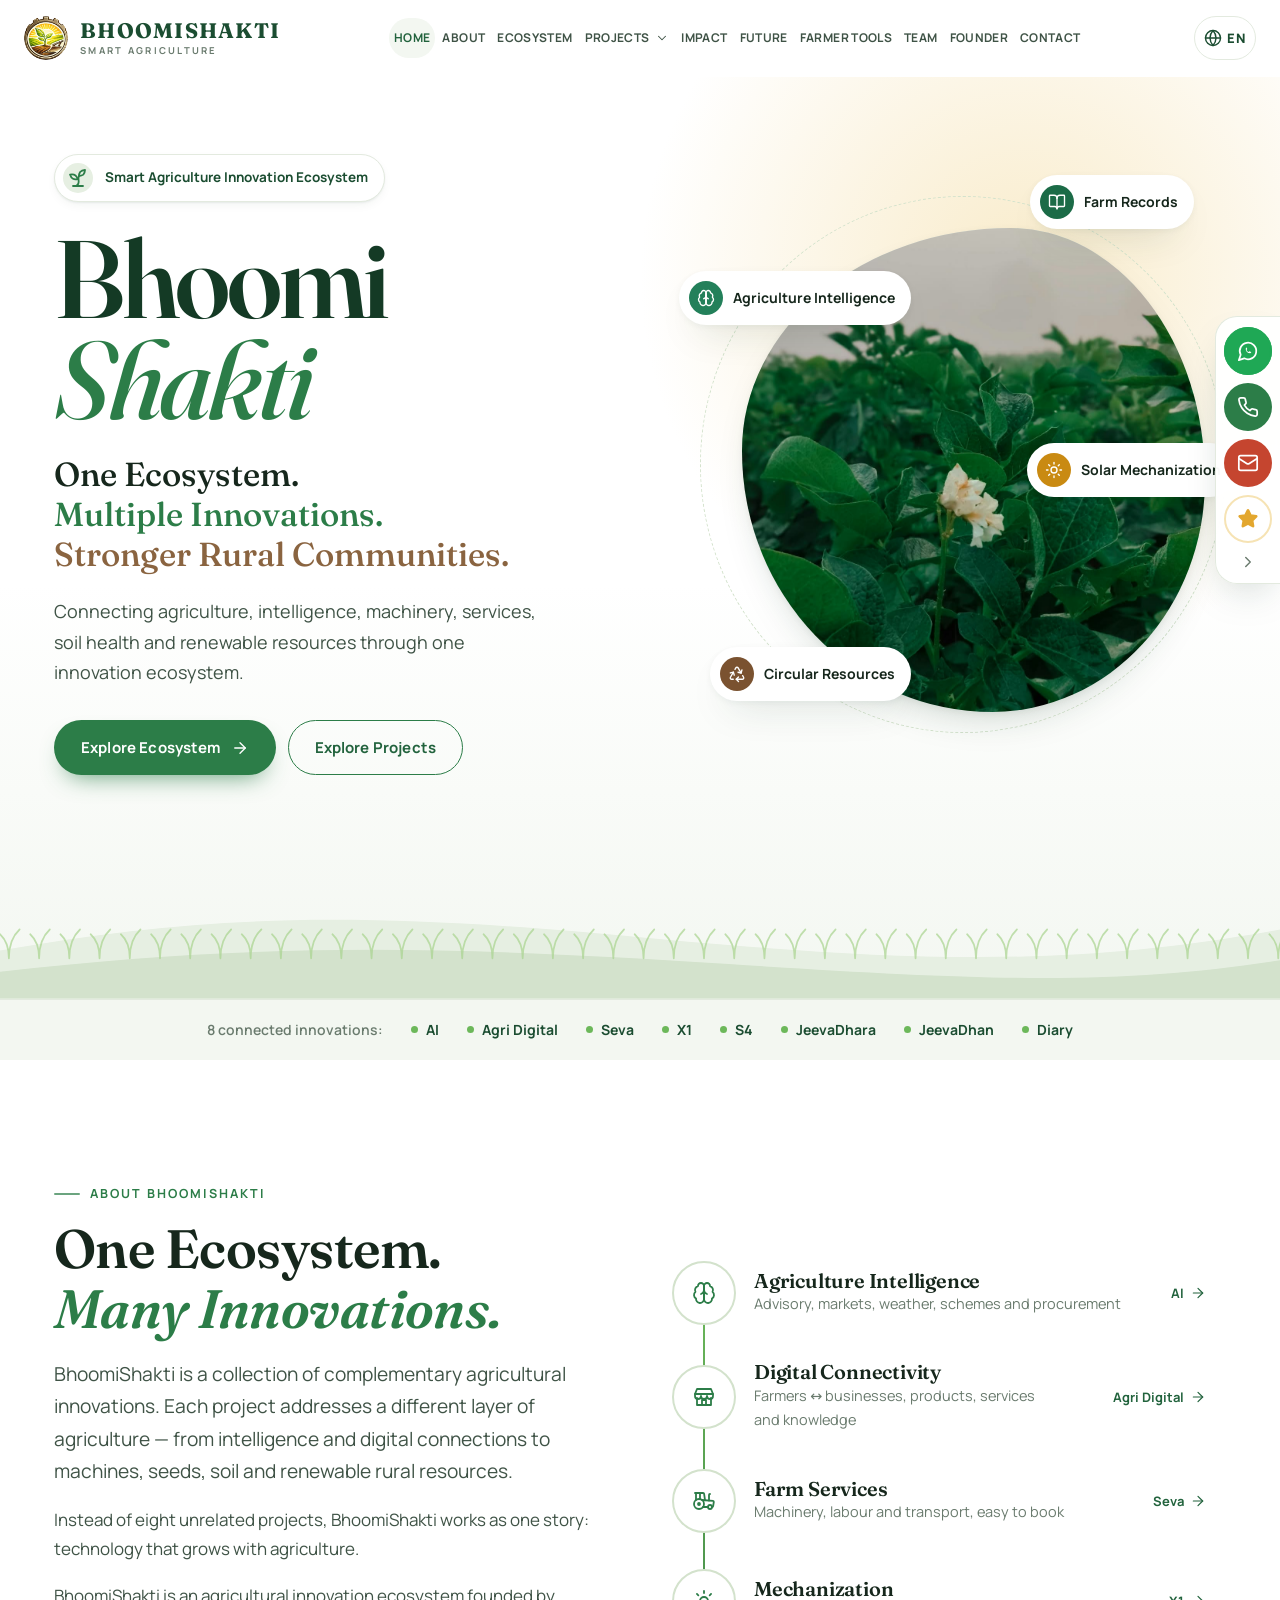
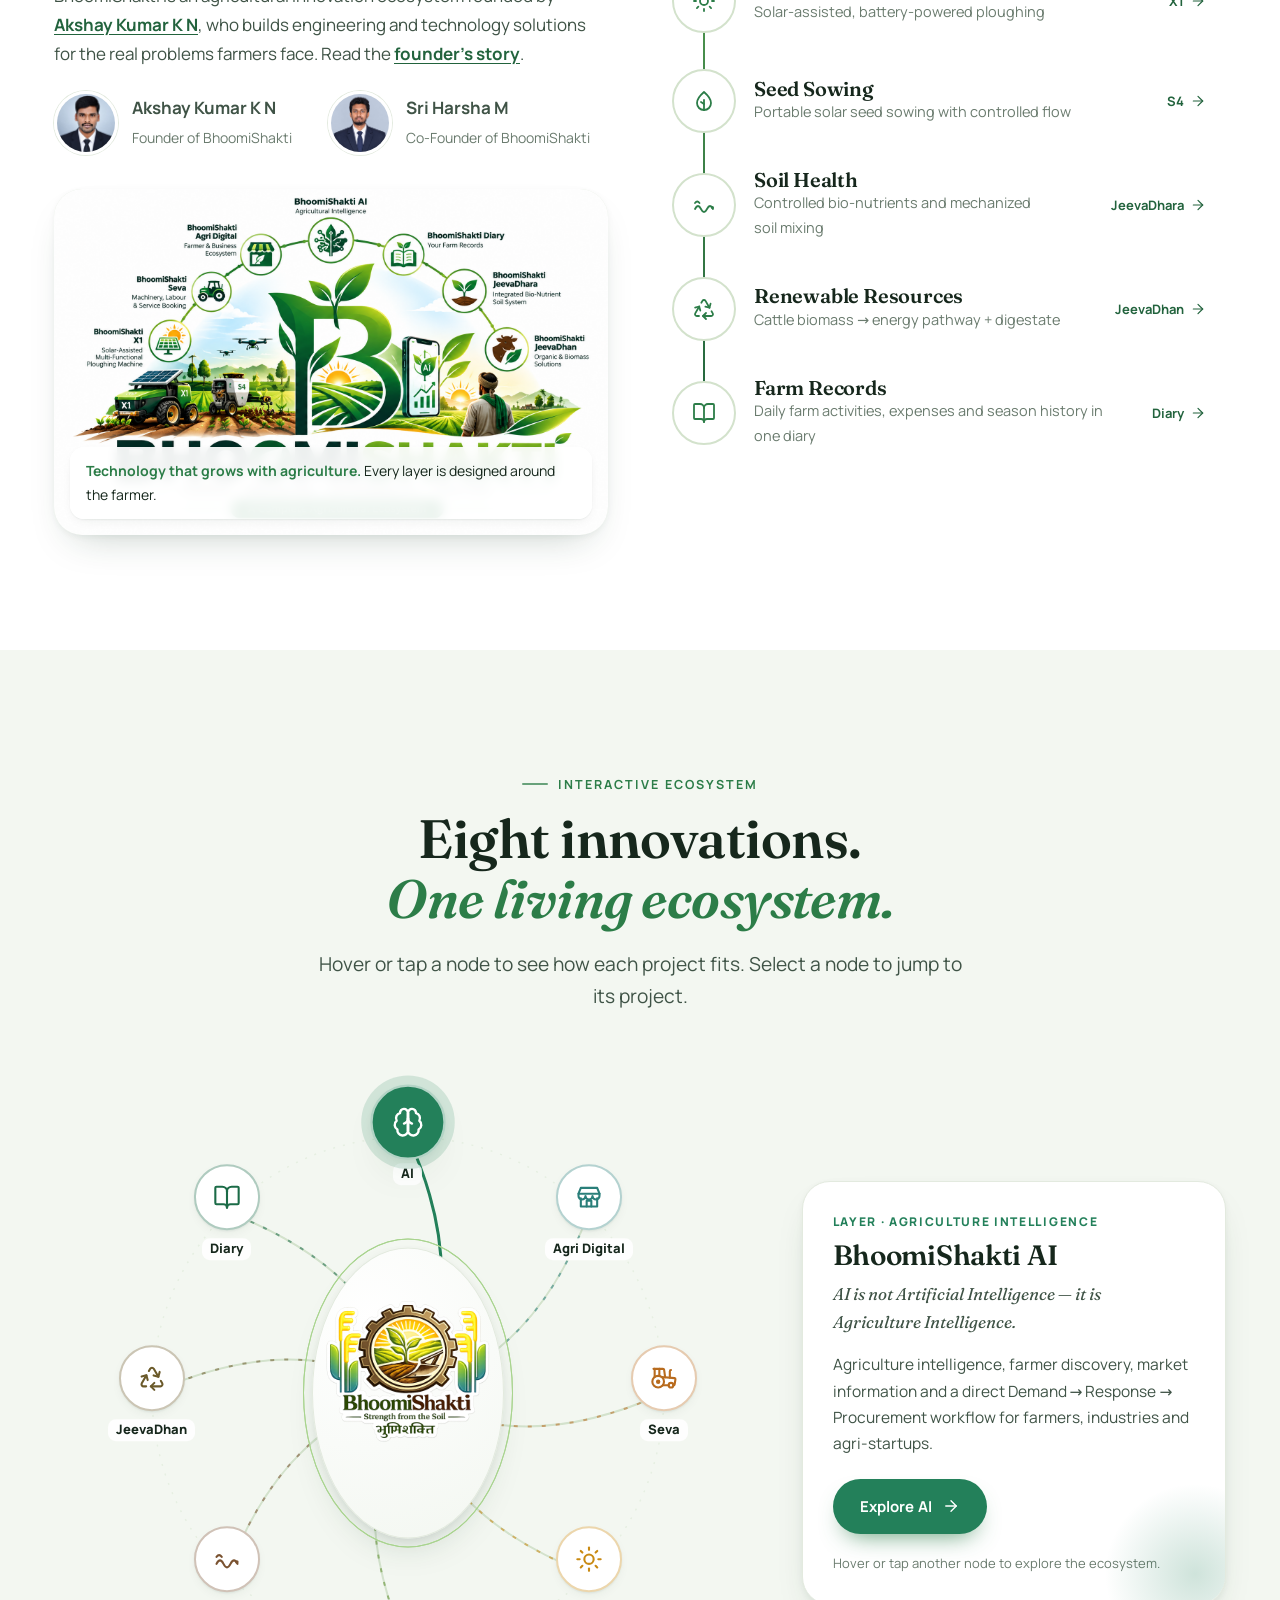
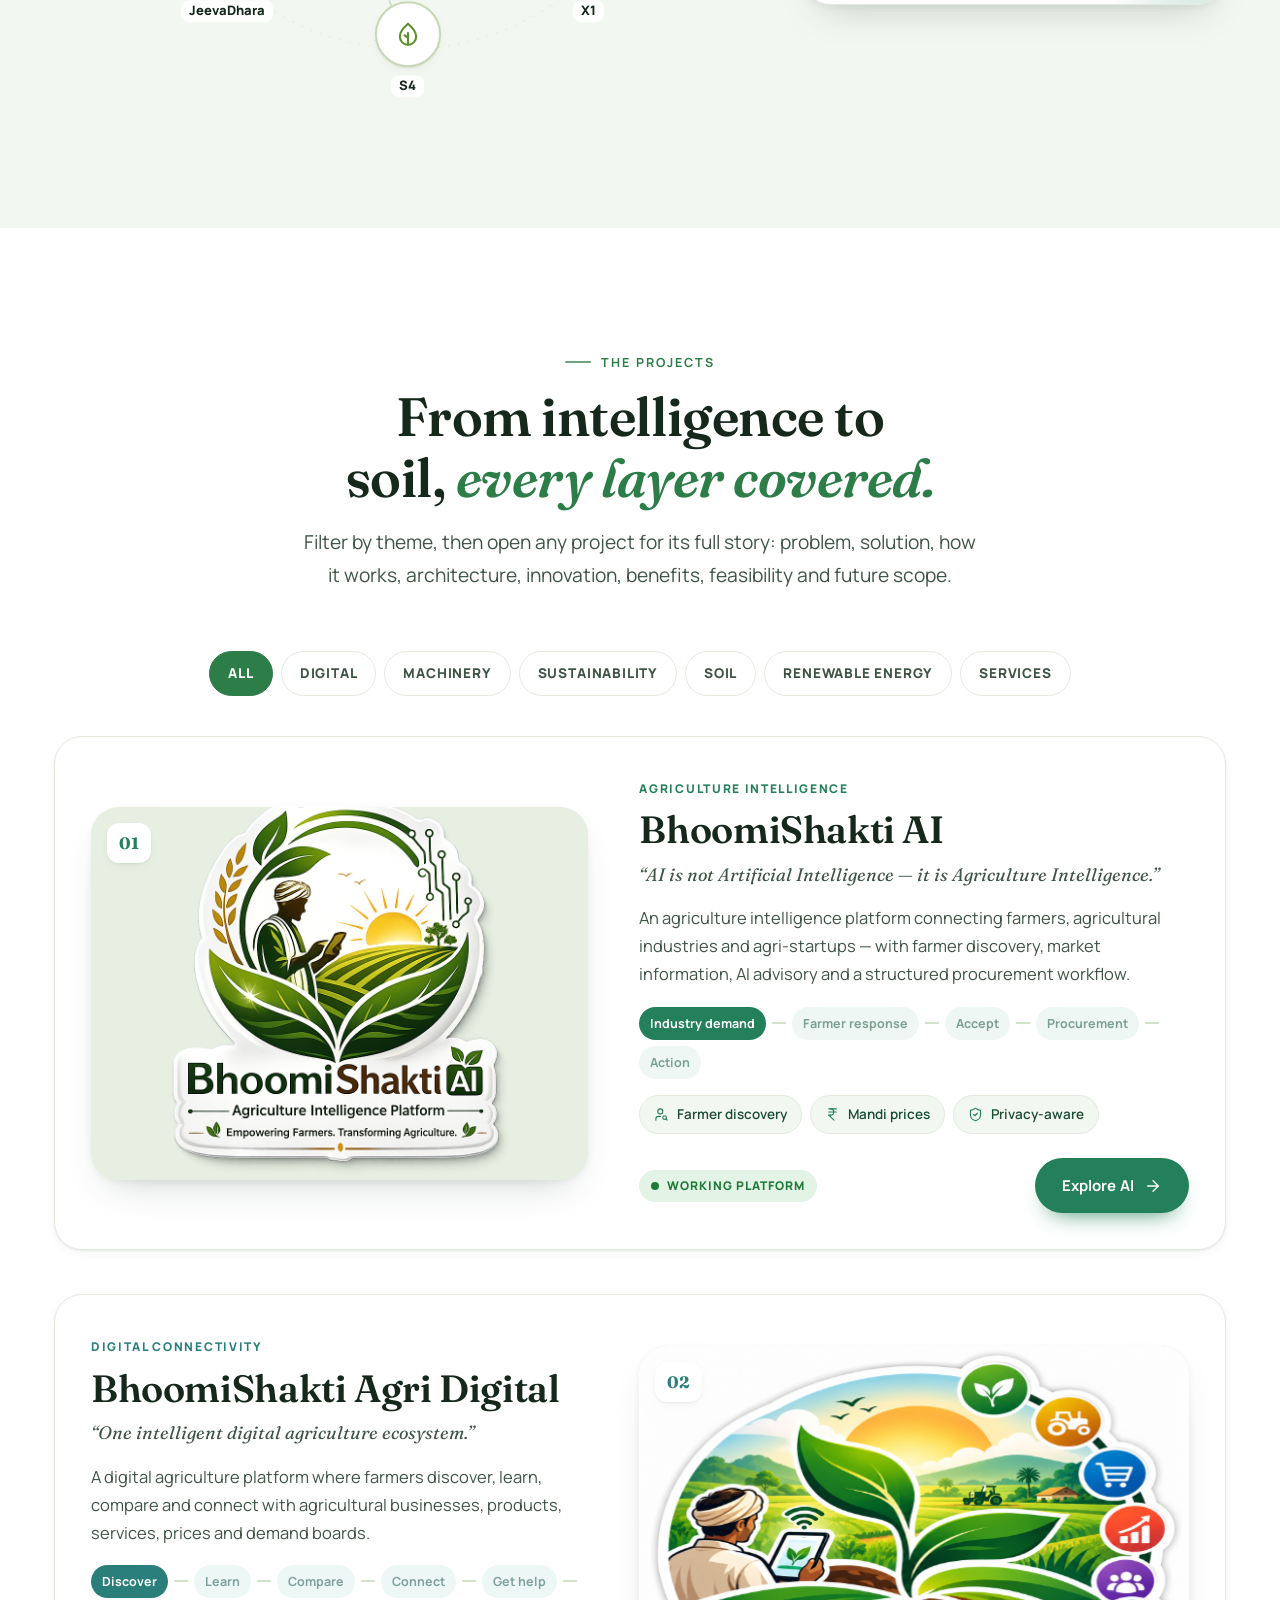
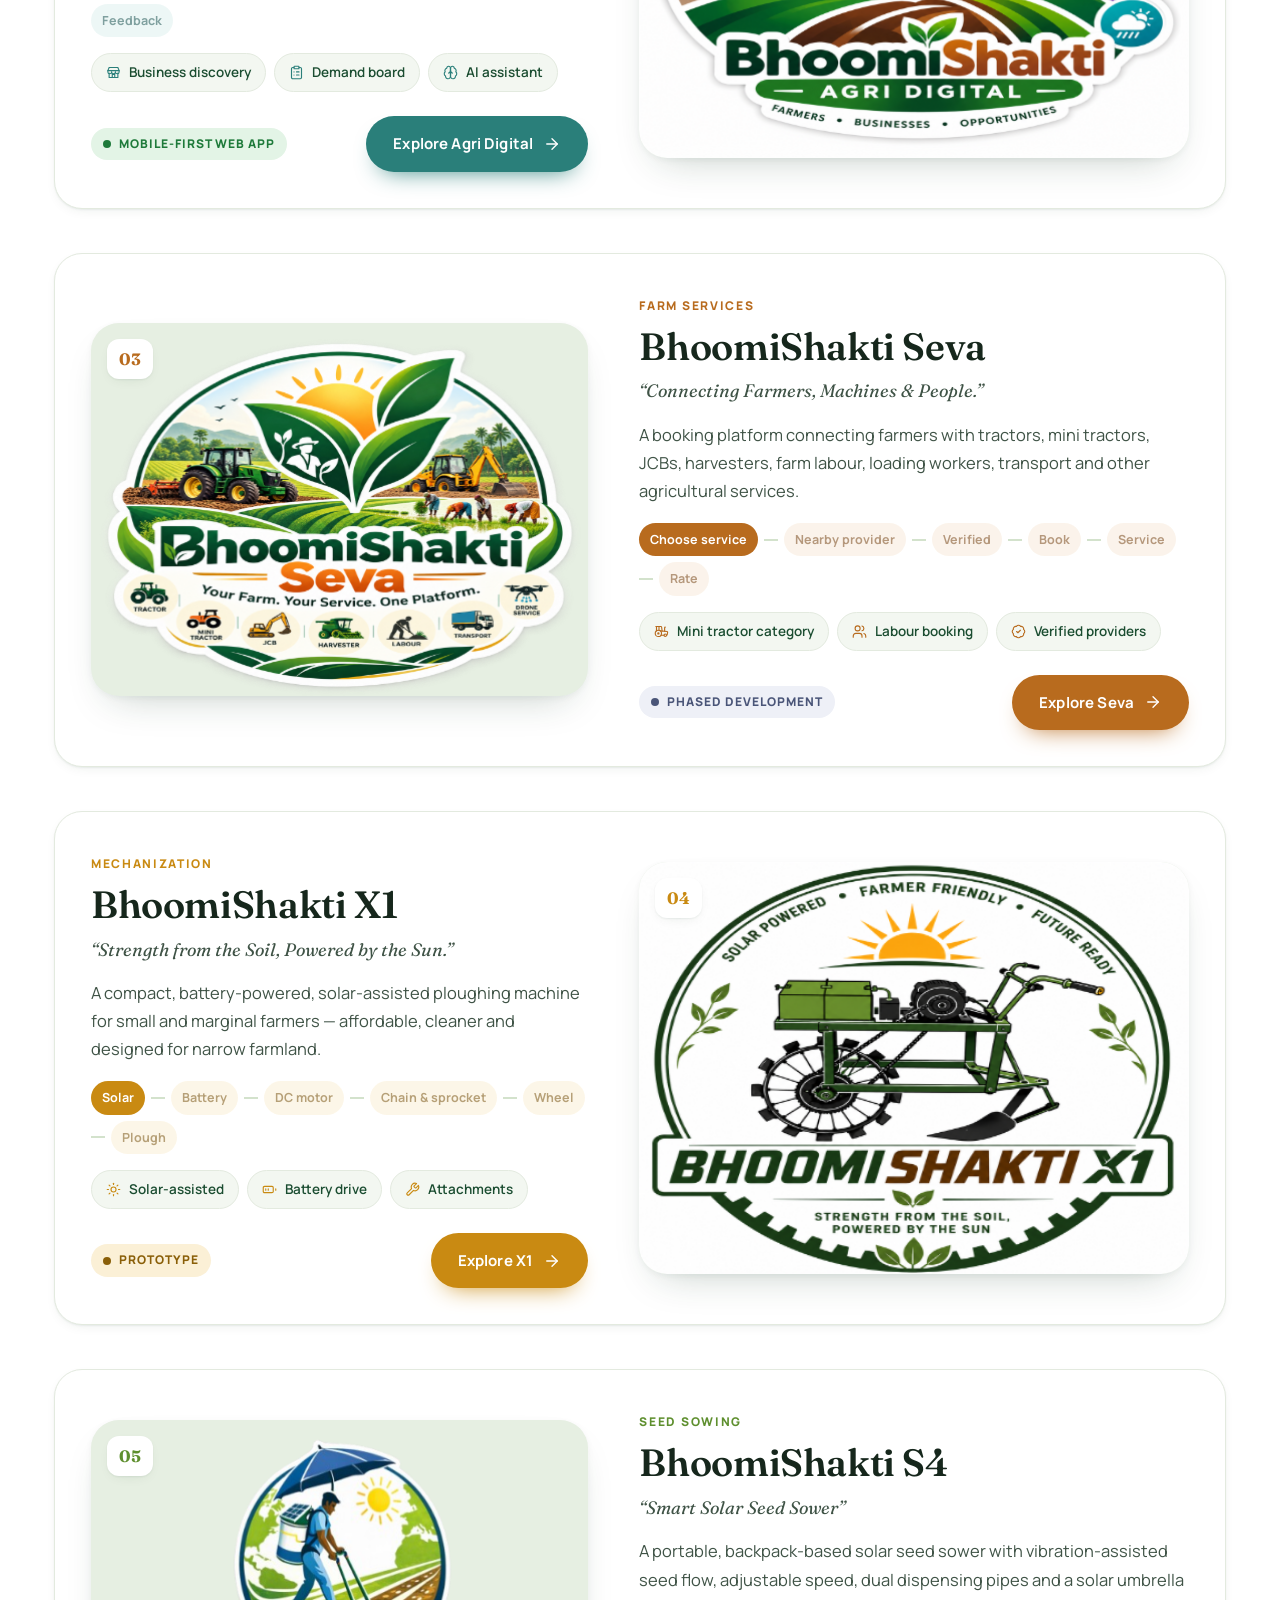
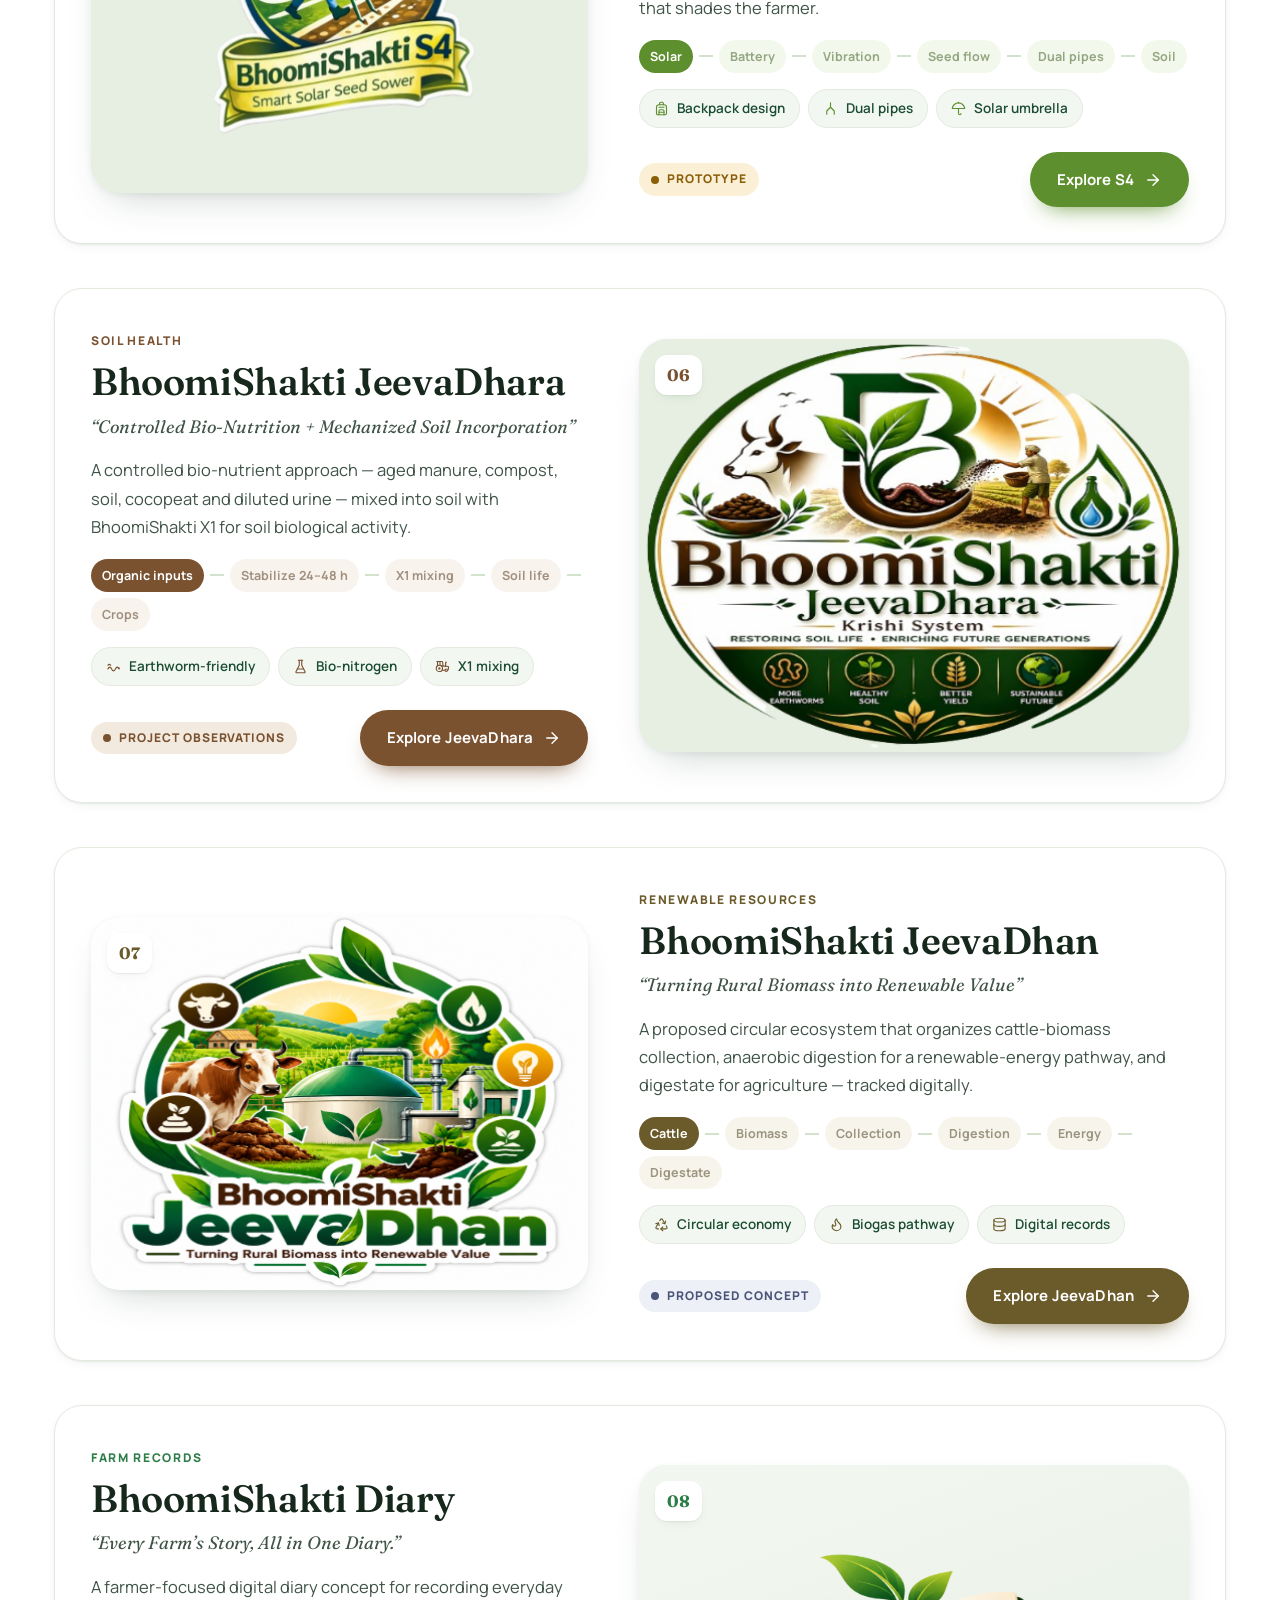
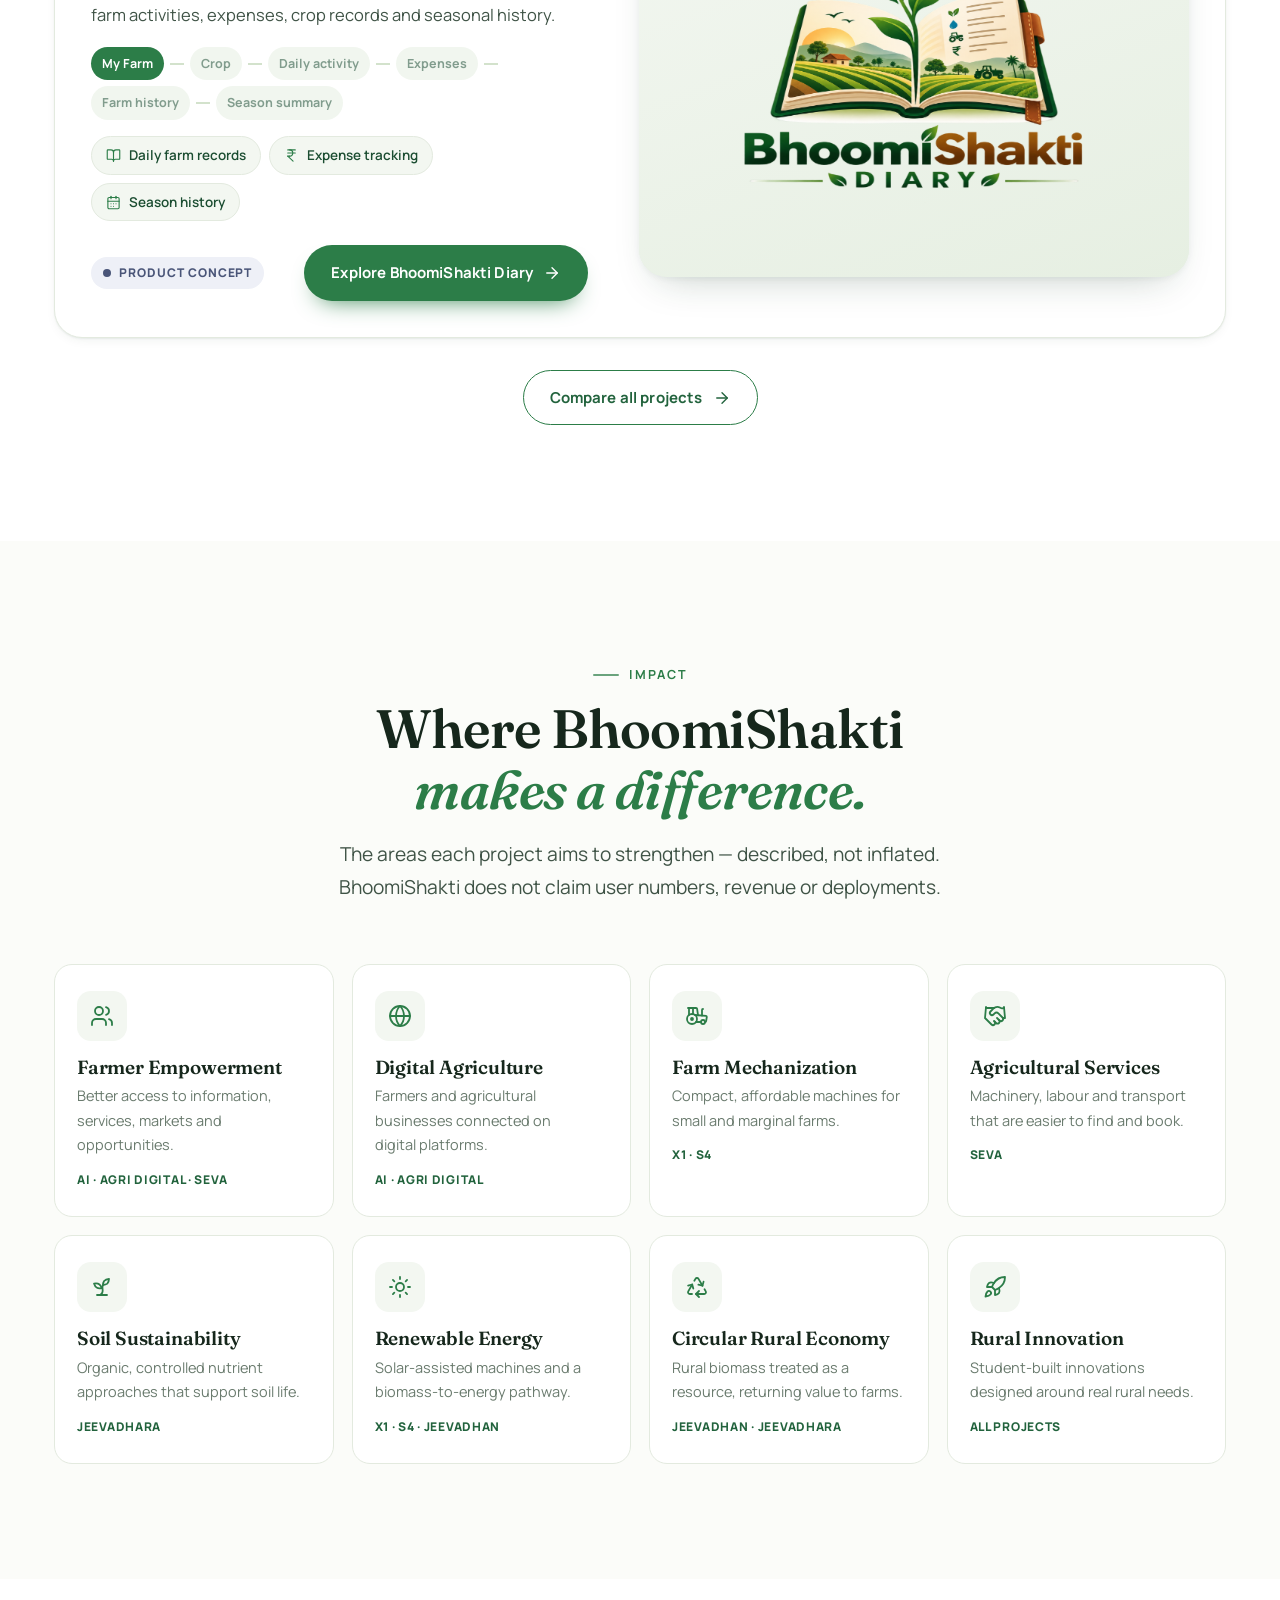
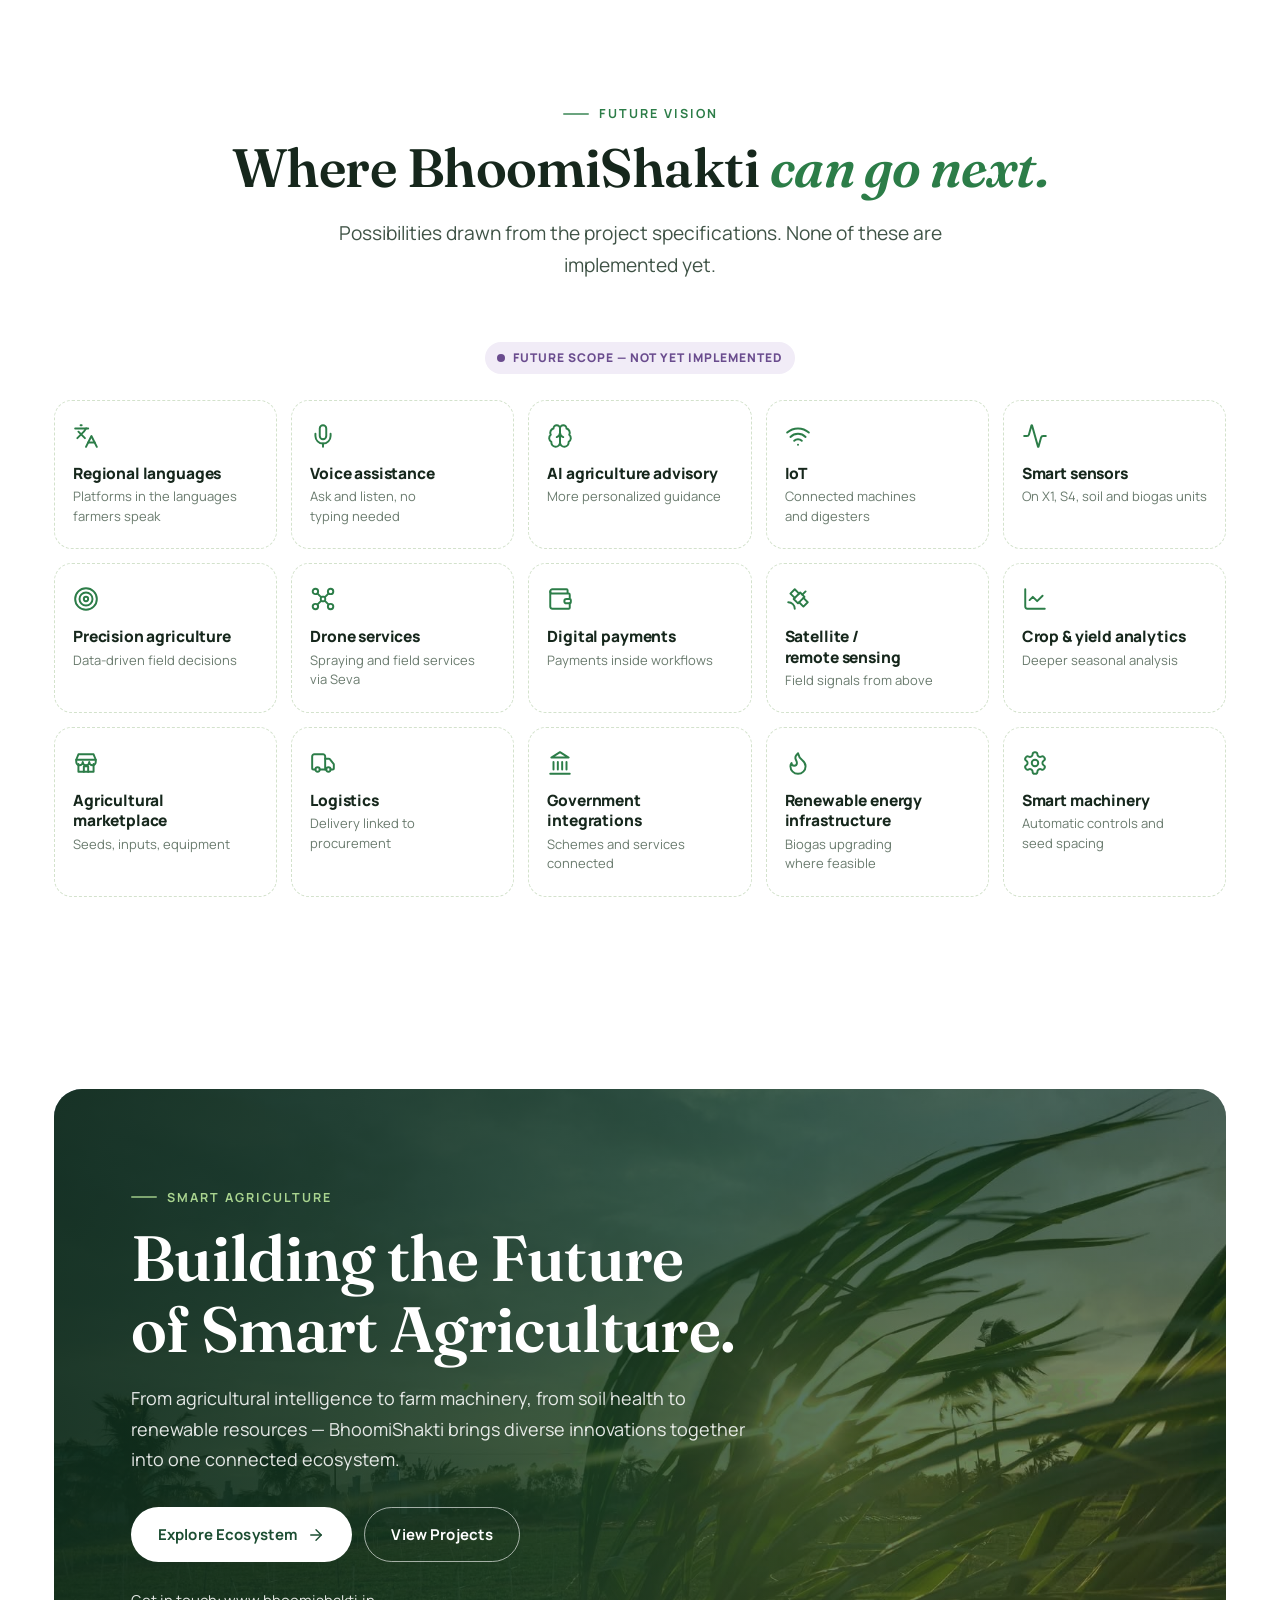
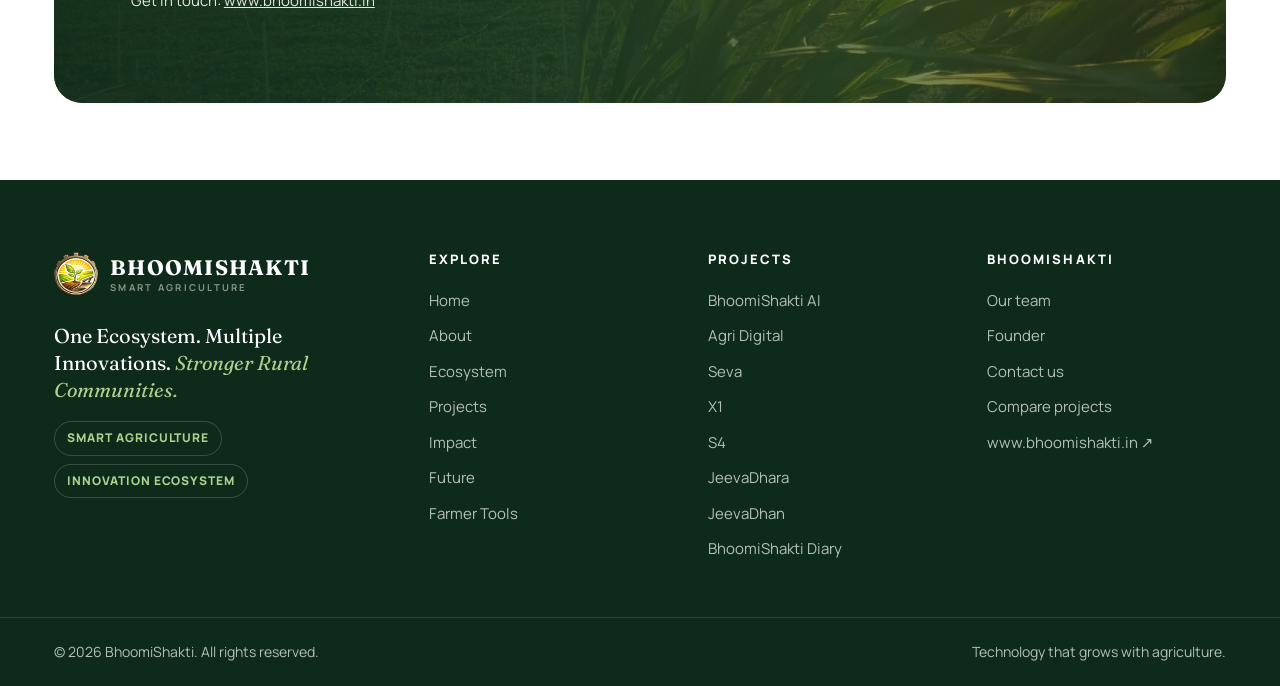
<file: index.html>
<!DOCTYPE html>
<html lang="en" class="js-off">
<head>
  <!-- Google tag (gtag.js) -->
<script async src="https://www.googletagmanager.com/gtag/js?id=G-LCF8DMRQYF"></script>
<script>
  window.dataLayer = window.dataLayer || [];
  function gtag(){dataLayer.push(arguments);}
  gtag('js', new Date());

  gtag('config', 'G-LCF8DMRQYF');
</script>
<meta charset="UTF-8">
<meta name="viewport" content="width=device-width, initial-scale=1.0, viewport-fit=cover">
<title>BhoomiShakti — Agricultural Innovation Ecosystem</title>
<meta name="description" content="BhoomiShakti is an agricultural innovation ecosystem founded by Akshay Kumar K N — eight connected projects for smart farming, machinery, soil and farm services.">
<link rel="canonical" href="https://www.bhoomishakti.in/">
<meta name="robots" content="index, follow">
<meta property="og:type" content="website">
<meta property="og:site_name" content="BhoomiShakti">
<meta property="og:title" content="BhoomiShakti — Agricultural Innovation Ecosystem">
<meta property="og:description" content="BhoomiShakti is an agricultural innovation ecosystem founded by Akshay Kumar K N — eight connected projects for smart farming, machinery, soil and farm services.">
<meta property="og:url" content="https://www.bhoomishakti.in/">
<meta name="twitter:card" content="summary_large_image">
<meta property="og:image" content="https://www.bhoomishakti.in/assets/images/home-hero-field.jpg">
<meta property="og:image:alt" content="Rows of young green crops stretching across an agricultural field">
<meta name="twitter:image" content="https://www.bhoomishakti.in/assets/images/home-hero-field.jpg">
<meta name="twitter:title" content="BhoomiShakti — Agricultural Innovation Ecosystem">
<meta name="twitter:description" content="BhoomiShakti is an agricultural innovation ecosystem founded by Akshay Kumar K N — eight connected projects for smart farming, machinery, soil and farm services.">
<script type="application/ld+json">{
 "@context": "https://schema.org",
 "@graph": [
  {
   "@type": "WebSite",
   "@id": "https://www.bhoomishakti.in/#website",
   "name": "BhoomiShakti",
   "alternateName": [
    "BhoomiShakti.in",
    "Bhoomi Shakti"
   ],
   "url": "https://www.bhoomishakti.in/",
   "description": "BhoomiShakti is an agricultural innovation ecosystem founded by Akshay Kumar K N — eight connected projects for smart farming, machinery, soil and farm services.",
   "inLanguage": "en",
   "publisher": {
    "@id": "https://www.bhoomishakti.in/#organization"
   }
  },
  {
   {
   "@type": "Organization",
   "@id": "https://www.bhoomishakti.in/#organization",
   "name": "BhoomiShakti",
   "url": "https://www.bhoomishakti.in/",
   "logo": {
    "@type": "ImageObject",
    "@id": "https://www.bhoomishakti.in/#logo",
    "url": "https://www.bhoomishakti.in/assets/images/bhoomishakti-logo.png",
    "contentUrl": "https://www.bhoomishakti.in/assets/images/bhoomishakti-logo.png",
    "width": 160,
    "height": 160,
    "caption": "BhoomiShakti logo"
   },
   "image": {
    "@id": "https://www.bhoomishakti.in/#logo"
   },
   "description": "BhoomiShakti is an agricultural innovation ecosystem founded by Akshay Kumar K N with Co-Founder Sri Harsha M — connecting smart farming, AI, machinery, soil health, and renewable rural resources.",
   "slogan": "Technology that grows with agriculture.",
   "founder": [
    {
     "@type": "Person",
     "@id": "https://www.bhoomishakti.in/founder.html#person",
     "name": "Akshay Kumar K N",
     "jobTitle": "Founder",
     "description": "Founder of BhoomiShakti, driving engineering and digital innovation across agricultural intelligence, farm platforms, soil health, and smart rural ecosystems.",
     "url": "https://www.bhoomishakti.in/founder.html",
     "image": {
      "@type": "ImageObject",
      "url": "https://www.bhoomishakti.in/assets/images/team/akshay-kumar-kn-founder-bhoomishakti.jpg",
      "contentUrl": "https://www.bhoomishakti.in/assets/images/team/akshay-kumar-kn-founder-bhoomishakti.jpg"
     }
    },
    {
     "@type": "Person",
     "@id": "https://www.bhoomishakti.in/sri-harsha.html#person",
     "name": "Sri Harsha M",
     "jobTitle": "Co-Founder",
     "description": "Co-Founder of BhoomiShakti specializing in electrical and solar systems, contributing to solar-assisted agricultural machinery and renewable rural energy projects.",
     "url": "https://www.bhoomishakti.in/sri-harsha.html",
     "image": {
      "@type": "ImageObject",
      "url": "https://www.bhoomishakti.in/assets/images/team/sriharsha.jpeg",
      "contentUrl": "https://www.bhoomishakti.in/assets/images/team/sriharsha.jpeg"
     }
    }
   ],
   "sameAs": [
    "https://github.com/Akshay-appu/Bhoomishakti"
   ]
  },
  {
   "@type": "WebPage",
   "@id": "https://www.bhoomishakti.in/#webpage",
   "url": "https://www.bhoomishakti.in/",
   "name": "BhoomiShakti — Agricultural Innovation Ecosystem",
   "description": "BhoomiShakti is an agricultural innovation ecosystem founded by Akshay Kumar K N — eight connected projects for smart farming, machinery, soil and farm services.",
   "isPartOf": {
    "@id": "https://www.bhoomishakti.in/#website"
   },
   "about": {
    "@id": "https://www.bhoomishakti.in/#organization"
   },
   "inLanguage": "en"
  }
 ]
}</script>
<meta name="theme-color" content="#FFFFFF">
<link rel="icon" type="image/png" href="assets/icons/favicon.png">
<link rel="preload" href="assets/fonts/fraunces.woff2" as="font" type="font/woff2" crossorigin>
<link rel="preload" href="assets/fonts/manrope.woff2" as="font" type="font/woff2" crossorigin>
<link rel="stylesheet" href="css/style.css">
</head>
<body class="">
<a class="skip-link" href="#main">Skip to content</a>
<svg xmlns="http://www.w3.org/2000/svg" style="display:none" aria-hidden="true"><defs><symbol id="i-linkedin" viewBox="0 0 24 24"><path d="M16 8a6 6 0 0 1 6 6v7h-4v-7a2 2 0 0 0-4 0v7h-4v-7a6 6 0 0 1 6-6Z"/><rect x="2" y="9" width="4" height="12"/><circle cx="4" cy="4" r="2"/></symbol><symbol id="i-github" viewBox="0 0 24 24"><path d="M15 22v-4a4.8 4.8 0 0 0-1-3.5c3 0 6-2 6-5.5.08-1.25-.27-2.48-1-3.5.28-1.15.28-2.35 0-3.5 0 0-1 0-3 1.5-2.64-.5-5.36-.5-8 0C6 2 5 2 5 2c-.3 1.15-.3 2.35 0 3.5A5.4 5.4 0 0 0 4 9c0 3.5 3 5.5 6 5.5-.39.49-.68 1.05-.85 1.65-.17.6-.22 1.23-.15 1.85v4"/><path d="M9 18c-4.51 2-5-2-7-2"/></symbol><symbol id="i-quote" viewBox="0 0 24 24"><path d="M3 21c3 0 7-1 7-8V5c0-1.25-.76-2.02-2-2H4c-1.25 0-2 .75-2 1.97V11c0 1.25.75 2 2 2 1 0 1 0 1 1v1c0 1-1 2-2 2s-1 .01-1 1.03V20c0 1 0 1 1 1z"/><path d="M15 21c3 0 7-1 7-8V5c0-1.25-.76-2.02-2-2h-4c-1.25 0-2 .75-2 1.97V11c0 1.25.75 2 2 2h.75c0 2.25.25 4-2.75 4v3c0 1 0 1 1 1z"/></symbol><symbol id="i-external" viewBox="0 0 24 24"><path d="M15 3h6v6"/><path d="M10 14 21 3"/><path d="M18 13v6a2 2 0 0 1-2 2H5a2 2 0 0 1-2-2V8a2 2 0 0 1 2-2h6"/></symbol><symbol id="i-user" viewBox="0 0 24 24"><circle cx="12" cy="8" r="5"/><path d="M20 21a8 8 0 0 0-16 0"/></symbol><symbol id="i-leaf" viewBox="0 0 24 24"><path d="M11 20A7 7 0 0 1 9.8 6.1C15.5 5 17 4.48 19 2c1 2 2 4.18 2 8 0 5.5-4.78 10-10 10Z"/><path d="M2 21c0-3 1.85-5.36 5.08-6C9.5 14.52 12 13 13 12"/></symbol><symbol id="i-sprout" viewBox="0 0 24 24"><path d="M7 20h10"/><path d="M10 20c5.5-2.5.8-6.4 3-10"/><path d="M9.5 9.4c1.1.8 1.8 2.2 2.3 3.7-2 .4-3.5.4-4.8-.3-1.2-.6-2.3-1.9-3-4.2 2.8-.5 4.4 0 5.5.8z"/><path d="M14.1 6a7 7 0 0 0-1.1 4c1.9-.1 3.3-.6 4.3-1.4 1-1 1.6-2.3 1.7-4.6-2.7.1-4 1-4.9 2z"/></symbol><symbol id="i-brain" viewBox="0 0 24 24"><path d="M12 5a3 3 0 1 0-5.997.125 4 4 0 0 0-2.526 5.77 4 4 0 0 0 .556 6.588A4 4 0 1 0 12 18Z"/><path d="M12 5a3 3 0 1 1 5.997.125 4 4 0 0 1 2.526 5.77 4 4 0 0 1-.556 6.588A4 4 0 1 1 12 18Z"/><path d="M12 5v13"/><path d="M9 13a4.5 4.5 0 0 0 3-4"/><path d="M15 13a4.5 4.5 0 0 1-3-4"/></symbol><symbol id="i-store" viewBox="0 0 24 24"><path d="M3 9 5 4h14l2 5"/><path d="M3 9h18v2a3 3 0 0 1-6 0 3 3 0 0 1-6 0 3 3 0 0 1-6 0Z"/><path d="M5 13v7h14v-7"/><path d="M10 20v-5h4v5"/></symbol><symbol id="i-tractor" viewBox="0 0 24 24"><path d="m10 11 11 .9a1 1 0 0 1 .8 1.1l-.665 4.158a1 1 0 0 1-.988.842H20"/><path d="M16 18h-5"/><path d="M18 5a1 1 0 0 0-1 1v5.573"/><path d="M3 4h8.129a1 1 0 0 1 .99.863L13 11.246"/><path d="M4 11V4"/><path d="M8 10.1V4"/><circle cx="18" cy="18" r="2"/><circle cx="7" cy="15" r="5"/><circle cx="7" cy="15" r="1"/></symbol><symbol id="i-sun" viewBox="0 0 24 24"><circle cx="12" cy="12" r="4"/><path d="M12 2v2"/><path d="M12 20v2"/><path d="m4.93 4.93 1.41 1.41"/><path d="m17.66 17.66 1.41 1.41"/><path d="M2 12h2"/><path d="M20 12h2"/><path d="m6.34 17.66-1.41 1.41"/><path d="m19.07 4.93-1.41 1.41"/></symbol><symbol id="i-seed" viewBox="0 0 24 24"><path d="M12 21c-4 0-7-3-7-7 0-5 7-11 7-11s7 6 7 11c0 4-3 7-7 7Z"/><path d="M12 21V11"/><path d="M12 15l-3-2"/></symbol><symbol id="i-worm" viewBox="0 0 24 24"><path d="M3 16c2-4 4-4 6 0s4 4 6 0 4-4 6 0"/><circle cx="20.5" cy="14.5" r=".6" fill="currentColor"/><path d="M3 10c1.5-2 3-2 4.5 0"/></symbol><symbol id="i-recycle" viewBox="0 0 24 24"><path d="M7 19H4.815a1.83 1.83 0 0 1-1.57-.881 1.785 1.785 0 0 1-.004-1.784L7.196 9.5"/><path d="M11 19h8.203a1.83 1.83 0 0 0 1.556-.89 1.784 1.784 0 0 0 0-1.775l-1.226-2.12"/><path d="m14 16-3 3 3 3"/><path d="M8.293 13.596 7.196 9.5 3.1 10.598"/><path d="m9.344 5.811 1.093-1.892A1.83 1.83 0 0 1 11.985 3a1.784 1.784 0 0 1 1.546.888l3.943 6.843"/><path d="m13.378 9.633 4.096 1.098 1.097-4.096"/></symbol><symbol id="i-arrow" viewBox="0 0 24 24"><path d="M5 12h14"/><path d="m12 5 7 7-7 7"/></symbol><symbol id="i-arrow-down" viewBox="0 0 24 24"><path d="M12 5v14"/><path d="m19 12-7 7-7-7"/></symbol><symbol id="i-chevron" viewBox="0 0 24 24"><path d="m6 9 6 6 6-6"/></symbol><symbol id="i-chevron-left" viewBox="0 0 24 24"><path d="m15 18-6-6 6-6"/></symbol><symbol id="i-chevron-right" viewBox="0 0 24 24"><path d="m9 18 6-6-6-6"/></symbol><symbol id="i-up" viewBox="0 0 24 24"><path d="m18 15-6-6-6 6"/></symbol><symbol id="i-menu" viewBox="0 0 24 24"><path d="M4 6h16"/><path d="M4 12h16"/><path d="M4 18h16"/></symbol><symbol id="i-close" viewBox="0 0 24 24"><path d="M18 6 6 18"/><path d="m6 6 12 12"/></symbol><symbol id="i-plus" viewBox="0 0 24 24"><path d="M5 12h14"/><path d="M12 5v14"/></symbol><symbol id="i-check" viewBox="0 0 24 24"><path d="M20 6 9 17l-5-5"/></symbol><symbol id="i-users" viewBox="0 0 24 24"><path d="M16 21v-2a4 4 0 0 0-4-4H6a4 4 0 0 0-4 4v2"/><circle cx="9" cy="7" r="4"/><path d="M22 21v-2a4 4 0 0 0-3-3.87"/><path d="M16 3.13a4 4 0 0 1 0 7.75"/></symbol><symbol id="i-user-search" viewBox="0 0 24 24"><circle cx="10" cy="7" r="4"/><path d="M10.3 15H7a4 4 0 0 0-4 4v2"/><circle cx="17" cy="17" r="3"/><path d="m21 21-1.9-1.9"/></symbol><symbol id="i-search" viewBox="0 0 24 24"><circle cx="11" cy="11" r="8"/><path d="m21 21-4.3-4.3"/></symbol><symbol id="i-pin" viewBox="0 0 24 24"><path d="M20 10c0 5-5.5 10.2-7.4 11.8a1 1 0 0 1-1.2 0C9.5 20.2 4 15 4 10a8 8 0 0 1 16 0"/><circle cx="12" cy="10" r="3"/></symbol><symbol id="i-message" viewBox="0 0 24 24"><path d="M14 9a2 2 0 0 1-2 2H6l-4 4V4a2 2 0 0 1 2-2h8a2 2 0 0 1 2 2z"/><path d="M18 9h2a2 2 0 0 1 2 2v11l-4-4h-6a2 2 0 0 1-2-2v-1"/></symbol><symbol id="i-package" viewBox="0 0 24 24"><path d="m16 16 2 2 4-4"/><path d="M21 10V8a2 2 0 0 0-1-1.73l-7-4a2 2 0 0 0-2 0l-7 4A2 2 0 0 0 3 8v8a2 2 0 0 0 1 1.73l7 4a2 2 0 0 0 2 0l2-1.14"/><path d="m7.5 4.27 9 5.15"/><path d="M3.29 7 12 12l8.71-5"/><path d="M12 22V12"/></symbol><symbol id="i-megaphone" viewBox="0 0 24 24"><path d="m3 11 18-5v12L3 14v-3z"/><path d="M11.6 16.8a3 3 0 1 1-5.8-1.6"/></symbol><symbol id="i-cloud" viewBox="0 0 24 24"><path d="M12 2v2"/><path d="m4.93 4.93 1.41 1.41"/><path d="M20 12h2"/><path d="m19.07 4.93-1.41 1.41"/><path d="M15.947 12.65a4 4 0 0 0-5.925-4.128"/><path d="M13 22H7a5 5 0 1 1 4.9-6H13a3 3 0 0 1 0 6Z"/></symbol><symbol id="i-landmark" viewBox="0 0 24 24"><path d="M3 22h18"/><path d="M6 18v-7"/><path d="M10 18v-7"/><path d="M14 18v-7"/><path d="M18 18v-7"/><path d="M12 2 20 7H4z"/></symbol><symbol id="i-rupee" viewBox="0 0 24 24"><path d="M6 3h12"/><path d="M6 8h12"/><path d="m6 13 8.5 8"/><path d="M6 13h3"/><path d="M9 13c6.667 0 6.667-10 0-10"/></symbol><symbol id="i-calendar" viewBox="0 0 24 24"><rect width="18" height="18" x="3" y="4" rx="2"/><path d="M16 2v4"/><path d="M8 2v4"/><path d="M3 10h18"/><path d="M8 14h.01"/><path d="M12 14h.01"/><path d="M16 14h.01"/><path d="M8 18h.01"/><path d="M12 18h.01"/></symbol><symbol id="i-microscope" viewBox="0 0 24 24"><path d="M6 18h8"/><path d="M3 22h18"/><path d="M14 22a7 7 0 1 0 0-14h-1"/><path d="M9 14h2"/><path d="M9 12a2 2 0 0 1-2-2V6h6v4a2 2 0 0 1-2 2Z"/><path d="M12 6V3a1 1 0 0 0-1-1H9a1 1 0 0 0-1 1v3"/></symbol><symbol id="i-handshake" viewBox="0 0 24 24"><path d="m11 17 2 2a1 1 0 1 0 3-3"/><path d="m14 14 2.5 2.5a1 1 0 1 0 3-3l-3.88-3.88a3 3 0 0 0-4.24 0l-.88.88a1 1 0 1 1-3-3l2.81-2.81a5.79 5.79 0 0 1 7.06-.87l.47.28a2 2 0 0 0 1.42.25L21 4"/><path d="m21 3 1 11h-2"/><path d="M3 3 2 14l6.5 6.5a1 1 0 1 0 3-3"/><path d="M3 4h8"/></symbol><symbol id="i-shield" viewBox="0 0 24 24"><path d="M20 13c0 5-3.5 7.5-7.66 8.95a1 1 0 0 1-.67-.01C7.5 20.5 4 18 4 13V6a1 1 0 0 1 1-1c2 0 4.5-1.2 6.24-2.72a1.17 1.17 0 0 1 1.52 0C14.51 3.81 17 5 19 5a1 1 0 0 1 1 1z"/><path d="m9 12 2 2 4-4"/></symbol><symbol id="i-eye-off" viewBox="0 0 24 24"><path d="M10.733 5.076a10.744 10.744 0 0 1 11.205 6.575 1 1 0 0 1 0 .696 10.747 10.747 0 0 1-1.444 2.49"/><path d="M14.084 14.158a3 3 0 0 1-4.242-4.242"/><path d="M17.479 17.499a10.75 10.75 0 0 1-15.417-5.151 1 1 0 0 1 0-.696 10.75 10.75 0 0 1 4.446-5.143"/><path d="m2 2 20 20"/></symbol><symbol id="i-layers" viewBox="0 0 24 24"><path d="m12.83 2.18a2 2 0 0 0-1.66 0L2.6 6.08a1 1 0 0 0 0 1.83l8.58 3.91a2 2 0 0 0 1.66 0l8.58-3.9a1 1 0 0 0 0-1.83Z"/><path d="m22 17.65-9.17 4.16a2 2 0 0 1-1.66 0L2 17.65"/><path d="m22 12.65-9.17 4.16a2 2 0 0 1-1.66 0L2 12.65"/></symbol><symbol id="i-network" viewBox="0 0 24 24"><rect x="16" y="16" width="6" height="6" rx="1"/><rect x="2" y="16" width="6" height="6" rx="1"/><rect x="9" y="2" width="6" height="6" rx="1"/><path d="M5 16v-3a1 1 0 0 1 1-1h12a1 1 0 0 1 1 1v3"/><path d="M12 12V8"/></symbol><symbol id="i-globe" viewBox="0 0 24 24"><circle cx="12" cy="12" r="10"/><path d="M12 2a14.5 14.5 0 0 0 0 20 14.5 14.5 0 0 0 0-20"/><path d="M2 12h20"/></symbol><symbol id="i-server" viewBox="0 0 24 24"><rect width="20" height="8" x="2" y="2" rx="2"/><rect width="20" height="8" x="2" y="14" rx="2"/><path d="M6 6h.01"/><path d="M6 18h.01"/></symbol><symbol id="i-database" viewBox="0 0 24 24"><ellipse cx="12" cy="5" rx="9" ry="3"/><path d="M3 5v14a9 3 0 0 0 18 0V5"/><path d="M3 12a9 3 0 0 0 18 0"/></symbol><symbol id="i-code" viewBox="0 0 24 24"><path d="m16 18 6-6-6-6"/><path d="m8 6-6 6 6 6"/></symbol><symbol id="i-battery" viewBox="0 0 24 24"><rect x="2" y="7" width="16" height="10" rx="2"/><path d="M22 11v2"/><path d="M6 11v2"/><path d="M10 11v2"/></symbol><symbol id="i-zap" viewBox="0 0 24 24"><path d="M4 14a1 1 0 0 1-.78-1.63l9.9-10.2a.5.5 0 0 1 .86.46l-1.92 6.02A1 1 0 0 0 13 10h7a1 1 0 0 1 .78 1.63l-9.9 10.2a.5.5 0 0 1-.86-.46l1.92-6.02A1 1 0 0 0 11 14z"/></symbol><symbol id="i-cog" viewBox="0 0 24 24"><path d="M12.22 2h-.44a2 2 0 0 0-2 2v.18a2 2 0 0 1-1 1.73l-.43.25a2 2 0 0 1-2 0l-.15-.08a2 2 0 0 0-2.73.73l-.22.38a2 2 0 0 0 .73 2.73l.15.1a2 2 0 0 1 1 1.72v.51a2 2 0 0 1-1 1.74l-.15.09a2 2 0 0 0-.73 2.73l.22.38a2 2 0 0 0 2.73.73l.15-.08a2 2 0 0 1 2 0l.43.25a2 2 0 0 1 1 1.73V20a2 2 0 0 0 2 2h.44a2 2 0 0 0 2-2v-.18a2 2 0 0 1 1-1.73l.43-.25a2 2 0 0 1 2 0l.15.08a2 2 0 0 0 2.73-.73l.22-.39a2 2 0 0 0-.73-2.73l-.15-.08a2 2 0 0 1-1-1.74v-.5a2 2 0 0 1 1-1.74l.15-.09a2 2 0 0 0 .73-2.73l-.22-.38a2 2 0 0 0-2.73-.73l-.15.08a2 2 0 0 1-2 0l-.43-.25a2 2 0 0 1-1-1.73V4a2 2 0 0 0-2-2z"/><circle cx="12" cy="12" r="3"/></symbol><symbol id="i-wheel" viewBox="0 0 24 24"><circle cx="12" cy="12" r="9"/><circle cx="12" cy="12" r="2"/><path d="M12 3v7"/><path d="M12 14v7"/><path d="M3 12h7"/><path d="M14 12h7"/></symbol><symbol id="i-chain" viewBox="0 0 24 24"><path d="M9 17H7A5 5 0 0 1 7 7h2"/><path d="M15 7h2a5 5 0 1 1 0 10h-2"/><path d="M8 12h8"/></symbol><symbol id="i-blade" viewBox="0 0 24 24"><path d="M4 20 14 8l6-4-2 7-12 11"/><path d="M4 20h7"/></symbol><symbol id="i-panel" viewBox="0 0 24 24"><rect x="3" y="4" width="18" height="11" rx="1"/><path d="M3 9.5h18"/><path d="M9 4v11"/><path d="M15 4v11"/><path d="M12 15v5"/><path d="M8 20h8"/></symbol><symbol id="i-umbrella" viewBox="0 0 24 24"><path d="M22 12a10.06 10.06 0 0 0-20 0Z"/><path d="M12 12v8a2 2 0 0 0 4 0"/><path d="M12 2v1"/></symbol><symbol id="i-backpack" viewBox="0 0 24 24"><path d="M4 10a4 4 0 0 1 4-4h8a4 4 0 0 1 4 4v10a2 2 0 0 1-2 2H6a2 2 0 0 1-2-2Z"/><path d="M8 10h8"/><path d="M8 18h8"/><path d="M8 22v-6a2 2 0 0 1 2-2h4a2 2 0 0 1 2 2v6"/><path d="M9 6V4a2 2 0 0 1 2-2h2a2 2 0 0 1 2 2v2"/></symbol><symbol id="i-sliders" viewBox="0 0 24 24"><path d="M4 21v-7"/><path d="M4 10V3"/><path d="M12 21v-9"/><path d="M12 8V3"/><path d="M20 21v-5"/><path d="M20 12V3"/><path d="M2 14h4"/><path d="M10 8h4"/><path d="M18 16h4"/></symbol><symbol id="i-pipes" viewBox="0 0 24 24"><path d="M12 3v7"/><path d="M12 10 6 16v5"/><path d="m12 10 6 6v5"/></symbol><symbol id="i-vibrate" viewBox="0 0 24 24"><path d="m2 8 2 2-2 2 2 2-2 2"/><path d="m22 8-2 2 2 2-2 2 2 2"/><rect width="8" height="14" x="8" y="5" rx="1"/></symbol><symbol id="i-droplet" viewBox="0 0 24 24"><path d="M12 22a7 7 0 0 0 7-7c0-2-1-3.9-3-5.5s-3.5-4-4-6.5c-.5 2.5-2 4.9-4 6.5C6 11.1 5 13 5 15a7 7 0 0 0 7 7z"/></symbol><symbol id="i-flask" viewBox="0 0 24 24"><path d="M10 2v7.527a2 2 0 0 1-.211.896L4.72 20.55a1 1 0 0 0 .9 1.45h12.76a1 1 0 0 0 .9-1.45l-5.069-10.127A2 2 0 0 1 14 9.527V2"/><path d="M8.5 2h7"/><path d="M7 16h10"/></symbol><symbol id="i-factory" viewBox="0 0 24 24"><path d="M2 20a2 2 0 0 0 2 2h16a2 2 0 0 0 2-2V8l-7 5V8l-7 5V4a2 2 0 0 0-2-2H4a2 2 0 0 0-2 2Z"/><path d="M17 18h1"/><path d="M12 18h1"/><path d="M7 18h1"/></symbol><symbol id="i-flame" viewBox="0 0 24 24"><path d="M8.5 14.5A2.5 2.5 0 0 0 11 12c0-1.38-.5-2-1-3-1.072-2.143-.224-4.054 2-6 .5 2.5 2 4.9 4 6.5 2 1.6 3 3.5 3 5.5a7 7 0 1 1-14 0c0-1.153.433-2.294 1-3a2.5 2.5 0 0 0 2.5 2.5z"/></symbol><symbol id="i-cow" viewBox="0 0 24 24"><path d="M5 9c-1.5 0-3-1-3-3 2 0 3 .5 4 1.5"/><path d="M19 9c1.5 0 3-1 3-3-2 0-3 .5-4 1.5"/><path d="M6 8.5C6 6 8.5 4 12 4s6 2 6 4.5V14a6 6 0 0 1-12 0Z"/><ellipse cx="12" cy="15.5" rx="3.5" ry="2.5"/><path d="M10.5 15.5h.01"/><path d="M13.5 15.5h.01"/><path d="M9 10h.01"/><path d="M15 10h.01"/></symbol><symbol id="i-truck" viewBox="0 0 24 24"><path d="M14 18V6a2 2 0 0 0-2-2H4a2 2 0 0 0-2 2v11a1 1 0 0 0 1 1h2"/><path d="M15 18H9"/><path d="M19 18h2a1 1 0 0 0 1-1v-3.65a1 1 0 0 0-.22-.624l-3.48-4.35A1 1 0 0 0 17.52 8H14"/><circle cx="17" cy="18" r="2"/><circle cx="7" cy="18" r="2"/></symbol><symbol id="i-drone" viewBox="0 0 24 24"><circle cx="5" cy="5" r="2.5"/><circle cx="19" cy="5" r="2.5"/><circle cx="5" cy="19" r="2.5"/><circle cx="19" cy="19" r="2.5"/><path d="M7 7l3 3"/><path d="m17 7-3 3"/><path d="m7 17 3-3"/><path d="m17 17-3-3"/><rect x="10" y="10" width="4" height="4" rx="1"/></symbol><symbol id="i-digger" viewBox="0 0 24 24"><path d="M2 18h12"/><circle cx="4.5" cy="18" r="2.5"/><circle cx="11.5" cy="18" r="2.5"/><path d="M3 15V11h6l2 4"/><path d="M9 11 14 5l5 3-2 4h-3"/><path d="M19 8v5"/></symbol><symbol id="i-water" viewBox="0 0 24 24"><path d="M2 6c.6.5 1.2 1 2.5 1C7 7 7 5 9.5 5c2.6 0 2.4 2 5 2 2.5 0 2.5-2 5-2 1.3 0 1.9.5 2.5 1"/><path d="M2 12c.6.5 1.2 1 2.5 1 2.5 0 2.5-2 5-2 2.6 0 2.4 2 5 2 2.5 0 2.5-2 5-2 1.3 0 1.9.5 2.5 1"/><path d="M2 18c.6.5 1.2 1 2.5 1 2.5 0 2.5-2 5-2 2.6 0 2.4 2 5 2 2.5 0 2.5-2 5-2 1.3 0 1.9.5 2.5 1"/></symbol><symbol id="i-phone" viewBox="0 0 24 24"><rect width="14" height="20" x="5" y="2" rx="2"/><path d="M12 18h.01"/></symbol><symbol id="i-star" viewBox="0 0 24 24"><path d="M11.525 2.295a.53.53 0 0 1 .95 0l2.31 4.679a2.12 2.12 0 0 0 1.595 1.16l5.166.756a.53.53 0 0 1 .294.904l-3.736 3.638a2.12 2.12 0 0 0-.611 1.878l.882 5.14a.53.53 0 0 1-.771.56l-4.618-2.428a2.12 2.12 0 0 0-1.973 0L6.396 21.01a.53.53 0 0 1-.77-.56l.881-5.139a2.12 2.12 0 0 0-.611-1.879L2.16 9.795a.53.53 0 0 1 .294-.906l5.165-.755a2.12 2.12 0 0 0 1.597-1.16z"/></symbol><symbol id="i-info" viewBox="0 0 24 24"><circle cx="12" cy="12" r="10"/><path d="M12 16v-4"/><path d="M12 8h.01"/></symbol><symbol id="i-mic" viewBox="0 0 24 24"><path d="M12 2a3 3 0 0 0-3 3v7a3 3 0 0 0 6 0V5a3 3 0 0 0-3-3Z"/><path d="M19 10v2a7 7 0 0 1-14 0v-2"/><path d="M12 19v3"/></symbol><symbol id="i-languages" viewBox="0 0 24 24"><path d="m5 8 6 6"/><path d="m4 14 6-6 2-3"/><path d="M2 5h12"/><path d="M7 2h1"/><path d="m22 22-5-10-5 10"/><path d="M14 18h6"/></symbol><symbol id="i-satellite" viewBox="0 0 24 24"><path d="M13 7 9 3 5 7l4 4"/><path d="m17 11 4 4-4 4-4-4"/><path d="m8 12 4 4 6-6-4-4Z"/><path d="m16 8 3-3"/><path d="M9 21a6 6 0 0 0-6-6"/></symbol><symbol id="i-chart" viewBox="0 0 24 24"><path d="M3 3v16a2 2 0 0 0 2 2h16"/><path d="m19 9-5 5-4-4-3 3"/></symbol><symbol id="i-wallet" viewBox="0 0 24 24"><path d="M19 7V4a1 1 0 0 0-1-1H5a2 2 0 0 0 0 4h15a1 1 0 0 1 1 1v4h-3a2 2 0 0 0 0 4h3a1 1 0 0 0 1-1v-2a1 1 0 0 0-1-1"/><path d="M3 5v14a2 2 0 0 0 2 2h15a1 1 0 0 0 1-1v-4"/></symbol><symbol id="i-rocket" viewBox="0 0 24 24"><path d="M4.5 16.5c-1.5 1.26-2 5-2 5s3.74-.5 5-2c.71-.84.7-2.13-.09-2.91a2.18 2.18 0 0 0-2.91-.09z"/><path d="m12 15-3-3a22 22 0 0 1 2-3.95A12.88 12.88 0 0 1 22 2c0 2.72-.78 7.5-6 11a22.35 22.35 0 0 1-4 2z"/><path d="M9 12H4s.55-3.03 2-4c1.62-1.08 5 0 5 0"/><path d="M12 15v5s3.03-.55 4-2c1.08-1.62 0-5 0-5"/></symbol><symbol id="i-building" viewBox="0 0 24 24"><path d="M6 22V4a2 2 0 0 1 2-2h8a2 2 0 0 1 2 2v18Z"/><path d="M6 12H4a2 2 0 0 0-2 2v6a2 2 0 0 0 2 2h2"/><path d="M18 9h2a2 2 0 0 1 2 2v9a2 2 0 0 1-2 2h-2"/><path d="M10 6h4"/><path d="M10 10h4"/><path d="M10 14h4"/><path d="M10 18h4"/></symbol><symbol id="i-target" viewBox="0 0 24 24"><circle cx="12" cy="12" r="10"/><circle cx="12" cy="12" r="6"/><circle cx="12" cy="12" r="2"/></symbol><symbol id="i-badge" viewBox="0 0 24 24"><path d="M3.85 8.62a4 4 0 0 1 4.78-4.77 4 4 0 0 1 6.74 0 4 4 0 0 1 4.78 4.78 4 4 0 0 1 0 6.74 4 4 0 0 1-4.77 4.78 4 4 0 0 1-6.75 0 4 4 0 0 1-4.78-4.77 4 4 0 0 1 0-6.76Z"/><path d="m9 12 2 2 4-4"/></symbol><symbol id="i-clock" viewBox="0 0 24 24"><circle cx="12" cy="12" r="10"/><path d="M12 6v6l4 2"/></symbol><symbol id="i-activity" viewBox="0 0 24 24"><path d="M22 12h-2.48a2 2 0 0 0-1.93 1.46l-2.35 8.36a.25.25 0 0 1-.48 0L9.24 2.18a.25.25 0 0 0-.48 0l-2.35 8.36A2 2 0 0 1 4.49 12H2"/></symbol><symbol id="i-wifi" viewBox="0 0 24 24"><path d="M12 20h.01"/><path d="M2 8.82a15 15 0 0 1 20 0"/><path d="M5 12.859a10 10 0 0 1 14 0"/><path d="M8.5 16.429a5 5 0 0 1 7 0"/></symbol><symbol id="i-compass" viewBox="0 0 24 24"><circle cx="12" cy="12" r="10"/><path d="m16.24 7.76-1.804 5.411a2 2 0 0 1-1.265 1.265L7.76 16.24l1.804-5.411a2 2 0 0 1 1.265-1.265z"/></symbol><symbol id="i-sparkles" viewBox="0 0 24 24"><path d="M9.937 15.5A2 2 0 0 0 8.5 14.063l-6.135-1.582a.5.5 0 0 1 0-.962L8.5 9.936A2 2 0 0 0 9.937 8.5l1.582-6.135a.5.5 0 0 1 .963 0L14.063 8.5A2 2 0 0 0 15.5 9.937l6.135 1.581a.5.5 0 0 1 0 .964L15.5 14.063a2 2 0 0 0-1.437 1.437l-1.582 6.135a.5.5 0 0 1-.963 0z"/></symbol><symbol id="i-book" viewBox="0 0 24 24"><path d="M12 7v14"/><path d="M3 18a1 1 0 0 1-1-1V4a1 1 0 0 1 1-1h5a4 4 0 0 1 4 4 4 4 0 0 1 4-4h5a1 1 0 0 1 1 1v13a1 1 0 0 1-1 1h-6a3 3 0 0 0-3 3 3 3 0 0 0-3-3z"/></symbol><symbol id="i-scale" viewBox="0 0 24 24"><path d="m16 16 3-8 3 8c-.87.65-1.92 1-3 1s-2.13-.35-3-1Z"/><path d="m2 16 3-8 3 8c-.87.65-1.92 1-3 1s-2.13-.35-3-1Z"/><path d="M7 21h10"/><path d="M12 3v18"/><path d="M3 7h2c2 0 5-1 7-2 2 1 5 2 7 2h2"/></symbol><symbol id="i-help" viewBox="0 0 24 24"><circle cx="12" cy="12" r="10"/><path d="M9.09 9a3 3 0 0 1 5.83 1c0 2-3 3-3 3"/><path d="M12 17h.01"/></symbol><symbol id="i-thumbs" viewBox="0 0 24 24"><path d="M7 10v12"/><path d="M15 5.88 14 10h5.83a2 2 0 0 1 1.92 2.56l-2.33 8A2 2 0 0 1 17.5 22H4a2 2 0 0 1-2-2v-8a2 2 0 0 1 2-2h2.76a2 2 0 0 0 1.79-1.11L12 2a3.13 3.13 0 0 1 3 3.88Z"/></symbol><symbol id="i-mountain" viewBox="0 0 24 24"><path d="m8 3 4 8 5-5 5 15H2L8 3z"/></symbol><symbol id="i-repeat" viewBox="0 0 24 24"><path d="m17 2 4 4-4 4"/><path d="M3 11v-1a4 4 0 0 1 4-4h14"/><path d="m7 22-4-4 4-4"/><path d="M21 13v1a4 4 0 0 1-4 4H3"/></symbol><symbol id="i-clipboard" viewBox="0 0 24 24"><rect width="8" height="4" x="8" y="2" rx="1" ry="1"/><path d="M16 4h2a2 2 0 0 1 2 2v14a2 2 0 0 1-2 2H6a2 2 0 0 1-2-2V6a2 2 0 0 1 2-2h2"/><path d="M12 11h4"/><path d="M12 16h4"/><path d="M8 11h.01"/><path d="M8 16h.01"/></symbol><symbol id="i-lock" viewBox="0 0 24 24"><rect width="18" height="11" x="3" y="11" rx="2" ry="2"/><path d="M7 11V7a5 5 0 0 1 10 0v4"/></symbol><symbol id="i-test" viewBox="0 0 24 24"><path d="M9 2v17.5A2.5 2.5 0 0 1 6.5 22A2.5 2.5 0 0 1 4 19.5V2"/><path d="M20 2v17.5a2.5 2.5 0 0 1-2.5 2.5a2.5 2.5 0 0 1-2.5-2.5V2"/><path d="M3 2h7"/><path d="M14 2h7"/><path d="M9 16H4"/><path d="M20 16h-5"/></symbol><symbol id="i-wrench" viewBox="0 0 24 24"><path d="M14.7 6.3a1 1 0 0 0 0 1.4l1.6 1.6a1 1 0 0 0 1.4 0l3.77-3.77a6 6 0 0 1-7.94 7.94l-6.91 6.91a2.12 2.12 0 0 1-3-3l6.91-6.91a6 6 0 0 1 7.94-7.94l-3.76 3.76z"/></symbol><symbol id="i-hammer" viewBox="0 0 24 24"><path d="m15 12-8.373 8.373a1 1 0 1 1-3-3L12 9"/><path d="m18 15 4-4"/><path d="m21.5 11.5-1.914-1.914A2 2 0 0 1 19 8.172V7l-2.26-2.26a6 6 0 0 0-4.202-1.756L9 2.96l.92.82A6.18 6.18 0 0 1 12 8.4V10l2 2h1.172a2 2 0 0 1 1.414.586L18.5 14.5"/></symbol><symbol id="i-heart" viewBox="0 0 24 24"><path d="M19 14c1.49-1.46 3-3.21 3-5.5A5.5 5.5 0 0 0 16.5 3c-1.76 0-3 .5-4.5 2-1.5-1.5-2.74-2-4.5-2A5.5 5.5 0 0 0 2 8.5c0 2.3 1.5 4.05 3 5.5l7 7Z"/></symbol><symbol id="i-wind" viewBox="0 0 24 24"><path d="M12.8 19.6A2 2 0 1 0 14 16H2"/><path d="M17.5 8a2.5 2.5 0 1 1 2 4H2"/><path d="M9.8 4.4A2 2 0 1 1 11 8H2"/></symbol><symbol id="i-microbe" viewBox="0 0 24 24"><circle cx="12" cy="12" r="5"/><path d="M12 7V3"/><path d="M12 21v-4"/><path d="M7 12H3"/><path d="M21 12h-4"/><path d="m8.5 8.5-2.8-2.8"/><path d="m18.3 18.3-2.8-2.8"/><path d="m15.5 8.5 2.8-2.8"/><path d="m5.7 18.3 2.8-2.8"/></symbol><symbol id="i-plant" viewBox="0 0 24 24"><path d="M12 22V12"/><path d="M12 12C12 7 8 5 3 5c0 5 3 7 9 7Z"/><path d="M12 14c0-4 3-6 8-6 0 4-3 6-8 6Z"/></symbol><symbol id="i-mail" viewBox="0 0 24 24"><rect width="20" height="16" x="2" y="4" rx="2"/><path d="m22 7-8.97 5.7a1.94 1.94 0 0 1-2.06 0L2 7"/></symbol></defs></svg>

<header class="site-header">
  <nav class="container nav" aria-label="Main">
    <a class="brand" href="index.html" aria-label="BhoomiShakti home">
      <!-- IMAGE: BhoomiShakti logo emblem (navigation).
      Use the official circular BhoomiShakti emblem (gear, sprout, sun, field) as a transparent PNG or SVG.
      Purpose: brand recognition on every page. -->
      <img src="assets/images/bhoomishakti-logo.png" alt="BhoomiShakti emblem" width="44" height="44">
      <span class="brand-word">BHOOMISHAKTI<small>SMART AGRICULTURE</small></span>
    </a>
    <ul class="nav-links">
      <li><a class="nav-link" href="#home">Home</a></li>
      <li><a class="nav-link" href="#about">About</a></li>
      <li><a class="nav-link" href="#ecosystem">Ecosystem</a></li>
      <li class="dropdown">
        <button class="nav-link" type="button" aria-expanded="false" aria-haspopup="true">Projects <svg class="ico caret" aria-hidden="true"><use href="#i-chevron"></use></svg></button>
        <div class="dropdown-menu" role="menu">
          <a href="ai.html"><span class="dm-dot"><svg class="ico" aria-hidden="true"><use href="#i-brain"></use></svg></span><span><b>BhoomiShakti AI</b><span class="dm-sub">Agriculture intelligence & procurement</span></span></a><a href="agri-digital.html"><span class="dm-dot"><svg class="ico" aria-hidden="true"><use href="#i-store"></use></svg></span><span><b>BhoomiShakti Agri Digital</b><span class="dm-sub">Farmers ↔ businesses, products & services</span></span></a><a href="seva.html"><span class="dm-dot"><svg class="ico" aria-hidden="true"><use href="#i-tractor"></use></svg></span><span><b>BhoomiShakti Seva</b><span class="dm-sub">Machinery, labour & transport booking</span></span></a><a href="x1.html"><span class="dm-dot"><svg class="ico" aria-hidden="true"><use href="#i-sun"></use></svg></span><span><b>BhoomiShakti X1</b><span class="dm-sub">Solar-assisted ploughing machine</span></span></a><a href="s4.html"><span class="dm-dot"><svg class="ico" aria-hidden="true"><use href="#i-seed"></use></svg></span><span><b>BhoomiShakti S4</b><span class="dm-sub">Portable solar seed sower</span></span></a><a href="jeevadhara.html"><span class="dm-dot"><svg class="ico" aria-hidden="true"><use href="#i-worm"></use></svg></span><span><b>BhoomiShakti JeevaDhara</b><span class="dm-sub">Bio-nutrients & soil mixing</span></span></a><a href="jeevadhan.html"><span class="dm-dot"><svg class="ico" aria-hidden="true"><use href="#i-recycle"></use></svg></span><span><b>BhoomiShakti JeevaDhan</b><span class="dm-sub">Biomass, energy & circular economy</span></span></a><a href="bhoomishakti-diary.html"><span class="dm-dot"><svg class="ico" aria-hidden="true"><use href="#i-book"></use></svg></span><span><b>BhoomiShakti Diary</b><span class="dm-sub">Farm records app · product concept</span></span></a>
          <a class="dm-all" href="projects.html">View all projects &amp; compare <svg class="ico" aria-hidden="true"><use href="#i-arrow"></use></svg></a>
        </div>
      </li>
      <li><a class="nav-link" href="#impact">Impact</a></li>
      <li><a class="nav-link" href="#future">Future</a></li>
      <li><a class="nav-link nav-tools" href="farmer-tools.html">Farmer Tools</a></li>
       <!-- <li><a class="nav-link nav-tools" href="https://cropcare-ai-psi.vercel.app/">BhoomiShakti Crop Care AI</a></li> -->
      <li><a class="nav-link" href="team.html">Team</a></li>
      <li><a class="nav-link" href="founder.html">Founder</a></li>
      <li><a class="nav-link" href="contact.html">Contact</a></li>
    </ul>
    <div class="nav-cta">
      <a class="btn btn-primary" href="#ecosystem">Explore Ecosystem</a>
      <button class="burger" type="button" aria-label="Open menu" aria-expanded="false" aria-controls="mobile-nav"><svg class="ico" aria-hidden="true"><use href="#i-menu"></use></svg></button>
    </div>
  </nav>
</header>

<div class="mobile-nav" id="mobile-nav" aria-hidden="true" role="dialog" aria-modal="true" aria-label="Menu">
  <div class="mobile-nav-top">
    <a class="brand" href="index.html">
      <!-- IMAGE: BhoomiShakti logo emblem (mobile menu). Use the official circular BhoomiShakti emblem as a transparent PNG/SVG. Purpose: brand recognition inside the mobile menu. -->
      <img src="assets/images/t13.jpeg" alt="" width="44" height="44"><span class="brand-word">BHOOMISHAKTI<small>SMART AGRICULTURE</small></span></a>
    <button class="burger mobile-close" type="button" aria-label="Close menu" style="display:grid"><svg class="ico" aria-hidden="true"><use href="#i-close"></use></svg></button>
  </div>
  <a class="m-link" href="#home">Home <span>01</span></a>
  <a class="m-link" href="#about">About <span>02</span></a>
  <a class="m-link" href="#ecosystem">Ecosystem <span>03</span></a>
  <a class="m-link" href="projects.html">Projects <span>04</span></a>
  <a class="m-link" href="#impact">Impact <span>05</span></a>
  <a class="m-link" href="#future">Future <span>06</span></a>
  <a class="m-link" href="farmer-tools.html">Farmer Tools <span>07</span></a>
  <a class="m-link" href="team.html">Team <span>08</span></a>
  <a class="m-link" href="founder.html">Founder <span>09</span></a>
  <a class="m-link" href="contact.html">Contact <span>10</span></a>
  <div class="m-projects"><a href="ai.html">AI</a><a href="agri-digital.html">Agri Digital</a><a href="seva.html">Seva</a><a href="x1.html">X1</a><a href="s4.html">S4</a><a href="jeevadhara.html">JeevaDhara</a><a href="jeevadhan.html">JeevaDhan</a><a href="bhoomishakti-diary.html">Diary</a></div>
  <a class="btn btn-primary" href="#ecosystem">Explore Ecosystem <svg class="ico" aria-hidden="true"><use href="#i-arrow"></use></svg></a>
</div>

<main id="main">

<!-- ================= HERO ================= -->
<section class="hero-home" id="home" aria-labelledby="hero-title">
  <div class="sun-glow" aria-hidden="true"></div>
  <div class="leaf-layer" data-leaves="16" aria-hidden="true"></div>
  <div class="container hero-grid">
    <div>
      <span class="hero-mark reveal"><span class="sprout"><svg class="ico" aria-hidden="true"><use href="#i-sprout"></use></svg></span>Smart Agriculture Innovation Ecosystem</span>
      <h1 class="hero-title reveal" id="hero-title"><span>Bhoomi</span><span class="word-shakti">Shakti</span></h1>
      <p class="hero-tagline reveal"><span>One Ecosystem.</span><span>Multiple Innovations.</span><span>Stronger Rural Communities.</span></p>
      <p class="hero-sub reveal">Connecting agriculture, intelligence, machinery, services, soil health and renewable resources through one innovation ecosystem.</p>
      <div class="btn-row reveal">
        <a class="btn btn-primary" href="#ecosystem">Explore Ecosystem <svg class="ico" aria-hidden="true"><use href="#i-arrow"></use></svg></a>
        <a class="btn btn-outline" href="#projects">Explore Projects</a>
      </div>
    </div>
    <div class="hero-visual reveal scale">
      <div class="orbit-ring" aria-hidden="true"></div>
      <div class="frame blob">
<!-- IMAGE: Home hero agricultural landscape. Use a natural Indian farming landscape with green crops, ideally with a farmer, in soft morning sunlight. Purpose: communicate smart and sustainable agriculture at first glance. -->
<img src="assets/images/t13.jpeg" alt="Rows of young green crops stretching across an agricultural field" loading="eager" decoding="async"></div>
      <a class="hero-float" href="ai.html" style="left:-4%;top:14%"><span class="dot" style="background:#23805A"><svg class="ico" aria-hidden="true"><use href="#i-brain"></use></svg></span>Agriculture Intelligence</a>
      <a class="hero-float" href="x1.html" style="right:-2%;top:46%"><span class="dot" style="background:#C98A12"><svg class="ico" aria-hidden="true"><use href="#i-sun"></use></svg></span>Solar Mechanization</a>
      <a class="hero-float" href="jeevadhan.html" style="left:2%;bottom:6%"><span class="dot" style="background:#7A5230"><svg class="ico" aria-hidden="true"><use href="#i-recycle"></use></svg></span>Circular Resources</a>
      <a class="hero-float" href="bhoomishakti-diary.html" style="right:6%;top:-4%;animation-delay:-3s"><span class="dot" style="background:#1B6B47"><svg class="ico" aria-hidden="true"><use href="#i-book"></use></svg></span>Farm Records</a>
    </div>
  </div>
  <div class="field-silhouette" aria-hidden="true">
<svg viewBox="0 0 1440 160" preserveAspectRatio="none"><path d="M0 110 C 240 70 420 70 720 96 S 1200 128 1440 88 V160 H0Z" fill="#E6EFE2"/>
<path d="M0 132 C 300 100 520 106 820 124 S 1260 146 1440 120 V160 H0Z" fill="#D3E2CC"/>
<g stroke="#A9D48F" stroke-width="2" fill="none" stroke-linecap="round" opacity=".7"><path d="M10 118c0-14 5-24 12-30M10 118c0-12-4-20-10-25" /><path d="M44 118c0-14 5-24 12-30M44 118c0-12-4-20-10-25" /><path d="M78 118c0-14 5-24 12-30M78 118c0-12-4-20-10-25" /><path d="M112 118c0-14 5-24 12-30M112 118c0-12-4-20-10-25" /><path d="M146 118c0-14 5-24 12-30M146 118c0-12-4-20-10-25" /><path d="M180 118c0-14 5-24 12-30M180 118c0-12-4-20-10-25" /><path d="M214 118c0-14 5-24 12-30M214 118c0-12-4-20-10-25" /><path d="M248 118c0-14 5-24 12-30M248 118c0-12-4-20-10-25" /><path d="M282 118c0-14 5-24 12-30M282 118c0-12-4-20-10-25" /><path d="M316 118c0-14 5-24 12-30M316 118c0-12-4-20-10-25" /><path d="M350 118c0-14 5-24 12-30M350 118c0-12-4-20-10-25" /><path d="M384 118c0-14 5-24 12-30M384 118c0-12-4-20-10-25" /><path d="M418 118c0-14 5-24 12-30M418 118c0-12-4-20-10-25" /><path d="M452 118c0-14 5-24 12-30M452 118c0-12-4-20-10-25" /><path d="M486 118c0-14 5-24 12-30M486 118c0-12-4-20-10-25" /><path d="M520 118c0-14 5-24 12-30M520 118c0-12-4-20-10-25" /><path d="M554 118c0-14 5-24 12-30M554 118c0-12-4-20-10-25" /><path d="M588 118c0-14 5-24 12-30M588 118c0-12-4-20-10-25" /><path d="M622 118c0-14 5-24 12-30M622 118c0-12-4-20-10-25" /><path d="M656 118c0-14 5-24 12-30M656 118c0-12-4-20-10-25" /><path d="M690 118c0-14 5-24 12-30M690 118c0-12-4-20-10-25" /><path d="M724 118c0-14 5-24 12-30M724 118c0-12-4-20-10-25" /><path d="M758 118c0-14 5-24 12-30M758 118c0-12-4-20-10-25" /><path d="M792 118c0-14 5-24 12-30M792 118c0-12-4-20-10-25" /><path d="M826 118c0-14 5-24 12-30M826 118c0-12-4-20-10-25" /><path d="M860 118c0-14 5-24 12-30M860 118c0-12-4-20-10-25" /><path d="M894 118c0-14 5-24 12-30M894 118c0-12-4-20-10-25" /><path d="M928 118c0-14 5-24 12-30M928 118c0-12-4-20-10-25" /><path d="M962 118c0-14 5-24 12-30M962 118c0-12-4-20-10-25" /><path d="M996 118c0-14 5-24 12-30M996 118c0-12-4-20-10-25" /><path d="M1030 118c0-14 5-24 12-30M1030 118c0-12-4-20-10-25" /><path d="M1064 118c0-14 5-24 12-30M1064 118c0-12-4-20-10-25" /><path d="M1098 118c0-14 5-24 12-30M1098 118c0-12-4-20-10-25" /><path d="M1132 118c0-14 5-24 12-30M1132 118c0-12-4-20-10-25" /><path d="M1166 118c0-14 5-24 12-30M1166 118c0-12-4-20-10-25" /><path d="M1200 118c0-14 5-24 12-30M1200 118c0-12-4-20-10-25" /><path d="M1234 118c0-14 5-24 12-30M1234 118c0-12-4-20-10-25" /><path d="M1268 118c0-14 5-24 12-30M1268 118c0-12-4-20-10-25" /><path d="M1302 118c0-14 5-24 12-30M1302 118c0-12-4-20-10-25" /><path d="M1336 118c0-14 5-24 12-30M1336 118c0-12-4-20-10-25" /><path d="M1370 118c0-14 5-24 12-30M1370 118c0-12-4-20-10-25" /><path d="M1404 118c0-14 5-24 12-30M1404 118c0-12-4-20-10-25" /><path d="M1438 118c0-14 5-24 12-30M1438 118c0-12-4-20-10-25" /></g></svg></div>
</section>
<div class="hero-strip"><div class="container"><span class="muted" style="font-weight:600">8 connected innovations:</span><a href="ai.html">AI</a><a href="agri-digital.html">Agri Digital</a><a href="seva.html">Seva</a><a href="x1.html">X1</a><a href="s4.html">S4</a><a href="jeevadhara.html">JeevaDhara</a><a href="jeevadhan.html">JeevaDhan</a><a href="bhoomishakti-diary.html">Diary</a></div></div>

<!-- ================= ABOUT ================= -->
<section class="section" id="about" aria-labelledby="about-title">
  <div class="leaf-layer" data-leaves="5" data-leaf-mode="drift" aria-hidden="true"></div>
  <div class="container split">
    <div>
      <div class="reveal"><span class="eyebrow">About BhoomiShakti</span>
      <h2 class="h2" id="about-title">One Ecosystem. <em class="accent">Many Innovations.</em></h2>
      <p class="lead">BhoomiShakti is a collection of complementary agricultural innovations. Each project addresses a different layer of agriculture — from intelligence and digital connections to machines, seeds, soil and renewable rural resources.</p>
      <p class="lead" style="font-size:17px">Instead of eight unrelated projects, BhoomiShakti works as one story: technology that grows with agriculture.</p>
      <p class="lead" style="font-size:17px">BhoomiShakti is an agricultural innovation ecosystem founded by <a href="founder.html" style="color:var(--green-700);font-weight:700;text-decoration:underline;text-underline-offset:3px">Akshay Kumar K N</a>, who builds engineering and technology solutions for the real problems farmers face. Read the <a href="founder.html" style="color:var(--green-700);font-weight:700;text-decoration:underline;text-underline-offset:3px">founder’s story</a>.</p>
      <div style="display:flex;flex-wrap:wrap;gap:16px 36px;margin-top:22px">      <a href="founder.html" style="display:flex;align-items:center;gap:14px;text-decoration:none;color:inherit"><img src="assets/images/team/akshay-kumar-kn-founder-bhoomishakti.jpg" alt="Akshay Kumar K N – Founder of BhoomiShakti" width="64" height="64" loading="lazy" decoding="async" style="width:64px;height:64px;flex:none;border-radius:50%;object-fit:cover;object-position:center 18%;border:3px solid #fff;box-shadow:0 0 0 1px var(--line)"><span><strong style="display:block;font-size:17px">Akshay Kumar K N</strong><span style="font-size:14px;color:var(--ink-muted)">Founder of BhoomiShakti</span></span></a>
            <a href="sri-harsha.html" style="display:flex;align-items:center;gap:14px;text-decoration:none;color:inherit"><img src="assets/images/team/sriharsha.jpeg" alt="Sri Harsha M – Co-Founder of BhoomiShakti" width="64" height="64" loading="lazy" decoding="async" style="width:64px;height:64px;flex:none;border-radius:50%;object-fit:cover;object-position:center 18%;border:3px solid #fff;box-shadow:0 0 0 1px var(--line)"><span><strong style="display:block;font-size:17px">Sri Harsha M</strong><span style="font-size:14px;color:var(--ink-muted)">Co-Founder of BhoomiShakti</span></span></a></div></div>
      <div class="frame reveal" style="margin-top:34px;aspect-ratio:16/10">
<!-- IMAGE: About section image. Use a close-up photo of young crop seedlings or a farmer’s hands with soil and sprouts. Purpose: communicate growth, care and the farmer at the centre of the ecosystem. -->
<img src="assets/images/bhoomishakti-agricultural-ecosystem-banner.png" alt="Young seedlings and leaves in soft light" loading="lazy" decoding="async">
        <p class="caption"><b>Technology that grows with agriculture.</b> Every layer is designed around the farmer.</p></div>
    </div>
    <div class="layers reveal" data-stagger>
      <span class="layers-line" aria-hidden="true"></span>
      <a class="layer-row reveal" href="ai.html"><span class="node"><svg class="ico" aria-hidden="true"><use href="#i-brain"></use></svg></span><span><h3>Agriculture Intelligence</h3><p>Advisory, markets, weather, schemes and procurement</p></span><span class="to">AI <svg class="ico" aria-hidden="true"><use href="#i-arrow"></use></svg></span></a><a class="layer-row reveal" href="agri-digital.html"><span class="node"><svg class="ico" aria-hidden="true"><use href="#i-store"></use></svg></span><span><h3>Digital Connectivity</h3><p>Farmers ↔ businesses, products, services and knowledge</p></span><span class="to">Agri Digital <svg class="ico" aria-hidden="true"><use href="#i-arrow"></use></svg></span></a><a class="layer-row reveal" href="seva.html"><span class="node"><svg class="ico" aria-hidden="true"><use href="#i-tractor"></use></svg></span><span><h3>Farm Services</h3><p>Machinery, labour and transport, easy to book</p></span><span class="to">Seva <svg class="ico" aria-hidden="true"><use href="#i-arrow"></use></svg></span></a><a class="layer-row reveal" href="x1.html"><span class="node"><svg class="ico" aria-hidden="true"><use href="#i-sun"></use></svg></span><span><h3>Mechanization</h3><p>Solar-assisted, battery-powered ploughing</p></span><span class="to">X1 <svg class="ico" aria-hidden="true"><use href="#i-arrow"></use></svg></span></a><a class="layer-row reveal" href="s4.html"><span class="node"><svg class="ico" aria-hidden="true"><use href="#i-seed"></use></svg></span><span><h3>Seed Sowing</h3><p>Portable solar seed sowing with controlled flow</p></span><span class="to">S4 <svg class="ico" aria-hidden="true"><use href="#i-arrow"></use></svg></span></a><a class="layer-row reveal" href="jeevadhara.html"><span class="node"><svg class="ico" aria-hidden="true"><use href="#i-worm"></use></svg></span><span><h3>Soil Health</h3><p>Controlled bio-nutrients and mechanized soil mixing</p></span><span class="to">JeevaDhara <svg class="ico" aria-hidden="true"><use href="#i-arrow"></use></svg></span></a><a class="layer-row reveal" href="jeevadhan.html"><span class="node"><svg class="ico" aria-hidden="true"><use href="#i-recycle"></use></svg></span><span><h3>Renewable Resources</h3><p>Cattle biomass → energy pathway + digestate</p></span><span class="to">JeevaDhan <svg class="ico" aria-hidden="true"><use href="#i-arrow"></use></svg></span></a><a class="layer-row reveal" href="bhoomishakti-diary.html"><span class="node"><svg class="ico" aria-hidden="true"><use href="#i-book"></use></svg></span><span><h3>Farm Records</h3><p>Daily farm activities, expenses and season history in one diary</p></span><span class="to">Diary <svg class="ico" aria-hidden="true"><use href="#i-arrow"></use></svg></span></a>
    </div>
  </div>
</section>

<!-- ================= ECOSYSTEM ================= -->
<section class="section bg-sage" id="ecosystem" aria-labelledby="eco-title">
  <div class="container">
    <div class="head-center section-head reveal"><span class="eyebrow center">Interactive ecosystem</span><h2 class="h2" id="eco-title">Eight innovations. <em class="accent">One living ecosystem.</em></h2><p class="lead">Hover or tap a node to see how each project fits. Select a node to jump to its project.</p></div>
    <div class="eco-wrap">
      <div class="eco reveal scale" id="eco">
        <svg class="eco-lines" viewBox="0 0 100 100" preserveAspectRatio="none" aria-hidden="true"></svg>
        <div class="eco-center">
<!-- IMAGE: Ecosystem centre emblem. Use the BhoomiShakti circular logo (transparent PNG/SVG). Purpose: show BhoomiShakti as the centre that connects every project. -->
<img src="assets/images/stickerx1.png"style="width:100%; height:100%; object-fit:contain; object-position:center; display:block;" alt="" loading="lazy" decoding="async"><b></b></div>
      </div>
      <aside class="eco-info reveal" id="eco-info" aria-live="polite"><div class="eco-info-inner"></div></aside>
    </div>
  </div>
</section>

<!-- ================= PROJECTS ================= -->
<section class="section" id="projects" aria-labelledby="projects-title">
  <div class="leaf-layer" data-leaves="6" data-leaf-mode="drift" aria-hidden="true"></div>
  <div class="container">
    <div class="head-center section-head reveal"><span class="eyebrow center">The projects</span><h2 class="h2" id="projects-title">From intelligence to soil, <em class="accent">every layer covered.</em></h2><p class="lead">Filter by theme, then open any project for its full story: problem, solution, how it works, architecture, innovation, benefits, feasibility and future scope.</p></div>
    <div class="filter-bar reveal" data-filter-target="#showcase" role="group" aria-label="Filter projects"><button class="filter-btn active" type="button" data-filter="all" aria-pressed="true">All</button><button class="filter-btn" type="button" data-filter="digital" aria-pressed="false">Digital</button><button class="filter-btn" type="button" data-filter="machinery" aria-pressed="false">Machinery</button><button class="filter-btn" type="button" data-filter="sustainability" aria-pressed="false">Sustainability</button><button class="filter-btn" type="button" data-filter="soil" aria-pressed="false">Soil</button><button class="filter-btn" type="button" data-filter="renewable" aria-pressed="false">Renewable Energy</button><button class="filter-btn" type="button" data-filter="services" aria-pressed="false">Services</button></div>
    <p class="sr-only" aria-live="polite" data-filter-live></p>
    <div class="showcase" id="showcase"><article class="show filter-item reveal theme-ai" id="show-ai" data-cats="digital">
  <div class="show-media"><span class="show-num">01</span><div class="frame">
<!-- IMAGE: BhoomiShakti AI showcase card. Use a photo of a farmer using a smartphone in a green field, or a clean platform screenshot. Purpose: show agriculture intelligence in a real farm context. -->
<img src="assets/images/bhoomishaktiai.png" alt="Farmer using agriculture intelligence in the field" loading="lazy" decoding="async"></div></div>
  <div class="show-body">
    <span class="layer-tag">Agriculture Intelligence</span>
    <h3>BhoomiShakti AI</h3>
    <p class="tagline">“AI is not Artificial Intelligence — it is Agriculture Intelligence.”</p>
    <p class="desc">An agriculture intelligence platform connecting farmers, agricultural industries and agri-startups — with farmer discovery, market information, AI advisory and a structured procurement workflow.</p>
    <div class="mini-flow" aria-label="How it works"><span>Industry demand</span><i></i><span>Farmer response</span><i></i><span>Accept</span><i></i><span>Procurement</span><i></i><span>Action</span></div>
    <div class="chip-row" style="margin-top:16px"><span class="chip"><svg class="ico" aria-hidden="true"><use href="#i-user-search"></use></svg>Farmer discovery</span><span class="chip"><svg class="ico" aria-hidden="true"><use href="#i-rupee"></use></svg>Mandi prices</span><span class="chip"><svg class="ico" aria-hidden="true"><use href="#i-shield"></use></svg>Privacy-aware</span></div>
    <div class="show-foot"><span class="status status-implemented">Working platform</span><a class="btn btn-accent" href="ai.html">Explore AI <svg class="ico" aria-hidden="true"><use href="#i-arrow"></use></svg></a></div>
  </div>
</article><article class="show filter-item reveal theme-agri" id="show-agri-digital" data-cats="digital services">
  <div class="show-media"><span class="show-num">02</span><div class="frame">
<!-- IMAGE: Agri Digital showcase card. Use a photo of a farmer browsing agricultural products or an agri-input shop. Purpose: communicate digital discovery of businesses, products and services. -->
<img src="assets/images/imresizer-resize-bhoomishakti-agri.png" alt="Farmer discovering agricultural businesses digitally" loading="lazy" decoding="async"></div></div>
  <div class="show-body">
    <span class="layer-tag">Digital Connectivity</span>
    <h3>BhoomiShakti Agri Digital</h3>
    <p class="tagline">“One intelligent digital agriculture ecosystem.”</p>
    <p class="desc">A digital agriculture platform where farmers discover, learn, compare and connect with agricultural businesses, products, services, prices and demand boards.</p>
    <div class="mini-flow" aria-label="How it works"><span>Discover</span><i></i><span>Learn</span><i></i><span>Compare</span><i></i><span>Connect</span><i></i><span>Get help</span><i></i><span>Feedback</span></div>
    <div class="chip-row" style="margin-top:16px"><span class="chip"><svg class="ico" aria-hidden="true"><use href="#i-store"></use></svg>Business discovery</span><span class="chip"><svg class="ico" aria-hidden="true"><use href="#i-clipboard"></use></svg>Demand board</span><span class="chip"><svg class="ico" aria-hidden="true"><use href="#i-brain"></use></svg>AI assistant</span></div>
    <div class="show-foot"><span class="status status-implemented">Mobile-first web app</span><a class="btn btn-accent" href="agri-digital.html">Explore Agri Digital <svg class="ico" aria-hidden="true"><use href="#i-arrow"></use></svg></a></div>
  </div>
</article><article class="show filter-item reveal theme-seva" id="show-seva" data-cats="services digital machinery">
  <div class="show-media"><span class="show-num">03</span><div class="frame">
<!-- IMAGE: BhoomiShakti Seva showcase card. Use a photo of a tractor with an implement working a field, or farm labourers at work. Purpose: communicate machinery, labour and service booking. -->
<img src="assets/images/imresizer-resize-bhoomishakti-seva.png" alt="Tractor and farm workers in a field" loading="lazy" decoding="async"></div></div>
  <div class="show-body">
    <span class="layer-tag">Farm Services</span>
    <h3>BhoomiShakti Seva</h3>
    <p class="tagline">“Connecting Farmers, Machines & People.”</p>
    <p class="desc">A booking platform connecting farmers with tractors, mini tractors, JCBs, harvesters, farm labour, loading workers, transport and other agricultural services.</p>
    <div class="mini-flow" aria-label="How it works"><span>Choose service</span><i></i><span>Nearby provider</span><i></i><span>Verified</span><i></i><span>Book</span><i></i><span>Service</span><i></i><span>Rate</span></div>
    <div class="chip-row" style="margin-top:16px"><span class="chip"><svg class="ico" aria-hidden="true"><use href="#i-tractor"></use></svg>Mini tractor category</span><span class="chip"><svg class="ico" aria-hidden="true"><use href="#i-users"></use></svg>Labour booking</span><span class="chip"><svg class="ico" aria-hidden="true"><use href="#i-badge"></use></svg>Verified providers</span></div>
    <div class="show-foot"><span class="status status-proposed">Phased development</span><a class="btn btn-accent" href="seva.html">Explore Seva <svg class="ico" aria-hidden="true"><use href="#i-arrow"></use></svg></a></div>
  </div>
</article><article class="show filter-item reveal theme-x1" id="show-x1" data-cats="machinery renewable">
  <div class="show-media"><span class="show-num">04</span><div class="frame">
<!-- IMAGE: BhoomiShakti X1 showcase card. Use a high-quality photo or render of the X1 solar-assisted ploughing machine working in a small field. Purpose: show compact solar mechanization. -->
<img src="assets/images/imresizer-resize-bhoomishaktix1-machine.png" alt="BhoomiShakti X1 solar-assisted ploughing machine" loading="lazy" decoding="async"></div></div>
  <div class="show-body">
    <span class="layer-tag">Mechanization</span>
    <h3>BhoomiShakti X1</h3>
    <p class="tagline">“Strength from the Soil, Powered by the Sun.”</p>
    <p class="desc">A compact, battery-powered, solar-assisted ploughing machine for small and marginal farmers — affordable, cleaner and designed for narrow farmland.</p>
    <div class="mini-flow" aria-label="How it works"><span>Solar</span><i></i><span>Battery</span><i></i><span>DC motor</span><i></i><span>Chain & sprocket</span><i></i><span>Wheel</span><i></i><span>Plough</span></div>
    <div class="chip-row" style="margin-top:16px"><span class="chip"><svg class="ico" aria-hidden="true"><use href="#i-sun"></use></svg>Solar-assisted</span><span class="chip"><svg class="ico" aria-hidden="true"><use href="#i-battery"></use></svg>Battery drive</span><span class="chip"><svg class="ico" aria-hidden="true"><use href="#i-wrench"></use></svg>Attachments</span></div>
    <div class="show-foot"><span class="status status-prototype">Prototype</span><a class="btn btn-accent" href="x1.html">Explore X1 <svg class="ico" aria-hidden="true"><use href="#i-arrow"></use></svg></a></div>
  </div>
</article><article class="show filter-item reveal theme-s4" id="show-s4" data-cats="machinery renewable">
  <div class="show-media"><span class="show-num">05</span><div class="frame">
<!-- IMAGE: BhoomiShakti S4 showcase card. Use a photo of the S4 backpack seed sower with its solar umbrella being worn in a field. Purpose: show portable solar seed sowing and farmer comfort. -->
<img src="assets/images/imresizer-resize-bhoomishakti-s4.png" alt="BhoomiShakti S4 backpack solar seed sower" loading="lazy" decoding="async"></div></div>
  <div class="show-body">
    <span class="layer-tag">Seed Sowing</span>
    <h3>BhoomiShakti S4</h3>
    <p class="tagline">“Smart Solar Seed Sower”</p>
    <p class="desc">A portable, backpack-based solar seed sower with vibration-assisted seed flow, adjustable speed, dual dispensing pipes and a solar umbrella that shades the farmer.</p>
    <div class="mini-flow" aria-label="How it works"><span>Solar</span><i></i><span>Battery</span><i></i><span>Vibration</span><i></i><span>Seed flow</span><i></i><span>Dual pipes</span><i></i><span>Soil</span></div>
    <div class="chip-row" style="margin-top:16px"><span class="chip"><svg class="ico" aria-hidden="true"><use href="#i-backpack"></use></svg>Backpack design</span><span class="chip"><svg class="ico" aria-hidden="true"><use href="#i-pipes"></use></svg>Dual pipes</span><span class="chip"><svg class="ico" aria-hidden="true"><use href="#i-umbrella"></use></svg>Solar umbrella</span></div>
    <div class="show-foot"><span class="status status-prototype">Prototype</span><a class="btn btn-accent" href="s4.html">Explore S4 <svg class="ico" aria-hidden="true"><use href="#i-arrow"></use></svg></a></div>
  </div>
</article><article class="show filter-item reveal theme-jeevadhara" id="show-jeevadhara" data-cats="soil sustainability">
  <div class="show-media"><span class="show-num">06</span><div class="frame">
<!-- IMAGE: JeevaDhara showcase card. Use a photo of dark, healthy soil with compost, roots or earthworms. Purpose: communicate soil life and bio-nutrients. -->
<img src="assets/images/imresizer-resize-bhoomishakti-jeevadhara-krishi-system-removebg-preview-1.png" alt="Healthy agricultural soil prepared with organic inputs" loading="lazy" decoding="async"></div></div>
  <div class="show-body">
    <span class="layer-tag">Soil Health</span>
    <h3>BhoomiShakti JeevaDhara</h3>
    <p class="tagline">“Controlled Bio-Nutrition + Mechanized Soil Incorporation”</p>
    <p class="desc">A controlled bio-nutrient approach — aged manure, compost, soil, cocopeat and diluted urine — mixed into soil with BhoomiShakti X1 for soil biological activity.</p>
    <div class="mini-flow" aria-label="How it works"><span>Organic inputs</span><i></i><span>Stabilize 24–48 h</span><i></i><span>X1 mixing</span><i></i><span>Soil life</span><i></i><span>Crops</span></div>
    <div class="chip-row" style="margin-top:16px"><span class="chip"><svg class="ico" aria-hidden="true"><use href="#i-worm"></use></svg>Earthworm-friendly</span><span class="chip"><svg class="ico" aria-hidden="true"><use href="#i-flask"></use></svg>Bio-nitrogen</span><span class="chip"><svg class="ico" aria-hidden="true"><use href="#i-tractor"></use></svg>X1 mixing</span></div>
    <div class="show-foot"><span class="status status-observation">Project observations</span><a class="btn btn-accent" href="jeevadhara.html">Explore JeevaDhara <svg class="ico" aria-hidden="true"><use href="#i-arrow"></use></svg></a></div>
  </div>
</article><article class="show filter-item reveal theme-jeevadhan" id="show-jeevadhan" data-cats="renewable sustainability">
  <div class="show-media"><span class="show-num">07</span><div class="frame">
<!-- IMAGE: JeevaDhan showcase card. Use a rural photo with cattle near a village biogas unit or collection point. Purpose: communicate biomass as a renewable rural resource. -->
<img src="assets/images/imresizer-resize-bhoomishakti-jeevadhan.png" alt="Rural landscape with cattle and biomass collection" loading="lazy" decoding="async"></div></div>
  <div class="show-body">
    <span class="layer-tag">Renewable Resources</span>
    <h3>BhoomiShakti JeevaDhan</h3>
    <p class="tagline">“Turning Rural Biomass into Renewable Value”</p>
    <p class="desc">A proposed circular ecosystem that organizes cattle-biomass collection, anaerobic digestion for a renewable-energy pathway, and digestate for agriculture — tracked digitally.</p>
    <div class="mini-flow" aria-label="How it works"><span>Cattle</span><i></i><span>Biomass</span><i></i><span>Collection</span><i></i><span>Digestion</span><i></i><span>Energy</span><i></i><span>Digestate</span></div>
    <div class="chip-row" style="margin-top:16px"><span class="chip"><svg class="ico" aria-hidden="true"><use href="#i-recycle"></use></svg>Circular economy</span><span class="chip"><svg class="ico" aria-hidden="true"><use href="#i-flame"></use></svg>Biogas pathway</span><span class="chip"><svg class="ico" aria-hidden="true"><use href="#i-database"></use></svg>Digital records</span></div>
    <div class="show-foot"><span class="status status-proposed">Proposed concept</span><a class="btn btn-accent" href="jeevadhan.html">Explore JeevaDhan <svg class="ico" aria-hidden="true"><use href="#i-arrow"></use></svg></a></div>
  </div>
</article>
<article class="show filter-item reveal" id="show-diary" data-cats="digital">
  <div class="show-media"><span class="show-num">08</span><div class="frame">
<!-- IMAGE: BhoomiShakti Diary showcase card. Shows the BhoomiShakti Diary logo (an open diary whose pages are field rows, with a sprout in the morning sun) on a soft green background. Optional later: replace with a real photo of a farmer recording a farm activity on a phone. Purpose: introduce the farm-records product concept. -->
<img src="assets/images/imresizer-resize-chatgpt-image-oct-1-2026-09-38-36-pm.png" alt="BhoomiShakti Diary logo" loading="lazy" decoding="async" style="object-fit:contain;padding:12%;background:linear-gradient(160deg,#F3F7F1,#E6EFE2)"></div></div>
  <div class="show-body">
    <span class="layer-tag">Farm Records</span>
    <h3>BhoomiShakti Diary</h3>
    <p class="tagline">“Every Farm’s Story, All in One Diary.”</p>
    <p class="desc">A farmer-focused digital diary concept for recording everyday farm activities, expenses, crop records and seasonal history.</p>
    <div class="mini-flow" aria-label="How it works"><span>My Farm</span><i></i><span>Crop</span><i></i><span>Daily activity</span><i></i><span>Expenses</span><i></i><span>Farm history</span><i></i><span>Season summary</span></div>
    <div class="chip-row" style="margin-top:16px"><span class="chip"><svg class="ico" aria-hidden="true"><use href="#i-book"></use></svg>Daily farm records</span><span class="chip"><svg class="ico" aria-hidden="true"><use href="#i-rupee"></use></svg>Expense tracking</span><span class="chip"><svg class="ico" aria-hidden="true"><use href="#i-calendar"></use></svg>Season history</span></div>
    <div class="show-foot"><span class="status status-proposed">Product concept</span><a class="btn btn-accent" href="bhoomishakti-diary.html">Explore BhoomiShakti Diary <svg class="ico" aria-hidden="true"><use href="#i-arrow"></use></svg></a></div>
  </div>
</article></div>
    <p class="filter-empty">No projects in this category.</p>
    <div class="btn-row" style="justify-content:center"><a class="btn btn-outline" href="projects.html#compare">Compare all projects <svg class="ico" aria-hidden="true"><use href="#i-arrow"></use></svg></a></div>
  </div>
</section>

<!-- ================= IMPACT ================= -->
<section class="section bg-paper" id="impact" aria-labelledby="impact-title">
  <div class="container">
    <div class="head-center section-head reveal"><span class="eyebrow center">Impact</span><h2 class="h2" id="impact-title">Where BhoomiShakti <em class="accent">makes a difference.</em></h2><p class="lead">The areas each project aims to strengthen — described, not inflated. BhoomiShakti does not claim user numbers, revenue or deployments.</p></div>
    <div class="impact-grid" data-stagger><article class="impact reveal"><span class="emoji"><svg class="ico" aria-hidden="true"><use href="#i-users"></use></svg></span><h3>Farmer Empowerment</h3><p>Better access to information, services, markets and opportunities.</p><p class="from">AI · Agri Digital · Seva</p></article><article class="impact reveal"><span class="emoji"><svg class="ico" aria-hidden="true"><use href="#i-globe"></use></svg></span><h3>Digital Agriculture</h3><p>Farmers and agricultural businesses connected on digital platforms.</p><p class="from">AI · Agri Digital</p></article><article class="impact reveal"><span class="emoji"><svg class="ico" aria-hidden="true"><use href="#i-tractor"></use></svg></span><h3>Farm Mechanization</h3><p>Compact, affordable machines for small and marginal farms.</p><p class="from">X1 · S4</p></article><article class="impact reveal"><span class="emoji"><svg class="ico" aria-hidden="true"><use href="#i-handshake"></use></svg></span><h3>Agricultural Services</h3><p>Machinery, labour and transport that are easier to find and book.</p><p class="from">Seva</p></article><article class="impact reveal"><span class="emoji"><svg class="ico" aria-hidden="true"><use href="#i-sprout"></use></svg></span><h3>Soil Sustainability</h3><p>Organic, controlled nutrient approaches that support soil life.</p><p class="from">JeevaDhara</p></article><article class="impact reveal"><span class="emoji"><svg class="ico" aria-hidden="true"><use href="#i-sun"></use></svg></span><h3>Renewable Energy</h3><p>Solar-assisted machines and a biomass-to-energy pathway.</p><p class="from">X1 · S4 · JeevaDhan</p></article><article class="impact reveal"><span class="emoji"><svg class="ico" aria-hidden="true"><use href="#i-recycle"></use></svg></span><h3>Circular Rural Economy</h3><p>Rural biomass treated as a resource, returning value to farms.</p><p class="from">JeevaDhan · JeevaDhara</p></article><article class="impact reveal"><span class="emoji"><svg class="ico" aria-hidden="true"><use href="#i-rocket"></use></svg></span><h3>Rural Innovation</h3><p>Student-built innovations designed around real rural needs.</p><p class="from">All projects</p></article></div>
  </div>
</section>

<!-- ================= FUTURE ================= -->
<section class="section" id="future" aria-labelledby="future-title">
  <div class="leaf-layer" data-leaves="5" data-leaf-mode="drift" aria-hidden="true"></div>
  <div class="container">
    <div class="head-center section-head reveal"><span class="eyebrow center">Future vision</span><h2 class="h2" id="future-title">Where BhoomiShakti <em class="accent">can go next.</em></h2><p class="lead">Possibilities drawn from the project specifications. None of these are implemented yet.</p></div>
    <div class="future-label reveal"><span class="status status-future">Future Scope — not yet implemented</span></div>
    <div class="future-grid" data-stagger><article class="future reveal"><svg class="ico" aria-hidden="true"><use href="#i-languages"></use></svg><h3>Regional languages</h3><p>Platforms in the languages farmers speak</p></article><article class="future reveal"><svg class="ico" aria-hidden="true"><use href="#i-mic"></use></svg><h3>Voice assistance</h3><p>Ask and listen, no typing needed</p></article><article class="future reveal"><svg class="ico" aria-hidden="true"><use href="#i-brain"></use></svg><h3>AI agriculture advisory</h3><p>More personalized guidance</p></article><article class="future reveal"><svg class="ico" aria-hidden="true"><use href="#i-wifi"></use></svg><h3>IoT</h3><p>Connected machines and digesters</p></article><article class="future reveal"><svg class="ico" aria-hidden="true"><use href="#i-activity"></use></svg><h3>Smart sensors</h3><p>On X1, S4, soil and biogas units</p></article><article class="future reveal"><svg class="ico" aria-hidden="true"><use href="#i-target"></use></svg><h3>Precision agriculture</h3><p>Data-driven field decisions</p></article><article class="future reveal"><svg class="ico" aria-hidden="true"><use href="#i-drone"></use></svg><h3>Drone services</h3><p>Spraying and field services via Seva</p></article><article class="future reveal"><svg class="ico" aria-hidden="true"><use href="#i-wallet"></use></svg><h3>Digital payments</h3><p>Payments inside workflows</p></article><article class="future reveal"><svg class="ico" aria-hidden="true"><use href="#i-satellite"></use></svg><h3>Satellite / remote sensing</h3><p>Field signals from above</p></article><article class="future reveal"><svg class="ico" aria-hidden="true"><use href="#i-chart"></use></svg><h3>Crop & yield analytics</h3><p>Deeper seasonal analysis</p></article><article class="future reveal"><svg class="ico" aria-hidden="true"><use href="#i-store"></use></svg><h3>Agricultural marketplace</h3><p>Seeds, inputs, equipment</p></article><article class="future reveal"><svg class="ico" aria-hidden="true"><use href="#i-truck"></use></svg><h3>Logistics</h3><p>Delivery linked to procurement</p></article><article class="future reveal"><svg class="ico" aria-hidden="true"><use href="#i-landmark"></use></svg><h3>Government integrations</h3><p>Schemes and services connected</p></article><article class="future reveal"><svg class="ico" aria-hidden="true"><use href="#i-flame"></use></svg><h3>Renewable energy infrastructure</h3><p>Biogas upgrading where feasible</p></article><article class="future reveal"><svg class="ico" aria-hidden="true"><use href="#i-cog"></use></svg><h3>Smart machinery</h3><p>Automatic controls and seed spacing</p></article></div>
  </div>
</section>

<!-- ================= CTA ================= -->
<section class="section tight" id="contact" aria-labelledby="cta-title">
  <div class="container">
    <div class="cta-band reveal">
      <div class="cta-bg" aria-hidden="true">
<!-- IMAGE: Closing call-to-action background. Use a wide, calm agricultural landscape at golden hour (crop rows, horizon). Purpose: end the story with a hopeful view of the future of farming. A dark green overlay is applied on top. -->
<img src="assets/images/t6.jpeg" alt="" loading="lazy" decoding="async"></div>
      <div class="leaf-layer" data-leaves="8" data-leaf-mode="drift" aria-hidden="true"></div>
      <span class="eyebrow" style="color:var(--leaf-soft)">Smart Agriculture</span>
      <h2 class="h2" id="cta-title">Building the Future of Smart Agriculture.</h2>
      <p>From agricultural intelligence to farm machinery, from soil health to renewable resources — BhoomiShakti brings diverse innovations together into one connected ecosystem.</p>
      <div class="btn-row"><a class="btn btn-light" href="#ecosystem">Explore Ecosystem <svg class="ico" aria-hidden="true"><use href="#i-arrow"></use></svg></a><a class="btn btn-ghost-light" href="projects.html">View Projects</a></div>
      <p style="font-size:15px;margin-top:26px">Get in touch: <a href="https://www.bhoomishakti.in" target="_blank" rel="noopener" style="text-decoration:underline">www.bhoomishakti.in</a></p>
    </div>
  </div>
</section>
</main>

<footer class="site-footer" id="footer">
  <div class="container footer-grid">
    <div>
      <a class="brand" href="index.html">
      <!-- IMAGE: BhoomiShakti logo emblem (footer). Use the official circular BhoomiShakti emblem as a transparent PNG/SVG; it sits on a dark green background. Purpose: brand sign-off in the footer. -->
      <img src="assets/images/bhoomishakti-logo.png" alt="BhoomiShakti emblem" width="44" height="44" loading="lazy"><span class="brand-word">BHOOMISHAKTI<small>SMART AGRICULTURE</small></span></a>
      <p class="tag">One Ecosystem. Multiple Innovations. <span>Stronger Rural Communities.</span></p>
      <div class="footer-pills"><span>Smart Agriculture</span><span>Innovation Ecosystem</span></div>
    </div>
    <div>
      <h4>Explore</h4>
      <ul>
        <li><a href="index.html#home">Home</a></li>
        <li><a href="index.html#about">About</a></li>
        <li><a href="index.html#ecosystem">Ecosystem</a></li>
        <li><a href="projects.html">Projects</a></li>
        <li><a href="index.html#impact">Impact</a></li>
        <li><a href="index.html#future">Future</a></li>
        <li><a href="farmer-tools.html">Farmer Tools</a></li>
      </ul>
    </div>
    <div>
      <h4>Projects</h4>
      <ul><li><a href="ai.html">BhoomiShakti AI</a></li><li><a href="agri-digital.html">Agri Digital</a></li><li><a href="seva.html">Seva</a></li><li><a href="x1.html">X1</a></li><li><a href="s4.html">S4</a></li><li><a href="jeevadhara.html">JeevaDhara</a></li><li><a href="jeevadhan.html">JeevaDhan</a></li><li><a href="bhoomishakti-diary.html">BhoomiShakti Diary</a></li></ul>
    </div>
    <div>
      <h4>BhoomiShakti</h4>
      <ul>
        <li><a href="team.html">Our team</a></li>
        <li><a href="founder.html">Founder</a></li>
        <li><a href="contact.html">Contact us</a></li>
        <li><a href="projects.html#compare">Compare projects</a></li>
        <li><a href="https://www.bhoomishakti.in" target="_blank" rel="noopener">www.bhoomishakti.in ↗</a></li>
      </ul>
    </div>
  </div>
  <div class="footer-bottom">
    <div class="container">
      <span>© 2026 BhoomiShakti. All rights reserved.</span>
      <span>Technology that grows with agriculture.</span>
    </div>
  </div>
</footer>
<button class="to-top" type="button" aria-label="Back to top"><svg class="ico" aria-hidden="true"><use href="#i-up"></use></svg></button>
<script src="js/script.js" defer></script>
<script src="js/quick-contact.js" defer></script>
<script src="js/bhoomishakti-language.js" defer></script>
</body>
</html>
</file>
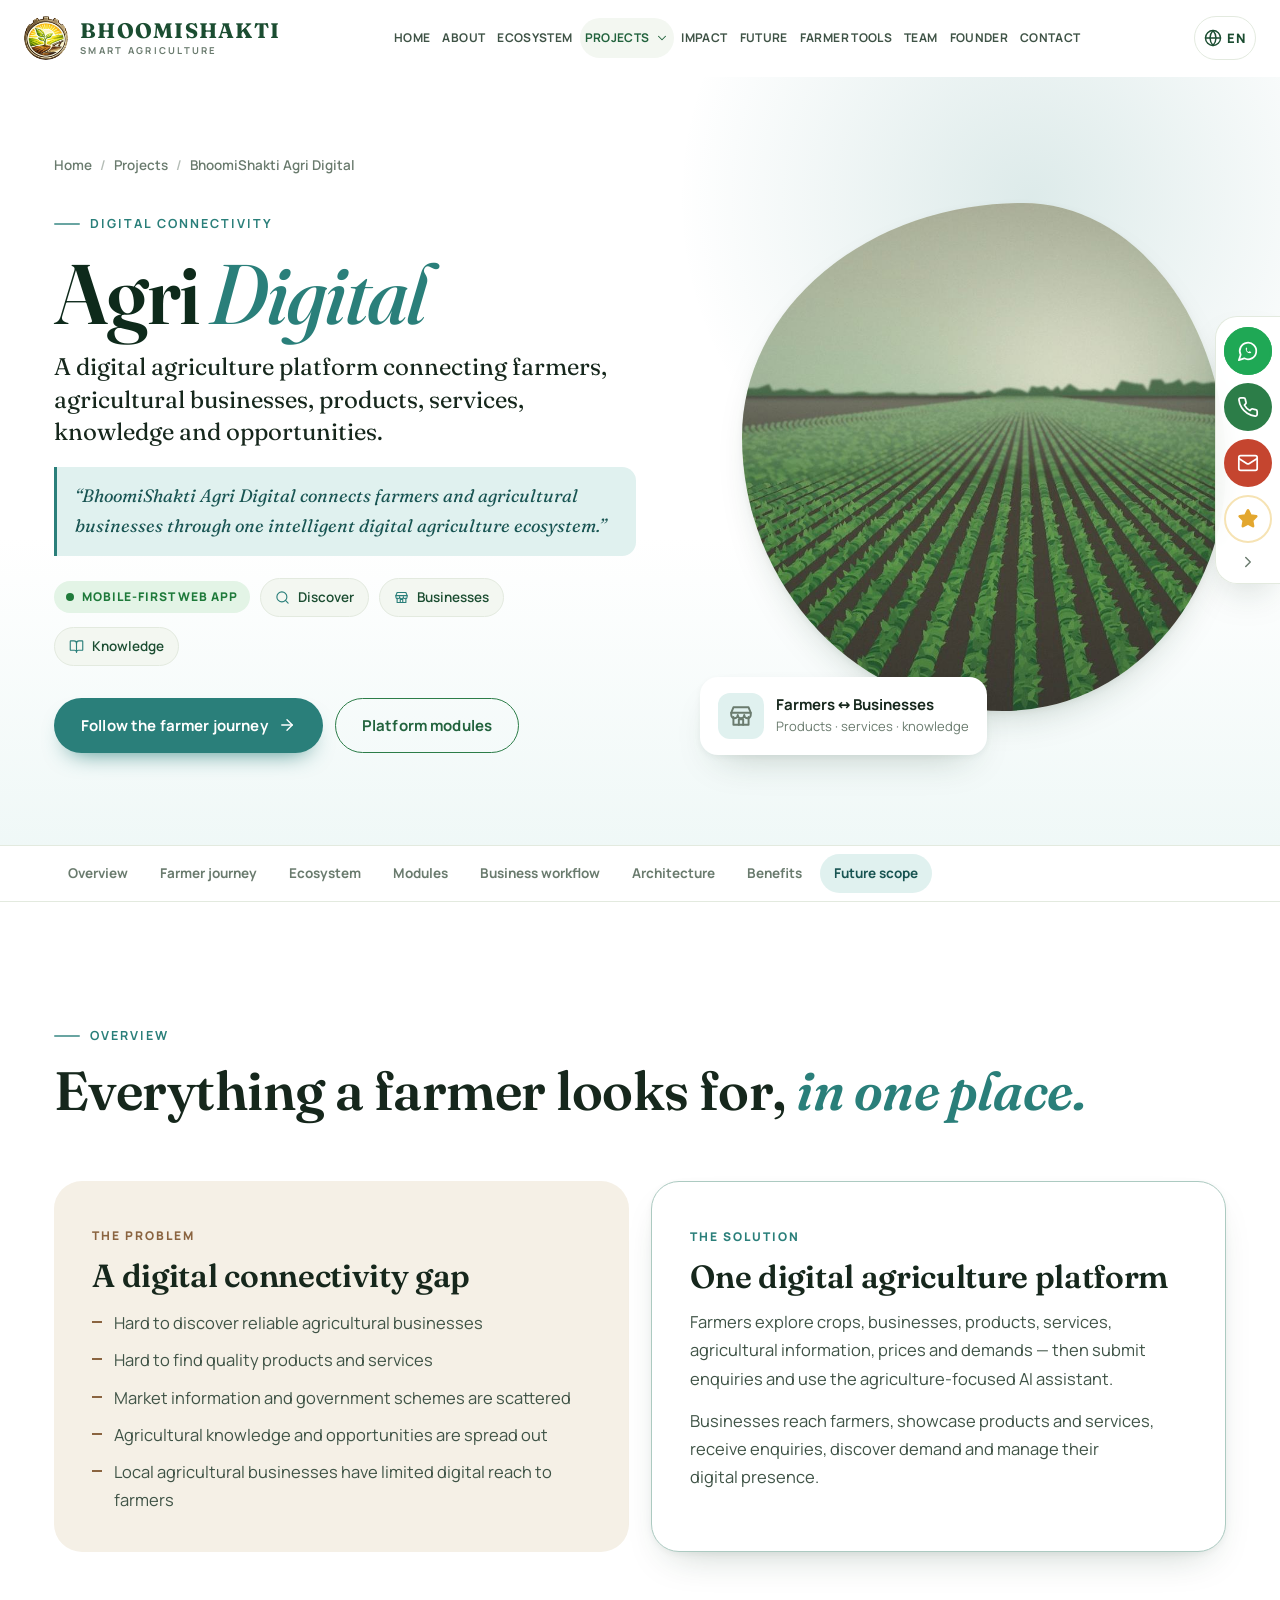
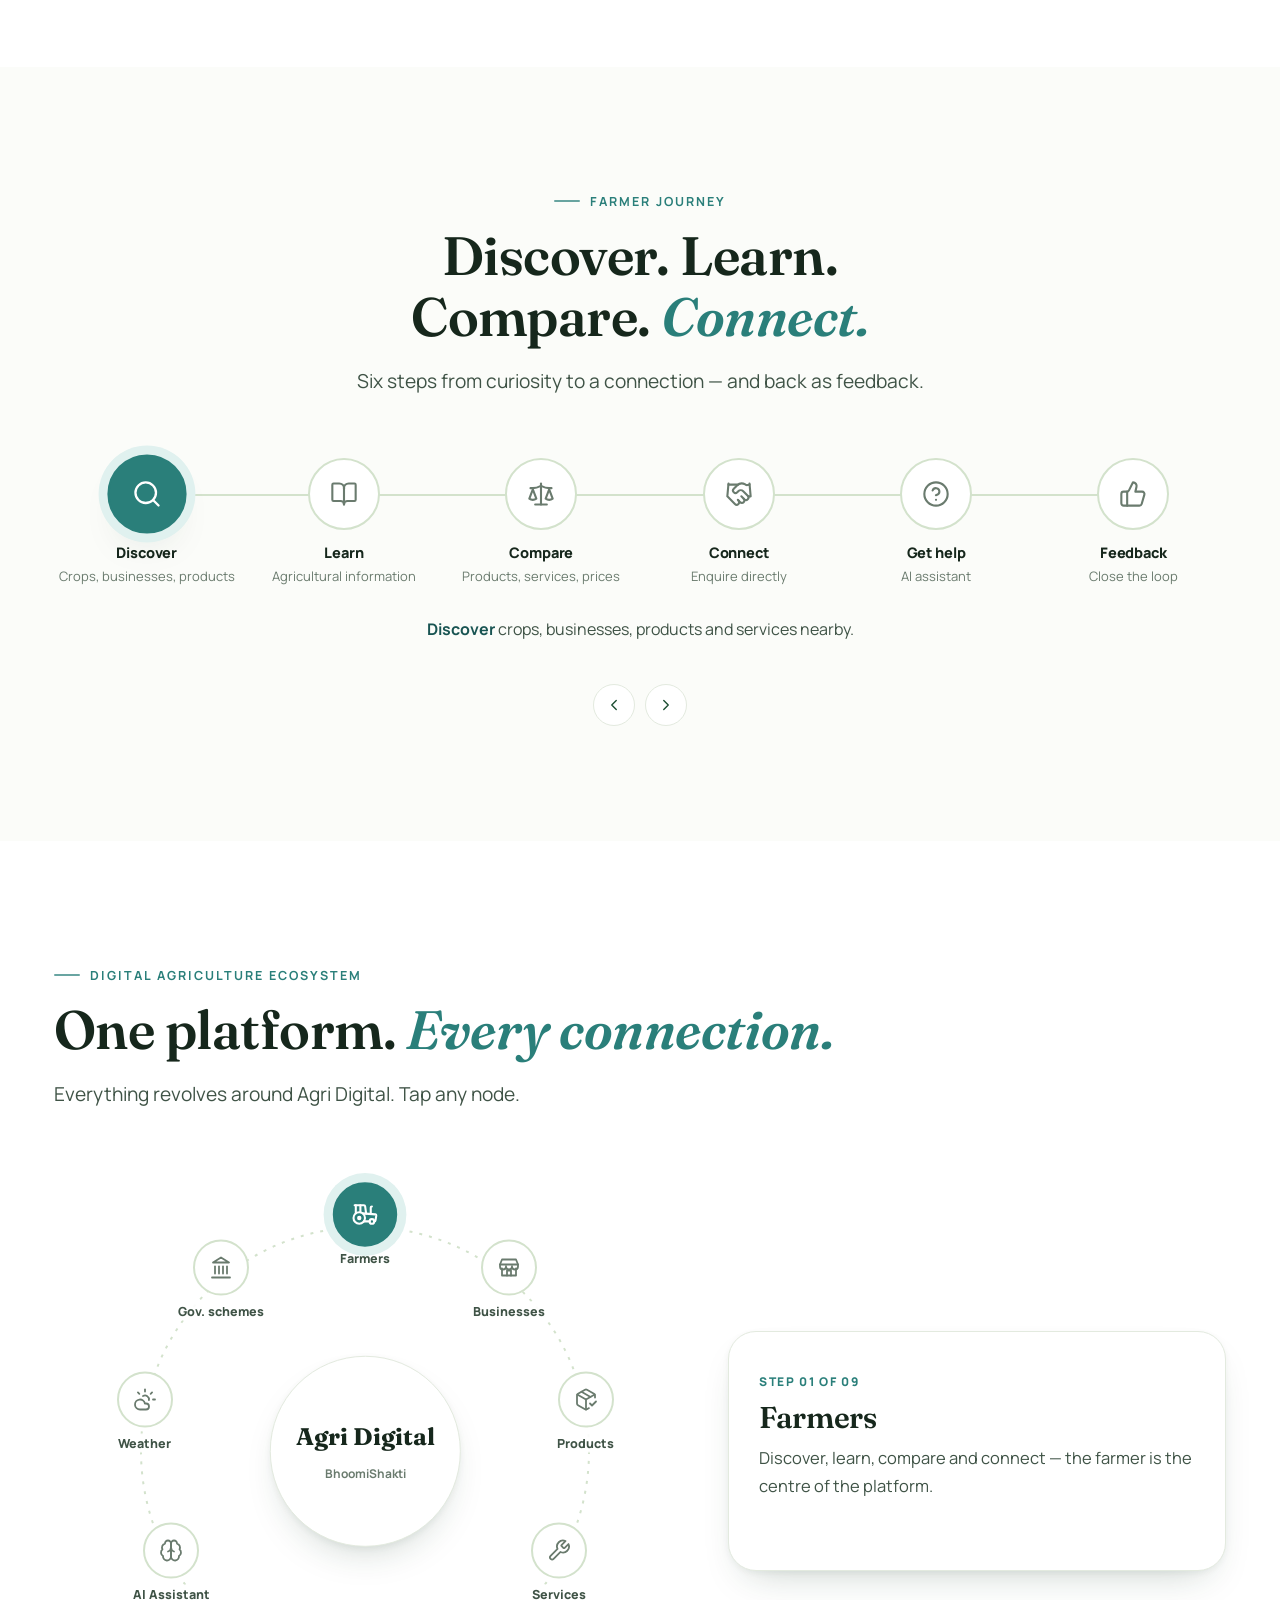
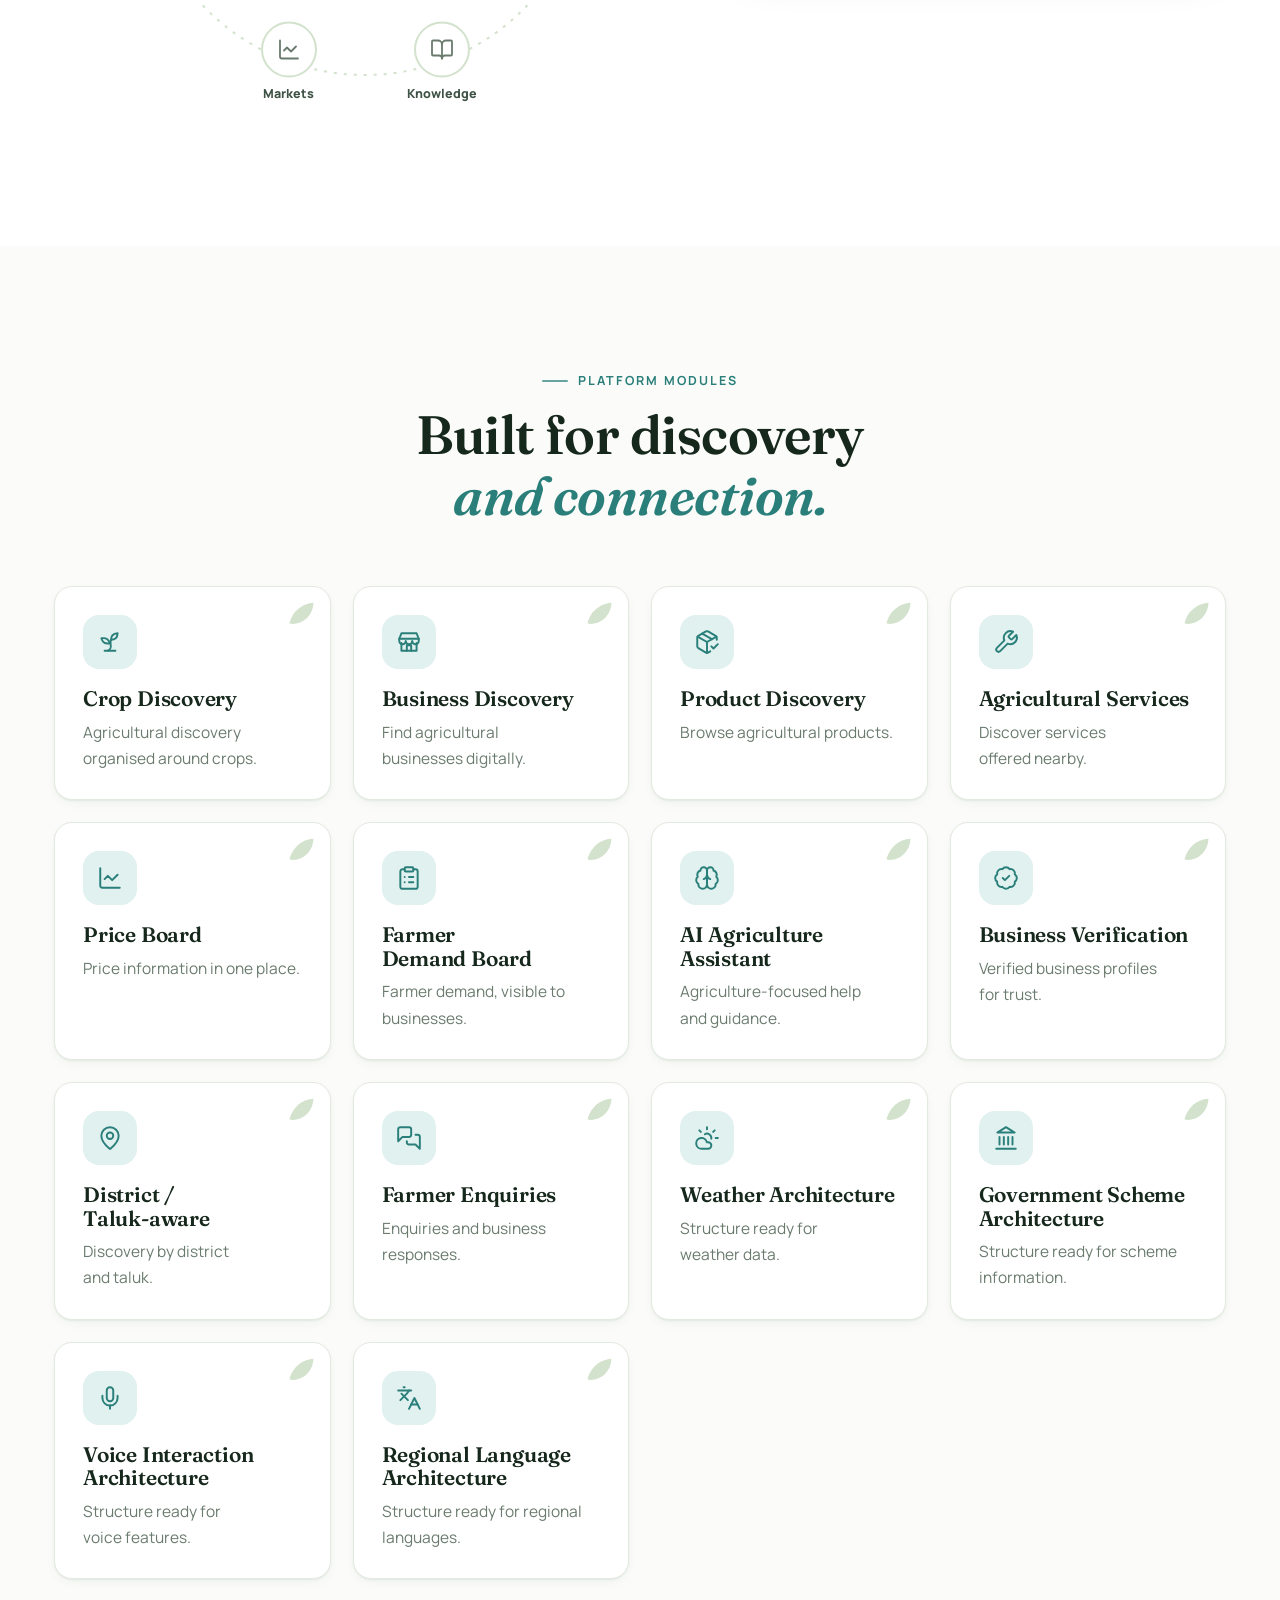
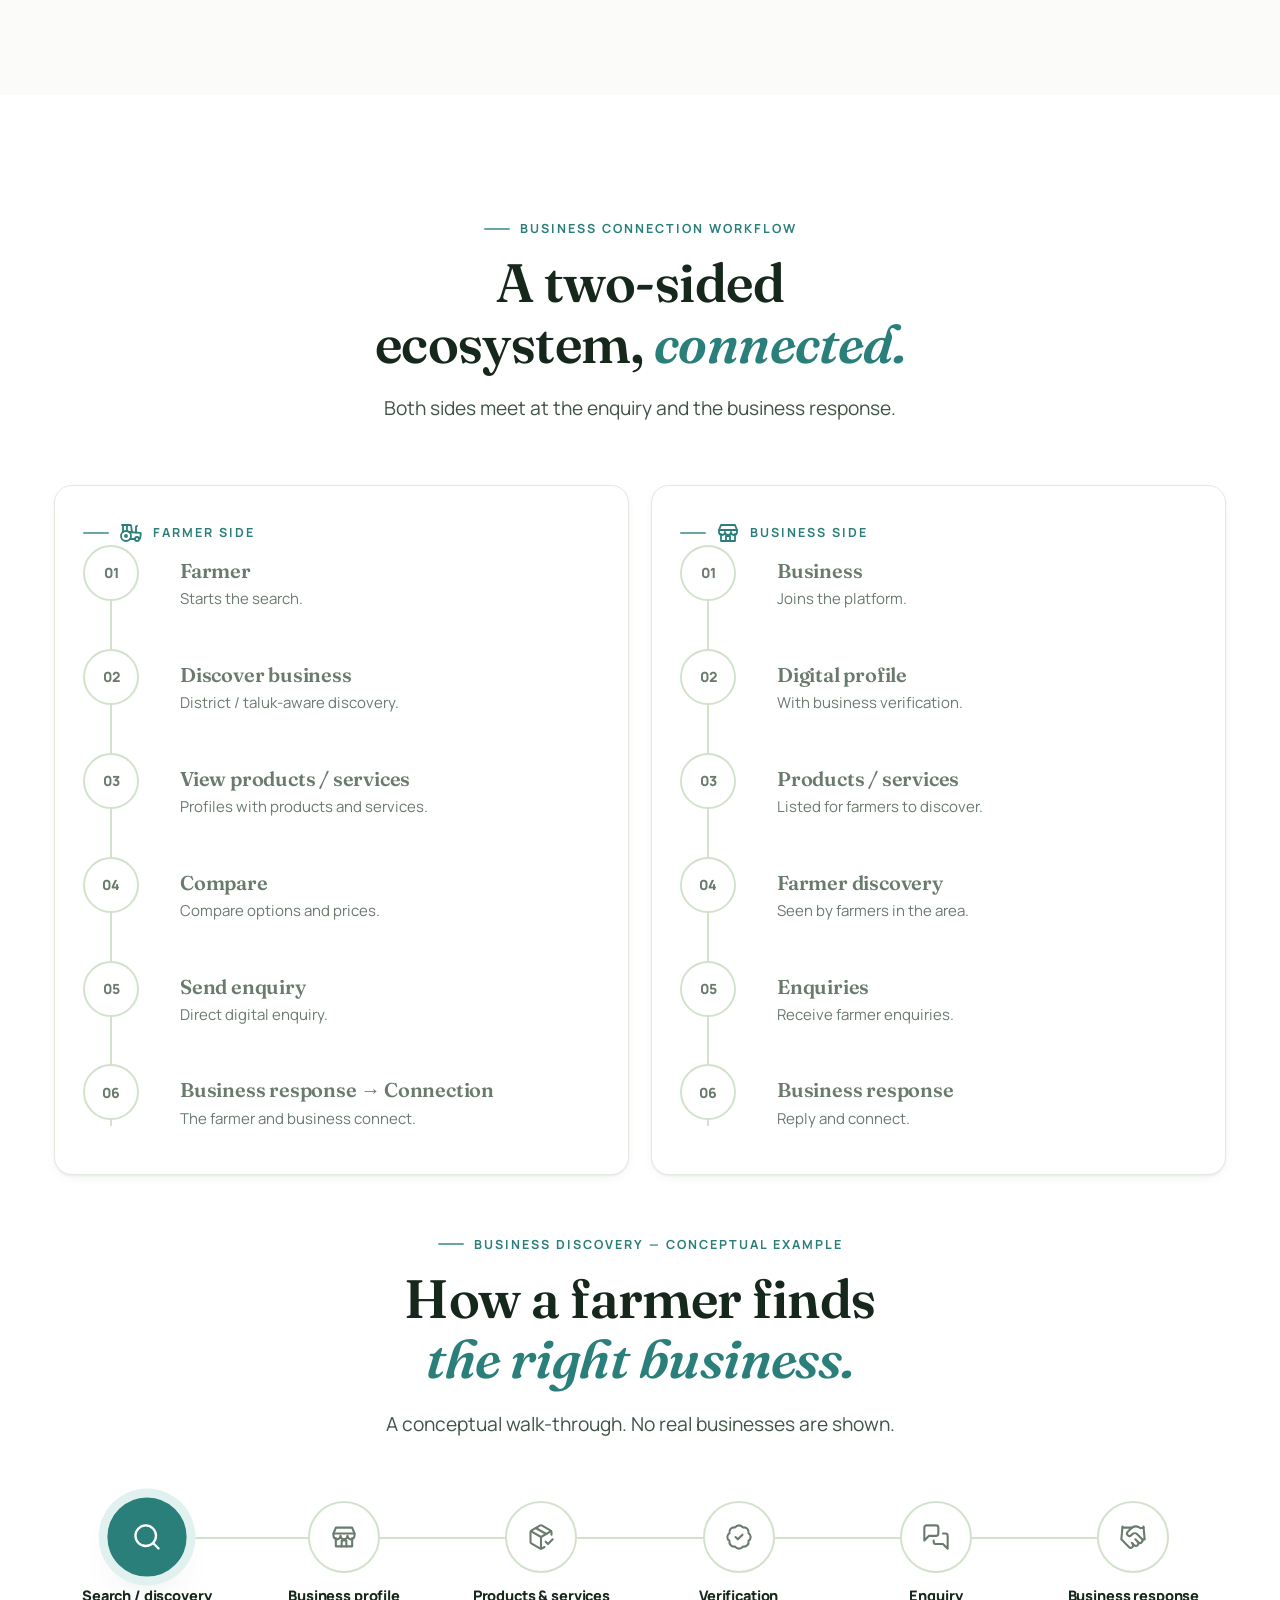
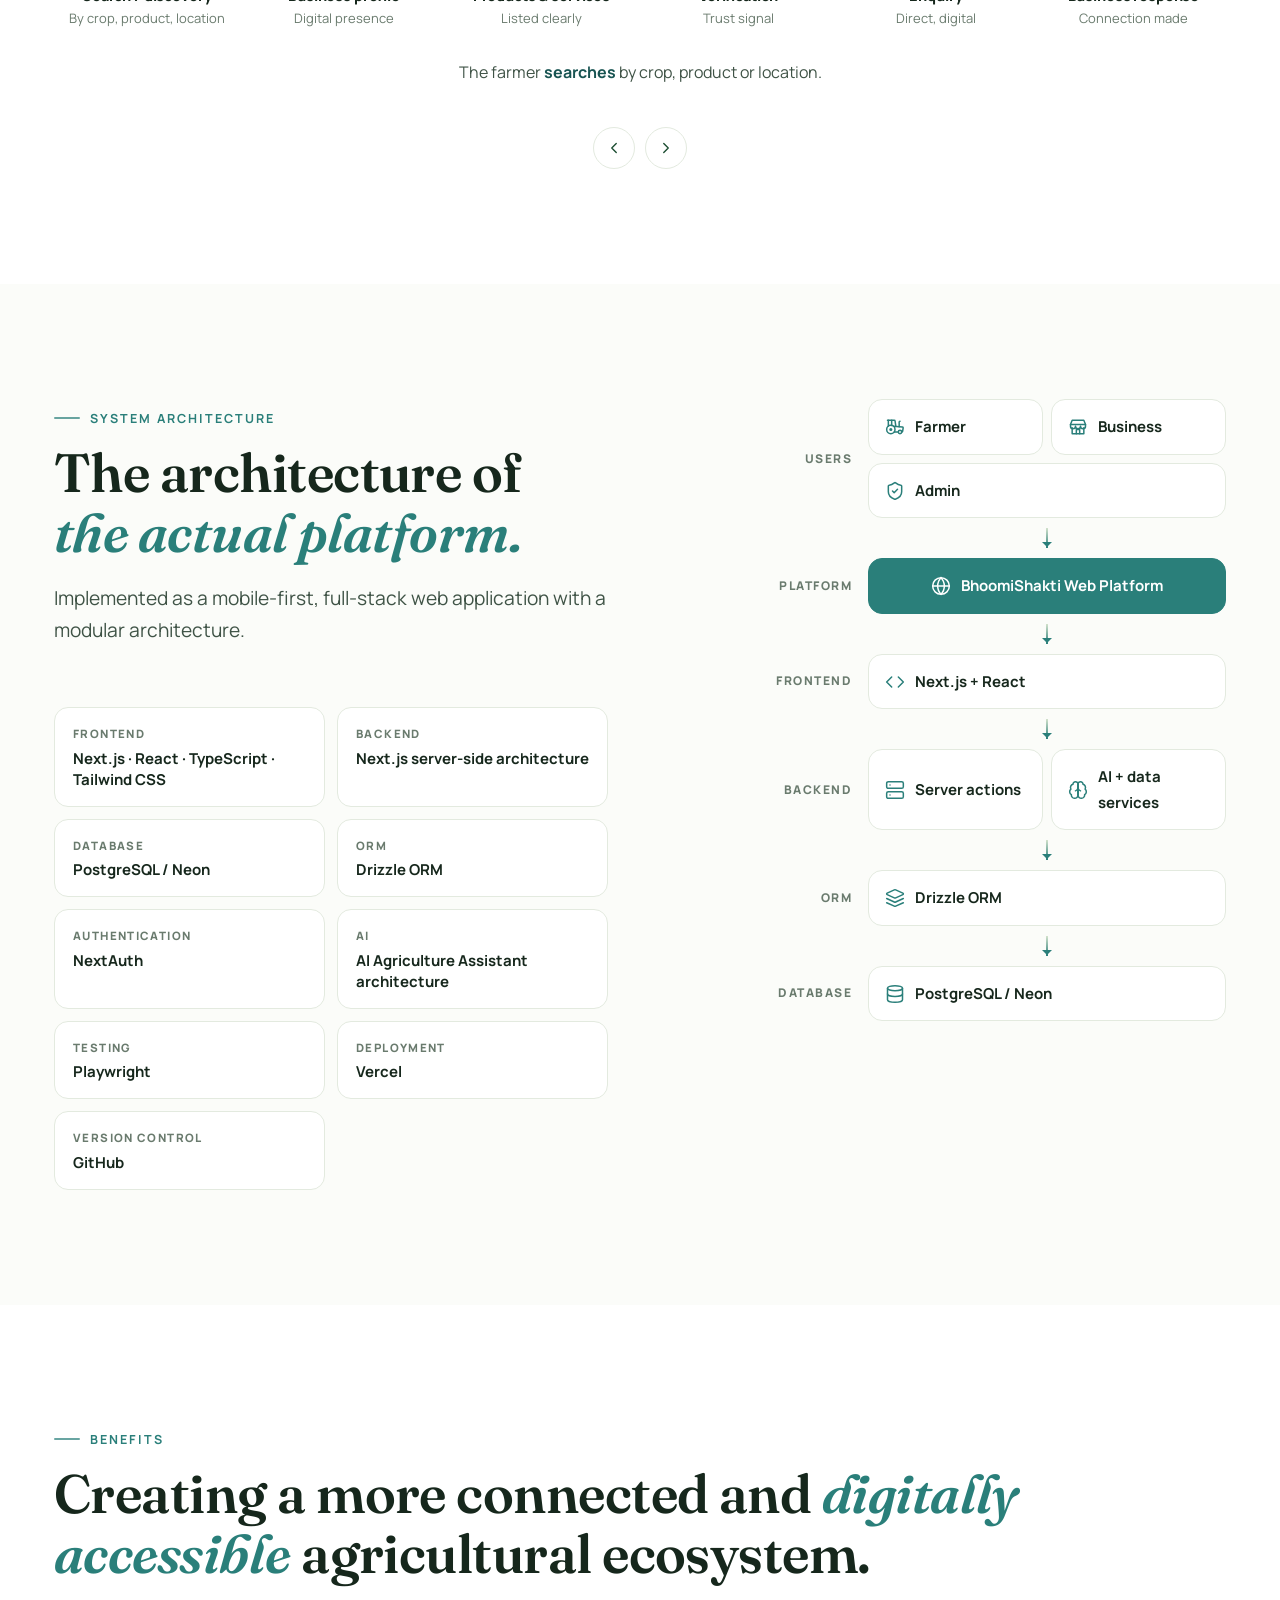
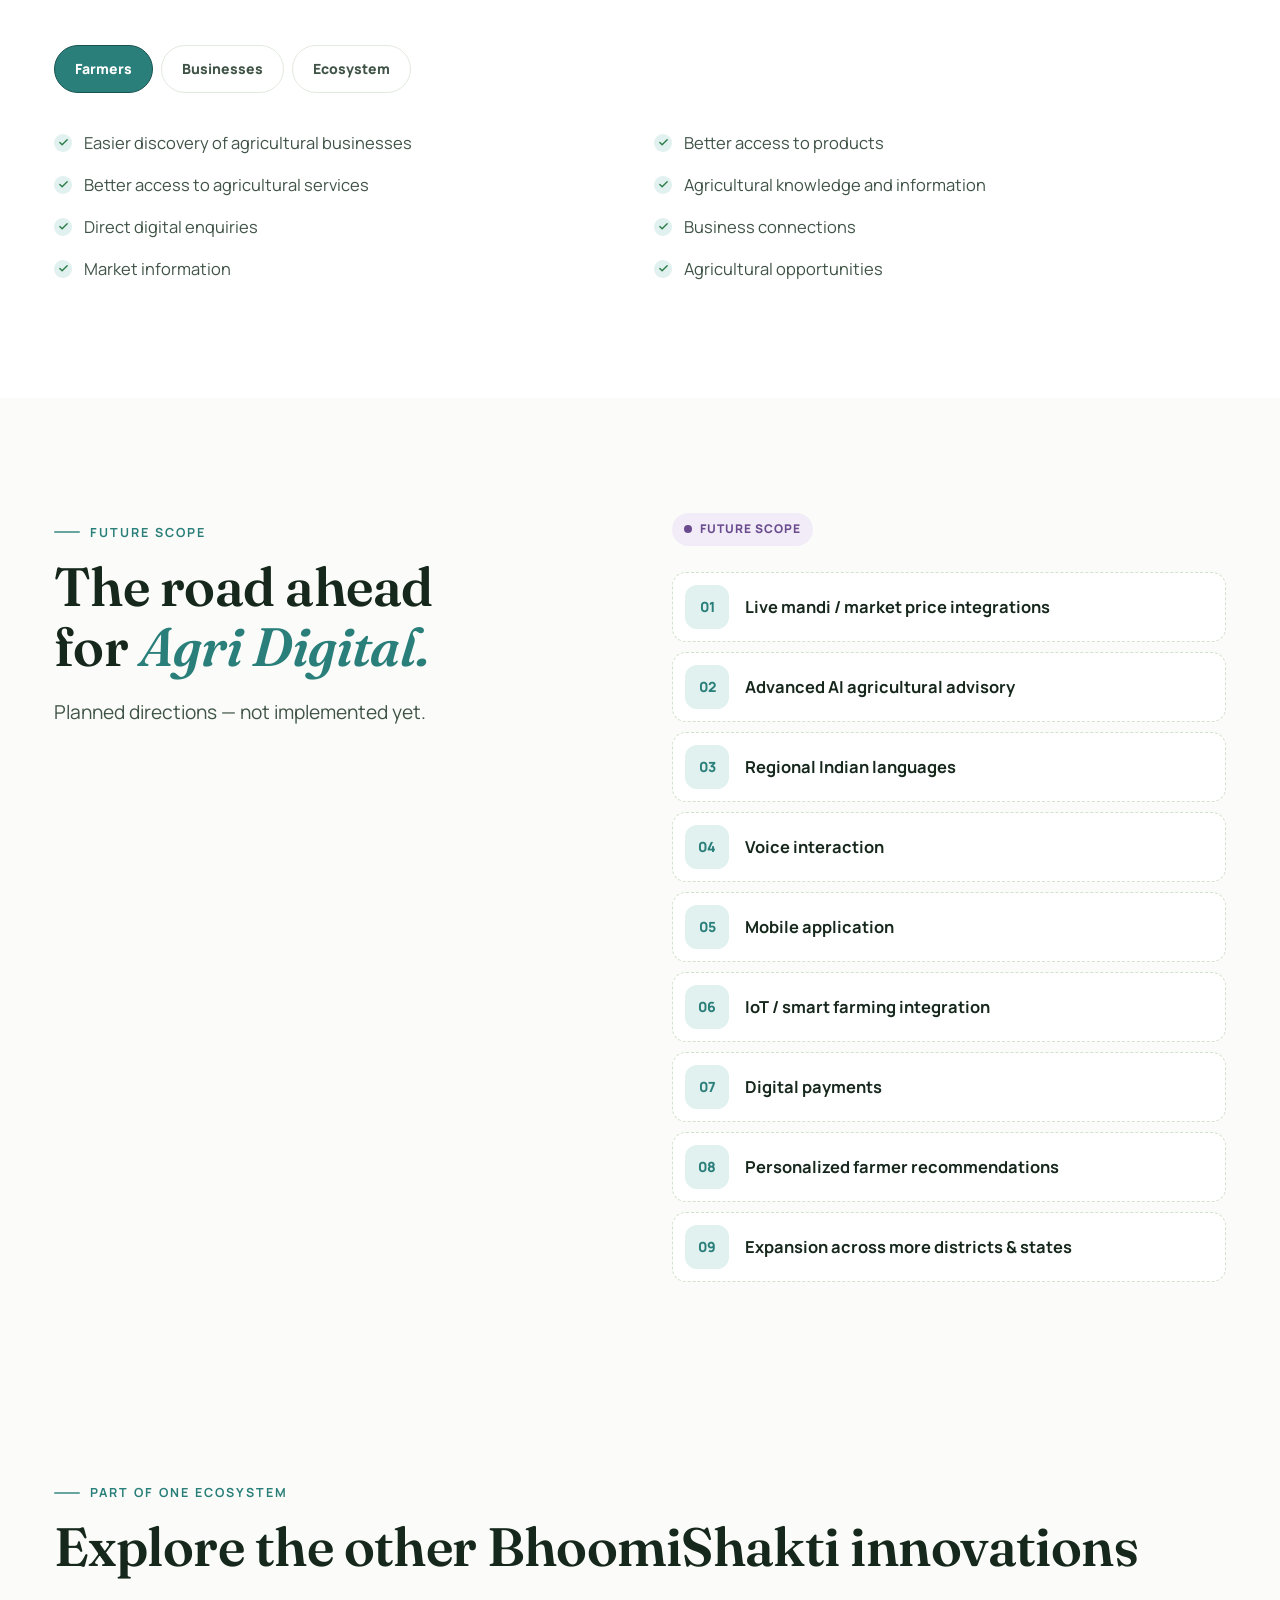
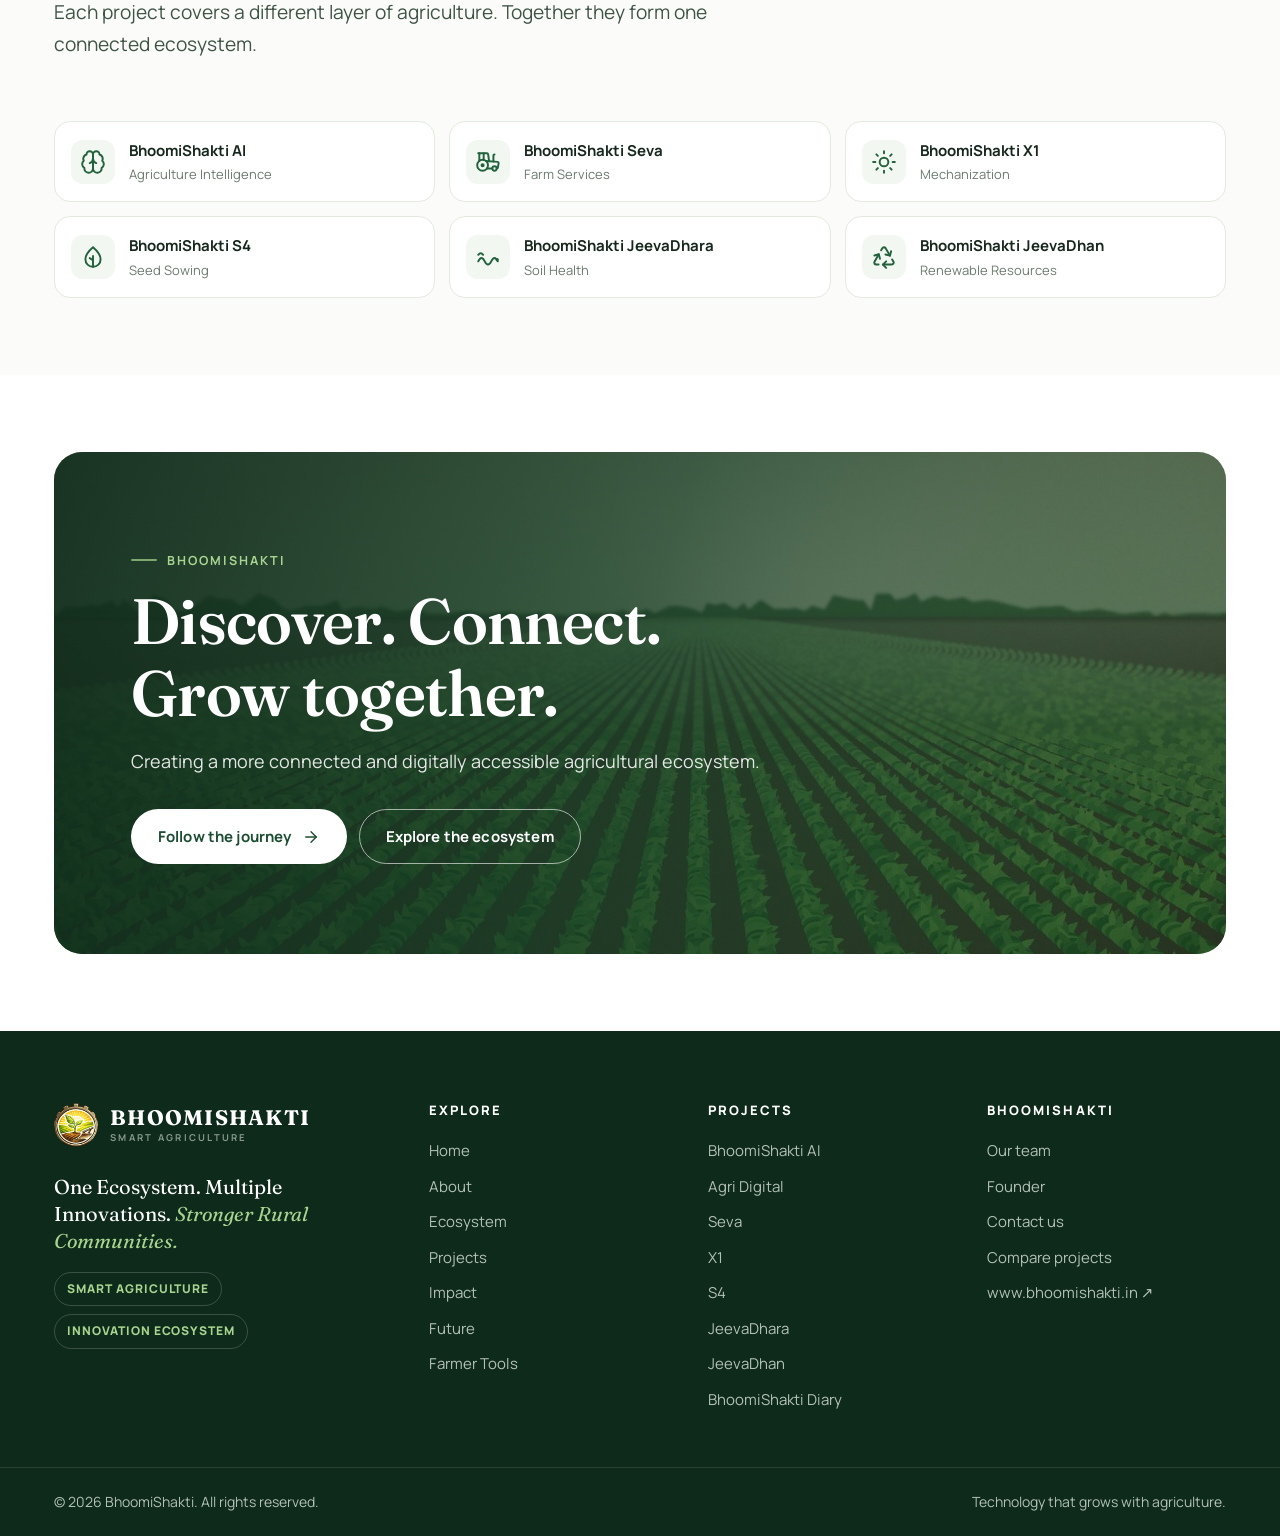
<file: agri-digital.html>
<!DOCTYPE html>
<html lang="en" class="js-off">
<head>
  <!-- Google tag (gtag.js) -->
<script async src="https://www.googletagmanager.com/gtag/js?id=G-LCF8DMRQYF"></script>
<script>
  window.dataLayer = window.dataLayer || [];
  function gtag(){dataLayer.push(arguments);}
  gtag('js', new Date());

  gtag('config', 'G-LCF8DMRQYF');
</script>
<meta charset="UTF-8">
<meta name="viewport" content="width=device-width, initial-scale=1.0, viewport-fit=cover">
<title>BhoomiShakti Agri Digital — Digital Agriculture Platform</title>
<meta name="description" content="BhoomiShakti Agri Digital connects farmers with agricultural businesses, products, services, knowledge and opportunities.">
<link rel="canonical" href="https://www.bhoomishakti.in/agri-digital.html">
<meta name="robots" content="index, follow">
<meta property="og:type" content="website">
<meta property="og:site_name" content="BhoomiShakti">
<meta property="og:title" content="BhoomiShakti Agri Digital — Digital Agriculture Platform">
<meta property="og:description" content="BhoomiShakti Agri Digital connects farmers with agricultural businesses, products, services, knowledge and opportunities.">
<meta property="og:url" content="https://www.bhoomishakti.in/agri-digital.html">
<meta name="twitter:card" content="summary_large_image">
<meta name="twitter:title" content="BhoomiShakti Agri Digital — Digital Agriculture Platform">
<meta name="twitter:description" content="BhoomiShakti Agri Digital connects farmers with agricultural businesses, products, services, knowledge and opportunities.">
<script type="application/ld+json">{"@context": "https://schema.org", "@type": "BreadcrumbList", "itemListElement": [{"@type": "ListItem", "position": 1, "name": "Home", "item": "https://www.bhoomishakti.in/"}, {"@type": "ListItem", "position": 2, "name": "Projects", "item": "https://www.bhoomishakti.in/projects.html"}, {"@type": "ListItem", "position": 3, "name": "BhoomiShakti Agri Digital", "item": "https://www.bhoomishakti.in/agri-digital.html"}]}</script>
<meta name="theme-color" content="#FFFFFF">
<link rel="icon" type="image/png" href="assets/icons/favicon.png">
<link rel="preload" href="assets/fonts/fraunces.woff2" as="font" type="font/woff2" crossorigin>
<link rel="preload" href="assets/fonts/manrope.woff2" as="font" type="font/woff2" crossorigin>
<link rel="stylesheet" href="css/style.css">
</head>
<body class="theme-agri">
<a class="skip-link" href="#main">Skip to content</a>
<svg xmlns="http://www.w3.org/2000/svg" style="display:none" aria-hidden="true"><defs><symbol id="i-linkedin" viewBox="0 0 24 24"><path d="M16 8a6 6 0 0 1 6 6v7h-4v-7a2 2 0 0 0-4 0v7h-4v-7a6 6 0 0 1 6-6Z"/><rect x="2" y="9" width="4" height="12"/><circle cx="4" cy="4" r="2"/></symbol><symbol id="i-github" viewBox="0 0 24 24"><path d="M15 22v-4a4.8 4.8 0 0 0-1-3.5c3 0 6-2 6-5.5.08-1.25-.27-2.48-1-3.5.28-1.15.28-2.35 0-3.5 0 0-1 0-3 1.5-2.64-.5-5.36-.5-8 0C6 2 5 2 5 2c-.3 1.15-.3 2.35 0 3.5A5.4 5.4 0 0 0 4 9c0 3.5 3 5.5 6 5.5-.39.49-.68 1.05-.85 1.65-.17.6-.22 1.23-.15 1.85v4"/><path d="M9 18c-4.51 2-5-2-7-2"/></symbol><symbol id="i-quote" viewBox="0 0 24 24"><path d="M3 21c3 0 7-1 7-8V5c0-1.25-.76-2.02-2-2H4c-1.25 0-2 .75-2 1.97V11c0 1.25.75 2 2 2 1 0 1 0 1 1v1c0 1-1 2-2 2s-1 .01-1 1.03V20c0 1 0 1 1 1z"/><path d="M15 21c3 0 7-1 7-8V5c0-1.25-.76-2.02-2-2h-4c-1.25 0-2 .75-2 1.97V11c0 1.25.75 2 2 2h.75c0 2.25.25 4-2.75 4v3c0 1 0 1 1 1z"/></symbol><symbol id="i-external" viewBox="0 0 24 24"><path d="M15 3h6v6"/><path d="M10 14 21 3"/><path d="M18 13v6a2 2 0 0 1-2 2H5a2 2 0 0 1-2-2V8a2 2 0 0 1 2-2h6"/></symbol><symbol id="i-user" viewBox="0 0 24 24"><circle cx="12" cy="8" r="5"/><path d="M20 21a8 8 0 0 0-16 0"/></symbol><symbol id="i-leaf" viewBox="0 0 24 24"><path d="M11 20A7 7 0 0 1 9.8 6.1C15.5 5 17 4.48 19 2c1 2 2 4.18 2 8 0 5.5-4.78 10-10 10Z"/><path d="M2 21c0-3 1.85-5.36 5.08-6C9.5 14.52 12 13 13 12"/></symbol><symbol id="i-sprout" viewBox="0 0 24 24"><path d="M7 20h10"/><path d="M10 20c5.5-2.5.8-6.4 3-10"/><path d="M9.5 9.4c1.1.8 1.8 2.2 2.3 3.7-2 .4-3.5.4-4.8-.3-1.2-.6-2.3-1.9-3-4.2 2.8-.5 4.4 0 5.5.8z"/><path d="M14.1 6a7 7 0 0 0-1.1 4c1.9-.1 3.3-.6 4.3-1.4 1-1 1.6-2.3 1.7-4.6-2.7.1-4 1-4.9 2z"/></symbol><symbol id="i-brain" viewBox="0 0 24 24"><path d="M12 5a3 3 0 1 0-5.997.125 4 4 0 0 0-2.526 5.77 4 4 0 0 0 .556 6.588A4 4 0 1 0 12 18Z"/><path d="M12 5a3 3 0 1 1 5.997.125 4 4 0 0 1 2.526 5.77 4 4 0 0 1-.556 6.588A4 4 0 1 1 12 18Z"/><path d="M12 5v13"/><path d="M9 13a4.5 4.5 0 0 0 3-4"/><path d="M15 13a4.5 4.5 0 0 1-3-4"/></symbol><symbol id="i-store" viewBox="0 0 24 24"><path d="M3 9 5 4h14l2 5"/><path d="M3 9h18v2a3 3 0 0 1-6 0 3 3 0 0 1-6 0 3 3 0 0 1-6 0Z"/><path d="M5 13v7h14v-7"/><path d="M10 20v-5h4v5"/></symbol><symbol id="i-tractor" viewBox="0 0 24 24"><path d="m10 11 11 .9a1 1 0 0 1 .8 1.1l-.665 4.158a1 1 0 0 1-.988.842H20"/><path d="M16 18h-5"/><path d="M18 5a1 1 0 0 0-1 1v5.573"/><path d="M3 4h8.129a1 1 0 0 1 .99.863L13 11.246"/><path d="M4 11V4"/><path d="M8 10.1V4"/><circle cx="18" cy="18" r="2"/><circle cx="7" cy="15" r="5"/><circle cx="7" cy="15" r="1"/></symbol><symbol id="i-sun" viewBox="0 0 24 24"><circle cx="12" cy="12" r="4"/><path d="M12 2v2"/><path d="M12 20v2"/><path d="m4.93 4.93 1.41 1.41"/><path d="m17.66 17.66 1.41 1.41"/><path d="M2 12h2"/><path d="M20 12h2"/><path d="m6.34 17.66-1.41 1.41"/><path d="m19.07 4.93-1.41 1.41"/></symbol><symbol id="i-seed" viewBox="0 0 24 24"><path d="M12 21c-4 0-7-3-7-7 0-5 7-11 7-11s7 6 7 11c0 4-3 7-7 7Z"/><path d="M12 21V11"/><path d="M12 15l-3-2"/></symbol><symbol id="i-worm" viewBox="0 0 24 24"><path d="M3 16c2-4 4-4 6 0s4 4 6 0 4-4 6 0"/><circle cx="20.5" cy="14.5" r=".6" fill="currentColor"/><path d="M3 10c1.5-2 3-2 4.5 0"/></symbol><symbol id="i-recycle" viewBox="0 0 24 24"><path d="M7 19H4.815a1.83 1.83 0 0 1-1.57-.881 1.785 1.785 0 0 1-.004-1.784L7.196 9.5"/><path d="M11 19h8.203a1.83 1.83 0 0 0 1.556-.89 1.784 1.784 0 0 0 0-1.775l-1.226-2.12"/><path d="m14 16-3 3 3 3"/><path d="M8.293 13.596 7.196 9.5 3.1 10.598"/><path d="m9.344 5.811 1.093-1.892A1.83 1.83 0 0 1 11.985 3a1.784 1.784 0 0 1 1.546.888l3.943 6.843"/><path d="m13.378 9.633 4.096 1.098 1.097-4.096"/></symbol><symbol id="i-arrow" viewBox="0 0 24 24"><path d="M5 12h14"/><path d="m12 5 7 7-7 7"/></symbol><symbol id="i-arrow-down" viewBox="0 0 24 24"><path d="M12 5v14"/><path d="m19 12-7 7-7-7"/></symbol><symbol id="i-chevron" viewBox="0 0 24 24"><path d="m6 9 6 6 6-6"/></symbol><symbol id="i-chevron-left" viewBox="0 0 24 24"><path d="m15 18-6-6 6-6"/></symbol><symbol id="i-chevron-right" viewBox="0 0 24 24"><path d="m9 18 6-6-6-6"/></symbol><symbol id="i-up" viewBox="0 0 24 24"><path d="m18 15-6-6-6 6"/></symbol><symbol id="i-menu" viewBox="0 0 24 24"><path d="M4 6h16"/><path d="M4 12h16"/><path d="M4 18h16"/></symbol><symbol id="i-close" viewBox="0 0 24 24"><path d="M18 6 6 18"/><path d="m6 6 12 12"/></symbol><symbol id="i-plus" viewBox="0 0 24 24"><path d="M5 12h14"/><path d="M12 5v14"/></symbol><symbol id="i-check" viewBox="0 0 24 24"><path d="M20 6 9 17l-5-5"/></symbol><symbol id="i-users" viewBox="0 0 24 24"><path d="M16 21v-2a4 4 0 0 0-4-4H6a4 4 0 0 0-4 4v2"/><circle cx="9" cy="7" r="4"/><path d="M22 21v-2a4 4 0 0 0-3-3.87"/><path d="M16 3.13a4 4 0 0 1 0 7.75"/></symbol><symbol id="i-user-search" viewBox="0 0 24 24"><circle cx="10" cy="7" r="4"/><path d="M10.3 15H7a4 4 0 0 0-4 4v2"/><circle cx="17" cy="17" r="3"/><path d="m21 21-1.9-1.9"/></symbol><symbol id="i-search" viewBox="0 0 24 24"><circle cx="11" cy="11" r="8"/><path d="m21 21-4.3-4.3"/></symbol><symbol id="i-pin" viewBox="0 0 24 24"><path d="M20 10c0 5-5.5 10.2-7.4 11.8a1 1 0 0 1-1.2 0C9.5 20.2 4 15 4 10a8 8 0 0 1 16 0"/><circle cx="12" cy="10" r="3"/></symbol><symbol id="i-message" viewBox="0 0 24 24"><path d="M14 9a2 2 0 0 1-2 2H6l-4 4V4a2 2 0 0 1 2-2h8a2 2 0 0 1 2 2z"/><path d="M18 9h2a2 2 0 0 1 2 2v11l-4-4h-6a2 2 0 0 1-2-2v-1"/></symbol><symbol id="i-package" viewBox="0 0 24 24"><path d="m16 16 2 2 4-4"/><path d="M21 10V8a2 2 0 0 0-1-1.73l-7-4a2 2 0 0 0-2 0l-7 4A2 2 0 0 0 3 8v8a2 2 0 0 0 1 1.73l7 4a2 2 0 0 0 2 0l2-1.14"/><path d="m7.5 4.27 9 5.15"/><path d="M3.29 7 12 12l8.71-5"/><path d="M12 22V12"/></symbol><symbol id="i-megaphone" viewBox="0 0 24 24"><path d="m3 11 18-5v12L3 14v-3z"/><path d="M11.6 16.8a3 3 0 1 1-5.8-1.6"/></symbol><symbol id="i-cloud" viewBox="0 0 24 24"><path d="M12 2v2"/><path d="m4.93 4.93 1.41 1.41"/><path d="M20 12h2"/><path d="m19.07 4.93-1.41 1.41"/><path d="M15.947 12.65a4 4 0 0 0-5.925-4.128"/><path d="M13 22H7a5 5 0 1 1 4.9-6H13a3 3 0 0 1 0 6Z"/></symbol><symbol id="i-landmark" viewBox="0 0 24 24"><path d="M3 22h18"/><path d="M6 18v-7"/><path d="M10 18v-7"/><path d="M14 18v-7"/><path d="M18 18v-7"/><path d="M12 2 20 7H4z"/></symbol><symbol id="i-rupee" viewBox="0 0 24 24"><path d="M6 3h12"/><path d="M6 8h12"/><path d="m6 13 8.5 8"/><path d="M6 13h3"/><path d="M9 13c6.667 0 6.667-10 0-10"/></symbol><symbol id="i-calendar" viewBox="0 0 24 24"><rect width="18" height="18" x="3" y="4" rx="2"/><path d="M16 2v4"/><path d="M8 2v4"/><path d="M3 10h18"/><path d="M8 14h.01"/><path d="M12 14h.01"/><path d="M16 14h.01"/><path d="M8 18h.01"/><path d="M12 18h.01"/></symbol><symbol id="i-microscope" viewBox="0 0 24 24"><path d="M6 18h8"/><path d="M3 22h18"/><path d="M14 22a7 7 0 1 0 0-14h-1"/><path d="M9 14h2"/><path d="M9 12a2 2 0 0 1-2-2V6h6v4a2 2 0 0 1-2 2Z"/><path d="M12 6V3a1 1 0 0 0-1-1H9a1 1 0 0 0-1 1v3"/></symbol><symbol id="i-handshake" viewBox="0 0 24 24"><path d="m11 17 2 2a1 1 0 1 0 3-3"/><path d="m14 14 2.5 2.5a1 1 0 1 0 3-3l-3.88-3.88a3 3 0 0 0-4.24 0l-.88.88a1 1 0 1 1-3-3l2.81-2.81a5.79 5.79 0 0 1 7.06-.87l.47.28a2 2 0 0 0 1.42.25L21 4"/><path d="m21 3 1 11h-2"/><path d="M3 3 2 14l6.5 6.5a1 1 0 1 0 3-3"/><path d="M3 4h8"/></symbol><symbol id="i-shield" viewBox="0 0 24 24"><path d="M20 13c0 5-3.5 7.5-7.66 8.95a1 1 0 0 1-.67-.01C7.5 20.5 4 18 4 13V6a1 1 0 0 1 1-1c2 0 4.5-1.2 6.24-2.72a1.17 1.17 0 0 1 1.52 0C14.51 3.81 17 5 19 5a1 1 0 0 1 1 1z"/><path d="m9 12 2 2 4-4"/></symbol><symbol id="i-eye-off" viewBox="0 0 24 24"><path d="M10.733 5.076a10.744 10.744 0 0 1 11.205 6.575 1 1 0 0 1 0 .696 10.747 10.747 0 0 1-1.444 2.49"/><path d="M14.084 14.158a3 3 0 0 1-4.242-4.242"/><path d="M17.479 17.499a10.75 10.75 0 0 1-15.417-5.151 1 1 0 0 1 0-.696 10.75 10.75 0 0 1 4.446-5.143"/><path d="m2 2 20 20"/></symbol><symbol id="i-layers" viewBox="0 0 24 24"><path d="m12.83 2.18a2 2 0 0 0-1.66 0L2.6 6.08a1 1 0 0 0 0 1.83l8.58 3.91a2 2 0 0 0 1.66 0l8.58-3.9a1 1 0 0 0 0-1.83Z"/><path d="m22 17.65-9.17 4.16a2 2 0 0 1-1.66 0L2 17.65"/><path d="m22 12.65-9.17 4.16a2 2 0 0 1-1.66 0L2 12.65"/></symbol><symbol id="i-network" viewBox="0 0 24 24"><rect x="16" y="16" width="6" height="6" rx="1"/><rect x="2" y="16" width="6" height="6" rx="1"/><rect x="9" y="2" width="6" height="6" rx="1"/><path d="M5 16v-3a1 1 0 0 1 1-1h12a1 1 0 0 1 1 1v3"/><path d="M12 12V8"/></symbol><symbol id="i-globe" viewBox="0 0 24 24"><circle cx="12" cy="12" r="10"/><path d="M12 2a14.5 14.5 0 0 0 0 20 14.5 14.5 0 0 0 0-20"/><path d="M2 12h20"/></symbol><symbol id="i-server" viewBox="0 0 24 24"><rect width="20" height="8" x="2" y="2" rx="2"/><rect width="20" height="8" x="2" y="14" rx="2"/><path d="M6 6h.01"/><path d="M6 18h.01"/></symbol><symbol id="i-database" viewBox="0 0 24 24"><ellipse cx="12" cy="5" rx="9" ry="3"/><path d="M3 5v14a9 3 0 0 0 18 0V5"/><path d="M3 12a9 3 0 0 0 18 0"/></symbol><symbol id="i-code" viewBox="0 0 24 24"><path d="m16 18 6-6-6-6"/><path d="m8 6-6 6 6 6"/></symbol><symbol id="i-battery" viewBox="0 0 24 24"><rect x="2" y="7" width="16" height="10" rx="2"/><path d="M22 11v2"/><path d="M6 11v2"/><path d="M10 11v2"/></symbol><symbol id="i-zap" viewBox="0 0 24 24"><path d="M4 14a1 1 0 0 1-.78-1.63l9.9-10.2a.5.5 0 0 1 .86.46l-1.92 6.02A1 1 0 0 0 13 10h7a1 1 0 0 1 .78 1.63l-9.9 10.2a.5.5 0 0 1-.86-.46l1.92-6.02A1 1 0 0 0 11 14z"/></symbol><symbol id="i-cog" viewBox="0 0 24 24"><path d="M12.22 2h-.44a2 2 0 0 0-2 2v.18a2 2 0 0 1-1 1.73l-.43.25a2 2 0 0 1-2 0l-.15-.08a2 2 0 0 0-2.73.73l-.22.38a2 2 0 0 0 .73 2.73l.15.1a2 2 0 0 1 1 1.72v.51a2 2 0 0 1-1 1.74l-.15.09a2 2 0 0 0-.73 2.73l.22.38a2 2 0 0 0 2.73.73l.15-.08a2 2 0 0 1 2 0l.43.25a2 2 0 0 1 1 1.73V20a2 2 0 0 0 2 2h.44a2 2 0 0 0 2-2v-.18a2 2 0 0 1 1-1.73l.43-.25a2 2 0 0 1 2 0l.15.08a2 2 0 0 0 2.73-.73l.22-.39a2 2 0 0 0-.73-2.73l-.15-.08a2 2 0 0 1-1-1.74v-.5a2 2 0 0 1 1-1.74l.15-.09a2 2 0 0 0 .73-2.73l-.22-.38a2 2 0 0 0-2.73-.73l-.15.08a2 2 0 0 1-2 0l-.43-.25a2 2 0 0 1-1-1.73V4a2 2 0 0 0-2-2z"/><circle cx="12" cy="12" r="3"/></symbol><symbol id="i-wheel" viewBox="0 0 24 24"><circle cx="12" cy="12" r="9"/><circle cx="12" cy="12" r="2"/><path d="M12 3v7"/><path d="M12 14v7"/><path d="M3 12h7"/><path d="M14 12h7"/></symbol><symbol id="i-chain" viewBox="0 0 24 24"><path d="M9 17H7A5 5 0 0 1 7 7h2"/><path d="M15 7h2a5 5 0 1 1 0 10h-2"/><path d="M8 12h8"/></symbol><symbol id="i-blade" viewBox="0 0 24 24"><path d="M4 20 14 8l6-4-2 7-12 11"/><path d="M4 20h7"/></symbol><symbol id="i-panel" viewBox="0 0 24 24"><rect x="3" y="4" width="18" height="11" rx="1"/><path d="M3 9.5h18"/><path d="M9 4v11"/><path d="M15 4v11"/><path d="M12 15v5"/><path d="M8 20h8"/></symbol><symbol id="i-umbrella" viewBox="0 0 24 24"><path d="M22 12a10.06 10.06 0 0 0-20 0Z"/><path d="M12 12v8a2 2 0 0 0 4 0"/><path d="M12 2v1"/></symbol><symbol id="i-backpack" viewBox="0 0 24 24"><path d="M4 10a4 4 0 0 1 4-4h8a4 4 0 0 1 4 4v10a2 2 0 0 1-2 2H6a2 2 0 0 1-2-2Z"/><path d="M8 10h8"/><path d="M8 18h8"/><path d="M8 22v-6a2 2 0 0 1 2-2h4a2 2 0 0 1 2 2v6"/><path d="M9 6V4a2 2 0 0 1 2-2h2a2 2 0 0 1 2 2v2"/></symbol><symbol id="i-sliders" viewBox="0 0 24 24"><path d="M4 21v-7"/><path d="M4 10V3"/><path d="M12 21v-9"/><path d="M12 8V3"/><path d="M20 21v-5"/><path d="M20 12V3"/><path d="M2 14h4"/><path d="M10 8h4"/><path d="M18 16h4"/></symbol><symbol id="i-pipes" viewBox="0 0 24 24"><path d="M12 3v7"/><path d="M12 10 6 16v5"/><path d="m12 10 6 6v5"/></symbol><symbol id="i-vibrate" viewBox="0 0 24 24"><path d="m2 8 2 2-2 2 2 2-2 2"/><path d="m22 8-2 2 2 2-2 2 2 2"/><rect width="8" height="14" x="8" y="5" rx="1"/></symbol><symbol id="i-droplet" viewBox="0 0 24 24"><path d="M12 22a7 7 0 0 0 7-7c0-2-1-3.9-3-5.5s-3.5-4-4-6.5c-.5 2.5-2 4.9-4 6.5C6 11.1 5 13 5 15a7 7 0 0 0 7 7z"/></symbol><symbol id="i-flask" viewBox="0 0 24 24"><path d="M10 2v7.527a2 2 0 0 1-.211.896L4.72 20.55a1 1 0 0 0 .9 1.45h12.76a1 1 0 0 0 .9-1.45l-5.069-10.127A2 2 0 0 1 14 9.527V2"/><path d="M8.5 2h7"/><path d="M7 16h10"/></symbol><symbol id="i-factory" viewBox="0 0 24 24"><path d="M2 20a2 2 0 0 0 2 2h16a2 2 0 0 0 2-2V8l-7 5V8l-7 5V4a2 2 0 0 0-2-2H4a2 2 0 0 0-2 2Z"/><path d="M17 18h1"/><path d="M12 18h1"/><path d="M7 18h1"/></symbol><symbol id="i-flame" viewBox="0 0 24 24"><path d="M8.5 14.5A2.5 2.5 0 0 0 11 12c0-1.38-.5-2-1-3-1.072-2.143-.224-4.054 2-6 .5 2.5 2 4.9 4 6.5 2 1.6 3 3.5 3 5.5a7 7 0 1 1-14 0c0-1.153.433-2.294 1-3a2.5 2.5 0 0 0 2.5 2.5z"/></symbol><symbol id="i-cow" viewBox="0 0 24 24"><path d="M5 9c-1.5 0-3-1-3-3 2 0 3 .5 4 1.5"/><path d="M19 9c1.5 0 3-1 3-3-2 0-3 .5-4 1.5"/><path d="M6 8.5C6 6 8.5 4 12 4s6 2 6 4.5V14a6 6 0 0 1-12 0Z"/><ellipse cx="12" cy="15.5" rx="3.5" ry="2.5"/><path d="M10.5 15.5h.01"/><path d="M13.5 15.5h.01"/><path d="M9 10h.01"/><path d="M15 10h.01"/></symbol><symbol id="i-truck" viewBox="0 0 24 24"><path d="M14 18V6a2 2 0 0 0-2-2H4a2 2 0 0 0-2 2v11a1 1 0 0 0 1 1h2"/><path d="M15 18H9"/><path d="M19 18h2a1 1 0 0 0 1-1v-3.65a1 1 0 0 0-.22-.624l-3.48-4.35A1 1 0 0 0 17.52 8H14"/><circle cx="17" cy="18" r="2"/><circle cx="7" cy="18" r="2"/></symbol><symbol id="i-drone" viewBox="0 0 24 24"><circle cx="5" cy="5" r="2.5"/><circle cx="19" cy="5" r="2.5"/><circle cx="5" cy="19" r="2.5"/><circle cx="19" cy="19" r="2.5"/><path d="M7 7l3 3"/><path d="m17 7-3 3"/><path d="m7 17 3-3"/><path d="m17 17-3-3"/><rect x="10" y="10" width="4" height="4" rx="1"/></symbol><symbol id="i-digger" viewBox="0 0 24 24"><path d="M2 18h12"/><circle cx="4.5" cy="18" r="2.5"/><circle cx="11.5" cy="18" r="2.5"/><path d="M3 15V11h6l2 4"/><path d="M9 11 14 5l5 3-2 4h-3"/><path d="M19 8v5"/></symbol><symbol id="i-water" viewBox="0 0 24 24"><path d="M2 6c.6.5 1.2 1 2.5 1C7 7 7 5 9.5 5c2.6 0 2.4 2 5 2 2.5 0 2.5-2 5-2 1.3 0 1.9.5 2.5 1"/><path d="M2 12c.6.5 1.2 1 2.5 1 2.5 0 2.5-2 5-2 2.6 0 2.4 2 5 2 2.5 0 2.5-2 5-2 1.3 0 1.9.5 2.5 1"/><path d="M2 18c.6.5 1.2 1 2.5 1 2.5 0 2.5-2 5-2 2.6 0 2.4 2 5 2 2.5 0 2.5-2 5-2 1.3 0 1.9.5 2.5 1"/></symbol><symbol id="i-phone" viewBox="0 0 24 24"><rect width="14" height="20" x="5" y="2" rx="2"/><path d="M12 18h.01"/></symbol><symbol id="i-star" viewBox="0 0 24 24"><path d="M11.525 2.295a.53.53 0 0 1 .95 0l2.31 4.679a2.12 2.12 0 0 0 1.595 1.16l5.166.756a.53.53 0 0 1 .294.904l-3.736 3.638a2.12 2.12 0 0 0-.611 1.878l.882 5.14a.53.53 0 0 1-.771.56l-4.618-2.428a2.12 2.12 0 0 0-1.973 0L6.396 21.01a.53.53 0 0 1-.77-.56l.881-5.139a2.12 2.12 0 0 0-.611-1.879L2.16 9.795a.53.53 0 0 1 .294-.906l5.165-.755a2.12 2.12 0 0 0 1.597-1.16z"/></symbol><symbol id="i-info" viewBox="0 0 24 24"><circle cx="12" cy="12" r="10"/><path d="M12 16v-4"/><path d="M12 8h.01"/></symbol><symbol id="i-mic" viewBox="0 0 24 24"><path d="M12 2a3 3 0 0 0-3 3v7a3 3 0 0 0 6 0V5a3 3 0 0 0-3-3Z"/><path d="M19 10v2a7 7 0 0 1-14 0v-2"/><path d="M12 19v3"/></symbol><symbol id="i-languages" viewBox="0 0 24 24"><path d="m5 8 6 6"/><path d="m4 14 6-6 2-3"/><path d="M2 5h12"/><path d="M7 2h1"/><path d="m22 22-5-10-5 10"/><path d="M14 18h6"/></symbol><symbol id="i-satellite" viewBox="0 0 24 24"><path d="M13 7 9 3 5 7l4 4"/><path d="m17 11 4 4-4 4-4-4"/><path d="m8 12 4 4 6-6-4-4Z"/><path d="m16 8 3-3"/><path d="M9 21a6 6 0 0 0-6-6"/></symbol><symbol id="i-chart" viewBox="0 0 24 24"><path d="M3 3v16a2 2 0 0 0 2 2h16"/><path d="m19 9-5 5-4-4-3 3"/></symbol><symbol id="i-wallet" viewBox="0 0 24 24"><path d="M19 7V4a1 1 0 0 0-1-1H5a2 2 0 0 0 0 4h15a1 1 0 0 1 1 1v4h-3a2 2 0 0 0 0 4h3a1 1 0 0 0 1-1v-2a1 1 0 0 0-1-1"/><path d="M3 5v14a2 2 0 0 0 2 2h15a1 1 0 0 0 1-1v-4"/></symbol><symbol id="i-rocket" viewBox="0 0 24 24"><path d="M4.5 16.5c-1.5 1.26-2 5-2 5s3.74-.5 5-2c.71-.84.7-2.13-.09-2.91a2.18 2.18 0 0 0-2.91-.09z"/><path d="m12 15-3-3a22 22 0 0 1 2-3.95A12.88 12.88 0 0 1 22 2c0 2.72-.78 7.5-6 11a22.35 22.35 0 0 1-4 2z"/><path d="M9 12H4s.55-3.03 2-4c1.62-1.08 5 0 5 0"/><path d="M12 15v5s3.03-.55 4-2c1.08-1.62 0-5 0-5"/></symbol><symbol id="i-building" viewBox="0 0 24 24"><path d="M6 22V4a2 2 0 0 1 2-2h8a2 2 0 0 1 2 2v18Z"/><path d="M6 12H4a2 2 0 0 0-2 2v6a2 2 0 0 0 2 2h2"/><path d="M18 9h2a2 2 0 0 1 2 2v9a2 2 0 0 1-2 2h-2"/><path d="M10 6h4"/><path d="M10 10h4"/><path d="M10 14h4"/><path d="M10 18h4"/></symbol><symbol id="i-target" viewBox="0 0 24 24"><circle cx="12" cy="12" r="10"/><circle cx="12" cy="12" r="6"/><circle cx="12" cy="12" r="2"/></symbol><symbol id="i-badge" viewBox="0 0 24 24"><path d="M3.85 8.62a4 4 0 0 1 4.78-4.77 4 4 0 0 1 6.74 0 4 4 0 0 1 4.78 4.78 4 4 0 0 1 0 6.74 4 4 0 0 1-4.77 4.78 4 4 0 0 1-6.75 0 4 4 0 0 1-4.78-4.77 4 4 0 0 1 0-6.76Z"/><path d="m9 12 2 2 4-4"/></symbol><symbol id="i-clock" viewBox="0 0 24 24"><circle cx="12" cy="12" r="10"/><path d="M12 6v6l4 2"/></symbol><symbol id="i-activity" viewBox="0 0 24 24"><path d="M22 12h-2.48a2 2 0 0 0-1.93 1.46l-2.35 8.36a.25.25 0 0 1-.48 0L9.24 2.18a.25.25 0 0 0-.48 0l-2.35 8.36A2 2 0 0 1 4.49 12H2"/></symbol><symbol id="i-wifi" viewBox="0 0 24 24"><path d="M12 20h.01"/><path d="M2 8.82a15 15 0 0 1 20 0"/><path d="M5 12.859a10 10 0 0 1 14 0"/><path d="M8.5 16.429a5 5 0 0 1 7 0"/></symbol><symbol id="i-compass" viewBox="0 0 24 24"><circle cx="12" cy="12" r="10"/><path d="m16.24 7.76-1.804 5.411a2 2 0 0 1-1.265 1.265L7.76 16.24l1.804-5.411a2 2 0 0 1 1.265-1.265z"/></symbol><symbol id="i-sparkles" viewBox="0 0 24 24"><path d="M9.937 15.5A2 2 0 0 0 8.5 14.063l-6.135-1.582a.5.5 0 0 1 0-.962L8.5 9.936A2 2 0 0 0 9.937 8.5l1.582-6.135a.5.5 0 0 1 .963 0L14.063 8.5A2 2 0 0 0 15.5 9.937l6.135 1.581a.5.5 0 0 1 0 .964L15.5 14.063a2 2 0 0 0-1.437 1.437l-1.582 6.135a.5.5 0 0 1-.963 0z"/></symbol><symbol id="i-book" viewBox="0 0 24 24"><path d="M12 7v14"/><path d="M3 18a1 1 0 0 1-1-1V4a1 1 0 0 1 1-1h5a4 4 0 0 1 4 4 4 4 0 0 1 4-4h5a1 1 0 0 1 1 1v13a1 1 0 0 1-1 1h-6a3 3 0 0 0-3 3 3 3 0 0 0-3-3z"/></symbol><symbol id="i-scale" viewBox="0 0 24 24"><path d="m16 16 3-8 3 8c-.87.65-1.92 1-3 1s-2.13-.35-3-1Z"/><path d="m2 16 3-8 3 8c-.87.65-1.92 1-3 1s-2.13-.35-3-1Z"/><path d="M7 21h10"/><path d="M12 3v18"/><path d="M3 7h2c2 0 5-1 7-2 2 1 5 2 7 2h2"/></symbol><symbol id="i-help" viewBox="0 0 24 24"><circle cx="12" cy="12" r="10"/><path d="M9.09 9a3 3 0 0 1 5.83 1c0 2-3 3-3 3"/><path d="M12 17h.01"/></symbol><symbol id="i-thumbs" viewBox="0 0 24 24"><path d="M7 10v12"/><path d="M15 5.88 14 10h5.83a2 2 0 0 1 1.92 2.56l-2.33 8A2 2 0 0 1 17.5 22H4a2 2 0 0 1-2-2v-8a2 2 0 0 1 2-2h2.76a2 2 0 0 0 1.79-1.11L12 2a3.13 3.13 0 0 1 3 3.88Z"/></symbol><symbol id="i-mountain" viewBox="0 0 24 24"><path d="m8 3 4 8 5-5 5 15H2L8 3z"/></symbol><symbol id="i-repeat" viewBox="0 0 24 24"><path d="m17 2 4 4-4 4"/><path d="M3 11v-1a4 4 0 0 1 4-4h14"/><path d="m7 22-4-4 4-4"/><path d="M21 13v1a4 4 0 0 1-4 4H3"/></symbol><symbol id="i-clipboard" viewBox="0 0 24 24"><rect width="8" height="4" x="8" y="2" rx="1" ry="1"/><path d="M16 4h2a2 2 0 0 1 2 2v14a2 2 0 0 1-2 2H6a2 2 0 0 1-2-2V6a2 2 0 0 1 2-2h2"/><path d="M12 11h4"/><path d="M12 16h4"/><path d="M8 11h.01"/><path d="M8 16h.01"/></symbol><symbol id="i-lock" viewBox="0 0 24 24"><rect width="18" height="11" x="3" y="11" rx="2" ry="2"/><path d="M7 11V7a5 5 0 0 1 10 0v4"/></symbol><symbol id="i-test" viewBox="0 0 24 24"><path d="M9 2v17.5A2.5 2.5 0 0 1 6.5 22A2.5 2.5 0 0 1 4 19.5V2"/><path d="M20 2v17.5a2.5 2.5 0 0 1-2.5 2.5a2.5 2.5 0 0 1-2.5-2.5V2"/><path d="M3 2h7"/><path d="M14 2h7"/><path d="M9 16H4"/><path d="M20 16h-5"/></symbol><symbol id="i-wrench" viewBox="0 0 24 24"><path d="M14.7 6.3a1 1 0 0 0 0 1.4l1.6 1.6a1 1 0 0 0 1.4 0l3.77-3.77a6 6 0 0 1-7.94 7.94l-6.91 6.91a2.12 2.12 0 0 1-3-3l6.91-6.91a6 6 0 0 1 7.94-7.94l-3.76 3.76z"/></symbol><symbol id="i-hammer" viewBox="0 0 24 24"><path d="m15 12-8.373 8.373a1 1 0 1 1-3-3L12 9"/><path d="m18 15 4-4"/><path d="m21.5 11.5-1.914-1.914A2 2 0 0 1 19 8.172V7l-2.26-2.26a6 6 0 0 0-4.202-1.756L9 2.96l.92.82A6.18 6.18 0 0 1 12 8.4V10l2 2h1.172a2 2 0 0 1 1.414.586L18.5 14.5"/></symbol><symbol id="i-heart" viewBox="0 0 24 24"><path d="M19 14c1.49-1.46 3-3.21 3-5.5A5.5 5.5 0 0 0 16.5 3c-1.76 0-3 .5-4.5 2-1.5-1.5-2.74-2-4.5-2A5.5 5.5 0 0 0 2 8.5c0 2.3 1.5 4.05 3 5.5l7 7Z"/></symbol><symbol id="i-wind" viewBox="0 0 24 24"><path d="M12.8 19.6A2 2 0 1 0 14 16H2"/><path d="M17.5 8a2.5 2.5 0 1 1 2 4H2"/><path d="M9.8 4.4A2 2 0 1 1 11 8H2"/></symbol><symbol id="i-microbe" viewBox="0 0 24 24"><circle cx="12" cy="12" r="5"/><path d="M12 7V3"/><path d="M12 21v-4"/><path d="M7 12H3"/><path d="M21 12h-4"/><path d="m8.5 8.5-2.8-2.8"/><path d="m18.3 18.3-2.8-2.8"/><path d="m15.5 8.5 2.8-2.8"/><path d="m5.7 18.3 2.8-2.8"/></symbol><symbol id="i-plant" viewBox="0 0 24 24"><path d="M12 22V12"/><path d="M12 12C12 7 8 5 3 5c0 5 3 7 9 7Z"/><path d="M12 14c0-4 3-6 8-6 0 4-3 6-8 6Z"/></symbol><symbol id="i-mail" viewBox="0 0 24 24"><rect width="20" height="16" x="2" y="4" rx="2"/><path d="m22 7-8.97 5.7a1.94 1.94 0 0 1-2.06 0L2 7"/></symbol></defs></svg>

<header class="site-header">
  <nav class="container nav" aria-label="Main">
    <a class="brand" href="index.html" aria-label="BhoomiShakti home">
      <!-- IMAGE: BhoomiShakti logo emblem (navigation).
      Use the official circular BhoomiShakti emblem (gear, sprout, sun, field) as a transparent PNG or SVG.
      Purpose: brand recognition on every page. -->
      <img src="assets/images/bhoomishakti-logo.png" alt="BhoomiShakti emblem" width="44" height="44">
      <span class="brand-word">BHOOMISHAKTI<small>SMART AGRICULTURE</small></span>
    </a>
    <ul class="nav-links">
      <li><a class="nav-link" href="index.html#home">Home</a></li>
      <li><a class="nav-link" href="index.html#about">About</a></li>
      <li><a class="nav-link" href="index.html#ecosystem">Ecosystem</a></li>
      <li class="dropdown">
        <button class="nav-link active" type="button" aria-expanded="false" aria-haspopup="true">Projects <svg class="ico caret" aria-hidden="true"><use href="#i-chevron"></use></svg></button>
        <div class="dropdown-menu" role="menu">
          <a href="ai.html"><span class="dm-dot"><svg class="ico" aria-hidden="true"><use href="#i-brain"></use></svg></span><span><b>BhoomiShakti AI</b><span class="dm-sub">Agriculture intelligence & procurement</span></span></a><a href="agri-digital.html" aria-current="page"><span class="dm-dot"><svg class="ico" aria-hidden="true"><use href="#i-store"></use></svg></span><span><b>BhoomiShakti Agri Digital</b><span class="dm-sub">Farmers ↔ businesses, products & services</span></span></a><a href="seva.html"><span class="dm-dot"><svg class="ico" aria-hidden="true"><use href="#i-tractor"></use></svg></span><span><b>BhoomiShakti Seva</b><span class="dm-sub">Machinery, labour & transport booking</span></span></a><a href="x1.html"><span class="dm-dot"><svg class="ico" aria-hidden="true"><use href="#i-sun"></use></svg></span><span><b>BhoomiShakti X1</b><span class="dm-sub">Solar-assisted ploughing machine</span></span></a><a href="s4.html"><span class="dm-dot"><svg class="ico" aria-hidden="true"><use href="#i-seed"></use></svg></span><span><b>BhoomiShakti S4</b><span class="dm-sub">Portable solar seed sower</span></span></a><a href="jeevadhara.html"><span class="dm-dot"><svg class="ico" aria-hidden="true"><use href="#i-worm"></use></svg></span><span><b>BhoomiShakti JeevaDhara</b><span class="dm-sub">Bio-nutrients & soil mixing</span></span></a><a href="jeevadhan.html"><span class="dm-dot"><svg class="ico" aria-hidden="true"><use href="#i-recycle"></use></svg></span><span><b>BhoomiShakti JeevaDhan</b><span class="dm-sub">Biomass, energy & circular economy</span></span></a><a href="bhoomishakti-diary.html"><span class="dm-dot"><svg class="ico" aria-hidden="true"><use href="#i-book"></use></svg></span><span><b>BhoomiShakti Diary</b><span class="dm-sub">Farm records app · product concept</span></span></a>
          <a class="dm-all" href="projects.html">View all projects &amp; compare <svg class="ico" aria-hidden="true"><use href="#i-arrow"></use></svg></a>
        </div>
      </li>
      <li><a class="nav-link" href="index.html#impact">Impact</a></li>
      <li><a class="nav-link" href="index.html#future">Future</a></li>
      <li><a class="nav-link nav-tools" href="farmer-tools.html">Farmer Tools</a></li>
      <li><a class="nav-link" href="team.html">Team</a></li>
      <li><a class="nav-link" href="founder.html">Founder</a></li>
      <li><a class="nav-link" href="contact.html">Contact</a></li>
    </ul>
    <div class="nav-cta">
      <a class="btn btn-primary" href="index.html#ecosystem">Explore Ecosystem</a>
      <button class="burger" type="button" aria-label="Open menu" aria-expanded="false" aria-controls="mobile-nav"><svg class="ico" aria-hidden="true"><use href="#i-menu"></use></svg></button>
    </div>
  </nav>
</header>

<div class="mobile-nav" id="mobile-nav" aria-hidden="true" role="dialog" aria-modal="true" aria-label="Menu">
  <div class="mobile-nav-top">
    <a class="brand" href="index.html">
      <!-- IMAGE: BhoomiShakti logo emblem (mobile menu). Use the official circular BhoomiShakti emblem as a transparent PNG/SVG. Purpose: brand recognition inside the mobile menu. -->
      <img src="assets/images/bhoomishakti-logo.png" alt="" width="44" height="44"><span class="brand-word">BHOOMISHAKTI<small>SMART AGRICULTURE</small></span></a>
    <button class="burger mobile-close" type="button" aria-label="Close menu" style="display:grid"><svg class="ico" aria-hidden="true"><use href="#i-close"></use></svg></button>
  </div>
  <a class="m-link" href="index.html#home">Home <span>01</span></a>
  <a class="m-link" href="index.html#about">About <span>02</span></a>
  <a class="m-link" href="index.html#ecosystem">Ecosystem <span>03</span></a>
  <a class="m-link" href="projects.html">Projects <span>04</span></a>
  <a class="m-link" href="index.html#impact">Impact <span>05</span></a>
  <a class="m-link" href="index.html#future">Future <span>06</span></a>
  <a class="m-link" href="farmer-tools.html">Farmer Tools <span>07</span></a>
  <a class="m-link" href="team.html">Team <span>08</span></a>
  <a class="m-link" href="founder.html">Founder <span>09</span></a>
  <a class="m-link" href="contact.html">Contact <span>10</span></a>
  <div class="m-projects"><a href="ai.html">AI</a><a href="agri-digital.html">Agri Digital</a><a href="seva.html">Seva</a><a href="x1.html">X1</a><a href="s4.html">S4</a><a href="jeevadhara.html">JeevaDhara</a><a href="jeevadhan.html">JeevaDhan</a><a href="bhoomishakti-diary.html">Diary</a></div>
  <a class="btn btn-primary" href="index.html#ecosystem">Explore Ecosystem <svg class="ico" aria-hidden="true"><use href="#i-arrow"></use></svg></a>
</div>
<main id="main"><section class="p-hero" id="top" aria-labelledby="p-title">
  <div class="sun-glow" aria-hidden="true"></div>
  <div class="leaf-layer" data-leaves="10" data-leaf-tone="green" aria-hidden="true"></div>
  <div class="container">
    <nav class="crumbs reveal" aria-label="Breadcrumb"><a href="index.html">Home</a><span class="sep">/</span><a href="projects.html">Projects</a><span class="sep">/</span><span aria-current="page">BhoomiShakti Agri Digital</span></nav>
    <div class="p-hero-grid">
      <div>
        <span class="eyebrow reveal">Digital Connectivity</span>
        <h1 class="p-title reveal" id="p-title">Agri <span class="accent">Digital</span></h1>
        <p class="p-sub reveal">A digital agriculture platform connecting farmers, agricultural businesses, products, services, knowledge and opportunities.</p>
        <p class="p-tagline reveal">“BhoomiShakti Agri Digital connects farmers and agricultural businesses through one intelligent digital agriculture ecosystem.”</p>
        <div class="p-meta reveal"><span class="status status-implemented">Mobile-first web app</span><span class="chip"><svg class="ico" aria-hidden="true"><use href="#i-search"></use></svg>Discover</span><span class="chip"><svg class="ico" aria-hidden="true"><use href="#i-store"></use></svg>Businesses</span><span class="chip"><svg class="ico" aria-hidden="true"><use href="#i-book"></use></svg>Knowledge</span></div>
        <div class="btn-row reveal"><a class="btn btn-accent" href="#journey">Follow the farmer journey <svg class="ico" aria-hidden="true"><use href="#i-arrow"></use></svg></a><a class="btn btn-outline" href="#modules">Platform modules</a></div>
      </div>
      <div class="p-visual reveal scale">
        <div class="frame blob">
<!-- IMAGE: Agri Digital hero. Use a high-quality photograph of a farmer using a smartphone in an agricultural environment. Purpose: communicate digital discovery in everyday farming. -->
<img src="assets/images/agri-digital-hero.jpg" alt="Agricultural field — farmers discovering services digitally" loading="eager" decoding="async"></div>
        <div class="p-badge"><span class="icon-bubble"><svg class="ico" aria-hidden="true"><use href="#i-store"></use></svg></span><span><b>Farmers ↔ Businesses</b><span>Products · services · knowledge</span></span></div>
      </div>
    </div>
  </div>
</section><nav class="subnav" aria-label="On this page"><div class="container"><ul><li><a href="#overview">Overview</a></li><li><a href="#journey">Farmer journey</a></li><li><a href="#ecosystem-map">Ecosystem</a></li><li><a href="#modules">Modules</a></li><li><a href="#business">Business workflow</a></li><li><a href="#architecture">Architecture</a></li><li><a href="#benefits">Benefits</a></li><li><a href="#future">Future scope</a></li></ul></div></nav><section class="section" id="overview"><div class="container"><div class="section-head reveal"><span class="eyebrow">Overview</span><h2 class="h2">Everything a farmer looks for, <em class="accent">in one place.</em></h2></div><div class="ps-grid">
  <div class="ps problem reveal from-left"><span class="ps-label">The problem</span><h3>A digital connectivity gap</h3><ul class="list-dash"><li>Hard to discover reliable agricultural businesses</li><li>Hard to find quality products and services</li><li>Market information and government schemes are scattered</li><li>Agricultural knowledge and opportunities are spread out</li><li>Local agricultural businesses have limited digital reach to farmers</li></ul></div>
  <div class="ps solution reveal from-right"><span class="ps-label">The solution</span><h3>One digital agriculture platform</h3><p>Farmers explore crops, businesses, products, services, agricultural information, prices and demands — then submit enquiries and use the agriculture-focused AI assistant.</p><p>Businesses reach farmers, showcase products and services, receive enquiries, discover demand and manage their digital presence.</p></div>
</div></div></section><section class="section bg-paper" id="journey"><div class="container"><div class="head-center section-head reveal"><span class="eyebrow center">Farmer journey</span><h2 class="h2">Discover. Learn. Compare. <em class="accent">Connect.</em></h2><p class="lead">Six steps from curiosity to a connection — and back as feedback.</p></div><div class="journey-wrap"><div data-flow-wrap>
<div class="flow" data-flow data-caption-target="#ad-cap" data-delay="2400"><div class="flow-progress" aria-hidden="true"></div><div class="flow-step" data-caption="<b>Discover</b> crops, businesses, products and services nearby."><div class="fs-node"><svg class="ico" aria-hidden="true"><use href="#i-search"></use></svg></div><div><h4>Discover</h4><p>Crops, businesses, products</p></div></div><div class="flow-step" data-caption="<b>Learn</b> from agricultural information and knowledge."><div class="fs-node"><svg class="ico" aria-hidden="true"><use href="#i-book"></use></svg></div><div><h4>Learn</h4><p>Agricultural information</p></div></div><div class="flow-step" data-caption="<b>Compare</b> products, services and the price board."><div class="fs-node"><svg class="ico" aria-hidden="true"><use href="#i-scale"></use></svg></div><div><h4>Compare</h4><p>Products, services, prices</p></div></div><div class="flow-step" data-caption="<b>Connect</b> with a business through a direct enquiry."><div class="fs-node"><svg class="ico" aria-hidden="true"><use href="#i-handshake"></use></svg></div><div><h4>Connect</h4><p>Enquire directly</p></div></div><div class="flow-step" data-caption="<b>Get help</b> from the agriculture-focused AI assistant."><div class="fs-node"><svg class="ico" aria-hidden="true"><use href="#i-help"></use></svg></div><div><h4>Get help</h4><p>AI assistant</p></div></div><div class="flow-step" data-caption="Share <b>feedback</b> to keep the ecosystem improving."><div class="fs-node"><svg class="ico" aria-hidden="true"><use href="#i-thumbs"></use></svg></div><div><h4>Feedback</h4><p>Close the loop</p></div></div></div>
<p class="flow-caption" id="ad-cap" aria-live="polite"></p>
<div class="flow-controls"><button class="icon-btn" type="button" data-flow-prev aria-label="Previous step"><svg class="ico" aria-hidden="true"><use href="#i-chevron-left"></use></svg></button><button class="icon-btn" type="button" data-flow-next aria-label="Next step"><svg class="ico" aria-hidden="true"><use href="#i-chevron-right"></use></svg></button></div>
</div></div></div></section><section class="section" id="ecosystem-map"><div class="container"><div class="section-head reveal"><span class="eyebrow">Digital agriculture ecosystem</span><h2 class="h2">One platform. <em class="accent">Every connection.</em></h2><p class="lead">Everything revolves around Agri Digital. Tap any node.</p></div><div class="cycle-wrap"><div class="cycle reveal scale" data-cycle='[{"t": "Farmers", "i": "tractor", "d": "Discover, learn, compare and connect \u2014 the farmer is the centre of the platform."}, {"t": "Businesses", "i": "store", "d": "Agricultural businesses get a digital profile and reach farmers."}, {"t": "Products", "i": "package", "d": "Agricultural products farmers can discover and compare."}, {"t": "Services", "i": "wrench", "d": "Agricultural services offered by businesses in the area."}, {"t": "Knowledge", "i": "book", "d": "Crop-based agricultural information and learning."}, {"t": "Markets", "i": "chart", "d": "Price board and farmer demand board."}, {"t": "AI Assistant", "i": "brain", "d": "An agriculture-focused AI assistant for help and guidance."}, {"t": "Weather", "i": "cloud", "d": "Weather architecture, ready for data providers.", "s": "future", "sl": "Architecture in place"}, {"t": "Gov. schemes", "i": "landmark", "d": "Government-scheme architecture, ready to be extended.", "s": "future", "sl": "Architecture in place"}]' data-detail="#ad-detail"><svg viewBox="0 0 100 100" preserveAspectRatio="none" aria-hidden="true"></svg><div class="c-center"><div><b>Agri Digital</b><span>BhoomiShakti</span></div></div></div>
<div class="cycle-detail reveal" id="ad-detail" aria-live="polite"></div></div></div></section><section class="section bg-paper" id="modules"><div class="container"><div class="head-center section-head reveal"><span class="eyebrow center">Platform modules</span><h2 class="h2">Built for discovery <em class="accent">and connection.</em></h2></div><div class="grid grid-4" data-stagger><article class="card hover reveal"><div class="icon-bubble"><svg class="ico" aria-hidden="true"><use href="#i-sprout"></use></svg></div><svg class="leaf-corner" viewBox="0 0 34 30" aria-hidden="true"><path d="M2 26C6 12 17 3 31 2c-1 15-11 25-25 26-1.6 0-3-.3-4-.9Z" fill="currentColor"/></svg><h3>Crop Discovery</h3><p>Agricultural discovery organised around crops.</p></article><article class="card hover reveal"><div class="icon-bubble"><svg class="ico" aria-hidden="true"><use href="#i-store"></use></svg></div><svg class="leaf-corner" viewBox="0 0 34 30" aria-hidden="true"><path d="M2 26C6 12 17 3 31 2c-1 15-11 25-25 26-1.6 0-3-.3-4-.9Z" fill="currentColor"/></svg><h3>Business Discovery</h3><p>Find agricultural businesses digitally.</p></article><article class="card hover reveal"><div class="icon-bubble"><svg class="ico" aria-hidden="true"><use href="#i-package"></use></svg></div><svg class="leaf-corner" viewBox="0 0 34 30" aria-hidden="true"><path d="M2 26C6 12 17 3 31 2c-1 15-11 25-25 26-1.6 0-3-.3-4-.9Z" fill="currentColor"/></svg><h3>Product Discovery</h3><p>Browse agricultural products.</p></article><article class="card hover reveal"><div class="icon-bubble"><svg class="ico" aria-hidden="true"><use href="#i-wrench"></use></svg></div><svg class="leaf-corner" viewBox="0 0 34 30" aria-hidden="true"><path d="M2 26C6 12 17 3 31 2c-1 15-11 25-25 26-1.6 0-3-.3-4-.9Z" fill="currentColor"/></svg><h3>Agricultural Services</h3><p>Discover services offered nearby.</p></article><article class="card hover reveal"><div class="icon-bubble"><svg class="ico" aria-hidden="true"><use href="#i-chart"></use></svg></div><svg class="leaf-corner" viewBox="0 0 34 30" aria-hidden="true"><path d="M2 26C6 12 17 3 31 2c-1 15-11 25-25 26-1.6 0-3-.3-4-.9Z" fill="currentColor"/></svg><h3>Price Board</h3><p>Price information in one place.</p></article><article class="card hover reveal"><div class="icon-bubble"><svg class="ico" aria-hidden="true"><use href="#i-clipboard"></use></svg></div><svg class="leaf-corner" viewBox="0 0 34 30" aria-hidden="true"><path d="M2 26C6 12 17 3 31 2c-1 15-11 25-25 26-1.6 0-3-.3-4-.9Z" fill="currentColor"/></svg><h3>Farmer Demand Board</h3><p>Farmer demand, visible to businesses.</p></article><article class="card hover reveal"><div class="icon-bubble"><svg class="ico" aria-hidden="true"><use href="#i-brain"></use></svg></div><svg class="leaf-corner" viewBox="0 0 34 30" aria-hidden="true"><path d="M2 26C6 12 17 3 31 2c-1 15-11 25-25 26-1.6 0-3-.3-4-.9Z" fill="currentColor"/></svg><h3>AI Agriculture Assistant</h3><p>Agriculture-focused help and guidance.</p></article><article class="card hover reveal"><div class="icon-bubble"><svg class="ico" aria-hidden="true"><use href="#i-badge"></use></svg></div><svg class="leaf-corner" viewBox="0 0 34 30" aria-hidden="true"><path d="M2 26C6 12 17 3 31 2c-1 15-11 25-25 26-1.6 0-3-.3-4-.9Z" fill="currentColor"/></svg><h3>Business Verification</h3><p>Verified business profiles for trust.</p></article><article class="card hover reveal"><div class="icon-bubble"><svg class="ico" aria-hidden="true"><use href="#i-pin"></use></svg></div><svg class="leaf-corner" viewBox="0 0 34 30" aria-hidden="true"><path d="M2 26C6 12 17 3 31 2c-1 15-11 25-25 26-1.6 0-3-.3-4-.9Z" fill="currentColor"/></svg><h3>District / Taluk-aware</h3><p>Discovery by district and taluk.</p></article><article class="card hover reveal"><div class="icon-bubble"><svg class="ico" aria-hidden="true"><use href="#i-message"></use></svg></div><svg class="leaf-corner" viewBox="0 0 34 30" aria-hidden="true"><path d="M2 26C6 12 17 3 31 2c-1 15-11 25-25 26-1.6 0-3-.3-4-.9Z" fill="currentColor"/></svg><h3>Farmer Enquiries</h3><p>Enquiries and business responses.</p></article><article class="card hover reveal"><div class="icon-bubble"><svg class="ico" aria-hidden="true"><use href="#i-cloud"></use></svg></div><svg class="leaf-corner" viewBox="0 0 34 30" aria-hidden="true"><path d="M2 26C6 12 17 3 31 2c-1 15-11 25-25 26-1.6 0-3-.3-4-.9Z" fill="currentColor"/></svg><h3>Weather Architecture</h3><p>Structure ready for weather data.</p></article><article class="card hover reveal"><div class="icon-bubble"><svg class="ico" aria-hidden="true"><use href="#i-landmark"></use></svg></div><svg class="leaf-corner" viewBox="0 0 34 30" aria-hidden="true"><path d="M2 26C6 12 17 3 31 2c-1 15-11 25-25 26-1.6 0-3-.3-4-.9Z" fill="currentColor"/></svg><h3>Government Scheme Architecture</h3><p>Structure ready for scheme information.</p></article><article class="card hover reveal"><div class="icon-bubble"><svg class="ico" aria-hidden="true"><use href="#i-mic"></use></svg></div><svg class="leaf-corner" viewBox="0 0 34 30" aria-hidden="true"><path d="M2 26C6 12 17 3 31 2c-1 15-11 25-25 26-1.6 0-3-.3-4-.9Z" fill="currentColor"/></svg><h3>Voice Interaction Architecture</h3><p>Structure ready for voice features.</p></article><article class="card hover reveal"><div class="icon-bubble"><svg class="ico" aria-hidden="true"><use href="#i-languages"></use></svg></div><svg class="leaf-corner" viewBox="0 0 34 30" aria-hidden="true"><path d="M2 26C6 12 17 3 31 2c-1 15-11 25-25 26-1.6 0-3-.3-4-.9Z" fill="currentColor"/></svg><h3>Regional Language Architecture</h3><p>Structure ready for regional languages.</p></article></div></div></section><section class="section" id="business"><div class="container"><div class="head-center section-head reveal"><span class="eyebrow center">Business connection workflow</span><h2 class="h2">A two-sided ecosystem, <em class="accent">connected.</em></h2><p class="lead">Both sides meet at the enquiry and the business response.</p></div><div class="grid grid-2">
<div class="card reveal from-left"><span class="eyebrow"><svg class="ico" aria-hidden="true"><use href="#i-tractor"></use></svg> Farmer side</span><ol class="vtimeline"><span class="vt-fill" aria-hidden="true"></span><li class="vt-item"><div class="vt-dot">01</div><div class="vt-card"><h4>Farmer</h4><p>Starts the search.</p></div></li><li class="vt-item"><div class="vt-dot">02</div><div class="vt-card"><h4>Discover business</h4><p>District / taluk-aware discovery.</p></div></li><li class="vt-item"><div class="vt-dot">03</div><div class="vt-card"><h4>View products / services</h4><p>Profiles with products and services.</p></div></li><li class="vt-item"><div class="vt-dot">04</div><div class="vt-card"><h4>Compare</h4><p>Compare options and prices.</p></div></li><li class="vt-item"><div class="vt-dot">05</div><div class="vt-card"><h4>Send enquiry</h4><p>Direct digital enquiry.</p></div></li><li class="vt-item"><div class="vt-dot">06</div><div class="vt-card"><h4>Business response → Connection</h4><p>The farmer and business connect.</p></div></li></ol></div>
<div class="card reveal from-right"><span class="eyebrow"><svg class="ico" aria-hidden="true"><use href="#i-store"></use></svg> Business side</span><ol class="vtimeline"><span class="vt-fill" aria-hidden="true"></span><li class="vt-item"><div class="vt-dot">01</div><div class="vt-card"><h4>Business</h4><p>Joins the platform.</p></div></li><li class="vt-item"><div class="vt-dot">02</div><div class="vt-card"><h4>Digital profile</h4><p>With business verification.</p></div></li><li class="vt-item"><div class="vt-dot">03</div><div class="vt-card"><h4>Products / services</h4><p>Listed for farmers to discover.</p></div></li><li class="vt-item"><div class="vt-dot">04</div><div class="vt-card"><h4>Farmer discovery</h4><p>Seen by farmers in the area.</p></div></li><li class="vt-item"><div class="vt-dot">05</div><div class="vt-card"><h4>Enquiries</h4><p>Receive farmer enquiries.</p></div></li><li class="vt-item"><div class="vt-dot">06</div><div class="vt-card"><h4>Business response</h4><p>Reply and connect.</p></div></li></ol></div>
</div>
<div style="margin-top:50px"><div class="head-center section-head reveal"><span class="eyebrow center">Business discovery — conceptual example</span><h2 class="h2">How a farmer finds <em class="accent">the right business.</em></h2><p class="lead">A conceptual walk-through. No real businesses are shown.</p></div>
<div data-flow-wrap>
<div class="flow" data-flow data-caption-target="#bd-cap" data-delay="2400"><div class="flow-progress" aria-hidden="true"></div><div class="flow-step" data-caption="The farmer <b>searches</b> by crop, product or location."><div class="fs-node"><svg class="ico" aria-hidden="true"><use href="#i-search"></use></svg></div><div><h4>Search / discovery</h4><p>By crop, product, location</p></div></div><div class="flow-step" data-caption="A <b>business profile</b> shows what the business offers."><div class="fs-node"><svg class="ico" aria-hidden="true"><use href="#i-store"></use></svg></div><div><h4>Business profile</h4><p>Digital presence</p></div></div><div class="flow-step" data-caption="<b>Products and services</b> are listed clearly."><div class="fs-node"><svg class="ico" aria-hidden="true"><use href="#i-package"></use></svg></div><div><h4>Products & services</h4><p>Listed clearly</p></div></div><div class="flow-step" data-caption="<b>Business verification</b> adds trust."><div class="fs-node"><svg class="ico" aria-hidden="true"><use href="#i-badge"></use></svg></div><div><h4>Verification</h4><p>Trust signal</p></div></div><div class="flow-step" data-caption="The farmer sends an <b>enquiry</b>."><div class="fs-node"><svg class="ico" aria-hidden="true"><use href="#i-message"></use></svg></div><div><h4>Enquiry</h4><p>Direct, digital</p></div></div><div class="flow-step" data-caption="The <b>business responds</b> — a connection is made."><div class="fs-node"><svg class="ico" aria-hidden="true"><use href="#i-handshake"></use></svg></div><div><h4>Business response</h4><p>Connection made</p></div></div></div>
<p class="flow-caption" id="bd-cap" aria-live="polite"></p>
<div class="flow-controls"><button class="icon-btn" type="button" data-flow-prev aria-label="Previous step"><svg class="ico" aria-hidden="true"><use href="#i-chevron-left"></use></svg></button><button class="icon-btn" type="button" data-flow-next aria-label="Next step"><svg class="ico" aria-hidden="true"><use href="#i-chevron-right"></use></svg></button></div>
</div></div></div></section><section class="section bg-paper" id="architecture"><div class="container"><div class="split" style="align-items:start"><div><div class="section-head reveal"><span class="eyebrow">System architecture</span><h2 class="h2">The architecture of <em class="accent">the actual platform.</em></h2><p class="lead">Implemented as a mobile-first, full-stack web application with a modular architecture.</p></div>
<div class="tech-cards" data-stagger><div class="tech reveal"><small>Frontend</small><b>Next.js · React · TypeScript · Tailwind CSS</b></div><div class="tech reveal"><small>Backend</small><b>Next.js server-side architecture</b></div><div class="tech reveal"><small>Database</small><b>PostgreSQL / Neon</b></div><div class="tech reveal"><small>ORM</small><b>Drizzle ORM</b></div><div class="tech reveal"><small>Authentication</small><b>NextAuth</b></div><div class="tech reveal"><small>AI</small><b>AI Agriculture Assistant architecture</b></div><div class="tech reveal"><small>Testing</small><b>Playwright</b></div><div class="tech reveal"><small>Deployment</small><b>Vercel</b></div><div class="tech reveal"><small>Version control</small><b>GitHub</b></div></div></div>
<div><div class="arch" data-stagger><div class="arch-row reveal"><div class="arch-label">Users</div><div class="arch-cells"><div class="arch-cell"><svg class="ico" aria-hidden="true"><use href="#i-tractor"></use></svg><span>Farmer</span></div><div class="arch-cell"><svg class="ico" aria-hidden="true"><use href="#i-store"></use></svg><span>Business</span></div><div class="arch-cell"><svg class="ico" aria-hidden="true"><use href="#i-shield"></use></svg><span>Admin</span></div></div></div><div class="arch-arrow" aria-hidden="true"><div></div><span></span></div><div class="arch-row reveal"><div class="arch-label">Platform</div><div class="arch-cells"><div class="arch-cell main"><svg class="ico" aria-hidden="true"><use href="#i-globe"></use></svg><span>BhoomiShakti Web Platform</span></div></div></div><div class="arch-arrow" aria-hidden="true"><div></div><span></span></div><div class="arch-row reveal"><div class="arch-label">Frontend</div><div class="arch-cells"><div class="arch-cell"><svg class="ico" aria-hidden="true"><use href="#i-code"></use></svg><span>Next.js + React</span></div></div></div><div class="arch-arrow" aria-hidden="true"><div></div><span></span></div><div class="arch-row reveal"><div class="arch-label">Backend</div><div class="arch-cells"><div class="arch-cell"><svg class="ico" aria-hidden="true"><use href="#i-server"></use></svg><span>Server actions</span></div><div class="arch-cell"><svg class="ico" aria-hidden="true"><use href="#i-brain"></use></svg><span>AI + data services</span></div></div></div><div class="arch-arrow" aria-hidden="true"><div></div><span></span></div><div class="arch-row reveal"><div class="arch-label">ORM</div><div class="arch-cells"><div class="arch-cell"><svg class="ico" aria-hidden="true"><use href="#i-layers"></use></svg><span>Drizzle ORM</span></div></div></div><div class="arch-arrow" aria-hidden="true"><div></div><span></span></div><div class="arch-row reveal"><div class="arch-label">Database</div><div class="arch-cells"><div class="arch-cell"><svg class="ico" aria-hidden="true"><use href="#i-database"></use></svg><span>PostgreSQL / Neon</span></div></div></div></div></div></div></div></section><section class="section" id="benefits"><div class="container"><div class="section-head reveal"><span class="eyebrow">Benefits</span><h2 class="h2">Creating a more connected and <em class="accent">digitally accessible</em> agricultural ecosystem.</h2></div><div class="tabs reveal"><div class="tab-list" role="tablist"><button class="tab-btn" role="tab" id="ad-ben-t0" aria-controls="ad-ben-p0" aria-selected="true" tabindex="0">Farmers</button><button class="tab-btn" role="tab" id="ad-ben-t1" aria-controls="ad-ben-p1" aria-selected="false" tabindex="-1">Businesses</button><button class="tab-btn" role="tab" id="ad-ben-t2" aria-controls="ad-ben-p2" aria-selected="false" tabindex="-1">Ecosystem</button></div><div class="tab-panel" role="tabpanel" id="ad-ben-p0" aria-labelledby="ad-ben-t0"><ul class="list-check grid grid-2" style="gap:4px 28px"><li>Easier discovery of agricultural businesses</li><li>Better access to products</li><li>Better access to agricultural services</li><li>Agricultural knowledge and information</li><li>Direct digital enquiries</li><li>Business connections</li><li>Market information</li><li>Agricultural opportunities</li></ul></div><div class="tab-panel" role="tabpanel" id="ad-ben-p1" aria-labelledby="ad-ben-t1" hidden><ul class="list-check grid grid-2" style="gap:4px 28px"><li>Digital visibility among farmers</li><li>Product promotion</li><li>Service promotion</li><li>Farmer enquiries</li><li>Demand discovery</li><li>Business profile</li><li>Verification</li><li>Digital farmer connections</li></ul></div><div class="tab-panel" role="tabpanel" id="ad-ben-p2" aria-labelledby="ad-ben-t2" hidden><p class="lead" style="margin-top:0">Farmers ↕ Agri Digital ↕ Businesses ↕ Products + Services + Knowledge + Opportunities.</p><p style="margin-top:12px">The modular architecture lets agricultural services, data providers, AI capabilities, regional languages, voice and location-aware features be added progressively.</p></div></div></div></section><section class="section bg-paper" id="future"><div class="container"><div class="split" style="align-items:start"><div><div class="section-head reveal"><span class="eyebrow">Future scope</span><h2 class="h2">The road ahead for <em class="accent">Agri Digital.</em></h2><p class="lead">Planned directions — not implemented yet.</p></div></div>
<div><div class="future-label reveal" style="justify-content:flex-start"><span class="status status-future">Future Scope</span></div><ol class="roadmap" data-stagger><li class="road reveal"><span class="rn">01</span><div><b>Live mandi / market price integrations</b></div></li><li class="road reveal"><span class="rn">02</span><div><b>Advanced AI agricultural advisory</b></div></li><li class="road reveal"><span class="rn">03</span><div><b>Regional Indian languages</b></div></li><li class="road reveal"><span class="rn">04</span><div><b>Voice interaction</b></div></li><li class="road reveal"><span class="rn">05</span><div><b>Mobile application</b></div></li><li class="road reveal"><span class="rn">06</span><div><b>IoT / smart farming integration</b></div></li><li class="road reveal"><span class="rn">07</span><div><b>Digital payments</b></div></li><li class="road reveal"><span class="rn">08</span><div><b>Personalized farmer recommendations</b></div></li><li class="road reveal"><span class="rn">09</span><div><b>Expansion across more districts & states</b></div></li></ol></div></div></div></section><section class="section tight bg-paper" aria-labelledby="rel-title">
  <div class="container">
    <div class="section-head reveal"><span class="eyebrow">Part of one ecosystem</span><h2 class="h2" id="rel-title">Explore the other BhoomiShakti innovations</h2><p class="lead">Each project covers a different layer of agriculture. Together they form one connected ecosystem.</p></div>
    <div class="related" data-stagger><a class="rel reveal" href="ai.html"><span class="icon-bubble"><svg class="ico" aria-hidden="true"><use href="#i-brain"></use></svg></span><span><b>BhoomiShakti AI</b><span>Agriculture Intelligence</span></span></a><a class="rel reveal" href="seva.html"><span class="icon-bubble"><svg class="ico" aria-hidden="true"><use href="#i-tractor"></use></svg></span><span><b>BhoomiShakti Seva</b><span>Farm Services</span></span></a><a class="rel reveal" href="x1.html"><span class="icon-bubble"><svg class="ico" aria-hidden="true"><use href="#i-sun"></use></svg></span><span><b>BhoomiShakti X1</b><span>Mechanization</span></span></a><a class="rel reveal" href="s4.html"><span class="icon-bubble"><svg class="ico" aria-hidden="true"><use href="#i-seed"></use></svg></span><span><b>BhoomiShakti S4</b><span>Seed Sowing</span></span></a><a class="rel reveal" href="jeevadhara.html"><span class="icon-bubble"><svg class="ico" aria-hidden="true"><use href="#i-worm"></use></svg></span><span><b>BhoomiShakti JeevaDhara</b><span>Soil Health</span></span></a><a class="rel reveal" href="jeevadhan.html"><span class="icon-bubble"><svg class="ico" aria-hidden="true"><use href="#i-recycle"></use></svg></span><span><b>BhoomiShakti JeevaDhan</b><span>Renewable Resources</span></span></a></div>
  </div>
</section><section class="section tight" id="contact" aria-labelledby="cta-title">
  <div class="container">
    <div class="cta-band reveal">
      <div class="cta-bg" aria-hidden="true">
<!-- IMAGE: Agri Digital closing background. Use a natural agricultural field with a subtle digital-agriculture theme. Purpose: end on farmers and businesses connected. A dark green overlay is applied. -->
<img src="assets/images/agri-digital-cta.jpg" alt="" loading="lazy" decoding="async"></div>
      <div class="leaf-layer" data-leaves="8" data-leaf-mode="drift" aria-hidden="true"></div>
      <span class="eyebrow" style="color:var(--leaf-soft)">BhoomiShakti</span>
      <h2 class="h2" id="cta-title">Discover. Connect. Grow together.</h2>
      <p>Creating a more connected and digitally accessible agricultural ecosystem.</p>
      <div class="btn-row"><a class="btn btn-light" href="#journey">Follow the journey <svg class="ico" aria-hidden="true"><use href="#i-arrow"></use></svg></a><a class="btn btn-ghost-light" href="index.html#ecosystem">Explore the ecosystem</a></div>
    </div>
  </div>
</section></main>
<footer class="site-footer" id="footer">
  <div class="container footer-grid">
    <div>
      <a class="brand" href="index.html">
      <!-- IMAGE: BhoomiShakti logo emblem (footer). Use the official circular BhoomiShakti emblem as a transparent PNG/SVG; it sits on a dark green background. Purpose: brand sign-off in the footer. -->
      <img src="assets/images/bhoomishakti-logo.png" alt="BhoomiShakti emblem" width="44" height="44" loading="lazy"><span class="brand-word">BHOOMISHAKTI<small>SMART AGRICULTURE</small></span></a>
      <p class="tag">One Ecosystem. Multiple Innovations. <span>Stronger Rural Communities.</span></p>
      <div class="footer-pills"><span>Smart Agriculture</span><span>Innovation Ecosystem</span></div>
    </div>
    <div>
      <h4>Explore</h4>
      <ul>
        <li><a href="index.html#home">Home</a></li>
        <li><a href="index.html#about">About</a></li>
        <li><a href="index.html#ecosystem">Ecosystem</a></li>
        <li><a href="projects.html">Projects</a></li>
        <li><a href="index.html#impact">Impact</a></li>
        <li><a href="index.html#future">Future</a></li>
        <li><a href="farmer-tools.html">Farmer Tools</a></li>
      </ul>
    </div>
    <div>
      <h4>Projects</h4>
      <ul><li><a href="ai.html">BhoomiShakti AI</a></li><li><a href="agri-digital.html">Agri Digital</a></li><li><a href="seva.html">Seva</a></li><li><a href="x1.html">X1</a></li><li><a href="s4.html">S4</a></li><li><a href="jeevadhara.html">JeevaDhara</a></li><li><a href="jeevadhan.html">JeevaDhan</a></li><li><a href="bhoomishakti-diary.html">BhoomiShakti Diary</a></li></ul>
    </div>
    <div>
      <h4>BhoomiShakti</h4>
      <ul>
        <li><a href="team.html">Our team</a></li>
        <li><a href="founder.html">Founder</a></li>
        <li><a href="contact.html">Contact us</a></li>
        <li><a href="projects.html#compare">Compare projects</a></li>
        <li><a href="https://www.bhoomishakti.in" target="_blank" rel="noopener">www.bhoomishakti.in ↗</a></li>
      </ul>
    </div>
  </div>
  <div class="footer-bottom">
    <div class="container">
      <span>© 2026 BhoomiShakti. All rights reserved.</span>
      <span>Technology that grows with agriculture.</span>
    </div>
  </div>
</footer>
<button class="to-top" type="button" aria-label="Back to top"><svg class="ico" aria-hidden="true"><use href="#i-up"></use></svg></button>
<script src="js/script.js" defer></script>
<script src="js/quick-contact.js" defer></script>
<script src="js/bhoomishakti-language.js" defer></script>
</body>
</html>
</file>
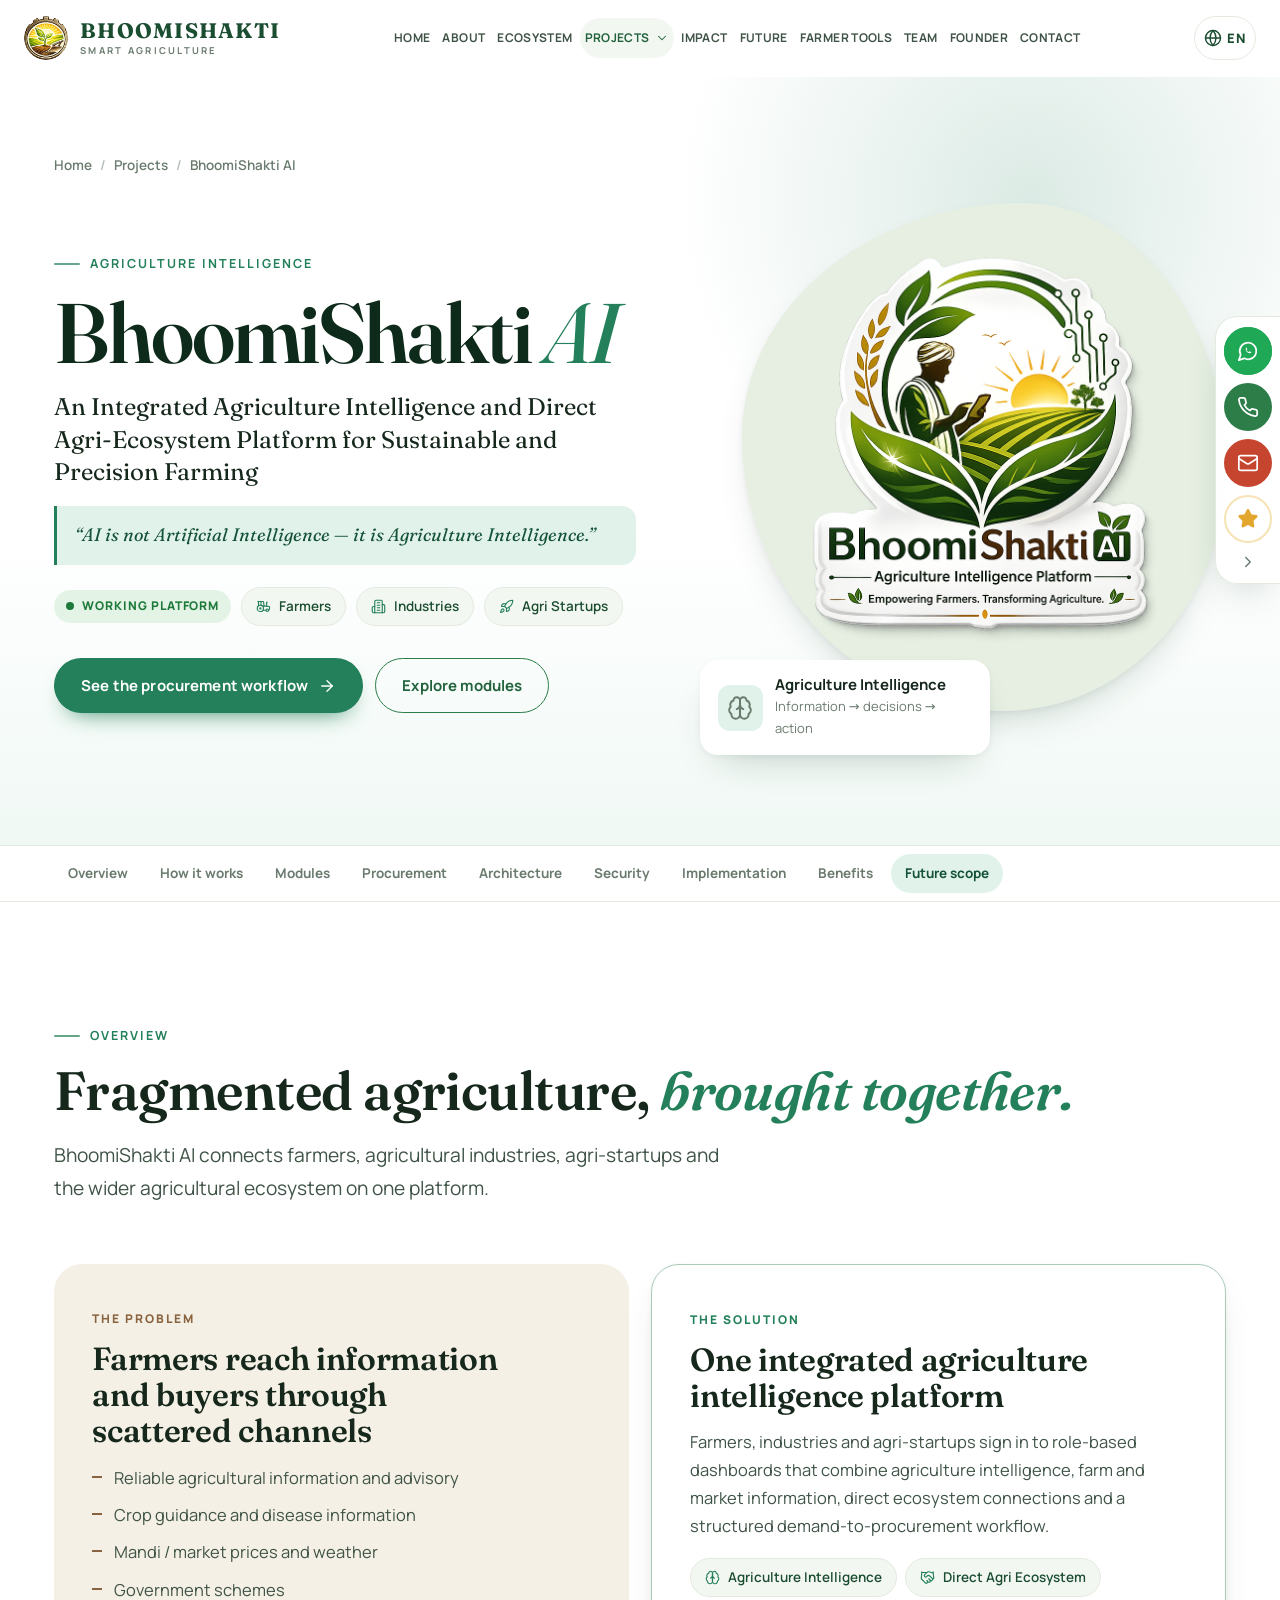
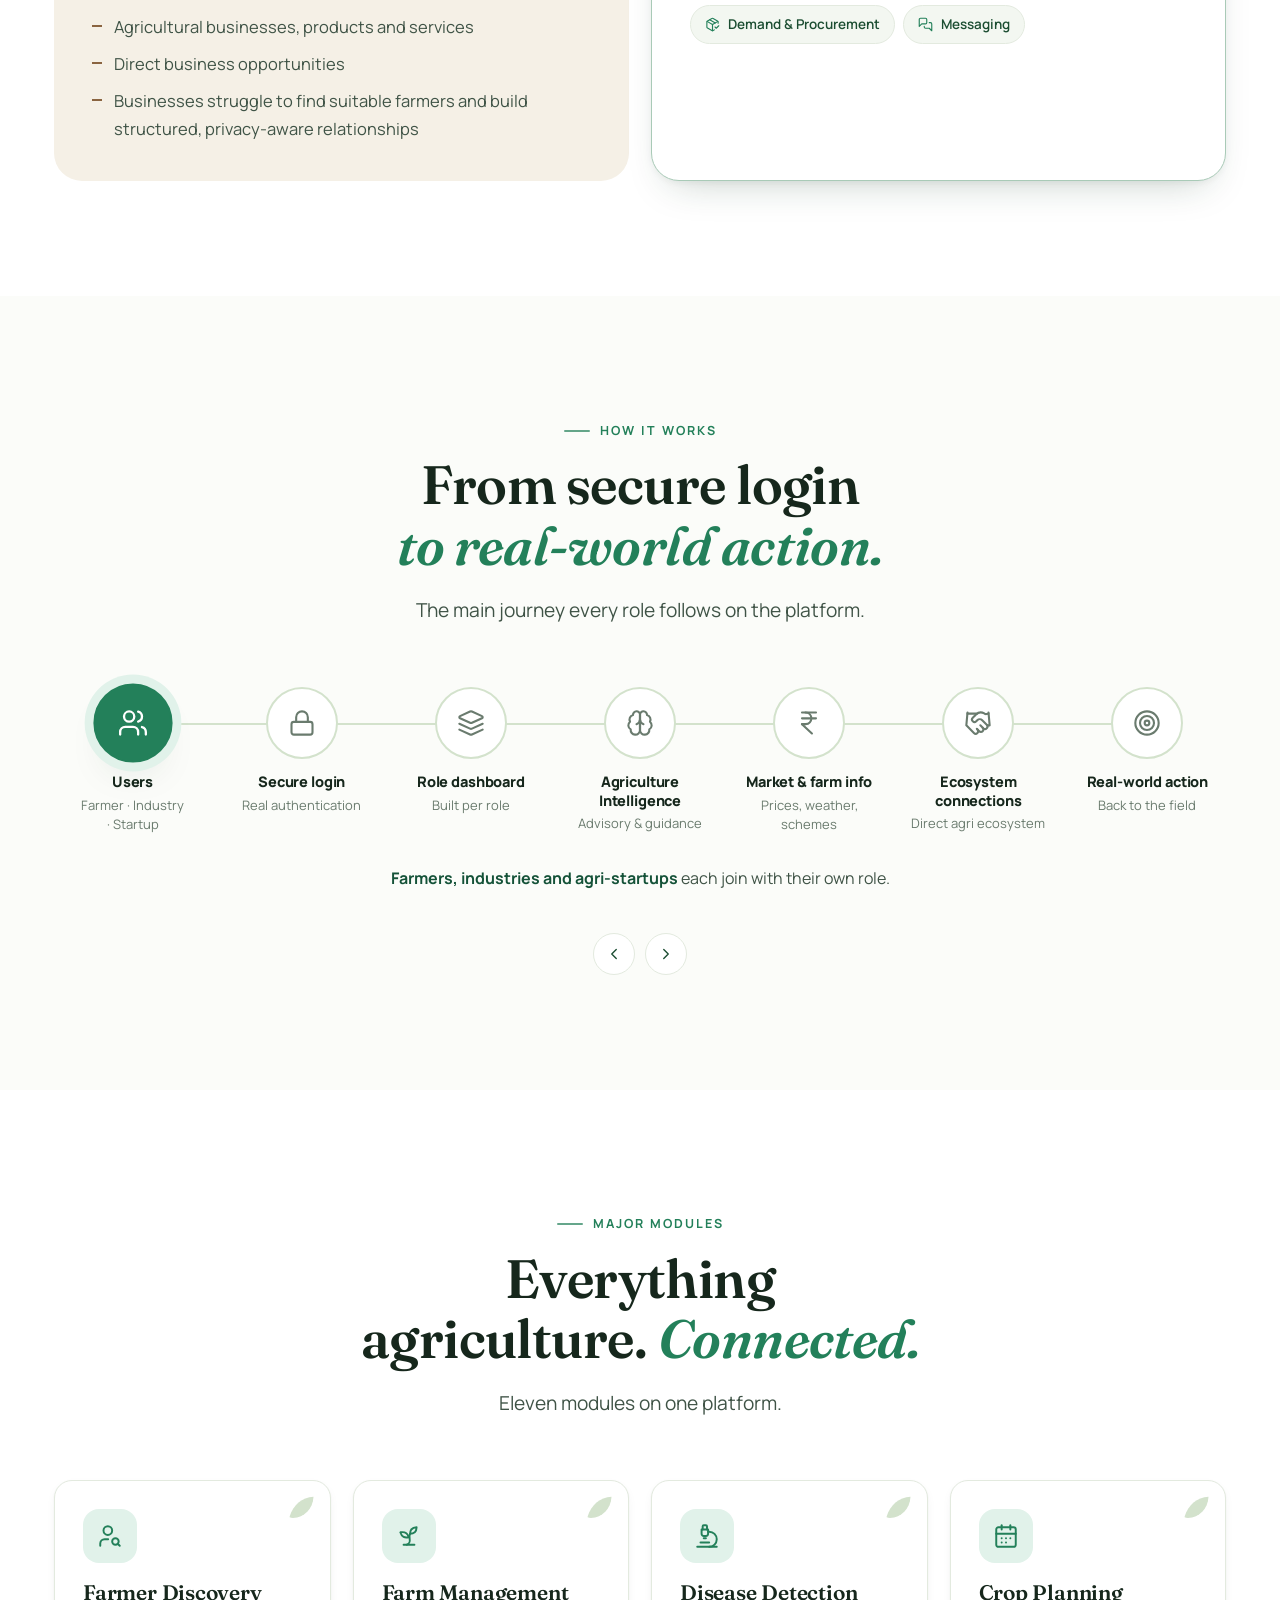
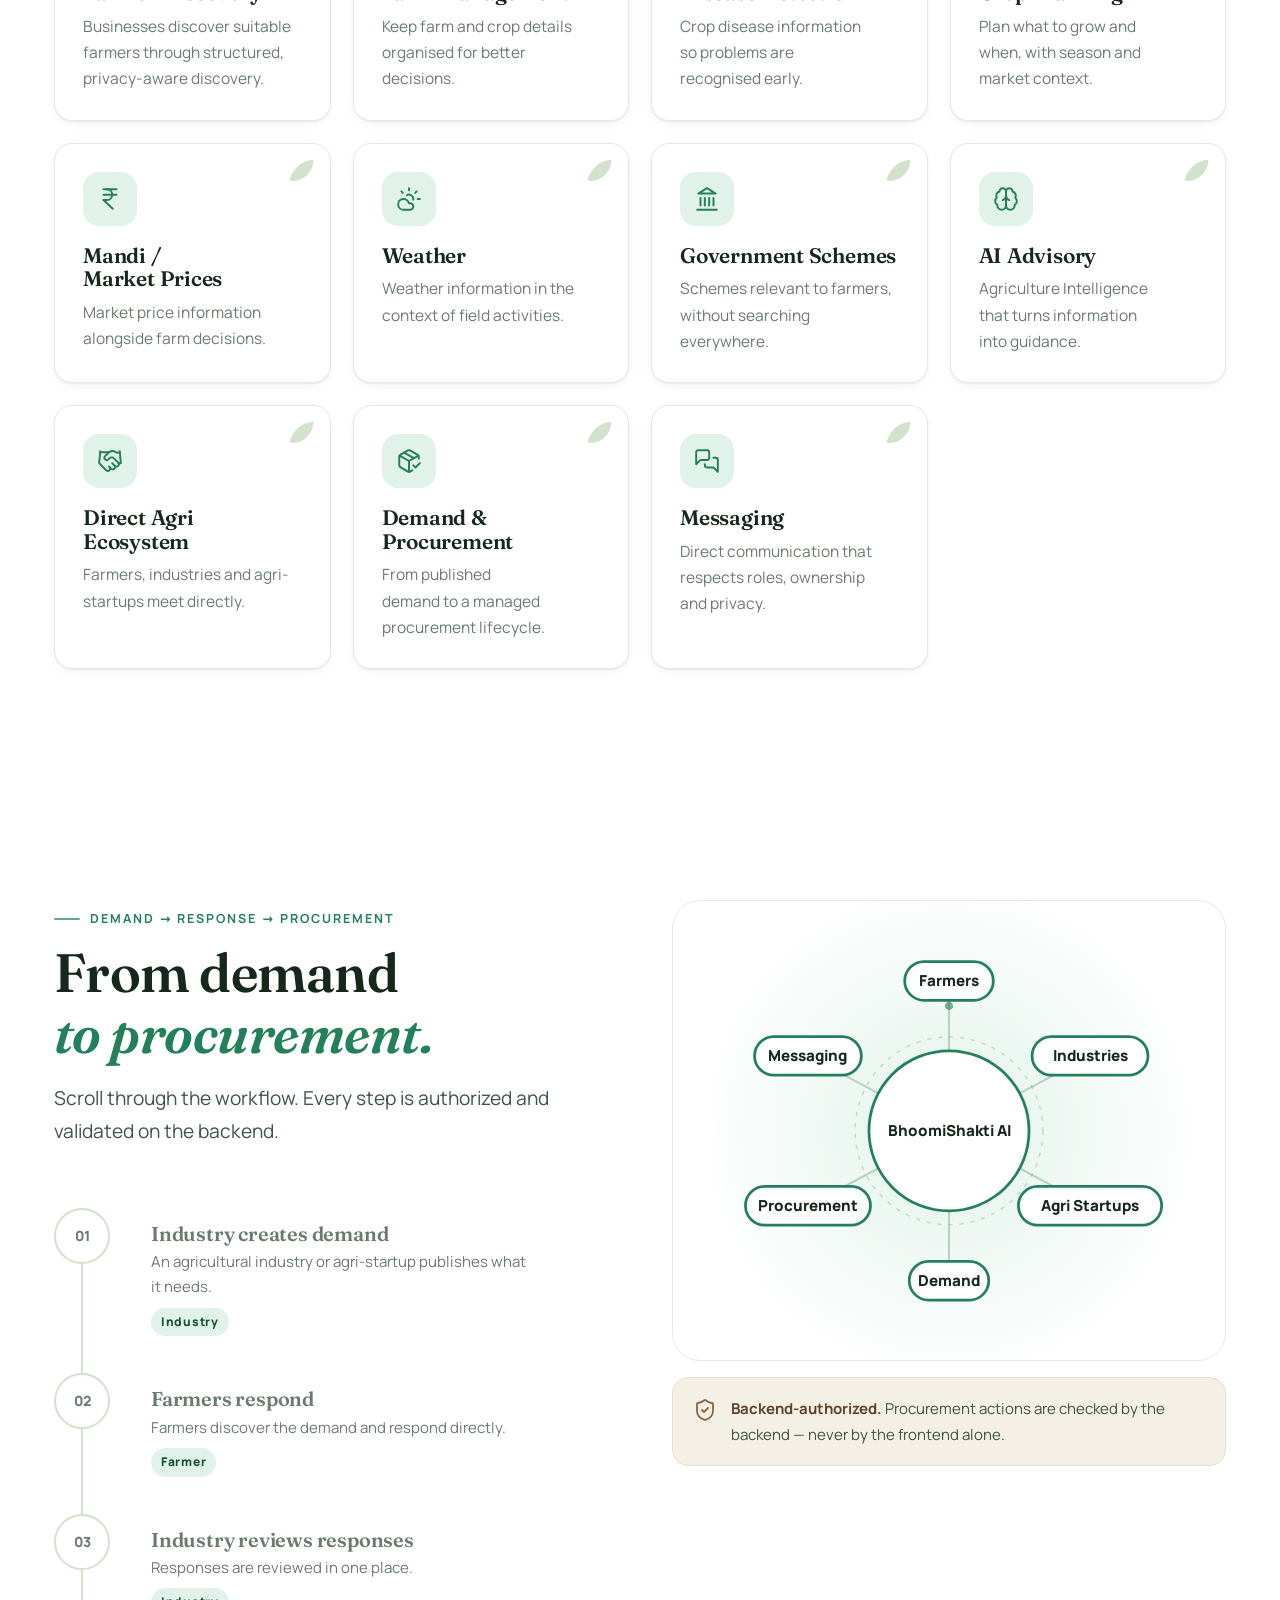
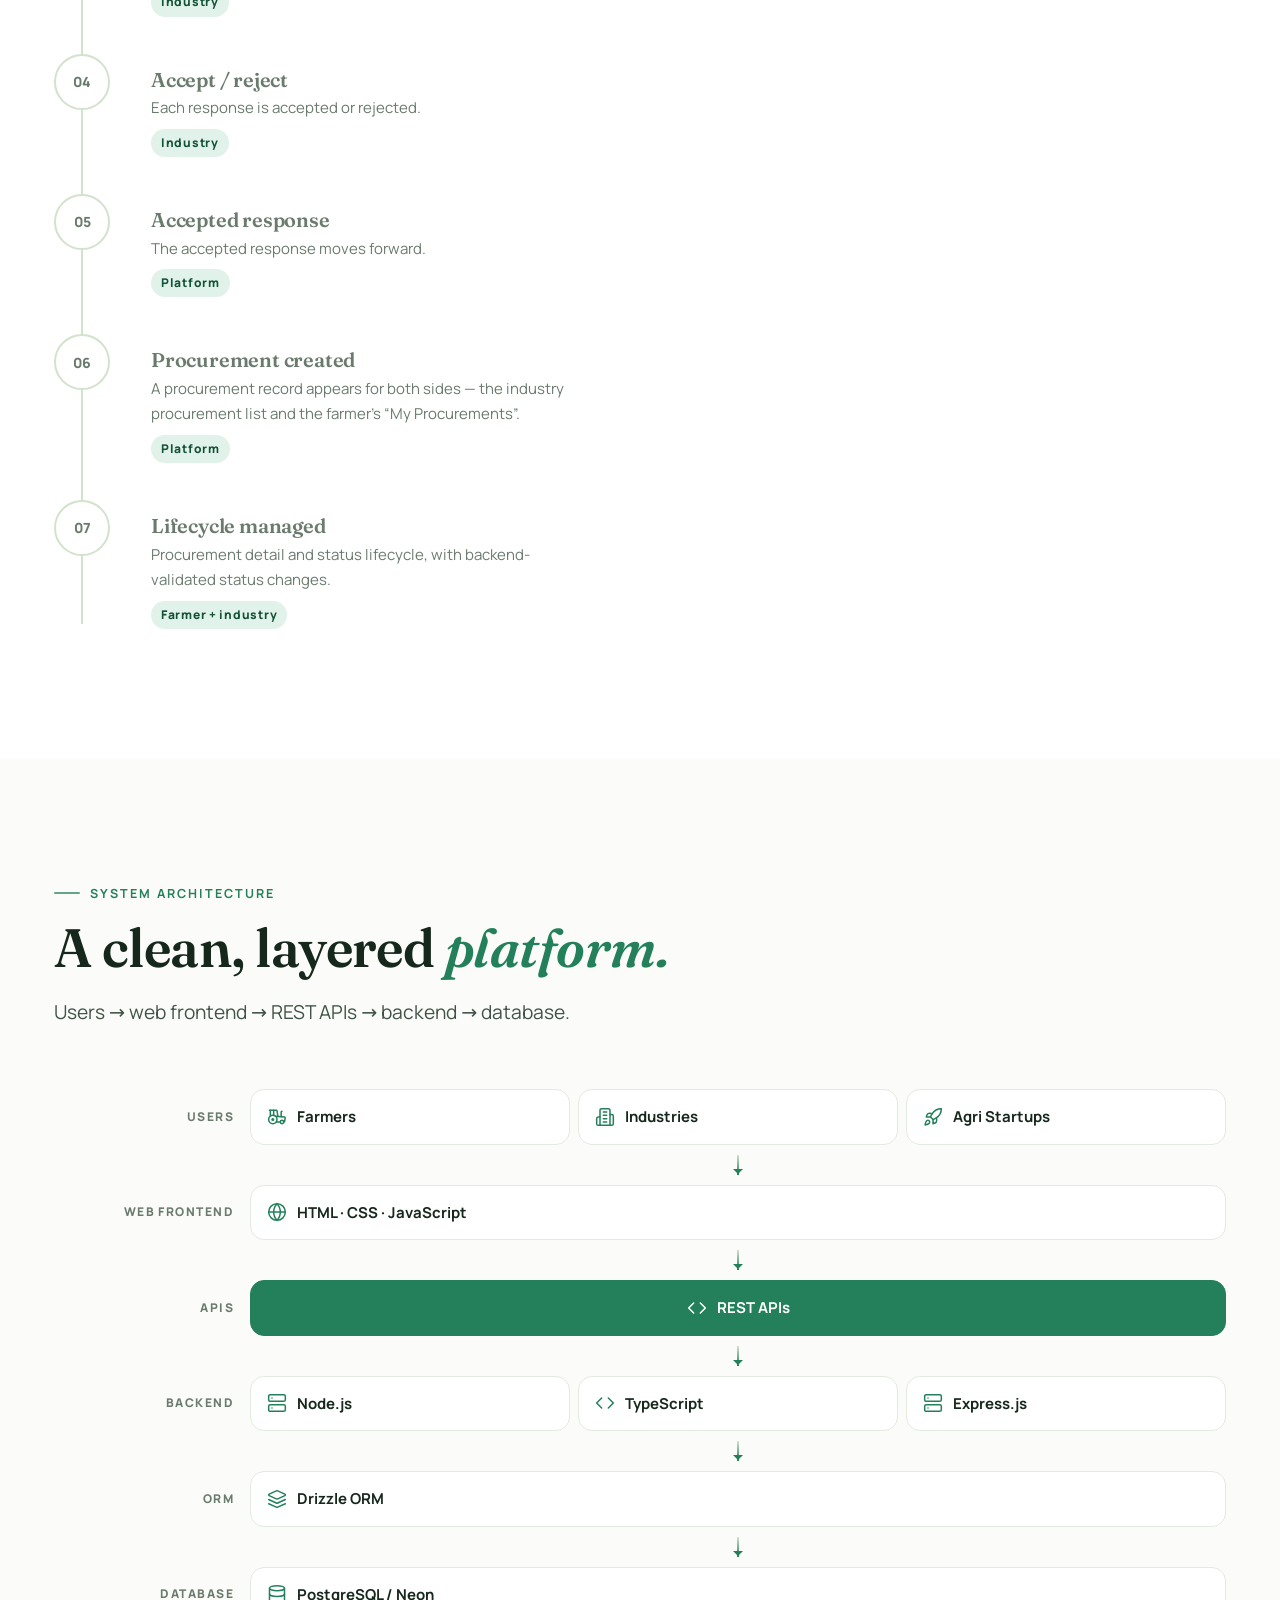
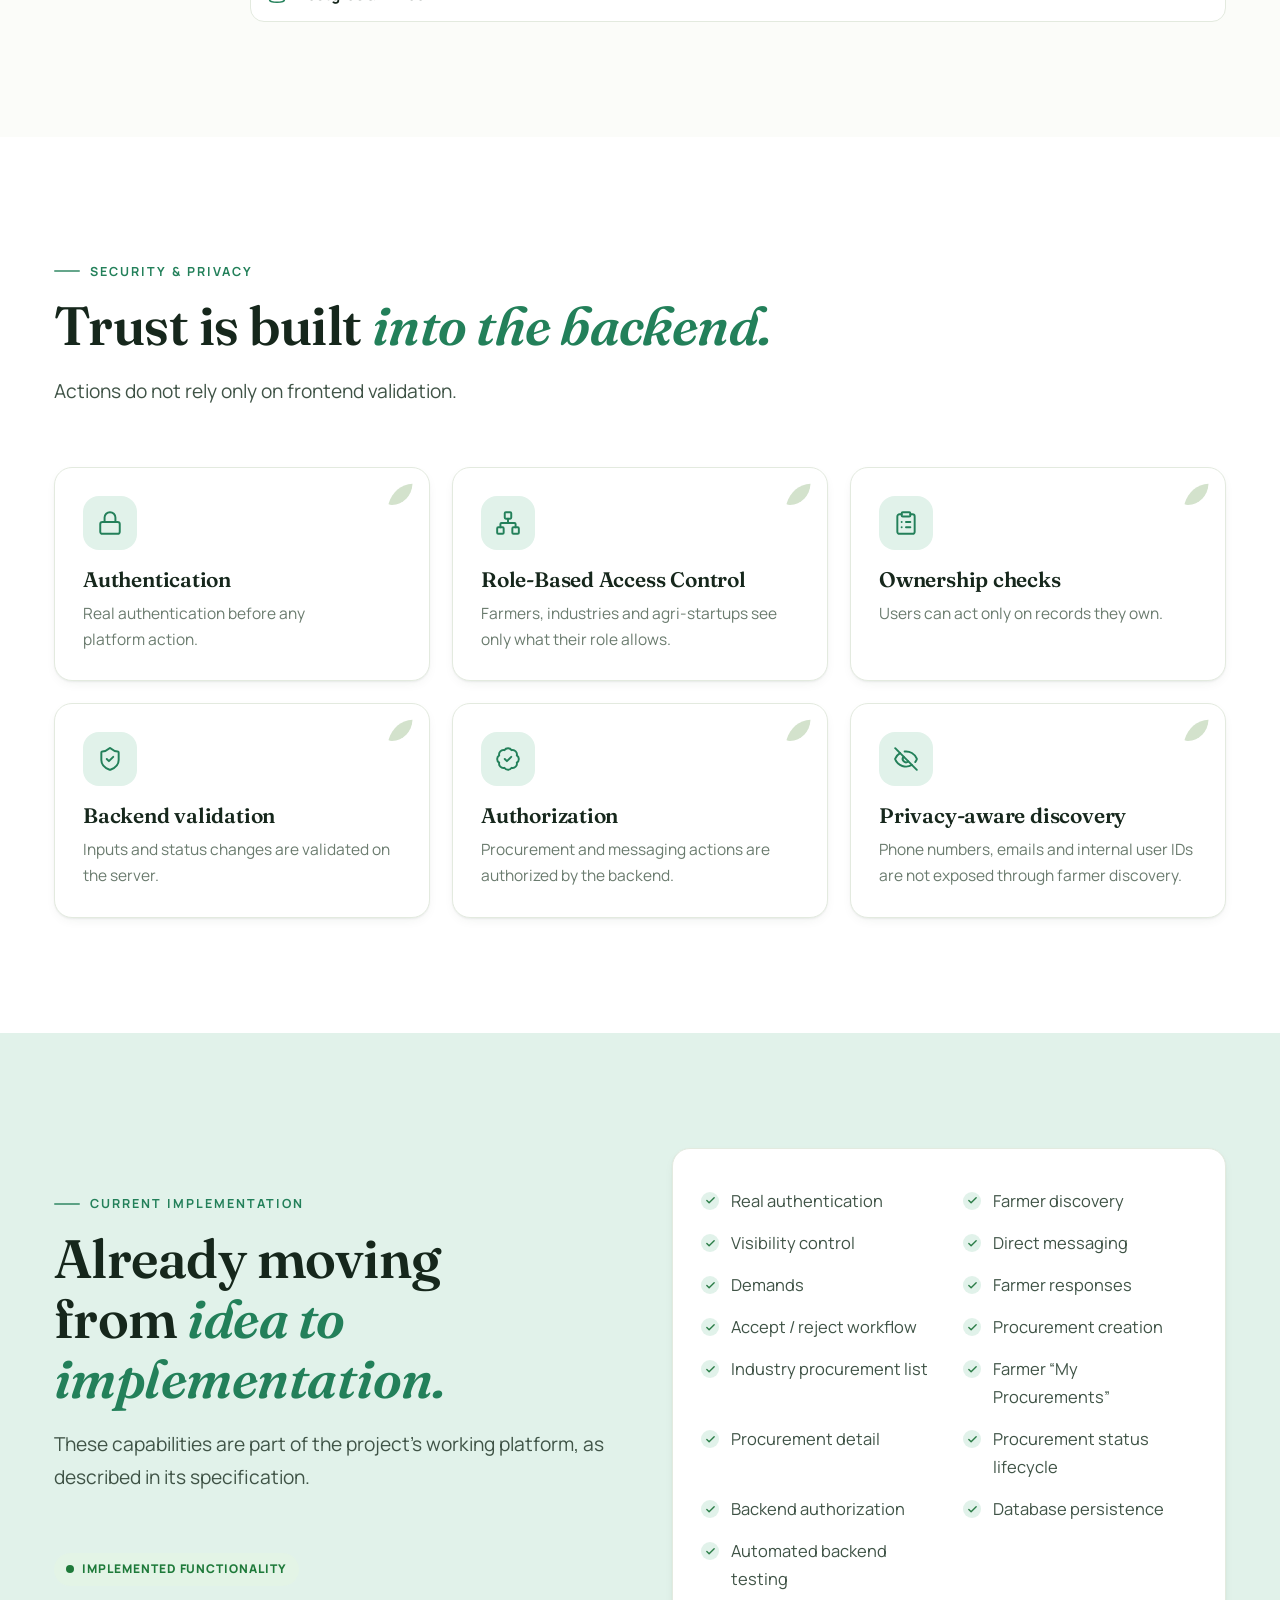
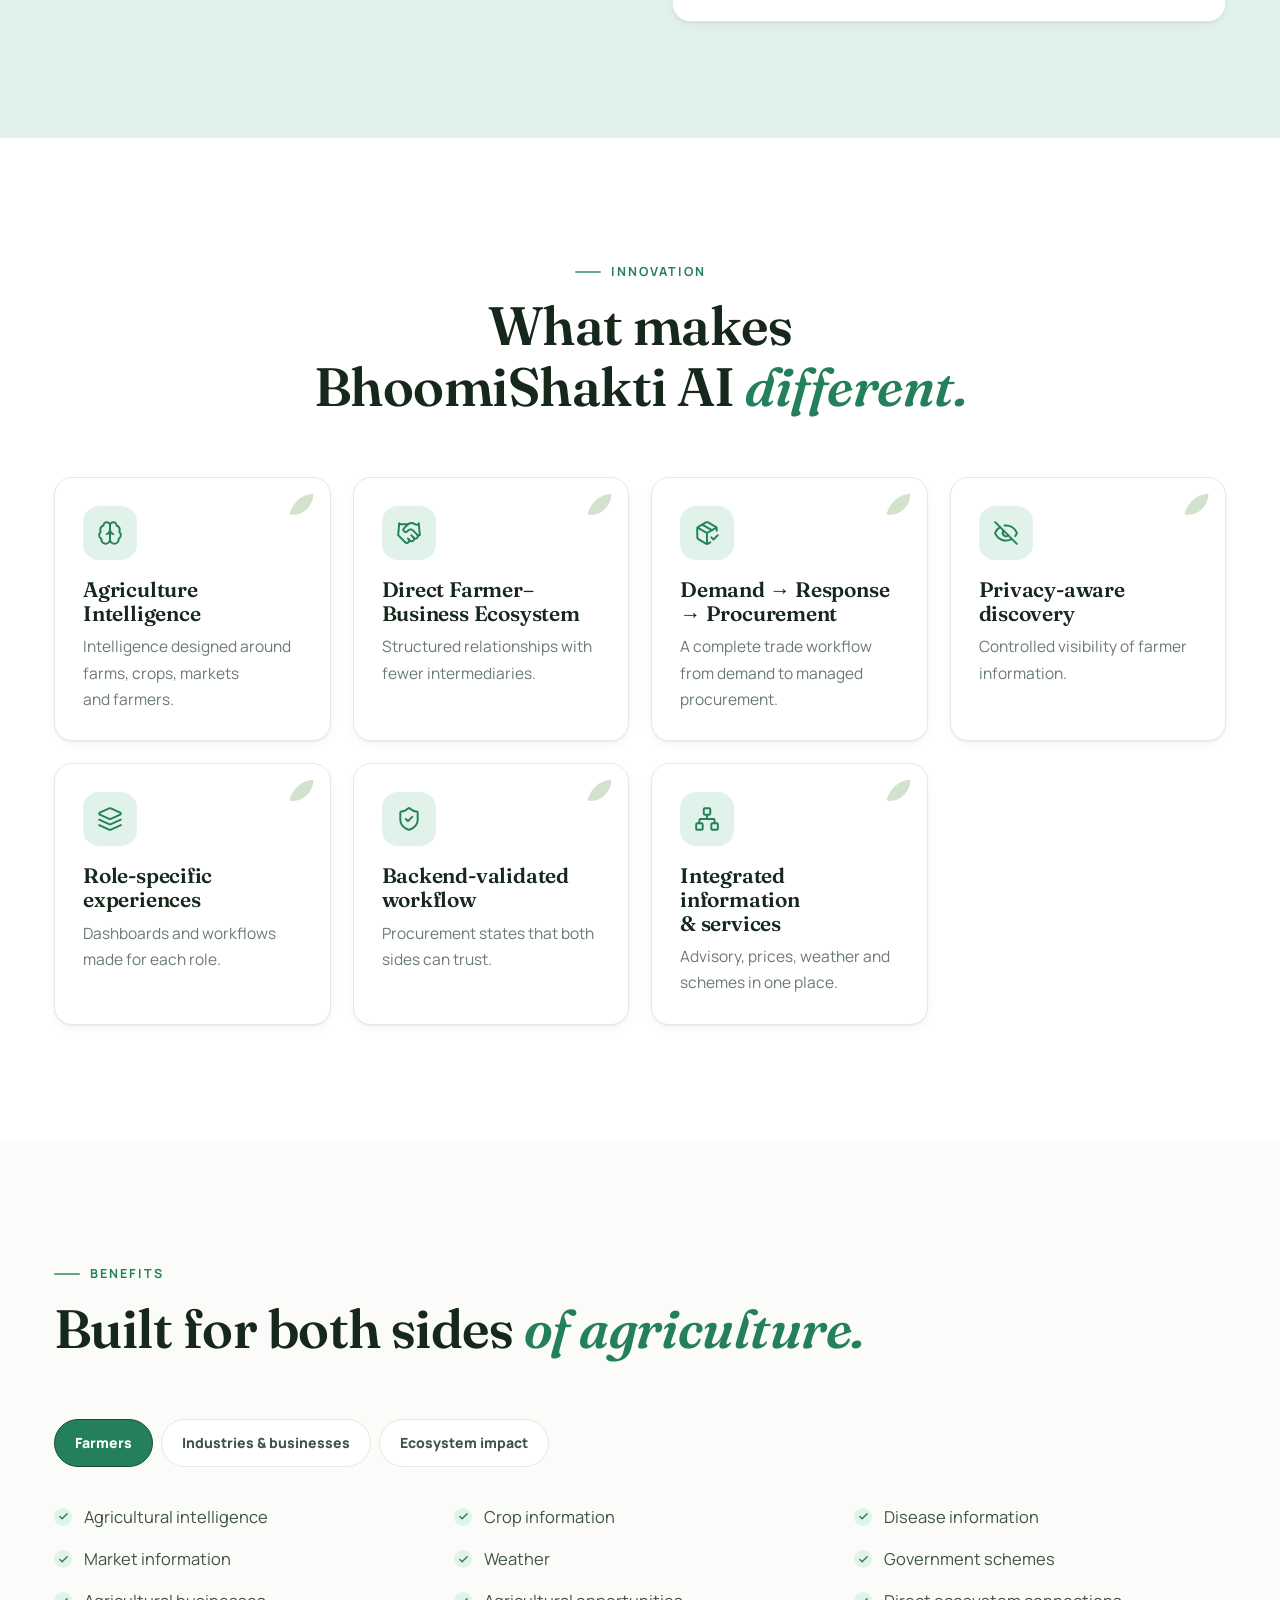
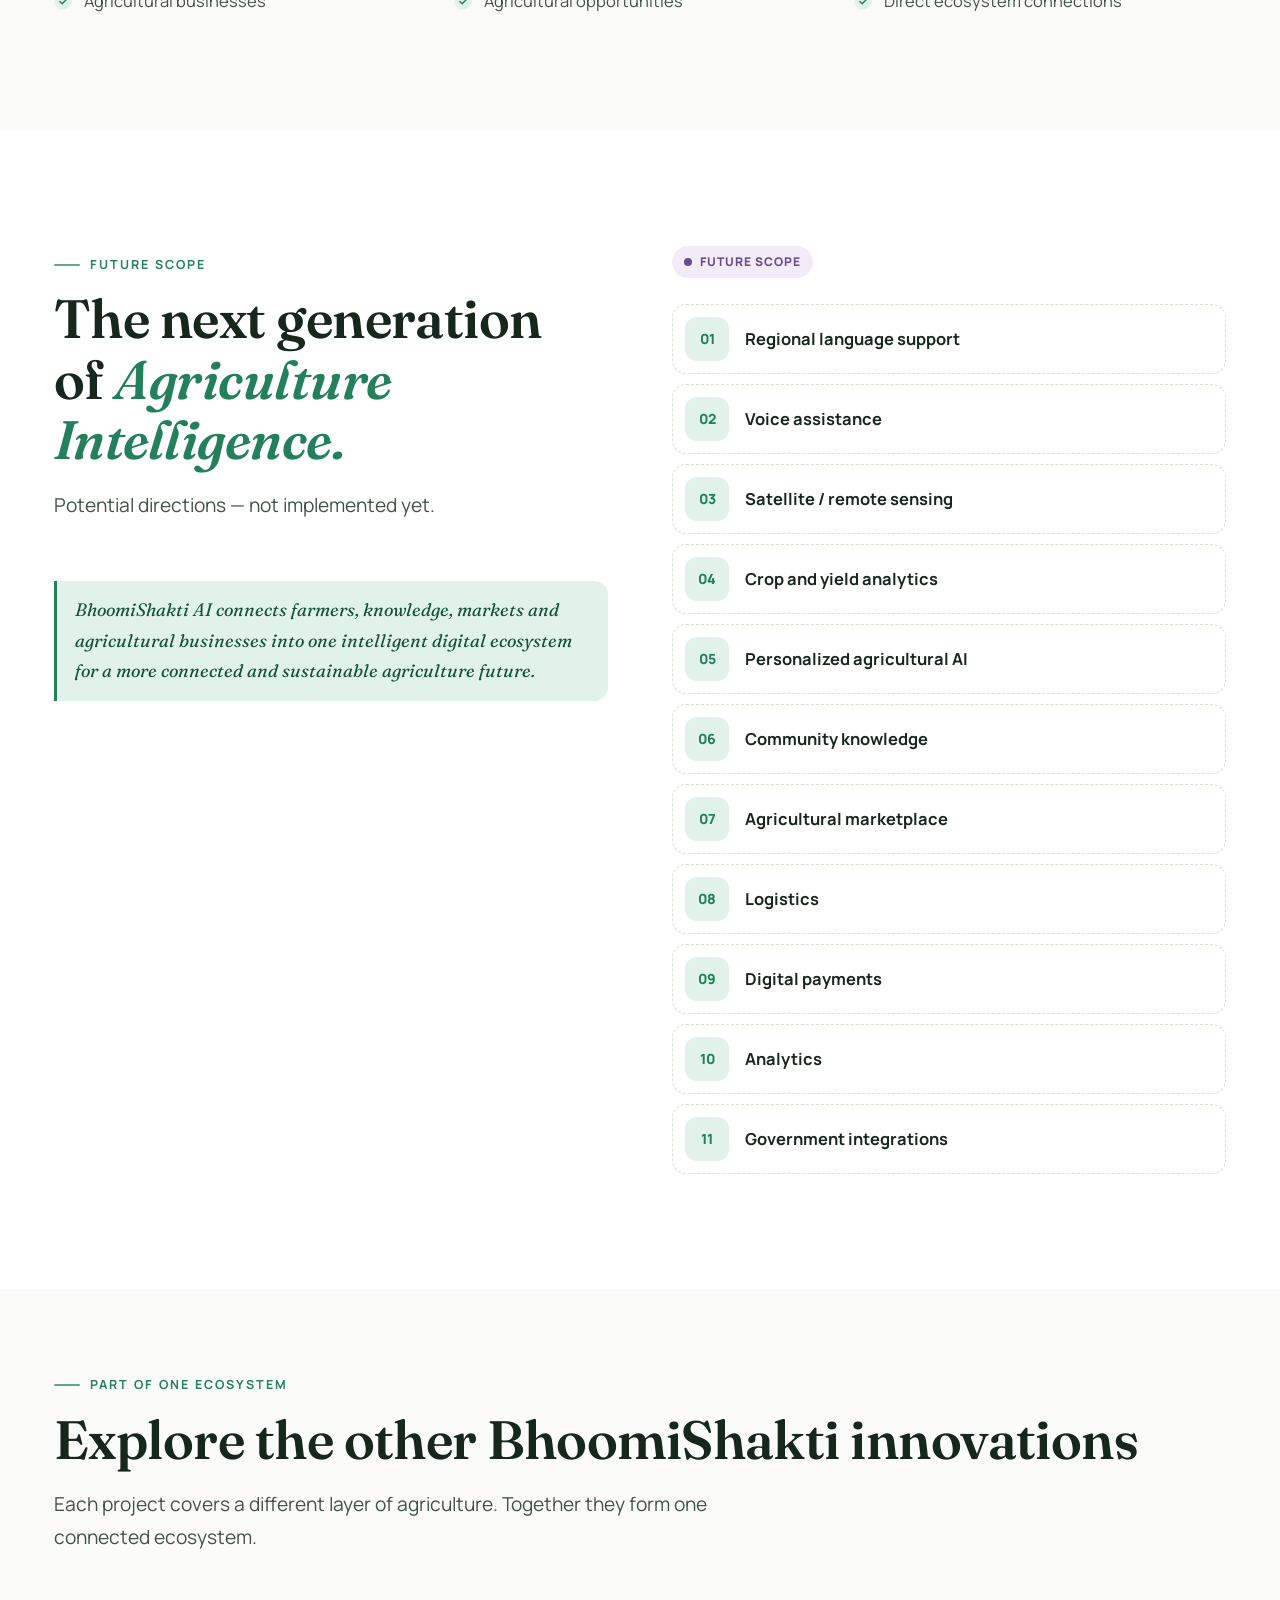
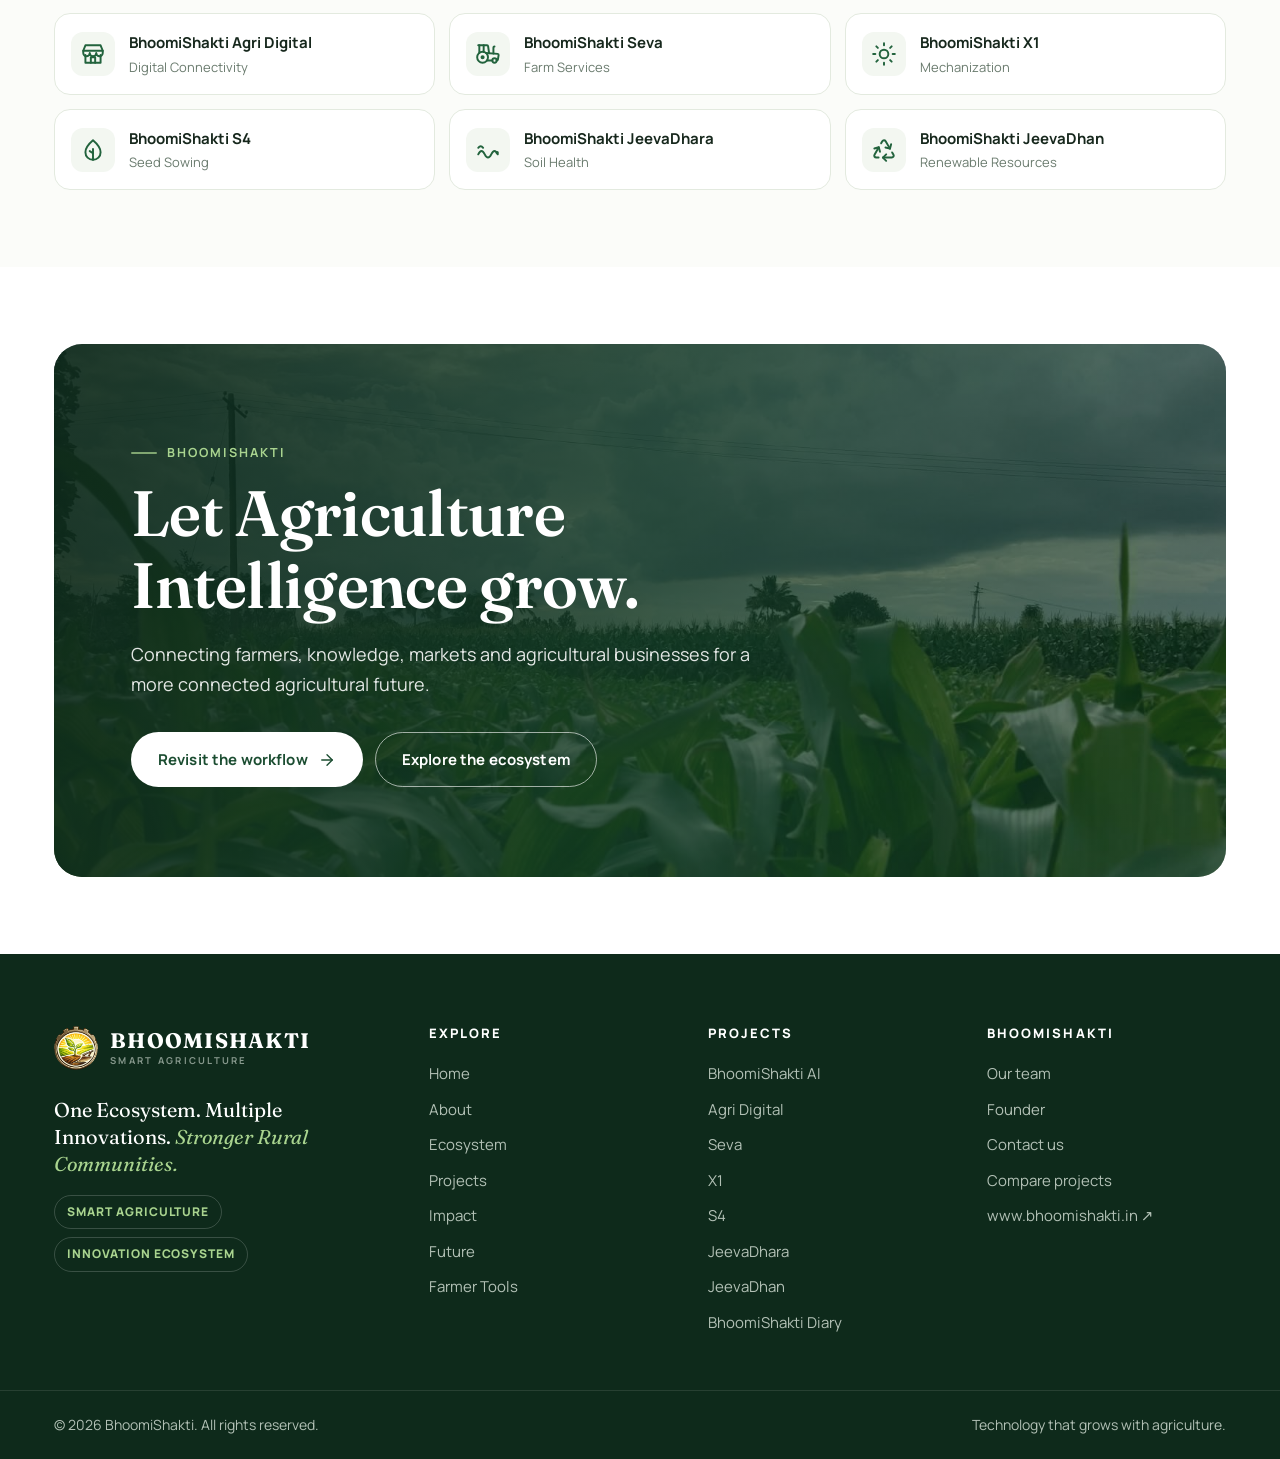
<file: ai.html>
<!DOCTYPE html>
<html lang="en" class="js-off">
<head>
  <!-- Google tag (gtag.js) -->
<script async src="https://www.googletagmanager.com/gtag/js?id=G-LCF8DMRQYF"></script>
<script>
  window.dataLayer = window.dataLayer || [];
  function gtag(){dataLayer.push(arguments);}
  gtag('js', new Date());

  gtag('config', 'G-LCF8DMRQYF');
</script>
<meta charset="UTF-8">
<meta name="viewport" content="width=device-width, initial-scale=1.0, viewport-fit=cover">
<title>BhoomiShakti AI — Agriculture Intelligence</title>
<meta name="description" content="BhoomiShakti AI: an integrated agriculture intelligence and direct agri-ecosystem platform. AI is not Artificial Intelligence — it is Agriculture Intelligence.">
<link rel="canonical" href="https://www.bhoomishakti.in/ai.html">
<meta name="robots" content="index, follow">
<meta property="og:type" content="website">
<meta property="og:site_name" content="BhoomiShakti">
<meta property="og:title" content="BhoomiShakti AI — Agriculture Intelligence">
<meta property="og:description" content="BhoomiShakti AI: an integrated agriculture intelligence and direct agri-ecosystem platform. AI is not Artificial Intelligence — it is Agriculture Intelligence.">
<meta property="og:url" content="https://www.bhoomishakti.in/ai.html">
<meta name="twitter:card" content="summary_large_image">
<meta name="twitter:title" content="BhoomiShakti AI — Agriculture Intelligence">
<meta name="twitter:description" content="BhoomiShakti AI: an integrated agriculture intelligence and direct agri-ecosystem platform. AI is not Artificial Intelligence — it is Agriculture Intelligence.">
<script type="application/ld+json">{"@context": "https://schema.org", "@type": "BreadcrumbList", "itemListElement": [{"@type": "ListItem", "position": 1, "name": "Home", "item": "https://www.bhoomishakti.in/"}, {"@type": "ListItem", "position": 2, "name": "Projects", "item": "https://www.bhoomishakti.in/projects.html"}, {"@type": "ListItem", "position": 3, "name": "BhoomiShakti AI", "item": "https://www.bhoomishakti.in/ai.html"}]}</script>
<meta name="theme-color" content="#FFFFFF">
<link rel="icon" type="image/png" href="assets/icons/favicon.png">
<link rel="preload" href="assets/fonts/fraunces.woff2" as="font" type="font/woff2" crossorigin>
<link rel="preload" href="assets/fonts/manrope.woff2" as="font" type="font/woff2" crossorigin>
<link rel="stylesheet" href="css/style.css">
</head>
<body class="theme-ai">
<a class="skip-link" href="#main">Skip to content</a>
<svg xmlns="http://www.w3.org/2000/svg" style="display:none" aria-hidden="true"><defs><symbol id="i-linkedin" viewBox="0 0 24 24"><path d="M16 8a6 6 0 0 1 6 6v7h-4v-7a2 2 0 0 0-4 0v7h-4v-7a6 6 0 0 1 6-6Z"/><rect x="2" y="9" width="4" height="12"/><circle cx="4" cy="4" r="2"/></symbol><symbol id="i-github" viewBox="0 0 24 24"><path d="M15 22v-4a4.8 4.8 0 0 0-1-3.5c3 0 6-2 6-5.5.08-1.25-.27-2.48-1-3.5.28-1.15.28-2.35 0-3.5 0 0-1 0-3 1.5-2.64-.5-5.36-.5-8 0C6 2 5 2 5 2c-.3 1.15-.3 2.35 0 3.5A5.4 5.4 0 0 0 4 9c0 3.5 3 5.5 6 5.5-.39.49-.68 1.05-.85 1.65-.17.6-.22 1.23-.15 1.85v4"/><path d="M9 18c-4.51 2-5-2-7-2"/></symbol><symbol id="i-quote" viewBox="0 0 24 24"><path d="M3 21c3 0 7-1 7-8V5c0-1.25-.76-2.02-2-2H4c-1.25 0-2 .75-2 1.97V11c0 1.25.75 2 2 2 1 0 1 0 1 1v1c0 1-1 2-2 2s-1 .01-1 1.03V20c0 1 0 1 1 1z"/><path d="M15 21c3 0 7-1 7-8V5c0-1.25-.76-2.02-2-2h-4c-1.25 0-2 .75-2 1.97V11c0 1.25.75 2 2 2h.75c0 2.25.25 4-2.75 4v3c0 1 0 1 1 1z"/></symbol><symbol id="i-external" viewBox="0 0 24 24"><path d="M15 3h6v6"/><path d="M10 14 21 3"/><path d="M18 13v6a2 2 0 0 1-2 2H5a2 2 0 0 1-2-2V8a2 2 0 0 1 2-2h6"/></symbol><symbol id="i-user" viewBox="0 0 24 24"><circle cx="12" cy="8" r="5"/><path d="M20 21a8 8 0 0 0-16 0"/></symbol><symbol id="i-leaf" viewBox="0 0 24 24"><path d="M11 20A7 7 0 0 1 9.8 6.1C15.5 5 17 4.48 19 2c1 2 2 4.18 2 8 0 5.5-4.78 10-10 10Z"/><path d="M2 21c0-3 1.85-5.36 5.08-6C9.5 14.52 12 13 13 12"/></symbol><symbol id="i-sprout" viewBox="0 0 24 24"><path d="M7 20h10"/><path d="M10 20c5.5-2.5.8-6.4 3-10"/><path d="M9.5 9.4c1.1.8 1.8 2.2 2.3 3.7-2 .4-3.5.4-4.8-.3-1.2-.6-2.3-1.9-3-4.2 2.8-.5 4.4 0 5.5.8z"/><path d="M14.1 6a7 7 0 0 0-1.1 4c1.9-.1 3.3-.6 4.3-1.4 1-1 1.6-2.3 1.7-4.6-2.7.1-4 1-4.9 2z"/></symbol><symbol id="i-brain" viewBox="0 0 24 24"><path d="M12 5a3 3 0 1 0-5.997.125 4 4 0 0 0-2.526 5.77 4 4 0 0 0 .556 6.588A4 4 0 1 0 12 18Z"/><path d="M12 5a3 3 0 1 1 5.997.125 4 4 0 0 1 2.526 5.77 4 4 0 0 1-.556 6.588A4 4 0 1 1 12 18Z"/><path d="M12 5v13"/><path d="M9 13a4.5 4.5 0 0 0 3-4"/><path d="M15 13a4.5 4.5 0 0 1-3-4"/></symbol><symbol id="i-store" viewBox="0 0 24 24"><path d="M3 9 5 4h14l2 5"/><path d="M3 9h18v2a3 3 0 0 1-6 0 3 3 0 0 1-6 0 3 3 0 0 1-6 0Z"/><path d="M5 13v7h14v-7"/><path d="M10 20v-5h4v5"/></symbol><symbol id="i-tractor" viewBox="0 0 24 24"><path d="m10 11 11 .9a1 1 0 0 1 .8 1.1l-.665 4.158a1 1 0 0 1-.988.842H20"/><path d="M16 18h-5"/><path d="M18 5a1 1 0 0 0-1 1v5.573"/><path d="M3 4h8.129a1 1 0 0 1 .99.863L13 11.246"/><path d="M4 11V4"/><path d="M8 10.1V4"/><circle cx="18" cy="18" r="2"/><circle cx="7" cy="15" r="5"/><circle cx="7" cy="15" r="1"/></symbol><symbol id="i-sun" viewBox="0 0 24 24"><circle cx="12" cy="12" r="4"/><path d="M12 2v2"/><path d="M12 20v2"/><path d="m4.93 4.93 1.41 1.41"/><path d="m17.66 17.66 1.41 1.41"/><path d="M2 12h2"/><path d="M20 12h2"/><path d="m6.34 17.66-1.41 1.41"/><path d="m19.07 4.93-1.41 1.41"/></symbol><symbol id="i-seed" viewBox="0 0 24 24"><path d="M12 21c-4 0-7-3-7-7 0-5 7-11 7-11s7 6 7 11c0 4-3 7-7 7Z"/><path d="M12 21V11"/><path d="M12 15l-3-2"/></symbol><symbol id="i-worm" viewBox="0 0 24 24"><path d="M3 16c2-4 4-4 6 0s4 4 6 0 4-4 6 0"/><circle cx="20.5" cy="14.5" r=".6" fill="currentColor"/><path d="M3 10c1.5-2 3-2 4.5 0"/></symbol><symbol id="i-recycle" viewBox="0 0 24 24"><path d="M7 19H4.815a1.83 1.83 0 0 1-1.57-.881 1.785 1.785 0 0 1-.004-1.784L7.196 9.5"/><path d="M11 19h8.203a1.83 1.83 0 0 0 1.556-.89 1.784 1.784 0 0 0 0-1.775l-1.226-2.12"/><path d="m14 16-3 3 3 3"/><path d="M8.293 13.596 7.196 9.5 3.1 10.598"/><path d="m9.344 5.811 1.093-1.892A1.83 1.83 0 0 1 11.985 3a1.784 1.784 0 0 1 1.546.888l3.943 6.843"/><path d="m13.378 9.633 4.096 1.098 1.097-4.096"/></symbol><symbol id="i-arrow" viewBox="0 0 24 24"><path d="M5 12h14"/><path d="m12 5 7 7-7 7"/></symbol><symbol id="i-arrow-down" viewBox="0 0 24 24"><path d="M12 5v14"/><path d="m19 12-7 7-7-7"/></symbol><symbol id="i-chevron" viewBox="0 0 24 24"><path d="m6 9 6 6 6-6"/></symbol><symbol id="i-chevron-left" viewBox="0 0 24 24"><path d="m15 18-6-6 6-6"/></symbol><symbol id="i-chevron-right" viewBox="0 0 24 24"><path d="m9 18 6-6-6-6"/></symbol><symbol id="i-up" viewBox="0 0 24 24"><path d="m18 15-6-6-6 6"/></symbol><symbol id="i-menu" viewBox="0 0 24 24"><path d="M4 6h16"/><path d="M4 12h16"/><path d="M4 18h16"/></symbol><symbol id="i-close" viewBox="0 0 24 24"><path d="M18 6 6 18"/><path d="m6 6 12 12"/></symbol><symbol id="i-plus" viewBox="0 0 24 24"><path d="M5 12h14"/><path d="M12 5v14"/></symbol><symbol id="i-check" viewBox="0 0 24 24"><path d="M20 6 9 17l-5-5"/></symbol><symbol id="i-users" viewBox="0 0 24 24"><path d="M16 21v-2a4 4 0 0 0-4-4H6a4 4 0 0 0-4 4v2"/><circle cx="9" cy="7" r="4"/><path d="M22 21v-2a4 4 0 0 0-3-3.87"/><path d="M16 3.13a4 4 0 0 1 0 7.75"/></symbol><symbol id="i-user-search" viewBox="0 0 24 24"><circle cx="10" cy="7" r="4"/><path d="M10.3 15H7a4 4 0 0 0-4 4v2"/><circle cx="17" cy="17" r="3"/><path d="m21 21-1.9-1.9"/></symbol><symbol id="i-search" viewBox="0 0 24 24"><circle cx="11" cy="11" r="8"/><path d="m21 21-4.3-4.3"/></symbol><symbol id="i-pin" viewBox="0 0 24 24"><path d="M20 10c0 5-5.5 10.2-7.4 11.8a1 1 0 0 1-1.2 0C9.5 20.2 4 15 4 10a8 8 0 0 1 16 0"/><circle cx="12" cy="10" r="3"/></symbol><symbol id="i-message" viewBox="0 0 24 24"><path d="M14 9a2 2 0 0 1-2 2H6l-4 4V4a2 2 0 0 1 2-2h8a2 2 0 0 1 2 2z"/><path d="M18 9h2a2 2 0 0 1 2 2v11l-4-4h-6a2 2 0 0 1-2-2v-1"/></symbol><symbol id="i-package" viewBox="0 0 24 24"><path d="m16 16 2 2 4-4"/><path d="M21 10V8a2 2 0 0 0-1-1.73l-7-4a2 2 0 0 0-2 0l-7 4A2 2 0 0 0 3 8v8a2 2 0 0 0 1 1.73l7 4a2 2 0 0 0 2 0l2-1.14"/><path d="m7.5 4.27 9 5.15"/><path d="M3.29 7 12 12l8.71-5"/><path d="M12 22V12"/></symbol><symbol id="i-megaphone" viewBox="0 0 24 24"><path d="m3 11 18-5v12L3 14v-3z"/><path d="M11.6 16.8a3 3 0 1 1-5.8-1.6"/></symbol><symbol id="i-cloud" viewBox="0 0 24 24"><path d="M12 2v2"/><path d="m4.93 4.93 1.41 1.41"/><path d="M20 12h2"/><path d="m19.07 4.93-1.41 1.41"/><path d="M15.947 12.65a4 4 0 0 0-5.925-4.128"/><path d="M13 22H7a5 5 0 1 1 4.9-6H13a3 3 0 0 1 0 6Z"/></symbol><symbol id="i-landmark" viewBox="0 0 24 24"><path d="M3 22h18"/><path d="M6 18v-7"/><path d="M10 18v-7"/><path d="M14 18v-7"/><path d="M18 18v-7"/><path d="M12 2 20 7H4z"/></symbol><symbol id="i-rupee" viewBox="0 0 24 24"><path d="M6 3h12"/><path d="M6 8h12"/><path d="m6 13 8.5 8"/><path d="M6 13h3"/><path d="M9 13c6.667 0 6.667-10 0-10"/></symbol><symbol id="i-calendar" viewBox="0 0 24 24"><rect width="18" height="18" x="3" y="4" rx="2"/><path d="M16 2v4"/><path d="M8 2v4"/><path d="M3 10h18"/><path d="M8 14h.01"/><path d="M12 14h.01"/><path d="M16 14h.01"/><path d="M8 18h.01"/><path d="M12 18h.01"/></symbol><symbol id="i-microscope" viewBox="0 0 24 24"><path d="M6 18h8"/><path d="M3 22h18"/><path d="M14 22a7 7 0 1 0 0-14h-1"/><path d="M9 14h2"/><path d="M9 12a2 2 0 0 1-2-2V6h6v4a2 2 0 0 1-2 2Z"/><path d="M12 6V3a1 1 0 0 0-1-1H9a1 1 0 0 0-1 1v3"/></symbol><symbol id="i-handshake" viewBox="0 0 24 24"><path d="m11 17 2 2a1 1 0 1 0 3-3"/><path d="m14 14 2.5 2.5a1 1 0 1 0 3-3l-3.88-3.88a3 3 0 0 0-4.24 0l-.88.88a1 1 0 1 1-3-3l2.81-2.81a5.79 5.79 0 0 1 7.06-.87l.47.28a2 2 0 0 0 1.42.25L21 4"/><path d="m21 3 1 11h-2"/><path d="M3 3 2 14l6.5 6.5a1 1 0 1 0 3-3"/><path d="M3 4h8"/></symbol><symbol id="i-shield" viewBox="0 0 24 24"><path d="M20 13c0 5-3.5 7.5-7.66 8.95a1 1 0 0 1-.67-.01C7.5 20.5 4 18 4 13V6a1 1 0 0 1 1-1c2 0 4.5-1.2 6.24-2.72a1.17 1.17 0 0 1 1.52 0C14.51 3.81 17 5 19 5a1 1 0 0 1 1 1z"/><path d="m9 12 2 2 4-4"/></symbol><symbol id="i-eye-off" viewBox="0 0 24 24"><path d="M10.733 5.076a10.744 10.744 0 0 1 11.205 6.575 1 1 0 0 1 0 .696 10.747 10.747 0 0 1-1.444 2.49"/><path d="M14.084 14.158a3 3 0 0 1-4.242-4.242"/><path d="M17.479 17.499a10.75 10.75 0 0 1-15.417-5.151 1 1 0 0 1 0-.696 10.75 10.75 0 0 1 4.446-5.143"/><path d="m2 2 20 20"/></symbol><symbol id="i-layers" viewBox="0 0 24 24"><path d="m12.83 2.18a2 2 0 0 0-1.66 0L2.6 6.08a1 1 0 0 0 0 1.83l8.58 3.91a2 2 0 0 0 1.66 0l8.58-3.9a1 1 0 0 0 0-1.83Z"/><path d="m22 17.65-9.17 4.16a2 2 0 0 1-1.66 0L2 17.65"/><path d="m22 12.65-9.17 4.16a2 2 0 0 1-1.66 0L2 12.65"/></symbol><symbol id="i-network" viewBox="0 0 24 24"><rect x="16" y="16" width="6" height="6" rx="1"/><rect x="2" y="16" width="6" height="6" rx="1"/><rect x="9" y="2" width="6" height="6" rx="1"/><path d="M5 16v-3a1 1 0 0 1 1-1h12a1 1 0 0 1 1 1v3"/><path d="M12 12V8"/></symbol><symbol id="i-globe" viewBox="0 0 24 24"><circle cx="12" cy="12" r="10"/><path d="M12 2a14.5 14.5 0 0 0 0 20 14.5 14.5 0 0 0 0-20"/><path d="M2 12h20"/></symbol><symbol id="i-server" viewBox="0 0 24 24"><rect width="20" height="8" x="2" y="2" rx="2"/><rect width="20" height="8" x="2" y="14" rx="2"/><path d="M6 6h.01"/><path d="M6 18h.01"/></symbol><symbol id="i-database" viewBox="0 0 24 24"><ellipse cx="12" cy="5" rx="9" ry="3"/><path d="M3 5v14a9 3 0 0 0 18 0V5"/><path d="M3 12a9 3 0 0 0 18 0"/></symbol><symbol id="i-code" viewBox="0 0 24 24"><path d="m16 18 6-6-6-6"/><path d="m8 6-6 6 6 6"/></symbol><symbol id="i-battery" viewBox="0 0 24 24"><rect x="2" y="7" width="16" height="10" rx="2"/><path d="M22 11v2"/><path d="M6 11v2"/><path d="M10 11v2"/></symbol><symbol id="i-zap" viewBox="0 0 24 24"><path d="M4 14a1 1 0 0 1-.78-1.63l9.9-10.2a.5.5 0 0 1 .86.46l-1.92 6.02A1 1 0 0 0 13 10h7a1 1 0 0 1 .78 1.63l-9.9 10.2a.5.5 0 0 1-.86-.46l1.92-6.02A1 1 0 0 0 11 14z"/></symbol><symbol id="i-cog" viewBox="0 0 24 24"><path d="M12.22 2h-.44a2 2 0 0 0-2 2v.18a2 2 0 0 1-1 1.73l-.43.25a2 2 0 0 1-2 0l-.15-.08a2 2 0 0 0-2.73.73l-.22.38a2 2 0 0 0 .73 2.73l.15.1a2 2 0 0 1 1 1.72v.51a2 2 0 0 1-1 1.74l-.15.09a2 2 0 0 0-.73 2.73l.22.38a2 2 0 0 0 2.73.73l.15-.08a2 2 0 0 1 2 0l.43.25a2 2 0 0 1 1 1.73V20a2 2 0 0 0 2 2h.44a2 2 0 0 0 2-2v-.18a2 2 0 0 1 1-1.73l.43-.25a2 2 0 0 1 2 0l.15.08a2 2 0 0 0 2.73-.73l.22-.39a2 2 0 0 0-.73-2.73l-.15-.08a2 2 0 0 1-1-1.74v-.5a2 2 0 0 1 1-1.74l.15-.09a2 2 0 0 0 .73-2.73l-.22-.38a2 2 0 0 0-2.73-.73l-.15.08a2 2 0 0 1-2 0l-.43-.25a2 2 0 0 1-1-1.73V4a2 2 0 0 0-2-2z"/><circle cx="12" cy="12" r="3"/></symbol><symbol id="i-wheel" viewBox="0 0 24 24"><circle cx="12" cy="12" r="9"/><circle cx="12" cy="12" r="2"/><path d="M12 3v7"/><path d="M12 14v7"/><path d="M3 12h7"/><path d="M14 12h7"/></symbol><symbol id="i-chain" viewBox="0 0 24 24"><path d="M9 17H7A5 5 0 0 1 7 7h2"/><path d="M15 7h2a5 5 0 1 1 0 10h-2"/><path d="M8 12h8"/></symbol><symbol id="i-blade" viewBox="0 0 24 24"><path d="M4 20 14 8l6-4-2 7-12 11"/><path d="M4 20h7"/></symbol><symbol id="i-panel" viewBox="0 0 24 24"><rect x="3" y="4" width="18" height="11" rx="1"/><path d="M3 9.5h18"/><path d="M9 4v11"/><path d="M15 4v11"/><path d="M12 15v5"/><path d="M8 20h8"/></symbol><symbol id="i-umbrella" viewBox="0 0 24 24"><path d="M22 12a10.06 10.06 0 0 0-20 0Z"/><path d="M12 12v8a2 2 0 0 0 4 0"/><path d="M12 2v1"/></symbol><symbol id="i-backpack" viewBox="0 0 24 24"><path d="M4 10a4 4 0 0 1 4-4h8a4 4 0 0 1 4 4v10a2 2 0 0 1-2 2H6a2 2 0 0 1-2-2Z"/><path d="M8 10h8"/><path d="M8 18h8"/><path d="M8 22v-6a2 2 0 0 1 2-2h4a2 2 0 0 1 2 2v6"/><path d="M9 6V4a2 2 0 0 1 2-2h2a2 2 0 0 1 2 2v2"/></symbol><symbol id="i-sliders" viewBox="0 0 24 24"><path d="M4 21v-7"/><path d="M4 10V3"/><path d="M12 21v-9"/><path d="M12 8V3"/><path d="M20 21v-5"/><path d="M20 12V3"/><path d="M2 14h4"/><path d="M10 8h4"/><path d="M18 16h4"/></symbol><symbol id="i-pipes" viewBox="0 0 24 24"><path d="M12 3v7"/><path d="M12 10 6 16v5"/><path d="m12 10 6 6v5"/></symbol><symbol id="i-vibrate" viewBox="0 0 24 24"><path d="m2 8 2 2-2 2 2 2-2 2"/><path d="m22 8-2 2 2 2-2 2 2 2"/><rect width="8" height="14" x="8" y="5" rx="1"/></symbol><symbol id="i-droplet" viewBox="0 0 24 24"><path d="M12 22a7 7 0 0 0 7-7c0-2-1-3.9-3-5.5s-3.5-4-4-6.5c-.5 2.5-2 4.9-4 6.5C6 11.1 5 13 5 15a7 7 0 0 0 7 7z"/></symbol><symbol id="i-flask" viewBox="0 0 24 24"><path d="M10 2v7.527a2 2 0 0 1-.211.896L4.72 20.55a1 1 0 0 0 .9 1.45h12.76a1 1 0 0 0 .9-1.45l-5.069-10.127A2 2 0 0 1 14 9.527V2"/><path d="M8.5 2h7"/><path d="M7 16h10"/></symbol><symbol id="i-factory" viewBox="0 0 24 24"><path d="M2 20a2 2 0 0 0 2 2h16a2 2 0 0 0 2-2V8l-7 5V8l-7 5V4a2 2 0 0 0-2-2H4a2 2 0 0 0-2 2Z"/><path d="M17 18h1"/><path d="M12 18h1"/><path d="M7 18h1"/></symbol><symbol id="i-flame" viewBox="0 0 24 24"><path d="M8.5 14.5A2.5 2.5 0 0 0 11 12c0-1.38-.5-2-1-3-1.072-2.143-.224-4.054 2-6 .5 2.5 2 4.9 4 6.5 2 1.6 3 3.5 3 5.5a7 7 0 1 1-14 0c0-1.153.433-2.294 1-3a2.5 2.5 0 0 0 2.5 2.5z"/></symbol><symbol id="i-cow" viewBox="0 0 24 24"><path d="M5 9c-1.5 0-3-1-3-3 2 0 3 .5 4 1.5"/><path d="M19 9c1.5 0 3-1 3-3-2 0-3 .5-4 1.5"/><path d="M6 8.5C6 6 8.5 4 12 4s6 2 6 4.5V14a6 6 0 0 1-12 0Z"/><ellipse cx="12" cy="15.5" rx="3.5" ry="2.5"/><path d="M10.5 15.5h.01"/><path d="M13.5 15.5h.01"/><path d="M9 10h.01"/><path d="M15 10h.01"/></symbol><symbol id="i-truck" viewBox="0 0 24 24"><path d="M14 18V6a2 2 0 0 0-2-2H4a2 2 0 0 0-2 2v11a1 1 0 0 0 1 1h2"/><path d="M15 18H9"/><path d="M19 18h2a1 1 0 0 0 1-1v-3.65a1 1 0 0 0-.22-.624l-3.48-4.35A1 1 0 0 0 17.52 8H14"/><circle cx="17" cy="18" r="2"/><circle cx="7" cy="18" r="2"/></symbol><symbol id="i-drone" viewBox="0 0 24 24"><circle cx="5" cy="5" r="2.5"/><circle cx="19" cy="5" r="2.5"/><circle cx="5" cy="19" r="2.5"/><circle cx="19" cy="19" r="2.5"/><path d="M7 7l3 3"/><path d="m17 7-3 3"/><path d="m7 17 3-3"/><path d="m17 17-3-3"/><rect x="10" y="10" width="4" height="4" rx="1"/></symbol><symbol id="i-digger" viewBox="0 0 24 24"><path d="M2 18h12"/><circle cx="4.5" cy="18" r="2.5"/><circle cx="11.5" cy="18" r="2.5"/><path d="M3 15V11h6l2 4"/><path d="M9 11 14 5l5 3-2 4h-3"/><path d="M19 8v5"/></symbol><symbol id="i-water" viewBox="0 0 24 24"><path d="M2 6c.6.5 1.2 1 2.5 1C7 7 7 5 9.5 5c2.6 0 2.4 2 5 2 2.5 0 2.5-2 5-2 1.3 0 1.9.5 2.5 1"/><path d="M2 12c.6.5 1.2 1 2.5 1 2.5 0 2.5-2 5-2 2.6 0 2.4 2 5 2 2.5 0 2.5-2 5-2 1.3 0 1.9.5 2.5 1"/><path d="M2 18c.6.5 1.2 1 2.5 1 2.5 0 2.5-2 5-2 2.6 0 2.4 2 5 2 2.5 0 2.5-2 5-2 1.3 0 1.9.5 2.5 1"/></symbol><symbol id="i-phone" viewBox="0 0 24 24"><rect width="14" height="20" x="5" y="2" rx="2"/><path d="M12 18h.01"/></symbol><symbol id="i-star" viewBox="0 0 24 24"><path d="M11.525 2.295a.53.53 0 0 1 .95 0l2.31 4.679a2.12 2.12 0 0 0 1.595 1.16l5.166.756a.53.53 0 0 1 .294.904l-3.736 3.638a2.12 2.12 0 0 0-.611 1.878l.882 5.14a.53.53 0 0 1-.771.56l-4.618-2.428a2.12 2.12 0 0 0-1.973 0L6.396 21.01a.53.53 0 0 1-.77-.56l.881-5.139a2.12 2.12 0 0 0-.611-1.879L2.16 9.795a.53.53 0 0 1 .294-.906l5.165-.755a2.12 2.12 0 0 0 1.597-1.16z"/></symbol><symbol id="i-info" viewBox="0 0 24 24"><circle cx="12" cy="12" r="10"/><path d="M12 16v-4"/><path d="M12 8h.01"/></symbol><symbol id="i-mic" viewBox="0 0 24 24"><path d="M12 2a3 3 0 0 0-3 3v7a3 3 0 0 0 6 0V5a3 3 0 0 0-3-3Z"/><path d="M19 10v2a7 7 0 0 1-14 0v-2"/><path d="M12 19v3"/></symbol><symbol id="i-languages" viewBox="0 0 24 24"><path d="m5 8 6 6"/><path d="m4 14 6-6 2-3"/><path d="M2 5h12"/><path d="M7 2h1"/><path d="m22 22-5-10-5 10"/><path d="M14 18h6"/></symbol><symbol id="i-satellite" viewBox="0 0 24 24"><path d="M13 7 9 3 5 7l4 4"/><path d="m17 11 4 4-4 4-4-4"/><path d="m8 12 4 4 6-6-4-4Z"/><path d="m16 8 3-3"/><path d="M9 21a6 6 0 0 0-6-6"/></symbol><symbol id="i-chart" viewBox="0 0 24 24"><path d="M3 3v16a2 2 0 0 0 2 2h16"/><path d="m19 9-5 5-4-4-3 3"/></symbol><symbol id="i-wallet" viewBox="0 0 24 24"><path d="M19 7V4a1 1 0 0 0-1-1H5a2 2 0 0 0 0 4h15a1 1 0 0 1 1 1v4h-3a2 2 0 0 0 0 4h3a1 1 0 0 0 1-1v-2a1 1 0 0 0-1-1"/><path d="M3 5v14a2 2 0 0 0 2 2h15a1 1 0 0 0 1-1v-4"/></symbol><symbol id="i-rocket" viewBox="0 0 24 24"><path d="M4.5 16.5c-1.5 1.26-2 5-2 5s3.74-.5 5-2c.71-.84.7-2.13-.09-2.91a2.18 2.18 0 0 0-2.91-.09z"/><path d="m12 15-3-3a22 22 0 0 1 2-3.95A12.88 12.88 0 0 1 22 2c0 2.72-.78 7.5-6 11a22.35 22.35 0 0 1-4 2z"/><path d="M9 12H4s.55-3.03 2-4c1.62-1.08 5 0 5 0"/><path d="M12 15v5s3.03-.55 4-2c1.08-1.62 0-5 0-5"/></symbol><symbol id="i-building" viewBox="0 0 24 24"><path d="M6 22V4a2 2 0 0 1 2-2h8a2 2 0 0 1 2 2v18Z"/><path d="M6 12H4a2 2 0 0 0-2 2v6a2 2 0 0 0 2 2h2"/><path d="M18 9h2a2 2 0 0 1 2 2v9a2 2 0 0 1-2 2h-2"/><path d="M10 6h4"/><path d="M10 10h4"/><path d="M10 14h4"/><path d="M10 18h4"/></symbol><symbol id="i-target" viewBox="0 0 24 24"><circle cx="12" cy="12" r="10"/><circle cx="12" cy="12" r="6"/><circle cx="12" cy="12" r="2"/></symbol><symbol id="i-badge" viewBox="0 0 24 24"><path d="M3.85 8.62a4 4 0 0 1 4.78-4.77 4 4 0 0 1 6.74 0 4 4 0 0 1 4.78 4.78 4 4 0 0 1 0 6.74 4 4 0 0 1-4.77 4.78 4 4 0 0 1-6.75 0 4 4 0 0 1-4.78-4.77 4 4 0 0 1 0-6.76Z"/><path d="m9 12 2 2 4-4"/></symbol><symbol id="i-clock" viewBox="0 0 24 24"><circle cx="12" cy="12" r="10"/><path d="M12 6v6l4 2"/></symbol><symbol id="i-activity" viewBox="0 0 24 24"><path d="M22 12h-2.48a2 2 0 0 0-1.93 1.46l-2.35 8.36a.25.25 0 0 1-.48 0L9.24 2.18a.25.25 0 0 0-.48 0l-2.35 8.36A2 2 0 0 1 4.49 12H2"/></symbol><symbol id="i-wifi" viewBox="0 0 24 24"><path d="M12 20h.01"/><path d="M2 8.82a15 15 0 0 1 20 0"/><path d="M5 12.859a10 10 0 0 1 14 0"/><path d="M8.5 16.429a5 5 0 0 1 7 0"/></symbol><symbol id="i-compass" viewBox="0 0 24 24"><circle cx="12" cy="12" r="10"/><path d="m16.24 7.76-1.804 5.411a2 2 0 0 1-1.265 1.265L7.76 16.24l1.804-5.411a2 2 0 0 1 1.265-1.265z"/></symbol><symbol id="i-sparkles" viewBox="0 0 24 24"><path d="M9.937 15.5A2 2 0 0 0 8.5 14.063l-6.135-1.582a.5.5 0 0 1 0-.962L8.5 9.936A2 2 0 0 0 9.937 8.5l1.582-6.135a.5.5 0 0 1 .963 0L14.063 8.5A2 2 0 0 0 15.5 9.937l6.135 1.581a.5.5 0 0 1 0 .964L15.5 14.063a2 2 0 0 0-1.437 1.437l-1.582 6.135a.5.5 0 0 1-.963 0z"/></symbol><symbol id="i-book" viewBox="0 0 24 24"><path d="M12 7v14"/><path d="M3 18a1 1 0 0 1-1-1V4a1 1 0 0 1 1-1h5a4 4 0 0 1 4 4 4 4 0 0 1 4-4h5a1 1 0 0 1 1 1v13a1 1 0 0 1-1 1h-6a3 3 0 0 0-3 3 3 3 0 0 0-3-3z"/></symbol><symbol id="i-scale" viewBox="0 0 24 24"><path d="m16 16 3-8 3 8c-.87.65-1.92 1-3 1s-2.13-.35-3-1Z"/><path d="m2 16 3-8 3 8c-.87.65-1.92 1-3 1s-2.13-.35-3-1Z"/><path d="M7 21h10"/><path d="M12 3v18"/><path d="M3 7h2c2 0 5-1 7-2 2 1 5 2 7 2h2"/></symbol><symbol id="i-help" viewBox="0 0 24 24"><circle cx="12" cy="12" r="10"/><path d="M9.09 9a3 3 0 0 1 5.83 1c0 2-3 3-3 3"/><path d="M12 17h.01"/></symbol><symbol id="i-thumbs" viewBox="0 0 24 24"><path d="M7 10v12"/><path d="M15 5.88 14 10h5.83a2 2 0 0 1 1.92 2.56l-2.33 8A2 2 0 0 1 17.5 22H4a2 2 0 0 1-2-2v-8a2 2 0 0 1 2-2h2.76a2 2 0 0 0 1.79-1.11L12 2a3.13 3.13 0 0 1 3 3.88Z"/></symbol><symbol id="i-mountain" viewBox="0 0 24 24"><path d="m8 3 4 8 5-5 5 15H2L8 3z"/></symbol><symbol id="i-repeat" viewBox="0 0 24 24"><path d="m17 2 4 4-4 4"/><path d="M3 11v-1a4 4 0 0 1 4-4h14"/><path d="m7 22-4-4 4-4"/><path d="M21 13v1a4 4 0 0 1-4 4H3"/></symbol><symbol id="i-clipboard" viewBox="0 0 24 24"><rect width="8" height="4" x="8" y="2" rx="1" ry="1"/><path d="M16 4h2a2 2 0 0 1 2 2v14a2 2 0 0 1-2 2H6a2 2 0 0 1-2-2V6a2 2 0 0 1 2-2h2"/><path d="M12 11h4"/><path d="M12 16h4"/><path d="M8 11h.01"/><path d="M8 16h.01"/></symbol><symbol id="i-lock" viewBox="0 0 24 24"><rect width="18" height="11" x="3" y="11" rx="2" ry="2"/><path d="M7 11V7a5 5 0 0 1 10 0v4"/></symbol><symbol id="i-test" viewBox="0 0 24 24"><path d="M9 2v17.5A2.5 2.5 0 0 1 6.5 22A2.5 2.5 0 0 1 4 19.5V2"/><path d="M20 2v17.5a2.5 2.5 0 0 1-2.5 2.5a2.5 2.5 0 0 1-2.5-2.5V2"/><path d="M3 2h7"/><path d="M14 2h7"/><path d="M9 16H4"/><path d="M20 16h-5"/></symbol><symbol id="i-wrench" viewBox="0 0 24 24"><path d="M14.7 6.3a1 1 0 0 0 0 1.4l1.6 1.6a1 1 0 0 0 1.4 0l3.77-3.77a6 6 0 0 1-7.94 7.94l-6.91 6.91a2.12 2.12 0 0 1-3-3l6.91-6.91a6 6 0 0 1 7.94-7.94l-3.76 3.76z"/></symbol><symbol id="i-hammer" viewBox="0 0 24 24"><path d="m15 12-8.373 8.373a1 1 0 1 1-3-3L12 9"/><path d="m18 15 4-4"/><path d="m21.5 11.5-1.914-1.914A2 2 0 0 1 19 8.172V7l-2.26-2.26a6 6 0 0 0-4.202-1.756L9 2.96l.92.82A6.18 6.18 0 0 1 12 8.4V10l2 2h1.172a2 2 0 0 1 1.414.586L18.5 14.5"/></symbol><symbol id="i-heart" viewBox="0 0 24 24"><path d="M19 14c1.49-1.46 3-3.21 3-5.5A5.5 5.5 0 0 0 16.5 3c-1.76 0-3 .5-4.5 2-1.5-1.5-2.74-2-4.5-2A5.5 5.5 0 0 0 2 8.5c0 2.3 1.5 4.05 3 5.5l7 7Z"/></symbol><symbol id="i-wind" viewBox="0 0 24 24"><path d="M12.8 19.6A2 2 0 1 0 14 16H2"/><path d="M17.5 8a2.5 2.5 0 1 1 2 4H2"/><path d="M9.8 4.4A2 2 0 1 1 11 8H2"/></symbol><symbol id="i-microbe" viewBox="0 0 24 24"><circle cx="12" cy="12" r="5"/><path d="M12 7V3"/><path d="M12 21v-4"/><path d="M7 12H3"/><path d="M21 12h-4"/><path d="m8.5 8.5-2.8-2.8"/><path d="m18.3 18.3-2.8-2.8"/><path d="m15.5 8.5 2.8-2.8"/><path d="m5.7 18.3 2.8-2.8"/></symbol><symbol id="i-plant" viewBox="0 0 24 24"><path d="M12 22V12"/><path d="M12 12C12 7 8 5 3 5c0 5 3 7 9 7Z"/><path d="M12 14c0-4 3-6 8-6 0 4-3 6-8 6Z"/></symbol><symbol id="i-mail" viewBox="0 0 24 24"><rect width="20" height="16" x="2" y="4" rx="2"/><path d="m22 7-8.97 5.7a1.94 1.94 0 0 1-2.06 0L2 7"/></symbol></defs></svg>

<header class="site-header">
  <nav class="container nav" aria-label="Main">
    <a class="brand" href="index.html" aria-label="BhoomiShakti home">
      <!-- IMAGE: BhoomiShakti logo emblem (navigation).
      Use the official circular BhoomiShakti emblem (gear, sprout, sun, field) as a transparent PNG or SVG.
      Purpose: brand recognition on every page. -->
      <img src="assets/images/bhoomishakti-logo.png" alt="BhoomiShakti emblem" width="44" height="44">
      <span class="brand-word">BHOOMISHAKTI<small>SMART AGRICULTURE</small></span>
    </a>
    <ul class="nav-links">
      <li><a class="nav-link" href="index.html#home">Home</a></li>
      <li><a class="nav-link" href="index.html#about">About</a></li>
      <li><a class="nav-link" href="index.html#ecosystem">Ecosystem</a></li>
      <li class="dropdown">
        <button class="nav-link active" type="button" aria-expanded="false" aria-haspopup="true">Projects <svg class="ico caret" aria-hidden="true"><use href="#i-chevron"></use></svg></button>
        <div class="dropdown-menu" role="menu">
          <a href="ai.html" aria-current="page"><span class="dm-dot"><svg class="ico" aria-hidden="true"><use href="#i-brain"></use></svg></span><span><b>BhoomiShakti AI</b><span class="dm-sub">Agriculture intelligence & procurement</span></span></a><a href="agri-digital.html"><span class="dm-dot"><svg class="ico" aria-hidden="true"><use href="#i-store"></use></svg></span><span><b>BhoomiShakti Agri Digital</b><span class="dm-sub">Farmers ↔ businesses, products & services</span></span></a><a href="seva.html"><span class="dm-dot"><svg class="ico" aria-hidden="true"><use href="#i-tractor"></use></svg></span><span><b>BhoomiShakti Seva</b><span class="dm-sub">Machinery, labour & transport booking</span></span></a><a href="x1.html"><span class="dm-dot"><svg class="ico" aria-hidden="true"><use href="#i-sun"></use></svg></span><span><b>BhoomiShakti X1</b><span class="dm-sub">Solar-assisted ploughing machine</span></span></a><a href="s4.html"><span class="dm-dot"><svg class="ico" aria-hidden="true"><use href="#i-seed"></use></svg></span><span><b>BhoomiShakti S4</b><span class="dm-sub">Portable solar seed sower</span></span></a><a href="jeevadhara.html"><span class="dm-dot"><svg class="ico" aria-hidden="true"><use href="#i-worm"></use></svg></span><span><b>BhoomiShakti JeevaDhara</b><span class="dm-sub">Bio-nutrients & soil mixing</span></span></a><a href="jeevadhan.html"><span class="dm-dot"><svg class="ico" aria-hidden="true"><use href="#i-recycle"></use></svg></span><span><b>BhoomiShakti JeevaDhan</b><span class="dm-sub">Biomass, energy & circular economy</span></span></a><a href="bhoomishakti-diary.html"><span class="dm-dot"><svg class="ico" aria-hidden="true"><use href="#i-book"></use></svg></span><span><b>BhoomiShakti Diary</b><span class="dm-sub">Farm records app · product concept</span></span></a>
          <a class="dm-all" href="projects.html">View all projects &amp; compare <svg class="ico" aria-hidden="true"><use href="#i-arrow"></use></svg></a>
        </div>
      </li>
      <li><a class="nav-link" href="index.html#impact">Impact</a></li>
      <li><a class="nav-link" href="index.html#future">Future</a></li>
      <li><a class="nav-link nav-tools" href="farmer-tools.html">Farmer Tools</a></li>
      <li><a class="nav-link" href="team.html">Team</a></li>
      <li><a class="nav-link" href="founder.html">Founder</a></li>
      <li><a class="nav-link" href="contact.html">Contact</a></li>
    </ul>
    <div class="nav-cta">
      <a class="btn btn-primary" href="index.html#ecosystem">Explore Ecosystem</a>
      <button class="burger" type="button" aria-label="Open menu" aria-expanded="false" aria-controls="mobile-nav"><svg class="ico" aria-hidden="true"><use href="#i-menu"></use></svg></button>
    </div>
  </nav>
</header>

<div class="mobile-nav" id="mobile-nav" aria-hidden="true" role="dialog" aria-modal="true" aria-label="Menu">
  <div class="mobile-nav-top">
    <a class="brand" href="index.html">
      <!-- IMAGE: BhoomiShakti logo emblem (mobile menu). Use the official circular BhoomiShakti emblem as a transparent PNG/SVG. Purpose: brand recognition inside the mobile menu. -->
      <img src="assets/images/bhoomishakti-logo.png" alt="" width="44" height="44"><span class="brand-word">BHOOMISHAKTI<small>SMART AGRICULTURE</small></span></a>
    <button class="burger mobile-close" type="button" aria-label="Close menu" style="display:grid"><svg class="ico" aria-hidden="true"><use href="#i-close"></use></svg></button>
  </div>
  <a class="m-link" href="index.html#home">Home <span>01</span></a>
  <a class="m-link" href="index.html#about">About <span>02</span></a>
  <a class="m-link" href="index.html#ecosystem">Ecosystem <span>03</span></a>
  <a class="m-link" href="projects.html">Projects <span>04</span></a>
  <a class="m-link" href="index.html#impact">Impact <span>05</span></a>
  <a class="m-link" href="index.html#future">Future <span>06</span></a>
  <a class="m-link" href="farmer-tools.html">Farmer Tools <span>07</span></a>
  <a class="m-link" href="team.html">Team <span>08</span></a>
  <a class="m-link" href="founder.html">Founder <span>09</span></a>
  <a class="m-link" href="contact.html">Contact <span>10</span></a>
  <div class="m-projects"><a href="ai.html">AI</a><a href="agri-digital.html">Agri Digital</a><a href="seva.html">Seva</a><a href="x1.html">X1</a><a href="s4.html">S4</a><a href="jeevadhara.html">JeevaDhara</a><a href="jeevadhan.html">JeevaDhan</a><a href="bhoomishakti-diary.html">Diary</a></div>
  <a class="btn btn-primary" href="index.html#ecosystem">Explore Ecosystem <svg class="ico" aria-hidden="true"><use href="#i-arrow"></use></svg></a>
</div>
<main id="main"><section class="p-hero" id="top" aria-labelledby="p-title">
  <div class="sun-glow" aria-hidden="true"></div>
  <div class="leaf-layer" data-leaves="10" data-leaf-tone="green" aria-hidden="true"></div>
  <div class="container">
    <nav class="crumbs reveal" aria-label="Breadcrumb"><a href="index.html">Home</a><span class="sep">/</span><a href="projects.html">Projects</a><span class="sep">/</span><span aria-current="page">BhoomiShakti AI</span></nav>
    <div class="p-hero-grid">
      <div>
        <span class="eyebrow reveal">Agriculture Intelligence</span>
        <h1 class="p-title reveal" id="p-title">BhoomiShakti <span class="accent">AI</span></h1>
        <p class="p-sub reveal">An Integrated Agriculture Intelligence and Direct Agri-Ecosystem Platform for Sustainable and Precision Farming</p>
        <p class="p-tagline reveal">“AI is not Artificial Intelligence — it is Agriculture Intelligence.”</p>
        <div class="p-meta reveal"><span class="status status-implemented">Working platform</span><span class="chip"><svg class="ico" aria-hidden="true"><use href="#i-tractor"></use></svg>Farmers</span><span class="chip"><svg class="ico" aria-hidden="true"><use href="#i-building"></use></svg>Industries</span><span class="chip"><svg class="ico" aria-hidden="true"><use href="#i-rocket"></use></svg>Agri Startups</span></div>
        <div class="btn-row reveal"><a class="btn btn-accent" href="#procurement">See the procurement workflow <svg class="ico" aria-hidden="true"><use href="#i-arrow"></use></svg></a><a class="btn btn-outline" href="#modules">Explore modules</a></div>
      </div>
      <div class="p-visual reveal scale">
        <div class="frame blob">
<!-- IMAGE: BhoomiShakti AI hero. Use a high-quality photo of a farmer in a green field using a smartphone, or a clean screenshot of the BhoomiShakti AI dashboard. Purpose: agriculture intelligence in a real farm context. -->
<img src="assets/images/bhoomishaktiai.png" alt="Young crops and leaves — agriculture intelligence in the field" loading="eager" decoding="async"></div>
        <div class="p-badge"><span class="icon-bubble"><svg class="ico" aria-hidden="true"><use href="#i-brain"></use></svg></span><span><b>Agriculture Intelligence</b><span>Information → decisions → action</span></span></div>
      </div>
    </div>
  </div>
</section><nav class="subnav" aria-label="On this page"><div class="container"><ul><li><a href="#overview">Overview</a></li><li><a href="#how">How it works</a></li><li><a href="#modules">Modules</a></li><li><a href="#procurement">Procurement</a></li><li><a href="#architecture">Architecture</a></li><li><a href="#security">Security</a></li><li><a href="#implementation">Implementation</a></li><li><a href="#benefits">Benefits</a></li><li><a href="#future">Future scope</a></li></ul></div></nav><section class="section" id="overview"><div class="container"><div class="section-head reveal"><span class="eyebrow">Overview</span><h2 class="h2">Fragmented agriculture, <em class="accent">brought together.</em></h2><p class="lead">BhoomiShakti AI connects farmers, agricultural industries, agri-startups and the wider agricultural ecosystem on one platform.</p></div><div class="ps-grid">
  <div class="ps problem reveal from-left"><span class="ps-label">The problem</span><h3>Farmers reach information and buyers through scattered channels</h3><ul class="list-dash"><li>Reliable agricultural information and advisory</li><li>Crop guidance and disease information</li><li>Mandi / market prices and weather</li><li>Government schemes</li><li>Agricultural businesses, products and services</li><li>Direct business opportunities</li><li>Businesses struggle to find suitable farmers and build structured, privacy-aware relationships</li></ul></div>
  <div class="ps solution reveal from-right"><span class="ps-label">The solution</span><h3>One integrated agriculture intelligence platform</h3><p>Farmers, industries and agri-startups sign in to role-based dashboards that combine agriculture intelligence, farm and market information, direct ecosystem connections and a structured demand-to-procurement workflow.</p><div class="chip-row" style="margin-top:18px"><span class="chip"><svg class="ico" aria-hidden="true"><use href="#i-brain"></use></svg>Agriculture Intelligence</span><span class="chip"><svg class="ico" aria-hidden="true"><use href="#i-handshake"></use></svg>Direct Agri Ecosystem</span><span class="chip"><svg class="ico" aria-hidden="true"><use href="#i-package"></use></svg>Demand &amp; Procurement</span><span class="chip"><svg class="ico" aria-hidden="true"><use href="#i-message"></use></svg>Messaging</span></div></div>
</div></div></section><section class="section bg-paper" id="how"><div class="container"><div class="head-center section-head reveal"><span class="eyebrow center">How it works</span><h2 class="h2">From secure login <em class="accent">to real-world action.</em></h2><p class="lead">The main journey every role follows on the platform.</p></div><div data-flow-wrap>
<div class="flow" data-flow data-caption-target="#ai-cap" data-delay="2400"><div class="flow-progress" aria-hidden="true"></div><div class="flow-step" data-caption="<b>Farmers, industries and agri-startups</b> each join with their own role."><div class="fs-node"><svg class="ico" aria-hidden="true"><use href="#i-users"></use></svg></div><div><h4>Users</h4><p>Farmer · Industry · Startup</p></div></div><div class="flow-step" data-caption="<b>Secure login</b> with authentication before anything else."><div class="fs-node"><svg class="ico" aria-hidden="true"><use href="#i-lock"></use></svg></div><div><h4>Secure login</h4><p>Real authentication</p></div></div><div class="flow-step" data-caption="Each role gets a <b>role-based dashboard</b> with the tools it needs."><div class="fs-node"><svg class="ico" aria-hidden="true"><use href="#i-layers"></use></svg></div><div><h4>Role dashboard</h4><p>Built per role</p></div></div><div class="flow-step" data-caption="<b>Agriculture Intelligence</b> turns information into guidance."><div class="fs-node"><svg class="ico" aria-hidden="true"><use href="#i-brain"></use></svg></div><div><h4>Agriculture Intelligence</h4><p>Advisory & guidance</p></div></div><div class="flow-step" data-caption="<b>Market and farm information</b> sits next to decisions."><div class="fs-node"><svg class="ico" aria-hidden="true"><use href="#i-rupee"></use></svg></div><div><h4>Market & farm info</h4><p>Prices, weather, schemes</p></div></div><div class="flow-step" data-caption="Farmers and businesses <b>connect directly</b> through the platform."><div class="fs-node"><svg class="ico" aria-hidden="true"><use href="#i-handshake"></use></svg></div><div><h4>Ecosystem connections</h4><p>Direct agri ecosystem</p></div></div><div class="flow-step" data-caption="Everything ends in <b>real agricultural action</b>."><div class="fs-node"><svg class="ico" aria-hidden="true"><use href="#i-target"></use></svg></div><div><h4>Real-world action</h4><p>Back to the field</p></div></div></div>
<p class="flow-caption" id="ai-cap" aria-live="polite"></p>
<div class="flow-controls"><button class="icon-btn" type="button" data-flow-prev aria-label="Previous step"><svg class="ico" aria-hidden="true"><use href="#i-chevron-left"></use></svg></button><button class="icon-btn" type="button" data-flow-next aria-label="Next step"><svg class="ico" aria-hidden="true"><use href="#i-chevron-right"></use></svg></button></div>
</div></div></section><section class="section" id="modules"><div class="container"><div class="head-center section-head reveal"><span class="eyebrow center">Major modules</span><h2 class="h2">Everything agriculture. <em class="accent">Connected.</em></h2><p class="lead">Eleven modules on one platform.</p></div><div class="grid grid-4" data-stagger><article class="card hover reveal"><div class="icon-bubble"><svg class="ico" aria-hidden="true"><use href="#i-user-search"></use></svg></div><svg class="leaf-corner" viewBox="0 0 34 30" aria-hidden="true"><path d="M2 26C6 12 17 3 31 2c-1 15-11 25-25 26-1.6 0-3-.3-4-.9Z" fill="currentColor"/></svg><h3>Farmer Discovery</h3><p>Businesses discover suitable farmers through structured, privacy-aware discovery.</p></article><article class="card hover reveal"><div class="icon-bubble"><svg class="ico" aria-hidden="true"><use href="#i-sprout"></use></svg></div><svg class="leaf-corner" viewBox="0 0 34 30" aria-hidden="true"><path d="M2 26C6 12 17 3 31 2c-1 15-11 25-25 26-1.6 0-3-.3-4-.9Z" fill="currentColor"/></svg><h3>Farm Management</h3><p>Keep farm and crop details organised for better decisions.</p></article><article class="card hover reveal"><div class="icon-bubble"><svg class="ico" aria-hidden="true"><use href="#i-microscope"></use></svg></div><svg class="leaf-corner" viewBox="0 0 34 30" aria-hidden="true"><path d="M2 26C6 12 17 3 31 2c-1 15-11 25-25 26-1.6 0-3-.3-4-.9Z" fill="currentColor"/></svg><h3>Disease Detection</h3><p>Crop disease information so problems are recognised early.</p></article><article class="card hover reveal"><div class="icon-bubble"><svg class="ico" aria-hidden="true"><use href="#i-calendar"></use></svg></div><svg class="leaf-corner" viewBox="0 0 34 30" aria-hidden="true"><path d="M2 26C6 12 17 3 31 2c-1 15-11 25-25 26-1.6 0-3-.3-4-.9Z" fill="currentColor"/></svg><h3>Crop Planning</h3><p>Plan what to grow and when, with season and market context.</p></article><article class="card hover reveal"><div class="icon-bubble"><svg class="ico" aria-hidden="true"><use href="#i-rupee"></use></svg></div><svg class="leaf-corner" viewBox="0 0 34 30" aria-hidden="true"><path d="M2 26C6 12 17 3 31 2c-1 15-11 25-25 26-1.6 0-3-.3-4-.9Z" fill="currentColor"/></svg><h3>Mandi / Market Prices</h3><p>Market price information alongside farm decisions.</p></article><article class="card hover reveal"><div class="icon-bubble"><svg class="ico" aria-hidden="true"><use href="#i-cloud"></use></svg></div><svg class="leaf-corner" viewBox="0 0 34 30" aria-hidden="true"><path d="M2 26C6 12 17 3 31 2c-1 15-11 25-25 26-1.6 0-3-.3-4-.9Z" fill="currentColor"/></svg><h3>Weather</h3><p>Weather information in the context of field activities.</p></article><article class="card hover reveal"><div class="icon-bubble"><svg class="ico" aria-hidden="true"><use href="#i-landmark"></use></svg></div><svg class="leaf-corner" viewBox="0 0 34 30" aria-hidden="true"><path d="M2 26C6 12 17 3 31 2c-1 15-11 25-25 26-1.6 0-3-.3-4-.9Z" fill="currentColor"/></svg><h3>Government Schemes</h3><p>Schemes relevant to farmers, without searching everywhere.</p></article><article class="card hover reveal"><div class="icon-bubble"><svg class="ico" aria-hidden="true"><use href="#i-brain"></use></svg></div><svg class="leaf-corner" viewBox="0 0 34 30" aria-hidden="true"><path d="M2 26C6 12 17 3 31 2c-1 15-11 25-25 26-1.6 0-3-.3-4-.9Z" fill="currentColor"/></svg><h3>AI Advisory</h3><p>Agriculture Intelligence that turns information into guidance.</p></article><article class="card hover reveal"><div class="icon-bubble"><svg class="ico" aria-hidden="true"><use href="#i-handshake"></use></svg></div><svg class="leaf-corner" viewBox="0 0 34 30" aria-hidden="true"><path d="M2 26C6 12 17 3 31 2c-1 15-11 25-25 26-1.6 0-3-.3-4-.9Z" fill="currentColor"/></svg><h3>Direct Agri Ecosystem</h3><p>Farmers, industries and agri-startups meet directly.</p></article><article class="card hover reveal"><div class="icon-bubble"><svg class="ico" aria-hidden="true"><use href="#i-package"></use></svg></div><svg class="leaf-corner" viewBox="0 0 34 30" aria-hidden="true"><path d="M2 26C6 12 17 3 31 2c-1 15-11 25-25 26-1.6 0-3-.3-4-.9Z" fill="currentColor"/></svg><h3>Demand & Procurement</h3><p>From published demand to a managed procurement lifecycle.</p></article><article class="card hover reveal"><div class="icon-bubble"><svg class="ico" aria-hidden="true"><use href="#i-message"></use></svg></div><svg class="leaf-corner" viewBox="0 0 34 30" aria-hidden="true"><path d="M2 26C6 12 17 3 31 2c-1 15-11 25-25 26-1.6 0-3-.3-4-.9Z" fill="currentColor"/></svg><h3>Messaging</h3><p>Direct communication that respects roles, ownership and privacy.</p></article></div></div></section><section class="section" id="procurement"><div class="container"><div class="split" style="align-items:start">
  <div><div class="section-head reveal"><span class="eyebrow">Demand → Response → Procurement</span><h2 class="h2">From demand <em class="accent">to procurement.</em></h2><p class="lead">Scroll through the workflow. Every step is authorized and validated on the backend.</p></div>
    <ol class="vtimeline"><span class="vt-fill" aria-hidden="true"></span><li class="vt-item"><div class="vt-dot">01</div><div class="vt-card"><h4>Industry creates demand</h4><p>An agricultural industry or agri-startup publishes what it needs.</p><span class=who>Industry</span></div></li><li class="vt-item"><div class="vt-dot">02</div><div class="vt-card"><h4>Farmers respond</h4><p>Farmers discover the demand and respond directly.</p><span class=who>Farmer</span></div></li><li class="vt-item"><div class="vt-dot">03</div><div class="vt-card"><h4>Industry reviews responses</h4><p>Responses are reviewed in one place.</p><span class=who>Industry</span></div></li><li class="vt-item"><div class="vt-dot">04</div><div class="vt-card"><h4>Accept / reject</h4><p>Each response is accepted or rejected.</p><span class=who>Industry</span></div></li><li class="vt-item"><div class="vt-dot">05</div><div class="vt-card"><h4>Accepted response</h4><p>The accepted response moves forward.</p><span class=who>Platform</span></div></li><li class="vt-item"><div class="vt-dot">06</div><div class="vt-card"><h4>Procurement created</h4><p>A procurement record appears for both sides — the industry procurement list and the farmer’s “My Procurements”.</p><span class=who>Platform</span></div></li><li class="vt-item"><div class="vt-dot">07</div><div class="vt-card"><h4>Lifecycle managed</h4><p>Procurement detail and status lifecycle, with backend-validated status changes.</p><span class=who>Farmer + industry</span></div></li></ol>
  </div>
  <div style="position:sticky;top:150px"><div class="net reveal scale" role="img" aria-label="Farmers, industries and agri-startups connected through BhoomiShakti AI"><svg viewBox="0 0 400 330"><path class="n-line" d="M200,165 L200.0,56.4" id="nl0Bh"/><path class="n-line" d="M200,165 L302.2,110.7" id="nl1Bh"/><path class="n-line" d="M200,165 L302.2,219.3" id="nl2Bh"/><path class="n-line" d="M200,165 L200.0,273.6" id="nl3Bh"/><path class="n-line" d="M200,165 L97.8,219.3" id="nl4Bh"/><path class="n-line" d="M200,165 L97.8,110.7" id="nl5Bh"/><circle r="4" class="n-pulse"><animateMotion dur="2.2s" repeatCount="indefinite" path="M200,165 L200.0,56.4"/></circle><circle r="3" class="n-pulse" opacity=".6"><animateMotion dur="2.6s" repeatCount="indefinite" keyPoints="1;0" keyTimes="0;1" calcMode="linear" path="M200,165 L200.0,56.4"/></circle><circle r="4" class="n-pulse"><animateMotion dur="2.5s" repeatCount="indefinite" path="M200,165 L302.2,110.7"/></circle><circle r="3" class="n-pulse" opacity=".6"><animateMotion dur="2.9s" repeatCount="indefinite" keyPoints="1;0" keyTimes="0;1" calcMode="linear" path="M200,165 L302.2,110.7"/></circle><circle r="4" class="n-pulse"><animateMotion dur="2.8s" repeatCount="indefinite" path="M200,165 L302.2,219.3"/></circle><circle r="3" class="n-pulse" opacity=".6"><animateMotion dur="3.1s" repeatCount="indefinite" keyPoints="1;0" keyTimes="0;1" calcMode="linear" path="M200,165 L302.2,219.3"/></circle><circle r="4" class="n-pulse"><animateMotion dur="3.1s" repeatCount="indefinite" path="M200,165 L200.0,273.6"/></circle><circle r="3" class="n-pulse" opacity=".6"><animateMotion dur="3.4s" repeatCount="indefinite" keyPoints="1;0" keyTimes="0;1" calcMode="linear" path="M200,165 L200.0,273.6"/></circle><circle r="4" class="n-pulse"><animateMotion dur="3.4s" repeatCount="indefinite" path="M200,165 L97.8,219.3"/></circle><circle r="3" class="n-pulse" opacity=".6"><animateMotion dur="3.6s" repeatCount="indefinite" keyPoints="1;0" keyTimes="0;1" calcMode="linear" path="M200,165 L97.8,219.3"/></circle><circle r="4" class="n-pulse"><animateMotion dur="3.7s" repeatCount="indefinite" path="M200,165 L97.8,110.7"/></circle><circle r="3" class="n-pulse" opacity=".6"><animateMotion dur="3.9s" repeatCount="indefinite" keyPoints="1;0" keyTimes="0;1" calcMode="linear" path="M200,165 L97.8,110.7"/></circle>
<circle cx="200" cy="165" r="58" fill="#fff" stroke="var(--accent)" stroke-width="2"/><circle cx="200" cy="165" r="68" fill="none" stroke="var(--accent)" stroke-opacity=".25" stroke-dasharray="3 5"/>
<text x="200" y="169" text-anchor="middle" style="font-size:11px">BhoomiShakti AI</text><g><rect x="167.9" y="42.4" width="64.2" height="28" rx="14" class="n-node"/><text x="200.0" y="60.4" text-anchor="middle">Farmers</text></g><g><rect x="260.2" y="96.7" width="84.0" height="28" rx="14" class="n-node"/><text x="302.2" y="114.7" text-anchor="middle">Industries</text></g><g><rect x="250.3" y="205.3" width="103.8" height="28" rx="14" class="n-node"/><text x="302.2" y="223.3" text-anchor="middle">Agri Startups</text></g><g><rect x="171.2" y="259.6" width="57.6" height="28" rx="14" class="n-node"/><text x="200.0" y="277.6" text-anchor="middle">Demand</text></g><g><rect x="52.5" y="205.3" width="90.6" height="28" rx="14" class="n-node"/><text x="97.8" y="223.3" text-anchor="middle">Procurement</text></g><g><rect x="59.1" y="96.7" width="77.4" height="28" rx="14" class="n-node"/><text x="97.8" y="114.7" text-anchor="middle">Messaging</text></g></svg></div>
    <p class="note reveal" style="margin-top:16px"><svg class="ico" aria-hidden="true"><use href="#i-shield"></use></svg><span><b>Backend-authorized.</b> Procurement actions are checked by the backend — never by the frontend alone.</span></p></div>
</div></div></section><section class="section bg-paper" id="architecture"><div class="container"><div class="section-head reveal"><span class="eyebrow">System architecture</span><h2 class="h2">A clean, layered <em class="accent">platform.</em></h2><p class="lead">Users → web frontend → REST APIs → backend → database.</p></div><div class="arch" data-stagger><div class="arch-row reveal"><div class="arch-label">Users</div><div class="arch-cells"><div class="arch-cell"><svg class="ico" aria-hidden="true"><use href="#i-tractor"></use></svg><span>Farmers</span></div><div class="arch-cell"><svg class="ico" aria-hidden="true"><use href="#i-building"></use></svg><span>Industries</span></div><div class="arch-cell"><svg class="ico" aria-hidden="true"><use href="#i-rocket"></use></svg><span>Agri Startups</span></div></div></div><div class="arch-arrow" aria-hidden="true"><div></div><span></span></div><div class="arch-row reveal"><div class="arch-label">Web frontend</div><div class="arch-cells"><div class="arch-cell"><svg class="ico" aria-hidden="true"><use href="#i-globe"></use></svg><span>HTML · CSS · JavaScript</span></div></div></div><div class="arch-arrow" aria-hidden="true"><div></div><span></span></div><div class="arch-row reveal"><div class="arch-label">APIs</div><div class="arch-cells"><div class="arch-cell main"><svg class="ico" aria-hidden="true"><use href="#i-code"></use></svg><span>REST APIs</span></div></div></div><div class="arch-arrow" aria-hidden="true"><div></div><span></span></div><div class="arch-row reveal"><div class="arch-label">Backend</div><div class="arch-cells"><div class="arch-cell"><svg class="ico" aria-hidden="true"><use href="#i-server"></use></svg><span>Node.js</span></div><div class="arch-cell"><svg class="ico" aria-hidden="true"><use href="#i-code"></use></svg><span>TypeScript</span></div><div class="arch-cell"><svg class="ico" aria-hidden="true"><use href="#i-server"></use></svg><span>Express.js</span></div></div></div><div class="arch-arrow" aria-hidden="true"><div></div><span></span></div><div class="arch-row reveal"><div class="arch-label">ORM</div><div class="arch-cells"><div class="arch-cell"><svg class="ico" aria-hidden="true"><use href="#i-layers"></use></svg><span>Drizzle ORM</span></div></div></div><div class="arch-arrow" aria-hidden="true"><div></div><span></span></div><div class="arch-row reveal"><div class="arch-label">Database</div><div class="arch-cells"><div class="arch-cell"><svg class="ico" aria-hidden="true"><use href="#i-database"></use></svg><span>PostgreSQL / Neon</span></div></div></div></div></div></section><section class="section" id="security"><div class="container"><div class="section-head reveal"><span class="eyebrow">Security & privacy</span><h2 class="h2">Trust is built <em class="accent">into the backend.</em></h2><p class="lead">Actions do not rely only on frontend validation.</p></div><div class="grid grid-3" data-stagger><article class="card hover reveal"><div class="icon-bubble"><svg class="ico" aria-hidden="true"><use href="#i-lock"></use></svg></div><svg class="leaf-corner" viewBox="0 0 34 30" aria-hidden="true"><path d="M2 26C6 12 17 3 31 2c-1 15-11 25-25 26-1.6 0-3-.3-4-.9Z" fill="currentColor"/></svg><h3>Authentication</h3><p>Real authentication before any platform action.</p></article><article class="card hover reveal"><div class="icon-bubble"><svg class="ico" aria-hidden="true"><use href="#i-network"></use></svg></div><svg class="leaf-corner" viewBox="0 0 34 30" aria-hidden="true"><path d="M2 26C6 12 17 3 31 2c-1 15-11 25-25 26-1.6 0-3-.3-4-.9Z" fill="currentColor"/></svg><h3>Role-Based Access Control</h3><p>Farmers, industries and agri-startups see only what their role allows.</p></article><article class="card hover reveal"><div class="icon-bubble"><svg class="ico" aria-hidden="true"><use href="#i-clipboard"></use></svg></div><svg class="leaf-corner" viewBox="0 0 34 30" aria-hidden="true"><path d="M2 26C6 12 17 3 31 2c-1 15-11 25-25 26-1.6 0-3-.3-4-.9Z" fill="currentColor"/></svg><h3>Ownership checks</h3><p>Users can act only on records they own.</p></article><article class="card hover reveal"><div class="icon-bubble"><svg class="ico" aria-hidden="true"><use href="#i-shield"></use></svg></div><svg class="leaf-corner" viewBox="0 0 34 30" aria-hidden="true"><path d="M2 26C6 12 17 3 31 2c-1 15-11 25-25 26-1.6 0-3-.3-4-.9Z" fill="currentColor"/></svg><h3>Backend validation</h3><p>Inputs and status changes are validated on the server.</p></article><article class="card hover reveal"><div class="icon-bubble"><svg class="ico" aria-hidden="true"><use href="#i-badge"></use></svg></div><svg class="leaf-corner" viewBox="0 0 34 30" aria-hidden="true"><path d="M2 26C6 12 17 3 31 2c-1 15-11 25-25 26-1.6 0-3-.3-4-.9Z" fill="currentColor"/></svg><h3>Authorization</h3><p>Procurement and messaging actions are authorized by the backend.</p></article><article class="card hover reveal"><div class="icon-bubble"><svg class="ico" aria-hidden="true"><use href="#i-eye-off"></use></svg></div><svg class="leaf-corner" viewBox="0 0 34 30" aria-hidden="true"><path d="M2 26C6 12 17 3 31 2c-1 15-11 25-25 26-1.6 0-3-.3-4-.9Z" fill="currentColor"/></svg><h3>Privacy-aware discovery</h3><p>Phone numbers, emails and internal user IDs are not exposed through farmer discovery.</p></article></div></div></section><section class="section bg-accent-soft" id="implementation"><div class="container"><div class="split">
  <div><div class="section-head reveal"><span class="eyebrow">Current implementation</span><h2 class="h2">Already moving from <em class="accent">idea to implementation.</em></h2><p class="lead">These capabilities are part of the project’s working platform, as described in its specification.</p></div>
    <div class="reveal"><span class="status status-implemented">Implemented functionality</span></div></div>
  <div class="card reveal"><ul class="list-check grid grid-2" style="gap:4px 28px"><li>Real authentication</li><li>Farmer discovery</li><li>Visibility control</li><li>Direct messaging</li><li>Demands</li><li>Farmer responses</li><li>Accept / reject workflow</li><li>Procurement creation</li><li>Industry procurement list</li><li>Farmer “My Procurements”</li><li>Procurement detail</li><li>Procurement status lifecycle</li><li>Backend authorization</li><li>Database persistence</li><li>Automated backend testing</li></ul></div>
</div></div></section><section class="section" id="innovation"><div class="container"><div class="head-center section-head reveal"><span class="eyebrow center">Innovation</span><h2 class="h2">What makes BhoomiShakti AI <em class="accent">different.</em></h2></div><div class="grid grid-4" data-stagger><article class="card hover reveal"><div class="icon-bubble"><svg class="ico" aria-hidden="true"><use href="#i-brain"></use></svg></div><svg class="leaf-corner" viewBox="0 0 34 30" aria-hidden="true"><path d="M2 26C6 12 17 3 31 2c-1 15-11 25-25 26-1.6 0-3-.3-4-.9Z" fill="currentColor"/></svg><h3>Agriculture Intelligence</h3><p>Intelligence designed around farms, crops, markets and farmers.</p></article><article class="card hover reveal"><div class="icon-bubble"><svg class="ico" aria-hidden="true"><use href="#i-handshake"></use></svg></div><svg class="leaf-corner" viewBox="0 0 34 30" aria-hidden="true"><path d="M2 26C6 12 17 3 31 2c-1 15-11 25-25 26-1.6 0-3-.3-4-.9Z" fill="currentColor"/></svg><h3>Direct Farmer–Business Ecosystem</h3><p>Structured relationships with fewer intermediaries.</p></article><article class="card hover reveal"><div class="icon-bubble"><svg class="ico" aria-hidden="true"><use href="#i-package"></use></svg></div><svg class="leaf-corner" viewBox="0 0 34 30" aria-hidden="true"><path d="M2 26C6 12 17 3 31 2c-1 15-11 25-25 26-1.6 0-3-.3-4-.9Z" fill="currentColor"/></svg><h3>Demand → Response → Procurement</h3><p>A complete trade workflow from demand to managed procurement.</p></article><article class="card hover reveal"><div class="icon-bubble"><svg class="ico" aria-hidden="true"><use href="#i-eye-off"></use></svg></div><svg class="leaf-corner" viewBox="0 0 34 30" aria-hidden="true"><path d="M2 26C6 12 17 3 31 2c-1 15-11 25-25 26-1.6 0-3-.3-4-.9Z" fill="currentColor"/></svg><h3>Privacy-aware discovery</h3><p>Controlled visibility of farmer information.</p></article><article class="card hover reveal"><div class="icon-bubble"><svg class="ico" aria-hidden="true"><use href="#i-layers"></use></svg></div><svg class="leaf-corner" viewBox="0 0 34 30" aria-hidden="true"><path d="M2 26C6 12 17 3 31 2c-1 15-11 25-25 26-1.6 0-3-.3-4-.9Z" fill="currentColor"/></svg><h3>Role-specific experiences</h3><p>Dashboards and workflows made for each role.</p></article><article class="card hover reveal"><div class="icon-bubble"><svg class="ico" aria-hidden="true"><use href="#i-shield"></use></svg></div><svg class="leaf-corner" viewBox="0 0 34 30" aria-hidden="true"><path d="M2 26C6 12 17 3 31 2c-1 15-11 25-25 26-1.6 0-3-.3-4-.9Z" fill="currentColor"/></svg><h3>Backend-validated workflow</h3><p>Procurement states that both sides can trust.</p></article><article class="card hover reveal"><div class="icon-bubble"><svg class="ico" aria-hidden="true"><use href="#i-network"></use></svg></div><svg class="leaf-corner" viewBox="0 0 34 30" aria-hidden="true"><path d="M2 26C6 12 17 3 31 2c-1 15-11 25-25 26-1.6 0-3-.3-4-.9Z" fill="currentColor"/></svg><h3>Integrated information & services</h3><p>Advisory, prices, weather and schemes in one place.</p></article></div></div></section><section class="section bg-paper" id="benefits"><div class="container"><div class="section-head reveal"><span class="eyebrow">Benefits</span><h2 class="h2">Built for both sides <em class="accent">of agriculture.</em></h2></div><div class="tabs reveal"><div class="tab-list" role="tablist"><button class="tab-btn" role="tab" id="ai-ben-t0" aria-controls="ai-ben-p0" aria-selected="true" tabindex="0">Farmers</button><button class="tab-btn" role="tab" id="ai-ben-t1" aria-controls="ai-ben-p1" aria-selected="false" tabindex="-1">Industries & businesses</button><button class="tab-btn" role="tab" id="ai-ben-t2" aria-controls="ai-ben-p2" aria-selected="false" tabindex="-1">Ecosystem impact</button></div><div class="tab-panel" role="tabpanel" id="ai-ben-p0" aria-labelledby="ai-ben-t0"><ul class="list-check grid grid-3" style="gap:4px 28px"><li>Agricultural intelligence</li><li>Crop information</li><li>Disease information</li><li>Market information</li><li>Weather</li><li>Government schemes</li><li>Agricultural businesses</li><li>Agricultural opportunities</li><li>Direct ecosystem connections</li></ul></div><div class="tab-panel" role="tabpanel" id="ai-ben-p1" aria-labelledby="ai-ben-t1" hidden><ul class="list-check grid grid-3" style="gap:4px 28px"><li>Discover suitable farmers</li><li>Create agricultural demands</li><li>Receive farmer responses</li><li>Manage responses</li><li>Create procurements</li><li>Manage the procurement lifecycle</li><li>Communicate through the platform</li></ul></div><div class="tab-panel" role="tabpanel" id="ai-ben-p2" aria-labelledby="ai-ben-t2" hidden><ul class="list-check grid grid-3" style="gap:4px 28px"><li>Farmer empowerment</li><li>Better access to agricultural information</li><li>Improved digital connectivity</li><li>Direct farmer–business interaction</li><li>Agricultural market access</li><li>Smarter agricultural decision support</li><li>More connected agricultural ecosystems</li></ul></div></div></div></section><section class="section" id="future"><div class="container"><div class="split" style="align-items:start"><div><div class="section-head reveal"><span class="eyebrow">Future scope</span><h2 class="h2">The next generation of <em class="accent">Agriculture Intelligence.</em></h2><p class="lead">Potential directions — not implemented yet.</p></div>
    <p class="p-tagline reveal">BhoomiShakti AI connects farmers, knowledge, markets and agricultural businesses into one intelligent digital ecosystem for a more connected and sustainable agriculture future.</p></div>
    <div><div class="future-label reveal" style="justify-content:flex-start"><span class="status status-future">Future Scope</span></div><ol class="roadmap" data-stagger><li class="road reveal"><span class="rn">01</span><div><b>Regional language support</b></div></li><li class="road reveal"><span class="rn">02</span><div><b>Voice assistance</b></div></li><li class="road reveal"><span class="rn">03</span><div><b>Satellite / remote sensing</b></div></li><li class="road reveal"><span class="rn">04</span><div><b>Crop and yield analytics</b></div></li><li class="road reveal"><span class="rn">05</span><div><b>Personalized agricultural AI</b></div></li><li class="road reveal"><span class="rn">06</span><div><b>Community knowledge</b></div></li><li class="road reveal"><span class="rn">07</span><div><b>Agricultural marketplace</b></div></li><li class="road reveal"><span class="rn">08</span><div><b>Logistics</b></div></li><li class="road reveal"><span class="rn">09</span><div><b>Digital payments</b></div></li><li class="road reveal"><span class="rn">10</span><div><b>Analytics</b></div></li><li class="road reveal"><span class="rn">11</span><div><b>Government integrations</b></div></li></ol></div></div></div></section><section class="section tight bg-paper" aria-labelledby="rel-title">
  <div class="container">
    <div class="section-head reveal"><span class="eyebrow">Part of one ecosystem</span><h2 class="h2" id="rel-title">Explore the other BhoomiShakti innovations</h2><p class="lead">Each project covers a different layer of agriculture. Together they form one connected ecosystem.</p></div>
    <div class="related" data-stagger><a class="rel reveal" href="agri-digital.html"><span class="icon-bubble"><svg class="ico" aria-hidden="true"><use href="#i-store"></use></svg></span><span><b>BhoomiShakti Agri Digital</b><span>Digital Connectivity</span></span></a><a class="rel reveal" href="seva.html"><span class="icon-bubble"><svg class="ico" aria-hidden="true"><use href="#i-tractor"></use></svg></span><span><b>BhoomiShakti Seva</b><span>Farm Services</span></span></a><a class="rel reveal" href="x1.html"><span class="icon-bubble"><svg class="ico" aria-hidden="true"><use href="#i-sun"></use></svg></span><span><b>BhoomiShakti X1</b><span>Mechanization</span></span></a><a class="rel reveal" href="s4.html"><span class="icon-bubble"><svg class="ico" aria-hidden="true"><use href="#i-seed"></use></svg></span><span><b>BhoomiShakti S4</b><span>Seed Sowing</span></span></a><a class="rel reveal" href="jeevadhara.html"><span class="icon-bubble"><svg class="ico" aria-hidden="true"><use href="#i-worm"></use></svg></span><span><b>BhoomiShakti JeevaDhara</b><span>Soil Health</span></span></a><a class="rel reveal" href="jeevadhan.html"><span class="icon-bubble"><svg class="ico" aria-hidden="true"><use href="#i-recycle"></use></svg></span><span><b>BhoomiShakti JeevaDhan</b><span>Renewable Resources</span></span></a></div>
  </div>
</section><section class="section tight" id="contact" aria-labelledby="cta-title">
  <div class="container">
    <div class="cta-band reveal">
      <div class="cta-bg" aria-hidden="true">
<!-- IMAGE: BhoomiShakti AI closing background. Use a wide green field with a farmer or subtle digital-agriculture feel. Purpose: close the page on connected, intelligent farming. A dark green overlay is applied. -->
<img src="assets/images/t18.png" alt="" loading="lazy" decoding="async"></div>
      <div class="leaf-layer" data-leaves="8" data-leaf-mode="drift" aria-hidden="true"></div>
      <span class="eyebrow" style="color:var(--leaf-soft)">BhoomiShakti</span>
      <h2 class="h2" id="cta-title">Let Agriculture Intelligence grow.</h2>
      <p>Connecting farmers, knowledge, markets and agricultural businesses for a more connected agricultural future.</p>
      <div class="btn-row"><a class="btn btn-light" href="#procurement">Revisit the workflow <svg class="ico" aria-hidden="true"><use href="#i-arrow"></use></svg></a><a class="btn btn-ghost-light" href="index.html#ecosystem">Explore the ecosystem</a></div>
    </div>
  </div>
</section></main>
<footer class="site-footer" id="footer">
  <div class="container footer-grid">
    <div>
      <a class="brand" href="index.html">
      <!-- IMAGE: BhoomiShakti logo emblem (footer). Use the official circular BhoomiShakti emblem as a transparent PNG/SVG; it sits on a dark green background. Purpose: brand sign-off in the footer. -->
      <img src="assets/images/bhoomishakti-logo.png" alt="BhoomiShakti emblem" width="44" height="44" loading="lazy"><span class="brand-word">BHOOMISHAKTI<small>SMART AGRICULTURE</small></span></a>
      <p class="tag">One Ecosystem. Multiple Innovations. <span>Stronger Rural Communities.</span></p>
      <div class="footer-pills"><span>Smart Agriculture</span><span>Innovation Ecosystem</span></div>
    </div>
    <div>
      <h4>Explore</h4>
      <ul>
        <li><a href="index.html#home">Home</a></li>
        <li><a href="index.html#about">About</a></li>
        <li><a href="index.html#ecosystem">Ecosystem</a></li>
        <li><a href="projects.html">Projects</a></li>
        <li><a href="index.html#impact">Impact</a></li>
        <li><a href="index.html#future">Future</a></li>
        <li><a href="farmer-tools.html">Farmer Tools</a></li>
      </ul>
    </div>
    <div>
      <h4>Projects</h4>
      <ul><li><a href="ai.html">BhoomiShakti AI</a></li><li><a href="agri-digital.html">Agri Digital</a></li><li><a href="seva.html">Seva</a></li><li><a href="x1.html">X1</a></li><li><a href="s4.html">S4</a></li><li><a href="jeevadhara.html">JeevaDhara</a></li><li><a href="jeevadhan.html">JeevaDhan</a></li><li><a href="bhoomishakti-diary.html">BhoomiShakti Diary</a></li></ul>
    </div>
    <div>
      <h4>BhoomiShakti</h4>
      <ul>
        <li><a href="team.html">Our team</a></li>
        <li><a href="founder.html">Founder</a></li>
        <li><a href="contact.html">Contact us</a></li>
        <li><a href="projects.html#compare">Compare projects</a></li>
        <li><a href="https://www.bhoomishakti.in" target="_blank" rel="noopener">www.bhoomishakti.in ↗</a></li>
      </ul>
    </div>
  </div>
  <div class="footer-bottom">
    <div class="container">
      <span>© 2026 BhoomiShakti. All rights reserved.</span>
      <span>Technology that grows with agriculture.</span>
    </div>
  </div>
</footer>
<button class="to-top" type="button" aria-label="Back to top"><svg class="ico" aria-hidden="true"><use href="#i-up"></use></svg></button>
<script src="js/script.js" defer></script>
<script src="js/quick-contact.js" defer></script>
<script src="js/bhoomishakti-language.js" defer></script>
</body>
</html>
</file>
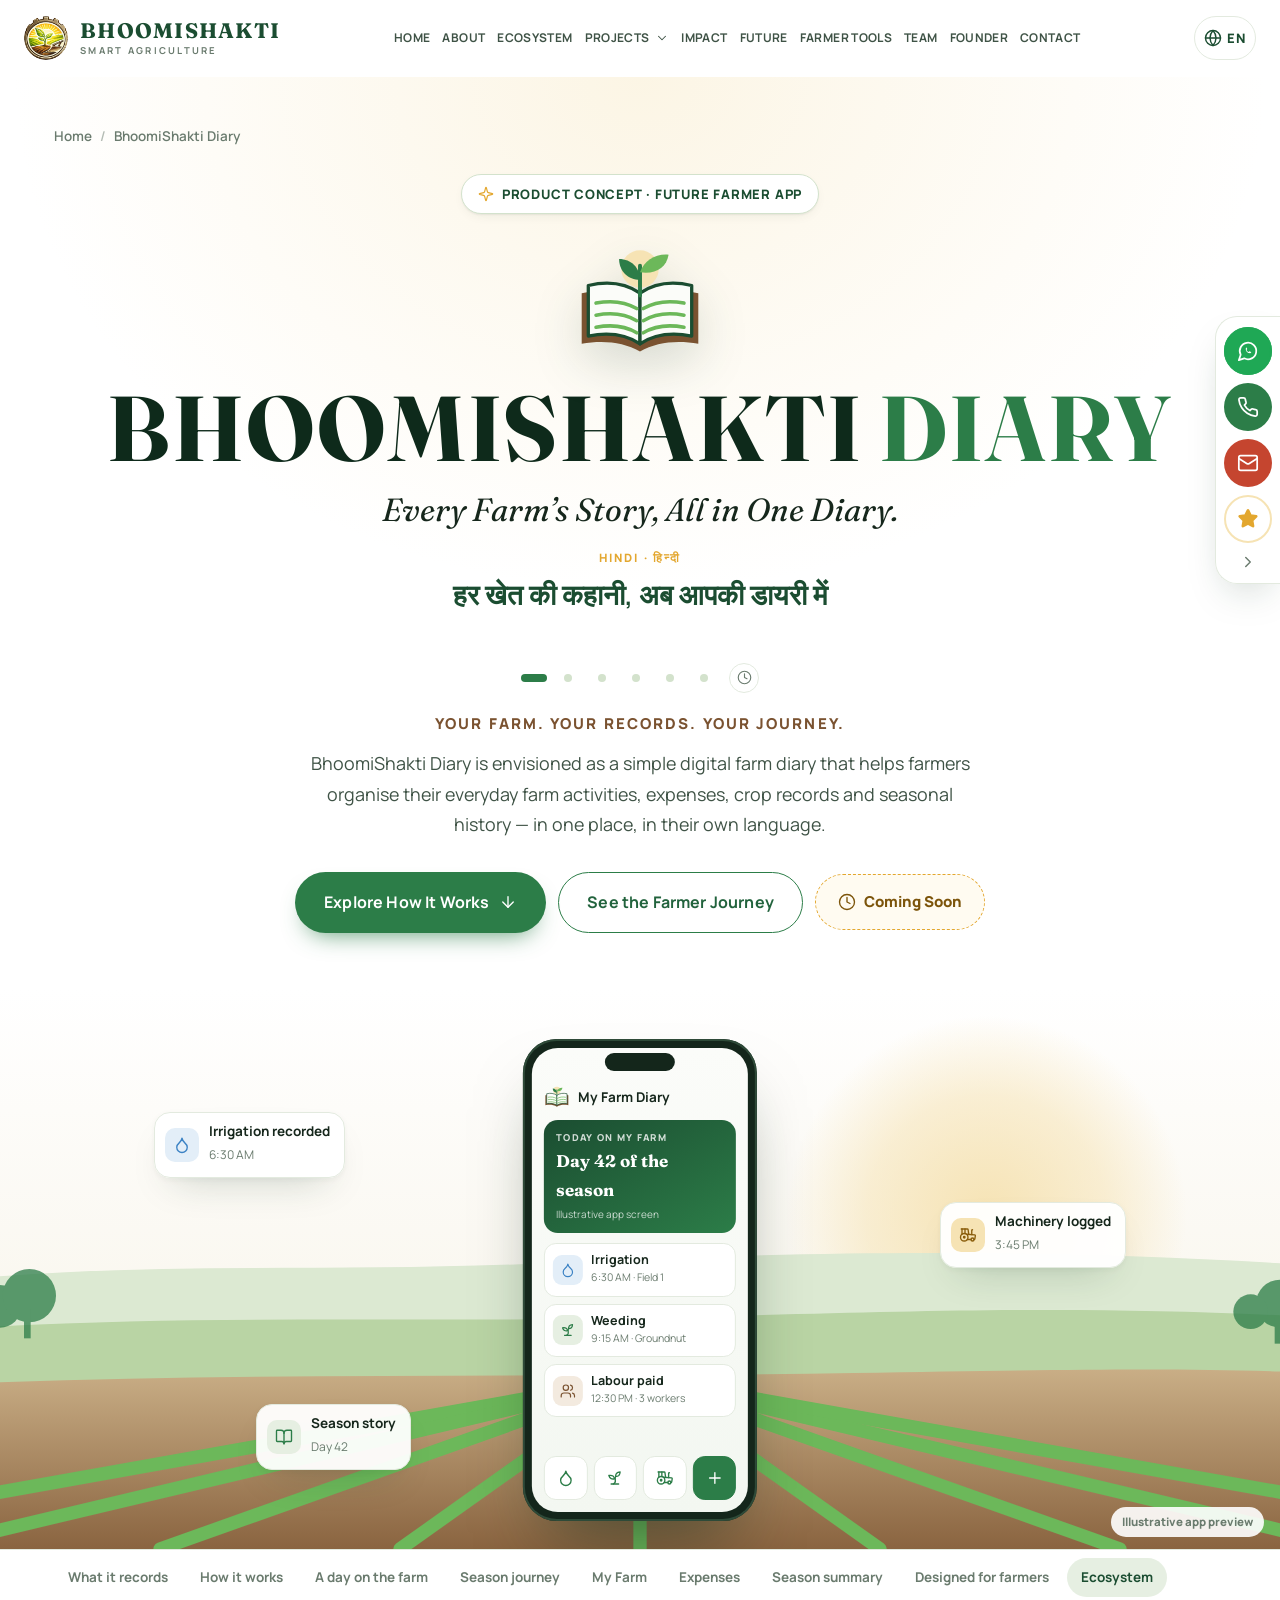
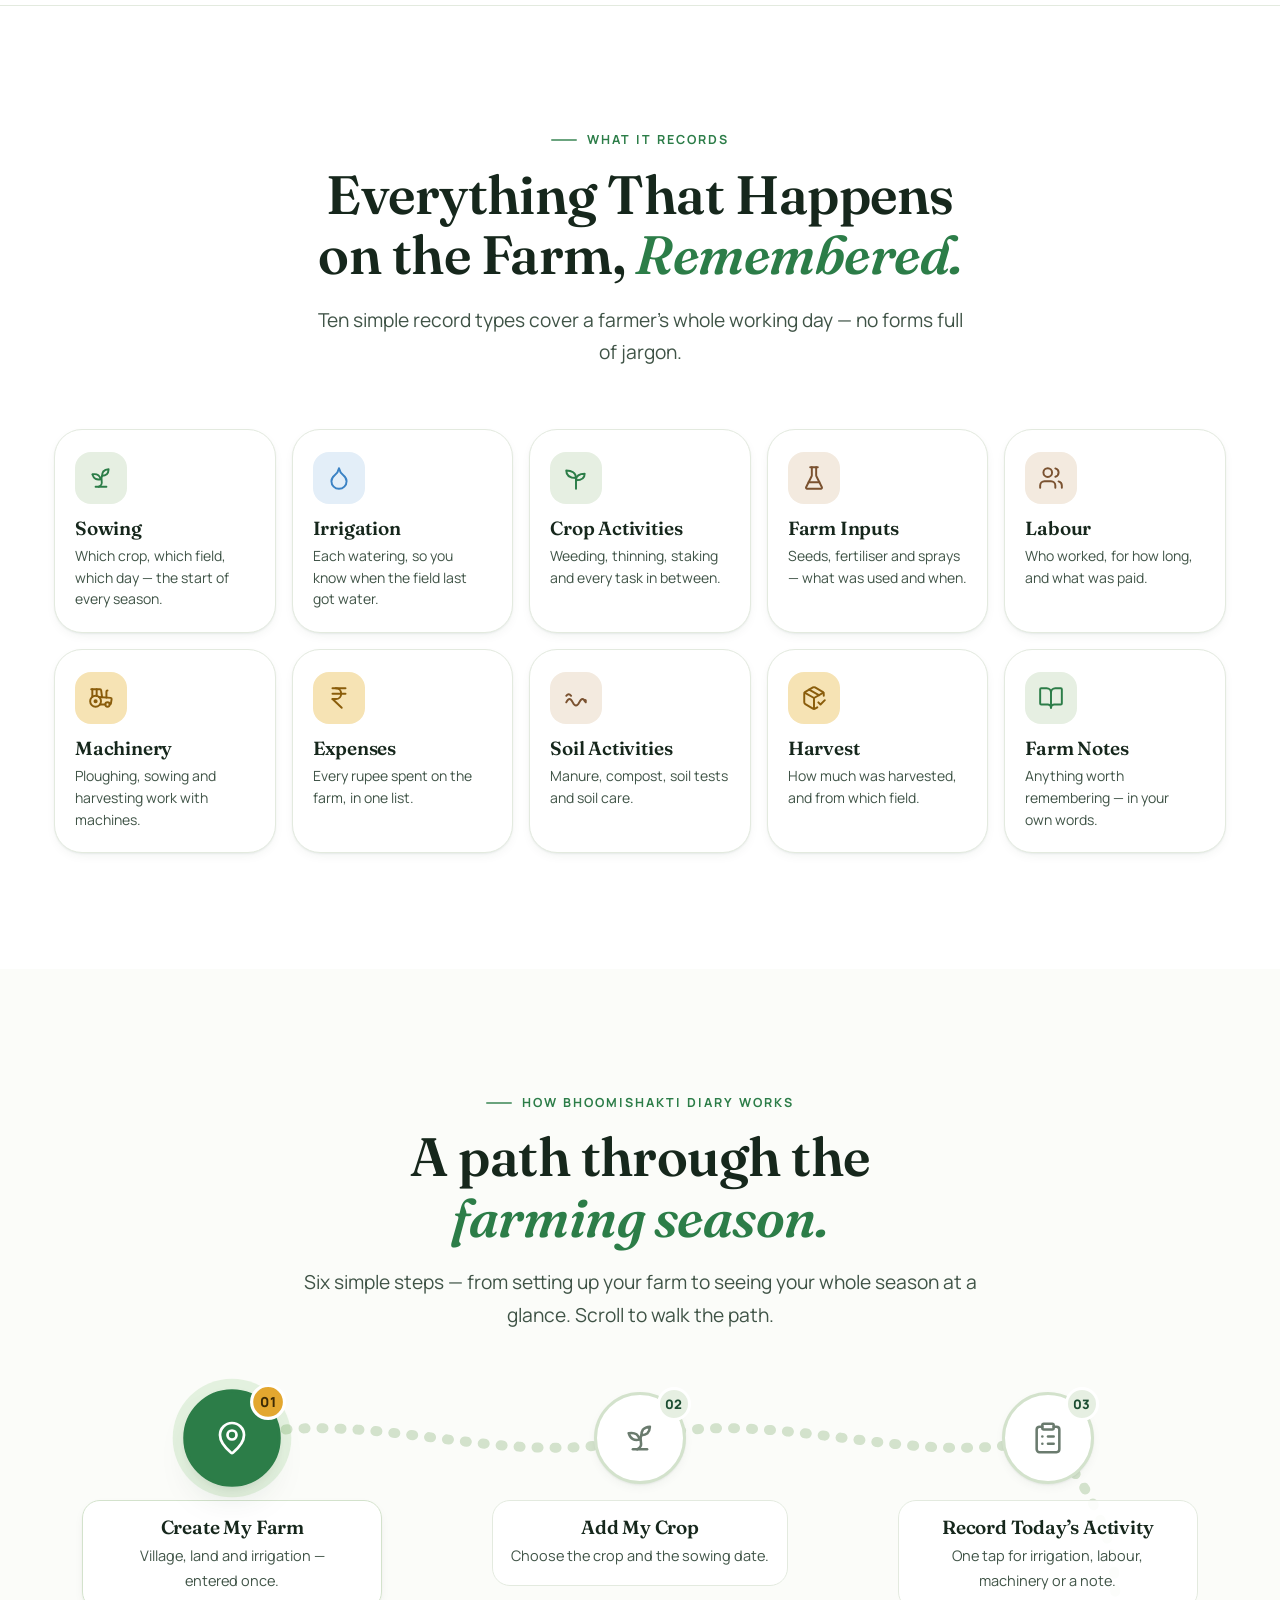
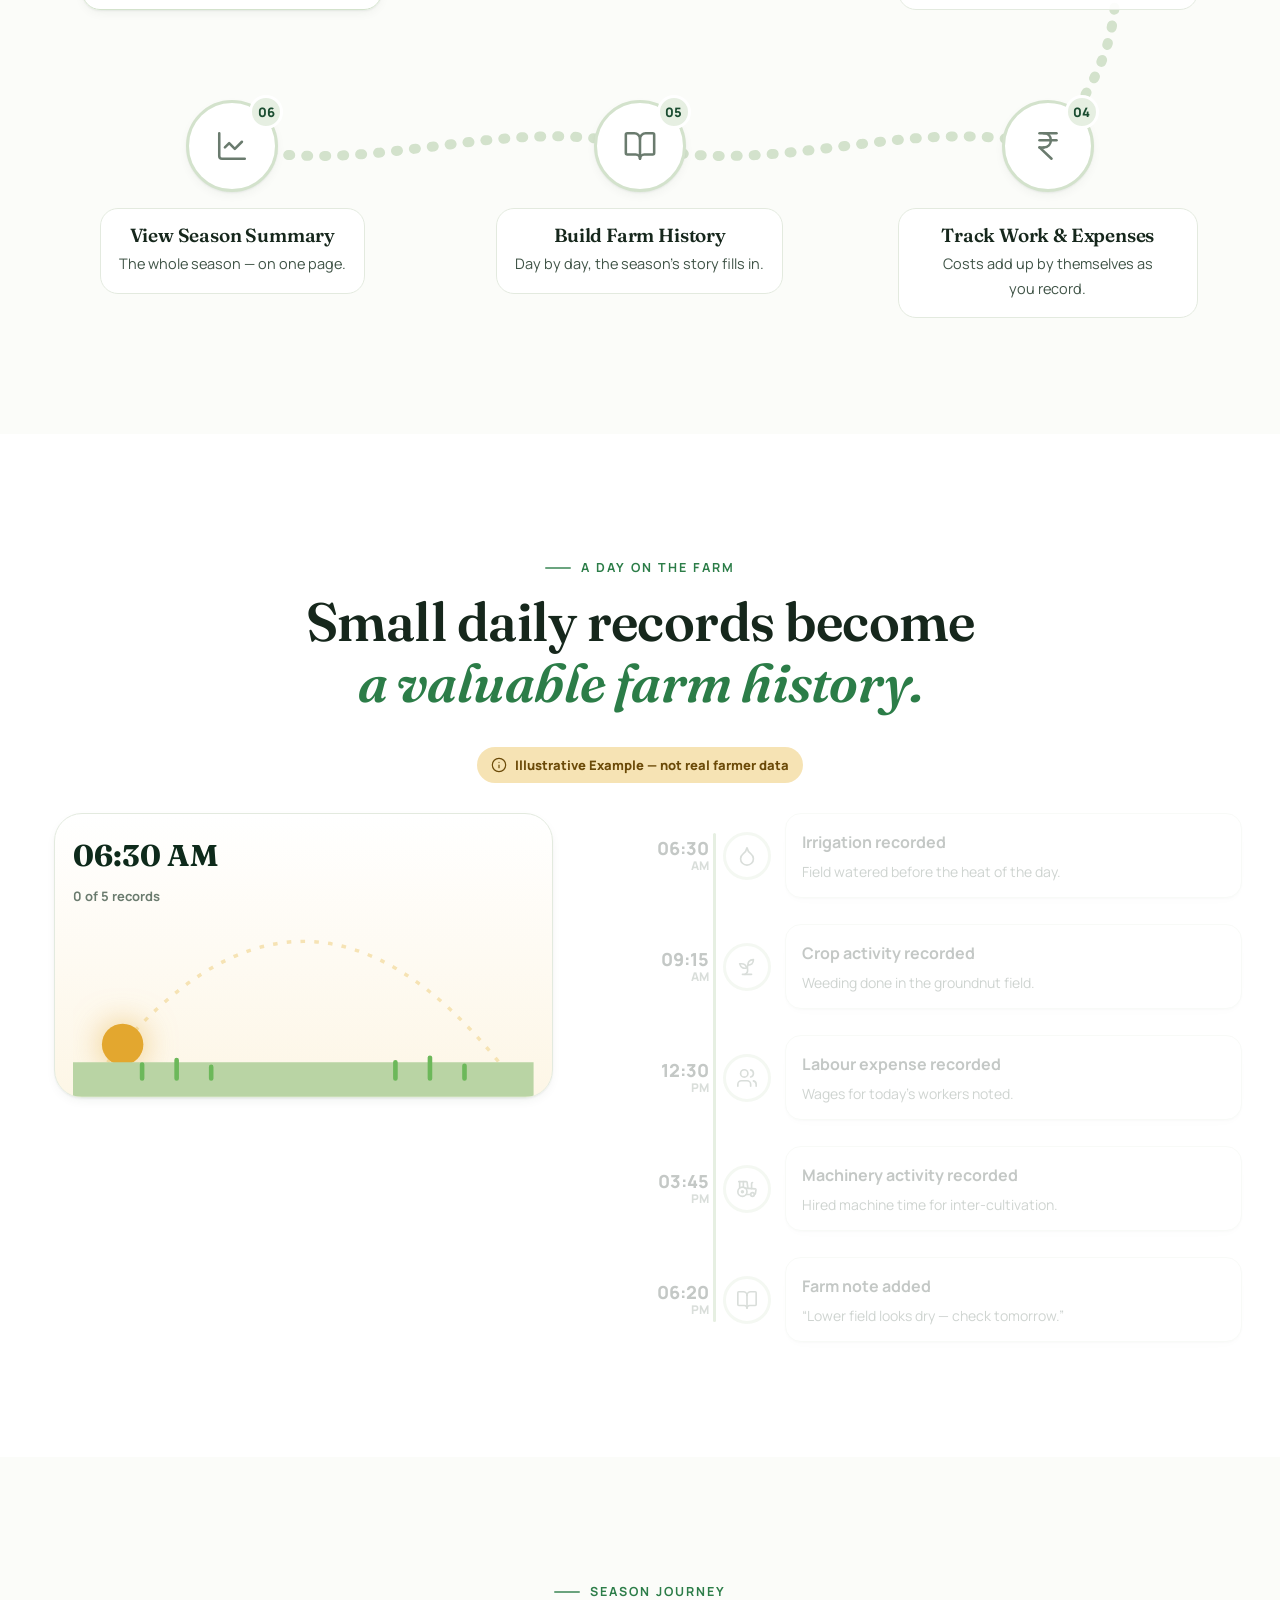
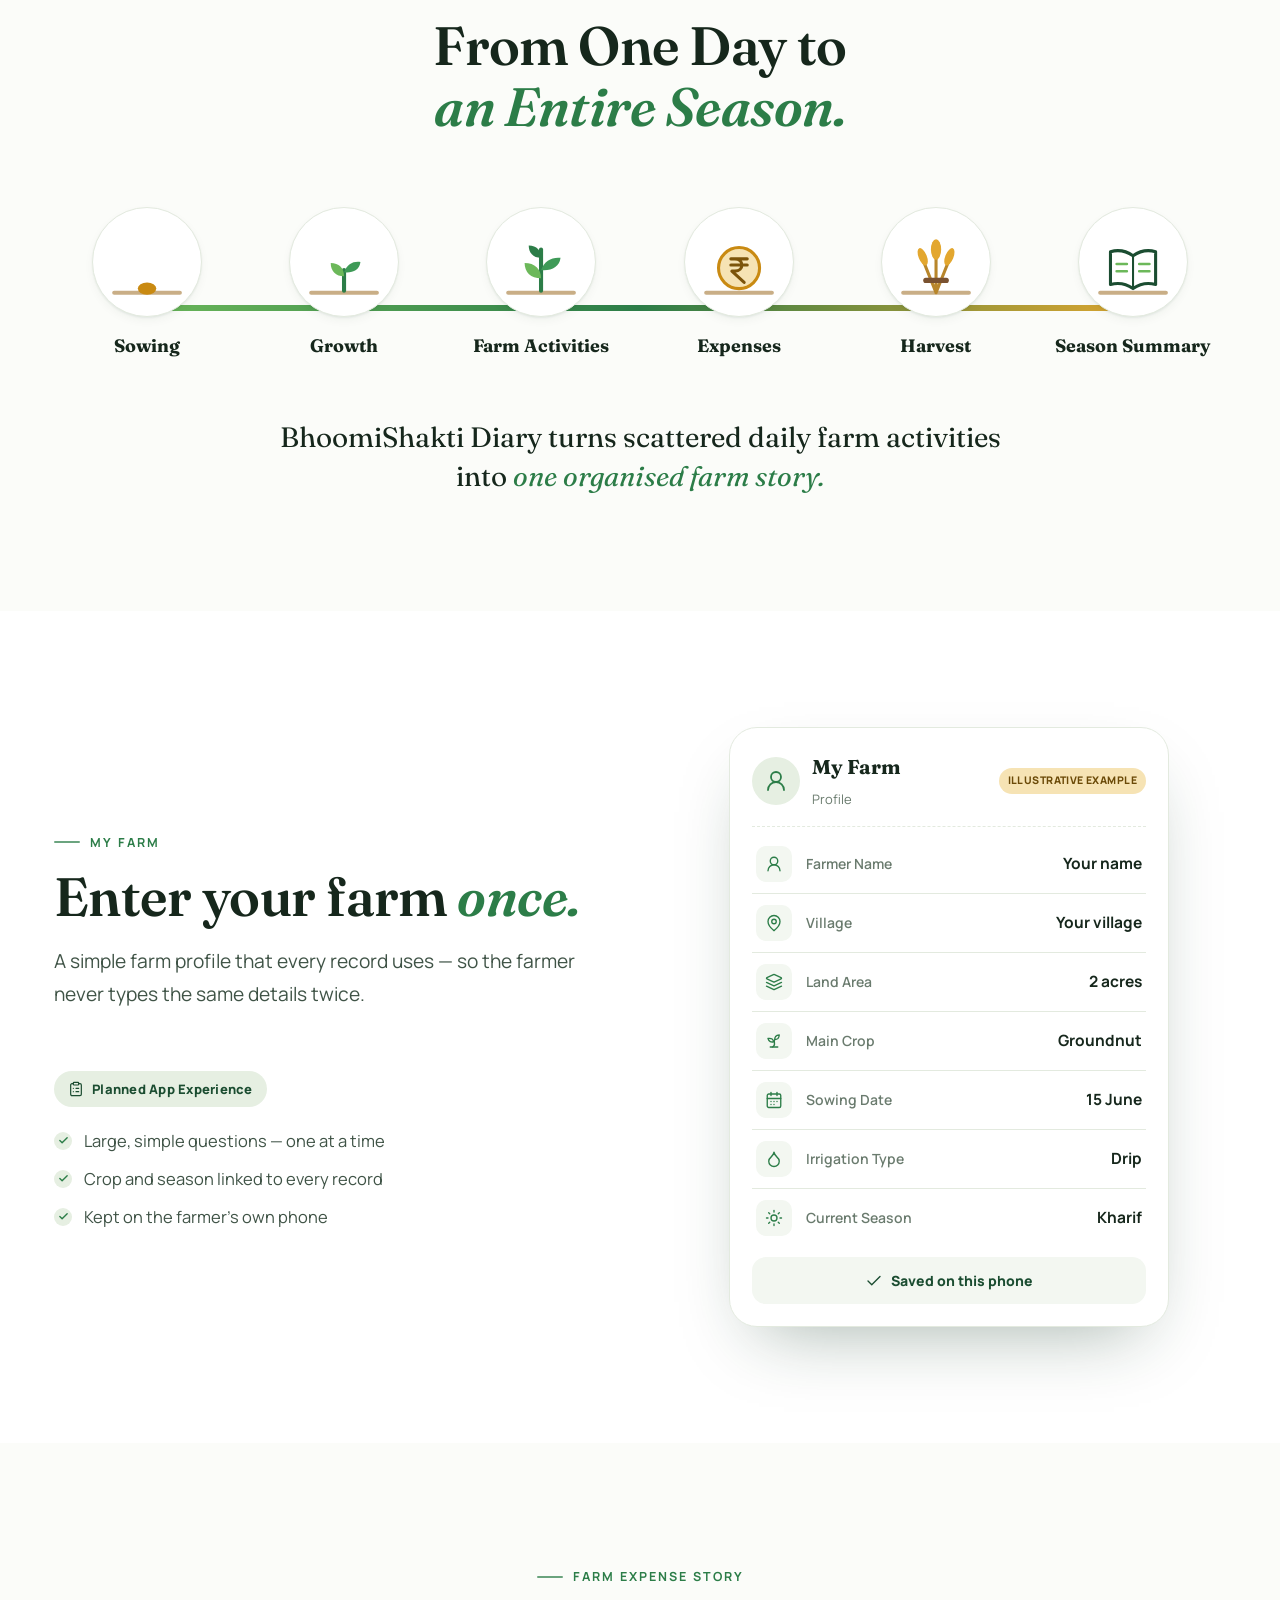
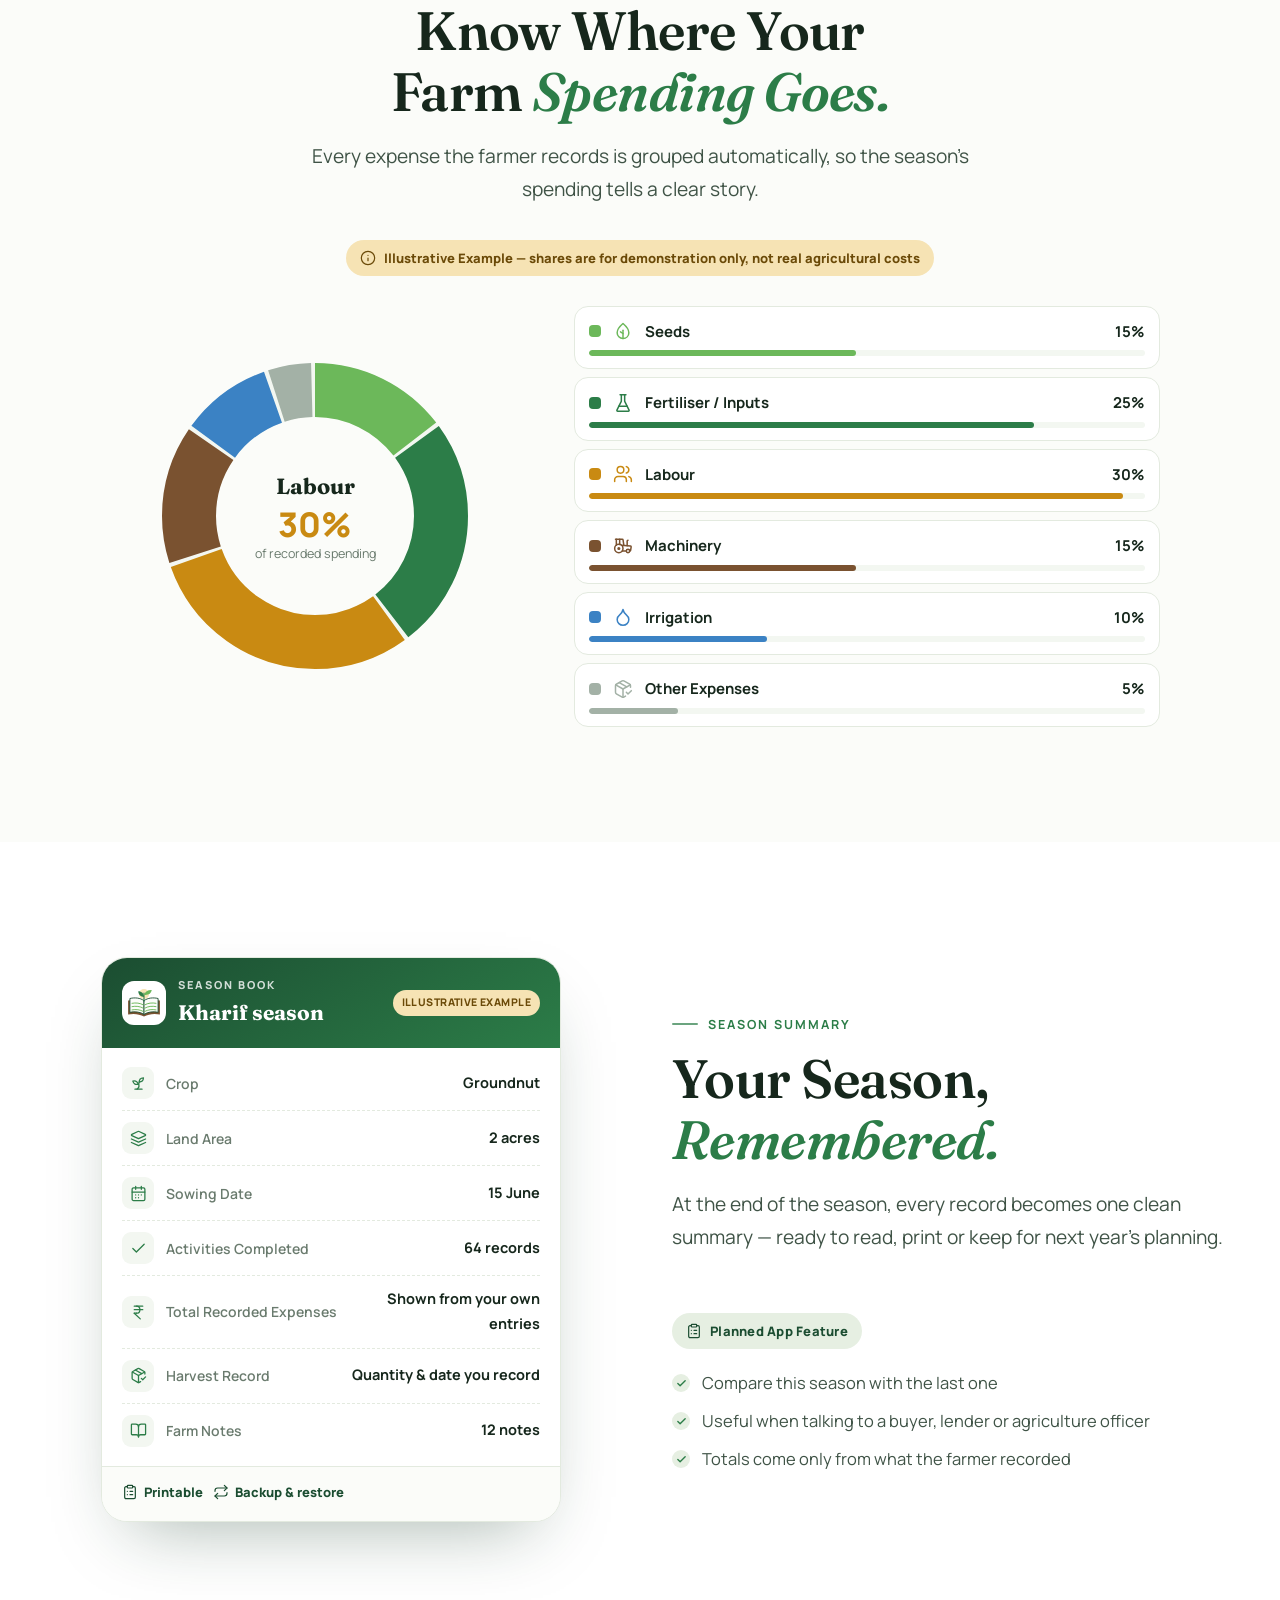
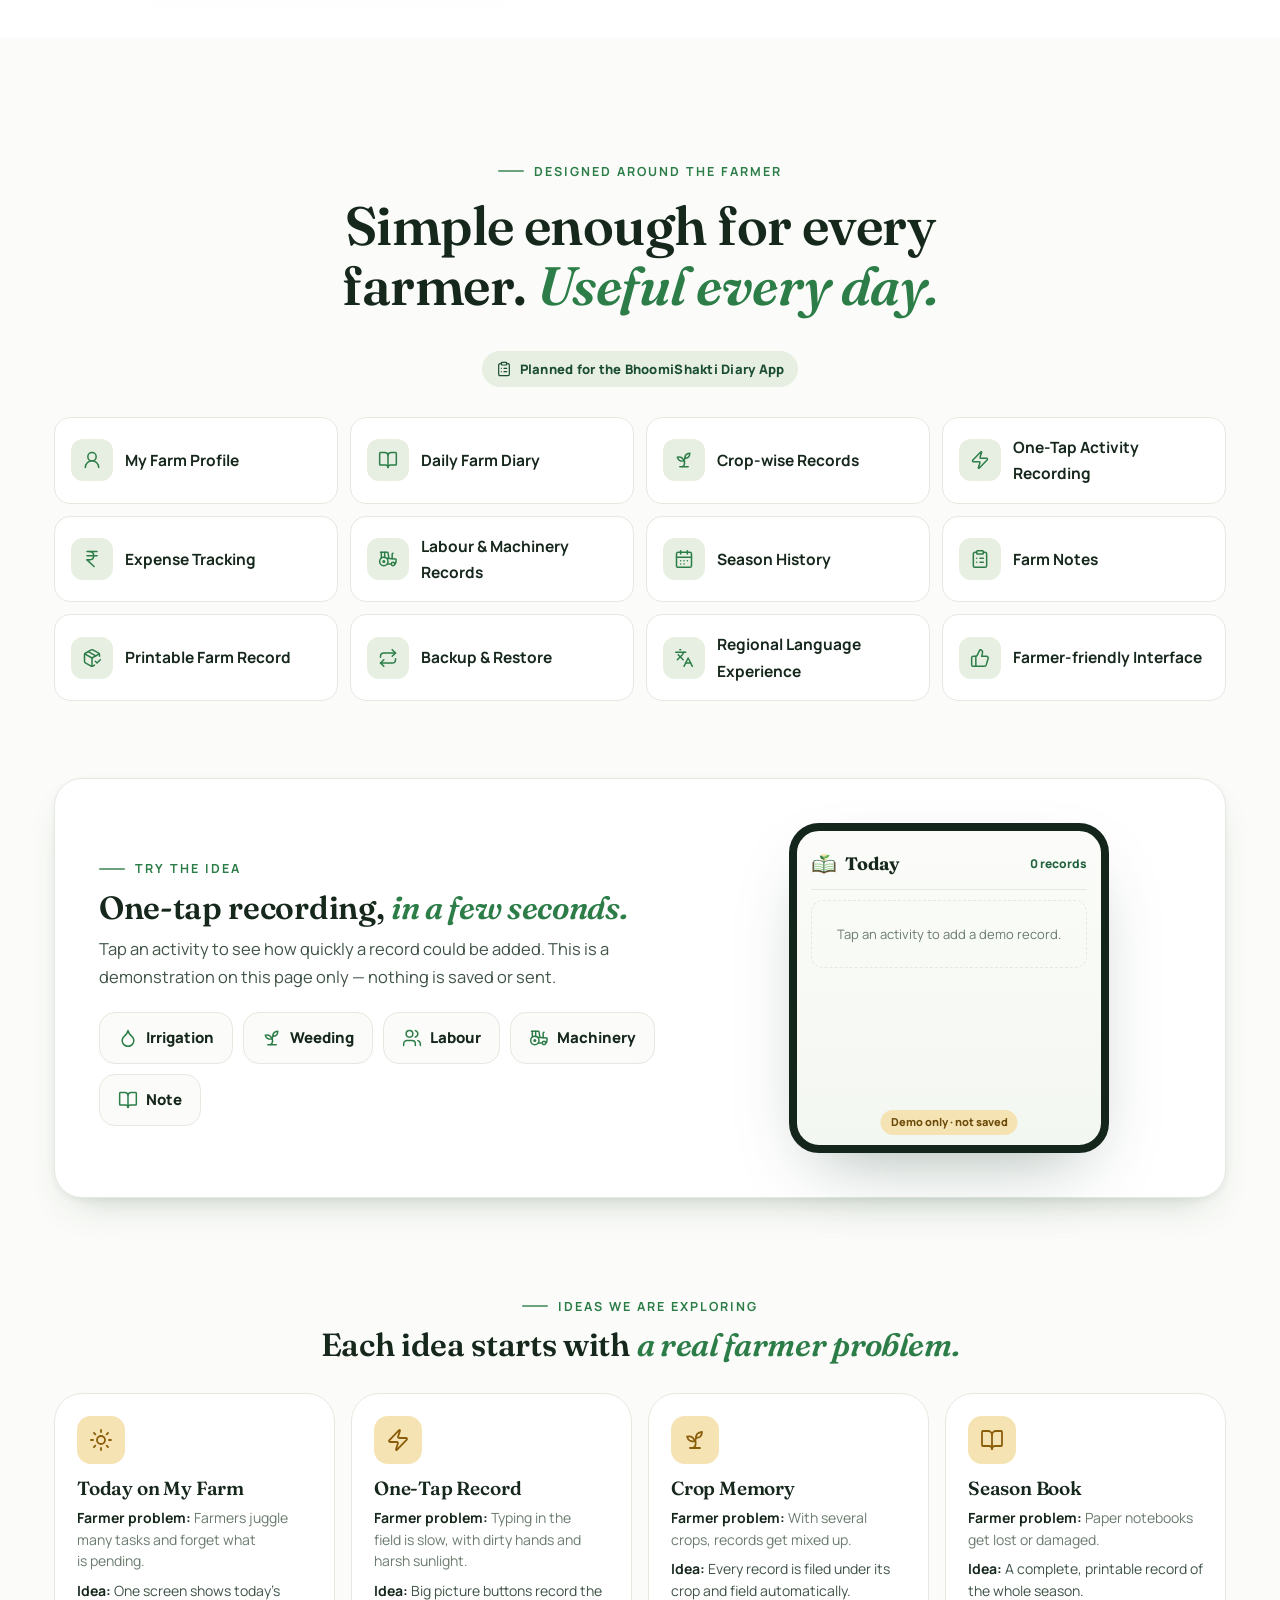
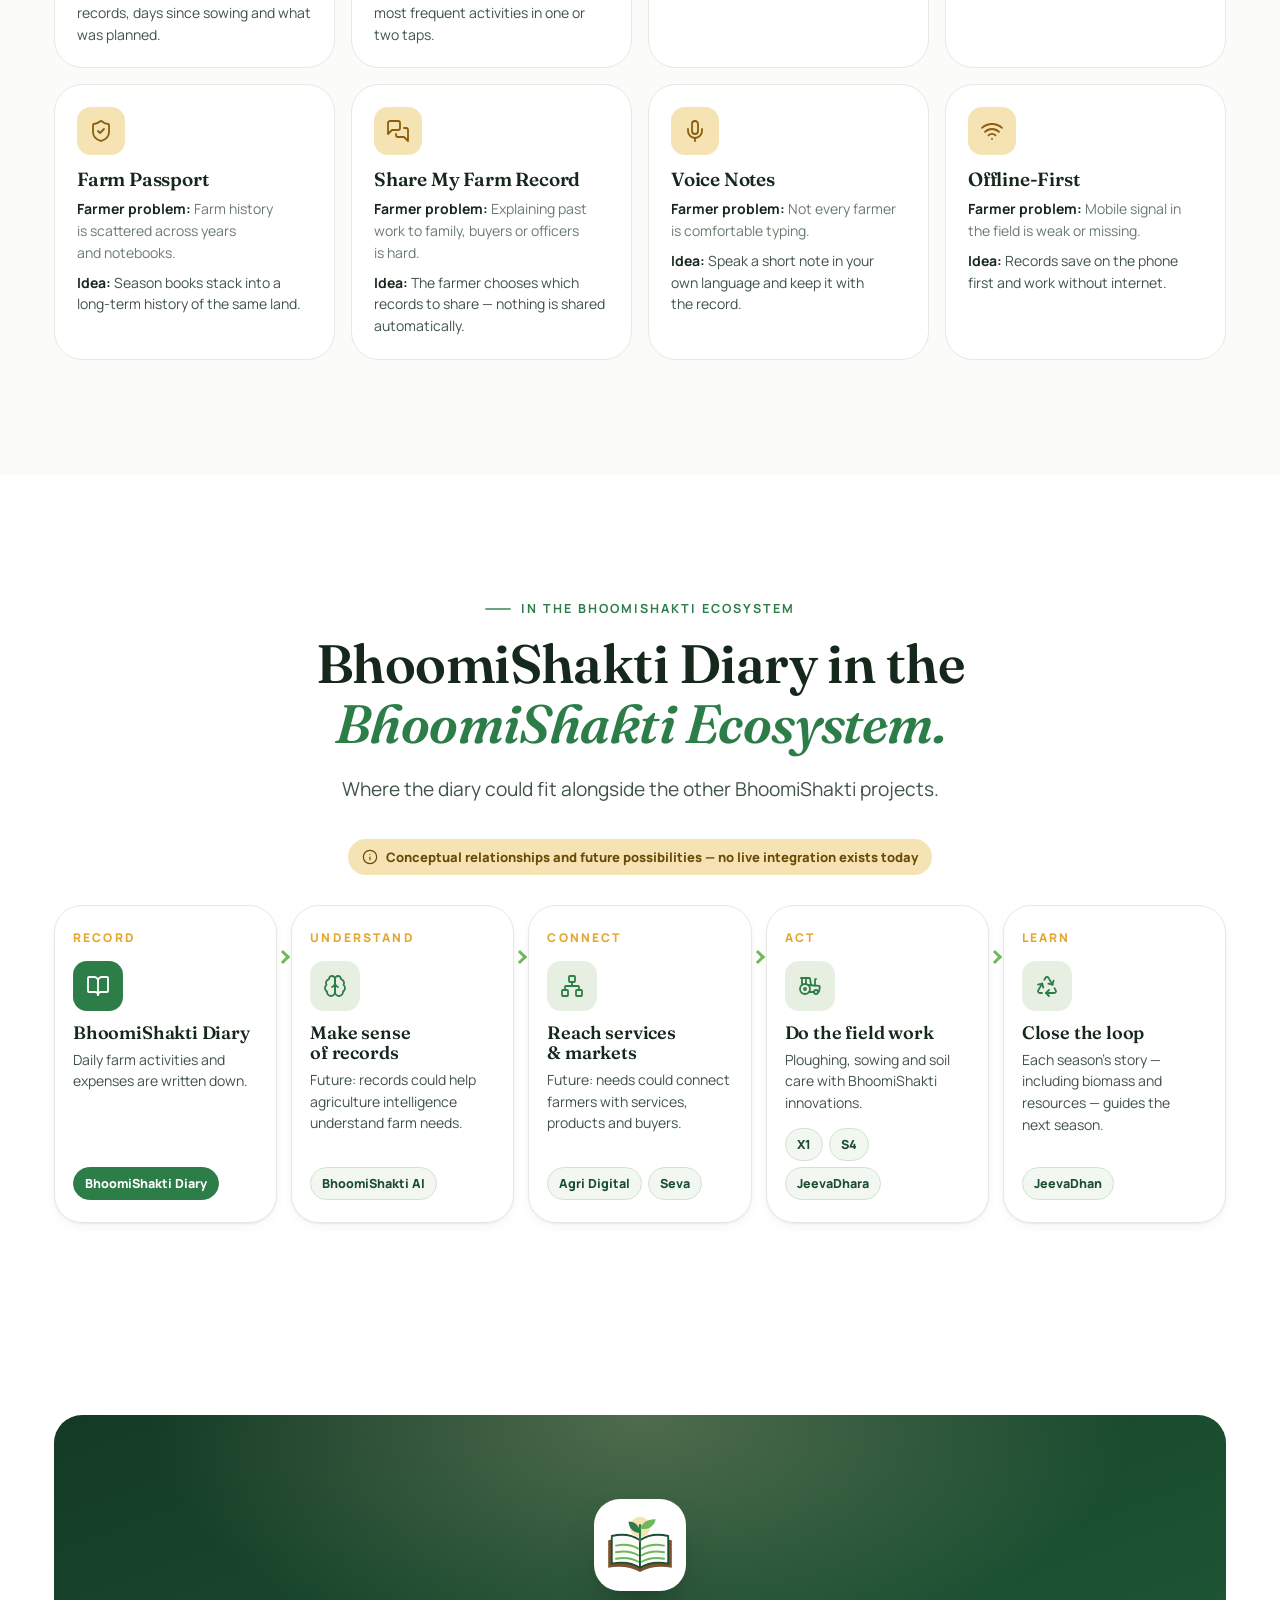
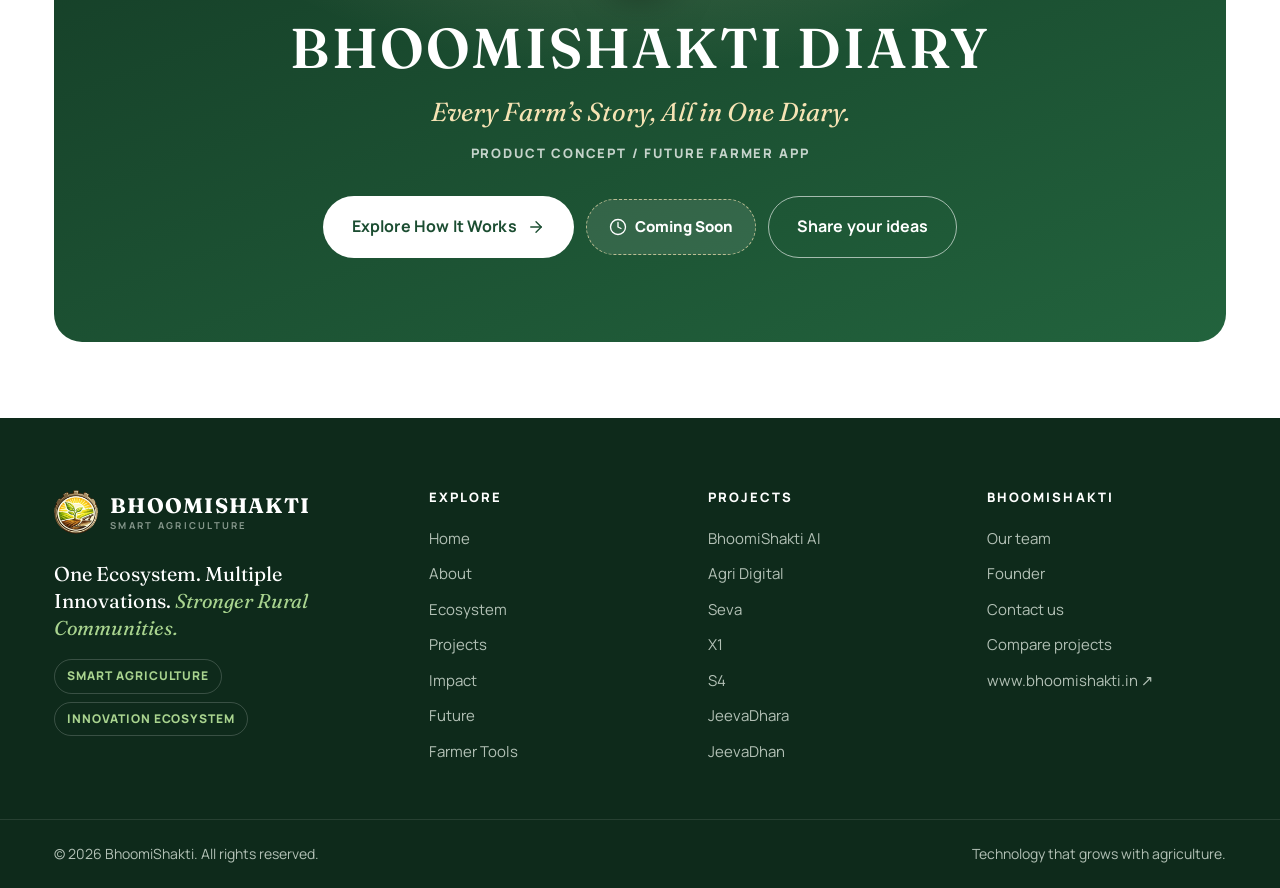
<file: bhoomishakti-diary.html>
<!DOCTYPE html>
<html lang="en" class="js-off">
<head>
  <!-- Google tag (gtag.js) -->
<script async src="https://www.googletagmanager.com/gtag/js?id=G-LCF8DMRQYF"></script>
<script>
  window.dataLayer = window.dataLayer || [];
  function gtag(){dataLayer.push(arguments);}
  gtag('js', new Date());

  gtag('config', 'G-LCF8DMRQYF');
</script>
<meta charset="UTF-8">
<meta name="viewport" content="width=device-width, initial-scale=1.0, viewport-fit=cover">
<title>BhoomiShakti Diary — Every Farm’s Story, All in One Diary</title>
<meta name="description" content="BhoomiShakti Diary: a product concept for a simple farm diary app that helps farmers record daily activities, expenses, crop records and season history.">
<link rel="canonical" href="https://www.bhoomishakti.in/bhoomishakti-diary.html">
<meta name="robots" content="index, follow">
<meta property="og:type" content="website">
<meta property="og:site_name" content="BhoomiShakti">
<meta property="og:title" content="BhoomiShakti Diary — Every Farm’s Story, All in One Diary">
<meta property="og:description" content="BhoomiShakti Diary: a product concept for a simple farm diary app that helps farmers record daily activities, expenses, crop records and season history.">
<meta property="og:url" content="https://www.bhoomishakti.in/bhoomishakti-diary.html">
<meta name="twitter:card" content="summary_large_image">
<meta name="twitter:title" content="BhoomiShakti Diary — Every Farm’s Story, All in One Diary">
<meta name="twitter:description" content="BhoomiShakti Diary: a product concept for a simple farm diary app that helps farmers record daily activities, expenses, crop records and season history.">
<meta name="theme-color" content="#FFFFFF">
<link rel="icon" type="image/png" href="assets/icons/favicon.png">
<link rel="preload" href="assets/fonts/fraunces.woff2" as="font" type="font/woff2" crossorigin>
<link rel="preload" href="assets/fonts/manrope.woff2" as="font" type="font/woff2" crossorigin>
<link rel="stylesheet" href="css/style.css">
<link rel="stylesheet" href="css/bhoomishakti-diary.css">
</head>
<body class="page-diary">
<a class="skip-link" href="#main">Skip to content</a>
<svg xmlns="http://www.w3.org/2000/svg" style="display:none" aria-hidden="true"><defs><symbol id="i-linkedin" viewBox="0 0 24 24"><path d="M16 8a6 6 0 0 1 6 6v7h-4v-7a2 2 0 0 0-4 0v7h-4v-7a6 6 0 0 1 6-6Z"/><rect x="2" y="9" width="4" height="12"/><circle cx="4" cy="4" r="2"/></symbol><symbol id="i-github" viewBox="0 0 24 24"><path d="M15 22v-4a4.8 4.8 0 0 0-1-3.5c3 0 6-2 6-5.5.08-1.25-.27-2.48-1-3.5.28-1.15.28-2.35 0-3.5 0 0-1 0-3 1.5-2.64-.5-5.36-.5-8 0C6 2 5 2 5 2c-.3 1.15-.3 2.35 0 3.5A5.4 5.4 0 0 0 4 9c0 3.5 3 5.5 6 5.5-.39.49-.68 1.05-.85 1.65-.17.6-.22 1.23-.15 1.85v4"/><path d="M9 18c-4.51 2-5-2-7-2"/></symbol><symbol id="i-quote" viewBox="0 0 24 24"><path d="M3 21c3 0 7-1 7-8V5c0-1.25-.76-2.02-2-2H4c-1.25 0-2 .75-2 1.97V11c0 1.25.75 2 2 2 1 0 1 0 1 1v1c0 1-1 2-2 2s-1 .01-1 1.03V20c0 1 0 1 1 1z"/><path d="M15 21c3 0 7-1 7-8V5c0-1.25-.76-2.02-2-2h-4c-1.25 0-2 .75-2 1.97V11c0 1.25.75 2 2 2h.75c0 2.25.25 4-2.75 4v3c0 1 0 1 1 1z"/></symbol><symbol id="i-external" viewBox="0 0 24 24"><path d="M15 3h6v6"/><path d="M10 14 21 3"/><path d="M18 13v6a2 2 0 0 1-2 2H5a2 2 0 0 1-2-2V8a2 2 0 0 1 2-2h6"/></symbol><symbol id="i-user" viewBox="0 0 24 24"><circle cx="12" cy="8" r="5"/><path d="M20 21a8 8 0 0 0-16 0"/></symbol><symbol id="i-leaf" viewBox="0 0 24 24"><path d="M11 20A7 7 0 0 1 9.8 6.1C15.5 5 17 4.48 19 2c1 2 2 4.18 2 8 0 5.5-4.78 10-10 10Z"/><path d="M2 21c0-3 1.85-5.36 5.08-6C9.5 14.52 12 13 13 12"/></symbol><symbol id="i-sprout" viewBox="0 0 24 24"><path d="M7 20h10"/><path d="M10 20c5.5-2.5.8-6.4 3-10"/><path d="M9.5 9.4c1.1.8 1.8 2.2 2.3 3.7-2 .4-3.5.4-4.8-.3-1.2-.6-2.3-1.9-3-4.2 2.8-.5 4.4 0 5.5.8z"/><path d="M14.1 6a7 7 0 0 0-1.1 4c1.9-.1 3.3-.6 4.3-1.4 1-1 1.6-2.3 1.7-4.6-2.7.1-4 1-4.9 2z"/></symbol><symbol id="i-brain" viewBox="0 0 24 24"><path d="M12 5a3 3 0 1 0-5.997.125 4 4 0 0 0-2.526 5.77 4 4 0 0 0 .556 6.588A4 4 0 1 0 12 18Z"/><path d="M12 5a3 3 0 1 1 5.997.125 4 4 0 0 1 2.526 5.77 4 4 0 0 1-.556 6.588A4 4 0 1 1 12 18Z"/><path d="M12 5v13"/><path d="M9 13a4.5 4.5 0 0 0 3-4"/><path d="M15 13a4.5 4.5 0 0 1-3-4"/></symbol><symbol id="i-store" viewBox="0 0 24 24"><path d="M3 9 5 4h14l2 5"/><path d="M3 9h18v2a3 3 0 0 1-6 0 3 3 0 0 1-6 0 3 3 0 0 1-6 0Z"/><path d="M5 13v7h14v-7"/><path d="M10 20v-5h4v5"/></symbol><symbol id="i-tractor" viewBox="0 0 24 24"><path d="m10 11 11 .9a1 1 0 0 1 .8 1.1l-.665 4.158a1 1 0 0 1-.988.842H20"/><path d="M16 18h-5"/><path d="M18 5a1 1 0 0 0-1 1v5.573"/><path d="M3 4h8.129a1 1 0 0 1 .99.863L13 11.246"/><path d="M4 11V4"/><path d="M8 10.1V4"/><circle cx="18" cy="18" r="2"/><circle cx="7" cy="15" r="5"/><circle cx="7" cy="15" r="1"/></symbol><symbol id="i-sun" viewBox="0 0 24 24"><circle cx="12" cy="12" r="4"/><path d="M12 2v2"/><path d="M12 20v2"/><path d="m4.93 4.93 1.41 1.41"/><path d="m17.66 17.66 1.41 1.41"/><path d="M2 12h2"/><path d="M20 12h2"/><path d="m6.34 17.66-1.41 1.41"/><path d="m19.07 4.93-1.41 1.41"/></symbol><symbol id="i-seed" viewBox="0 0 24 24"><path d="M12 21c-4 0-7-3-7-7 0-5 7-11 7-11s7 6 7 11c0 4-3 7-7 7Z"/><path d="M12 21V11"/><path d="M12 15l-3-2"/></symbol><symbol id="i-worm" viewBox="0 0 24 24"><path d="M3 16c2-4 4-4 6 0s4 4 6 0 4-4 6 0"/><circle cx="20.5" cy="14.5" r=".6" fill="currentColor"/><path d="M3 10c1.5-2 3-2 4.5 0"/></symbol><symbol id="i-recycle" viewBox="0 0 24 24"><path d="M7 19H4.815a1.83 1.83 0 0 1-1.57-.881 1.785 1.785 0 0 1-.004-1.784L7.196 9.5"/><path d="M11 19h8.203a1.83 1.83 0 0 0 1.556-.89 1.784 1.784 0 0 0 0-1.775l-1.226-2.12"/><path d="m14 16-3 3 3 3"/><path d="M8.293 13.596 7.196 9.5 3.1 10.598"/><path d="m9.344 5.811 1.093-1.892A1.83 1.83 0 0 1 11.985 3a1.784 1.784 0 0 1 1.546.888l3.943 6.843"/><path d="m13.378 9.633 4.096 1.098 1.097-4.096"/></symbol><symbol id="i-arrow" viewBox="0 0 24 24"><path d="M5 12h14"/><path d="m12 5 7 7-7 7"/></symbol><symbol id="i-arrow-down" viewBox="0 0 24 24"><path d="M12 5v14"/><path d="m19 12-7 7-7-7"/></symbol><symbol id="i-chevron" viewBox="0 0 24 24"><path d="m6 9 6 6 6-6"/></symbol><symbol id="i-chevron-left" viewBox="0 0 24 24"><path d="m15 18-6-6 6-6"/></symbol><symbol id="i-chevron-right" viewBox="0 0 24 24"><path d="m9 18 6-6-6-6"/></symbol><symbol id="i-up" viewBox="0 0 24 24"><path d="m18 15-6-6-6 6"/></symbol><symbol id="i-menu" viewBox="0 0 24 24"><path d="M4 6h16"/><path d="M4 12h16"/><path d="M4 18h16"/></symbol><symbol id="i-close" viewBox="0 0 24 24"><path d="M18 6 6 18"/><path d="m6 6 12 12"/></symbol><symbol id="i-plus" viewBox="0 0 24 24"><path d="M5 12h14"/><path d="M12 5v14"/></symbol><symbol id="i-check" viewBox="0 0 24 24"><path d="M20 6 9 17l-5-5"/></symbol><symbol id="i-users" viewBox="0 0 24 24"><path d="M16 21v-2a4 4 0 0 0-4-4H6a4 4 0 0 0-4 4v2"/><circle cx="9" cy="7" r="4"/><path d="M22 21v-2a4 4 0 0 0-3-3.87"/><path d="M16 3.13a4 4 0 0 1 0 7.75"/></symbol><symbol id="i-user-search" viewBox="0 0 24 24"><circle cx="10" cy="7" r="4"/><path d="M10.3 15H7a4 4 0 0 0-4 4v2"/><circle cx="17" cy="17" r="3"/><path d="m21 21-1.9-1.9"/></symbol><symbol id="i-search" viewBox="0 0 24 24"><circle cx="11" cy="11" r="8"/><path d="m21 21-4.3-4.3"/></symbol><symbol id="i-pin" viewBox="0 0 24 24"><path d="M20 10c0 5-5.5 10.2-7.4 11.8a1 1 0 0 1-1.2 0C9.5 20.2 4 15 4 10a8 8 0 0 1 16 0"/><circle cx="12" cy="10" r="3"/></symbol><symbol id="i-message" viewBox="0 0 24 24"><path d="M14 9a2 2 0 0 1-2 2H6l-4 4V4a2 2 0 0 1 2-2h8a2 2 0 0 1 2 2z"/><path d="M18 9h2a2 2 0 0 1 2 2v11l-4-4h-6a2 2 0 0 1-2-2v-1"/></symbol><symbol id="i-package" viewBox="0 0 24 24"><path d="m16 16 2 2 4-4"/><path d="M21 10V8a2 2 0 0 0-1-1.73l-7-4a2 2 0 0 0-2 0l-7 4A2 2 0 0 0 3 8v8a2 2 0 0 0 1 1.73l7 4a2 2 0 0 0 2 0l2-1.14"/><path d="m7.5 4.27 9 5.15"/><path d="M3.29 7 12 12l8.71-5"/><path d="M12 22V12"/></symbol><symbol id="i-megaphone" viewBox="0 0 24 24"><path d="m3 11 18-5v12L3 14v-3z"/><path d="M11.6 16.8a3 3 0 1 1-5.8-1.6"/></symbol><symbol id="i-cloud" viewBox="0 0 24 24"><path d="M12 2v2"/><path d="m4.93 4.93 1.41 1.41"/><path d="M20 12h2"/><path d="m19.07 4.93-1.41 1.41"/><path d="M15.947 12.65a4 4 0 0 0-5.925-4.128"/><path d="M13 22H7a5 5 0 1 1 4.9-6H13a3 3 0 0 1 0 6Z"/></symbol><symbol id="i-landmark" viewBox="0 0 24 24"><path d="M3 22h18"/><path d="M6 18v-7"/><path d="M10 18v-7"/><path d="M14 18v-7"/><path d="M18 18v-7"/><path d="M12 2 20 7H4z"/></symbol><symbol id="i-rupee" viewBox="0 0 24 24"><path d="M6 3h12"/><path d="M6 8h12"/><path d="m6 13 8.5 8"/><path d="M6 13h3"/><path d="M9 13c6.667 0 6.667-10 0-10"/></symbol><symbol id="i-calendar" viewBox="0 0 24 24"><rect width="18" height="18" x="3" y="4" rx="2"/><path d="M16 2v4"/><path d="M8 2v4"/><path d="M3 10h18"/><path d="M8 14h.01"/><path d="M12 14h.01"/><path d="M16 14h.01"/><path d="M8 18h.01"/><path d="M12 18h.01"/></symbol><symbol id="i-microscope" viewBox="0 0 24 24"><path d="M6 18h8"/><path d="M3 22h18"/><path d="M14 22a7 7 0 1 0 0-14h-1"/><path d="M9 14h2"/><path d="M9 12a2 2 0 0 1-2-2V6h6v4a2 2 0 0 1-2 2Z"/><path d="M12 6V3a1 1 0 0 0-1-1H9a1 1 0 0 0-1 1v3"/></symbol><symbol id="i-handshake" viewBox="0 0 24 24"><path d="m11 17 2 2a1 1 0 1 0 3-3"/><path d="m14 14 2.5 2.5a1 1 0 1 0 3-3l-3.88-3.88a3 3 0 0 0-4.24 0l-.88.88a1 1 0 1 1-3-3l2.81-2.81a5.79 5.79 0 0 1 7.06-.87l.47.28a2 2 0 0 0 1.42.25L21 4"/><path d="m21 3 1 11h-2"/><path d="M3 3 2 14l6.5 6.5a1 1 0 1 0 3-3"/><path d="M3 4h8"/></symbol><symbol id="i-shield" viewBox="0 0 24 24"><path d="M20 13c0 5-3.5 7.5-7.66 8.95a1 1 0 0 1-.67-.01C7.5 20.5 4 18 4 13V6a1 1 0 0 1 1-1c2 0 4.5-1.2 6.24-2.72a1.17 1.17 0 0 1 1.52 0C14.51 3.81 17 5 19 5a1 1 0 0 1 1 1z"/><path d="m9 12 2 2 4-4"/></symbol><symbol id="i-eye-off" viewBox="0 0 24 24"><path d="M10.733 5.076a10.744 10.744 0 0 1 11.205 6.575 1 1 0 0 1 0 .696 10.747 10.747 0 0 1-1.444 2.49"/><path d="M14.084 14.158a3 3 0 0 1-4.242-4.242"/><path d="M17.479 17.499a10.75 10.75 0 0 1-15.417-5.151 1 1 0 0 1 0-.696 10.75 10.75 0 0 1 4.446-5.143"/><path d="m2 2 20 20"/></symbol><symbol id="i-layers" viewBox="0 0 24 24"><path d="m12.83 2.18a2 2 0 0 0-1.66 0L2.6 6.08a1 1 0 0 0 0 1.83l8.58 3.91a2 2 0 0 0 1.66 0l8.58-3.9a1 1 0 0 0 0-1.83Z"/><path d="m22 17.65-9.17 4.16a2 2 0 0 1-1.66 0L2 17.65"/><path d="m22 12.65-9.17 4.16a2 2 0 0 1-1.66 0L2 12.65"/></symbol><symbol id="i-network" viewBox="0 0 24 24"><rect x="16" y="16" width="6" height="6" rx="1"/><rect x="2" y="16" width="6" height="6" rx="1"/><rect x="9" y="2" width="6" height="6" rx="1"/><path d="M5 16v-3a1 1 0 0 1 1-1h12a1 1 0 0 1 1 1v3"/><path d="M12 12V8"/></symbol><symbol id="i-globe" viewBox="0 0 24 24"><circle cx="12" cy="12" r="10"/><path d="M12 2a14.5 14.5 0 0 0 0 20 14.5 14.5 0 0 0 0-20"/><path d="M2 12h20"/></symbol><symbol id="i-server" viewBox="0 0 24 24"><rect width="20" height="8" x="2" y="2" rx="2"/><rect width="20" height="8" x="2" y="14" rx="2"/><path d="M6 6h.01"/><path d="M6 18h.01"/></symbol><symbol id="i-database" viewBox="0 0 24 24"><ellipse cx="12" cy="5" rx="9" ry="3"/><path d="M3 5v14a9 3 0 0 0 18 0V5"/><path d="M3 12a9 3 0 0 0 18 0"/></symbol><symbol id="i-code" viewBox="0 0 24 24"><path d="m16 18 6-6-6-6"/><path d="m8 6-6 6 6 6"/></symbol><symbol id="i-battery" viewBox="0 0 24 24"><rect x="2" y="7" width="16" height="10" rx="2"/><path d="M22 11v2"/><path d="M6 11v2"/><path d="M10 11v2"/></symbol><symbol id="i-zap" viewBox="0 0 24 24"><path d="M4 14a1 1 0 0 1-.78-1.63l9.9-10.2a.5.5 0 0 1 .86.46l-1.92 6.02A1 1 0 0 0 13 10h7a1 1 0 0 1 .78 1.63l-9.9 10.2a.5.5 0 0 1-.86-.46l1.92-6.02A1 1 0 0 0 11 14z"/></symbol><symbol id="i-cog" viewBox="0 0 24 24"><path d="M12.22 2h-.44a2 2 0 0 0-2 2v.18a2 2 0 0 1-1 1.73l-.43.25a2 2 0 0 1-2 0l-.15-.08a2 2 0 0 0-2.73.73l-.22.38a2 2 0 0 0 .73 2.73l.15.1a2 2 0 0 1 1 1.72v.51a2 2 0 0 1-1 1.74l-.15.09a2 2 0 0 0-.73 2.73l.22.38a2 2 0 0 0 2.73.73l.15-.08a2 2 0 0 1 2 0l.43.25a2 2 0 0 1 1 1.73V20a2 2 0 0 0 2 2h.44a2 2 0 0 0 2-2v-.18a2 2 0 0 1 1-1.73l.43-.25a2 2 0 0 1 2 0l.15.08a2 2 0 0 0 2.73-.73l.22-.39a2 2 0 0 0-.73-2.73l-.15-.08a2 2 0 0 1-1-1.74v-.5a2 2 0 0 1 1-1.74l.15-.09a2 2 0 0 0 .73-2.73l-.22-.38a2 2 0 0 0-2.73-.73l-.15.08a2 2 0 0 1-2 0l-.43-.25a2 2 0 0 1-1-1.73V4a2 2 0 0 0-2-2z"/><circle cx="12" cy="12" r="3"/></symbol><symbol id="i-wheel" viewBox="0 0 24 24"><circle cx="12" cy="12" r="9"/><circle cx="12" cy="12" r="2"/><path d="M12 3v7"/><path d="M12 14v7"/><path d="M3 12h7"/><path d="M14 12h7"/></symbol><symbol id="i-chain" viewBox="0 0 24 24"><path d="M9 17H7A5 5 0 0 1 7 7h2"/><path d="M15 7h2a5 5 0 1 1 0 10h-2"/><path d="M8 12h8"/></symbol><symbol id="i-blade" viewBox="0 0 24 24"><path d="M4 20 14 8l6-4-2 7-12 11"/><path d="M4 20h7"/></symbol><symbol id="i-panel" viewBox="0 0 24 24"><rect x="3" y="4" width="18" height="11" rx="1"/><path d="M3 9.5h18"/><path d="M9 4v11"/><path d="M15 4v11"/><path d="M12 15v5"/><path d="M8 20h8"/></symbol><symbol id="i-umbrella" viewBox="0 0 24 24"><path d="M22 12a10.06 10.06 0 0 0-20 0Z"/><path d="M12 12v8a2 2 0 0 0 4 0"/><path d="M12 2v1"/></symbol><symbol id="i-backpack" viewBox="0 0 24 24"><path d="M4 10a4 4 0 0 1 4-4h8a4 4 0 0 1 4 4v10a2 2 0 0 1-2 2H6a2 2 0 0 1-2-2Z"/><path d="M8 10h8"/><path d="M8 18h8"/><path d="M8 22v-6a2 2 0 0 1 2-2h4a2 2 0 0 1 2 2v6"/><path d="M9 6V4a2 2 0 0 1 2-2h2a2 2 0 0 1 2 2v2"/></symbol><symbol id="i-sliders" viewBox="0 0 24 24"><path d="M4 21v-7"/><path d="M4 10V3"/><path d="M12 21v-9"/><path d="M12 8V3"/><path d="M20 21v-5"/><path d="M20 12V3"/><path d="M2 14h4"/><path d="M10 8h4"/><path d="M18 16h4"/></symbol><symbol id="i-pipes" viewBox="0 0 24 24"><path d="M12 3v7"/><path d="M12 10 6 16v5"/><path d="m12 10 6 6v5"/></symbol><symbol id="i-vibrate" viewBox="0 0 24 24"><path d="m2 8 2 2-2 2 2 2-2 2"/><path d="m22 8-2 2 2 2-2 2 2 2"/><rect width="8" height="14" x="8" y="5" rx="1"/></symbol><symbol id="i-droplet" viewBox="0 0 24 24"><path d="M12 22a7 7 0 0 0 7-7c0-2-1-3.9-3-5.5s-3.5-4-4-6.5c-.5 2.5-2 4.9-4 6.5C6 11.1 5 13 5 15a7 7 0 0 0 7 7z"/></symbol><symbol id="i-flask" viewBox="0 0 24 24"><path d="M10 2v7.527a2 2 0 0 1-.211.896L4.72 20.55a1 1 0 0 0 .9 1.45h12.76a1 1 0 0 0 .9-1.45l-5.069-10.127A2 2 0 0 1 14 9.527V2"/><path d="M8.5 2h7"/><path d="M7 16h10"/></symbol><symbol id="i-factory" viewBox="0 0 24 24"><path d="M2 20a2 2 0 0 0 2 2h16a2 2 0 0 0 2-2V8l-7 5V8l-7 5V4a2 2 0 0 0-2-2H4a2 2 0 0 0-2 2Z"/><path d="M17 18h1"/><path d="M12 18h1"/><path d="M7 18h1"/></symbol><symbol id="i-flame" viewBox="0 0 24 24"><path d="M8.5 14.5A2.5 2.5 0 0 0 11 12c0-1.38-.5-2-1-3-1.072-2.143-.224-4.054 2-6 .5 2.5 2 4.9 4 6.5 2 1.6 3 3.5 3 5.5a7 7 0 1 1-14 0c0-1.153.433-2.294 1-3a2.5 2.5 0 0 0 2.5 2.5z"/></symbol><symbol id="i-cow" viewBox="0 0 24 24"><path d="M5 9c-1.5 0-3-1-3-3 2 0 3 .5 4 1.5"/><path d="M19 9c1.5 0 3-1 3-3-2 0-3 .5-4 1.5"/><path d="M6 8.5C6 6 8.5 4 12 4s6 2 6 4.5V14a6 6 0 0 1-12 0Z"/><ellipse cx="12" cy="15.5" rx="3.5" ry="2.5"/><path d="M10.5 15.5h.01"/><path d="M13.5 15.5h.01"/><path d="M9 10h.01"/><path d="M15 10h.01"/></symbol><symbol id="i-truck" viewBox="0 0 24 24"><path d="M14 18V6a2 2 0 0 0-2-2H4a2 2 0 0 0-2 2v11a1 1 0 0 0 1 1h2"/><path d="M15 18H9"/><path d="M19 18h2a1 1 0 0 0 1-1v-3.65a1 1 0 0 0-.22-.624l-3.48-4.35A1 1 0 0 0 17.52 8H14"/><circle cx="17" cy="18" r="2"/><circle cx="7" cy="18" r="2"/></symbol><symbol id="i-drone" viewBox="0 0 24 24"><circle cx="5" cy="5" r="2.5"/><circle cx="19" cy="5" r="2.5"/><circle cx="5" cy="19" r="2.5"/><circle cx="19" cy="19" r="2.5"/><path d="M7 7l3 3"/><path d="m17 7-3 3"/><path d="m7 17 3-3"/><path d="m17 17-3-3"/><rect x="10" y="10" width="4" height="4" rx="1"/></symbol><symbol id="i-digger" viewBox="0 0 24 24"><path d="M2 18h12"/><circle cx="4.5" cy="18" r="2.5"/><circle cx="11.5" cy="18" r="2.5"/><path d="M3 15V11h6l2 4"/><path d="M9 11 14 5l5 3-2 4h-3"/><path d="M19 8v5"/></symbol><symbol id="i-water" viewBox="0 0 24 24"><path d="M2 6c.6.5 1.2 1 2.5 1C7 7 7 5 9.5 5c2.6 0 2.4 2 5 2 2.5 0 2.5-2 5-2 1.3 0 1.9.5 2.5 1"/><path d="M2 12c.6.5 1.2 1 2.5 1 2.5 0 2.5-2 5-2 2.6 0 2.4 2 5 2 2.5 0 2.5-2 5-2 1.3 0 1.9.5 2.5 1"/><path d="M2 18c.6.5 1.2 1 2.5 1 2.5 0 2.5-2 5-2 2.6 0 2.4 2 5 2 2.5 0 2.5-2 5-2 1.3 0 1.9.5 2.5 1"/></symbol><symbol id="i-phone" viewBox="0 0 24 24"><rect width="14" height="20" x="5" y="2" rx="2"/><path d="M12 18h.01"/></symbol><symbol id="i-star" viewBox="0 0 24 24"><path d="M11.525 2.295a.53.53 0 0 1 .95 0l2.31 4.679a2.12 2.12 0 0 0 1.595 1.16l5.166.756a.53.53 0 0 1 .294.904l-3.736 3.638a2.12 2.12 0 0 0-.611 1.878l.882 5.14a.53.53 0 0 1-.771.56l-4.618-2.428a2.12 2.12 0 0 0-1.973 0L6.396 21.01a.53.53 0 0 1-.77-.56l.881-5.139a2.12 2.12 0 0 0-.611-1.879L2.16 9.795a.53.53 0 0 1 .294-.906l5.165-.755a2.12 2.12 0 0 0 1.597-1.16z"/></symbol><symbol id="i-info" viewBox="0 0 24 24"><circle cx="12" cy="12" r="10"/><path d="M12 16v-4"/><path d="M12 8h.01"/></symbol><symbol id="i-mic" viewBox="0 0 24 24"><path d="M12 2a3 3 0 0 0-3 3v7a3 3 0 0 0 6 0V5a3 3 0 0 0-3-3Z"/><path d="M19 10v2a7 7 0 0 1-14 0v-2"/><path d="M12 19v3"/></symbol><symbol id="i-languages" viewBox="0 0 24 24"><path d="m5 8 6 6"/><path d="m4 14 6-6 2-3"/><path d="M2 5h12"/><path d="M7 2h1"/><path d="m22 22-5-10-5 10"/><path d="M14 18h6"/></symbol><symbol id="i-satellite" viewBox="0 0 24 24"><path d="M13 7 9 3 5 7l4 4"/><path d="m17 11 4 4-4 4-4-4"/><path d="m8 12 4 4 6-6-4-4Z"/><path d="m16 8 3-3"/><path d="M9 21a6 6 0 0 0-6-6"/></symbol><symbol id="i-chart" viewBox="0 0 24 24"><path d="M3 3v16a2 2 0 0 0 2 2h16"/><path d="m19 9-5 5-4-4-3 3"/></symbol><symbol id="i-wallet" viewBox="0 0 24 24"><path d="M19 7V4a1 1 0 0 0-1-1H5a2 2 0 0 0 0 4h15a1 1 0 0 1 1 1v4h-3a2 2 0 0 0 0 4h3a1 1 0 0 0 1-1v-2a1 1 0 0 0-1-1"/><path d="M3 5v14a2 2 0 0 0 2 2h15a1 1 0 0 0 1-1v-4"/></symbol><symbol id="i-rocket" viewBox="0 0 24 24"><path d="M4.5 16.5c-1.5 1.26-2 5-2 5s3.74-.5 5-2c.71-.84.7-2.13-.09-2.91a2.18 2.18 0 0 0-2.91-.09z"/><path d="m12 15-3-3a22 22 0 0 1 2-3.95A12.88 12.88 0 0 1 22 2c0 2.72-.78 7.5-6 11a22.35 22.35 0 0 1-4 2z"/><path d="M9 12H4s.55-3.03 2-4c1.62-1.08 5 0 5 0"/><path d="M12 15v5s3.03-.55 4-2c1.08-1.62 0-5 0-5"/></symbol><symbol id="i-building" viewBox="0 0 24 24"><path d="M6 22V4a2 2 0 0 1 2-2h8a2 2 0 0 1 2 2v18Z"/><path d="M6 12H4a2 2 0 0 0-2 2v6a2 2 0 0 0 2 2h2"/><path d="M18 9h2a2 2 0 0 1 2 2v9a2 2 0 0 1-2 2h-2"/><path d="M10 6h4"/><path d="M10 10h4"/><path d="M10 14h4"/><path d="M10 18h4"/></symbol><symbol id="i-target" viewBox="0 0 24 24"><circle cx="12" cy="12" r="10"/><circle cx="12" cy="12" r="6"/><circle cx="12" cy="12" r="2"/></symbol><symbol id="i-badge" viewBox="0 0 24 24"><path d="M3.85 8.62a4 4 0 0 1 4.78-4.77 4 4 0 0 1 6.74 0 4 4 0 0 1 4.78 4.78 4 4 0 0 1 0 6.74 4 4 0 0 1-4.77 4.78 4 4 0 0 1-6.75 0 4 4 0 0 1-4.78-4.77 4 4 0 0 1 0-6.76Z"/><path d="m9 12 2 2 4-4"/></symbol><symbol id="i-clock" viewBox="0 0 24 24"><circle cx="12" cy="12" r="10"/><path d="M12 6v6l4 2"/></symbol><symbol id="i-activity" viewBox="0 0 24 24"><path d="M22 12h-2.48a2 2 0 0 0-1.93 1.46l-2.35 8.36a.25.25 0 0 1-.48 0L9.24 2.18a.25.25 0 0 0-.48 0l-2.35 8.36A2 2 0 0 1 4.49 12H2"/></symbol><symbol id="i-wifi" viewBox="0 0 24 24"><path d="M12 20h.01"/><path d="M2 8.82a15 15 0 0 1 20 0"/><path d="M5 12.859a10 10 0 0 1 14 0"/><path d="M8.5 16.429a5 5 0 0 1 7 0"/></symbol><symbol id="i-compass" viewBox="0 0 24 24"><circle cx="12" cy="12" r="10"/><path d="m16.24 7.76-1.804 5.411a2 2 0 0 1-1.265 1.265L7.76 16.24l1.804-5.411a2 2 0 0 1 1.265-1.265z"/></symbol><symbol id="i-sparkles" viewBox="0 0 24 24"><path d="M9.937 15.5A2 2 0 0 0 8.5 14.063l-6.135-1.582a.5.5 0 0 1 0-.962L8.5 9.936A2 2 0 0 0 9.937 8.5l1.582-6.135a.5.5 0 0 1 .963 0L14.063 8.5A2 2 0 0 0 15.5 9.937l6.135 1.581a.5.5 0 0 1 0 .964L15.5 14.063a2 2 0 0 0-1.437 1.437l-1.582 6.135a.5.5 0 0 1-.963 0z"/></symbol><symbol id="i-book" viewBox="0 0 24 24"><path d="M12 7v14"/><path d="M3 18a1 1 0 0 1-1-1V4a1 1 0 0 1 1-1h5a4 4 0 0 1 4 4 4 4 0 0 1 4-4h5a1 1 0 0 1 1 1v13a1 1 0 0 1-1 1h-6a3 3 0 0 0-3 3 3 3 0 0 0-3-3z"/></symbol><symbol id="i-scale" viewBox="0 0 24 24"><path d="m16 16 3-8 3 8c-.87.65-1.92 1-3 1s-2.13-.35-3-1Z"/><path d="m2 16 3-8 3 8c-.87.65-1.92 1-3 1s-2.13-.35-3-1Z"/><path d="M7 21h10"/><path d="M12 3v18"/><path d="M3 7h2c2 0 5-1 7-2 2 1 5 2 7 2h2"/></symbol><symbol id="i-help" viewBox="0 0 24 24"><circle cx="12" cy="12" r="10"/><path d="M9.09 9a3 3 0 0 1 5.83 1c0 2-3 3-3 3"/><path d="M12 17h.01"/></symbol><symbol id="i-thumbs" viewBox="0 0 24 24"><path d="M7 10v12"/><path d="M15 5.88 14 10h5.83a2 2 0 0 1 1.92 2.56l-2.33 8A2 2 0 0 1 17.5 22H4a2 2 0 0 1-2-2v-8a2 2 0 0 1 2-2h2.76a2 2 0 0 0 1.79-1.11L12 2a3.13 3.13 0 0 1 3 3.88Z"/></symbol><symbol id="i-mountain" viewBox="0 0 24 24"><path d="m8 3 4 8 5-5 5 15H2L8 3z"/></symbol><symbol id="i-repeat" viewBox="0 0 24 24"><path d="m17 2 4 4-4 4"/><path d="M3 11v-1a4 4 0 0 1 4-4h14"/><path d="m7 22-4-4 4-4"/><path d="M21 13v1a4 4 0 0 1-4 4H3"/></symbol><symbol id="i-clipboard" viewBox="0 0 24 24"><rect width="8" height="4" x="8" y="2" rx="1" ry="1"/><path d="M16 4h2a2 2 0 0 1 2 2v14a2 2 0 0 1-2 2H6a2 2 0 0 1-2-2V6a2 2 0 0 1 2-2h2"/><path d="M12 11h4"/><path d="M12 16h4"/><path d="M8 11h.01"/><path d="M8 16h.01"/></symbol><symbol id="i-lock" viewBox="0 0 24 24"><rect width="18" height="11" x="3" y="11" rx="2" ry="2"/><path d="M7 11V7a5 5 0 0 1 10 0v4"/></symbol><symbol id="i-test" viewBox="0 0 24 24"><path d="M9 2v17.5A2.5 2.5 0 0 1 6.5 22A2.5 2.5 0 0 1 4 19.5V2"/><path d="M20 2v17.5a2.5 2.5 0 0 1-2.5 2.5a2.5 2.5 0 0 1-2.5-2.5V2"/><path d="M3 2h7"/><path d="M14 2h7"/><path d="M9 16H4"/><path d="M20 16h-5"/></symbol><symbol id="i-wrench" viewBox="0 0 24 24"><path d="M14.7 6.3a1 1 0 0 0 0 1.4l1.6 1.6a1 1 0 0 0 1.4 0l3.77-3.77a6 6 0 0 1-7.94 7.94l-6.91 6.91a2.12 2.12 0 0 1-3-3l6.91-6.91a6 6 0 0 1 7.94-7.94l-3.76 3.76z"/></symbol><symbol id="i-hammer" viewBox="0 0 24 24"><path d="m15 12-8.373 8.373a1 1 0 1 1-3-3L12 9"/><path d="m18 15 4-4"/><path d="m21.5 11.5-1.914-1.914A2 2 0 0 1 19 8.172V7l-2.26-2.26a6 6 0 0 0-4.202-1.756L9 2.96l.92.82A6.18 6.18 0 0 1 12 8.4V10l2 2h1.172a2 2 0 0 1 1.414.586L18.5 14.5"/></symbol><symbol id="i-heart" viewBox="0 0 24 24"><path d="M19 14c1.49-1.46 3-3.21 3-5.5A5.5 5.5 0 0 0 16.5 3c-1.76 0-3 .5-4.5 2-1.5-1.5-2.74-2-4.5-2A5.5 5.5 0 0 0 2 8.5c0 2.3 1.5 4.05 3 5.5l7 7Z"/></symbol><symbol id="i-wind" viewBox="0 0 24 24"><path d="M12.8 19.6A2 2 0 1 0 14 16H2"/><path d="M17.5 8a2.5 2.5 0 1 1 2 4H2"/><path d="M9.8 4.4A2 2 0 1 1 11 8H2"/></symbol><symbol id="i-microbe" viewBox="0 0 24 24"><circle cx="12" cy="12" r="5"/><path d="M12 7V3"/><path d="M12 21v-4"/><path d="M7 12H3"/><path d="M21 12h-4"/><path d="m8.5 8.5-2.8-2.8"/><path d="m18.3 18.3-2.8-2.8"/><path d="m15.5 8.5 2.8-2.8"/><path d="m5.7 18.3 2.8-2.8"/></symbol><symbol id="i-plant" viewBox="0 0 24 24"><path d="M12 22V12"/><path d="M12 12C12 7 8 5 3 5c0 5 3 7 9 7Z"/><path d="M12 14c0-4 3-6 8-6 0 4-3 6-8 6Z"/></symbol><symbol id="i-mail" viewBox="0 0 24 24"><rect width="20" height="16" x="2" y="4" rx="2"/><path d="m22 7-8.97 5.7a1.94 1.94 0 0 1-2.06 0L2 7"/></symbol></defs></svg>

<header class="site-header">
  <nav class="container nav" aria-label="Main">
    <a class="brand" href="index.html" aria-label="BhoomiShakti home">
      <!-- IMAGE: BhoomiShakti logo emblem (navigation).
      Use the official circular BhoomiShakti emblem (gear, sprout, sun, field) as a transparent PNG or SVG.
      Purpose: brand recognition on every page. -->
      <img src="assets/images/bhoomishakti-logo.png" alt="BhoomiShakti emblem" width="44" height="44">
      <span class="brand-word">BHOOMISHAKTI<small>SMART AGRICULTURE</small></span>
    </a>
    <ul class="nav-links">
      <li><a class="nav-link" href="index.html#home">Home</a></li>
      <li><a class="nav-link" href="index.html#about">About</a></li>
      <li><a class="nav-link" href="index.html#ecosystem">Ecosystem</a></li>
      <li class="dropdown">
        <button class="nav-link" type="button" aria-expanded="false" aria-haspopup="true">Projects <svg class="ico caret" aria-hidden="true"><use href="#i-chevron"></use></svg></button>
        <div class="dropdown-menu" role="menu">
          <a href="ai.html"><span class="dm-dot"><svg class="ico" aria-hidden="true"><use href="#i-brain"></use></svg></span><span><b>BhoomiShakti AI</b><span class="dm-sub">Agriculture intelligence & procurement</span></span></a><a href="agri-digital.html"><span class="dm-dot"><svg class="ico" aria-hidden="true"><use href="#i-store"></use></svg></span><span><b>BhoomiShakti Agri Digital</b><span class="dm-sub">Farmers ↔ businesses, products & services</span></span></a><a href="seva.html"><span class="dm-dot"><svg class="ico" aria-hidden="true"><use href="#i-tractor"></use></svg></span><span><b>BhoomiShakti Seva</b><span class="dm-sub">Machinery, labour & transport booking</span></span></a><a href="x1.html"><span class="dm-dot"><svg class="ico" aria-hidden="true"><use href="#i-sun"></use></svg></span><span><b>BhoomiShakti X1</b><span class="dm-sub">Solar-assisted ploughing machine</span></span></a><a href="s4.html"><span class="dm-dot"><svg class="ico" aria-hidden="true"><use href="#i-seed"></use></svg></span><span><b>BhoomiShakti S4</b><span class="dm-sub">Portable solar seed sower</span></span></a><a href="jeevadhara.html"><span class="dm-dot"><svg class="ico" aria-hidden="true"><use href="#i-worm"></use></svg></span><span><b>BhoomiShakti JeevaDhara</b><span class="dm-sub">Bio-nutrients & soil mixing</span></span></a><a href="jeevadhan.html"><span class="dm-dot"><svg class="ico" aria-hidden="true"><use href="#i-recycle"></use></svg></span><span><b>BhoomiShakti JeevaDhan</b><span class="dm-sub">Biomass, energy & circular economy</span></span></a>
          <a class="dm-all" href="projects.html">View all projects &amp; compare <svg class="ico" aria-hidden="true"><use href="#i-arrow"></use></svg></a>
        </div>
      </li>
      <li><a class="nav-link" href="index.html#impact">Impact</a></li>
      <li><a class="nav-link" href="index.html#future">Future</a></li>
      <li><a class="nav-link nav-tools" href="farmer-tools.html">Farmer Tools</a></li>
      <li><a class="nav-link" href="team.html">Team</a></li>
      <li><a class="nav-link" href="founder.html">Founder</a></li>
      <li><a class="nav-link" href="contact.html">Contact</a></li>
    </ul>
    <div class="nav-cta">
      <a class="btn btn-primary" href="index.html#ecosystem">Explore Ecosystem</a>
      <button class="burger" type="button" aria-label="Open menu" aria-expanded="false" aria-controls="mobile-nav"><svg class="ico" aria-hidden="true"><use href="#i-menu"></use></svg></button>
    </div>
  </nav>
</header>

<div class="mobile-nav" id="mobile-nav" aria-hidden="true" role="dialog" aria-modal="true" aria-label="Menu">
  <div class="mobile-nav-top">
    <a class="brand" href="index.html">
      <!-- IMAGE: BhoomiShakti logo emblem (mobile menu). Use the official circular BhoomiShakti emblem as a transparent PNG/SVG. Purpose: brand recognition inside the mobile menu. -->
      <img src="assets/images/bhoomishakti-logo.png" alt="" width="44" height="44"><span class="brand-word">BHOOMISHAKTI<small>SMART AGRICULTURE</small></span></a>
    <button class="burger mobile-close" type="button" aria-label="Close menu" style="display:grid"><svg class="ico" aria-hidden="true"><use href="#i-close"></use></svg></button>
  </div>
  <a class="m-link" href="index.html#home">Home <span>01</span></a>
  <a class="m-link" href="index.html#about">About <span>02</span></a>
  <a class="m-link" href="index.html#ecosystem">Ecosystem <span>03</span></a>
  <a class="m-link" href="projects.html">Projects <span>04</span></a>
  <a class="m-link" href="index.html#impact">Impact <span>05</span></a>
  <a class="m-link" href="index.html#future">Future <span>06</span></a>
  <a class="m-link" href="farmer-tools.html">Farmer Tools <span>07</span></a>
  <a class="m-link" href="team.html">Team <span>08</span></a>
  <a class="m-link" href="founder.html">Founder <span>09</span></a>
  <a class="m-link" href="contact.html">Contact <span>10</span></a>
  <div class="m-projects"><a href="ai.html">AI</a><a href="agri-digital.html">Agri Digital</a><a href="seva.html">Seva</a><a href="x1.html">X1</a><a href="s4.html">S4</a><a href="jeevadhara.html">JeevaDhara</a><a href="jeevadhan.html">JeevaDhan</a></div>
  <a class="btn btn-primary" href="index.html#ecosystem">Explore Ecosystem <svg class="ico" aria-hidden="true"><use href="#i-arrow"></use></svg></a>
</div>
<main id="main"><section class="bsd-hero" id="top" aria-labelledby="bsd-title">
  <div class="leaf-layer" data-leaves="12" aria-hidden="true"></div>
  <div class="container bsd-hero-inner">
    <nav class="crumbs reveal" aria-label="Breadcrumb"><a href="index.html">Home</a><span class="sep">/</span><span aria-current="page">BhoomiShakti Diary</span></nav>
    <span class="bsd-concept reveal"><svg class="ico" aria-hidden="true"><use href="#i-sparkles"></use></svg>Product Concept · Future Farmer App</span>
    <!-- IMAGE: BhoomiShakti Diary logo (inline SVG, hero). Original mark: an open diary whose pages are field rows, with a sprout rising in the morning sun.
         Same artwork as assets/images/diary/bhoomishakti-diary-logo.svg. Purpose: the product identity at the top of the page. -->
    <div class="bsd-logo-wrap reveal scale"><svg class="bsd-logo" viewBox="0 0 120 120" role="img" aria-label="BhoomiShakti Diary logo">
  <circle class="lg-sun" cx="60" cy="30" r="17" fill="#F6E3B4"/>
  <path d="M60 58C45 49 25 48 7 52v46c18-3.5 38-2 53 7 15-9 35-10.5 53-7V52c-18-4-38-3-53 6Z" fill="#7A5230"/>
  <path d="M60 52C47 43 30 41 13 45v46c17-3.5 34-1.5 47 7Z" fill="#FBFCF9" stroke="#1B4D31" stroke-width="3" stroke-linejoin="round"/>
  <path d="M60 52c13-9 30-11 47-7v46c-17-3.5-34-1.5-47 7Z" fill="#FBFCF9" stroke="#1B4D31" stroke-width="3" stroke-linejoin="round"/>
  <g class="lg-rows" fill="none" stroke="#6CB85A" stroke-width="3.2" stroke-linecap="round">
    <path pathLength="1" d="M20 83c13-2.5 27-1 37 5"/><path pathLength="1" d="M20 72c13-2.5 27-1 37 5"/><path pathLength="1" d="M20 61c13-2.5 27-1 37 5"/>
    <path pathLength="1" d="M100 83c-13-2.5-27-1-37 5"/><path pathLength="1" d="M100 72c-13-2.5-27-1-37 5"/><path pathLength="1" d="M100 61c-13-2.5-27-1-37 5"/>
  </g>
  <path class="lg-stem" pathLength="1" d="M60 54V27" stroke="#2C7D48" stroke-width="3.6" stroke-linecap="round"/>
  <path class="lg-leaf lg-leaf-l" d="M60 40c-11 0-19-8-19-19 11 0 19 8 19 19Z" fill="#2C7D48"/>
  <path class="lg-leaf lg-leaf-r" d="M60 33c4-11 14-17 26-16-2 12-12 18-26 16Z" fill="#6CB85A"/>
</svg></div>
    <h1 class="bsd-title reveal" id="bsd-title">BHOOMISHAKTI <span>DIARY</span></h1>
    <p class="bsd-tagline reveal">Every Farm’s Story, All in One Diary.</p>
    <div class="rt reveal" data-rotator aria-roledescription="rotating tagline">
      <div class="rt-stage" aria-live="off"><p class="rt-item is-on" lang="hi" data-lang="Hindi"><span class="rt-lang">HINDI · हिन्दी</span><span class="rt-text">हर खेत की कहानी, अब आपकी डायरी में</span></p><p class="rt-item" lang="kn" data-lang="Kannada" aria-hidden="true"><span class="rt-lang">KANNADA · ಕನ್ನಡ</span><span class="rt-text">ಪ್ರತಿ ಹೊಲದ ಕಥೆ, ಈಗ ನಿಮ್ಮ ಡೈರಿಯಲ್ಲಿ</span></p><p class="rt-item" lang="ta" data-lang="Tamil" aria-hidden="true"><span class="rt-lang">TAMIL · தமிழ்</span><span class="rt-text">ஒவ்வொரு வயலின் கதையும், இப்போது உங்கள் டைரியில்</span></p><p class="rt-item" lang="te" data-lang="Telugu" aria-hidden="true"><span class="rt-lang">TELUGU · తెలుగు</span><span class="rt-text">ప్రతి పొలం కథ, ఇప్పుడు మీ డైరీలో</span></p><p class="rt-item" lang="mr" data-lang="Marathi" aria-hidden="true"><span class="rt-lang">MARATHI · मराठी</span><span class="rt-text">प्रत्येक शेताची कहाणी, आता तुमच्या डायरीत</span></p><p class="rt-item" lang="ml" data-lang="Malayalam" aria-hidden="true"><span class="rt-lang">MALAYALAM · മലയാളം</span><span class="rt-text">ഓരോ കൃഷിയിടത്തിന്റെയും കഥ, ഇനി നിങ്ങളുടെ ഡയറിയിൽ</span></p></div>
      <div class="rt-dots" role="group" aria-label="Choose a language"><button type="button" class="rt-dot is-on" data-i="0" aria-label="Show Hindi tagline"></button><button type="button" class="rt-dot" data-i="1" aria-label="Show Kannada tagline"></button><button type="button" class="rt-dot" data-i="2" aria-label="Show Tamil tagline"></button><button type="button" class="rt-dot" data-i="3" aria-label="Show Telugu tagline"></button><button type="button" class="rt-dot" data-i="4" aria-label="Show Marathi tagline"></button><button type="button" class="rt-dot" data-i="5" aria-label="Show Malayalam tagline"></button><button type="button" class="rt-pause" data-rt-pause aria-pressed="false" aria-label="Pause tagline rotation"><svg class="ico" aria-hidden="true"><use href="#i-clock"></use></svg></button></div>
      <p class="sr-only">The tagline in six Indian languages. Hindi: हर खेत की कहानी, अब आपकी डायरी में. Kannada: ಪ್ರತಿ ಹೊಲದ ಕಥೆ, ಈಗ ನಿಮ್ಮ ಡೈರಿಯಲ್ಲಿ. Tamil: ஒவ்வொரு வயலின் கதையும், இப்போது உங்கள் டைரியில். Telugu: ప్రతి పొలం కథ, ఇప్పుడు మీ డైరీలో. Marathi: प्रत्येक शेताची कहाणी, आता तुमच्या डायरीत. Malayalam: ഓരോ കൃഷിയിടത്തിന്റെയും കഥ, ഇനി നിങ്ങളുടെ ഡയറിയിൽ.</p>
    </div>
    <p class="bsd-motto reveal">Your farm. Your records. Your journey.</p>
    <p class="bsd-lead reveal">BhoomiShakti Diary is envisioned as a simple digital farm diary that helps farmers organise their everyday farm activities, expenses, crop records and seasonal history — in one place, in their own language.</p>
    <div class="btn-row bsd-ctas reveal">
      <a class="btn btn-primary btn-lg" href="#how">Explore How It Works <svg class="ico" aria-hidden="true"><use href="#i-arrow-down"></use></svg></a>
      <a class="btn btn-outline btn-lg" href="#day">See the Farmer Journey</a>
      <span class="bsd-soon" role="note"><svg class="ico" aria-hidden="true"><use href="#i-clock"></use></svg>Coming Soon</span>
    </div>
  </div>

  <div class="bsd-visual reveal" aria-label="Illustrative app preview: a farmer's diary on a phone in a crop field" role="img">
    <!-- IMAGE: Hero illustration (inline SVG) — a crop field at sunrise with converging furrows.
         Optional later: replace with a real photograph of an Indian farmer holding a phone in a green field (wide, 2400×900 px).
         Purpose: show daily farm activities becoming organised digital records. -->
    <svg class="hv-field" viewBox="0 0 1200 420" preserveAspectRatio="xMidYMax slice" aria-hidden="true">
  <defs>
    <linearGradient id="hv-sky" x1="0" y1="0" x2="0" y2="1"><stop offset="0" stop-color="#FFFFFF"/><stop offset="1" stop-color="#F6F1E3"/></linearGradient>
    <radialGradient id="hv-sun" cx=".5" cy=".5" r=".5"><stop offset="0" stop-color="#F6E3B4"/><stop offset=".6" stop-color="#F6E3B4" stop-opacity=".55"/><stop offset="1" stop-color="#F6E3B4" stop-opacity="0"/></radialGradient>
    <linearGradient id="hv-soil" x1="0" y1="0" x2="0" y2="1"><stop offset="0" stop-color="#C9AE86"/><stop offset="1" stop-color="#8A6440"/></linearGradient>
  </defs>
  <rect width="1200" height="420" fill="url(#hv-sky)"/>
  <circle class="hv-sun" cx="860" cy="170" r="150" fill="url(#hv-sun)"/>
  <path d="M0 230 C180 200 330 214 520 206 S900 190 1200 214 V420 H0Z" fill="#DCE9D2"/>
  <path d="M0 262 C220 240 420 252 640 246 S980 236 1200 252 V420 H0Z" fill="#B9D4A4"/>
  <path d="M0 300 C260 286 520 292 760 288 S1040 284 1200 292 V420 H0Z" fill="url(#hv-soil)"/>
  <g class="hv-rows" stroke-linecap="round" fill="none">
    <path d="M600 292 L-120 420" stroke="#6CB85A" stroke-width="10"/><path d="M600 292 L60 420" stroke="#6CB85A" stroke-width="10"/>
    <path d="M600 292 L240 420" stroke="#6CB85A" stroke-width="10"/><path d="M600 292 L420 420" stroke="#6CB85A" stroke-width="10"/>
    <path d="M600 292 L600 420" stroke="#6CB85A" stroke-width="10"/><path d="M600 292 L780 420" stroke="#6CB85A" stroke-width="10"/>
    <path d="M600 292 L960 420" stroke="#6CB85A" stroke-width="10"/><path d="M600 292 L1140 420" stroke="#6CB85A" stroke-width="10"/>
    <path d="M600 292 L1320 420" stroke="#6CB85A" stroke-width="10"/>
  </g>
  <g fill="#2C7D48" opacity=".75"><circle cx="120" cy="238" r="16"/><circle cx="142" cy="230" r="20"/><rect x="138" y="240" width="5" height="22"/><circle cx="1080" cy="236" r="18"/><circle cx="1058" cy="242" r="13"/><rect x="1076" y="246" width="5" height="20"/></g>
</svg>
    <div class="hv-phone" data-parallax="0.06">
      <div class="hv-notch"></div>
      <div class="hv-screen">
        <div class="hv-app-top"><span class="hv-app-logo"><svg class="bsd-logo" viewBox="0 0 120 120" role="img" aria-label="BhoomiShakti Diary logo">
  <circle class="lg-sun" cx="60" cy="30" r="17" fill="#F6E3B4"/>
  <path d="M60 58C45 49 25 48 7 52v46c18-3.5 38-2 53 7 15-9 35-10.5 53-7V52c-18-4-38-3-53 6Z" fill="#7A5230"/>
  <path d="M60 52C47 43 30 41 13 45v46c17-3.5 34-1.5 47 7Z" fill="#FBFCF9" stroke="#1B4D31" stroke-width="3" stroke-linejoin="round"/>
  <path d="M60 52c13-9 30-11 47-7v46c-17-3.5-34-1.5-47 7Z" fill="#FBFCF9" stroke="#1B4D31" stroke-width="3" stroke-linejoin="round"/>
  <g class="lg-rows" fill="none" stroke="#6CB85A" stroke-width="3.2" stroke-linecap="round">
    <path pathLength="1" d="M20 83c13-2.5 27-1 37 5"/><path pathLength="1" d="M20 72c13-2.5 27-1 37 5"/><path pathLength="1" d="M20 61c13-2.5 27-1 37 5"/>
    <path pathLength="1" d="M100 83c-13-2.5-27-1-37 5"/><path pathLength="1" d="M100 72c-13-2.5-27-1-37 5"/><path pathLength="1" d="M100 61c-13-2.5-27-1-37 5"/>
  </g>
  <path class="lg-stem" pathLength="1" d="M60 54V27" stroke="#2C7D48" stroke-width="3.6" stroke-linecap="round"/>
  <path class="lg-leaf lg-leaf-l" d="M60 40c-11 0-19-8-19-19 11 0 19 8 19 19Z" fill="#2C7D48"/>
  <path class="lg-leaf lg-leaf-r" d="M60 33c4-11 14-17 26-16-2 12-12 18-26 16Z" fill="#6CB85A"/>
</svg></span><b>My Farm Diary</b></div>
        <div class="hv-today"><small>TODAY ON MY FARM</small><b>Day 42 of the season</b><span>Illustrative app screen</span></div>
        <ul class="hv-list">
          <li><i class="d-w"><svg class="ico" aria-hidden="true"><use href="#i-droplet"></use></svg></i><span><b>Irrigation</b><small>6:30 AM · Field 1</small></span></li>
          <li><i class="d-g"><svg class="ico" aria-hidden="true"><use href="#i-sprout"></use></svg></i><span><b>Weeding</b><small>9:15 AM · Groundnut</small></span></li>
          <li><i class="d-e"><svg class="ico" aria-hidden="true"><use href="#i-users"></use></svg></i><span><b>Labour paid</b><small>12:30 PM · 3 workers</small></span></li>
        </ul>
        <div class="hv-quick"><span><svg class="ico" aria-hidden="true"><use href="#i-droplet"></use></svg></span><span><svg class="ico" aria-hidden="true"><use href="#i-sprout"></use></svg></span><span><svg class="ico" aria-hidden="true"><use href="#i-tractor"></use></svg></span><span><svg class="ico" aria-hidden="true"><use href="#i-plus"></use></svg></span></div>
      </div>
    </div>
    <div class="hv-chip c1"><span class="hv-ci"><svg class="ico" aria-hidden="true"><use href="#i-droplet"></use></svg></span><span><b>Irrigation recorded</b><small>6:30 AM</small></span></div>
    <div class="hv-chip c2"><span class="hv-ci"><svg class="ico" aria-hidden="true"><use href="#i-tractor"></use></svg></span><span><b>Machinery logged</b><small>3:45 PM</small></span></div>
    <div class="hv-chip c3"><span class="hv-ci"><svg class="ico" aria-hidden="true"><use href="#i-book"></use></svg></span><span><b>Season story</b><small>Day 42</small></span></div>
    <span class="hv-label">Illustrative app preview</span>
  </div>
</section><nav class="subnav" aria-label="On this page"><div class="container"><ul><li><a href="#records">What it records</a></li><li><a href="#how">How it works</a></li><li><a href="#day">A day on the farm</a></li><li><a href="#season">Season journey</a></li><li><a href="#myfarm">My Farm</a></li><li><a href="#expenses">Expenses</a></li><li><a href="#summary">Season summary</a></li><li><a href="#designed">Designed for farmers</a></li><li><a href="#ecosystem">Ecosystem</a></li></ul></div></nav><section class="section" id="records" aria-labelledby="rec-title">
  <div class="container">
    <div class="head-center section-head reveal"><span class="eyebrow center">What it records</span><h2 class="h2" id="rec-title">Everything That Happens on the Farm, <em class="accent">Remembered.</em></h2><p class="lead">Ten simple record types cover a farmer’s whole working day — no forms full of jargon.</p></div>
    <div class="recs" data-stagger><article class="rec reveal rec-g"><span class="rec-ico"><svg class="ico" aria-hidden="true"><use href="#i-sprout"></use></svg></span><h3>Sowing</h3><p>Which crop, which field, which day — the start of every season.</p></article><article class="rec reveal rec-w"><span class="rec-ico"><svg class="ico" aria-hidden="true"><use href="#i-droplet"></use></svg></span><h3>Irrigation</h3><p>Each watering, so you know when the field last got water.</p></article><article class="rec reveal rec-g"><span class="rec-ico"><svg class="ico" aria-hidden="true"><use href="#i-plant"></use></svg></span><h3>Crop Activities</h3><p>Weeding, thinning, staking and every task in between.</p></article><article class="rec reveal rec-e"><span class="rec-ico"><svg class="ico" aria-hidden="true"><use href="#i-flask"></use></svg></span><h3>Farm Inputs</h3><p>Seeds, fertiliser and sprays — what was used and when.</p></article><article class="rec reveal rec-e"><span class="rec-ico"><svg class="ico" aria-hidden="true"><use href="#i-users"></use></svg></span><h3>Labour</h3><p>Who worked, for how long, and what was paid.</p></article><article class="rec reveal rec-s"><span class="rec-ico"><svg class="ico" aria-hidden="true"><use href="#i-tractor"></use></svg></span><h3>Machinery</h3><p>Ploughing, sowing and harvesting work with machines.</p></article><article class="rec reveal rec-s"><span class="rec-ico"><svg class="ico" aria-hidden="true"><use href="#i-rupee"></use></svg></span><h3>Expenses</h3><p>Every rupee spent on the farm, in one list.</p></article><article class="rec reveal rec-e"><span class="rec-ico"><svg class="ico" aria-hidden="true"><use href="#i-worm"></use></svg></span><h3>Soil Activities</h3><p>Manure, compost, soil tests and soil care.</p></article><article class="rec reveal rec-s"><span class="rec-ico"><svg class="ico" aria-hidden="true"><use href="#i-package"></use></svg></span><h3>Harvest</h3><p>How much was harvested, and from which field.</p></article><article class="rec reveal rec-g"><span class="rec-ico"><svg class="ico" aria-hidden="true"><use href="#i-book"></use></svg></span><h3>Farm Notes</h3><p>Anything worth remembering — in your own words.</p></article></div>
  </div>
</section><section class="section bg-paper hw-section" id="how" aria-labelledby="how-title">
  <div class="leaf-layer" data-leaves="5" data-leaf-mode="drift" aria-hidden="true"></div>
  <div class="container">
    <div class="head-center section-head reveal"><span class="eyebrow center">How BhoomiShakti Diary works</span><h2 class="h2" id="how-title">A path through the <em class="accent">farming season.</em></h2><p class="lead">Six simple steps — from setting up your farm to seeing your whole season at a glance. Scroll to walk the path.</p></div>
    <div class="hw" data-how>
      <svg class="hw-path" aria-hidden="true"><path class="hw-track"/><path class="hw-draw"/><circle class="hw-seed" r="9"/></svg>
      <ol class="hw-steps"><li class="hw-step" data-step="0"><span class="hw-node"><span class="hw-num">01</span><svg class="ico" aria-hidden="true"><use href="#i-pin"></use></svg></span><div class="hw-card"><h3>Create My Farm</h3><p>Village, land and irrigation — entered once.</p></div></li><li class="hw-step" data-step="1"><span class="hw-node"><span class="hw-num">02</span><svg class="ico" aria-hidden="true"><use href="#i-sprout"></use></svg></span><div class="hw-card"><h3>Add My Crop</h3><p>Choose the crop and the sowing date.</p></div></li><li class="hw-step" data-step="2"><span class="hw-node"><span class="hw-num">03</span><svg class="ico" aria-hidden="true"><use href="#i-clipboard"></use></svg></span><div class="hw-card"><h3>Record Today’s Activity</h3><p>One tap for irrigation, labour, machinery or a note.</p></div></li><li class="hw-step" data-step="3"><span class="hw-node"><span class="hw-num">04</span><svg class="ico" aria-hidden="true"><use href="#i-rupee"></use></svg></span><div class="hw-card"><h3>Track Work & Expenses</h3><p>Costs add up by themselves as you record.</p></div></li><li class="hw-step" data-step="4"><span class="hw-node"><span class="hw-num">05</span><svg class="ico" aria-hidden="true"><use href="#i-book"></use></svg></span><div class="hw-card"><h3>Build Farm History</h3><p>Day by day, the season’s story fills in.</p></div></li><li class="hw-step" data-step="5"><span class="hw-node"><span class="hw-num">06</span><svg class="ico" aria-hidden="true"><use href="#i-chart"></use></svg></span><div class="hw-card"><h3>View Season Summary</h3><p>The whole season — on one page.</p></div></li></ol>
    </div>
  </div>
</section><section class="section" id="day" aria-labelledby="day-title">
  <div class="container">
    <div class="head-center section-head reveal"><span class="eyebrow center">A day on the farm</span><h2 class="h2" id="day-title">Small daily records become <em class="accent">a valuable farm history.</em></h2></div>
    <p class="illus-tag center reveal"><svg class="ico" aria-hidden="true"><use href="#i-info"></use></svg>Illustrative Example — not real farmer data</p>
    <div class="dy" data-day>
      <div class="dy-sky" aria-hidden="true">
        <svg viewBox="0 0 400 230">
          <path class="dy-arc" d="M30 200 Q200 -10 370 200" fill="none"/>
          <circle class="dy-sun" r="18" cx="30" cy="200"/>
          <path d="M0 200 H400 V230 H0Z" fill="#B9D4A4"/>
          <g stroke="#6CB85A" stroke-width="4" stroke-linecap="round"><path d="M60 214v-12M90 214v-16M120 214v-10M280 214v-14M310 214v-18M340 214v-11"/></g>
        </svg>
        <div class="dy-clock"><span data-dy-time>06:30 AM</span><small data-dy-count>1 of 5 records</small></div>
      </div>
      <ol class="dy-list"><li class="dy-item dy-w" data-hour="6.5"><time>06:30<small>AM</small></time><span class="dy-dot"><svg class="ico" aria-hidden="true"><use href="#i-droplet"></use></svg></span><div class="dy-card"><b>Irrigation recorded</b><p>Field watered before the heat of the day.</p></div></li><li class="dy-item dy-g" data-hour="9.25"><time>09:15<small>AM</small></time><span class="dy-dot"><svg class="ico" aria-hidden="true"><use href="#i-sprout"></use></svg></span><div class="dy-card"><b>Crop activity recorded</b><p>Weeding done in the groundnut field.</p></div></li><li class="dy-item dy-e" data-hour="12.5"><time>12:30<small>PM</small></time><span class="dy-dot"><svg class="ico" aria-hidden="true"><use href="#i-users"></use></svg></span><div class="dy-card"><b>Labour expense recorded</b><p>Wages for today’s workers noted.</p></div></li><li class="dy-item dy-s" data-hour="15.75"><time>03:45<small>PM</small></time><span class="dy-dot"><svg class="ico" aria-hidden="true"><use href="#i-tractor"></use></svg></span><div class="dy-card"><b>Machinery activity recorded</b><p>Hired machine time for inter-cultivation.</p></div></li><li class="dy-item dy-g" data-hour="18.33"><time>06:20<small>PM</small></time><span class="dy-dot"><svg class="ico" aria-hidden="true"><use href="#i-book"></use></svg></span><div class="dy-card"><b>Farm note added</b><p>“Lower field looks dry — check tomorrow.”</p></div></li></ol>
    </div>
  </div>
</section><section class="section bg-paper" id="season" aria-labelledby="season-title">
  <div class="container">
    <div class="head-center section-head reveal"><span class="eyebrow center">Season journey</span><h2 class="h2" id="season-title">From One Day to <em class="accent">an Entire Season.</em></h2></div>
    <div class="sj reveal" data-season><span class="sj-ground" aria-hidden="true"><i></i></span><ol class="sj-stages"><li class="sj-stage" style="--i:0"><span class="sj-art"><svg viewBox="0 0 80 72" aria-hidden="true"><path d="M8 66h64" stroke="#C9AE86" stroke-width="4" stroke-linecap="round"/><ellipse cx="40" cy="62" rx="9" ry="6" fill="#C98A12"/></svg></span><b>Sowing</b></li><li class="sj-stage" style="--i:1"><span class="sj-art"><svg viewBox="0 0 80 72" aria-hidden="true"><path d="M8 66h64" stroke="#C9AE86" stroke-width="4" stroke-linecap="round"/><path d="M40 64V44" stroke="#2C7D48" stroke-width="4" stroke-linecap="round"/><path d="M40 50c-8 0-13-5-13-13 8 0 13 5 13 13Z" fill="#6CB85A"/><path d="M40 46c3-8 9-11 16-10-1 8-8 11-16 10Z" fill="#3E9A57"/></svg></span><b>Growth</b></li><li class="sj-stage" style="--i:2"><span class="sj-art"><svg viewBox="0 0 80 72" aria-hidden="true"><path d="M8 66h64" stroke="#C9AE86" stroke-width="4" stroke-linecap="round"/><path d="M40 64V24" stroke="#2C7D48" stroke-width="4" stroke-linecap="round"/><path d="M40 52c-10 0-16-6-16-15 10 0 16 6 16 15Z" fill="#6CB85A"/><path d="M40 44c3-9 11-13 19-12-1 9-9 13-19 12Z" fill="#3E9A57"/><path d="M40 32c-8 0-12-5-12-12 8 0 12 5 12 12Z" fill="#2C7D48"/></svg></span><b>Farm Activities</b></li><li class="sj-stage" style="--i:3"><span class="sj-art"><svg viewBox="0 0 80 72" aria-hidden="true"><path d="M8 66h64" stroke="#C9AE86" stroke-width="4" stroke-linecap="round"/><circle cx="40" cy="42" r="20" fill="#F6E3B4" stroke="#C98A12" stroke-width="3"/><path d="M32 33h16M32 39h16M36 33c9 0 9 12 0 12h-3l12 11" fill="none" stroke="#7C540A" stroke-width="3" stroke-linecap="round" stroke-linejoin="round"/></svg></span><b>Expenses</b></li><li class="sj-stage" style="--i:4"><span class="sj-art"><svg viewBox="0 0 80 72" aria-hidden="true"><path d="M8 66h64" stroke="#C9AE86" stroke-width="4" stroke-linecap="round"/><path d="M40 66V30M40 66l-12-30M40 66l12-30" stroke="#B8862B" stroke-width="3" stroke-linecap="round"/><g fill="#E3A72F"><ellipse cx="40" cy="24" rx="5" ry="10"/><ellipse cx="27" cy="31" rx="4" ry="9" transform="rotate(-22 27 31)"/><ellipse cx="53" cy="31" rx="4" ry="9" transform="rotate(22 53 31)"/></g><path d="M30 54h20" stroke="#7A5230" stroke-width="5" stroke-linecap="round"/></svg></span><b>Harvest</b></li><li class="sj-stage" style="--i:5"><span class="sj-art"><svg viewBox="0 0 80 72" aria-hidden="true"><path d="M8 66h64" stroke="#C9AE86" stroke-width="4" stroke-linecap="round"/><path d="M40 30c-7-5-15-6-22-4v32c7-2 15-1 22 4 7-5 15-6 22-4V26c-7-2-15-1-22 4Z" fill="#fff" stroke="#1B4D31" stroke-width="3" stroke-linejoin="round"/><path d="M40 30v32" stroke="#1B4D31" stroke-width="2"/><g stroke="#6CB85A" stroke-width="2.5" stroke-linecap="round"><path d="M24 38h10M24 45h10M46 38h10M46 45h10"/></g></svg></span><b>Season Summary</b></li></ol></div>
    <p class="sj-quote reveal">BhoomiShakti Diary turns scattered daily farm activities into <em>one organised farm story.</em></p>
  </div>
</section><section class="section" id="myfarm" aria-labelledby="mf-title">
  <div class="container">
    <div class="split mf-split">
      <div>
        <div class="section-head reveal"><span class="eyebrow">My Farm</span><h2 class="h2" id="mf-title">Enter your farm <em class="accent">once.</em></h2><p class="lead">A simple farm profile that every record uses — so the farmer never types the same details twice.</p></div>
        <span class="plan-tag reveal"><svg class="ico" aria-hidden="true"><use href="#i-clipboard"></use></svg>Planned App Experience</span>
        <ul class="list-check reveal" style="margin-top:20px">
          <li>Large, simple questions — one at a time</li>
          <li>Crop and season linked to every record</li>
          <li>Kept on the farmer’s own phone</li>
        </ul>
      </div>
      <div class="mf-card reveal scale">
        <div class="mf-head"><span class="mf-avatar"><svg class="ico" aria-hidden="true"><use href="#i-user"></use></svg></span><div><b>My Farm</b><small>Profile</small></div><span class="illus-mini">Illustrative example</span></div>
        <ul class="mf-list"><li><span class="mf-ico"><svg class="ico" aria-hidden="true"><use href="#i-user"></use></svg></span><span class="mf-k">Farmer Name</span><b class="mf-v">Your name</b></li><li><span class="mf-ico"><svg class="ico" aria-hidden="true"><use href="#i-pin"></use></svg></span><span class="mf-k">Village</span><b class="mf-v">Your village</b></li><li><span class="mf-ico"><svg class="ico" aria-hidden="true"><use href="#i-layers"></use></svg></span><span class="mf-k">Land Area</span><b class="mf-v">2 acres</b></li><li><span class="mf-ico"><svg class="ico" aria-hidden="true"><use href="#i-sprout"></use></svg></span><span class="mf-k">Main Crop</span><b class="mf-v">Groundnut</b></li><li><span class="mf-ico"><svg class="ico" aria-hidden="true"><use href="#i-calendar"></use></svg></span><span class="mf-k">Sowing Date</span><b class="mf-v">15 June</b></li><li><span class="mf-ico"><svg class="ico" aria-hidden="true"><use href="#i-droplet"></use></svg></span><span class="mf-k">Irrigation Type</span><b class="mf-v">Drip</b></li><li><span class="mf-ico"><svg class="ico" aria-hidden="true"><use href="#i-sun"></use></svg></span><span class="mf-k">Current Season</span><b class="mf-v">Kharif</b></li></ul>
        <div class="mf-edit"><svg class="ico" aria-hidden="true"><use href="#i-check"></use></svg>Saved on this phone</div>
      </div>
    </div>
  </div>
</section><section class="section bg-paper" id="expenses" aria-labelledby="ex-title">
  <div class="container">
    <div class="head-center section-head reveal"><span class="eyebrow center">Farm expense story</span><h2 class="h2" id="ex-title">Know Where Your Farm <em class="accent">Spending Goes.</em></h2><p class="lead">Every expense the farmer records is grouped automatically, so the season’s spending tells a clear story.</p></div>
    <p class="illus-tag center reveal"><svg class="ico" aria-hidden="true"><use href="#i-info"></use></svg>Illustrative Example — shares are for demonstration only, not real agricultural costs</p>
    <div class="ex reveal" data-expenses data-values="15,25,30,15,10,5" data-colors="#6CB85A,#2C7D48,#C98A12,#7A5230,#3B82C4,#A3B1A6" data-names="Seeds|Fertiliser / Inputs|Labour|Machinery|Irrigation|Other Expenses">
      <div class="ex-donut"><svg viewBox="0 0 200 200" role="img" aria-label="Illustrative donut chart of farm spending by category"><circle class="ex-base" cx="100" cy="100" r="70"/><g data-ex-arcs></g></svg>
        <div class="ex-center"><b data-ex-label>Labour</b><span data-ex-pct>30%</span><small>of recorded spending</small></div></div>
      <ul class="ex-list"><li><button type="button" class="ex-row" data-i="0" style="--c:#6CB85A"><span class="ex-sw"></span><svg class="ico" aria-hidden="true"><use href="#i-seed"></use></svg><span class="ex-name">Seeds</span><b class="ex-pct">15%</b><span class="ex-bar"><i style="width:48.0%"></i></span></button></li><li><button type="button" class="ex-row" data-i="1" style="--c:#2C7D48"><span class="ex-sw"></span><svg class="ico" aria-hidden="true"><use href="#i-flask"></use></svg><span class="ex-name">Fertiliser / Inputs</span><b class="ex-pct">25%</b><span class="ex-bar"><i style="width:80.0%"></i></span></button></li><li><button type="button" class="ex-row" data-i="2" style="--c:#C98A12"><span class="ex-sw"></span><svg class="ico" aria-hidden="true"><use href="#i-users"></use></svg><span class="ex-name">Labour</span><b class="ex-pct">30%</b><span class="ex-bar"><i style="width:96.0%"></i></span></button></li><li><button type="button" class="ex-row" data-i="3" style="--c:#7A5230"><span class="ex-sw"></span><svg class="ico" aria-hidden="true"><use href="#i-tractor"></use></svg><span class="ex-name">Machinery</span><b class="ex-pct">15%</b><span class="ex-bar"><i style="width:48.0%"></i></span></button></li><li><button type="button" class="ex-row" data-i="4" style="--c:#3B82C4"><span class="ex-sw"></span><svg class="ico" aria-hidden="true"><use href="#i-droplet"></use></svg><span class="ex-name">Irrigation</span><b class="ex-pct">10%</b><span class="ex-bar"><i style="width:32.0%"></i></span></button></li><li><button type="button" class="ex-row" data-i="5" style="--c:#A3B1A6"><span class="ex-sw"></span><svg class="ico" aria-hidden="true"><use href="#i-package"></use></svg><span class="ex-name">Other Expenses</span><b class="ex-pct">5%</b><span class="ex-bar"><i style="width:16.0%"></i></span></button></li></ul>
    </div>
  </div>
</section><section class="section" id="summary" aria-labelledby="ss-title">
  <div class="container">
    <div class="split ss-split">
      <div class="ss-book reveal scale">
        <div class="ss-cover"><span class="ss-logo"><svg class="bsd-logo" viewBox="0 0 120 120" role="img" aria-label="BhoomiShakti Diary logo">
  <circle class="lg-sun" cx="60" cy="30" r="17" fill="#F6E3B4"/>
  <path d="M60 58C45 49 25 48 7 52v46c18-3.5 38-2 53 7 15-9 35-10.5 53-7V52c-18-4-38-3-53 6Z" fill="#7A5230"/>
  <path d="M60 52C47 43 30 41 13 45v46c17-3.5 34-1.5 47 7Z" fill="#FBFCF9" stroke="#1B4D31" stroke-width="3" stroke-linejoin="round"/>
  <path d="M60 52c13-9 30-11 47-7v46c-17-3.5-34-1.5-47 7Z" fill="#FBFCF9" stroke="#1B4D31" stroke-width="3" stroke-linejoin="round"/>
  <g class="lg-rows" fill="none" stroke="#6CB85A" stroke-width="3.2" stroke-linecap="round">
    <path pathLength="1" d="M20 83c13-2.5 27-1 37 5"/><path pathLength="1" d="M20 72c13-2.5 27-1 37 5"/><path pathLength="1" d="M20 61c13-2.5 27-1 37 5"/>
    <path pathLength="1" d="M100 83c-13-2.5-27-1-37 5"/><path pathLength="1" d="M100 72c-13-2.5-27-1-37 5"/><path pathLength="1" d="M100 61c-13-2.5-27-1-37 5"/>
  </g>
  <path class="lg-stem" pathLength="1" d="M60 54V27" stroke="#2C7D48" stroke-width="3.6" stroke-linecap="round"/>
  <path class="lg-leaf lg-leaf-l" d="M60 40c-11 0-19-8-19-19 11 0 19 8 19 19Z" fill="#2C7D48"/>
  <path class="lg-leaf lg-leaf-r" d="M60 33c4-11 14-17 26-16-2 12-12 18-26 16Z" fill="#6CB85A"/>
</svg></span><div><small>SEASON BOOK</small><b>Kharif season</b></div><span class="illus-mini">Illustrative example</span></div>
        <div class="ss-rows"><div class="ss-row"><span class="ss-ico"><svg class="ico" aria-hidden="true"><use href="#i-sprout"></use></svg></span><span class="ss-k">Crop</span><b class="ss-v">Groundnut</b></div><div class="ss-row"><span class="ss-ico"><svg class="ico" aria-hidden="true"><use href="#i-layers"></use></svg></span><span class="ss-k">Land Area</span><b class="ss-v">2 acres</b></div><div class="ss-row"><span class="ss-ico"><svg class="ico" aria-hidden="true"><use href="#i-calendar"></use></svg></span><span class="ss-k">Sowing Date</span><b class="ss-v">15 June</b></div><div class="ss-row"><span class="ss-ico"><svg class="ico" aria-hidden="true"><use href="#i-check"></use></svg></span><span class="ss-k">Activities Completed</span><b class="ss-v"><span data-count="64">64</span> records</b></div><div class="ss-row"><span class="ss-ico"><svg class="ico" aria-hidden="true"><use href="#i-rupee"></use></svg></span><span class="ss-k">Total Recorded Expenses</span><b class="ss-v">Shown from your own entries</b></div><div class="ss-row"><span class="ss-ico"><svg class="ico" aria-hidden="true"><use href="#i-package"></use></svg></span><span class="ss-k">Harvest Record</span><b class="ss-v">Quantity &amp; date you record</b></div><div class="ss-row"><span class="ss-ico"><svg class="ico" aria-hidden="true"><use href="#i-book"></use></svg></span><span class="ss-k">Farm Notes</span><b class="ss-v"><span data-count="12">12</span> notes</b></div></div>
        <div class="ss-foot"><span><svg class="ico" aria-hidden="true"><use href="#i-clipboard"></use></svg>Printable</span><span><svg class="ico" aria-hidden="true"><use href="#i-repeat"></use></svg>Backup &amp; restore</span></div>
      </div>
      <div>
        <div class="section-head reveal"><span class="eyebrow">Season summary</span><h2 class="h2" id="ss-title">Your Season, <em class="accent">Remembered.</em></h2><p class="lead">At the end of the season, every record becomes one clean summary — ready to read, print or keep for next year’s planning.</p></div>
        <span class="plan-tag reveal"><svg class="ico" aria-hidden="true"><use href="#i-clipboard"></use></svg>Planned App Feature</span>
        <ul class="list-check reveal" style="margin-top:20px">
          <li>Compare this season with the last one</li>
          <li>Useful when talking to a buyer, lender or agriculture officer</li>
          <li>Totals come only from what the farmer recorded</li>
        </ul>
      </div>
    </div>
  </div>
</section><section class="section bg-paper" id="designed" aria-labelledby="dz-title">
  <div class="leaf-layer" data-leaves="5" data-leaf-tone="earth" data-leaf-mode="drift" aria-hidden="true"></div>
  <div class="container">
    <div class="head-center section-head reveal"><span class="eyebrow center">Designed around the farmer</span><h2 class="h2" id="dz-title">Simple enough for every farmer. <em class="accent">Useful every day.</em></h2></div>
    <p class="plan-tag center-tag reveal"><svg class="ico" aria-hidden="true"><use href="#i-clipboard"></use></svg>Planned for the BhoomiShakti Diary App</p>
    <ul class="feats" data-stagger><li class="ft reveal"><span><svg class="ico" aria-hidden="true"><use href="#i-user"></use></svg></span>My Farm Profile</li><li class="ft reveal"><span><svg class="ico" aria-hidden="true"><use href="#i-book"></use></svg></span>Daily Farm Diary</li><li class="ft reveal"><span><svg class="ico" aria-hidden="true"><use href="#i-sprout"></use></svg></span>Crop-wise Records</li><li class="ft reveal"><span><svg class="ico" aria-hidden="true"><use href="#i-zap"></use></svg></span>One-Tap Activity Recording</li><li class="ft reveal"><span><svg class="ico" aria-hidden="true"><use href="#i-rupee"></use></svg></span>Expense Tracking</li><li class="ft reveal"><span><svg class="ico" aria-hidden="true"><use href="#i-tractor"></use></svg></span>Labour &amp; Machinery Records</li><li class="ft reveal"><span><svg class="ico" aria-hidden="true"><use href="#i-calendar"></use></svg></span>Season History</li><li class="ft reveal"><span><svg class="ico" aria-hidden="true"><use href="#i-clipboard"></use></svg></span>Farm Notes</li><li class="ft reveal"><span><svg class="ico" aria-hidden="true"><use href="#i-package"></use></svg></span>Printable Farm Record</li><li class="ft reveal"><span><svg class="ico" aria-hidden="true"><use href="#i-repeat"></use></svg></span>Backup &amp; Restore</li><li class="ft reveal"><span><svg class="ico" aria-hidden="true"><use href="#i-languages"></use></svg></span>Regional Language Experience</li><li class="ft reveal"><span><svg class="ico" aria-hidden="true"><use href="#i-thumbs"></use></svg></span>Farmer-friendly Interface</li></ul>

    <div class="try reveal" data-try>
      <div class="try-text">
        <span class="eyebrow">Try the idea</span>
        <h3 class="h3">One-tap recording, <em class="accent">in a few seconds.</em></h3>
        <p>Tap an activity to see how quickly a record could be added. This is a demonstration on this page only — nothing is saved or sent.</p>
        <div class="try-btns" role="group" aria-label="Demo activities">
          <button type="button" data-act="Irrigation" data-ico="droplet" data-c="w"><svg class="ico" aria-hidden="true"><use href="#i-droplet"></use></svg>Irrigation</button>
          <button type="button" data-act="Weeding" data-ico="sprout" data-c="g"><svg class="ico" aria-hidden="true"><use href="#i-sprout"></use></svg>Weeding</button>
          <button type="button" data-act="Labour" data-ico="users" data-c="e"><svg class="ico" aria-hidden="true"><use href="#i-users"></use></svg>Labour</button>
          <button type="button" data-act="Machinery" data-ico="tractor" data-c="s"><svg class="ico" aria-hidden="true"><use href="#i-tractor"></use></svg>Machinery</button>
          <button type="button" data-act="Farm note" data-ico="book" data-c="g"><svg class="ico" aria-hidden="true"><use href="#i-book"></use></svg>Note</button>
        </div>
      </div>
      <div class="try-phone" aria-live="polite">
        <div class="tp-top"><span class="hv-app-logo"><svg class="bsd-logo" viewBox="0 0 120 120" role="img" aria-label="BhoomiShakti Diary logo">
  <circle class="lg-sun" cx="60" cy="30" r="17" fill="#F6E3B4"/>
  <path d="M60 58C45 49 25 48 7 52v46c18-3.5 38-2 53 7 15-9 35-10.5 53-7V52c-18-4-38-3-53 6Z" fill="#7A5230"/>
  <path d="M60 52C47 43 30 41 13 45v46c17-3.5 34-1.5 47 7Z" fill="#FBFCF9" stroke="#1B4D31" stroke-width="3" stroke-linejoin="round"/>
  <path d="M60 52c13-9 30-11 47-7v46c-17-3.5-34-1.5-47 7Z" fill="#FBFCF9" stroke="#1B4D31" stroke-width="3" stroke-linejoin="round"/>
  <g class="lg-rows" fill="none" stroke="#6CB85A" stroke-width="3.2" stroke-linecap="round">
    <path pathLength="1" d="M20 83c13-2.5 27-1 37 5"/><path pathLength="1" d="M20 72c13-2.5 27-1 37 5"/><path pathLength="1" d="M20 61c13-2.5 27-1 37 5"/>
    <path pathLength="1" d="M100 83c-13-2.5-27-1-37 5"/><path pathLength="1" d="M100 72c-13-2.5-27-1-37 5"/><path pathLength="1" d="M100 61c-13-2.5-27-1-37 5"/>
  </g>
  <path class="lg-stem" pathLength="1" d="M60 54V27" stroke="#2C7D48" stroke-width="3.6" stroke-linecap="round"/>
  <path class="lg-leaf lg-leaf-l" d="M60 40c-11 0-19-8-19-19 11 0 19 8 19 19Z" fill="#2C7D48"/>
  <path class="lg-leaf lg-leaf-r" d="M60 33c4-11 14-17 26-16-2 12-12 18-26 16Z" fill="#6CB85A"/>
</svg></span><b>Today</b><small data-try-n>0 records</small></div>
        <ul class="tp-list" data-try-list><li class="tp-empty">Tap an activity to add a demo record.</li></ul>
        <span class="tp-tag">Demo only · not saved</span>
      </div>
    </div>

    <div class="inv-head reveal"><span class="eyebrow">Ideas we are exploring</span><h3 class="h3">Each idea starts with <em class="accent">a real farmer problem.</em></h3></div>
    <div class="invs" data-stagger><article class="inv reveal"><span class="inv-ico"><svg class="ico" aria-hidden="true"><use href="#i-sun"></use></svg></span><h3>Today on My Farm</h3><p class="inv-p"><b>Farmer problem:</b> Farmers juggle many tasks and forget what is pending.</p><p><b>Idea:</b> One screen shows today’s records, days since sowing and what was planned.</p></article><article class="inv reveal"><span class="inv-ico"><svg class="ico" aria-hidden="true"><use href="#i-zap"></use></svg></span><h3>One-Tap Record</h3><p class="inv-p"><b>Farmer problem:</b> Typing in the field is slow, with dirty hands and harsh sunlight.</p><p><b>Idea:</b> Big picture buttons record the most frequent activities in one or two taps.</p></article><article class="inv reveal"><span class="inv-ico"><svg class="ico" aria-hidden="true"><use href="#i-sprout"></use></svg></span><h3>Crop Memory</h3><p class="inv-p"><b>Farmer problem:</b> With several crops, records get mixed up.</p><p><b>Idea:</b> Every record is filed under its crop and field automatically.</p></article><article class="inv reveal"><span class="inv-ico"><svg class="ico" aria-hidden="true"><use href="#i-book"></use></svg></span><h3>Season Book</h3><p class="inv-p"><b>Farmer problem:</b> Paper notebooks get lost or damaged.</p><p><b>Idea:</b> A complete, printable record of the whole season.</p></article><article class="inv reveal"><span class="inv-ico"><svg class="ico" aria-hidden="true"><use href="#i-shield"></use></svg></span><h3>Farm Passport</h3><p class="inv-p"><b>Farmer problem:</b> Farm history is scattered across years and notebooks.</p><p><b>Idea:</b> Season books stack into a long-term history of the same land.</p></article><article class="inv reveal"><span class="inv-ico"><svg class="ico" aria-hidden="true"><use href="#i-message"></use></svg></span><h3>Share My Farm Record</h3><p class="inv-p"><b>Farmer problem:</b> Explaining past work to family, buyers or officers is hard.</p><p><b>Idea:</b> The farmer chooses which records to share — nothing is shared automatically.</p></article><article class="inv reveal"><span class="inv-ico"><svg class="ico" aria-hidden="true"><use href="#i-mic"></use></svg></span><h3>Voice Notes</h3><p class="inv-p"><b>Farmer problem:</b> Not every farmer is comfortable typing.</p><p><b>Idea:</b> Speak a short note in your own language and keep it with the record.</p></article><article class="inv reveal"><span class="inv-ico"><svg class="ico" aria-hidden="true"><use href="#i-wifi"></use></svg></span><h3>Offline-First</h3><p class="inv-p"><b>Farmer problem:</b> Mobile signal in the field is weak or missing.</p><p><b>Idea:</b> Records save on the phone first and work without internet.</p></article></div>
  </div>
</section><section class="section" id="ecosystem" aria-labelledby="eco-title">
  <div class="container">
    <div class="head-center section-head reveal"><span class="eyebrow center">In the BhoomiShakti ecosystem</span><h2 class="h2" id="eco-title">BhoomiShakti Diary in the <em class="accent">BhoomiShakti Ecosystem.</em></h2><p class="lead">Where the diary could fit alongside the other BhoomiShakti projects.</p></div>
    <p class="illus-tag center reveal"><svg class="ico" aria-hidden="true"><use href="#i-info"></use></svg>Conceptual relationships and future possibilities — no live integration exists today</p>
    <ol class="ecs" data-stagger><li class="ec reveal" style="--i:0"><span class="ec-step">RECORD</span><span class="ec-ico"><svg class="ico" aria-hidden="true"><use href="#i-book"></use></svg></span><h3>BhoomiShakti Diary</h3><p>Daily farm activities and expenses are written down.</p><div class="ec-links"><span class="ec-self">BhoomiShakti Diary</span></div></li><li class="ec reveal" style="--i:1"><span class="ec-step">UNDERSTAND</span><span class="ec-ico"><svg class="ico" aria-hidden="true"><use href="#i-brain"></use></svg></span><h3>Make sense of records</h3><p>Future: records could help agriculture intelligence understand farm needs.</p><div class="ec-links"><a href="ai.html">BhoomiShakti AI</a></div></li><li class="ec reveal" style="--i:2"><span class="ec-step">CONNECT</span><span class="ec-ico"><svg class="ico" aria-hidden="true"><use href="#i-network"></use></svg></span><h3>Reach services &amp; markets</h3><p>Future: needs could connect farmers with services, products and buyers.</p><div class="ec-links"><a href="agri-digital.html">Agri Digital</a><a href="seva.html">Seva</a></div></li><li class="ec reveal" style="--i:3"><span class="ec-step">ACT</span><span class="ec-ico"><svg class="ico" aria-hidden="true"><use href="#i-tractor"></use></svg></span><h3>Do the field work</h3><p>Ploughing, sowing and soil care with BhoomiShakti innovations.</p><div class="ec-links"><a href="x1.html">X1</a><a href="s4.html">S4</a><a href="jeevadhara.html">JeevaDhara</a></div></li><li class="ec reveal" style="--i:4"><span class="ec-step">LEARN</span><span class="ec-ico"><svg class="ico" aria-hidden="true"><use href="#i-recycle"></use></svg></span><h3>Close the loop</h3><p>Each season’s story — including biomass and resources — guides the next season.</p><div class="ec-links"><a href="jeevadhan.html">JeevaDhan</a></div></li></ol>
  </div>
</section><section class="section tight" id="coming-soon" aria-labelledby="fin-title">
  <div class="container">
    <div class="fin reveal">
      <div class="leaf-layer" data-leaves="8" data-leaf-mode="drift" aria-hidden="true"></div>
      <!-- IMAGE: BhoomiShakti Diary logo (inline SVG, closing banner). Same artwork as assets/images/diary/bhoomishakti-diary-logo.svg. Purpose: sign off the page with the product identity. -->
      <span class="fin-logo"><svg class="bsd-logo" viewBox="0 0 120 120" role="img" aria-label="BhoomiShakti Diary logo">
  <circle class="lg-sun" cx="60" cy="30" r="17" fill="#F6E3B4"/>
  <path d="M60 58C45 49 25 48 7 52v46c18-3.5 38-2 53 7 15-9 35-10.5 53-7V52c-18-4-38-3-53 6Z" fill="#7A5230"/>
  <path d="M60 52C47 43 30 41 13 45v46c17-3.5 34-1.5 47 7Z" fill="#FBFCF9" stroke="#1B4D31" stroke-width="3" stroke-linejoin="round"/>
  <path d="M60 52c13-9 30-11 47-7v46c-17-3.5-34-1.5-47 7Z" fill="#FBFCF9" stroke="#1B4D31" stroke-width="3" stroke-linejoin="round"/>
  <g class="lg-rows" fill="none" stroke="#6CB85A" stroke-width="3.2" stroke-linecap="round">
    <path pathLength="1" d="M20 83c13-2.5 27-1 37 5"/><path pathLength="1" d="M20 72c13-2.5 27-1 37 5"/><path pathLength="1" d="M20 61c13-2.5 27-1 37 5"/>
    <path pathLength="1" d="M100 83c-13-2.5-27-1-37 5"/><path pathLength="1" d="M100 72c-13-2.5-27-1-37 5"/><path pathLength="1" d="M100 61c-13-2.5-27-1-37 5"/>
  </g>
  <path class="lg-stem" pathLength="1" d="M60 54V27" stroke="#2C7D48" stroke-width="3.6" stroke-linecap="round"/>
  <path class="lg-leaf lg-leaf-l" d="M60 40c-11 0-19-8-19-19 11 0 19 8 19 19Z" fill="#2C7D48"/>
  <path class="lg-leaf lg-leaf-r" d="M60 33c4-11 14-17 26-16-2 12-12 18-26 16Z" fill="#6CB85A"/>
</svg></span>
      <h2 class="fin-title" id="fin-title">BHOOMISHAKTI DIARY</h2>
      <p class="fin-tag">Every Farm’s Story, All in One Diary.</p>
      <p class="fin-sub">Product Concept / Future Farmer App</p>
      <div class="btn-row fin-ctas">
        <a class="btn btn-light btn-lg" href="#how">Explore How It Works <svg class="ico" aria-hidden="true"><use href="#i-arrow"></use></svg></a>
        <span class="bsd-soon light" role="note"><svg class="ico" aria-hidden="true"><use href="#i-clock"></use></svg>Coming Soon</span>
        <a class="btn btn-ghost-light btn-lg" href="contact.html">Share your ideas</a>
      </div>
    </div>
  </div>
</section></main>
<footer class="site-footer" id="footer">
  <div class="container footer-grid">
    <div>
      <a class="brand" href="index.html">
      <!-- IMAGE: BhoomiShakti logo emblem (footer). Use the official circular BhoomiShakti emblem as a transparent PNG/SVG; it sits on a dark green background. Purpose: brand sign-off in the footer. -->
      <img src="assets/images/bhoomishakti-logo.png" alt="BhoomiShakti emblem" width="44" height="44" loading="lazy"><span class="brand-word">BHOOMISHAKTI<small>SMART AGRICULTURE</small></span></a>
      <p class="tag">One Ecosystem. Multiple Innovations. <span>Stronger Rural Communities.</span></p>
      <div class="footer-pills"><span>Smart Agriculture</span><span>Innovation Ecosystem</span></div>
    </div>
    <div>
      <h4>Explore</h4>
      <ul>
        <li><a href="index.html#home">Home</a></li>
        <li><a href="index.html#about">About</a></li>
        <li><a href="index.html#ecosystem">Ecosystem</a></li>
        <li><a href="projects.html">Projects</a></li>
        <li><a href="index.html#impact">Impact</a></li>
        <li><a href="index.html#future">Future</a></li>
        <li><a href="farmer-tools.html">Farmer Tools</a></li>
      </ul>
    </div>
    <div>
      <h4>Projects</h4>
      <ul><li><a href="ai.html">BhoomiShakti AI</a></li><li><a href="agri-digital.html">Agri Digital</a></li><li><a href="seva.html">Seva</a></li><li><a href="x1.html">X1</a></li><li><a href="s4.html">S4</a></li><li><a href="jeevadhara.html">JeevaDhara</a></li><li><a href="jeevadhan.html">JeevaDhan</a></li></ul>
    </div>
    <div>
      <h4>BhoomiShakti</h4>
      <ul>
        <li><a href="team.html">Our team</a></li>
        <li><a href="founder.html">Founder</a></li>
        <li><a href="contact.html">Contact us</a></li>
        <li><a href="projects.html#compare">Compare projects</a></li>
        <li><a href="https://www.bhoomishakti.in" target="_blank" rel="noopener">www.bhoomishakti.in ↗</a></li>
      </ul>
    </div>
  </div>
  <div class="footer-bottom">
    <div class="container">
      <span>© 2026 BhoomiShakti. All rights reserved.</span>
      <span>Technology that grows with agriculture.</span>
    </div>
  </div>
</footer>
<button class="to-top" type="button" aria-label="Back to top"><svg class="ico" aria-hidden="true"><use href="#i-up"></use></svg></button>
<script src="js/script.js" defer></script>
<script src="js/bhoomishakti-diary.js" defer></script>
<script src="js/quick-contact.js" defer></script>
<script src="js/bhoomishakti-language.js" defer></script>
</body>
</html>
</file>
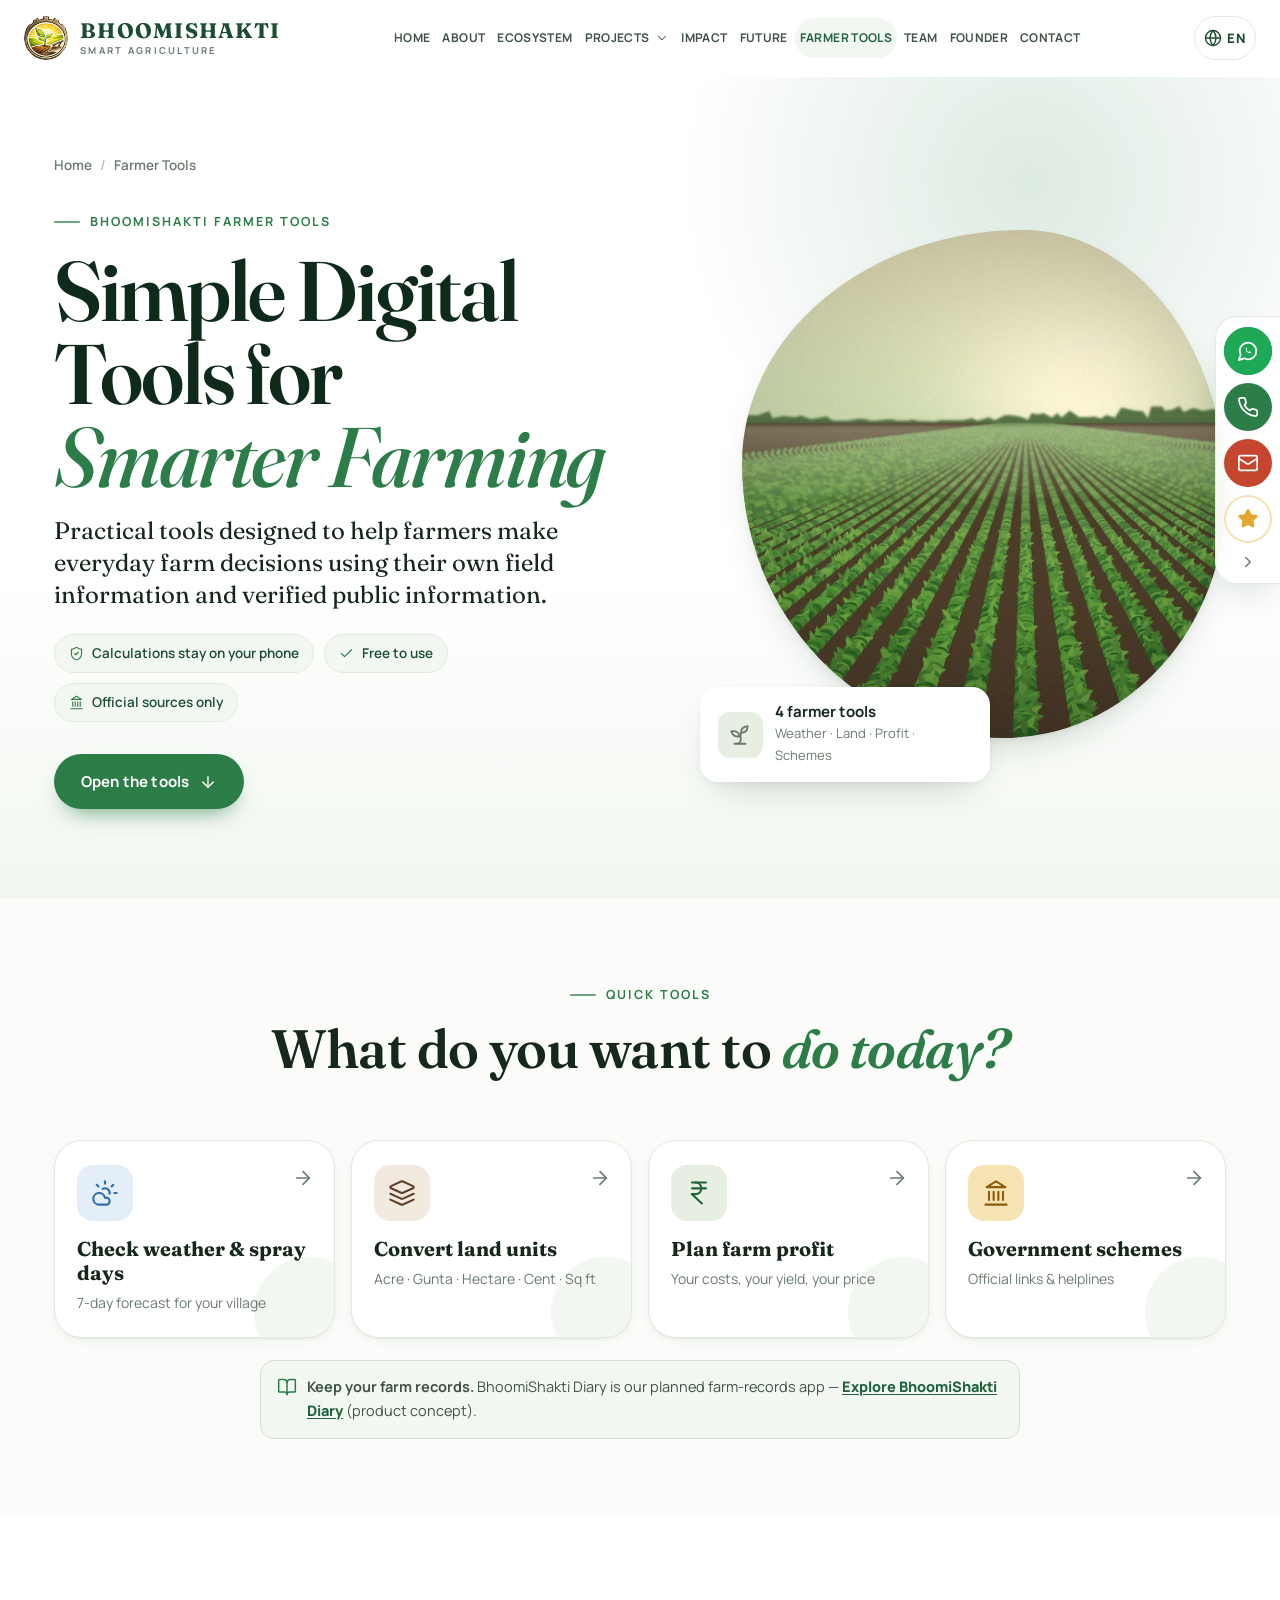
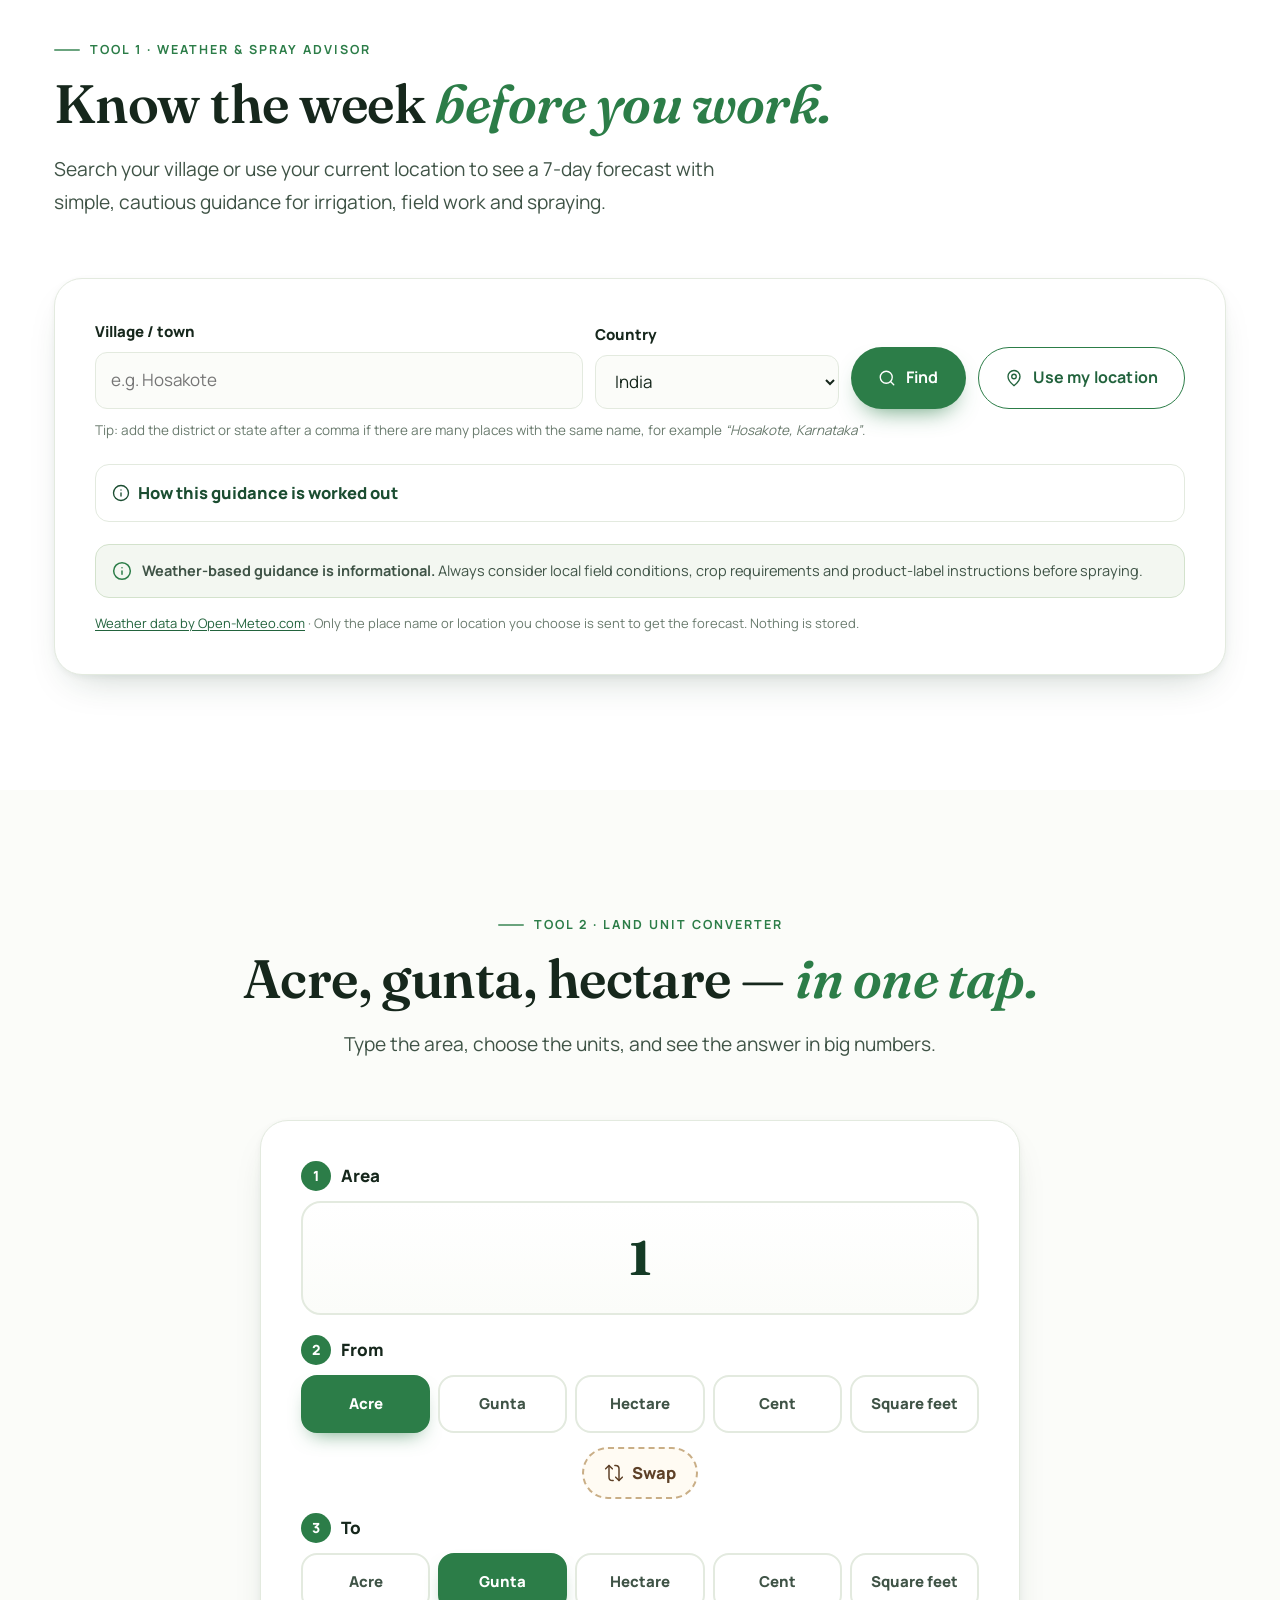
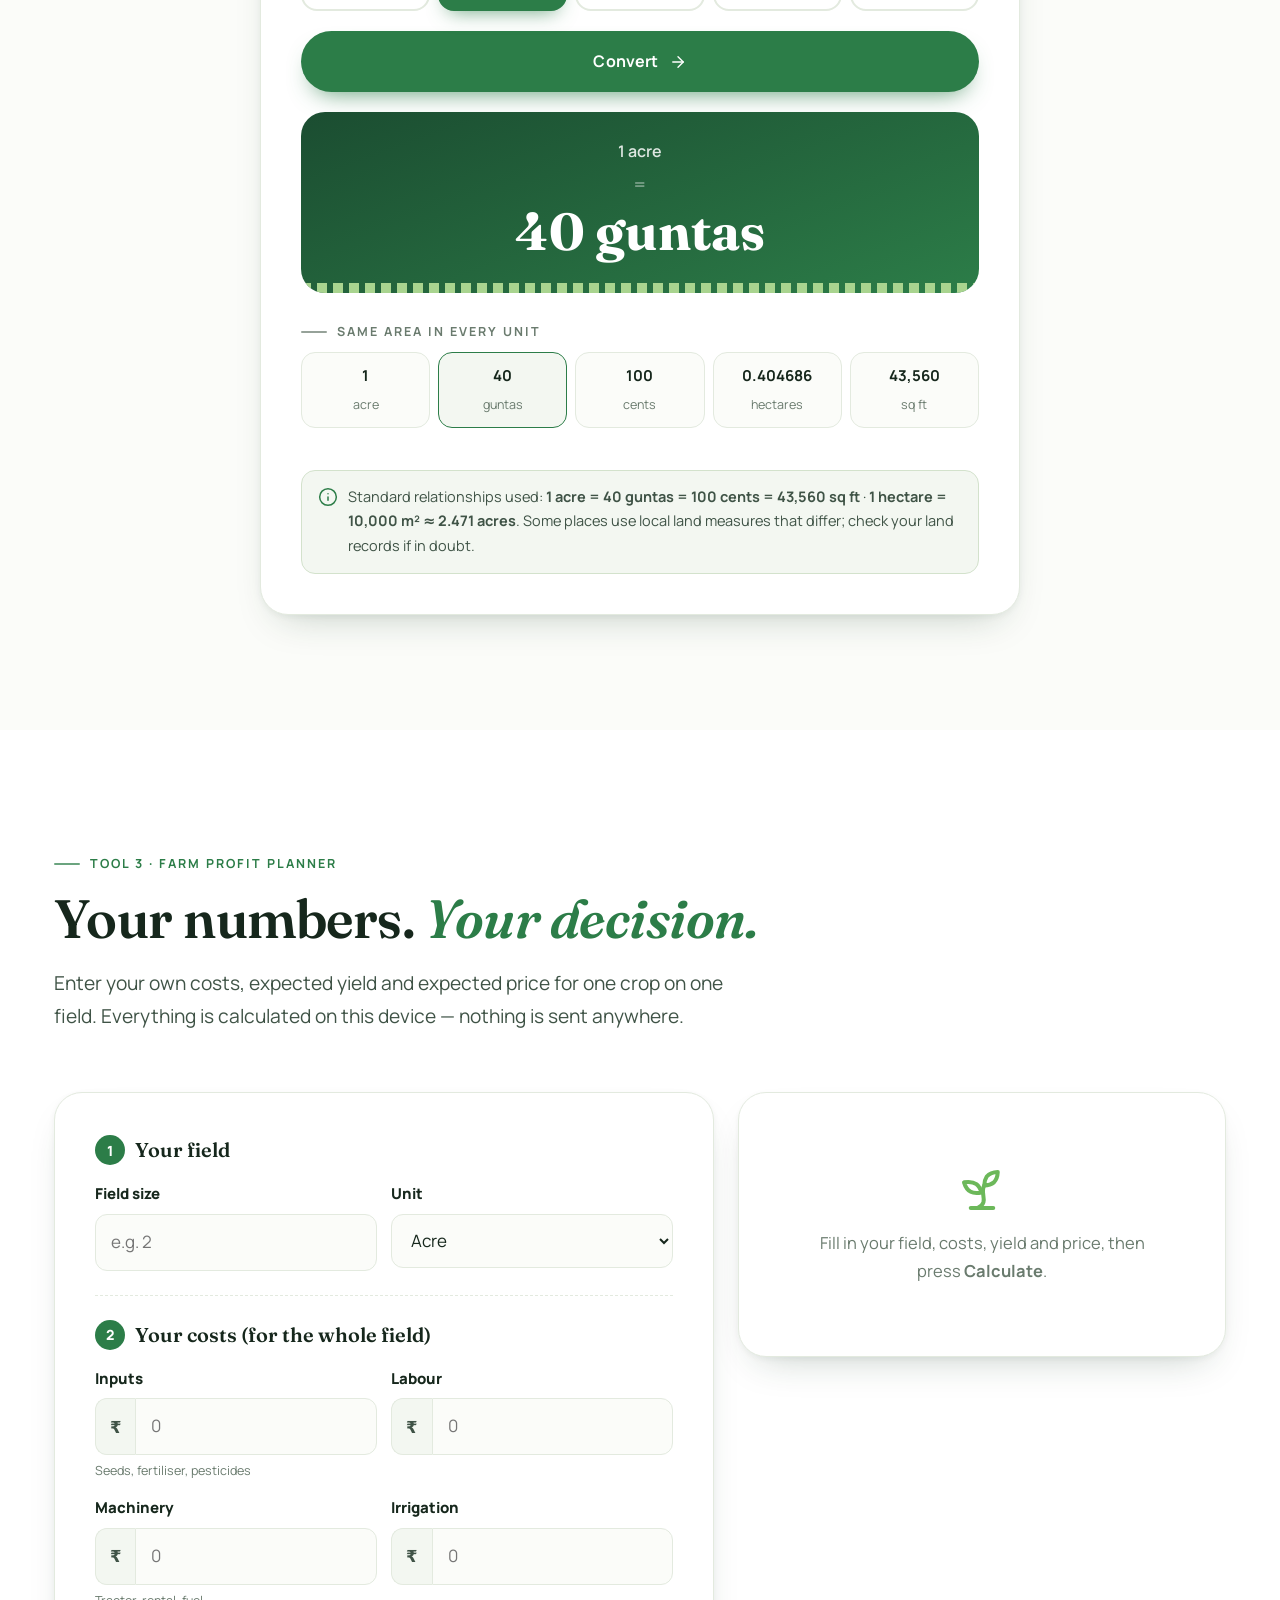
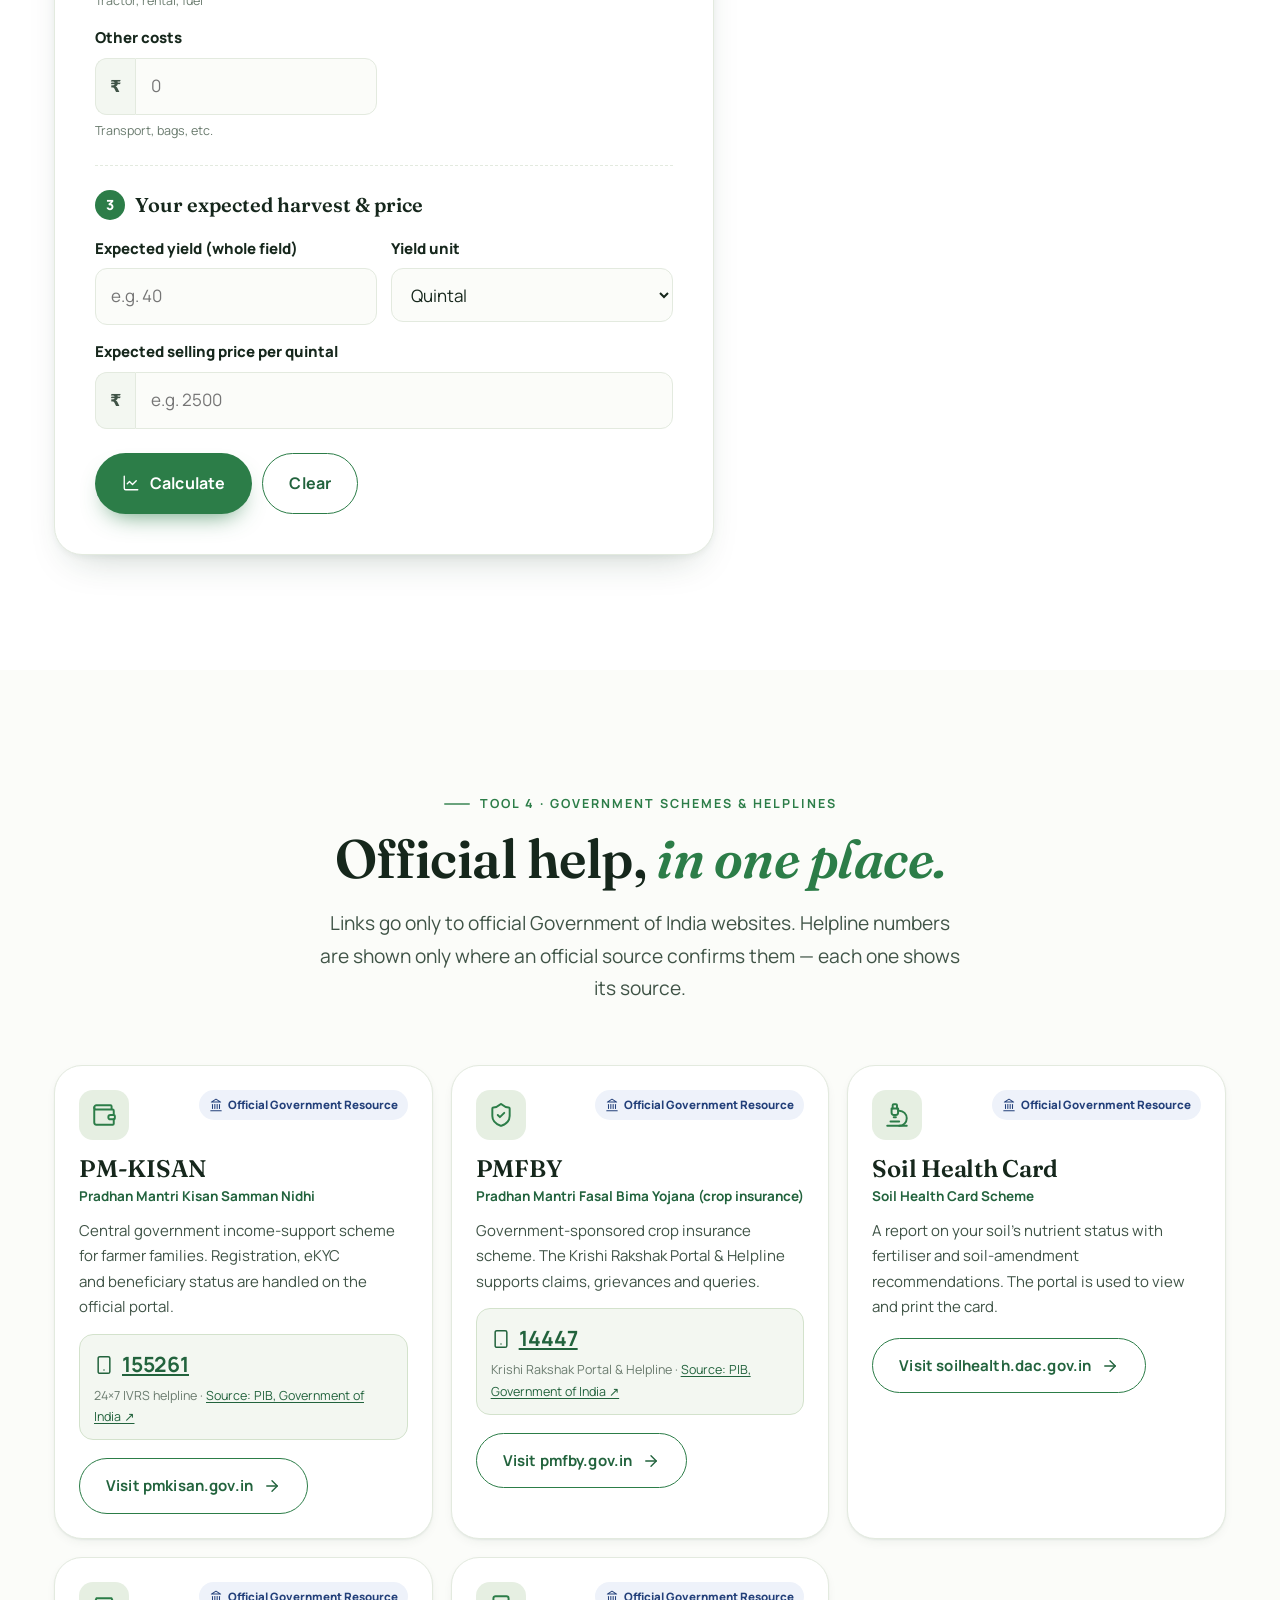
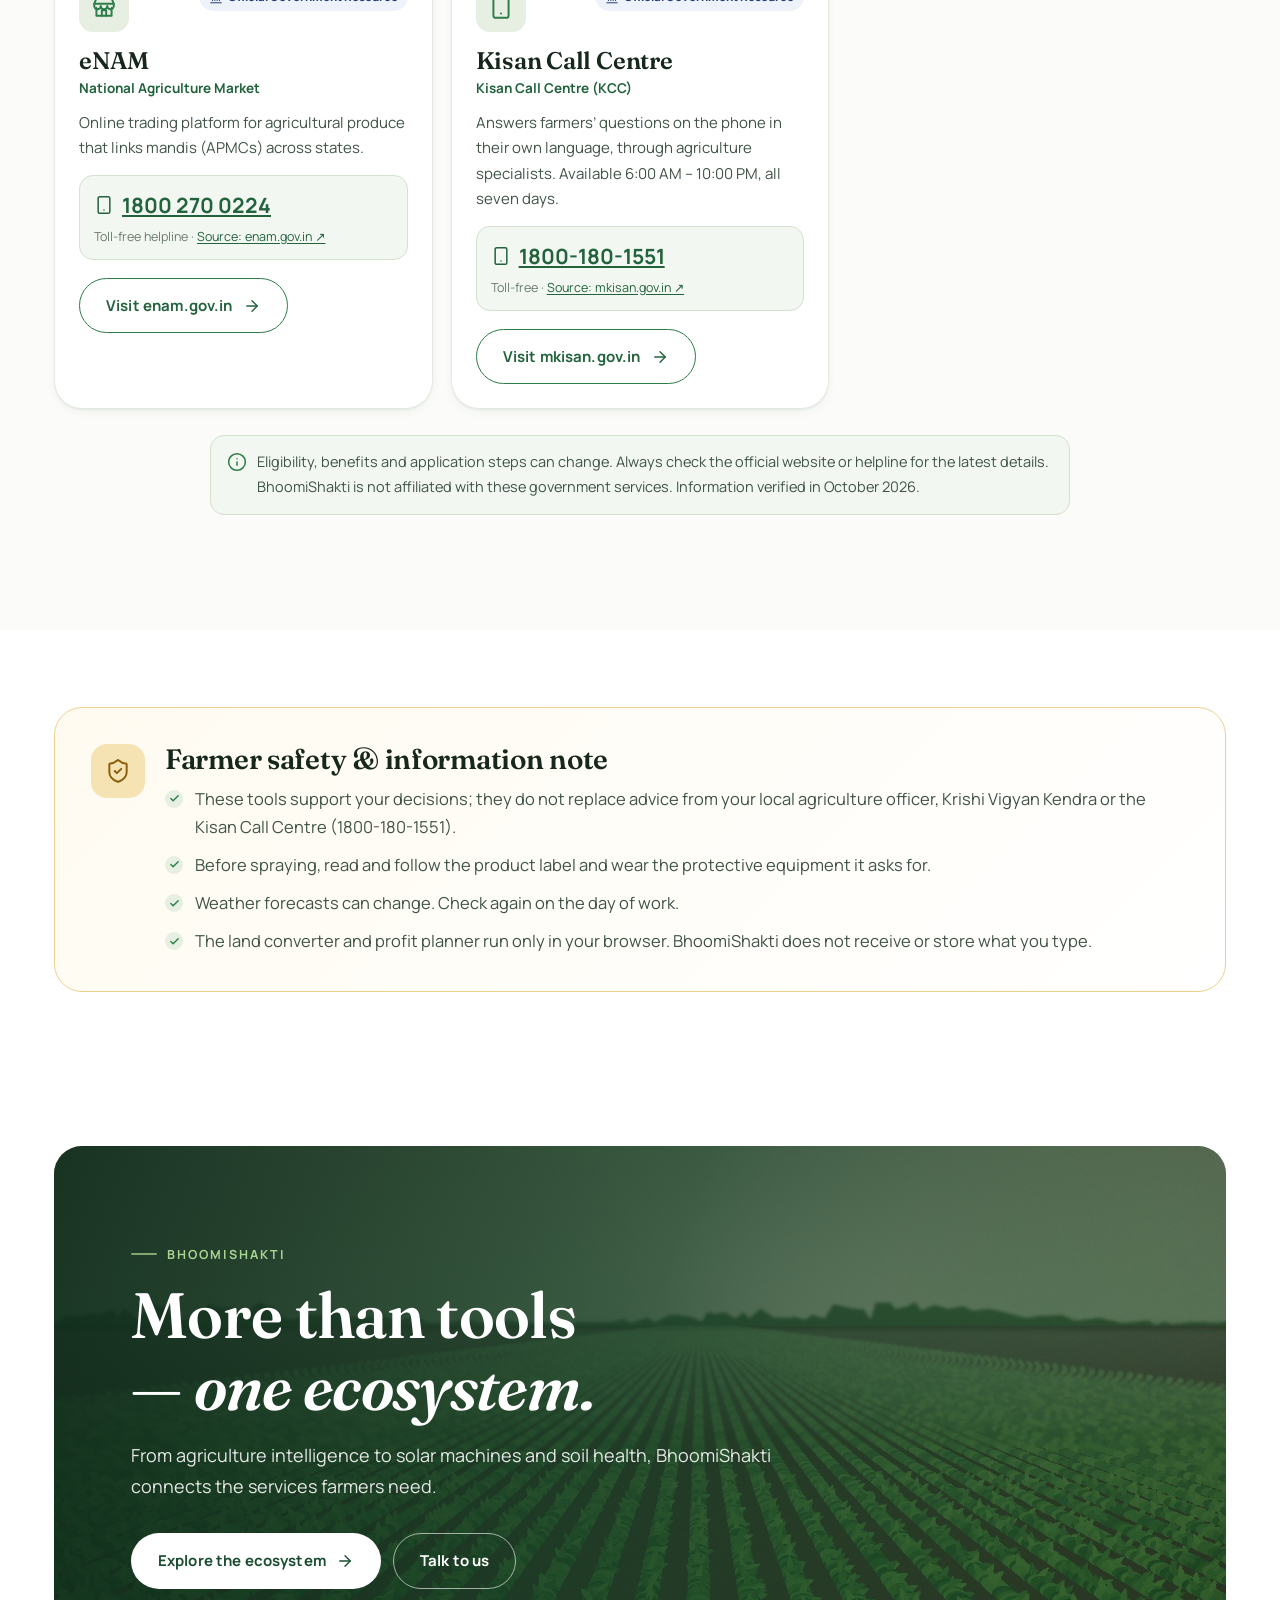
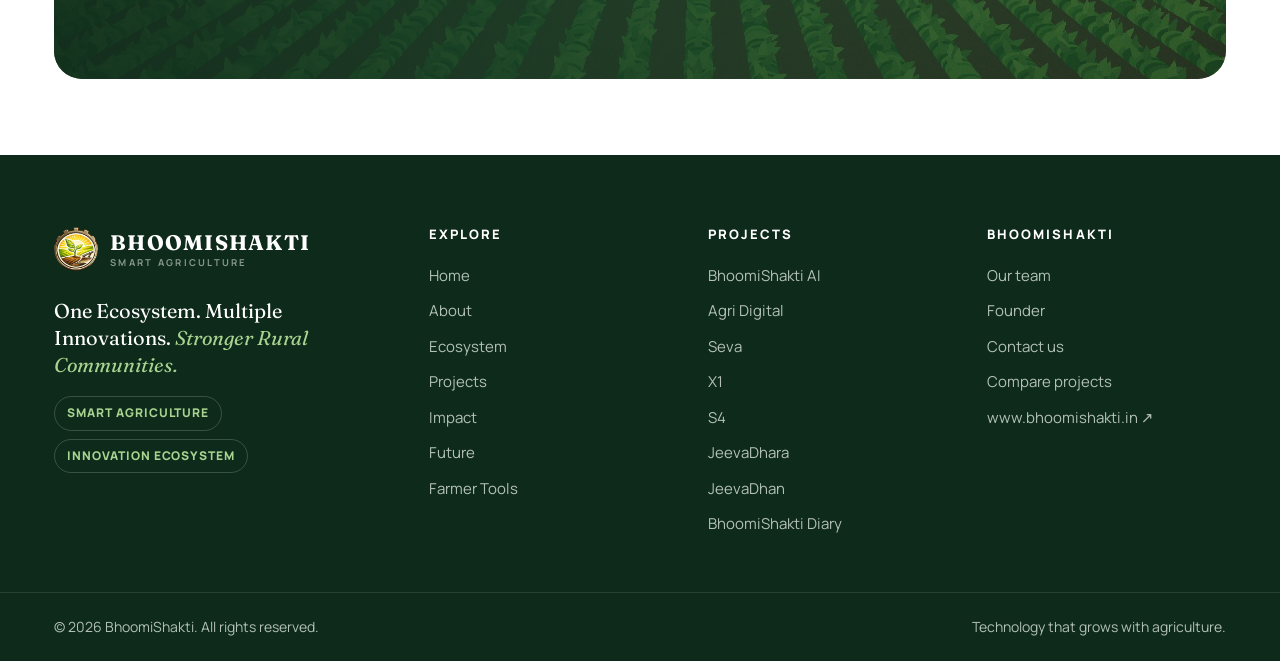
<file: farmer-tools.html>
<!DOCTYPE html>
<html lang="en" class="js-off">
<head>
  <!-- Google tag (gtag.js) -->
<script async src="https://www.googletagmanager.com/gtag/js?id=G-LCF8DMRQYF"></script>
<script>
  window.dataLayer = window.dataLayer || [];
  function gtag(){dataLayer.push(arguments);}
  gtag('js', new Date());

  gtag('config', 'G-LCF8DMRQYF');
</script>
<meta charset="UTF-8">
<meta name="viewport" content="width=device-width, initial-scale=1.0, viewport-fit=cover">
<title>BhoomiShakti Farmer Tools</title>
<meta name="description" content="Free farmer tools from BhoomiShakti: 7-day weather and spray advisor, land unit converter, farm profit planner and official government schemes and helplines.">
<link rel="canonical" href="https://www.bhoomishakti.in/farmer-tools.html">
<meta name="robots" content="index, follow">
<meta property="og:type" content="website">
<meta property="og:site_name" content="BhoomiShakti">
<meta property="og:title" content="BhoomiShakti Farmer Tools">
<meta property="og:description" content="Free farmer tools from BhoomiShakti: 7-day weather and spray advisor, land unit converter, farm profit planner and official government schemes and helplines.">
<meta property="og:url" content="https://www.bhoomishakti.in/farmer-tools.html">
<meta name="twitter:card" content="summary_large_image">
<meta name="twitter:title" content="BhoomiShakti Farmer Tools">
<meta name="twitter:description" content="Free farmer tools from BhoomiShakti: 7-day weather and spray advisor, land unit converter, farm profit planner and official government schemes and helplines.">
<meta name="theme-color" content="#FFFFFF">
<link rel="icon" type="image/png" href="assets/icons/favicon.png">
<link rel="preload" href="assets/fonts/fraunces.woff2" as="font" type="font/woff2" crossorigin>
<link rel="preload" href="assets/fonts/manrope.woff2" as="font" type="font/woff2" crossorigin>
<link rel="stylesheet" href="css/style.css">
</head>
<body class="page-tools">
<a class="skip-link" href="#main">Skip to content</a>
<svg xmlns="http://www.w3.org/2000/svg" style="display:none" aria-hidden="true"><defs><symbol id="i-linkedin" viewBox="0 0 24 24"><path d="M16 8a6 6 0 0 1 6 6v7h-4v-7a2 2 0 0 0-4 0v7h-4v-7a6 6 0 0 1 6-6Z"/><rect x="2" y="9" width="4" height="12"/><circle cx="4" cy="4" r="2"/></symbol><symbol id="i-github" viewBox="0 0 24 24"><path d="M15 22v-4a4.8 4.8 0 0 0-1-3.5c3 0 6-2 6-5.5.08-1.25-.27-2.48-1-3.5.28-1.15.28-2.35 0-3.5 0 0-1 0-3 1.5-2.64-.5-5.36-.5-8 0C6 2 5 2 5 2c-.3 1.15-.3 2.35 0 3.5A5.4 5.4 0 0 0 4 9c0 3.5 3 5.5 6 5.5-.39.49-.68 1.05-.85 1.65-.17.6-.22 1.23-.15 1.85v4"/><path d="M9 18c-4.51 2-5-2-7-2"/></symbol><symbol id="i-quote" viewBox="0 0 24 24"><path d="M3 21c3 0 7-1 7-8V5c0-1.25-.76-2.02-2-2H4c-1.25 0-2 .75-2 1.97V11c0 1.25.75 2 2 2 1 0 1 0 1 1v1c0 1-1 2-2 2s-1 .01-1 1.03V20c0 1 0 1 1 1z"/><path d="M15 21c3 0 7-1 7-8V5c0-1.25-.76-2.02-2-2h-4c-1.25 0-2 .75-2 1.97V11c0 1.25.75 2 2 2h.75c0 2.25.25 4-2.75 4v3c0 1 0 1 1 1z"/></symbol><symbol id="i-external" viewBox="0 0 24 24"><path d="M15 3h6v6"/><path d="M10 14 21 3"/><path d="M18 13v6a2 2 0 0 1-2 2H5a2 2 0 0 1-2-2V8a2 2 0 0 1 2-2h6"/></symbol><symbol id="i-user" viewBox="0 0 24 24"><circle cx="12" cy="8" r="5"/><path d="M20 21a8 8 0 0 0-16 0"/></symbol><symbol id="i-leaf" viewBox="0 0 24 24"><path d="M11 20A7 7 0 0 1 9.8 6.1C15.5 5 17 4.48 19 2c1 2 2 4.18 2 8 0 5.5-4.78 10-10 10Z"/><path d="M2 21c0-3 1.85-5.36 5.08-6C9.5 14.52 12 13 13 12"/></symbol><symbol id="i-sprout" viewBox="0 0 24 24"><path d="M7 20h10"/><path d="M10 20c5.5-2.5.8-6.4 3-10"/><path d="M9.5 9.4c1.1.8 1.8 2.2 2.3 3.7-2 .4-3.5.4-4.8-.3-1.2-.6-2.3-1.9-3-4.2 2.8-.5 4.4 0 5.5.8z"/><path d="M14.1 6a7 7 0 0 0-1.1 4c1.9-.1 3.3-.6 4.3-1.4 1-1 1.6-2.3 1.7-4.6-2.7.1-4 1-4.9 2z"/></symbol><symbol id="i-brain" viewBox="0 0 24 24"><path d="M12 5a3 3 0 1 0-5.997.125 4 4 0 0 0-2.526 5.77 4 4 0 0 0 .556 6.588A4 4 0 1 0 12 18Z"/><path d="M12 5a3 3 0 1 1 5.997.125 4 4 0 0 1 2.526 5.77 4 4 0 0 1-.556 6.588A4 4 0 1 1 12 18Z"/><path d="M12 5v13"/><path d="M9 13a4.5 4.5 0 0 0 3-4"/><path d="M15 13a4.5 4.5 0 0 1-3-4"/></symbol><symbol id="i-store" viewBox="0 0 24 24"><path d="M3 9 5 4h14l2 5"/><path d="M3 9h18v2a3 3 0 0 1-6 0 3 3 0 0 1-6 0 3 3 0 0 1-6 0Z"/><path d="M5 13v7h14v-7"/><path d="M10 20v-5h4v5"/></symbol><symbol id="i-tractor" viewBox="0 0 24 24"><path d="m10 11 11 .9a1 1 0 0 1 .8 1.1l-.665 4.158a1 1 0 0 1-.988.842H20"/><path d="M16 18h-5"/><path d="M18 5a1 1 0 0 0-1 1v5.573"/><path d="M3 4h8.129a1 1 0 0 1 .99.863L13 11.246"/><path d="M4 11V4"/><path d="M8 10.1V4"/><circle cx="18" cy="18" r="2"/><circle cx="7" cy="15" r="5"/><circle cx="7" cy="15" r="1"/></symbol><symbol id="i-sun" viewBox="0 0 24 24"><circle cx="12" cy="12" r="4"/><path d="M12 2v2"/><path d="M12 20v2"/><path d="m4.93 4.93 1.41 1.41"/><path d="m17.66 17.66 1.41 1.41"/><path d="M2 12h2"/><path d="M20 12h2"/><path d="m6.34 17.66-1.41 1.41"/><path d="m19.07 4.93-1.41 1.41"/></symbol><symbol id="i-seed" viewBox="0 0 24 24"><path d="M12 21c-4 0-7-3-7-7 0-5 7-11 7-11s7 6 7 11c0 4-3 7-7 7Z"/><path d="M12 21V11"/><path d="M12 15l-3-2"/></symbol><symbol id="i-worm" viewBox="0 0 24 24"><path d="M3 16c2-4 4-4 6 0s4 4 6 0 4-4 6 0"/><circle cx="20.5" cy="14.5" r=".6" fill="currentColor"/><path d="M3 10c1.5-2 3-2 4.5 0"/></symbol><symbol id="i-recycle" viewBox="0 0 24 24"><path d="M7 19H4.815a1.83 1.83 0 0 1-1.57-.881 1.785 1.785 0 0 1-.004-1.784L7.196 9.5"/><path d="M11 19h8.203a1.83 1.83 0 0 0 1.556-.89 1.784 1.784 0 0 0 0-1.775l-1.226-2.12"/><path d="m14 16-3 3 3 3"/><path d="M8.293 13.596 7.196 9.5 3.1 10.598"/><path d="m9.344 5.811 1.093-1.892A1.83 1.83 0 0 1 11.985 3a1.784 1.784 0 0 1 1.546.888l3.943 6.843"/><path d="m13.378 9.633 4.096 1.098 1.097-4.096"/></symbol><symbol id="i-arrow" viewBox="0 0 24 24"><path d="M5 12h14"/><path d="m12 5 7 7-7 7"/></symbol><symbol id="i-arrow-down" viewBox="0 0 24 24"><path d="M12 5v14"/><path d="m19 12-7 7-7-7"/></symbol><symbol id="i-chevron" viewBox="0 0 24 24"><path d="m6 9 6 6 6-6"/></symbol><symbol id="i-chevron-left" viewBox="0 0 24 24"><path d="m15 18-6-6 6-6"/></symbol><symbol id="i-chevron-right" viewBox="0 0 24 24"><path d="m9 18 6-6-6-6"/></symbol><symbol id="i-up" viewBox="0 0 24 24"><path d="m18 15-6-6-6 6"/></symbol><symbol id="i-menu" viewBox="0 0 24 24"><path d="M4 6h16"/><path d="M4 12h16"/><path d="M4 18h16"/></symbol><symbol id="i-close" viewBox="0 0 24 24"><path d="M18 6 6 18"/><path d="m6 6 12 12"/></symbol><symbol id="i-plus" viewBox="0 0 24 24"><path d="M5 12h14"/><path d="M12 5v14"/></symbol><symbol id="i-check" viewBox="0 0 24 24"><path d="M20 6 9 17l-5-5"/></symbol><symbol id="i-users" viewBox="0 0 24 24"><path d="M16 21v-2a4 4 0 0 0-4-4H6a4 4 0 0 0-4 4v2"/><circle cx="9" cy="7" r="4"/><path d="M22 21v-2a4 4 0 0 0-3-3.87"/><path d="M16 3.13a4 4 0 0 1 0 7.75"/></symbol><symbol id="i-user-search" viewBox="0 0 24 24"><circle cx="10" cy="7" r="4"/><path d="M10.3 15H7a4 4 0 0 0-4 4v2"/><circle cx="17" cy="17" r="3"/><path d="m21 21-1.9-1.9"/></symbol><symbol id="i-search" viewBox="0 0 24 24"><circle cx="11" cy="11" r="8"/><path d="m21 21-4.3-4.3"/></symbol><symbol id="i-pin" viewBox="0 0 24 24"><path d="M20 10c0 5-5.5 10.2-7.4 11.8a1 1 0 0 1-1.2 0C9.5 20.2 4 15 4 10a8 8 0 0 1 16 0"/><circle cx="12" cy="10" r="3"/></symbol><symbol id="i-message" viewBox="0 0 24 24"><path d="M14 9a2 2 0 0 1-2 2H6l-4 4V4a2 2 0 0 1 2-2h8a2 2 0 0 1 2 2z"/><path d="M18 9h2a2 2 0 0 1 2 2v11l-4-4h-6a2 2 0 0 1-2-2v-1"/></symbol><symbol id="i-package" viewBox="0 0 24 24"><path d="m16 16 2 2 4-4"/><path d="M21 10V8a2 2 0 0 0-1-1.73l-7-4a2 2 0 0 0-2 0l-7 4A2 2 0 0 0 3 8v8a2 2 0 0 0 1 1.73l7 4a2 2 0 0 0 2 0l2-1.14"/><path d="m7.5 4.27 9 5.15"/><path d="M3.29 7 12 12l8.71-5"/><path d="M12 22V12"/></symbol><symbol id="i-megaphone" viewBox="0 0 24 24"><path d="m3 11 18-5v12L3 14v-3z"/><path d="M11.6 16.8a3 3 0 1 1-5.8-1.6"/></symbol><symbol id="i-cloud" viewBox="0 0 24 24"><path d="M12 2v2"/><path d="m4.93 4.93 1.41 1.41"/><path d="M20 12h2"/><path d="m19.07 4.93-1.41 1.41"/><path d="M15.947 12.65a4 4 0 0 0-5.925-4.128"/><path d="M13 22H7a5 5 0 1 1 4.9-6H13a3 3 0 0 1 0 6Z"/></symbol><symbol id="i-landmark" viewBox="0 0 24 24"><path d="M3 22h18"/><path d="M6 18v-7"/><path d="M10 18v-7"/><path d="M14 18v-7"/><path d="M18 18v-7"/><path d="M12 2 20 7H4z"/></symbol><symbol id="i-rupee" viewBox="0 0 24 24"><path d="M6 3h12"/><path d="M6 8h12"/><path d="m6 13 8.5 8"/><path d="M6 13h3"/><path d="M9 13c6.667 0 6.667-10 0-10"/></symbol><symbol id="i-calendar" viewBox="0 0 24 24"><rect width="18" height="18" x="3" y="4" rx="2"/><path d="M16 2v4"/><path d="M8 2v4"/><path d="M3 10h18"/><path d="M8 14h.01"/><path d="M12 14h.01"/><path d="M16 14h.01"/><path d="M8 18h.01"/><path d="M12 18h.01"/></symbol><symbol id="i-microscope" viewBox="0 0 24 24"><path d="M6 18h8"/><path d="M3 22h18"/><path d="M14 22a7 7 0 1 0 0-14h-1"/><path d="M9 14h2"/><path d="M9 12a2 2 0 0 1-2-2V6h6v4a2 2 0 0 1-2 2Z"/><path d="M12 6V3a1 1 0 0 0-1-1H9a1 1 0 0 0-1 1v3"/></symbol><symbol id="i-handshake" viewBox="0 0 24 24"><path d="m11 17 2 2a1 1 0 1 0 3-3"/><path d="m14 14 2.5 2.5a1 1 0 1 0 3-3l-3.88-3.88a3 3 0 0 0-4.24 0l-.88.88a1 1 0 1 1-3-3l2.81-2.81a5.79 5.79 0 0 1 7.06-.87l.47.28a2 2 0 0 0 1.42.25L21 4"/><path d="m21 3 1 11h-2"/><path d="M3 3 2 14l6.5 6.5a1 1 0 1 0 3-3"/><path d="M3 4h8"/></symbol><symbol id="i-shield" viewBox="0 0 24 24"><path d="M20 13c0 5-3.5 7.5-7.66 8.95a1 1 0 0 1-.67-.01C7.5 20.5 4 18 4 13V6a1 1 0 0 1 1-1c2 0 4.5-1.2 6.24-2.72a1.17 1.17 0 0 1 1.52 0C14.51 3.81 17 5 19 5a1 1 0 0 1 1 1z"/><path d="m9 12 2 2 4-4"/></symbol><symbol id="i-eye-off" viewBox="0 0 24 24"><path d="M10.733 5.076a10.744 10.744 0 0 1 11.205 6.575 1 1 0 0 1 0 .696 10.747 10.747 0 0 1-1.444 2.49"/><path d="M14.084 14.158a3 3 0 0 1-4.242-4.242"/><path d="M17.479 17.499a10.75 10.75 0 0 1-15.417-5.151 1 1 0 0 1 0-.696 10.75 10.75 0 0 1 4.446-5.143"/><path d="m2 2 20 20"/></symbol><symbol id="i-layers" viewBox="0 0 24 24"><path d="m12.83 2.18a2 2 0 0 0-1.66 0L2.6 6.08a1 1 0 0 0 0 1.83l8.58 3.91a2 2 0 0 0 1.66 0l8.58-3.9a1 1 0 0 0 0-1.83Z"/><path d="m22 17.65-9.17 4.16a2 2 0 0 1-1.66 0L2 17.65"/><path d="m22 12.65-9.17 4.16a2 2 0 0 1-1.66 0L2 12.65"/></symbol><symbol id="i-network" viewBox="0 0 24 24"><rect x="16" y="16" width="6" height="6" rx="1"/><rect x="2" y="16" width="6" height="6" rx="1"/><rect x="9" y="2" width="6" height="6" rx="1"/><path d="M5 16v-3a1 1 0 0 1 1-1h12a1 1 0 0 1 1 1v3"/><path d="M12 12V8"/></symbol><symbol id="i-globe" viewBox="0 0 24 24"><circle cx="12" cy="12" r="10"/><path d="M12 2a14.5 14.5 0 0 0 0 20 14.5 14.5 0 0 0 0-20"/><path d="M2 12h20"/></symbol><symbol id="i-server" viewBox="0 0 24 24"><rect width="20" height="8" x="2" y="2" rx="2"/><rect width="20" height="8" x="2" y="14" rx="2"/><path d="M6 6h.01"/><path d="M6 18h.01"/></symbol><symbol id="i-database" viewBox="0 0 24 24"><ellipse cx="12" cy="5" rx="9" ry="3"/><path d="M3 5v14a9 3 0 0 0 18 0V5"/><path d="M3 12a9 3 0 0 0 18 0"/></symbol><symbol id="i-code" viewBox="0 0 24 24"><path d="m16 18 6-6-6-6"/><path d="m8 6-6 6 6 6"/></symbol><symbol id="i-battery" viewBox="0 0 24 24"><rect x="2" y="7" width="16" height="10" rx="2"/><path d="M22 11v2"/><path d="M6 11v2"/><path d="M10 11v2"/></symbol><symbol id="i-zap" viewBox="0 0 24 24"><path d="M4 14a1 1 0 0 1-.78-1.63l9.9-10.2a.5.5 0 0 1 .86.46l-1.92 6.02A1 1 0 0 0 13 10h7a1 1 0 0 1 .78 1.63l-9.9 10.2a.5.5 0 0 1-.86-.46l1.92-6.02A1 1 0 0 0 11 14z"/></symbol><symbol id="i-cog" viewBox="0 0 24 24"><path d="M12.22 2h-.44a2 2 0 0 0-2 2v.18a2 2 0 0 1-1 1.73l-.43.25a2 2 0 0 1-2 0l-.15-.08a2 2 0 0 0-2.73.73l-.22.38a2 2 0 0 0 .73 2.73l.15.1a2 2 0 0 1 1 1.72v.51a2 2 0 0 1-1 1.74l-.15.09a2 2 0 0 0-.73 2.73l.22.38a2 2 0 0 0 2.73.73l.15-.08a2 2 0 0 1 2 0l.43.25a2 2 0 0 1 1 1.73V20a2 2 0 0 0 2 2h.44a2 2 0 0 0 2-2v-.18a2 2 0 0 1 1-1.73l.43-.25a2 2 0 0 1 2 0l.15.08a2 2 0 0 0 2.73-.73l.22-.39a2 2 0 0 0-.73-2.73l-.15-.08a2 2 0 0 1-1-1.74v-.5a2 2 0 0 1 1-1.74l.15-.09a2 2 0 0 0 .73-2.73l-.22-.38a2 2 0 0 0-2.73-.73l-.15.08a2 2 0 0 1-2 0l-.43-.25a2 2 0 0 1-1-1.73V4a2 2 0 0 0-2-2z"/><circle cx="12" cy="12" r="3"/></symbol><symbol id="i-wheel" viewBox="0 0 24 24"><circle cx="12" cy="12" r="9"/><circle cx="12" cy="12" r="2"/><path d="M12 3v7"/><path d="M12 14v7"/><path d="M3 12h7"/><path d="M14 12h7"/></symbol><symbol id="i-chain" viewBox="0 0 24 24"><path d="M9 17H7A5 5 0 0 1 7 7h2"/><path d="M15 7h2a5 5 0 1 1 0 10h-2"/><path d="M8 12h8"/></symbol><symbol id="i-blade" viewBox="0 0 24 24"><path d="M4 20 14 8l6-4-2 7-12 11"/><path d="M4 20h7"/></symbol><symbol id="i-panel" viewBox="0 0 24 24"><rect x="3" y="4" width="18" height="11" rx="1"/><path d="M3 9.5h18"/><path d="M9 4v11"/><path d="M15 4v11"/><path d="M12 15v5"/><path d="M8 20h8"/></symbol><symbol id="i-umbrella" viewBox="0 0 24 24"><path d="M22 12a10.06 10.06 0 0 0-20 0Z"/><path d="M12 12v8a2 2 0 0 0 4 0"/><path d="M12 2v1"/></symbol><symbol id="i-backpack" viewBox="0 0 24 24"><path d="M4 10a4 4 0 0 1 4-4h8a4 4 0 0 1 4 4v10a2 2 0 0 1-2 2H6a2 2 0 0 1-2-2Z"/><path d="M8 10h8"/><path d="M8 18h8"/><path d="M8 22v-6a2 2 0 0 1 2-2h4a2 2 0 0 1 2 2v6"/><path d="M9 6V4a2 2 0 0 1 2-2h2a2 2 0 0 1 2 2v2"/></symbol><symbol id="i-sliders" viewBox="0 0 24 24"><path d="M4 21v-7"/><path d="M4 10V3"/><path d="M12 21v-9"/><path d="M12 8V3"/><path d="M20 21v-5"/><path d="M20 12V3"/><path d="M2 14h4"/><path d="M10 8h4"/><path d="M18 16h4"/></symbol><symbol id="i-pipes" viewBox="0 0 24 24"><path d="M12 3v7"/><path d="M12 10 6 16v5"/><path d="m12 10 6 6v5"/></symbol><symbol id="i-vibrate" viewBox="0 0 24 24"><path d="m2 8 2 2-2 2 2 2-2 2"/><path d="m22 8-2 2 2 2-2 2 2 2"/><rect width="8" height="14" x="8" y="5" rx="1"/></symbol><symbol id="i-droplet" viewBox="0 0 24 24"><path d="M12 22a7 7 0 0 0 7-7c0-2-1-3.9-3-5.5s-3.5-4-4-6.5c-.5 2.5-2 4.9-4 6.5C6 11.1 5 13 5 15a7 7 0 0 0 7 7z"/></symbol><symbol id="i-flask" viewBox="0 0 24 24"><path d="M10 2v7.527a2 2 0 0 1-.211.896L4.72 20.55a1 1 0 0 0 .9 1.45h12.76a1 1 0 0 0 .9-1.45l-5.069-10.127A2 2 0 0 1 14 9.527V2"/><path d="M8.5 2h7"/><path d="M7 16h10"/></symbol><symbol id="i-factory" viewBox="0 0 24 24"><path d="M2 20a2 2 0 0 0 2 2h16a2 2 0 0 0 2-2V8l-7 5V8l-7 5V4a2 2 0 0 0-2-2H4a2 2 0 0 0-2 2Z"/><path d="M17 18h1"/><path d="M12 18h1"/><path d="M7 18h1"/></symbol><symbol id="i-flame" viewBox="0 0 24 24"><path d="M8.5 14.5A2.5 2.5 0 0 0 11 12c0-1.38-.5-2-1-3-1.072-2.143-.224-4.054 2-6 .5 2.5 2 4.9 4 6.5 2 1.6 3 3.5 3 5.5a7 7 0 1 1-14 0c0-1.153.433-2.294 1-3a2.5 2.5 0 0 0 2.5 2.5z"/></symbol><symbol id="i-cow" viewBox="0 0 24 24"><path d="M5 9c-1.5 0-3-1-3-3 2 0 3 .5 4 1.5"/><path d="M19 9c1.5 0 3-1 3-3-2 0-3 .5-4 1.5"/><path d="M6 8.5C6 6 8.5 4 12 4s6 2 6 4.5V14a6 6 0 0 1-12 0Z"/><ellipse cx="12" cy="15.5" rx="3.5" ry="2.5"/><path d="M10.5 15.5h.01"/><path d="M13.5 15.5h.01"/><path d="M9 10h.01"/><path d="M15 10h.01"/></symbol><symbol id="i-truck" viewBox="0 0 24 24"><path d="M14 18V6a2 2 0 0 0-2-2H4a2 2 0 0 0-2 2v11a1 1 0 0 0 1 1h2"/><path d="M15 18H9"/><path d="M19 18h2a1 1 0 0 0 1-1v-3.65a1 1 0 0 0-.22-.624l-3.48-4.35A1 1 0 0 0 17.52 8H14"/><circle cx="17" cy="18" r="2"/><circle cx="7" cy="18" r="2"/></symbol><symbol id="i-drone" viewBox="0 0 24 24"><circle cx="5" cy="5" r="2.5"/><circle cx="19" cy="5" r="2.5"/><circle cx="5" cy="19" r="2.5"/><circle cx="19" cy="19" r="2.5"/><path d="M7 7l3 3"/><path d="m17 7-3 3"/><path d="m7 17 3-3"/><path d="m17 17-3-3"/><rect x="10" y="10" width="4" height="4" rx="1"/></symbol><symbol id="i-digger" viewBox="0 0 24 24"><path d="M2 18h12"/><circle cx="4.5" cy="18" r="2.5"/><circle cx="11.5" cy="18" r="2.5"/><path d="M3 15V11h6l2 4"/><path d="M9 11 14 5l5 3-2 4h-3"/><path d="M19 8v5"/></symbol><symbol id="i-water" viewBox="0 0 24 24"><path d="M2 6c.6.5 1.2 1 2.5 1C7 7 7 5 9.5 5c2.6 0 2.4 2 5 2 2.5 0 2.5-2 5-2 1.3 0 1.9.5 2.5 1"/><path d="M2 12c.6.5 1.2 1 2.5 1 2.5 0 2.5-2 5-2 2.6 0 2.4 2 5 2 2.5 0 2.5-2 5-2 1.3 0 1.9.5 2.5 1"/><path d="M2 18c.6.5 1.2 1 2.5 1 2.5 0 2.5-2 5-2 2.6 0 2.4 2 5 2 2.5 0 2.5-2 5-2 1.3 0 1.9.5 2.5 1"/></symbol><symbol id="i-phone" viewBox="0 0 24 24"><rect width="14" height="20" x="5" y="2" rx="2"/><path d="M12 18h.01"/></symbol><symbol id="i-star" viewBox="0 0 24 24"><path d="M11.525 2.295a.53.53 0 0 1 .95 0l2.31 4.679a2.12 2.12 0 0 0 1.595 1.16l5.166.756a.53.53 0 0 1 .294.904l-3.736 3.638a2.12 2.12 0 0 0-.611 1.878l.882 5.14a.53.53 0 0 1-.771.56l-4.618-2.428a2.12 2.12 0 0 0-1.973 0L6.396 21.01a.53.53 0 0 1-.77-.56l.881-5.139a2.12 2.12 0 0 0-.611-1.879L2.16 9.795a.53.53 0 0 1 .294-.906l5.165-.755a2.12 2.12 0 0 0 1.597-1.16z"/></symbol><symbol id="i-info" viewBox="0 0 24 24"><circle cx="12" cy="12" r="10"/><path d="M12 16v-4"/><path d="M12 8h.01"/></symbol><symbol id="i-mic" viewBox="0 0 24 24"><path d="M12 2a3 3 0 0 0-3 3v7a3 3 0 0 0 6 0V5a3 3 0 0 0-3-3Z"/><path d="M19 10v2a7 7 0 0 1-14 0v-2"/><path d="M12 19v3"/></symbol><symbol id="i-languages" viewBox="0 0 24 24"><path d="m5 8 6 6"/><path d="m4 14 6-6 2-3"/><path d="M2 5h12"/><path d="M7 2h1"/><path d="m22 22-5-10-5 10"/><path d="M14 18h6"/></symbol><symbol id="i-satellite" viewBox="0 0 24 24"><path d="M13 7 9 3 5 7l4 4"/><path d="m17 11 4 4-4 4-4-4"/><path d="m8 12 4 4 6-6-4-4Z"/><path d="m16 8 3-3"/><path d="M9 21a6 6 0 0 0-6-6"/></symbol><symbol id="i-chart" viewBox="0 0 24 24"><path d="M3 3v16a2 2 0 0 0 2 2h16"/><path d="m19 9-5 5-4-4-3 3"/></symbol><symbol id="i-wallet" viewBox="0 0 24 24"><path d="M19 7V4a1 1 0 0 0-1-1H5a2 2 0 0 0 0 4h15a1 1 0 0 1 1 1v4h-3a2 2 0 0 0 0 4h3a1 1 0 0 0 1-1v-2a1 1 0 0 0-1-1"/><path d="M3 5v14a2 2 0 0 0 2 2h15a1 1 0 0 0 1-1v-4"/></symbol><symbol id="i-rocket" viewBox="0 0 24 24"><path d="M4.5 16.5c-1.5 1.26-2 5-2 5s3.74-.5 5-2c.71-.84.7-2.13-.09-2.91a2.18 2.18 0 0 0-2.91-.09z"/><path d="m12 15-3-3a22 22 0 0 1 2-3.95A12.88 12.88 0 0 1 22 2c0 2.72-.78 7.5-6 11a22.35 22.35 0 0 1-4 2z"/><path d="M9 12H4s.55-3.03 2-4c1.62-1.08 5 0 5 0"/><path d="M12 15v5s3.03-.55 4-2c1.08-1.62 0-5 0-5"/></symbol><symbol id="i-building" viewBox="0 0 24 24"><path d="M6 22V4a2 2 0 0 1 2-2h8a2 2 0 0 1 2 2v18Z"/><path d="M6 12H4a2 2 0 0 0-2 2v6a2 2 0 0 0 2 2h2"/><path d="M18 9h2a2 2 0 0 1 2 2v9a2 2 0 0 1-2 2h-2"/><path d="M10 6h4"/><path d="M10 10h4"/><path d="M10 14h4"/><path d="M10 18h4"/></symbol><symbol id="i-target" viewBox="0 0 24 24"><circle cx="12" cy="12" r="10"/><circle cx="12" cy="12" r="6"/><circle cx="12" cy="12" r="2"/></symbol><symbol id="i-badge" viewBox="0 0 24 24"><path d="M3.85 8.62a4 4 0 0 1 4.78-4.77 4 4 0 0 1 6.74 0 4 4 0 0 1 4.78 4.78 4 4 0 0 1 0 6.74 4 4 0 0 1-4.77 4.78 4 4 0 0 1-6.75 0 4 4 0 0 1-4.78-4.77 4 4 0 0 1 0-6.76Z"/><path d="m9 12 2 2 4-4"/></symbol><symbol id="i-clock" viewBox="0 0 24 24"><circle cx="12" cy="12" r="10"/><path d="M12 6v6l4 2"/></symbol><symbol id="i-activity" viewBox="0 0 24 24"><path d="M22 12h-2.48a2 2 0 0 0-1.93 1.46l-2.35 8.36a.25.25 0 0 1-.48 0L9.24 2.18a.25.25 0 0 0-.48 0l-2.35 8.36A2 2 0 0 1 4.49 12H2"/></symbol><symbol id="i-wifi" viewBox="0 0 24 24"><path d="M12 20h.01"/><path d="M2 8.82a15 15 0 0 1 20 0"/><path d="M5 12.859a10 10 0 0 1 14 0"/><path d="M8.5 16.429a5 5 0 0 1 7 0"/></symbol><symbol id="i-compass" viewBox="0 0 24 24"><circle cx="12" cy="12" r="10"/><path d="m16.24 7.76-1.804 5.411a2 2 0 0 1-1.265 1.265L7.76 16.24l1.804-5.411a2 2 0 0 1 1.265-1.265z"/></symbol><symbol id="i-sparkles" viewBox="0 0 24 24"><path d="M9.937 15.5A2 2 0 0 0 8.5 14.063l-6.135-1.582a.5.5 0 0 1 0-.962L8.5 9.936A2 2 0 0 0 9.937 8.5l1.582-6.135a.5.5 0 0 1 .963 0L14.063 8.5A2 2 0 0 0 15.5 9.937l6.135 1.581a.5.5 0 0 1 0 .964L15.5 14.063a2 2 0 0 0-1.437 1.437l-1.582 6.135a.5.5 0 0 1-.963 0z"/></symbol><symbol id="i-book" viewBox="0 0 24 24"><path d="M12 7v14"/><path d="M3 18a1 1 0 0 1-1-1V4a1 1 0 0 1 1-1h5a4 4 0 0 1 4 4 4 4 0 0 1 4-4h5a1 1 0 0 1 1 1v13a1 1 0 0 1-1 1h-6a3 3 0 0 0-3 3 3 3 0 0 0-3-3z"/></symbol><symbol id="i-scale" viewBox="0 0 24 24"><path d="m16 16 3-8 3 8c-.87.65-1.92 1-3 1s-2.13-.35-3-1Z"/><path d="m2 16 3-8 3 8c-.87.65-1.92 1-3 1s-2.13-.35-3-1Z"/><path d="M7 21h10"/><path d="M12 3v18"/><path d="M3 7h2c2 0 5-1 7-2 2 1 5 2 7 2h2"/></symbol><symbol id="i-help" viewBox="0 0 24 24"><circle cx="12" cy="12" r="10"/><path d="M9.09 9a3 3 0 0 1 5.83 1c0 2-3 3-3 3"/><path d="M12 17h.01"/></symbol><symbol id="i-thumbs" viewBox="0 0 24 24"><path d="M7 10v12"/><path d="M15 5.88 14 10h5.83a2 2 0 0 1 1.92 2.56l-2.33 8A2 2 0 0 1 17.5 22H4a2 2 0 0 1-2-2v-8a2 2 0 0 1 2-2h2.76a2 2 0 0 0 1.79-1.11L12 2a3.13 3.13 0 0 1 3 3.88Z"/></symbol><symbol id="i-mountain" viewBox="0 0 24 24"><path d="m8 3 4 8 5-5 5 15H2L8 3z"/></symbol><symbol id="i-repeat" viewBox="0 0 24 24"><path d="m17 2 4 4-4 4"/><path d="M3 11v-1a4 4 0 0 1 4-4h14"/><path d="m7 22-4-4 4-4"/><path d="M21 13v1a4 4 0 0 1-4 4H3"/></symbol><symbol id="i-clipboard" viewBox="0 0 24 24"><rect width="8" height="4" x="8" y="2" rx="1" ry="1"/><path d="M16 4h2a2 2 0 0 1 2 2v14a2 2 0 0 1-2 2H6a2 2 0 0 1-2-2V6a2 2 0 0 1 2-2h2"/><path d="M12 11h4"/><path d="M12 16h4"/><path d="M8 11h.01"/><path d="M8 16h.01"/></symbol><symbol id="i-lock" viewBox="0 0 24 24"><rect width="18" height="11" x="3" y="11" rx="2" ry="2"/><path d="M7 11V7a5 5 0 0 1 10 0v4"/></symbol><symbol id="i-test" viewBox="0 0 24 24"><path d="M9 2v17.5A2.5 2.5 0 0 1 6.5 22A2.5 2.5 0 0 1 4 19.5V2"/><path d="M20 2v17.5a2.5 2.5 0 0 1-2.5 2.5a2.5 2.5 0 0 1-2.5-2.5V2"/><path d="M3 2h7"/><path d="M14 2h7"/><path d="M9 16H4"/><path d="M20 16h-5"/></symbol><symbol id="i-wrench" viewBox="0 0 24 24"><path d="M14.7 6.3a1 1 0 0 0 0 1.4l1.6 1.6a1 1 0 0 0 1.4 0l3.77-3.77a6 6 0 0 1-7.94 7.94l-6.91 6.91a2.12 2.12 0 0 1-3-3l6.91-6.91a6 6 0 0 1 7.94-7.94l-3.76 3.76z"/></symbol><symbol id="i-hammer" viewBox="0 0 24 24"><path d="m15 12-8.373 8.373a1 1 0 1 1-3-3L12 9"/><path d="m18 15 4-4"/><path d="m21.5 11.5-1.914-1.914A2 2 0 0 1 19 8.172V7l-2.26-2.26a6 6 0 0 0-4.202-1.756L9 2.96l.92.82A6.18 6.18 0 0 1 12 8.4V10l2 2h1.172a2 2 0 0 1 1.414.586L18.5 14.5"/></symbol><symbol id="i-heart" viewBox="0 0 24 24"><path d="M19 14c1.49-1.46 3-3.21 3-5.5A5.5 5.5 0 0 0 16.5 3c-1.76 0-3 .5-4.5 2-1.5-1.5-2.74-2-4.5-2A5.5 5.5 0 0 0 2 8.5c0 2.3 1.5 4.05 3 5.5l7 7Z"/></symbol><symbol id="i-wind" viewBox="0 0 24 24"><path d="M12.8 19.6A2 2 0 1 0 14 16H2"/><path d="M17.5 8a2.5 2.5 0 1 1 2 4H2"/><path d="M9.8 4.4A2 2 0 1 1 11 8H2"/></symbol><symbol id="i-microbe" viewBox="0 0 24 24"><circle cx="12" cy="12" r="5"/><path d="M12 7V3"/><path d="M12 21v-4"/><path d="M7 12H3"/><path d="M21 12h-4"/><path d="m8.5 8.5-2.8-2.8"/><path d="m18.3 18.3-2.8-2.8"/><path d="m15.5 8.5 2.8-2.8"/><path d="m5.7 18.3 2.8-2.8"/></symbol><symbol id="i-plant" viewBox="0 0 24 24"><path d="M12 22V12"/><path d="M12 12C12 7 8 5 3 5c0 5 3 7 9 7Z"/><path d="M12 14c0-4 3-6 8-6 0 4-3 6-8 6Z"/></symbol><symbol id="i-mail" viewBox="0 0 24 24"><rect width="20" height="16" x="2" y="4" rx="2"/><path d="m22 7-8.97 5.7a1.94 1.94 0 0 1-2.06 0L2 7"/></symbol></defs></svg>

<header class="site-header">
  <nav class="container nav" aria-label="Main">
    <a class="brand" href="index.html" aria-label="BhoomiShakti home">
      <!-- IMAGE: BhoomiShakti logo emblem (navigation).
      Use the official circular BhoomiShakti emblem (gear, sprout, sun, field) as a transparent PNG or SVG.
      Purpose: brand recognition on every page. -->
      <img src="assets/images/bhoomishakti-logo.png" alt="BhoomiShakti emblem" width="44" height="44">
      <span class="brand-word">BHOOMISHAKTI<small>SMART AGRICULTURE</small></span>
    </a>
    <ul class="nav-links">
      <li><a class="nav-link" href="index.html#home">Home</a></li>
      <li><a class="nav-link" href="index.html#about">About</a></li>
      <li><a class="nav-link" href="index.html#ecosystem">Ecosystem</a></li>
      <li class="dropdown">
        <button class="nav-link" type="button" aria-expanded="false" aria-haspopup="true">Projects <svg class="ico caret" aria-hidden="true"><use href="#i-chevron"></use></svg></button>
        <div class="dropdown-menu" role="menu">
          <a href="ai.html"><span class="dm-dot"><svg class="ico" aria-hidden="true"><use href="#i-brain"></use></svg></span><span><b>BhoomiShakti AI</b><span class="dm-sub">Agriculture intelligence & procurement</span></span></a><a href="agri-digital.html"><span class="dm-dot"><svg class="ico" aria-hidden="true"><use href="#i-store"></use></svg></span><span><b>BhoomiShakti Agri Digital</b><span class="dm-sub">Farmers ↔ businesses, products & services</span></span></a><a href="seva.html"><span class="dm-dot"><svg class="ico" aria-hidden="true"><use href="#i-tractor"></use></svg></span><span><b>BhoomiShakti Seva</b><span class="dm-sub">Machinery, labour & transport booking</span></span></a><a href="x1.html"><span class="dm-dot"><svg class="ico" aria-hidden="true"><use href="#i-sun"></use></svg></span><span><b>BhoomiShakti X1</b><span class="dm-sub">Solar-assisted ploughing machine</span></span></a><a href="s4.html"><span class="dm-dot"><svg class="ico" aria-hidden="true"><use href="#i-seed"></use></svg></span><span><b>BhoomiShakti S4</b><span class="dm-sub">Portable solar seed sower</span></span></a><a href="jeevadhara.html"><span class="dm-dot"><svg class="ico" aria-hidden="true"><use href="#i-worm"></use></svg></span><span><b>BhoomiShakti JeevaDhara</b><span class="dm-sub">Bio-nutrients & soil mixing</span></span></a><a href="jeevadhan.html"><span class="dm-dot"><svg class="ico" aria-hidden="true"><use href="#i-recycle"></use></svg></span><span><b>BhoomiShakti JeevaDhan</b><span class="dm-sub">Biomass, energy & circular economy</span></span></a><a href="bhoomishakti-diary.html"><span class="dm-dot"><svg class="ico" aria-hidden="true"><use href="#i-book"></use></svg></span><span><b>BhoomiShakti Diary</b><span class="dm-sub">Farm records app · product concept</span></span></a>
          <a class="dm-all" href="projects.html">View all projects &amp; compare <svg class="ico" aria-hidden="true"><use href="#i-arrow"></use></svg></a>
        </div>
      </li>
      <li><a class="nav-link" href="index.html#impact">Impact</a></li>
      <li><a class="nav-link" href="index.html#future">Future</a></li>
      <li><a class="nav-link nav-tools" href="farmer-tools.html" aria-current="page">Farmer Tools</a></li>
      <li><a class="nav-link" href="team.html">Team</a></li>
      <li><a class="nav-link" href="founder.html">Founder</a></li>
      <li><a class="nav-link" href="contact.html">Contact</a></li>
    </ul>
    <div class="nav-cta">
      <a class="btn btn-primary" href="index.html#ecosystem">Explore Ecosystem</a>
      <button class="burger" type="button" aria-label="Open menu" aria-expanded="false" aria-controls="mobile-nav"><svg class="ico" aria-hidden="true"><use href="#i-menu"></use></svg></button>
    </div>
  </nav>
</header>

<div class="mobile-nav" id="mobile-nav" aria-hidden="true" role="dialog" aria-modal="true" aria-label="Menu">
  <div class="mobile-nav-top">
    <a class="brand" href="index.html">
      <!-- IMAGE: BhoomiShakti logo emblem (mobile menu). Use the official circular BhoomiShakti emblem as a transparent PNG/SVG. Purpose: brand recognition inside the mobile menu. -->
      <img src="assets/images/bhoomishakti-logo.png" alt="" width="44" height="44"><span class="brand-word">BHOOMISHAKTI<small>SMART AGRICULTURE</small></span></a>
    <button class="burger mobile-close" type="button" aria-label="Close menu" style="display:grid"><svg class="ico" aria-hidden="true"><use href="#i-close"></use></svg></button>
  </div>
  <a class="m-link" href="index.html#home">Home <span>01</span></a>
  <a class="m-link" href="index.html#about">About <span>02</span></a>
  <a class="m-link" href="index.html#ecosystem">Ecosystem <span>03</span></a>
  <a class="m-link" href="projects.html">Projects <span>04</span></a>
  <a class="m-link" href="index.html#impact">Impact <span>05</span></a>
  <a class="m-link" href="index.html#future">Future <span>06</span></a>
  <a class="m-link" href="farmer-tools.html">Farmer Tools <span>07</span></a>
  <a class="m-link" href="team.html">Team <span>08</span></a>
  <a class="m-link" href="founder.html">Founder <span>09</span></a>
  <a class="m-link" href="contact.html">Contact <span>10</span></a>
  <div class="m-projects"><a href="ai.html">AI</a><a href="agri-digital.html">Agri Digital</a><a href="seva.html">Seva</a><a href="x1.html">X1</a><a href="s4.html">S4</a><a href="jeevadhara.html">JeevaDhara</a><a href="jeevadhan.html">JeevaDhan</a><a href="bhoomishakti-diary.html">Diary</a></div>
  <a class="btn btn-primary" href="index.html#ecosystem">Explore Ecosystem <svg class="ico" aria-hidden="true"><use href="#i-arrow"></use></svg></a>
</div>
<main id="main"><section class="p-hero ft-hero" id="top" aria-labelledby="ft-title">
  <div class="sun-glow" aria-hidden="true"></div>
  <div class="leaf-layer" data-leaves="12" aria-hidden="true"></div>
  <div class="container">
    <nav class="crumbs reveal" aria-label="Breadcrumb"><a href="index.html">Home</a><span class="sep">/</span><span aria-current="page">Farmer Tools</span></nav>
    <div class="p-hero-grid">
      <div>
        <span class="eyebrow reveal">BhoomiShakti Farmer Tools</span>
        <h1 class="p-title reveal" id="ft-title">Simple Digital Tools for <span class="accent">Smarter Farming</span></h1>
        <p class="p-sub reveal">Practical tools designed to help farmers make everyday farm decisions using their own field information and verified public information.</p>
        <div class="p-meta reveal">
          <span class="chip"><svg class="ico" aria-hidden="true"><use href="#i-shield"></use></svg>Calculations stay on your phone</span>
          <span class="chip"><svg class="ico" aria-hidden="true"><use href="#i-check"></use></svg>Free to use</span>
          <span class="chip"><svg class="ico" aria-hidden="true"><use href="#i-landmark"></use></svg>Official sources only</span>
        </div>
        <div class="btn-row reveal"><a class="btn btn-primary" href="#tools">Open the tools <svg class="ico" aria-hidden="true"><use href="#i-arrow-down"></use></svg></a></div>
      </div>
      <div class="p-visual reveal scale">
        <div class="frame blob">
<!-- IMAGE: FARMER TOOLS HERO — Use a real photo of a farmer using a mobile phone in the field, or a clear crop-field landscape (landscape or 4:5, about 1400 px wide). Purpose: show that these tools are made for use in the field. -->
<img src="assets/images/home-hero-field.jpg" alt="Green crop rows in a farm field" loading="eager" decoding="async"></div>
        <div class="p-badge"><span class="icon-bubble"><svg class="ico" aria-hidden="true"><use href="#i-sprout"></use></svg></span><span><b>4 farmer tools</b><span>Weather · Land · Profit · Schemes</span></span></div>
      </div>
    </div>
  </div>
</section><section class="section tight bg-paper" id="tools" aria-labelledby="qt-title">
  <div class="container">
    <div class="head-center section-head reveal"><span class="eyebrow center">Quick tools</span><h2 class="h2" id="qt-title">What do you want to <em class="accent">do today?</em></h2></div>
    <div class="qtools" data-stagger>
      <a class="qtool reveal" href="#weather"><span class="qt-ico qt-sky"><svg class="ico" aria-hidden="true"><use href="#i-cloud"></use></svg></span><b>Check weather &amp; spray days</b><span>7-day forecast for your village</span><svg class="ico qt-go" aria-hidden="true"><use href="#i-arrow"></use></svg></a>
      <a class="qtool reveal" href="#land"><span class="qt-ico qt-soil"><svg class="ico" aria-hidden="true"><use href="#i-layers"></use></svg></span><b>Convert land units</b><span>Acre · Gunta · Hectare · Cent · Sq ft</span><svg class="ico qt-go" aria-hidden="true"><use href="#i-arrow"></use></svg></a>
      <a class="qtool reveal" href="#profit"><span class="qt-ico qt-leaf"><svg class="ico" aria-hidden="true"><use href="#i-rupee"></use></svg></span><b>Plan farm profit</b><span>Your costs, your yield, your price</span><svg class="ico qt-go" aria-hidden="true"><use href="#i-arrow"></use></svg></a>
      <a class="qtool reveal" href="#schemes"><span class="qt-ico qt-sun"><svg class="ico" aria-hidden="true"><use href="#i-landmark"></use></svg></span><b>Government schemes</b><span>Official links &amp; helplines</span><svg class="ico qt-go" aria-hidden="true"><use href="#i-arrow"></use></svg></a>
    </div>
    <p class="tool-note reveal" style="max-width:760px;margin:22px auto 0"><svg class="ico" aria-hidden="true"><use href="#i-book"></use></svg><span><b>Keep your farm records.</b> BhoomiShakti Diary is our planned farm-records app — <a href="bhoomishakti-diary.html" style="color:var(--green-700);font-weight:800;text-decoration:underline;text-underline-offset:2px">Explore BhoomiShakti Diary</a> (product concept).</span></p>
  </div>
</section><section class="section" id="weather" aria-labelledby="w-title">
  <div class="leaf-layer" data-leaves="5" data-leaf-mode="drift" aria-hidden="true"></div>
  <div class="container">
    <div class="section-head reveal"><span class="eyebrow">Tool 1 · Weather &amp; spray advisor</span><h2 class="h2" id="w-title">Know the week <em class="accent">before you work.</em></h2><p class="lead">Search your village or use your current location to see a 7-day forecast with simple, cautious guidance for irrigation, field work and spraying.</p></div>
    <div class="tool-card w-card reveal" data-weather>
      <form class="w-search" data-w-form role="search" aria-label="Find your village">
        <div class="field w-field"><label for="w-place">Village / town</label>
          <input id="w-place" type="text" placeholder="e.g. Hosakote" autocomplete="off" required minlength="2"></div>
        <div class="field w-field w-country"><label for="w-country">Country</label>
          <select id="w-country"><option value="IN" selected>India</option><option value="">Any country</option></select></div>
        <button class="btn btn-primary btn-big" type="submit"><svg class="ico" aria-hidden="true"><use href="#i-search"></use></svg>Find</button>
        <button class="btn btn-outline btn-big" type="button" data-w-geo><svg class="ico" aria-hidden="true"><use href="#i-pin"></use></svg>Use my location</button>
      </form>
      <p class="w-tip">Tip: add the district or state after a comma if there are many places with the same name, for example <i>“Hosakote, Karnataka”</i>.</p>
      <div class="w-results" data-w-results aria-live="polite"></div>
      <div class="w-status" data-w-status role="status" aria-live="polite"></div>
      <div class="w-out" data-w-out hidden>
        <div class="w-place-row"><div><span class="eyebrow">Forecast for</span><h3 data-w-name></h3></div><button class="btn btn-outline btn-sm" type="button" data-w-change><svg class="ico" aria-hidden="true"><use href="#i-search"></use></svg>Change place</button></div>
        <div class="w-days" data-w-days></div>
        <div class="w-detail" data-w-detail aria-live="polite"></div>
      </div>
      <details class="w-rules">
        <summary><svg class="ico" aria-hidden="true"><use href="#i-info"></use></svg>How this guidance is worked out</summary>
        <ul>
          <li><b>Rain expected</b> when the forecast for the day is <b>2.5 mm or more</b> — the India Meteorological Department’s lower limit for “light rain” in 24 hours.</li>
          <li><b>Very hot</b> when the forecast maximum is <b>40 °C or more</b> — the IMD’s heat-wave threshold for the plains (hill areas use a lower threshold).</li>
          <li><b>Possible spray hours</b> are daytime hours (6 AM – 6 PM) with no rain forecast and wind between <b>5 and 13 km/h</b> (3–8 mph), the range recommended in pesticide-stewardship guidance. Very calm air can also cause drift.</li>
          <li>Forecast wind is at 10 m height and for your area, not your exact field.</li>
        </ul>
        <p class="w-src">Sources: <a href="https://mausam.imd.gov.in/" target="_blank" rel="noopener">India Meteorological Department</a> (rainfall terminology, <a href="https://internal.imd.gov.in/section/nhac/dynamic/Definition.pdf" target="_blank" rel="noopener">heat-wave definition</a>) · <a href="https://pesticidestewardship.org/pesticide-drift/evaluate-the-weather/" target="_blank" rel="noopener">Pesticide Environmental Stewardship — evaluate the weather</a></p>
      </details>
      <p class="tool-note"><svg class="ico" aria-hidden="true"><use href="#i-info"></use></svg><span><b>Weather-based guidance is informational.</b> Always consider local field conditions, crop requirements and product-label instructions before spraying.</span></p>
      <p class="w-credit"><a href="https://open-meteo.com/" target="_blank" rel="noopener">Weather data by Open-Meteo.com</a> · Only the place name or location you choose is sent to get the forecast. Nothing is stored.</p>
    </div>
  </div>
</section><section class="section bg-paper" id="land" aria-labelledby="l-title">
  <div class="container">
    <div class="head-center section-head reveal"><span class="eyebrow center">Tool 2 · Land unit converter</span><h2 class="h2" id="l-title">Acre, gunta, hectare — <em class="accent">in one tap.</em></h2><p class="lead">Type the area, choose the units, and see the answer in big numbers.</p></div>
    <form class="tool-card land reveal" data-land novalidate>
      <div class="land-step">
        <label class="land-label" for="l-value"><span class="n">1</span>Area</label>
        <input class="land-value" id="l-value" type="number" inputmode="decimal" min="0" step="any" value="1" aria-describedby="l-err">
        <p class="land-err" id="l-err" data-l-err hidden>Please enter an area of 0 or more.</p>
      </div>
      <div class="land-step">
        <span class="land-label" id="l-from-l"><span class="n">2</span>From</span>
        <div class="u-grid" role="radiogroup" aria-labelledby="l-from-l"><label class="u-chip"><input type="radio" name="from" value="acre" checked><span>Acre</span></label><label class="u-chip"><input type="radio" name="from" value="gunta"><span>Gunta</span></label><label class="u-chip"><input type="radio" name="from" value="hectare"><span>Hectare</span></label><label class="u-chip"><input type="radio" name="from" value="cent"><span>Cent</span></label><label class="u-chip"><input type="radio" name="from" value="sqft"><span>Square feet</span></label></div>
      </div>
      <div class="land-swap-row"><button class="land-swap" type="button" data-l-swap aria-label="Swap from and to units"><svg class="ico" aria-hidden="true"><use href="#i-repeat"></use></svg><span>Swap</span></button></div>
      <div class="land-step">
        <span class="land-label" id="l-to-l"><span class="n">3</span>To</span>
        <div class="u-grid" role="radiogroup" aria-labelledby="l-to-l"><label class="u-chip"><input type="radio" name="to" value="acre"><span>Acre</span></label><label class="u-chip"><input type="radio" name="to" value="gunta" checked><span>Gunta</span></label><label class="u-chip"><input type="radio" name="to" value="hectare"><span>Hectare</span></label><label class="u-chip"><input type="radio" name="to" value="cent"><span>Cent</span></label><label class="u-chip"><input type="radio" name="to" value="sqft"><span>Square feet</span></label></div>
      </div>
      <button class="btn btn-primary btn-big land-go" type="submit">Convert <svg class="ico" aria-hidden="true"><use href="#i-arrow"></use></svg></button>
      <div class="land-result" data-l-result aria-live="polite">
        <span class="lr-from" data-l-from></span>
        <span class="lr-eq">=</span>
        <b class="lr-to" data-l-to></b>
        <div class="lr-field" aria-hidden="true"><i data-l-fill></i></div>
      </div>
      <div class="land-all"><span class="eyebrow">Same area in every unit</span><ul data-l-all></ul></div>
      <p class="tool-note"><svg class="ico" aria-hidden="true"><use href="#i-info"></use></svg><span>Standard relationships used: <b>1 acre = 40 guntas = 100 cents = 43,560 sq ft</b> · <b>1 hectare = 10,000 m² ≈ 2.471 acres</b>. Some places use local land measures that differ; check your land records if in doubt.</span></p>
    </form>
  </div>
</section><section class="section" id="profit" aria-labelledby="p-title2">
  <div class="leaf-layer" data-leaves="4" data-leaf-tone="earth" data-leaf-mode="drift" aria-hidden="true"></div>
  <div class="container">
    <div class="section-head reveal"><span class="eyebrow">Tool 3 · Farm profit planner</span><h2 class="h2" id="p-title2">Your numbers. <em class="accent">Your decision.</em></h2><p class="lead">Enter your own costs, expected yield and expected price for one crop on one field. Everything is calculated on this device — nothing is sent anywhere.</p></div>
    <div class="pp-grid">
      <form class="tool-card pp-form reveal" data-profit novalidate>
        <fieldset><legend><span class="n">1</span>Your field</legend>
          <div class="pp-row">
            <div class="field pp-field"><label for="pp-size">Field size</label><input id="pp-size" type="number" inputmode="decimal" min="0" step="any" placeholder="e.g. 2"><span class="err">Enter a field size greater than 0.</span></div>
            <div class="field pp-field"><label for="pp-size-u">Unit</label><select id="pp-size-u"><option value="acre">Acre</option><option value="hectare">Hectare</option><option value="gunta">Gunta</option></select></div>
          </div>
        </fieldset>
        <fieldset><legend><span class="n">2</span>Your costs (for the whole field)</legend>
          <div class="pp-row">
            <div class="field pp-field"><label for="pp-input">Inputs</label><div class="pp-input"><span>₹</span><input id="pp-input" name="pp-input" type="number" inputmode="decimal" min="0" step="any" placeholder="0"></div><small>Seeds, fertiliser, pesticides</small><span class="err">Enter 0 or more.</span></div>
            <div class="field pp-field"><label for="pp-labour">Labour</label><div class="pp-input"><span>₹</span><input id="pp-labour" name="pp-labour" type="number" inputmode="decimal" min="0" step="any" placeholder="0"></div><span class="err">Enter 0 or more.</span></div>
            <div class="field pp-field"><label for="pp-machine">Machinery</label><div class="pp-input"><span>₹</span><input id="pp-machine" name="pp-machine" type="number" inputmode="decimal" min="0" step="any" placeholder="0"></div><small>Tractor, rental, fuel</small><span class="err">Enter 0 or more.</span></div>
            <div class="field pp-field"><label for="pp-water">Irrigation</label><div class="pp-input"><span>₹</span><input id="pp-water" name="pp-water" type="number" inputmode="decimal" min="0" step="any" placeholder="0"></div><span class="err">Enter 0 or more.</span></div>
            <div class="field pp-field"><label for="pp-other">Other costs</label><div class="pp-input"><span>₹</span><input id="pp-other" name="pp-other" type="number" inputmode="decimal" min="0" step="any" placeholder="0"></div><small>Transport, bags, etc.</small><span class="err">Enter 0 or more.</span></div>
          </div>
        </fieldset>
        <fieldset><legend><span class="n">3</span>Your expected harvest &amp; price</legend>
          <div class="pp-row">
            <div class="field pp-field"><label for="pp-yield">Expected yield (whole field)</label><input id="pp-yield" type="number" inputmode="decimal" min="0" step="any" placeholder="e.g. 40"><span class="err">Enter an expected yield greater than 0.</span></div>
            <div class="field pp-field"><label for="pp-yield-u">Yield unit</label><select id="pp-yield-u"><option value="quintal">Quintal</option><option value="kg">Kg</option><option value="tonne">Tonne</option></select></div>
            <div class="field pp-field pp-wide"><label for="pp-price">Expected selling price <span data-pp-per>per quintal</span></label><div class="pp-input"><span>₹</span><input id="pp-price" type="number" inputmode="decimal" min="0" step="any" placeholder="e.g. 2500"></div><span class="err">Enter an expected price of 0 or more.</span></div>
          </div>
        </fieldset>
        <div class="pp-actions"><button class="btn btn-primary btn-big" type="submit"><svg class="ico" aria-hidden="true"><use href="#i-chart"></use></svg>Calculate</button><button class="btn btn-outline btn-big" type="reset">Clear</button></div>
        <p class="pp-msg" data-pp-msg role="alert" hidden></p>
      </form>

      <div class="tool-card pp-out reveal" data-pp-out aria-live="polite">
        <div class="pp-print-head"><b>BhoomiShakti Farm Profit Planner</b><span data-pp-date></span></div>
        <div class="pp-empty" data-pp-empty><svg class="ico pp-empty-ico" aria-hidden="true"><use href="#i-sprout"></use></svg><p>Fill in your field, costs, yield and price, then press <b>Calculate</b>.</p></div>
        <div class="pp-results" data-pp-results hidden>
          <div class="pp-big" data-pp-profit-box><span>Estimated profit</span><b data-pp-profit></b><small data-pp-per-area></small></div>
          <div class="pp-bars" aria-hidden="true">
            <div class="pp-bar"><span>Total cost</span><i data-pp-bar-cost></i><b data-pp-cost-v></b></div>
            <div class="pp-bar rev"><span>Expected revenue</span><i data-pp-bar-rev></i><b data-pp-rev-v></b></div>
          </div>
          <div class="pp-stats">
            <div><span>Total cost</span><b data-pp-cost></b></div>
            <div><span>Expected revenue</span><b data-pp-rev></b></div>
            <div class="pp-min"><span>Minimum price to cover costs</span><b data-pp-min></b></div>
          </div>
          <div class="pp-formulas"><span class="eyebrow">How it was calculated</span><ol data-pp-formulas></ol></div>
          <p class="pp-disclaimer">These are estimates based on the values you enter. Actual farm returns may vary.</p>
          <div class="pp-actions pp-noprint"><button class="btn btn-outline" type="button" data-pp-print><svg class="ico" aria-hidden="true"><use href="#i-clipboard"></use></svg>Print / Save as PDF</button></div>
        </div>
      </div>
    </div>
  </div>
</section><section class="section bg-paper" id="schemes" aria-labelledby="s-title">
  <div class="container">
    <div class="head-center section-head reveal"><span class="eyebrow center">Tool 4 · Government schemes &amp; helplines</span><h2 class="h2" id="s-title">Official help, <em class="accent">in one place.</em></h2><p class="lead">Links go only to official Government of India websites. Helpline numbers are shown only where an official source confirms them — each one shows its source.</p></div>
    <div class="schemes" data-stagger><article class="scheme reveal">
      <div class="sc-top"><span class="icon-bubble"><svg class="ico" aria-hidden="true"><use href="#i-wallet"></use></svg></span><span class="sc-badge"><svg class="ico" aria-hidden="true"><use href="#i-landmark"></use></svg>Official Government Resource</span></div>
      <h3>PM-KISAN</h3>
      <p class="sc-full">Pradhan Mantri Kisan Samman Nidhi</p>
      <p class="sc-what">Central government income-support scheme for farmer families. Registration, eKYC and beneficiary status are handled on the official portal.</p>
      <div class="sc-help"><a class="sc-tel" href="tel:155261"><svg class="ico" aria-hidden="true"><use href="#i-phone"></use></svg><b>155261</b></a><span>24×7 IVRS helpline · <a href="https://www.pib.gov.in/PressReleasePage.aspx?PRID=1906870" target="_blank" rel="noopener">Source: PIB, Government of India ↗</a></span></div>
      <a class="btn btn-outline sc-btn" href="https://pmkisan.gov.in/" target="_blank" rel="noopener">Visit pmkisan.gov.in <svg class="ico" aria-hidden="true"><use href="#i-arrow"></use></svg></a>
    </article><article class="scheme reveal">
      <div class="sc-top"><span class="icon-bubble"><svg class="ico" aria-hidden="true"><use href="#i-shield"></use></svg></span><span class="sc-badge"><svg class="ico" aria-hidden="true"><use href="#i-landmark"></use></svg>Official Government Resource</span></div>
      <h3>PMFBY</h3>
      <p class="sc-full">Pradhan Mantri Fasal Bima Yojana (crop insurance)</p>
      <p class="sc-what">Government-sponsored crop insurance scheme. The Krishi Rakshak Portal &amp; Helpline supports claims, grievances and queries.</p>
      <div class="sc-help"><a class="sc-tel" href="tel:14447"><svg class="ico" aria-hidden="true"><use href="#i-phone"></use></svg><b>14447</b></a><span>Krishi Rakshak Portal &amp; Helpline · <a href="https://www.pib.gov.in/PressReleaseIframePage.aspx?PRID=2004173" target="_blank" rel="noopener">Source: PIB, Government of India ↗</a></span></div>
      <a class="btn btn-outline sc-btn" href="https://pmfby.gov.in/" target="_blank" rel="noopener">Visit pmfby.gov.in <svg class="ico" aria-hidden="true"><use href="#i-arrow"></use></svg></a>
    </article><article class="scheme reveal">
      <div class="sc-top"><span class="icon-bubble"><svg class="ico" aria-hidden="true"><use href="#i-microscope"></use></svg></span><span class="sc-badge"><svg class="ico" aria-hidden="true"><use href="#i-landmark"></use></svg>Official Government Resource</span></div>
      <h3>Soil Health Card</h3>
      <p class="sc-full">Soil Health Card Scheme</p>
      <p class="sc-what">A report on your soil’s nutrient status with fertiliser and soil-amendment recommendations. The portal is used to view and print the card.</p>
      
      <a class="btn btn-outline sc-btn" href="https://soilhealth.dac.gov.in/" target="_blank" rel="noopener">Visit soilhealth.dac.gov.in <svg class="ico" aria-hidden="true"><use href="#i-arrow"></use></svg></a>
    </article><article class="scheme reveal">
      <div class="sc-top"><span class="icon-bubble"><svg class="ico" aria-hidden="true"><use href="#i-store"></use></svg></span><span class="sc-badge"><svg class="ico" aria-hidden="true"><use href="#i-landmark"></use></svg>Official Government Resource</span></div>
      <h3>eNAM</h3>
      <p class="sc-full">National Agriculture Market</p>
      <p class="sc-what">Online trading platform for agricultural produce that links mandis (APMCs) across states.</p>
      <div class="sc-help"><a class="sc-tel" href="tel:18002700224"><svg class="ico" aria-hidden="true"><use href="#i-phone"></use></svg><b>1800 270 0224</b></a><span>Toll-free helpline · <a href="https://enam.gov.in/web/" target="_blank" rel="noopener">Source: enam.gov.in ↗</a></span></div>
      <a class="btn btn-outline sc-btn" href="https://enam.gov.in/web/" target="_blank" rel="noopener">Visit enam.gov.in <svg class="ico" aria-hidden="true"><use href="#i-arrow"></use></svg></a>
    </article><article class="scheme reveal">
      <div class="sc-top"><span class="icon-bubble"><svg class="ico" aria-hidden="true"><use href="#i-phone"></use></svg></span><span class="sc-badge"><svg class="ico" aria-hidden="true"><use href="#i-landmark"></use></svg>Official Government Resource</span></div>
      <h3>Kisan Call Centre</h3>
      <p class="sc-full">Kisan Call Centre (KCC)</p>
      <p class="sc-what">Answers farmers’ questions on the phone in their own language, through agriculture specialists. Available 6:00 AM – 10:00 PM, all seven days.</p>
      <div class="sc-help"><a class="sc-tel" href="tel:18001801551"><svg class="ico" aria-hidden="true"><use href="#i-phone"></use></svg><b>1800-180-1551</b></a><span>Toll-free · <a href="https://mkisan.gov.in/Alpha/aboutkcc.aspx" target="_blank" rel="noopener">Source: mkisan.gov.in ↗</a></span></div>
      <a class="btn btn-outline sc-btn" href="https://mkisan.gov.in/Alpha/aboutkcc.aspx" target="_blank" rel="noopener">Visit mkisan.gov.in <svg class="ico" aria-hidden="true"><use href="#i-arrow"></use></svg></a>
    </article></div>
    <p class="tool-note s-note reveal"><svg class="ico" aria-hidden="true"><use href="#i-info"></use></svg><span>Eligibility, benefits and application steps can change. Always check the official website or helpline for the latest details. BhoomiShakti is not affiliated with these government services. Information verified in October 2026.</span></p>
  </div>
</section><section class="section tight" aria-labelledby="safe-title">
  <div class="container">
    <div class="safety reveal">
      <span class="icon-bubble"><svg class="ico" aria-hidden="true"><use href="#i-shield"></use></svg></span>
      <div>
        <h2 class="h3" id="safe-title">Farmer safety &amp; information note</h2>
        <ul class="list-check">
          <li>These tools support your decisions; they do not replace advice from your local agriculture officer, Krishi Vigyan Kendra or the Kisan Call Centre (1800-180-1551).</li>
          <li>Before spraying, read and follow the product label and wear the protective equipment it asks for.</li>
          <li>Weather forecasts can change. Check again on the day of work.</li>
          <li>The land converter and profit planner run only in your browser. BhoomiShakti does not receive or store what you type.</li>
        </ul>
      </div>
    </div>
  </div>
</section><section class="section tight" id="contact" aria-labelledby="cta-title">
  <div class="container">
    <div class="cta-band reveal">
      <div class="cta-bg" aria-hidden="true">
<!-- IMAGE: Farmer Tools closing banner. Use a real photo of farmers in the field or BhoomiShakti machines in use (landscape, about 1600×900 px). Purpose: lead farmers from the tools to the BhoomiShakti ecosystem. -->
<img src="assets/images/home-cta.jpg" alt="" loading="lazy" decoding="async"></div>
      <div class="leaf-layer" data-leaves="8" data-leaf-mode="drift" aria-hidden="true"></div>
      <span class="eyebrow" style="color:var(--leaf-soft)">BhoomiShakti</span>
      <h2 class="h2" id="cta-title">More than tools — <em>one ecosystem.</em></h2>
      <p>From agriculture intelligence to solar machines and soil health, BhoomiShakti connects the services farmers need.</p>
      <div class="btn-row"><a class="btn btn-light" href="index.html#ecosystem">Explore the ecosystem <svg class="ico" aria-hidden="true"><use href="#i-arrow"></use></svg></a><a class="btn btn-ghost-light" href="contact.html">Talk to us</a></div>
    </div>
  </div>
</section></main>
<footer class="site-footer" id="footer">
  <div class="container footer-grid">
    <div>
      <a class="brand" href="index.html">
      <!-- IMAGE: BhoomiShakti logo emblem (footer). Use the official circular BhoomiShakti emblem as a transparent PNG/SVG; it sits on a dark green background. Purpose: brand sign-off in the footer. -->
      <img src="assets/images/bhoomishakti-logo.png" alt="BhoomiShakti emblem" width="44" height="44" loading="lazy"><span class="brand-word">BHOOMISHAKTI<small>SMART AGRICULTURE</small></span></a>
      <p class="tag">One Ecosystem. Multiple Innovations. <span>Stronger Rural Communities.</span></p>
      <div class="footer-pills"><span>Smart Agriculture</span><span>Innovation Ecosystem</span></div>
    </div>
    <div>
      <h4>Explore</h4>
      <ul>
        <li><a href="index.html#home">Home</a></li>
        <li><a href="index.html#about">About</a></li>
        <li><a href="index.html#ecosystem">Ecosystem</a></li>
        <li><a href="projects.html">Projects</a></li>
        <li><a href="index.html#impact">Impact</a></li>
        <li><a href="index.html#future">Future</a></li>
        <li><a href="farmer-tools.html">Farmer Tools</a></li>
      </ul>
    </div>
    <div>
      <h4>Projects</h4>
      <ul><li><a href="ai.html">BhoomiShakti AI</a></li><li><a href="agri-digital.html">Agri Digital</a></li><li><a href="seva.html">Seva</a></li><li><a href="x1.html">X1</a></li><li><a href="s4.html">S4</a></li><li><a href="jeevadhara.html">JeevaDhara</a></li><li><a href="jeevadhan.html">JeevaDhan</a></li><li><a href="bhoomishakti-diary.html">BhoomiShakti Diary</a></li></ul>
    </div>
    <div>
      <h4>BhoomiShakti</h4>
      <ul>
        <li><a href="team.html">Our team</a></li>
        <li><a href="founder.html">Founder</a></li>
        <li><a href="contact.html">Contact us</a></li>
        <li><a href="projects.html#compare">Compare projects</a></li>
        <li><a href="https://www.bhoomishakti.in" target="_blank" rel="noopener">www.bhoomishakti.in ↗</a></li>
      </ul>
    </div>
  </div>
  <div class="footer-bottom">
    <div class="container">
      <span>© 2026 BhoomiShakti. All rights reserved.</span>
      <span>Technology that grows with agriculture.</span>
    </div>
  </div>
</footer>
<button class="to-top" type="button" aria-label="Back to top"><svg class="ico" aria-hidden="true"><use href="#i-up"></use></svg></button>
<script src="js/script.js" defer></script>
<script src="js/farmer-tools.js" defer></script>
<script src="js/quick-contact.js" defer></script>
<script src="js/bhoomishakti-language.js" defer></script>
</body>
</html>
</file>
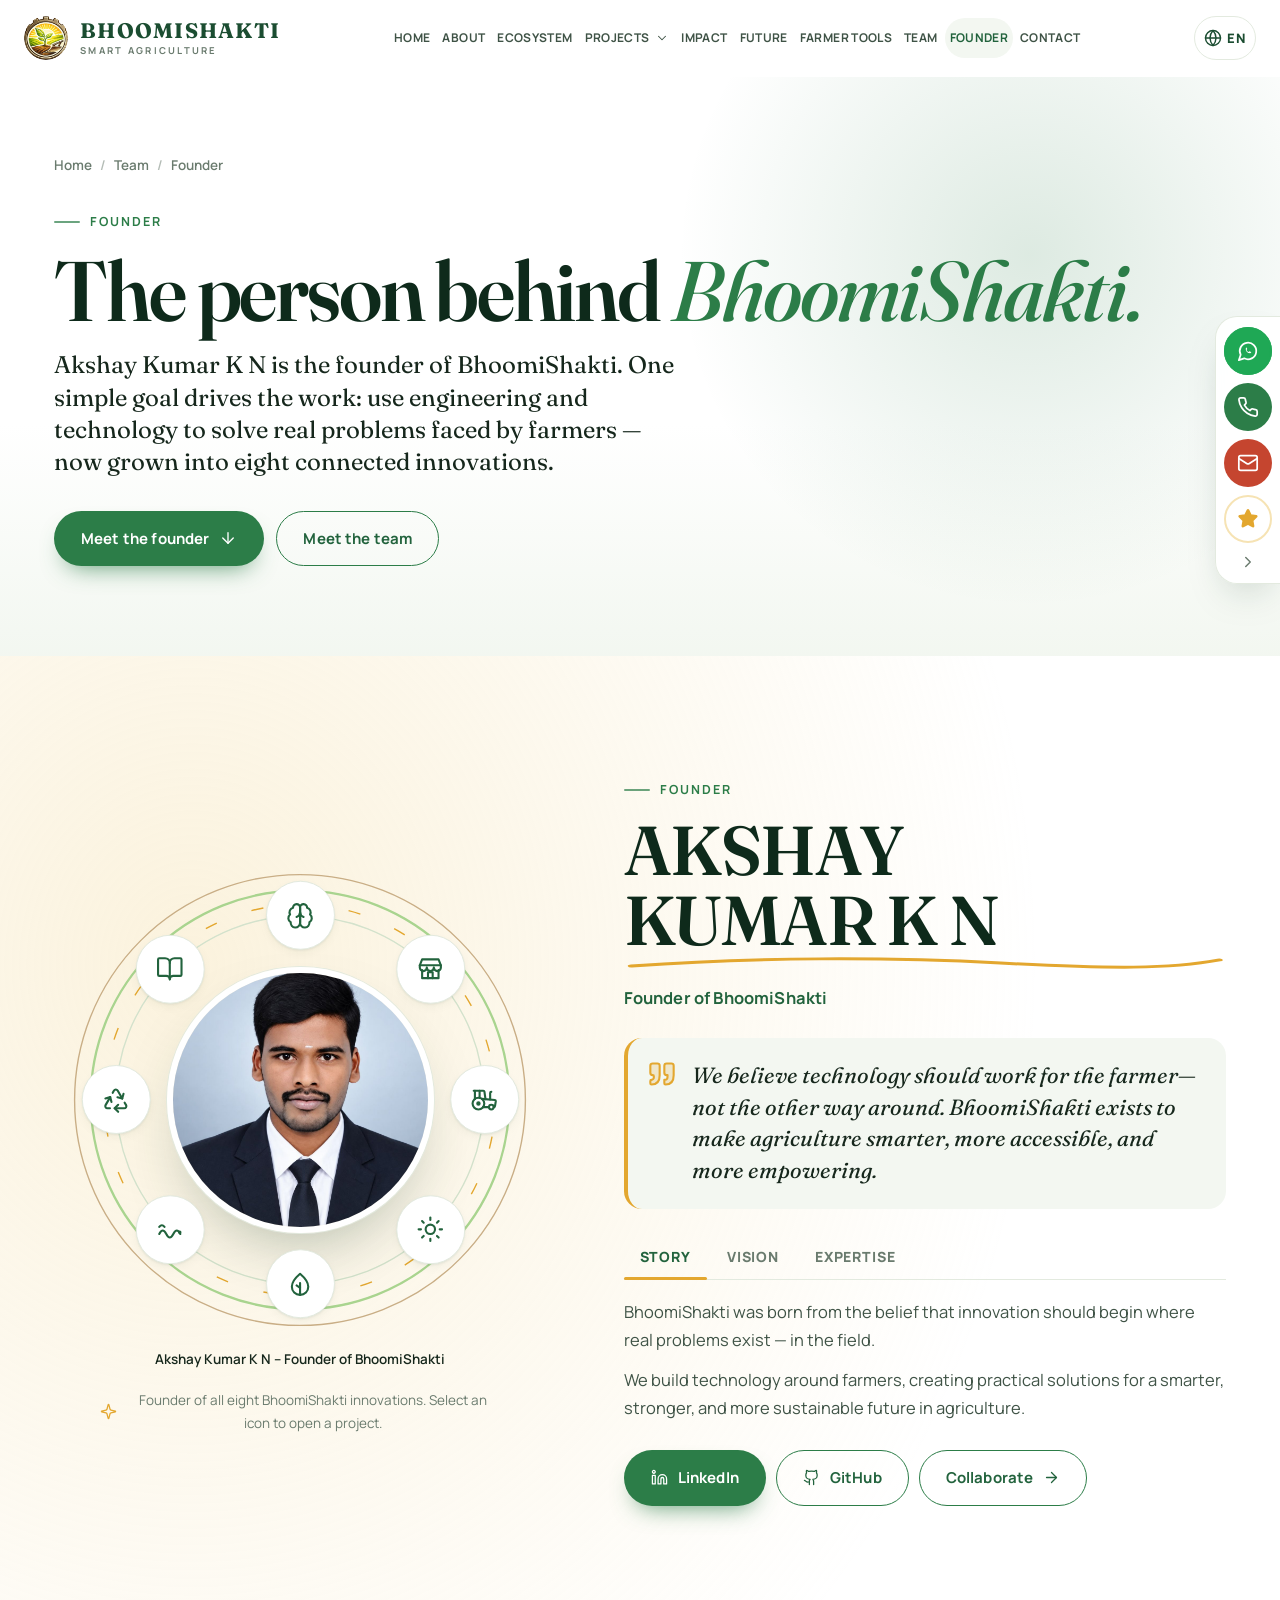
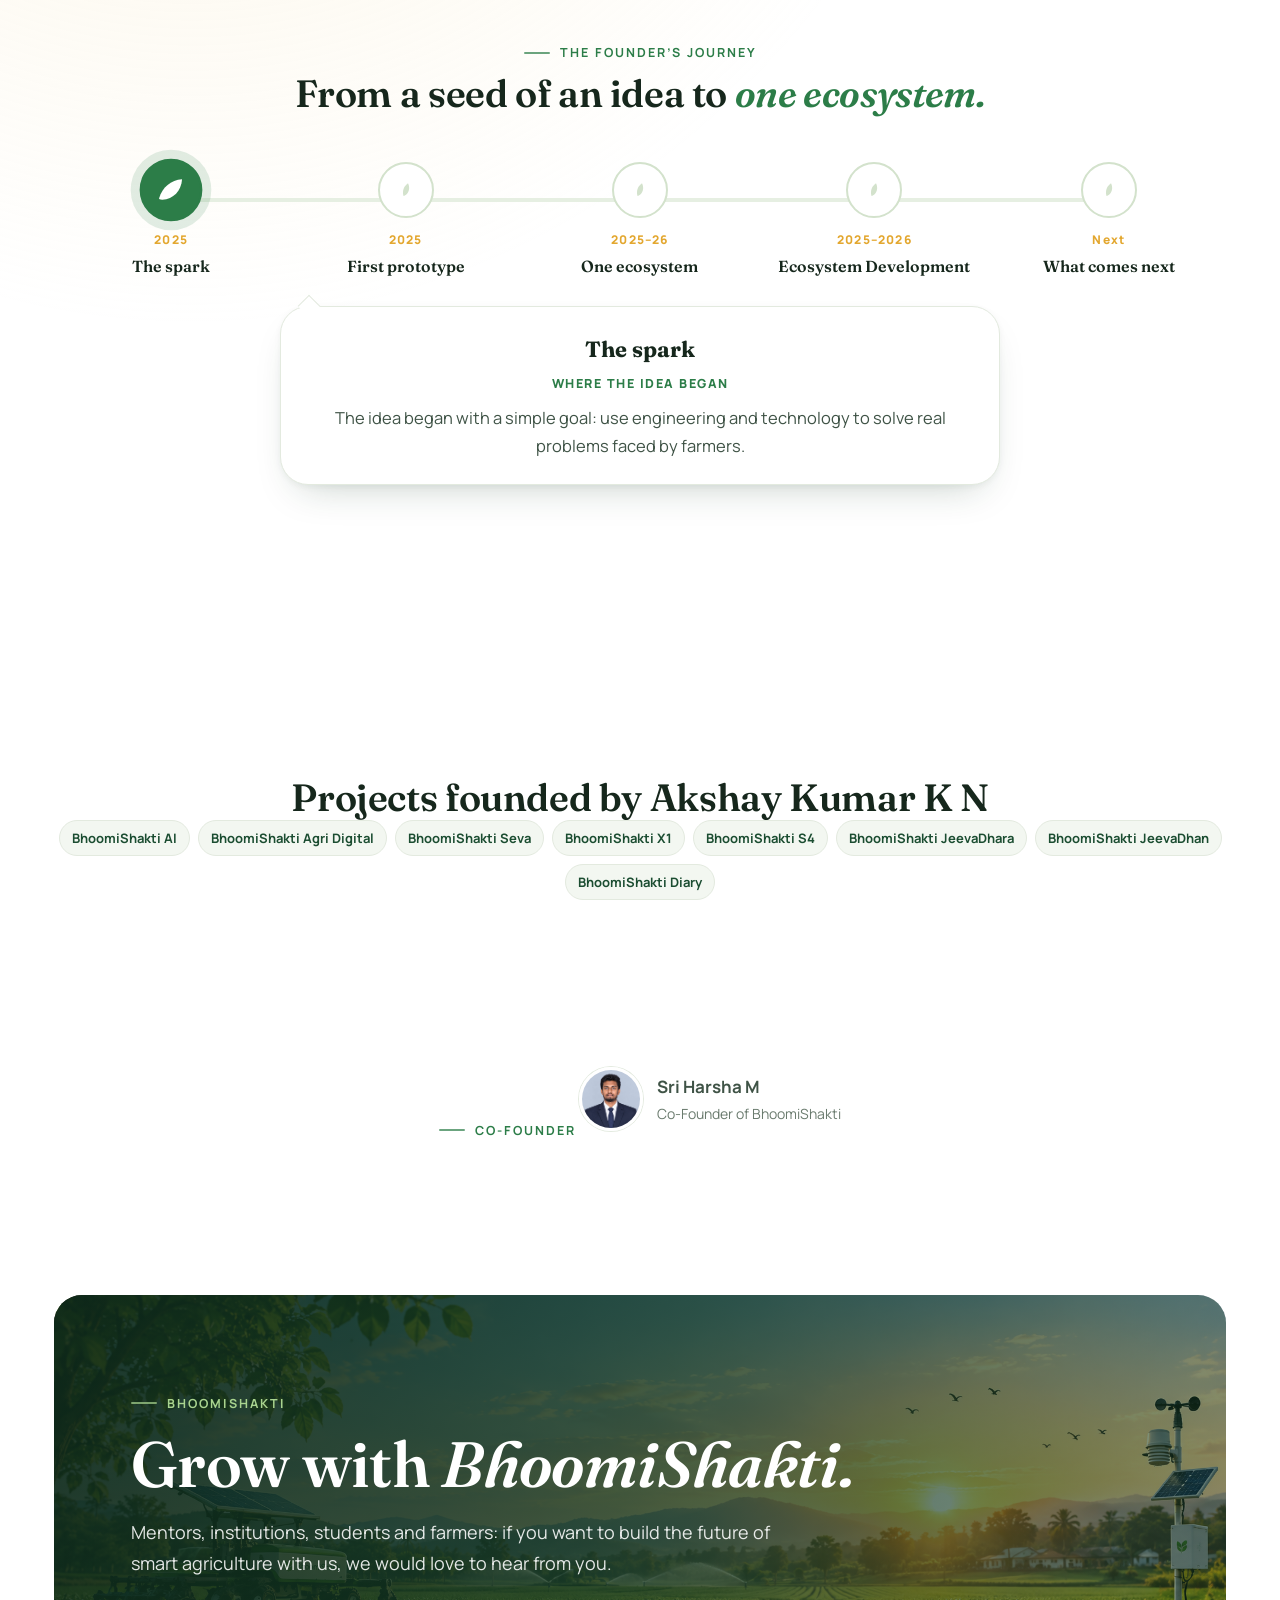
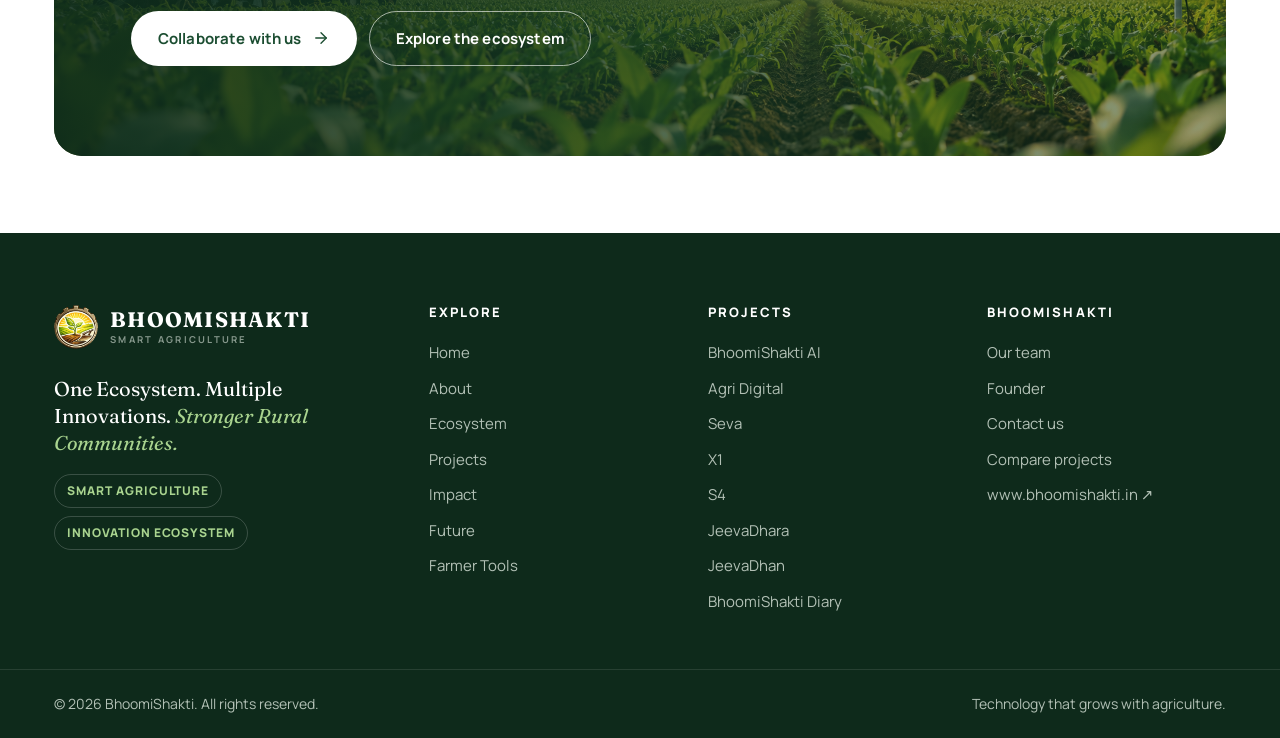
<file: founder.html>
<!DOCTYPE html>
<html lang="en" class="js-off">
<head>
  <!-- Google tag (gtag.js) -->
<script async src="https://www.googletagmanager.com/gtag/js?id=G-LCF8DMRQYF"></script>
<script>
  window.dataLayer = window.dataLayer || [];
  function gtag(){dataLayer.push(arguments);}
  gtag('js', new Date());

  gtag('config', 'G-LCF8DMRQYF');
</script>
<meta charset="UTF-8">
<meta name="viewport" content="width=device-width, initial-scale=1.0, viewport-fit=cover">
<title>Akshay Kumar K N — Founder of BhoomiShakti | BhoomiShakti.in</title>
<meta name="description" content="Akshay Kumar K N is the founder of BhoomiShakti, the agricultural innovation ecosystem behind AI, Agri Digital, Seva, X1, S4, JeevaDhara, JeevaDhan and Diary.">
<link rel="canonical" href="https://www.bhoomishakti.in/founder.html">
<meta name="robots" content="index, follow">
<meta property="og:type" content="profile">
<meta property="og:site_name" content="BhoomiShakti">
<meta property="og:title" content="Akshay Kumar K N — Founder of BhoomiShakti">
<meta property="og:description" content="Akshay Kumar K N is the founder of BhoomiShakti, the agricultural innovation ecosystem behind AI, Agri Digital, Seva, X1, S4, JeevaDhara, JeevaDhan and Diary.">
<meta property="og:url" content="https://www.bhoomishakti.in/founder.html">
<meta name="twitter:card" content="summary_large_image">
<meta property="og:image" content="https://www.bhoomishakti.in/assets/images/team/akshay-kumar-kn-founder-bhoomishakti.jpg">
<meta property="og:image:alt" content="Akshay Kumar K N – Founder of BhoomiShakti">
<meta name="twitter:image" content="https://www.bhoomishakti.in/assets/images/team/akshay-kumar-kn-founder-bhoomishakti.jpg">
<meta name="twitter:title" content="Akshay Kumar K N — Founder of BhoomiShakti">
<meta name="twitter:description" content="Akshay Kumar K N is the founder of BhoomiShakti, the agricultural innovation ecosystem behind AI, Agri Digital, Seva, X1, S4, JeevaDhara, JeevaDhan and Diary. and the software developer behind the AutoGit Sync VS Code extension.">
<!-- Verified profiles: when the founder's official LinkedIn / other profile URLs are ready, add them as "sameAs": ["https://…"] to the Person below (and on the Organization in index.html for company pages). Only add pages you control. -->
<script type="application/ld+json">{
 "@context": "https://schema.org",
 "@graph": [
  {
   "@type": "ProfilePage",
   "@id": "https://www.bhoomishakti.in/founder.html#profilepage",
   "url": "https://www.bhoomishakti.in/founder.html",
   "name": "Akshay Kumar K N — Founder of BhoomiShakti",
   "description": "Akshay Kumar K N is the founder of BhoomiShakti, the agricultural innovation ecosystem behind AI, Agri Digital, Seva, X1, S4, JeevaDhara, JeevaDhan and Diary. and the creator of the AutoGit Sync VS Code extension.",
   "inLanguage": "en",
   "dateModified": "2026-11-11",
   "isPartOf": {
    "@id": "https://www.bhoomishakti.in/#website"
   },
   "mainEntity": {
    "@id": "https://www.bhoomishakti.in/founder.html#person"
   },
   "primaryImageOfPage": {
    "@id": "https://www.bhoomishakti.in/founder.html#photo"
   },
   "breadcrumb": {
    "@id": "https://www.bhoomishakti.in/founder.html#breadcrumb"
   }
  },
  {
   "@type": "Person",
   "@id": "https://www.bhoomishakti.in/founder.html#person",
   "name": "Akshay Kumar K N",
   "jobTitle": "Founder",
   "description": "Akshay Kumar K N is the founder of BhoomiShakti, an agricultural innovation ecosystem of eight connected projects. He works on engineering-driven innovation across smart agricultural machinery, AI, sustainable farming and farmer-focused digital solutions.",
   "url": "https://www.bhoomishakti.in/founder.html",
  "sameAs": [
    "https://www.linkedin.com/in/akshay-kumar-kn-a35733236/",
    "https://github.com/Akshay-appu",
    "https://marketplace.visualstudio.com/publishers/AkshayKumarKN"
   ],
   "image": {
    "@type": "ImageObject",
    "@id": "https://www.bhoomishakti.in/founder.html#photo",
    "url": "https://www.bhoomishakti.in/assets/images/team/akshay-kumar-kn-founder-bhoomishakti.jpg",
    "contentUrl": "https://www.bhoomishakti.in/assets/images/team/akshay-kumar-kn-founder-bhoomishakti.jpg",
    "width": 960,
    "height": 1108,
    "name": "Akshay Kumar K N – Founder of BhoomiShakti",
    "caption": "Portrait of Akshay Kumar K N, founder of BhoomiShakti"
   },
   "worksFor": {
    "@type": "Organization",
    "@id": "https://www.bhoomishakti.in/#organization",
    "name": "BhoomiShakti",
    "url": "https://www.bhoomishakti.in/"
   },
   "knowsAbout": [
    "Agricultural innovation",
    "Agri-tech and smart farming",
    "Agriculture intelligence and AI",
    "Sustainable agriculture",
    "Digital agriculture ecosystems",
    "Software development and developer tools",
    "Visual Studio Code extension development",
    "Research and development"
   ],
   "mainEntityOfPage": {
    "@id": "https://www.bhoomishakti.in/founder.html#profilepage"
   }
  },
  {
   "@type": "SoftwareApplication",
   "@id": "https://www.bhoomishakti.in/founder.html#autogit-sync",
   "name": "AutoGit Sync",
   "applicationCategory": "DeveloperApplication",
   "operatingSystem": "Windows, macOS, Linux",
   "url": "https://marketplace.visualstudio.com/items?itemName=AkshayKumarKN.autogit-sync",
   "sameAs": "https://github.com/Akshay-appu/autogit-sync",
   "description": "Visual Studio Code extension developed by Akshay Kumar K N that automates zero-terminal GitHub repository creation and error-gated code syncing on save.",
   "author": {
    "@id": "https://www.bhoomishakti.in/founder.html#person"
   },
   "offers": {
    "@type": "Offer",
    "price": "0",
    "priceCurrency": "USD"
   }
  },
  {
   "@type": "BreadcrumbList",
   "@id": "https://www.bhoomishakti.in/founder.html#breadcrumb",
   "itemListElement": [
    {
     "@type": "ListItem",
     "position": 1,
     "name": "Home",
     "item": "https://www.bhoomishakti.in/"
    },
    {
     "@type": "ListItem",
     "position": 2,
     "name": "Team",
     "item": "https://www.bhoomishakti.in/team.html"
    },
    {
     "@type": "ListItem",
     "position": 3,
     "name": "Founder",
     "item": "https://www.bhoomishakti.in/founder.html"
    }
   ]
  }
 ]
}</script>
<meta name="theme-color" content="#FFFFFF">
<link rel="icon" type="image/png" href="assets/icons/favicon.png">
<link rel="preload" href="assets/fonts/fraunces.woff2" as="font" type="font/woff2" crossorigin>
<link rel="preload" href="assets/fonts/manrope.woff2" as="font" type="font/woff2" crossorigin>
<link rel="stylesheet" href="css/style.css">
</head>
<body class="page-team page-founder">
<a class="skip-link" href="#main">Skip to content</a>
<svg xmlns="http://www.w3.org/2000/svg" style="display:none" aria-hidden="true"><defs><symbol id="i-linkedin" viewBox="0 0 24 24"><path d="M16 8a6 6 0 0 1 6 6v7h-4v-7a2 2 0 0 0-4 0v7h-4v-7a6 6 0 0 1 6-6Z"/><rect x="2" y="9" width="4" height="12"/><circle cx="4" cy="4" r="2"/></symbol><symbol id="i-github" viewBox="0 0 24 24"><path d="M15 22v-4a4.8 4.8 0 0 0-1-3.5c3 0 6-2 6-5.5.08-1.25-.27-2.48-1-3.5.28-1.15.28-2.35 0-3.5 0 0-1 0-3 1.5-2.64-.5-5.36-.5-8 0C6 2 5 2 5 2c-.3 1.15-.3 2.35 0 3.5A5.4 5.4 0 0 0 4 9c0 3.5 3 5.5 6 5.5-.39.49-.68 1.05-.85 1.65-.17.6-.22 1.23-.15 1.85v4"/><path d="M9 18c-4.51 2-5-2-7-2"/></symbol><symbol id="i-quote" viewBox="0 0 24 24"><path d="M3 21c3 0 7-1 7-8V5c0-1.25-.76-2.02-2-2H4c-1.25 0-2 .75-2 1.97V11c0 1.25.75 2 2 2 1 0 1 0 1 1v1c0 1-1 2-2 2s-1 .01-1 1.03V20c0 1 0 1 1 1z"/><path d="M15 21c3 0 7-1 7-8V5c0-1.25-.76-2.02-2-2h-4c-1.25 0-2 .75-2 1.97V11c0 1.25.75 2 2 2h.75c0 2.25.25 4-2.75 4v3c0 1 0 1 1 1z"/></symbol><symbol id="i-external" viewBox="0 0 24 24"><path d="M15 3h6v6"/><path d="M10 14 21 3"/><path d="M18 13v6a2 2 0 0 1-2 2H5a2 2 0 0 1-2-2V8a2 2 0 0 1 2-2h6"/></symbol><symbol id="i-user" viewBox="0 0 24 24"><circle cx="12" cy="8" r="5"/><path d="M20 21a8 8 0 0 0-16 0"/></symbol><symbol id="i-leaf" viewBox="0 0 24 24"><path d="M11 20A7 7 0 0 1 9.8 6.1C15.5 5 17 4.48 19 2c1 2 2 4.18 2 8 0 5.5-4.78 10-10 10Z"/><path d="M2 21c0-3 1.85-5.36 5.08-6C9.5 14.52 12 13 13 12"/></symbol><symbol id="i-sprout" viewBox="0 0 24 24"><path d="M7 20h10"/><path d="M10 20c5.5-2.5.8-6.4 3-10"/><path d="M9.5 9.4c1.1.8 1.8 2.2 2.3 3.7-2 .4-3.5.4-4.8-.3-1.2-.6-2.3-1.9-3-4.2 2.8-.5 4.4 0 5.5.8z"/><path d="M14.1 6a7 7 0 0 0-1.1 4c1.9-.1 3.3-.6 4.3-1.4 1-1 1.6-2.3 1.7-4.6-2.7.1-4 1-4.9 2z"/></symbol><symbol id="i-brain" viewBox="0 0 24 24"><path d="M12 5a3 3 0 1 0-5.997.125 4 4 0 0 0-2.526 5.77 4 4 0 0 0 .556 6.588A4 4 0 1 0 12 18Z"/><path d="M12 5a3 3 0 1 1 5.997.125 4 4 0 0 1 2.526 5.77 4 4 0 0 1-.556 6.588A4 4 0 1 1 12 18Z"/><path d="M12 5v13"/><path d="M9 13a4.5 4.5 0 0 0 3-4"/><path d="M15 13a4.5 4.5 0 0 1-3-4"/></symbol><symbol id="i-store" viewBox="0 0 24 24"><path d="M3 9 5 4h14l2 5"/><path d="M3 9h18v2a3 3 0 0 1-6 0 3 3 0 0 1-6 0 3 3 0 0 1-6 0Z"/><path d="M5 13v7h14v-7"/><path d="M10 20v-5h4v5"/></symbol><symbol id="i-tractor" viewBox="0 0 24 24"><path d="m10 11 11 .9a1 1 0 0 1 .8 1.1l-.665 4.158a1 1 0 0 1-.988.842H20"/><path d="M16 18h-5"/><path d="M18 5a1 1 0 0 0-1 1v5.573"/><path d="M3 4h8.129a1 1 0 0 1 .99.863L13 11.246"/><path d="M4 11V4"/><path d="M8 10.1V4"/><circle cx="18" cy="18" r="2"/><circle cx="7" cy="15" r="5"/><circle cx="7" cy="15" r="1"/></symbol><symbol id="i-sun" viewBox="0 0 24 24"><circle cx="12" cy="12" r="4"/><path d="M12 2v2"/><path d="M12 20v2"/><path d="m4.93 4.93 1.41 1.41"/><path d="m17.66 17.66 1.41 1.41"/><path d="M2 12h2"/><path d="M20 12h2"/><path d="m6.34 17.66-1.41 1.41"/><path d="m19.07 4.93-1.41 1.41"/></symbol><symbol id="i-seed" viewBox="0 0 24 24"><path d="M12 21c-4 0-7-3-7-7 0-5 7-11 7-11s7 6 7 11c0 4-3 7-7 7Z"/><path d="M12 21V11"/><path d="M12 15l-3-2"/></symbol><symbol id="i-worm" viewBox="0 0 24 24"><path d="M3 16c2-4 4-4 6 0s4 4 6 0 4-4 6 0"/><circle cx="20.5" cy="14.5" r=".6" fill="currentColor"/><path d="M3 10c1.5-2 3-2 4.5 0"/></symbol><symbol id="i-recycle" viewBox="0 0 24 24"><path d="M7 19H4.815a1.83 1.83 0 0 1-1.57-.881 1.785 1.785 0 0 1-.004-1.784L7.196 9.5"/><path d="M11 19h8.203a1.83 1.83 0 0 0 1.556-.89 1.784 1.784 0 0 0 0-1.775l-1.226-2.12"/><path d="m14 16-3 3 3 3"/><path d="M8.293 13.596 7.196 9.5 3.1 10.598"/><path d="m9.344 5.811 1.093-1.892A1.83 1.83 0 0 1 11.985 3a1.784 1.784 0 0 1 1.546.888l3.943 6.843"/><path d="m13.378 9.633 4.096 1.098 1.097-4.096"/></symbol><symbol id="i-arrow" viewBox="0 0 24 24"><path d="M5 12h14"/><path d="m12 5 7 7-7 7"/></symbol><symbol id="i-arrow-down" viewBox="0 0 24 24"><path d="M12 5v14"/><path d="m19 12-7 7-7-7"/></symbol><symbol id="i-chevron" viewBox="0 0 24 24"><path d="m6 9 6 6 6-6"/></symbol><symbol id="i-chevron-left" viewBox="0 0 24 24"><path d="m15 18-6-6 6-6"/></symbol><symbol id="i-chevron-right" viewBox="0 0 24 24"><path d="m9 18 6-6-6-6"/></symbol><symbol id="i-up" viewBox="0 0 24 24"><path d="m18 15-6-6-6 6"/></symbol><symbol id="i-menu" viewBox="0 0 24 24"><path d="M4 6h16"/><path d="M4 12h16"/><path d="M4 18h16"/></symbol><symbol id="i-close" viewBox="0 0 24 24"><path d="M18 6 6 18"/><path d="m6 6 12 12"/></symbol><symbol id="i-plus" viewBox="0 0 24 24"><path d="M5 12h14"/><path d="M12 5v14"/></symbol><symbol id="i-check" viewBox="0 0 24 24"><path d="M20 6 9 17l-5-5"/></symbol><symbol id="i-users" viewBox="0 0 24 24"><path d="M16 21v-2a4 4 0 0 0-4-4H6a4 4 0 0 0-4 4v2"/><circle cx="9" cy="7" r="4"/><path d="M22 21v-2a4 4 0 0 0-3-3.87"/><path d="M16 3.13a4 4 0 0 1 0 7.75"/></symbol><symbol id="i-user-search" viewBox="0 0 24 24"><circle cx="10" cy="7" r="4"/><path d="M10.3 15H7a4 4 0 0 0-4 4v2"/><circle cx="17" cy="17" r="3"/><path d="m21 21-1.9-1.9"/></symbol><symbol id="i-search" viewBox="0 0 24 24"><circle cx="11" cy="11" r="8"/><path d="m21 21-4.3-4.3"/></symbol><symbol id="i-pin" viewBox="0 0 24 24"><path d="M20 10c0 5-5.5 10.2-7.4 11.8a1 1 0 0 1-1.2 0C9.5 20.2 4 15 4 10a8 8 0 0 1 16 0"/><circle cx="12" cy="10" r="3"/></symbol><symbol id="i-message" viewBox="0 0 24 24"><path d="M14 9a2 2 0 0 1-2 2H6l-4 4V4a2 2 0 0 1 2-2h8a2 2 0 0 1 2 2z"/><path d="M18 9h2a2 2 0 0 1 2 2v11l-4-4h-6a2 2 0 0 1-2-2v-1"/></symbol><symbol id="i-package" viewBox="0 0 24 24"><path d="m16 16 2 2 4-4"/><path d="M21 10V8a2 2 0 0 0-1-1.73l-7-4a2 2 0 0 0-2 0l-7 4A2 2 0 0 0 3 8v8a2 2 0 0 0 1 1.73l7 4a2 2 0 0 0 2 0l2-1.14"/><path d="m7.5 4.27 9 5.15"/><path d="M3.29 7 12 12l8.71-5"/><path d="M12 22V12"/></symbol><symbol id="i-megaphone" viewBox="0 0 24 24"><path d="m3 11 18-5v12L3 14v-3z"/><path d="M11.6 16.8a3 3 0 1 1-5.8-1.6"/></symbol><symbol id="i-cloud" viewBox="0 0 24 24"><path d="M12 2v2"/><path d="m4.93 4.93 1.41 1.41"/><path d="M20 12h2"/><path d="m19.07 4.93-1.41 1.41"/><path d="M15.947 12.65a4 4 0 0 0-5.925-4.128"/><path d="M13 22H7a5 5 0 1 1 4.9-6H13a3 3 0 0 1 0 6Z"/></symbol><symbol id="i-landmark" viewBox="0 0 24 24"><path d="M3 22h18"/><path d="M6 18v-7"/><path d="M10 18v-7"/><path d="M14 18v-7"/><path d="M18 18v-7"/><path d="M12 2 20 7H4z"/></symbol><symbol id="i-rupee" viewBox="0 0 24 24"><path d="M6 3h12"/><path d="M6 8h12"/><path d="m6 13 8.5 8"/><path d="M6 13h3"/><path d="M9 13c6.667 0 6.667-10 0-10"/></symbol><symbol id="i-calendar" viewBox="0 0 24 24"><rect width="18" height="18" x="3" y="4" rx="2"/><path d="M16 2v4"/><path d="M8 2v4"/><path d="M3 10h18"/><path d="M8 14h.01"/><path d="M12 14h.01"/><path d="M16 14h.01"/><path d="M8 18h.01"/><path d="M12 18h.01"/></symbol><symbol id="i-microscope" viewBox="0 0 24 24"><path d="M6 18h8"/><path d="M3 22h18"/><path d="M14 22a7 7 0 1 0 0-14h-1"/><path d="M9 14h2"/><path d="M9 12a2 2 0 0 1-2-2V6h6v4a2 2 0 0 1-2 2Z"/><path d="M12 6V3a1 1 0 0 0-1-1H9a1 1 0 0 0-1 1v3"/></symbol><symbol id="i-handshake" viewBox="0 0 24 24"><path d="m11 17 2 2a1 1 0 1 0 3-3"/><path d="m14 14 2.5 2.5a1 1 0 1 0 3-3l-3.88-3.88a3 3 0 0 0-4.24 0l-.88.88a1 1 0 1 1-3-3l2.81-2.81a5.79 5.79 0 0 1 7.06-.87l.47.28a2 2 0 0 0 1.42.25L21 4"/><path d="m21 3 1 11h-2"/><path d="M3 3 2 14l6.5 6.5a1 1 0 1 0 3-3"/><path d="M3 4h8"/></symbol><symbol id="i-shield" viewBox="0 0 24 24"><path d="M20 13c0 5-3.5 7.5-7.66 8.95a1 1 0 0 1-.67-.01C7.5 20.5 4 18 4 13V6a1 1 0 0 1 1-1c2 0 4.5-1.2 6.24-2.72a1.17 1.17 0 0 1 1.52 0C14.51 3.81 17 5 19 5a1 1 0 0 1 1 1z"/><path d="m9 12 2 2 4-4"/></symbol><symbol id="i-eye-off" viewBox="0 0 24 24"><path d="M10.733 5.076a10.744 10.744 0 0 1 11.205 6.575 1 1 0 0 1 0 .696 10.747 10.747 0 0 1-1.444 2.49"/><path d="M14.084 14.158a3 3 0 0 1-4.242-4.242"/><path d="M17.479 17.499a10.75 10.75 0 0 1-15.417-5.151 1 1 0 0 1 0-.696 10.75 10.75 0 0 1 4.446-5.143"/><path d="m2 2 20 20"/></symbol><symbol id="i-layers" viewBox="0 0 24 24"><path d="m12.83 2.18a2 2 0 0 0-1.66 0L2.6 6.08a1 1 0 0 0 0 1.83l8.58 3.91a2 2 0 0 0 1.66 0l8.58-3.9a1 1 0 0 0 0-1.83Z"/><path d="m22 17.65-9.17 4.16a2 2 0 0 1-1.66 0L2 17.65"/><path d="m22 12.65-9.17 4.16a2 2 0 0 1-1.66 0L2 12.65"/></symbol><symbol id="i-network" viewBox="0 0 24 24"><rect x="16" y="16" width="6" height="6" rx="1"/><rect x="2" y="16" width="6" height="6" rx="1"/><rect x="9" y="2" width="6" height="6" rx="1"/><path d="M5 16v-3a1 1 0 0 1 1-1h12a1 1 0 0 1 1 1v3"/><path d="M12 12V8"/></symbol><symbol id="i-globe" viewBox="0 0 24 24"><circle cx="12" cy="12" r="10"/><path d="M12 2a14.5 14.5 0 0 0 0 20 14.5 14.5 0 0 0 0-20"/><path d="M2 12h20"/></symbol><symbol id="i-server" viewBox="0 0 24 24"><rect width="20" height="8" x="2" y="2" rx="2"/><rect width="20" height="8" x="2" y="14" rx="2"/><path d="M6 6h.01"/><path d="M6 18h.01"/></symbol><symbol id="i-database" viewBox="0 0 24 24"><ellipse cx="12" cy="5" rx="9" ry="3"/><path d="M3 5v14a9 3 0 0 0 18 0V5"/><path d="M3 12a9 3 0 0 0 18 0"/></symbol><symbol id="i-code" viewBox="0 0 24 24"><path d="m16 18 6-6-6-6"/><path d="m8 6-6 6 6 6"/></symbol><symbol id="i-battery" viewBox="0 0 24 24"><rect x="2" y="7" width="16" height="10" rx="2"/><path d="M22 11v2"/><path d="M6 11v2"/><path d="M10 11v2"/></symbol><symbol id="i-zap" viewBox="0 0 24 24"><path d="M4 14a1 1 0 0 1-.78-1.63l9.9-10.2a.5.5 0 0 1 .86.46l-1.92 6.02A1 1 0 0 0 13 10h7a1 1 0 0 1 .78 1.63l-9.9 10.2a.5.5 0 0 1-.86-.46l1.92-6.02A1 1 0 0 0 11 14z"/></symbol><symbol id="i-cog" viewBox="0 0 24 24"><path d="M12.22 2h-.44a2 2 0 0 0-2 2v.18a2 2 0 0 1-1 1.73l-.43.25a2 2 0 0 1-2 0l-.15-.08a2 2 0 0 0-2.73.73l-.22.38a2 2 0 0 0 .73 2.73l.15.1a2 2 0 0 1 1 1.72v.51a2 2 0 0 1-1 1.74l-.15.09a2 2 0 0 0-.73 2.73l.22.38a2 2 0 0 0 2.73.73l.15-.08a2 2 0 0 1 2 0l.43.25a2 2 0 0 1 1 1.73V20a2 2 0 0 0 2 2h.44a2 2 0 0 0 2-2v-.18a2 2 0 0 1 1-1.73l.43-.25a2 2 0 0 1 2 0l.15.08a2 2 0 0 0 2.73-.73l.22-.39a2 2 0 0 0-.73-2.73l-.15-.08a2 2 0 0 1-1-1.74v-.5a2 2 0 0 1 1-1.74l.15-.09a2 2 0 0 0 .73-2.73l-.22-.38a2 2 0 0 0-2.73-.73l-.15.08a2 2 0 0 1-2 0l-.43-.25a2 2 0 0 1-1-1.73V4a2 2 0 0 0-2-2z"/><circle cx="12" cy="12" r="3"/></symbol><symbol id="i-wheel" viewBox="0 0 24 24"><circle cx="12" cy="12" r="9"/><circle cx="12" cy="12" r="2"/><path d="M12 3v7"/><path d="M12 14v7"/><path d="M3 12h7"/><path d="M14 12h7"/></symbol><symbol id="i-chain" viewBox="0 0 24 24"><path d="M9 17H7A5 5 0 0 1 7 7h2"/><path d="M15 7h2a5 5 0 1 1 0 10h-2"/><path d="M8 12h8"/></symbol><symbol id="i-blade" viewBox="0 0 24 24"><path d="M4 20 14 8l6-4-2 7-12 11"/><path d="M4 20h7"/></symbol><symbol id="i-panel" viewBox="0 0 24 24"><rect x="3" y="4" width="18" height="11" rx="1"/><path d="M3 9.5h18"/><path d="M9 4v11"/><path d="M15 4v11"/><path d="M12 15v5"/><path d="M8 20h8"/></symbol><symbol id="i-umbrella" viewBox="0 0 24 24"><path d="M22 12a10.06 10.06 0 0 0-20 0Z"/><path d="M12 12v8a2 2 0 0 0 4 0"/><path d="M12 2v1"/></symbol><symbol id="i-backpack" viewBox="0 0 24 24"><path d="M4 10a4 4 0 0 1 4-4h8a4 4 0 0 1 4 4v10a2 2 0 0 1-2 2H6a2 2 0 0 1-2-2Z"/><path d="M8 10h8"/><path d="M8 18h8"/><path d="M8 22v-6a2 2 0 0 1 2-2h4a2 2 0 0 1 2 2v6"/><path d="M9 6V4a2 2 0 0 1 2-2h2a2 2 0 0 1 2 2v2"/></symbol><symbol id="i-sliders" viewBox="0 0 24 24"><path d="M4 21v-7"/><path d="M4 10V3"/><path d="M12 21v-9"/><path d="M12 8V3"/><path d="M20 21v-5"/><path d="M20 12V3"/><path d="M2 14h4"/><path d="M10 8h4"/><path d="M18 16h4"/></symbol><symbol id="i-pipes" viewBox="0 0 24 24"><path d="M12 3v7"/><path d="M12 10 6 16v5"/><path d="m12 10 6 6v5"/></symbol><symbol id="i-vibrate" viewBox="0 0 24 24"><path d="m2 8 2 2-2 2 2 2-2 2"/><path d="m22 8-2 2 2 2-2 2 2 2"/><rect width="8" height="14" x="8" y="5" rx="1"/></symbol><symbol id="i-droplet" viewBox="0 0 24 24"><path d="M12 22a7 7 0 0 0 7-7c0-2-1-3.9-3-5.5s-3.5-4-4-6.5c-.5 2.5-2 4.9-4 6.5C6 11.1 5 13 5 15a7 7 0 0 0 7 7z"/></symbol><symbol id="i-flask" viewBox="0 0 24 24"><path d="M10 2v7.527a2 2 0 0 1-.211.896L4.72 20.55a1 1 0 0 0 .9 1.45h12.76a1 1 0 0 0 .9-1.45l-5.069-10.127A2 2 0 0 1 14 9.527V2"/><path d="M8.5 2h7"/><path d="M7 16h10"/></symbol><symbol id="i-factory" viewBox="0 0 24 24"><path d="M2 20a2 2 0 0 0 2 2h16a2 2 0 0 0 2-2V8l-7 5V8l-7 5V4a2 2 0 0 0-2-2H4a2 2 0 0 0-2 2Z"/><path d="M17 18h1"/><path d="M12 18h1"/><path d="M7 18h1"/></symbol><symbol id="i-flame" viewBox="0 0 24 24"><path d="M8.5 14.5A2.5 2.5 0 0 0 11 12c0-1.38-.5-2-1-3-1.072-2.143-.224-4.054 2-6 .5 2.5 2 4.9 4 6.5 2 1.6 3 3.5 3 5.5a7 7 0 1 1-14 0c0-1.153.433-2.294 1-3a2.5 2.5 0 0 0 2.5 2.5z"/></symbol><symbol id="i-cow" viewBox="0 0 24 24"><path d="M5 9c-1.5 0-3-1-3-3 2 0 3 .5 4 1.5"/><path d="M19 9c1.5 0 3-1 3-3-2 0-3 .5-4 1.5"/><path d="M6 8.5C6 6 8.5 4 12 4s6 2 6 4.5V14a6 6 0 0 1-12 0Z"/><ellipse cx="12" cy="15.5" rx="3.5" ry="2.5"/><path d="M10.5 15.5h.01"/><path d="M13.5 15.5h.01"/><path d="M9 10h.01"/><path d="M15 10h.01"/></symbol><symbol id="i-truck" viewBox="0 0 24 24"><path d="M14 18V6a2 2 0 0 0-2-2H4a2 2 0 0 0-2 2v11a1 1 0 0 0 1 1h2"/><path d="M15 18H9"/><path d="M19 18h2a1 1 0 0 0 1-1v-3.65a1 1 0 0 0-.22-.624l-3.48-4.35A1 1 0 0 0 17.52 8H14"/><circle cx="17" cy="18" r="2"/><circle cx="7" cy="18" r="2"/></symbol><symbol id="i-drone" viewBox="0 0 24 24"><circle cx="5" cy="5" r="2.5"/><circle cx="19" cy="5" r="2.5"/><circle cx="5" cy="19" r="2.5"/><circle cx="19" cy="19" r="2.5"/><path d="M7 7l3 3"/><path d="m17 7-3 3"/><path d="m7 17 3-3"/><path d="m17 17-3-3"/><rect x="10" y="10" width="4" height="4" rx="1"/></symbol><symbol id="i-digger" viewBox="0 0 24 24"><path d="M2 18h12"/><circle cx="4.5" cy="18" r="2.5"/><circle cx="11.5" cy="18" r="2.5"/><path d="M3 15V11h6l2 4"/><path d="M9 11 14 5l5 3-2 4h-3"/><path d="M19 8v5"/></symbol><symbol id="i-water" viewBox="0 0 24 24"><path d="M2 6c.6.5 1.2 1 2.5 1C7 7 7 5 9.5 5c2.6 0 2.4 2 5 2 2.5 0 2.5-2 5-2 1.3 0 1.9.5 2.5 1"/><path d="M2 12c.6.5 1.2 1 2.5 1 2.5 0 2.5-2 5-2 2.6 0 2.4 2 5 2 2.5 0 2.5-2 5-2 1.3 0 1.9.5 2.5 1"/><path d="M2 18c.6.5 1.2 1 2.5 1 2.5 0 2.5-2 5-2 2.6 0 2.4 2 5 2 2.5 0 2.5-2 5-2 1.3 0 1.9.5 2.5 1"/></symbol><symbol id="i-phone" viewBox="0 0 24 24"><rect width="14" height="20" x="5" y="2" rx="2"/><path d="M12 18h.01"/></symbol><symbol id="i-star" viewBox="0 0 24 24"><path d="M11.525 2.295a.53.53 0 0 1 .95 0l2.31 4.679a2.12 2.12 0 0 0 1.595 1.16l5.166.756a.53.53 0 0 1 .294.904l-3.736 3.638a2.12 2.12 0 0 0-.611 1.878l.882 5.14a.53.53 0 0 1-.771.56l-4.618-2.428a2.12 2.12 0 0 0-1.973 0L6.396 21.01a.53.53 0 0 1-.77-.56l.881-5.139a2.12 2.12 0 0 0-.611-1.879L2.16 9.795a.53.53 0 0 1 .294-.906l5.165-.755a2.12 2.12 0 0 0 1.597-1.16z"/></symbol><symbol id="i-info" viewBox="0 0 24 24"><circle cx="12" cy="12" r="10"/><path d="M12 16v-4"/><path d="M12 8h.01"/></symbol><symbol id="i-mic" viewBox="0 0 24 24"><path d="M12 2a3 3 0 0 0-3 3v7a3 3 0 0 0 6 0V5a3 3 0 0 0-3-3Z"/><path d="M19 10v2a7 7 0 0 1-14 0v-2"/><path d="M12 19v3"/></symbol><symbol id="i-languages" viewBox="0 0 24 24"><path d="m5 8 6 6"/><path d="m4 14 6-6 2-3"/><path d="M2 5h12"/><path d="M7 2h1"/><path d="m22 22-5-10-5 10"/><path d="M14 18h6"/></symbol><symbol id="i-satellite" viewBox="0 0 24 24"><path d="M13 7 9 3 5 7l4 4"/><path d="m17 11 4 4-4 4-4-4"/><path d="m8 12 4 4 6-6-4-4Z"/><path d="m16 8 3-3"/><path d="M9 21a6 6 0 0 0-6-6"/></symbol><symbol id="i-chart" viewBox="0 0 24 24"><path d="M3 3v16a2 2 0 0 0 2 2h16"/><path d="m19 9-5 5-4-4-3 3"/></symbol><symbol id="i-wallet" viewBox="0 0 24 24"><path d="M19 7V4a1 1 0 0 0-1-1H5a2 2 0 0 0 0 4h15a1 1 0 0 1 1 1v4h-3a2 2 0 0 0 0 4h3a1 1 0 0 0 1-1v-2a1 1 0 0 0-1-1"/><path d="M3 5v14a2 2 0 0 0 2 2h15a1 1 0 0 0 1-1v-4"/></symbol><symbol id="i-rocket" viewBox="0 0 24 24"><path d="M4.5 16.5c-1.5 1.26-2 5-2 5s3.74-.5 5-2c.71-.84.7-2.13-.09-2.91a2.18 2.18 0 0 0-2.91-.09z"/><path d="m12 15-3-3a22 22 0 0 1 2-3.95A12.88 12.88 0 0 1 22 2c0 2.72-.78 7.5-6 11a22.35 22.35 0 0 1-4 2z"/><path d="M9 12H4s.55-3.03 2-4c1.62-1.08 5 0 5 0"/><path d="M12 15v5s3.03-.55 4-2c1.08-1.62 0-5 0-5"/></symbol><symbol id="i-building" viewBox="0 0 24 24"><path d="M6 22V4a2 2 0 0 1 2-2h8a2 2 0 0 1 2 2v18Z"/><path d="M6 12H4a2 2 0 0 0-2 2v6a2 2 0 0 0 2 2h2"/><path d="M18 9h2a2 2 0 0 1 2 2v9a2 2 0 0 1-2 2h-2"/><path d="M10 6h4"/><path d="M10 10h4"/><path d="M10 14h4"/><path d="M10 18h4"/></symbol><symbol id="i-target" viewBox="0 0 24 24"><circle cx="12" cy="12" r="10"/><circle cx="12" cy="12" r="6"/><circle cx="12" cy="12" r="2"/></symbol><symbol id="i-badge" viewBox="0 0 24 24"><path d="M3.85 8.62a4 4 0 0 1 4.78-4.77 4 4 0 0 1 6.74 0 4 4 0 0 1 4.78 4.78 4 4 0 0 1 0 6.74 4 4 0 0 1-4.77 4.78 4 4 0 0 1-6.75 0 4 4 0 0 1-4.78-4.77 4 4 0 0 1 0-6.76Z"/><path d="m9 12 2 2 4-4"/></symbol><symbol id="i-clock" viewBox="0 0 24 24"><circle cx="12" cy="12" r="10"/><path d="M12 6v6l4 2"/></symbol><symbol id="i-activity" viewBox="0 0 24 24"><path d="M22 12h-2.48a2 2 0 0 0-1.93 1.46l-2.35 8.36a.25.25 0 0 1-.48 0L9.24 2.18a.25.25 0 0 0-.48 0l-2.35 8.36A2 2 0 0 1 4.49 12H2"/></symbol><symbol id="i-wifi" viewBox="0 0 24 24"><path d="M12 20h.01"/><path d="M2 8.82a15 15 0 0 1 20 0"/><path d="M5 12.859a10 10 0 0 1 14 0"/><path d="M8.5 16.429a5 5 0 0 1 7 0"/></symbol><symbol id="i-compass" viewBox="0 0 24 24"><circle cx="12" cy="12" r="10"/><path d="m16.24 7.76-1.804 5.411a2 2 0 0 1-1.265 1.265L7.76 16.24l1.804-5.411a2 2 0 0 1 1.265-1.265z"/></symbol><symbol id="i-sparkles" viewBox="0 0 24 24"><path d="M9.937 15.5A2 2 0 0 0 8.5 14.063l-6.135-1.582a.5.5 0 0 1 0-.962L8.5 9.936A2 2 0 0 0 9.937 8.5l1.582-6.135a.5.5 0 0 1 .963 0L14.063 8.5A2 2 0 0 0 15.5 9.937l6.135 1.581a.5.5 0 0 1 0 .964L15.5 14.063a2 2 0 0 0-1.437 1.437l-1.582 6.135a.5.5 0 0 1-.963 0z"/></symbol><symbol id="i-book" viewBox="0 0 24 24"><path d="M12 7v14"/><path d="M3 18a1 1 0 0 1-1-1V4a1 1 0 0 1 1-1h5a4 4 0 0 1 4 4 4 4 0 0 1 4-4h5a1 1 0 0 1 1 1v13a1 1 0 0 1-1 1h-6a3 3 0 0 0-3 3 3 3 0 0 0-3-3z"/></symbol><symbol id="i-scale" viewBox="0 0 24 24"><path d="m16 16 3-8 3 8c-.87.65-1.92 1-3 1s-2.13-.35-3-1Z"/><path d="m2 16 3-8 3 8c-.87.65-1.92 1-3 1s-2.13-.35-3-1Z"/><path d="M7 21h10"/><path d="M12 3v18"/><path d="M3 7h2c2 0 5-1 7-2 2 1 5 2 7 2h2"/></symbol><symbol id="i-help" viewBox="0 0 24 24"><circle cx="12" cy="12" r="10"/><path d="M9.09 9a3 3 0 0 1 5.83 1c0 2-3 3-3 3"/><path d="M12 17h.01"/></symbol><symbol id="i-thumbs" viewBox="0 0 24 24"><path d="M7 10v12"/><path d="M15 5.88 14 10h5.83a2 2 0 0 1 1.92 2.56l-2.33 8A2 2 0 0 1 17.5 22H4a2 2 0 0 1-2-2v-8a2 2 0 0 1 2-2h2.76a2 2 0 0 0 1.79-1.11L12 2a3.13 3.13 0 0 1 3 3.88Z"/></symbol><symbol id="i-mountain" viewBox="0 0 24 24"><path d="m8 3 4 8 5-5 5 15H2L8 3z"/></symbol><symbol id="i-repeat" viewBox="0 0 24 24"><path d="m17 2 4 4-4 4"/><path d="M3 11v-1a4 4 0 0 1 4-4h14"/><path d="m7 22-4-4 4-4"/><path d="M21 13v1a4 4 0 0 1-4 4H3"/></symbol><symbol id="i-clipboard" viewBox="0 0 24 24"><rect width="8" height="4" x="8" y="2" rx="1" ry="1"/><path d="M16 4h2a2 2 0 0 1 2 2v14a2 2 0 0 1-2 2H6a2 2 0 0 1-2-2V6a2 2 0 0 1 2-2h2"/><path d="M12 11h4"/><path d="M12 16h4"/><path d="M8 11h.01"/><path d="M8 16h.01"/></symbol><symbol id="i-lock" viewBox="0 0 24 24"><rect width="18" height="11" x="3" y="11" rx="2" ry="2"/><path d="M7 11V7a5 5 0 0 1 10 0v4"/></symbol><symbol id="i-test" viewBox="0 0 24 24"><path d="M9 2v17.5A2.5 2.5 0 0 1 6.5 22A2.5 2.5 0 0 1 4 19.5V2"/><path d="M20 2v17.5a2.5 2.5 0 0 1-2.5 2.5a2.5 2.5 0 0 1-2.5-2.5V2"/><path d="M3 2h7"/><path d="M14 2h7"/><path d="M9 16H4"/><path d="M20 16h-5"/></symbol><symbol id="i-wrench" viewBox="0 0 24 24"><path d="M14.7 6.3a1 1 0 0 0 0 1.4l1.6 1.6a1 1 0 0 0 1.4 0l3.77-3.77a6 6 0 0 1-7.94 7.94l-6.91 6.91a2.12 2.12 0 0 1-3-3l6.91-6.91a6 6 0 0 1 7.94-7.94l-3.76 3.76z"/></symbol><symbol id="i-hammer" viewBox="0 0 24 24"><path d="m15 12-8.373 8.373a1 1 0 1 1-3-3L12 9"/><path d="m18 15 4-4"/><path d="m21.5 11.5-1.914-1.914A2 2 0 0 1 19 8.172V7l-2.26-2.26a6 6 0 0 0-4.202-1.756L9 2.96l.92.82A6.18 6.18 0 0 1 12 8.4V10l2 2h1.172a2 2 0 0 1 1.414.586L18.5 14.5"/></symbol><symbol id="i-heart" viewBox="0 0 24 24"><path d="M19 14c1.49-1.46 3-3.21 3-5.5A5.5 5.5 0 0 0 16.5 3c-1.76 0-3 .5-4.5 2-1.5-1.5-2.74-2-4.5-2A5.5 5.5 0 0 0 2 8.5c0 2.3 1.5 4.05 3 5.5l7 7Z"/></symbol><symbol id="i-wind" viewBox="0 0 24 24"><path d="M12.8 19.6A2 2 0 1 0 14 16H2"/><path d="M17.5 8a2.5 2.5 0 1 1 2 4H2"/><path d="M9.8 4.4A2 2 0 1 1 11 8H2"/></symbol><symbol id="i-microbe" viewBox="0 0 24 24"><circle cx="12" cy="12" r="5"/><path d="M12 7V3"/><path d="M12 21v-4"/><path d="M7 12H3"/><path d="M21 12h-4"/><path d="m8.5 8.5-2.8-2.8"/><path d="m18.3 18.3-2.8-2.8"/><path d="m15.5 8.5 2.8-2.8"/><path d="m5.7 18.3 2.8-2.8"/></symbol><symbol id="i-plant" viewBox="0 0 24 24"><path d="M12 22V12"/><path d="M12 12C12 7 8 5 3 5c0 5 3 7 9 7Z"/><path d="M12 14c0-4 3-6 8-6 0 4-3 6-8 6Z"/></symbol><symbol id="i-mail" viewBox="0 0 24 24"><rect width="20" height="16" x="2" y="4" rx="2"/><path d="m22 7-8.97 5.7a1.94 1.94 0 0 1-2.06 0L2 7"/></symbol></defs></svg>

<header class="site-header">
  <nav class="container nav" aria-label="Main">
    <a class="brand" href="index.html" aria-label="BhoomiShakti home">
      <!-- IMAGE: BhoomiShakti logo emblem (navigation).
      Use the official circular BhoomiShakti emblem (gear, sprout, sun, field) as a transparent PNG or SVG.
      Purpose: brand recognition on every page. -->
      <img src="assets/images/bhoomishakti-logo.png" alt="BhoomiShakti emblem" width="44" height="44">
      <span class="brand-word">BHOOMISHAKTI<small>SMART AGRICULTURE</small></span>
    </a>
    <ul class="nav-links">
      <li><a class="nav-link" href="index.html#home">Home</a></li>
      <li><a class="nav-link" href="index.html#about">About</a></li>
      <li><a class="nav-link" href="index.html#ecosystem">Ecosystem</a></li>
      <li class="dropdown">
        <button class="nav-link" type="button" aria-expanded="false" aria-haspopup="true">Projects <svg class="ico caret" aria-hidden="true"><use href="#i-chevron"></use></svg></button>
        <div class="dropdown-menu" role="menu">
          <a href="ai.html"><span class="dm-dot"><svg class="ico" aria-hidden="true"><use href="#i-brain"></use></svg></span><span><b>BhoomiShakti AI</b><span class="dm-sub">Agriculture intelligence & procurement</span></span></a><a href="agri-digital.html"><span class="dm-dot"><svg class="ico" aria-hidden="true"><use href="#i-store"></use></svg></span><span><b>BhoomiShakti Agri Digital</b><span class="dm-sub">Farmers ↔ businesses, products & services</span></span></a><a href="seva.html"><span class="dm-dot"><svg class="ico" aria-hidden="true"><use href="#i-tractor"></use></svg></span><span><b>BhoomiShakti Seva</b><span class="dm-sub">Machinery, labour & transport booking</span></span></a><a href="x1.html"><span class="dm-dot"><svg class="ico" aria-hidden="true"><use href="#i-sun"></use></svg></span><span><b>BhoomiShakti X1</b><span class="dm-sub">Solar-assisted ploughing machine</span></span></a><a href="s4.html"><span class="dm-dot"><svg class="ico" aria-hidden="true"><use href="#i-seed"></use></svg></span><span><b>BhoomiShakti S4</b><span class="dm-sub">Portable solar seed sower</span></span></a><a href="jeevadhara.html"><span class="dm-dot"><svg class="ico" aria-hidden="true"><use href="#i-worm"></use></svg></span><span><b>BhoomiShakti JeevaDhara</b><span class="dm-sub">Bio-nutrients & soil mixing</span></span></a><a href="jeevadhan.html"><span class="dm-dot"><svg class="ico" aria-hidden="true"><use href="#i-recycle"></use></svg></span><span><b>BhoomiShakti JeevaDhan</b><span class="dm-sub">Biomass, energy & circular economy</span></span></a><a href="bhoomishakti-diary.html"><span class="dm-dot"><svg class="ico" aria-hidden="true"><use href="#i-book"></use></svg></span><span><b>BhoomiShakti Diary</b><span class="dm-sub">Farm records app · product concept</span></span></a>
          <a class="dm-all" href="projects.html">View all projects &amp; compare <svg class="ico" aria-hidden="true"><use href="#i-arrow"></use></svg></a>
        </div>
      </li>
      <li><a class="nav-link" href="index.html#impact">Impact</a></li>
      <li><a class="nav-link" href="index.html#future">Future</a></li>
      <li><a class="nav-link nav-tools" href="farmer-tools.html">Farmer Tools</a></li>
      <li><a class="nav-link" href="team.html">Team</a></li>
      <li><a class="nav-link" href="founder.html" aria-current="page">Founder</a></li>
      <li><a class="nav-link" href="contact.html">Contact</a></li>
    </ul>
    <div class="nav-cta">
      <a class="btn btn-primary" href="index.html#ecosystem">Explore Ecosystem</a>
      <button class="burger" type="button" aria-label="Open menu" aria-expanded="false" aria-controls="mobile-nav"><svg class="ico" aria-hidden="true"><use href="#i-menu"></use></svg></button>
    </div>
  </nav>
</header>

<div class="mobile-nav" id="mobile-nav" aria-hidden="true" role="dialog" aria-modal="true" aria-label="Menu">
  <div class="mobile-nav-top">
    <a class="brand" href="index.html">
      <!-- IMAGE: BhoomiShakti logo emblem (mobile menu). Use the official circular BhoomiShakti emblem as a transparent PNG/SVG. Purpose: brand recognition inside the mobile menu. -->
      <img src="assets/images/bhoomishakti-logo.png" alt="" width="44" height="44"><span class="brand-word">BHOOMISHAKTI<small>SMART AGRICULTURE</small></span></a>
    <button class="burger mobile-close" type="button" aria-label="Close menu" style="display:grid"><svg class="ico" aria-hidden="true"><use href="#i-close"></use></svg></button>
  </div>
  <a class="m-link" href="index.html#home">Home <span>01</span></a>
  <a class="m-link" href="index.html#about">About <span>02</span></a>
  <a class="m-link" href="index.html#ecosystem">Ecosystem <span>03</span></a>
  <a class="m-link" href="projects.html">Projects <span>04</span></a>
  <a class="m-link" href="index.html#impact">Impact <span>05</span></a>
  <a class="m-link" href="index.html#future">Future <span>06</span></a>
  <a class="m-link" href="farmer-tools.html">Farmer Tools <span>07</span></a>
  <a class="m-link" href="team.html">Team <span>08</span></a>
  <a class="m-link" href="founder.html">Founder <span>09</span></a>
  <a class="m-link" href="contact.html">Contact <span>10</span></a>
  <div class="m-projects"><a href="ai.html">AI</a><a href="agri-digital.html">Agri Digital</a><a href="seva.html">Seva</a><a href="x1.html">X1</a><a href="s4.html">S4</a><a href="jeevadhara.html">JeevaDhara</a><a href="jeevadhan.html">JeevaDhan</a><a href="bhoomishakti-diary.html">Diary</a></div>
  <a class="btn btn-primary" href="index.html#ecosystem">Explore Ecosystem <svg class="ico" aria-hidden="true"><use href="#i-arrow"></use></svg></a>
</div>
<main id="main"><section class="p-hero" id="top" aria-labelledby="fd-title">
  <div class="sun-glow" aria-hidden="true"></div>
  <div class="leaf-layer" data-leaves="10" aria-hidden="true"></div>
  <div class="container">
    <nav class="crumbs reveal" aria-label="Breadcrumb"><a href="index.html">Home</a><span class="sep">/</span><a href="team.html">Team</a><span class="sep">/</span><span aria-current="page">Founder</span></nav>
    <span class="eyebrow reveal">Founder</span>
    <h1 class="p-title reveal" id="fd-title">The person behind <span class="accent">BhoomiShakti.</span></h1>
    <p class="p-sub reveal">Akshay Kumar K N is the founder of BhoomiShakti. One simple goal drives the work: use engineering and technology to solve real problems faced by farmers — now grown into eight connected innovations.</p>
    <div class="btn-row reveal"><a class="btn btn-primary" href="#founder">Meet the founder <svg class="ico" aria-hidden="true"><use href="#i-arrow-down"></use></svg></a><a class="btn btn-outline" href="team.html#members">Meet the team</a></div>
  </div>
</section>
<!-- ======================= FOUNDER (standalone page; mirrors the founder section of team.html) — EDIT: name, title, quote, story, journey, links, photo ======================= -->
<section class="section founder" id="founder" aria-labelledby="f-name" data-projects="ai agri-digital seva x1 s4 jeevadhara jeevadhan diary">
  <div class="leaf-layer" data-leaves="6" data-leaf-tone="gold" data-leaf-mode="drift" aria-hidden="true"></div>
  <div class="container">
    <div class="f-grid">
      <div class="f-visual reveal scale">
        <div class="f-orbit" data-orbit>
          <svg class="f-rings" viewBox="0 0 400 400" aria-hidden="true">
  <circle cx="200" cy="200" r="196" pathLength="100"/>
  <circle cx="200" cy="200" r="182" pathLength="100"/>
  <circle cx="200" cy="200" r="170" pathLength="100"/>
  <circle cx="200" cy="200" r="160" pathLength="100"/>
</svg>
          <div class="f-photo">
<!-- IMAGE: Founder portrait (genuine photograph, optimised): assets/images/team/akshay-kumar-kn-founder-bhoomishakti.jpg. To change it, replace that file and keep the descriptive filename and alt text. -->
<img src="assets/images/team/akshay-kumar-kn-founder-bhoomishakti.jpg" alt="Akshay Kumar K N – Founder of BhoomiShakti" loading="eager" decoding="async" fetchpriority="high" width="960" height="1108"></div>
          <div class="orbit-ring"><a class="orb" href="ai.html" style="--a:0.00deg" aria-label="BhoomiShakti AI"><span class="orb-in"><svg class="ico" aria-hidden="true"><use href="#i-brain"></use></svg><em>AI</em></span></a><a class="orb" href="agri-digital.html" style="--a:45.00deg" aria-label="BhoomiShakti Agri Digital"><span class="orb-in"><svg class="ico" aria-hidden="true"><use href="#i-store"></use></svg><em>Agri Digital</em></span></a><a class="orb" href="seva.html" style="--a:90.00deg" aria-label="BhoomiShakti Seva"><span class="orb-in"><svg class="ico" aria-hidden="true"><use href="#i-tractor"></use></svg><em>Seva</em></span></a><a class="orb" href="x1.html" style="--a:135.00deg" aria-label="BhoomiShakti X1"><span class="orb-in"><svg class="ico" aria-hidden="true"><use href="#i-sun"></use></svg><em>X1</em></span></a><a class="orb" href="s4.html" style="--a:180.00deg" aria-label="BhoomiShakti S4"><span class="orb-in"><svg class="ico" aria-hidden="true"><use href="#i-seed"></use></svg><em>S4</em></span></a><a class="orb" href="jeevadhara.html" style="--a:225.00deg" aria-label="BhoomiShakti JeevaDhara"><span class="orb-in"><svg class="ico" aria-hidden="true"><use href="#i-worm"></use></svg><em>JeevaDhara</em></span></a><a class="orb" href="jeevadhan.html" style="--a:270.00deg" aria-label="BhoomiShakti JeevaDhan"><span class="orb-in"><svg class="ico" aria-hidden="true"><use href="#i-recycle"></use></svg><em>JeevaDhan</em></span></a><a class="orb" href="bhoomishakti-diary.html" style="--a:315.00deg" aria-label="BhoomiShakti Diary"><span class="orb-in"><svg class="ico" aria-hidden="true"><use href="#i-book"></use></svg><em>Diary</em></span></a></div>
        </div>
        <p class="f-caption" style="font-weight:600;color:var(--ink)">Akshay Kumar K N – Founder of BhoomiShakti</p>
        <p class="f-caption"><svg class="ico" aria-hidden="true"><use href="#i-sparkles"></use></svg>Founder of all eight BhoomiShakti innovations. Select an icon to open a project.</p>
      </div>
      <div class="f-text">
        <span class="eyebrow reveal">Founder</span>
        <h2 class="f-name reveal" id="f-name"><span class="f-wipe">AKSHAY KUMAR K N</span><svg class="f-swoosh" viewBox="0 0 320 24" preserveAspectRatio="none" aria-hidden="true"><path d="M4 16 C70 4 140 4 200 12 S290 20 316 8" pathLength="100"/></svg></h2>
        <p class="f-title reveal">Founder of BhoomiShakti</p>
        <blockquote class="f-quote reveal">
          <svg class="ico f-q" aria-hidden="true"><use href="#i-quote"></use></svg>
          <p>We believe technology should work for the farmer—not the other way around. BhoomiShakti exists to make agriculture smarter, more accessible, and more empowering.</p>
        </blockquote>
        <div class="f-tabs" data-ftabs>
          <div class="f-tablist" role="tablist" aria-label="About the founder">
            <button role="tab" id="ft-0" aria-controls="fp-0" aria-selected="true" tabindex="0">Story</button>
            <button role="tab" id="ft-1" aria-controls="fp-1" aria-selected="false" tabindex="-1">Vision</button>
            <button role="tab" id="ft-2" aria-controls="fp-2" aria-selected="false" tabindex="-1">Expertise</button>
            <span class="f-ink" aria-hidden="true"></span>
          </div>
          <div class="f-panel" role="tabpanel" id="fp-0" aria-labelledby="ft-0">
            <p>BhoomiShakti was born from the belief that innovation should begin where real problems exist — in the field.</p>
            <p>We build technology around farmers, creating practical solutions for a smarter, stronger, and more sustainable future in agriculture.</p>
          </div>
          <div class="f-panel" role="tabpanel" id="fp-1" aria-labelledby="ft-1" hidden>
            <ul class="f-vision">
              <li><svg class="ico" aria-hidden="true"><use href="#i-target"></use></svg><span><b>Farmer-Centered Innovation</b>Building practical technology around the real needs and challenges of farmers.</span></li>
              <li><svg class="ico" aria-hidden="true"><use href="#i-users"></use></svg><span><b>Connected Agricultural Ecosystem</b>Connecting farmers with technology, markets, services, knowledge, and opportunities.</span></li>
              <li><svg class="ico" aria-hidden="true"><use href="#i-sprout"></use></svg><span><b>Sustainable Future for Agriculture</b>Creating long-term solutions that protect the environment and support future generations of farmers.</span></li>
            </ul>
          </div>
          <div class="f-panel" role="tabpanel" id="fp-2" aria-labelledby="ft-2" hidden>
            <div class="skill-tags"><span>Agricultural Innovation</span><span>Agri-Tech & Smart Farming</span><span>AI & Agricultural Intelligence</span><span>Sustainable Agriculture</span><span>Digital Agriculture Ecosystems</span><span>Software & Developer Tools</span><span>AutoGit Sync creator</span><span>Research & Development</span></div>
            <p class="muted" style="margin-top:14px">Engineering-driven innovation across smart agricultural machinery, AI, sustainable farming, and farmer-focused digital solutions—alongside developer tooling such as <a href="https://marketplace.visualstudio.com/items?itemName=AkshayKumarKN.autogit-sync" target="_blank" rel="noopener">AutoGit Sync</a> for Visual Studio Code.</p>
          </div>
        </div>
        <div class="f-links reveal">
          <a class="btn btn-primary" href="https://www.linkedin.com/in/akshay-kumar-kn-a35733236/" data-link="linkedin"><svg class="ico" aria-hidden="true"><use href="#i-linkedin"></use></svg>LinkedIn</a>
          <a class="btn btn-outline" href="#" target="_blank" rel="noopener"><svg class="ico" aria-hidden="true"><use href="#i-github"></use></svg>GitHub</a>
          <a class="btn btn-outline" href="#" data-link="email"><svg class="ico" aria-hidden="true"><use href="#i-mail"></use></svg>Email</a>
          <a class="btn btn-outline" href="contact.html?topic=collab">Collaborate <svg class="ico" aria-hidden="true"><use href="#i-arrow"></use></svg></a>
        </div>
        <div class="f-links reveal">
          <a class="btn btn-primary" href="#" data-link="linkedin"><svg class="ico" aria-hidden="true"><use href="#i-linkedin"></use></svg>LinkedIn</a>
          <a class="btn btn-outline" href="#" data-link="email"><svg class="ico" aria-hidden="true"><use href="#i-mail"></use></svg>Email</a>
          <!-- <a class="btn btn-outline" href="contact.html?topic=collab">Collaborate <svg class="ico" aria-hidden="true"><use href="#i-arrow"></use></svg></a> -->
        </div>
      </div>
    </div>

    <div class="gj-head reveal"><span class="eyebrow">The founder’s journey</span><h3 class="h3">From a seed of an idea to <em class="accent">one ecosystem.</em></h3></div>
    <div class="gjourney reveal" data-journey>
      <div class="gj-track"><span class="gj-stem" aria-hidden="true"><i></i></span><ol class="gj-nodes"><li class="gj-node" data-i="0"><button type="button" class="gj-btn" aria-controls="gj-panel" aria-pressed="true"><span class="gj-bud" aria-hidden="true"><svg viewBox="0 0 34 30"><path d="M2 26C6 12 17 3 31 2c-1 15-11 25-25 26-1.6 0-3-.3-4-.9Z"/></svg></span><span class="gj-year">2025</span><span class="gj-t">The spark</span></button><template><b class="gj-h">The spark</b><span class="gj-k">Where the idea began</span><p>The idea began with a simple goal: use engineering and technology to solve real problems faced by farmers.</p></template></li><li class="gj-node" data-i="1"><button type="button" class="gj-btn" aria-controls="gj-panel" aria-pressed="false"><span class="gj-bud" aria-hidden="true"><svg viewBox="0 0 34 30"><path d="M2 26C6 12 17 3 31 2c-1 15-11 25-25 26-1.6 0-3-.3-4-.9Z"/></svg></span><span class="gj-year">2025</span><span class="gj-t">First prototype</span></button><template><b class="gj-h">First prototype</b><span class="gj-k">From sketch to machine</span><p>Early agricultural innovations evolved into practical concepts such as BhoomiShakti X1 and S4.</p></template></li><li class="gj-node" data-i="2"><button type="button" class="gj-btn" aria-controls="gj-panel" aria-pressed="false"><span class="gj-bud" aria-hidden="true"><svg viewBox="0 0 34 30"><path d="M2 26C6 12 17 3 31 2c-1 15-11 25-25 26-1.6 0-3-.3-4-.9Z"/></svg></span><span class="gj-year">2025–26</span><span class="gj-t">One ecosystem</span></button><template><b class="gj-h">One ecosystem</b><span class="gj-k">Eight innovations connected</span><p>Individual ideas grew into a connected BhoomiShakti ecosystem spanning machinery, sustainability, AI, digital agriculture, and farmer services.</p></template></li><li class="gj-node" data-i="3"><button type="button" class="gj-btn" aria-controls="gj-panel" aria-pressed="false"><span class="gj-bud" aria-hidden="true"><svg viewBox="0 0 34 30"><path d="M2 26C6 12 17 3 31 2c-1 15-11 25-25 26-1.6 0-3-.3-4-.9Z"/></svg></span><span class="gj-year">2025–2026 </span><span class="gj-t">Ecosystem Development</span></button><template><b class="gj-h">Ecosystem Development</b><span class="gj-k">Building the ecosystem & taking it national</span><p>The concept expanded into BhoomiShakti AI, Agri Digital, Seva, Biomass, JeevaDhara Krishi System, X1, and S4, creating a connected agricultural ecosystem.</p></template></li><li class="gj-node" data-i="4"><button type="button" class="gj-btn" aria-controls="gj-panel" aria-pressed="false"><span class="gj-bud" aria-hidden="true"><svg viewBox="0 0 34 30"><path d="M2 26C6 12 17 3 31 2c-1 15-11 25-25 26-1.6 0-3-.3-4-.9Z"/></svg></span><span class="gj-year">Next</span><span class="gj-t">What comes next</span></button><template><b class="gj-h">What comes next</b><span class="gj-k">Future Scope</span><p>From prototypes to real-world impact — taking BhoomiShakti into farms, connecting its innovations, and improving them through real farmer feedback.
Our next goal is to build a scalable, AI-powered and sustainable agricultural ecosystem that grows with the farmer.</p></template></li></ol></div>
      <div class="gj-panel" id="gj-panel" aria-live="polite"></div>
    </div>
  </div>
</section>
<section class="section tight" id="projects-founded" aria-labelledby="pf-title">
  <div class="container">
    <div class="gj-head reveal"><h3 class="h3" id="pf-title">Projects founded by Akshay Kumar K N</h3></div>
    <div class="skill-tags reveal" style="justify-content:center"><span><a href="ai.html">BhoomiShakti AI</a></span><span><a href="agri-digital.html">BhoomiShakti Agri Digital</a></span><span><a href="seva.html">BhoomiShakti Seva</a></span><span><a href="x1.html">BhoomiShakti X1</a></span><span><a href="s4.html">BhoomiShakti S4</a></span><span><a href="jeevadhara.html">BhoomiShakti JeevaDhara</a></span><span><a href="jeevadhan.html">BhoomiShakti JeevaDhan</a></span><span><a href="bhoomishakti-diary.html">BhoomiShakti Diary</a></span></div>
  </div>
</section>
<section class="section tight" id="cofounder-link" aria-label="Co-Founder">
  <div class="container" style="text-align:center">
    <span class="eyebrow center">Co-Founder</span>
    <a class="cf-leader" href="sri-harsha.html"><img src="assets/images/team/sriharsha.jpeg" alt="Sri Harsha M – Co-Founder of BhoomiShakti" width="64" height="64" loading="lazy" decoding="async"><span style="text-align:left"><strong>Sri Harsha M</strong><small>Co-Founder of BhoomiShakti</small></span></a>
  </div>
</section>
<section class="section tight" id="contact" aria-labelledby="cta-title">
  <div class="container">
    <div class="cta-band reveal">
      <div class="cta-bg" aria-hidden="true">
<!-- IMAGE: Founder page closing banner. Ideally a real photo of the BhoomiShakti team in the field or with a prototype (landscape, 1600×900 px). Purpose: end the Founder page with an invitation to collaborate. -->
<img src="assets/images/smart-farming-at-golden-sunrise.png" alt="" loading="lazy" decoding="async"></div>
      <div class="leaf-layer" data-leaves="8" data-leaf-mode="drift" aria-hidden="true"></div>
      <span class="eyebrow" style="color:var(--leaf-soft)">BhoomiShakti</span>
      <h2 class="h2" id="cta-title">Grow with <em>BhoomiShakti.</em></h2>
      <p>Mentors, institutions, students and farmers: if you want to build the future of smart agriculture with us, we would love to hear from you.</p>
      <div class="btn-row"><a class="btn btn-light" href="contact.html?topic=collab">Collaborate with us <svg class="ico" aria-hidden="true"><use href="#i-arrow"></use></svg></a><a class="btn btn-ghost-light" href="index.html#ecosystem">Explore the ecosystem</a></div>
    </div>
  </div>
</section>
</main>
<footer class="site-footer" id="footer">
  <div class="container footer-grid">
    <div>
      <a class="brand" href="index.html">
      <!-- IMAGE: BhoomiShakti logo emblem (footer). Use the official circular BhoomiShakti emblem as a transparent PNG/SVG; it sits on a dark green background. Purpose: brand sign-off in the footer. -->
      <img src="assets/images/bhoomishakti-logo.png" alt="BhoomiShakti emblem" width="44" height="44" loading="lazy"><span class="brand-word">BHOOMISHAKTI<small>SMART AGRICULTURE</small></span></a>
      <p class="tag">One Ecosystem. Multiple Innovations. <span>Stronger Rural Communities.</span></p>
      <div class="footer-pills"><span>Smart Agriculture</span><span>Innovation Ecosystem</span></div>
    </div>
    <div>
      <h4>Explore</h4>
      <ul>
        <li><a href="index.html#home">Home</a></li>
        <li><a href="index.html#about">About</a></li>
        <li><a href="index.html#ecosystem">Ecosystem</a></li>
        <li><a href="projects.html">Projects</a></li>
        <li><a href="index.html#impact">Impact</a></li>
        <li><a href="index.html#future">Future</a></li>
        <li><a href="farmer-tools.html">Farmer Tools</a></li>
      </ul>
    </div>
    <div>
      <h4>Projects</h4>
      <ul><li><a href="ai.html">BhoomiShakti AI</a></li><li><a href="agri-digital.html">Agri Digital</a></li><li><a href="seva.html">Seva</a></li><li><a href="x1.html">X1</a></li><li><a href="s4.html">S4</a></li><li><a href="jeevadhara.html">JeevaDhara</a></li><li><a href="jeevadhan.html">JeevaDhan</a></li><li><a href="bhoomishakti-diary.html">BhoomiShakti Diary</a></li></ul>
    </div>
    <div>
      <h4>BhoomiShakti</h4>
      <ul>
        <li><a href="team.html">Our team</a></li>
        <li><a href="founder.html">Founder</a></li>
        <li><a href="contact.html">Contact us</a></li>
        <li><a href="projects.html#compare">Compare projects</a></li>
        <li><a href="https://www.bhoomishakti.in" target="_blank" rel="noopener">www.bhoomishakti.in ↗</a></li>
      </ul>
    </div>
  </div>
  <div class="footer-bottom">
    <div class="container">
      <span>© 2026 BhoomiShakti. All rights reserved.</span>
      <span>Technology that grows with agriculture.</span>
    </div>
  </div>
</footer>
<button class="to-top" type="button" aria-label="Back to top"><svg class="ico" aria-hidden="true"><use href="#i-up"></use></svg></button>
<script src="js/script.js" defer></script>
<script src="js/team.js" defer></script>
<script src="js/quick-contact.js" defer></script>
<script src="js/bhoomishakti-language.js" defer></script>
</body>
</html>
</file>
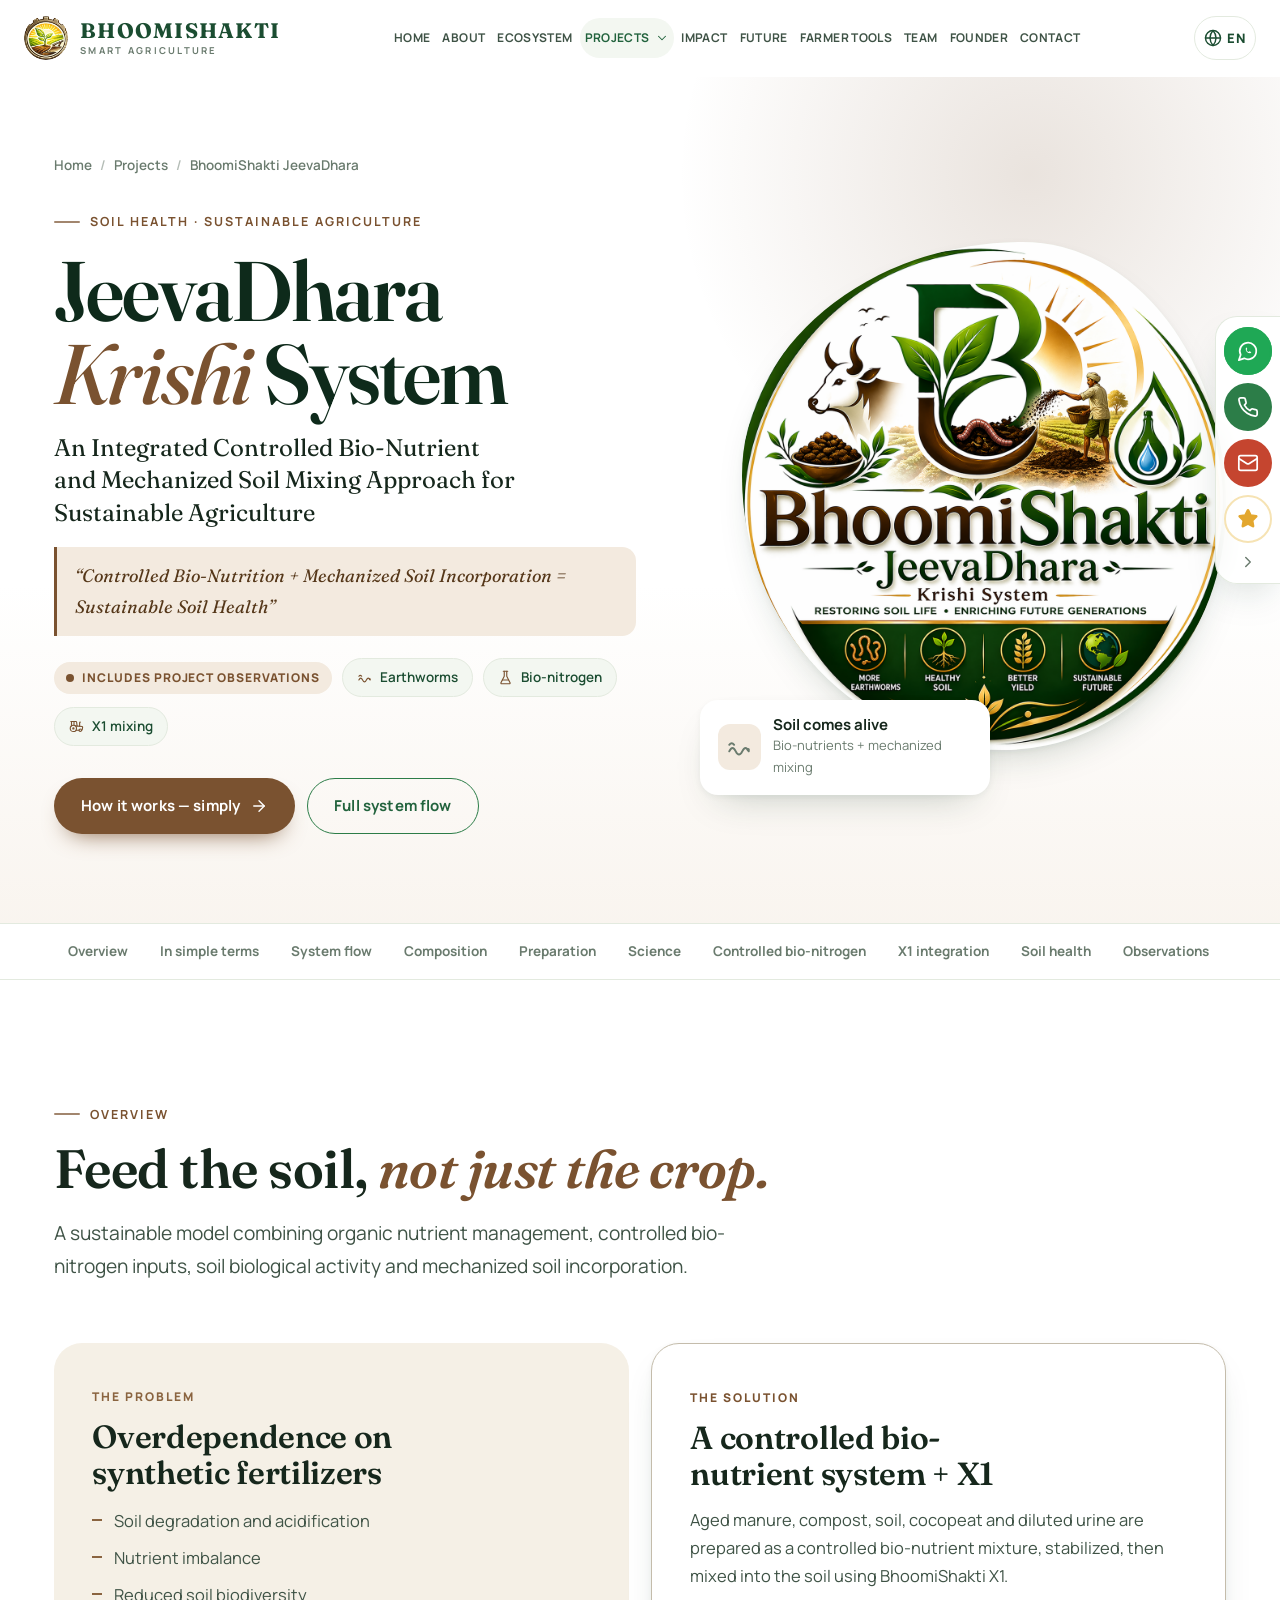
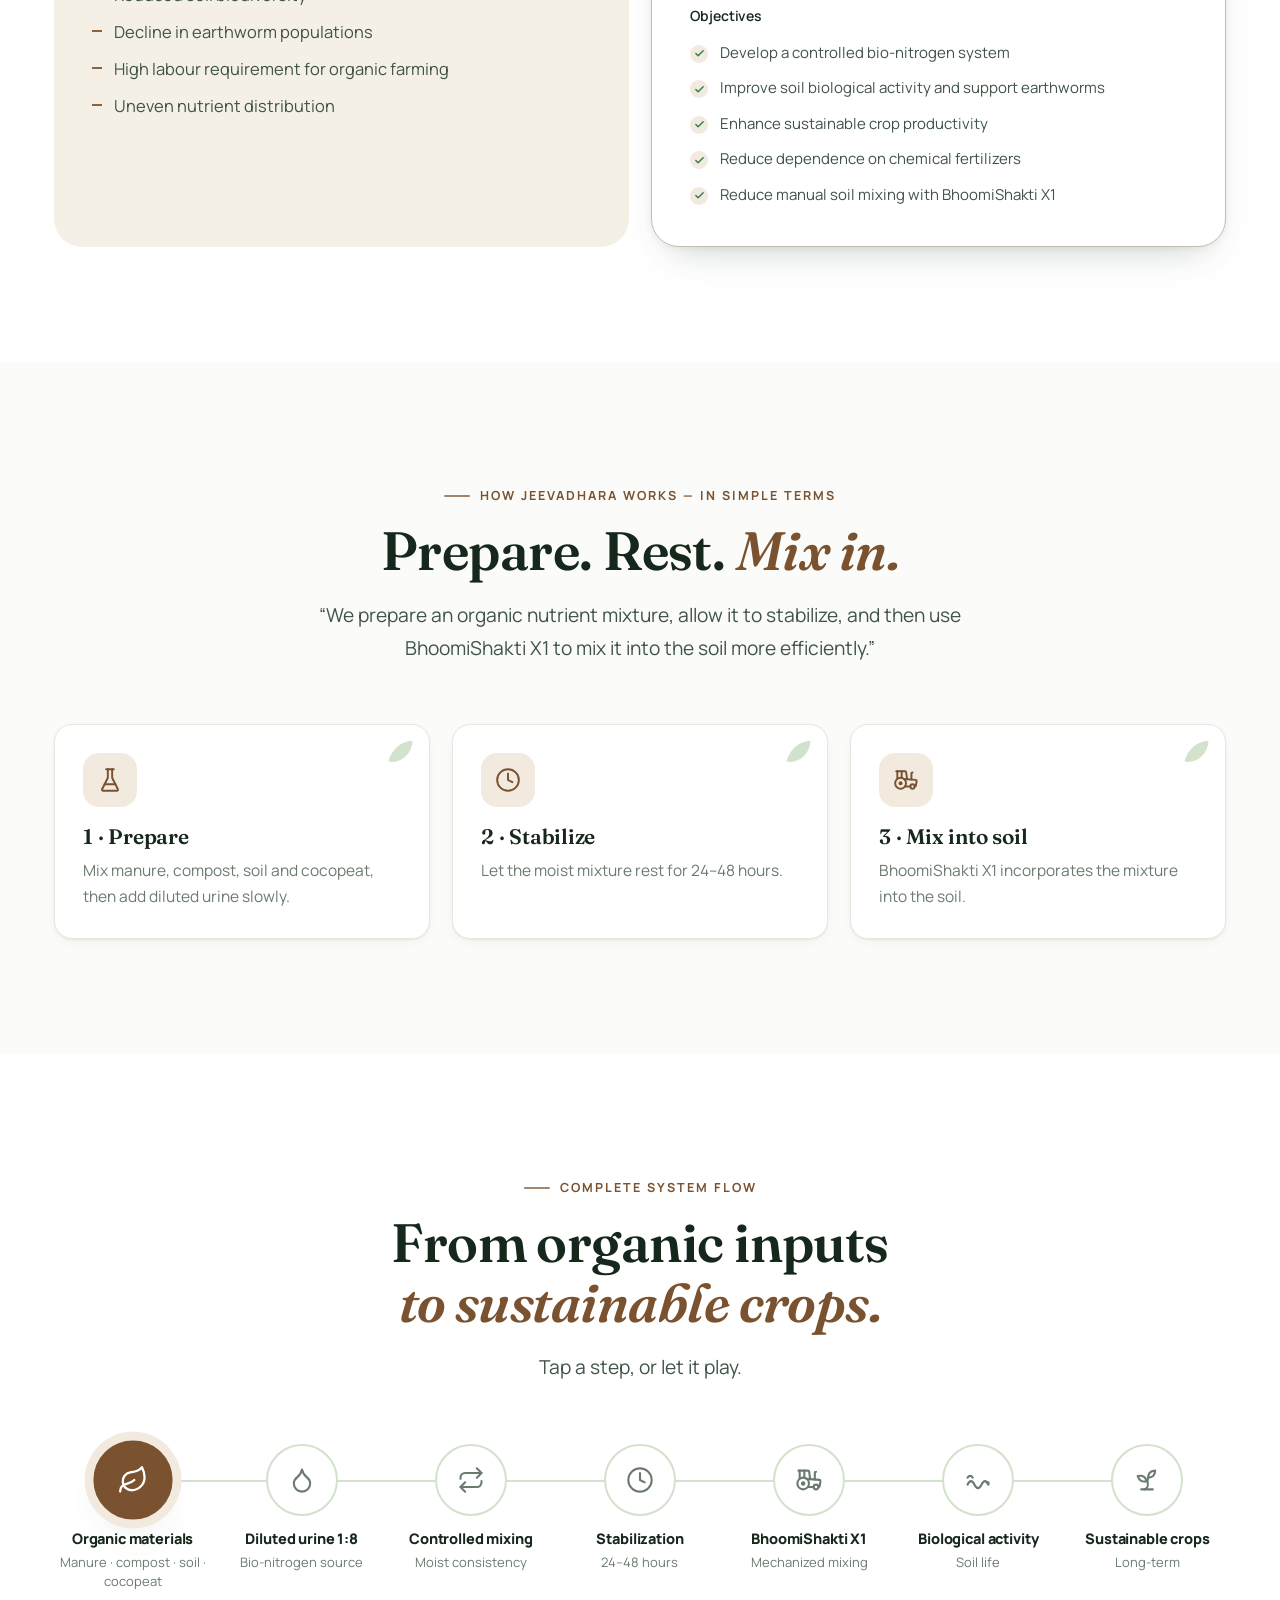
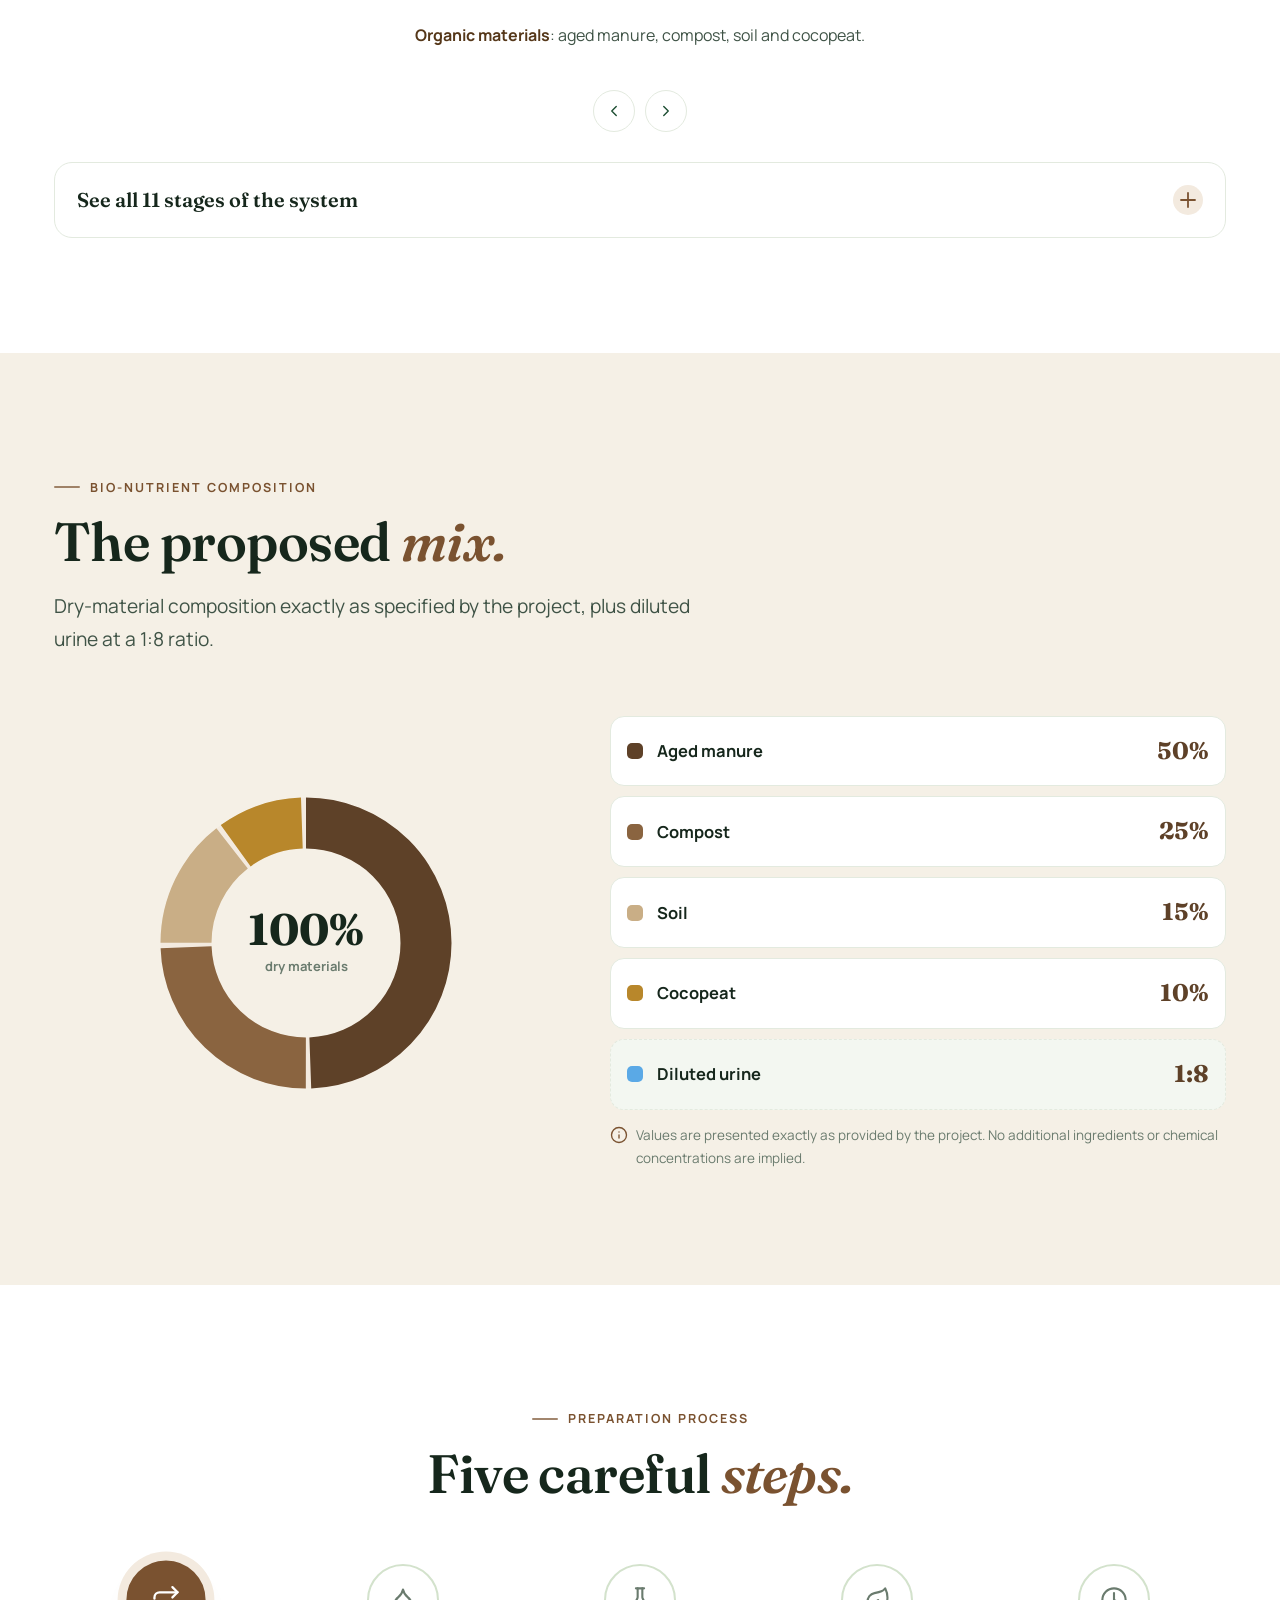
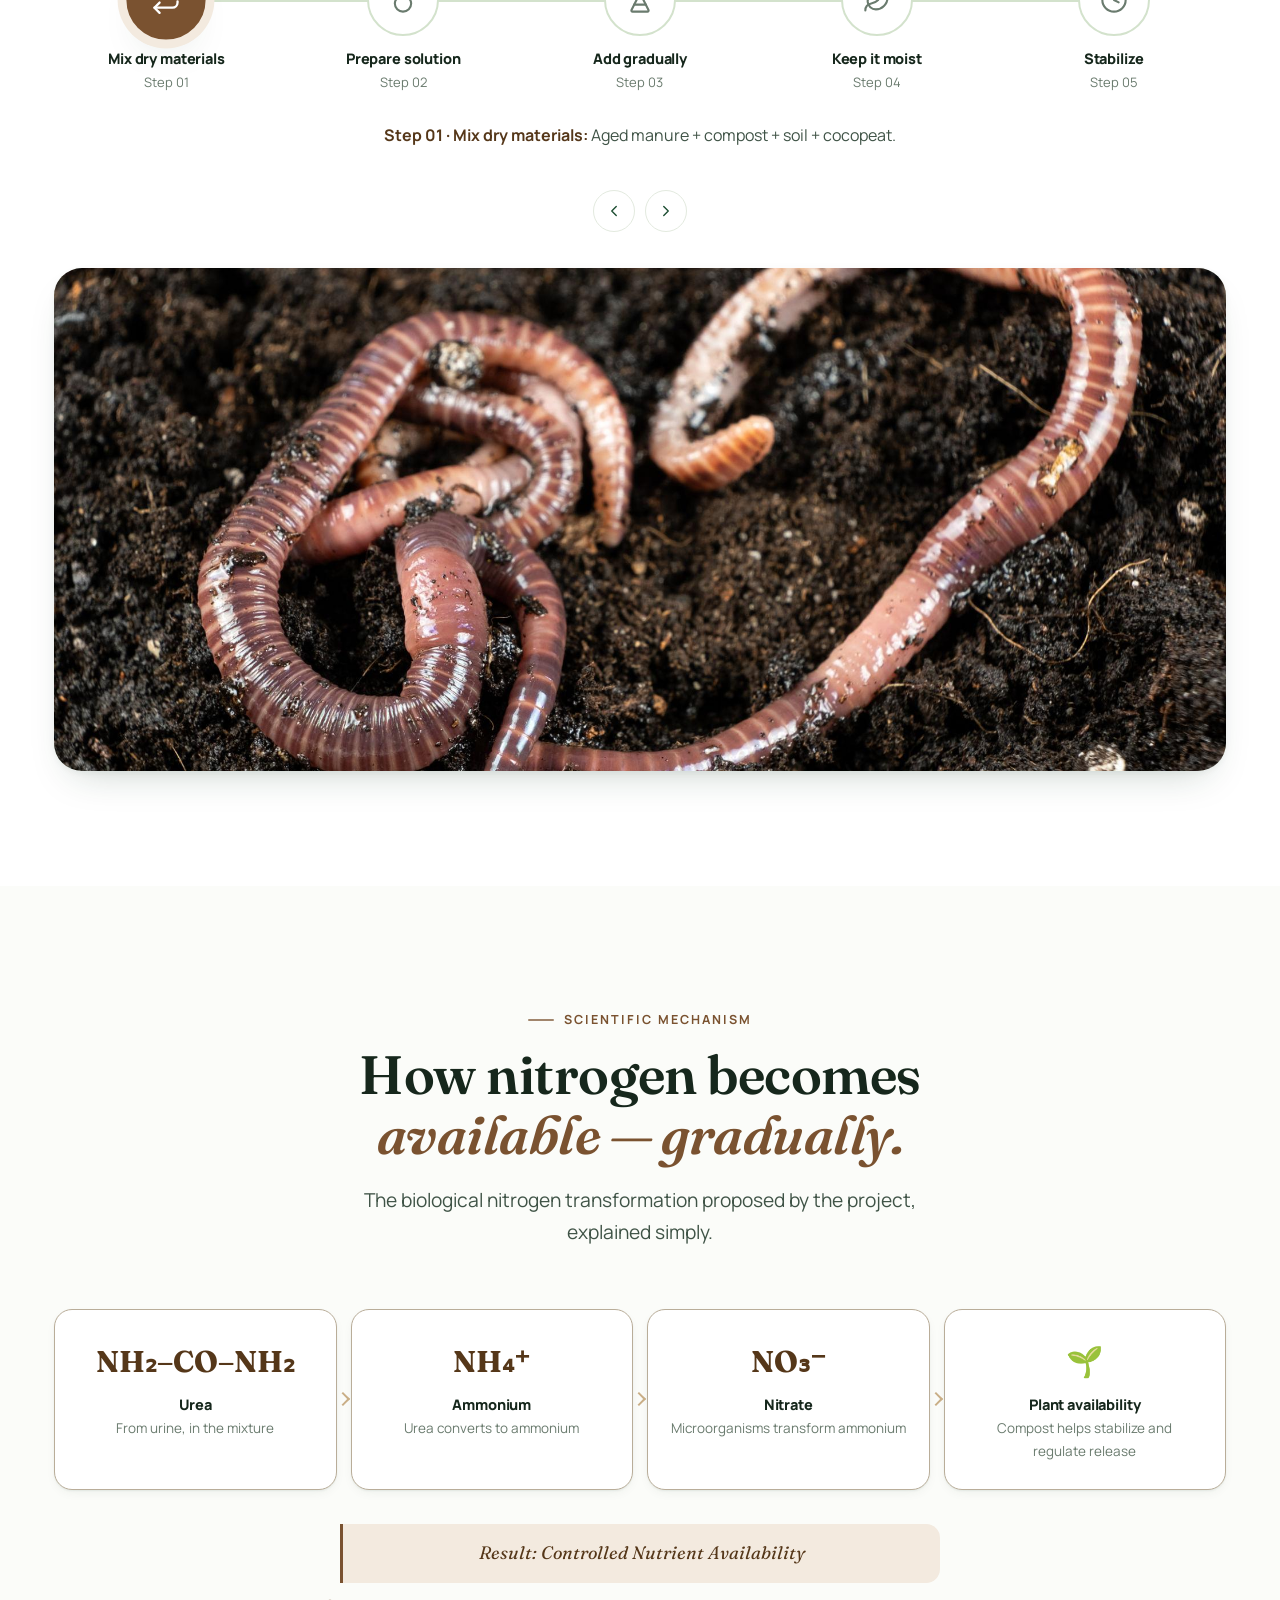
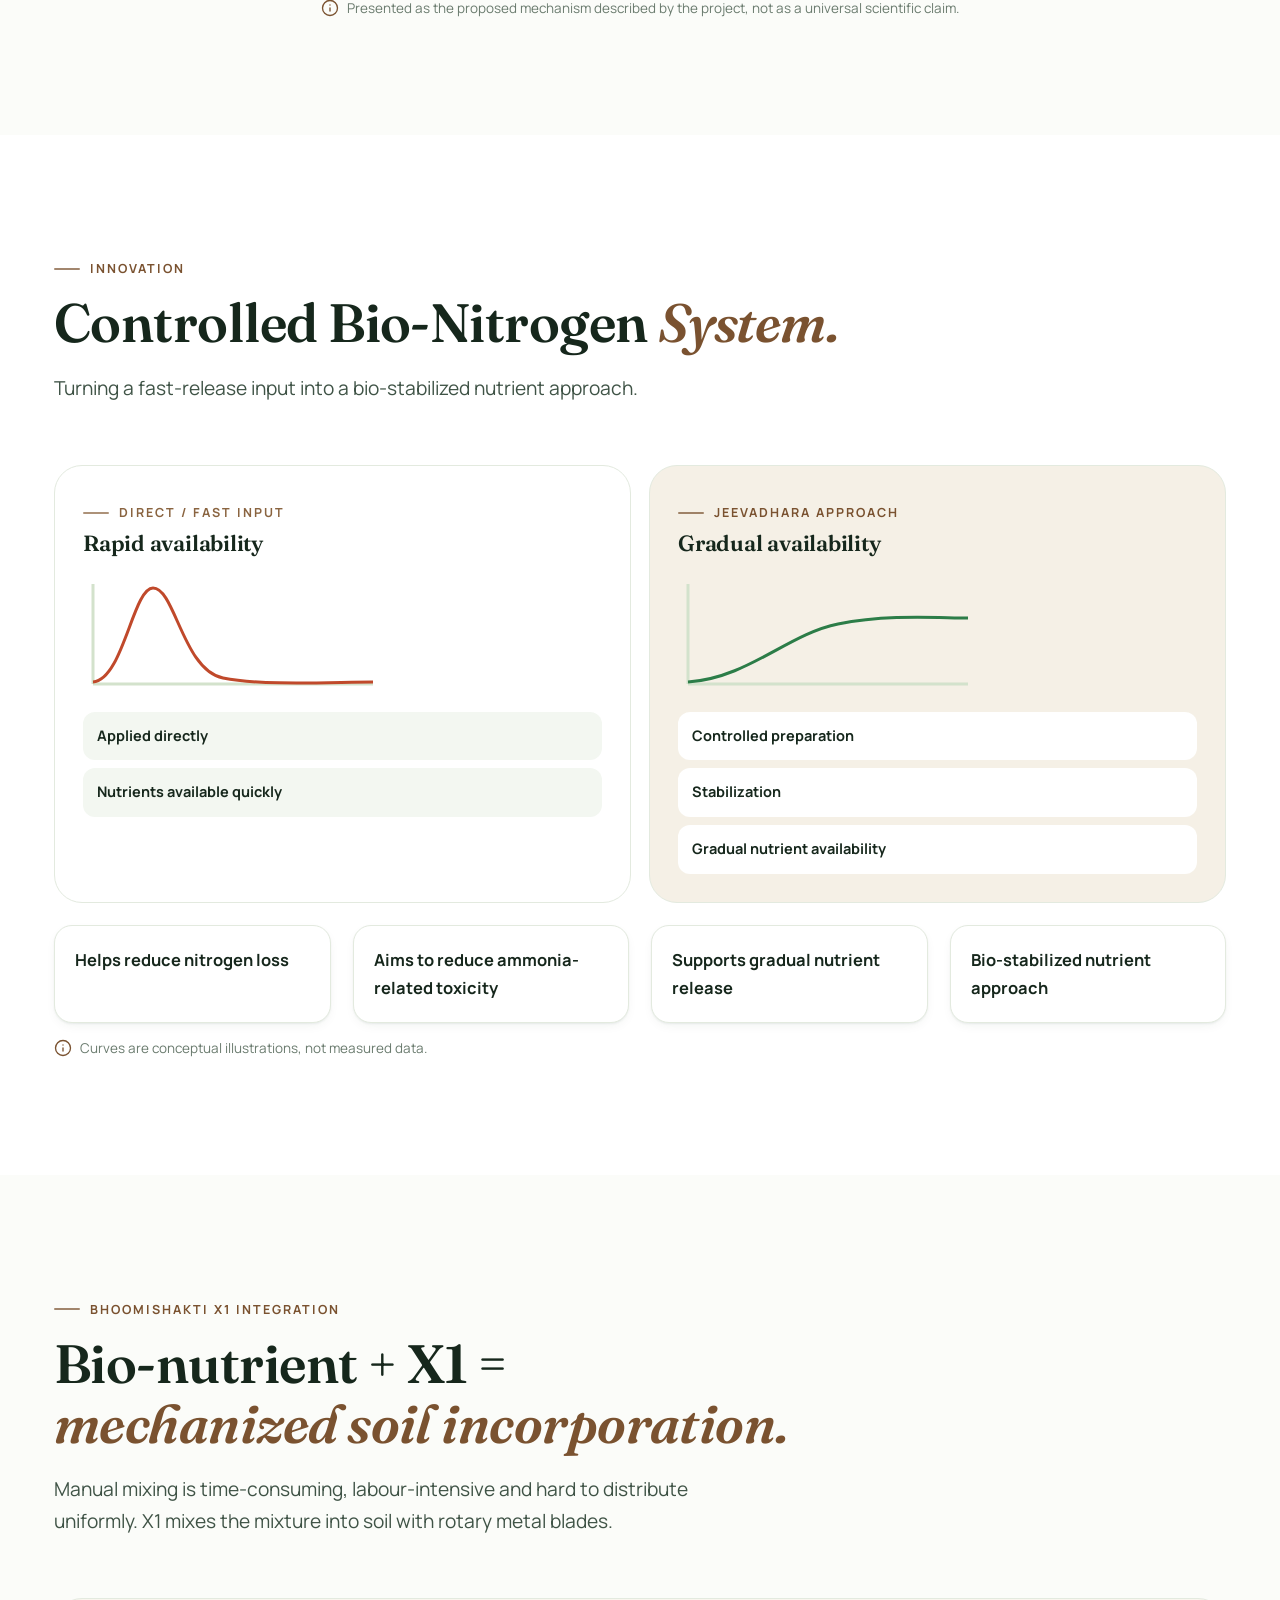
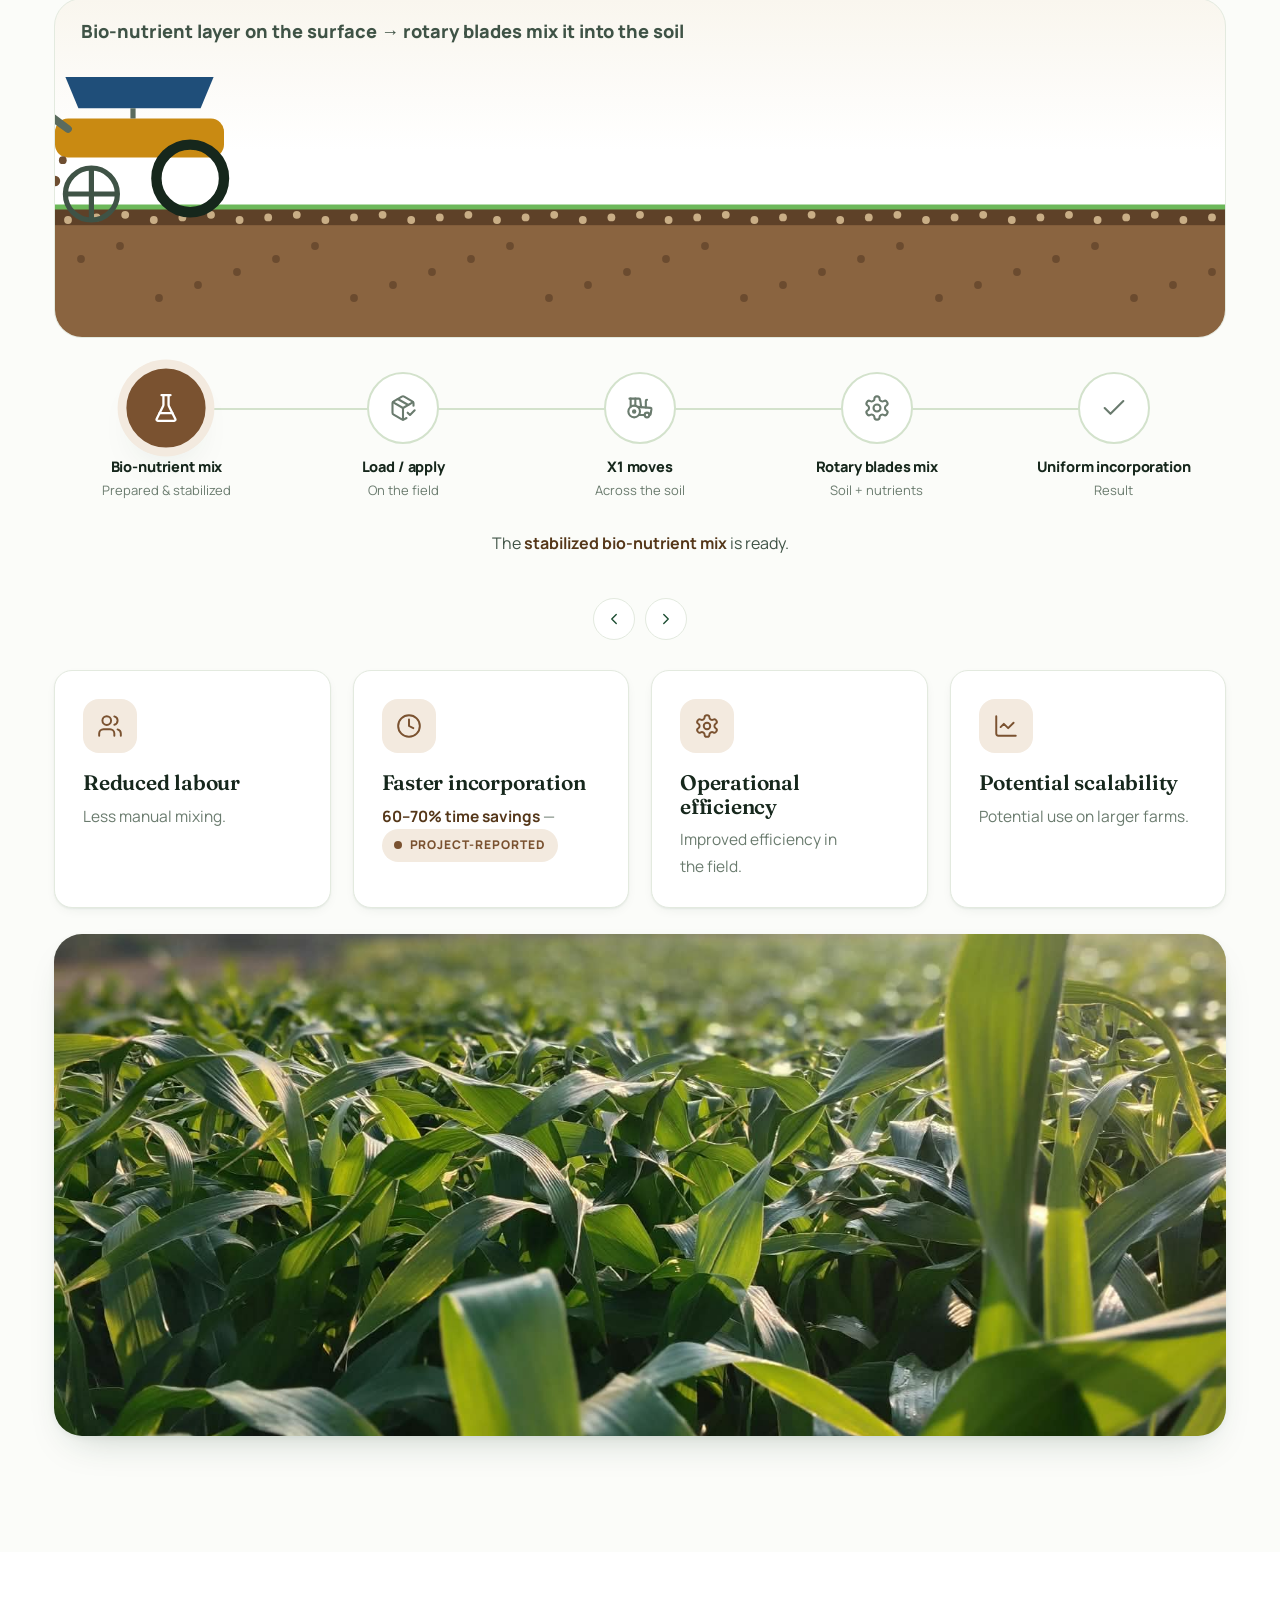
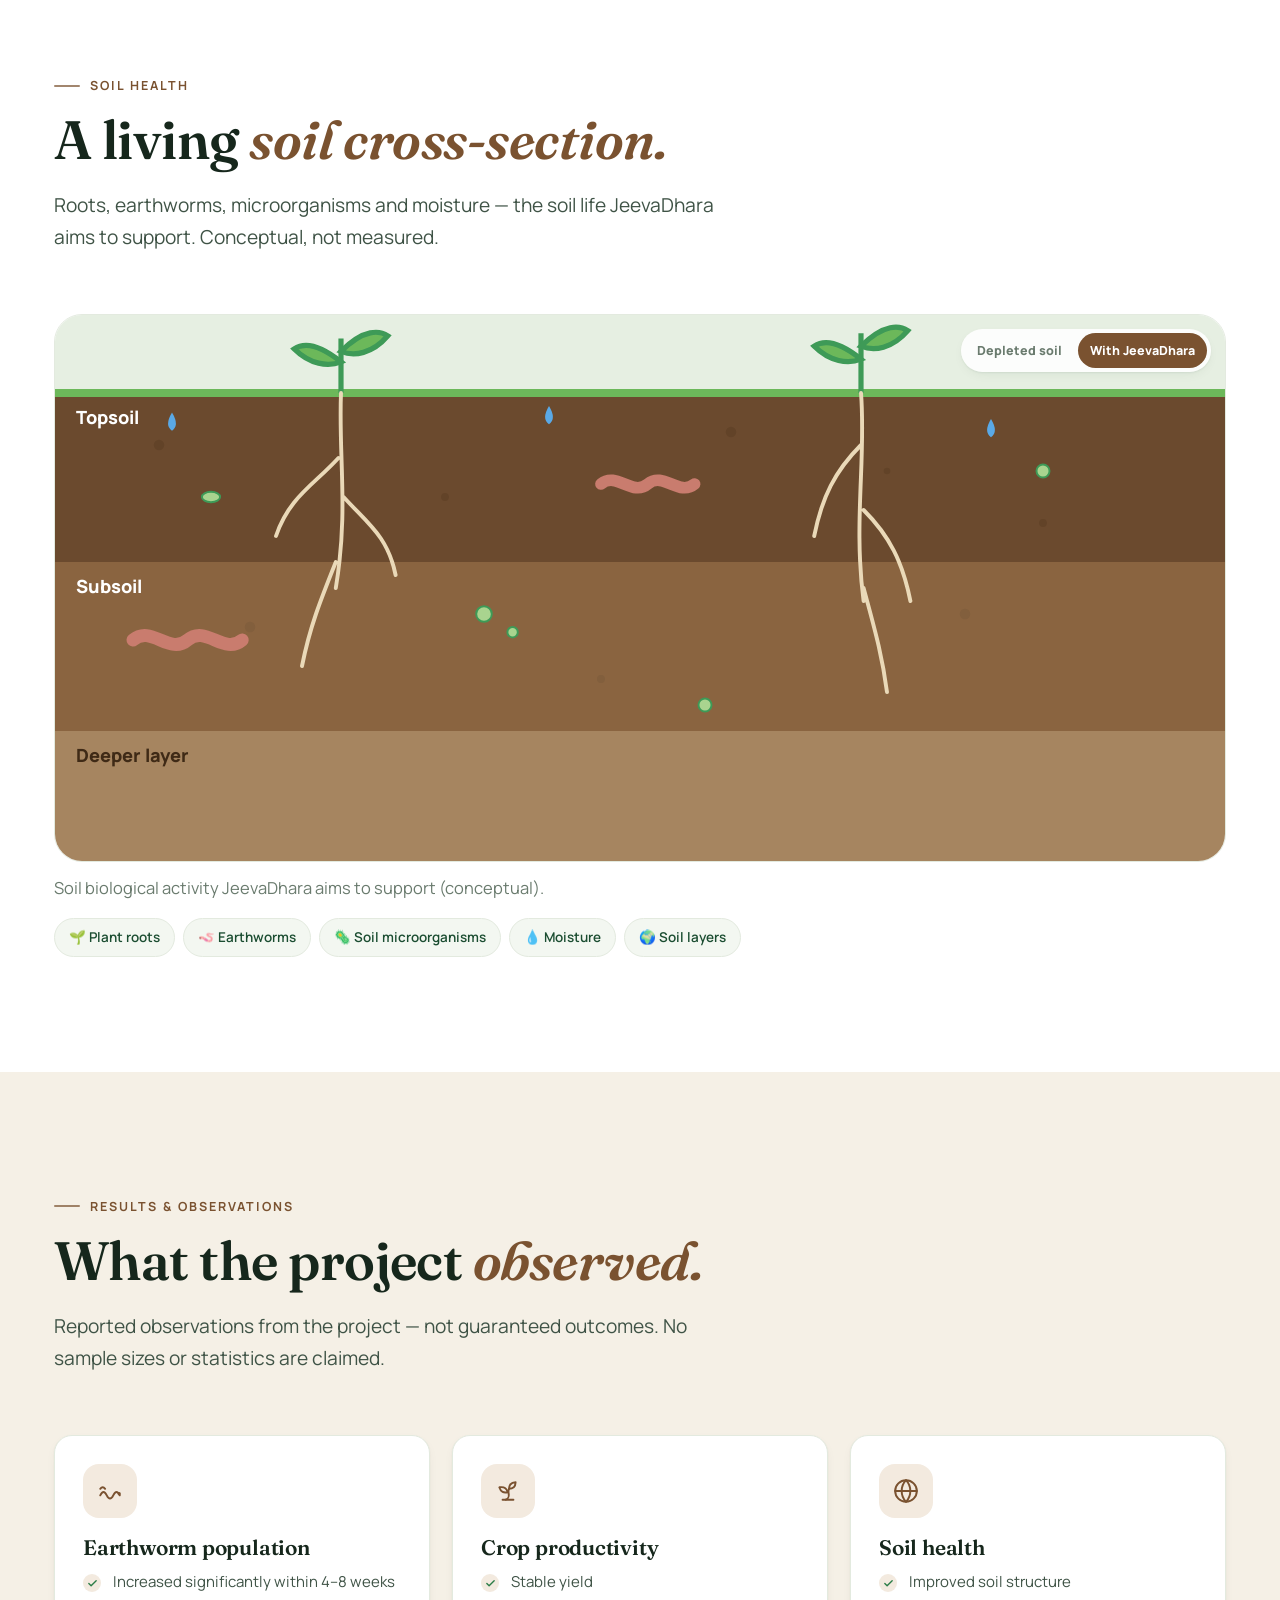
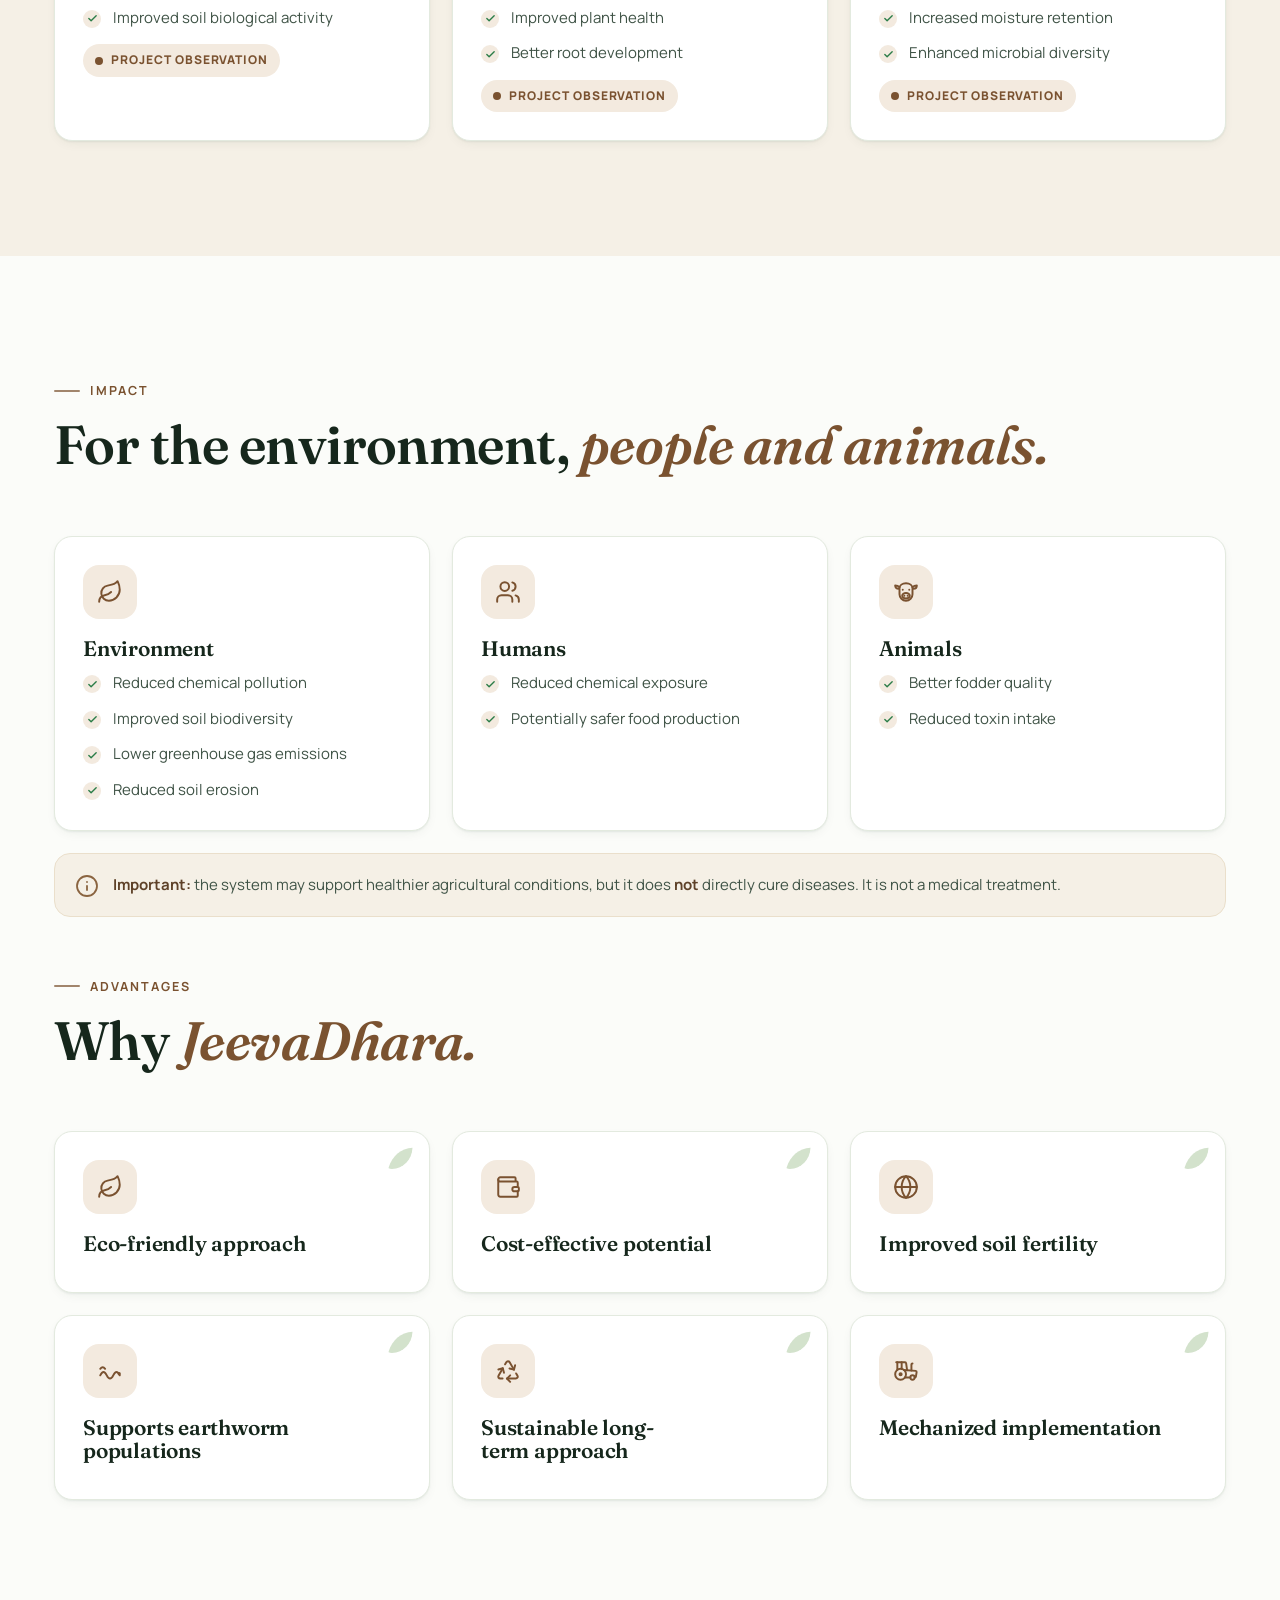
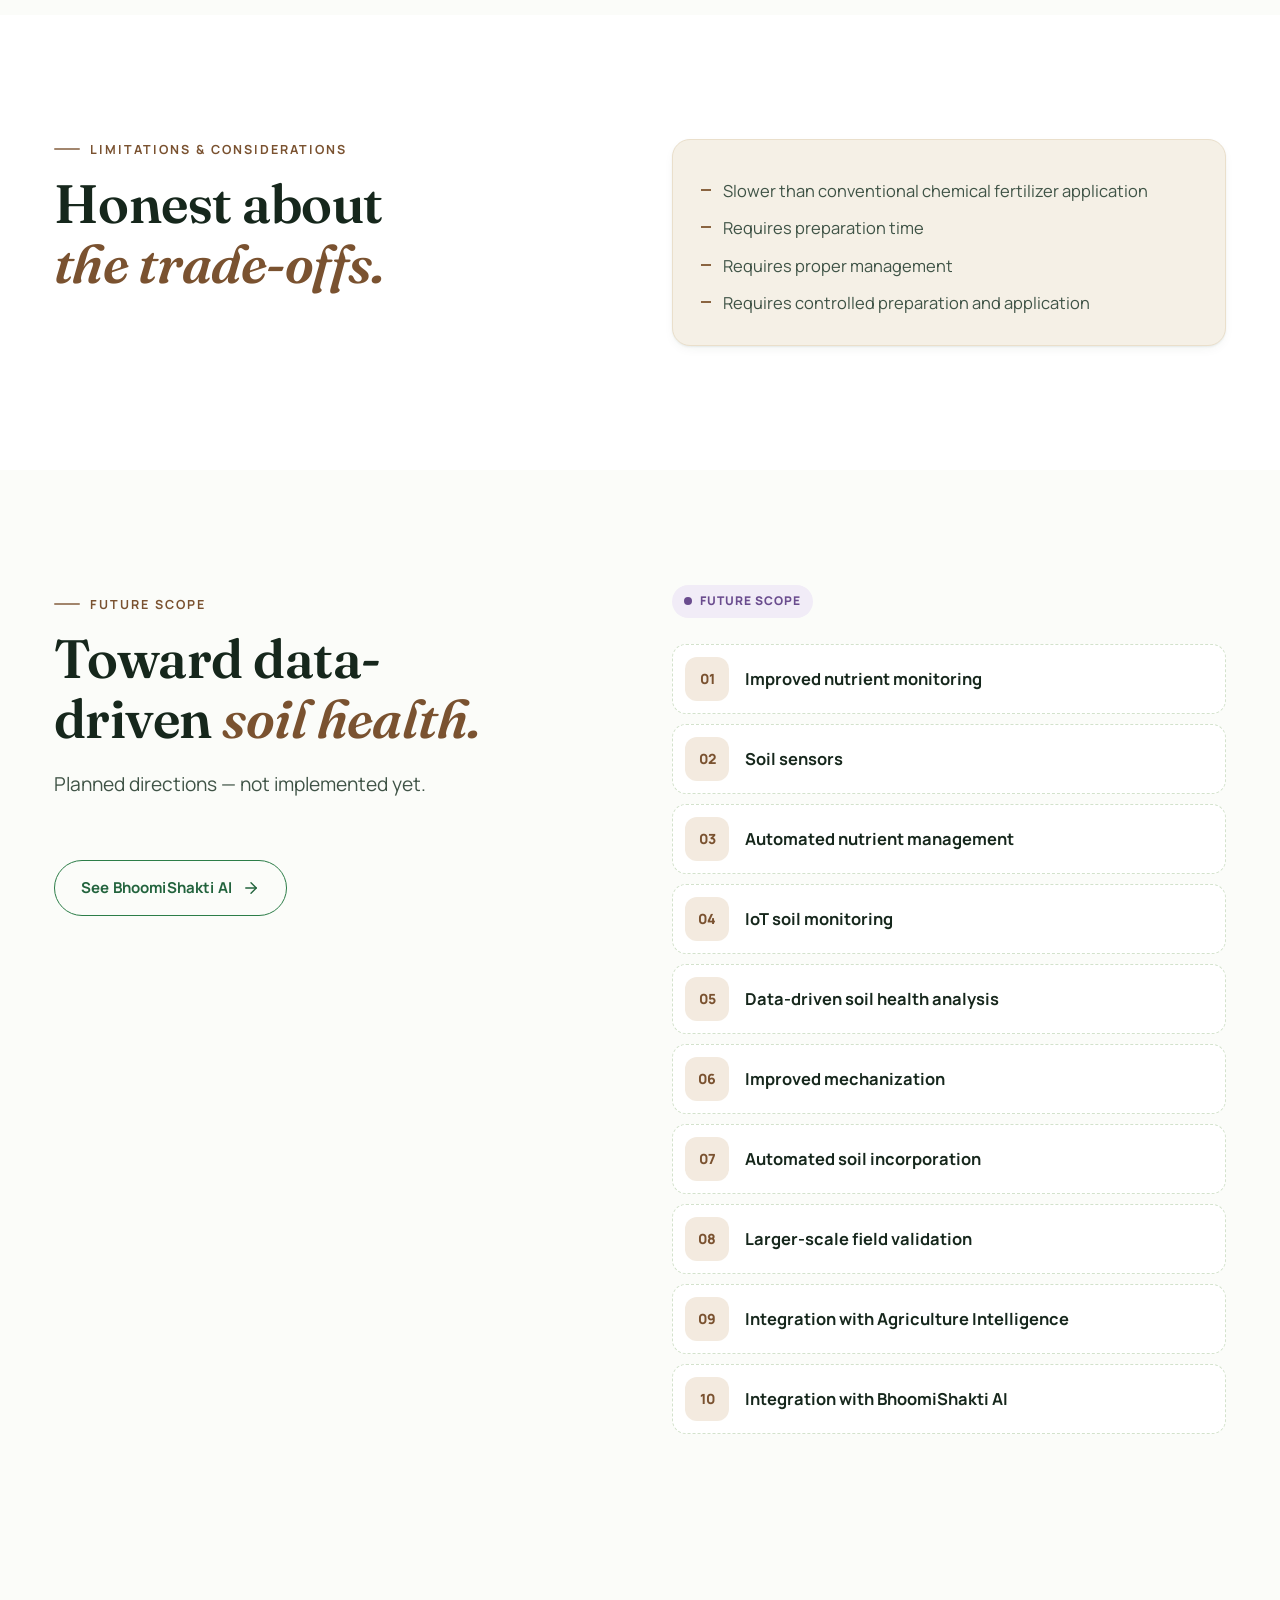
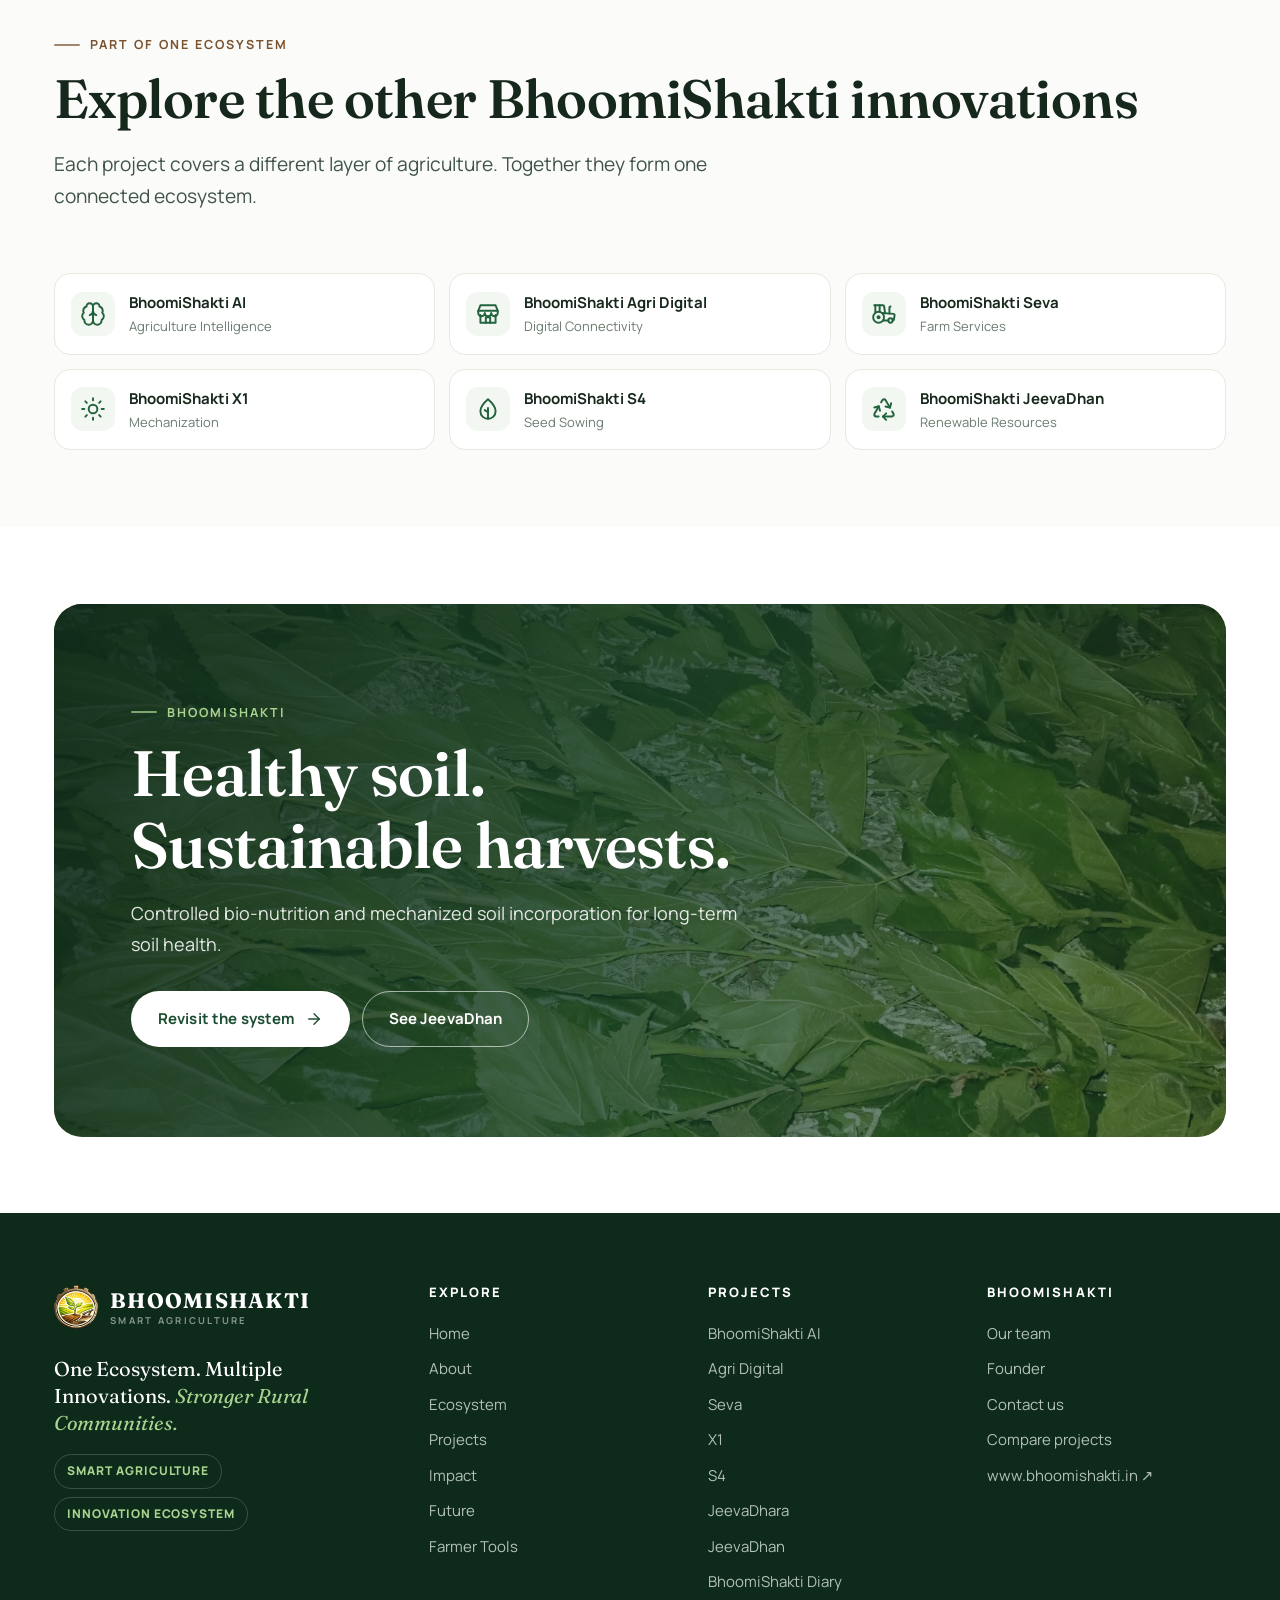
<file: jeevadhara.html>
<!DOCTYPE html>
<html lang="en" class="js-off">
<head>
  <!-- Google tag (gtag.js) -->
<script async src="https://www.googletagmanager.com/gtag/js?id=G-LCF8DMRQYF"></script>
<script>
  window.dataLayer = window.dataLayer || [];
  function gtag(){dataLayer.push(arguments);}
  gtag('js', new Date());

  gtag('config', 'G-LCF8DMRQYF');
</script>
<meta charset="UTF-8">
<meta name="viewport" content="width=device-width, initial-scale=1.0, viewport-fit=cover">
<title>BhoomiShakti JeevaDhara Krishi System — Soil Health</title>
<meta name="description" content="JeevaDhara Krishi System: a controlled bio-nutrient and mechanized soil mixing approach for sustainable agriculture, supported by BhoomiShakti X1.">
<link rel="canonical" href="https://www.bhoomishakti.in/jeevadhara.html">
<meta name="robots" content="index, follow">
<meta property="og:type" content="website">
<meta property="og:site_name" content="BhoomiShakti">
<meta property="og:title" content="BhoomiShakti JeevaDhara Krishi System — Soil Health">
<meta property="og:description" content="JeevaDhara Krishi System: a controlled bio-nutrient and mechanized soil mixing approach for sustainable agriculture, supported by BhoomiShakti X1.">
<meta property="og:url" content="https://www.bhoomishakti.in/jeevadhara.html">
<meta name="twitter:card" content="summary_large_image">
<meta name="twitter:title" content="BhoomiShakti JeevaDhara Krishi System — Soil Health">
<meta name="twitter:description" content="JeevaDhara Krishi System: a controlled bio-nutrient and mechanized soil mixing approach for sustainable agriculture, supported by BhoomiShakti X1.">
<script type="application/ld+json">{"@context": "https://schema.org", "@type": "BreadcrumbList", "itemListElement": [{"@type": "ListItem", "position": 1, "name": "Home", "item": "https://www.bhoomishakti.in/"}, {"@type": "ListItem", "position": 2, "name": "Projects", "item": "https://www.bhoomishakti.in/projects.html"}, {"@type": "ListItem", "position": 3, "name": "BhoomiShakti JeevaDhara", "item": "https://www.bhoomishakti.in/jeevadhara.html"}]}</script>
<meta name="theme-color" content="#FFFFFF">
<link rel="icon" type="image/png" href="assets/icons/favicon.png">
<link rel="preload" href="assets/fonts/fraunces.woff2" as="font" type="font/woff2" crossorigin>
<link rel="preload" href="assets/fonts/manrope.woff2" as="font" type="font/woff2" crossorigin>
<link rel="stylesheet" href="css/style.css">
</head>
<body class="theme-jeevadhara">
<a class="skip-link" href="#main">Skip to content</a>
<svg xmlns="http://www.w3.org/2000/svg" style="display:none" aria-hidden="true"><defs><symbol id="i-linkedin" viewBox="0 0 24 24"><path d="M16 8a6 6 0 0 1 6 6v7h-4v-7a2 2 0 0 0-4 0v7h-4v-7a6 6 0 0 1 6-6Z"/><rect x="2" y="9" width="4" height="12"/><circle cx="4" cy="4" r="2"/></symbol><symbol id="i-github" viewBox="0 0 24 24"><path d="M15 22v-4a4.8 4.8 0 0 0-1-3.5c3 0 6-2 6-5.5.08-1.25-.27-2.48-1-3.5.28-1.15.28-2.35 0-3.5 0 0-1 0-3 1.5-2.64-.5-5.36-.5-8 0C6 2 5 2 5 2c-.3 1.15-.3 2.35 0 3.5A5.4 5.4 0 0 0 4 9c0 3.5 3 5.5 6 5.5-.39.49-.68 1.05-.85 1.65-.17.6-.22 1.23-.15 1.85v4"/><path d="M9 18c-4.51 2-5-2-7-2"/></symbol><symbol id="i-quote" viewBox="0 0 24 24"><path d="M3 21c3 0 7-1 7-8V5c0-1.25-.76-2.02-2-2H4c-1.25 0-2 .75-2 1.97V11c0 1.25.75 2 2 2 1 0 1 0 1 1v1c0 1-1 2-2 2s-1 .01-1 1.03V20c0 1 0 1 1 1z"/><path d="M15 21c3 0 7-1 7-8V5c0-1.25-.76-2.02-2-2h-4c-1.25 0-2 .75-2 1.97V11c0 1.25.75 2 2 2h.75c0 2.25.25 4-2.75 4v3c0 1 0 1 1 1z"/></symbol><symbol id="i-external" viewBox="0 0 24 24"><path d="M15 3h6v6"/><path d="M10 14 21 3"/><path d="M18 13v6a2 2 0 0 1-2 2H5a2 2 0 0 1-2-2V8a2 2 0 0 1 2-2h6"/></symbol><symbol id="i-user" viewBox="0 0 24 24"><circle cx="12" cy="8" r="5"/><path d="M20 21a8 8 0 0 0-16 0"/></symbol><symbol id="i-leaf" viewBox="0 0 24 24"><path d="M11 20A7 7 0 0 1 9.8 6.1C15.5 5 17 4.48 19 2c1 2 2 4.18 2 8 0 5.5-4.78 10-10 10Z"/><path d="M2 21c0-3 1.85-5.36 5.08-6C9.5 14.52 12 13 13 12"/></symbol><symbol id="i-sprout" viewBox="0 0 24 24"><path d="M7 20h10"/><path d="M10 20c5.5-2.5.8-6.4 3-10"/><path d="M9.5 9.4c1.1.8 1.8 2.2 2.3 3.7-2 .4-3.5.4-4.8-.3-1.2-.6-2.3-1.9-3-4.2 2.8-.5 4.4 0 5.5.8z"/><path d="M14.1 6a7 7 0 0 0-1.1 4c1.9-.1 3.3-.6 4.3-1.4 1-1 1.6-2.3 1.7-4.6-2.7.1-4 1-4.9 2z"/></symbol><symbol id="i-brain" viewBox="0 0 24 24"><path d="M12 5a3 3 0 1 0-5.997.125 4 4 0 0 0-2.526 5.77 4 4 0 0 0 .556 6.588A4 4 0 1 0 12 18Z"/><path d="M12 5a3 3 0 1 1 5.997.125 4 4 0 0 1 2.526 5.77 4 4 0 0 1-.556 6.588A4 4 0 1 1 12 18Z"/><path d="M12 5v13"/><path d="M9 13a4.5 4.5 0 0 0 3-4"/><path d="M15 13a4.5 4.5 0 0 1-3-4"/></symbol><symbol id="i-store" viewBox="0 0 24 24"><path d="M3 9 5 4h14l2 5"/><path d="M3 9h18v2a3 3 0 0 1-6 0 3 3 0 0 1-6 0 3 3 0 0 1-6 0Z"/><path d="M5 13v7h14v-7"/><path d="M10 20v-5h4v5"/></symbol><symbol id="i-tractor" viewBox="0 0 24 24"><path d="m10 11 11 .9a1 1 0 0 1 .8 1.1l-.665 4.158a1 1 0 0 1-.988.842H20"/><path d="M16 18h-5"/><path d="M18 5a1 1 0 0 0-1 1v5.573"/><path d="M3 4h8.129a1 1 0 0 1 .99.863L13 11.246"/><path d="M4 11V4"/><path d="M8 10.1V4"/><circle cx="18" cy="18" r="2"/><circle cx="7" cy="15" r="5"/><circle cx="7" cy="15" r="1"/></symbol><symbol id="i-sun" viewBox="0 0 24 24"><circle cx="12" cy="12" r="4"/><path d="M12 2v2"/><path d="M12 20v2"/><path d="m4.93 4.93 1.41 1.41"/><path d="m17.66 17.66 1.41 1.41"/><path d="M2 12h2"/><path d="M20 12h2"/><path d="m6.34 17.66-1.41 1.41"/><path d="m19.07 4.93-1.41 1.41"/></symbol><symbol id="i-seed" viewBox="0 0 24 24"><path d="M12 21c-4 0-7-3-7-7 0-5 7-11 7-11s7 6 7 11c0 4-3 7-7 7Z"/><path d="M12 21V11"/><path d="M12 15l-3-2"/></symbol><symbol id="i-worm" viewBox="0 0 24 24"><path d="M3 16c2-4 4-4 6 0s4 4 6 0 4-4 6 0"/><circle cx="20.5" cy="14.5" r=".6" fill="currentColor"/><path d="M3 10c1.5-2 3-2 4.5 0"/></symbol><symbol id="i-recycle" viewBox="0 0 24 24"><path d="M7 19H4.815a1.83 1.83 0 0 1-1.57-.881 1.785 1.785 0 0 1-.004-1.784L7.196 9.5"/><path d="M11 19h8.203a1.83 1.83 0 0 0 1.556-.89 1.784 1.784 0 0 0 0-1.775l-1.226-2.12"/><path d="m14 16-3 3 3 3"/><path d="M8.293 13.596 7.196 9.5 3.1 10.598"/><path d="m9.344 5.811 1.093-1.892A1.83 1.83 0 0 1 11.985 3a1.784 1.784 0 0 1 1.546.888l3.943 6.843"/><path d="m13.378 9.633 4.096 1.098 1.097-4.096"/></symbol><symbol id="i-arrow" viewBox="0 0 24 24"><path d="M5 12h14"/><path d="m12 5 7 7-7 7"/></symbol><symbol id="i-arrow-down" viewBox="0 0 24 24"><path d="M12 5v14"/><path d="m19 12-7 7-7-7"/></symbol><symbol id="i-chevron" viewBox="0 0 24 24"><path d="m6 9 6 6 6-6"/></symbol><symbol id="i-chevron-left" viewBox="0 0 24 24"><path d="m15 18-6-6 6-6"/></symbol><symbol id="i-chevron-right" viewBox="0 0 24 24"><path d="m9 18 6-6-6-6"/></symbol><symbol id="i-up" viewBox="0 0 24 24"><path d="m18 15-6-6-6 6"/></symbol><symbol id="i-menu" viewBox="0 0 24 24"><path d="M4 6h16"/><path d="M4 12h16"/><path d="M4 18h16"/></symbol><symbol id="i-close" viewBox="0 0 24 24"><path d="M18 6 6 18"/><path d="m6 6 12 12"/></symbol><symbol id="i-plus" viewBox="0 0 24 24"><path d="M5 12h14"/><path d="M12 5v14"/></symbol><symbol id="i-check" viewBox="0 0 24 24"><path d="M20 6 9 17l-5-5"/></symbol><symbol id="i-users" viewBox="0 0 24 24"><path d="M16 21v-2a4 4 0 0 0-4-4H6a4 4 0 0 0-4 4v2"/><circle cx="9" cy="7" r="4"/><path d="M22 21v-2a4 4 0 0 0-3-3.87"/><path d="M16 3.13a4 4 0 0 1 0 7.75"/></symbol><symbol id="i-user-search" viewBox="0 0 24 24"><circle cx="10" cy="7" r="4"/><path d="M10.3 15H7a4 4 0 0 0-4 4v2"/><circle cx="17" cy="17" r="3"/><path d="m21 21-1.9-1.9"/></symbol><symbol id="i-search" viewBox="0 0 24 24"><circle cx="11" cy="11" r="8"/><path d="m21 21-4.3-4.3"/></symbol><symbol id="i-pin" viewBox="0 0 24 24"><path d="M20 10c0 5-5.5 10.2-7.4 11.8a1 1 0 0 1-1.2 0C9.5 20.2 4 15 4 10a8 8 0 0 1 16 0"/><circle cx="12" cy="10" r="3"/></symbol><symbol id="i-message" viewBox="0 0 24 24"><path d="M14 9a2 2 0 0 1-2 2H6l-4 4V4a2 2 0 0 1 2-2h8a2 2 0 0 1 2 2z"/><path d="M18 9h2a2 2 0 0 1 2 2v11l-4-4h-6a2 2 0 0 1-2-2v-1"/></symbol><symbol id="i-package" viewBox="0 0 24 24"><path d="m16 16 2 2 4-4"/><path d="M21 10V8a2 2 0 0 0-1-1.73l-7-4a2 2 0 0 0-2 0l-7 4A2 2 0 0 0 3 8v8a2 2 0 0 0 1 1.73l7 4a2 2 0 0 0 2 0l2-1.14"/><path d="m7.5 4.27 9 5.15"/><path d="M3.29 7 12 12l8.71-5"/><path d="M12 22V12"/></symbol><symbol id="i-megaphone" viewBox="0 0 24 24"><path d="m3 11 18-5v12L3 14v-3z"/><path d="M11.6 16.8a3 3 0 1 1-5.8-1.6"/></symbol><symbol id="i-cloud" viewBox="0 0 24 24"><path d="M12 2v2"/><path d="m4.93 4.93 1.41 1.41"/><path d="M20 12h2"/><path d="m19.07 4.93-1.41 1.41"/><path d="M15.947 12.65a4 4 0 0 0-5.925-4.128"/><path d="M13 22H7a5 5 0 1 1 4.9-6H13a3 3 0 0 1 0 6Z"/></symbol><symbol id="i-landmark" viewBox="0 0 24 24"><path d="M3 22h18"/><path d="M6 18v-7"/><path d="M10 18v-7"/><path d="M14 18v-7"/><path d="M18 18v-7"/><path d="M12 2 20 7H4z"/></symbol><symbol id="i-rupee" viewBox="0 0 24 24"><path d="M6 3h12"/><path d="M6 8h12"/><path d="m6 13 8.5 8"/><path d="M6 13h3"/><path d="M9 13c6.667 0 6.667-10 0-10"/></symbol><symbol id="i-calendar" viewBox="0 0 24 24"><rect width="18" height="18" x="3" y="4" rx="2"/><path d="M16 2v4"/><path d="M8 2v4"/><path d="M3 10h18"/><path d="M8 14h.01"/><path d="M12 14h.01"/><path d="M16 14h.01"/><path d="M8 18h.01"/><path d="M12 18h.01"/></symbol><symbol id="i-microscope" viewBox="0 0 24 24"><path d="M6 18h8"/><path d="M3 22h18"/><path d="M14 22a7 7 0 1 0 0-14h-1"/><path d="M9 14h2"/><path d="M9 12a2 2 0 0 1-2-2V6h6v4a2 2 0 0 1-2 2Z"/><path d="M12 6V3a1 1 0 0 0-1-1H9a1 1 0 0 0-1 1v3"/></symbol><symbol id="i-handshake" viewBox="0 0 24 24"><path d="m11 17 2 2a1 1 0 1 0 3-3"/><path d="m14 14 2.5 2.5a1 1 0 1 0 3-3l-3.88-3.88a3 3 0 0 0-4.24 0l-.88.88a1 1 0 1 1-3-3l2.81-2.81a5.79 5.79 0 0 1 7.06-.87l.47.28a2 2 0 0 0 1.42.25L21 4"/><path d="m21 3 1 11h-2"/><path d="M3 3 2 14l6.5 6.5a1 1 0 1 0 3-3"/><path d="M3 4h8"/></symbol><symbol id="i-shield" viewBox="0 0 24 24"><path d="M20 13c0 5-3.5 7.5-7.66 8.95a1 1 0 0 1-.67-.01C7.5 20.5 4 18 4 13V6a1 1 0 0 1 1-1c2 0 4.5-1.2 6.24-2.72a1.17 1.17 0 0 1 1.52 0C14.51 3.81 17 5 19 5a1 1 0 0 1 1 1z"/><path d="m9 12 2 2 4-4"/></symbol><symbol id="i-eye-off" viewBox="0 0 24 24"><path d="M10.733 5.076a10.744 10.744 0 0 1 11.205 6.575 1 1 0 0 1 0 .696 10.747 10.747 0 0 1-1.444 2.49"/><path d="M14.084 14.158a3 3 0 0 1-4.242-4.242"/><path d="M17.479 17.499a10.75 10.75 0 0 1-15.417-5.151 1 1 0 0 1 0-.696 10.75 10.75 0 0 1 4.446-5.143"/><path d="m2 2 20 20"/></symbol><symbol id="i-layers" viewBox="0 0 24 24"><path d="m12.83 2.18a2 2 0 0 0-1.66 0L2.6 6.08a1 1 0 0 0 0 1.83l8.58 3.91a2 2 0 0 0 1.66 0l8.58-3.9a1 1 0 0 0 0-1.83Z"/><path d="m22 17.65-9.17 4.16a2 2 0 0 1-1.66 0L2 17.65"/><path d="m22 12.65-9.17 4.16a2 2 0 0 1-1.66 0L2 12.65"/></symbol><symbol id="i-network" viewBox="0 0 24 24"><rect x="16" y="16" width="6" height="6" rx="1"/><rect x="2" y="16" width="6" height="6" rx="1"/><rect x="9" y="2" width="6" height="6" rx="1"/><path d="M5 16v-3a1 1 0 0 1 1-1h12a1 1 0 0 1 1 1v3"/><path d="M12 12V8"/></symbol><symbol id="i-globe" viewBox="0 0 24 24"><circle cx="12" cy="12" r="10"/><path d="M12 2a14.5 14.5 0 0 0 0 20 14.5 14.5 0 0 0 0-20"/><path d="M2 12h20"/></symbol><symbol id="i-server" viewBox="0 0 24 24"><rect width="20" height="8" x="2" y="2" rx="2"/><rect width="20" height="8" x="2" y="14" rx="2"/><path d="M6 6h.01"/><path d="M6 18h.01"/></symbol><symbol id="i-database" viewBox="0 0 24 24"><ellipse cx="12" cy="5" rx="9" ry="3"/><path d="M3 5v14a9 3 0 0 0 18 0V5"/><path d="M3 12a9 3 0 0 0 18 0"/></symbol><symbol id="i-code" viewBox="0 0 24 24"><path d="m16 18 6-6-6-6"/><path d="m8 6-6 6 6 6"/></symbol><symbol id="i-battery" viewBox="0 0 24 24"><rect x="2" y="7" width="16" height="10" rx="2"/><path d="M22 11v2"/><path d="M6 11v2"/><path d="M10 11v2"/></symbol><symbol id="i-zap" viewBox="0 0 24 24"><path d="M4 14a1 1 0 0 1-.78-1.63l9.9-10.2a.5.5 0 0 1 .86.46l-1.92 6.02A1 1 0 0 0 13 10h7a1 1 0 0 1 .78 1.63l-9.9 10.2a.5.5 0 0 1-.86-.46l1.92-6.02A1 1 0 0 0 11 14z"/></symbol><symbol id="i-cog" viewBox="0 0 24 24"><path d="M12.22 2h-.44a2 2 0 0 0-2 2v.18a2 2 0 0 1-1 1.73l-.43.25a2 2 0 0 1-2 0l-.15-.08a2 2 0 0 0-2.73.73l-.22.38a2 2 0 0 0 .73 2.73l.15.1a2 2 0 0 1 1 1.72v.51a2 2 0 0 1-1 1.74l-.15.09a2 2 0 0 0-.73 2.73l.22.38a2 2 0 0 0 2.73.73l.15-.08a2 2 0 0 1 2 0l.43.25a2 2 0 0 1 1 1.73V20a2 2 0 0 0 2 2h.44a2 2 0 0 0 2-2v-.18a2 2 0 0 1 1-1.73l.43-.25a2 2 0 0 1 2 0l.15.08a2 2 0 0 0 2.73-.73l.22-.39a2 2 0 0 0-.73-2.73l-.15-.08a2 2 0 0 1-1-1.74v-.5a2 2 0 0 1 1-1.74l.15-.09a2 2 0 0 0 .73-2.73l-.22-.38a2 2 0 0 0-2.73-.73l-.15.08a2 2 0 0 1-2 0l-.43-.25a2 2 0 0 1-1-1.73V4a2 2 0 0 0-2-2z"/><circle cx="12" cy="12" r="3"/></symbol><symbol id="i-wheel" viewBox="0 0 24 24"><circle cx="12" cy="12" r="9"/><circle cx="12" cy="12" r="2"/><path d="M12 3v7"/><path d="M12 14v7"/><path d="M3 12h7"/><path d="M14 12h7"/></symbol><symbol id="i-chain" viewBox="0 0 24 24"><path d="M9 17H7A5 5 0 0 1 7 7h2"/><path d="M15 7h2a5 5 0 1 1 0 10h-2"/><path d="M8 12h8"/></symbol><symbol id="i-blade" viewBox="0 0 24 24"><path d="M4 20 14 8l6-4-2 7-12 11"/><path d="M4 20h7"/></symbol><symbol id="i-panel" viewBox="0 0 24 24"><rect x="3" y="4" width="18" height="11" rx="1"/><path d="M3 9.5h18"/><path d="M9 4v11"/><path d="M15 4v11"/><path d="M12 15v5"/><path d="M8 20h8"/></symbol><symbol id="i-umbrella" viewBox="0 0 24 24"><path d="M22 12a10.06 10.06 0 0 0-20 0Z"/><path d="M12 12v8a2 2 0 0 0 4 0"/><path d="M12 2v1"/></symbol><symbol id="i-backpack" viewBox="0 0 24 24"><path d="M4 10a4 4 0 0 1 4-4h8a4 4 0 0 1 4 4v10a2 2 0 0 1-2 2H6a2 2 0 0 1-2-2Z"/><path d="M8 10h8"/><path d="M8 18h8"/><path d="M8 22v-6a2 2 0 0 1 2-2h4a2 2 0 0 1 2 2v6"/><path d="M9 6V4a2 2 0 0 1 2-2h2a2 2 0 0 1 2 2v2"/></symbol><symbol id="i-sliders" viewBox="0 0 24 24"><path d="M4 21v-7"/><path d="M4 10V3"/><path d="M12 21v-9"/><path d="M12 8V3"/><path d="M20 21v-5"/><path d="M20 12V3"/><path d="M2 14h4"/><path d="M10 8h4"/><path d="M18 16h4"/></symbol><symbol id="i-pipes" viewBox="0 0 24 24"><path d="M12 3v7"/><path d="M12 10 6 16v5"/><path d="m12 10 6 6v5"/></symbol><symbol id="i-vibrate" viewBox="0 0 24 24"><path d="m2 8 2 2-2 2 2 2-2 2"/><path d="m22 8-2 2 2 2-2 2 2 2"/><rect width="8" height="14" x="8" y="5" rx="1"/></symbol><symbol id="i-droplet" viewBox="0 0 24 24"><path d="M12 22a7 7 0 0 0 7-7c0-2-1-3.9-3-5.5s-3.5-4-4-6.5c-.5 2.5-2 4.9-4 6.5C6 11.1 5 13 5 15a7 7 0 0 0 7 7z"/></symbol><symbol id="i-flask" viewBox="0 0 24 24"><path d="M10 2v7.527a2 2 0 0 1-.211.896L4.72 20.55a1 1 0 0 0 .9 1.45h12.76a1 1 0 0 0 .9-1.45l-5.069-10.127A2 2 0 0 1 14 9.527V2"/><path d="M8.5 2h7"/><path d="M7 16h10"/></symbol><symbol id="i-factory" viewBox="0 0 24 24"><path d="M2 20a2 2 0 0 0 2 2h16a2 2 0 0 0 2-2V8l-7 5V8l-7 5V4a2 2 0 0 0-2-2H4a2 2 0 0 0-2 2Z"/><path d="M17 18h1"/><path d="M12 18h1"/><path d="M7 18h1"/></symbol><symbol id="i-flame" viewBox="0 0 24 24"><path d="M8.5 14.5A2.5 2.5 0 0 0 11 12c0-1.38-.5-2-1-3-1.072-2.143-.224-4.054 2-6 .5 2.5 2 4.9 4 6.5 2 1.6 3 3.5 3 5.5a7 7 0 1 1-14 0c0-1.153.433-2.294 1-3a2.5 2.5 0 0 0 2.5 2.5z"/></symbol><symbol id="i-cow" viewBox="0 0 24 24"><path d="M5 9c-1.5 0-3-1-3-3 2 0 3 .5 4 1.5"/><path d="M19 9c1.5 0 3-1 3-3-2 0-3 .5-4 1.5"/><path d="M6 8.5C6 6 8.5 4 12 4s6 2 6 4.5V14a6 6 0 0 1-12 0Z"/><ellipse cx="12" cy="15.5" rx="3.5" ry="2.5"/><path d="M10.5 15.5h.01"/><path d="M13.5 15.5h.01"/><path d="M9 10h.01"/><path d="M15 10h.01"/></symbol><symbol id="i-truck" viewBox="0 0 24 24"><path d="M14 18V6a2 2 0 0 0-2-2H4a2 2 0 0 0-2 2v11a1 1 0 0 0 1 1h2"/><path d="M15 18H9"/><path d="M19 18h2a1 1 0 0 0 1-1v-3.65a1 1 0 0 0-.22-.624l-3.48-4.35A1 1 0 0 0 17.52 8H14"/><circle cx="17" cy="18" r="2"/><circle cx="7" cy="18" r="2"/></symbol><symbol id="i-drone" viewBox="0 0 24 24"><circle cx="5" cy="5" r="2.5"/><circle cx="19" cy="5" r="2.5"/><circle cx="5" cy="19" r="2.5"/><circle cx="19" cy="19" r="2.5"/><path d="M7 7l3 3"/><path d="m17 7-3 3"/><path d="m7 17 3-3"/><path d="m17 17-3-3"/><rect x="10" y="10" width="4" height="4" rx="1"/></symbol><symbol id="i-digger" viewBox="0 0 24 24"><path d="M2 18h12"/><circle cx="4.5" cy="18" r="2.5"/><circle cx="11.5" cy="18" r="2.5"/><path d="M3 15V11h6l2 4"/><path d="M9 11 14 5l5 3-2 4h-3"/><path d="M19 8v5"/></symbol><symbol id="i-water" viewBox="0 0 24 24"><path d="M2 6c.6.5 1.2 1 2.5 1C7 7 7 5 9.5 5c2.6 0 2.4 2 5 2 2.5 0 2.5-2 5-2 1.3 0 1.9.5 2.5 1"/><path d="M2 12c.6.5 1.2 1 2.5 1 2.5 0 2.5-2 5-2 2.6 0 2.4 2 5 2 2.5 0 2.5-2 5-2 1.3 0 1.9.5 2.5 1"/><path d="M2 18c.6.5 1.2 1 2.5 1 2.5 0 2.5-2 5-2 2.6 0 2.4 2 5 2 2.5 0 2.5-2 5-2 1.3 0 1.9.5 2.5 1"/></symbol><symbol id="i-phone" viewBox="0 0 24 24"><rect width="14" height="20" x="5" y="2" rx="2"/><path d="M12 18h.01"/></symbol><symbol id="i-star" viewBox="0 0 24 24"><path d="M11.525 2.295a.53.53 0 0 1 .95 0l2.31 4.679a2.12 2.12 0 0 0 1.595 1.16l5.166.756a.53.53 0 0 1 .294.904l-3.736 3.638a2.12 2.12 0 0 0-.611 1.878l.882 5.14a.53.53 0 0 1-.771.56l-4.618-2.428a2.12 2.12 0 0 0-1.973 0L6.396 21.01a.53.53 0 0 1-.77-.56l.881-5.139a2.12 2.12 0 0 0-.611-1.879L2.16 9.795a.53.53 0 0 1 .294-.906l5.165-.755a2.12 2.12 0 0 0 1.597-1.16z"/></symbol><symbol id="i-info" viewBox="0 0 24 24"><circle cx="12" cy="12" r="10"/><path d="M12 16v-4"/><path d="M12 8h.01"/></symbol><symbol id="i-mic" viewBox="0 0 24 24"><path d="M12 2a3 3 0 0 0-3 3v7a3 3 0 0 0 6 0V5a3 3 0 0 0-3-3Z"/><path d="M19 10v2a7 7 0 0 1-14 0v-2"/><path d="M12 19v3"/></symbol><symbol id="i-languages" viewBox="0 0 24 24"><path d="m5 8 6 6"/><path d="m4 14 6-6 2-3"/><path d="M2 5h12"/><path d="M7 2h1"/><path d="m22 22-5-10-5 10"/><path d="M14 18h6"/></symbol><symbol id="i-satellite" viewBox="0 0 24 24"><path d="M13 7 9 3 5 7l4 4"/><path d="m17 11 4 4-4 4-4-4"/><path d="m8 12 4 4 6-6-4-4Z"/><path d="m16 8 3-3"/><path d="M9 21a6 6 0 0 0-6-6"/></symbol><symbol id="i-chart" viewBox="0 0 24 24"><path d="M3 3v16a2 2 0 0 0 2 2h16"/><path d="m19 9-5 5-4-4-3 3"/></symbol><symbol id="i-wallet" viewBox="0 0 24 24"><path d="M19 7V4a1 1 0 0 0-1-1H5a2 2 0 0 0 0 4h15a1 1 0 0 1 1 1v4h-3a2 2 0 0 0 0 4h3a1 1 0 0 0 1-1v-2a1 1 0 0 0-1-1"/><path d="M3 5v14a2 2 0 0 0 2 2h15a1 1 0 0 0 1-1v-4"/></symbol><symbol id="i-rocket" viewBox="0 0 24 24"><path d="M4.5 16.5c-1.5 1.26-2 5-2 5s3.74-.5 5-2c.71-.84.7-2.13-.09-2.91a2.18 2.18 0 0 0-2.91-.09z"/><path d="m12 15-3-3a22 22 0 0 1 2-3.95A12.88 12.88 0 0 1 22 2c0 2.72-.78 7.5-6 11a22.35 22.35 0 0 1-4 2z"/><path d="M9 12H4s.55-3.03 2-4c1.62-1.08 5 0 5 0"/><path d="M12 15v5s3.03-.55 4-2c1.08-1.62 0-5 0-5"/></symbol><symbol id="i-building" viewBox="0 0 24 24"><path d="M6 22V4a2 2 0 0 1 2-2h8a2 2 0 0 1 2 2v18Z"/><path d="M6 12H4a2 2 0 0 0-2 2v6a2 2 0 0 0 2 2h2"/><path d="M18 9h2a2 2 0 0 1 2 2v9a2 2 0 0 1-2 2h-2"/><path d="M10 6h4"/><path d="M10 10h4"/><path d="M10 14h4"/><path d="M10 18h4"/></symbol><symbol id="i-target" viewBox="0 0 24 24"><circle cx="12" cy="12" r="10"/><circle cx="12" cy="12" r="6"/><circle cx="12" cy="12" r="2"/></symbol><symbol id="i-badge" viewBox="0 0 24 24"><path d="M3.85 8.62a4 4 0 0 1 4.78-4.77 4 4 0 0 1 6.74 0 4 4 0 0 1 4.78 4.78 4 4 0 0 1 0 6.74 4 4 0 0 1-4.77 4.78 4 4 0 0 1-6.75 0 4 4 0 0 1-4.78-4.77 4 4 0 0 1 0-6.76Z"/><path d="m9 12 2 2 4-4"/></symbol><symbol id="i-clock" viewBox="0 0 24 24"><circle cx="12" cy="12" r="10"/><path d="M12 6v6l4 2"/></symbol><symbol id="i-activity" viewBox="0 0 24 24"><path d="M22 12h-2.48a2 2 0 0 0-1.93 1.46l-2.35 8.36a.25.25 0 0 1-.48 0L9.24 2.18a.25.25 0 0 0-.48 0l-2.35 8.36A2 2 0 0 1 4.49 12H2"/></symbol><symbol id="i-wifi" viewBox="0 0 24 24"><path d="M12 20h.01"/><path d="M2 8.82a15 15 0 0 1 20 0"/><path d="M5 12.859a10 10 0 0 1 14 0"/><path d="M8.5 16.429a5 5 0 0 1 7 0"/></symbol><symbol id="i-compass" viewBox="0 0 24 24"><circle cx="12" cy="12" r="10"/><path d="m16.24 7.76-1.804 5.411a2 2 0 0 1-1.265 1.265L7.76 16.24l1.804-5.411a2 2 0 0 1 1.265-1.265z"/></symbol><symbol id="i-sparkles" viewBox="0 0 24 24"><path d="M9.937 15.5A2 2 0 0 0 8.5 14.063l-6.135-1.582a.5.5 0 0 1 0-.962L8.5 9.936A2 2 0 0 0 9.937 8.5l1.582-6.135a.5.5 0 0 1 .963 0L14.063 8.5A2 2 0 0 0 15.5 9.937l6.135 1.581a.5.5 0 0 1 0 .964L15.5 14.063a2 2 0 0 0-1.437 1.437l-1.582 6.135a.5.5 0 0 1-.963 0z"/></symbol><symbol id="i-book" viewBox="0 0 24 24"><path d="M12 7v14"/><path d="M3 18a1 1 0 0 1-1-1V4a1 1 0 0 1 1-1h5a4 4 0 0 1 4 4 4 4 0 0 1 4-4h5a1 1 0 0 1 1 1v13a1 1 0 0 1-1 1h-6a3 3 0 0 0-3 3 3 3 0 0 0-3-3z"/></symbol><symbol id="i-scale" viewBox="0 0 24 24"><path d="m16 16 3-8 3 8c-.87.65-1.92 1-3 1s-2.13-.35-3-1Z"/><path d="m2 16 3-8 3 8c-.87.65-1.92 1-3 1s-2.13-.35-3-1Z"/><path d="M7 21h10"/><path d="M12 3v18"/><path d="M3 7h2c2 0 5-1 7-2 2 1 5 2 7 2h2"/></symbol><symbol id="i-help" viewBox="0 0 24 24"><circle cx="12" cy="12" r="10"/><path d="M9.09 9a3 3 0 0 1 5.83 1c0 2-3 3-3 3"/><path d="M12 17h.01"/></symbol><symbol id="i-thumbs" viewBox="0 0 24 24"><path d="M7 10v12"/><path d="M15 5.88 14 10h5.83a2 2 0 0 1 1.92 2.56l-2.33 8A2 2 0 0 1 17.5 22H4a2 2 0 0 1-2-2v-8a2 2 0 0 1 2-2h2.76a2 2 0 0 0 1.79-1.11L12 2a3.13 3.13 0 0 1 3 3.88Z"/></symbol><symbol id="i-mountain" viewBox="0 0 24 24"><path d="m8 3 4 8 5-5 5 15H2L8 3z"/></symbol><symbol id="i-repeat" viewBox="0 0 24 24"><path d="m17 2 4 4-4 4"/><path d="M3 11v-1a4 4 0 0 1 4-4h14"/><path d="m7 22-4-4 4-4"/><path d="M21 13v1a4 4 0 0 1-4 4H3"/></symbol><symbol id="i-clipboard" viewBox="0 0 24 24"><rect width="8" height="4" x="8" y="2" rx="1" ry="1"/><path d="M16 4h2a2 2 0 0 1 2 2v14a2 2 0 0 1-2 2H6a2 2 0 0 1-2-2V6a2 2 0 0 1 2-2h2"/><path d="M12 11h4"/><path d="M12 16h4"/><path d="M8 11h.01"/><path d="M8 16h.01"/></symbol><symbol id="i-lock" viewBox="0 0 24 24"><rect width="18" height="11" x="3" y="11" rx="2" ry="2"/><path d="M7 11V7a5 5 0 0 1 10 0v4"/></symbol><symbol id="i-test" viewBox="0 0 24 24"><path d="M9 2v17.5A2.5 2.5 0 0 1 6.5 22A2.5 2.5 0 0 1 4 19.5V2"/><path d="M20 2v17.5a2.5 2.5 0 0 1-2.5 2.5a2.5 2.5 0 0 1-2.5-2.5V2"/><path d="M3 2h7"/><path d="M14 2h7"/><path d="M9 16H4"/><path d="M20 16h-5"/></symbol><symbol id="i-wrench" viewBox="0 0 24 24"><path d="M14.7 6.3a1 1 0 0 0 0 1.4l1.6 1.6a1 1 0 0 0 1.4 0l3.77-3.77a6 6 0 0 1-7.94 7.94l-6.91 6.91a2.12 2.12 0 0 1-3-3l6.91-6.91a6 6 0 0 1 7.94-7.94l-3.76 3.76z"/></symbol><symbol id="i-hammer" viewBox="0 0 24 24"><path d="m15 12-8.373 8.373a1 1 0 1 1-3-3L12 9"/><path d="m18 15 4-4"/><path d="m21.5 11.5-1.914-1.914A2 2 0 0 1 19 8.172V7l-2.26-2.26a6 6 0 0 0-4.202-1.756L9 2.96l.92.82A6.18 6.18 0 0 1 12 8.4V10l2 2h1.172a2 2 0 0 1 1.414.586L18.5 14.5"/></symbol><symbol id="i-heart" viewBox="0 0 24 24"><path d="M19 14c1.49-1.46 3-3.21 3-5.5A5.5 5.5 0 0 0 16.5 3c-1.76 0-3 .5-4.5 2-1.5-1.5-2.74-2-4.5-2A5.5 5.5 0 0 0 2 8.5c0 2.3 1.5 4.05 3 5.5l7 7Z"/></symbol><symbol id="i-wind" viewBox="0 0 24 24"><path d="M12.8 19.6A2 2 0 1 0 14 16H2"/><path d="M17.5 8a2.5 2.5 0 1 1 2 4H2"/><path d="M9.8 4.4A2 2 0 1 1 11 8H2"/></symbol><symbol id="i-microbe" viewBox="0 0 24 24"><circle cx="12" cy="12" r="5"/><path d="M12 7V3"/><path d="M12 21v-4"/><path d="M7 12H3"/><path d="M21 12h-4"/><path d="m8.5 8.5-2.8-2.8"/><path d="m18.3 18.3-2.8-2.8"/><path d="m15.5 8.5 2.8-2.8"/><path d="m5.7 18.3 2.8-2.8"/></symbol><symbol id="i-plant" viewBox="0 0 24 24"><path d="M12 22V12"/><path d="M12 12C12 7 8 5 3 5c0 5 3 7 9 7Z"/><path d="M12 14c0-4 3-6 8-6 0 4-3 6-8 6Z"/></symbol><symbol id="i-mail" viewBox="0 0 24 24"><rect width="20" height="16" x="2" y="4" rx="2"/><path d="m22 7-8.97 5.7a1.94 1.94 0 0 1-2.06 0L2 7"/></symbol></defs></svg>

<header class="site-header">
  <nav class="container nav" aria-label="Main">
    <a class="brand" href="index.html" aria-label="BhoomiShakti home">
      <!-- IMAGE: BhoomiShakti logo emblem (navigation).
      Use the official circular BhoomiShakti emblem (gear, sprout, sun, field) as a transparent PNG or SVG.
      Purpose: brand recognition on every page. -->
      <img src="assets/images/bhoomishakti-logo.png" alt="BhoomiShakti emblem" width="44" height="44">
      <span class="brand-word">BHOOMISHAKTI<small>SMART AGRICULTURE</small></span>
    </a>
    <ul class="nav-links">
      <li><a class="nav-link" href="index.html#home">Home</a></li>
      <li><a class="nav-link" href="index.html#about">About</a></li>
      <li><a class="nav-link" href="index.html#ecosystem">Ecosystem</a></li>
      <li class="dropdown">
        <button class="nav-link active" type="button" aria-expanded="false" aria-haspopup="true">Projects <svg class="ico caret" aria-hidden="true"><use href="#i-chevron"></use></svg></button>
        <div class="dropdown-menu" role="menu">
          <a href="ai.html"><span class="dm-dot"><svg class="ico" aria-hidden="true"><use href="#i-brain"></use></svg></span><span><b>BhoomiShakti AI</b><span class="dm-sub">Agriculture intelligence & procurement</span></span></a><a href="agri-digital.html"><span class="dm-dot"><svg class="ico" aria-hidden="true"><use href="#i-store"></use></svg></span><span><b>BhoomiShakti Agri Digital</b><span class="dm-sub">Farmers ↔ businesses, products & services</span></span></a><a href="seva.html"><span class="dm-dot"><svg class="ico" aria-hidden="true"><use href="#i-tractor"></use></svg></span><span><b>BhoomiShakti Seva</b><span class="dm-sub">Machinery, labour & transport booking</span></span></a><a href="x1.html"><span class="dm-dot"><svg class="ico" aria-hidden="true"><use href="#i-sun"></use></svg></span><span><b>BhoomiShakti X1</b><span class="dm-sub">Solar-assisted ploughing machine</span></span></a><a href="s4.html"><span class="dm-dot"><svg class="ico" aria-hidden="true"><use href="#i-seed"></use></svg></span><span><b>BhoomiShakti S4</b><span class="dm-sub">Portable solar seed sower</span></span></a><a href="jeevadhara.html" aria-current="page"><span class="dm-dot"><svg class="ico" aria-hidden="true"><use href="#i-worm"></use></svg></span><span><b>BhoomiShakti JeevaDhara</b><span class="dm-sub">Bio-nutrients & soil mixing</span></span></a><a href="jeevadhan.html"><span class="dm-dot"><svg class="ico" aria-hidden="true"><use href="#i-recycle"></use></svg></span><span><b>BhoomiShakti JeevaDhan</b><span class="dm-sub">Biomass, energy & circular economy</span></span></a><a href="bhoomishakti-diary.html"><span class="dm-dot"><svg class="ico" aria-hidden="true"><use href="#i-book"></use></svg></span><span><b>BhoomiShakti Diary</b><span class="dm-sub">Farm records app · product concept</span></span></a>
          <a class="dm-all" href="projects.html">View all projects &amp; compare <svg class="ico" aria-hidden="true"><use href="#i-arrow"></use></svg></a>
        </div>
      </li>
      <li><a class="nav-link" href="index.html#impact">Impact</a></li>
      <li><a class="nav-link" href="index.html#future">Future</a></li>
      <li><a class="nav-link nav-tools" href="farmer-tools.html">Farmer Tools</a></li>
      <li><a class="nav-link" href="team.html">Team</a></li>
      <li><a class="nav-link" href="founder.html">Founder</a></li>
      <li><a class="nav-link" href="contact.html">Contact</a></li>
    </ul>
    <div class="nav-cta">
      <a class="btn btn-primary" href="index.html#ecosystem">Explore Ecosystem</a>
      <button class="burger" type="button" aria-label="Open menu" aria-expanded="false" aria-controls="mobile-nav"><svg class="ico" aria-hidden="true"><use href="#i-menu"></use></svg></button>
    </div>
  </nav>
</header>

<div class="mobile-nav" id="mobile-nav" aria-hidden="true" role="dialog" aria-modal="true" aria-label="Menu">
  <div class="mobile-nav-top">
    <a class="brand" href="index.html">
      <!-- IMAGE: BhoomiShakti logo emblem (mobile menu). Use the official circular BhoomiShakti emblem as a transparent PNG/SVG. Purpose: brand recognition inside the mobile menu. -->
      <img src="assets/images/bhoomishakti-logo.png" alt="" width="44" height="44"><span class="brand-word">BHOOMISHAKTI<small>SMART AGRICULTURE</small></span></a>
    <button class="burger mobile-close" type="button" aria-label="Close menu" style="display:grid"><svg class="ico" aria-hidden="true"><use href="#i-close"></use></svg></button>
  </div>
  <a class="m-link" href="index.html#home">Home <span>01</span></a>
  <a class="m-link" href="index.html#about">About <span>02</span></a>
  <a class="m-link" href="index.html#ecosystem">Ecosystem <span>03</span></a>
  <a class="m-link" href="projects.html">Projects <span>04</span></a>
  <a class="m-link" href="index.html#impact">Impact <span>05</span></a>
  <a class="m-link" href="index.html#future">Future <span>06</span></a>
  <a class="m-link" href="farmer-tools.html">Farmer Tools <span>07</span></a>
  <a class="m-link" href="team.html">Team <span>08</span></a>
  <a class="m-link" href="founder.html">Founder <span>09</span></a>
  <a class="m-link" href="contact.html">Contact <span>10</span></a>
  <div class="m-projects"><a href="ai.html">AI</a><a href="agri-digital.html">Agri Digital</a><a href="seva.html">Seva</a><a href="x1.html">X1</a><a href="s4.html">S4</a><a href="jeevadhara.html">JeevaDhara</a><a href="jeevadhan.html">JeevaDhan</a><a href="bhoomishakti-diary.html">Diary</a></div>
  <a class="btn btn-primary" href="index.html#ecosystem">Explore Ecosystem <svg class="ico" aria-hidden="true"><use href="#i-arrow"></use></svg></a>
</div>
<main id="main"><section class="p-hero" id="top" aria-labelledby="p-title">
  <div class="sun-glow" aria-hidden="true"></div>
  <div class="leaf-layer" data-leaves="10" data-leaf-tone="earth" aria-hidden="true"></div>
  <div class="container">
    <nav class="crumbs reveal" aria-label="Breadcrumb"><a href="index.html">Home</a><span class="sep">/</span><a href="projects.html">Projects</a><span class="sep">/</span><span aria-current="page">BhoomiShakti JeevaDhara</span></nav>
    <div class="p-hero-grid">
      <div>
        <span class="eyebrow reveal">Soil Health · Sustainable Agriculture</span>
        <h1 class="p-title reveal" id="p-title">JeevaDhara <span class="accent">Krishi</span> System</h1>
        <p class="p-sub reveal">An Integrated Controlled Bio-Nutrient and Mechanized Soil Mixing Approach for Sustainable Agriculture</p>
        <p class="p-tagline reveal">“Controlled Bio-Nutrition + Mechanized Soil Incorporation = Sustainable Soil Health”</p>
        <div class="p-meta reveal"><span class="status status-observation">Includes project observations</span><span class="chip"><svg class="ico" aria-hidden="true"><use href="#i-worm"></use></svg>Earthworms</span><span class="chip"><svg class="ico" aria-hidden="true"><use href="#i-flask"></use></svg>Bio-nitrogen</span><span class="chip"><svg class="ico" aria-hidden="true"><use href="#i-tractor"></use></svg>X1 mixing</span></div>
        <div class="btn-row reveal"><a class="btn btn-accent" href="#simple">How it works — simply <svg class="ico" aria-hidden="true"><use href="#i-arrow"></use></svg></a><a class="btn btn-outline" href="#system">Full system flow</a></div>
      </div>
      <div class="p-visual reveal scale">
        <div class="frame blob">
<!-- IMAGE: JEEVADHARA HERO — Use a high-quality agricultural soil / crop image representing sustainable farming (dark healthy soil, young crops). Purpose: communicate soil life and sustainability. -->
<img src="assets/images/bhoomishakti-jeevadhara-krishi-system.png" alt="Healthy agricultural field representing sustainable soil" loading="eager" decoding="async"></div>
        <div class="p-badge"><span class="icon-bubble"><svg class="ico" aria-hidden="true"><use href="#i-worm"></use></svg></span><span><b>Soil comes alive</b><span>Bio-nutrients + mechanized mixing</span></span></div>
      </div>
    </div>
  </div>
</section><nav class="subnav" aria-label="On this page"><div class="container"><ul><li><a href="#overview">Overview</a></li><li><a href="#simple">In simple terms</a></li><li><a href="#system">System flow</a></li><li><a href="#composition">Composition</a></li><li><a href="#preparation">Preparation</a></li><li><a href="#science">Science</a></li><li><a href="#controlled">Controlled bio-nitrogen</a></li><li><a href="#x1">X1 integration</a></li><li><a href="#soil">Soil health</a></li><li><a href="#observations">Observations</a></li><li><a href="#impact">Impact</a></li><li><a href="#limitations">Limitations</a></li><li><a href="#future">Future scope</a></li></ul></div></nav><section class="section" id="overview"><div class="container"><div class="section-head reveal"><span class="eyebrow">Overview</span><h2 class="h2">Feed the soil, <em class="accent">not just the crop.</em></h2><p class="lead">A sustainable model combining organic nutrient management, controlled bio-nitrogen inputs, soil biological activity and mechanized soil incorporation.</p></div><div class="ps-grid">
  <div class="ps problem reveal from-left"><span class="ps-label">The problem</span><h3>Overdependence on synthetic fertilizers</h3><ul class="list-dash"><li>Soil degradation and acidification</li><li>Nutrient imbalance</li><li>Reduced soil biodiversity</li><li>Decline in earthworm populations</li><li>High labour requirement for organic farming</li><li>Uneven nutrient distribution</li></ul></div>
  <div class="ps solution reveal from-right"><span class="ps-label">The solution</span><h3>A controlled bio-nutrient system + X1</h3><p>Aged manure, compost, soil, cocopeat and diluted urine are prepared as a controlled bio-nutrient mixture, stabilized, then mixed into the soil using BhoomiShakti X1.</p><h4 style="font-family:var(--font-body);font-size:14px;margin-top:18px;color:var(--ink)">Objectives</h4><ul class="list-check" style="font-size:15px"><li>Develop a controlled bio-nitrogen system</li><li>Improve soil biological activity and support earthworms</li><li>Enhance sustainable crop productivity</li><li>Reduce dependence on chemical fertilizers</li><li>Reduce manual soil mixing with BhoomiShakti X1</li></ul></div>
</div></div></section><section class="section bg-paper" id="simple"><div class="container"><div class="head-center section-head reveal"><span class="eyebrow center">How JeevaDhara works — in simple terms</span><h2 class="h2">Prepare. Rest. <em class="accent">Mix in.</em></h2><p class="lead">“We prepare an organic nutrient mixture, allow it to stabilize, and then use BhoomiShakti X1 to mix it into the soil more efficiently.”</p></div><div class="grid grid-3" data-stagger><article class="card hover reveal"><div class="icon-bubble"><svg class="ico" aria-hidden="true"><use href="#i-flask"></use></svg></div><svg class="leaf-corner" viewBox="0 0 34 30" aria-hidden="true"><path d="M2 26C6 12 17 3 31 2c-1 15-11 25-25 26-1.6 0-3-.3-4-.9Z" fill="currentColor"/></svg><h3>1 · Prepare</h3><p>Mix manure, compost, soil and cocopeat, then add diluted urine slowly.</p></article><article class="card hover reveal"><div class="icon-bubble"><svg class="ico" aria-hidden="true"><use href="#i-clock"></use></svg></div><svg class="leaf-corner" viewBox="0 0 34 30" aria-hidden="true"><path d="M2 26C6 12 17 3 31 2c-1 15-11 25-25 26-1.6 0-3-.3-4-.9Z" fill="currentColor"/></svg><h3>2 · Stabilize</h3><p>Let the moist mixture rest for 24–48 hours.</p></article><article class="card hover reveal"><div class="icon-bubble"><svg class="ico" aria-hidden="true"><use href="#i-tractor"></use></svg></div><svg class="leaf-corner" viewBox="0 0 34 30" aria-hidden="true"><path d="M2 26C6 12 17 3 31 2c-1 15-11 25-25 26-1.6 0-3-.3-4-.9Z" fill="currentColor"/></svg><h3>3 · Mix into soil</h3><p>BhoomiShakti X1 incorporates the mixture into the soil.</p></article></div></div></section><section class="section" id="system"><div class="container"><div class="head-center section-head reveal"><span class="eyebrow center">Complete system flow</span><h2 class="h2">From organic inputs <em class="accent">to sustainable crops.</em></h2><p class="lead">Tap a step, or let it play.</p></div><div data-flow-wrap>
<div class="flow" data-flow data-caption-target="#jd-cap" data-delay="2400"><div class="flow-progress" aria-hidden="true"></div><div class="flow-step" data-caption="<b>Organic materials</b>: aged manure, compost, soil and cocopeat."><div class="fs-node"><svg class="ico" aria-hidden="true"><use href="#i-leaf"></use></svg></div><div><h4>Organic materials</h4><p>Manure · compost · soil · cocopeat</p></div></div><div class="flow-step" data-caption="<b>Diluted urine (1:8)</b> is added gradually as a controlled bio-nitrogen source."><div class="fs-node"><svg class="ico" aria-hidden="true"><use href="#i-droplet"></use></svg></div><div><h4>Diluted urine 1:8</h4><p>Bio-nitrogen source</p></div></div><div class="flow-step" data-caption="<b>Controlled mixing</b> to a moist consistency."><div class="fs-node"><svg class="ico" aria-hidden="true"><use href="#i-repeat"></use></svg></div><div><h4>Controlled mixing</h4><p>Moist consistency</p></div></div><div class="flow-step" data-caption="<b>24–48 hour stabilization</b> creates the bio-nutrient system."><div class="fs-node"><svg class="ico" aria-hidden="true"><use href="#i-clock"></use></svg></div><div><h4>Stabilization</h4><p>24–48 hours</p></div></div><div class="flow-step" data-caption="<b>BhoomiShakti X1</b> mixes the bio-nutrients into the soil."><div class="fs-node"><svg class="ico" aria-hidden="true"><use href="#i-tractor"></use></svg></div><div><h4>BhoomiShakti X1</h4><p>Mechanized mixing</p></div></div><div class="flow-step" data-caption="Incorporation supports <b>soil biological activity</b>."><div class="fs-node"><svg class="ico" aria-hidden="true"><use href="#i-worm"></use></svg></div><div><h4>Biological activity</h4><p>Soil life</p></div></div><div class="flow-step" data-caption="The aim: <b>sustainable crop production</b>."><div class="fs-node"><svg class="ico" aria-hidden="true"><use href="#i-sprout"></use></svg></div><div><h4>Sustainable crops</h4><p>Long-term</p></div></div></div>
<p class="flow-caption" id="jd-cap" aria-live="polite"></p>
<div class="flow-controls"><button class="icon-btn" type="button" data-flow-prev aria-label="Previous step"><svg class="ico" aria-hidden="true"><use href="#i-chevron-left"></use></svg></button><button class="icon-btn" type="button" data-flow-next aria-label="Next step"><svg class="ico" aria-hidden="true"><use href="#i-chevron-right"></use></svg></button></div>
</div><div class="acc reveal" style="margin-top:30px"><button class="acc-btn" type="button" aria-expanded="false">See all 11 stages of the system<span class="plus"><svg class="ico" aria-hidden="true"><use href="#i-plus"></use></svg></span></button><div class="acc-panel"><div><div class="acc-body"><ol class="mini-flow" style="margin-top:0"><span class=on>Organic materials</span><i></i><span class=on>Manure + compost + soil + cocopeat</span><i></i><span class=on>Diluted urine 1:8</span><i></i><span class=on>Controlled mixing</span><i></i><span class=on>24–48 hour stabilization</span><i></i><span class=on>Bio-nutrient system</span><i></i><span class=on>BhoomiShakti X1</span><i></i><span class=on>Mechanized soil mixing</span><i></i><span class=on>Soil incorporation</span><i></i><span class=on>Biological activity</span><i></i><span class=on>Sustainable crop production</span></ol></div></div></div></div></div></section><section class="section bg-beige" id="composition"><div class="container"><div class="section-head reveal"><span class="eyebrow">Bio-nutrient composition</span><h2 class="h2">The proposed <em class="accent">mix.</em></h2><p class="lead">Dry-material composition exactly as specified by the project, plus diluted urine at a 1:8 ratio.</p></div><div class="compo"><div class="donut reveal scale" id="donut"><svg viewBox="0 0 200 200" role="img" aria-label="Composition: aged manure 50%, compost 25%, soil 15%, cocopeat 10%"><circle cx="100" cy="100" r="80" fill="none" stroke="#F3EADF" stroke-width="34"/><circle class="seg" cx="100" cy="100" r="80" stroke="#5E4128" data-seg="manure" data-pct="50" data-name="Aged manure" tabindex="0" aria-label="Aged manure 50%"/><circle class="seg" cx="100" cy="100" r="80" stroke="#8A6440" data-seg="compost" data-pct="25" data-name="Compost" tabindex="0" aria-label="Compost 25%"/><circle class="seg" cx="100" cy="100" r="80" stroke="#C9AE86" data-seg="soil" data-pct="15" data-name="Soil" tabindex="0" aria-label="Soil 15%"/><circle class="seg" cx="100" cy="100" r="80" stroke="#B8872B" data-seg="cocopeat" data-pct="10" data-name="Cocopeat" tabindex="0" aria-label="Cocopeat 10%"/></svg><div class="donut-center"><div><b>100%</b><span>dry materials</span></div></div></div>
<div><div class="compo-list" data-stagger><div class="compo-item reveal" data-seg="manure" tabindex="0"><i style="background:#5E4128"></i><b>Aged manure</b><span class="pct">50%</span></div><div class="compo-item reveal" data-seg="compost" tabindex="0"><i style="background:#8A6440"></i><b>Compost</b><span class="pct">25%</span></div><div class="compo-item reveal" data-seg="soil" tabindex="0"><i style="background:#C9AE86"></i><b>Soil</b><span class="pct">15%</span></div><div class="compo-item reveal" data-seg="cocopeat" tabindex="0"><i style="background:#B8872B"></i><b>Cocopeat</b><span class="pct">10%</span></div><div class="compo-item plus reveal"><i style="background:#5AA9E6"></i><b>Diluted urine</b><span class="pct">1:8</span></div></div>
<p class="form-note reveal"><svg class="ico" aria-hidden="true"><use href="#i-info"></use></svg><span>Values are presented exactly as provided by the project. No additional ingredients or chemical concentrations are implied.</span></p></div></div></div></section><section class="section" id="preparation"><div class="container"><div class="head-center section-head reveal"><span class="eyebrow center">Preparation process</span><h2 class="h2">Five careful <em class="accent">steps.</em></h2></div><div data-flow-wrap>
<div class="flow" data-flow data-caption-target="#prep-cap" data-delay="2200"><div class="flow-progress" aria-hidden="true"></div><div class="flow-step" data-caption="<b>Step 01 · Mix dry materials:</b> Aged manure + compost + soil + cocopeat."><div class="fs-node"><svg class="ico" aria-hidden="true"><use href="#i-repeat"></use></svg></div><div><h4>Mix dry materials</h4><p>Step 01</p></div></div><div class="flow-step" data-caption="<b>Step 02 · Prepare solution:</b> Diluted urine at a 1:8 ratio."><div class="fs-node"><svg class="ico" aria-hidden="true"><use href="#i-droplet"></use></svg></div><div><h4>Prepare solution</h4><p>Step 02</p></div></div><div class="flow-step" data-caption="<b>Step 03 · Add gradually:</b> Slowly add the solution to the dry mixture."><div class="fs-node"><svg class="ico" aria-hidden="true"><use href="#i-flask"></use></svg></div><div><h4>Add gradually</h4><p>Step 03</p></div></div><div class="flow-step" data-caption="<b>Step 04 · Keep it moist:</b> Maintain a moist consistency."><div class="fs-node"><svg class="ico" aria-hidden="true"><use href="#i-leaf"></use></svg></div><div><h4>Keep it moist</h4><p>Step 04</p></div></div><div class="flow-step" data-caption="<b>Step 05 · Stabilize:</b> Allow 24–48 hours."><div class="fs-node"><svg class="ico" aria-hidden="true"><use href="#i-clock"></use></svg></div><div><h4>Stabilize</h4><p>Step 05</p></div></div></div>
<p class="flow-caption" id="prep-cap" aria-live="polite"></p>
<div class="flow-controls"><button class="icon-btn" type="button" data-flow-prev aria-label="Previous step"><svg class="ico" aria-hidden="true"><use href="#i-chevron-left"></use></svg></button><button class="icon-btn" type="button" data-flow-next aria-label="Next step"><svg class="ico" aria-hidden="true"><use href="#i-chevron-right"></use></svg></button></div>
</div><div class="frame reveal" style="margin-top:36px;aspect-ratio:21/9">
<!-- IMAGE: JEEVADHARA PREPARATION — Show the preparation of the organic bio-nutrient mixture (aged manure, compost, soil and cocopeat being mixed). Purpose: make the preparation process tangible. -->
<img src="assets/images/earthworm.jpeg" alt="Soil prepared with organic inputs" loading="lazy" decoding="async"></div></div></section><section class="section bg-paper" id="science"><div class="container"><div class="head-center section-head reveal"><span class="eyebrow center">Scientific mechanism</span><h2 class="h2">How nitrogen becomes <em class="accent">available — gradually.</em></h2><p class="lead">The biological nitrogen transformation proposed by the project, explained simply.</p></div><div class="nitro" data-sequence>
<div class="nitro-step" data-seq-step><div class="formula">NH₂–CO–NH₂</div><h4>Urea</h4><p>From urine, in the mixture</p></div>
<div class="nitro-step" data-seq-step><div class="formula">NH₄⁺</div><h4>Ammonium</h4><p>Urea converts to ammonium</p></div>
<div class="nitro-step" data-seq-step><div class="formula">NO₃⁻</div><h4>Nitrate</h4><p>Microorganisms transform ammonium</p></div>
<div class="nitro-step" data-seq-step><div class="formula">🌱</div><h4>Plant availability</h4><p>Compost helps stabilize and regulate release</p></div>
</div>
<p class="p-tagline reveal" style="margin:34px auto 0;text-align:center">Result: Controlled Nutrient Availability</p>
<p class="form-note reveal" style="justify-content:center"><svg class="ico" aria-hidden="true"><use href="#i-info"></use></svg><span>Presented as the proposed mechanism described by the project, not as a universal scientific claim.</span></p></div></section><section class="section" id="controlled"><div class="container"><div class="section-head reveal"><span class="eyebrow">Innovation</span><h2 class="h2">Controlled Bio-Nitrogen <em class="accent">System.</em></h2><p class="lead">Turning a fast-release input into a bio-stabilized nutrient approach.</p></div><div class="compare">
<div class="cmp reveal from-left"><span class="eyebrow" style="color:var(--earth-500)">Direct / fast input</span><h3 style="margin-top:8px">Rapid availability</h3>
<svg class="curve" viewBox="0 0 300 120" aria-hidden="true"><path d="M10 110 H290 M10 110 V10" stroke="#D3E2CC" stroke-width="2"/><path d="M10 108 C40 106 50 14 70 14 C92 14 100 96 140 104 S250 108 290 108" stroke="#C0492B"/></svg>
<div class="cmp-flow"><span>Applied directly</span><span>Nutrients available quickly</span></div></div>
<div class="cmp alt reveal from-right"><span class="eyebrow">JeevaDhara approach</span><h3 style="margin-top:8px">Gradual availability</h3>
<svg class="curve" viewBox="0 0 300 120" aria-hidden="true"><path d="M10 110 H290 M10 110 V10" stroke="#D3E2CC" stroke-width="2"/><path d="M10 108 C70 104 110 60 160 50 S260 44 290 44" stroke="#2C7D48"/></svg>
<div class="cmp-flow"><span>Controlled preparation</span><span>Stabilization</span><span>Gradual nutrient availability</span></div></div></div>
<div class="grid grid-4" style="margin-top:22px" data-stagger><div class="card reveal" style="padding:20px"><b style="color:var(--ink)">Helps reduce nitrogen loss</b></div><div class="card reveal" style="padding:20px"><b style="color:var(--ink)">Aims to reduce ammonia-related toxicity</b></div><div class="card reveal" style="padding:20px"><b style="color:var(--ink)">Supports gradual nutrient release</b></div><div class="card reveal" style="padding:20px"><b style="color:var(--ink)">Bio-stabilized nutrient approach</b></div></div>
<p class="form-note reveal"><svg class="ico" aria-hidden="true"><use href="#i-info"></use></svg><span>Curves are conceptual illustrations, not measured data.</span></p></div></section><section class="section bg-paper" id="x1"><div class="container"><div class="section-head reveal"><span class="eyebrow">BhoomiShakti X1 integration</span><h2 class="h2">Bio-nutrient + X1 = <em class="accent">mechanized soil incorporation.</em></h2><p class="lead">Manual mixing is time-consuming, labour-intensive and hard to distribute uniformly. X1 mixes the mixture into soil with rotary metal blades.</p></div><div class="mixer reveal"><svg viewBox="0 0 900 260" role="img" aria-labelledby="mix-t"><title id="mix-t">BhoomiShakti X1 moving across soil and mixing the bio-nutrient layer into it (conceptual animation)</title>
<rect y="170" width="900" height="90" fill="#8A6440"/><rect y="160" width="900" height="14" fill="#5E4128"/>
<g fill="#C9AE86"><circle cx="10" cy="170" r="3"/><circle cx="32" cy="168" r="3"/><circle cx="54" cy="166" r="3"/><circle cx="76" cy="170" r="3"/><circle cx="98" cy="168" r="3"/><circle cx="120" cy="166" r="3"/><circle cx="142" cy="170" r="3"/><circle cx="164" cy="168" r="3"/><circle cx="186" cy="166" r="3"/><circle cx="208" cy="170" r="3"/><circle cx="230" cy="168" r="3"/><circle cx="252" cy="166" r="3"/><circle cx="274" cy="170" r="3"/><circle cx="296" cy="168" r="3"/><circle cx="318" cy="166" r="3"/><circle cx="340" cy="170" r="3"/><circle cx="362" cy="168" r="3"/><circle cx="384" cy="166" r="3"/><circle cx="406" cy="170" r="3"/><circle cx="428" cy="168" r="3"/><circle cx="450" cy="166" r="3"/><circle cx="472" cy="170" r="3"/><circle cx="494" cy="168" r="3"/><circle cx="516" cy="166" r="3"/><circle cx="538" cy="170" r="3"/><circle cx="560" cy="168" r="3"/><circle cx="582" cy="166" r="3"/><circle cx="604" cy="170" r="3"/><circle cx="626" cy="168" r="3"/><circle cx="648" cy="166" r="3"/><circle cx="670" cy="170" r="3"/><circle cx="692" cy="168" r="3"/><circle cx="714" cy="166" r="3"/><circle cx="736" cy="170" r="3"/><circle cx="758" cy="168" r="3"/><circle cx="780" cy="166" r="3"/><circle cx="802" cy="170" r="3"/><circle cx="824" cy="168" r="3"/><circle cx="846" cy="166" r="3"/><circle cx="868" cy="170" r="3"/><circle cx="890" cy="168" r="3"/></g>
<g fill="#5E4128" opacity=".7"><circle cx="20" cy="200" r="3"/><circle cx="50" cy="190" r="3"/><circle cx="80" cy="230" r="3"/><circle cx="110" cy="220" r="3"/><circle cx="140" cy="210" r="3"/><circle cx="170" cy="200" r="3"/><circle cx="200" cy="190" r="3"/><circle cx="230" cy="230" r="3"/><circle cx="260" cy="220" r="3"/><circle cx="290" cy="210" r="3"/><circle cx="320" cy="200" r="3"/><circle cx="350" cy="190" r="3"/><circle cx="380" cy="230" r="3"/><circle cx="410" cy="220" r="3"/><circle cx="440" cy="210" r="3"/><circle cx="470" cy="200" r="3"/><circle cx="500" cy="190" r="3"/><circle cx="530" cy="230" r="3"/><circle cx="560" cy="220" r="3"/><circle cx="590" cy="210" r="3"/><circle cx="620" cy="200" r="3"/><circle cx="650" cy="190" r="3"/><circle cx="680" cy="230" r="3"/><circle cx="710" cy="220" r="3"/><circle cx="740" cy="210" r="3"/><circle cx="770" cy="200" r="3"/><circle cx="800" cy="190" r="3"/><circle cx="830" cy="230" r="3"/><circle cx="860" cy="220" r="3"/><circle cx="890" cy="210" r="3"/></g>
<path d="M0 160 H900" stroke="#6CB85A" stroke-width="4"/>
<g class="x1-move"><rect x="0" y="92" width="130" height="30" rx="10" fill="#C98A12"/><path d="M8 60 L122 60 L112 84 L18 84 Z" fill="#1F4E79"/><path d="M60 84 V92" stroke="#5A6B5E" stroke-width="4"/>
<g class="blade"><circle cx="28" cy="150" r="20" fill="none" stroke="#3F5346" stroke-width="4"/><path d="M28 130 V170 M8 150 H48" stroke="#3F5346" stroke-width="4"/></g>
<circle cx="104" cy="138" r="26" fill="none" stroke="#16271C" stroke-width="8"/><path d="M-30 70 L10 100" stroke="#5A6B5E" stroke-width="6" stroke-linecap="round"/>
<g fill="#6E4E31"><circle cx="0" cy="140" r="4"/><circle cx="-10" cy="130" r="3"/><circle cx="6" cy="124" r="3"/></g></g>
<text x="20" y="30" font-family="Manrope, sans-serif" font-size="14" font-weight="800" fill="#3F5346">Bio-nutrient layer on the surface → rotary blades mix it into the soil</text>
</svg></div><div style="margin-top:34px"><div data-flow-wrap>
<div class="flow" data-flow data-caption-target="#mix-cap" data-delay="2400"><div class="flow-progress" aria-hidden="true"></div><div class="flow-step" data-caption="The <b>stabilized bio-nutrient mix</b> is ready."><div class="fs-node"><svg class="ico" aria-hidden="true"><use href="#i-flask"></use></svg></div><div><h4>Bio-nutrient mix</h4><p>Prepared & stabilized</p></div></div><div class="flow-step" data-caption="The mix is <b>loaded or applied</b> on the field."><div class="fs-node"><svg class="ico" aria-hidden="true"><use href="#i-package"></use></svg></div><div><h4>Load / apply</h4><p>On the field</p></div></div><div class="flow-step" data-caption="<b>BhoomiShakti X1</b> moves across the soil."><div class="fs-node"><svg class="ico" aria-hidden="true"><use href="#i-tractor"></use></svg></div><div><h4>X1 moves</h4><p>Across the soil</p></div></div><div class="flow-step" data-caption="<b>Rotary blades</b> mix soil and nutrients."><div class="fs-node"><svg class="ico" aria-hidden="true"><use href="#i-cog"></use></svg></div><div><h4>Rotary blades mix</h4><p>Soil + nutrients</p></div></div><div class="flow-step" data-caption="More <b>uniform incorporation</b> of nutrients."><div class="fs-node"><svg class="ico" aria-hidden="true"><use href="#i-check"></use></svg></div><div><h4>Uniform incorporation</h4><p>Result</p></div></div></div>
<p class="flow-caption" id="mix-cap" aria-live="polite"></p>
<div class="flow-controls"><button class="icon-btn" type="button" data-flow-prev aria-label="Previous step"><svg class="ico" aria-hidden="true"><use href="#i-chevron-left"></use></svg></button><button class="icon-btn" type="button" data-flow-next aria-label="Next step"><svg class="ico" aria-hidden="true"><use href="#i-chevron-right"></use></svg></button></div>
</div></div><div class="grid grid-4" style="margin-top:30px" data-stagger>
<div class="card reveal"><div class="icon-bubble"><svg class="ico" aria-hidden="true"><use href="#i-users"></use></svg></div><h3>Reduced labour</h3><p>Less manual mixing.</p></div>
<div class="card reveal"><div class="icon-bubble"><svg class="ico" aria-hidden="true"><use href="#i-clock"></use></svg></div><h3>Faster incorporation</h3><p><b style="color:var(--accent-ink)">60–70% time savings</b> — <span class="status status-observation">Project-reported</span></p></div>
<div class="card reveal"><div class="icon-bubble"><svg class="ico" aria-hidden="true"><use href="#i-cog"></use></svg></div><h3>Operational efficiency</h3><p>Improved efficiency in the field.</p></div>
<div class="card reveal"><div class="icon-bubble"><svg class="ico" aria-hidden="true"><use href="#i-chart"></use></svg></div><h3>Potential scalability</h3><p>Potential use on larger farms.</p></div></div>
<!-- <p class="form-note reveal"><svg class="ico" aria-hidden="true"><use href="#i-info"></use></svg><span>The 60–70% time saving is a figure reported/observed by the project, not a guaranteed performance level.</span></p> -->
<div class="frame reveal" style="margin-top:26px;aspect-ratio:21/9">
<!-- IMAGE: BHOOMISHAKTI X1 INTEGRATION — Show BhoomiShakti X1 mechanically incorporating the bio-nutrient mixture into soil. Purpose: connect JeevaDhara with the X1 machine. -->
<img src="assets/images/t10.png" alt="BhoomiShakti X1 working the soil" loading="lazy" decoding="async"></div></div></section><section class="section" id="soil"><div class="container"><div class="section-head reveal"><span class="eyebrow">Soil health</span><h2 class="h2">A living <em class="accent">soil cross-section.</em></h2><p class="lead">Roots, earthworms, microorganisms and moisture — the soil life JeevaDhara aims to support. Conceptual, not measured.</p></div><div class="soil-viz reveal" id="soilviz"><svg viewBox="0 0 900 420" role="img" aria-labelledby="soil-t"><title id="soil-t">Conceptual soil cross-section with plant roots, earthworms, microorganisms, moisture and soil layers</title>
<rect width="900" height="60" fill="#E6EFE2"/><rect y="60" width="900" height="130" fill="#6B4A2E"/><rect y="190" width="900" height="130" fill="#8A6440"/><rect y="320" width="900" height="100" fill="#A68560"/>
<g fill="#5A3C22" opacity=".5"><circle cx="80" cy="100" r="4"/><circle cx="300" cy="140" r="3"/><circle cx="520" cy="90" r="4"/><circle cx="760" cy="160" r="3"/><circle cx="640" cy="120" r="2.5"/></g>
<g fill="#7A5A3A" opacity=".5"><circle cx="150" cy="240" r="4"/><circle cx="420" cy="280" r="3"/><circle cx="700" cy="230" r="4"/></g>
<path d="M0 60 H900" stroke="#6CB85A" stroke-width="6"/>
<g stroke="#3E9A57" stroke-width="4" fill="#6CB85A"><path d="M220 60 V18" fill="none"/><path d="M220 36 C200 20 190 22 184 26 C196 38 210 40 220 36Z"/><path d="M220 28 C238 10 250 12 256 16 C244 30 230 32 220 28Z"/><path d="M620 60 V14" fill="none"/><path d="M620 34 C600 18 590 20 584 24 C596 36 610 38 620 34Z"/><path d="M620 24 C638 6 650 8 656 12 C644 26 630 28 620 24Z"/></g>
<g class="life" stroke="#EAD9B8" stroke-width="3" fill="none" stroke-linecap="round"><path d="M220 60 C218 110 226 150 216 210 M218 110 C200 130 180 140 170 170 M222 140 C240 160 256 170 262 200 M216 190 C204 220 196 240 190 270"/><path d="M620 60 C624 110 614 160 622 220 M620 100 C600 120 590 140 584 170 M622 150 C642 170 652 190 658 220 M622 210 C630 240 636 260 640 290"/></g>
<g class="life"><g class="worm"><path d="M60 250 c14 -12 28 12 42 0 s28 12 42 0" stroke="#C97C6E" stroke-width="10" fill="none" stroke-linecap="round"/></g><g class="worm w2"><path d="M420 130 c12 -10 24 10 36 0 s24 10 36 0" stroke="#C97C6E" stroke-width="9" fill="none" stroke-linecap="round"/></g></g>
<g class="life" fill="#A9D48F" stroke="#3E9A57" stroke-width="1.5"><circle class="microbe" cx="330" cy="230" r="6"/><circle class="microbe" cx="352" cy="244" r="4" style="animation-delay:-1s"/><circle class="microbe" cx="760" cy="120" r="5" style="animation-delay:-2s"/><circle class="microbe" cx="500" cy="300" r="5" style="animation-delay:-3s"/><ellipse class="microbe" cx="120" cy="140" rx="7" ry="4" style="animation-delay:-1.5s"/></g>
<g class="life" fill="#5AA9E6"><path class="drop" d="M380 70 q6 10 0 14 q-6 -4 0 -14Z"/><path class="drop" d="M720 80 q6 10 0 14 q-6 -4 0 -14Z" style="animation-delay:-1.3s"/><path class="drop" d="M90 75 q6 10 0 14 q-6 -4 0 -14Z" style="animation-delay:-2.6s"/></g>
<g font-family="Manrope, sans-serif" font-size="14" font-weight="800" fill="#FFF"><text x="16" y="84">Topsoil</text><text x="16" y="214">Subsoil</text><text x="16" y="344" fill="#3F2A16">Deeper layer</text></g>
</svg><div class="toggle" role="group" aria-label="Soil view"><button type="button" data-view="base" aria-pressed="false" data-caption="Soil with less biological activity (conceptual).">Depleted soil</button><button type="button" class="active" data-view="life" aria-pressed="true" data-caption="Soil biological activity JeevaDhara aims to support (conceptual).">With JeevaDhara</button></div></div>
<p class="soil-caption muted reveal" style="margin-top:12px" aria-live="polite">Soil biological activity JeevaDhara aims to support (conceptual).</p>
<div class="soil-legend reveal"><span class="chip">🌱 Plant roots</span><span class="chip">🪱 Earthworms</span><span class="chip">🦠 Soil microorganisms</span><span class="chip">💧 Moisture</span><span class="chip">🌍 Soil layers</span></div></div></section><section class="section bg-beige" id="observations"><div class="container"><div class="section-head reveal"><span class="eyebrow">Results & observations</span><h2 class="h2">What the project <em class="accent">observed.</em></h2><p class="lead">Reported observations from the project — not guaranteed outcomes. No sample sizes or statistics are claimed.</p></div><div class="grid grid-3" data-stagger>
<article class="card reveal"><div class="icon-bubble"><svg class="ico" aria-hidden="true"><use href="#i-worm"></use></svg></div><h3>Earthworm population</h3><ul class="list-check" style="font-size:15px;margin-top:10px"><li>Increased significantly within 4–8 weeks</li><li>Improved soil biological activity</li></ul><p style="margin-top:14px"><span class="status status-observation">Project observation</span></p></article>
<article class="card reveal"><div class="icon-bubble"><svg class="ico" aria-hidden="true"><use href="#i-sprout"></use></svg></div><h3>Crop productivity</h3><ul class="list-check" style="font-size:15px;margin-top:10px"><li>Stable yield</li><li>Improved plant health</li><li>Better root development</li></ul><p style="margin-top:14px"><span class="status status-observation">Project observation</span></p></article>
<article class="card reveal"><div class="icon-bubble"><svg class="ico" aria-hidden="true"><use href="#i-globe"></use></svg></div><h3>Soil health</h3><ul class="list-check" style="font-size:15px;margin-top:10px"><li>Improved soil structure</li><li>Increased moisture retention</li><li>Enhanced microbial diversity</li></ul><p style="margin-top:14px"><span class="status status-observation">Project observation</span></p></article></div></div></section><section class="section bg-paper" id="impact"><div class="container"><div class="section-head reveal"><span class="eyebrow">Impact</span><h2 class="h2">For the environment, <em class="accent">people and animals.</em></h2></div><div class="grid grid-3" data-stagger>
<article class="card reveal"><div class="icon-bubble"><svg class="ico" aria-hidden="true"><use href="#i-leaf"></use></svg></div><h3>Environment</h3><ul class="list-check" style="font-size:15px;margin-top:10px"><li>Reduced chemical pollution</li><li>Improved soil biodiversity</li><li>Lower greenhouse gas emissions</li><li>Reduced soil erosion</li></ul></article>
<article class="card reveal"><div class="icon-bubble"><svg class="ico" aria-hidden="true"><use href="#i-users"></use></svg></div><h3>Humans</h3><ul class="list-check" style="font-size:15px;margin-top:10px"><li>Reduced chemical exposure</li><li>Potentially safer food production</li></ul></article>
<article class="card reveal"><div class="icon-bubble"><svg class="ico" aria-hidden="true"><use href="#i-cow"></use></svg></div><h3>Animals</h3><ul class="list-check" style="font-size:15px;margin-top:10px"><li>Better fodder quality</li><li>Reduced toxin intake</li></ul></article></div>
<p class="note reveal" style="margin-top:22px"><svg class="ico" aria-hidden="true"><use href="#i-info"></use></svg><span><b>Important:</b> the system may support healthier agricultural conditions, but it does <b>not</b> directly cure diseases. It is not a medical treatment.</span></p>
<div style="margin-top:50px"><div class="section-head reveal"><span class="eyebrow">Advantages</span><h2 class="h2">Why <em class="accent">JeevaDhara.</em></h2></div><div class="grid grid-3" data-stagger><article class="card hover reveal"><div class="icon-bubble"><svg class="ico" aria-hidden="true"><use href="#i-leaf"></use></svg></div><svg class="leaf-corner" viewBox="0 0 34 30" aria-hidden="true"><path d="M2 26C6 12 17 3 31 2c-1 15-11 25-25 26-1.6 0-3-.3-4-.9Z" fill="currentColor"/></svg><h3>Eco-friendly approach</h3><p></p></article><article class="card hover reveal"><div class="icon-bubble"><svg class="ico" aria-hidden="true"><use href="#i-wallet"></use></svg></div><svg class="leaf-corner" viewBox="0 0 34 30" aria-hidden="true"><path d="M2 26C6 12 17 3 31 2c-1 15-11 25-25 26-1.6 0-3-.3-4-.9Z" fill="currentColor"/></svg><h3>Cost-effective potential</h3><p></p></article><article class="card hover reveal"><div class="icon-bubble"><svg class="ico" aria-hidden="true"><use href="#i-globe"></use></svg></div><svg class="leaf-corner" viewBox="0 0 34 30" aria-hidden="true"><path d="M2 26C6 12 17 3 31 2c-1 15-11 25-25 26-1.6 0-3-.3-4-.9Z" fill="currentColor"/></svg><h3>Improved soil fertility</h3><p></p></article><article class="card hover reveal"><div class="icon-bubble"><svg class="ico" aria-hidden="true"><use href="#i-worm"></use></svg></div><svg class="leaf-corner" viewBox="0 0 34 30" aria-hidden="true"><path d="M2 26C6 12 17 3 31 2c-1 15-11 25-25 26-1.6 0-3-.3-4-.9Z" fill="currentColor"/></svg><h3>Supports earthworm populations</h3><p></p></article><article class="card hover reveal"><div class="icon-bubble"><svg class="ico" aria-hidden="true"><use href="#i-recycle"></use></svg></div><svg class="leaf-corner" viewBox="0 0 34 30" aria-hidden="true"><path d="M2 26C6 12 17 3 31 2c-1 15-11 25-25 26-1.6 0-3-.3-4-.9Z" fill="currentColor"/></svg><h3>Sustainable long-term approach</h3><p></p></article><article class="card hover reveal"><div class="icon-bubble"><svg class="ico" aria-hidden="true"><use href="#i-tractor"></use></svg></div><svg class="leaf-corner" viewBox="0 0 34 30" aria-hidden="true"><path d="M2 26C6 12 17 3 31 2c-1 15-11 25-25 26-1.6 0-3-.3-4-.9Z" fill="currentColor"/></svg><h3>Mechanized implementation</h3><p></p></article></div></div></div></section><section class="section" id="limitations"><div class="container"><div class="split"><div><div class="section-head reveal"><span class="eyebrow">Limitations & considerations</span><h2 class="h2">Honest about <em class="accent">the trade-offs.</em></h2></div></div>
<div class="card reveal" style="background:var(--beige);border-color:#EADFCB"><ul class="list-dash" style="font-size:16.5px"><li>Slower than conventional chemical fertilizer application</li><li>Requires preparation time</li><li>Requires proper management</li><li>Requires controlled preparation and application</li></ul></div></div></div></section><section class="section bg-paper" id="future"><div class="container"><div class="split" style="align-items:start"><div><div class="section-head reveal"><span class="eyebrow">Future scope</span><h2 class="h2">Toward data-driven <em class="accent">soil health.</em></h2><p class="lead">Planned directions — not implemented yet.</p></div><a class="btn btn-outline reveal" href="ai.html">See BhoomiShakti AI <svg class="ico" aria-hidden="true"><use href="#i-arrow"></use></svg></a></div>
<div><div class="future-label reveal" style="justify-content:flex-start"><span class="status status-future">Future Scope</span></div><ol class="roadmap" data-stagger><li class="road reveal"><span class="rn">01</span><div><b>Improved nutrient monitoring</b></div></li><li class="road reveal"><span class="rn">02</span><div><b>Soil sensors</b></div></li><li class="road reveal"><span class="rn">03</span><div><b>Automated nutrient management</b></div></li><li class="road reveal"><span class="rn">04</span><div><b>IoT soil monitoring</b></div></li><li class="road reveal"><span class="rn">05</span><div><b>Data-driven soil health analysis</b></div></li><li class="road reveal"><span class="rn">06</span><div><b>Improved mechanization</b></div></li><li class="road reveal"><span class="rn">07</span><div><b>Automated soil incorporation</b></div></li><li class="road reveal"><span class="rn">08</span><div><b>Larger-scale field validation</b></div></li><li class="road reveal"><span class="rn">09</span><div><b>Integration with Agriculture Intelligence</b></div></li><li class="road reveal"><span class="rn">10</span><div><b>Integration with BhoomiShakti AI</b></div></li></ol></div></div></div></section><section class="section tight bg-paper" aria-labelledby="rel-title">
  <div class="container">
    <div class="section-head reveal"><span class="eyebrow">Part of one ecosystem</span><h2 class="h2" id="rel-title">Explore the other BhoomiShakti innovations</h2><p class="lead">Each project covers a different layer of agriculture. Together they form one connected ecosystem.</p></div>
    <div class="related" data-stagger><a class="rel reveal" href="ai.html"><span class="icon-bubble"><svg class="ico" aria-hidden="true"><use href="#i-brain"></use></svg></span><span><b>BhoomiShakti AI</b><span>Agriculture Intelligence</span></span></a><a class="rel reveal" href="agri-digital.html"><span class="icon-bubble"><svg class="ico" aria-hidden="true"><use href="#i-store"></use></svg></span><span><b>BhoomiShakti Agri Digital</b><span>Digital Connectivity</span></span></a><a class="rel reveal" href="seva.html"><span class="icon-bubble"><svg class="ico" aria-hidden="true"><use href="#i-tractor"></use></svg></span><span><b>BhoomiShakti Seva</b><span>Farm Services</span></span></a><a class="rel reveal" href="x1.html"><span class="icon-bubble"><svg class="ico" aria-hidden="true"><use href="#i-sun"></use></svg></span><span><b>BhoomiShakti X1</b><span>Mechanization</span></span></a><a class="rel reveal" href="s4.html"><span class="icon-bubble"><svg class="ico" aria-hidden="true"><use href="#i-seed"></use></svg></span><span><b>BhoomiShakti S4</b><span>Seed Sowing</span></span></a><a class="rel reveal" href="jeevadhan.html"><span class="icon-bubble"><svg class="ico" aria-hidden="true"><use href="#i-recycle"></use></svg></span><span><b>BhoomiShakti JeevaDhan</b><span>Renewable Resources</span></span></a></div>
  </div>
</section><section class="section tight" id="contact" aria-labelledby="cta-title">
  <div class="container">
    <div class="cta-band reveal">
      <div class="cta-bg" aria-hidden="true">
<!-- IMAGE: JEEVADHARA CTA BACKGROUND — Sustainable agricultural field with healthy crops. Purpose: close on living soil and sustainable harvests. A dark green overlay is applied. -->
<img src="assets/images/r2.jpeg" alt="" loading="lazy" decoding="async"></div>
      <div class="leaf-layer" data-leaves="8" data-leaf-mode="drift" aria-hidden="true"></div>
      <span class="eyebrow" style="color:var(--leaf-soft)">BhoomiShakti</span>
      <h2 class="h2" id="cta-title">Healthy soil. Sustainable harvests.</h2>
      <p>Controlled bio-nutrition and mechanized soil incorporation for long-term soil health.</p>
      <div class="btn-row"><a class="btn btn-light" href="#system">Revisit the system <svg class="ico" aria-hidden="true"><use href="#i-arrow"></use></svg></a><a class="btn btn-ghost-light" href="jeevadhan.html">See JeevaDhan</a></div>
    </div>
  </div>
</section></main>
<footer class="site-footer" id="footer">
  <div class="container footer-grid">
    <div>
      <a class="brand" href="index.html">
      <!-- IMAGE: BhoomiShakti logo emblem (footer). Use the official circular BhoomiShakti emblem as a transparent PNG/SVG; it sits on a dark green background. Purpose: brand sign-off in the footer. -->
      <img src="assets/images/bhoomishakti-logo.png" alt="BhoomiShakti emblem" width="44" height="44" loading="lazy"><span class="brand-word">BHOOMISHAKTI<small>SMART AGRICULTURE</small></span></a>
      <p class="tag">One Ecosystem. Multiple Innovations. <span>Stronger Rural Communities.</span></p>
      <div class="footer-pills"><span>Smart Agriculture</span><span>Innovation Ecosystem</span></div>
    </div>
    <div>
      <h4>Explore</h4>
      <ul>
        <li><a href="index.html#home">Home</a></li>
        <li><a href="index.html#about">About</a></li>
        <li><a href="index.html#ecosystem">Ecosystem</a></li>
        <li><a href="projects.html">Projects</a></li>
        <li><a href="index.html#impact">Impact</a></li>
        <li><a href="index.html#future">Future</a></li>
        <li><a href="farmer-tools.html">Farmer Tools</a></li>
      </ul>
    </div>
    <div>
      <h4>Projects</h4>
      <ul><li><a href="ai.html">BhoomiShakti AI</a></li><li><a href="agri-digital.html">Agri Digital</a></li><li><a href="seva.html">Seva</a></li><li><a href="x1.html">X1</a></li><li><a href="s4.html">S4</a></li><li><a href="jeevadhara.html">JeevaDhara</a></li><li><a href="jeevadhan.html">JeevaDhan</a></li><li><a href="bhoomishakti-diary.html">BhoomiShakti Diary</a></li></ul>
    </div>
    <div>
      <h4>BhoomiShakti</h4>
      <ul>
        <li><a href="team.html">Our team</a></li>
        <li><a href="founder.html">Founder</a></li>
        <li><a href="contact.html">Contact us</a></li>
        <li><a href="projects.html#compare">Compare projects</a></li>
        <li><a href="https://www.bhoomishakti.in" target="_blank" rel="noopener">www.bhoomishakti.in ↗</a></li>
      </ul>
    </div>
  </div>
  <div class="footer-bottom">
    <div class="container">
      <span>© 2026 BhoomiShakti. All rights reserved.</span>
      <span>Technology that grows with agriculture.</span>
    </div>
  </div>
</footer>
<button class="to-top" type="button" aria-label="Back to top"><svg class="ico" aria-hidden="true"><use href="#i-up"></use></svg></button>
<script src="js/script.js" defer></script>
<script src="js/quick-contact.js" defer></script>
<script src="js/bhoomishakti-language.js" defer></script>
</body>
</html>
</file>
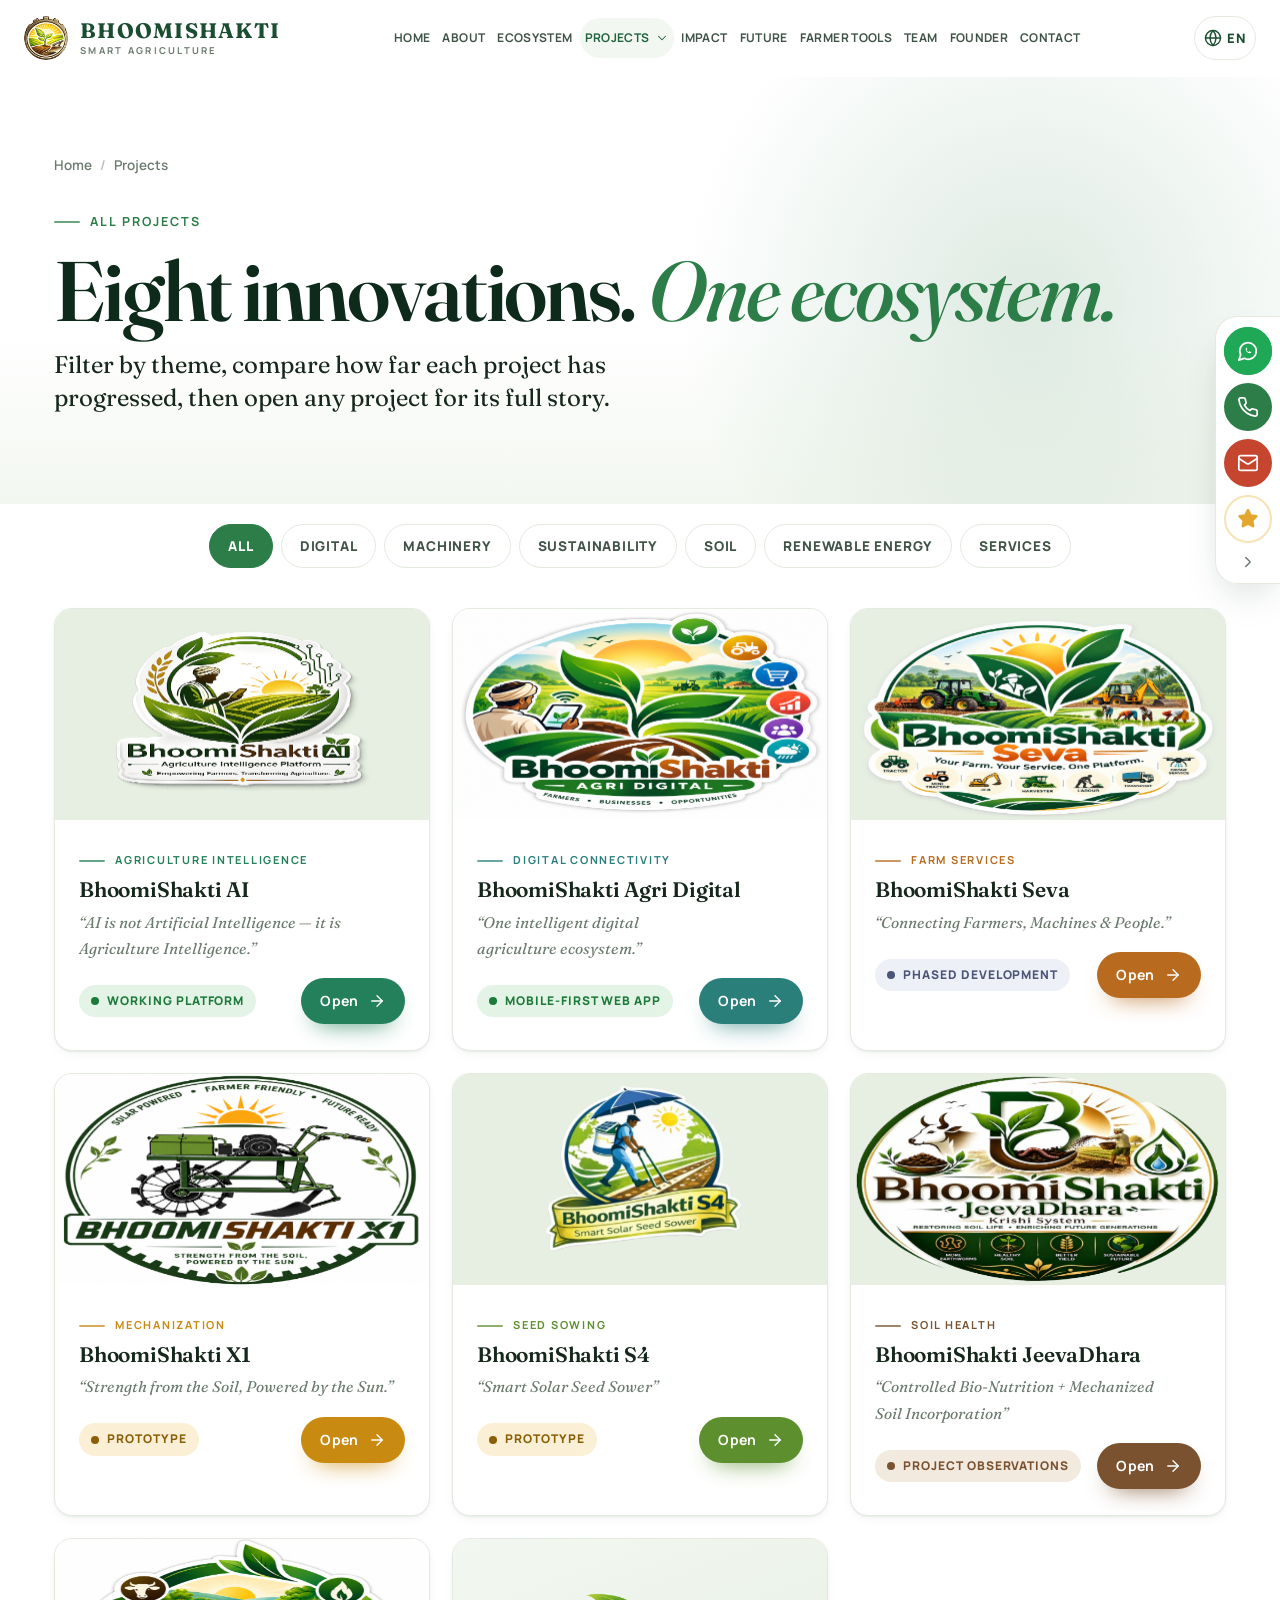
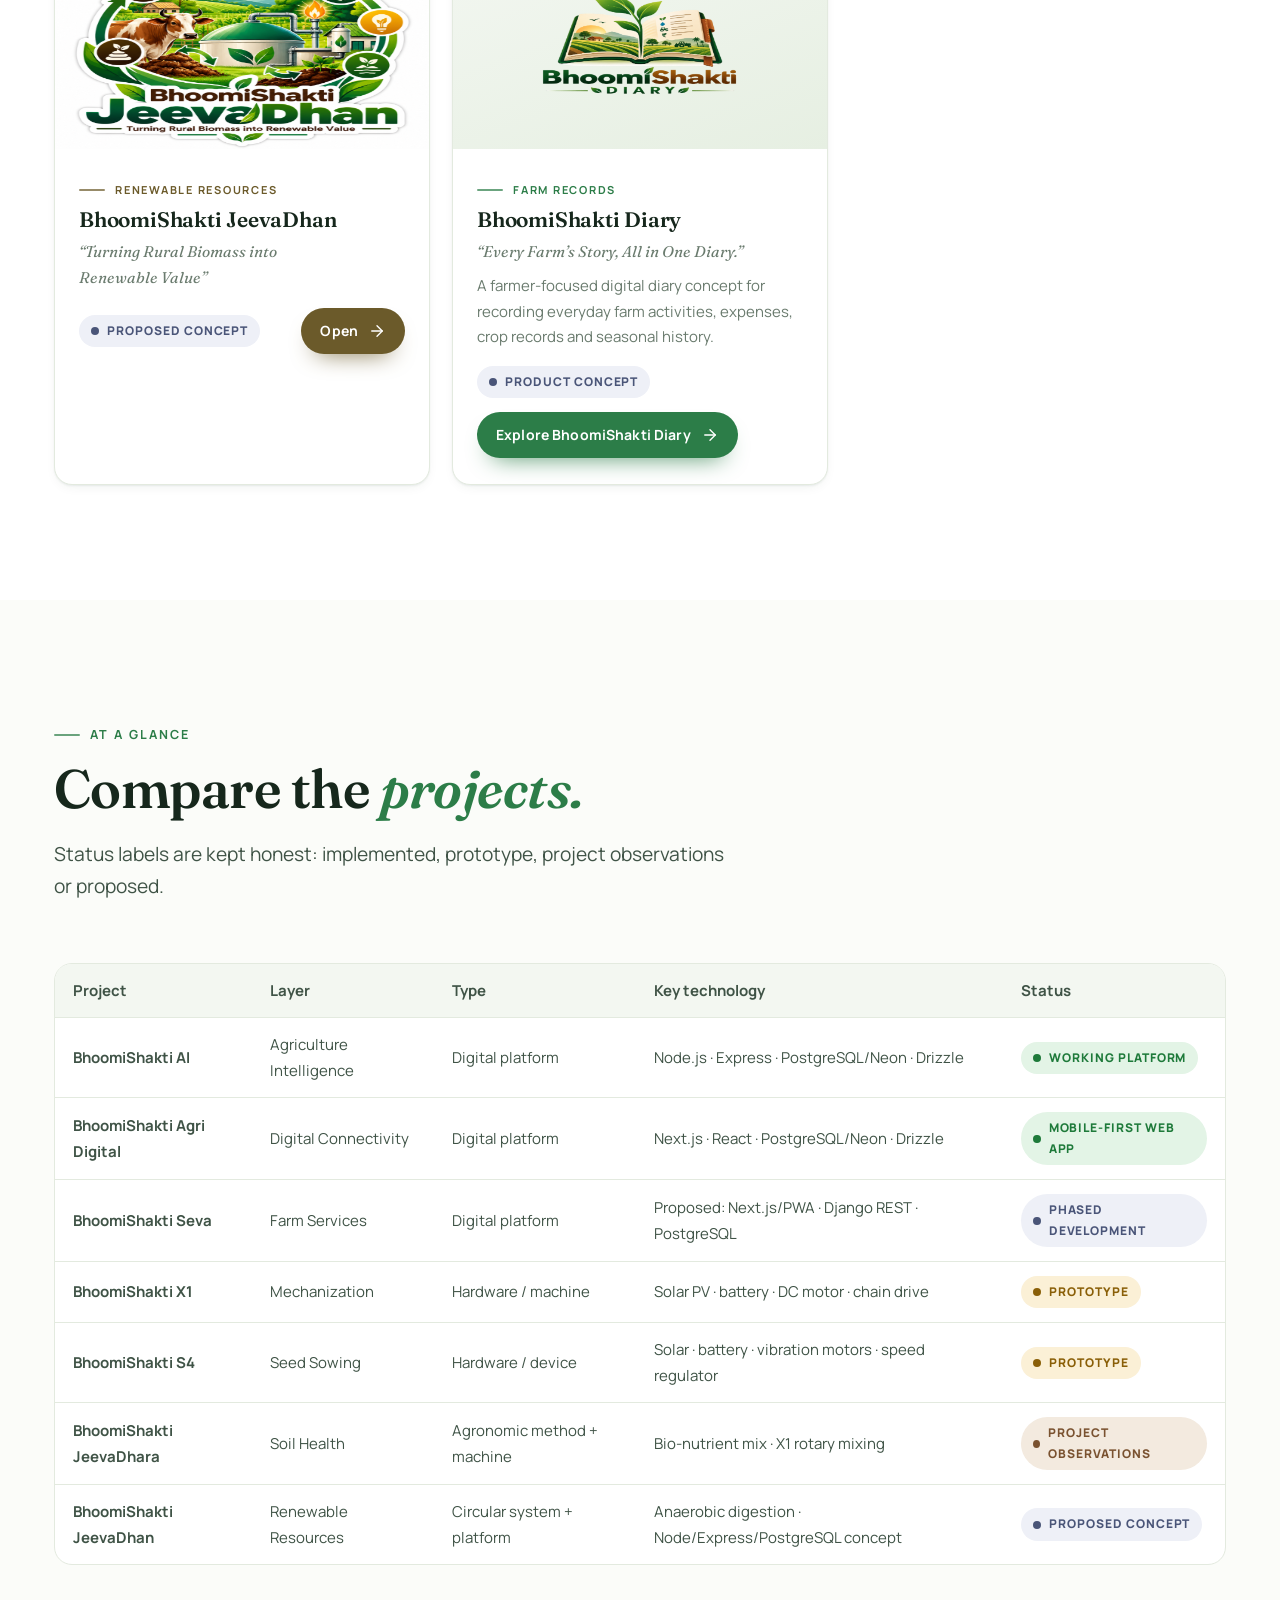
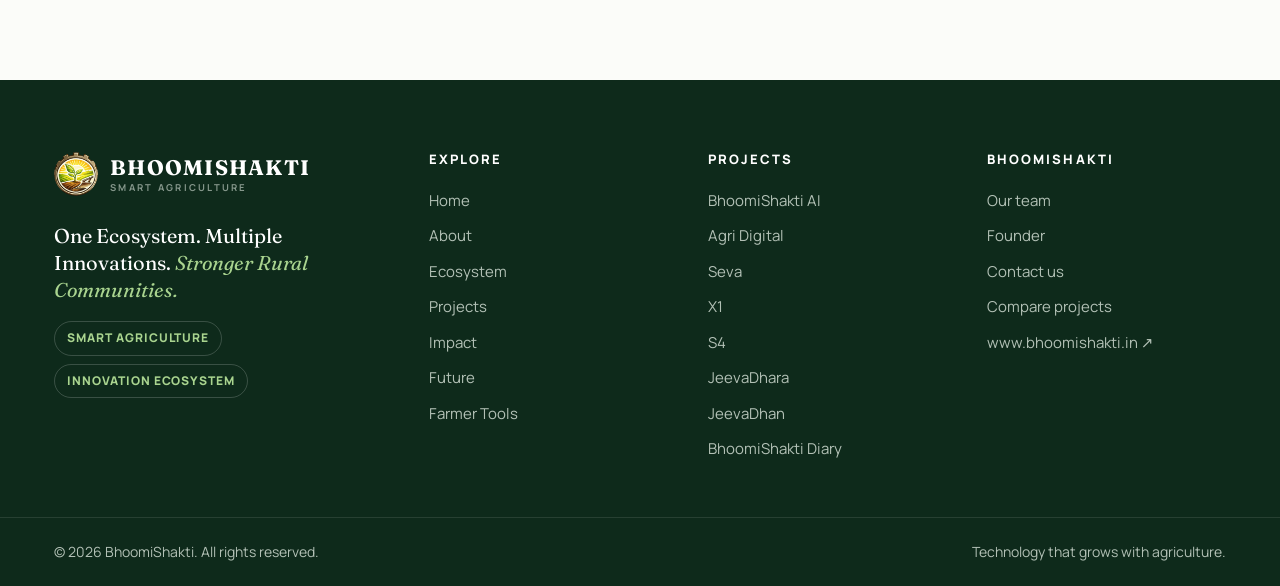
<file: projects.html>
<!DOCTYPE html>
<html lang="en" class="js-off">
<head>
  <!-- Google tag (gtag.js) -->
<script async src="https://www.googletagmanager.com/gtag/js?id=G-LCF8DMRQYF"></script>
<script>
  window.dataLayer = window.dataLayer || [];
  function gtag(){dataLayer.push(arguments);}
  gtag('js', new Date());

  gtag('config', 'G-LCF8DMRQYF');
</script>
<meta charset="UTF-8">
<meta name="viewport" content="width=device-width, initial-scale=1.0, viewport-fit=cover">
<title>BhoomiShakti Projects — All Eight Innovations</title>
<meta name="description" content="All eight BhoomiShakti projects: AI, Agri Digital, Seva, X1, S4, JeevaDhara, JeevaDhan and BhoomiShakti Diary — filter and compare.">
<link rel="canonical" href="https://www.bhoomishakti.in/projects.html">
<meta name="robots" content="index, follow">
<meta property="og:type" content="website">
<meta property="og:site_name" content="BhoomiShakti">
<meta property="og:title" content="BhoomiShakti Projects — All Eight Innovations">
<meta property="og:description" content="All eight BhoomiShakti projects: AI, Agri Digital, Seva, X1, S4, JeevaDhara, JeevaDhan and BhoomiShakti Diary — filter and compare.">
<meta property="og:url" content="https://www.bhoomishakti.in/projects.html">
<meta name="twitter:card" content="summary_large_image">
<meta name="twitter:title" content="BhoomiShakti Projects — All Eight Innovations">
<meta name="twitter:description" content="All eight BhoomiShakti projects: AI, Agri Digital, Seva, X1, S4, JeevaDhara, JeevaDhan and BhoomiShakti Diary — filter and compare.">
<meta name="theme-color" content="#FFFFFF">
<link rel="icon" type="image/png" href="assets/icons/favicon.png">
<link rel="preload" href="assets/fonts/fraunces.woff2" as="font" type="font/woff2" crossorigin>
<link rel="preload" href="assets/fonts/manrope.woff2" as="font" type="font/woff2" crossorigin>
<link rel="stylesheet" href="css/style.css">
</head>
<body class="">
<a class="skip-link" href="#main">Skip to content</a>
<svg xmlns="http://www.w3.org/2000/svg" style="display:none" aria-hidden="true"><defs><symbol id="i-linkedin" viewBox="0 0 24 24"><path d="M16 8a6 6 0 0 1 6 6v7h-4v-7a2 2 0 0 0-4 0v7h-4v-7a6 6 0 0 1 6-6Z"/><rect x="2" y="9" width="4" height="12"/><circle cx="4" cy="4" r="2"/></symbol><symbol id="i-github" viewBox="0 0 24 24"><path d="M15 22v-4a4.8 4.8 0 0 0-1-3.5c3 0 6-2 6-5.5.08-1.25-.27-2.48-1-3.5.28-1.15.28-2.35 0-3.5 0 0-1 0-3 1.5-2.64-.5-5.36-.5-8 0C6 2 5 2 5 2c-.3 1.15-.3 2.35 0 3.5A5.4 5.4 0 0 0 4 9c0 3.5 3 5.5 6 5.5-.39.49-.68 1.05-.85 1.65-.17.6-.22 1.23-.15 1.85v4"/><path d="M9 18c-4.51 2-5-2-7-2"/></symbol><symbol id="i-quote" viewBox="0 0 24 24"><path d="M3 21c3 0 7-1 7-8V5c0-1.25-.76-2.02-2-2H4c-1.25 0-2 .75-2 1.97V11c0 1.25.75 2 2 2 1 0 1 0 1 1v1c0 1-1 2-2 2s-1 .01-1 1.03V20c0 1 0 1 1 1z"/><path d="M15 21c3 0 7-1 7-8V5c0-1.25-.76-2.02-2-2h-4c-1.25 0-2 .75-2 1.97V11c0 1.25.75 2 2 2h.75c0 2.25.25 4-2.75 4v3c0 1 0 1 1 1z"/></symbol><symbol id="i-external" viewBox="0 0 24 24"><path d="M15 3h6v6"/><path d="M10 14 21 3"/><path d="M18 13v6a2 2 0 0 1-2 2H5a2 2 0 0 1-2-2V8a2 2 0 0 1 2-2h6"/></symbol><symbol id="i-user" viewBox="0 0 24 24"><circle cx="12" cy="8" r="5"/><path d="M20 21a8 8 0 0 0-16 0"/></symbol><symbol id="i-leaf" viewBox="0 0 24 24"><path d="M11 20A7 7 0 0 1 9.8 6.1C15.5 5 17 4.48 19 2c1 2 2 4.18 2 8 0 5.5-4.78 10-10 10Z"/><path d="M2 21c0-3 1.85-5.36 5.08-6C9.5 14.52 12 13 13 12"/></symbol><symbol id="i-sprout" viewBox="0 0 24 24"><path d="M7 20h10"/><path d="M10 20c5.5-2.5.8-6.4 3-10"/><path d="M9.5 9.4c1.1.8 1.8 2.2 2.3 3.7-2 .4-3.5.4-4.8-.3-1.2-.6-2.3-1.9-3-4.2 2.8-.5 4.4 0 5.5.8z"/><path d="M14.1 6a7 7 0 0 0-1.1 4c1.9-.1 3.3-.6 4.3-1.4 1-1 1.6-2.3 1.7-4.6-2.7.1-4 1-4.9 2z"/></symbol><symbol id="i-brain" viewBox="0 0 24 24"><path d="M12 5a3 3 0 1 0-5.997.125 4 4 0 0 0-2.526 5.77 4 4 0 0 0 .556 6.588A4 4 0 1 0 12 18Z"/><path d="M12 5a3 3 0 1 1 5.997.125 4 4 0 0 1 2.526 5.77 4 4 0 0 1-.556 6.588A4 4 0 1 1 12 18Z"/><path d="M12 5v13"/><path d="M9 13a4.5 4.5 0 0 0 3-4"/><path d="M15 13a4.5 4.5 0 0 1-3-4"/></symbol><symbol id="i-store" viewBox="0 0 24 24"><path d="M3 9 5 4h14l2 5"/><path d="M3 9h18v2a3 3 0 0 1-6 0 3 3 0 0 1-6 0 3 3 0 0 1-6 0Z"/><path d="M5 13v7h14v-7"/><path d="M10 20v-5h4v5"/></symbol><symbol id="i-tractor" viewBox="0 0 24 24"><path d="m10 11 11 .9a1 1 0 0 1 .8 1.1l-.665 4.158a1 1 0 0 1-.988.842H20"/><path d="M16 18h-5"/><path d="M18 5a1 1 0 0 0-1 1v5.573"/><path d="M3 4h8.129a1 1 0 0 1 .99.863L13 11.246"/><path d="M4 11V4"/><path d="M8 10.1V4"/><circle cx="18" cy="18" r="2"/><circle cx="7" cy="15" r="5"/><circle cx="7" cy="15" r="1"/></symbol><symbol id="i-sun" viewBox="0 0 24 24"><circle cx="12" cy="12" r="4"/><path d="M12 2v2"/><path d="M12 20v2"/><path d="m4.93 4.93 1.41 1.41"/><path d="m17.66 17.66 1.41 1.41"/><path d="M2 12h2"/><path d="M20 12h2"/><path d="m6.34 17.66-1.41 1.41"/><path d="m19.07 4.93-1.41 1.41"/></symbol><symbol id="i-seed" viewBox="0 0 24 24"><path d="M12 21c-4 0-7-3-7-7 0-5 7-11 7-11s7 6 7 11c0 4-3 7-7 7Z"/><path d="M12 21V11"/><path d="M12 15l-3-2"/></symbol><symbol id="i-worm" viewBox="0 0 24 24"><path d="M3 16c2-4 4-4 6 0s4 4 6 0 4-4 6 0"/><circle cx="20.5" cy="14.5" r=".6" fill="currentColor"/><path d="M3 10c1.5-2 3-2 4.5 0"/></symbol><symbol id="i-recycle" viewBox="0 0 24 24"><path d="M7 19H4.815a1.83 1.83 0 0 1-1.57-.881 1.785 1.785 0 0 1-.004-1.784L7.196 9.5"/><path d="M11 19h8.203a1.83 1.83 0 0 0 1.556-.89 1.784 1.784 0 0 0 0-1.775l-1.226-2.12"/><path d="m14 16-3 3 3 3"/><path d="M8.293 13.596 7.196 9.5 3.1 10.598"/><path d="m9.344 5.811 1.093-1.892A1.83 1.83 0 0 1 11.985 3a1.784 1.784 0 0 1 1.546.888l3.943 6.843"/><path d="m13.378 9.633 4.096 1.098 1.097-4.096"/></symbol><symbol id="i-arrow" viewBox="0 0 24 24"><path d="M5 12h14"/><path d="m12 5 7 7-7 7"/></symbol><symbol id="i-arrow-down" viewBox="0 0 24 24"><path d="M12 5v14"/><path d="m19 12-7 7-7-7"/></symbol><symbol id="i-chevron" viewBox="0 0 24 24"><path d="m6 9 6 6 6-6"/></symbol><symbol id="i-chevron-left" viewBox="0 0 24 24"><path d="m15 18-6-6 6-6"/></symbol><symbol id="i-chevron-right" viewBox="0 0 24 24"><path d="m9 18 6-6-6-6"/></symbol><symbol id="i-up" viewBox="0 0 24 24"><path d="m18 15-6-6-6 6"/></symbol><symbol id="i-menu" viewBox="0 0 24 24"><path d="M4 6h16"/><path d="M4 12h16"/><path d="M4 18h16"/></symbol><symbol id="i-close" viewBox="0 0 24 24"><path d="M18 6 6 18"/><path d="m6 6 12 12"/></symbol><symbol id="i-plus" viewBox="0 0 24 24"><path d="M5 12h14"/><path d="M12 5v14"/></symbol><symbol id="i-check" viewBox="0 0 24 24"><path d="M20 6 9 17l-5-5"/></symbol><symbol id="i-users" viewBox="0 0 24 24"><path d="M16 21v-2a4 4 0 0 0-4-4H6a4 4 0 0 0-4 4v2"/><circle cx="9" cy="7" r="4"/><path d="M22 21v-2a4 4 0 0 0-3-3.87"/><path d="M16 3.13a4 4 0 0 1 0 7.75"/></symbol><symbol id="i-user-search" viewBox="0 0 24 24"><circle cx="10" cy="7" r="4"/><path d="M10.3 15H7a4 4 0 0 0-4 4v2"/><circle cx="17" cy="17" r="3"/><path d="m21 21-1.9-1.9"/></symbol><symbol id="i-search" viewBox="0 0 24 24"><circle cx="11" cy="11" r="8"/><path d="m21 21-4.3-4.3"/></symbol><symbol id="i-pin" viewBox="0 0 24 24"><path d="M20 10c0 5-5.5 10.2-7.4 11.8a1 1 0 0 1-1.2 0C9.5 20.2 4 15 4 10a8 8 0 0 1 16 0"/><circle cx="12" cy="10" r="3"/></symbol><symbol id="i-message" viewBox="0 0 24 24"><path d="M14 9a2 2 0 0 1-2 2H6l-4 4V4a2 2 0 0 1 2-2h8a2 2 0 0 1 2 2z"/><path d="M18 9h2a2 2 0 0 1 2 2v11l-4-4h-6a2 2 0 0 1-2-2v-1"/></symbol><symbol id="i-package" viewBox="0 0 24 24"><path d="m16 16 2 2 4-4"/><path d="M21 10V8a2 2 0 0 0-1-1.73l-7-4a2 2 0 0 0-2 0l-7 4A2 2 0 0 0 3 8v8a2 2 0 0 0 1 1.73l7 4a2 2 0 0 0 2 0l2-1.14"/><path d="m7.5 4.27 9 5.15"/><path d="M3.29 7 12 12l8.71-5"/><path d="M12 22V12"/></symbol><symbol id="i-megaphone" viewBox="0 0 24 24"><path d="m3 11 18-5v12L3 14v-3z"/><path d="M11.6 16.8a3 3 0 1 1-5.8-1.6"/></symbol><symbol id="i-cloud" viewBox="0 0 24 24"><path d="M12 2v2"/><path d="m4.93 4.93 1.41 1.41"/><path d="M20 12h2"/><path d="m19.07 4.93-1.41 1.41"/><path d="M15.947 12.65a4 4 0 0 0-5.925-4.128"/><path d="M13 22H7a5 5 0 1 1 4.9-6H13a3 3 0 0 1 0 6Z"/></symbol><symbol id="i-landmark" viewBox="0 0 24 24"><path d="M3 22h18"/><path d="M6 18v-7"/><path d="M10 18v-7"/><path d="M14 18v-7"/><path d="M18 18v-7"/><path d="M12 2 20 7H4z"/></symbol><symbol id="i-rupee" viewBox="0 0 24 24"><path d="M6 3h12"/><path d="M6 8h12"/><path d="m6 13 8.5 8"/><path d="M6 13h3"/><path d="M9 13c6.667 0 6.667-10 0-10"/></symbol><symbol id="i-calendar" viewBox="0 0 24 24"><rect width="18" height="18" x="3" y="4" rx="2"/><path d="M16 2v4"/><path d="M8 2v4"/><path d="M3 10h18"/><path d="M8 14h.01"/><path d="M12 14h.01"/><path d="M16 14h.01"/><path d="M8 18h.01"/><path d="M12 18h.01"/></symbol><symbol id="i-microscope" viewBox="0 0 24 24"><path d="M6 18h8"/><path d="M3 22h18"/><path d="M14 22a7 7 0 1 0 0-14h-1"/><path d="M9 14h2"/><path d="M9 12a2 2 0 0 1-2-2V6h6v4a2 2 0 0 1-2 2Z"/><path d="M12 6V3a1 1 0 0 0-1-1H9a1 1 0 0 0-1 1v3"/></symbol><symbol id="i-handshake" viewBox="0 0 24 24"><path d="m11 17 2 2a1 1 0 1 0 3-3"/><path d="m14 14 2.5 2.5a1 1 0 1 0 3-3l-3.88-3.88a3 3 0 0 0-4.24 0l-.88.88a1 1 0 1 1-3-3l2.81-2.81a5.79 5.79 0 0 1 7.06-.87l.47.28a2 2 0 0 0 1.42.25L21 4"/><path d="m21 3 1 11h-2"/><path d="M3 3 2 14l6.5 6.5a1 1 0 1 0 3-3"/><path d="M3 4h8"/></symbol><symbol id="i-shield" viewBox="0 0 24 24"><path d="M20 13c0 5-3.5 7.5-7.66 8.95a1 1 0 0 1-.67-.01C7.5 20.5 4 18 4 13V6a1 1 0 0 1 1-1c2 0 4.5-1.2 6.24-2.72a1.17 1.17 0 0 1 1.52 0C14.51 3.81 17 5 19 5a1 1 0 0 1 1 1z"/><path d="m9 12 2 2 4-4"/></symbol><symbol id="i-eye-off" viewBox="0 0 24 24"><path d="M10.733 5.076a10.744 10.744 0 0 1 11.205 6.575 1 1 0 0 1 0 .696 10.747 10.747 0 0 1-1.444 2.49"/><path d="M14.084 14.158a3 3 0 0 1-4.242-4.242"/><path d="M17.479 17.499a10.75 10.75 0 0 1-15.417-5.151 1 1 0 0 1 0-.696 10.75 10.75 0 0 1 4.446-5.143"/><path d="m2 2 20 20"/></symbol><symbol id="i-layers" viewBox="0 0 24 24"><path d="m12.83 2.18a2 2 0 0 0-1.66 0L2.6 6.08a1 1 0 0 0 0 1.83l8.58 3.91a2 2 0 0 0 1.66 0l8.58-3.9a1 1 0 0 0 0-1.83Z"/><path d="m22 17.65-9.17 4.16a2 2 0 0 1-1.66 0L2 17.65"/><path d="m22 12.65-9.17 4.16a2 2 0 0 1-1.66 0L2 12.65"/></symbol><symbol id="i-network" viewBox="0 0 24 24"><rect x="16" y="16" width="6" height="6" rx="1"/><rect x="2" y="16" width="6" height="6" rx="1"/><rect x="9" y="2" width="6" height="6" rx="1"/><path d="M5 16v-3a1 1 0 0 1 1-1h12a1 1 0 0 1 1 1v3"/><path d="M12 12V8"/></symbol><symbol id="i-globe" viewBox="0 0 24 24"><circle cx="12" cy="12" r="10"/><path d="M12 2a14.5 14.5 0 0 0 0 20 14.5 14.5 0 0 0 0-20"/><path d="M2 12h20"/></symbol><symbol id="i-server" viewBox="0 0 24 24"><rect width="20" height="8" x="2" y="2" rx="2"/><rect width="20" height="8" x="2" y="14" rx="2"/><path d="M6 6h.01"/><path d="M6 18h.01"/></symbol><symbol id="i-database" viewBox="0 0 24 24"><ellipse cx="12" cy="5" rx="9" ry="3"/><path d="M3 5v14a9 3 0 0 0 18 0V5"/><path d="M3 12a9 3 0 0 0 18 0"/></symbol><symbol id="i-code" viewBox="0 0 24 24"><path d="m16 18 6-6-6-6"/><path d="m8 6-6 6 6 6"/></symbol><symbol id="i-battery" viewBox="0 0 24 24"><rect x="2" y="7" width="16" height="10" rx="2"/><path d="M22 11v2"/><path d="M6 11v2"/><path d="M10 11v2"/></symbol><symbol id="i-zap" viewBox="0 0 24 24"><path d="M4 14a1 1 0 0 1-.78-1.63l9.9-10.2a.5.5 0 0 1 .86.46l-1.92 6.02A1 1 0 0 0 13 10h7a1 1 0 0 1 .78 1.63l-9.9 10.2a.5.5 0 0 1-.86-.46l1.92-6.02A1 1 0 0 0 11 14z"/></symbol><symbol id="i-cog" viewBox="0 0 24 24"><path d="M12.22 2h-.44a2 2 0 0 0-2 2v.18a2 2 0 0 1-1 1.73l-.43.25a2 2 0 0 1-2 0l-.15-.08a2 2 0 0 0-2.73.73l-.22.38a2 2 0 0 0 .73 2.73l.15.1a2 2 0 0 1 1 1.72v.51a2 2 0 0 1-1 1.74l-.15.09a2 2 0 0 0-.73 2.73l.22.38a2 2 0 0 0 2.73.73l.15-.08a2 2 0 0 1 2 0l.43.25a2 2 0 0 1 1 1.73V20a2 2 0 0 0 2 2h.44a2 2 0 0 0 2-2v-.18a2 2 0 0 1 1-1.73l.43-.25a2 2 0 0 1 2 0l.15.08a2 2 0 0 0 2.73-.73l.22-.39a2 2 0 0 0-.73-2.73l-.15-.08a2 2 0 0 1-1-1.74v-.5a2 2 0 0 1 1-1.74l.15-.09a2 2 0 0 0 .73-2.73l-.22-.38a2 2 0 0 0-2.73-.73l-.15.08a2 2 0 0 1-2 0l-.43-.25a2 2 0 0 1-1-1.73V4a2 2 0 0 0-2-2z"/><circle cx="12" cy="12" r="3"/></symbol><symbol id="i-wheel" viewBox="0 0 24 24"><circle cx="12" cy="12" r="9"/><circle cx="12" cy="12" r="2"/><path d="M12 3v7"/><path d="M12 14v7"/><path d="M3 12h7"/><path d="M14 12h7"/></symbol><symbol id="i-chain" viewBox="0 0 24 24"><path d="M9 17H7A5 5 0 0 1 7 7h2"/><path d="M15 7h2a5 5 0 1 1 0 10h-2"/><path d="M8 12h8"/></symbol><symbol id="i-blade" viewBox="0 0 24 24"><path d="M4 20 14 8l6-4-2 7-12 11"/><path d="M4 20h7"/></symbol><symbol id="i-panel" viewBox="0 0 24 24"><rect x="3" y="4" width="18" height="11" rx="1"/><path d="M3 9.5h18"/><path d="M9 4v11"/><path d="M15 4v11"/><path d="M12 15v5"/><path d="M8 20h8"/></symbol><symbol id="i-umbrella" viewBox="0 0 24 24"><path d="M22 12a10.06 10.06 0 0 0-20 0Z"/><path d="M12 12v8a2 2 0 0 0 4 0"/><path d="M12 2v1"/></symbol><symbol id="i-backpack" viewBox="0 0 24 24"><path d="M4 10a4 4 0 0 1 4-4h8a4 4 0 0 1 4 4v10a2 2 0 0 1-2 2H6a2 2 0 0 1-2-2Z"/><path d="M8 10h8"/><path d="M8 18h8"/><path d="M8 22v-6a2 2 0 0 1 2-2h4a2 2 0 0 1 2 2v6"/><path d="M9 6V4a2 2 0 0 1 2-2h2a2 2 0 0 1 2 2v2"/></symbol><symbol id="i-sliders" viewBox="0 0 24 24"><path d="M4 21v-7"/><path d="M4 10V3"/><path d="M12 21v-9"/><path d="M12 8V3"/><path d="M20 21v-5"/><path d="M20 12V3"/><path d="M2 14h4"/><path d="M10 8h4"/><path d="M18 16h4"/></symbol><symbol id="i-pipes" viewBox="0 0 24 24"><path d="M12 3v7"/><path d="M12 10 6 16v5"/><path d="m12 10 6 6v5"/></symbol><symbol id="i-vibrate" viewBox="0 0 24 24"><path d="m2 8 2 2-2 2 2 2-2 2"/><path d="m22 8-2 2 2 2-2 2 2 2"/><rect width="8" height="14" x="8" y="5" rx="1"/></symbol><symbol id="i-droplet" viewBox="0 0 24 24"><path d="M12 22a7 7 0 0 0 7-7c0-2-1-3.9-3-5.5s-3.5-4-4-6.5c-.5 2.5-2 4.9-4 6.5C6 11.1 5 13 5 15a7 7 0 0 0 7 7z"/></symbol><symbol id="i-flask" viewBox="0 0 24 24"><path d="M10 2v7.527a2 2 0 0 1-.211.896L4.72 20.55a1 1 0 0 0 .9 1.45h12.76a1 1 0 0 0 .9-1.45l-5.069-10.127A2 2 0 0 1 14 9.527V2"/><path d="M8.5 2h7"/><path d="M7 16h10"/></symbol><symbol id="i-factory" viewBox="0 0 24 24"><path d="M2 20a2 2 0 0 0 2 2h16a2 2 0 0 0 2-2V8l-7 5V8l-7 5V4a2 2 0 0 0-2-2H4a2 2 0 0 0-2 2Z"/><path d="M17 18h1"/><path d="M12 18h1"/><path d="M7 18h1"/></symbol><symbol id="i-flame" viewBox="0 0 24 24"><path d="M8.5 14.5A2.5 2.5 0 0 0 11 12c0-1.38-.5-2-1-3-1.072-2.143-.224-4.054 2-6 .5 2.5 2 4.9 4 6.5 2 1.6 3 3.5 3 5.5a7 7 0 1 1-14 0c0-1.153.433-2.294 1-3a2.5 2.5 0 0 0 2.5 2.5z"/></symbol><symbol id="i-cow" viewBox="0 0 24 24"><path d="M5 9c-1.5 0-3-1-3-3 2 0 3 .5 4 1.5"/><path d="M19 9c1.5 0 3-1 3-3-2 0-3 .5-4 1.5"/><path d="M6 8.5C6 6 8.5 4 12 4s6 2 6 4.5V14a6 6 0 0 1-12 0Z"/><ellipse cx="12" cy="15.5" rx="3.5" ry="2.5"/><path d="M10.5 15.5h.01"/><path d="M13.5 15.5h.01"/><path d="M9 10h.01"/><path d="M15 10h.01"/></symbol><symbol id="i-truck" viewBox="0 0 24 24"><path d="M14 18V6a2 2 0 0 0-2-2H4a2 2 0 0 0-2 2v11a1 1 0 0 0 1 1h2"/><path d="M15 18H9"/><path d="M19 18h2a1 1 0 0 0 1-1v-3.65a1 1 0 0 0-.22-.624l-3.48-4.35A1 1 0 0 0 17.52 8H14"/><circle cx="17" cy="18" r="2"/><circle cx="7" cy="18" r="2"/></symbol><symbol id="i-drone" viewBox="0 0 24 24"><circle cx="5" cy="5" r="2.5"/><circle cx="19" cy="5" r="2.5"/><circle cx="5" cy="19" r="2.5"/><circle cx="19" cy="19" r="2.5"/><path d="M7 7l3 3"/><path d="m17 7-3 3"/><path d="m7 17 3-3"/><path d="m17 17-3-3"/><rect x="10" y="10" width="4" height="4" rx="1"/></symbol><symbol id="i-digger" viewBox="0 0 24 24"><path d="M2 18h12"/><circle cx="4.5" cy="18" r="2.5"/><circle cx="11.5" cy="18" r="2.5"/><path d="M3 15V11h6l2 4"/><path d="M9 11 14 5l5 3-2 4h-3"/><path d="M19 8v5"/></symbol><symbol id="i-water" viewBox="0 0 24 24"><path d="M2 6c.6.5 1.2 1 2.5 1C7 7 7 5 9.5 5c2.6 0 2.4 2 5 2 2.5 0 2.5-2 5-2 1.3 0 1.9.5 2.5 1"/><path d="M2 12c.6.5 1.2 1 2.5 1 2.5 0 2.5-2 5-2 2.6 0 2.4 2 5 2 2.5 0 2.5-2 5-2 1.3 0 1.9.5 2.5 1"/><path d="M2 18c.6.5 1.2 1 2.5 1 2.5 0 2.5-2 5-2 2.6 0 2.4 2 5 2 2.5 0 2.5-2 5-2 1.3 0 1.9.5 2.5 1"/></symbol><symbol id="i-phone" viewBox="0 0 24 24"><rect width="14" height="20" x="5" y="2" rx="2"/><path d="M12 18h.01"/></symbol><symbol id="i-star" viewBox="0 0 24 24"><path d="M11.525 2.295a.53.53 0 0 1 .95 0l2.31 4.679a2.12 2.12 0 0 0 1.595 1.16l5.166.756a.53.53 0 0 1 .294.904l-3.736 3.638a2.12 2.12 0 0 0-.611 1.878l.882 5.14a.53.53 0 0 1-.771.56l-4.618-2.428a2.12 2.12 0 0 0-1.973 0L6.396 21.01a.53.53 0 0 1-.77-.56l.881-5.139a2.12 2.12 0 0 0-.611-1.879L2.16 9.795a.53.53 0 0 1 .294-.906l5.165-.755a2.12 2.12 0 0 0 1.597-1.16z"/></symbol><symbol id="i-info" viewBox="0 0 24 24"><circle cx="12" cy="12" r="10"/><path d="M12 16v-4"/><path d="M12 8h.01"/></symbol><symbol id="i-mic" viewBox="0 0 24 24"><path d="M12 2a3 3 0 0 0-3 3v7a3 3 0 0 0 6 0V5a3 3 0 0 0-3-3Z"/><path d="M19 10v2a7 7 0 0 1-14 0v-2"/><path d="M12 19v3"/></symbol><symbol id="i-languages" viewBox="0 0 24 24"><path d="m5 8 6 6"/><path d="m4 14 6-6 2-3"/><path d="M2 5h12"/><path d="M7 2h1"/><path d="m22 22-5-10-5 10"/><path d="M14 18h6"/></symbol><symbol id="i-satellite" viewBox="0 0 24 24"><path d="M13 7 9 3 5 7l4 4"/><path d="m17 11 4 4-4 4-4-4"/><path d="m8 12 4 4 6-6-4-4Z"/><path d="m16 8 3-3"/><path d="M9 21a6 6 0 0 0-6-6"/></symbol><symbol id="i-chart" viewBox="0 0 24 24"><path d="M3 3v16a2 2 0 0 0 2 2h16"/><path d="m19 9-5 5-4-4-3 3"/></symbol><symbol id="i-wallet" viewBox="0 0 24 24"><path d="M19 7V4a1 1 0 0 0-1-1H5a2 2 0 0 0 0 4h15a1 1 0 0 1 1 1v4h-3a2 2 0 0 0 0 4h3a1 1 0 0 0 1-1v-2a1 1 0 0 0-1-1"/><path d="M3 5v14a2 2 0 0 0 2 2h15a1 1 0 0 0 1-1v-4"/></symbol><symbol id="i-rocket" viewBox="0 0 24 24"><path d="M4.5 16.5c-1.5 1.26-2 5-2 5s3.74-.5 5-2c.71-.84.7-2.13-.09-2.91a2.18 2.18 0 0 0-2.91-.09z"/><path d="m12 15-3-3a22 22 0 0 1 2-3.95A12.88 12.88 0 0 1 22 2c0 2.72-.78 7.5-6 11a22.35 22.35 0 0 1-4 2z"/><path d="M9 12H4s.55-3.03 2-4c1.62-1.08 5 0 5 0"/><path d="M12 15v5s3.03-.55 4-2c1.08-1.62 0-5 0-5"/></symbol><symbol id="i-building" viewBox="0 0 24 24"><path d="M6 22V4a2 2 0 0 1 2-2h8a2 2 0 0 1 2 2v18Z"/><path d="M6 12H4a2 2 0 0 0-2 2v6a2 2 0 0 0 2 2h2"/><path d="M18 9h2a2 2 0 0 1 2 2v9a2 2 0 0 1-2 2h-2"/><path d="M10 6h4"/><path d="M10 10h4"/><path d="M10 14h4"/><path d="M10 18h4"/></symbol><symbol id="i-target" viewBox="0 0 24 24"><circle cx="12" cy="12" r="10"/><circle cx="12" cy="12" r="6"/><circle cx="12" cy="12" r="2"/></symbol><symbol id="i-badge" viewBox="0 0 24 24"><path d="M3.85 8.62a4 4 0 0 1 4.78-4.77 4 4 0 0 1 6.74 0 4 4 0 0 1 4.78 4.78 4 4 0 0 1 0 6.74 4 4 0 0 1-4.77 4.78 4 4 0 0 1-6.75 0 4 4 0 0 1-4.78-4.77 4 4 0 0 1 0-6.76Z"/><path d="m9 12 2 2 4-4"/></symbol><symbol id="i-clock" viewBox="0 0 24 24"><circle cx="12" cy="12" r="10"/><path d="M12 6v6l4 2"/></symbol><symbol id="i-activity" viewBox="0 0 24 24"><path d="M22 12h-2.48a2 2 0 0 0-1.93 1.46l-2.35 8.36a.25.25 0 0 1-.48 0L9.24 2.18a.25.25 0 0 0-.48 0l-2.35 8.36A2 2 0 0 1 4.49 12H2"/></symbol><symbol id="i-wifi" viewBox="0 0 24 24"><path d="M12 20h.01"/><path d="M2 8.82a15 15 0 0 1 20 0"/><path d="M5 12.859a10 10 0 0 1 14 0"/><path d="M8.5 16.429a5 5 0 0 1 7 0"/></symbol><symbol id="i-compass" viewBox="0 0 24 24"><circle cx="12" cy="12" r="10"/><path d="m16.24 7.76-1.804 5.411a2 2 0 0 1-1.265 1.265L7.76 16.24l1.804-5.411a2 2 0 0 1 1.265-1.265z"/></symbol><symbol id="i-sparkles" viewBox="0 0 24 24"><path d="M9.937 15.5A2 2 0 0 0 8.5 14.063l-6.135-1.582a.5.5 0 0 1 0-.962L8.5 9.936A2 2 0 0 0 9.937 8.5l1.582-6.135a.5.5 0 0 1 .963 0L14.063 8.5A2 2 0 0 0 15.5 9.937l6.135 1.581a.5.5 0 0 1 0 .964L15.5 14.063a2 2 0 0 0-1.437 1.437l-1.582 6.135a.5.5 0 0 1-.963 0z"/></symbol><symbol id="i-book" viewBox="0 0 24 24"><path d="M12 7v14"/><path d="M3 18a1 1 0 0 1-1-1V4a1 1 0 0 1 1-1h5a4 4 0 0 1 4 4 4 4 0 0 1 4-4h5a1 1 0 0 1 1 1v13a1 1 0 0 1-1 1h-6a3 3 0 0 0-3 3 3 3 0 0 0-3-3z"/></symbol><symbol id="i-scale" viewBox="0 0 24 24"><path d="m16 16 3-8 3 8c-.87.65-1.92 1-3 1s-2.13-.35-3-1Z"/><path d="m2 16 3-8 3 8c-.87.65-1.92 1-3 1s-2.13-.35-3-1Z"/><path d="M7 21h10"/><path d="M12 3v18"/><path d="M3 7h2c2 0 5-1 7-2 2 1 5 2 7 2h2"/></symbol><symbol id="i-help" viewBox="0 0 24 24"><circle cx="12" cy="12" r="10"/><path d="M9.09 9a3 3 0 0 1 5.83 1c0 2-3 3-3 3"/><path d="M12 17h.01"/></symbol><symbol id="i-thumbs" viewBox="0 0 24 24"><path d="M7 10v12"/><path d="M15 5.88 14 10h5.83a2 2 0 0 1 1.92 2.56l-2.33 8A2 2 0 0 1 17.5 22H4a2 2 0 0 1-2-2v-8a2 2 0 0 1 2-2h2.76a2 2 0 0 0 1.79-1.11L12 2a3.13 3.13 0 0 1 3 3.88Z"/></symbol><symbol id="i-mountain" viewBox="0 0 24 24"><path d="m8 3 4 8 5-5 5 15H2L8 3z"/></symbol><symbol id="i-repeat" viewBox="0 0 24 24"><path d="m17 2 4 4-4 4"/><path d="M3 11v-1a4 4 0 0 1 4-4h14"/><path d="m7 22-4-4 4-4"/><path d="M21 13v1a4 4 0 0 1-4 4H3"/></symbol><symbol id="i-clipboard" viewBox="0 0 24 24"><rect width="8" height="4" x="8" y="2" rx="1" ry="1"/><path d="M16 4h2a2 2 0 0 1 2 2v14a2 2 0 0 1-2 2H6a2 2 0 0 1-2-2V6a2 2 0 0 1 2-2h2"/><path d="M12 11h4"/><path d="M12 16h4"/><path d="M8 11h.01"/><path d="M8 16h.01"/></symbol><symbol id="i-lock" viewBox="0 0 24 24"><rect width="18" height="11" x="3" y="11" rx="2" ry="2"/><path d="M7 11V7a5 5 0 0 1 10 0v4"/></symbol><symbol id="i-test" viewBox="0 0 24 24"><path d="M9 2v17.5A2.5 2.5 0 0 1 6.5 22A2.5 2.5 0 0 1 4 19.5V2"/><path d="M20 2v17.5a2.5 2.5 0 0 1-2.5 2.5a2.5 2.5 0 0 1-2.5-2.5V2"/><path d="M3 2h7"/><path d="M14 2h7"/><path d="M9 16H4"/><path d="M20 16h-5"/></symbol><symbol id="i-wrench" viewBox="0 0 24 24"><path d="M14.7 6.3a1 1 0 0 0 0 1.4l1.6 1.6a1 1 0 0 0 1.4 0l3.77-3.77a6 6 0 0 1-7.94 7.94l-6.91 6.91a2.12 2.12 0 0 1-3-3l6.91-6.91a6 6 0 0 1 7.94-7.94l-3.76 3.76z"/></symbol><symbol id="i-hammer" viewBox="0 0 24 24"><path d="m15 12-8.373 8.373a1 1 0 1 1-3-3L12 9"/><path d="m18 15 4-4"/><path d="m21.5 11.5-1.914-1.914A2 2 0 0 1 19 8.172V7l-2.26-2.26a6 6 0 0 0-4.202-1.756L9 2.96l.92.82A6.18 6.18 0 0 1 12 8.4V10l2 2h1.172a2 2 0 0 1 1.414.586L18.5 14.5"/></symbol><symbol id="i-heart" viewBox="0 0 24 24"><path d="M19 14c1.49-1.46 3-3.21 3-5.5A5.5 5.5 0 0 0 16.5 3c-1.76 0-3 .5-4.5 2-1.5-1.5-2.74-2-4.5-2A5.5 5.5 0 0 0 2 8.5c0 2.3 1.5 4.05 3 5.5l7 7Z"/></symbol><symbol id="i-wind" viewBox="0 0 24 24"><path d="M12.8 19.6A2 2 0 1 0 14 16H2"/><path d="M17.5 8a2.5 2.5 0 1 1 2 4H2"/><path d="M9.8 4.4A2 2 0 1 1 11 8H2"/></symbol><symbol id="i-microbe" viewBox="0 0 24 24"><circle cx="12" cy="12" r="5"/><path d="M12 7V3"/><path d="M12 21v-4"/><path d="M7 12H3"/><path d="M21 12h-4"/><path d="m8.5 8.5-2.8-2.8"/><path d="m18.3 18.3-2.8-2.8"/><path d="m15.5 8.5 2.8-2.8"/><path d="m5.7 18.3 2.8-2.8"/></symbol><symbol id="i-plant" viewBox="0 0 24 24"><path d="M12 22V12"/><path d="M12 12C12 7 8 5 3 5c0 5 3 7 9 7Z"/><path d="M12 14c0-4 3-6 8-6 0 4-3 6-8 6Z"/></symbol><symbol id="i-mail" viewBox="0 0 24 24"><rect width="20" height="16" x="2" y="4" rx="2"/><path d="m22 7-8.97 5.7a1.94 1.94 0 0 1-2.06 0L2 7"/></symbol></defs></svg>

<header class="site-header">
  <nav class="container nav" aria-label="Main">
    <a class="brand" href="index.html" aria-label="BhoomiShakti home">
      <!-- IMAGE: BhoomiShakti logo emblem (navigation).
      Use the official circular BhoomiShakti emblem (gear, sprout, sun, field) as a transparent PNG or SVG.
      Purpose: brand recognition on every page. -->
      <img src="assets/images/bhoomishakti-logo.png" alt="BhoomiShakti emblem" width="44" height="44">
      <span class="brand-word">BHOOMISHAKTI<small>SMART AGRICULTURE</small></span>
    </a>
    <ul class="nav-links">
      <li><a class="nav-link" href="index.html#home">Home</a></li>
      <li><a class="nav-link" href="index.html#about">About</a></li>
      <li><a class="nav-link" href="index.html#ecosystem">Ecosystem</a></li>
      <li class="dropdown">
        <button class="nav-link active" type="button" aria-expanded="false" aria-haspopup="true">Projects <svg class="ico caret" aria-hidden="true"><use href="#i-chevron"></use></svg></button>
        <div class="dropdown-menu" role="menu">
          <a href="ai.html"><span class="dm-dot"><svg class="ico" aria-hidden="true"><use href="#i-brain"></use></svg></span><span><b>BhoomiShakti AI</b><span class="dm-sub">Agriculture intelligence & procurement</span></span></a><a href="agri-digital.html"><span class="dm-dot"><svg class="ico" aria-hidden="true"><use href="#i-store"></use></svg></span><span><b>BhoomiShakti Agri Digital</b><span class="dm-sub">Farmers ↔ businesses, products & services</span></span></a><a href="seva.html"><span class="dm-dot"><svg class="ico" aria-hidden="true"><use href="#i-tractor"></use></svg></span><span><b>BhoomiShakti Seva</b><span class="dm-sub">Machinery, labour & transport booking</span></span></a><a href="x1.html"><span class="dm-dot"><svg class="ico" aria-hidden="true"><use href="#i-sun"></use></svg></span><span><b>BhoomiShakti X1</b><span class="dm-sub">Solar-assisted ploughing machine</span></span></a><a href="s4.html"><span class="dm-dot"><svg class="ico" aria-hidden="true"><use href="#i-seed"></use></svg></span><span><b>BhoomiShakti S4</b><span class="dm-sub">Portable solar seed sower</span></span></a><a href="jeevadhara.html"><span class="dm-dot"><svg class="ico" aria-hidden="true"><use href="#i-worm"></use></svg></span><span><b>BhoomiShakti JeevaDhara</b><span class="dm-sub">Bio-nutrients & soil mixing</span></span></a><a href="jeevadhan.html"><span class="dm-dot"><svg class="ico" aria-hidden="true"><use href="#i-recycle"></use></svg></span><span><b>BhoomiShakti JeevaDhan</b><span class="dm-sub">Biomass, energy & circular economy</span></span></a><a href="bhoomishakti-diary.html"><span class="dm-dot"><svg class="ico" aria-hidden="true"><use href="#i-book"></use></svg></span><span><b>BhoomiShakti Diary</b><span class="dm-sub">Farm records app · product concept</span></span></a>
          <a class="dm-all" href="projects.html">View all projects &amp; compare <svg class="ico" aria-hidden="true"><use href="#i-arrow"></use></svg></a>
        </div>
      </li>
      <li><a class="nav-link" href="index.html#impact">Impact</a></li>
      <li><a class="nav-link" href="index.html#future">Future</a></li>
      <li><a class="nav-link nav-tools" href="farmer-tools.html">Farmer Tools</a></li>
      <li><a class="nav-link" href="team.html">Team</a></li>
      <li><a class="nav-link" href="founder.html">Founder</a></li>
      <li><a class="nav-link" href="contact.html">Contact</a></li>
    </ul>
    <div class="nav-cta">
      <a class="btn btn-primary" href="index.html#ecosystem">Explore Ecosystem</a>
      <button class="burger" type="button" aria-label="Open menu" aria-expanded="false" aria-controls="mobile-nav"><svg class="ico" aria-hidden="true"><use href="#i-menu"></use></svg></button>
    </div>
  </nav>
</header>

<div class="mobile-nav" id="mobile-nav" aria-hidden="true" role="dialog" aria-modal="true" aria-label="Menu">
  <div class="mobile-nav-top">
    <a class="brand" href="index.html">
      <!-- IMAGE: BhoomiShakti logo emblem (mobile menu). Use the official circular BhoomiShakti emblem as a transparent PNG/SVG. Purpose: brand recognition inside the mobile menu. -->
      <img src="assets/images/bhoomishakti-logo.png" alt="" width="44" height="44"><span class="brand-word">BHOOMISHAKTI<small>SMART AGRICULTURE</small></span></a>
    <button class="burger mobile-close" type="button" aria-label="Close menu" style="display:grid"><svg class="ico" aria-hidden="true"><use href="#i-close"></use></svg></button>
  </div>
  <a class="m-link" href="index.html#home">Home <span>01</span></a>
  <a class="m-link" href="index.html#about">About <span>02</span></a>
  <a class="m-link" href="index.html#ecosystem">Ecosystem <span>03</span></a>
  <a class="m-link" href="projects.html">Projects <span>04</span></a>
  <a class="m-link" href="index.html#impact">Impact <span>05</span></a>
  <a class="m-link" href="index.html#future">Future <span>06</span></a>
  <a class="m-link" href="farmer-tools.html">Farmer Tools <span>07</span></a>
  <a class="m-link" href="team.html">Team <span>08</span></a>
  <a class="m-link" href="founder.html">Founder <span>09</span></a>
  <a class="m-link" href="contact.html">Contact <span>10</span></a>
  <div class="m-projects"><a href="ai.html">AI</a><a href="agri-digital.html">Agri Digital</a><a href="seva.html">Seva</a><a href="x1.html">X1</a><a href="s4.html">S4</a><a href="jeevadhara.html">JeevaDhara</a><a href="jeevadhan.html">JeevaDhan</a><a href="bhoomishakti-diary.html">Diary</a></div>
  <a class="btn btn-primary" href="index.html#ecosystem">Explore Ecosystem <svg class="ico" aria-hidden="true"><use href="#i-arrow"></use></svg></a>
</div>
<main id="main"><section class="p-hero" id="top" aria-labelledby="p-title">
  <div class="sun-glow" aria-hidden="true"></div><div class="leaf-layer" data-leaves="10" aria-hidden="true"></div>
  <div class="container"><nav class="crumbs reveal" aria-label="Breadcrumb"><a href="index.html">Home</a><span class="sep">/</span><span aria-current="page">Projects</span></nav>
  <span class="eyebrow reveal">All projects</span><h1 class="p-title reveal" id="p-title">Eight innovations. <span class="accent">One ecosystem.</span></h1>
  <p class="p-sub reveal">Filter by theme, compare how far each project has progressed, then open any project for its full story.</p></div>
</section>
<section class="section" style="padding-top:20px"><div class="container">
  <div class="filter-bar reveal" data-filter-target="#plist" role="group" aria-label="Filter projects"><button class="filter-btn active" type="button" data-filter="all" aria-pressed="true">All</button><button class="filter-btn" type="button" data-filter="digital" aria-pressed="false">Digital</button><button class="filter-btn" type="button" data-filter="machinery" aria-pressed="false">Machinery</button><button class="filter-btn" type="button" data-filter="sustainability" aria-pressed="false">Sustainability</button><button class="filter-btn" type="button" data-filter="soil" aria-pressed="false">Soil</button><button class="filter-btn" type="button" data-filter="renewable" aria-pressed="false">Renewable Energy</button><button class="filter-btn" type="button" data-filter="services" aria-pressed="false">Services</button></div>
  <p class="sr-only" aria-live="polite" data-filter-live></p>
  <div class="grid grid-3" id="plist"><article class="card hover filter-item reveal theme-ai" data-cats="digital" style="padding:0;overflow:hidden">
  <div class="frame" style="border-radius:0;aspect-ratio:16/9;box-shadow:none">
<!-- IMAGE: BhoomiShakti AI project card. Use the main photo of this project (see the project page hero comment). Purpose: recognisable thumbnail in the project grid. -->
<img src="assets/images/projects-imresizer-resize-bhoomishaktiai.png" alt="BhoomiShakti AI" loading="lazy" decoding="async"></div>
  <div style="padding:22px 24px 26px"><span class="eyebrow" style="font-size:11px">Agriculture Intelligence</span><h3 style="margin-top:8px">BhoomiShakti AI</h3><p style="font-style:italic;font-family:var(--font-display)">“AI is not Artificial Intelligence — it is Agriculture Intelligence.”</p>
  <div class="show-foot" style="margin-top:16px"><span class="status status-implemented">Working platform</span><a class="btn btn-accent" style="padding:10px 18px;font-size:14px" href="ai.html">Open <svg class="ico" aria-hidden="true"><use href="#i-arrow"></use></svg></a></div></div>
</article><article class="card hover filter-item reveal theme-agri" data-cats="digital services" style="padding:0;overflow:hidden">
  <div class="frame" style="border-radius:0;aspect-ratio:16/9;box-shadow:none">
<!-- IMAGE: BhoomiShakti Agri Digital project card. Use the main photo of this project (see the project page hero comment). Purpose: recognisable thumbnail in the project grid. -->
<img src="assets/images/projects-imresizer-resize-imresizer-resize-bhoomishakti-agri.png" alt="BhoomiShakti Agri Digital" loading="lazy" decoding="async"></div>
  <div style="padding:22px 24px 26px"><span class="eyebrow" style="font-size:11px">Digital Connectivity</span><h3 style="margin-top:8px">BhoomiShakti Agri Digital</h3><p style="font-style:italic;font-family:var(--font-display)">“One intelligent digital agriculture ecosystem.”</p>
  <div class="show-foot" style="margin-top:16px"><span class="status status-implemented">Mobile-first web app</span><a class="btn btn-accent" style="padding:10px 18px;font-size:14px" href="agri-digital.html">Open <svg class="ico" aria-hidden="true"><use href="#i-arrow"></use></svg></a></div></div>
</article><article class="card hover filter-item reveal theme-seva" data-cats="services digital machinery" style="padding:0;overflow:hidden">
  <div class="frame" style="border-radius:0;aspect-ratio:16/9;box-shadow:none">
<!-- IMAGE: BhoomiShakti Seva project card. Use the main photo of this project (see the project page hero comment). Purpose: recognisable thumbnail in the project grid. -->
<img src="assets/images/projects-imresizer-resize-imresizer-resize-bhoomishakti-seva.png" alt="BhoomiShakti Seva" loading="lazy" decoding="async"></div>
  <div style="padding:22px 24px 26px"><span class="eyebrow" style="font-size:11px">Farm Services</span><h3 style="margin-top:8px">BhoomiShakti Seva</h3><p style="font-style:italic;font-family:var(--font-display)">“Connecting Farmers, Machines & People.”</p>
  <div class="show-foot" style="margin-top:16px"><span class="status status-proposed">Phased development</span><a class="btn btn-accent" style="padding:10px 18px;font-size:14px" href="seva.html">Open <svg class="ico" aria-hidden="true"><use href="#i-arrow"></use></svg></a></div></div>
</article><article class="card hover filter-item reveal theme-x1" data-cats="machinery renewable" style="padding:0;overflow:hidden">
  <div class="frame" style="border-radius:0;aspect-ratio:16/9;box-shadow:none">
<!-- IMAGE: BhoomiShakti X1 project card. Use the main photo of this project (see the project page hero comment). Purpose: recognisable thumbnail in the project grid. -->
<img src="assets/images/projects-imresizer-resize-imresizer-resize-bhoomishaktix1-machine.png" alt="BhoomiShakti X1" loading="lazy" decoding="async"></div>
  <div style="padding:22px 24px 26px"><span class="eyebrow" style="font-size:11px">Mechanization</span><h3 style="margin-top:8px">BhoomiShakti X1</h3><p style="font-style:italic;font-family:var(--font-display)">“Strength from the Soil, Powered by the Sun.”</p>
  <div class="show-foot" style="margin-top:16px"><span class="status status-prototype">Prototype</span><a class="btn btn-accent" style="padding:10px 18px;font-size:14px" href="x1.html">Open <svg class="ico" aria-hidden="true"><use href="#i-arrow"></use></svg></a></div></div>
</article><article class="card hover filter-item reveal theme-s4" data-cats="machinery renewable" style="padding:0;overflow:hidden">
  <div class="frame" style="border-radius:0;aspect-ratio:16/9;box-shadow:none">
<!-- IMAGE: BhoomiShakti S4 project card. Use the main photo of this project (see the project page hero comment). Purpose: recognisable thumbnail in the project grid. -->
<img src="assets/images/projects-imresizer-resize-imresizer-resize-bhoomishakti-s4.png" alt="BhoomiShakti S4" loading="lazy" decoding="async"></div>
  <div style="padding:22px 24px 26px"><span class="eyebrow" style="font-size:11px">Seed Sowing</span><h3 style="margin-top:8px">BhoomiShakti S4</h3><p style="font-style:italic;font-family:var(--font-display)">“Smart Solar Seed Sower”</p>
  <div class="show-foot" style="margin-top:16px"><span class="status status-prototype">Prototype</span><a class="btn btn-accent" style="padding:10px 18px;font-size:14px" href="s4.html">Open <svg class="ico" aria-hidden="true"><use href="#i-arrow"></use></svg></a></div></div>
</article><article class="card hover filter-item reveal theme-jeevadhara" data-cats="soil sustainability" style="padding:0;overflow:hidden">
  <div class="frame" style="border-radius:0;aspect-ratio:16/9;box-shadow:none">
<!-- IMAGE: BhoomiShakti JeevaDhara project card. Use the main photo of this project (see the project page hero comment). Purpose: recognisable thumbnail in the project grid. -->
<img src="assets/images/projects-imresizer-resize-imresizer-resize-bhoomishakti-jeevadhara-krishi-system-removebg-preview-1.png" alt="BhoomiShakti JeevaDhara" loading="lazy" decoding="async"></div>
  <div style="padding:22px 24px 26px"><span class="eyebrow" style="font-size:11px">Soil Health</span><h3 style="margin-top:8px">BhoomiShakti JeevaDhara</h3><p style="font-style:italic;font-family:var(--font-display)">“Controlled Bio-Nutrition + Mechanized Soil Incorporation”</p>
  <div class="show-foot" style="margin-top:16px"><span class="status status-observation">Project observations</span><a class="btn btn-accent" style="padding:10px 18px;font-size:14px" href="jeevadhara.html">Open <svg class="ico" aria-hidden="true"><use href="#i-arrow"></use></svg></a></div></div>
</article><article class="card hover filter-item reveal theme-jeevadhan" data-cats="renewable sustainability" style="padding:0;overflow:hidden">
  <div class="frame" style="border-radius:0;aspect-ratio:16/9;box-shadow:none">
<!-- IMAGE: BhoomiShakti JeevaDhan project card. Use the main photo of this project (see the project page hero comment). Purpose: recognisable thumbnail in the project grid. -->
<img src="assets/images/projects-imresizer-resize-imresizer-resize-bhoomishakti-jeevadhan.png" alt="BhoomiShakti JeevaDhan" loading="lazy" decoding="async"></div>
  <div style="padding:22px 24px 26px"><span class="eyebrow" style="font-size:11px">Renewable Resources</span><h3 style="margin-top:8px">BhoomiShakti JeevaDhan</h3><p style="font-style:italic;font-family:var(--font-display)">“Turning Rural Biomass into Renewable Value”</p>
  <div class="show-foot" style="margin-top:16px"><span class="status status-proposed">Proposed concept</span><a class="btn btn-accent" style="padding:10px 18px;font-size:14px" href="jeevadhan.html">Open <svg class="ico" aria-hidden="true"><use href="#i-arrow"></use></svg></a></div></div>
</article>
<article class="card hover filter-item reveal" data-cats="digital" style="padding:0;overflow:hidden">
  <div class="frame" style="border-radius:0;aspect-ratio:16/9;box-shadow:none">
<!-- IMAGE: BhoomiShakti Diary project card. Shows the BhoomiShakti Diary logo on a soft green background (assets/images/diary/bhoomishakti-diary-logo.svg). Optional later: a real photo of a farmer recording farm work on a phone. Purpose: recognisable thumbnail in the project grid. -->
<img src="assets/images/projects-imresizer-resize-imresizer-resize-chatgpt-image-oct-1-2026-09-38-36-pm.png" alt="BhoomiShakti Diary" loading="lazy" decoding="async" style="object-fit:contain;padding:12%;background:linear-gradient(160deg,#F3F7F1,#E6EFE2)"></div>
  <div style="padding:22px 24px 26px"><span class="eyebrow" style="font-size:11px">Farm Records</span><h3 style="margin-top:8px">BhoomiShakti Diary</h3><p style="font-style:italic;font-family:var(--font-display)">“Every Farm’s Story, All in One Diary.”</p><p style="font-size:15px;margin-top:8px">A farmer-focused digital diary concept for recording everyday farm activities, expenses, crop records and seasonal history.</p>
  <div class="show-foot" style="margin-top:16px"><span class="status status-proposed">Product concept</span><a class="btn btn-accent" style="padding:10px 18px;font-size:14px" href="bhoomishakti-diary.html">Explore BhoomiShakti Diary <svg class="ico" aria-hidden="true"><use href="#i-arrow"></use></svg></a></div></div>
</article></div>
  <p class="filter-empty">No projects in this category.</p>
</div></section>
<section class="section bg-paper" id="compare" aria-labelledby="cmp-title"><div class="container">
  <div class="section-head reveal"><span class="eyebrow">At a glance</span><h2 class="h2" id="cmp-title">Compare the <em class="accent">projects.</em></h2><p class="lead">Status labels are kept honest: implemented, prototype, project observations or proposed.</p></div>
  <div class="reveal" style="overflow-x:auto;border:1px solid var(--line);border-radius:var(--radius);background:#fff">
  <table class="cmp-table" style="width:100%;min-width:760px;border-collapse:collapse;font-size:15px">
  <thead><tr style="text-align:left;background:var(--sage-50)"><th style="padding:14px 18px">Project</th><th style="padding:14px 18px">Layer</th><th style="padding:14px 18px">Type</th><th style="padding:14px 18px">Key technology</th><th style="padding:14px 18px">Status</th></tr></thead>
  <tbody><tr><td><a href="ai.html"><b>BhoomiShakti AI</b></a></td><td>Agriculture Intelligence</td><td>Digital platform</td><td>Node.js · Express · PostgreSQL/Neon · Drizzle</td><td><span class="status status-implemented">Working platform</span></td></tr><tr><td><a href="agri-digital.html"><b>BhoomiShakti Agri Digital</b></a></td><td>Digital Connectivity</td><td>Digital platform</td><td>Next.js · React · PostgreSQL/Neon · Drizzle</td><td><span class="status status-implemented">Mobile-first web app</span></td></tr><tr><td><a href="seva.html"><b>BhoomiShakti Seva</b></a></td><td>Farm Services</td><td>Digital platform</td><td>Proposed: Next.js/PWA · Django REST · PostgreSQL</td><td><span class="status status-proposed">Phased development</span></td></tr><tr><td><a href="x1.html"><b>BhoomiShakti X1</b></a></td><td>Mechanization</td><td>Hardware / machine</td><td>Solar PV · battery · DC motor · chain drive</td><td><span class="status status-prototype">Prototype</span></td></tr><tr><td><a href="s4.html"><b>BhoomiShakti S4</b></a></td><td>Seed Sowing</td><td>Hardware / device</td><td>Solar · battery · vibration motors · speed regulator</td><td><span class="status status-prototype">Prototype</span></td></tr><tr><td><a href="jeevadhara.html"><b>BhoomiShakti JeevaDhara</b></a></td><td>Soil Health</td><td>Agronomic method + machine</td><td>Bio-nutrient mix · X1 rotary mixing</td><td><span class="status status-observation">Project observations</span></td></tr><tr><td><a href="jeevadhan.html"><b>BhoomiShakti JeevaDhan</b></a></td><td>Renewable Resources</td><td>Circular system + platform</td><td>Anaerobic digestion · Node/Express/PostgreSQL concept</td><td><span class="status status-proposed">Proposed concept</span></td></tr></tbody></table></div>
</div></section>
<style>.cmp-table td{padding:14px 18px;border-top:1px solid var(--line);vertical-align:middle} .cmp-table a:hover b{color:var(--green-600)}</style></main>
<footer class="site-footer" id="footer">
  <div class="container footer-grid">
    <div>
      <a class="brand" href="index.html">
      <!-- IMAGE: BhoomiShakti logo emblem (footer). Use the official circular BhoomiShakti emblem as a transparent PNG/SVG; it sits on a dark green background. Purpose: brand sign-off in the footer. -->
      <img src="assets/images/bhoomishakti-logo.png" alt="BhoomiShakti emblem" width="44" height="44" loading="lazy"><span class="brand-word">BHOOMISHAKTI<small>SMART AGRICULTURE</small></span></a>
      <p class="tag">One Ecosystem. Multiple Innovations. <span>Stronger Rural Communities.</span></p>
      <div class="footer-pills"><span>Smart Agriculture</span><span>Innovation Ecosystem</span></div>
    </div>
    <div>
      <h4>Explore</h4>
      <ul>
        <li><a href="index.html#home">Home</a></li>
        <li><a href="index.html#about">About</a></li>
        <li><a href="index.html#ecosystem">Ecosystem</a></li>
        <li><a href="projects.html">Projects</a></li>
        <li><a href="index.html#impact">Impact</a></li>
        <li><a href="index.html#future">Future</a></li>
        <li><a href="farmer-tools.html">Farmer Tools</a></li>
      </ul>
    </div>
    <div>
      <h4>Projects</h4>
      <ul><li><a href="ai.html">BhoomiShakti AI</a></li><li><a href="agri-digital.html">Agri Digital</a></li><li><a href="seva.html">Seva</a></li><li><a href="x1.html">X1</a></li><li><a href="s4.html">S4</a></li><li><a href="jeevadhara.html">JeevaDhara</a></li><li><a href="jeevadhan.html">JeevaDhan</a></li><li><a href="bhoomishakti-diary.html">BhoomiShakti Diary</a></li></ul>
    </div>
    <div>
      <h4>BhoomiShakti</h4>
      <ul>
        <li><a href="team.html">Our team</a></li>
        <li><a href="founder.html">Founder</a></li>
        <li><a href="contact.html">Contact us</a></li>
        <li><a href="projects.html#compare">Compare projects</a></li>
        <li><a href="https://www.bhoomishakti.in" target="_blank" rel="noopener">www.bhoomishakti.in ↗</a></li>
      </ul>
    </div>
  </div>
  <div class="footer-bottom">
    <div class="container">
      <span>© 2026 BhoomiShakti. All rights reserved.</span>
      <span>Technology that grows with agriculture.</span>
    </div>
  </div>
</footer>
<button class="to-top" type="button" aria-label="Back to top"><svg class="ico" aria-hidden="true"><use href="#i-up"></use></svg></button>
<script src="js/script.js" defer></script>
<script src="js/quick-contact.js" defer></script>
<script src="js/bhoomishakti-language.js" defer></script>
</body>
</html>
</file>
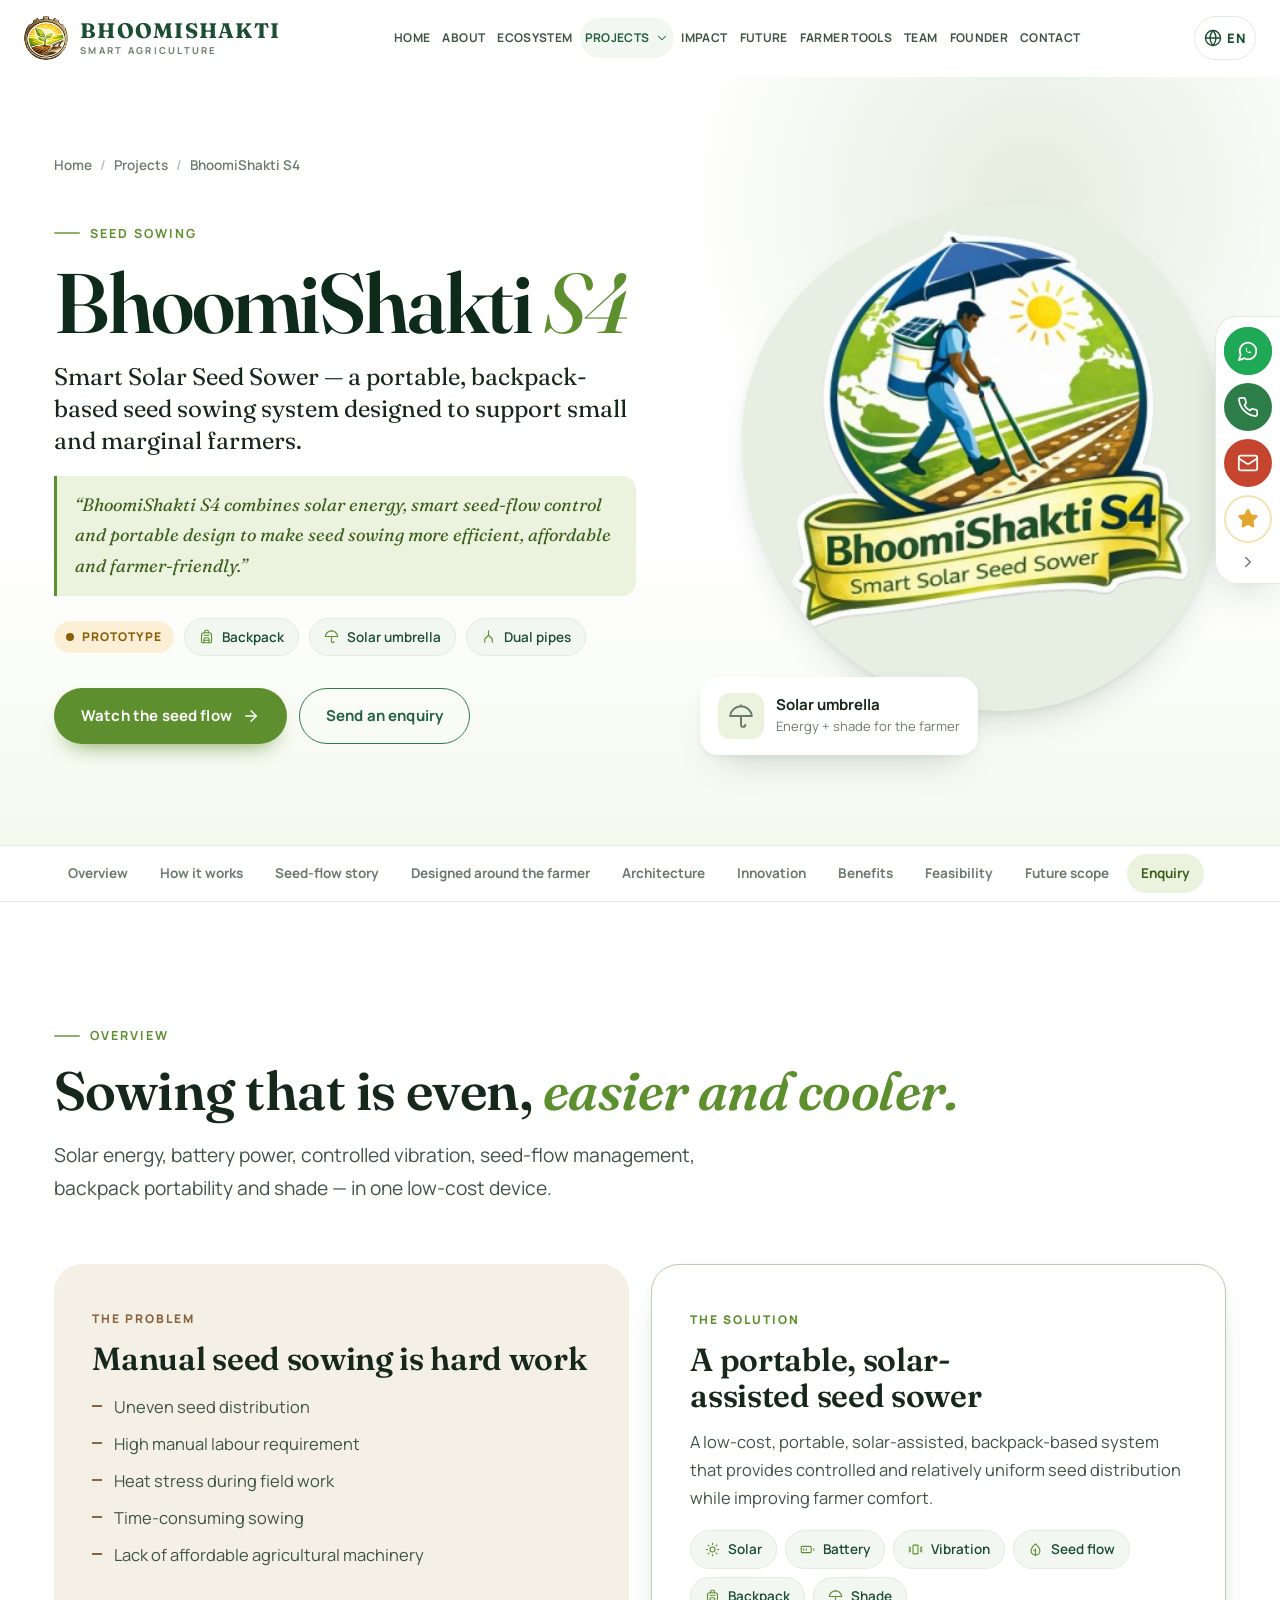
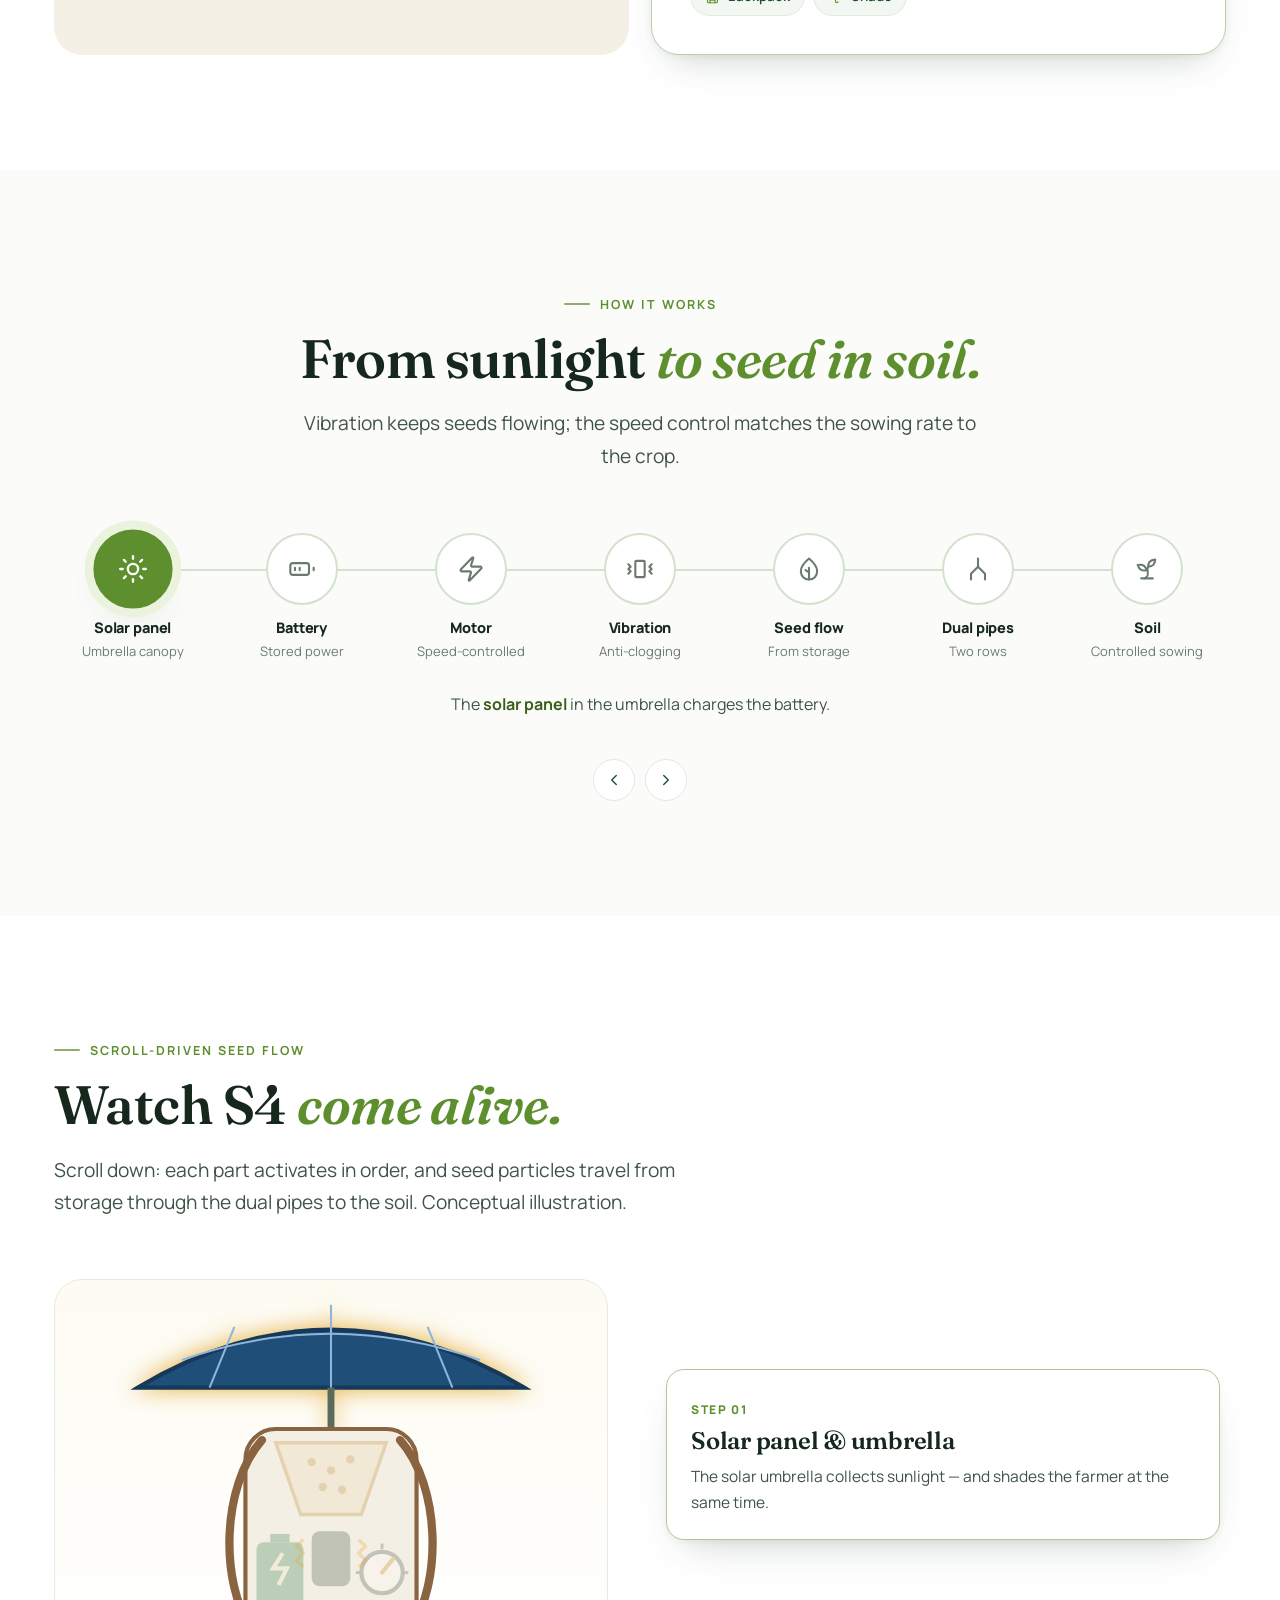
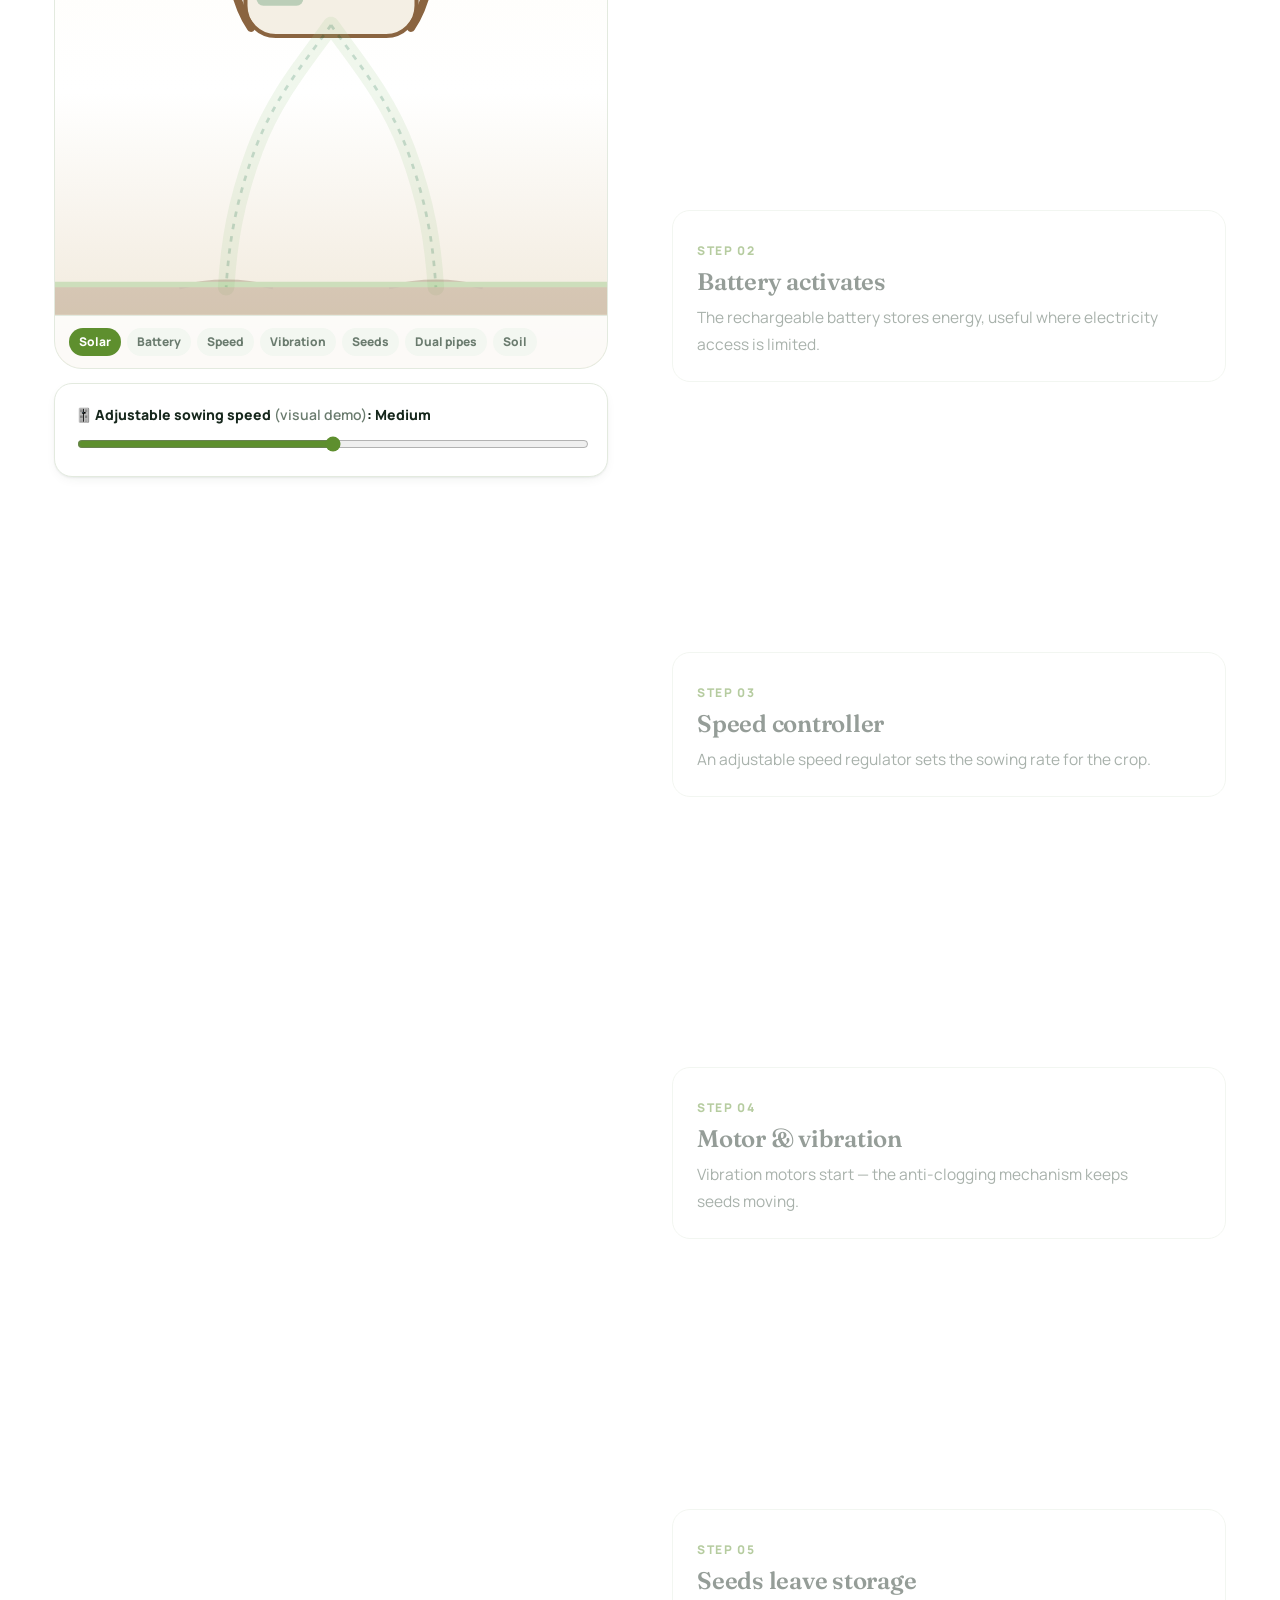
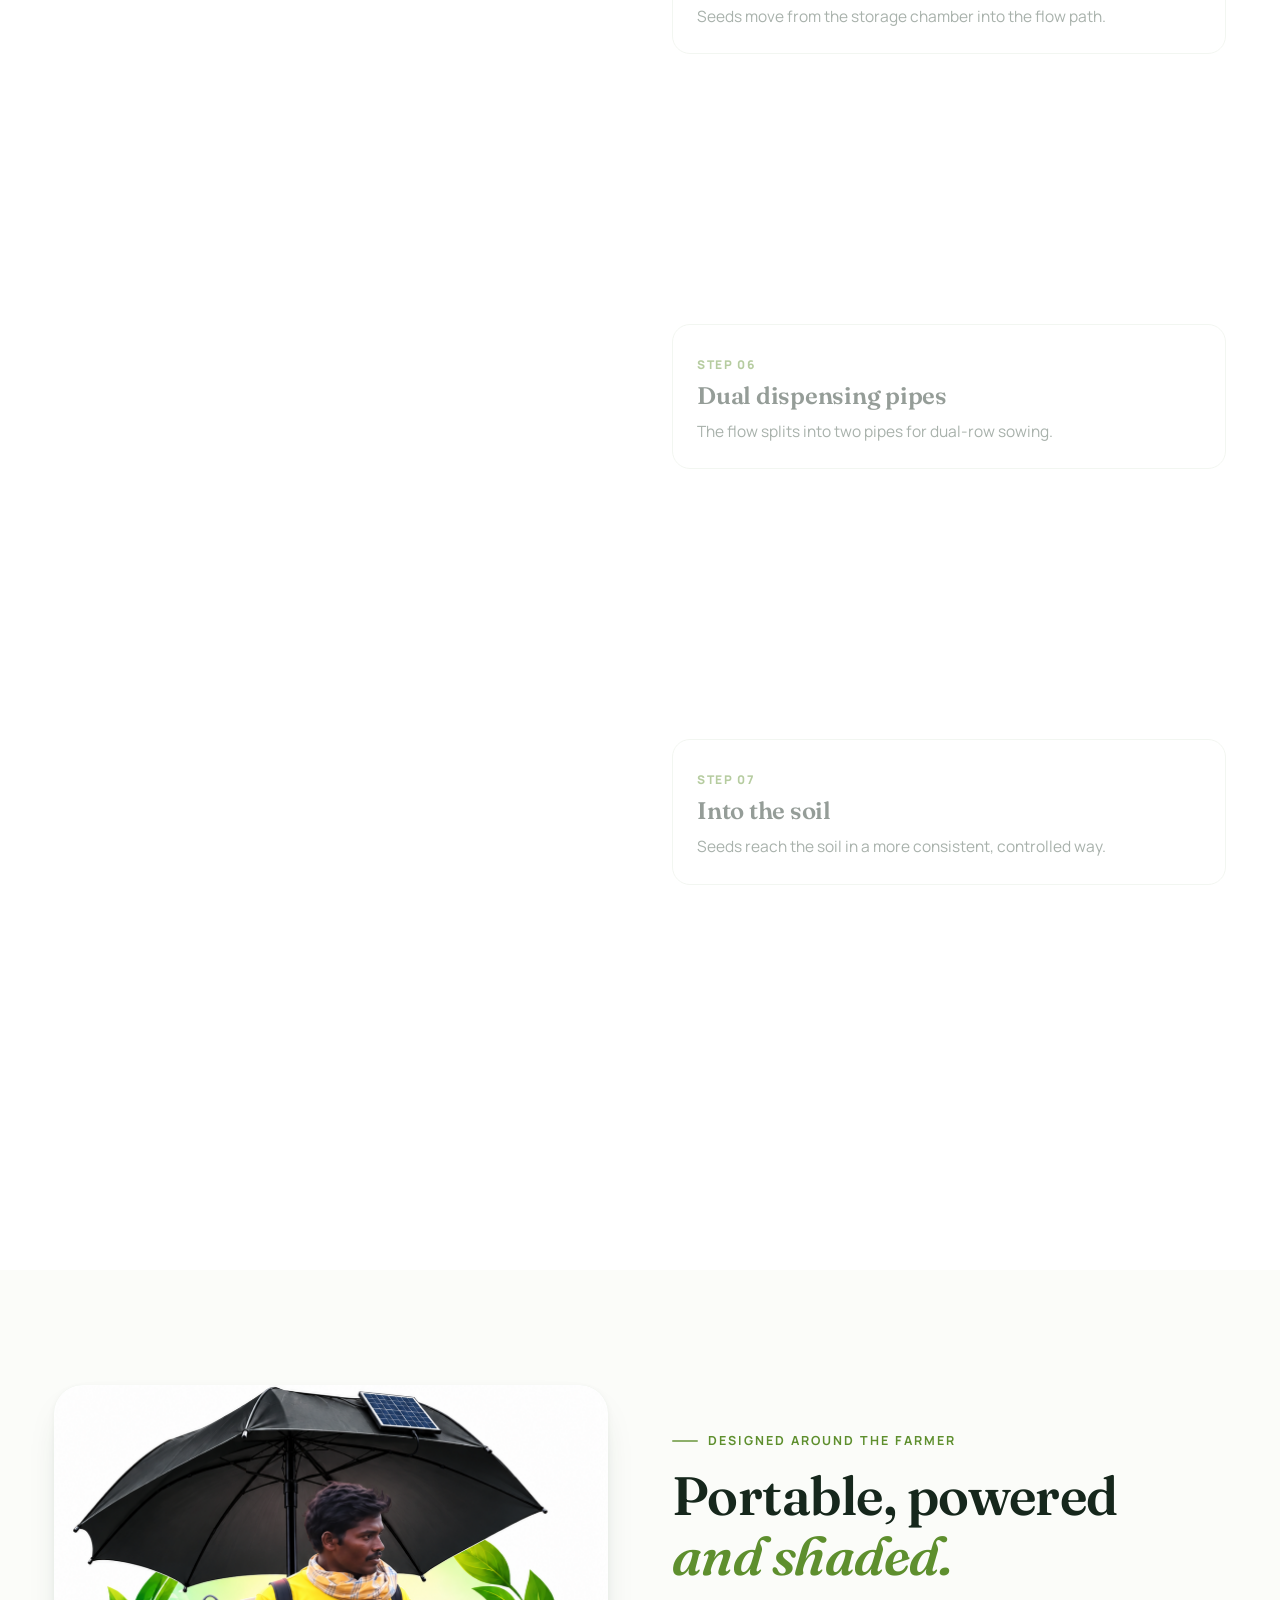
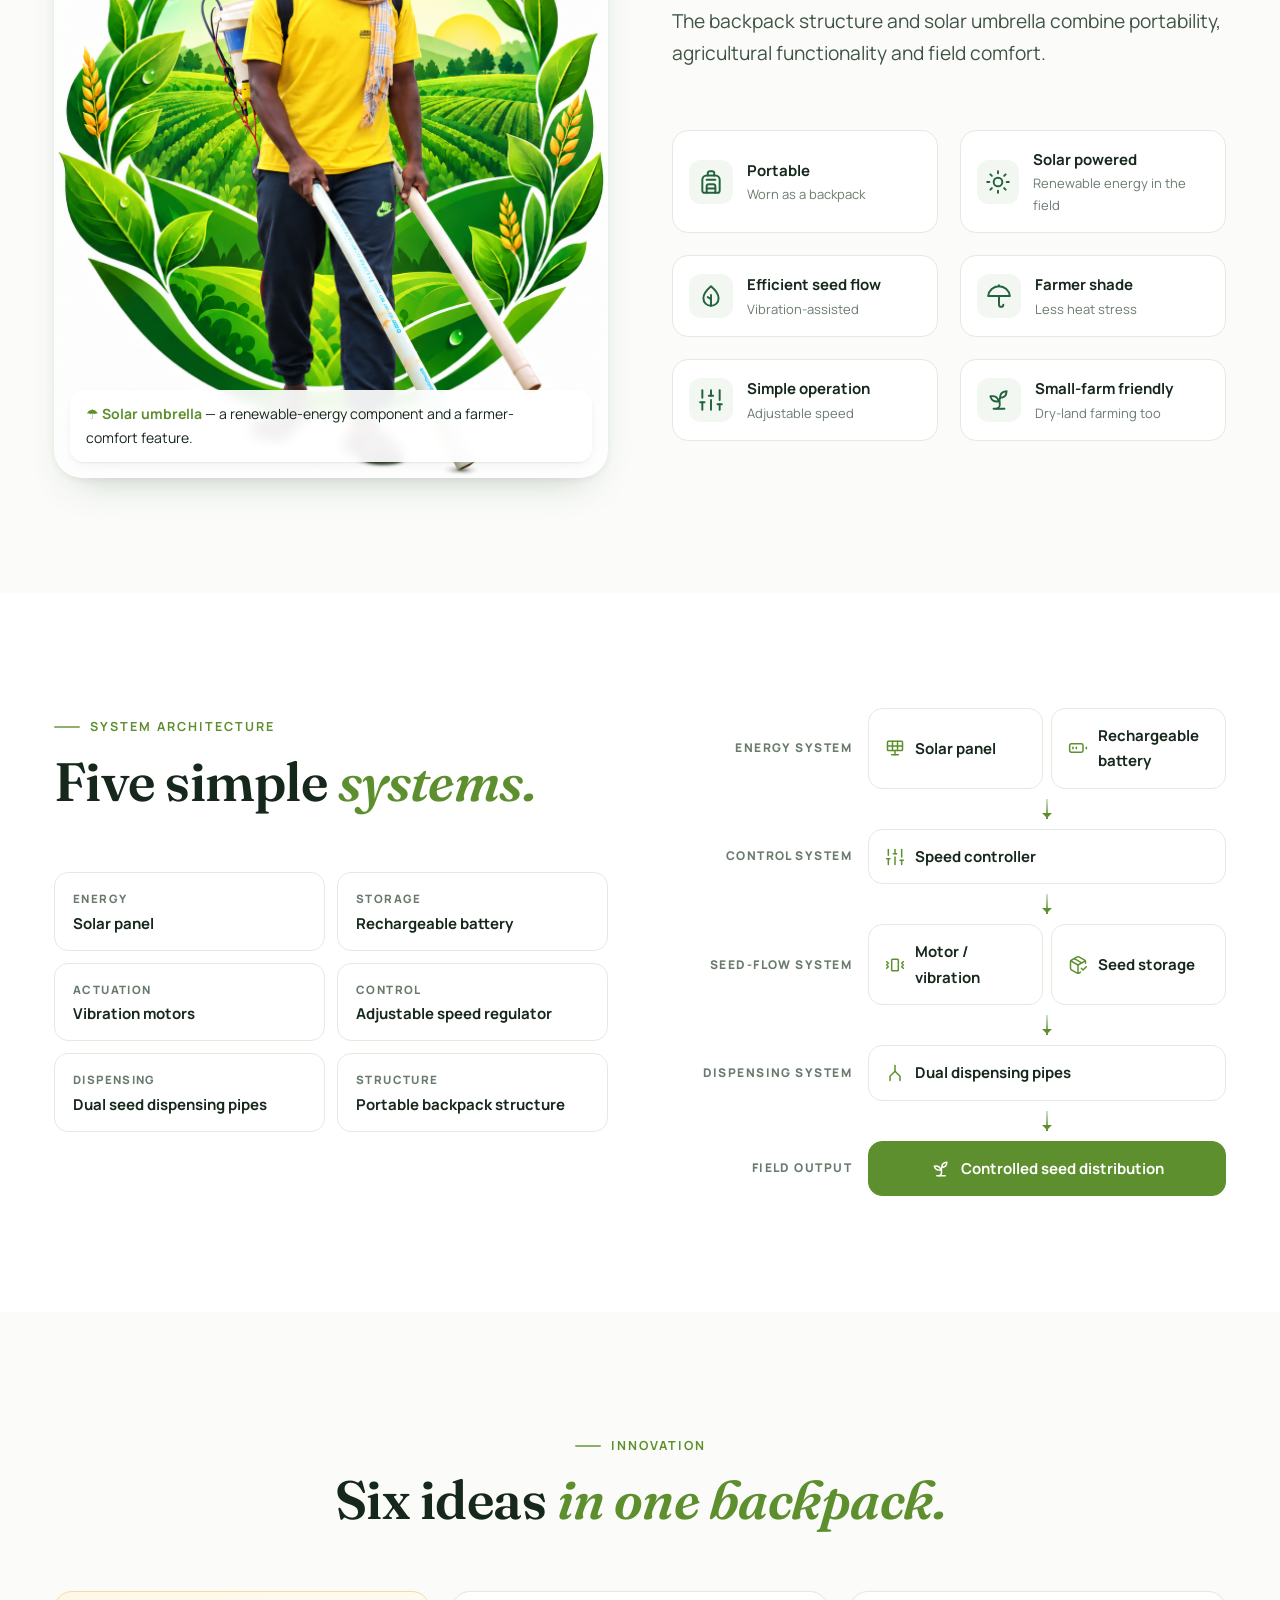
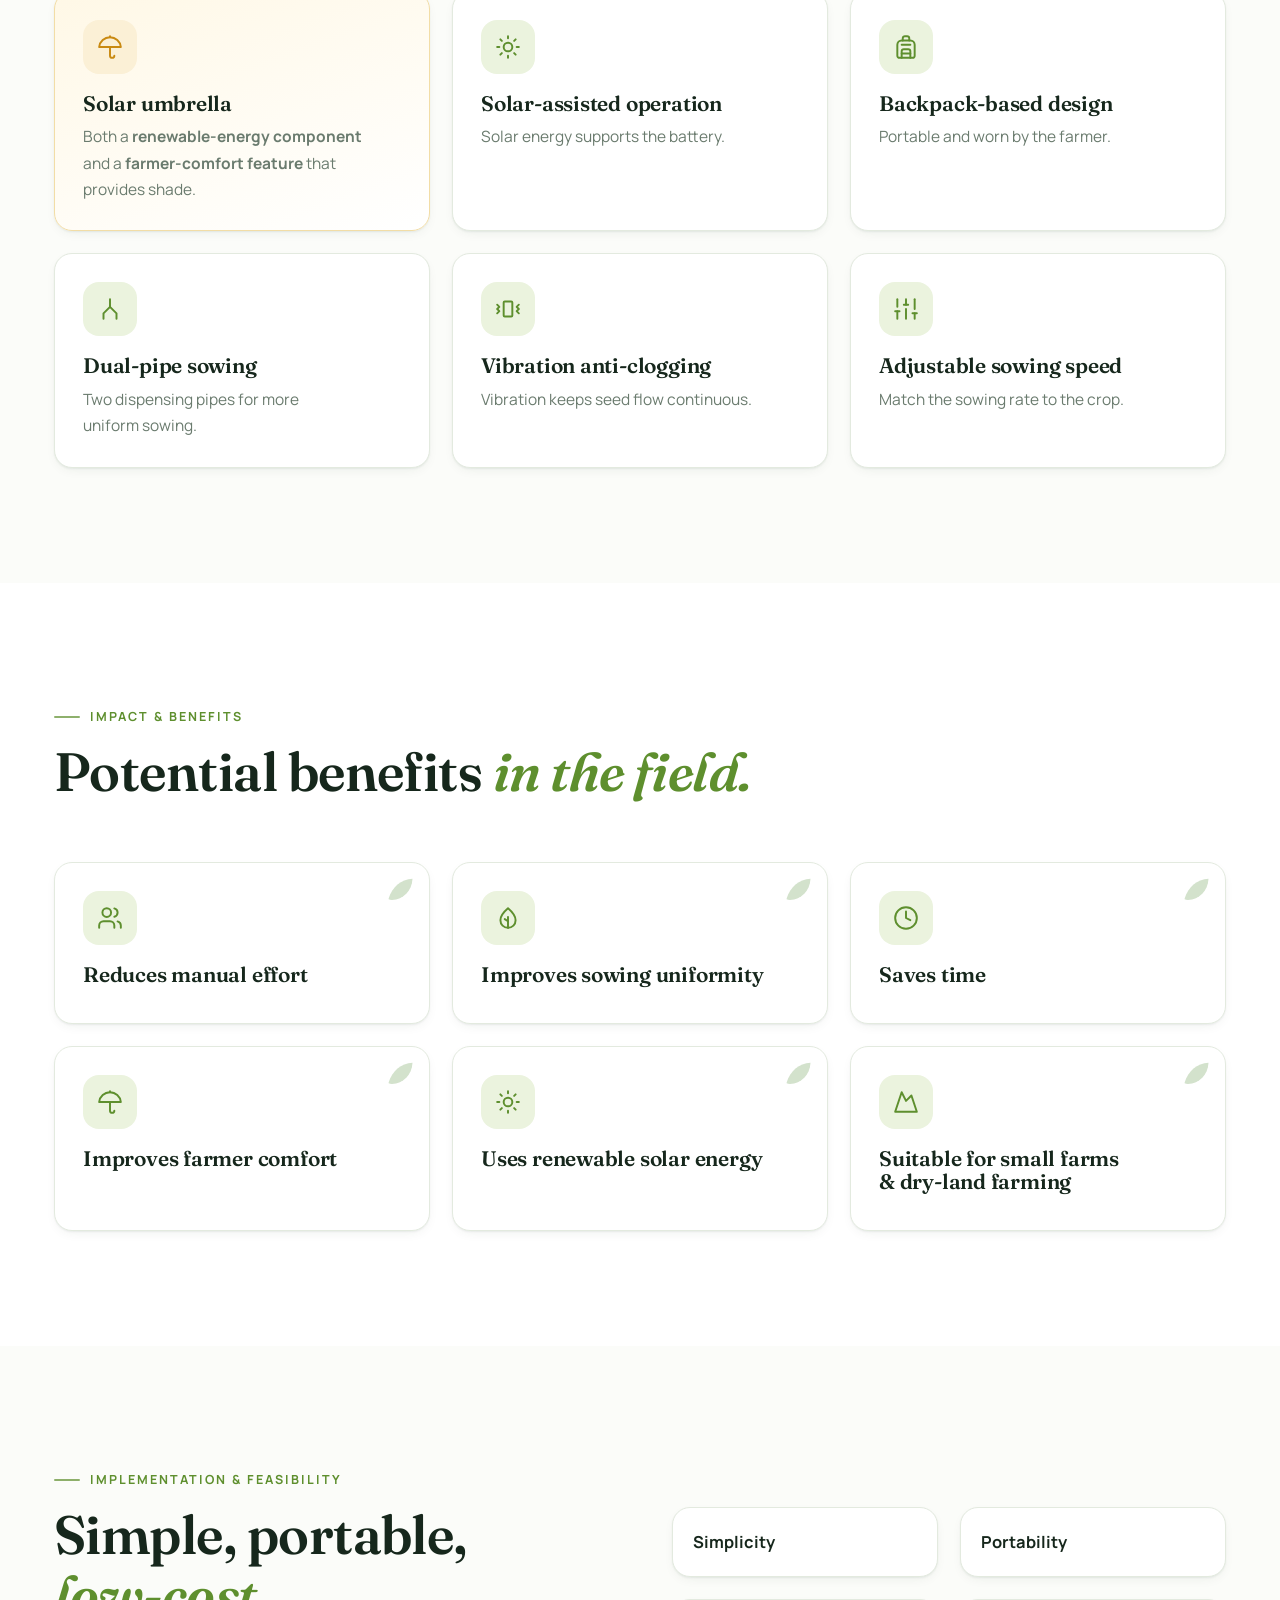
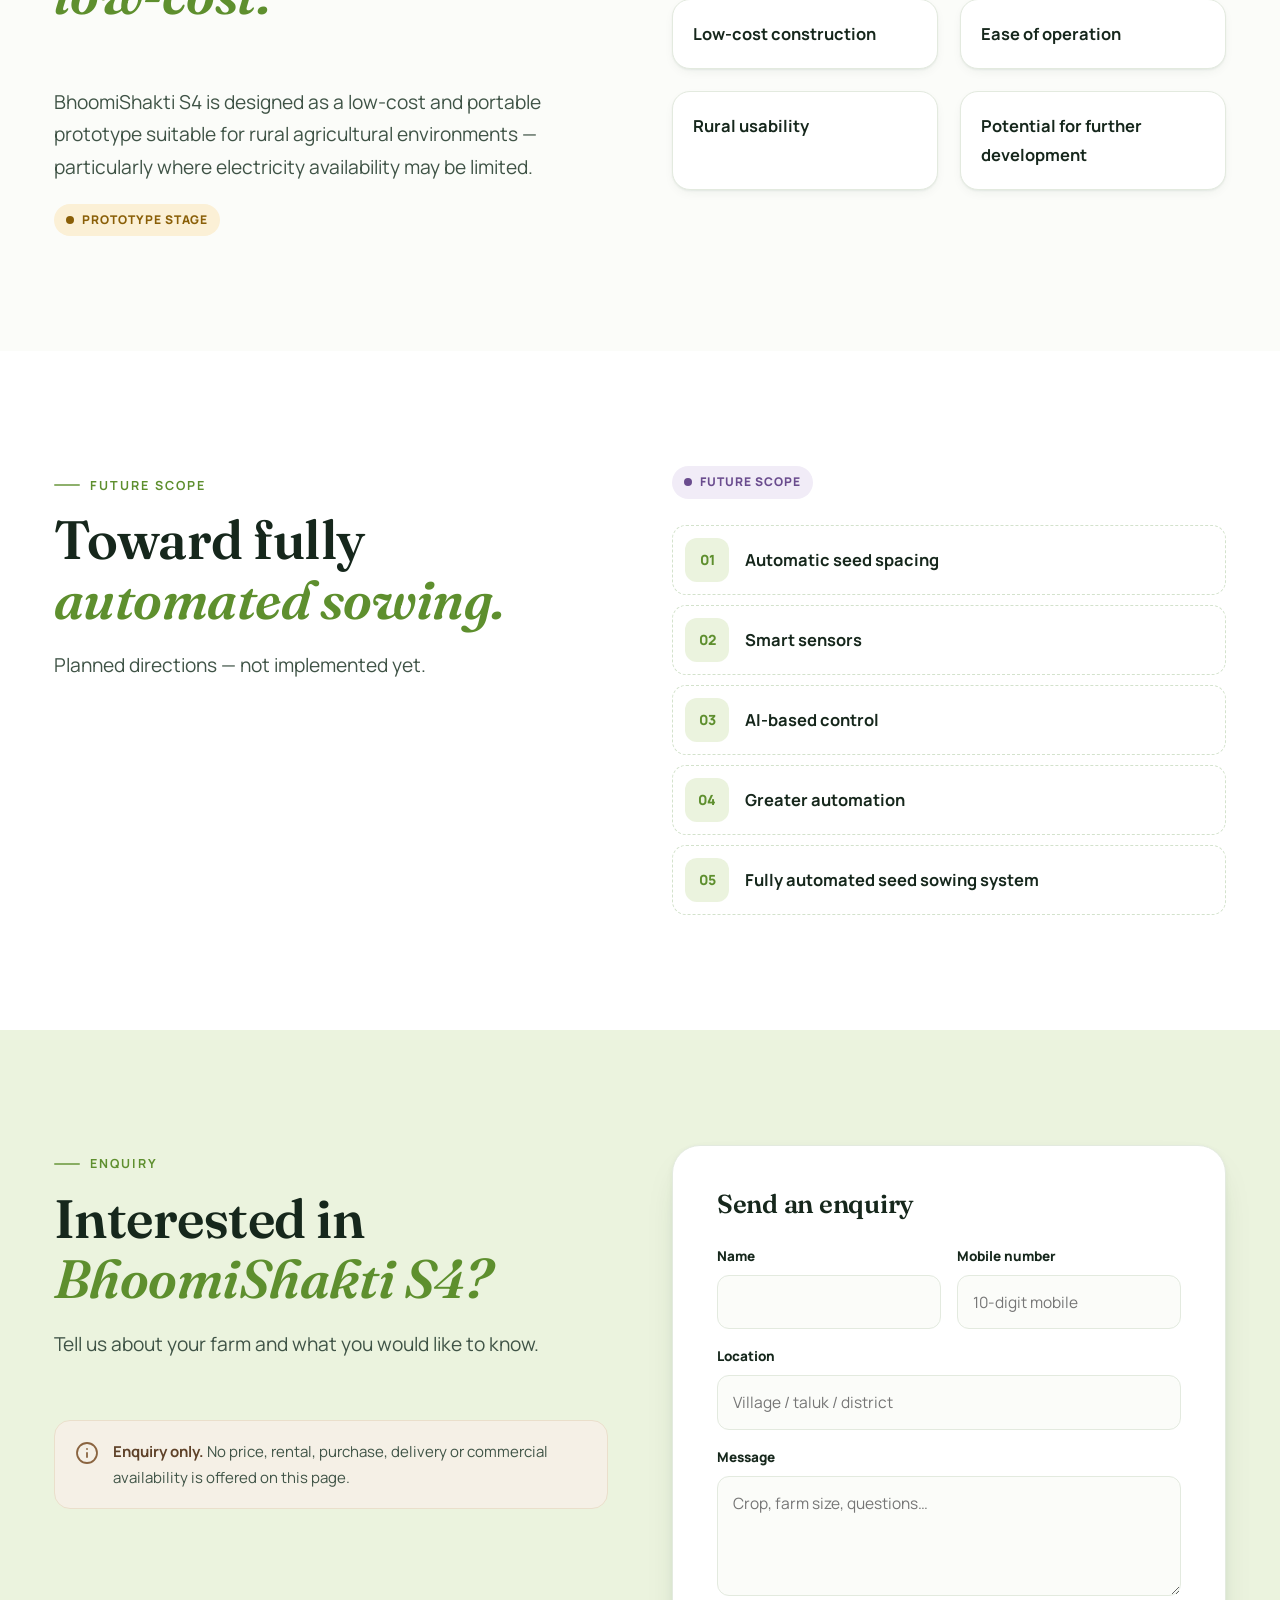
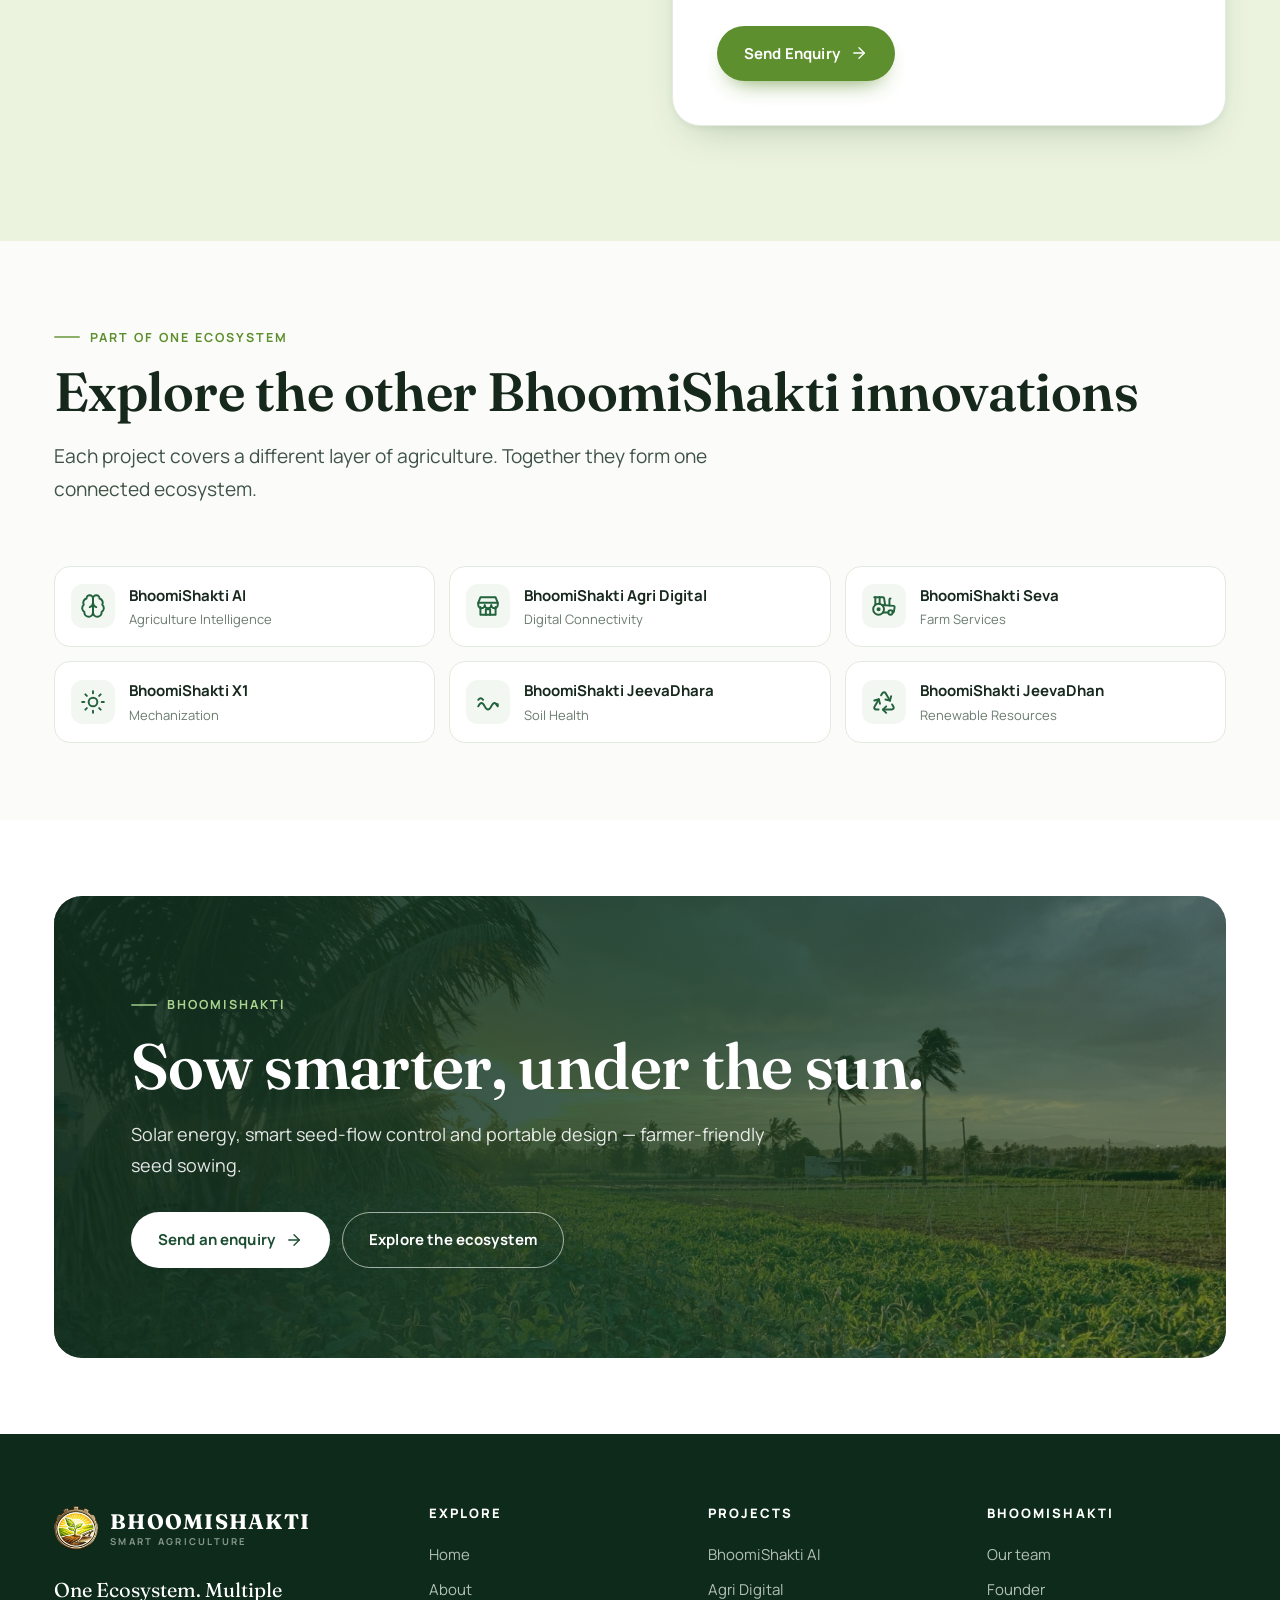
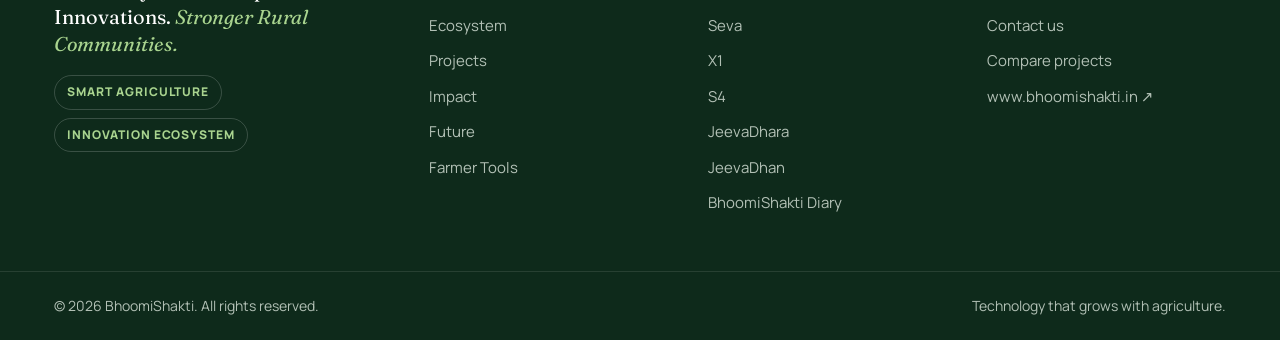
<file: s4.html>
<!DOCTYPE html>
<html lang="en" class="js-off">
<head>
  <!-- Google tag (gtag.js) -->
<script async src="https://www.googletagmanager.com/gtag/js?id=G-LCF8DMRQYF"></script>
<script>
  window.dataLayer = window.dataLayer || [];
  function gtag(){dataLayer.push(arguments);}
  gtag('js', new Date());

  gtag('config', 'G-LCF8DMRQYF');
</script>
<meta charset="UTF-8">
<meta name="viewport" content="width=device-width, initial-scale=1.0, viewport-fit=cover">
<title>BhoomiShakti S4 — Smart Solar Seed Sower</title>
<meta name="description" content="BhoomiShakti S4: a portable, backpack-based, solar-assisted seed sower with dual pipes, vibration-assisted seed flow and a solar umbrella.">
<link rel="canonical" href="https://www.bhoomishakti.in/s4.html">
<meta name="robots" content="index, follow">
<meta property="og:type" content="website">
<meta property="og:site_name" content="BhoomiShakti">
<meta property="og:title" content="BhoomiShakti S4 — Smart Solar Seed Sower">
<meta property="og:description" content="BhoomiShakti S4: a portable, backpack-based, solar-assisted seed sower with dual pipes, vibration-assisted seed flow and a solar umbrella.">
<meta property="og:url" content="https://www.bhoomishakti.in/s4.html">
<meta name="twitter:card" content="summary_large_image">
<meta name="twitter:title" content="BhoomiShakti S4 — Smart Solar Seed Sower">
<meta name="twitter:description" content="BhoomiShakti S4: a portable, backpack-based, solar-assisted seed sower with dual pipes, vibration-assisted seed flow and a solar umbrella.">
<script type="application/ld+json">{"@context": "https://schema.org", "@type": "BreadcrumbList", "itemListElement": [{"@type": "ListItem", "position": 1, "name": "Home", "item": "https://www.bhoomishakti.in/"}, {"@type": "ListItem", "position": 2, "name": "Projects", "item": "https://www.bhoomishakti.in/projects.html"}, {"@type": "ListItem", "position": 3, "name": "BhoomiShakti S4", "item": "https://www.bhoomishakti.in/s4.html"}]}</script>
<meta name="theme-color" content="#FFFFFF">
<link rel="icon" type="image/png" href="assets/icons/favicon.png">
<link rel="preload" href="assets/fonts/fraunces.woff2" as="font" type="font/woff2" crossorigin>
<link rel="preload" href="assets/fonts/manrope.woff2" as="font" type="font/woff2" crossorigin>
<link rel="stylesheet" href="css/style.css">
</head>
<body class="theme-s4">
<a class="skip-link" href="#main">Skip to content</a>
<svg xmlns="http://www.w3.org/2000/svg" style="display:none" aria-hidden="true"><defs><symbol id="i-linkedin" viewBox="0 0 24 24"><path d="M16 8a6 6 0 0 1 6 6v7h-4v-7a2 2 0 0 0-4 0v7h-4v-7a6 6 0 0 1 6-6Z"/><rect x="2" y="9" width="4" height="12"/><circle cx="4" cy="4" r="2"/></symbol><symbol id="i-github" viewBox="0 0 24 24"><path d="M15 22v-4a4.8 4.8 0 0 0-1-3.5c3 0 6-2 6-5.5.08-1.25-.27-2.48-1-3.5.28-1.15.28-2.35 0-3.5 0 0-1 0-3 1.5-2.64-.5-5.36-.5-8 0C6 2 5 2 5 2c-.3 1.15-.3 2.35 0 3.5A5.4 5.4 0 0 0 4 9c0 3.5 3 5.5 6 5.5-.39.49-.68 1.05-.85 1.65-.17.6-.22 1.23-.15 1.85v4"/><path d="M9 18c-4.51 2-5-2-7-2"/></symbol><symbol id="i-quote" viewBox="0 0 24 24"><path d="M3 21c3 0 7-1 7-8V5c0-1.25-.76-2.02-2-2H4c-1.25 0-2 .75-2 1.97V11c0 1.25.75 2 2 2 1 0 1 0 1 1v1c0 1-1 2-2 2s-1 .01-1 1.03V20c0 1 0 1 1 1z"/><path d="M15 21c3 0 7-1 7-8V5c0-1.25-.76-2.02-2-2h-4c-1.25 0-2 .75-2 1.97V11c0 1.25.75 2 2 2h.75c0 2.25.25 4-2.75 4v3c0 1 0 1 1 1z"/></symbol><symbol id="i-external" viewBox="0 0 24 24"><path d="M15 3h6v6"/><path d="M10 14 21 3"/><path d="M18 13v6a2 2 0 0 1-2 2H5a2 2 0 0 1-2-2V8a2 2 0 0 1 2-2h6"/></symbol><symbol id="i-user" viewBox="0 0 24 24"><circle cx="12" cy="8" r="5"/><path d="M20 21a8 8 0 0 0-16 0"/></symbol><symbol id="i-leaf" viewBox="0 0 24 24"><path d="M11 20A7 7 0 0 1 9.8 6.1C15.5 5 17 4.48 19 2c1 2 2 4.18 2 8 0 5.5-4.78 10-10 10Z"/><path d="M2 21c0-3 1.85-5.36 5.08-6C9.5 14.52 12 13 13 12"/></symbol><symbol id="i-sprout" viewBox="0 0 24 24"><path d="M7 20h10"/><path d="M10 20c5.5-2.5.8-6.4 3-10"/><path d="M9.5 9.4c1.1.8 1.8 2.2 2.3 3.7-2 .4-3.5.4-4.8-.3-1.2-.6-2.3-1.9-3-4.2 2.8-.5 4.4 0 5.5.8z"/><path d="M14.1 6a7 7 0 0 0-1.1 4c1.9-.1 3.3-.6 4.3-1.4 1-1 1.6-2.3 1.7-4.6-2.7.1-4 1-4.9 2z"/></symbol><symbol id="i-brain" viewBox="0 0 24 24"><path d="M12 5a3 3 0 1 0-5.997.125 4 4 0 0 0-2.526 5.77 4 4 0 0 0 .556 6.588A4 4 0 1 0 12 18Z"/><path d="M12 5a3 3 0 1 1 5.997.125 4 4 0 0 1 2.526 5.77 4 4 0 0 1-.556 6.588A4 4 0 1 1 12 18Z"/><path d="M12 5v13"/><path d="M9 13a4.5 4.5 0 0 0 3-4"/><path d="M15 13a4.5 4.5 0 0 1-3-4"/></symbol><symbol id="i-store" viewBox="0 0 24 24"><path d="M3 9 5 4h14l2 5"/><path d="M3 9h18v2a3 3 0 0 1-6 0 3 3 0 0 1-6 0 3 3 0 0 1-6 0Z"/><path d="M5 13v7h14v-7"/><path d="M10 20v-5h4v5"/></symbol><symbol id="i-tractor" viewBox="0 0 24 24"><path d="m10 11 11 .9a1 1 0 0 1 .8 1.1l-.665 4.158a1 1 0 0 1-.988.842H20"/><path d="M16 18h-5"/><path d="M18 5a1 1 0 0 0-1 1v5.573"/><path d="M3 4h8.129a1 1 0 0 1 .99.863L13 11.246"/><path d="M4 11V4"/><path d="M8 10.1V4"/><circle cx="18" cy="18" r="2"/><circle cx="7" cy="15" r="5"/><circle cx="7" cy="15" r="1"/></symbol><symbol id="i-sun" viewBox="0 0 24 24"><circle cx="12" cy="12" r="4"/><path d="M12 2v2"/><path d="M12 20v2"/><path d="m4.93 4.93 1.41 1.41"/><path d="m17.66 17.66 1.41 1.41"/><path d="M2 12h2"/><path d="M20 12h2"/><path d="m6.34 17.66-1.41 1.41"/><path d="m19.07 4.93-1.41 1.41"/></symbol><symbol id="i-seed" viewBox="0 0 24 24"><path d="M12 21c-4 0-7-3-7-7 0-5 7-11 7-11s7 6 7 11c0 4-3 7-7 7Z"/><path d="M12 21V11"/><path d="M12 15l-3-2"/></symbol><symbol id="i-worm" viewBox="0 0 24 24"><path d="M3 16c2-4 4-4 6 0s4 4 6 0 4-4 6 0"/><circle cx="20.5" cy="14.5" r=".6" fill="currentColor"/><path d="M3 10c1.5-2 3-2 4.5 0"/></symbol><symbol id="i-recycle" viewBox="0 0 24 24"><path d="M7 19H4.815a1.83 1.83 0 0 1-1.57-.881 1.785 1.785 0 0 1-.004-1.784L7.196 9.5"/><path d="M11 19h8.203a1.83 1.83 0 0 0 1.556-.89 1.784 1.784 0 0 0 0-1.775l-1.226-2.12"/><path d="m14 16-3 3 3 3"/><path d="M8.293 13.596 7.196 9.5 3.1 10.598"/><path d="m9.344 5.811 1.093-1.892A1.83 1.83 0 0 1 11.985 3a1.784 1.784 0 0 1 1.546.888l3.943 6.843"/><path d="m13.378 9.633 4.096 1.098 1.097-4.096"/></symbol><symbol id="i-arrow" viewBox="0 0 24 24"><path d="M5 12h14"/><path d="m12 5 7 7-7 7"/></symbol><symbol id="i-arrow-down" viewBox="0 0 24 24"><path d="M12 5v14"/><path d="m19 12-7 7-7-7"/></symbol><symbol id="i-chevron" viewBox="0 0 24 24"><path d="m6 9 6 6 6-6"/></symbol><symbol id="i-chevron-left" viewBox="0 0 24 24"><path d="m15 18-6-6 6-6"/></symbol><symbol id="i-chevron-right" viewBox="0 0 24 24"><path d="m9 18 6-6-6-6"/></symbol><symbol id="i-up" viewBox="0 0 24 24"><path d="m18 15-6-6-6 6"/></symbol><symbol id="i-menu" viewBox="0 0 24 24"><path d="M4 6h16"/><path d="M4 12h16"/><path d="M4 18h16"/></symbol><symbol id="i-close" viewBox="0 0 24 24"><path d="M18 6 6 18"/><path d="m6 6 12 12"/></symbol><symbol id="i-plus" viewBox="0 0 24 24"><path d="M5 12h14"/><path d="M12 5v14"/></symbol><symbol id="i-check" viewBox="0 0 24 24"><path d="M20 6 9 17l-5-5"/></symbol><symbol id="i-users" viewBox="0 0 24 24"><path d="M16 21v-2a4 4 0 0 0-4-4H6a4 4 0 0 0-4 4v2"/><circle cx="9" cy="7" r="4"/><path d="M22 21v-2a4 4 0 0 0-3-3.87"/><path d="M16 3.13a4 4 0 0 1 0 7.75"/></symbol><symbol id="i-user-search" viewBox="0 0 24 24"><circle cx="10" cy="7" r="4"/><path d="M10.3 15H7a4 4 0 0 0-4 4v2"/><circle cx="17" cy="17" r="3"/><path d="m21 21-1.9-1.9"/></symbol><symbol id="i-search" viewBox="0 0 24 24"><circle cx="11" cy="11" r="8"/><path d="m21 21-4.3-4.3"/></symbol><symbol id="i-pin" viewBox="0 0 24 24"><path d="M20 10c0 5-5.5 10.2-7.4 11.8a1 1 0 0 1-1.2 0C9.5 20.2 4 15 4 10a8 8 0 0 1 16 0"/><circle cx="12" cy="10" r="3"/></symbol><symbol id="i-message" viewBox="0 0 24 24"><path d="M14 9a2 2 0 0 1-2 2H6l-4 4V4a2 2 0 0 1 2-2h8a2 2 0 0 1 2 2z"/><path d="M18 9h2a2 2 0 0 1 2 2v11l-4-4h-6a2 2 0 0 1-2-2v-1"/></symbol><symbol id="i-package" viewBox="0 0 24 24"><path d="m16 16 2 2 4-4"/><path d="M21 10V8a2 2 0 0 0-1-1.73l-7-4a2 2 0 0 0-2 0l-7 4A2 2 0 0 0 3 8v8a2 2 0 0 0 1 1.73l7 4a2 2 0 0 0 2 0l2-1.14"/><path d="m7.5 4.27 9 5.15"/><path d="M3.29 7 12 12l8.71-5"/><path d="M12 22V12"/></symbol><symbol id="i-megaphone" viewBox="0 0 24 24"><path d="m3 11 18-5v12L3 14v-3z"/><path d="M11.6 16.8a3 3 0 1 1-5.8-1.6"/></symbol><symbol id="i-cloud" viewBox="0 0 24 24"><path d="M12 2v2"/><path d="m4.93 4.93 1.41 1.41"/><path d="M20 12h2"/><path d="m19.07 4.93-1.41 1.41"/><path d="M15.947 12.65a4 4 0 0 0-5.925-4.128"/><path d="M13 22H7a5 5 0 1 1 4.9-6H13a3 3 0 0 1 0 6Z"/></symbol><symbol id="i-landmark" viewBox="0 0 24 24"><path d="M3 22h18"/><path d="M6 18v-7"/><path d="M10 18v-7"/><path d="M14 18v-7"/><path d="M18 18v-7"/><path d="M12 2 20 7H4z"/></symbol><symbol id="i-rupee" viewBox="0 0 24 24"><path d="M6 3h12"/><path d="M6 8h12"/><path d="m6 13 8.5 8"/><path d="M6 13h3"/><path d="M9 13c6.667 0 6.667-10 0-10"/></symbol><symbol id="i-calendar" viewBox="0 0 24 24"><rect width="18" height="18" x="3" y="4" rx="2"/><path d="M16 2v4"/><path d="M8 2v4"/><path d="M3 10h18"/><path d="M8 14h.01"/><path d="M12 14h.01"/><path d="M16 14h.01"/><path d="M8 18h.01"/><path d="M12 18h.01"/></symbol><symbol id="i-microscope" viewBox="0 0 24 24"><path d="M6 18h8"/><path d="M3 22h18"/><path d="M14 22a7 7 0 1 0 0-14h-1"/><path d="M9 14h2"/><path d="M9 12a2 2 0 0 1-2-2V6h6v4a2 2 0 0 1-2 2Z"/><path d="M12 6V3a1 1 0 0 0-1-1H9a1 1 0 0 0-1 1v3"/></symbol><symbol id="i-handshake" viewBox="0 0 24 24"><path d="m11 17 2 2a1 1 0 1 0 3-3"/><path d="m14 14 2.5 2.5a1 1 0 1 0 3-3l-3.88-3.88a3 3 0 0 0-4.24 0l-.88.88a1 1 0 1 1-3-3l2.81-2.81a5.79 5.79 0 0 1 7.06-.87l.47.28a2 2 0 0 0 1.42.25L21 4"/><path d="m21 3 1 11h-2"/><path d="M3 3 2 14l6.5 6.5a1 1 0 1 0 3-3"/><path d="M3 4h8"/></symbol><symbol id="i-shield" viewBox="0 0 24 24"><path d="M20 13c0 5-3.5 7.5-7.66 8.95a1 1 0 0 1-.67-.01C7.5 20.5 4 18 4 13V6a1 1 0 0 1 1-1c2 0 4.5-1.2 6.24-2.72a1.17 1.17 0 0 1 1.52 0C14.51 3.81 17 5 19 5a1 1 0 0 1 1 1z"/><path d="m9 12 2 2 4-4"/></symbol><symbol id="i-eye-off" viewBox="0 0 24 24"><path d="M10.733 5.076a10.744 10.744 0 0 1 11.205 6.575 1 1 0 0 1 0 .696 10.747 10.747 0 0 1-1.444 2.49"/><path d="M14.084 14.158a3 3 0 0 1-4.242-4.242"/><path d="M17.479 17.499a10.75 10.75 0 0 1-15.417-5.151 1 1 0 0 1 0-.696 10.75 10.75 0 0 1 4.446-5.143"/><path d="m2 2 20 20"/></symbol><symbol id="i-layers" viewBox="0 0 24 24"><path d="m12.83 2.18a2 2 0 0 0-1.66 0L2.6 6.08a1 1 0 0 0 0 1.83l8.58 3.91a2 2 0 0 0 1.66 0l8.58-3.9a1 1 0 0 0 0-1.83Z"/><path d="m22 17.65-9.17 4.16a2 2 0 0 1-1.66 0L2 17.65"/><path d="m22 12.65-9.17 4.16a2 2 0 0 1-1.66 0L2 12.65"/></symbol><symbol id="i-network" viewBox="0 0 24 24"><rect x="16" y="16" width="6" height="6" rx="1"/><rect x="2" y="16" width="6" height="6" rx="1"/><rect x="9" y="2" width="6" height="6" rx="1"/><path d="M5 16v-3a1 1 0 0 1 1-1h12a1 1 0 0 1 1 1v3"/><path d="M12 12V8"/></symbol><symbol id="i-globe" viewBox="0 0 24 24"><circle cx="12" cy="12" r="10"/><path d="M12 2a14.5 14.5 0 0 0 0 20 14.5 14.5 0 0 0 0-20"/><path d="M2 12h20"/></symbol><symbol id="i-server" viewBox="0 0 24 24"><rect width="20" height="8" x="2" y="2" rx="2"/><rect width="20" height="8" x="2" y="14" rx="2"/><path d="M6 6h.01"/><path d="M6 18h.01"/></symbol><symbol id="i-database" viewBox="0 0 24 24"><ellipse cx="12" cy="5" rx="9" ry="3"/><path d="M3 5v14a9 3 0 0 0 18 0V5"/><path d="M3 12a9 3 0 0 0 18 0"/></symbol><symbol id="i-code" viewBox="0 0 24 24"><path d="m16 18 6-6-6-6"/><path d="m8 6-6 6 6 6"/></symbol><symbol id="i-battery" viewBox="0 0 24 24"><rect x="2" y="7" width="16" height="10" rx="2"/><path d="M22 11v2"/><path d="M6 11v2"/><path d="M10 11v2"/></symbol><symbol id="i-zap" viewBox="0 0 24 24"><path d="M4 14a1 1 0 0 1-.78-1.63l9.9-10.2a.5.5 0 0 1 .86.46l-1.92 6.02A1 1 0 0 0 13 10h7a1 1 0 0 1 .78 1.63l-9.9 10.2a.5.5 0 0 1-.86-.46l1.92-6.02A1 1 0 0 0 11 14z"/></symbol><symbol id="i-cog" viewBox="0 0 24 24"><path d="M12.22 2h-.44a2 2 0 0 0-2 2v.18a2 2 0 0 1-1 1.73l-.43.25a2 2 0 0 1-2 0l-.15-.08a2 2 0 0 0-2.73.73l-.22.38a2 2 0 0 0 .73 2.73l.15.1a2 2 0 0 1 1 1.72v.51a2 2 0 0 1-1 1.74l-.15.09a2 2 0 0 0-.73 2.73l.22.38a2 2 0 0 0 2.73.73l.15-.08a2 2 0 0 1 2 0l.43.25a2 2 0 0 1 1 1.73V20a2 2 0 0 0 2 2h.44a2 2 0 0 0 2-2v-.18a2 2 0 0 1 1-1.73l.43-.25a2 2 0 0 1 2 0l.15.08a2 2 0 0 0 2.73-.73l.22-.39a2 2 0 0 0-.73-2.73l-.15-.08a2 2 0 0 1-1-1.74v-.5a2 2 0 0 1 1-1.74l.15-.09a2 2 0 0 0 .73-2.73l-.22-.38a2 2 0 0 0-2.73-.73l-.15.08a2 2 0 0 1-2 0l-.43-.25a2 2 0 0 1-1-1.73V4a2 2 0 0 0-2-2z"/><circle cx="12" cy="12" r="3"/></symbol><symbol id="i-wheel" viewBox="0 0 24 24"><circle cx="12" cy="12" r="9"/><circle cx="12" cy="12" r="2"/><path d="M12 3v7"/><path d="M12 14v7"/><path d="M3 12h7"/><path d="M14 12h7"/></symbol><symbol id="i-chain" viewBox="0 0 24 24"><path d="M9 17H7A5 5 0 0 1 7 7h2"/><path d="M15 7h2a5 5 0 1 1 0 10h-2"/><path d="M8 12h8"/></symbol><symbol id="i-blade" viewBox="0 0 24 24"><path d="M4 20 14 8l6-4-2 7-12 11"/><path d="M4 20h7"/></symbol><symbol id="i-panel" viewBox="0 0 24 24"><rect x="3" y="4" width="18" height="11" rx="1"/><path d="M3 9.5h18"/><path d="M9 4v11"/><path d="M15 4v11"/><path d="M12 15v5"/><path d="M8 20h8"/></symbol><symbol id="i-umbrella" viewBox="0 0 24 24"><path d="M22 12a10.06 10.06 0 0 0-20 0Z"/><path d="M12 12v8a2 2 0 0 0 4 0"/><path d="M12 2v1"/></symbol><symbol id="i-backpack" viewBox="0 0 24 24"><path d="M4 10a4 4 0 0 1 4-4h8a4 4 0 0 1 4 4v10a2 2 0 0 1-2 2H6a2 2 0 0 1-2-2Z"/><path d="M8 10h8"/><path d="M8 18h8"/><path d="M8 22v-6a2 2 0 0 1 2-2h4a2 2 0 0 1 2 2v6"/><path d="M9 6V4a2 2 0 0 1 2-2h2a2 2 0 0 1 2 2v2"/></symbol><symbol id="i-sliders" viewBox="0 0 24 24"><path d="M4 21v-7"/><path d="M4 10V3"/><path d="M12 21v-9"/><path d="M12 8V3"/><path d="M20 21v-5"/><path d="M20 12V3"/><path d="M2 14h4"/><path d="M10 8h4"/><path d="M18 16h4"/></symbol><symbol id="i-pipes" viewBox="0 0 24 24"><path d="M12 3v7"/><path d="M12 10 6 16v5"/><path d="m12 10 6 6v5"/></symbol><symbol id="i-vibrate" viewBox="0 0 24 24"><path d="m2 8 2 2-2 2 2 2-2 2"/><path d="m22 8-2 2 2 2-2 2 2 2"/><rect width="8" height="14" x="8" y="5" rx="1"/></symbol><symbol id="i-droplet" viewBox="0 0 24 24"><path d="M12 22a7 7 0 0 0 7-7c0-2-1-3.9-3-5.5s-3.5-4-4-6.5c-.5 2.5-2 4.9-4 6.5C6 11.1 5 13 5 15a7 7 0 0 0 7 7z"/></symbol><symbol id="i-flask" viewBox="0 0 24 24"><path d="M10 2v7.527a2 2 0 0 1-.211.896L4.72 20.55a1 1 0 0 0 .9 1.45h12.76a1 1 0 0 0 .9-1.45l-5.069-10.127A2 2 0 0 1 14 9.527V2"/><path d="M8.5 2h7"/><path d="M7 16h10"/></symbol><symbol id="i-factory" viewBox="0 0 24 24"><path d="M2 20a2 2 0 0 0 2 2h16a2 2 0 0 0 2-2V8l-7 5V8l-7 5V4a2 2 0 0 0-2-2H4a2 2 0 0 0-2 2Z"/><path d="M17 18h1"/><path d="M12 18h1"/><path d="M7 18h1"/></symbol><symbol id="i-flame" viewBox="0 0 24 24"><path d="M8.5 14.5A2.5 2.5 0 0 0 11 12c0-1.38-.5-2-1-3-1.072-2.143-.224-4.054 2-6 .5 2.5 2 4.9 4 6.5 2 1.6 3 3.5 3 5.5a7 7 0 1 1-14 0c0-1.153.433-2.294 1-3a2.5 2.5 0 0 0 2.5 2.5z"/></symbol><symbol id="i-cow" viewBox="0 0 24 24"><path d="M5 9c-1.5 0-3-1-3-3 2 0 3 .5 4 1.5"/><path d="M19 9c1.5 0 3-1 3-3-2 0-3 .5-4 1.5"/><path d="M6 8.5C6 6 8.5 4 12 4s6 2 6 4.5V14a6 6 0 0 1-12 0Z"/><ellipse cx="12" cy="15.5" rx="3.5" ry="2.5"/><path d="M10.5 15.5h.01"/><path d="M13.5 15.5h.01"/><path d="M9 10h.01"/><path d="M15 10h.01"/></symbol><symbol id="i-truck" viewBox="0 0 24 24"><path d="M14 18V6a2 2 0 0 0-2-2H4a2 2 0 0 0-2 2v11a1 1 0 0 0 1 1h2"/><path d="M15 18H9"/><path d="M19 18h2a1 1 0 0 0 1-1v-3.65a1 1 0 0 0-.22-.624l-3.48-4.35A1 1 0 0 0 17.52 8H14"/><circle cx="17" cy="18" r="2"/><circle cx="7" cy="18" r="2"/></symbol><symbol id="i-drone" viewBox="0 0 24 24"><circle cx="5" cy="5" r="2.5"/><circle cx="19" cy="5" r="2.5"/><circle cx="5" cy="19" r="2.5"/><circle cx="19" cy="19" r="2.5"/><path d="M7 7l3 3"/><path d="m17 7-3 3"/><path d="m7 17 3-3"/><path d="m17 17-3-3"/><rect x="10" y="10" width="4" height="4" rx="1"/></symbol><symbol id="i-digger" viewBox="0 0 24 24"><path d="M2 18h12"/><circle cx="4.5" cy="18" r="2.5"/><circle cx="11.5" cy="18" r="2.5"/><path d="M3 15V11h6l2 4"/><path d="M9 11 14 5l5 3-2 4h-3"/><path d="M19 8v5"/></symbol><symbol id="i-water" viewBox="0 0 24 24"><path d="M2 6c.6.5 1.2 1 2.5 1C7 7 7 5 9.5 5c2.6 0 2.4 2 5 2 2.5 0 2.5-2 5-2 1.3 0 1.9.5 2.5 1"/><path d="M2 12c.6.5 1.2 1 2.5 1 2.5 0 2.5-2 5-2 2.6 0 2.4 2 5 2 2.5 0 2.5-2 5-2 1.3 0 1.9.5 2.5 1"/><path d="M2 18c.6.5 1.2 1 2.5 1 2.5 0 2.5-2 5-2 2.6 0 2.4 2 5 2 2.5 0 2.5-2 5-2 1.3 0 1.9.5 2.5 1"/></symbol><symbol id="i-phone" viewBox="0 0 24 24"><rect width="14" height="20" x="5" y="2" rx="2"/><path d="M12 18h.01"/></symbol><symbol id="i-star" viewBox="0 0 24 24"><path d="M11.525 2.295a.53.53 0 0 1 .95 0l2.31 4.679a2.12 2.12 0 0 0 1.595 1.16l5.166.756a.53.53 0 0 1 .294.904l-3.736 3.638a2.12 2.12 0 0 0-.611 1.878l.882 5.14a.53.53 0 0 1-.771.56l-4.618-2.428a2.12 2.12 0 0 0-1.973 0L6.396 21.01a.53.53 0 0 1-.77-.56l.881-5.139a2.12 2.12 0 0 0-.611-1.879L2.16 9.795a.53.53 0 0 1 .294-.906l5.165-.755a2.12 2.12 0 0 0 1.597-1.16z"/></symbol><symbol id="i-info" viewBox="0 0 24 24"><circle cx="12" cy="12" r="10"/><path d="M12 16v-4"/><path d="M12 8h.01"/></symbol><symbol id="i-mic" viewBox="0 0 24 24"><path d="M12 2a3 3 0 0 0-3 3v7a3 3 0 0 0 6 0V5a3 3 0 0 0-3-3Z"/><path d="M19 10v2a7 7 0 0 1-14 0v-2"/><path d="M12 19v3"/></symbol><symbol id="i-languages" viewBox="0 0 24 24"><path d="m5 8 6 6"/><path d="m4 14 6-6 2-3"/><path d="M2 5h12"/><path d="M7 2h1"/><path d="m22 22-5-10-5 10"/><path d="M14 18h6"/></symbol><symbol id="i-satellite" viewBox="0 0 24 24"><path d="M13 7 9 3 5 7l4 4"/><path d="m17 11 4 4-4 4-4-4"/><path d="m8 12 4 4 6-6-4-4Z"/><path d="m16 8 3-3"/><path d="M9 21a6 6 0 0 0-6-6"/></symbol><symbol id="i-chart" viewBox="0 0 24 24"><path d="M3 3v16a2 2 0 0 0 2 2h16"/><path d="m19 9-5 5-4-4-3 3"/></symbol><symbol id="i-wallet" viewBox="0 0 24 24"><path d="M19 7V4a1 1 0 0 0-1-1H5a2 2 0 0 0 0 4h15a1 1 0 0 1 1 1v4h-3a2 2 0 0 0 0 4h3a1 1 0 0 0 1-1v-2a1 1 0 0 0-1-1"/><path d="M3 5v14a2 2 0 0 0 2 2h15a1 1 0 0 0 1-1v-4"/></symbol><symbol id="i-rocket" viewBox="0 0 24 24"><path d="M4.5 16.5c-1.5 1.26-2 5-2 5s3.74-.5 5-2c.71-.84.7-2.13-.09-2.91a2.18 2.18 0 0 0-2.91-.09z"/><path d="m12 15-3-3a22 22 0 0 1 2-3.95A12.88 12.88 0 0 1 22 2c0 2.72-.78 7.5-6 11a22.35 22.35 0 0 1-4 2z"/><path d="M9 12H4s.55-3.03 2-4c1.62-1.08 5 0 5 0"/><path d="M12 15v5s3.03-.55 4-2c1.08-1.62 0-5 0-5"/></symbol><symbol id="i-building" viewBox="0 0 24 24"><path d="M6 22V4a2 2 0 0 1 2-2h8a2 2 0 0 1 2 2v18Z"/><path d="M6 12H4a2 2 0 0 0-2 2v6a2 2 0 0 0 2 2h2"/><path d="M18 9h2a2 2 0 0 1 2 2v9a2 2 0 0 1-2 2h-2"/><path d="M10 6h4"/><path d="M10 10h4"/><path d="M10 14h4"/><path d="M10 18h4"/></symbol><symbol id="i-target" viewBox="0 0 24 24"><circle cx="12" cy="12" r="10"/><circle cx="12" cy="12" r="6"/><circle cx="12" cy="12" r="2"/></symbol><symbol id="i-badge" viewBox="0 0 24 24"><path d="M3.85 8.62a4 4 0 0 1 4.78-4.77 4 4 0 0 1 6.74 0 4 4 0 0 1 4.78 4.78 4 4 0 0 1 0 6.74 4 4 0 0 1-4.77 4.78 4 4 0 0 1-6.75 0 4 4 0 0 1-4.78-4.77 4 4 0 0 1 0-6.76Z"/><path d="m9 12 2 2 4-4"/></symbol><symbol id="i-clock" viewBox="0 0 24 24"><circle cx="12" cy="12" r="10"/><path d="M12 6v6l4 2"/></symbol><symbol id="i-activity" viewBox="0 0 24 24"><path d="M22 12h-2.48a2 2 0 0 0-1.93 1.46l-2.35 8.36a.25.25 0 0 1-.48 0L9.24 2.18a.25.25 0 0 0-.48 0l-2.35 8.36A2 2 0 0 1 4.49 12H2"/></symbol><symbol id="i-wifi" viewBox="0 0 24 24"><path d="M12 20h.01"/><path d="M2 8.82a15 15 0 0 1 20 0"/><path d="M5 12.859a10 10 0 0 1 14 0"/><path d="M8.5 16.429a5 5 0 0 1 7 0"/></symbol><symbol id="i-compass" viewBox="0 0 24 24"><circle cx="12" cy="12" r="10"/><path d="m16.24 7.76-1.804 5.411a2 2 0 0 1-1.265 1.265L7.76 16.24l1.804-5.411a2 2 0 0 1 1.265-1.265z"/></symbol><symbol id="i-sparkles" viewBox="0 0 24 24"><path d="M9.937 15.5A2 2 0 0 0 8.5 14.063l-6.135-1.582a.5.5 0 0 1 0-.962L8.5 9.936A2 2 0 0 0 9.937 8.5l1.582-6.135a.5.5 0 0 1 .963 0L14.063 8.5A2 2 0 0 0 15.5 9.937l6.135 1.581a.5.5 0 0 1 0 .964L15.5 14.063a2 2 0 0 0-1.437 1.437l-1.582 6.135a.5.5 0 0 1-.963 0z"/></symbol><symbol id="i-book" viewBox="0 0 24 24"><path d="M12 7v14"/><path d="M3 18a1 1 0 0 1-1-1V4a1 1 0 0 1 1-1h5a4 4 0 0 1 4 4 4 4 0 0 1 4-4h5a1 1 0 0 1 1 1v13a1 1 0 0 1-1 1h-6a3 3 0 0 0-3 3 3 3 0 0 0-3-3z"/></symbol><symbol id="i-scale" viewBox="0 0 24 24"><path d="m16 16 3-8 3 8c-.87.65-1.92 1-3 1s-2.13-.35-3-1Z"/><path d="m2 16 3-8 3 8c-.87.65-1.92 1-3 1s-2.13-.35-3-1Z"/><path d="M7 21h10"/><path d="M12 3v18"/><path d="M3 7h2c2 0 5-1 7-2 2 1 5 2 7 2h2"/></symbol><symbol id="i-help" viewBox="0 0 24 24"><circle cx="12" cy="12" r="10"/><path d="M9.09 9a3 3 0 0 1 5.83 1c0 2-3 3-3 3"/><path d="M12 17h.01"/></symbol><symbol id="i-thumbs" viewBox="0 0 24 24"><path d="M7 10v12"/><path d="M15 5.88 14 10h5.83a2 2 0 0 1 1.92 2.56l-2.33 8A2 2 0 0 1 17.5 22H4a2 2 0 0 1-2-2v-8a2 2 0 0 1 2-2h2.76a2 2 0 0 0 1.79-1.11L12 2a3.13 3.13 0 0 1 3 3.88Z"/></symbol><symbol id="i-mountain" viewBox="0 0 24 24"><path d="m8 3 4 8 5-5 5 15H2L8 3z"/></symbol><symbol id="i-repeat" viewBox="0 0 24 24"><path d="m17 2 4 4-4 4"/><path d="M3 11v-1a4 4 0 0 1 4-4h14"/><path d="m7 22-4-4 4-4"/><path d="M21 13v1a4 4 0 0 1-4 4H3"/></symbol><symbol id="i-clipboard" viewBox="0 0 24 24"><rect width="8" height="4" x="8" y="2" rx="1" ry="1"/><path d="M16 4h2a2 2 0 0 1 2 2v14a2 2 0 0 1-2 2H6a2 2 0 0 1-2-2V6a2 2 0 0 1 2-2h2"/><path d="M12 11h4"/><path d="M12 16h4"/><path d="M8 11h.01"/><path d="M8 16h.01"/></symbol><symbol id="i-lock" viewBox="0 0 24 24"><rect width="18" height="11" x="3" y="11" rx="2" ry="2"/><path d="M7 11V7a5 5 0 0 1 10 0v4"/></symbol><symbol id="i-test" viewBox="0 0 24 24"><path d="M9 2v17.5A2.5 2.5 0 0 1 6.5 22A2.5 2.5 0 0 1 4 19.5V2"/><path d="M20 2v17.5a2.5 2.5 0 0 1-2.5 2.5a2.5 2.5 0 0 1-2.5-2.5V2"/><path d="M3 2h7"/><path d="M14 2h7"/><path d="M9 16H4"/><path d="M20 16h-5"/></symbol><symbol id="i-wrench" viewBox="0 0 24 24"><path d="M14.7 6.3a1 1 0 0 0 0 1.4l1.6 1.6a1 1 0 0 0 1.4 0l3.77-3.77a6 6 0 0 1-7.94 7.94l-6.91 6.91a2.12 2.12 0 0 1-3-3l6.91-6.91a6 6 0 0 1 7.94-7.94l-3.76 3.76z"/></symbol><symbol id="i-hammer" viewBox="0 0 24 24"><path d="m15 12-8.373 8.373a1 1 0 1 1-3-3L12 9"/><path d="m18 15 4-4"/><path d="m21.5 11.5-1.914-1.914A2 2 0 0 1 19 8.172V7l-2.26-2.26a6 6 0 0 0-4.202-1.756L9 2.96l.92.82A6.18 6.18 0 0 1 12 8.4V10l2 2h1.172a2 2 0 0 1 1.414.586L18.5 14.5"/></symbol><symbol id="i-heart" viewBox="0 0 24 24"><path d="M19 14c1.49-1.46 3-3.21 3-5.5A5.5 5.5 0 0 0 16.5 3c-1.76 0-3 .5-4.5 2-1.5-1.5-2.74-2-4.5-2A5.5 5.5 0 0 0 2 8.5c0 2.3 1.5 4.05 3 5.5l7 7Z"/></symbol><symbol id="i-wind" viewBox="0 0 24 24"><path d="M12.8 19.6A2 2 0 1 0 14 16H2"/><path d="M17.5 8a2.5 2.5 0 1 1 2 4H2"/><path d="M9.8 4.4A2 2 0 1 1 11 8H2"/></symbol><symbol id="i-microbe" viewBox="0 0 24 24"><circle cx="12" cy="12" r="5"/><path d="M12 7V3"/><path d="M12 21v-4"/><path d="M7 12H3"/><path d="M21 12h-4"/><path d="m8.5 8.5-2.8-2.8"/><path d="m18.3 18.3-2.8-2.8"/><path d="m15.5 8.5 2.8-2.8"/><path d="m5.7 18.3 2.8-2.8"/></symbol><symbol id="i-plant" viewBox="0 0 24 24"><path d="M12 22V12"/><path d="M12 12C12 7 8 5 3 5c0 5 3 7 9 7Z"/><path d="M12 14c0-4 3-6 8-6 0 4-3 6-8 6Z"/></symbol><symbol id="i-mail" viewBox="0 0 24 24"><rect width="20" height="16" x="2" y="4" rx="2"/><path d="m22 7-8.97 5.7a1.94 1.94 0 0 1-2.06 0L2 7"/></symbol></defs></svg>

<header class="site-header">
  <nav class="container nav" aria-label="Main">
    <a class="brand" href="index.html" aria-label="BhoomiShakti home">
      <!-- IMAGE: BhoomiShakti logo emblem (navigation).
      Use the official circular BhoomiShakti emblem (gear, sprout, sun, field) as a transparent PNG or SVG.
      Purpose: brand recognition on every page. -->
      <img src="assets/images/bhoomishakti-logo.png" alt="BhoomiShakti emblem" width="44" height="44">
      <span class="brand-word">BHOOMISHAKTI<small>SMART AGRICULTURE</small></span>
    </a>
    <ul class="nav-links">
      <li><a class="nav-link" href="index.html#home">Home</a></li>
      <li><a class="nav-link" href="index.html#about">About</a></li>
      <li><a class="nav-link" href="index.html#ecosystem">Ecosystem</a></li>
      <li class="dropdown">
        <button class="nav-link active" type="button" aria-expanded="false" aria-haspopup="true">Projects <svg class="ico caret" aria-hidden="true"><use href="#i-chevron"></use></svg></button>
        <div class="dropdown-menu" role="menu">
          <a href="ai.html"><span class="dm-dot"><svg class="ico" aria-hidden="true"><use href="#i-brain"></use></svg></span><span><b>BhoomiShakti AI</b><span class="dm-sub">Agriculture intelligence & procurement</span></span></a><a href="agri-digital.html"><span class="dm-dot"><svg class="ico" aria-hidden="true"><use href="#i-store"></use></svg></span><span><b>BhoomiShakti Agri Digital</b><span class="dm-sub">Farmers ↔ businesses, products & services</span></span></a><a href="seva.html"><span class="dm-dot"><svg class="ico" aria-hidden="true"><use href="#i-tractor"></use></svg></span><span><b>BhoomiShakti Seva</b><span class="dm-sub">Machinery, labour & transport booking</span></span></a><a href="x1.html"><span class="dm-dot"><svg class="ico" aria-hidden="true"><use href="#i-sun"></use></svg></span><span><b>BhoomiShakti X1</b><span class="dm-sub">Solar-assisted ploughing machine</span></span></a><a href="s4.html" aria-current="page"><span class="dm-dot"><svg class="ico" aria-hidden="true"><use href="#i-seed"></use></svg></span><span><b>BhoomiShakti S4</b><span class="dm-sub">Portable solar seed sower</span></span></a><a href="jeevadhara.html"><span class="dm-dot"><svg class="ico" aria-hidden="true"><use href="#i-worm"></use></svg></span><span><b>BhoomiShakti JeevaDhara</b><span class="dm-sub">Bio-nutrients & soil mixing</span></span></a><a href="jeevadhan.html"><span class="dm-dot"><svg class="ico" aria-hidden="true"><use href="#i-recycle"></use></svg></span><span><b>BhoomiShakti JeevaDhan</b><span class="dm-sub">Biomass, energy & circular economy</span></span></a><a href="bhoomishakti-diary.html"><span class="dm-dot"><svg class="ico" aria-hidden="true"><use href="#i-book"></use></svg></span><span><b>BhoomiShakti Diary</b><span class="dm-sub">Farm records app · product concept</span></span></a>
          <a class="dm-all" href="projects.html">View all projects &amp; compare <svg class="ico" aria-hidden="true"><use href="#i-arrow"></use></svg></a>
        </div>
      </li>
      <li><a class="nav-link" href="index.html#impact">Impact</a></li>
      <li><a class="nav-link" href="index.html#future">Future</a></li>
      <li><a class="nav-link nav-tools" href="farmer-tools.html">Farmer Tools</a></li>
      <li><a class="nav-link" href="team.html">Team</a></li>
      <li><a class="nav-link" href="founder.html">Founder</a></li>
      <li><a class="nav-link" href="contact.html">Contact</a></li>
    </ul>
    <div class="nav-cta">
      <a class="btn btn-primary" href="index.html#ecosystem">Explore Ecosystem</a>
      <button class="burger" type="button" aria-label="Open menu" aria-expanded="false" aria-controls="mobile-nav"><svg class="ico" aria-hidden="true"><use href="#i-menu"></use></svg></button>
    </div>
  </nav>
</header>

<div class="mobile-nav" id="mobile-nav" aria-hidden="true" role="dialog" aria-modal="true" aria-label="Menu">
  <div class="mobile-nav-top">
    <a class="brand" href="index.html">
      <!-- IMAGE: BhoomiShakti logo emblem (mobile menu). Use the official circular BhoomiShakti emblem as a transparent PNG/SVG. Purpose: brand recognition inside the mobile menu. -->
      <img src="assets/images/bhoomishakti-logo.png" alt="" width="44" height="44"><span class="brand-word">BHOOMISHAKTI<small>SMART AGRICULTURE</small></span></a>
    <button class="burger mobile-close" type="button" aria-label="Close menu" style="display:grid"><svg class="ico" aria-hidden="true"><use href="#i-close"></use></svg></button>
  </div>
  <a class="m-link" href="index.html#home">Home <span>01</span></a>
  <a class="m-link" href="index.html#about">About <span>02</span></a>
  <a class="m-link" href="index.html#ecosystem">Ecosystem <span>03</span></a>
  <a class="m-link" href="projects.html">Projects <span>04</span></a>
  <a class="m-link" href="index.html#impact">Impact <span>05</span></a>
  <a class="m-link" href="index.html#future">Future <span>06</span></a>
  <a class="m-link" href="farmer-tools.html">Farmer Tools <span>07</span></a>
  <a class="m-link" href="team.html">Team <span>08</span></a>
  <a class="m-link" href="founder.html">Founder <span>09</span></a>
  <a class="m-link" href="contact.html">Contact <span>10</span></a>
  <div class="m-projects"><a href="ai.html">AI</a><a href="agri-digital.html">Agri Digital</a><a href="seva.html">Seva</a><a href="x1.html">X1</a><a href="s4.html">S4</a><a href="jeevadhara.html">JeevaDhara</a><a href="jeevadhan.html">JeevaDhan</a><a href="bhoomishakti-diary.html">Diary</a></div>
  <a class="btn btn-primary" href="index.html#ecosystem">Explore Ecosystem <svg class="ico" aria-hidden="true"><use href="#i-arrow"></use></svg></a>
</div>
<main id="main"><section class="p-hero" id="top" aria-labelledby="p-title">
  <div class="sun-glow" aria-hidden="true"></div>
  <div class="leaf-layer" data-leaves="10" data-leaf-tone="green" aria-hidden="true"></div>
  <div class="container">
    <nav class="crumbs reveal" aria-label="Breadcrumb"><a href="index.html">Home</a><span class="sep">/</span><a href="projects.html">Projects</a><span class="sep">/</span><span aria-current="page">BhoomiShakti S4</span></nav>
    <div class="p-hero-grid">
      <div>
        <span class="eyebrow reveal">Seed Sowing</span>
        <h1 class="p-title reveal" id="p-title">BhoomiShakti <span class="accent">S4</span></h1>
        <p class="p-sub reveal">Smart Solar Seed Sower — a portable, backpack-based seed sowing system designed to support small and marginal farmers.</p>
        <p class="p-tagline reveal">“BhoomiShakti S4 combines solar energy, smart seed-flow control and portable design to make seed sowing more efficient, affordable and farmer-friendly.”</p>
        <div class="p-meta reveal"><span class="status status-prototype">Prototype</span><span class="chip"><svg class="ico" aria-hidden="true"><use href="#i-backpack"></use></svg>Backpack</span><span class="chip"><svg class="ico" aria-hidden="true"><use href="#i-umbrella"></use></svg>Solar umbrella</span><span class="chip"><svg class="ico" aria-hidden="true"><use href="#i-pipes"></use></svg>Dual pipes</span></div>
        <div class="btn-row reveal"><a class="btn btn-accent" href="#story">Watch the seed flow <svg class="ico" aria-hidden="true"><use href="#i-arrow"></use></svg></a><a class="btn btn-outline" href="#enquiry">Send an enquiry</a></div>
      </div>
      <div class="p-visual reveal scale">
        <div class="frame blob">
<!-- IMAGE: BHOOMISHAKTI S4 HERO — Use a high-quality photograph/render of the Smart Solar Seed Sower worn by a farmer, showing the solar umbrella. Purpose: show portable solar seed sowing and farmer comfort. -->
<img src="assets/images/bhoomishakti-s4.png" alt="BhoomiShakti S4 smart solar seed sower concept" loading="eager" decoding="async"></div>
        <div class="p-badge"><span class="icon-bubble"><svg class="ico" aria-hidden="true"><use href="#i-umbrella"></use></svg></span><span><b>Solar umbrella</b><span>Energy + shade for the farmer</span></span></div>
      </div>
    </div>
  </div>
</section><nav class="subnav" aria-label="On this page"><div class="container"><ul><li><a href="#overview">Overview</a></li><li><a href="#how">How it works</a></li><li><a href="#story">Seed-flow story</a></li><li><a href="#farmer">Designed around the farmer</a></li><li><a href="#architecture">Architecture</a></li><li><a href="#innovation">Innovation</a></li><li><a href="#benefits">Benefits</a></li><li><a href="#feasibility">Feasibility</a></li><li><a href="#future">Future scope</a></li><li><a href="#enquiry">Enquiry</a></li></ul></div></nav><section class="section" id="overview"><div class="container"><div class="section-head reveal"><span class="eyebrow">Overview</span><h2 class="h2">Sowing that is even, <em class="accent">easier and cooler.</em></h2><p class="lead">Solar energy, battery power, controlled vibration, seed-flow management, backpack portability and shade — in one low-cost device.</p></div><div class="ps-grid">
  <div class="ps problem reveal from-left"><span class="ps-label">The problem</span><h3>Manual seed sowing is hard work</h3><ul class="list-dash"><li>Uneven seed distribution</li><li>High manual labour requirement</li><li>Heat stress during field work</li><li>Time-consuming sowing</li><li>Lack of affordable agricultural machinery</li></ul></div>
  <div class="ps solution reveal from-right"><span class="ps-label">The solution</span><h3>A portable, solar-assisted seed sower</h3><p>A low-cost, portable, solar-assisted, backpack-based system that provides controlled and relatively uniform seed distribution while improving farmer comfort.</p><div class="chip-row" style="margin-top:18px"><span class="chip"><svg class="ico" aria-hidden="true"><use href="#i-sun"></use></svg>Solar</span><span class="chip"><svg class="ico" aria-hidden="true"><use href="#i-battery"></use></svg>Battery</span><span class="chip"><svg class="ico" aria-hidden="true"><use href="#i-vibrate"></use></svg>Vibration</span><span class="chip"><svg class="ico" aria-hidden="true"><use href="#i-seed"></use></svg>Seed flow</span><span class="chip"><svg class="ico" aria-hidden="true"><use href="#i-backpack"></use></svg>Backpack</span><span class="chip"><svg class="ico" aria-hidden="true"><use href="#i-umbrella"></use></svg>Shade</span></div></div>
</div></div></section><section class="section bg-paper" id="how"><div class="container"><div class="head-center section-head reveal"><span class="eyebrow center">How it works</span><h2 class="h2">From sunlight <em class="accent">to seed in soil.</em></h2><p class="lead">Vibration keeps seeds flowing; the speed control matches the sowing rate to the crop.</p></div><div data-flow-wrap>
<div class="flow" data-flow data-caption-target="#s4-cap" data-delay="2000"><div class="flow-progress" aria-hidden="true"></div><div class="flow-step" data-caption="The <b>solar panel</b> in the umbrella charges the battery."><div class="fs-node"><svg class="ico" aria-hidden="true"><use href="#i-sun"></use></svg></div><div><h4>Solar panel</h4><p>Umbrella canopy</p></div></div><div class="flow-step" data-caption="The <b>rechargeable battery</b> powers the system."><div class="fs-node"><svg class="ico" aria-hidden="true"><use href="#i-battery"></use></svg></div><div><h4>Battery</h4><p>Stored power</p></div></div><div class="flow-step" data-caption="The <b>motor</b> runs at the speed the operator sets."><div class="fs-node"><svg class="ico" aria-hidden="true"><use href="#i-zap"></use></svg></div><div><h4>Motor</h4><p>Speed-controlled</p></div></div><div class="flow-step" data-caption="<b>Vibration</b> keeps seed flow continuous."><div class="fs-node"><svg class="ico" aria-hidden="true"><use href="#i-vibrate"></use></svg></div><div><h4>Vibration</h4><p>Anti-clogging</p></div></div><div class="flow-step" data-caption="<b>Seeds flow</b> from the storage chamber."><div class="fs-node"><svg class="ico" aria-hidden="true"><use href="#i-seed"></use></svg></div><div><h4>Seed flow</h4><p>From storage</p></div></div><div class="flow-step" data-caption="Seeds exit through <b>dual dispensing pipes</b>."><div class="fs-node"><svg class="ico" aria-hidden="true"><use href="#i-pipes"></use></svg></div><div><h4>Dual pipes</h4><p>Two rows</p></div></div><div class="flow-step" data-caption="Seeds reach the <b>soil</b> with more consistent spacing."><div class="fs-node"><svg class="ico" aria-hidden="true"><use href="#i-sprout"></use></svg></div><div><h4>Soil</h4><p>Controlled sowing</p></div></div></div>
<p class="flow-caption" id="s4-cap" aria-live="polite"></p>
<div class="flow-controls"><button class="icon-btn" type="button" data-flow-prev aria-label="Previous step"><svg class="ico" aria-hidden="true"><use href="#i-chevron-left"></use></svg></button><button class="icon-btn" type="button" data-flow-next aria-label="Next step"><svg class="ico" aria-hidden="true"><use href="#i-chevron-right"></use></svg></button></div>
</div></div></section><section class="section" id="story"><div class="container"><div class="section-head reveal"><span class="eyebrow">Scroll-driven seed flow</span><h2 class="h2">Watch S4 <em class="accent">come alive.</em></h2><p class="lead">Scroll down: each part activates in order, and seed particles travel from storage through the dual pipes to the soil. Conceptual illustration.</p></div><div class="scrolly">
  <div class="scrolly-figure"><div class="sower" id="sower"><svg class="s4-art" viewBox="0 0 400 460" role="img" aria-labelledby="s4svg-t"><title id="s4svg-t">Conceptual diagram of BhoomiShakti S4: solar umbrella, battery, speed controller, vibration motor, seed storage, dual pipes and soil</title>
<g class="s4p" data-stage="0"><path d="M60 78 Q200 -6 340 78 Z" fill="#1F4E79" stroke="#16395A" stroke-width="3"/><g stroke="#8FB6D9" stroke-width="1.5" fill="none"><path d="M200 18 L200 78"/><path d="M130 34 L112 78"/><path d="M270 34 L288 78"/><path d="M92 58 Q200 20 308 58"/></g><path d="M200 78 V112" stroke="#5A6B5E" stroke-width="5"/><text x="200" y="12" text-anchor="middle" font-size="13" font-weight="800" fill="#16271C" dy="-2"></text></g>
<rect x="138" y="108" width="124" height="150" rx="22" fill="#F4EFE4" stroke="#8A6440" stroke-width="3"/>
<path d="M150 116 C120 150 120 220 142 252 M250 116 C280 150 280 220 258 252" stroke="#8A6440" stroke-width="6" fill="none" stroke-linecap="round"/>
<g class="s4p" data-stage="4"><path d="M160 118 H240 L222 170 H178 Z" fill="#EBD9B0" stroke="#B8872B" stroke-width="2.5"/><g fill="#B8872B"><circle cx="186" cy="132" r="3"/><circle cx="200" cy="138" r="3"/><circle cx="214" cy="130" r="3"/><circle cx="194" cy="150" r="3"/><circle cx="208" cy="152" r="3"/></g></g>
<g class="s4p" data-stage="1"><rect x="146" y="190" width="34" height="46" rx="5" fill="#2C7D48"/><rect x="156" y="184" width="14" height="6" fill="#2C7D48"/><path d="M165 198 l-7 11 h10 l-6 12" stroke="#F6E3B4" stroke-width="3" fill="none"/></g>
<g class="s4p" data-stage="2"><circle cx="237" cy="212" r="15" fill="#fff" stroke="#3F5346" stroke-width="3"/><path d="M237 212 L245 202" stroke="#C98A12" stroke-width="3" stroke-linecap="round"/><g stroke="#3F5346" stroke-width="2"><path d="M222 212h-4"/><path d="M256 212h-4"/><path d="M237 195v-4"/></g></g>
<g class="s4p vibe" data-stage="3" style="transform-box:fill-box;transform-origin:center"><rect x="186" y="182" width="28" height="40" rx="6" fill="#3F5346"/><path d="M180 188 l-5 5 5 5 -5 5 5 5" stroke="#E3A72F" stroke-width="2.5" fill="none"/><path d="M220 188 l5 5 -5 5 5 5 -5 5" stroke="#E3A72F" stroke-width="2.5" fill="none"/></g>
<g class="s4p" data-stage="5"><path d="M200 250 C185 272 160 300 145 340 S126 410 124 440 M200 250 C215 272 240 300 255 340 S274 410 276 440" stroke="#9CC98A" stroke-width="12" fill="none" stroke-linecap="round" opacity=".55"/><path d="M200 250 C185 272 160 300 145 340 S126 410 124 440 M200 250 C215 272 240 300 255 340 S274 410 276 440" stroke="#2C7D48" stroke-width="2" fill="none" stroke-dasharray="4 5"/></g>
<g class="s4p" data-stage="6"><rect x="0" y="438" width="400" height="22" fill="#8A6440"/><path d="M90 440 q34 -8 68 0 M242 440 q34 -8 68 0" stroke="#6E4E31" stroke-width="3" fill="none"/><path d="M0 438 H400" stroke="#6CB85A" stroke-width="4"/></g>
</svg><canvas aria-hidden="true"></canvas><div class="sower-legend" aria-hidden="true"><span>Solar</span><span>Battery</span><span>Speed</span><span>Vibration</span><span>Seeds</span><span>Dual pipes</span><span>Soil</span></div></div>
    <div class="card" style="margin-top:14px;padding:16px 20px"><label for="s4-speed" style="font-weight:800;color:var(--ink);font-size:14px">🎚️ Adjustable sowing speed <span class="muted" style="font-weight:600">(visual demo)</span>: <output id="s4-speed-out">Medium</output></label><input id="s4-speed" type="range" min="1" max="5" value="3" style="width:100%;accent-color:var(--accent);margin-top:8px"></div></div>
  <div class="scrolly-steps"><article class="scrolly-step" data-step="0"><span class="num">STEP 01</span><h3>Solar panel & umbrella</h3><p>The solar umbrella collects sunlight — and shades the farmer at the same time.</p></article><article class="scrolly-step" data-step="1"><span class="num">STEP 02</span><h3>Battery activates</h3><p>The rechargeable battery stores energy, useful where electricity access is limited.</p></article><article class="scrolly-step" data-step="2"><span class="num">STEP 03</span><h3>Speed controller</h3><p>An adjustable speed regulator sets the sowing rate for the crop.</p></article><article class="scrolly-step" data-step="3"><span class="num">STEP 04</span><h3>Motor & vibration</h3><p>Vibration motors start — the anti-clogging mechanism keeps seeds moving.</p></article><article class="scrolly-step" data-step="4"><span class="num">STEP 05</span><h3>Seeds leave storage</h3><p>Seeds move from the storage chamber into the flow path.</p></article><article class="scrolly-step" data-step="5"><span class="num">STEP 06</span><h3>Dual dispensing pipes</h3><p>The flow splits into two pipes for dual-row sowing.</p></article><article class="scrolly-step" data-step="6"><span class="num">STEP 07</span><h3>Into the soil</h3><p>Seeds reach the soil in a more consistent, controlled way.</p></article></div>
</div></div></section><section class="section bg-paper" id="farmer"><div class="container"><div class="split"><div class="frame reveal" style="aspect-ratio:4/5">
<!-- IMAGE: BHOOMISHAKTI S4 BACKPACK — Show the portable backpack structure worn by the farmer, with the solar umbrella giving shade. Purpose: communicate portability and field comfort. -->
<img src="assets/images/imresizer-resize-solar-powered-umbrella-farmer.png" alt="Farmer-friendly S4 seed sower concept" loading="lazy" decoding="async"><p class="caption"><b>☂️ Solar umbrella</b> — a renewable-energy component and a farmer-comfort feature.</p></div>
<div><div class="section-head reveal"><span class="eyebrow">Designed around the farmer</span><h2 class="h2">Portable, powered <em class="accent">and shaded.</em></h2><p class="lead">The backpack structure and solar umbrella combine portability, agricultural functionality and field comfort.</p></div>
<div class="grid grid-2" data-stagger><div class="rel reveal" style="cursor:default"><span class="icon-bubble"><svg class="ico" aria-hidden="true"><use href="#i-backpack"></use></svg></span><span><b>Portable</b><span>Worn as a backpack</span></span></div><div class="rel reveal" style="cursor:default"><span class="icon-bubble"><svg class="ico" aria-hidden="true"><use href="#i-sun"></use></svg></span><span><b>Solar powered</b><span>Renewable energy in the field</span></span></div><div class="rel reveal" style="cursor:default"><span class="icon-bubble"><svg class="ico" aria-hidden="true"><use href="#i-seed"></use></svg></span><span><b>Efficient seed flow</b><span>Vibration-assisted</span></span></div><div class="rel reveal" style="cursor:default"><span class="icon-bubble"><svg class="ico" aria-hidden="true"><use href="#i-umbrella"></use></svg></span><span><b>Farmer shade</b><span>Less heat stress</span></span></div><div class="rel reveal" style="cursor:default"><span class="icon-bubble"><svg class="ico" aria-hidden="true"><use href="#i-sliders"></use></svg></span><span><b>Simple operation</b><span>Adjustable speed</span></span></div><div class="rel reveal" style="cursor:default"><span class="icon-bubble"><svg class="ico" aria-hidden="true"><use href="#i-sprout"></use></svg></span><span><b>Small-farm friendly</b><span>Dry-land farming too</span></span></div></div></div></div></div></section><section class="section" id="architecture"><div class="container"><div class="split" style="align-items:start"><div><div class="section-head reveal"><span class="eyebrow">System architecture</span><h2 class="h2">Five simple <em class="accent">systems.</em></h2></div>
<div class="tech-cards" data-stagger><div class="tech reveal"><small>Energy</small><b>Solar panel</b></div><div class="tech reveal"><small>Storage</small><b>Rechargeable battery</b></div><div class="tech reveal"><small>Actuation</small><b>Vibration motors</b></div><div class="tech reveal"><small>Control</small><b>Adjustable speed regulator</b></div><div class="tech reveal"><small>Dispensing</small><b>Dual seed dispensing pipes</b></div><div class="tech reveal"><small>Structure</small><b>Portable backpack structure</b></div></div></div>
<div><div class="arch" data-stagger><div class="arch-row reveal"><div class="arch-label">Energy system</div><div class="arch-cells"><div class="arch-cell"><svg class="ico" aria-hidden="true"><use href="#i-panel"></use></svg><span>Solar panel</span></div><div class="arch-cell"><svg class="ico" aria-hidden="true"><use href="#i-battery"></use></svg><span>Rechargeable battery</span></div></div></div><div class="arch-arrow" aria-hidden="true"><div></div><span></span></div><div class="arch-row reveal"><div class="arch-label">Control system</div><div class="arch-cells"><div class="arch-cell"><svg class="ico" aria-hidden="true"><use href="#i-sliders"></use></svg><span>Speed controller</span></div></div></div><div class="arch-arrow" aria-hidden="true"><div></div><span></span></div><div class="arch-row reveal"><div class="arch-label">Seed-flow system</div><div class="arch-cells"><div class="arch-cell"><svg class="ico" aria-hidden="true"><use href="#i-vibrate"></use></svg><span>Motor / vibration</span></div><div class="arch-cell"><svg class="ico" aria-hidden="true"><use href="#i-package"></use></svg><span>Seed storage</span></div></div></div><div class="arch-arrow" aria-hidden="true"><div></div><span></span></div><div class="arch-row reveal"><div class="arch-label">Dispensing system</div><div class="arch-cells"><div class="arch-cell"><svg class="ico" aria-hidden="true"><use href="#i-pipes"></use></svg><span>Dual dispensing pipes</span></div></div></div><div class="arch-arrow" aria-hidden="true"><div></div><span></span></div><div class="arch-row reveal"><div class="arch-label">Field output</div><div class="arch-cells"><div class="arch-cell main"><svg class="ico" aria-hidden="true"><use href="#i-sprout"></use></svg><span>Controlled seed distribution</span></div></div></div></div></div></div></div></section><section class="section bg-paper" id="innovation"><div class="container"><div class="head-center section-head reveal"><span class="eyebrow center">Innovation</span><h2 class="h2">Six ideas <em class="accent">in one backpack.</em></h2></div><div class="grid grid-3" data-stagger>
<article class="card hover reveal" style="grid-column:span 1;background:linear-gradient(160deg,#FFF8E6,#fff);border-color:#F2DDA6"><div class="icon-bubble" style="background:#FBF0D6;color:#C98A12"><svg class="ico" aria-hidden="true"><use href="#i-umbrella"></use></svg></div><h3>Solar umbrella</h3><p>Both a <b>renewable-energy component</b> and a <b>farmer-comfort feature</b> that provides shade.</p></article>
<article class="card hover reveal"><div class="icon-bubble"><svg class="ico" aria-hidden="true"><use href="#i-sun"></use></svg></div><h3>Solar-assisted operation</h3><p>Solar energy supports the battery.</p></article><article class="card hover reveal"><div class="icon-bubble"><svg class="ico" aria-hidden="true"><use href="#i-backpack"></use></svg></div><h3>Backpack-based design</h3><p>Portable and worn by the farmer.</p></article><article class="card hover reveal"><div class="icon-bubble"><svg class="ico" aria-hidden="true"><use href="#i-pipes"></use></svg></div><h3>Dual-pipe sowing</h3><p>Two dispensing pipes for more uniform sowing.</p></article><article class="card hover reveal"><div class="icon-bubble"><svg class="ico" aria-hidden="true"><use href="#i-vibrate"></use></svg></div><h3>Vibration anti-clogging</h3><p>Vibration keeps seed flow continuous.</p></article><article class="card hover reveal"><div class="icon-bubble"><svg class="ico" aria-hidden="true"><use href="#i-sliders"></use></svg></div><h3>Adjustable sowing speed</h3><p>Match the sowing rate to the crop.</p></article>
</div></div></section><section class="section" id="benefits"><div class="container"><div class="section-head reveal"><span class="eyebrow">Impact & benefits</span><h2 class="h2">Potential benefits <em class="accent">in the field.</em></h2></div><div class="grid grid-3" data-stagger><article class="card hover reveal"><div class="icon-bubble"><svg class="ico" aria-hidden="true"><use href="#i-users"></use></svg></div><svg class="leaf-corner" viewBox="0 0 34 30" aria-hidden="true"><path d="M2 26C6 12 17 3 31 2c-1 15-11 25-25 26-1.6 0-3-.3-4-.9Z" fill="currentColor"/></svg><h3>Reduces manual effort</h3><p></p></article><article class="card hover reveal"><div class="icon-bubble"><svg class="ico" aria-hidden="true"><use href="#i-seed"></use></svg></div><svg class="leaf-corner" viewBox="0 0 34 30" aria-hidden="true"><path d="M2 26C6 12 17 3 31 2c-1 15-11 25-25 26-1.6 0-3-.3-4-.9Z" fill="currentColor"/></svg><h3>Improves sowing uniformity</h3><p></p></article><article class="card hover reveal"><div class="icon-bubble"><svg class="ico" aria-hidden="true"><use href="#i-clock"></use></svg></div><svg class="leaf-corner" viewBox="0 0 34 30" aria-hidden="true"><path d="M2 26C6 12 17 3 31 2c-1 15-11 25-25 26-1.6 0-3-.3-4-.9Z" fill="currentColor"/></svg><h3>Saves time</h3><p></p></article><article class="card hover reveal"><div class="icon-bubble"><svg class="ico" aria-hidden="true"><use href="#i-umbrella"></use></svg></div><svg class="leaf-corner" viewBox="0 0 34 30" aria-hidden="true"><path d="M2 26C6 12 17 3 31 2c-1 15-11 25-25 26-1.6 0-3-.3-4-.9Z" fill="currentColor"/></svg><h3>Improves farmer comfort</h3><p></p></article><article class="card hover reveal"><div class="icon-bubble"><svg class="ico" aria-hidden="true"><use href="#i-sun"></use></svg></div><svg class="leaf-corner" viewBox="0 0 34 30" aria-hidden="true"><path d="M2 26C6 12 17 3 31 2c-1 15-11 25-25 26-1.6 0-3-.3-4-.9Z" fill="currentColor"/></svg><h3>Uses renewable solar energy</h3><p></p></article><article class="card hover reveal"><div class="icon-bubble"><svg class="ico" aria-hidden="true"><use href="#i-mountain"></use></svg></div><svg class="leaf-corner" viewBox="0 0 34 30" aria-hidden="true"><path d="M2 26C6 12 17 3 31 2c-1 15-11 25-25 26-1.6 0-3-.3-4-.9Z" fill="currentColor"/></svg><h3>Suitable for small farms & dry-land farming</h3><p></p></article></div></div></section><section class="section bg-paper" id="feasibility"><div class="container"><div class="split"><div><div class="section-head reveal"><span class="eyebrow">Implementation & feasibility</span><h2 class="h2">Simple, portable, <em class="accent">low-cost.</em></h2></div>
<p class="lead reveal">BhoomiShakti S4 is designed as a low-cost and portable prototype suitable for rural agricultural environments — particularly where electricity availability may be limited.</p><div class="reveal" style="margin-top:20px"><span class="status status-prototype">Prototype stage</span></div></div>
<div class="grid grid-2" data-stagger><div class="card reveal" style="padding:20px"><b style="color:var(--ink)">Simplicity</b></div><div class="card reveal" style="padding:20px"><b style="color:var(--ink)">Portability</b></div><div class="card reveal" style="padding:20px"><b style="color:var(--ink)">Low-cost construction</b></div><div class="card reveal" style="padding:20px"><b style="color:var(--ink)">Ease of operation</b></div><div class="card reveal" style="padding:20px"><b style="color:var(--ink)">Rural usability</b></div><div class="card reveal" style="padding:20px"><b style="color:var(--ink)">Potential for further development</b></div></div></div></div></section><section class="section" id="future"><div class="container"><div class="split" style="align-items:start"><div><div class="section-head reveal"><span class="eyebrow">Future scope</span><h2 class="h2">Toward fully <em class="accent">automated sowing.</em></h2><p class="lead">Planned directions — not implemented yet.</p></div></div>
<div><div class="future-label reveal" style="justify-content:flex-start"><span class="status status-future">Future Scope</span></div><ol class="roadmap" data-stagger><li class="road reveal"><span class="rn">01</span><div><b>Automatic seed spacing</b></div></li><li class="road reveal"><span class="rn">02</span><div><b>Smart sensors</b></div></li><li class="road reveal"><span class="rn">03</span><div><b>AI-based control</b></div></li><li class="road reveal"><span class="rn">04</span><div><b>Greater automation</b></div></li><li class="road reveal"><span class="rn">05</span><div><b>Fully automated seed sowing system</b></div></li></ol></div></div></div></section><section class="section bg-accent-soft" id="enquiry"><div class="container"><div class="split" style="align-items:start"><div><div class="section-head reveal"><span class="eyebrow">Enquiry</span><h2 class="h2">Interested in <em class="accent">BhoomiShakti S4?</em></h2><p class="lead">Tell us about your farm and what you would like to know.</p></div>
<p class="note reveal"><svg class="ico" aria-hidden="true"><use href="#i-info"></use></svg><span><b>Enquiry only.</b> No price, rental, purchase, delivery or commercial availability is offered on this page.</span></p></div>
<form class="form-card js-form reveal" data-kind="enquiry" novalidate aria-labelledby="s4-form-title"><h3 id="s4-form-title" style="font-size:26px">Send an enquiry</h3>
<div class="form-grid">
<div class="field"><label for="s-name">Name</label><input id="s-name" name="name" type="text" autocomplete="name" required><p class="err">Please enter your name.</p></div>
<div class="field"><label for="s-mobile">Mobile number</label><input id="s-mobile" name="mobile" type="tel" inputmode="numeric" autocomplete="tel" placeholder="10-digit mobile" required><p class="err">Enter a valid 10-digit mobile number.</p></div>
<div class="field full"><label for="s-location">Location</label><input id="s-location" name="location" type="text" placeholder="Village / taluk / district" required><p class="err">Please enter your location.</p></div>
<div class="field full"><label for="s-msg">Message</label><textarea id="s-msg" name="message" placeholder="Crop, farm size, questions…"></textarea></div></div>
<button class="btn btn-accent" type="submit" style="margin-top:22px">Send Enquiry <svg class="ico" aria-hidden="true"><use href="#i-arrow"></use></svg></button><p class="form-status" role="status" aria-live="polite"></p></form></div></div></section><section class="section tight bg-paper" aria-labelledby="rel-title">
  <div class="container">
    <div class="section-head reveal"><span class="eyebrow">Part of one ecosystem</span><h2 class="h2" id="rel-title">Explore the other BhoomiShakti innovations</h2><p class="lead">Each project covers a different layer of agriculture. Together they form one connected ecosystem.</p></div>
    <div class="related" data-stagger><a class="rel reveal" href="ai.html"><span class="icon-bubble"><svg class="ico" aria-hidden="true"><use href="#i-brain"></use></svg></span><span><b>BhoomiShakti AI</b><span>Agriculture Intelligence</span></span></a><a class="rel reveal" href="agri-digital.html"><span class="icon-bubble"><svg class="ico" aria-hidden="true"><use href="#i-store"></use></svg></span><span><b>BhoomiShakti Agri Digital</b><span>Digital Connectivity</span></span></a><a class="rel reveal" href="seva.html"><span class="icon-bubble"><svg class="ico" aria-hidden="true"><use href="#i-tractor"></use></svg></span><span><b>BhoomiShakti Seva</b><span>Farm Services</span></span></a><a class="rel reveal" href="x1.html"><span class="icon-bubble"><svg class="ico" aria-hidden="true"><use href="#i-sun"></use></svg></span><span><b>BhoomiShakti X1</b><span>Mechanization</span></span></a><a class="rel reveal" href="jeevadhara.html"><span class="icon-bubble"><svg class="ico" aria-hidden="true"><use href="#i-worm"></use></svg></span><span><b>BhoomiShakti JeevaDhara</b><span>Soil Health</span></span></a><a class="rel reveal" href="jeevadhan.html"><span class="icon-bubble"><svg class="ico" aria-hidden="true"><use href="#i-recycle"></use></svg></span><span><b>BhoomiShakti JeevaDhan</b><span>Renewable Resources</span></span></a></div>
  </div>
</section><section class="section tight" id="contact" aria-labelledby="cta-title">
  <div class="container">
    <div class="cta-band reveal">
      <div class="cta-bg" aria-hidden="true">
<!-- IMAGE: BHOOMISHAKTI S4 CTA BACKGROUND — Natural agricultural field showing the seed-sowing environment. Purpose: close on efficient, comfortable sowing. A dark green overlay is applied. -->
<img src="assets/images/img1.jpg" alt="" loading="lazy" decoding="async"></div>
      <div class="leaf-layer" data-leaves="8" data-leaf-mode="drift" aria-hidden="true"></div>
      <span class="eyebrow" style="color:var(--leaf-soft)">BhoomiShakti</span>
      <h2 class="h2" id="cta-title">Sow smarter, under the sun.</h2>
      <p>Solar energy, smart seed-flow control and portable design — farmer-friendly seed sowing.</p>
      <div class="btn-row"><a class="btn btn-light" href="#enquiry">Send an enquiry <svg class="ico" aria-hidden="true"><use href="#i-arrow"></use></svg></a><a class="btn btn-ghost-light" href="index.html#ecosystem">Explore the ecosystem</a></div>
    </div>
  </div>
</section></main>
<footer class="site-footer" id="footer">
  <div class="container footer-grid">
    <div>
      <a class="brand" href="index.html">
      <!-- IMAGE: BhoomiShakti logo emblem (footer). Use the official circular BhoomiShakti emblem as a transparent PNG/SVG; it sits on a dark green background. Purpose: brand sign-off in the footer. -->
      <img src="assets/images/bhoomishakti-logo.png" alt="BhoomiShakti emblem" width="44" height="44" loading="lazy"><span class="brand-word">BHOOMISHAKTI<small>SMART AGRICULTURE</small></span></a>
      <p class="tag">One Ecosystem. Multiple Innovations. <span>Stronger Rural Communities.</span></p>
      <div class="footer-pills"><span>Smart Agriculture</span><span>Innovation Ecosystem</span></div>
    </div>
    <div>
      <h4>Explore</h4>
      <ul>
        <li><a href="index.html#home">Home</a></li>
        <li><a href="index.html#about">About</a></li>
        <li><a href="index.html#ecosystem">Ecosystem</a></li>
        <li><a href="projects.html">Projects</a></li>
        <li><a href="index.html#impact">Impact</a></li>
        <li><a href="index.html#future">Future</a></li>
        <li><a href="farmer-tools.html">Farmer Tools</a></li>
      </ul>
    </div>
    <div>
      <h4>Projects</h4>
      <ul><li><a href="ai.html">BhoomiShakti AI</a></li><li><a href="agri-digital.html">Agri Digital</a></li><li><a href="seva.html">Seva</a></li><li><a href="x1.html">X1</a></li><li><a href="s4.html">S4</a></li><li><a href="jeevadhara.html">JeevaDhara</a></li><li><a href="jeevadhan.html">JeevaDhan</a></li><li><a href="bhoomishakti-diary.html">BhoomiShakti Diary</a></li></ul>
    </div>
    <div>
      <h4>BhoomiShakti</h4>
      <ul>
        <li><a href="team.html">Our team</a></li>
        <li><a href="founder.html">Founder</a></li>
        <li><a href="contact.html">Contact us</a></li>
        <li><a href="projects.html#compare">Compare projects</a></li>
        <li><a href="https://www.bhoomishakti.in" target="_blank" rel="noopener">www.bhoomishakti.in ↗</a></li>
      </ul>
    </div>
  </div>
  <div class="footer-bottom">
    <div class="container">
      <span>© 2026 BhoomiShakti. All rights reserved.</span>
      <span>Technology that grows with agriculture.</span>
    </div>
  </div>
</footer>
<button class="to-top" type="button" aria-label="Back to top"><svg class="ico" aria-hidden="true"><use href="#i-up"></use></svg></button>
<script src="js/script.js" defer></script>
<script src="js/quick-contact.js" defer></script>
<script src="js/bhoomishakti-language.js" defer></script>
</body>
</html>
</file>
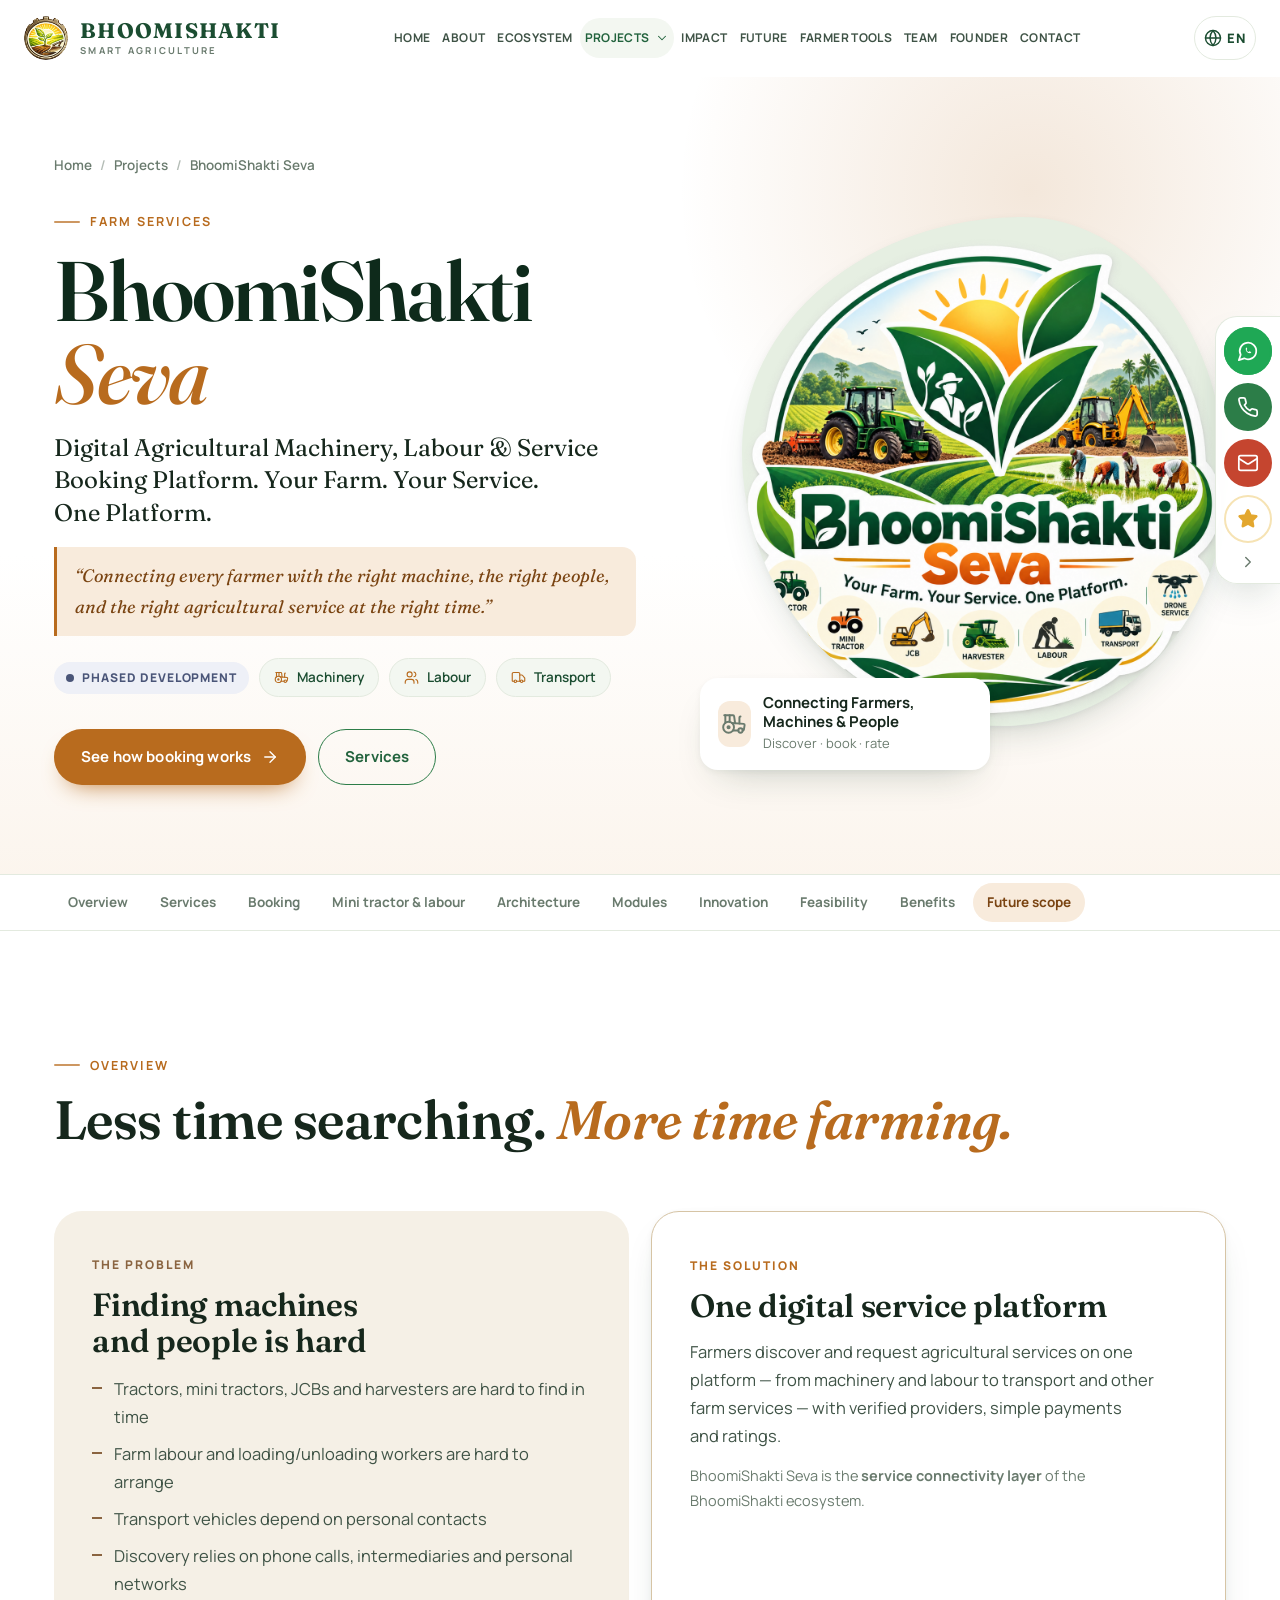
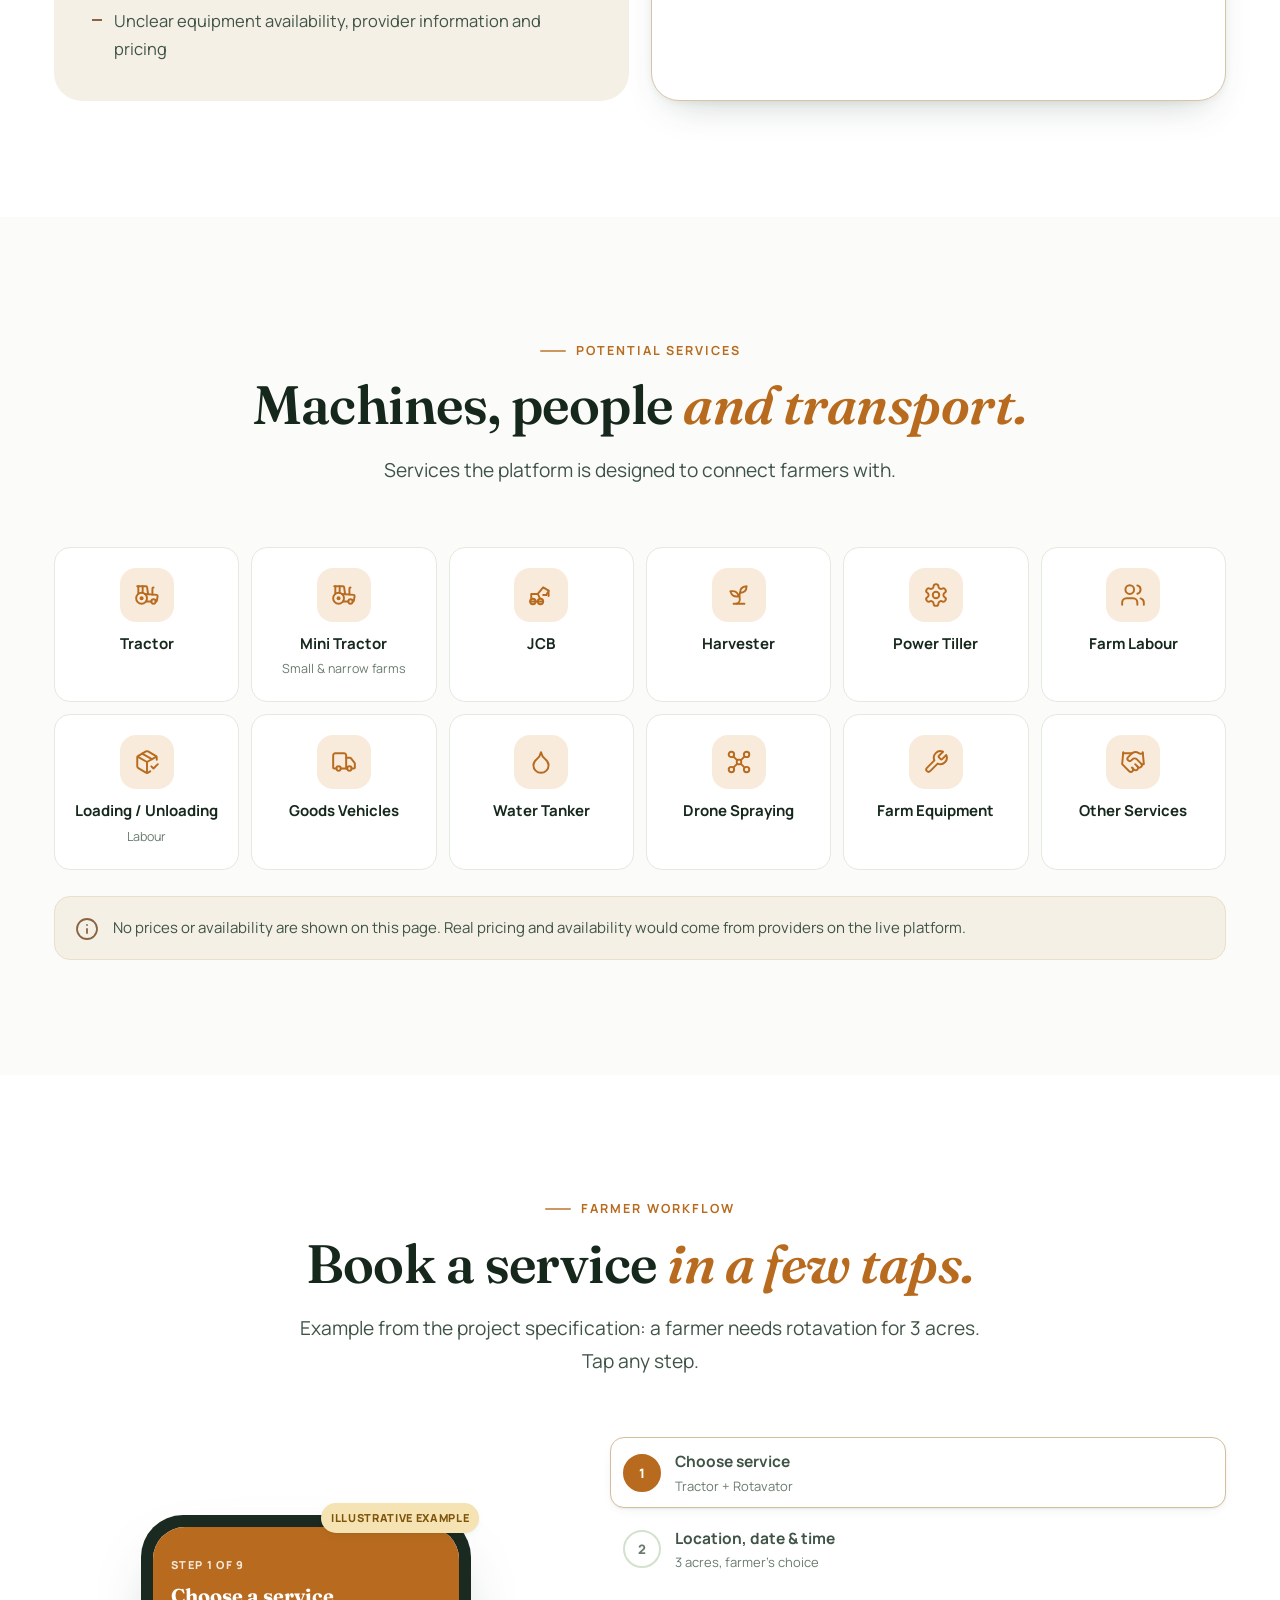
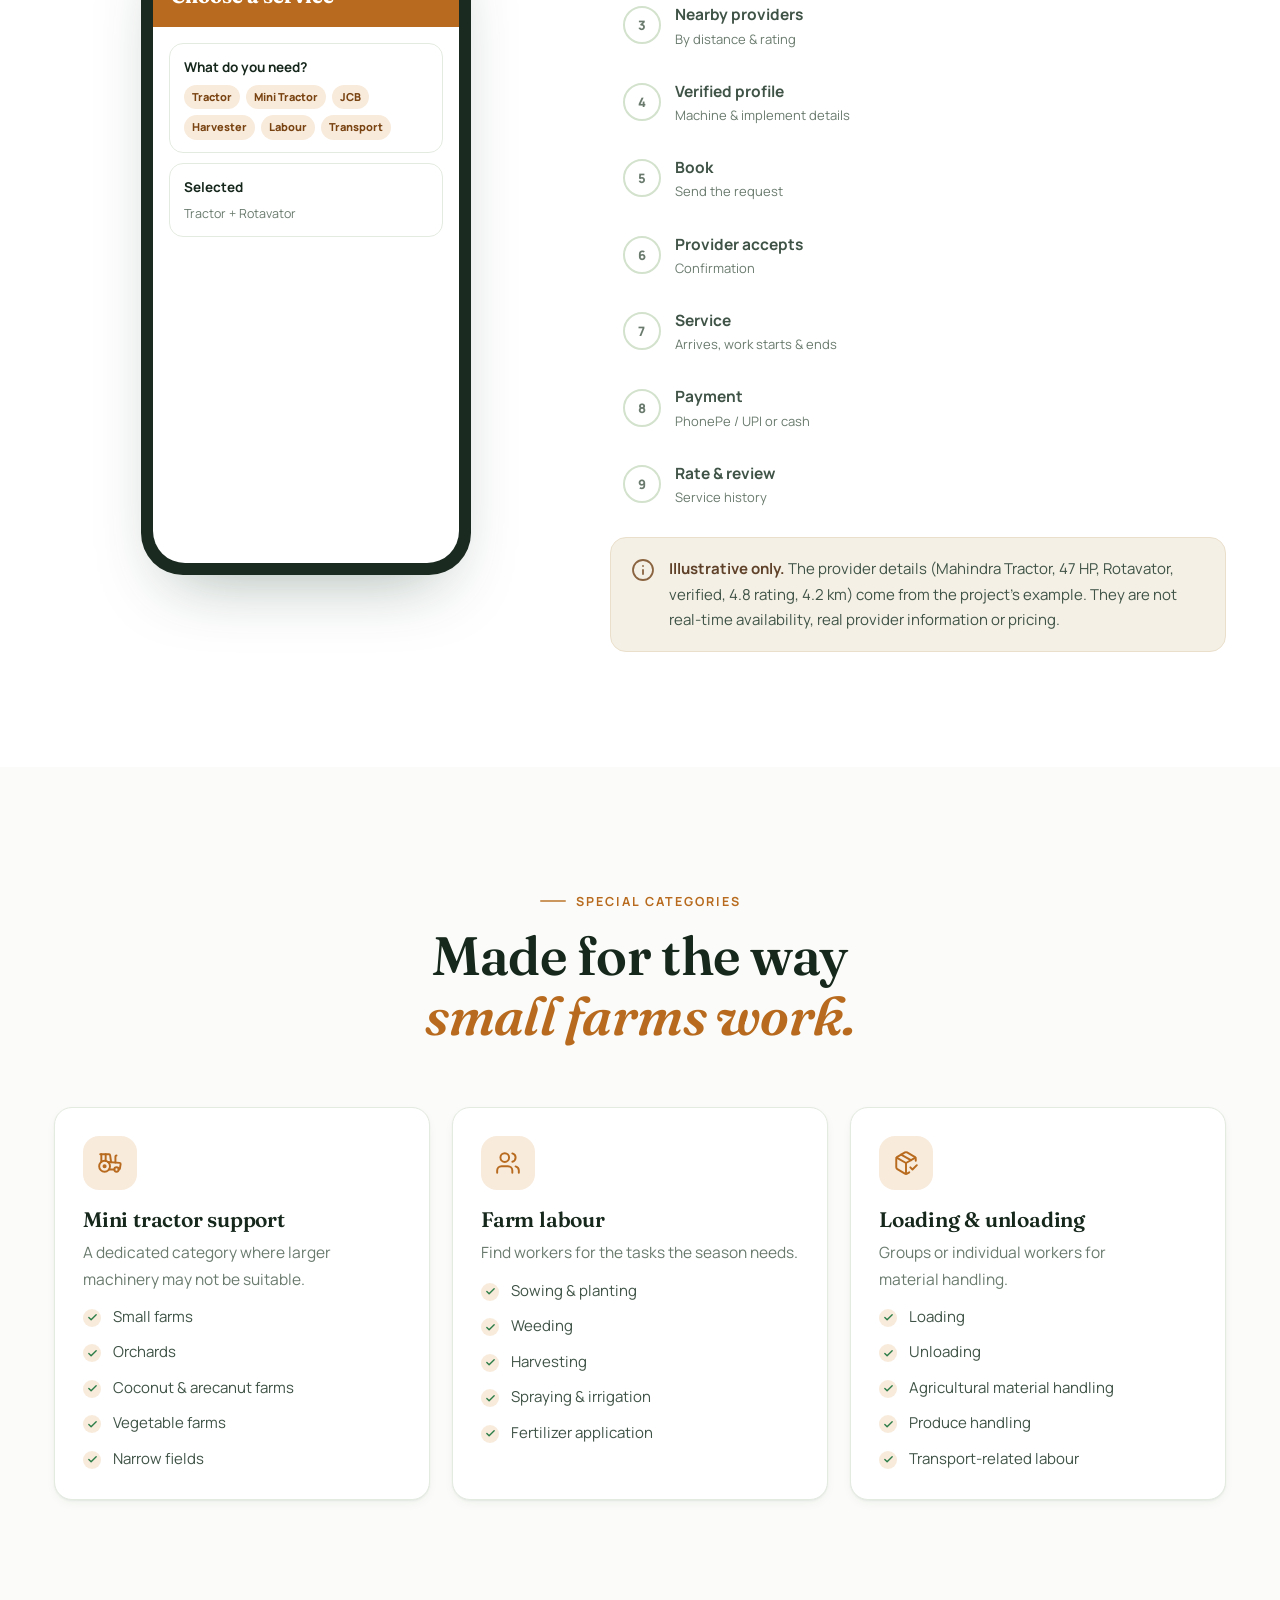
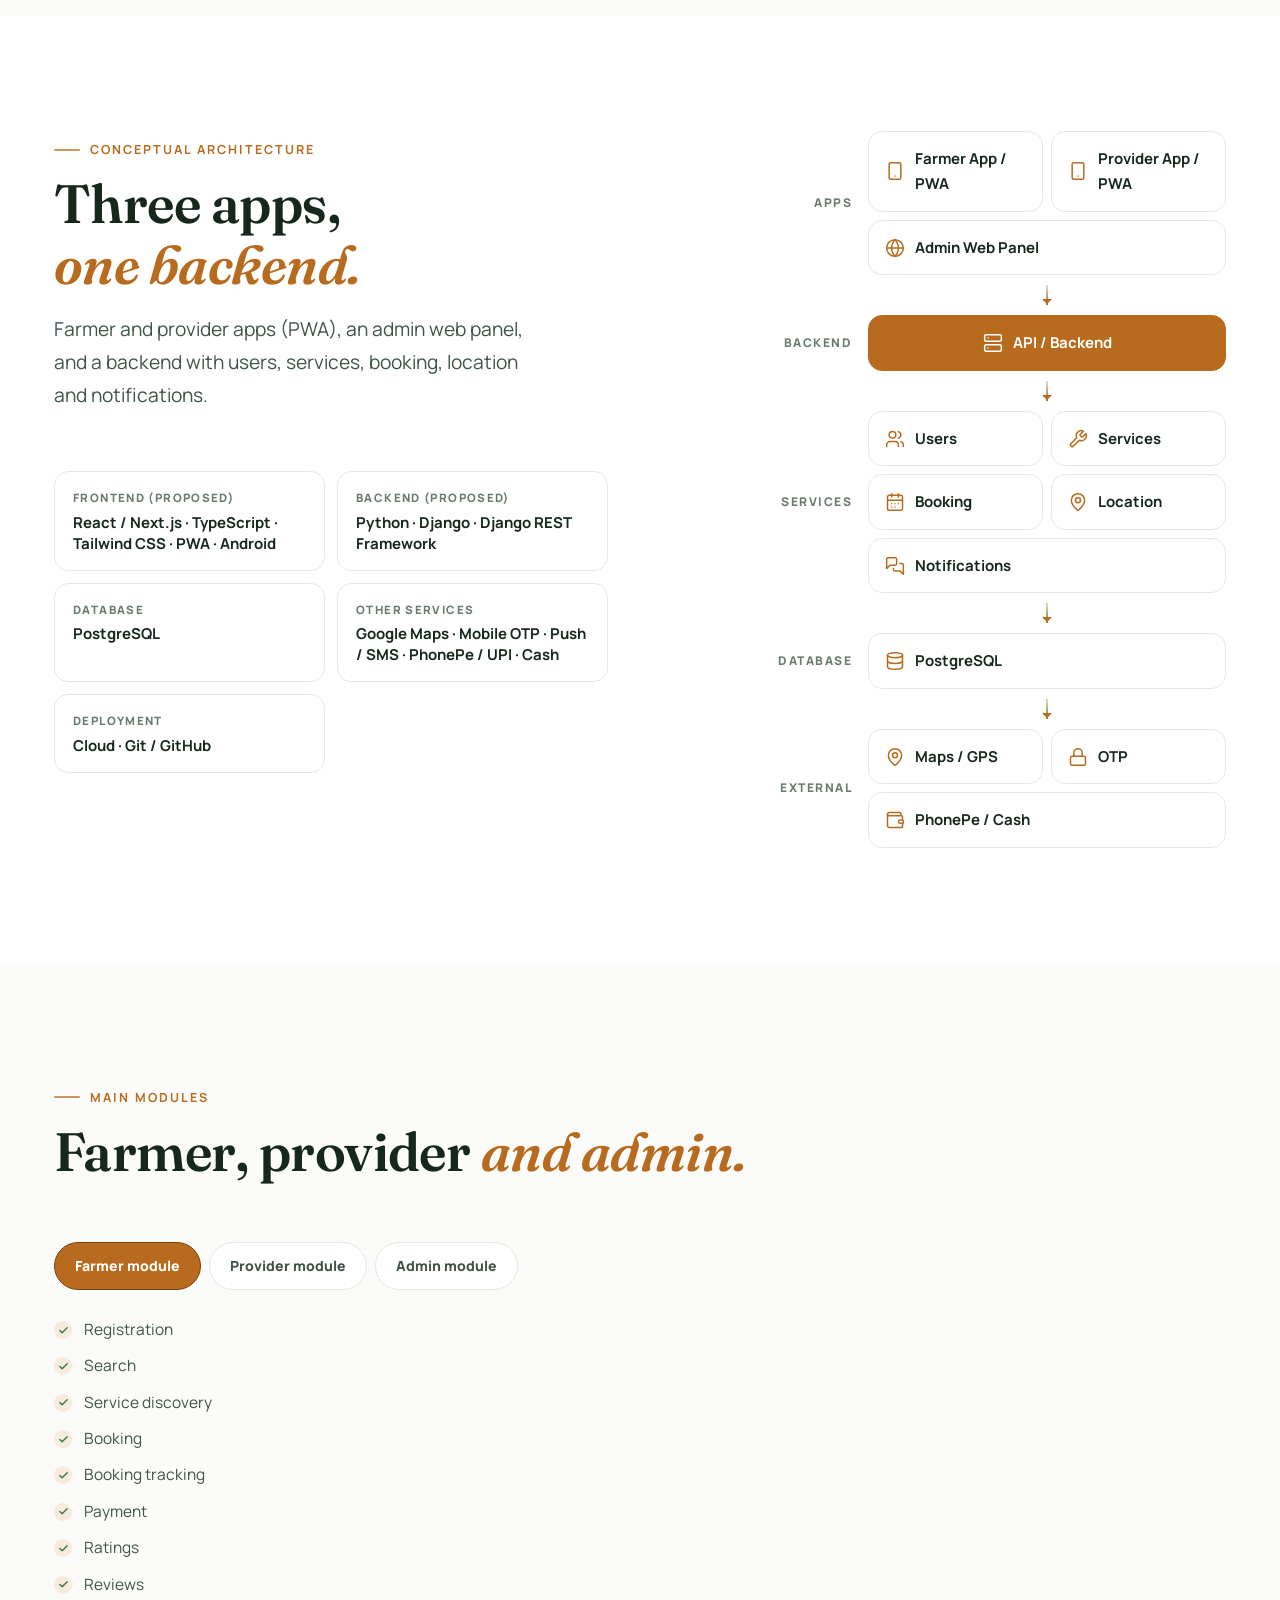
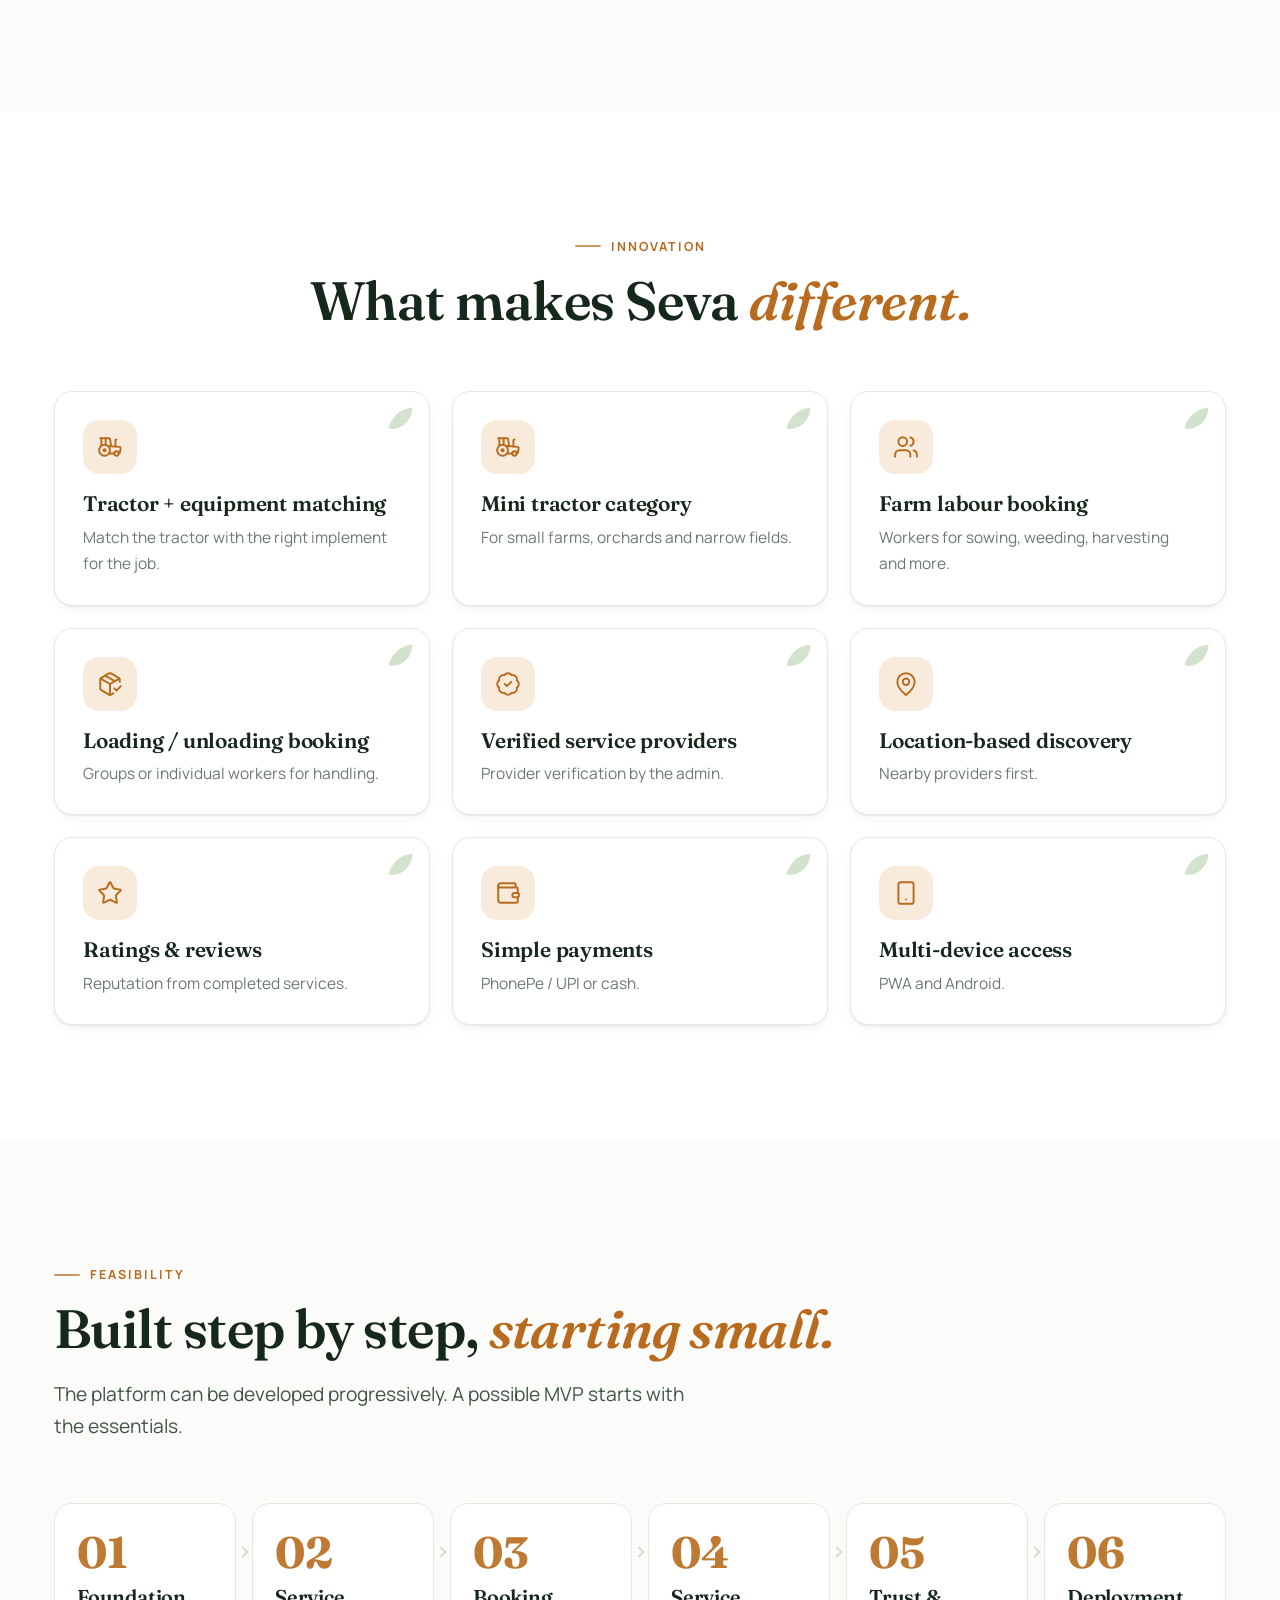
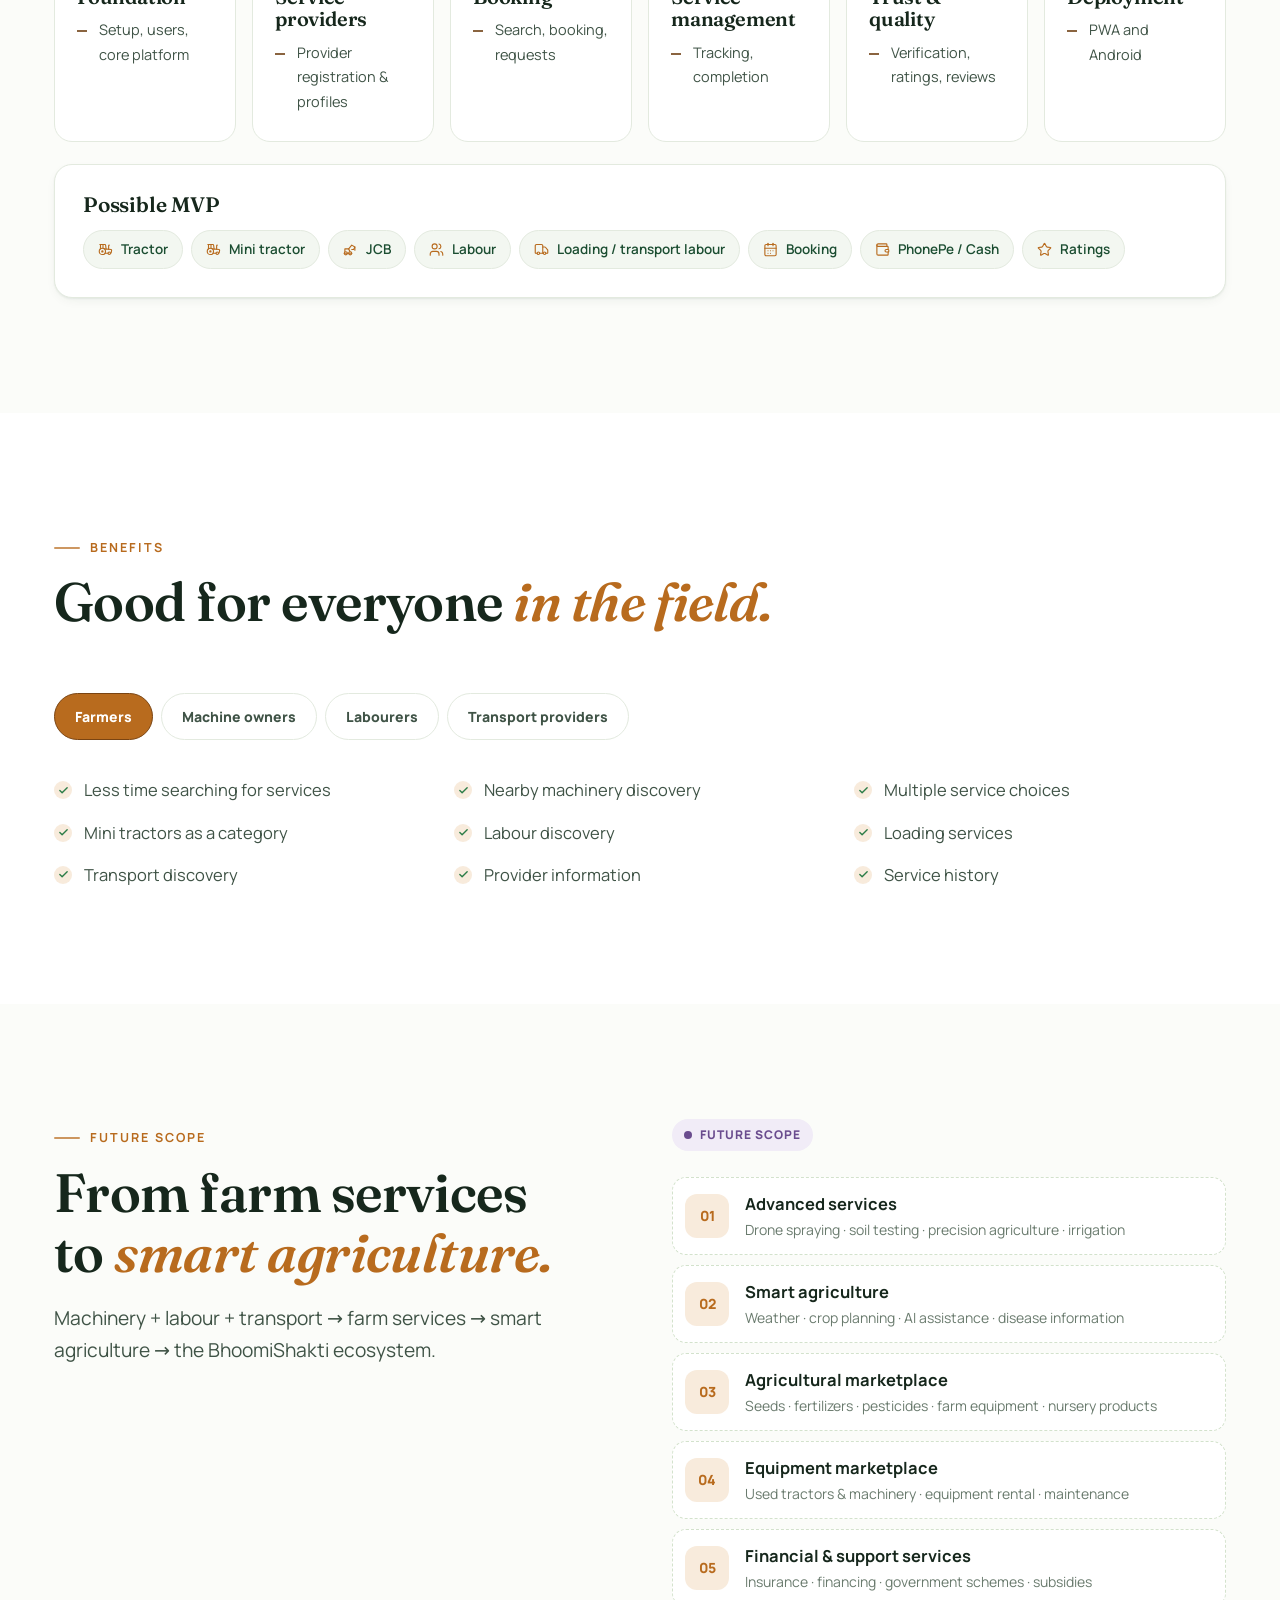
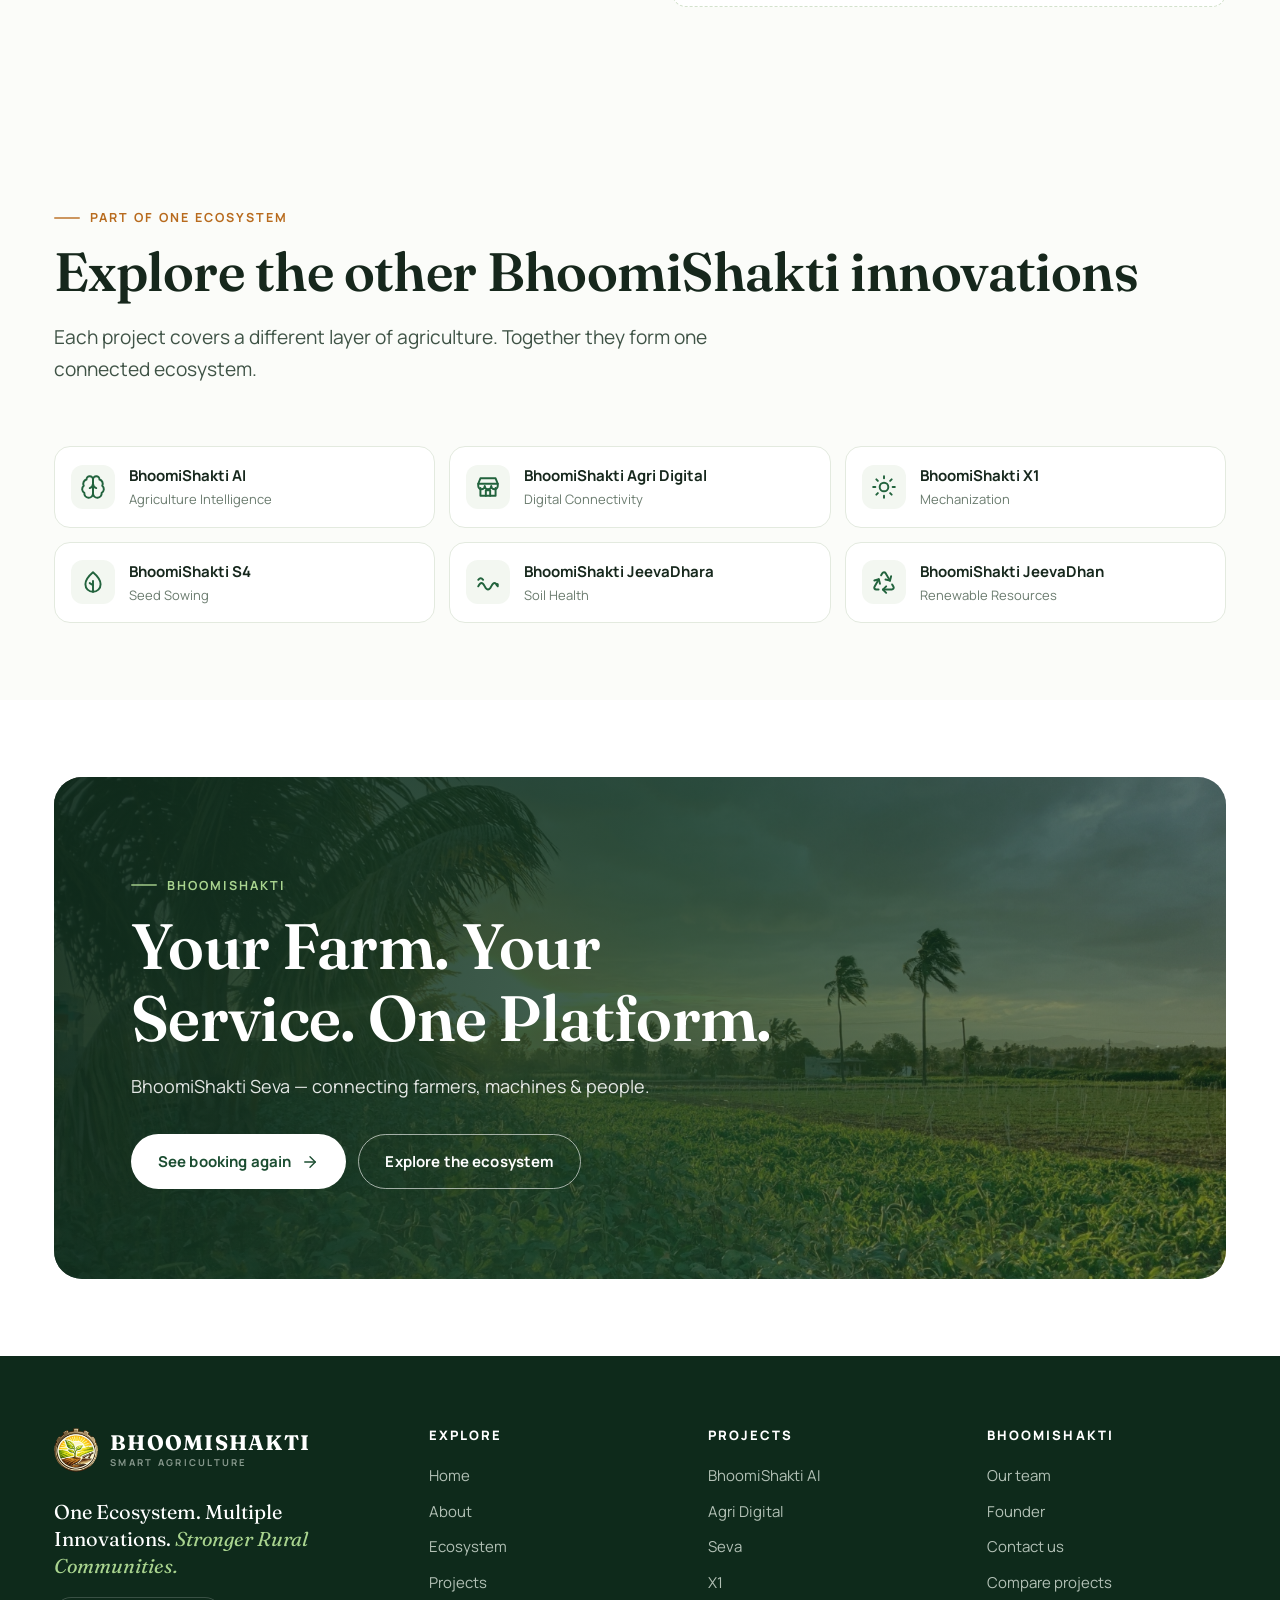
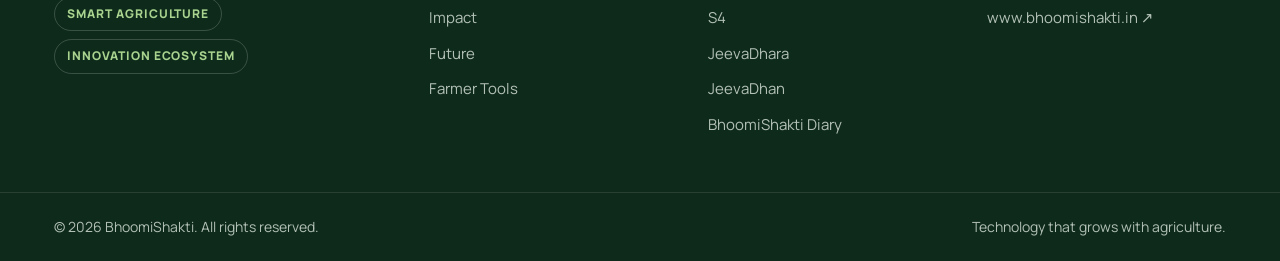
<file: seva.html>
<!DOCTYPE html>
<html lang="en" class="js-off">
<head>
  <!-- Google tag (gtag.js) -->
<script async src="https://www.googletagmanager.com/gtag/js?id=G-LCF8DMRQYF"></script>
<script>
  window.dataLayer = window.dataLayer || [];
  function gtag(){dataLayer.push(arguments);}
  gtag('js', new Date());

  gtag('config', 'G-LCF8DMRQYF');
</script>
<meta charset="UTF-8">
<meta name="viewport" content="width=device-width, initial-scale=1.0, viewport-fit=cover">
<title>BhoomiShakti Seva — Farm Services Platform</title>
<meta name="description" content="BhoomiShakti Seva connects farmers with verified machinery, labour and transport providers, making farm services easier to discover, book and access.">
<link rel="canonical" href="https://www.bhoomishakti.in/seva.html">
<meta name="robots" content="index, follow">
<meta property="og:type" content="website">
<meta property="og:site_name" content="BhoomiShakti">
<meta property="og:title" content="BhoomiShakti Seva — Farm Services Platform">
<meta property="og:description" content="BhoomiShakti Seva connects farmers with verified machinery, labour and transport providers, making farm services easier to discover, book and access.">
<meta property="og:url" content="https://www.bhoomishakti.in/seva.html">
<meta name="twitter:card" content="summary_large_image">
<meta name="twitter:title" content="BhoomiShakti Seva — Farm Services Platform">
<meta name="twitter:description" content="BhoomiShakti Seva connects farmers with verified machinery, labour and transport providers, making farm services easier to discover, book and access.">
<script type="application/ld+json">{"@context": "https://schema.org", "@type": "BreadcrumbList", "itemListElement": [{"@type": "ListItem", "position": 1, "name": "Home", "item": "https://www.bhoomishakti.in/"}, {"@type": "ListItem", "position": 2, "name": "Projects", "item": "https://www.bhoomishakti.in/projects.html"}, {"@type": "ListItem", "position": 3, "name": "BhoomiShakti Seva", "item": "https://www.bhoomishakti.in/seva.html"}]}</script>
<meta name="theme-color" content="#FFFFFF">
<link rel="icon" type="image/png" href="assets/icons/favicon.png">
<link rel="preload" href="assets/fonts/fraunces.woff2" as="font" type="font/woff2" crossorigin>
<link rel="preload" href="assets/fonts/manrope.woff2" as="font" type="font/woff2" crossorigin>
<link rel="stylesheet" href="css/style.css">
</head>
<body class="theme-seva">
<a class="skip-link" href="#main">Skip to content</a>
<svg xmlns="http://www.w3.org/2000/svg" style="display:none" aria-hidden="true"><defs><symbol id="i-linkedin" viewBox="0 0 24 24"><path d="M16 8a6 6 0 0 1 6 6v7h-4v-7a2 2 0 0 0-4 0v7h-4v-7a6 6 0 0 1 6-6Z"/><rect x="2" y="9" width="4" height="12"/><circle cx="4" cy="4" r="2"/></symbol><symbol id="i-github" viewBox="0 0 24 24"><path d="M15 22v-4a4.8 4.8 0 0 0-1-3.5c3 0 6-2 6-5.5.08-1.25-.27-2.48-1-3.5.28-1.15.28-2.35 0-3.5 0 0-1 0-3 1.5-2.64-.5-5.36-.5-8 0C6 2 5 2 5 2c-.3 1.15-.3 2.35 0 3.5A5.4 5.4 0 0 0 4 9c0 3.5 3 5.5 6 5.5-.39.49-.68 1.05-.85 1.65-.17.6-.22 1.23-.15 1.85v4"/><path d="M9 18c-4.51 2-5-2-7-2"/></symbol><symbol id="i-quote" viewBox="0 0 24 24"><path d="M3 21c3 0 7-1 7-8V5c0-1.25-.76-2.02-2-2H4c-1.25 0-2 .75-2 1.97V11c0 1.25.75 2 2 2 1 0 1 0 1 1v1c0 1-1 2-2 2s-1 .01-1 1.03V20c0 1 0 1 1 1z"/><path d="M15 21c3 0 7-1 7-8V5c0-1.25-.76-2.02-2-2h-4c-1.25 0-2 .75-2 1.97V11c0 1.25.75 2 2 2h.75c0 2.25.25 4-2.75 4v3c0 1 0 1 1 1z"/></symbol><symbol id="i-external" viewBox="0 0 24 24"><path d="M15 3h6v6"/><path d="M10 14 21 3"/><path d="M18 13v6a2 2 0 0 1-2 2H5a2 2 0 0 1-2-2V8a2 2 0 0 1 2-2h6"/></symbol><symbol id="i-user" viewBox="0 0 24 24"><circle cx="12" cy="8" r="5"/><path d="M20 21a8 8 0 0 0-16 0"/></symbol><symbol id="i-leaf" viewBox="0 0 24 24"><path d="M11 20A7 7 0 0 1 9.8 6.1C15.5 5 17 4.48 19 2c1 2 2 4.18 2 8 0 5.5-4.78 10-10 10Z"/><path d="M2 21c0-3 1.85-5.36 5.08-6C9.5 14.52 12 13 13 12"/></symbol><symbol id="i-sprout" viewBox="0 0 24 24"><path d="M7 20h10"/><path d="M10 20c5.5-2.5.8-6.4 3-10"/><path d="M9.5 9.4c1.1.8 1.8 2.2 2.3 3.7-2 .4-3.5.4-4.8-.3-1.2-.6-2.3-1.9-3-4.2 2.8-.5 4.4 0 5.5.8z"/><path d="M14.1 6a7 7 0 0 0-1.1 4c1.9-.1 3.3-.6 4.3-1.4 1-1 1.6-2.3 1.7-4.6-2.7.1-4 1-4.9 2z"/></symbol><symbol id="i-brain" viewBox="0 0 24 24"><path d="M12 5a3 3 0 1 0-5.997.125 4 4 0 0 0-2.526 5.77 4 4 0 0 0 .556 6.588A4 4 0 1 0 12 18Z"/><path d="M12 5a3 3 0 1 1 5.997.125 4 4 0 0 1 2.526 5.77 4 4 0 0 1-.556 6.588A4 4 0 1 1 12 18Z"/><path d="M12 5v13"/><path d="M9 13a4.5 4.5 0 0 0 3-4"/><path d="M15 13a4.5 4.5 0 0 1-3-4"/></symbol><symbol id="i-store" viewBox="0 0 24 24"><path d="M3 9 5 4h14l2 5"/><path d="M3 9h18v2a3 3 0 0 1-6 0 3 3 0 0 1-6 0 3 3 0 0 1-6 0Z"/><path d="M5 13v7h14v-7"/><path d="M10 20v-5h4v5"/></symbol><symbol id="i-tractor" viewBox="0 0 24 24"><path d="m10 11 11 .9a1 1 0 0 1 .8 1.1l-.665 4.158a1 1 0 0 1-.988.842H20"/><path d="M16 18h-5"/><path d="M18 5a1 1 0 0 0-1 1v5.573"/><path d="M3 4h8.129a1 1 0 0 1 .99.863L13 11.246"/><path d="M4 11V4"/><path d="M8 10.1V4"/><circle cx="18" cy="18" r="2"/><circle cx="7" cy="15" r="5"/><circle cx="7" cy="15" r="1"/></symbol><symbol id="i-sun" viewBox="0 0 24 24"><circle cx="12" cy="12" r="4"/><path d="M12 2v2"/><path d="M12 20v2"/><path d="m4.93 4.93 1.41 1.41"/><path d="m17.66 17.66 1.41 1.41"/><path d="M2 12h2"/><path d="M20 12h2"/><path d="m6.34 17.66-1.41 1.41"/><path d="m19.07 4.93-1.41 1.41"/></symbol><symbol id="i-seed" viewBox="0 0 24 24"><path d="M12 21c-4 0-7-3-7-7 0-5 7-11 7-11s7 6 7 11c0 4-3 7-7 7Z"/><path d="M12 21V11"/><path d="M12 15l-3-2"/></symbol><symbol id="i-worm" viewBox="0 0 24 24"><path d="M3 16c2-4 4-4 6 0s4 4 6 0 4-4 6 0"/><circle cx="20.5" cy="14.5" r=".6" fill="currentColor"/><path d="M3 10c1.5-2 3-2 4.5 0"/></symbol><symbol id="i-recycle" viewBox="0 0 24 24"><path d="M7 19H4.815a1.83 1.83 0 0 1-1.57-.881 1.785 1.785 0 0 1-.004-1.784L7.196 9.5"/><path d="M11 19h8.203a1.83 1.83 0 0 0 1.556-.89 1.784 1.784 0 0 0 0-1.775l-1.226-2.12"/><path d="m14 16-3 3 3 3"/><path d="M8.293 13.596 7.196 9.5 3.1 10.598"/><path d="m9.344 5.811 1.093-1.892A1.83 1.83 0 0 1 11.985 3a1.784 1.784 0 0 1 1.546.888l3.943 6.843"/><path d="m13.378 9.633 4.096 1.098 1.097-4.096"/></symbol><symbol id="i-arrow" viewBox="0 0 24 24"><path d="M5 12h14"/><path d="m12 5 7 7-7 7"/></symbol><symbol id="i-arrow-down" viewBox="0 0 24 24"><path d="M12 5v14"/><path d="m19 12-7 7-7-7"/></symbol><symbol id="i-chevron" viewBox="0 0 24 24"><path d="m6 9 6 6 6-6"/></symbol><symbol id="i-chevron-left" viewBox="0 0 24 24"><path d="m15 18-6-6 6-6"/></symbol><symbol id="i-chevron-right" viewBox="0 0 24 24"><path d="m9 18 6-6-6-6"/></symbol><symbol id="i-up" viewBox="0 0 24 24"><path d="m18 15-6-6-6 6"/></symbol><symbol id="i-menu" viewBox="0 0 24 24"><path d="M4 6h16"/><path d="M4 12h16"/><path d="M4 18h16"/></symbol><symbol id="i-close" viewBox="0 0 24 24"><path d="M18 6 6 18"/><path d="m6 6 12 12"/></symbol><symbol id="i-plus" viewBox="0 0 24 24"><path d="M5 12h14"/><path d="M12 5v14"/></symbol><symbol id="i-check" viewBox="0 0 24 24"><path d="M20 6 9 17l-5-5"/></symbol><symbol id="i-users" viewBox="0 0 24 24"><path d="M16 21v-2a4 4 0 0 0-4-4H6a4 4 0 0 0-4 4v2"/><circle cx="9" cy="7" r="4"/><path d="M22 21v-2a4 4 0 0 0-3-3.87"/><path d="M16 3.13a4 4 0 0 1 0 7.75"/></symbol><symbol id="i-user-search" viewBox="0 0 24 24"><circle cx="10" cy="7" r="4"/><path d="M10.3 15H7a4 4 0 0 0-4 4v2"/><circle cx="17" cy="17" r="3"/><path d="m21 21-1.9-1.9"/></symbol><symbol id="i-search" viewBox="0 0 24 24"><circle cx="11" cy="11" r="8"/><path d="m21 21-4.3-4.3"/></symbol><symbol id="i-pin" viewBox="0 0 24 24"><path d="M20 10c0 5-5.5 10.2-7.4 11.8a1 1 0 0 1-1.2 0C9.5 20.2 4 15 4 10a8 8 0 0 1 16 0"/><circle cx="12" cy="10" r="3"/></symbol><symbol id="i-message" viewBox="0 0 24 24"><path d="M14 9a2 2 0 0 1-2 2H6l-4 4V4a2 2 0 0 1 2-2h8a2 2 0 0 1 2 2z"/><path d="M18 9h2a2 2 0 0 1 2 2v11l-4-4h-6a2 2 0 0 1-2-2v-1"/></symbol><symbol id="i-package" viewBox="0 0 24 24"><path d="m16 16 2 2 4-4"/><path d="M21 10V8a2 2 0 0 0-1-1.73l-7-4a2 2 0 0 0-2 0l-7 4A2 2 0 0 0 3 8v8a2 2 0 0 0 1 1.73l7 4a2 2 0 0 0 2 0l2-1.14"/><path d="m7.5 4.27 9 5.15"/><path d="M3.29 7 12 12l8.71-5"/><path d="M12 22V12"/></symbol><symbol id="i-megaphone" viewBox="0 0 24 24"><path d="m3 11 18-5v12L3 14v-3z"/><path d="M11.6 16.8a3 3 0 1 1-5.8-1.6"/></symbol><symbol id="i-cloud" viewBox="0 0 24 24"><path d="M12 2v2"/><path d="m4.93 4.93 1.41 1.41"/><path d="M20 12h2"/><path d="m19.07 4.93-1.41 1.41"/><path d="M15.947 12.65a4 4 0 0 0-5.925-4.128"/><path d="M13 22H7a5 5 0 1 1 4.9-6H13a3 3 0 0 1 0 6Z"/></symbol><symbol id="i-landmark" viewBox="0 0 24 24"><path d="M3 22h18"/><path d="M6 18v-7"/><path d="M10 18v-7"/><path d="M14 18v-7"/><path d="M18 18v-7"/><path d="M12 2 20 7H4z"/></symbol><symbol id="i-rupee" viewBox="0 0 24 24"><path d="M6 3h12"/><path d="M6 8h12"/><path d="m6 13 8.5 8"/><path d="M6 13h3"/><path d="M9 13c6.667 0 6.667-10 0-10"/></symbol><symbol id="i-calendar" viewBox="0 0 24 24"><rect width="18" height="18" x="3" y="4" rx="2"/><path d="M16 2v4"/><path d="M8 2v4"/><path d="M3 10h18"/><path d="M8 14h.01"/><path d="M12 14h.01"/><path d="M16 14h.01"/><path d="M8 18h.01"/><path d="M12 18h.01"/></symbol><symbol id="i-microscope" viewBox="0 0 24 24"><path d="M6 18h8"/><path d="M3 22h18"/><path d="M14 22a7 7 0 1 0 0-14h-1"/><path d="M9 14h2"/><path d="M9 12a2 2 0 0 1-2-2V6h6v4a2 2 0 0 1-2 2Z"/><path d="M12 6V3a1 1 0 0 0-1-1H9a1 1 0 0 0-1 1v3"/></symbol><symbol id="i-handshake" viewBox="0 0 24 24"><path d="m11 17 2 2a1 1 0 1 0 3-3"/><path d="m14 14 2.5 2.5a1 1 0 1 0 3-3l-3.88-3.88a3 3 0 0 0-4.24 0l-.88.88a1 1 0 1 1-3-3l2.81-2.81a5.79 5.79 0 0 1 7.06-.87l.47.28a2 2 0 0 0 1.42.25L21 4"/><path d="m21 3 1 11h-2"/><path d="M3 3 2 14l6.5 6.5a1 1 0 1 0 3-3"/><path d="M3 4h8"/></symbol><symbol id="i-shield" viewBox="0 0 24 24"><path d="M20 13c0 5-3.5 7.5-7.66 8.95a1 1 0 0 1-.67-.01C7.5 20.5 4 18 4 13V6a1 1 0 0 1 1-1c2 0 4.5-1.2 6.24-2.72a1.17 1.17 0 0 1 1.52 0C14.51 3.81 17 5 19 5a1 1 0 0 1 1 1z"/><path d="m9 12 2 2 4-4"/></symbol><symbol id="i-eye-off" viewBox="0 0 24 24"><path d="M10.733 5.076a10.744 10.744 0 0 1 11.205 6.575 1 1 0 0 1 0 .696 10.747 10.747 0 0 1-1.444 2.49"/><path d="M14.084 14.158a3 3 0 0 1-4.242-4.242"/><path d="M17.479 17.499a10.75 10.75 0 0 1-15.417-5.151 1 1 0 0 1 0-.696 10.75 10.75 0 0 1 4.446-5.143"/><path d="m2 2 20 20"/></symbol><symbol id="i-layers" viewBox="0 0 24 24"><path d="m12.83 2.18a2 2 0 0 0-1.66 0L2.6 6.08a1 1 0 0 0 0 1.83l8.58 3.91a2 2 0 0 0 1.66 0l8.58-3.9a1 1 0 0 0 0-1.83Z"/><path d="m22 17.65-9.17 4.16a2 2 0 0 1-1.66 0L2 17.65"/><path d="m22 12.65-9.17 4.16a2 2 0 0 1-1.66 0L2 12.65"/></symbol><symbol id="i-network" viewBox="0 0 24 24"><rect x="16" y="16" width="6" height="6" rx="1"/><rect x="2" y="16" width="6" height="6" rx="1"/><rect x="9" y="2" width="6" height="6" rx="1"/><path d="M5 16v-3a1 1 0 0 1 1-1h12a1 1 0 0 1 1 1v3"/><path d="M12 12V8"/></symbol><symbol id="i-globe" viewBox="0 0 24 24"><circle cx="12" cy="12" r="10"/><path d="M12 2a14.5 14.5 0 0 0 0 20 14.5 14.5 0 0 0 0-20"/><path d="M2 12h20"/></symbol><symbol id="i-server" viewBox="0 0 24 24"><rect width="20" height="8" x="2" y="2" rx="2"/><rect width="20" height="8" x="2" y="14" rx="2"/><path d="M6 6h.01"/><path d="M6 18h.01"/></symbol><symbol id="i-database" viewBox="0 0 24 24"><ellipse cx="12" cy="5" rx="9" ry="3"/><path d="M3 5v14a9 3 0 0 0 18 0V5"/><path d="M3 12a9 3 0 0 0 18 0"/></symbol><symbol id="i-code" viewBox="0 0 24 24"><path d="m16 18 6-6-6-6"/><path d="m8 6-6 6 6 6"/></symbol><symbol id="i-battery" viewBox="0 0 24 24"><rect x="2" y="7" width="16" height="10" rx="2"/><path d="M22 11v2"/><path d="M6 11v2"/><path d="M10 11v2"/></symbol><symbol id="i-zap" viewBox="0 0 24 24"><path d="M4 14a1 1 0 0 1-.78-1.63l9.9-10.2a.5.5 0 0 1 .86.46l-1.92 6.02A1 1 0 0 0 13 10h7a1 1 0 0 1 .78 1.63l-9.9 10.2a.5.5 0 0 1-.86-.46l1.92-6.02A1 1 0 0 0 11 14z"/></symbol><symbol id="i-cog" viewBox="0 0 24 24"><path d="M12.22 2h-.44a2 2 0 0 0-2 2v.18a2 2 0 0 1-1 1.73l-.43.25a2 2 0 0 1-2 0l-.15-.08a2 2 0 0 0-2.73.73l-.22.38a2 2 0 0 0 .73 2.73l.15.1a2 2 0 0 1 1 1.72v.51a2 2 0 0 1-1 1.74l-.15.09a2 2 0 0 0-.73 2.73l.22.38a2 2 0 0 0 2.73.73l.15-.08a2 2 0 0 1 2 0l.43.25a2 2 0 0 1 1 1.73V20a2 2 0 0 0 2 2h.44a2 2 0 0 0 2-2v-.18a2 2 0 0 1 1-1.73l.43-.25a2 2 0 0 1 2 0l.15.08a2 2 0 0 0 2.73-.73l.22-.39a2 2 0 0 0-.73-2.73l-.15-.08a2 2 0 0 1-1-1.74v-.5a2 2 0 0 1 1-1.74l.15-.09a2 2 0 0 0 .73-2.73l-.22-.38a2 2 0 0 0-2.73-.73l-.15.08a2 2 0 0 1-2 0l-.43-.25a2 2 0 0 1-1-1.73V4a2 2 0 0 0-2-2z"/><circle cx="12" cy="12" r="3"/></symbol><symbol id="i-wheel" viewBox="0 0 24 24"><circle cx="12" cy="12" r="9"/><circle cx="12" cy="12" r="2"/><path d="M12 3v7"/><path d="M12 14v7"/><path d="M3 12h7"/><path d="M14 12h7"/></symbol><symbol id="i-chain" viewBox="0 0 24 24"><path d="M9 17H7A5 5 0 0 1 7 7h2"/><path d="M15 7h2a5 5 0 1 1 0 10h-2"/><path d="M8 12h8"/></symbol><symbol id="i-blade" viewBox="0 0 24 24"><path d="M4 20 14 8l6-4-2 7-12 11"/><path d="M4 20h7"/></symbol><symbol id="i-panel" viewBox="0 0 24 24"><rect x="3" y="4" width="18" height="11" rx="1"/><path d="M3 9.5h18"/><path d="M9 4v11"/><path d="M15 4v11"/><path d="M12 15v5"/><path d="M8 20h8"/></symbol><symbol id="i-umbrella" viewBox="0 0 24 24"><path d="M22 12a10.06 10.06 0 0 0-20 0Z"/><path d="M12 12v8a2 2 0 0 0 4 0"/><path d="M12 2v1"/></symbol><symbol id="i-backpack" viewBox="0 0 24 24"><path d="M4 10a4 4 0 0 1 4-4h8a4 4 0 0 1 4 4v10a2 2 0 0 1-2 2H6a2 2 0 0 1-2-2Z"/><path d="M8 10h8"/><path d="M8 18h8"/><path d="M8 22v-6a2 2 0 0 1 2-2h4a2 2 0 0 1 2 2v6"/><path d="M9 6V4a2 2 0 0 1 2-2h2a2 2 0 0 1 2 2v2"/></symbol><symbol id="i-sliders" viewBox="0 0 24 24"><path d="M4 21v-7"/><path d="M4 10V3"/><path d="M12 21v-9"/><path d="M12 8V3"/><path d="M20 21v-5"/><path d="M20 12V3"/><path d="M2 14h4"/><path d="M10 8h4"/><path d="M18 16h4"/></symbol><symbol id="i-pipes" viewBox="0 0 24 24"><path d="M12 3v7"/><path d="M12 10 6 16v5"/><path d="m12 10 6 6v5"/></symbol><symbol id="i-vibrate" viewBox="0 0 24 24"><path d="m2 8 2 2-2 2 2 2-2 2"/><path d="m22 8-2 2 2 2-2 2 2 2"/><rect width="8" height="14" x="8" y="5" rx="1"/></symbol><symbol id="i-droplet" viewBox="0 0 24 24"><path d="M12 22a7 7 0 0 0 7-7c0-2-1-3.9-3-5.5s-3.5-4-4-6.5c-.5 2.5-2 4.9-4 6.5C6 11.1 5 13 5 15a7 7 0 0 0 7 7z"/></symbol><symbol id="i-flask" viewBox="0 0 24 24"><path d="M10 2v7.527a2 2 0 0 1-.211.896L4.72 20.55a1 1 0 0 0 .9 1.45h12.76a1 1 0 0 0 .9-1.45l-5.069-10.127A2 2 0 0 1 14 9.527V2"/><path d="M8.5 2h7"/><path d="M7 16h10"/></symbol><symbol id="i-factory" viewBox="0 0 24 24"><path d="M2 20a2 2 0 0 0 2 2h16a2 2 0 0 0 2-2V8l-7 5V8l-7 5V4a2 2 0 0 0-2-2H4a2 2 0 0 0-2 2Z"/><path d="M17 18h1"/><path d="M12 18h1"/><path d="M7 18h1"/></symbol><symbol id="i-flame" viewBox="0 0 24 24"><path d="M8.5 14.5A2.5 2.5 0 0 0 11 12c0-1.38-.5-2-1-3-1.072-2.143-.224-4.054 2-6 .5 2.5 2 4.9 4 6.5 2 1.6 3 3.5 3 5.5a7 7 0 1 1-14 0c0-1.153.433-2.294 1-3a2.5 2.5 0 0 0 2.5 2.5z"/></symbol><symbol id="i-cow" viewBox="0 0 24 24"><path d="M5 9c-1.5 0-3-1-3-3 2 0 3 .5 4 1.5"/><path d="M19 9c1.5 0 3-1 3-3-2 0-3 .5-4 1.5"/><path d="M6 8.5C6 6 8.5 4 12 4s6 2 6 4.5V14a6 6 0 0 1-12 0Z"/><ellipse cx="12" cy="15.5" rx="3.5" ry="2.5"/><path d="M10.5 15.5h.01"/><path d="M13.5 15.5h.01"/><path d="M9 10h.01"/><path d="M15 10h.01"/></symbol><symbol id="i-truck" viewBox="0 0 24 24"><path d="M14 18V6a2 2 0 0 0-2-2H4a2 2 0 0 0-2 2v11a1 1 0 0 0 1 1h2"/><path d="M15 18H9"/><path d="M19 18h2a1 1 0 0 0 1-1v-3.65a1 1 0 0 0-.22-.624l-3.48-4.35A1 1 0 0 0 17.52 8H14"/><circle cx="17" cy="18" r="2"/><circle cx="7" cy="18" r="2"/></symbol><symbol id="i-drone" viewBox="0 0 24 24"><circle cx="5" cy="5" r="2.5"/><circle cx="19" cy="5" r="2.5"/><circle cx="5" cy="19" r="2.5"/><circle cx="19" cy="19" r="2.5"/><path d="M7 7l3 3"/><path d="m17 7-3 3"/><path d="m7 17 3-3"/><path d="m17 17-3-3"/><rect x="10" y="10" width="4" height="4" rx="1"/></symbol><symbol id="i-digger" viewBox="0 0 24 24"><path d="M2 18h12"/><circle cx="4.5" cy="18" r="2.5"/><circle cx="11.5" cy="18" r="2.5"/><path d="M3 15V11h6l2 4"/><path d="M9 11 14 5l5 3-2 4h-3"/><path d="M19 8v5"/></symbol><symbol id="i-water" viewBox="0 0 24 24"><path d="M2 6c.6.5 1.2 1 2.5 1C7 7 7 5 9.5 5c2.6 0 2.4 2 5 2 2.5 0 2.5-2 5-2 1.3 0 1.9.5 2.5 1"/><path d="M2 12c.6.5 1.2 1 2.5 1 2.5 0 2.5-2 5-2 2.6 0 2.4 2 5 2 2.5 0 2.5-2 5-2 1.3 0 1.9.5 2.5 1"/><path d="M2 18c.6.5 1.2 1 2.5 1 2.5 0 2.5-2 5-2 2.6 0 2.4 2 5 2 2.5 0 2.5-2 5-2 1.3 0 1.9.5 2.5 1"/></symbol><symbol id="i-phone" viewBox="0 0 24 24"><rect width="14" height="20" x="5" y="2" rx="2"/><path d="M12 18h.01"/></symbol><symbol id="i-star" viewBox="0 0 24 24"><path d="M11.525 2.295a.53.53 0 0 1 .95 0l2.31 4.679a2.12 2.12 0 0 0 1.595 1.16l5.166.756a.53.53 0 0 1 .294.904l-3.736 3.638a2.12 2.12 0 0 0-.611 1.878l.882 5.14a.53.53 0 0 1-.771.56l-4.618-2.428a2.12 2.12 0 0 0-1.973 0L6.396 21.01a.53.53 0 0 1-.77-.56l.881-5.139a2.12 2.12 0 0 0-.611-1.879L2.16 9.795a.53.53 0 0 1 .294-.906l5.165-.755a2.12 2.12 0 0 0 1.597-1.16z"/></symbol><symbol id="i-info" viewBox="0 0 24 24"><circle cx="12" cy="12" r="10"/><path d="M12 16v-4"/><path d="M12 8h.01"/></symbol><symbol id="i-mic" viewBox="0 0 24 24"><path d="M12 2a3 3 0 0 0-3 3v7a3 3 0 0 0 6 0V5a3 3 0 0 0-3-3Z"/><path d="M19 10v2a7 7 0 0 1-14 0v-2"/><path d="M12 19v3"/></symbol><symbol id="i-languages" viewBox="0 0 24 24"><path d="m5 8 6 6"/><path d="m4 14 6-6 2-3"/><path d="M2 5h12"/><path d="M7 2h1"/><path d="m22 22-5-10-5 10"/><path d="M14 18h6"/></symbol><symbol id="i-satellite" viewBox="0 0 24 24"><path d="M13 7 9 3 5 7l4 4"/><path d="m17 11 4 4-4 4-4-4"/><path d="m8 12 4 4 6-6-4-4Z"/><path d="m16 8 3-3"/><path d="M9 21a6 6 0 0 0-6-6"/></symbol><symbol id="i-chart" viewBox="0 0 24 24"><path d="M3 3v16a2 2 0 0 0 2 2h16"/><path d="m19 9-5 5-4-4-3 3"/></symbol><symbol id="i-wallet" viewBox="0 0 24 24"><path d="M19 7V4a1 1 0 0 0-1-1H5a2 2 0 0 0 0 4h15a1 1 0 0 1 1 1v4h-3a2 2 0 0 0 0 4h3a1 1 0 0 0 1-1v-2a1 1 0 0 0-1-1"/><path d="M3 5v14a2 2 0 0 0 2 2h15a1 1 0 0 0 1-1v-4"/></symbol><symbol id="i-rocket" viewBox="0 0 24 24"><path d="M4.5 16.5c-1.5 1.26-2 5-2 5s3.74-.5 5-2c.71-.84.7-2.13-.09-2.91a2.18 2.18 0 0 0-2.91-.09z"/><path d="m12 15-3-3a22 22 0 0 1 2-3.95A12.88 12.88 0 0 1 22 2c0 2.72-.78 7.5-6 11a22.35 22.35 0 0 1-4 2z"/><path d="M9 12H4s.55-3.03 2-4c1.62-1.08 5 0 5 0"/><path d="M12 15v5s3.03-.55 4-2c1.08-1.62 0-5 0-5"/></symbol><symbol id="i-building" viewBox="0 0 24 24"><path d="M6 22V4a2 2 0 0 1 2-2h8a2 2 0 0 1 2 2v18Z"/><path d="M6 12H4a2 2 0 0 0-2 2v6a2 2 0 0 0 2 2h2"/><path d="M18 9h2a2 2 0 0 1 2 2v9a2 2 0 0 1-2 2h-2"/><path d="M10 6h4"/><path d="M10 10h4"/><path d="M10 14h4"/><path d="M10 18h4"/></symbol><symbol id="i-target" viewBox="0 0 24 24"><circle cx="12" cy="12" r="10"/><circle cx="12" cy="12" r="6"/><circle cx="12" cy="12" r="2"/></symbol><symbol id="i-badge" viewBox="0 0 24 24"><path d="M3.85 8.62a4 4 0 0 1 4.78-4.77 4 4 0 0 1 6.74 0 4 4 0 0 1 4.78 4.78 4 4 0 0 1 0 6.74 4 4 0 0 1-4.77 4.78 4 4 0 0 1-6.75 0 4 4 0 0 1-4.78-4.77 4 4 0 0 1 0-6.76Z"/><path d="m9 12 2 2 4-4"/></symbol><symbol id="i-clock" viewBox="0 0 24 24"><circle cx="12" cy="12" r="10"/><path d="M12 6v6l4 2"/></symbol><symbol id="i-activity" viewBox="0 0 24 24"><path d="M22 12h-2.48a2 2 0 0 0-1.93 1.46l-2.35 8.36a.25.25 0 0 1-.48 0L9.24 2.18a.25.25 0 0 0-.48 0l-2.35 8.36A2 2 0 0 1 4.49 12H2"/></symbol><symbol id="i-wifi" viewBox="0 0 24 24"><path d="M12 20h.01"/><path d="M2 8.82a15 15 0 0 1 20 0"/><path d="M5 12.859a10 10 0 0 1 14 0"/><path d="M8.5 16.429a5 5 0 0 1 7 0"/></symbol><symbol id="i-compass" viewBox="0 0 24 24"><circle cx="12" cy="12" r="10"/><path d="m16.24 7.76-1.804 5.411a2 2 0 0 1-1.265 1.265L7.76 16.24l1.804-5.411a2 2 0 0 1 1.265-1.265z"/></symbol><symbol id="i-sparkles" viewBox="0 0 24 24"><path d="M9.937 15.5A2 2 0 0 0 8.5 14.063l-6.135-1.582a.5.5 0 0 1 0-.962L8.5 9.936A2 2 0 0 0 9.937 8.5l1.582-6.135a.5.5 0 0 1 .963 0L14.063 8.5A2 2 0 0 0 15.5 9.937l6.135 1.581a.5.5 0 0 1 0 .964L15.5 14.063a2 2 0 0 0-1.437 1.437l-1.582 6.135a.5.5 0 0 1-.963 0z"/></symbol><symbol id="i-book" viewBox="0 0 24 24"><path d="M12 7v14"/><path d="M3 18a1 1 0 0 1-1-1V4a1 1 0 0 1 1-1h5a4 4 0 0 1 4 4 4 4 0 0 1 4-4h5a1 1 0 0 1 1 1v13a1 1 0 0 1-1 1h-6a3 3 0 0 0-3 3 3 3 0 0 0-3-3z"/></symbol><symbol id="i-scale" viewBox="0 0 24 24"><path d="m16 16 3-8 3 8c-.87.65-1.92 1-3 1s-2.13-.35-3-1Z"/><path d="m2 16 3-8 3 8c-.87.65-1.92 1-3 1s-2.13-.35-3-1Z"/><path d="M7 21h10"/><path d="M12 3v18"/><path d="M3 7h2c2 0 5-1 7-2 2 1 5 2 7 2h2"/></symbol><symbol id="i-help" viewBox="0 0 24 24"><circle cx="12" cy="12" r="10"/><path d="M9.09 9a3 3 0 0 1 5.83 1c0 2-3 3-3 3"/><path d="M12 17h.01"/></symbol><symbol id="i-thumbs" viewBox="0 0 24 24"><path d="M7 10v12"/><path d="M15 5.88 14 10h5.83a2 2 0 0 1 1.92 2.56l-2.33 8A2 2 0 0 1 17.5 22H4a2 2 0 0 1-2-2v-8a2 2 0 0 1 2-2h2.76a2 2 0 0 0 1.79-1.11L12 2a3.13 3.13 0 0 1 3 3.88Z"/></symbol><symbol id="i-mountain" viewBox="0 0 24 24"><path d="m8 3 4 8 5-5 5 15H2L8 3z"/></symbol><symbol id="i-repeat" viewBox="0 0 24 24"><path d="m17 2 4 4-4 4"/><path d="M3 11v-1a4 4 0 0 1 4-4h14"/><path d="m7 22-4-4 4-4"/><path d="M21 13v1a4 4 0 0 1-4 4H3"/></symbol><symbol id="i-clipboard" viewBox="0 0 24 24"><rect width="8" height="4" x="8" y="2" rx="1" ry="1"/><path d="M16 4h2a2 2 0 0 1 2 2v14a2 2 0 0 1-2 2H6a2 2 0 0 1-2-2V6a2 2 0 0 1 2-2h2"/><path d="M12 11h4"/><path d="M12 16h4"/><path d="M8 11h.01"/><path d="M8 16h.01"/></symbol><symbol id="i-lock" viewBox="0 0 24 24"><rect width="18" height="11" x="3" y="11" rx="2" ry="2"/><path d="M7 11V7a5 5 0 0 1 10 0v4"/></symbol><symbol id="i-test" viewBox="0 0 24 24"><path d="M9 2v17.5A2.5 2.5 0 0 1 6.5 22A2.5 2.5 0 0 1 4 19.5V2"/><path d="M20 2v17.5a2.5 2.5 0 0 1-2.5 2.5a2.5 2.5 0 0 1-2.5-2.5V2"/><path d="M3 2h7"/><path d="M14 2h7"/><path d="M9 16H4"/><path d="M20 16h-5"/></symbol><symbol id="i-wrench" viewBox="0 0 24 24"><path d="M14.7 6.3a1 1 0 0 0 0 1.4l1.6 1.6a1 1 0 0 0 1.4 0l3.77-3.77a6 6 0 0 1-7.94 7.94l-6.91 6.91a2.12 2.12 0 0 1-3-3l6.91-6.91a6 6 0 0 1 7.94-7.94l-3.76 3.76z"/></symbol><symbol id="i-hammer" viewBox="0 0 24 24"><path d="m15 12-8.373 8.373a1 1 0 1 1-3-3L12 9"/><path d="m18 15 4-4"/><path d="m21.5 11.5-1.914-1.914A2 2 0 0 1 19 8.172V7l-2.26-2.26a6 6 0 0 0-4.202-1.756L9 2.96l.92.82A6.18 6.18 0 0 1 12 8.4V10l2 2h1.172a2 2 0 0 1 1.414.586L18.5 14.5"/></symbol><symbol id="i-heart" viewBox="0 0 24 24"><path d="M19 14c1.49-1.46 3-3.21 3-5.5A5.5 5.5 0 0 0 16.5 3c-1.76 0-3 .5-4.5 2-1.5-1.5-2.74-2-4.5-2A5.5 5.5 0 0 0 2 8.5c0 2.3 1.5 4.05 3 5.5l7 7Z"/></symbol><symbol id="i-wind" viewBox="0 0 24 24"><path d="M12.8 19.6A2 2 0 1 0 14 16H2"/><path d="M17.5 8a2.5 2.5 0 1 1 2 4H2"/><path d="M9.8 4.4A2 2 0 1 1 11 8H2"/></symbol><symbol id="i-microbe" viewBox="0 0 24 24"><circle cx="12" cy="12" r="5"/><path d="M12 7V3"/><path d="M12 21v-4"/><path d="M7 12H3"/><path d="M21 12h-4"/><path d="m8.5 8.5-2.8-2.8"/><path d="m18.3 18.3-2.8-2.8"/><path d="m15.5 8.5 2.8-2.8"/><path d="m5.7 18.3 2.8-2.8"/></symbol><symbol id="i-plant" viewBox="0 0 24 24"><path d="M12 22V12"/><path d="M12 12C12 7 8 5 3 5c0 5 3 7 9 7Z"/><path d="M12 14c0-4 3-6 8-6 0 4-3 6-8 6Z"/></symbol><symbol id="i-mail" viewBox="0 0 24 24"><rect width="20" height="16" x="2" y="4" rx="2"/><path d="m22 7-8.97 5.7a1.94 1.94 0 0 1-2.06 0L2 7"/></symbol></defs></svg>

<header class="site-header">
  <nav class="container nav" aria-label="Main">
    <a class="brand" href="index.html" aria-label="BhoomiShakti home">
      <!-- IMAGE: BhoomiShakti logo emblem (navigation).
      Use the official circular BhoomiShakti emblem (gear, sprout, sun, field) as a transparent PNG or SVG.
      Purpose: brand recognition on every page. -->
      <img src="assets/images/bhoomishakti-logo.png" alt="BhoomiShakti emblem" width="44" height="44">
      <span class="brand-word">BHOOMISHAKTI<small>SMART AGRICULTURE</small></span>
    </a>
    <ul class="nav-links">
      <li><a class="nav-link" href="index.html#home">Home</a></li>
      <li><a class="nav-link" href="index.html#about">About</a></li>
      <li><a class="nav-link" href="index.html#ecosystem">Ecosystem</a></li>
      <li class="dropdown">
        <button class="nav-link active" type="button" aria-expanded="false" aria-haspopup="true">Projects <svg class="ico caret" aria-hidden="true"><use href="#i-chevron"></use></svg></button>
        <div class="dropdown-menu" role="menu">
          <a href="ai.html"><span class="dm-dot"><svg class="ico" aria-hidden="true"><use href="#i-brain"></use></svg></span><span><b>BhoomiShakti AI</b><span class="dm-sub">Agriculture intelligence & procurement</span></span></a><a href="agri-digital.html"><span class="dm-dot"><svg class="ico" aria-hidden="true"><use href="#i-store"></use></svg></span><span><b>BhoomiShakti Agri Digital</b><span class="dm-sub">Farmers ↔ businesses, products & services</span></span></a><a href="seva.html" aria-current="page"><span class="dm-dot"><svg class="ico" aria-hidden="true"><use href="#i-tractor"></use></svg></span><span><b>BhoomiShakti Seva</b><span class="dm-sub">Machinery, labour & transport booking</span></span></a><a href="x1.html"><span class="dm-dot"><svg class="ico" aria-hidden="true"><use href="#i-sun"></use></svg></span><span><b>BhoomiShakti X1</b><span class="dm-sub">Solar-assisted ploughing machine</span></span></a><a href="s4.html"><span class="dm-dot"><svg class="ico" aria-hidden="true"><use href="#i-seed"></use></svg></span><span><b>BhoomiShakti S4</b><span class="dm-sub">Portable solar seed sower</span></span></a><a href="jeevadhara.html"><span class="dm-dot"><svg class="ico" aria-hidden="true"><use href="#i-worm"></use></svg></span><span><b>BhoomiShakti JeevaDhara</b><span class="dm-sub">Bio-nutrients & soil mixing</span></span></a><a href="jeevadhan.html"><span class="dm-dot"><svg class="ico" aria-hidden="true"><use href="#i-recycle"></use></svg></span><span><b>BhoomiShakti JeevaDhan</b><span class="dm-sub">Biomass, energy & circular economy</span></span></a><a href="bhoomishakti-diary.html"><span class="dm-dot"><svg class="ico" aria-hidden="true"><use href="#i-book"></use></svg></span><span><b>BhoomiShakti Diary</b><span class="dm-sub">Farm records app · product concept</span></span></a>
          <a class="dm-all" href="projects.html">View all projects &amp; compare <svg class="ico" aria-hidden="true"><use href="#i-arrow"></use></svg></a>
        </div>
      </li>
      <li><a class="nav-link" href="index.html#impact">Impact</a></li>
      <li><a class="nav-link" href="index.html#future">Future</a></li>
      <li><a class="nav-link nav-tools" href="farmer-tools.html">Farmer Tools</a></li>
      <li><a class="nav-link" href="team.html">Team</a></li>
      <li><a class="nav-link" href="founder.html">Founder</a></li>
      <li><a class="nav-link" href="contact.html">Contact</a></li>
    </ul>
    <div class="nav-cta">
      <a class="btn btn-primary" href="index.html#ecosystem">Explore Ecosystem</a>
      <button class="burger" type="button" aria-label="Open menu" aria-expanded="false" aria-controls="mobile-nav"><svg class="ico" aria-hidden="true"><use href="#i-menu"></use></svg></button>
    </div>
  </nav>
</header>

<div class="mobile-nav" id="mobile-nav" aria-hidden="true" role="dialog" aria-modal="true" aria-label="Menu">
  <div class="mobile-nav-top">
    <a class="brand" href="index.html">
      <!-- IMAGE: BhoomiShakti logo emblem (mobile menu). Use the official circular BhoomiShakti emblem as a transparent PNG/SVG. Purpose: brand recognition inside the mobile menu. -->
      <img src="assets/images/bhoomishakti-logo.png" alt="" width="44" height="44"><span class="brand-word">BHOOMISHAKTI<small>SMART AGRICULTURE</small></span></a>
    <button class="burger mobile-close" type="button" aria-label="Close menu" style="display:grid"><svg class="ico" aria-hidden="true"><use href="#i-close"></use></svg></button>
  </div>
  <a class="m-link" href="index.html#home">Home <span>01</span></a>
  <a class="m-link" href="index.html#about">About <span>02</span></a>
  <a class="m-link" href="index.html#ecosystem">Ecosystem <span>03</span></a>
  <a class="m-link" href="projects.html">Projects <span>04</span></a>
  <a class="m-link" href="index.html#impact">Impact <span>05</span></a>
  <a class="m-link" href="index.html#future">Future <span>06</span></a>
  <a class="m-link" href="farmer-tools.html">Farmer Tools <span>07</span></a>
  <a class="m-link" href="team.html">Team <span>08</span></a>
  <a class="m-link" href="founder.html">Founder <span>09</span></a>
  <a class="m-link" href="contact.html">Contact <span>10</span></a>
  <div class="m-projects"><a href="ai.html">AI</a><a href="agri-digital.html">Agri Digital</a><a href="seva.html">Seva</a><a href="x1.html">X1</a><a href="s4.html">S4</a><a href="jeevadhara.html">JeevaDhara</a><a href="jeevadhan.html">JeevaDhan</a><a href="bhoomishakti-diary.html">Diary</a></div>
  <a class="btn btn-primary" href="index.html#ecosystem">Explore Ecosystem <svg class="ico" aria-hidden="true"><use href="#i-arrow"></use></svg></a>
</div>
<main id="main"><section class="p-hero" id="top" aria-labelledby="p-title">
  <div class="sun-glow" aria-hidden="true"></div>
  <div class="leaf-layer" data-leaves="10" data-leaf-tone="green" aria-hidden="true"></div>
  <div class="container">
    <nav class="crumbs reveal" aria-label="Breadcrumb"><a href="index.html">Home</a><span class="sep">/</span><a href="projects.html">Projects</a><span class="sep">/</span><span aria-current="page">BhoomiShakti Seva</span></nav>
    <div class="p-hero-grid">
      <div>
        <span class="eyebrow reveal">Farm Services</span>
        <h1 class="p-title reveal" id="p-title">BhoomiShakti <span class="accent">Seva</span></h1>
        <p class="p-sub reveal">Digital Agricultural Machinery, Labour & Service Booking Platform. Your Farm. Your Service. One Platform.</p>
        <p class="p-tagline reveal">“Connecting every farmer with the right machine, the right people, and the right agricultural service at the right time.”</p>
        <div class="p-meta reveal"><span class="status status-proposed">Phased development</span><span class="chip"><svg class="ico" aria-hidden="true"><use href="#i-tractor"></use></svg>Machinery</span><span class="chip"><svg class="ico" aria-hidden="true"><use href="#i-users"></use></svg>Labour</span><span class="chip"><svg class="ico" aria-hidden="true"><use href="#i-truck"></use></svg>Transport</span></div>
        <div class="btn-row reveal"><a class="btn btn-accent" href="#booking-demo">See how booking works <svg class="ico" aria-hidden="true"><use href="#i-arrow"></use></svg></a><a class="btn btn-outline" href="#services">Services</a></div>
      </div>
      <div class="p-visual reveal scale">
        <div class="frame blob">
<!-- IMAGE: BhoomiShakti Seva hero. Use a photo of a tractor with an implement (e.g. rotavator) working a field, ideally with a farmer. Purpose: communicate machinery and farm services on demand. -->
<img src="assets/images/bhoomishakti-seva.png" alt="Agricultural field ready for machinery services" loading="eager" decoding="async"></div>
        <div class="p-badge"><span class="icon-bubble"><svg class="ico" aria-hidden="true"><use href="#i-tractor"></use></svg></span><span><b>Connecting Farmers, Machines & People</b><span>Discover · book · rate</span></span></div>
      </div>
    </div>
  </div>
</section><nav class="subnav" aria-label="On this page"><div class="container"><ul><li><a href="#overview">Overview</a></li><li><a href="#services">Services</a></li><li><a href="#booking-demo">Booking</a></li><li><a href="#categories">Mini tractor & labour</a></li><li><a href="#architecture">Architecture</a></li><li><a href="#modules">Modules</a></li><li><a href="#innovation">Innovation</a></li><li><a href="#feasibility">Feasibility</a></li><li><a href="#benefits">Benefits</a></li><li><a href="#future">Future scope</a></li></ul></div></nav><section class="section" id="overview"><div class="container"><div class="section-head reveal"><span class="eyebrow">Overview</span><h2 class="h2">Less time searching. <em class="accent">More time farming.</em></h2></div><div class="ps-grid">
  <div class="ps problem reveal from-left"><span class="ps-label">The problem</span><h3>Finding machines and people is hard</h3><ul class="list-dash"><li>Tractors, mini tractors, JCBs and harvesters are hard to find in time</li><li>Farm labour and loading/unloading workers are hard to arrange</li><li>Transport vehicles depend on personal contacts</li><li>Discovery relies on phone calls, intermediaries and personal networks</li><li>Unclear equipment availability, provider information and pricing</li></ul></div>
  <div class="ps solution reveal from-right"><span class="ps-label">The solution</span><h3>One digital service platform</h3><p>Farmers discover and request agricultural services on one platform — from machinery and labour to transport and other farm services — with verified providers, simple payments and ratings.</p><p class="muted" style="font-size:14.5px">BhoomiShakti Seva is the <b>service connectivity layer</b> of the BhoomiShakti ecosystem.</p></div>
</div></div></section><section class="section bg-paper" id="services"><div class="container"><div class="head-center section-head reveal"><span class="eyebrow center">Potential services</span><h2 class="h2">Machines, people <em class="accent">and transport.</em></h2><p class="lead">Services the platform is designed to connect farmers with.</p></div><div class="services-grid" data-stagger><div class="svc reveal"><div class="icon-bubble"><svg class="ico" aria-hidden="true"><use href="#i-tractor"></use></svg></div><b>Tractor</b></div><div class="svc reveal"><div class="icon-bubble"><svg class="ico" aria-hidden="true"><use href="#i-tractor"></use></svg></div><b>Mini Tractor</b><span>Small & narrow farms</span></div><div class="svc reveal"><div class="icon-bubble"><svg class="ico" aria-hidden="true"><use href="#i-digger"></use></svg></div><b>JCB</b></div><div class="svc reveal"><div class="icon-bubble"><svg class="ico" aria-hidden="true"><use href="#i-sprout"></use></svg></div><b>Harvester</b></div><div class="svc reveal"><div class="icon-bubble"><svg class="ico" aria-hidden="true"><use href="#i-cog"></use></svg></div><b>Power Tiller</b></div><div class="svc reveal"><div class="icon-bubble"><svg class="ico" aria-hidden="true"><use href="#i-users"></use></svg></div><b>Farm Labour</b></div><div class="svc reveal"><div class="icon-bubble"><svg class="ico" aria-hidden="true"><use href="#i-package"></use></svg></div><b>Loading / Unloading</b><span>Labour</span></div><div class="svc reveal"><div class="icon-bubble"><svg class="ico" aria-hidden="true"><use href="#i-truck"></use></svg></div><b>Goods Vehicles</b></div><div class="svc reveal"><div class="icon-bubble"><svg class="ico" aria-hidden="true"><use href="#i-droplet"></use></svg></div><b>Water Tanker</b></div><div class="svc reveal"><div class="icon-bubble"><svg class="ico" aria-hidden="true"><use href="#i-drone"></use></svg></div><b>Drone Spraying</b></div><div class="svc reveal"><div class="icon-bubble"><svg class="ico" aria-hidden="true"><use href="#i-wrench"></use></svg></div><b>Farm Equipment</b></div><div class="svc reveal"><div class="icon-bubble"><svg class="ico" aria-hidden="true"><use href="#i-handshake"></use></svg></div><b>Other Services</b></div></div><p class="note reveal" style="margin-top:26px"><svg class="ico" aria-hidden="true"><use href="#i-info"></use></svg><span>No prices or availability are shown on this page. Real pricing and availability would come from providers on the live platform.</span></p></div></section><section class="section" id="booking-demo"><div class="container"><div class="head-center section-head reveal"><span class="eyebrow center">Farmer workflow</span><h2 class="h2">Book a service <em class="accent">in a few taps.</em></h2><p class="lead">Example from the project specification: a farmer needs rotavation for 3 acres. Tap any step.</p></div><div class="booking" id="booking">
  <div class="reveal"><div class="phone"><span class="phone-ex">Illustrative example</span><div class="phone-screen"><div class="phone-top"><small>Step 1 of 9</small><b>Choose a service</b></div><div class="phone-body"></div></div></div></div>
  <div><div class="book-steps reveal"><button class="book-step" type="button"><span class="bn">1</span><span><b>Choose service</b><span>Tractor + Rotavator</span></span></button><button class="book-step" type="button"><span class="bn">2</span><span><b>Location, date & time</b><span>3 acres, farmer’s choice</span></span></button><button class="book-step" type="button"><span class="bn">3</span><span><b>Nearby providers</b><span>By distance & rating</span></span></button><button class="book-step" type="button"><span class="bn">4</span><span><b>Verified profile</b><span>Machine & implement details</span></span></button><button class="book-step" type="button"><span class="bn">5</span><span><b>Book</b><span>Send the request</span></span></button><button class="book-step" type="button"><span class="bn">6</span><span><b>Provider accepts</b><span>Confirmation</span></span></button><button class="book-step" type="button"><span class="bn">7</span><span><b>Service</b><span>Arrives, work starts & ends</span></span></button><button class="book-step" type="button"><span class="bn">8</span><span><b>Payment</b><span>PhonePe / UPI or cash</span></span></button><button class="book-step" type="button"><span class="bn">9</span><span><b>Rate & review</b><span>Service history</span></span></button></div>
  <p class="note reveal" style="margin-top:18px"><svg class="ico" aria-hidden="true"><use href="#i-info"></use></svg><span><b>Illustrative only.</b> The provider details (Mahindra Tractor, 47 HP, Rotavator, verified, 4.8 rating, 4.2 km) come from the project’s example. They are not real-time availability, real provider information or pricing.</span></p></div>
</div></div></section><section class="section bg-paper" id="categories"><div class="container"><div class="head-center section-head reveal"><span class="eyebrow center">Special categories</span><h2 class="h2">Made for the way <em class="accent">small farms work.</em></h2></div><div class="grid grid-3" data-stagger>
<article class="card hover reveal"><div class="icon-bubble"><svg class="ico" aria-hidden="true"><use href="#i-tractor"></use></svg></div><h3>Mini tractor support</h3><p>A dedicated category where larger machinery may not be suitable.</p><ul class="list-check" style="margin-top:12px;font-size:15px"><li>Small farms</li><li>Orchards</li><li>Coconut & arecanut farms</li><li>Vegetable farms</li><li>Narrow fields</li></ul></article>
<article class="card hover reveal"><div class="icon-bubble"><svg class="ico" aria-hidden="true"><use href="#i-users"></use></svg></div><h3>Farm labour</h3><p>Find workers for the tasks the season needs.</p><ul class="list-check" style="margin-top:12px;font-size:15px"><li>Sowing & planting</li><li>Weeding</li><li>Harvesting</li><li>Spraying & irrigation</li><li>Fertilizer application</li></ul></article>
<article class="card hover reveal"><div class="icon-bubble"><svg class="ico" aria-hidden="true"><use href="#i-package"></use></svg></div><h3>Loading & unloading</h3><p>Groups or individual workers for material handling.</p><ul class="list-check" style="margin-top:12px;font-size:15px"><li>Loading</li><li>Unloading</li><li>Agricultural material handling</li><li>Produce handling</li><li>Transport-related labour</li></ul></article>
</div></div></section><section class="section" id="architecture"><div class="container"><div class="split" style="align-items:start"><div><div class="section-head reveal"><span class="eyebrow">Conceptual architecture</span><h2 class="h2">Three apps, <em class="accent">one backend.</em></h2><p class="lead">Farmer and provider apps (PWA), an admin web panel, and a backend with users, services, booking, location and notifications.</p></div>
<div class="tech-cards" data-stagger><div class="tech reveal"><small>Frontend (proposed)</small><b>React / Next.js · TypeScript · Tailwind CSS · PWA · Android</b></div><div class="tech reveal"><small>Backend (proposed)</small><b>Python · Django · Django REST Framework</b></div><div class="tech reveal"><small>Database</small><b>PostgreSQL</b></div><div class="tech reveal"><small>Other services</small><b>Google Maps · Mobile OTP · Push / SMS · PhonePe / UPI · Cash</b></div><div class="tech reveal"><small>Deployment</small><b>Cloud · Git / GitHub</b></div></div></div>
<div><div class="arch" data-stagger><div class="arch-row reveal"><div class="arch-label">Apps</div><div class="arch-cells"><div class="arch-cell"><svg class="ico" aria-hidden="true"><use href="#i-phone"></use></svg><span>Farmer App / PWA</span></div><div class="arch-cell"><svg class="ico" aria-hidden="true"><use href="#i-phone"></use></svg><span>Provider App / PWA</span></div><div class="arch-cell"><svg class="ico" aria-hidden="true"><use href="#i-globe"></use></svg><span>Admin Web Panel</span></div></div></div><div class="arch-arrow" aria-hidden="true"><div></div><span></span></div><div class="arch-row reveal"><div class="arch-label">Backend</div><div class="arch-cells"><div class="arch-cell main"><svg class="ico" aria-hidden="true"><use href="#i-server"></use></svg><span>API / Backend</span></div></div></div><div class="arch-arrow" aria-hidden="true"><div></div><span></span></div><div class="arch-row reveal"><div class="arch-label">Services</div><div class="arch-cells"><div class="arch-cell"><svg class="ico" aria-hidden="true"><use href="#i-users"></use></svg><span>Users</span></div><div class="arch-cell"><svg class="ico" aria-hidden="true"><use href="#i-wrench"></use></svg><span>Services</span></div><div class="arch-cell"><svg class="ico" aria-hidden="true"><use href="#i-calendar"></use></svg><span>Booking</span></div><div class="arch-cell"><svg class="ico" aria-hidden="true"><use href="#i-pin"></use></svg><span>Location</span></div><div class="arch-cell"><svg class="ico" aria-hidden="true"><use href="#i-message"></use></svg><span>Notifications</span></div></div></div><div class="arch-arrow" aria-hidden="true"><div></div><span></span></div><div class="arch-row reveal"><div class="arch-label">Database</div><div class="arch-cells"><div class="arch-cell"><svg class="ico" aria-hidden="true"><use href="#i-database"></use></svg><span>PostgreSQL</span></div></div></div><div class="arch-arrow" aria-hidden="true"><div></div><span></span></div><div class="arch-row reveal"><div class="arch-label">External</div><div class="arch-cells"><div class="arch-cell"><svg class="ico" aria-hidden="true"><use href="#i-pin"></use></svg><span>Maps / GPS</span></div><div class="arch-cell"><svg class="ico" aria-hidden="true"><use href="#i-lock"></use></svg><span>OTP</span></div><div class="arch-cell"><svg class="ico" aria-hidden="true"><use href="#i-wallet"></use></svg><span>PhonePe / Cash</span></div></div></div></div></div></div></div></section><section class="section bg-paper" id="modules"><div class="container"><div class="section-head reveal"><span class="eyebrow">Main modules</span><h2 class="h2">Farmer, provider <em class="accent">and admin.</em></h2></div><div class="tabs reveal"><div class="tab-list" role="tablist"><button class="tab-btn" role="tab" id="sv-mod-t0" aria-controls="sv-mod-p0" aria-selected="true" tabindex="0">Farmer module</button><button class="tab-btn" role="tab" id="sv-mod-t1" aria-controls="sv-mod-p1" aria-selected="false" tabindex="-1">Provider module</button><button class="tab-btn" role="tab" id="sv-mod-t2" aria-controls="sv-mod-p2" aria-selected="false" tabindex="-1">Admin module</button></div><div class="tab-panel" role="tabpanel" id="sv-mod-p0" aria-labelledby="sv-mod-t0"><ul class="list-check" style="font-size:15.5px"><li>Registration</li><li>Search</li><li>Service discovery</li><li>Booking</li><li>Booking tracking</li><li>Payment</li><li>Ratings</li><li>Reviews</li></ul></div><div class="tab-panel" role="tabpanel" id="sv-mod-p1" aria-labelledby="sv-mod-t1" hidden><ul class="list-check" style="font-size:15.5px"><li>Registration</li><li>Profile</li><li>Equipment management</li><li>Availability</li><li>Booking requests</li><li>Job history</li></ul></div><div class="tab-panel" role="tabpanel" id="sv-mod-p2" aria-labelledby="sv-mod-t2" hidden><ul class="list-check" style="font-size:15.5px"><li>Provider verification</li><li>User management</li><li>Booking management</li><li>Complaints</li><li>Reports</li><li>Service management</li></ul></div></div></div></section><section class="section" id="innovation"><div class="container"><div class="head-center section-head reveal"><span class="eyebrow center">Innovation</span><h2 class="h2">What makes Seva <em class="accent">different.</em></h2></div><div class="grid grid-3" data-stagger><article class="card hover reveal"><div class="icon-bubble"><svg class="ico" aria-hidden="true"><use href="#i-tractor"></use></svg></div><svg class="leaf-corner" viewBox="0 0 34 30" aria-hidden="true"><path d="M2 26C6 12 17 3 31 2c-1 15-11 25-25 26-1.6 0-3-.3-4-.9Z" fill="currentColor"/></svg><h3>Tractor + equipment matching</h3><p>Match the tractor with the right implement for the job.</p></article><article class="card hover reveal"><div class="icon-bubble"><svg class="ico" aria-hidden="true"><use href="#i-tractor"></use></svg></div><svg class="leaf-corner" viewBox="0 0 34 30" aria-hidden="true"><path d="M2 26C6 12 17 3 31 2c-1 15-11 25-25 26-1.6 0-3-.3-4-.9Z" fill="currentColor"/></svg><h3>Mini tractor category</h3><p>For small farms, orchards and narrow fields.</p></article><article class="card hover reveal"><div class="icon-bubble"><svg class="ico" aria-hidden="true"><use href="#i-users"></use></svg></div><svg class="leaf-corner" viewBox="0 0 34 30" aria-hidden="true"><path d="M2 26C6 12 17 3 31 2c-1 15-11 25-25 26-1.6 0-3-.3-4-.9Z" fill="currentColor"/></svg><h3>Farm labour booking</h3><p>Workers for sowing, weeding, harvesting and more.</p></article><article class="card hover reveal"><div class="icon-bubble"><svg class="ico" aria-hidden="true"><use href="#i-package"></use></svg></div><svg class="leaf-corner" viewBox="0 0 34 30" aria-hidden="true"><path d="M2 26C6 12 17 3 31 2c-1 15-11 25-25 26-1.6 0-3-.3-4-.9Z" fill="currentColor"/></svg><h3>Loading / unloading booking</h3><p>Groups or individual workers for handling.</p></article><article class="card hover reveal"><div class="icon-bubble"><svg class="ico" aria-hidden="true"><use href="#i-badge"></use></svg></div><svg class="leaf-corner" viewBox="0 0 34 30" aria-hidden="true"><path d="M2 26C6 12 17 3 31 2c-1 15-11 25-25 26-1.6 0-3-.3-4-.9Z" fill="currentColor"/></svg><h3>Verified service providers</h3><p>Provider verification by the admin.</p></article><article class="card hover reveal"><div class="icon-bubble"><svg class="ico" aria-hidden="true"><use href="#i-pin"></use></svg></div><svg class="leaf-corner" viewBox="0 0 34 30" aria-hidden="true"><path d="M2 26C6 12 17 3 31 2c-1 15-11 25-25 26-1.6 0-3-.3-4-.9Z" fill="currentColor"/></svg><h3>Location-based discovery</h3><p>Nearby providers first.</p></article><article class="card hover reveal"><div class="icon-bubble"><svg class="ico" aria-hidden="true"><use href="#i-star"></use></svg></div><svg class="leaf-corner" viewBox="0 0 34 30" aria-hidden="true"><path d="M2 26C6 12 17 3 31 2c-1 15-11 25-25 26-1.6 0-3-.3-4-.9Z" fill="currentColor"/></svg><h3>Ratings & reviews</h3><p>Reputation from completed services.</p></article><article class="card hover reveal"><div class="icon-bubble"><svg class="ico" aria-hidden="true"><use href="#i-wallet"></use></svg></div><svg class="leaf-corner" viewBox="0 0 34 30" aria-hidden="true"><path d="M2 26C6 12 17 3 31 2c-1 15-11 25-25 26-1.6 0-3-.3-4-.9Z" fill="currentColor"/></svg><h3>Simple payments</h3><p>PhonePe / UPI or cash.</p></article><article class="card hover reveal"><div class="icon-bubble"><svg class="ico" aria-hidden="true"><use href="#i-phone"></use></svg></div><svg class="leaf-corner" viewBox="0 0 34 30" aria-hidden="true"><path d="M2 26C6 12 17 3 31 2c-1 15-11 25-25 26-1.6 0-3-.3-4-.9Z" fill="currentColor"/></svg><h3>Multi-device access</h3><p>PWA and Android.</p></article></div></div></section><section class="section bg-paper" id="feasibility"><div class="container"><div class="section-head reveal"><span class="eyebrow">Feasibility</span><h2 class="h2">Built step by step, <em class="accent">starting small.</em></h2><p class="lead">The platform can be developed progressively. A possible MVP starts with the essentials.</p></div><div class="phases" style="--n:6" data-stagger><article class="phase reveal"><span class="ph-n">01</span><h3>Foundation</h3><ul class="list-dash"><li>Setup, users, core platform</li></ul></article><article class="phase reveal"><span class="ph-n">02</span><h3>Service providers</h3><ul class="list-dash"><li>Provider registration & profiles</li></ul></article><article class="phase reveal"><span class="ph-n">03</span><h3>Booking</h3><ul class="list-dash"><li>Search, booking, requests</li></ul></article><article class="phase reveal"><span class="ph-n">04</span><h3>Service management</h3><ul class="list-dash"><li>Tracking, completion</li></ul></article><article class="phase reveal"><span class="ph-n">05</span><h3>Trust & quality</h3><ul class="list-dash"><li>Verification, ratings, reviews</li></ul></article><article class="phase reveal"><span class="ph-n">06</span><h3>Deployment</h3><ul class="list-dash"><li>PWA and Android</li></ul></article></div><div class="card reveal" style="margin-top:22px"><h3 style="margin-top:0">Possible MVP</h3><div class="chip-row" style="margin-top:14px"><span class="chip"><svg class="ico" aria-hidden="true"><use href="#i-tractor"></use></svg>Tractor</span><span class="chip"><svg class="ico" aria-hidden="true"><use href="#i-tractor"></use></svg>Mini tractor</span><span class="chip"><svg class="ico" aria-hidden="true"><use href="#i-digger"></use></svg>JCB</span><span class="chip"><svg class="ico" aria-hidden="true"><use href="#i-users"></use></svg>Labour</span><span class="chip"><svg class="ico" aria-hidden="true"><use href="#i-truck"></use></svg>Loading / transport labour</span><span class="chip"><svg class="ico" aria-hidden="true"><use href="#i-calendar"></use></svg>Booking</span><span class="chip"><svg class="ico" aria-hidden="true"><use href="#i-wallet"></use></svg>PhonePe / Cash</span><span class="chip"><svg class="ico" aria-hidden="true"><use href="#i-star"></use></svg>Ratings</span></div></div></div></section><section class="section" id="benefits"><div class="container"><div class="section-head reveal"><span class="eyebrow">Benefits</span><h2 class="h2">Good for everyone <em class="accent">in the field.</em></h2></div><div class="tabs reveal"><div class="tab-list" role="tablist"><button class="tab-btn" role="tab" id="sv-ben-t0" aria-controls="sv-ben-p0" aria-selected="true" tabindex="0">Farmers</button><button class="tab-btn" role="tab" id="sv-ben-t1" aria-controls="sv-ben-p1" aria-selected="false" tabindex="-1">Machine owners</button><button class="tab-btn" role="tab" id="sv-ben-t2" aria-controls="sv-ben-p2" aria-selected="false" tabindex="-1">Labourers</button><button class="tab-btn" role="tab" id="sv-ben-t3" aria-controls="sv-ben-p3" aria-selected="false" tabindex="-1">Transport providers</button></div><div class="tab-panel" role="tabpanel" id="sv-ben-p0" aria-labelledby="sv-ben-t0"><ul class="list-check grid grid-3" style="gap:4px 28px"><li>Less time searching for services</li><li>Nearby machinery discovery</li><li>Multiple service choices</li><li>Mini tractors as a category</li><li>Labour discovery</li><li>Loading services</li><li>Transport discovery</li><li>Provider information</li><li>Service history</li></ul></div><div class="tab-panel" role="tabpanel" id="sv-ben-p1" aria-labelledby="sv-ben-t1" hidden><ul class="list-check grid grid-3" style="gap:4px 28px"><li>Increased visibility</li><li>More booking opportunities</li><li>Better equipment utilization</li><li>Digital records</li><li>Implement / service information</li><li>Reputation through ratings</li></ul></div><div class="tab-panel" role="tabpanel" id="sv-ben-p2" aria-labelledby="sv-ben-t2" hidden><ul class="list-check grid grid-2" style="gap:4px 28px"><li>Digital profiles</li><li>Skill information</li><li>Availability</li><li>Job opportunities</li></ul></div><div class="tab-panel" role="tabpanel" id="sv-ben-p3" aria-labelledby="sv-ben-t3" hidden><ul class="list-check grid grid-2" style="gap:4px 28px"><li>Greater visibility</li><li>Agricultural service demand</li><li>Digital connection with farmers</li></ul></div></div></div></section><section class="section bg-paper" id="future"><div class="container"><div class="split" style="align-items:start"><div><div class="section-head reveal"><span class="eyebrow">Future scope</span><h2 class="h2">From farm services to <em class="accent">smart agriculture.</em></h2><p class="lead">Machinery + labour + transport → farm services → smart agriculture → the BhoomiShakti ecosystem.</p></div></div>
<div><div class="future-label reveal" style="justify-content:flex-start"><span class="status status-future">Future Scope</span></div><ol class="roadmap" data-stagger><li class="road reveal"><span class="rn">01</span><div><b>Advanced services</b><span>Drone spraying · soil testing · precision agriculture · irrigation</span></div></li><li class="road reveal"><span class="rn">02</span><div><b>Smart agriculture</b><span>Weather · crop planning · AI assistance · disease information</span></div></li><li class="road reveal"><span class="rn">03</span><div><b>Agricultural marketplace</b><span>Seeds · fertilizers · pesticides · farm equipment · nursery products</span></div></li><li class="road reveal"><span class="rn">04</span><div><b>Equipment marketplace</b><span>Used tractors & machinery · equipment rental · maintenance</span></div></li><li class="road reveal"><span class="rn">05</span><div><b>Financial & support services</b><span>Insurance · financing · government schemes · subsidies</span></div></li></ol></div></div></div></section><section class="section tight bg-paper" aria-labelledby="rel-title">
  <div class="container">
    <div class="section-head reveal"><span class="eyebrow">Part of one ecosystem</span><h2 class="h2" id="rel-title">Explore the other BhoomiShakti innovations</h2><p class="lead">Each project covers a different layer of agriculture. Together they form one connected ecosystem.</p></div>
    <div class="related" data-stagger><a class="rel reveal" href="ai.html"><span class="icon-bubble"><svg class="ico" aria-hidden="true"><use href="#i-brain"></use></svg></span><span><b>BhoomiShakti AI</b><span>Agriculture Intelligence</span></span></a><a class="rel reveal" href="agri-digital.html"><span class="icon-bubble"><svg class="ico" aria-hidden="true"><use href="#i-store"></use></svg></span><span><b>BhoomiShakti Agri Digital</b><span>Digital Connectivity</span></span></a><a class="rel reveal" href="x1.html"><span class="icon-bubble"><svg class="ico" aria-hidden="true"><use href="#i-sun"></use></svg></span><span><b>BhoomiShakti X1</b><span>Mechanization</span></span></a><a class="rel reveal" href="s4.html"><span class="icon-bubble"><svg class="ico" aria-hidden="true"><use href="#i-seed"></use></svg></span><span><b>BhoomiShakti S4</b><span>Seed Sowing</span></span></a><a class="rel reveal" href="jeevadhara.html"><span class="icon-bubble"><svg class="ico" aria-hidden="true"><use href="#i-worm"></use></svg></span><span><b>BhoomiShakti JeevaDhara</b><span>Soil Health</span></span></a><a class="rel reveal" href="jeevadhan.html"><span class="icon-bubble"><svg class="ico" aria-hidden="true"><use href="#i-recycle"></use></svg></span><span><b>BhoomiShakti JeevaDhan</b><span>Renewable Resources</span></span></a></div>
  </div>
</section><section class="section tight" id="contact" aria-labelledby="cta-title">
  <div class="container">
    <div class="cta-band reveal">
      <div class="cta-bg" aria-hidden="true">
<!-- IMAGE: BhoomiShakti Seva closing background. Use a field with a tractor and workers at dusk. Purpose: end on machines and people working together. A dark green overlay is applied. -->
<img src="assets/images/img1.jpg" alt="" loading="lazy" decoding="async"></div>
      <div class="leaf-layer" data-leaves="8" data-leaf-mode="drift" aria-hidden="true"></div>
      <span class="eyebrow" style="color:var(--leaf-soft)">BhoomiShakti</span>
      <h2 class="h2" id="cta-title">Your Farm. Your Service. One Platform.</h2>
      <p>BhoomiShakti Seva — connecting farmers, machines & people.</p>
      <div class="btn-row"><a class="btn btn-light" href="#booking-demo">See booking again <svg class="ico" aria-hidden="true"><use href="#i-arrow"></use></svg></a><a class="btn btn-ghost-light" href="index.html#ecosystem">Explore the ecosystem</a></div>
    </div>
  </div>
</section></main>
<footer class="site-footer" id="footer">
  <div class="container footer-grid">
    <div>
      <a class="brand" href="index.html">
      <!-- IMAGE: BhoomiShakti logo emblem (footer). Use the official circular BhoomiShakti emblem as a transparent PNG/SVG; it sits on a dark green background. Purpose: brand sign-off in the footer. -->
      <img src="assets/images/bhoomishakti-logo.png" alt="BhoomiShakti emblem" width="44" height="44" loading="lazy"><span class="brand-word">BHOOMISHAKTI<small>SMART AGRICULTURE</small></span></a>
      <p class="tag">One Ecosystem. Multiple Innovations. <span>Stronger Rural Communities.</span></p>
      <div class="footer-pills"><span>Smart Agriculture</span><span>Innovation Ecosystem</span></div>
    </div>
    <div>
      <h4>Explore</h4>
      <ul>
        <li><a href="index.html#home">Home</a></li>
        <li><a href="index.html#about">About</a></li>
        <li><a href="index.html#ecosystem">Ecosystem</a></li>
        <li><a href="projects.html">Projects</a></li>
        <li><a href="index.html#impact">Impact</a></li>
        <li><a href="index.html#future">Future</a></li>
        <li><a href="farmer-tools.html">Farmer Tools</a></li>
      </ul>
    </div>
    <div>
      <h4>Projects</h4>
      <ul><li><a href="ai.html">BhoomiShakti AI</a></li><li><a href="agri-digital.html">Agri Digital</a></li><li><a href="seva.html">Seva</a></li><li><a href="x1.html">X1</a></li><li><a href="s4.html">S4</a></li><li><a href="jeevadhara.html">JeevaDhara</a></li><li><a href="jeevadhan.html">JeevaDhan</a></li><li><a href="bhoomishakti-diary.html">BhoomiShakti Diary</a></li></ul>
    </div>
    <div>
      <h4>BhoomiShakti</h4>
      <ul>
        <li><a href="team.html">Our team</a></li>
        <li><a href="founder.html">Founder</a></li>
        <li><a href="contact.html">Contact us</a></li>
        <li><a href="projects.html#compare">Compare projects</a></li>
        <li><a href="https://www.bhoomishakti.in" target="_blank" rel="noopener">www.bhoomishakti.in ↗</a></li>
      </ul>
    </div>
  </div>
  <div class="footer-bottom">
    <div class="container">
      <span>© 2026 BhoomiShakti. All rights reserved.</span>
      <span>Technology that grows with agriculture.</span>
    </div>
  </div>
</footer>
<button class="to-top" type="button" aria-label="Back to top"><svg class="ico" aria-hidden="true"><use href="#i-up"></use></svg></button>
<script src="js/script.js" defer></script>
<script src="js/quick-contact.js" defer></script>
<script src="js/bhoomishakti-language.js" defer></script>
</body>
</html>
</file>
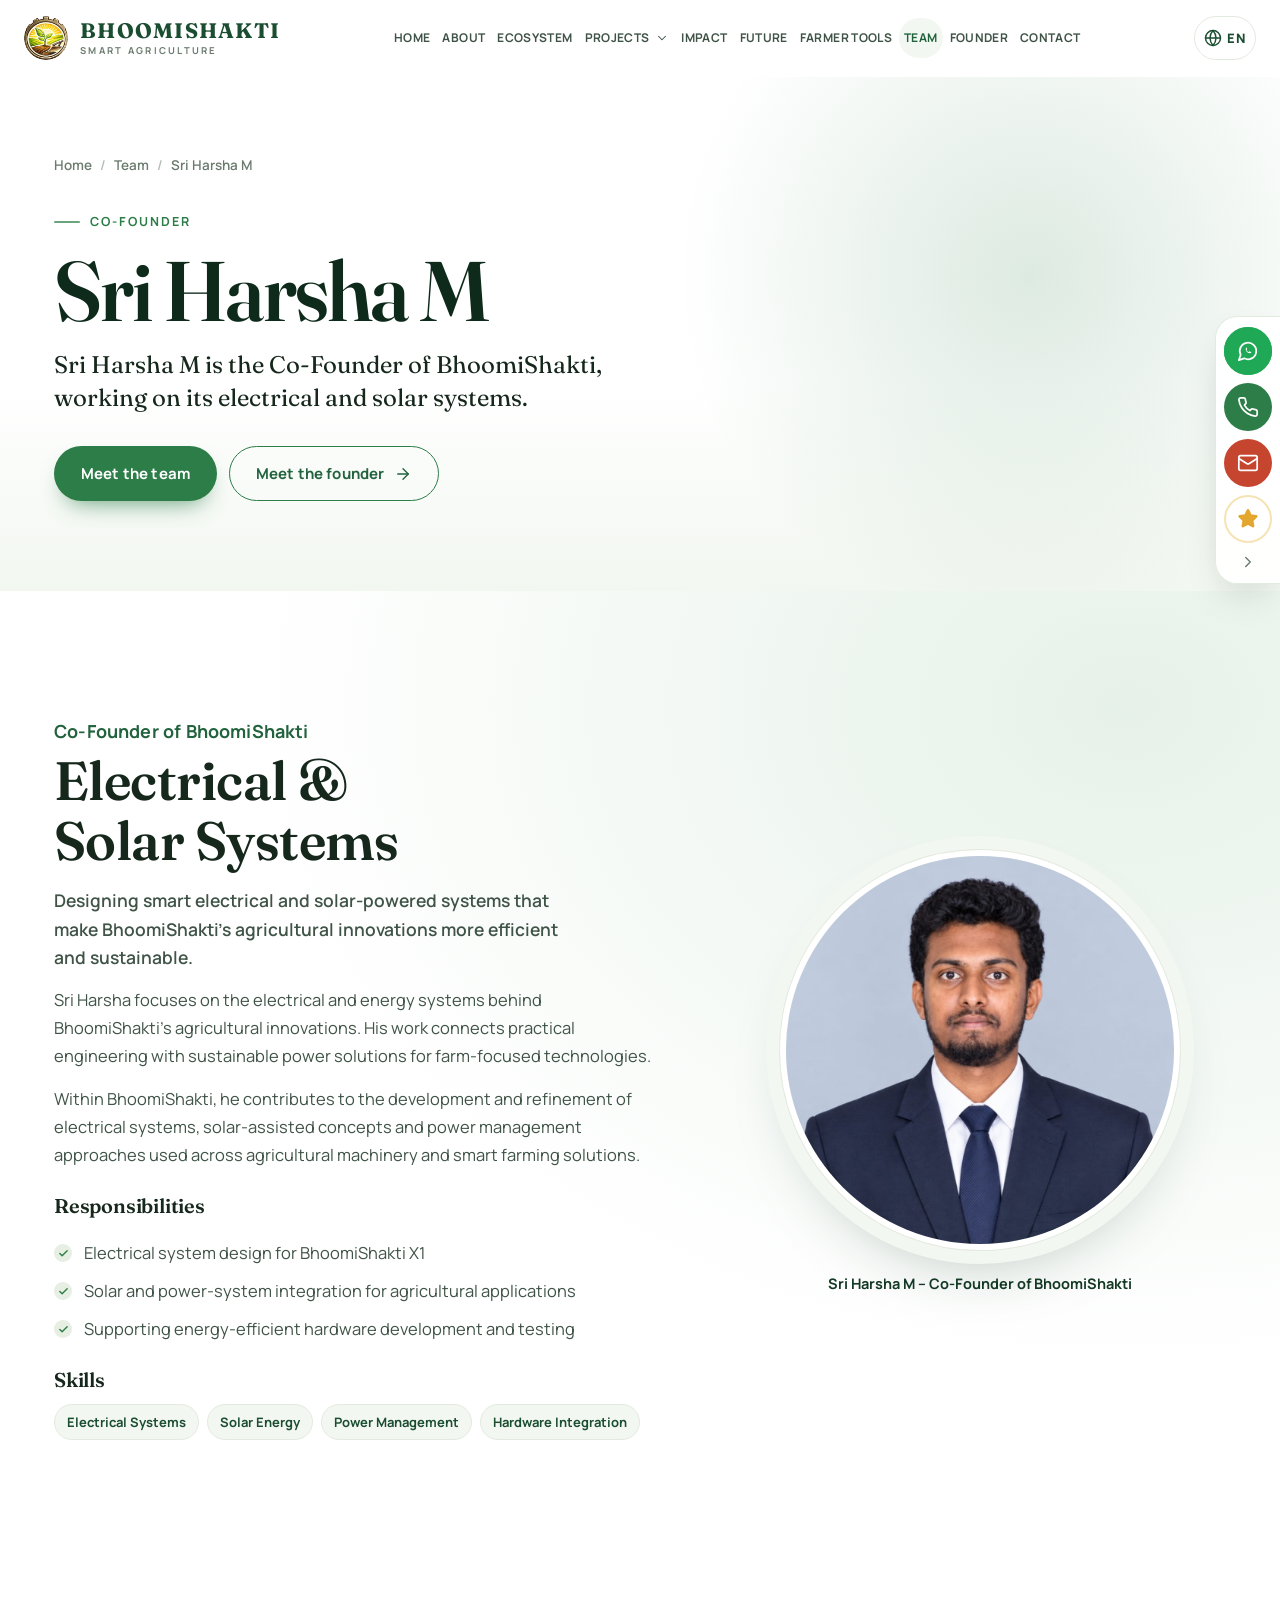
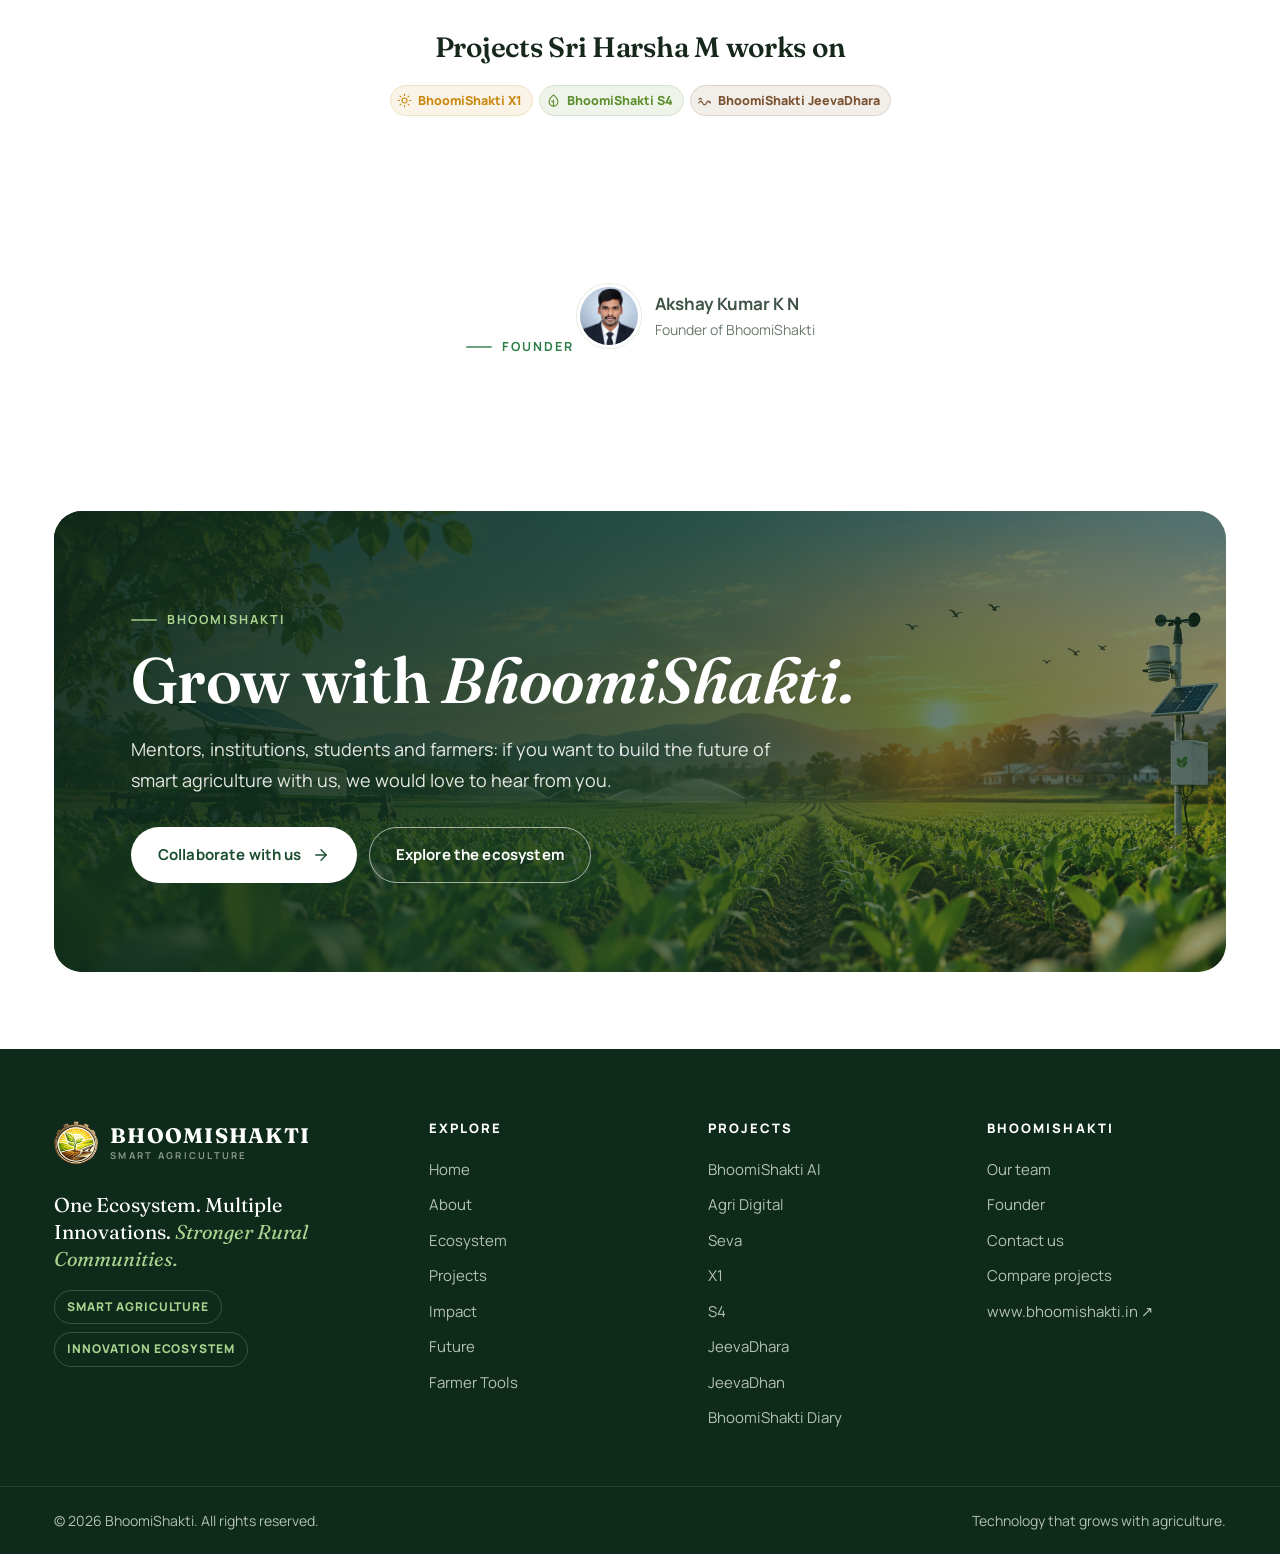
<file: sri-harsha.html>
<!DOCTYPE html>
<html lang="en" class="js-off">
<head>
  <!-- Google tag (gtag.js) -->
<script async src="https://www.googletagmanager.com/gtag/js?id=G-LCF8DMRQYF"></script>
<script>
  window.dataLayer = window.dataLayer || [];
  function gtag(){dataLayer.push(arguments);}
  gtag('js', new Date());

  gtag('config', 'G-LCF8DMRQYF');
</script>
<meta charset="UTF-8">
<meta name="viewport" content="width=device-width, initial-scale=1.0, viewport-fit=cover">
<title>Sri Harsha M — Co-Founder of BhoomiShakti</title>
<meta name="description" content="Sri Harsha M is the Co-Founder of BhoomiShakti, working on electrical and solar systems for the X1, S4 and JeevaDhara agricultural innovations.">
<link rel="canonical" href="https://www.bhoomishakti.in/sri-harsha.html">
<meta name="robots" content="index, follow">
<meta property="og:type" content="profile">
<meta property="og:site_name" content="BhoomiShakti">
<meta property="og:title" content="Sri Harsha M — Co-Founder of BhoomiShakti">
<meta property="og:description" content="Sri Harsha M is the Co-Founder of BhoomiShakti, working on electrical and solar systems for the X1, S4 and JeevaDhara agricultural innovations.">
<meta property="og:url" content="https://www.bhoomishakti.in/sri-harsha.html">
<meta name="twitter:card" content="summary_large_image">
<meta property="og:image" content="https://www.bhoomishakti.in/assets/images/team/sriharsha.jpeg">
<meta property="og:image:width" content="1022">
<meta property="og:image:height" content="1280">
<meta property="og:image:alt" content="Sri Harsha M – Co-Founder of BhoomiShakti">
<meta name="twitter:image" content="https://www.bhoomishakti.in/assets/images/team/sriharsha.jpeg">
<meta name="twitter:image:alt" content="Sri Harsha M – Co-Founder of BhoomiShakti">
<meta name="twitter:title" content="Sri Harsha M — Co-Founder of BhoomiShakti">
<meta name="twitter:description" content="Sri Harsha M is the Co-Founder of BhoomiShakti, working on electrical and solar systems for the X1, S4 and JeevaDhara agricultural innovations.">
<!-- Verified profiles: if Sri Harsha M has official profile URLs he wants linked (e.g. LinkedIn), add them as "sameAs": ["https://…"] to the Person below. Only add pages he controls. -->
<script type="application/ld+json">{
 "@context": "https://schema.org",
 "@graph": [
  {
   "@type": "ProfilePage",
   "@id": "https://www.bhoomishakti.in/sri-harsha.html#profilepage",
   "url": "https://www.bhoomishakti.in/sri-harsha.html",
   "name": "Sri Harsha M — Co-Founder of BhoomiShakti",
   "description": "Sri Harsha M is the Co-Founder of BhoomiShakti, working on electrical and solar systems for the X1, S4 and JeevaDhara agricultural innovations.",
   "inLanguage": "en",
   "dateModified": "2026-11-21",
   "isPartOf": {
    "@id": "https://www.bhoomishakti.in/#website"
   },
   "mainEntity": {
    "@id": "https://www.bhoomishakti.in/sri-harsha.html#person"
   },
   "primaryImageOfPage": {
    "@id": "https://www.bhoomishakti.in/sri-harsha.html#photo"
   },
   "breadcrumb": {
    "@id": "https://www.bhoomishakti.in/sri-harsha.html#breadcrumb"
   }
  },
  {
   "@type": "Person",
   "@id": "https://www.bhoomishakti.in/sri-harsha.html#person",
   "name": "Sri Harsha M",
   "jobTitle": "Co-Founder",
   "description": "Designing smart electrical and solar-powered systems that make BhoomiShakti's agricultural innovations more efficient and sustainable.",
   "url": "https://www.bhoomishakti.in/sri-harsha.html",
   "image": {
    "@type": "ImageObject",
    "@id": "https://www.bhoomishakti.in/sri-harsha.html#photo",
    "url": "https://www.bhoomishakti.in/assets/images/team/sriharsha.jpeg",
    "contentUrl": "https://www.bhoomishakti.in/assets/images/team/sriharsha.jpeg",
    "width": 1022,
    "height": 1280,
    "name": "Sri Harsha M – Co-Founder of BhoomiShakti",
    "caption": "Portrait of Sri Harsha M, Co-Founder of BhoomiShakti"
   },
   "worksFor": {
    "@type": "Organization",
    "@id": "https://www.bhoomishakti.in/#organization",
    "name": "BhoomiShakti",
    "url": "https://www.bhoomishakti.in/"
   },
   "knowsAbout": [
    "Electrical systems",
    "Solar energy",
    "Power management",
    "Hardware integration"
   ],
   "mainEntityOfPage": {
    "@id": "https://www.bhoomishakti.in/sri-harsha.html#profilepage"
   }
  },
  {
   "@type": "BreadcrumbList",
   "@id": "https://www.bhoomishakti.in/sri-harsha.html#breadcrumb",
   "itemListElement": [
    {
     "@type": "ListItem",
     "position": 1,
     "name": "Home",
     "item": "https://www.bhoomishakti.in/"
    },
    {
     "@type": "ListItem",
     "position": 2,
     "name": "Team",
     "item": "https://www.bhoomishakti.in/team.html"
    },
    {
     "@type": "ListItem",
     "position": 3,
     "name": "Sri Harsha M",
     "item": "https://www.bhoomishakti.in/sri-harsha.html"
    }
   ]
  }
 ]
}</script>
<meta name="theme-color" content="#FFFFFF">
<link rel="icon" type="image/png" href="assets/icons/favicon.png">
<link rel="preload" href="assets/fonts/fraunces.woff2" as="font" type="font/woff2" crossorigin>
<link rel="preload" href="assets/fonts/manrope.woff2" as="font" type="font/woff2" crossorigin>
<link rel="stylesheet" href="css/style.css">
</head>
<body class="page-team page-cofounder">
<a class="skip-link" href="#main">Skip to content</a>
<svg xmlns="http://www.w3.org/2000/svg" style="display:none" aria-hidden="true"><defs><symbol id="i-linkedin" viewBox="0 0 24 24"><path d="M16 8a6 6 0 0 1 6 6v7h-4v-7a2 2 0 0 0-4 0v7h-4v-7a6 6 0 0 1 6-6Z"/><rect x="2" y="9" width="4" height="12"/><circle cx="4" cy="4" r="2"/></symbol><symbol id="i-github" viewBox="0 0 24 24"><path d="M15 22v-4a4.8 4.8 0 0 0-1-3.5c3 0 6-2 6-5.5.08-1.25-.27-2.48-1-3.5.28-1.15.28-2.35 0-3.5 0 0-1 0-3 1.5-2.64-.5-5.36-.5-8 0C6 2 5 2 5 2c-.3 1.15-.3 2.35 0 3.5A5.4 5.4 0 0 0 4 9c0 3.5 3 5.5 6 5.5-.39.49-.68 1.05-.85 1.65-.17.6-.22 1.23-.15 1.85v4"/><path d="M9 18c-4.51 2-5-2-7-2"/></symbol><symbol id="i-quote" viewBox="0 0 24 24"><path d="M3 21c3 0 7-1 7-8V5c0-1.25-.76-2.02-2-2H4c-1.25 0-2 .75-2 1.97V11c0 1.25.75 2 2 2 1 0 1 0 1 1v1c0 1-1 2-2 2s-1 .01-1 1.03V20c0 1 0 1 1 1z"/><path d="M15 21c3 0 7-1 7-8V5c0-1.25-.76-2.02-2-2h-4c-1.25 0-2 .75-2 1.97V11c0 1.25.75 2 2 2h.75c0 2.25.25 4-2.75 4v3c0 1 0 1 1 1z"/></symbol><symbol id="i-external" viewBox="0 0 24 24"><path d="M15 3h6v6"/><path d="M10 14 21 3"/><path d="M18 13v6a2 2 0 0 1-2 2H5a2 2 0 0 1-2-2V8a2 2 0 0 1 2-2h6"/></symbol><symbol id="i-user" viewBox="0 0 24 24"><circle cx="12" cy="8" r="5"/><path d="M20 21a8 8 0 0 0-16 0"/></symbol><symbol id="i-leaf" viewBox="0 0 24 24"><path d="M11 20A7 7 0 0 1 9.8 6.1C15.5 5 17 4.48 19 2c1 2 2 4.18 2 8 0 5.5-4.78 10-10 10Z"/><path d="M2 21c0-3 1.85-5.36 5.08-6C9.5 14.52 12 13 13 12"/></symbol><symbol id="i-sprout" viewBox="0 0 24 24"><path d="M7 20h10"/><path d="M10 20c5.5-2.5.8-6.4 3-10"/><path d="M9.5 9.4c1.1.8 1.8 2.2 2.3 3.7-2 .4-3.5.4-4.8-.3-1.2-.6-2.3-1.9-3-4.2 2.8-.5 4.4 0 5.5.8z"/><path d="M14.1 6a7 7 0 0 0-1.1 4c1.9-.1 3.3-.6 4.3-1.4 1-1 1.6-2.3 1.7-4.6-2.7.1-4 1-4.9 2z"/></symbol><symbol id="i-brain" viewBox="0 0 24 24"><path d="M12 5a3 3 0 1 0-5.997.125 4 4 0 0 0-2.526 5.77 4 4 0 0 0 .556 6.588A4 4 0 1 0 12 18Z"/><path d="M12 5a3 3 0 1 1 5.997.125 4 4 0 0 1 2.526 5.77 4 4 0 0 1-.556 6.588A4 4 0 1 1 12 18Z"/><path d="M12 5v13"/><path d="M9 13a4.5 4.5 0 0 0 3-4"/><path d="M15 13a4.5 4.5 0 0 1-3-4"/></symbol><symbol id="i-store" viewBox="0 0 24 24"><path d="M3 9 5 4h14l2 5"/><path d="M3 9h18v2a3 3 0 0 1-6 0 3 3 0 0 1-6 0 3 3 0 0 1-6 0Z"/><path d="M5 13v7h14v-7"/><path d="M10 20v-5h4v5"/></symbol><symbol id="i-tractor" viewBox="0 0 24 24"><path d="m10 11 11 .9a1 1 0 0 1 .8 1.1l-.665 4.158a1 1 0 0 1-.988.842H20"/><path d="M16 18h-5"/><path d="M18 5a1 1 0 0 0-1 1v5.573"/><path d="M3 4h8.129a1 1 0 0 1 .99.863L13 11.246"/><path d="M4 11V4"/><path d="M8 10.1V4"/><circle cx="18" cy="18" r="2"/><circle cx="7" cy="15" r="5"/><circle cx="7" cy="15" r="1"/></symbol><symbol id="i-sun" viewBox="0 0 24 24"><circle cx="12" cy="12" r="4"/><path d="M12 2v2"/><path d="M12 20v2"/><path d="m4.93 4.93 1.41 1.41"/><path d="m17.66 17.66 1.41 1.41"/><path d="M2 12h2"/><path d="M20 12h2"/><path d="m6.34 17.66-1.41 1.41"/><path d="m19.07 4.93-1.41 1.41"/></symbol><symbol id="i-seed" viewBox="0 0 24 24"><path d="M12 21c-4 0-7-3-7-7 0-5 7-11 7-11s7 6 7 11c0 4-3 7-7 7Z"/><path d="M12 21V11"/><path d="M12 15l-3-2"/></symbol><symbol id="i-worm" viewBox="0 0 24 24"><path d="M3 16c2-4 4-4 6 0s4 4 6 0 4-4 6 0"/><circle cx="20.5" cy="14.5" r=".6" fill="currentColor"/><path d="M3 10c1.5-2 3-2 4.5 0"/></symbol><symbol id="i-recycle" viewBox="0 0 24 24"><path d="M7 19H4.815a1.83 1.83 0 0 1-1.57-.881 1.785 1.785 0 0 1-.004-1.784L7.196 9.5"/><path d="M11 19h8.203a1.83 1.83 0 0 0 1.556-.89 1.784 1.784 0 0 0 0-1.775l-1.226-2.12"/><path d="m14 16-3 3 3 3"/><path d="M8.293 13.596 7.196 9.5 3.1 10.598"/><path d="m9.344 5.811 1.093-1.892A1.83 1.83 0 0 1 11.985 3a1.784 1.784 0 0 1 1.546.888l3.943 6.843"/><path d="m13.378 9.633 4.096 1.098 1.097-4.096"/></symbol><symbol id="i-arrow" viewBox="0 0 24 24"><path d="M5 12h14"/><path d="m12 5 7 7-7 7"/></symbol><symbol id="i-arrow-down" viewBox="0 0 24 24"><path d="M12 5v14"/><path d="m19 12-7 7-7-7"/></symbol><symbol id="i-chevron" viewBox="0 0 24 24"><path d="m6 9 6 6 6-6"/></symbol><symbol id="i-chevron-left" viewBox="0 0 24 24"><path d="m15 18-6-6 6-6"/></symbol><symbol id="i-chevron-right" viewBox="0 0 24 24"><path d="m9 18 6-6-6-6"/></symbol><symbol id="i-up" viewBox="0 0 24 24"><path d="m18 15-6-6-6 6"/></symbol><symbol id="i-menu" viewBox="0 0 24 24"><path d="M4 6h16"/><path d="M4 12h16"/><path d="M4 18h16"/></symbol><symbol id="i-close" viewBox="0 0 24 24"><path d="M18 6 6 18"/><path d="m6 6 12 12"/></symbol><symbol id="i-plus" viewBox="0 0 24 24"><path d="M5 12h14"/><path d="M12 5v14"/></symbol><symbol id="i-check" viewBox="0 0 24 24"><path d="M20 6 9 17l-5-5"/></symbol><symbol id="i-users" viewBox="0 0 24 24"><path d="M16 21v-2a4 4 0 0 0-4-4H6a4 4 0 0 0-4 4v2"/><circle cx="9" cy="7" r="4"/><path d="M22 21v-2a4 4 0 0 0-3-3.87"/><path d="M16 3.13a4 4 0 0 1 0 7.75"/></symbol><symbol id="i-user-search" viewBox="0 0 24 24"><circle cx="10" cy="7" r="4"/><path d="M10.3 15H7a4 4 0 0 0-4 4v2"/><circle cx="17" cy="17" r="3"/><path d="m21 21-1.9-1.9"/></symbol><symbol id="i-search" viewBox="0 0 24 24"><circle cx="11" cy="11" r="8"/><path d="m21 21-4.3-4.3"/></symbol><symbol id="i-pin" viewBox="0 0 24 24"><path d="M20 10c0 5-5.5 10.2-7.4 11.8a1 1 0 0 1-1.2 0C9.5 20.2 4 15 4 10a8 8 0 0 1 16 0"/><circle cx="12" cy="10" r="3"/></symbol><symbol id="i-message" viewBox="0 0 24 24"><path d="M14 9a2 2 0 0 1-2 2H6l-4 4V4a2 2 0 0 1 2-2h8a2 2 0 0 1 2 2z"/><path d="M18 9h2a2 2 0 0 1 2 2v11l-4-4h-6a2 2 0 0 1-2-2v-1"/></symbol><symbol id="i-package" viewBox="0 0 24 24"><path d="m16 16 2 2 4-4"/><path d="M21 10V8a2 2 0 0 0-1-1.73l-7-4a2 2 0 0 0-2 0l-7 4A2 2 0 0 0 3 8v8a2 2 0 0 0 1 1.73l7 4a2 2 0 0 0 2 0l2-1.14"/><path d="m7.5 4.27 9 5.15"/><path d="M3.29 7 12 12l8.71-5"/><path d="M12 22V12"/></symbol><symbol id="i-megaphone" viewBox="0 0 24 24"><path d="m3 11 18-5v12L3 14v-3z"/><path d="M11.6 16.8a3 3 0 1 1-5.8-1.6"/></symbol><symbol id="i-cloud" viewBox="0 0 24 24"><path d="M12 2v2"/><path d="m4.93 4.93 1.41 1.41"/><path d="M20 12h2"/><path d="m19.07 4.93-1.41 1.41"/><path d="M15.947 12.65a4 4 0 0 0-5.925-4.128"/><path d="M13 22H7a5 5 0 1 1 4.9-6H13a3 3 0 0 1 0 6Z"/></symbol><symbol id="i-landmark" viewBox="0 0 24 24"><path d="M3 22h18"/><path d="M6 18v-7"/><path d="M10 18v-7"/><path d="M14 18v-7"/><path d="M18 18v-7"/><path d="M12 2 20 7H4z"/></symbol><symbol id="i-rupee" viewBox="0 0 24 24"><path d="M6 3h12"/><path d="M6 8h12"/><path d="m6 13 8.5 8"/><path d="M6 13h3"/><path d="M9 13c6.667 0 6.667-10 0-10"/></symbol><symbol id="i-calendar" viewBox="0 0 24 24"><rect width="18" height="18" x="3" y="4" rx="2"/><path d="M16 2v4"/><path d="M8 2v4"/><path d="M3 10h18"/><path d="M8 14h.01"/><path d="M12 14h.01"/><path d="M16 14h.01"/><path d="M8 18h.01"/><path d="M12 18h.01"/></symbol><symbol id="i-microscope" viewBox="0 0 24 24"><path d="M6 18h8"/><path d="M3 22h18"/><path d="M14 22a7 7 0 1 0 0-14h-1"/><path d="M9 14h2"/><path d="M9 12a2 2 0 0 1-2-2V6h6v4a2 2 0 0 1-2 2Z"/><path d="M12 6V3a1 1 0 0 0-1-1H9a1 1 0 0 0-1 1v3"/></symbol><symbol id="i-handshake" viewBox="0 0 24 24"><path d="m11 17 2 2a1 1 0 1 0 3-3"/><path d="m14 14 2.5 2.5a1 1 0 1 0 3-3l-3.88-3.88a3 3 0 0 0-4.24 0l-.88.88a1 1 0 1 1-3-3l2.81-2.81a5.79 5.79 0 0 1 7.06-.87l.47.28a2 2 0 0 0 1.42.25L21 4"/><path d="m21 3 1 11h-2"/><path d="M3 3 2 14l6.5 6.5a1 1 0 1 0 3-3"/><path d="M3 4h8"/></symbol><symbol id="i-shield" viewBox="0 0 24 24"><path d="M20 13c0 5-3.5 7.5-7.66 8.95a1 1 0 0 1-.67-.01C7.5 20.5 4 18 4 13V6a1 1 0 0 1 1-1c2 0 4.5-1.2 6.24-2.72a1.17 1.17 0 0 1 1.52 0C14.51 3.81 17 5 19 5a1 1 0 0 1 1 1z"/><path d="m9 12 2 2 4-4"/></symbol><symbol id="i-eye-off" viewBox="0 0 24 24"><path d="M10.733 5.076a10.744 10.744 0 0 1 11.205 6.575 1 1 0 0 1 0 .696 10.747 10.747 0 0 1-1.444 2.49"/><path d="M14.084 14.158a3 3 0 0 1-4.242-4.242"/><path d="M17.479 17.499a10.75 10.75 0 0 1-15.417-5.151 1 1 0 0 1 0-.696 10.75 10.75 0 0 1 4.446-5.143"/><path d="m2 2 20 20"/></symbol><symbol id="i-layers" viewBox="0 0 24 24"><path d="m12.83 2.18a2 2 0 0 0-1.66 0L2.6 6.08a1 1 0 0 0 0 1.83l8.58 3.91a2 2 0 0 0 1.66 0l8.58-3.9a1 1 0 0 0 0-1.83Z"/><path d="m22 17.65-9.17 4.16a2 2 0 0 1-1.66 0L2 17.65"/><path d="m22 12.65-9.17 4.16a2 2 0 0 1-1.66 0L2 12.65"/></symbol><symbol id="i-network" viewBox="0 0 24 24"><rect x="16" y="16" width="6" height="6" rx="1"/><rect x="2" y="16" width="6" height="6" rx="1"/><rect x="9" y="2" width="6" height="6" rx="1"/><path d="M5 16v-3a1 1 0 0 1 1-1h12a1 1 0 0 1 1 1v3"/><path d="M12 12V8"/></symbol><symbol id="i-globe" viewBox="0 0 24 24"><circle cx="12" cy="12" r="10"/><path d="M12 2a14.5 14.5 0 0 0 0 20 14.5 14.5 0 0 0 0-20"/><path d="M2 12h20"/></symbol><symbol id="i-server" viewBox="0 0 24 24"><rect width="20" height="8" x="2" y="2" rx="2"/><rect width="20" height="8" x="2" y="14" rx="2"/><path d="M6 6h.01"/><path d="M6 18h.01"/></symbol><symbol id="i-database" viewBox="0 0 24 24"><ellipse cx="12" cy="5" rx="9" ry="3"/><path d="M3 5v14a9 3 0 0 0 18 0V5"/><path d="M3 12a9 3 0 0 0 18 0"/></symbol><symbol id="i-code" viewBox="0 0 24 24"><path d="m16 18 6-6-6-6"/><path d="m8 6-6 6 6 6"/></symbol><symbol id="i-battery" viewBox="0 0 24 24"><rect x="2" y="7" width="16" height="10" rx="2"/><path d="M22 11v2"/><path d="M6 11v2"/><path d="M10 11v2"/></symbol><symbol id="i-zap" viewBox="0 0 24 24"><path d="M4 14a1 1 0 0 1-.78-1.63l9.9-10.2a.5.5 0 0 1 .86.46l-1.92 6.02A1 1 0 0 0 13 10h7a1 1 0 0 1 .78 1.63l-9.9 10.2a.5.5 0 0 1-.86-.46l1.92-6.02A1 1 0 0 0 11 14z"/></symbol><symbol id="i-cog" viewBox="0 0 24 24"><path d="M12.22 2h-.44a2 2 0 0 0-2 2v.18a2 2 0 0 1-1 1.73l-.43.25a2 2 0 0 1-2 0l-.15-.08a2 2 0 0 0-2.73.73l-.22.38a2 2 0 0 0 .73 2.73l.15.1a2 2 0 0 1 1 1.72v.51a2 2 0 0 1-1 1.74l-.15.09a2 2 0 0 0-.73 2.73l.22.38a2 2 0 0 0 2.73.73l.15-.08a2 2 0 0 1 2 0l.43.25a2 2 0 0 1 1 1.73V20a2 2 0 0 0 2 2h.44a2 2 0 0 0 2-2v-.18a2 2 0 0 1 1-1.73l.43-.25a2 2 0 0 1 2 0l.15.08a2 2 0 0 0 2.73-.73l.22-.39a2 2 0 0 0-.73-2.73l-.15-.08a2 2 0 0 1-1-1.74v-.5a2 2 0 0 1 1-1.74l.15-.09a2 2 0 0 0 .73-2.73l-.22-.38a2 2 0 0 0-2.73-.73l-.15.08a2 2 0 0 1-2 0l-.43-.25a2 2 0 0 1-1-1.73V4a2 2 0 0 0-2-2z"/><circle cx="12" cy="12" r="3"/></symbol><symbol id="i-wheel" viewBox="0 0 24 24"><circle cx="12" cy="12" r="9"/><circle cx="12" cy="12" r="2"/><path d="M12 3v7"/><path d="M12 14v7"/><path d="M3 12h7"/><path d="M14 12h7"/></symbol><symbol id="i-chain" viewBox="0 0 24 24"><path d="M9 17H7A5 5 0 0 1 7 7h2"/><path d="M15 7h2a5 5 0 1 1 0 10h-2"/><path d="M8 12h8"/></symbol><symbol id="i-blade" viewBox="0 0 24 24"><path d="M4 20 14 8l6-4-2 7-12 11"/><path d="M4 20h7"/></symbol><symbol id="i-panel" viewBox="0 0 24 24"><rect x="3" y="4" width="18" height="11" rx="1"/><path d="M3 9.5h18"/><path d="M9 4v11"/><path d="M15 4v11"/><path d="M12 15v5"/><path d="M8 20h8"/></symbol><symbol id="i-umbrella" viewBox="0 0 24 24"><path d="M22 12a10.06 10.06 0 0 0-20 0Z"/><path d="M12 12v8a2 2 0 0 0 4 0"/><path d="M12 2v1"/></symbol><symbol id="i-backpack" viewBox="0 0 24 24"><path d="M4 10a4 4 0 0 1 4-4h8a4 4 0 0 1 4 4v10a2 2 0 0 1-2 2H6a2 2 0 0 1-2-2Z"/><path d="M8 10h8"/><path d="M8 18h8"/><path d="M8 22v-6a2 2 0 0 1 2-2h4a2 2 0 0 1 2 2v6"/><path d="M9 6V4a2 2 0 0 1 2-2h2a2 2 0 0 1 2 2v2"/></symbol><symbol id="i-sliders" viewBox="0 0 24 24"><path d="M4 21v-7"/><path d="M4 10V3"/><path d="M12 21v-9"/><path d="M12 8V3"/><path d="M20 21v-5"/><path d="M20 12V3"/><path d="M2 14h4"/><path d="M10 8h4"/><path d="M18 16h4"/></symbol><symbol id="i-pipes" viewBox="0 0 24 24"><path d="M12 3v7"/><path d="M12 10 6 16v5"/><path d="m12 10 6 6v5"/></symbol><symbol id="i-vibrate" viewBox="0 0 24 24"><path d="m2 8 2 2-2 2 2 2-2 2"/><path d="m22 8-2 2 2 2-2 2 2 2"/><rect width="8" height="14" x="8" y="5" rx="1"/></symbol><symbol id="i-droplet" viewBox="0 0 24 24"><path d="M12 22a7 7 0 0 0 7-7c0-2-1-3.9-3-5.5s-3.5-4-4-6.5c-.5 2.5-2 4.9-4 6.5C6 11.1 5 13 5 15a7 7 0 0 0 7 7z"/></symbol><symbol id="i-flask" viewBox="0 0 24 24"><path d="M10 2v7.527a2 2 0 0 1-.211.896L4.72 20.55a1 1 0 0 0 .9 1.45h12.76a1 1 0 0 0 .9-1.45l-5.069-10.127A2 2 0 0 1 14 9.527V2"/><path d="M8.5 2h7"/><path d="M7 16h10"/></symbol><symbol id="i-factory" viewBox="0 0 24 24"><path d="M2 20a2 2 0 0 0 2 2h16a2 2 0 0 0 2-2V8l-7 5V8l-7 5V4a2 2 0 0 0-2-2H4a2 2 0 0 0-2 2Z"/><path d="M17 18h1"/><path d="M12 18h1"/><path d="M7 18h1"/></symbol><symbol id="i-flame" viewBox="0 0 24 24"><path d="M8.5 14.5A2.5 2.5 0 0 0 11 12c0-1.38-.5-2-1-3-1.072-2.143-.224-4.054 2-6 .5 2.5 2 4.9 4 6.5 2 1.6 3 3.5 3 5.5a7 7 0 1 1-14 0c0-1.153.433-2.294 1-3a2.5 2.5 0 0 0 2.5 2.5z"/></symbol><symbol id="i-cow" viewBox="0 0 24 24"><path d="M5 9c-1.5 0-3-1-3-3 2 0 3 .5 4 1.5"/><path d="M19 9c1.5 0 3-1 3-3-2 0-3 .5-4 1.5"/><path d="M6 8.5C6 6 8.5 4 12 4s6 2 6 4.5V14a6 6 0 0 1-12 0Z"/><ellipse cx="12" cy="15.5" rx="3.5" ry="2.5"/><path d="M10.5 15.5h.01"/><path d="M13.5 15.5h.01"/><path d="M9 10h.01"/><path d="M15 10h.01"/></symbol><symbol id="i-truck" viewBox="0 0 24 24"><path d="M14 18V6a2 2 0 0 0-2-2H4a2 2 0 0 0-2 2v11a1 1 0 0 0 1 1h2"/><path d="M15 18H9"/><path d="M19 18h2a1 1 0 0 0 1-1v-3.65a1 1 0 0 0-.22-.624l-3.48-4.35A1 1 0 0 0 17.52 8H14"/><circle cx="17" cy="18" r="2"/><circle cx="7" cy="18" r="2"/></symbol><symbol id="i-drone" viewBox="0 0 24 24"><circle cx="5" cy="5" r="2.5"/><circle cx="19" cy="5" r="2.5"/><circle cx="5" cy="19" r="2.5"/><circle cx="19" cy="19" r="2.5"/><path d="M7 7l3 3"/><path d="m17 7-3 3"/><path d="m7 17 3-3"/><path d="m17 17-3-3"/><rect x="10" y="10" width="4" height="4" rx="1"/></symbol><symbol id="i-digger" viewBox="0 0 24 24"><path d="M2 18h12"/><circle cx="4.5" cy="18" r="2.5"/><circle cx="11.5" cy="18" r="2.5"/><path d="M3 15V11h6l2 4"/><path d="M9 11 14 5l5 3-2 4h-3"/><path d="M19 8v5"/></symbol><symbol id="i-water" viewBox="0 0 24 24"><path d="M2 6c.6.5 1.2 1 2.5 1C7 7 7 5 9.5 5c2.6 0 2.4 2 5 2 2.5 0 2.5-2 5-2 1.3 0 1.9.5 2.5 1"/><path d="M2 12c.6.5 1.2 1 2.5 1 2.5 0 2.5-2 5-2 2.6 0 2.4 2 5 2 2.5 0 2.5-2 5-2 1.3 0 1.9.5 2.5 1"/><path d="M2 18c.6.5 1.2 1 2.5 1 2.5 0 2.5-2 5-2 2.6 0 2.4 2 5 2 2.5 0 2.5-2 5-2 1.3 0 1.9.5 2.5 1"/></symbol><symbol id="i-phone" viewBox="0 0 24 24"><rect width="14" height="20" x="5" y="2" rx="2"/><path d="M12 18h.01"/></symbol><symbol id="i-star" viewBox="0 0 24 24"><path d="M11.525 2.295a.53.53 0 0 1 .95 0l2.31 4.679a2.12 2.12 0 0 0 1.595 1.16l5.166.756a.53.53 0 0 1 .294.904l-3.736 3.638a2.12 2.12 0 0 0-.611 1.878l.882 5.14a.53.53 0 0 1-.771.56l-4.618-2.428a2.12 2.12 0 0 0-1.973 0L6.396 21.01a.53.53 0 0 1-.77-.56l.881-5.139a2.12 2.12 0 0 0-.611-1.879L2.16 9.795a.53.53 0 0 1 .294-.906l5.165-.755a2.12 2.12 0 0 0 1.597-1.16z"/></symbol><symbol id="i-info" viewBox="0 0 24 24"><circle cx="12" cy="12" r="10"/><path d="M12 16v-4"/><path d="M12 8h.01"/></symbol><symbol id="i-mic" viewBox="0 0 24 24"><path d="M12 2a3 3 0 0 0-3 3v7a3 3 0 0 0 6 0V5a3 3 0 0 0-3-3Z"/><path d="M19 10v2a7 7 0 0 1-14 0v-2"/><path d="M12 19v3"/></symbol><symbol id="i-languages" viewBox="0 0 24 24"><path d="m5 8 6 6"/><path d="m4 14 6-6 2-3"/><path d="M2 5h12"/><path d="M7 2h1"/><path d="m22 22-5-10-5 10"/><path d="M14 18h6"/></symbol><symbol id="i-satellite" viewBox="0 0 24 24"><path d="M13 7 9 3 5 7l4 4"/><path d="m17 11 4 4-4 4-4-4"/><path d="m8 12 4 4 6-6-4-4Z"/><path d="m16 8 3-3"/><path d="M9 21a6 6 0 0 0-6-6"/></symbol><symbol id="i-chart" viewBox="0 0 24 24"><path d="M3 3v16a2 2 0 0 0 2 2h16"/><path d="m19 9-5 5-4-4-3 3"/></symbol><symbol id="i-wallet" viewBox="0 0 24 24"><path d="M19 7V4a1 1 0 0 0-1-1H5a2 2 0 0 0 0 4h15a1 1 0 0 1 1 1v4h-3a2 2 0 0 0 0 4h3a1 1 0 0 0 1-1v-2a1 1 0 0 0-1-1"/><path d="M3 5v14a2 2 0 0 0 2 2h15a1 1 0 0 0 1-1v-4"/></symbol><symbol id="i-rocket" viewBox="0 0 24 24"><path d="M4.5 16.5c-1.5 1.26-2 5-2 5s3.74-.5 5-2c.71-.84.7-2.13-.09-2.91a2.18 2.18 0 0 0-2.91-.09z"/><path d="m12 15-3-3a22 22 0 0 1 2-3.95A12.88 12.88 0 0 1 22 2c0 2.72-.78 7.5-6 11a22.35 22.35 0 0 1-4 2z"/><path d="M9 12H4s.55-3.03 2-4c1.62-1.08 5 0 5 0"/><path d="M12 15v5s3.03-.55 4-2c1.08-1.62 0-5 0-5"/></symbol><symbol id="i-building" viewBox="0 0 24 24"><path d="M6 22V4a2 2 0 0 1 2-2h8a2 2 0 0 1 2 2v18Z"/><path d="M6 12H4a2 2 0 0 0-2 2v6a2 2 0 0 0 2 2h2"/><path d="M18 9h2a2 2 0 0 1 2 2v9a2 2 0 0 1-2 2h-2"/><path d="M10 6h4"/><path d="M10 10h4"/><path d="M10 14h4"/><path d="M10 18h4"/></symbol><symbol id="i-target" viewBox="0 0 24 24"><circle cx="12" cy="12" r="10"/><circle cx="12" cy="12" r="6"/><circle cx="12" cy="12" r="2"/></symbol><symbol id="i-badge" viewBox="0 0 24 24"><path d="M3.85 8.62a4 4 0 0 1 4.78-4.77 4 4 0 0 1 6.74 0 4 4 0 0 1 4.78 4.78 4 4 0 0 1 0 6.74 4 4 0 0 1-4.77 4.78 4 4 0 0 1-6.75 0 4 4 0 0 1-4.78-4.77 4 4 0 0 1 0-6.76Z"/><path d="m9 12 2 2 4-4"/></symbol><symbol id="i-clock" viewBox="0 0 24 24"><circle cx="12" cy="12" r="10"/><path d="M12 6v6l4 2"/></symbol><symbol id="i-activity" viewBox="0 0 24 24"><path d="M22 12h-2.48a2 2 0 0 0-1.93 1.46l-2.35 8.36a.25.25 0 0 1-.48 0L9.24 2.18a.25.25 0 0 0-.48 0l-2.35 8.36A2 2 0 0 1 4.49 12H2"/></symbol><symbol id="i-wifi" viewBox="0 0 24 24"><path d="M12 20h.01"/><path d="M2 8.82a15 15 0 0 1 20 0"/><path d="M5 12.859a10 10 0 0 1 14 0"/><path d="M8.5 16.429a5 5 0 0 1 7 0"/></symbol><symbol id="i-compass" viewBox="0 0 24 24"><circle cx="12" cy="12" r="10"/><path d="m16.24 7.76-1.804 5.411a2 2 0 0 1-1.265 1.265L7.76 16.24l1.804-5.411a2 2 0 0 1 1.265-1.265z"/></symbol><symbol id="i-sparkles" viewBox="0 0 24 24"><path d="M9.937 15.5A2 2 0 0 0 8.5 14.063l-6.135-1.582a.5.5 0 0 1 0-.962L8.5 9.936A2 2 0 0 0 9.937 8.5l1.582-6.135a.5.5 0 0 1 .963 0L14.063 8.5A2 2 0 0 0 15.5 9.937l6.135 1.581a.5.5 0 0 1 0 .964L15.5 14.063a2 2 0 0 0-1.437 1.437l-1.582 6.135a.5.5 0 0 1-.963 0z"/></symbol><symbol id="i-book" viewBox="0 0 24 24"><path d="M12 7v14"/><path d="M3 18a1 1 0 0 1-1-1V4a1 1 0 0 1 1-1h5a4 4 0 0 1 4 4 4 4 0 0 1 4-4h5a1 1 0 0 1 1 1v13a1 1 0 0 1-1 1h-6a3 3 0 0 0-3 3 3 3 0 0 0-3-3z"/></symbol><symbol id="i-scale" viewBox="0 0 24 24"><path d="m16 16 3-8 3 8c-.87.65-1.92 1-3 1s-2.13-.35-3-1Z"/><path d="m2 16 3-8 3 8c-.87.65-1.92 1-3 1s-2.13-.35-3-1Z"/><path d="M7 21h10"/><path d="M12 3v18"/><path d="M3 7h2c2 0 5-1 7-2 2 1 5 2 7 2h2"/></symbol><symbol id="i-help" viewBox="0 0 24 24"><circle cx="12" cy="12" r="10"/><path d="M9.09 9a3 3 0 0 1 5.83 1c0 2-3 3-3 3"/><path d="M12 17h.01"/></symbol><symbol id="i-thumbs" viewBox="0 0 24 24"><path d="M7 10v12"/><path d="M15 5.88 14 10h5.83a2 2 0 0 1 1.92 2.56l-2.33 8A2 2 0 0 1 17.5 22H4a2 2 0 0 1-2-2v-8a2 2 0 0 1 2-2h2.76a2 2 0 0 0 1.79-1.11L12 2a3.13 3.13 0 0 1 3 3.88Z"/></symbol><symbol id="i-mountain" viewBox="0 0 24 24"><path d="m8 3 4 8 5-5 5 15H2L8 3z"/></symbol><symbol id="i-repeat" viewBox="0 0 24 24"><path d="m17 2 4 4-4 4"/><path d="M3 11v-1a4 4 0 0 1 4-4h14"/><path d="m7 22-4-4 4-4"/><path d="M21 13v1a4 4 0 0 1-4 4H3"/></symbol><symbol id="i-clipboard" viewBox="0 0 24 24"><rect width="8" height="4" x="8" y="2" rx="1" ry="1"/><path d="M16 4h2a2 2 0 0 1 2 2v14a2 2 0 0 1-2 2H6a2 2 0 0 1-2-2V6a2 2 0 0 1 2-2h2"/><path d="M12 11h4"/><path d="M12 16h4"/><path d="M8 11h.01"/><path d="M8 16h.01"/></symbol><symbol id="i-lock" viewBox="0 0 24 24"><rect width="18" height="11" x="3" y="11" rx="2" ry="2"/><path d="M7 11V7a5 5 0 0 1 10 0v4"/></symbol><symbol id="i-test" viewBox="0 0 24 24"><path d="M9 2v17.5A2.5 2.5 0 0 1 6.5 22A2.5 2.5 0 0 1 4 19.5V2"/><path d="M20 2v17.5a2.5 2.5 0 0 1-2.5 2.5a2.5 2.5 0 0 1-2.5-2.5V2"/><path d="M3 2h7"/><path d="M14 2h7"/><path d="M9 16H4"/><path d="M20 16h-5"/></symbol><symbol id="i-wrench" viewBox="0 0 24 24"><path d="M14.7 6.3a1 1 0 0 0 0 1.4l1.6 1.6a1 1 0 0 0 1.4 0l3.77-3.77a6 6 0 0 1-7.94 7.94l-6.91 6.91a2.12 2.12 0 0 1-3-3l6.91-6.91a6 6 0 0 1 7.94-7.94l-3.76 3.76z"/></symbol><symbol id="i-hammer" viewBox="0 0 24 24"><path d="m15 12-8.373 8.373a1 1 0 1 1-3-3L12 9"/><path d="m18 15 4-4"/><path d="m21.5 11.5-1.914-1.914A2 2 0 0 1 19 8.172V7l-2.26-2.26a6 6 0 0 0-4.202-1.756L9 2.96l.92.82A6.18 6.18 0 0 1 12 8.4V10l2 2h1.172a2 2 0 0 1 1.414.586L18.5 14.5"/></symbol><symbol id="i-heart" viewBox="0 0 24 24"><path d="M19 14c1.49-1.46 3-3.21 3-5.5A5.5 5.5 0 0 0 16.5 3c-1.76 0-3 .5-4.5 2-1.5-1.5-2.74-2-4.5-2A5.5 5.5 0 0 0 2 8.5c0 2.3 1.5 4.05 3 5.5l7 7Z"/></symbol><symbol id="i-wind" viewBox="0 0 24 24"><path d="M12.8 19.6A2 2 0 1 0 14 16H2"/><path d="M17.5 8a2.5 2.5 0 1 1 2 4H2"/><path d="M9.8 4.4A2 2 0 1 1 11 8H2"/></symbol><symbol id="i-microbe" viewBox="0 0 24 24"><circle cx="12" cy="12" r="5"/><path d="M12 7V3"/><path d="M12 21v-4"/><path d="M7 12H3"/><path d="M21 12h-4"/><path d="m8.5 8.5-2.8-2.8"/><path d="m18.3 18.3-2.8-2.8"/><path d="m15.5 8.5 2.8-2.8"/><path d="m5.7 18.3 2.8-2.8"/></symbol><symbol id="i-plant" viewBox="0 0 24 24"><path d="M12 22V12"/><path d="M12 12C12 7 8 5 3 5c0 5 3 7 9 7Z"/><path d="M12 14c0-4 3-6 8-6 0 4-3 6-8 6Z"/></symbol><symbol id="i-mail" viewBox="0 0 24 24"><rect width="20" height="16" x="2" y="4" rx="2"/><path d="m22 7-8.97 5.7a1.94 1.94 0 0 1-2.06 0L2 7"/></symbol></defs></svg>

<header class="site-header">
  <nav class="container nav" aria-label="Main">
    <a class="brand" href="index.html" aria-label="BhoomiShakti home">
      <!-- IMAGE: BhoomiShakti logo emblem (navigation).
      Use the official circular BhoomiShakti emblem (gear, sprout, sun, field) as a transparent PNG or SVG.
      Purpose: brand recognition on every page. -->
      <img src="assets/images/bhoomishakti-logo.png" alt="BhoomiShakti emblem" width="44" height="44">
      <span class="brand-word">BHOOMISHAKTI<small>SMART AGRICULTURE</small></span>
    </a>
    <ul class="nav-links">
      <li><a class="nav-link" href="index.html#home">Home</a></li>
      <li><a class="nav-link" href="index.html#about">About</a></li>
      <li><a class="nav-link" href="index.html#ecosystem">Ecosystem</a></li>
      <li class="dropdown">
        <button class="nav-link" type="button" aria-expanded="false" aria-haspopup="true">Projects <svg class="ico caret" aria-hidden="true"><use href="#i-chevron"></use></svg></button>
        <div class="dropdown-menu" role="menu">
          <a href="ai.html"><span class="dm-dot"><svg class="ico" aria-hidden="true"><use href="#i-brain"></use></svg></span><span><b>BhoomiShakti AI</b><span class="dm-sub">Agriculture intelligence & procurement</span></span></a><a href="agri-digital.html"><span class="dm-dot"><svg class="ico" aria-hidden="true"><use href="#i-store"></use></svg></span><span><b>BhoomiShakti Agri Digital</b><span class="dm-sub">Farmers ↔ businesses, products & services</span></span></a><a href="seva.html"><span class="dm-dot"><svg class="ico" aria-hidden="true"><use href="#i-tractor"></use></svg></span><span><b>BhoomiShakti Seva</b><span class="dm-sub">Machinery, labour & transport booking</span></span></a><a href="x1.html"><span class="dm-dot"><svg class="ico" aria-hidden="true"><use href="#i-sun"></use></svg></span><span><b>BhoomiShakti X1</b><span class="dm-sub">Solar-assisted ploughing machine</span></span></a><a href="s4.html"><span class="dm-dot"><svg class="ico" aria-hidden="true"><use href="#i-seed"></use></svg></span><span><b>BhoomiShakti S4</b><span class="dm-sub">Portable solar seed sower</span></span></a><a href="jeevadhara.html"><span class="dm-dot"><svg class="ico" aria-hidden="true"><use href="#i-worm"></use></svg></span><span><b>BhoomiShakti JeevaDhara</b><span class="dm-sub">Bio-nutrients & soil mixing</span></span></a><a href="jeevadhan.html"><span class="dm-dot"><svg class="ico" aria-hidden="true"><use href="#i-recycle"></use></svg></span><span><b>BhoomiShakti JeevaDhan</b><span class="dm-sub">Biomass, energy & circular economy</span></span></a><a href="bhoomishakti-diary.html"><span class="dm-dot"><svg class="ico" aria-hidden="true"><use href="#i-book"></use></svg></span><span><b>BhoomiShakti Diary</b><span class="dm-sub">Farm records app · product concept</span></span></a>
          <a class="dm-all" href="projects.html">View all projects &amp; compare <svg class="ico" aria-hidden="true"><use href="#i-arrow"></use></svg></a>
        </div>
      </li>
      <li><a class="nav-link" href="index.html#impact">Impact</a></li>
      <li><a class="nav-link" href="index.html#future">Future</a></li>
      <li><a class="nav-link nav-tools" href="farmer-tools.html">Farmer Tools</a></li>
      <li><a class="nav-link" href="team.html" aria-current="page">Team</a></li>
      <li><a class="nav-link" href="founder.html">Founder</a></li>
      <li><a class="nav-link" href="contact.html">Contact</a></li>
    </ul>
    <div class="nav-cta">
      <a class="btn btn-primary" href="index.html#ecosystem">Explore Ecosystem</a>
      <button class="burger" type="button" aria-label="Open menu" aria-expanded="false" aria-controls="mobile-nav"><svg class="ico" aria-hidden="true"><use href="#i-menu"></use></svg></button>
    </div>
  </nav>
</header>

<div class="mobile-nav" id="mobile-nav" aria-hidden="true" role="dialog" aria-modal="true" aria-label="Menu">
  <div class="mobile-nav-top">
    <a class="brand" href="index.html">
      <!-- IMAGE: BhoomiShakti logo emblem (mobile menu). Use the official circular BhoomiShakti emblem as a transparent PNG/SVG. Purpose: brand recognition inside the mobile menu. -->
      <img src="assets/images/bhoomishakti-logo.png" alt="" width="44" height="44"><span class="brand-word">BHOOMISHAKTI<small>SMART AGRICULTURE</small></span></a>
    <button class="burger mobile-close" type="button" aria-label="Close menu" style="display:grid"><svg class="ico" aria-hidden="true"><use href="#i-close"></use></svg></button>
  </div>
  <a class="m-link" href="index.html#home">Home <span>01</span></a>
  <a class="m-link" href="index.html#about">About <span>02</span></a>
  <a class="m-link" href="index.html#ecosystem">Ecosystem <span>03</span></a>
  <a class="m-link" href="projects.html">Projects <span>04</span></a>
  <a class="m-link" href="index.html#impact">Impact <span>05</span></a>
  <a class="m-link" href="index.html#future">Future <span>06</span></a>
  <a class="m-link" href="farmer-tools.html">Farmer Tools <span>07</span></a>
  <a class="m-link" href="team.html">Team <span>08</span></a>
  <a class="m-link" href="founder.html">Founder <span>09</span></a>
  <a class="m-link" href="contact.html">Contact <span>10</span></a>
  <div class="m-projects"><a href="ai.html">AI</a><a href="agri-digital.html">Agri Digital</a><a href="seva.html">Seva</a><a href="x1.html">X1</a><a href="s4.html">S4</a><a href="jeevadhara.html">JeevaDhara</a><a href="jeevadhan.html">JeevaDhan</a><a href="bhoomishakti-diary.html">Diary</a></div>
  <a class="btn btn-primary" href="index.html#ecosystem">Explore Ecosystem <svg class="ico" aria-hidden="true"><use href="#i-arrow"></use></svg></a>
</div>
<main id="main"><section class="p-hero" id="top" aria-labelledby="sh-title">
  <div class="sun-glow" aria-hidden="true"></div>
  <div class="leaf-layer" data-leaves="10" aria-hidden="true"></div>
  <div class="container">
    <nav class="crumbs reveal" aria-label="Breadcrumb"><a href="index.html">Home</a><span class="sep">/</span><a href="team.html">Team</a><span class="sep">/</span><span aria-current="page">Sri Harsha M</span></nav>
    <span class="eyebrow reveal">Co-Founder</span>
    <h1 class="p-title reveal" id="sh-title">Sri Harsha M</h1>
    <p class="p-sub reveal">Sri Harsha M is the Co-Founder of BhoomiShakti, working on its electrical and solar systems.</p>
    <div class="btn-row reveal"><a class="btn btn-primary" href="team.html">Meet the team</a><a class="btn btn-outline" href="founder.html">Meet the founder <svg class="ico" aria-hidden="true"><use href="#i-arrow"></use></svg></a></div>
  </div>
</section>
<section class="section cofounder-sec" id="profile" aria-labelledby="cf-heading">
  <div class="container">
    <div class="cofounder">
      <div class="cf-body cf-text reveal">
        <p class="f-title">Co-Founder of BhoomiShakti</p>
        <h2 class="h2" id="cf-heading">Electrical &amp; Solar Systems</h2>
        <p class="m-line" style="font-weight:600">Designing smart electrical and solar-powered systems that make BhoomiShakti’s agricultural innovations more efficient and sustainable.</p>
        <p>Sri Harsha focuses on the electrical and energy systems behind BhoomiShakti’s agricultural innovations. His work connects practical engineering with sustainable power solutions for farm-focused technologies.</p>
        <p>Within BhoomiShakti, he contributes to the development and refinement of electrical systems, solar-assisted concepts and power management approaches used across agricultural machinery and smart farming solutions.</p>
        <h3>Responsibilities</h3>
        <ul class="list-check"><li>Electrical system design for BhoomiShakti X1</li><li>Solar and power-system integration for agricultural applications</li><li>Supporting energy-efficient hardware development and testing</li></ul>
        <h3>Skills</h3>
        <div class="skill-tags"><span>Electrical Systems</span><span>Solar Energy</span><span>Power Management</span><span>Hardware Integration</span></div>
      </div>
      <figure class="cf-fig reveal">
        <div class="cf-photo"><img src="assets/images/team/sriharsha.jpeg" alt="Sri Harsha M – Co-Founder of BhoomiShakti" loading="eager" decoding="async" fetchpriority="high" width="1022" height="1280"></div>
        <figcaption class="cf-caption">Sri Harsha M – Co-Founder of BhoomiShakti</figcaption>
      </figure>
    </div>
  </div>
</section>
<section class="section tight" id="projects-works" aria-labelledby="pw-title">
  <div class="container">
    <div class="head-center reveal"><h2 class="h3" id="pw-title">Projects Sri Harsha M works on</h2></div>
    <div class="m-projects reveal" style="justify-content:center;margin-top:22px"><a class="p-chip" href="x1.html" data-p="x1"><svg class="ico" aria-hidden="true"><use href="#i-sun"></use></svg>BhoomiShakti X1</a><a class="p-chip" href="s4.html" data-p="s4"><svg class="ico" aria-hidden="true"><use href="#i-seed"></use></svg>BhoomiShakti S4</a><a class="p-chip" href="jeevadhara.html" data-p="jeevadhara"><svg class="ico" aria-hidden="true"><use href="#i-worm"></use></svg>BhoomiShakti JeevaDhara</a></div>
  </div>
</section>
<section class="section tight" id="leadership" aria-label="Founder">
  <div class="container" style="text-align:center">
    <span class="eyebrow center">Founder</span>
    <a class="cf-leader" href="founder.html"><img src="assets/images/team/akshay-kumar-kn-founder-bhoomishakti.jpg" alt="Akshay Kumar K N – Founder of BhoomiShakti" width="64" height="64" loading="lazy" decoding="async"><span style="text-align:left"><strong>Akshay Kumar K N</strong><small>Founder of BhoomiShakti</small></span></a>
  </div>
</section>
<section class="section tight" id="contact" aria-labelledby="cta-title">
  <div class="container">
    <div class="cta-band reveal">
      <div class="cta-bg" aria-hidden="true">
<!-- IMAGE: Founder page closing banner. Ideally a real photo of the BhoomiShakti team in the field or with a prototype (landscape, 1600×900 px). Purpose: end the Founder page with an invitation to collaborate. -->
<img src="assets/images/smart-farming-at-golden-sunrise.png" alt="" loading="lazy" decoding="async"></div>
      <div class="leaf-layer" data-leaves="8" data-leaf-mode="drift" aria-hidden="true"></div>
      <span class="eyebrow" style="color:var(--leaf-soft)">BhoomiShakti</span>
      <h2 class="h2" id="cta-title">Grow with <em>BhoomiShakti.</em></h2>
      <p>Mentors, institutions, students and farmers: if you want to build the future of smart agriculture with us, we would love to hear from you.</p>
      <div class="btn-row"><a class="btn btn-light" href="contact.html?topic=collab">Collaborate with us <svg class="ico" aria-hidden="true"><use href="#i-arrow"></use></svg></a><a class="btn btn-ghost-light" href="index.html#ecosystem">Explore the ecosystem</a></div>
    </div>
  </div>
</section>
</main>
<footer class="site-footer" id="footer">
  <div class="container footer-grid">
    <div>
      <a class="brand" href="index.html">
      <!-- IMAGE: BhoomiShakti logo emblem (footer). Use the official circular BhoomiShakti emblem as a transparent PNG/SVG; it sits on a dark green background. Purpose: brand sign-off in the footer. -->
      <img src="assets/images/bhoomishakti-logo.png" alt="BhoomiShakti emblem" width="44" height="44" loading="lazy"><span class="brand-word">BHOOMISHAKTI<small>SMART AGRICULTURE</small></span></a>
      <p class="tag">One Ecosystem. Multiple Innovations. <span>Stronger Rural Communities.</span></p>
      <div class="footer-pills"><span>Smart Agriculture</span><span>Innovation Ecosystem</span></div>
    </div>
    <div>
      <h4>Explore</h4>
      <ul>
        <li><a href="index.html#home">Home</a></li>
        <li><a href="index.html#about">About</a></li>
        <li><a href="index.html#ecosystem">Ecosystem</a></li>
        <li><a href="projects.html">Projects</a></li>
        <li><a href="index.html#impact">Impact</a></li>
        <li><a href="index.html#future">Future</a></li>
        <li><a href="farmer-tools.html">Farmer Tools</a></li>
      </ul>
    </div>
    <div>
      <h4>Projects</h4>
      <ul><li><a href="ai.html">BhoomiShakti AI</a></li><li><a href="agri-digital.html">Agri Digital</a></li><li><a href="seva.html">Seva</a></li><li><a href="x1.html">X1</a></li><li><a href="s4.html">S4</a></li><li><a href="jeevadhara.html">JeevaDhara</a></li><li><a href="jeevadhan.html">JeevaDhan</a></li><li><a href="bhoomishakti-diary.html">BhoomiShakti Diary</a></li></ul>
    </div>
    <div>
      <h4>BhoomiShakti</h4>
      <ul>
        <li><a href="team.html">Our team</a></li>
        <li><a href="founder.html">Founder</a></li>
        <li><a href="contact.html">Contact us</a></li>
        <li><a href="projects.html#compare">Compare projects</a></li>
        <li><a href="https://www.bhoomishakti.in" target="_blank" rel="noopener">www.bhoomishakti.in ↗</a></li>
      </ul>
    </div>
  </div>
  <div class="footer-bottom">
    <div class="container">
      <span>© 2026 BhoomiShakti. All rights reserved.</span>
      <span>Technology that grows with agriculture.</span>
    </div>
  </div>
</footer>
<button class="to-top" type="button" aria-label="Back to top"><svg class="ico" aria-hidden="true"><use href="#i-up"></use></svg></button>
<script src="js/script.js" defer></script>
<script src="js/team.js" defer></script>
<script src="js/quick-contact.js" defer></script>
<script src="js/bhoomishakti-language.js" defer></script>
</body>
</html>
</file>
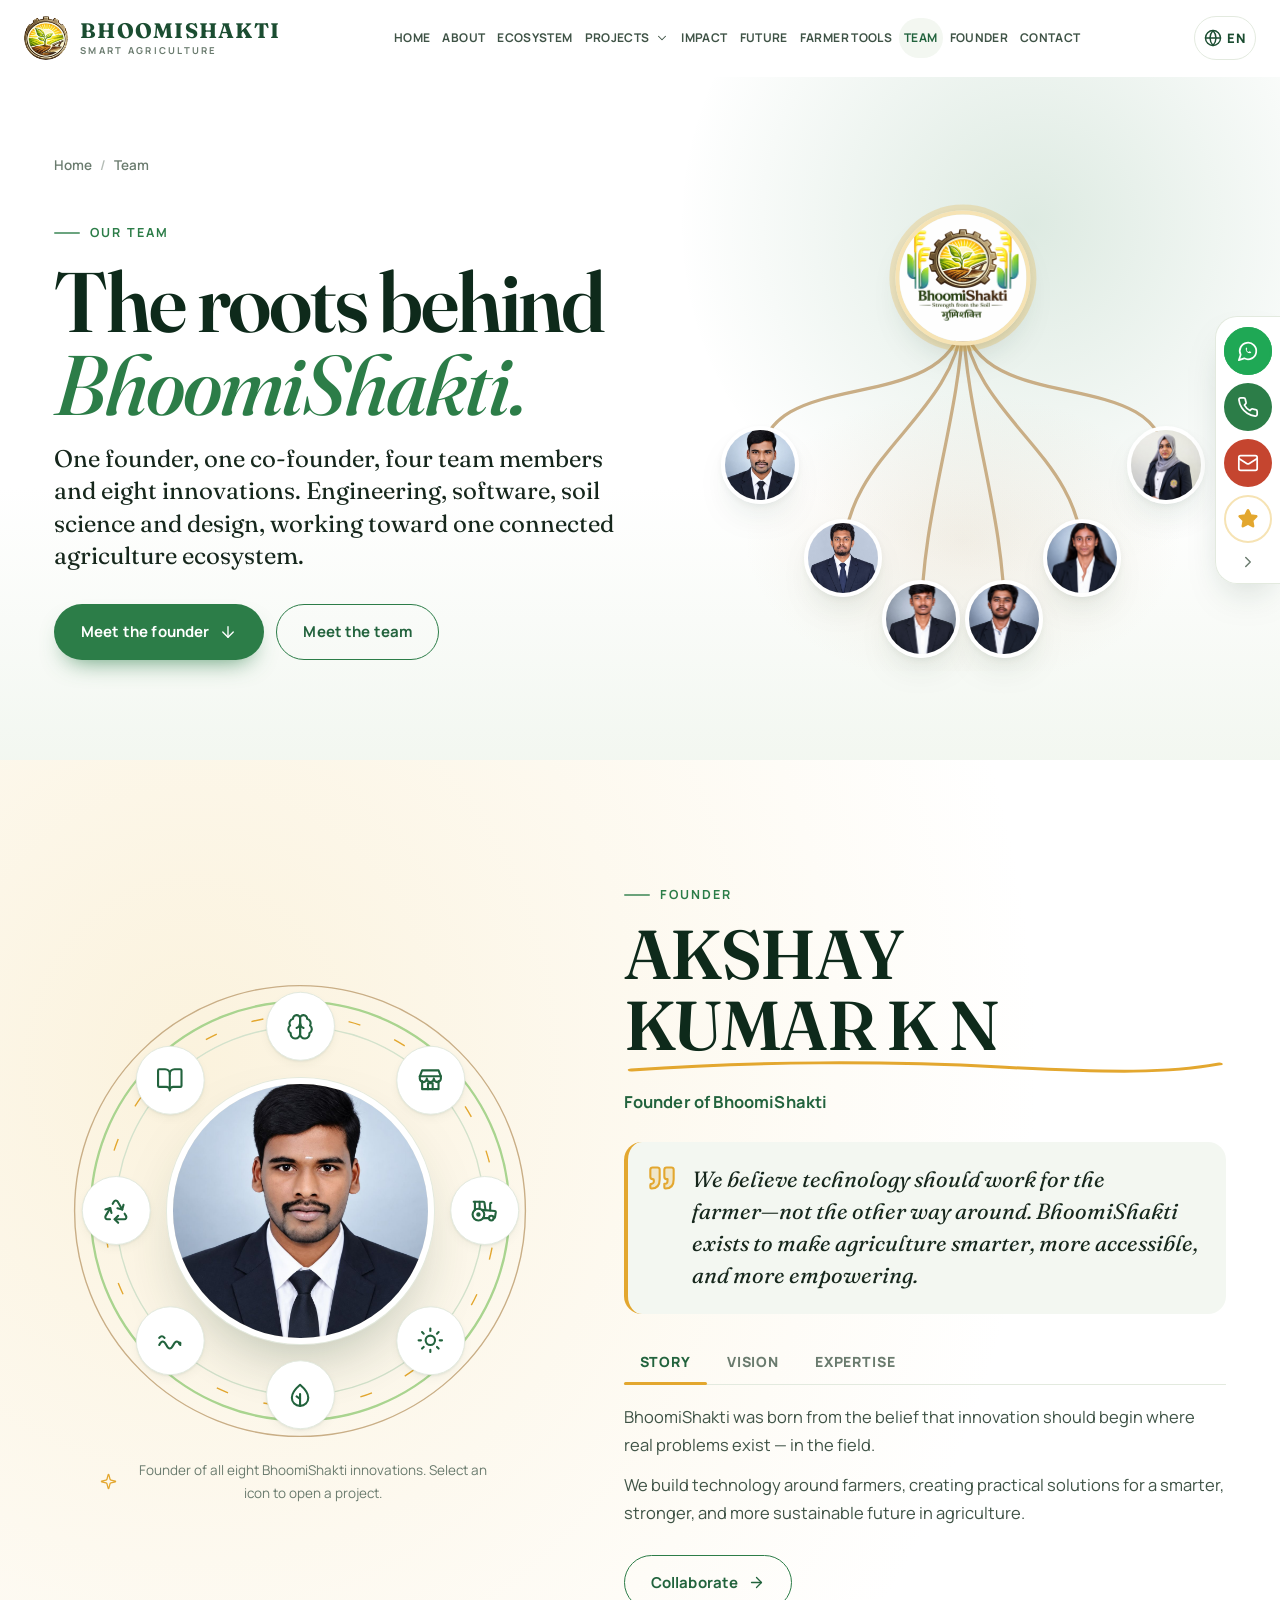
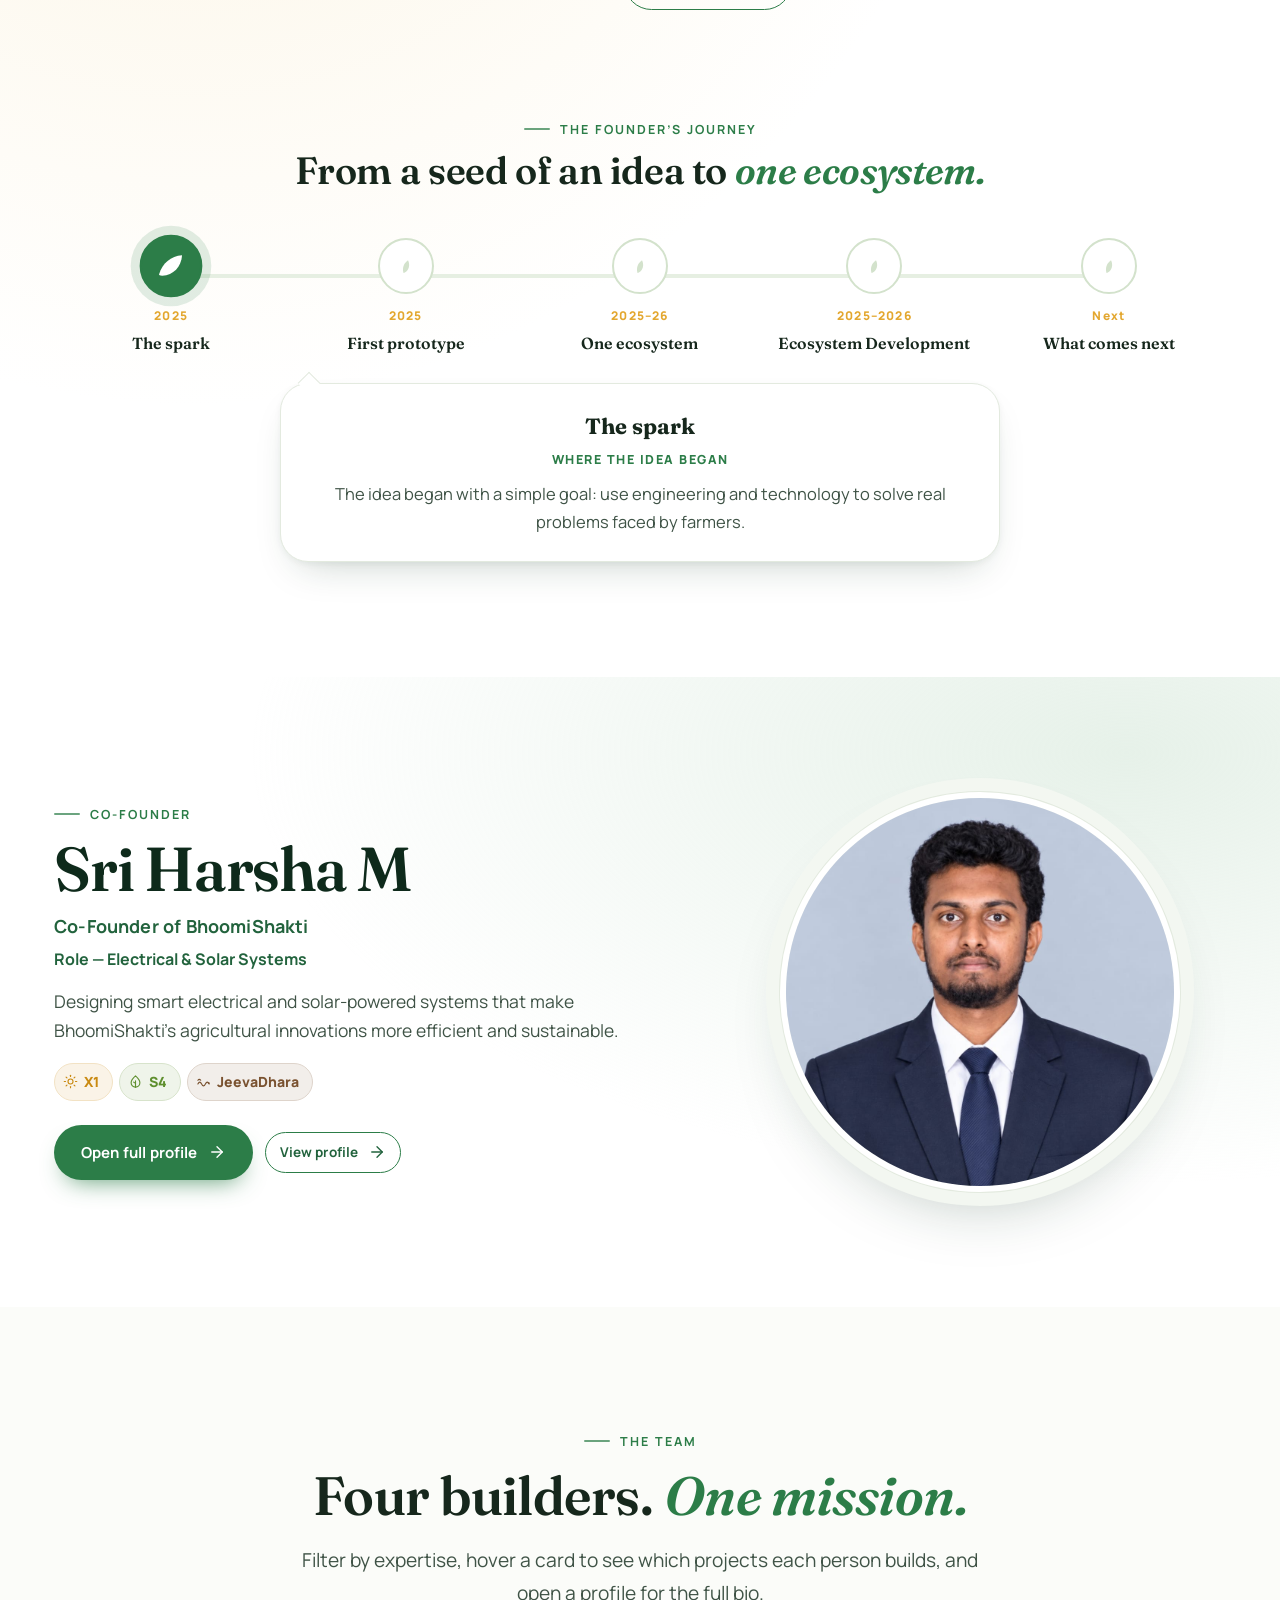
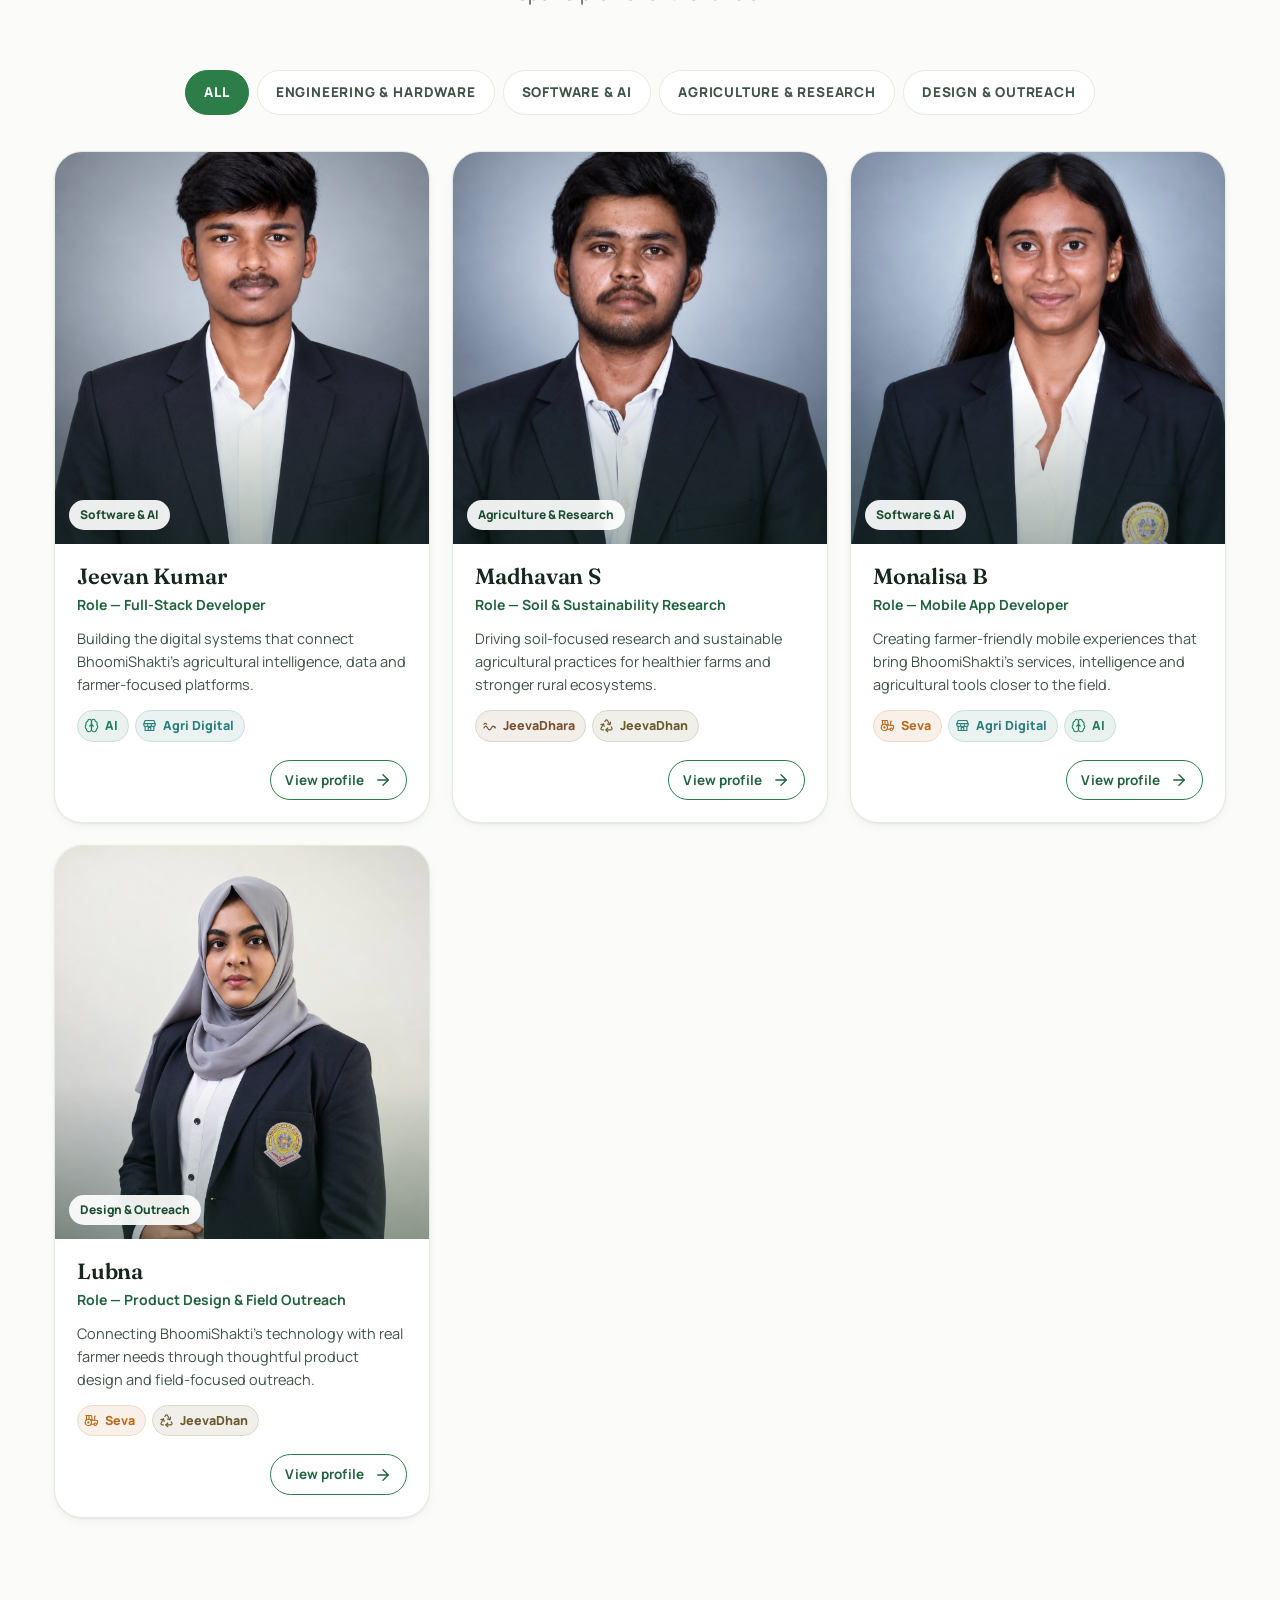
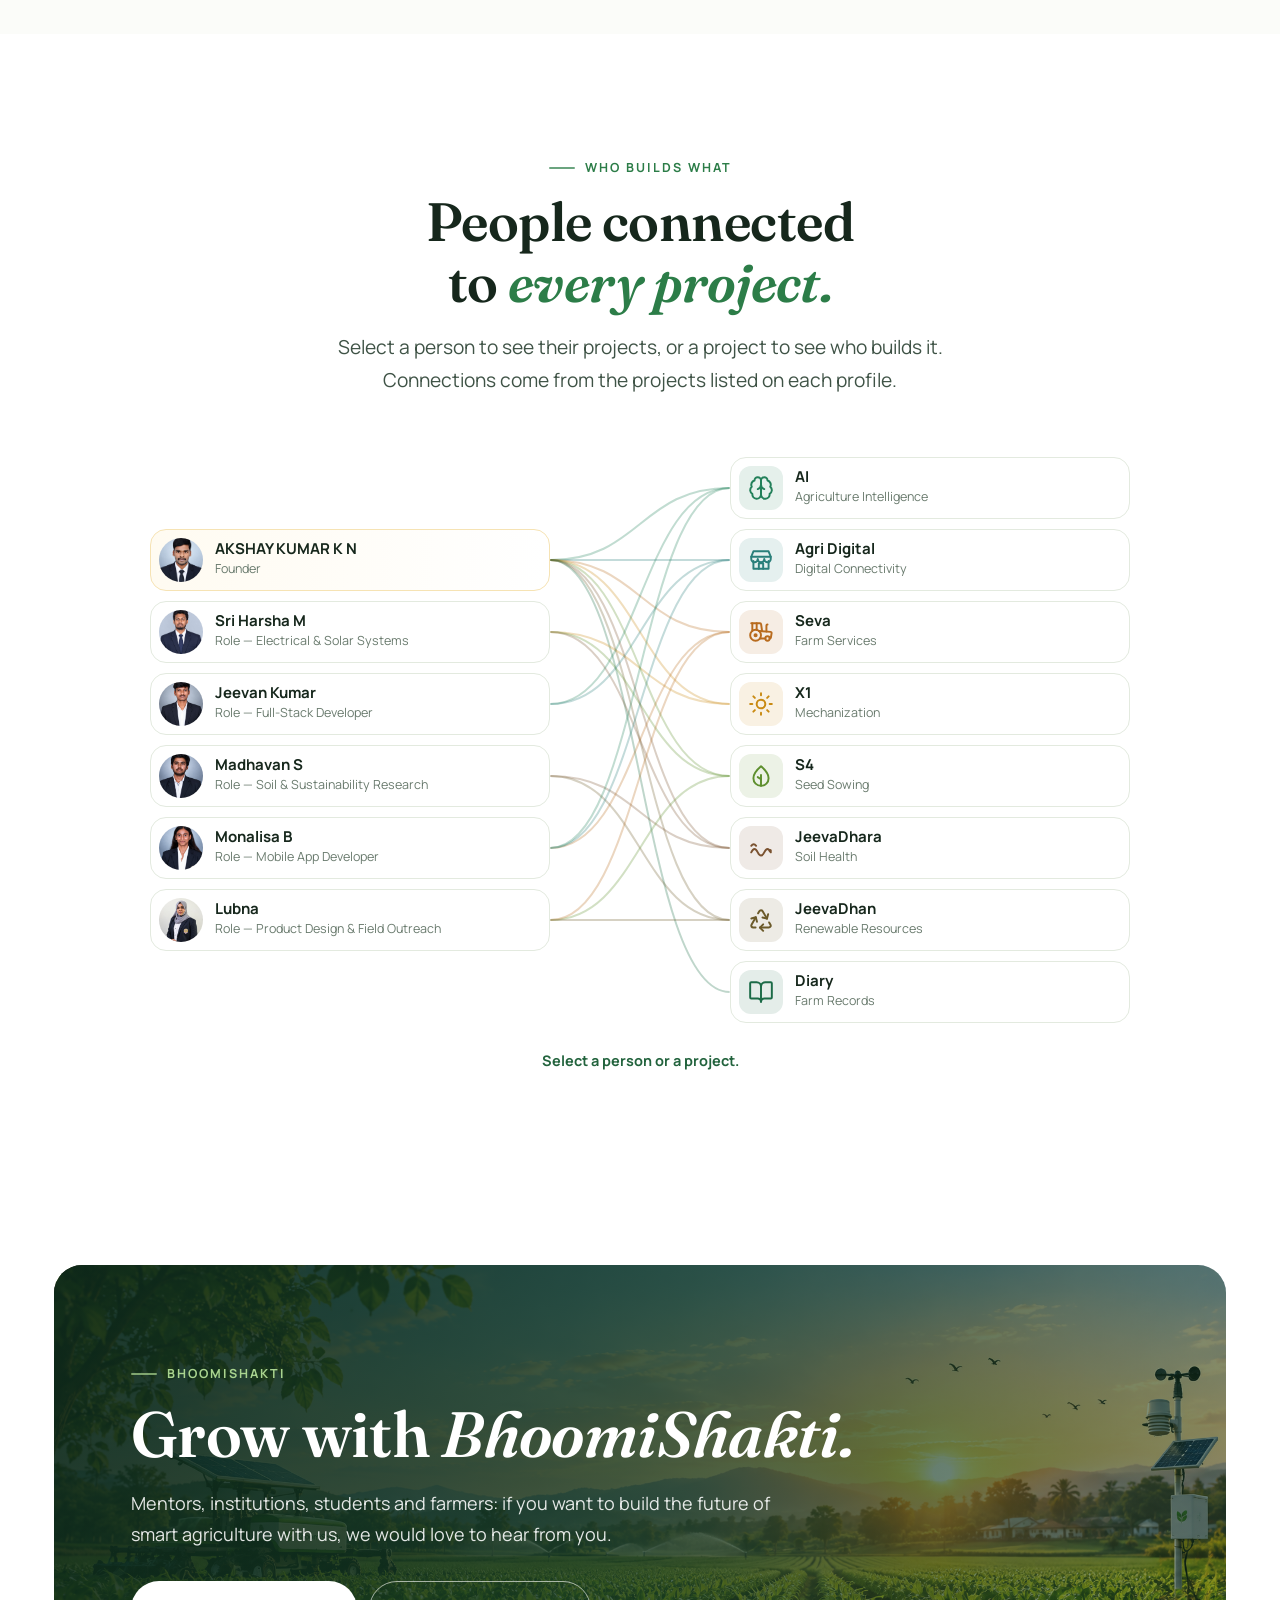
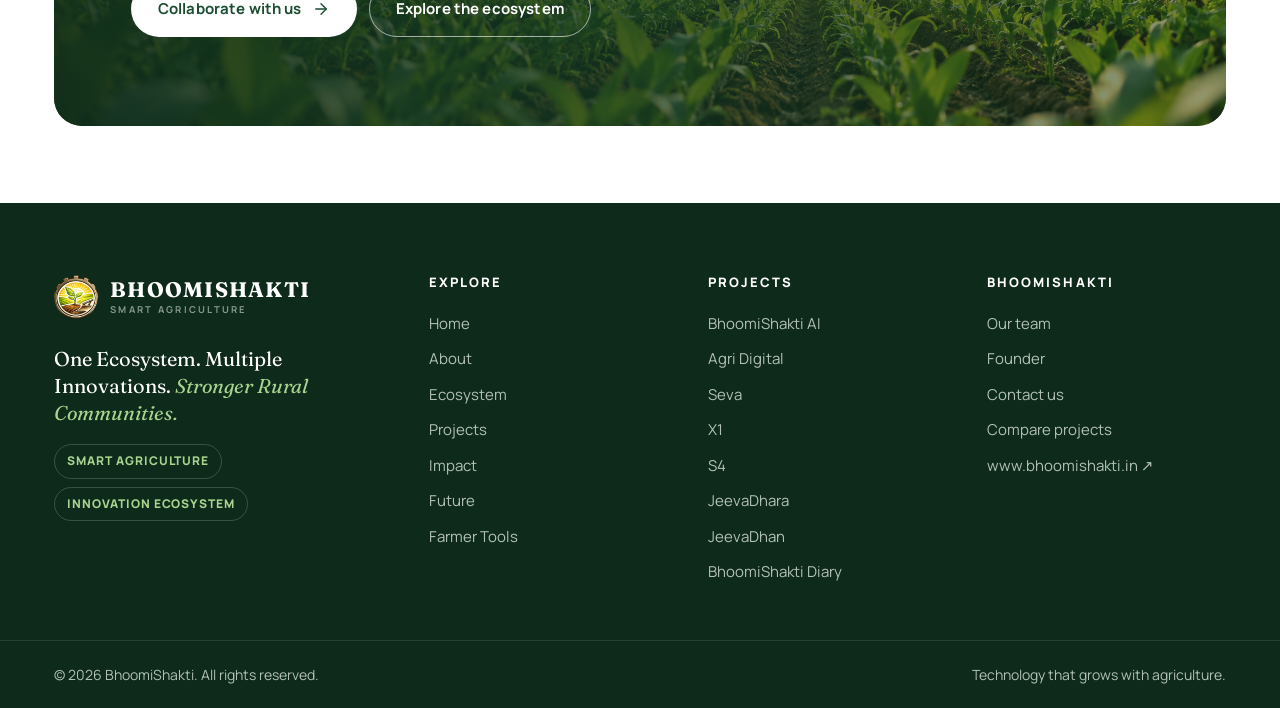
<file: team.html>
<!DOCTYPE html>
<html lang="en" class="js-off">
<head>
  <!-- Google tag (gtag.js) -->
<script async src="https://www.googletagmanager.com/gtag/js?id=G-LCF8DMRQYF"></script>
<script>
  window.dataLayer = window.dataLayer || [];
  function gtag(){dataLayer.push(arguments);}
  gtag('js', new Date());

  gtag('config', 'G-LCF8DMRQYF');
</script>
<meta charset="UTF-8">
<meta name="viewport" content="width=device-width, initial-scale=1.0, viewport-fit=cover">
<title>Team — BhoomiShakti</title>
<meta name="description" content="Meet the founder, Akshay Kumar K N, co-founder Sri Harsha M, and the four team members behind the BhoomiShakti agricultural innovation ecosystem.">
<link rel="canonical" href="https://www.bhoomishakti.in/team.html">
<meta name="robots" content="index, follow">
<meta property="og:type" content="website">
<meta property="og:site_name" content="BhoomiShakti">
<meta property="og:title" content="Team — BhoomiShakti">
<meta property="og:description" content="Meet the founder, Akshay Kumar K N, co-founder Sri Harsha M, and the four team members behind the BhoomiShakti agricultural innovation ecosystem.">
<meta property="og:url" content="https://www.bhoomishakti.in/team.html">
<meta name="twitter:card" content="summary_large_image">
<meta property="og:image" content="https://www.bhoomishakti.in/assets/images/team/akshay-kumar-kn-founder-bhoomishakti.jpg">
<meta property="og:image:width" content="960">
<meta property="og:image:height" content="1108">
<meta property="og:image:alt" content="Akshay Kumar K N – Founder of BhoomiShakti">
<meta property="og:image" content="https://www.bhoomishakti.in/assets/images/team/sriharsha.jpeg">
<meta property="og:image:width" content="1022">
<meta property="og:image:height" content="1280">
<meta property="og:image:alt" content="Sri Harsha M – Co-Founder of BhoomiShakti">
<meta name="twitter:image" content="https://www.bhoomishakti.in/assets/images/team/akshay-kumar-kn-founder-bhoomishakti.jpg">
<meta name="twitter:image:alt" content="Akshay Kumar K N – Founder of BhoomiShakti">
<meta name="twitter:title" content="Team — BhoomiShakti">
<meta name="twitter:description" content="Meet the founder, Akshay Kumar K N, co-founder Sri Harsha M, and the four team members behind the BhoomiShakti agricultural innovation ecosystem.">
<script type="application/ld+json">{
 "@context": "https://schema.org",
 "@graph": [
  {
   "@type": "AboutPage",
   "@id": "https://www.bhoomishakti.in/team.html#webpage",
   "url": "https://www.bhoomishakti.in/team.html",
   "name": "Team — BhoomiShakti",
   "description": "Meet the founder, Akshay Kumar K N, co-founder Sri Harsha M, and the four team members behind the BhoomiShakti agricultural innovation ecosystem.",
   "inLanguage": "en",
   "isPartOf": {
    "@id": "https://www.bhoomishakti.in/#website"
   },
   "about": {
    "@id": "https://www.bhoomishakti.in/#organization"
   },
   "mainEntity": {
    "@id": "https://www.bhoomishakti.in/team.html#leadership"
   },
   "breadcrumb": {
    "@id": "https://www.bhoomishakti.in/team.html#breadcrumb"
   }
  },
  {
   "@type": "ItemList",
   "@id": "https://www.bhoomishakti.in/team.html#leadership",
   "name": "BhoomiShakti founder, co-founder and team",
   "numberOfItems": 6,
   "itemListElement": [
    {
     "@type": "ListItem",
     "position": 1,
     "item": {
      "@type": "Person",
      "@id": "https://www.bhoomishakti.in/founder.html#person",
      "name": "Akshay Kumar K N",
      "jobTitle": "Founder",
      "url": "https://www.bhoomishakti.in/founder.html"
     }
    },
    {
     "@type": "ListItem",
     "position": 2,
     "item": {
      "@type": "Person",
      "@id": "https://www.bhoomishakti.in/sri-harsha.html#person",
      "name": "Sri Harsha M",
      "jobTitle": "Co-Founder",
      "url": "https://www.bhoomishakti.in/sri-harsha.html"
     }
    },
    {
     "@type": "ListItem",
     "position": 3,
     "item": {
      "@type": "Person",
      "@id": "https://www.bhoomishakti.in/team.html#jeevan-kumar",
      "name": "Jeevan Kumar",
      "jobTitle": "Full-Stack Developer",
      "description": "Building the digital systems that connect BhoomiShakti’s agricultural intelligence, data and farmer-focused platforms.",
      "image": "https://www.bhoomishakti.in/assets/images/team/jeevan.jpeg",
      "memberOf": {
       "@id": "https://www.bhoomishakti.in/#organization"
      }
     }
    },
    {
     "@type": "ListItem",
     "position": 4,
     "item": {
      "@type": "Person",
      "@id": "https://www.bhoomishakti.in/team.html#madhavan-s",
      "name": "Madhavan S",
      "jobTitle": "Soil & Sustainability Research",
      "description": "Driving soil-focused research and sustainable agricultural practices for healthier farms and stronger rural ecosystems.",
      "image": "https://www.bhoomishakti.in/assets/images/team/madhavan.jpeg",
      "memberOf": {
       "@id": "https://www.bhoomishakti.in/#organization"
      }
     }
    },
    {
     "@type": "ListItem",
     "position": 5,
     "item": {
      "@type": "Person",
      "@id": "https://www.bhoomishakti.in/team.html#monalisa-b",
      "name": "Monalisa B",
      "jobTitle": "Mobile App Developer",
      "description": "Creating farmer-friendly mobile experiences that bring BhoomiShakti’s services, intelligence and agricultural tools closer to the field.",
      "image": "https://www.bhoomishakti.in/assets/images/team/monalisa.jpeg",
      "memberOf": {
       "@id": "https://www.bhoomishakti.in/#organization"
      }
     }
    },
    {
     "@type": "ListItem",
     "position": 6,
     "item": {
      "@type": "Person",
      "@id": "https://www.bhoomishakti.in/team.html#lubna",
      "name": "Lubna",
      "jobTitle": "Product Design & Field Outreach",
      "description": "Connecting BhoomiShakti’s technology with real farmer needs through thoughtful product design and field-focused outreach.",
      "image": "https://www.bhoomishakti.in/assets/images/team/lubna.jpeg",
      "memberOf": {
       "@id": "https://www.bhoomishakti.in/#organization"
      }
     }
    }
   ]
  },
  {
   "@type": "BreadcrumbList",
   "@id": "https://www.bhoomishakti.in/team.html#breadcrumb",
   "itemListElement": [
    {
     "@type": "ListItem",
     "position": 1,
     "name": "Home",
     "item": "https://www.bhoomishakti.in/"
    },
    {
     "@type": "ListItem",
     "position": 2,
     "name": "Team",
     "item": "https://www.bhoomishakti.in/team.html"
    }
   ]
  }
 ]
}</script>
<meta name="theme-color" content="#FFFFFF">
<link rel="icon" type="image/png" href="assets/icons/favicon.png">
<link rel="preload" href="assets/fonts/fraunces.woff2" as="font" type="font/woff2" crossorigin>
<link rel="preload" href="assets/fonts/manrope.woff2" as="font" type="font/woff2" crossorigin>
<link rel="stylesheet" href="css/style.css">
</head>
<body class="page-team">
<a class="skip-link" href="#main">Skip to content</a>
<svg xmlns="http://www.w3.org/2000/svg" style="display:none" aria-hidden="true"><defs><symbol id="i-linkedin" viewBox="0 0 24 24"><path d="M16 8a6 6 0 0 1 6 6v7h-4v-7a2 2 0 0 0-4 0v7h-4v-7a6 6 0 0 1 6-6Z"/><rect x="2" y="9" width="4" height="12"/><circle cx="4" cy="4" r="2"/></symbol><symbol id="i-github" viewBox="0 0 24 24"><path d="M15 22v-4a4.8 4.8 0 0 0-1-3.5c3 0 6-2 6-5.5.08-1.25-.27-2.48-1-3.5.28-1.15.28-2.35 0-3.5 0 0-1 0-3 1.5-2.64-.5-5.36-.5-8 0C6 2 5 2 5 2c-.3 1.15-.3 2.35 0 3.5A5.4 5.4 0 0 0 4 9c0 3.5 3 5.5 6 5.5-.39.49-.68 1.05-.85 1.65-.17.6-.22 1.23-.15 1.85v4"/><path d="M9 18c-4.51 2-5-2-7-2"/></symbol><symbol id="i-quote" viewBox="0 0 24 24"><path d="M3 21c3 0 7-1 7-8V5c0-1.25-.76-2.02-2-2H4c-1.25 0-2 .75-2 1.97V11c0 1.25.75 2 2 2 1 0 1 0 1 1v1c0 1-1 2-2 2s-1 .01-1 1.03V20c0 1 0 1 1 1z"/><path d="M15 21c3 0 7-1 7-8V5c0-1.25-.76-2.02-2-2h-4c-1.25 0-2 .75-2 1.97V11c0 1.25.75 2 2 2h.75c0 2.25.25 4-2.75 4v3c0 1 0 1 1 1z"/></symbol><symbol id="i-external" viewBox="0 0 24 24"><path d="M15 3h6v6"/><path d="M10 14 21 3"/><path d="M18 13v6a2 2 0 0 1-2 2H5a2 2 0 0 1-2-2V8a2 2 0 0 1 2-2h6"/></symbol><symbol id="i-user" viewBox="0 0 24 24"><circle cx="12" cy="8" r="5"/><path d="M20 21a8 8 0 0 0-16 0"/></symbol><symbol id="i-leaf" viewBox="0 0 24 24"><path d="M11 20A7 7 0 0 1 9.8 6.1C15.5 5 17 4.48 19 2c1 2 2 4.18 2 8 0 5.5-4.78 10-10 10Z"/><path d="M2 21c0-3 1.85-5.36 5.08-6C9.5 14.52 12 13 13 12"/></symbol><symbol id="i-sprout" viewBox="0 0 24 24"><path d="M7 20h10"/><path d="M10 20c5.5-2.5.8-6.4 3-10"/><path d="M9.5 9.4c1.1.8 1.8 2.2 2.3 3.7-2 .4-3.5.4-4.8-.3-1.2-.6-2.3-1.9-3-4.2 2.8-.5 4.4 0 5.5.8z"/><path d="M14.1 6a7 7 0 0 0-1.1 4c1.9-.1 3.3-.6 4.3-1.4 1-1 1.6-2.3 1.7-4.6-2.7.1-4 1-4.9 2z"/></symbol><symbol id="i-brain" viewBox="0 0 24 24"><path d="M12 5a3 3 0 1 0-5.997.125 4 4 0 0 0-2.526 5.77 4 4 0 0 0 .556 6.588A4 4 0 1 0 12 18Z"/><path d="M12 5a3 3 0 1 1 5.997.125 4 4 0 0 1 2.526 5.77 4 4 0 0 1-.556 6.588A4 4 0 1 1 12 18Z"/><path d="M12 5v13"/><path d="M9 13a4.5 4.5 0 0 0 3-4"/><path d="M15 13a4.5 4.5 0 0 1-3-4"/></symbol><symbol id="i-store" viewBox="0 0 24 24"><path d="M3 9 5 4h14l2 5"/><path d="M3 9h18v2a3 3 0 0 1-6 0 3 3 0 0 1-6 0 3 3 0 0 1-6 0Z"/><path d="M5 13v7h14v-7"/><path d="M10 20v-5h4v5"/></symbol><symbol id="i-tractor" viewBox="0 0 24 24"><path d="m10 11 11 .9a1 1 0 0 1 .8 1.1l-.665 4.158a1 1 0 0 1-.988.842H20"/><path d="M16 18h-5"/><path d="M18 5a1 1 0 0 0-1 1v5.573"/><path d="M3 4h8.129a1 1 0 0 1 .99.863L13 11.246"/><path d="M4 11V4"/><path d="M8 10.1V4"/><circle cx="18" cy="18" r="2"/><circle cx="7" cy="15" r="5"/><circle cx="7" cy="15" r="1"/></symbol><symbol id="i-sun" viewBox="0 0 24 24"><circle cx="12" cy="12" r="4"/><path d="M12 2v2"/><path d="M12 20v2"/><path d="m4.93 4.93 1.41 1.41"/><path d="m17.66 17.66 1.41 1.41"/><path d="M2 12h2"/><path d="M20 12h2"/><path d="m6.34 17.66-1.41 1.41"/><path d="m19.07 4.93-1.41 1.41"/></symbol><symbol id="i-seed" viewBox="0 0 24 24"><path d="M12 21c-4 0-7-3-7-7 0-5 7-11 7-11s7 6 7 11c0 4-3 7-7 7Z"/><path d="M12 21V11"/><path d="M12 15l-3-2"/></symbol><symbol id="i-worm" viewBox="0 0 24 24"><path d="M3 16c2-4 4-4 6 0s4 4 6 0 4-4 6 0"/><circle cx="20.5" cy="14.5" r=".6" fill="currentColor"/><path d="M3 10c1.5-2 3-2 4.5 0"/></symbol><symbol id="i-recycle" viewBox="0 0 24 24"><path d="M7 19H4.815a1.83 1.83 0 0 1-1.57-.881 1.785 1.785 0 0 1-.004-1.784L7.196 9.5"/><path d="M11 19h8.203a1.83 1.83 0 0 0 1.556-.89 1.784 1.784 0 0 0 0-1.775l-1.226-2.12"/><path d="m14 16-3 3 3 3"/><path d="M8.293 13.596 7.196 9.5 3.1 10.598"/><path d="m9.344 5.811 1.093-1.892A1.83 1.83 0 0 1 11.985 3a1.784 1.784 0 0 1 1.546.888l3.943 6.843"/><path d="m13.378 9.633 4.096 1.098 1.097-4.096"/></symbol><symbol id="i-arrow" viewBox="0 0 24 24"><path d="M5 12h14"/><path d="m12 5 7 7-7 7"/></symbol><symbol id="i-arrow-down" viewBox="0 0 24 24"><path d="M12 5v14"/><path d="m19 12-7 7-7-7"/></symbol><symbol id="i-chevron" viewBox="0 0 24 24"><path d="m6 9 6 6 6-6"/></symbol><symbol id="i-chevron-left" viewBox="0 0 24 24"><path d="m15 18-6-6 6-6"/></symbol><symbol id="i-chevron-right" viewBox="0 0 24 24"><path d="m9 18 6-6-6-6"/></symbol><symbol id="i-up" viewBox="0 0 24 24"><path d="m18 15-6-6-6 6"/></symbol><symbol id="i-menu" viewBox="0 0 24 24"><path d="M4 6h16"/><path d="M4 12h16"/><path d="M4 18h16"/></symbol><symbol id="i-close" viewBox="0 0 24 24"><path d="M18 6 6 18"/><path d="m6 6 12 12"/></symbol><symbol id="i-plus" viewBox="0 0 24 24"><path d="M5 12h14"/><path d="M12 5v14"/></symbol><symbol id="i-check" viewBox="0 0 24 24"><path d="M20 6 9 17l-5-5"/></symbol><symbol id="i-users" viewBox="0 0 24 24"><path d="M16 21v-2a4 4 0 0 0-4-4H6a4 4 0 0 0-4 4v2"/><circle cx="9" cy="7" r="4"/><path d="M22 21v-2a4 4 0 0 0-3-3.87"/><path d="M16 3.13a4 4 0 0 1 0 7.75"/></symbol><symbol id="i-user-search" viewBox="0 0 24 24"><circle cx="10" cy="7" r="4"/><path d="M10.3 15H7a4 4 0 0 0-4 4v2"/><circle cx="17" cy="17" r="3"/><path d="m21 21-1.9-1.9"/></symbol><symbol id="i-search" viewBox="0 0 24 24"><circle cx="11" cy="11" r="8"/><path d="m21 21-4.3-4.3"/></symbol><symbol id="i-pin" viewBox="0 0 24 24"><path d="M20 10c0 5-5.5 10.2-7.4 11.8a1 1 0 0 1-1.2 0C9.5 20.2 4 15 4 10a8 8 0 0 1 16 0"/><circle cx="12" cy="10" r="3"/></symbol><symbol id="i-message" viewBox="0 0 24 24"><path d="M14 9a2 2 0 0 1-2 2H6l-4 4V4a2 2 0 0 1 2-2h8a2 2 0 0 1 2 2z"/><path d="M18 9h2a2 2 0 0 1 2 2v11l-4-4h-6a2 2 0 0 1-2-2v-1"/></symbol><symbol id="i-package" viewBox="0 0 24 24"><path d="m16 16 2 2 4-4"/><path d="M21 10V8a2 2 0 0 0-1-1.73l-7-4a2 2 0 0 0-2 0l-7 4A2 2 0 0 0 3 8v8a2 2 0 0 0 1 1.73l7 4a2 2 0 0 0 2 0l2-1.14"/><path d="m7.5 4.27 9 5.15"/><path d="M3.29 7 12 12l8.71-5"/><path d="M12 22V12"/></symbol><symbol id="i-megaphone" viewBox="0 0 24 24"><path d="m3 11 18-5v12L3 14v-3z"/><path d="M11.6 16.8a3 3 0 1 1-5.8-1.6"/></symbol><symbol id="i-cloud" viewBox="0 0 24 24"><path d="M12 2v2"/><path d="m4.93 4.93 1.41 1.41"/><path d="M20 12h2"/><path d="m19.07 4.93-1.41 1.41"/><path d="M15.947 12.65a4 4 0 0 0-5.925-4.128"/><path d="M13 22H7a5 5 0 1 1 4.9-6H13a3 3 0 0 1 0 6Z"/></symbol><symbol id="i-landmark" viewBox="0 0 24 24"><path d="M3 22h18"/><path d="M6 18v-7"/><path d="M10 18v-7"/><path d="M14 18v-7"/><path d="M18 18v-7"/><path d="M12 2 20 7H4z"/></symbol><symbol id="i-rupee" viewBox="0 0 24 24"><path d="M6 3h12"/><path d="M6 8h12"/><path d="m6 13 8.5 8"/><path d="M6 13h3"/><path d="M9 13c6.667 0 6.667-10 0-10"/></symbol><symbol id="i-calendar" viewBox="0 0 24 24"><rect width="18" height="18" x="3" y="4" rx="2"/><path d="M16 2v4"/><path d="M8 2v4"/><path d="M3 10h18"/><path d="M8 14h.01"/><path d="M12 14h.01"/><path d="M16 14h.01"/><path d="M8 18h.01"/><path d="M12 18h.01"/></symbol><symbol id="i-microscope" viewBox="0 0 24 24"><path d="M6 18h8"/><path d="M3 22h18"/><path d="M14 22a7 7 0 1 0 0-14h-1"/><path d="M9 14h2"/><path d="M9 12a2 2 0 0 1-2-2V6h6v4a2 2 0 0 1-2 2Z"/><path d="M12 6V3a1 1 0 0 0-1-1H9a1 1 0 0 0-1 1v3"/></symbol><symbol id="i-handshake" viewBox="0 0 24 24"><path d="m11 17 2 2a1 1 0 1 0 3-3"/><path d="m14 14 2.5 2.5a1 1 0 1 0 3-3l-3.88-3.88a3 3 0 0 0-4.24 0l-.88.88a1 1 0 1 1-3-3l2.81-2.81a5.79 5.79 0 0 1 7.06-.87l.47.28a2 2 0 0 0 1.42.25L21 4"/><path d="m21 3 1 11h-2"/><path d="M3 3 2 14l6.5 6.5a1 1 0 1 0 3-3"/><path d="M3 4h8"/></symbol><symbol id="i-shield" viewBox="0 0 24 24"><path d="M20 13c0 5-3.5 7.5-7.66 8.95a1 1 0 0 1-.67-.01C7.5 20.5 4 18 4 13V6a1 1 0 0 1 1-1c2 0 4.5-1.2 6.24-2.72a1.17 1.17 0 0 1 1.52 0C14.51 3.81 17 5 19 5a1 1 0 0 1 1 1z"/><path d="m9 12 2 2 4-4"/></symbol><symbol id="i-eye-off" viewBox="0 0 24 24"><path d="M10.733 5.076a10.744 10.744 0 0 1 11.205 6.575 1 1 0 0 1 0 .696 10.747 10.747 0 0 1-1.444 2.49"/><path d="M14.084 14.158a3 3 0 0 1-4.242-4.242"/><path d="M17.479 17.499a10.75 10.75 0 0 1-15.417-5.151 1 1 0 0 1 0-.696 10.75 10.75 0 0 1 4.446-5.143"/><path d="m2 2 20 20"/></symbol><symbol id="i-layers" viewBox="0 0 24 24"><path d="m12.83 2.18a2 2 0 0 0-1.66 0L2.6 6.08a1 1 0 0 0 0 1.83l8.58 3.91a2 2 0 0 0 1.66 0l8.58-3.9a1 1 0 0 0 0-1.83Z"/><path d="m22 17.65-9.17 4.16a2 2 0 0 1-1.66 0L2 17.65"/><path d="m22 12.65-9.17 4.16a2 2 0 0 1-1.66 0L2 12.65"/></symbol><symbol id="i-network" viewBox="0 0 24 24"><rect x="16" y="16" width="6" height="6" rx="1"/><rect x="2" y="16" width="6" height="6" rx="1"/><rect x="9" y="2" width="6" height="6" rx="1"/><path d="M5 16v-3a1 1 0 0 1 1-1h12a1 1 0 0 1 1 1v3"/><path d="M12 12V8"/></symbol><symbol id="i-globe" viewBox="0 0 24 24"><circle cx="12" cy="12" r="10"/><path d="M12 2a14.5 14.5 0 0 0 0 20 14.5 14.5 0 0 0 0-20"/><path d="M2 12h20"/></symbol><symbol id="i-server" viewBox="0 0 24 24"><rect width="20" height="8" x="2" y="2" rx="2"/><rect width="20" height="8" x="2" y="14" rx="2"/><path d="M6 6h.01"/><path d="M6 18h.01"/></symbol><symbol id="i-database" viewBox="0 0 24 24"><ellipse cx="12" cy="5" rx="9" ry="3"/><path d="M3 5v14a9 3 0 0 0 18 0V5"/><path d="M3 12a9 3 0 0 0 18 0"/></symbol><symbol id="i-code" viewBox="0 0 24 24"><path d="m16 18 6-6-6-6"/><path d="m8 6-6 6 6 6"/></symbol><symbol id="i-battery" viewBox="0 0 24 24"><rect x="2" y="7" width="16" height="10" rx="2"/><path d="M22 11v2"/><path d="M6 11v2"/><path d="M10 11v2"/></symbol><symbol id="i-zap" viewBox="0 0 24 24"><path d="M4 14a1 1 0 0 1-.78-1.63l9.9-10.2a.5.5 0 0 1 .86.46l-1.92 6.02A1 1 0 0 0 13 10h7a1 1 0 0 1 .78 1.63l-9.9 10.2a.5.5 0 0 1-.86-.46l1.92-6.02A1 1 0 0 0 11 14z"/></symbol><symbol id="i-cog" viewBox="0 0 24 24"><path d="M12.22 2h-.44a2 2 0 0 0-2 2v.18a2 2 0 0 1-1 1.73l-.43.25a2 2 0 0 1-2 0l-.15-.08a2 2 0 0 0-2.73.73l-.22.38a2 2 0 0 0 .73 2.73l.15.1a2 2 0 0 1 1 1.72v.51a2 2 0 0 1-1 1.74l-.15.09a2 2 0 0 0-.73 2.73l.22.38a2 2 0 0 0 2.73.73l.15-.08a2 2 0 0 1 2 0l.43.25a2 2 0 0 1 1 1.73V20a2 2 0 0 0 2 2h.44a2 2 0 0 0 2-2v-.18a2 2 0 0 1 1-1.73l.43-.25a2 2 0 0 1 2 0l.15.08a2 2 0 0 0 2.73-.73l.22-.39a2 2 0 0 0-.73-2.73l-.15-.08a2 2 0 0 1-1-1.74v-.5a2 2 0 0 1 1-1.74l.15-.09a2 2 0 0 0 .73-2.73l-.22-.38a2 2 0 0 0-2.73-.73l-.15.08a2 2 0 0 1-2 0l-.43-.25a2 2 0 0 1-1-1.73V4a2 2 0 0 0-2-2z"/><circle cx="12" cy="12" r="3"/></symbol><symbol id="i-wheel" viewBox="0 0 24 24"><circle cx="12" cy="12" r="9"/><circle cx="12" cy="12" r="2"/><path d="M12 3v7"/><path d="M12 14v7"/><path d="M3 12h7"/><path d="M14 12h7"/></symbol><symbol id="i-chain" viewBox="0 0 24 24"><path d="M9 17H7A5 5 0 0 1 7 7h2"/><path d="M15 7h2a5 5 0 1 1 0 10h-2"/><path d="M8 12h8"/></symbol><symbol id="i-blade" viewBox="0 0 24 24"><path d="M4 20 14 8l6-4-2 7-12 11"/><path d="M4 20h7"/></symbol><symbol id="i-panel" viewBox="0 0 24 24"><rect x="3" y="4" width="18" height="11" rx="1"/><path d="M3 9.5h18"/><path d="M9 4v11"/><path d="M15 4v11"/><path d="M12 15v5"/><path d="M8 20h8"/></symbol><symbol id="i-umbrella" viewBox="0 0 24 24"><path d="M22 12a10.06 10.06 0 0 0-20 0Z"/><path d="M12 12v8a2 2 0 0 0 4 0"/><path d="M12 2v1"/></symbol><symbol id="i-backpack" viewBox="0 0 24 24"><path d="M4 10a4 4 0 0 1 4-4h8a4 4 0 0 1 4 4v10a2 2 0 0 1-2 2H6a2 2 0 0 1-2-2Z"/><path d="M8 10h8"/><path d="M8 18h8"/><path d="M8 22v-6a2 2 0 0 1 2-2h4a2 2 0 0 1 2 2v6"/><path d="M9 6V4a2 2 0 0 1 2-2h2a2 2 0 0 1 2 2v2"/></symbol><symbol id="i-sliders" viewBox="0 0 24 24"><path d="M4 21v-7"/><path d="M4 10V3"/><path d="M12 21v-9"/><path d="M12 8V3"/><path d="M20 21v-5"/><path d="M20 12V3"/><path d="M2 14h4"/><path d="M10 8h4"/><path d="M18 16h4"/></symbol><symbol id="i-pipes" viewBox="0 0 24 24"><path d="M12 3v7"/><path d="M12 10 6 16v5"/><path d="m12 10 6 6v5"/></symbol><symbol id="i-vibrate" viewBox="0 0 24 24"><path d="m2 8 2 2-2 2 2 2-2 2"/><path d="m22 8-2 2 2 2-2 2 2 2"/><rect width="8" height="14" x="8" y="5" rx="1"/></symbol><symbol id="i-droplet" viewBox="0 0 24 24"><path d="M12 22a7 7 0 0 0 7-7c0-2-1-3.9-3-5.5s-3.5-4-4-6.5c-.5 2.5-2 4.9-4 6.5C6 11.1 5 13 5 15a7 7 0 0 0 7 7z"/></symbol><symbol id="i-flask" viewBox="0 0 24 24"><path d="M10 2v7.527a2 2 0 0 1-.211.896L4.72 20.55a1 1 0 0 0 .9 1.45h12.76a1 1 0 0 0 .9-1.45l-5.069-10.127A2 2 0 0 1 14 9.527V2"/><path d="M8.5 2h7"/><path d="M7 16h10"/></symbol><symbol id="i-factory" viewBox="0 0 24 24"><path d="M2 20a2 2 0 0 0 2 2h16a2 2 0 0 0 2-2V8l-7 5V8l-7 5V4a2 2 0 0 0-2-2H4a2 2 0 0 0-2 2Z"/><path d="M17 18h1"/><path d="M12 18h1"/><path d="M7 18h1"/></symbol><symbol id="i-flame" viewBox="0 0 24 24"><path d="M8.5 14.5A2.5 2.5 0 0 0 11 12c0-1.38-.5-2-1-3-1.072-2.143-.224-4.054 2-6 .5 2.5 2 4.9 4 6.5 2 1.6 3 3.5 3 5.5a7 7 0 1 1-14 0c0-1.153.433-2.294 1-3a2.5 2.5 0 0 0 2.5 2.5z"/></symbol><symbol id="i-cow" viewBox="0 0 24 24"><path d="M5 9c-1.5 0-3-1-3-3 2 0 3 .5 4 1.5"/><path d="M19 9c1.5 0 3-1 3-3-2 0-3 .5-4 1.5"/><path d="M6 8.5C6 6 8.5 4 12 4s6 2 6 4.5V14a6 6 0 0 1-12 0Z"/><ellipse cx="12" cy="15.5" rx="3.5" ry="2.5"/><path d="M10.5 15.5h.01"/><path d="M13.5 15.5h.01"/><path d="M9 10h.01"/><path d="M15 10h.01"/></symbol><symbol id="i-truck" viewBox="0 0 24 24"><path d="M14 18V6a2 2 0 0 0-2-2H4a2 2 0 0 0-2 2v11a1 1 0 0 0 1 1h2"/><path d="M15 18H9"/><path d="M19 18h2a1 1 0 0 0 1-1v-3.65a1 1 0 0 0-.22-.624l-3.48-4.35A1 1 0 0 0 17.52 8H14"/><circle cx="17" cy="18" r="2"/><circle cx="7" cy="18" r="2"/></symbol><symbol id="i-drone" viewBox="0 0 24 24"><circle cx="5" cy="5" r="2.5"/><circle cx="19" cy="5" r="2.5"/><circle cx="5" cy="19" r="2.5"/><circle cx="19" cy="19" r="2.5"/><path d="M7 7l3 3"/><path d="m17 7-3 3"/><path d="m7 17 3-3"/><path d="m17 17-3-3"/><rect x="10" y="10" width="4" height="4" rx="1"/></symbol><symbol id="i-digger" viewBox="0 0 24 24"><path d="M2 18h12"/><circle cx="4.5" cy="18" r="2.5"/><circle cx="11.5" cy="18" r="2.5"/><path d="M3 15V11h6l2 4"/><path d="M9 11 14 5l5 3-2 4h-3"/><path d="M19 8v5"/></symbol><symbol id="i-water" viewBox="0 0 24 24"><path d="M2 6c.6.5 1.2 1 2.5 1C7 7 7 5 9.5 5c2.6 0 2.4 2 5 2 2.5 0 2.5-2 5-2 1.3 0 1.9.5 2.5 1"/><path d="M2 12c.6.5 1.2 1 2.5 1 2.5 0 2.5-2 5-2 2.6 0 2.4 2 5 2 2.5 0 2.5-2 5-2 1.3 0 1.9.5 2.5 1"/><path d="M2 18c.6.5 1.2 1 2.5 1 2.5 0 2.5-2 5-2 2.6 0 2.4 2 5 2 2.5 0 2.5-2 5-2 1.3 0 1.9.5 2.5 1"/></symbol><symbol id="i-phone" viewBox="0 0 24 24"><rect width="14" height="20" x="5" y="2" rx="2"/><path d="M12 18h.01"/></symbol><symbol id="i-star" viewBox="0 0 24 24"><path d="M11.525 2.295a.53.53 0 0 1 .95 0l2.31 4.679a2.12 2.12 0 0 0 1.595 1.16l5.166.756a.53.53 0 0 1 .294.904l-3.736 3.638a2.12 2.12 0 0 0-.611 1.878l.882 5.14a.53.53 0 0 1-.771.56l-4.618-2.428a2.12 2.12 0 0 0-1.973 0L6.396 21.01a.53.53 0 0 1-.77-.56l.881-5.139a2.12 2.12 0 0 0-.611-1.879L2.16 9.795a.53.53 0 0 1 .294-.906l5.165-.755a2.12 2.12 0 0 0 1.597-1.16z"/></symbol><symbol id="i-info" viewBox="0 0 24 24"><circle cx="12" cy="12" r="10"/><path d="M12 16v-4"/><path d="M12 8h.01"/></symbol><symbol id="i-mic" viewBox="0 0 24 24"><path d="M12 2a3 3 0 0 0-3 3v7a3 3 0 0 0 6 0V5a3 3 0 0 0-3-3Z"/><path d="M19 10v2a7 7 0 0 1-14 0v-2"/><path d="M12 19v3"/></symbol><symbol id="i-languages" viewBox="0 0 24 24"><path d="m5 8 6 6"/><path d="m4 14 6-6 2-3"/><path d="M2 5h12"/><path d="M7 2h1"/><path d="m22 22-5-10-5 10"/><path d="M14 18h6"/></symbol><symbol id="i-satellite" viewBox="0 0 24 24"><path d="M13 7 9 3 5 7l4 4"/><path d="m17 11 4 4-4 4-4-4"/><path d="m8 12 4 4 6-6-4-4Z"/><path d="m16 8 3-3"/><path d="M9 21a6 6 0 0 0-6-6"/></symbol><symbol id="i-chart" viewBox="0 0 24 24"><path d="M3 3v16a2 2 0 0 0 2 2h16"/><path d="m19 9-5 5-4-4-3 3"/></symbol><symbol id="i-wallet" viewBox="0 0 24 24"><path d="M19 7V4a1 1 0 0 0-1-1H5a2 2 0 0 0 0 4h15a1 1 0 0 1 1 1v4h-3a2 2 0 0 0 0 4h3a1 1 0 0 0 1-1v-2a1 1 0 0 0-1-1"/><path d="M3 5v14a2 2 0 0 0 2 2h15a1 1 0 0 0 1-1v-4"/></symbol><symbol id="i-rocket" viewBox="0 0 24 24"><path d="M4.5 16.5c-1.5 1.26-2 5-2 5s3.74-.5 5-2c.71-.84.7-2.13-.09-2.91a2.18 2.18 0 0 0-2.91-.09z"/><path d="m12 15-3-3a22 22 0 0 1 2-3.95A12.88 12.88 0 0 1 22 2c0 2.72-.78 7.5-6 11a22.35 22.35 0 0 1-4 2z"/><path d="M9 12H4s.55-3.03 2-4c1.62-1.08 5 0 5 0"/><path d="M12 15v5s3.03-.55 4-2c1.08-1.62 0-5 0-5"/></symbol><symbol id="i-building" viewBox="0 0 24 24"><path d="M6 22V4a2 2 0 0 1 2-2h8a2 2 0 0 1 2 2v18Z"/><path d="M6 12H4a2 2 0 0 0-2 2v6a2 2 0 0 0 2 2h2"/><path d="M18 9h2a2 2 0 0 1 2 2v9a2 2 0 0 1-2 2h-2"/><path d="M10 6h4"/><path d="M10 10h4"/><path d="M10 14h4"/><path d="M10 18h4"/></symbol><symbol id="i-target" viewBox="0 0 24 24"><circle cx="12" cy="12" r="10"/><circle cx="12" cy="12" r="6"/><circle cx="12" cy="12" r="2"/></symbol><symbol id="i-badge" viewBox="0 0 24 24"><path d="M3.85 8.62a4 4 0 0 1 4.78-4.77 4 4 0 0 1 6.74 0 4 4 0 0 1 4.78 4.78 4 4 0 0 1 0 6.74 4 4 0 0 1-4.77 4.78 4 4 0 0 1-6.75 0 4 4 0 0 1-4.78-4.77 4 4 0 0 1 0-6.76Z"/><path d="m9 12 2 2 4-4"/></symbol><symbol id="i-clock" viewBox="0 0 24 24"><circle cx="12" cy="12" r="10"/><path d="M12 6v6l4 2"/></symbol><symbol id="i-activity" viewBox="0 0 24 24"><path d="M22 12h-2.48a2 2 0 0 0-1.93 1.46l-2.35 8.36a.25.25 0 0 1-.48 0L9.24 2.18a.25.25 0 0 0-.48 0l-2.35 8.36A2 2 0 0 1 4.49 12H2"/></symbol><symbol id="i-wifi" viewBox="0 0 24 24"><path d="M12 20h.01"/><path d="M2 8.82a15 15 0 0 1 20 0"/><path d="M5 12.859a10 10 0 0 1 14 0"/><path d="M8.5 16.429a5 5 0 0 1 7 0"/></symbol><symbol id="i-compass" viewBox="0 0 24 24"><circle cx="12" cy="12" r="10"/><path d="m16.24 7.76-1.804 5.411a2 2 0 0 1-1.265 1.265L7.76 16.24l1.804-5.411a2 2 0 0 1 1.265-1.265z"/></symbol><symbol id="i-sparkles" viewBox="0 0 24 24"><path d="M9.937 15.5A2 2 0 0 0 8.5 14.063l-6.135-1.582a.5.5 0 0 1 0-.962L8.5 9.936A2 2 0 0 0 9.937 8.5l1.582-6.135a.5.5 0 0 1 .963 0L14.063 8.5A2 2 0 0 0 15.5 9.937l6.135 1.581a.5.5 0 0 1 0 .964L15.5 14.063a2 2 0 0 0-1.437 1.437l-1.582 6.135a.5.5 0 0 1-.963 0z"/></symbol><symbol id="i-book" viewBox="0 0 24 24"><path d="M12 7v14"/><path d="M3 18a1 1 0 0 1-1-1V4a1 1 0 0 1 1-1h5a4 4 0 0 1 4 4 4 4 0 0 1 4-4h5a1 1 0 0 1 1 1v13a1 1 0 0 1-1 1h-6a3 3 0 0 0-3 3 3 3 0 0 0-3-3z"/></symbol><symbol id="i-scale" viewBox="0 0 24 24"><path d="m16 16 3-8 3 8c-.87.65-1.92 1-3 1s-2.13-.35-3-1Z"/><path d="m2 16 3-8 3 8c-.87.65-1.92 1-3 1s-2.13-.35-3-1Z"/><path d="M7 21h10"/><path d="M12 3v18"/><path d="M3 7h2c2 0 5-1 7-2 2 1 5 2 7 2h2"/></symbol><symbol id="i-help" viewBox="0 0 24 24"><circle cx="12" cy="12" r="10"/><path d="M9.09 9a3 3 0 0 1 5.83 1c0 2-3 3-3 3"/><path d="M12 17h.01"/></symbol><symbol id="i-thumbs" viewBox="0 0 24 24"><path d="M7 10v12"/><path d="M15 5.88 14 10h5.83a2 2 0 0 1 1.92 2.56l-2.33 8A2 2 0 0 1 17.5 22H4a2 2 0 0 1-2-2v-8a2 2 0 0 1 2-2h2.76a2 2 0 0 0 1.79-1.11L12 2a3.13 3.13 0 0 1 3 3.88Z"/></symbol><symbol id="i-mountain" viewBox="0 0 24 24"><path d="m8 3 4 8 5-5 5 15H2L8 3z"/></symbol><symbol id="i-repeat" viewBox="0 0 24 24"><path d="m17 2 4 4-4 4"/><path d="M3 11v-1a4 4 0 0 1 4-4h14"/><path d="m7 22-4-4 4-4"/><path d="M21 13v1a4 4 0 0 1-4 4H3"/></symbol><symbol id="i-clipboard" viewBox="0 0 24 24"><rect width="8" height="4" x="8" y="2" rx="1" ry="1"/><path d="M16 4h2a2 2 0 0 1 2 2v14a2 2 0 0 1-2 2H6a2 2 0 0 1-2-2V6a2 2 0 0 1 2-2h2"/><path d="M12 11h4"/><path d="M12 16h4"/><path d="M8 11h.01"/><path d="M8 16h.01"/></symbol><symbol id="i-lock" viewBox="0 0 24 24"><rect width="18" height="11" x="3" y="11" rx="2" ry="2"/><path d="M7 11V7a5 5 0 0 1 10 0v4"/></symbol><symbol id="i-test" viewBox="0 0 24 24"><path d="M9 2v17.5A2.5 2.5 0 0 1 6.5 22A2.5 2.5 0 0 1 4 19.5V2"/><path d="M20 2v17.5a2.5 2.5 0 0 1-2.5 2.5a2.5 2.5 0 0 1-2.5-2.5V2"/><path d="M3 2h7"/><path d="M14 2h7"/><path d="M9 16H4"/><path d="M20 16h-5"/></symbol><symbol id="i-wrench" viewBox="0 0 24 24"><path d="M14.7 6.3a1 1 0 0 0 0 1.4l1.6 1.6a1 1 0 0 0 1.4 0l3.77-3.77a6 6 0 0 1-7.94 7.94l-6.91 6.91a2.12 2.12 0 0 1-3-3l6.91-6.91a6 6 0 0 1 7.94-7.94l-3.76 3.76z"/></symbol><symbol id="i-hammer" viewBox="0 0 24 24"><path d="m15 12-8.373 8.373a1 1 0 1 1-3-3L12 9"/><path d="m18 15 4-4"/><path d="m21.5 11.5-1.914-1.914A2 2 0 0 1 19 8.172V7l-2.26-2.26a6 6 0 0 0-4.202-1.756L9 2.96l.92.82A6.18 6.18 0 0 1 12 8.4V10l2 2h1.172a2 2 0 0 1 1.414.586L18.5 14.5"/></symbol><symbol id="i-heart" viewBox="0 0 24 24"><path d="M19 14c1.49-1.46 3-3.21 3-5.5A5.5 5.5 0 0 0 16.5 3c-1.76 0-3 .5-4.5 2-1.5-1.5-2.74-2-4.5-2A5.5 5.5 0 0 0 2 8.5c0 2.3 1.5 4.05 3 5.5l7 7Z"/></symbol><symbol id="i-wind" viewBox="0 0 24 24"><path d="M12.8 19.6A2 2 0 1 0 14 16H2"/><path d="M17.5 8a2.5 2.5 0 1 1 2 4H2"/><path d="M9.8 4.4A2 2 0 1 1 11 8H2"/></symbol><symbol id="i-microbe" viewBox="0 0 24 24"><circle cx="12" cy="12" r="5"/><path d="M12 7V3"/><path d="M12 21v-4"/><path d="M7 12H3"/><path d="M21 12h-4"/><path d="m8.5 8.5-2.8-2.8"/><path d="m18.3 18.3-2.8-2.8"/><path d="m15.5 8.5 2.8-2.8"/><path d="m5.7 18.3 2.8-2.8"/></symbol><symbol id="i-plant" viewBox="0 0 24 24"><path d="M12 22V12"/><path d="M12 12C12 7 8 5 3 5c0 5 3 7 9 7Z"/><path d="M12 14c0-4 3-6 8-6 0 4-3 6-8 6Z"/></symbol><symbol id="i-mail" viewBox="0 0 24 24"><rect width="20" height="16" x="2" y="4" rx="2"/><path d="m22 7-8.97 5.7a1.94 1.94 0 0 1-2.06 0L2 7"/></symbol></defs></svg>

<header class="site-header">
  <nav class="container nav" aria-label="Main">
    <a class="brand" href="index.html" aria-label="BhoomiShakti home">
      <!-- IMAGE: BhoomiShakti logo emblem (navigation).
      Use the official circular BhoomiShakti emblem (gear, sprout, sun, field) as a transparent PNG or SVG.
      Purpose: brand recognition on every page. -->
      <img src="assets/images/bhoomishakti-logo.png" alt="BhoomiShakti emblem" width="44" height="44">
      <span class="brand-word">BHOOMISHAKTI<small>SMART AGRICULTURE</small></span>
    </a>
    <ul class="nav-links">
      <li><a class="nav-link" href="index.html#home">Home</a></li>
      <li><a class="nav-link" href="index.html#about">About</a></li>
      <li><a class="nav-link" href="index.html#ecosystem">Ecosystem</a></li>
      <li class="dropdown">
        <button class="nav-link" type="button" aria-expanded="false" aria-haspopup="true">Projects <svg class="ico caret" aria-hidden="true"><use href="#i-chevron"></use></svg></button>
        <div class="dropdown-menu" role="menu">
          <a href="ai.html"><span class="dm-dot"><svg class="ico" aria-hidden="true"><use href="#i-brain"></use></svg></span><span><b>BhoomiShakti AI</b><span class="dm-sub">Agriculture intelligence & procurement</span></span></a><a href="agri-digital.html"><span class="dm-dot"><svg class="ico" aria-hidden="true"><use href="#i-store"></use></svg></span><span><b>BhoomiShakti Agri Digital</b><span class="dm-sub">Farmers ↔ businesses, products & services</span></span></a><a href="seva.html"><span class="dm-dot"><svg class="ico" aria-hidden="true"><use href="#i-tractor"></use></svg></span><span><b>BhoomiShakti Seva</b><span class="dm-sub">Machinery, labour & transport booking</span></span></a><a href="x1.html"><span class="dm-dot"><svg class="ico" aria-hidden="true"><use href="#i-sun"></use></svg></span><span><b>BhoomiShakti X1</b><span class="dm-sub">Solar-assisted ploughing machine</span></span></a><a href="s4.html"><span class="dm-dot"><svg class="ico" aria-hidden="true"><use href="#i-seed"></use></svg></span><span><b>BhoomiShakti S4</b><span class="dm-sub">Portable solar seed sower</span></span></a><a href="jeevadhara.html"><span class="dm-dot"><svg class="ico" aria-hidden="true"><use href="#i-worm"></use></svg></span><span><b>BhoomiShakti JeevaDhara</b><span class="dm-sub">Bio-nutrients & soil mixing</span></span></a><a href="jeevadhan.html"><span class="dm-dot"><svg class="ico" aria-hidden="true"><use href="#i-recycle"></use></svg></span><span><b>BhoomiShakti JeevaDhan</b><span class="dm-sub">Biomass, energy & circular economy</span></span></a><a href="bhoomishakti-diary.html"><span class="dm-dot"><svg class="ico" aria-hidden="true"><use href="#i-book"></use></svg></span><span><b>BhoomiShakti Diary</b><span class="dm-sub">Farm records app · product concept</span></span></a>
          <a class="dm-all" href="projects.html">View all projects &amp; compare <svg class="ico" aria-hidden="true"><use href="#i-arrow"></use></svg></a>
        </div>
      </li>
      <li><a class="nav-link" href="index.html#impact">Impact</a></li>
      <li><a class="nav-link" href="index.html#future">Future</a></li>
      <li><a class="nav-link nav-tools" href="farmer-tools.html">Farmer Tools</a></li>
      <li><a class="nav-link" href="team.html" aria-current="page">Team</a></li>
      <li><a class="nav-link" href="founder.html">Founder</a></li>
      <li><a class="nav-link" href="contact.html">Contact</a></li>
    </ul>
    <div class="nav-cta">
      <a class="btn btn-primary" href="index.html#ecosystem">Explore Ecosystem</a>
      <button class="burger" type="button" aria-label="Open menu" aria-expanded="false" aria-controls="mobile-nav"><svg class="ico" aria-hidden="true"><use href="#i-menu"></use></svg></button>
    </div>
  </nav>
</header>

<div class="mobile-nav" id="mobile-nav" aria-hidden="true" role="dialog" aria-modal="true" aria-label="Menu">
  <div class="mobile-nav-top">
    <a class="brand" href="index.html">
      <!-- IMAGE: BhoomiShakti logo emblem (mobile menu). Use the official circular BhoomiShakti emblem as a transparent PNG/SVG. Purpose: brand recognition inside the mobile menu. -->
      <img src="assets/images/bhoomishakti-logo.png" alt="" width="44" height="44"><span class="brand-word">BHOOMISHAKTI<small>SMART AGRICULTURE</small></span></a>
    <button class="burger mobile-close" type="button" aria-label="Close menu" style="display:grid"><svg class="ico" aria-hidden="true"><use href="#i-close"></use></svg></button>
  </div>
  <a class="m-link" href="index.html#home">Home <span>01</span></a>
  <a class="m-link" href="index.html#about">About <span>02</span></a>
  <a class="m-link" href="index.html#ecosystem">Ecosystem <span>03</span></a>
  <a class="m-link" href="projects.html">Projects <span>04</span></a>
  <a class="m-link" href="index.html#impact">Impact <span>05</span></a>
  <a class="m-link" href="index.html#future">Future <span>06</span></a>
  <a class="m-link" href="farmer-tools.html">Farmer Tools <span>07</span></a>
  <a class="m-link" href="team.html">Team <span>08</span></a>
  <a class="m-link" href="founder.html">Founder <span>09</span></a>
  <a class="m-link" href="contact.html">Contact <span>10</span></a>
  <div class="m-projects"><a href="ai.html">AI</a><a href="agri-digital.html">Agri Digital</a><a href="seva.html">Seva</a><a href="x1.html">X1</a><a href="s4.html">S4</a><a href="jeevadhara.html">JeevaDhara</a><a href="jeevadhan.html">JeevaDhan</a><a href="bhoomishakti-diary.html">Diary</a></div>
  <a class="btn btn-primary" href="index.html#ecosystem">Explore Ecosystem <svg class="ico" aria-hidden="true"><use href="#i-arrow"></use></svg></a>
</div>
<main id="main"><section class="p-hero t-hero" id="top" aria-labelledby="t-title">
  <div class="sun-glow" aria-hidden="true"></div>
  <div class="leaf-layer" data-leaves="10" aria-hidden="true"></div>
  <div class="container">
    <nav class="crumbs reveal" aria-label="Breadcrumb"><a href="index.html">Home</a><span class="sep">/</span><span aria-current="page">Team</span></nav>
    <div class="t-hero-grid">
      <div>
        <span class="eyebrow reveal">Our team</span>
        <h1 class="p-title reveal" id="t-title">The roots behind <span class="accent">BhoomiShakti.</span></h1>
        <p class="p-sub reveal">One founder, one co-founder, four team members and eight innovations. Engineering, software, soil science and design, working toward one connected agriculture ecosystem.</p>
        <div class="btn-row reveal"><a class="btn btn-primary" href="#founder">Meet the founder <svg class="ico" aria-hidden="true"><use href="#i-arrow-down"></use></svg></a><a class="btn btn-outline" href="#members">Meet the team</a></div>
      </div>
      <div class="t-roots reveal scale" aria-hidden="true" data-roots>
        <svg class="t-roots-svg" viewBox="0 0 400 360"></svg>
        <!-- IMAGE: Founder portrait (small, hero root network). Same file as the founder section: assets/images/team/founder.jpg. Purpose: show the founder at the top of the team "root network". -->
        <span class="t-root t-root-f" style="--x:50%;--y:16%"><img src="assets/images/bhoomishaktix1-sticker.png" alt="" width="90" height="110" loading="eager"></span>
        <!-- IMAGE: Team member portrait (small, hero root network). Uses assets/images/team/member-N.jpg; replace those files with real photos. Purpose: show each member as a root of BhoomiShakti. -->
        <span class="t-root" style="--x:11%;--y:56%"><img src="assets/images/team/akshay-kumar-kn-founder-bhoomishakti.jpg" alt="" width="60" height="75" loading="eager"></span><!-- IMAGE: Team member portrait (small, hero root network). Uses assets/images/team/member-N.jpg; replace those files with real photos. Purpose: show each member as a root of BhoomiShakti. -->
        <span class="t-root" style="--x:27%;--y:76%"><img src="assets/images/team/sriharsha.jpeg" alt="" width="60" height="75" loading="eager"></span><!-- IMAGE: Team member portrait (small, hero root network). Uses assets/images/team/member-N.jpg; replace those files with real photos. Purpose: show each member as a root of BhoomiShakti. -->
        <span class="t-root" style="--x:42%;--y:89%"><img src="assets/images/team/jeevan.jpeg" alt="" width="60" height="75" loading="eager"></span><!-- IMAGE: Team member portrait (small, hero root network). Uses assets/images/team/member-N.jpg; replace those files with real photos. Purpose: show each member as a root of BhoomiShakti. -->
        <span class="t-root" style="--x:58%;--y:89%"><img src="assets/images/team/madhavan.jpeg" alt="" width="60" height="75" loading="eager"></span><!-- IMAGE: Team member portrait (small, hero root network). Uses assets/images/team/member-N.jpg; replace those files with real photos. Purpose: show each member as a root of BhoomiShakti. -->
        <span class="t-root" style="--x:73%;--y:76%"><img src="assets/images/team/monalisa.jpeg" alt="" width="60" height="75" loading="eager"></span><!-- IMAGE: Team member portrait (small, hero root network). Uses assets/images/team/member-N.jpg; replace those files with real photos. Purpose: show each member as a root of BhoomiShakti. -->
        <span class="t-root" style="--x:89%;--y:56%"><img src="assets/images/team/lubna.jpeg" alt="" width="60" height="75" loading="eager"></span>
      </div>
    </div>
  </div>
</section>
<!-- ======================= FOUNDER — EDIT: name, title, quote, story, journey, links, photo ======================= -->
<section class="section founder" id="founder" aria-labelledby="f-name" data-projects="ai agri-digital seva x1 s4 jeevadhara jeevadhan diary">
  <div class="leaf-layer" data-leaves="6" data-leaf-tone="gold" data-leaf-mode="drift" aria-hidden="true"></div>
  <div class="container">
    <div class="f-grid">
      <div class="f-visual reveal scale">
        <div class="f-orbit" data-orbit>
          <svg class="f-rings" viewBox="0 0 400 400" aria-hidden="true">
  <circle cx="200" cy="200" r="196" pathLength="100"/>
  <circle cx="200" cy="200" r="182" pathLength="100"/>
  <circle cx="200" cy="200" r="170" pathLength="100"/>
  <circle cx="200" cy="200" r="160" pathLength="100"/>
</svg>
          <div class="f-photo">
<!-- IMAGE: Founder portrait. Replace assets/images/team/founder.jpg with a professional photo of the founder (portrait 4:5, about 900×1100 px, face centred, good light; it is shown in a circle). Purpose: the centrepiece of the founder section. -->
<img src="assets/images/team/akshay-kumar-kn-founder-bhoomishakti.jpg" alt="Akshay Kumar K N – Founder of BhoomiShakti" loading="eager" decoding="async" fetchpriority="high" width="960" height="1108"></div>
          <div class="orbit-ring"><a class="orb" href="ai.html" style="--a:0.00deg" aria-label="BhoomiShakti AI"><span class="orb-in"><svg class="ico" aria-hidden="true"><use href="#i-brain"></use></svg><em>AI</em></span></a><a class="orb" href="agri-digital.html" style="--a:45.00deg" aria-label="BhoomiShakti Agri Digital"><span class="orb-in"><svg class="ico" aria-hidden="true"><use href="#i-store"></use></svg><em>Agri Digital</em></span></a><a class="orb" href="seva.html" style="--a:90.00deg" aria-label="BhoomiShakti Seva"><span class="orb-in"><svg class="ico" aria-hidden="true"><use href="#i-tractor"></use></svg><em>Seva</em></span></a><a class="orb" href="x1.html" style="--a:135.00deg" aria-label="BhoomiShakti X1"><span class="orb-in"><svg class="ico" aria-hidden="true"><use href="#i-sun"></use></svg><em>X1</em></span></a><a class="orb" href="s4.html" style="--a:180.00deg" aria-label="BhoomiShakti S4"><span class="orb-in"><svg class="ico" aria-hidden="true"><use href="#i-seed"></use></svg><em>S4</em></span></a><a class="orb" href="jeevadhara.html" style="--a:225.00deg" aria-label="BhoomiShakti JeevaDhara"><span class="orb-in"><svg class="ico" aria-hidden="true"><use href="#i-worm"></use></svg><em>JeevaDhara</em></span></a><a class="orb" href="jeevadhan.html" style="--a:270.00deg" aria-label="BhoomiShakti JeevaDhan"><span class="orb-in"><svg class="ico" aria-hidden="true"><use href="#i-recycle"></use></svg><em>JeevaDhan</em></span></a><a class="orb" href="bhoomishakti-diary.html" style="--a:315.00deg" aria-label="BhoomiShakti Diary"><span class="orb-in"><svg class="ico" aria-hidden="true"><use href="#i-book"></use></svg><em>Diary</em></span></a></div>
        </div>
        <p class="f-caption"><svg class="ico" aria-hidden="true"><use href="#i-sparkles"></use></svg>Founder of all eight BhoomiShakti innovations. Select an icon to open a project.</p>
      </div>
      <div class="f-text">
        <span class="eyebrow reveal">Founder</span>
        <h2 class="f-name reveal" id="f-name"><span class="f-wipe">AKSHAY KUMAR K N</span><svg class="f-swoosh" viewBox="0 0 320 24" preserveAspectRatio="none" aria-hidden="true"><path d="M4 16 C70 4 140 4 200 12 S290 20 316 8" pathLength="100"/></svg></h2>
        <p class="f-title reveal">Founder of BhoomiShakti</p>
        <blockquote class="f-quote reveal" data-words>
          <svg class="ico f-q" aria-hidden="true"><use href="#i-quote"></use></svg>
          <p>We believe technology should work for the farmer—not the other way around. BhoomiShakti exists to make agriculture smarter, more accessible, and more empowering.</p>
        </blockquote>
        <div class="f-tabs" data-ftabs>
          <div class="f-tablist" role="tablist" aria-label="About the founder">
            <button role="tab" id="ft-0" aria-controls="fp-0" aria-selected="true" tabindex="0">Story</button>
            <button role="tab" id="ft-1" aria-controls="fp-1" aria-selected="false" tabindex="-1">Vision</button>
            <button role="tab" id="ft-2" aria-controls="fp-2" aria-selected="false" tabindex="-1">Expertise</button>
            <span class="f-ink" aria-hidden="true"></span>
          </div>
          <div class="f-panel" role="tabpanel" id="fp-0" aria-labelledby="ft-0">
            <p>BhoomiShakti was born from the belief that innovation should begin where real problems exist — in the field.</p>
            <p>We build technology around farmers, creating practical solutions for a smarter, stronger, and more sustainable future in agriculture.</p>
          </div>
          <div class="f-panel" role="tabpanel" id="fp-1" aria-labelledby="ft-1" hidden>
            <ul class="f-vision">
              <li><svg class="ico" aria-hidden="true"><use href="#i-target"></use></svg><span><b>Farmer-Centered Innovation</b>Building practical technology around the real needs and challenges of farmers.</span></li>
              <li><svg class="ico" aria-hidden="true"><use href="#i-users"></use></svg><span><b>Connected Agricultural Ecosystem</b>Connecting farmers with technology, markets, services, knowledge, and opportunities.</span></li>
              <li><svg class="ico" aria-hidden="true"><use href="#i-sprout"></use></svg><span><b>Sustainable Future for Agriculture</b>Creating long-term solutions that protect the environment and support future generations of farmers.</span></li>
            </ul>
          </div>
          <div class="f-panel" role="tabpanel" id="fp-2" aria-labelledby="ft-2" hidden>
            <div class="skill-tags"><span>Agricultural Innovation</span><span>Agri-Tech & Smart Farming</span><span>AI & Agricultural Intelligence</span><span>Sustainable Agriculture</span><span>Digital Agriculture Ecosystems</span><span>Research & Development</span></div>
            <p class="muted" style="margin-top:14px">Engineering-driven innovation across smart agricultural machinery, AI, sustainable farming, and farmer-focused digital solutions.</p>
          </div>
        </div>
        <div class="f-links reveal">
          <a class="btn btn-primary" href="#" data-link="linkedin"><svg class="ico" aria-hidden="true"><use href="#i-linkedin"></use></svg>LinkedIn</a>
          <a class="btn btn-outline" href="#" data-link="email"><svg class="ico" aria-hidden="true"><use href="#i-mail"></use></svg>Email</a>
          <a class="btn btn-outline" href="contact.html?topic=collab">Collaborate <svg class="ico" aria-hidden="true"><use href="#i-arrow"></use></svg></a>
        </div>
      </div>
    </div>

    <div class="gj-head reveal"><span class="eyebrow">The founder’s journey</span><h3 class="h3">From a seed of an idea to <em class="accent">one ecosystem.</em></h3></div>
    <div class="gjourney reveal" data-journey>
      <div class="gj-track"><span class="gj-stem" aria-hidden="true"><i></i></span><ol class="gj-nodes"><li class="gj-node" data-i="0"><button type="button" class="gj-btn" aria-controls="gj-panel" aria-pressed="true"><span class="gj-bud" aria-hidden="true"><svg viewBox="0 0 34 30"><path d="M2 26C6 12 17 3 31 2c-1 15-11 25-25 26-1.6 0-3-.3-4-.9Z"/></svg></span><span class="gj-year">2025</span><span class="gj-t">The spark</span></button><template><b class="gj-h">The spark</b><span class="gj-k">Where the idea began</span><p>The idea began with a simple goal: use engineering and technology to solve real problems faced by farmers.</p></template></li><li class="gj-node" data-i="1"><button type="button" class="gj-btn" aria-controls="gj-panel" aria-pressed="false"><span class="gj-bud" aria-hidden="true"><svg viewBox="0 0 34 30"><path d="M2 26C6 12 17 3 31 2c-1 15-11 25-25 26-1.6 0-3-.3-4-.9Z"/></svg></span><span class="gj-year">2025</span><span class="gj-t">First prototype</span></button><template><b class="gj-h">First prototype</b><span class="gj-k">From sketch to machine</span><p>Early agricultural innovations evolved into practical concepts such as BhoomiShakti X1 and S4.</p></template></li><li class="gj-node" data-i="2"><button type="button" class="gj-btn" aria-controls="gj-panel" aria-pressed="false"><span class="gj-bud" aria-hidden="true"><svg viewBox="0 0 34 30"><path d="M2 26C6 12 17 3 31 2c-1 15-11 25-25 26-1.6 0-3-.3-4-.9Z"/></svg></span><span class="gj-year">2025–26</span><span class="gj-t">One ecosystem</span></button><template><b class="gj-h">One ecosystem</b><span class="gj-k">Eight innovations connected</span><p>Individual ideas grew into a connected BhoomiShakti ecosystem spanning machinery, sustainability, AI, digital agriculture, and farmer services.</p></template></li><li class="gj-node" data-i="3"><button type="button" class="gj-btn" aria-controls="gj-panel" aria-pressed="false"><span class="gj-bud" aria-hidden="true"><svg viewBox="0 0 34 30"><path d="M2 26C6 12 17 3 31 2c-1 15-11 25-25 26-1.6 0-3-.3-4-.9Z"/></svg></span><span class="gj-year">2025–2026 </span><span class="gj-t">Ecosystem Development</span></button><template><b class="gj-h">Ecosystem Development</b><span class="gj-k">Building the ecosystemt & Taking it national</span><p>The concept expanded into BhoomiShakti AI, Agri Digital, Seva, Biomass, JeevaDhara Krishi System, X1, and S4, creating a connected agricultural ecosystem.</p></template></li><li class="gj-node" data-i="4"><button type="button" class="gj-btn" aria-controls="gj-panel" aria-pressed="false"><span class="gj-bud" aria-hidden="true"><svg viewBox="0 0 34 30"><path d="M2 26C6 12 17 3 31 2c-1 15-11 25-25 26-1.6 0-3-.3-4-.9Z"/></svg></span><span class="gj-year">Next</span><span class="gj-t">What comes next</span></button><template><b class="gj-h">What comes next</b><span class="gj-k">Future Scope</span><p>From prototypes to real-world impact — taking BhoomiShakti into farms, connecting its innovations, and improving them through real farmer feedback.
Our next goal is to build a scalable, AI-powered and sustainable agricultural ecosystem that grows with the farmer.</p></template></li></ol></div>
      <div class="gj-panel" id="gj-panel" aria-live="polite"></div>
    </div>
  </div>
</section>
<!-- ======================= CO-FOUNDER — EDIT: this section is also the team member #2 profile used by the filters-free dialog and the people-projects map (data-member="2", data-pinned keeps it visible under every filter). Photo: assets/images/team/sriharsha.jpeg ======================= -->
<section class="section cofounder-sec" id="cofounder" aria-labelledby="cf-name">
  <div class="container">
    <article class="member cofounder reveal" data-member="2" data-domain="engineering" data-projects="x1 s4 jeevadhara" data-pinned>
      <div class="m-photo">
        <img src="assets/images/team/sriharsha.jpeg" alt="Sri Harsha M – Co-Founder of BhoomiShakti" loading="lazy" decoding="async" width="1022" height="1280">
        <span class="m-domain">Engineering & Hardware</span>
      </div>
      <div class="m-body">
        <span class="eyebrow">Co-Founder</span>
        <h2 class="m-name" id="cf-name">Sri Harsha M</h2>
        <p class="f-title">Co-Founder of BhoomiShakti</p>
        <p class="m-role">Role — Electrical &amp; Solar Systems</p>
        <p class="m-line">Designing smart electrical and solar-powered systems that make BhoomiShakti’s agricultural innovations more efficient and sustainable.</p>
        <div class="m-projects" aria-label="Works on"><a class="p-chip" href="x1.html" data-p="x1"><svg class="ico" aria-hidden="true"><use href="#i-sun"></use></svg>X1</a><a class="p-chip" href="s4.html" data-p="s4"><svg class="ico" aria-hidden="true"><use href="#i-seed"></use></svg>S4</a><a class="p-chip" href="jeevadhara.html" data-p="jeevadhara"><svg class="ico" aria-hidden="true"><use href="#i-worm"></use></svg>JeevaDhara</a></div>
        <div class="m-foot">
          <a class="btn btn-primary" href="sri-harsha.html">Open full profile <svg class="ico" aria-hidden="true"><use href="#i-arrow"></use></svg></a>
          <button class="btn btn-outline btn-sm m-open" type="button" aria-haspopup="dialog">View profile <svg class="ico" aria-hidden="true"><use href="#i-arrow"></use></svg></button>
          <div class="m-links"><a href="#" data-link="linkedin" aria-label="Member 2 on LinkedIn"><svg class="ico" aria-hidden="true"><use href="#i-linkedin"></use></svg></a><a href="#" data-link="github" aria-label="Member 2 on GitHub"><svg class="ico" aria-hidden="true"><use href="#i-github"></use></svg></a><a href="#" data-link="email" aria-label="Email member 2"><svg class="ico" aria-hidden="true"><use href="#i-mail"></use></svg></a></div>
        </div>
      </div>
        <template class="m-bio">
          <p>Sri Harsha focuses on the electrical and energy systems behind BhoomiShakti’s agricultural innovations. His work connects practical engineering with sustainable power solutions for farm-focused technologies.</p>
          <p>Within BhoomiShakti, he contributes to the development and refinement of electrical systems, solar-assisted concepts and power management approaches used across agricultural machinery and smart farming solutions.</p>
          <h4>Responsibilities</h4>
          <ul class="list-check"><li>Electrical system design for BhoomiShakti X1</li><li>Solar and power-system integration for agricultural applications</li><li>Supporting energy-efficient hardware development and testing</li></ul>
          <h4>Skills</h4>
          <div class="skill-tags"><span>Electrical Systems</span><span>Solar Energy</span><span>Power Management</span><span>Hardware Integration</span></div>
        </template>
    </article>
  </div>
</section>
<section class="section bg-paper" id="members" aria-labelledby="members-title">
  <div class="container">
    <div class="head-center section-head reveal"><span class="eyebrow center">The team</span><h2 class="h2" id="members-title">Four builders. <em class="accent">One mission.</em></h2><p class="lead">Filter by expertise, hover a card to see which projects each person builds, and open a profile for the full bio.</p></div>
    <div class="t-filters reveal" role="group" aria-label="Filter team by expertise"><button class="filter-btn active" type="button" data-tfilter="all" aria-pressed="true">All</button><button class="filter-btn" type="button" data-tfilter="engineering" aria-pressed="false">Engineering & Hardware</button><button class="filter-btn" type="button" data-tfilter="software" aria-pressed="false">Software & AI</button><button class="filter-btn" type="button" data-tfilter="agri" aria-pressed="false">Agriculture & Research</button><button class="filter-btn" type="button" data-tfilter="design" aria-pressed="false">Design & Outreach</button></div>
    <div class="members" data-members>
      <!-- ================= MEMBER 1 — EDIT: name, role, short line, domain, projects, links, photo and the full bio in <template> ================= -->
      <!-- <article class="member reveal" data-member="1" data-domain="engineering" data-projects="x1 s4">
        <div class="m-photo"> -->
<!-- IMAGE: Team member 1 portrait. Replace assets/images/team/member-1.jpg with a real photo (portrait 4:5, about 600×750 px, face centred, plain or natural background). Purpose: introduce this member on the Team page. -->
<!-- <img src="assets/images/team/akshay-kumar-kn-founder-bhoomishakti.jpg" alt="Portrait of team member 1" loading="lazy" decoding="async" width="600" height="750">
          <span class="m-domain">Engineering & Hardware</span>
        </div>
        <div class="m-body">
          <h3 class="m-name">[Member 1 Name]</h3>
          <p class="m-role">[Role — e.g. Mechanical Design Lead]</p>
          <p class="m-line">[One line about what this member brings to BhoomiShakti.]</p>
          <div class="m-projects" aria-label="Works on"><a class="p-chip" href="x1.html" data-p="x1"><svg class="ico" aria-hidden="true"><use href="#i-sun"></use></svg>X1</a><a class="p-chip" href="s4.html" data-p="s4"><svg class="ico" aria-hidden="true"><use href="#i-seed"></use></svg>S4</a></div>
          <div class="m-foot">
            <div class="m-links"><a href="#" data-link="linkedin" aria-label="Member 1 on LinkedIn"><svg class="ico" aria-hidden="true"><use href="#i-linkedin"></use></svg></a><a href="#" data-link="github" aria-label="Member 1 on GitHub"><svg class="ico" aria-hidden="true"><use href="#i-github"></use></svg></a><a href="#" data-link="email" aria-label="Email member 1"><svg class="ico" aria-hidden="true"><use href="#i-mail"></use></svg></a></div>
            <button class="btn btn-outline btn-sm m-open" type="button" aria-haspopup="dialog">View profile <svg class="ico" aria-hidden="true"><use href="#i-arrow"></use></svg></button>
          </div>
        </div>
        <template class="m-bio">
          <p>[Write the full bio of member 1 here: background, education, what they work on in BhoomiShakti, and what motivates them. Two or three short paragraphs work best.]</p>
          <h4>Responsibilities</h4>
          <ul class="list-check"><li>[Responsibility 1]</li><li>[Responsibility 2]</li><li>[Responsibility 3]</li></ul>
          <h4>Skills</h4>
          <div class="skill-tags"><span>[Skill]</span><span>[Skill]</span><span>[Skill]</span><span>[Skill]</span></div>
        </template> -->
      </article>
      <!-- ================= MEMBER 3 — EDIT: name, role, short line, domain, projects, links, photo and the full bio in <template> ================= -->
      <article class="member reveal" data-member="3" data-domain="software" data-projects="ai agri-digital">
        <div class="m-photo">
<!-- IMAGE: Team member 3 portrait. Replace assets/images/team/member-3.jpg with a real photo (portrait 4:5, about 600×750 px, face centred, plain or natural background). Purpose: introduce this member on the Team page. -->
<img src="assets/images/team/jeevan.jpeg" alt="Portrait of team member 3" loading="lazy" decoding="async" width="600" height="750">
          <span class="m-domain">Software & AI</span>
        </div>
        <div class="m-body">
          <h3 class="m-name">Jeevan Kumar</h3>
          <p class="m-role">Role — Full-Stack Developer</p>
          <p class="m-line">Building the digital systems that connect BhoomiShakti’s agricultural intelligence, data and farmer-focused platforms.</p>
          <div class="m-projects" aria-label="Works on"><a class="p-chip" href="ai.html" data-p="ai"><svg class="ico" aria-hidden="true"><use href="#i-brain"></use></svg>AI</a><a class="p-chip" href="agri-digital.html" data-p="agri-digital"><svg class="ico" aria-hidden="true"><use href="#i-store"></use></svg>Agri Digital</a></div>
          <div class="m-foot">
            <div class="m-links"><a href="#" data-link="linkedin" aria-label="Member 3 on LinkedIn"><svg class="ico" aria-hidden="true"><use href="#i-linkedin"></use></svg></a><a href="#" data-link="github" aria-label="Member 3 on GitHub"><svg class="ico" aria-hidden="true"><use href="#i-github"></use></svg></a><a href="#" data-link="email" aria-label="Email member 3"><svg class="ico" aria-hidden="true"><use href="#i-mail"></use></svg></a></div>
            <button class="btn btn-outline btn-sm m-open" type="button" aria-haspopup="dialog">View profile <svg class="ico" aria-hidden="true"><use href="#i-arrow"></use></svg></button>
          </div>
        </div>
        <template class="m-bio">
          <p>Jeevan works across software and digital engineering to transform BhoomiShakti’s agricultural ideas into usable technology platforms. His focus is on creating reliable interfaces and systems that connect farmers with useful agricultural information.<br>His work supports the digital side of BhoomiShakti AI and Agri Digital, helping bring agricultural intelligence, information and services together in a simple farmer-focused experience.</p>
          <h4>Responsibilities</h4>
          <ul class="list-check"><li>Develop digital platforms for BhoomiShakti AI</li><li>Build and maintain BhoomiShakti Agri Digital</li><li>Connect agricultural data, services and user interfaces</li></ul>
          <h4>Skills</h4>
          <div class="skill-tags"><span>Full-Stack Development</span><span>Web Development</span><span>API Integration</span><span>Database Systems</span></div>
        </template>
      </article>
      <!-- ================= MEMBER 4 — EDIT: name, role, short line, domain, projects, links, photo and the full bio in <template> ================= -->
      <article class="member reveal" data-member="4" data-domain="agri" data-projects="jeevadhara jeevadhan">
        <div class="m-photo">
<!-- IMAGE: Team member 4 portrait. Replace assets/images/team/member-4.jpg with a real photo (portrait 4:5, about 600×750 px, face centred, plain or natural background). Purpose: introduce this member on the Team page. -->
<img src="assets/images/team/madhavan.jpeg" alt="Portrait of team member 4" loading="lazy" decoding="async" width="600" height="750">
          <span class="m-domain">Agriculture & Research</span>
        </div>
        <div class="m-body">
          <h3 class="m-name">Madhavan S</h3>
          <p class="m-role">Role — Soil &amp; Sustainability Research</p>
          <p class="m-line">Driving soil-focused research and sustainable agricultural practices for healthier farms and stronger rural ecosystems.</p>
          <div class="m-projects" aria-label="Works on"><a class="p-chip" href="jeevadhara.html" data-p="jeevadhara"><svg class="ico" aria-hidden="true"><use href="#i-worm"></use></svg>JeevaDhara</a><a class="p-chip" href="jeevadhan.html" data-p="jeevadhan"><svg class="ico" aria-hidden="true"><use href="#i-recycle"></use></svg>JeevaDhan</a></div>
          <div class="m-foot">
            <div class="m-links"><a href="#" data-link="linkedin" aria-label="Member 4 on LinkedIn"><svg class="ico" aria-hidden="true"><use href="#i-linkedin"></use></svg></a><a href="#" data-link="github" aria-label="Member 4 on GitHub"><svg class="ico" aria-hidden="true"><use href="#i-github"></use></svg></a><a href="#" data-link="email" aria-label="Email member 4"><svg class="ico" aria-hidden="true"><use href="#i-mail"></use></svg></a></div>
            <button class="btn btn-outline btn-sm m-open" type="button" aria-haspopup="dialog">View profile <svg class="ico" aria-hidden="true"><use href="#i-arrow"></use></svg></button>
          </div>
        </div>
        <template class="m-bio">
          <p>Madhavan focuses on the agricultural research behind BhoomiShakti’s sustainability-oriented innovations. His work explores practical approaches to improving soil health, resource utilization and sustainable farming.<br>He contributes research and agricultural insights to initiatives such as JeevaDhara and JeevaDhan, helping ensure that technology development remains connected to real farming needs and environmental sustainability.</p>
          <h4>Responsibilities</h4>
          <ul class="list-check"><li>Soil health and sustainability research</li><li>Support research for BhoomiShakti JeevaDhara</li><li>Agricultural research for JeevaDhan and sustainable farming initiatives</li></ul>
          <h4>Skills</h4>
          <div class="skill-tags"><span>Soil Science</span><span>Sustainable Agriculture</span><span>Agricultural Research</span><span>Resource Management</span></div>
        </template>
      </article>
      <!-- ================= MEMBER 5 — EDIT: name, role, short line, domain, projects, links, photo and the full bio in <template> ================= -->
      <article class="member reveal" data-member="5" data-domain="software" data-projects="seva agri-digital ai">
        <div class="m-photo">
<!-- IMAGE: Team member 5 portrait. Replace assets/images/team/member-5.jpg with a real photo (portrait 4:5, about 600×750 px, face centred, plain or natural background). Purpose: introduce this member on the Team page. -->
<img src="assets/images/team/monalisa.jpeg" alt="Portrait of team member 5" loading="lazy" decoding="async" width="600" height="750">
          <span class="m-domain">Software & AI</span>
        </div>
        <div class="m-body">
          <h3 class="m-name">Monalisa B</h3>
          <p class="m-role">Role — Mobile App Developer</p>
          <p class="m-line">Creating farmer-friendly mobile experiences that bring BhoomiShakti’s services, intelligence and agricultural tools closer to the field.</p>
          <div class="m-projects" aria-label="Works on"><a class="p-chip" href="seva.html" data-p="seva"><svg class="ico" aria-hidden="true"><use href="#i-tractor"></use></svg>Seva</a><a class="p-chip" href="agri-digital.html" data-p="agri-digital"><svg class="ico" aria-hidden="true"><use href="#i-store"></use></svg>Agri Digital</a><a class="p-chip" href="ai.html" data-p="ai"><svg class="ico" aria-hidden="true"><use href="#i-brain"></use></svg>AI</a></div>
          <div class="m-foot">
            <div class="m-links"><a href="#" data-link="linkedin" aria-label="Member 5 on LinkedIn"><svg class="ico" aria-hidden="true"><use href="#i-linkedin"></use></svg></a><a href="#" data-link="github" aria-label="Member 5 on GitHub"><svg class="ico" aria-hidden="true"><use href="#i-github"></use></svg></a><a href="#" data-link="email" aria-label="Email member 5"><svg class="ico" aria-hidden="true"><use href="#i-mail"></use></svg></a></div>
            <button class="btn btn-outline btn-sm m-open" type="button" aria-haspopup="dialog">View profile <svg class="ico" aria-hidden="true"><use href="#i-arrow"></use></svg></button>
          </div>
        </div>
        <template class="m-bio">
          <p>Monalisa focuses on mobile application development within the BhoomiShakti ecosystem. Her work is centered on making agricultural technology accessible through simple, practical and farmer-friendly digital experiences.<br>She contributes to platforms such as BhoomiShakti Seva, Agri Digital and BhoomiShakti AI, helping connect farmers with services, information, agricultural intelligence and digital tools.</p>
          <h4>Responsibilities</h4>
          <ul class="list-check"><li>Develop mobile experiences for BhoomiShakti Seva</li><li>Build farmer-focused features for Agri Digital</li><li>Support mobile interfaces for BhoomiShakti AI</li></ul>
          <h4>Skills</h4>
          <div class="skill-tags"><span>Mobile App Development</span><span>UI/UX Implementation</span><span>API Integration</span><span>Farmer-Centric Design</span></div>
        </template>
      </article>
      <!-- ================= MEMBER 6 — EDIT: name, role, short line, domain, projects, links, photo and the full bio in <template> ================= -->
      <article class="member reveal" data-member="6" data-domain="design" data-projects="s4 seva jeevadhan">
        <div class="m-photo">
<!-- IMAGE: Team member 6 portrait. Replace assets/images/team/member-6.jpg with a real photo (portrait 4:5, about 600×750 px, face centred, plain or natural background). Purpose: introduce this member on the Team page. -->
<img src="assets/images/team/lubna.jpeg" alt="Portrait of team member 6" loading="lazy" decoding="async" width="600" height="750">
          <span class="m-domain">Design & Outreach</span>
        </div>
        <div class="m-body">
          <h3 class="m-name">Lubna</h3>
          <p class="m-role">Role — Product Design &amp; Field Outreach</p>
          <p class="m-line">Connecting BhoomiShakti’s technology with real farmer needs through thoughtful product design and field-focused outreach.</p>
          <div class="m-projects" aria-label="Works on"><a class="p-chip" href="seva.html" data-p="seva"><svg class="ico" aria-hidden="true"><use href="#i-tractor"></use></svg>Seva</a><a class="p-chip" href="jeevadhan.html" data-p="jeevadhan"><svg class="ico" aria-hidden="true"><use href="#i-recycle"></use></svg>JeevaDhan</a></div>
          <div class="m-foot">
            <div class="m-links"><a href="#" data-link="linkedin" aria-label="Member 6 on LinkedIn"><svg class="ico" aria-hidden="true"><use href="#i-linkedin"></use></svg></a><a href="#" data-link="github" aria-label="Member 6 on GitHub"><svg class="ico" aria-hidden="true"><use href="#i-github"></use></svg></a><a href="#" data-link="email" aria-label="Email member 6"><svg class="ico" aria-hidden="true"><use href="#i-mail"></use></svg></a></div>
            <button class="btn btn-outline btn-sm m-open" type="button" aria-haspopup="dialog">View profile <svg class="ico" aria-hidden="true"><use href="#i-arrow"></use></svg></button>
          </div>
        </div>
        <template class="m-bio">
          <p>Lubna focuses on the human side of BhoomiShakti — understanding how farmers interact with technology and ensuring that solutions remain simple, practical and accessible.<br>Her work supports product design, communication and outreach across BhoomiShakti initiatives such as S4, Seva and JeevaDhan, helping translate technical ideas into experiences that farmers can understand and use.</p>
          <h4>Responsibilities</h4>
          <ul class="list-check"><li>Product and user experience design for BhoomiShakti S4</li><li>Farmer-focused design for BhoomiShakti Seva</li><li>Outreach and communication for JeevaDhan</li></ul>
          <h4>Skills</h4>
          <div class="skill-tags"><span>Product Design</span><span>UI/UX</span><span>Field Outreach</span><span>Communication</span></div>
        </template>
      </article>
    </div>
    <p class="t-empty" data-tempty hidden>No team members in this group yet.</p>
    <p class="t-empty" data-tpinned hidden>The Co-Founder works in this group — see the Co-Founder profile above.</p>
  </div>
</section>
<section class="section" id="map" aria-labelledby="map-title">
  <div class="container">
    <div class="head-center section-head reveal"><span class="eyebrow center">Who builds what</span><h2 class="h2" id="map-title">People connected to <em class="accent">every project.</em></h2><p class="lead">Select a person to see their projects, or a project to see who builds it. Connections come from the projects listed on each profile.</p></div>
    <div class="tmap reveal" data-tmap>
      <svg class="tmap-lines" aria-hidden="true"></svg>
      <ul class="tmap-people" data-people aria-label="People"></ul>
      <ul class="tmap-projects" aria-label="Projects"><li><button type="button" class="map-p" data-p="ai" style="--nc:var(--pc-ai)"><span class="icon-bubble"><svg class="ico" aria-hidden="true"><use href="#i-brain"></use></svg></span><span class="map-label"><b>AI</b><small>Agriculture Intelligence</small></span><span class="map-avs" aria-hidden="true"></span></button></li><li><button type="button" class="map-p" data-p="agri-digital" style="--nc:var(--pc-agri-digital)"><span class="icon-bubble"><svg class="ico" aria-hidden="true"><use href="#i-store"></use></svg></span><span class="map-label"><b>Agri Digital</b><small>Digital Connectivity</small></span><span class="map-avs" aria-hidden="true"></span></button></li><li><button type="button" class="map-p" data-p="seva" style="--nc:var(--pc-seva)"><span class="icon-bubble"><svg class="ico" aria-hidden="true"><use href="#i-tractor"></use></svg></span><span class="map-label"><b>Seva</b><small>Farm Services</small></span><span class="map-avs" aria-hidden="true"></span></button></li><li><button type="button" class="map-p" data-p="x1" style="--nc:var(--pc-x1)"><span class="icon-bubble"><svg class="ico" aria-hidden="true"><use href="#i-sun"></use></svg></span><span class="map-label"><b>X1</b><small>Mechanization</small></span><span class="map-avs" aria-hidden="true"></span></button></li><li><button type="button" class="map-p" data-p="s4" style="--nc:var(--pc-s4)"><span class="icon-bubble"><svg class="ico" aria-hidden="true"><use href="#i-seed"></use></svg></span><span class="map-label"><b>S4</b><small>Seed Sowing</small></span><span class="map-avs" aria-hidden="true"></span></button></li><li><button type="button" class="map-p" data-p="jeevadhara" style="--nc:var(--pc-jeevadhara)"><span class="icon-bubble"><svg class="ico" aria-hidden="true"><use href="#i-worm"></use></svg></span><span class="map-label"><b>JeevaDhara</b><small>Soil Health</small></span><span class="map-avs" aria-hidden="true"></span></button></li><li><button type="button" class="map-p" data-p="jeevadhan" style="--nc:var(--pc-jeevadhan)"><span class="icon-bubble"><svg class="ico" aria-hidden="true"><use href="#i-recycle"></use></svg></span><span class="map-label"><b>JeevaDhan</b><small>Renewable Resources</small></span><span class="map-avs" aria-hidden="true"></span></button></li><li><button type="button" class="map-p" data-p="diary" style="--nc:#1B6B47"><span class="icon-bubble"><svg class="ico" aria-hidden="true"><use href="#i-book"></use></svg></span><span class="map-label"><b>Diary</b><small>Farm Records</small></span><span class="map-avs" aria-hidden="true"></span></button></li></ul>
    </div>
    <p class="tmap-hint" data-maphint aria-live="polite">Select a person or a project.</p>
  </div>
</section><section class="section tight" id="contact" aria-labelledby="cta-title">
  <div class="container">
    <div class="cta-band reveal">
      <div class="cta-bg" aria-hidden="true">
<!-- IMAGE: Team page closing banner. Ideally a real photo of the BhoomiShakti team in the field or with a prototype (landscape, 1600×900 px). Purpose: end the Team page with an invitation to collaborate. -->
<img src="assets/images/smart-farming-at-golden-sunrise.png" alt="" loading="lazy" decoding="async"></div>
      <div class="leaf-layer" data-leaves="8" data-leaf-mode="drift" aria-hidden="true"></div>
      <span class="eyebrow" style="color:var(--leaf-soft)">BhoomiShakti</span>
      <h2 class="h2" id="cta-title">Grow with <em>BhoomiShakti.</em></h2>
      <p>Mentors, institutions, students and farmers: if you want to build the future of smart agriculture with us, we would love to hear from you.</p>
      <div class="btn-row"><a class="btn btn-light" href="contact.html?topic=collab">Collaborate with us <svg class="ico" aria-hidden="true"><use href="#i-arrow"></use></svg></a><a class="btn btn-ghost-light" href="index.html#ecosystem">Explore the ecosystem</a></div>
    </div>
  </div>
</section></main>
<dialog class="m-dialog" aria-labelledby="md-name" data-mdialog>
  <div class="md-inner">
    <button class="md-close" type="button" aria-label="Close profile" data-md-close><svg class="ico" aria-hidden="true"><use href="#i-close"></use></svg></button>
    <div class="md-grid">
      <div class="md-photo">
<!-- IMAGE: Profile pop-up photo. Filled automatically from the member card that was opened (assets/images/team/member-N.jpg), so there is no separate file to replace. -->
<img alt="" width="600" height="750" data-md-img></div>
      <div class="md-body">
        <span class="eyebrow" data-md-domain></span>
        <h2 class="h3" id="md-name" data-md-name></h2>
        <p class="m-role" data-md-role></p>
        <div class="m-projects" data-md-projects></div>
        <div class="md-bio" data-md-bio></div>
        <div class="md-foot"><div class="m-links" data-md-links></div>
          <div class="md-nav"><button class="icon-btn" type="button" data-md-prev aria-label="Previous member"><svg class="ico" aria-hidden="true"><use href="#i-chevron-left"></use></svg></button><span data-md-count></span><button class="icon-btn" type="button" data-md-next aria-label="Next member"><svg class="ico" aria-hidden="true"><use href="#i-chevron-right"></use></svg></button></div>
        </div>
      </div>
    </div>
  </div>
</dialog>
<footer class="site-footer" id="footer">
  <div class="container footer-grid">
    <div>
      <a class="brand" href="index.html">
      <!-- IMAGE: BhoomiShakti logo emblem (footer). Use the official circular BhoomiShakti emblem as a transparent PNG/SVG; it sits on a dark green background. Purpose: brand sign-off in the footer. -->
      <img src="assets/images/bhoomishakti-logo.png" alt="BhoomiShakti emblem" width="44" height="44" loading="lazy"><span class="brand-word">BHOOMISHAKTI<small>SMART AGRICULTURE</small></span></a>
      <p class="tag">One Ecosystem. Multiple Innovations. <span>Stronger Rural Communities.</span></p>
      <div class="footer-pills"><span>Smart Agriculture</span><span>Innovation Ecosystem</span></div>
    </div>
    <div>
      <h4>Explore</h4>
      <ul>
        <li><a href="index.html#home">Home</a></li>
        <li><a href="index.html#about">About</a></li>
        <li><a href="index.html#ecosystem">Ecosystem</a></li>
        <li><a href="projects.html">Projects</a></li>
        <li><a href="index.html#impact">Impact</a></li>
        <li><a href="index.html#future">Future</a></li>
        <li><a href="farmer-tools.html">Farmer Tools</a></li>
      </ul>
    </div>
    <div>
      <h4>Projects</h4>
      <ul><li><a href="ai.html">BhoomiShakti AI</a></li><li><a href="agri-digital.html">Agri Digital</a></li><li><a href="seva.html">Seva</a></li><li><a href="x1.html">X1</a></li><li><a href="s4.html">S4</a></li><li><a href="jeevadhara.html">JeevaDhara</a></li><li><a href="jeevadhan.html">JeevaDhan</a></li><li><a href="bhoomishakti-diary.html">BhoomiShakti Diary</a></li></ul>
    </div>
    <div>
      <h4>BhoomiShakti</h4>
      <ul>
        <li><a href="team.html">Our team</a></li>
        <li><a href="founder.html">Founder</a></li>
        <li><a href="contact.html">Contact us</a></li>
        <li><a href="projects.html#compare">Compare projects</a></li>
        <li><a href="https://www.bhoomishakti.in" target="_blank" rel="noopener">www.bhoomishakti.in ↗</a></li>
      </ul>
    </div>
  </div>
  <div class="footer-bottom">
    <div class="container">
      <span>© 2026 BhoomiShakti. All rights reserved.</span>
      <span>Technology that grows with agriculture.</span>
    </div>
  </div>
</footer>
<button class="to-top" type="button" aria-label="Back to top"><svg class="ico" aria-hidden="true"><use href="#i-up"></use></svg></button>
<script src="js/script.js" defer></script>
<script src="js/team.js" defer></script>
<script src="js/quick-contact.js" defer></script>
<script src="js/bhoomishakti-language.js" defer></script>
</body>
</html>
</file>
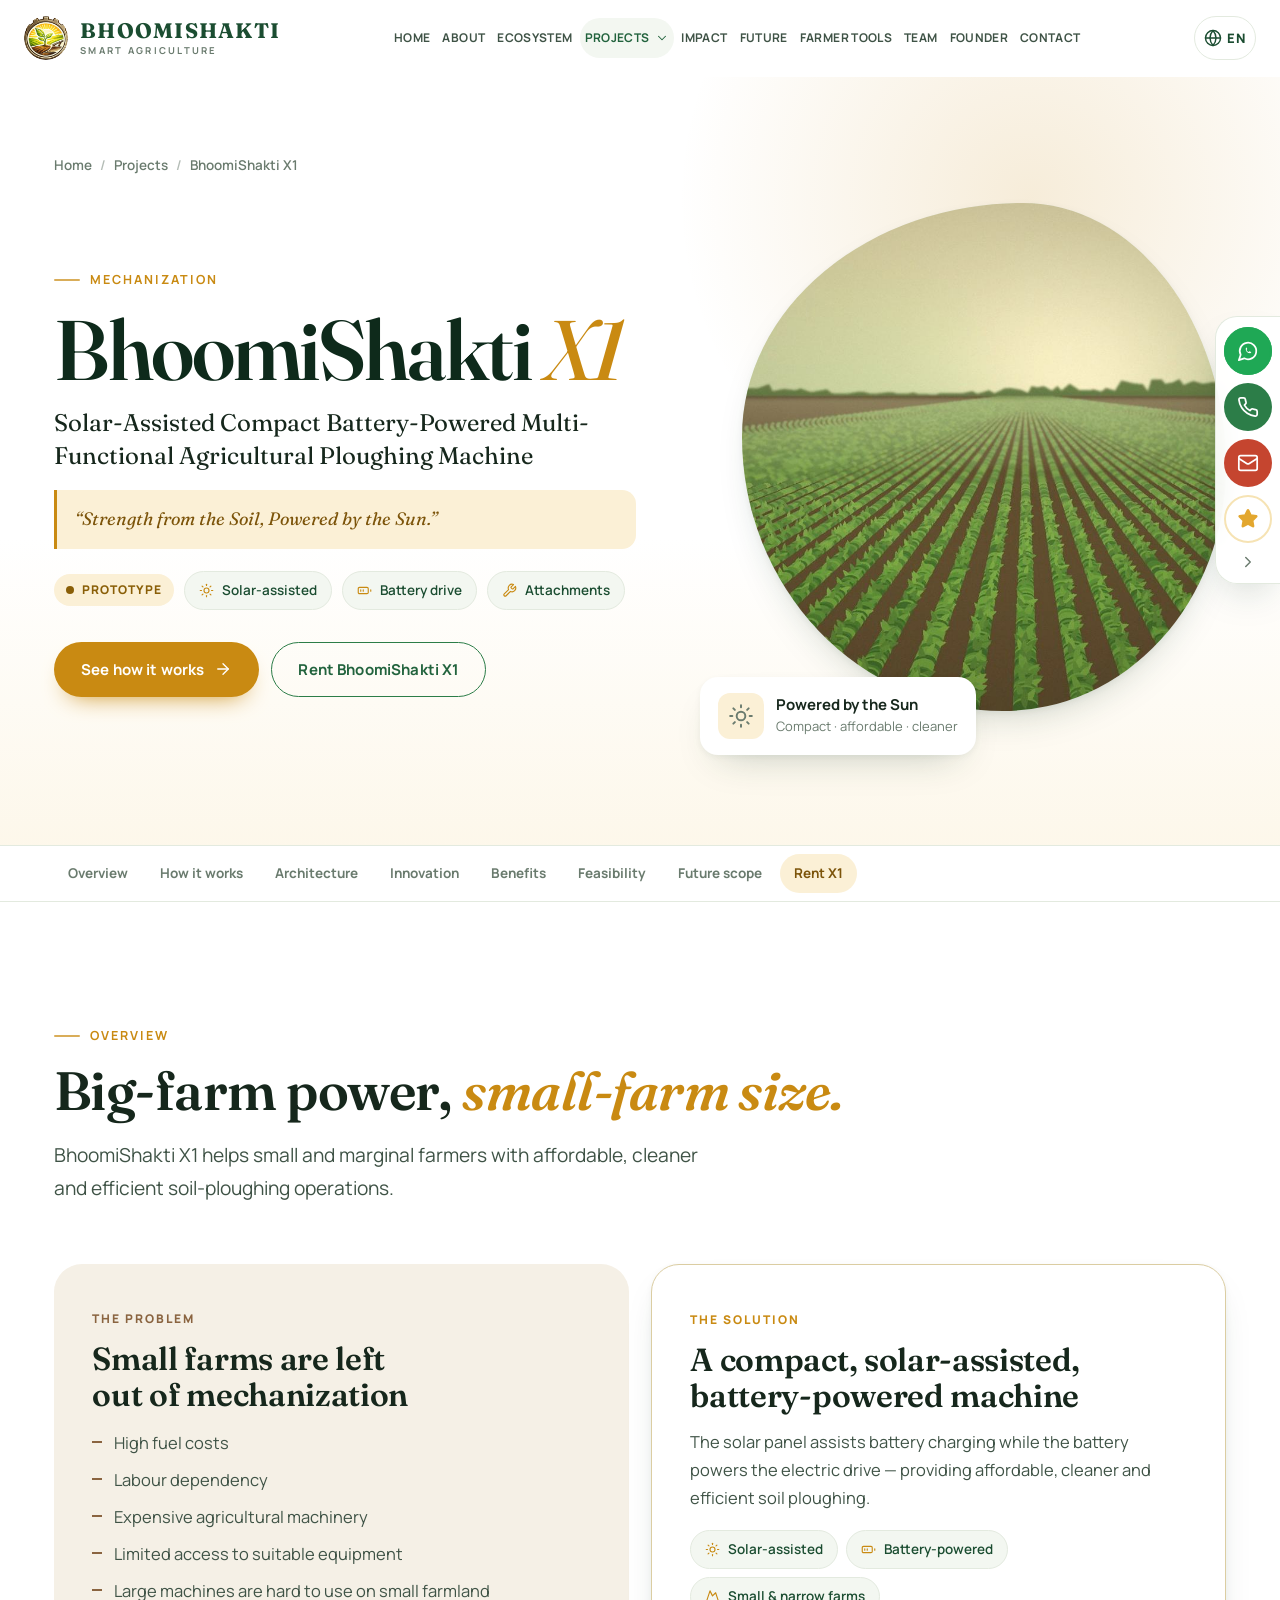
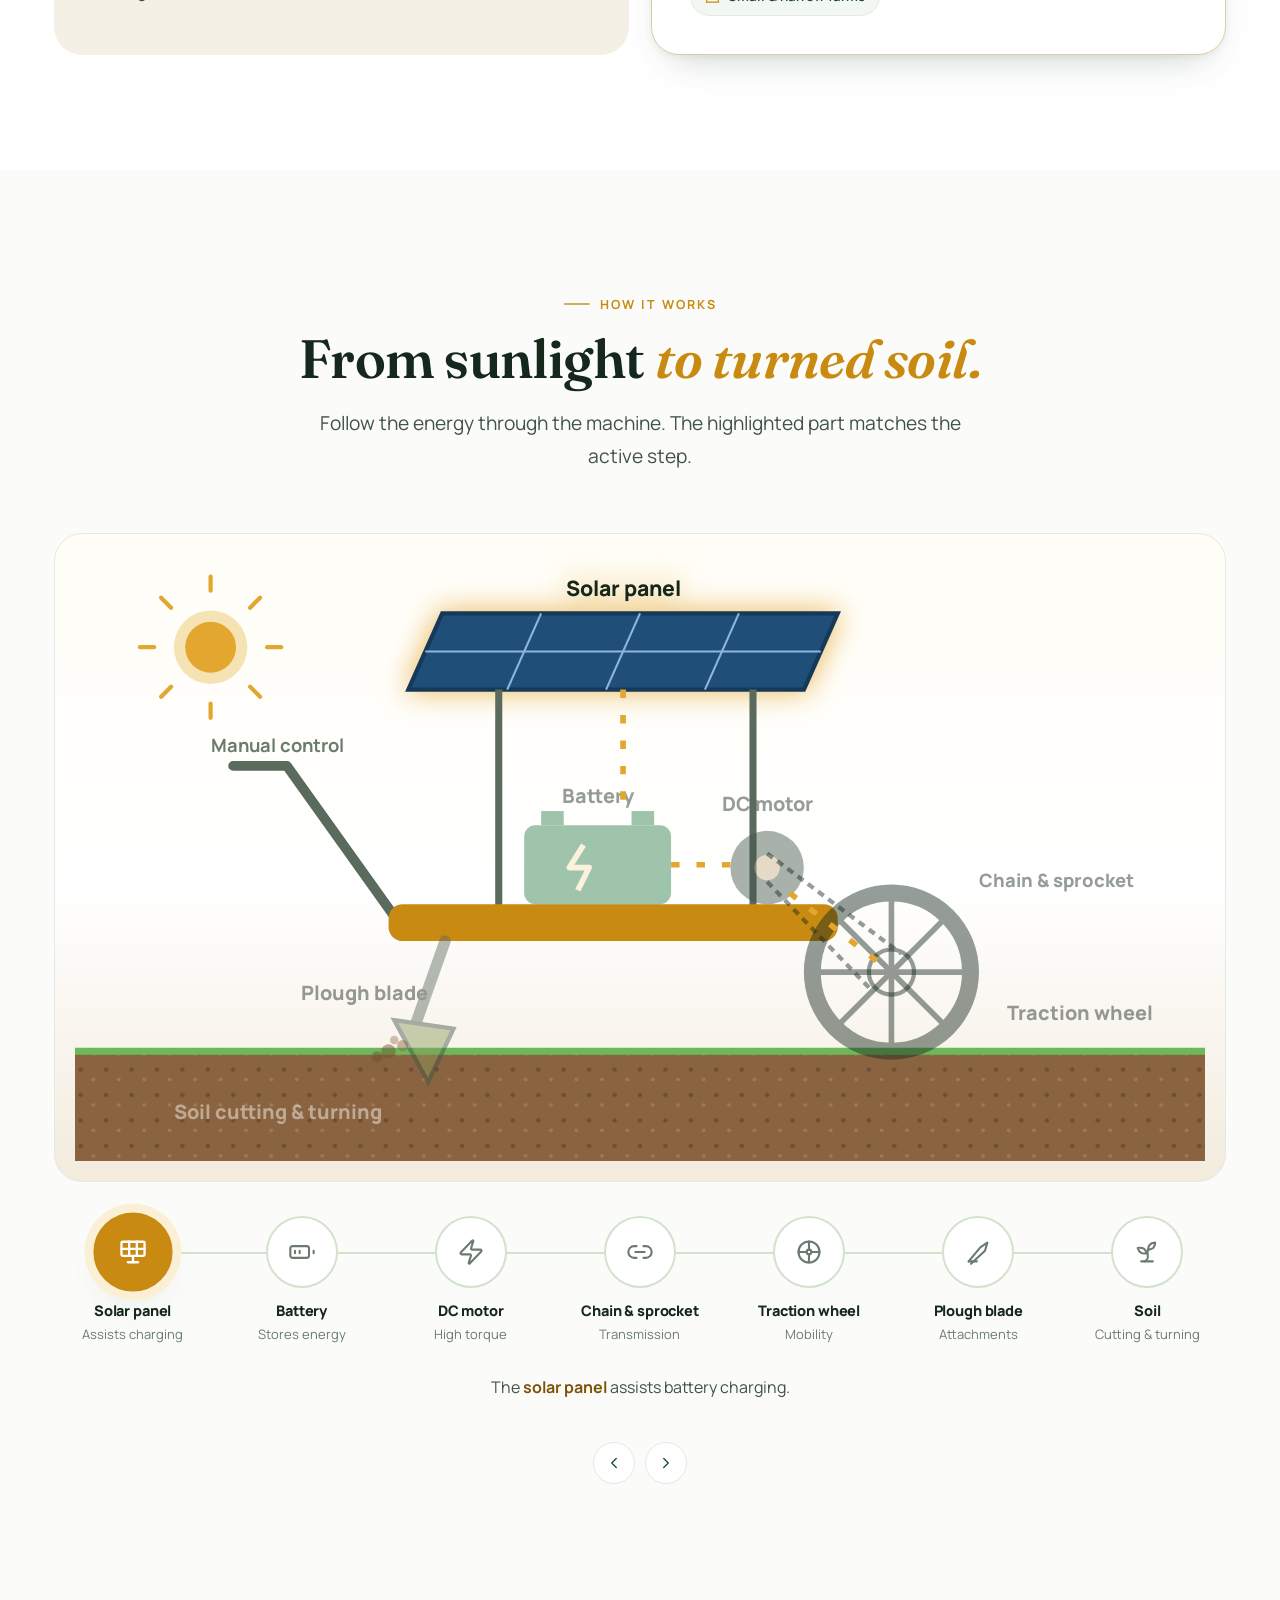
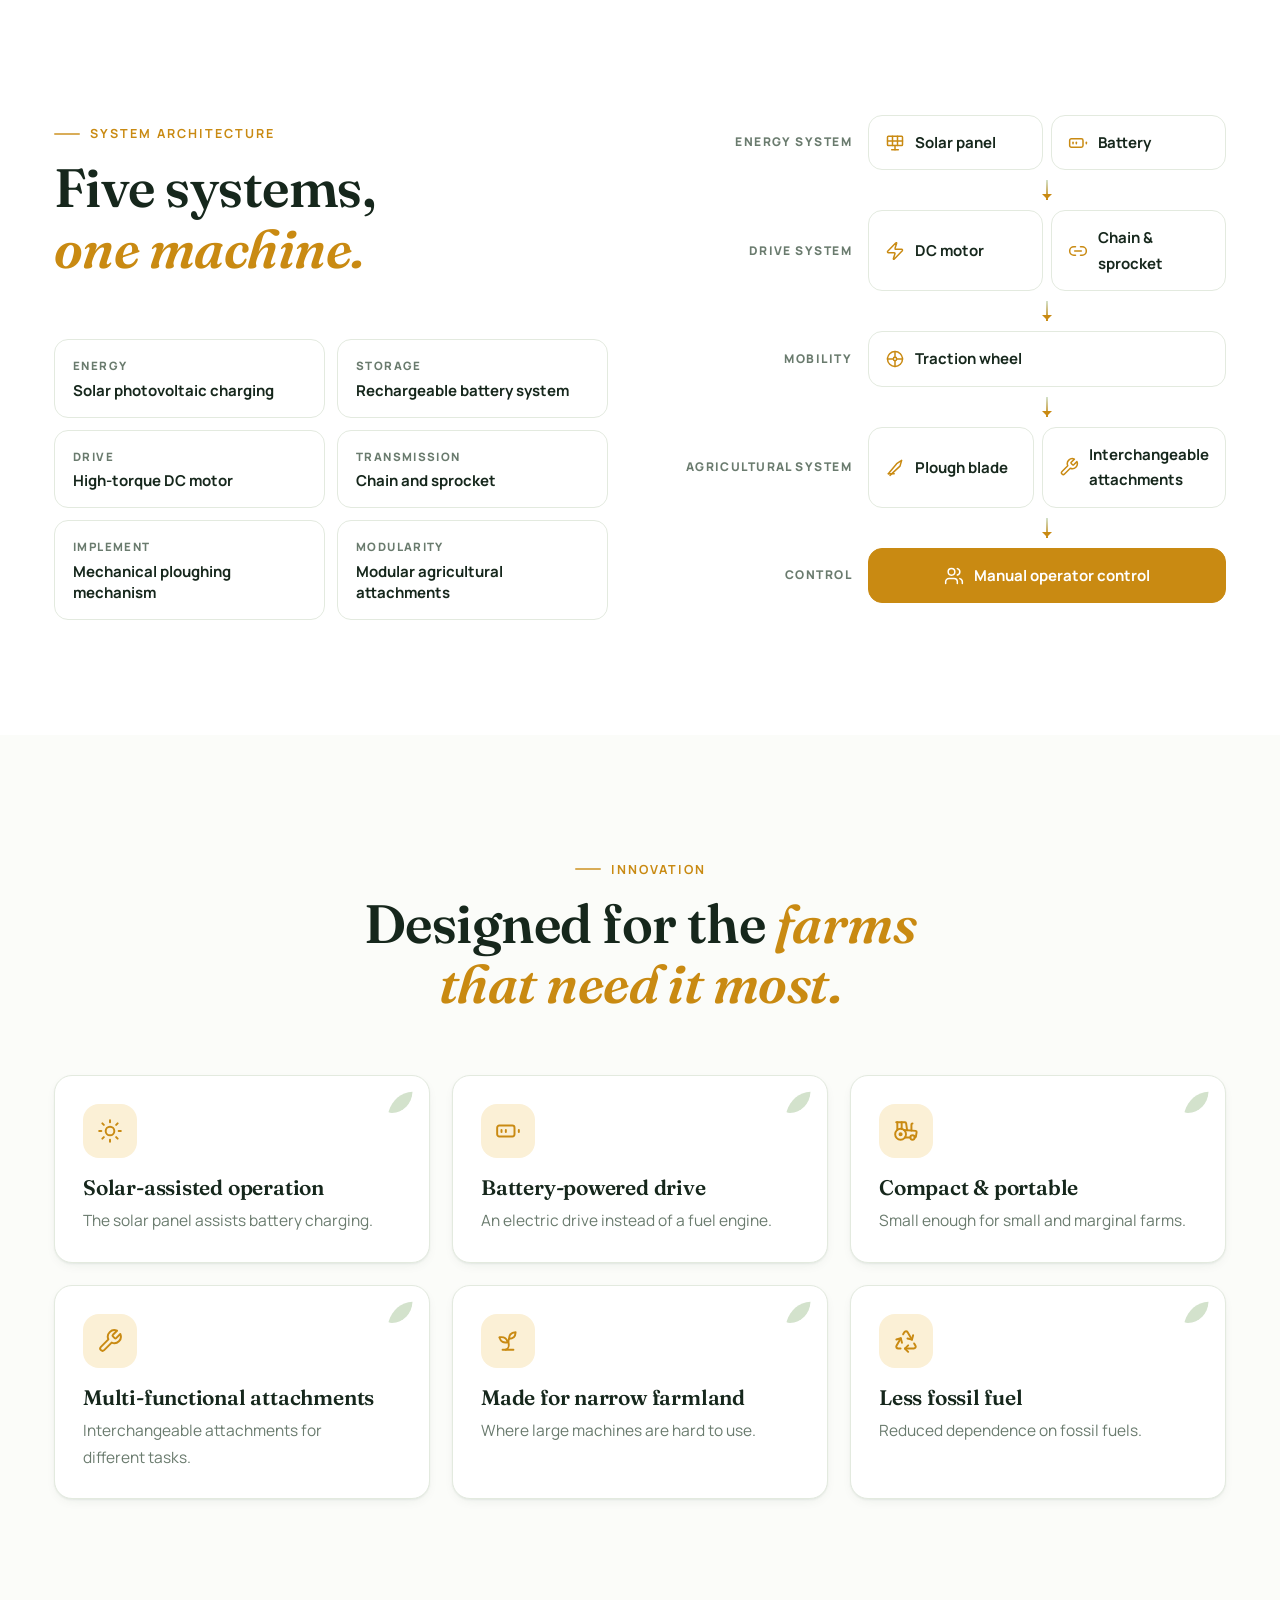
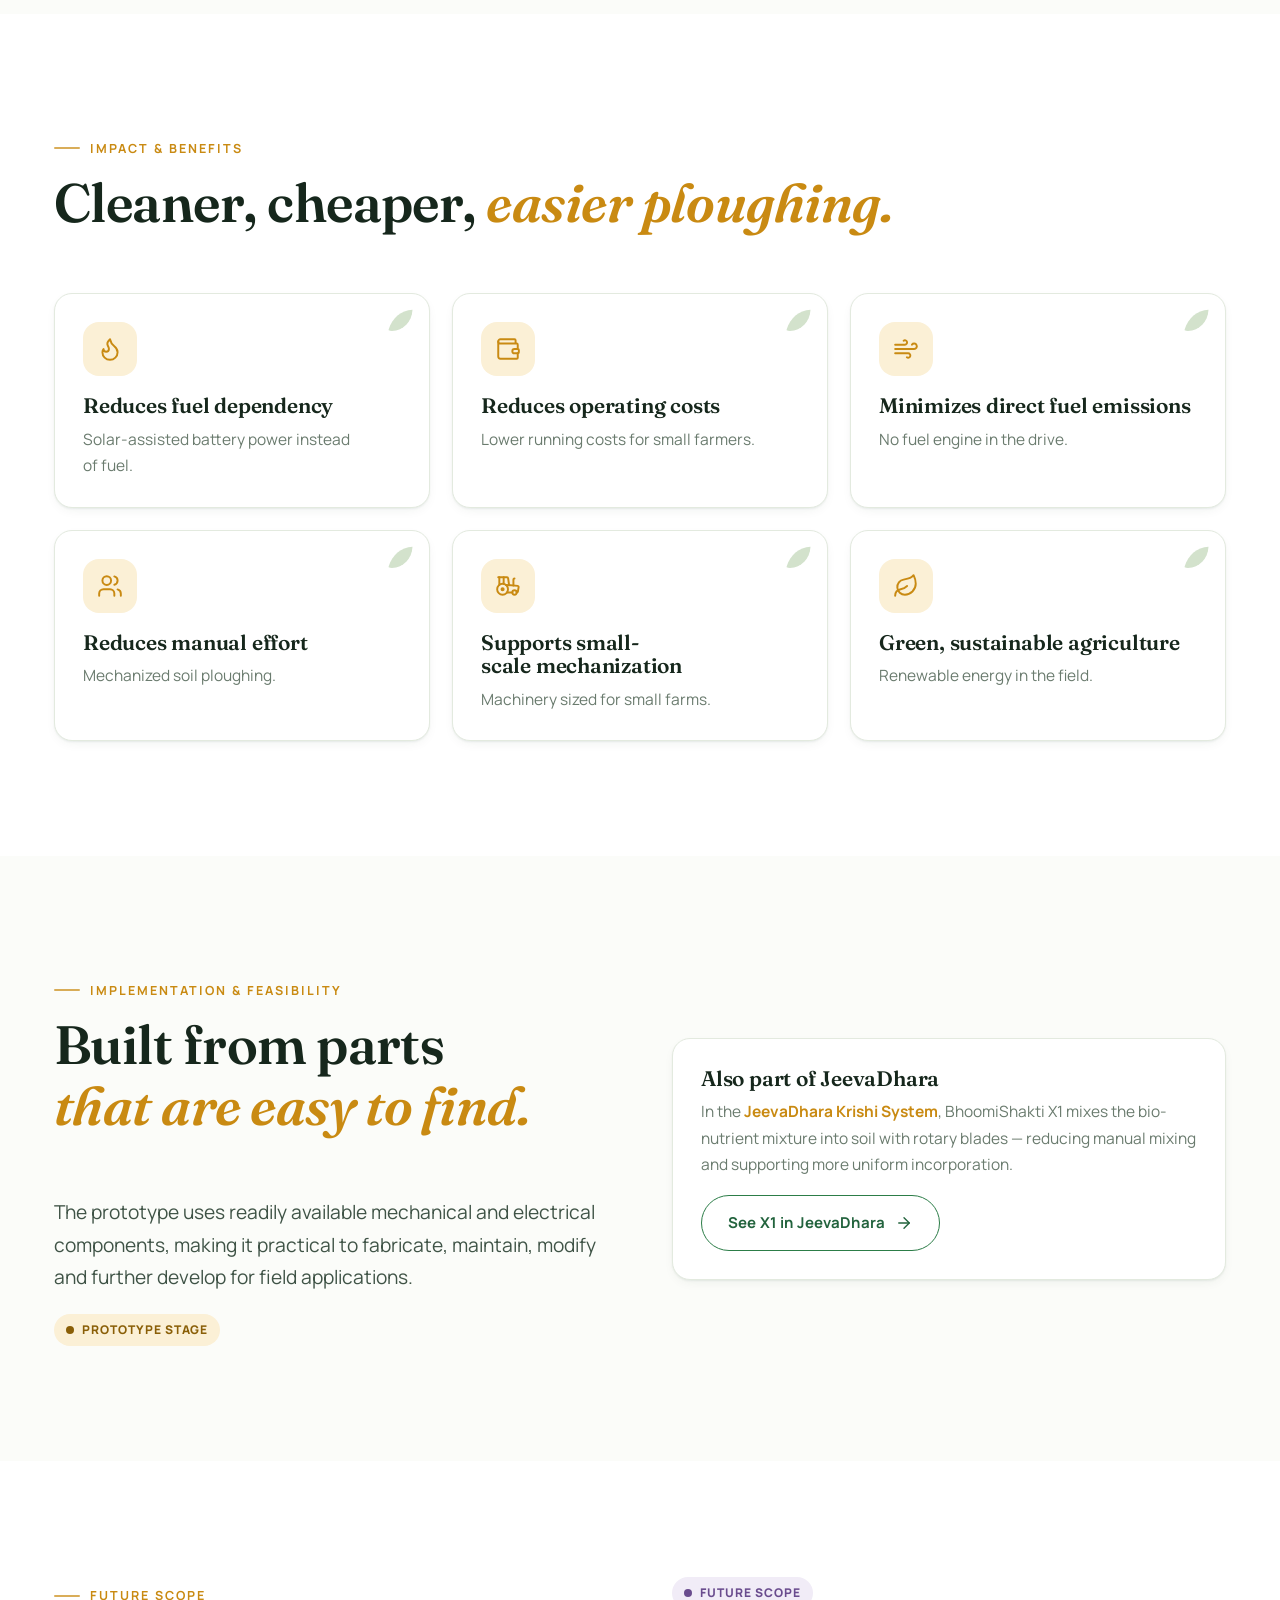
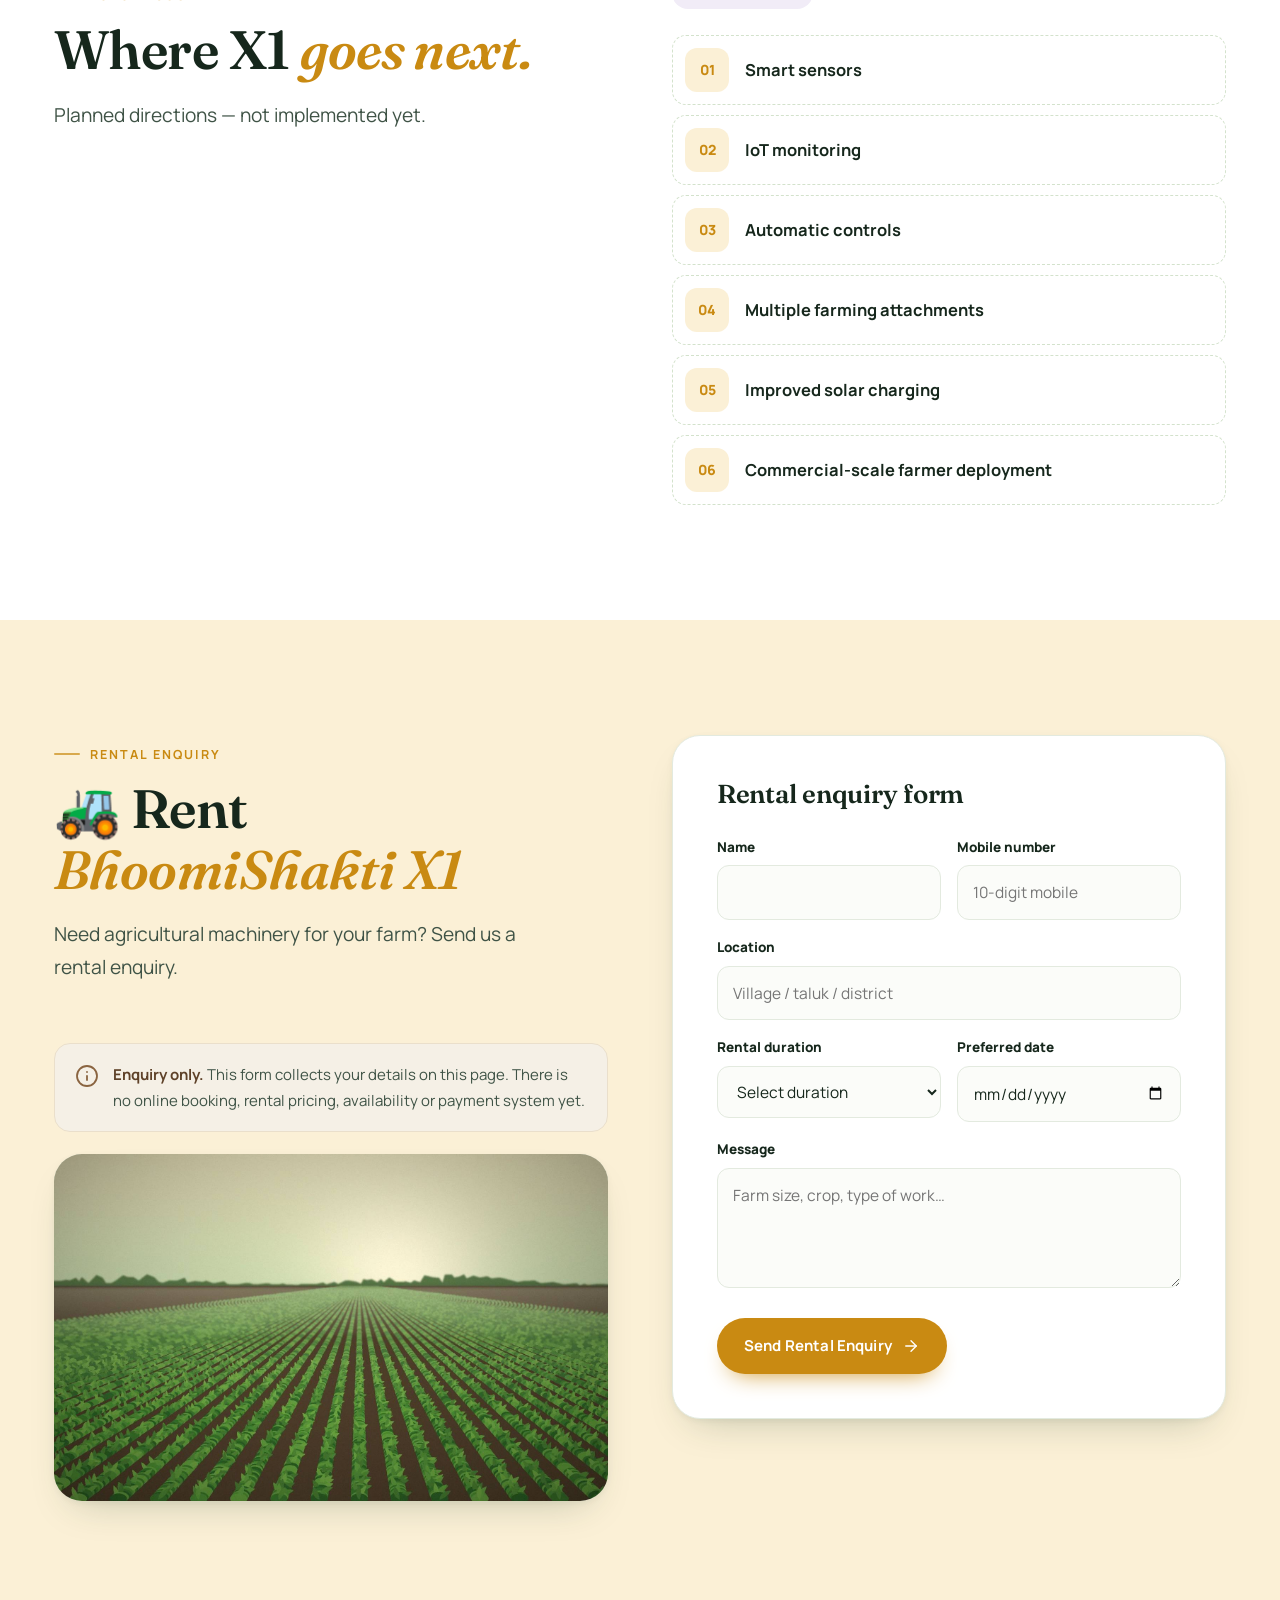
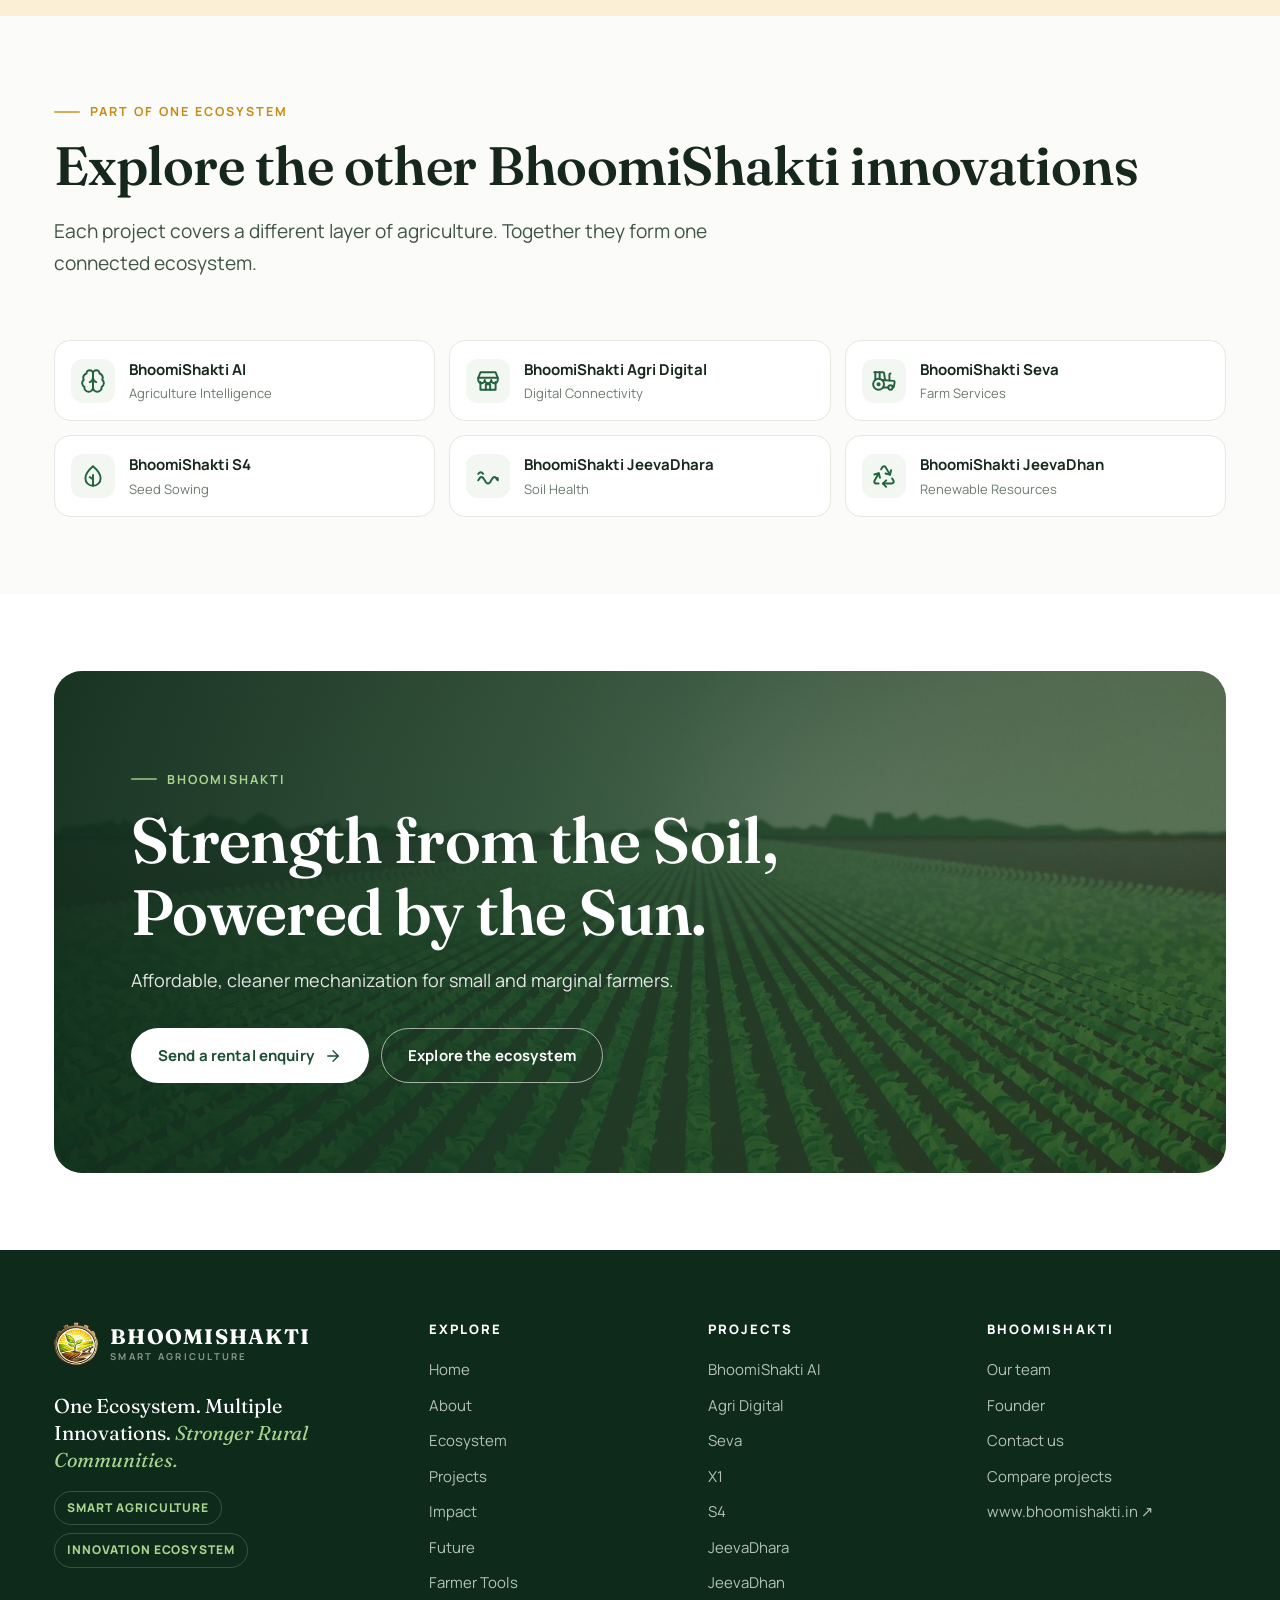
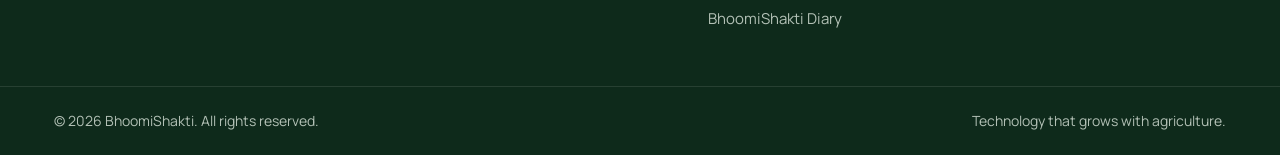
<file: x1.html>
<!DOCTYPE html>
<html lang="en" class="js-off">
<head>
  <!-- Google tag (gtag.js) -->
<script async src="https://www.googletagmanager.com/gtag/js?id=G-LCF8DMRQYF"></script>
<script>
  window.dataLayer = window.dataLayer || [];
  function gtag(){dataLayer.push(arguments);}
  gtag('js', new Date());

  gtag('config', 'G-LCF8DMRQYF');
</script>
<meta charset="UTF-8">
<meta name="viewport" content="width=device-width, initial-scale=1.0, viewport-fit=cover">
<title>BhoomiShakti X1 — Solar-Assisted Ploughing Machine</title>
<meta name="description" content="BhoomiShakti X1: a solar-assisted, compact, battery-powered multi-functional agricultural ploughing machine. Strength from the Soil, Powered by the Sun.">
<link rel="canonical" href="https://www.bhoomishakti.in/x1.html">
<meta name="robots" content="index, follow">
<meta property="og:type" content="website">
<meta property="og:site_name" content="BhoomiShakti">
<meta property="og:title" content="BhoomiShakti X1 — Solar-Assisted Ploughing Machine">
<meta property="og:description" content="BhoomiShakti X1: a solar-assisted, compact, battery-powered multi-functional agricultural ploughing machine. Strength from the Soil, Powered by the Sun.">
<meta property="og:url" content="https://www.bhoomishakti.in/x1.html">
<meta name="twitter:card" content="summary_large_image">
<meta name="twitter:title" content="BhoomiShakti X1 — Solar-Assisted Ploughing Machine">
<meta name="twitter:description" content="BhoomiShakti X1: a solar-assisted, compact, battery-powered multi-functional agricultural ploughing machine. Strength from the Soil, Powered by the Sun.">
<script type="application/ld+json">{"@context": "https://schema.org", "@type": "BreadcrumbList", "itemListElement": [{"@type": "ListItem", "position": 1, "name": "Home", "item": "https://www.bhoomishakti.in/"}, {"@type": "ListItem", "position": 2, "name": "Projects", "item": "https://www.bhoomishakti.in/projects.html"}, {"@type": "ListItem", "position": 3, "name": "BhoomiShakti X1", "item": "https://www.bhoomishakti.in/x1.html"}]}</script>
<meta name="theme-color" content="#FFFFFF">
<link rel="icon" type="image/png" href="assets/icons/favicon.png">
<link rel="preload" href="assets/fonts/fraunces.woff2" as="font" type="font/woff2" crossorigin>
<link rel="preload" href="assets/fonts/manrope.woff2" as="font" type="font/woff2" crossorigin>
<link rel="stylesheet" href="css/style.css">
</head>
<body class="theme-x1">
<a class="skip-link" href="#main">Skip to content</a>
<svg xmlns="http://www.w3.org/2000/svg" style="display:none" aria-hidden="true"><defs><symbol id="i-linkedin" viewBox="0 0 24 24"><path d="M16 8a6 6 0 0 1 6 6v7h-4v-7a2 2 0 0 0-4 0v7h-4v-7a6 6 0 0 1 6-6Z"/><rect x="2" y="9" width="4" height="12"/><circle cx="4" cy="4" r="2"/></symbol><symbol id="i-github" viewBox="0 0 24 24"><path d="M15 22v-4a4.8 4.8 0 0 0-1-3.5c3 0 6-2 6-5.5.08-1.25-.27-2.48-1-3.5.28-1.15.28-2.35 0-3.5 0 0-1 0-3 1.5-2.64-.5-5.36-.5-8 0C6 2 5 2 5 2c-.3 1.15-.3 2.35 0 3.5A5.4 5.4 0 0 0 4 9c0 3.5 3 5.5 6 5.5-.39.49-.68 1.05-.85 1.65-.17.6-.22 1.23-.15 1.85v4"/><path d="M9 18c-4.51 2-5-2-7-2"/></symbol><symbol id="i-quote" viewBox="0 0 24 24"><path d="M3 21c3 0 7-1 7-8V5c0-1.25-.76-2.02-2-2H4c-1.25 0-2 .75-2 1.97V11c0 1.25.75 2 2 2 1 0 1 0 1 1v1c0 1-1 2-2 2s-1 .01-1 1.03V20c0 1 0 1 1 1z"/><path d="M15 21c3 0 7-1 7-8V5c0-1.25-.76-2.02-2-2h-4c-1.25 0-2 .75-2 1.97V11c0 1.25.75 2 2 2h.75c0 2.25.25 4-2.75 4v3c0 1 0 1 1 1z"/></symbol><symbol id="i-external" viewBox="0 0 24 24"><path d="M15 3h6v6"/><path d="M10 14 21 3"/><path d="M18 13v6a2 2 0 0 1-2 2H5a2 2 0 0 1-2-2V8a2 2 0 0 1 2-2h6"/></symbol><symbol id="i-user" viewBox="0 0 24 24"><circle cx="12" cy="8" r="5"/><path d="M20 21a8 8 0 0 0-16 0"/></symbol><symbol id="i-leaf" viewBox="0 0 24 24"><path d="M11 20A7 7 0 0 1 9.8 6.1C15.5 5 17 4.48 19 2c1 2 2 4.18 2 8 0 5.5-4.78 10-10 10Z"/><path d="M2 21c0-3 1.85-5.36 5.08-6C9.5 14.52 12 13 13 12"/></symbol><symbol id="i-sprout" viewBox="0 0 24 24"><path d="M7 20h10"/><path d="M10 20c5.5-2.5.8-6.4 3-10"/><path d="M9.5 9.4c1.1.8 1.8 2.2 2.3 3.7-2 .4-3.5.4-4.8-.3-1.2-.6-2.3-1.9-3-4.2 2.8-.5 4.4 0 5.5.8z"/><path d="M14.1 6a7 7 0 0 0-1.1 4c1.9-.1 3.3-.6 4.3-1.4 1-1 1.6-2.3 1.7-4.6-2.7.1-4 1-4.9 2z"/></symbol><symbol id="i-brain" viewBox="0 0 24 24"><path d="M12 5a3 3 0 1 0-5.997.125 4 4 0 0 0-2.526 5.77 4 4 0 0 0 .556 6.588A4 4 0 1 0 12 18Z"/><path d="M12 5a3 3 0 1 1 5.997.125 4 4 0 0 1 2.526 5.77 4 4 0 0 1-.556 6.588A4 4 0 1 1 12 18Z"/><path d="M12 5v13"/><path d="M9 13a4.5 4.5 0 0 0 3-4"/><path d="M15 13a4.5 4.5 0 0 1-3-4"/></symbol><symbol id="i-store" viewBox="0 0 24 24"><path d="M3 9 5 4h14l2 5"/><path d="M3 9h18v2a3 3 0 0 1-6 0 3 3 0 0 1-6 0 3 3 0 0 1-6 0Z"/><path d="M5 13v7h14v-7"/><path d="M10 20v-5h4v5"/></symbol><symbol id="i-tractor" viewBox="0 0 24 24"><path d="m10 11 11 .9a1 1 0 0 1 .8 1.1l-.665 4.158a1 1 0 0 1-.988.842H20"/><path d="M16 18h-5"/><path d="M18 5a1 1 0 0 0-1 1v5.573"/><path d="M3 4h8.129a1 1 0 0 1 .99.863L13 11.246"/><path d="M4 11V4"/><path d="M8 10.1V4"/><circle cx="18" cy="18" r="2"/><circle cx="7" cy="15" r="5"/><circle cx="7" cy="15" r="1"/></symbol><symbol id="i-sun" viewBox="0 0 24 24"><circle cx="12" cy="12" r="4"/><path d="M12 2v2"/><path d="M12 20v2"/><path d="m4.93 4.93 1.41 1.41"/><path d="m17.66 17.66 1.41 1.41"/><path d="M2 12h2"/><path d="M20 12h2"/><path d="m6.34 17.66-1.41 1.41"/><path d="m19.07 4.93-1.41 1.41"/></symbol><symbol id="i-seed" viewBox="0 0 24 24"><path d="M12 21c-4 0-7-3-7-7 0-5 7-11 7-11s7 6 7 11c0 4-3 7-7 7Z"/><path d="M12 21V11"/><path d="M12 15l-3-2"/></symbol><symbol id="i-worm" viewBox="0 0 24 24"><path d="M3 16c2-4 4-4 6 0s4 4 6 0 4-4 6 0"/><circle cx="20.5" cy="14.5" r=".6" fill="currentColor"/><path d="M3 10c1.5-2 3-2 4.5 0"/></symbol><symbol id="i-recycle" viewBox="0 0 24 24"><path d="M7 19H4.815a1.83 1.83 0 0 1-1.57-.881 1.785 1.785 0 0 1-.004-1.784L7.196 9.5"/><path d="M11 19h8.203a1.83 1.83 0 0 0 1.556-.89 1.784 1.784 0 0 0 0-1.775l-1.226-2.12"/><path d="m14 16-3 3 3 3"/><path d="M8.293 13.596 7.196 9.5 3.1 10.598"/><path d="m9.344 5.811 1.093-1.892A1.83 1.83 0 0 1 11.985 3a1.784 1.784 0 0 1 1.546.888l3.943 6.843"/><path d="m13.378 9.633 4.096 1.098 1.097-4.096"/></symbol><symbol id="i-arrow" viewBox="0 0 24 24"><path d="M5 12h14"/><path d="m12 5 7 7-7 7"/></symbol><symbol id="i-arrow-down" viewBox="0 0 24 24"><path d="M12 5v14"/><path d="m19 12-7 7-7-7"/></symbol><symbol id="i-chevron" viewBox="0 0 24 24"><path d="m6 9 6 6 6-6"/></symbol><symbol id="i-chevron-left" viewBox="0 0 24 24"><path d="m15 18-6-6 6-6"/></symbol><symbol id="i-chevron-right" viewBox="0 0 24 24"><path d="m9 18 6-6-6-6"/></symbol><symbol id="i-up" viewBox="0 0 24 24"><path d="m18 15-6-6-6 6"/></symbol><symbol id="i-menu" viewBox="0 0 24 24"><path d="M4 6h16"/><path d="M4 12h16"/><path d="M4 18h16"/></symbol><symbol id="i-close" viewBox="0 0 24 24"><path d="M18 6 6 18"/><path d="m6 6 12 12"/></symbol><symbol id="i-plus" viewBox="0 0 24 24"><path d="M5 12h14"/><path d="M12 5v14"/></symbol><symbol id="i-check" viewBox="0 0 24 24"><path d="M20 6 9 17l-5-5"/></symbol><symbol id="i-users" viewBox="0 0 24 24"><path d="M16 21v-2a4 4 0 0 0-4-4H6a4 4 0 0 0-4 4v2"/><circle cx="9" cy="7" r="4"/><path d="M22 21v-2a4 4 0 0 0-3-3.87"/><path d="M16 3.13a4 4 0 0 1 0 7.75"/></symbol><symbol id="i-user-search" viewBox="0 0 24 24"><circle cx="10" cy="7" r="4"/><path d="M10.3 15H7a4 4 0 0 0-4 4v2"/><circle cx="17" cy="17" r="3"/><path d="m21 21-1.9-1.9"/></symbol><symbol id="i-search" viewBox="0 0 24 24"><circle cx="11" cy="11" r="8"/><path d="m21 21-4.3-4.3"/></symbol><symbol id="i-pin" viewBox="0 0 24 24"><path d="M20 10c0 5-5.5 10.2-7.4 11.8a1 1 0 0 1-1.2 0C9.5 20.2 4 15 4 10a8 8 0 0 1 16 0"/><circle cx="12" cy="10" r="3"/></symbol><symbol id="i-message" viewBox="0 0 24 24"><path d="M14 9a2 2 0 0 1-2 2H6l-4 4V4a2 2 0 0 1 2-2h8a2 2 0 0 1 2 2z"/><path d="M18 9h2a2 2 0 0 1 2 2v11l-4-4h-6a2 2 0 0 1-2-2v-1"/></symbol><symbol id="i-package" viewBox="0 0 24 24"><path d="m16 16 2 2 4-4"/><path d="M21 10V8a2 2 0 0 0-1-1.73l-7-4a2 2 0 0 0-2 0l-7 4A2 2 0 0 0 3 8v8a2 2 0 0 0 1 1.73l7 4a2 2 0 0 0 2 0l2-1.14"/><path d="m7.5 4.27 9 5.15"/><path d="M3.29 7 12 12l8.71-5"/><path d="M12 22V12"/></symbol><symbol id="i-megaphone" viewBox="0 0 24 24"><path d="m3 11 18-5v12L3 14v-3z"/><path d="M11.6 16.8a3 3 0 1 1-5.8-1.6"/></symbol><symbol id="i-cloud" viewBox="0 0 24 24"><path d="M12 2v2"/><path d="m4.93 4.93 1.41 1.41"/><path d="M20 12h2"/><path d="m19.07 4.93-1.41 1.41"/><path d="M15.947 12.65a4 4 0 0 0-5.925-4.128"/><path d="M13 22H7a5 5 0 1 1 4.9-6H13a3 3 0 0 1 0 6Z"/></symbol><symbol id="i-landmark" viewBox="0 0 24 24"><path d="M3 22h18"/><path d="M6 18v-7"/><path d="M10 18v-7"/><path d="M14 18v-7"/><path d="M18 18v-7"/><path d="M12 2 20 7H4z"/></symbol><symbol id="i-rupee" viewBox="0 0 24 24"><path d="M6 3h12"/><path d="M6 8h12"/><path d="m6 13 8.5 8"/><path d="M6 13h3"/><path d="M9 13c6.667 0 6.667-10 0-10"/></symbol><symbol id="i-calendar" viewBox="0 0 24 24"><rect width="18" height="18" x="3" y="4" rx="2"/><path d="M16 2v4"/><path d="M8 2v4"/><path d="M3 10h18"/><path d="M8 14h.01"/><path d="M12 14h.01"/><path d="M16 14h.01"/><path d="M8 18h.01"/><path d="M12 18h.01"/></symbol><symbol id="i-microscope" viewBox="0 0 24 24"><path d="M6 18h8"/><path d="M3 22h18"/><path d="M14 22a7 7 0 1 0 0-14h-1"/><path d="M9 14h2"/><path d="M9 12a2 2 0 0 1-2-2V6h6v4a2 2 0 0 1-2 2Z"/><path d="M12 6V3a1 1 0 0 0-1-1H9a1 1 0 0 0-1 1v3"/></symbol><symbol id="i-handshake" viewBox="0 0 24 24"><path d="m11 17 2 2a1 1 0 1 0 3-3"/><path d="m14 14 2.5 2.5a1 1 0 1 0 3-3l-3.88-3.88a3 3 0 0 0-4.24 0l-.88.88a1 1 0 1 1-3-3l2.81-2.81a5.79 5.79 0 0 1 7.06-.87l.47.28a2 2 0 0 0 1.42.25L21 4"/><path d="m21 3 1 11h-2"/><path d="M3 3 2 14l6.5 6.5a1 1 0 1 0 3-3"/><path d="M3 4h8"/></symbol><symbol id="i-shield" viewBox="0 0 24 24"><path d="M20 13c0 5-3.5 7.5-7.66 8.95a1 1 0 0 1-.67-.01C7.5 20.5 4 18 4 13V6a1 1 0 0 1 1-1c2 0 4.5-1.2 6.24-2.72a1.17 1.17 0 0 1 1.52 0C14.51 3.81 17 5 19 5a1 1 0 0 1 1 1z"/><path d="m9 12 2 2 4-4"/></symbol><symbol id="i-eye-off" viewBox="0 0 24 24"><path d="M10.733 5.076a10.744 10.744 0 0 1 11.205 6.575 1 1 0 0 1 0 .696 10.747 10.747 0 0 1-1.444 2.49"/><path d="M14.084 14.158a3 3 0 0 1-4.242-4.242"/><path d="M17.479 17.499a10.75 10.75 0 0 1-15.417-5.151 1 1 0 0 1 0-.696 10.75 10.75 0 0 1 4.446-5.143"/><path d="m2 2 20 20"/></symbol><symbol id="i-layers" viewBox="0 0 24 24"><path d="m12.83 2.18a2 2 0 0 0-1.66 0L2.6 6.08a1 1 0 0 0 0 1.83l8.58 3.91a2 2 0 0 0 1.66 0l8.58-3.9a1 1 0 0 0 0-1.83Z"/><path d="m22 17.65-9.17 4.16a2 2 0 0 1-1.66 0L2 17.65"/><path d="m22 12.65-9.17 4.16a2 2 0 0 1-1.66 0L2 12.65"/></symbol><symbol id="i-network" viewBox="0 0 24 24"><rect x="16" y="16" width="6" height="6" rx="1"/><rect x="2" y="16" width="6" height="6" rx="1"/><rect x="9" y="2" width="6" height="6" rx="1"/><path d="M5 16v-3a1 1 0 0 1 1-1h12a1 1 0 0 1 1 1v3"/><path d="M12 12V8"/></symbol><symbol id="i-globe" viewBox="0 0 24 24"><circle cx="12" cy="12" r="10"/><path d="M12 2a14.5 14.5 0 0 0 0 20 14.5 14.5 0 0 0 0-20"/><path d="M2 12h20"/></symbol><symbol id="i-server" viewBox="0 0 24 24"><rect width="20" height="8" x="2" y="2" rx="2"/><rect width="20" height="8" x="2" y="14" rx="2"/><path d="M6 6h.01"/><path d="M6 18h.01"/></symbol><symbol id="i-database" viewBox="0 0 24 24"><ellipse cx="12" cy="5" rx="9" ry="3"/><path d="M3 5v14a9 3 0 0 0 18 0V5"/><path d="M3 12a9 3 0 0 0 18 0"/></symbol><symbol id="i-code" viewBox="0 0 24 24"><path d="m16 18 6-6-6-6"/><path d="m8 6-6 6 6 6"/></symbol><symbol id="i-battery" viewBox="0 0 24 24"><rect x="2" y="7" width="16" height="10" rx="2"/><path d="M22 11v2"/><path d="M6 11v2"/><path d="M10 11v2"/></symbol><symbol id="i-zap" viewBox="0 0 24 24"><path d="M4 14a1 1 0 0 1-.78-1.63l9.9-10.2a.5.5 0 0 1 .86.46l-1.92 6.02A1 1 0 0 0 13 10h7a1 1 0 0 1 .78 1.63l-9.9 10.2a.5.5 0 0 1-.86-.46l1.92-6.02A1 1 0 0 0 11 14z"/></symbol><symbol id="i-cog" viewBox="0 0 24 24"><path d="M12.22 2h-.44a2 2 0 0 0-2 2v.18a2 2 0 0 1-1 1.73l-.43.25a2 2 0 0 1-2 0l-.15-.08a2 2 0 0 0-2.73.73l-.22.38a2 2 0 0 0 .73 2.73l.15.1a2 2 0 0 1 1 1.72v.51a2 2 0 0 1-1 1.74l-.15.09a2 2 0 0 0-.73 2.73l.22.38a2 2 0 0 0 2.73.73l.15-.08a2 2 0 0 1 2 0l.43.25a2 2 0 0 1 1 1.73V20a2 2 0 0 0 2 2h.44a2 2 0 0 0 2-2v-.18a2 2 0 0 1 1-1.73l.43-.25a2 2 0 0 1 2 0l.15.08a2 2 0 0 0 2.73-.73l.22-.39a2 2 0 0 0-.73-2.73l-.15-.08a2 2 0 0 1-1-1.74v-.5a2 2 0 0 1 1-1.74l.15-.09a2 2 0 0 0 .73-2.73l-.22-.38a2 2 0 0 0-2.73-.73l-.15.08a2 2 0 0 1-2 0l-.43-.25a2 2 0 0 1-1-1.73V4a2 2 0 0 0-2-2z"/><circle cx="12" cy="12" r="3"/></symbol><symbol id="i-wheel" viewBox="0 0 24 24"><circle cx="12" cy="12" r="9"/><circle cx="12" cy="12" r="2"/><path d="M12 3v7"/><path d="M12 14v7"/><path d="M3 12h7"/><path d="M14 12h7"/></symbol><symbol id="i-chain" viewBox="0 0 24 24"><path d="M9 17H7A5 5 0 0 1 7 7h2"/><path d="M15 7h2a5 5 0 1 1 0 10h-2"/><path d="M8 12h8"/></symbol><symbol id="i-blade" viewBox="0 0 24 24"><path d="M4 20 14 8l6-4-2 7-12 11"/><path d="M4 20h7"/></symbol><symbol id="i-panel" viewBox="0 0 24 24"><rect x="3" y="4" width="18" height="11" rx="1"/><path d="M3 9.5h18"/><path d="M9 4v11"/><path d="M15 4v11"/><path d="M12 15v5"/><path d="M8 20h8"/></symbol><symbol id="i-umbrella" viewBox="0 0 24 24"><path d="M22 12a10.06 10.06 0 0 0-20 0Z"/><path d="M12 12v8a2 2 0 0 0 4 0"/><path d="M12 2v1"/></symbol><symbol id="i-backpack" viewBox="0 0 24 24"><path d="M4 10a4 4 0 0 1 4-4h8a4 4 0 0 1 4 4v10a2 2 0 0 1-2 2H6a2 2 0 0 1-2-2Z"/><path d="M8 10h8"/><path d="M8 18h8"/><path d="M8 22v-6a2 2 0 0 1 2-2h4a2 2 0 0 1 2 2v6"/><path d="M9 6V4a2 2 0 0 1 2-2h2a2 2 0 0 1 2 2v2"/></symbol><symbol id="i-sliders" viewBox="0 0 24 24"><path d="M4 21v-7"/><path d="M4 10V3"/><path d="M12 21v-9"/><path d="M12 8V3"/><path d="M20 21v-5"/><path d="M20 12V3"/><path d="M2 14h4"/><path d="M10 8h4"/><path d="M18 16h4"/></symbol><symbol id="i-pipes" viewBox="0 0 24 24"><path d="M12 3v7"/><path d="M12 10 6 16v5"/><path d="m12 10 6 6v5"/></symbol><symbol id="i-vibrate" viewBox="0 0 24 24"><path d="m2 8 2 2-2 2 2 2-2 2"/><path d="m22 8-2 2 2 2-2 2 2 2"/><rect width="8" height="14" x="8" y="5" rx="1"/></symbol><symbol id="i-droplet" viewBox="0 0 24 24"><path d="M12 22a7 7 0 0 0 7-7c0-2-1-3.9-3-5.5s-3.5-4-4-6.5c-.5 2.5-2 4.9-4 6.5C6 11.1 5 13 5 15a7 7 0 0 0 7 7z"/></symbol><symbol id="i-flask" viewBox="0 0 24 24"><path d="M10 2v7.527a2 2 0 0 1-.211.896L4.72 20.55a1 1 0 0 0 .9 1.45h12.76a1 1 0 0 0 .9-1.45l-5.069-10.127A2 2 0 0 1 14 9.527V2"/><path d="M8.5 2h7"/><path d="M7 16h10"/></symbol><symbol id="i-factory" viewBox="0 0 24 24"><path d="M2 20a2 2 0 0 0 2 2h16a2 2 0 0 0 2-2V8l-7 5V8l-7 5V4a2 2 0 0 0-2-2H4a2 2 0 0 0-2 2Z"/><path d="M17 18h1"/><path d="M12 18h1"/><path d="M7 18h1"/></symbol><symbol id="i-flame" viewBox="0 0 24 24"><path d="M8.5 14.5A2.5 2.5 0 0 0 11 12c0-1.38-.5-2-1-3-1.072-2.143-.224-4.054 2-6 .5 2.5 2 4.9 4 6.5 2 1.6 3 3.5 3 5.5a7 7 0 1 1-14 0c0-1.153.433-2.294 1-3a2.5 2.5 0 0 0 2.5 2.5z"/></symbol><symbol id="i-cow" viewBox="0 0 24 24"><path d="M5 9c-1.5 0-3-1-3-3 2 0 3 .5 4 1.5"/><path d="M19 9c1.5 0 3-1 3-3-2 0-3 .5-4 1.5"/><path d="M6 8.5C6 6 8.5 4 12 4s6 2 6 4.5V14a6 6 0 0 1-12 0Z"/><ellipse cx="12" cy="15.5" rx="3.5" ry="2.5"/><path d="M10.5 15.5h.01"/><path d="M13.5 15.5h.01"/><path d="M9 10h.01"/><path d="M15 10h.01"/></symbol><symbol id="i-truck" viewBox="0 0 24 24"><path d="M14 18V6a2 2 0 0 0-2-2H4a2 2 0 0 0-2 2v11a1 1 0 0 0 1 1h2"/><path d="M15 18H9"/><path d="M19 18h2a1 1 0 0 0 1-1v-3.65a1 1 0 0 0-.22-.624l-3.48-4.35A1 1 0 0 0 17.52 8H14"/><circle cx="17" cy="18" r="2"/><circle cx="7" cy="18" r="2"/></symbol><symbol id="i-drone" viewBox="0 0 24 24"><circle cx="5" cy="5" r="2.5"/><circle cx="19" cy="5" r="2.5"/><circle cx="5" cy="19" r="2.5"/><circle cx="19" cy="19" r="2.5"/><path d="M7 7l3 3"/><path d="m17 7-3 3"/><path d="m7 17 3-3"/><path d="m17 17-3-3"/><rect x="10" y="10" width="4" height="4" rx="1"/></symbol><symbol id="i-digger" viewBox="0 0 24 24"><path d="M2 18h12"/><circle cx="4.5" cy="18" r="2.5"/><circle cx="11.5" cy="18" r="2.5"/><path d="M3 15V11h6l2 4"/><path d="M9 11 14 5l5 3-2 4h-3"/><path d="M19 8v5"/></symbol><symbol id="i-water" viewBox="0 0 24 24"><path d="M2 6c.6.5 1.2 1 2.5 1C7 7 7 5 9.5 5c2.6 0 2.4 2 5 2 2.5 0 2.5-2 5-2 1.3 0 1.9.5 2.5 1"/><path d="M2 12c.6.5 1.2 1 2.5 1 2.5 0 2.5-2 5-2 2.6 0 2.4 2 5 2 2.5 0 2.5-2 5-2 1.3 0 1.9.5 2.5 1"/><path d="M2 18c.6.5 1.2 1 2.5 1 2.5 0 2.5-2 5-2 2.6 0 2.4 2 5 2 2.5 0 2.5-2 5-2 1.3 0 1.9.5 2.5 1"/></symbol><symbol id="i-phone" viewBox="0 0 24 24"><rect width="14" height="20" x="5" y="2" rx="2"/><path d="M12 18h.01"/></symbol><symbol id="i-star" viewBox="0 0 24 24"><path d="M11.525 2.295a.53.53 0 0 1 .95 0l2.31 4.679a2.12 2.12 0 0 0 1.595 1.16l5.166.756a.53.53 0 0 1 .294.904l-3.736 3.638a2.12 2.12 0 0 0-.611 1.878l.882 5.14a.53.53 0 0 1-.771.56l-4.618-2.428a2.12 2.12 0 0 0-1.973 0L6.396 21.01a.53.53 0 0 1-.77-.56l.881-5.139a2.12 2.12 0 0 0-.611-1.879L2.16 9.795a.53.53 0 0 1 .294-.906l5.165-.755a2.12 2.12 0 0 0 1.597-1.16z"/></symbol><symbol id="i-info" viewBox="0 0 24 24"><circle cx="12" cy="12" r="10"/><path d="M12 16v-4"/><path d="M12 8h.01"/></symbol><symbol id="i-mic" viewBox="0 0 24 24"><path d="M12 2a3 3 0 0 0-3 3v7a3 3 0 0 0 6 0V5a3 3 0 0 0-3-3Z"/><path d="M19 10v2a7 7 0 0 1-14 0v-2"/><path d="M12 19v3"/></symbol><symbol id="i-languages" viewBox="0 0 24 24"><path d="m5 8 6 6"/><path d="m4 14 6-6 2-3"/><path d="M2 5h12"/><path d="M7 2h1"/><path d="m22 22-5-10-5 10"/><path d="M14 18h6"/></symbol><symbol id="i-satellite" viewBox="0 0 24 24"><path d="M13 7 9 3 5 7l4 4"/><path d="m17 11 4 4-4 4-4-4"/><path d="m8 12 4 4 6-6-4-4Z"/><path d="m16 8 3-3"/><path d="M9 21a6 6 0 0 0-6-6"/></symbol><symbol id="i-chart" viewBox="0 0 24 24"><path d="M3 3v16a2 2 0 0 0 2 2h16"/><path d="m19 9-5 5-4-4-3 3"/></symbol><symbol id="i-wallet" viewBox="0 0 24 24"><path d="M19 7V4a1 1 0 0 0-1-1H5a2 2 0 0 0 0 4h15a1 1 0 0 1 1 1v4h-3a2 2 0 0 0 0 4h3a1 1 0 0 0 1-1v-2a1 1 0 0 0-1-1"/><path d="M3 5v14a2 2 0 0 0 2 2h15a1 1 0 0 0 1-1v-4"/></symbol><symbol id="i-rocket" viewBox="0 0 24 24"><path d="M4.5 16.5c-1.5 1.26-2 5-2 5s3.74-.5 5-2c.71-.84.7-2.13-.09-2.91a2.18 2.18 0 0 0-2.91-.09z"/><path d="m12 15-3-3a22 22 0 0 1 2-3.95A12.88 12.88 0 0 1 22 2c0 2.72-.78 7.5-6 11a22.35 22.35 0 0 1-4 2z"/><path d="M9 12H4s.55-3.03 2-4c1.62-1.08 5 0 5 0"/><path d="M12 15v5s3.03-.55 4-2c1.08-1.62 0-5 0-5"/></symbol><symbol id="i-building" viewBox="0 0 24 24"><path d="M6 22V4a2 2 0 0 1 2-2h8a2 2 0 0 1 2 2v18Z"/><path d="M6 12H4a2 2 0 0 0-2 2v6a2 2 0 0 0 2 2h2"/><path d="M18 9h2a2 2 0 0 1 2 2v9a2 2 0 0 1-2 2h-2"/><path d="M10 6h4"/><path d="M10 10h4"/><path d="M10 14h4"/><path d="M10 18h4"/></symbol><symbol id="i-target" viewBox="0 0 24 24"><circle cx="12" cy="12" r="10"/><circle cx="12" cy="12" r="6"/><circle cx="12" cy="12" r="2"/></symbol><symbol id="i-badge" viewBox="0 0 24 24"><path d="M3.85 8.62a4 4 0 0 1 4.78-4.77 4 4 0 0 1 6.74 0 4 4 0 0 1 4.78 4.78 4 4 0 0 1 0 6.74 4 4 0 0 1-4.77 4.78 4 4 0 0 1-6.75 0 4 4 0 0 1-4.78-4.77 4 4 0 0 1 0-6.76Z"/><path d="m9 12 2 2 4-4"/></symbol><symbol id="i-clock" viewBox="0 0 24 24"><circle cx="12" cy="12" r="10"/><path d="M12 6v6l4 2"/></symbol><symbol id="i-activity" viewBox="0 0 24 24"><path d="M22 12h-2.48a2 2 0 0 0-1.93 1.46l-2.35 8.36a.25.25 0 0 1-.48 0L9.24 2.18a.25.25 0 0 0-.48 0l-2.35 8.36A2 2 0 0 1 4.49 12H2"/></symbol><symbol id="i-wifi" viewBox="0 0 24 24"><path d="M12 20h.01"/><path d="M2 8.82a15 15 0 0 1 20 0"/><path d="M5 12.859a10 10 0 0 1 14 0"/><path d="M8.5 16.429a5 5 0 0 1 7 0"/></symbol><symbol id="i-compass" viewBox="0 0 24 24"><circle cx="12" cy="12" r="10"/><path d="m16.24 7.76-1.804 5.411a2 2 0 0 1-1.265 1.265L7.76 16.24l1.804-5.411a2 2 0 0 1 1.265-1.265z"/></symbol><symbol id="i-sparkles" viewBox="0 0 24 24"><path d="M9.937 15.5A2 2 0 0 0 8.5 14.063l-6.135-1.582a.5.5 0 0 1 0-.962L8.5 9.936A2 2 0 0 0 9.937 8.5l1.582-6.135a.5.5 0 0 1 .963 0L14.063 8.5A2 2 0 0 0 15.5 9.937l6.135 1.581a.5.5 0 0 1 0 .964L15.5 14.063a2 2 0 0 0-1.437 1.437l-1.582 6.135a.5.5 0 0 1-.963 0z"/></symbol><symbol id="i-book" viewBox="0 0 24 24"><path d="M12 7v14"/><path d="M3 18a1 1 0 0 1-1-1V4a1 1 0 0 1 1-1h5a4 4 0 0 1 4 4 4 4 0 0 1 4-4h5a1 1 0 0 1 1 1v13a1 1 0 0 1-1 1h-6a3 3 0 0 0-3 3 3 3 0 0 0-3-3z"/></symbol><symbol id="i-scale" viewBox="0 0 24 24"><path d="m16 16 3-8 3 8c-.87.65-1.92 1-3 1s-2.13-.35-3-1Z"/><path d="m2 16 3-8 3 8c-.87.65-1.92 1-3 1s-2.13-.35-3-1Z"/><path d="M7 21h10"/><path d="M12 3v18"/><path d="M3 7h2c2 0 5-1 7-2 2 1 5 2 7 2h2"/></symbol><symbol id="i-help" viewBox="0 0 24 24"><circle cx="12" cy="12" r="10"/><path d="M9.09 9a3 3 0 0 1 5.83 1c0 2-3 3-3 3"/><path d="M12 17h.01"/></symbol><symbol id="i-thumbs" viewBox="0 0 24 24"><path d="M7 10v12"/><path d="M15 5.88 14 10h5.83a2 2 0 0 1 1.92 2.56l-2.33 8A2 2 0 0 1 17.5 22H4a2 2 0 0 1-2-2v-8a2 2 0 0 1 2-2h2.76a2 2 0 0 0 1.79-1.11L12 2a3.13 3.13 0 0 1 3 3.88Z"/></symbol><symbol id="i-mountain" viewBox="0 0 24 24"><path d="m8 3 4 8 5-5 5 15H2L8 3z"/></symbol><symbol id="i-repeat" viewBox="0 0 24 24"><path d="m17 2 4 4-4 4"/><path d="M3 11v-1a4 4 0 0 1 4-4h14"/><path d="m7 22-4-4 4-4"/><path d="M21 13v1a4 4 0 0 1-4 4H3"/></symbol><symbol id="i-clipboard" viewBox="0 0 24 24"><rect width="8" height="4" x="8" y="2" rx="1" ry="1"/><path d="M16 4h2a2 2 0 0 1 2 2v14a2 2 0 0 1-2 2H6a2 2 0 0 1-2-2V6a2 2 0 0 1 2-2h2"/><path d="M12 11h4"/><path d="M12 16h4"/><path d="M8 11h.01"/><path d="M8 16h.01"/></symbol><symbol id="i-lock" viewBox="0 0 24 24"><rect width="18" height="11" x="3" y="11" rx="2" ry="2"/><path d="M7 11V7a5 5 0 0 1 10 0v4"/></symbol><symbol id="i-test" viewBox="0 0 24 24"><path d="M9 2v17.5A2.5 2.5 0 0 1 6.5 22A2.5 2.5 0 0 1 4 19.5V2"/><path d="M20 2v17.5a2.5 2.5 0 0 1-2.5 2.5a2.5 2.5 0 0 1-2.5-2.5V2"/><path d="M3 2h7"/><path d="M14 2h7"/><path d="M9 16H4"/><path d="M20 16h-5"/></symbol><symbol id="i-wrench" viewBox="0 0 24 24"><path d="M14.7 6.3a1 1 0 0 0 0 1.4l1.6 1.6a1 1 0 0 0 1.4 0l3.77-3.77a6 6 0 0 1-7.94 7.94l-6.91 6.91a2.12 2.12 0 0 1-3-3l6.91-6.91a6 6 0 0 1 7.94-7.94l-3.76 3.76z"/></symbol><symbol id="i-hammer" viewBox="0 0 24 24"><path d="m15 12-8.373 8.373a1 1 0 1 1-3-3L12 9"/><path d="m18 15 4-4"/><path d="m21.5 11.5-1.914-1.914A2 2 0 0 1 19 8.172V7l-2.26-2.26a6 6 0 0 0-4.202-1.756L9 2.96l.92.82A6.18 6.18 0 0 1 12 8.4V10l2 2h1.172a2 2 0 0 1 1.414.586L18.5 14.5"/></symbol><symbol id="i-heart" viewBox="0 0 24 24"><path d="M19 14c1.49-1.46 3-3.21 3-5.5A5.5 5.5 0 0 0 16.5 3c-1.76 0-3 .5-4.5 2-1.5-1.5-2.74-2-4.5-2A5.5 5.5 0 0 0 2 8.5c0 2.3 1.5 4.05 3 5.5l7 7Z"/></symbol><symbol id="i-wind" viewBox="0 0 24 24"><path d="M12.8 19.6A2 2 0 1 0 14 16H2"/><path d="M17.5 8a2.5 2.5 0 1 1 2 4H2"/><path d="M9.8 4.4A2 2 0 1 1 11 8H2"/></symbol><symbol id="i-microbe" viewBox="0 0 24 24"><circle cx="12" cy="12" r="5"/><path d="M12 7V3"/><path d="M12 21v-4"/><path d="M7 12H3"/><path d="M21 12h-4"/><path d="m8.5 8.5-2.8-2.8"/><path d="m18.3 18.3-2.8-2.8"/><path d="m15.5 8.5 2.8-2.8"/><path d="m5.7 18.3 2.8-2.8"/></symbol><symbol id="i-plant" viewBox="0 0 24 24"><path d="M12 22V12"/><path d="M12 12C12 7 8 5 3 5c0 5 3 7 9 7Z"/><path d="M12 14c0-4 3-6 8-6 0 4-3 6-8 6Z"/></symbol><symbol id="i-mail" viewBox="0 0 24 24"><rect width="20" height="16" x="2" y="4" rx="2"/><path d="m22 7-8.97 5.7a1.94 1.94 0 0 1-2.06 0L2 7"/></symbol></defs></svg>

<header class="site-header">
  <nav class="container nav" aria-label="Main">
    <a class="brand" href="index.html" aria-label="BhoomiShakti home">
      <!-- IMAGE: BhoomiShakti logo emblem (navigation).
      Use the official circular BhoomiShakti emblem (gear, sprout, sun, field) as a transparent PNG or SVG.
      Purpose: brand recognition on every page. -->
      <img src="assets/images/bhoomishakti-logo.png" alt="BhoomiShakti emblem" width="44" height="44">
      <span class="brand-word">BHOOMISHAKTI<small>SMART AGRICULTURE</small></span>
    </a>
    <ul class="nav-links">
      <li><a class="nav-link" href="index.html#home">Home</a></li>
      <li><a class="nav-link" href="index.html#about">About</a></li>
      <li><a class="nav-link" href="index.html#ecosystem">Ecosystem</a></li>
      <li class="dropdown">
        <button class="nav-link active" type="button" aria-expanded="false" aria-haspopup="true">Projects <svg class="ico caret" aria-hidden="true"><use href="#i-chevron"></use></svg></button>
        <div class="dropdown-menu" role="menu">
          <a href="ai.html"><span class="dm-dot"><svg class="ico" aria-hidden="true"><use href="#i-brain"></use></svg></span><span><b>BhoomiShakti AI</b><span class="dm-sub">Agriculture intelligence & procurement</span></span></a><a href="agri-digital.html"><span class="dm-dot"><svg class="ico" aria-hidden="true"><use href="#i-store"></use></svg></span><span><b>BhoomiShakti Agri Digital</b><span class="dm-sub">Farmers ↔ businesses, products & services</span></span></a><a href="seva.html"><span class="dm-dot"><svg class="ico" aria-hidden="true"><use href="#i-tractor"></use></svg></span><span><b>BhoomiShakti Seva</b><span class="dm-sub">Machinery, labour & transport booking</span></span></a><a href="x1.html" aria-current="page"><span class="dm-dot"><svg class="ico" aria-hidden="true"><use href="#i-sun"></use></svg></span><span><b>BhoomiShakti X1</b><span class="dm-sub">Solar-assisted ploughing machine</span></span></a><a href="s4.html"><span class="dm-dot"><svg class="ico" aria-hidden="true"><use href="#i-seed"></use></svg></span><span><b>BhoomiShakti S4</b><span class="dm-sub">Portable solar seed sower</span></span></a><a href="jeevadhara.html"><span class="dm-dot"><svg class="ico" aria-hidden="true"><use href="#i-worm"></use></svg></span><span><b>BhoomiShakti JeevaDhara</b><span class="dm-sub">Bio-nutrients & soil mixing</span></span></a><a href="jeevadhan.html"><span class="dm-dot"><svg class="ico" aria-hidden="true"><use href="#i-recycle"></use></svg></span><span><b>BhoomiShakti JeevaDhan</b><span class="dm-sub">Biomass, energy & circular economy</span></span></a><a href="bhoomishakti-diary.html"><span class="dm-dot"><svg class="ico" aria-hidden="true"><use href="#i-book"></use></svg></span><span><b>BhoomiShakti Diary</b><span class="dm-sub">Farm records app · product concept</span></span></a>
          <a class="dm-all" href="projects.html">View all projects &amp; compare <svg class="ico" aria-hidden="true"><use href="#i-arrow"></use></svg></a>
        </div>
      </li>
      <li><a class="nav-link" href="index.html#impact">Impact</a></li>
      <li><a class="nav-link" href="index.html#future">Future</a></li>
      <li><a class="nav-link nav-tools" href="farmer-tools.html">Farmer Tools</a></li>
      <li><a class="nav-link" href="team.html">Team</a></li>
      <li><a class="nav-link" href="founder.html">Founder</a></li>
      <li><a class="nav-link" href="contact.html">Contact</a></li>
    </ul>
    <div class="nav-cta">
      <a class="btn btn-primary" href="index.html#ecosystem">Explore Ecosystem</a>
      <button class="burger" type="button" aria-label="Open menu" aria-expanded="false" aria-controls="mobile-nav"><svg class="ico" aria-hidden="true"><use href="#i-menu"></use></svg></button>
    </div>
  </nav>
</header>

<div class="mobile-nav" id="mobile-nav" aria-hidden="true" role="dialog" aria-modal="true" aria-label="Menu">
  <div class="mobile-nav-top">
    <a class="brand" href="index.html">
      <!-- IMAGE: BhoomiShakti logo emblem (mobile menu). Use the official circular BhoomiShakti emblem as a transparent PNG/SVG. Purpose: brand recognition inside the mobile menu. -->
      <img src="assets/images/bhoomishakti-logo.png" alt="" width="44" height="44"><span class="brand-word">BHOOMISHAKTI<small>SMART AGRICULTURE</small></span></a>
    <button class="burger mobile-close" type="button" aria-label="Close menu" style="display:grid"><svg class="ico" aria-hidden="true"><use href="#i-close"></use></svg></button>
  </div>
  <a class="m-link" href="index.html#home">Home <span>01</span></a>
  <a class="m-link" href="index.html#about">About <span>02</span></a>
  <a class="m-link" href="index.html#ecosystem">Ecosystem <span>03</span></a>
  <a class="m-link" href="projects.html">Projects <span>04</span></a>
  <a class="m-link" href="index.html#impact">Impact <span>05</span></a>
  <a class="m-link" href="index.html#future">Future <span>06</span></a>
  <a class="m-link" href="farmer-tools.html">Farmer Tools <span>07</span></a>
  <a class="m-link" href="team.html">Team <span>08</span></a>
  <a class="m-link" href="founder.html">Founder <span>09</span></a>
  <a class="m-link" href="contact.html">Contact <span>10</span></a>
  <div class="m-projects"><a href="ai.html">AI</a><a href="agri-digital.html">Agri Digital</a><a href="seva.html">Seva</a><a href="x1.html">X1</a><a href="s4.html">S4</a><a href="jeevadhara.html">JeevaDhara</a><a href="jeevadhan.html">JeevaDhan</a><a href="bhoomishakti-diary.html">Diary</a></div>
  <a class="btn btn-primary" href="index.html#ecosystem">Explore Ecosystem <svg class="ico" aria-hidden="true"><use href="#i-arrow"></use></svg></a>
</div>
<main id="main"><section class="p-hero" id="top" aria-labelledby="p-title">
  <div class="sun-glow" aria-hidden="true"></div>
  <div class="leaf-layer" data-leaves="10" data-leaf-tone="gold" aria-hidden="true"></div>
  <div class="container">
    <nav class="crumbs reveal" aria-label="Breadcrumb"><a href="index.html">Home</a><span class="sep">/</span><a href="projects.html">Projects</a><span class="sep">/</span><span aria-current="page">BhoomiShakti X1</span></nav>
    <div class="p-hero-grid">
      <div>
        <span class="eyebrow reveal">Mechanization</span>
        <h1 class="p-title reveal" id="p-title">BhoomiShakti <span class="accent">X1</span></h1>
        <p class="p-sub reveal">Solar-Assisted Compact Battery-Powered Multi-Functional Agricultural Ploughing Machine</p>
        <p class="p-tagline reveal">“Strength from the Soil, Powered by the Sun.”</p>
        <div class="p-meta reveal"><span class="status status-prototype">Prototype</span><span class="chip"><svg class="ico" aria-hidden="true"><use href="#i-sun"></use></svg>Solar-assisted</span><span class="chip"><svg class="ico" aria-hidden="true"><use href="#i-battery"></use></svg>Battery drive</span><span class="chip"><svg class="ico" aria-hidden="true"><use href="#i-wrench"></use></svg>Attachments</span></div>
        <div class="btn-row reveal"><a class="btn btn-accent" href="#how">See how it works <svg class="ico" aria-hidden="true"><use href="#i-arrow"></use></svg></a><a class="btn btn-outline" href="#rent">Rent BhoomiShakti X1</a></div>
      </div>
      <div class="p-visual reveal scale">
        <div class="frame blob">
<!-- IMAGE: BhoomiShakti X1 HERO — Use a high-quality photograph/render of the X1 agricultural machine working in a farm. Purpose: show a compact solar-assisted machine on small farmland. -->
<img src="assets/images/x1-hero.jpg" alt="BhoomiShakti X1 agricultural machine in a field" loading="eager" decoding="async"></div>
        <div class="p-badge"><span class="icon-bubble"><svg class="ico" aria-hidden="true"><use href="#i-sun"></use></svg></span><span><b>Powered by the Sun</b><span>Compact · affordable · cleaner</span></span></div>
      </div>
    </div>
  </div>
</section><nav class="subnav" aria-label="On this page"><div class="container"><ul><li><a href="#overview">Overview</a></li><li><a href="#how">How it works</a></li><li><a href="#architecture">Architecture</a></li><li><a href="#innovation">Innovation</a></li><li><a href="#benefits">Benefits</a></li><li><a href="#feasibility">Feasibility</a></li><li><a href="#future">Future scope</a></li><li><a href="#rent">Rent X1</a></li></ul></div></nav><section class="section" id="overview"><div class="container"><div class="section-head reveal"><span class="eyebrow">Overview</span><h2 class="h2">Big-farm power, <em class="accent">small-farm size.</em></h2><p class="lead">BhoomiShakti X1 helps small and marginal farmers with affordable, cleaner and efficient soil-ploughing operations.</p></div><div class="ps-grid">
  <div class="ps problem reveal from-left"><span class="ps-label">The problem</span><h3>Small farms are left out of mechanization</h3><ul class="list-dash"><li>High fuel costs</li><li>Labour dependency</li><li>Expensive agricultural machinery</li><li>Limited access to suitable equipment</li><li>Large machines are hard to use on small farmland</li></ul></div>
  <div class="ps solution reveal from-right"><span class="ps-label">The solution</span><h3>A compact, solar-assisted, battery-powered machine</h3><p>The solar panel assists battery charging while the battery powers the electric drive — providing affordable, cleaner and efficient soil ploughing.</p><div class="chip-row" style="margin-top:18px"><span class="chip"><svg class="ico" aria-hidden="true"><use href="#i-sun"></use></svg>Solar-assisted</span><span class="chip"><svg class="ico" aria-hidden="true"><use href="#i-battery"></use></svg>Battery-powered</span><span class="chip"><svg class="ico" aria-hidden="true"><use href="#i-mountain"></use></svg>Small & narrow farms</span></div></div>
</div></div></section><section class="section bg-paper" id="how"><div class="container"><div class="head-center section-head reveal"><span class="eyebrow center">How it works</span><h2 class="h2">From sunlight <em class="accent">to turned soil.</em></h2><p class="lead">Follow the energy through the machine. The highlighted part matches the active step.</p></div><div class="machine reveal" id="x1machine" data-active="0"><svg viewBox="0 0 800 430" role="img" aria-labelledby="x1svg-t"><title id="x1svg-t">Conceptual diagram of BhoomiShakti X1: solar panel, battery, DC motor, chain and sprocket, traction wheel and plough blade in soil</title>
<defs><pattern id="soilp" width="18" height="18" patternUnits="userSpaceOnUse"><rect width="18" height="18" fill="#8A6440"/><circle cx="4" cy="5" r="1.6" fill="#6E4E31"/><circle cx="13" cy="12" r="1.3" fill="#A07A52"/></pattern></defs>
<rect x="0" y="352" width="800" height="78" fill="url(#soilp)"/><path d="M0 352 H800" stroke="#6CB85A" stroke-width="5"/>
<g class="sun-rays" transform="translate(96 66)"><circle r="26" fill="#F6E3B4"/><g stroke="#E3A72F" stroke-width="3" stroke-linecap="round"><path d="M0-40v-10"/><path d="M0 40v10"/><path d="M-40 0h-10"/><path d="M40 0h10"/><path d="M28-28l7-7"/><path d="M-28 28l-7 7"/><path d="M28 28l7 7"/><path d="M-28-28l-7-7"/></g><circle r="18" fill="#E3A72F"/></g>
<g class="part p0"><path d="M260 42 L540 42 L516 96 L236 96 Z" fill="#1F4E79" stroke="#16395A" stroke-width="3"/><g stroke="#8FB6D9" stroke-width="1.5"><path d="M330 42 L306 96"/><path d="M400 42 L376 96"/><path d="M470 42 L446 96"/><path d="M248 69 H528"/></g><text x="388" y="30" text-anchor="middle" font-size="15" font-weight="800" fill="#16271C">Solar panel</text></g>
<path d="M300 96 V250 M480 96 V250" stroke="#5A6B5E" stroke-width="5"/>
<path d="M230 262 L150 150 M150 150 h-38" stroke="#5A6B5E" stroke-width="7" stroke-linecap="round"/><text x="96" y="140" font-size="13" font-weight="700" fill="#6A7B6E">Manual control</text>
<rect x="222" y="248" width="318" height="26" rx="10" fill="#C98A12"/>
<g class="part p1"><rect x="318" y="192" width="104" height="56" rx="8" fill="#2C7D48"/><rect x="330" y="182" width="16" height="10" fill="#2C7D48"/><rect x="394" y="182" width="16" height="10" fill="#2C7D48"/><path d="M360 206 l-10 16 h14 l-8 16" stroke="#F6E3B4" stroke-width="4" fill="none" stroke-linejoin="round"/><text x="370" y="176" text-anchor="middle" font-size="14" font-weight="800" fill="#16271C">Battery</text></g>
<g class="part p2"><circle cx="490" cy="222" r="26" fill="#3F5346"/><circle cx="490" cy="222" r="9" fill="#C9AE86"/><text x="490" y="182" text-anchor="middle" font-size="14" font-weight="800" fill="#16271C">DC motor</text></g>
<g class="part p3"><path d="M490 212 L585 283 M490 232 L565 310" stroke="#16271C" stroke-width="3" stroke-dasharray="5 4"/><circle cx="578" cy="296" r="16" fill="none" stroke="#16271C" stroke-width="3"/><text x="640" y="236" font-size="13" font-weight="800" fill="#16271C">Chain &amp; sprocket</text></g>
<g class="part p4"><g class="wheel"><circle cx="578" cy="296" r="56" fill="none" stroke="#16271C" stroke-width="12"/><g stroke="#16271C" stroke-width="4"><path d="M578 244 V348"/><path d="M526 296 H630"/><path d="M541 259 L615 333"/><path d="M615 259 L541 333"/></g></g><text x="660" y="330" font-size="14" font-weight="800" fill="#16271C">Traction wheel</text></g>
<g class="part p5"><path d="M262 274 L240 336" stroke="#5A6B5E" stroke-width="8" stroke-linecap="round"/><path d="M226 330 L268 336 L250 374 Z" fill="#8A9A5B" stroke="#3F5346" stroke-width="3"/><text x="160" y="316" font-size="14" font-weight="800" fill="#16271C">Plough blade</text></g>
<g class="part p6 soil-bits"><circle cx="222" cy="352" r="5" fill="#6E4E31"/><circle cx="232" cy="348" r="4" fill="#8A6440" style="animation-delay:-.4s"/><circle cx="214" cy="356" r="4" fill="#6E4E31" style="animation-delay:-.8s"/><circle cx="226" cy="344" r="3" fill="#A07A52" style="animation-delay:-1.2s"/><text x="70" y="400" font-size="14" font-weight="800" fill="#FFF">Soil cutting &amp; turning</text></g>
<path class="energy" d="M388 96 V182 M422 220 H464 M506 240 L570 290"/>
</svg></div><div style="margin-top:34px"><div data-flow-wrap>
<div class="flow" data-flow data-caption-target="#x1-cap" data-delay="2200" data-sync="#x1machine"><div class="flow-progress" aria-hidden="true"></div><div class="flow-step" data-caption="The <b>solar panel</b> assists battery charging."><div class="fs-node"><svg class="ico" aria-hidden="true"><use href="#i-panel"></use></svg></div><div><h4>Solar panel</h4><p>Assists charging</p></div></div><div class="flow-step" data-caption="The <b>rechargeable battery</b> powers the electric drive."><div class="fs-node"><svg class="ico" aria-hidden="true"><use href="#i-battery"></use></svg></div><div><h4>Battery</h4><p>Stores energy</p></div></div><div class="flow-step" data-caption="A <b>high-torque DC motor</b> converts power into motion."><div class="fs-node"><svg class="ico" aria-hidden="true"><use href="#i-zap"></use></svg></div><div><h4>DC motor</h4><p>High torque</p></div></div><div class="flow-step" data-caption="A <b>chain and sprocket</b> transmit power to the wheel."><div class="fs-node"><svg class="ico" aria-hidden="true"><use href="#i-chain"></use></svg></div><div><h4>Chain & sprocket</h4><p>Transmission</p></div></div><div class="flow-step" data-caption="The <b>traction wheel</b> moves the machine through the field."><div class="fs-node"><svg class="ico" aria-hidden="true"><use href="#i-wheel"></use></svg></div><div><h4>Traction wheel</h4><p>Mobility</p></div></div><div class="flow-step" data-caption="The <b>plough blade</b> (or another attachment) works the soil."><div class="fs-node"><svg class="ico" aria-hidden="true"><use href="#i-blade"></use></svg></div><div><h4>Plough blade</h4><p>Attachments</p></div></div><div class="flow-step" data-caption="The result: <b>soil cutting and turning</b>, ready for sowing."><div class="fs-node"><svg class="ico" aria-hidden="true"><use href="#i-sprout"></use></svg></div><div><h4>Soil</h4><p>Cutting & turning</p></div></div></div>
<p class="flow-caption" id="x1-cap" aria-live="polite"></p>
<div class="flow-controls"><button class="icon-btn" type="button" data-flow-prev aria-label="Previous step"><svg class="ico" aria-hidden="true"><use href="#i-chevron-left"></use></svg></button><button class="icon-btn" type="button" data-flow-next aria-label="Next step"><svg class="ico" aria-hidden="true"><use href="#i-chevron-right"></use></svg></button></div>
</div></div></div></section><section class="section" id="architecture"><div class="container"><div class="split" style="align-items:start"><div><div class="section-head reveal"><span class="eyebrow">System architecture</span><h2 class="h2">Five systems, <em class="accent">one machine.</em></h2></div>
<div class="tech-cards" data-stagger><div class="tech reveal"><small>Energy</small><b>Solar photovoltaic charging</b></div><div class="tech reveal"><small>Storage</small><b>Rechargeable battery system</b></div><div class="tech reveal"><small>Drive</small><b>High-torque DC motor</b></div><div class="tech reveal"><small>Transmission</small><b>Chain and sprocket</b></div><div class="tech reveal"><small>Implement</small><b>Mechanical ploughing mechanism</b></div><div class="tech reveal"><small>Modularity</small><b>Modular agricultural attachments</b></div></div></div>
<div><div class="arch" data-stagger><div class="arch-row reveal"><div class="arch-label">Energy system</div><div class="arch-cells"><div class="arch-cell"><svg class="ico" aria-hidden="true"><use href="#i-panel"></use></svg><span>Solar panel</span></div><div class="arch-cell"><svg class="ico" aria-hidden="true"><use href="#i-battery"></use></svg><span>Battery</span></div></div></div><div class="arch-arrow" aria-hidden="true"><div></div><span></span></div><div class="arch-row reveal"><div class="arch-label">Drive system</div><div class="arch-cells"><div class="arch-cell"><svg class="ico" aria-hidden="true"><use href="#i-zap"></use></svg><span>DC motor</span></div><div class="arch-cell"><svg class="ico" aria-hidden="true"><use href="#i-chain"></use></svg><span>Chain & sprocket</span></div></div></div><div class="arch-arrow" aria-hidden="true"><div></div><span></span></div><div class="arch-row reveal"><div class="arch-label">Mobility</div><div class="arch-cells"><div class="arch-cell"><svg class="ico" aria-hidden="true"><use href="#i-wheel"></use></svg><span>Traction wheel</span></div></div></div><div class="arch-arrow" aria-hidden="true"><div></div><span></span></div><div class="arch-row reveal"><div class="arch-label">Agricultural system</div><div class="arch-cells"><div class="arch-cell"><svg class="ico" aria-hidden="true"><use href="#i-blade"></use></svg><span>Plough blade</span></div><div class="arch-cell"><svg class="ico" aria-hidden="true"><use href="#i-wrench"></use></svg><span>Interchangeable attachments</span></div></div></div><div class="arch-arrow" aria-hidden="true"><div></div><span></span></div><div class="arch-row reveal"><div class="arch-label">Control</div><div class="arch-cells"><div class="arch-cell main"><svg class="ico" aria-hidden="true"><use href="#i-users"></use></svg><span>Manual operator control</span></div></div></div></div></div></div></div></section><section class="section bg-paper" id="innovation"><div class="container"><div class="head-center section-head reveal"><span class="eyebrow center">Innovation</span><h2 class="h2">Designed for the <em class="accent">farms that need it most.</em></h2></div><div class="grid grid-3" data-stagger><article class="card hover reveal"><div class="icon-bubble"><svg class="ico" aria-hidden="true"><use href="#i-sun"></use></svg></div><svg class="leaf-corner" viewBox="0 0 34 30" aria-hidden="true"><path d="M2 26C6 12 17 3 31 2c-1 15-11 25-25 26-1.6 0-3-.3-4-.9Z" fill="currentColor"/></svg><h3>Solar-assisted operation</h3><p>The solar panel assists battery charging.</p></article><article class="card hover reveal"><div class="icon-bubble"><svg class="ico" aria-hidden="true"><use href="#i-battery"></use></svg></div><svg class="leaf-corner" viewBox="0 0 34 30" aria-hidden="true"><path d="M2 26C6 12 17 3 31 2c-1 15-11 25-25 26-1.6 0-3-.3-4-.9Z" fill="currentColor"/></svg><h3>Battery-powered drive</h3><p>An electric drive instead of a fuel engine.</p></article><article class="card hover reveal"><div class="icon-bubble"><svg class="ico" aria-hidden="true"><use href="#i-tractor"></use></svg></div><svg class="leaf-corner" viewBox="0 0 34 30" aria-hidden="true"><path d="M2 26C6 12 17 3 31 2c-1 15-11 25-25 26-1.6 0-3-.3-4-.9Z" fill="currentColor"/></svg><h3>Compact & portable</h3><p>Small enough for small and marginal farms.</p></article><article class="card hover reveal"><div class="icon-bubble"><svg class="ico" aria-hidden="true"><use href="#i-wrench"></use></svg></div><svg class="leaf-corner" viewBox="0 0 34 30" aria-hidden="true"><path d="M2 26C6 12 17 3 31 2c-1 15-11 25-25 26-1.6 0-3-.3-4-.9Z" fill="currentColor"/></svg><h3>Multi-functional attachments</h3><p>Interchangeable attachments for different tasks.</p></article><article class="card hover reveal"><div class="icon-bubble"><svg class="ico" aria-hidden="true"><use href="#i-sprout"></use></svg></div><svg class="leaf-corner" viewBox="0 0 34 30" aria-hidden="true"><path d="M2 26C6 12 17 3 31 2c-1 15-11 25-25 26-1.6 0-3-.3-4-.9Z" fill="currentColor"/></svg><h3>Made for narrow farmland</h3><p>Where large machines are hard to use.</p></article><article class="card hover reveal"><div class="icon-bubble"><svg class="ico" aria-hidden="true"><use href="#i-recycle"></use></svg></div><svg class="leaf-corner" viewBox="0 0 34 30" aria-hidden="true"><path d="M2 26C6 12 17 3 31 2c-1 15-11 25-25 26-1.6 0-3-.3-4-.9Z" fill="currentColor"/></svg><h3>Less fossil fuel</h3><p>Reduced dependence on fossil fuels.</p></article></div></div></section><section class="section" id="benefits"><div class="container"><div class="section-head reveal"><span class="eyebrow">Impact & benefits</span><h2 class="h2">Cleaner, cheaper, <em class="accent">easier ploughing.</em></h2></div><div class="grid grid-3" data-stagger><article class="card hover reveal"><div class="icon-bubble"><svg class="ico" aria-hidden="true"><use href="#i-flame"></use></svg></div><svg class="leaf-corner" viewBox="0 0 34 30" aria-hidden="true"><path d="M2 26C6 12 17 3 31 2c-1 15-11 25-25 26-1.6 0-3-.3-4-.9Z" fill="currentColor"/></svg><h3>Reduces fuel dependency</h3><p>Solar-assisted battery power instead of fuel.</p></article><article class="card hover reveal"><div class="icon-bubble"><svg class="ico" aria-hidden="true"><use href="#i-wallet"></use></svg></div><svg class="leaf-corner" viewBox="0 0 34 30" aria-hidden="true"><path d="M2 26C6 12 17 3 31 2c-1 15-11 25-25 26-1.6 0-3-.3-4-.9Z" fill="currentColor"/></svg><h3>Reduces operating costs</h3><p>Lower running costs for small farmers.</p></article><article class="card hover reveal"><div class="icon-bubble"><svg class="ico" aria-hidden="true"><use href="#i-wind"></use></svg></div><svg class="leaf-corner" viewBox="0 0 34 30" aria-hidden="true"><path d="M2 26C6 12 17 3 31 2c-1 15-11 25-25 26-1.6 0-3-.3-4-.9Z" fill="currentColor"/></svg><h3>Minimizes direct fuel emissions</h3><p>No fuel engine in the drive.</p></article><article class="card hover reveal"><div class="icon-bubble"><svg class="ico" aria-hidden="true"><use href="#i-users"></use></svg></div><svg class="leaf-corner" viewBox="0 0 34 30" aria-hidden="true"><path d="M2 26C6 12 17 3 31 2c-1 15-11 25-25 26-1.6 0-3-.3-4-.9Z" fill="currentColor"/></svg><h3>Reduces manual effort</h3><p>Mechanized soil ploughing.</p></article><article class="card hover reveal"><div class="icon-bubble"><svg class="ico" aria-hidden="true"><use href="#i-tractor"></use></svg></div><svg class="leaf-corner" viewBox="0 0 34 30" aria-hidden="true"><path d="M2 26C6 12 17 3 31 2c-1 15-11 25-25 26-1.6 0-3-.3-4-.9Z" fill="currentColor"/></svg><h3>Supports small-scale mechanization</h3><p>Machinery sized for small farms.</p></article><article class="card hover reveal"><div class="icon-bubble"><svg class="ico" aria-hidden="true"><use href="#i-leaf"></use></svg></div><svg class="leaf-corner" viewBox="0 0 34 30" aria-hidden="true"><path d="M2 26C6 12 17 3 31 2c-1 15-11 25-25 26-1.6 0-3-.3-4-.9Z" fill="currentColor"/></svg><h3>Green, sustainable agriculture</h3><p>Renewable energy in the field.</p></article></div></div></section><section class="section bg-paper" id="feasibility"><div class="container"><div class="split"><div><div class="section-head reveal"><span class="eyebrow">Implementation & feasibility</span><h2 class="h2">Built from parts <em class="accent">that are easy to find.</em></h2></div>
<p class="lead reveal">The prototype uses readily available mechanical and electrical components, making it practical to fabricate, maintain, modify and further develop for field applications.</p><div class="reveal" style="margin-top:20px"><span class="status status-prototype">Prototype stage</span></div></div>
<div class="card reveal"><h3 style="margin-top:0">Also part of JeevaDhara</h3><p>In the <a href="jeevadhara.html" style="color:var(--accent);font-weight:700">JeevaDhara Krishi System</a>, BhoomiShakti X1 mixes the bio-nutrient mixture into soil with rotary blades — reducing manual mixing and supporting more uniform incorporation.</p><a class="btn btn-outline" style="margin-top:18px" href="jeevadhara.html">See X1 in JeevaDhara <svg class="ico" aria-hidden="true"><use href="#i-arrow"></use></svg></a></div></div></div></section><section class="section" id="future"><div class="container"><div class="split" style="align-items:start"><div><div class="section-head reveal"><span class="eyebrow">Future scope</span><h2 class="h2">Where X1 <em class="accent">goes next.</em></h2><p class="lead">Planned directions — not implemented yet.</p></div></div>
<div><div class="future-label reveal" style="justify-content:flex-start"><span class="status status-future">Future Scope</span></div><ol class="roadmap" data-stagger><li class="road reveal"><span class="rn">01</span><div><b>Smart sensors</b></div></li><li class="road reveal"><span class="rn">02</span><div><b>IoT monitoring</b></div></li><li class="road reveal"><span class="rn">03</span><div><b>Automatic controls</b></div></li><li class="road reveal"><span class="rn">04</span><div><b>Multiple farming attachments</b></div></li><li class="road reveal"><span class="rn">05</span><div><b>Improved solar charging</b></div></li><li class="road reveal"><span class="rn">06</span><div><b>Commercial-scale farmer deployment</b></div></li></ol></div></div></div></section><section class="section bg-accent-soft" id="rent"><div class="container"><div class="split" style="align-items:start">
<div><div class="section-head reveal"><span class="eyebrow">Rental enquiry</span><h2 class="h2">🚜 Rent <em class="accent">BhoomiShakti X1</em></h2><p class="lead">Need agricultural machinery for your farm? Send us a rental enquiry.</p></div>
<p class="note reveal"><svg class="ico" aria-hidden="true"><use href="#i-info"></use></svg><span><b>Enquiry only.</b> This form collects your details on this page. There is no online booking, rental pricing, availability or payment system yet.</span></p>
<div class="frame reveal" style="margin-top:22px;aspect-ratio:16/10">
<!-- IMAGE: BhoomiShakti X1 WORKING — Show the machine performing soil-ploughing operations in a small field. Purpose: help farmers picture renting X1 for their own land. -->
<img src="assets/images/x1-cta.jpg" alt="Farm field where BhoomiShakti X1 could be used" loading="lazy" decoding="async"></div></div>
<form class="form-card js-form reveal" data-kind="rental enquiry" novalidate aria-labelledby="rent-form-title">
  <h3 id="rent-form-title" style="font-size:26px">Rental enquiry form</h3>
  <div class="form-grid">
    <div class="field"><label for="r-name">Name</label><input id="r-name" name="name" type="text" autocomplete="name" required><p class="err">Please enter your name.</p></div>
    <div class="field"><label for="r-mobile">Mobile number</label><input id="r-mobile" name="mobile" type="tel" inputmode="numeric" autocomplete="tel" placeholder="10-digit mobile" required><p class="err">Enter a valid 10-digit mobile number.</p></div>
    <div class="field full"><label for="r-location">Location</label><input id="r-location" name="location" type="text" placeholder="Village / taluk / district" required><p class="err">Please enter your location.</p></div>
    <div class="field"><label for="r-duration">Rental duration</label><select id="r-duration" name="duration" required><option value="">Select duration</option><option>Half day</option><option>1 day</option><option>2–3 days</option><option>1 week</option><option>Longer / to be discussed</option></select><p class="err">Please select a duration.</p></div>
    <div class="field"><label for="r-date">Preferred date</label><input id="r-date" name="date" type="date" required><p class="err">Please choose a date.</p></div>
    <div class="field full"><label for="r-msg">Message</label><textarea id="r-msg" name="message" placeholder="Farm size, crop, type of work…"></textarea></div>
  </div>
  <button class="btn btn-accent" type="submit" style="margin-top:22px">Send Rental Enquiry <svg class="ico" aria-hidden="true"><use href="#i-arrow"></use></svg></button>
  <p class="form-status" role="status" aria-live="polite"></p>
</form></div></div></section><section class="section tight bg-paper" aria-labelledby="rel-title">
  <div class="container">
    <div class="section-head reveal"><span class="eyebrow">Part of one ecosystem</span><h2 class="h2" id="rel-title">Explore the other BhoomiShakti innovations</h2><p class="lead">Each project covers a different layer of agriculture. Together they form one connected ecosystem.</p></div>
    <div class="related" data-stagger><a class="rel reveal" href="ai.html"><span class="icon-bubble"><svg class="ico" aria-hidden="true"><use href="#i-brain"></use></svg></span><span><b>BhoomiShakti AI</b><span>Agriculture Intelligence</span></span></a><a class="rel reveal" href="agri-digital.html"><span class="icon-bubble"><svg class="ico" aria-hidden="true"><use href="#i-store"></use></svg></span><span><b>BhoomiShakti Agri Digital</b><span>Digital Connectivity</span></span></a><a class="rel reveal" href="seva.html"><span class="icon-bubble"><svg class="ico" aria-hidden="true"><use href="#i-tractor"></use></svg></span><span><b>BhoomiShakti Seva</b><span>Farm Services</span></span></a><a class="rel reveal" href="s4.html"><span class="icon-bubble"><svg class="ico" aria-hidden="true"><use href="#i-seed"></use></svg></span><span><b>BhoomiShakti S4</b><span>Seed Sowing</span></span></a><a class="rel reveal" href="jeevadhara.html"><span class="icon-bubble"><svg class="ico" aria-hidden="true"><use href="#i-worm"></use></svg></span><span><b>BhoomiShakti JeevaDhara</b><span>Soil Health</span></span></a><a class="rel reveal" href="jeevadhan.html"><span class="icon-bubble"><svg class="ico" aria-hidden="true"><use href="#i-recycle"></use></svg></span><span><b>BhoomiShakti JeevaDhan</b><span>Renewable Resources</span></span></a></div>
  </div>
</section><section class="section tight" id="contact" aria-labelledby="cta-title">
  <div class="container">
    <div class="cta-band reveal">
      <div class="cta-bg" aria-hidden="true">
<!-- IMAGE: BhoomiShakti X1 CTA BACKGROUND — Natural agricultural field with the BhoomiShakti X1 machine. Purpose: close on solar-powered mechanization. A dark green overlay is applied. -->
<img src="assets/images/x1-cta.jpg" alt="" loading="lazy" decoding="async"></div>
      <div class="leaf-layer" data-leaves="8" data-leaf-mode="drift" aria-hidden="true"></div>
      <span class="eyebrow" style="color:var(--leaf-soft)">BhoomiShakti</span>
      <h2 class="h2" id="cta-title">Strength from the Soil, Powered by the Sun.</h2>
      <p>Affordable, cleaner mechanization for small and marginal farmers.</p>
      <div class="btn-row"><a class="btn btn-light" href="#rent">Send a rental enquiry <svg class="ico" aria-hidden="true"><use href="#i-arrow"></use></svg></a><a class="btn btn-ghost-light" href="index.html#ecosystem">Explore the ecosystem</a></div>
    </div>
  </div>
</section></main>
<footer class="site-footer" id="footer">
  <div class="container footer-grid">
    <div>
      <a class="brand" href="index.html">
      <!-- IMAGE: BhoomiShakti logo emblem (footer). Use the official circular BhoomiShakti emblem as a transparent PNG/SVG; it sits on a dark green background. Purpose: brand sign-off in the footer. -->
      <img src="assets/images/bhoomishakti-logo.png" alt="BhoomiShakti emblem" width="44" height="44" loading="lazy"><span class="brand-word">BHOOMISHAKTI<small>SMART AGRICULTURE</small></span></a>
      <p class="tag">One Ecosystem. Multiple Innovations. <span>Stronger Rural Communities.</span></p>
      <div class="footer-pills"><span>Smart Agriculture</span><span>Innovation Ecosystem</span></div>
    </div>
    <div>
      <h4>Explore</h4>
      <ul>
        <li><a href="index.html#home">Home</a></li>
        <li><a href="index.html#about">About</a></li>
        <li><a href="index.html#ecosystem">Ecosystem</a></li>
        <li><a href="projects.html">Projects</a></li>
        <li><a href="index.html#impact">Impact</a></li>
        <li><a href="index.html#future">Future</a></li>
        <li><a href="farmer-tools.html">Farmer Tools</a></li>
      </ul>
    </div>
    <div>
      <h4>Projects</h4>
      <ul><li><a href="ai.html">BhoomiShakti AI</a></li><li><a href="agri-digital.html">Agri Digital</a></li><li><a href="seva.html">Seva</a></li><li><a href="x1.html">X1</a></li><li><a href="s4.html">S4</a></li><li><a href="jeevadhara.html">JeevaDhara</a></li><li><a href="jeevadhan.html">JeevaDhan</a></li><li><a href="bhoomishakti-diary.html">BhoomiShakti Diary</a></li></ul>
    </div>
    <div>
      <h4>BhoomiShakti</h4>
      <ul>
        <li><a href="team.html">Our team</a></li>
        <li><a href="founder.html">Founder</a></li>
        <li><a href="contact.html">Contact us</a></li>
        <li><a href="projects.html#compare">Compare projects</a></li>
        <li><a href="https://www.bhoomishakti.in" target="_blank" rel="noopener">www.bhoomishakti.in ↗</a></li>
      </ul>
    </div>
  </div>
  <div class="footer-bottom">
    <div class="container">
      <span>© 2026 BhoomiShakti. All rights reserved.</span>
      <span>Technology that grows with agriculture.</span>
    </div>
  </div>
</footer>
<button class="to-top" type="button" aria-label="Back to top"><svg class="ico" aria-hidden="true"><use href="#i-up"></use></svg></button>
<script src="js/script.js" defer></script>
<script src="js/quick-contact.js" defer></script>
<script src="js/bhoomishakti-language.js" defer></script>
</body>
</html>
</file>
<file: css/style.css>
/* ==========================================================================
   BHOOMISHAKTI — Smart Agriculture Innovation Ecosystem
   Shared stylesheet for every page (HTML5 + CSS3 + vanilla JS, no frameworks)

   Layout idea: white, airy editorial pages; green is the brand accent,
   earth tones for soil/biomass projects; one organic "vine" line of motion
   (connections, workflows, progress) runs through every page.
   ========================================================================== */

/* ---------- Fonts (self-hosted, no external requests) ---------- */
@font-face { font-family: "Fraunces"; src: url("../assets/fonts/fraunces.woff2") format("woff2"); font-weight: 300 900; font-style: normal; font-display: swap; }
@font-face { font-family: "Fraunces"; src: url("../assets/fonts/fraunces-italic.woff2") format("woff2"); font-weight: 300 900; font-style: italic; font-display: swap; }
@font-face { font-family: "Manrope"; src: url("../assets/fonts/manrope.woff2") format("woff2"); font-weight: 200 800; font-style: normal; font-display: swap; }

/* ---------- Design tokens ---------- */
:root {
  /* neutrals */
  --white: #FFFFFF;
  --paper: #FBFCF9;          /* barely-green white for alternating sections */
  --sage-50: #F3F7F1;
  --sage-100: #E6EFE2;
  --sage-200: #D3E2CC;
  --beige: #F5F0E6;
  --line: #E3EADF;

  /* greens */
  --green-950: #0E2A1B;
  --green-900: #143A25;
  --green-800: #1B4D31;
  --green-700: #22633D;
  --green-600: #2C7D48;       /* primary brand green */
  --green-500: #3E9A57;
  --leaf: #6CB85A;
  --leaf-soft: #A9D48F;
  --olive: #8B9A5B;

  /* earth + light */
  --earth-700: #5E4128;
  --earth-500: #8A6440;
  --earth-300: #C9AE86;
  --sun: #E3A72F;
  --sun-soft: #F6E3B4;

  /* text */
  --ink: #16271C;
  --ink-soft: #3F5346;
  --ink-muted: #6A7B6E;

  /* project accent (overridden per page) */
  --accent: var(--green-600);
  --accent-soft: var(--sage-100);
  --accent-ink: var(--green-800);

  /* type */
  --font-display: "Fraunces", Georgia, "Times New Roman", serif;
  --font-body: "Manrope", "Segoe UI", system-ui, -apple-system, Roboto, sans-serif;

  /* shape */
  --radius-sm: 10px;
  --radius: 18px;
  --radius-lg: 28px;
  --shadow-sm: 0 1px 2px rgba(20, 58, 37, .06), 0 4px 14px -6px rgba(20, 58, 37, .12);
  --shadow: 0 2px 6px rgba(20, 58, 37, .05), 0 18px 40px -20px rgba(20, 58, 37, .28);
  --shadow-lg: 0 30px 70px -30px rgba(20, 58, 37, .4);
  --header-h: 76px;
  --ease: cubic-bezier(.22, 1, .36, 1);
  color-scheme: light;
}

/* per-project accents */
.theme-ai          { --accent: #23805A; --accent-soft: #E1F2EA; --accent-ink: #145238; }
.theme-agri        { --accent: #2A7F7A; --accent-soft: #E0F1EF; --accent-ink: #185452; }
.theme-seva        { --accent: #B86B1E; --accent-soft: #F8EBDC; --accent-ink: #7A4412; }
.theme-x1          { --accent: #C98A12; --accent-soft: #FBF0D6; --accent-ink: #7C540A; }
.theme-s4          { --accent: #5E8F2E; --accent-soft: #EBF3DE; --accent-ink: #3C5E1B; }
.theme-jeevadhara  { --accent: #7A5230; --accent-soft: #F3EADF; --accent-ink: #553719; }
.theme-jeevadhan   { --accent: #6B5A2A; --accent-soft: #F1EDDC; --accent-ink: #4A3D18; }

/* ---------- Base ---------- */
*, *::before, *::after { box-sizing: border-box; }
html { scroll-behavior: smooth; -webkit-text-size-adjust: 100%; overflow-x: clip; }
main { overflow-x: clip; }
body {
  margin: 0;
  font-family: var(--font-body);
  font-size: 16.5px;
  line-height: 1.7;
  color: var(--ink-soft);
  background: var(--white);
  text-rendering: optimizeLegibility;
  -webkit-font-smoothing: antialiased;
}
img, svg, canvas { max-width: 100%; display: block; }
a { color: inherit; text-decoration: none; }
button { font: inherit; }
h1, h2, h3, h4 { font-family: var(--font-display); color: var(--ink); margin: 0; line-height: 1.12; font-weight: 600; letter-spacing: -.01em; text-wrap: balance; }
p { margin: 0; text-wrap: pretty; }
ul, ol { margin: 0; padding: 0; list-style: none; }
::selection { background: var(--leaf-soft); color: var(--green-950); }
:focus-visible { outline: 3px solid var(--sun); outline-offset: 3px; border-radius: 6px; }
section[id], header[id] { scroll-margin-top: calc(var(--header-h) + 12px); }
.sr-only { position: absolute; width: 1px; height: 1px; padding: 0; margin: -1px; overflow: hidden; clip: rect(0 0 0 0); white-space: nowrap; border: 0; }
.skip-link { position: absolute; left: 16px; top: -60px; z-index: 200; background: var(--green-700); color: #fff; padding: 10px 16px; border-radius: 8px; transition: top .2s; }
.skip-link:focus { top: 12px; }

.container { width: 100%; max-width: 1220px; margin: 0 auto; padding-inline: 24px; }
.container.narrow { max-width: 900px; }
.section { padding-block: clamp(72px, 9vw, 120px); position: relative; }
.section.tight { padding-block: clamp(56px, 6vw, 84px); }
.bg-paper { background: var(--paper); }
.bg-sage { background: var(--sage-50); }
.bg-beige { background: var(--beige); }
.bg-accent-soft { background: var(--accent-soft); }

/* ---------- Typography helpers ---------- */
.eyebrow {
  display: inline-flex; align-items: center; gap: 10px;
  font-family: var(--font-body); font-size: 12.5px; font-weight: 700;
  text-transform: uppercase; letter-spacing: .16em; color: var(--accent);
}
.eyebrow::before { content: ""; width: 26px; height: 2px; border-radius: 2px; background: currentColor; opacity: .7; }
.eyebrow.center { justify-content: center; }
.h1 { font-size: clamp(42px, 7vw, 92px); line-height: 1; letter-spacing: -.025em; }
.h2 { font-size: clamp(32px, 4.4vw, 54px); margin-top: 14px; }
.h3 { font-size: clamp(22px, 2.2vw, 28px); }
.lead { font-size: clamp(17px, 1.5vw, 19.5px); color: var(--ink-soft); margin-top: 18px; max-width: 680px; }
.muted { color: var(--ink-muted); }
.accent { color: var(--accent); }
em.serif, .italic { font-style: italic; }
.head-center { text-align: center; max-width: 820px; margin: 0 auto; }
.head-center .lead { margin-inline: auto; }
.section-head { margin-bottom: clamp(36px, 5vw, 60px); }
.split-head { display: flex; justify-content: space-between; align-items: flex-end; gap: 30px; flex-wrap: wrap; }

/* ---------- Buttons & chips ---------- */
.btn {
  display: inline-flex; align-items: center; justify-content: center; gap: 10px;
  padding: 14px 26px; border-radius: 999px; border: 1.5px solid transparent;
  font-weight: 700; font-size: 15px; letter-spacing: .01em; white-space: nowrap; cursor: pointer;
  transition: transform .35s var(--ease), background-color .3s, color .3s, border-color .3s, box-shadow .35s;
}
.btn svg { width: 18px; height: 18px; transition: transform .35s var(--ease); }
.btn:hover { transform: translateY(-2px); }
.btn:hover svg { transform: translateX(3px); }
.btn-primary { background: var(--green-600); color: #fff; box-shadow: 0 12px 24px -12px rgba(44, 125, 72, .8); }
.btn-primary:hover { background: var(--green-700); }
.btn-accent { background: var(--accent); color: #fff; box-shadow: 0 12px 24px -14px var(--accent); }
.btn-accent:hover { filter: brightness(.92); }
.btn-outline { border-color: var(--green-600); color: var(--green-700); background: transparent; }
.btn-outline:hover { background: var(--green-600); color: #fff; }
.btn-light { background: #fff; color: var(--green-800); }
.btn-light:hover { background: var(--sage-100); }
.btn-ghost-light { border-color: rgba(255, 255, 255, .6); color: #fff; }
.btn-ghost-light:hover { background: rgba(255, 255, 255, .12); border-color: #fff; }
.btn-row { display: flex; flex-wrap: wrap; gap: 12px; margin-top: 32px; }

.chip {
  display: inline-flex; align-items: center; gap: 8px; padding: 7px 14px; border-radius: 999px;
  background: var(--sage-50); border: 1px solid var(--line); color: var(--green-800);
  font-size: 13.5px; font-weight: 600;
}
.chip svg { width: 15px; height: 15px; color: var(--accent); }
.chip-row { display: flex; flex-wrap: wrap; gap: 8px; }

/* status badges — keep implementation status honest */
.status { display: inline-flex; align-items: center; gap: 8px; padding: 6px 12px; border-radius: 999px; font-size: 12px; font-weight: 800; letter-spacing: .08em; text-transform: uppercase; }
.status::before { content: ""; width: 8px; height: 8px; border-radius: 50%; background: currentColor; }
.status-implemented { background: #E3F4E6; color: #1E7A3A; }
.status-prototype { background: #FBF0D6; color: #8A5F08; }
.status-proposed { background: #EEF0F7; color: #4A5578; }
.status-future { background: #F1ECF7; color: #6A4C8E; }
.status-observation { background: #F3EADF; color: #7A5230; }

/* ---------- Icons ---------- */
.ico { max-width: none; width: 24px; height: 24px; stroke: currentColor; fill: none; stroke-width: 1.8; stroke-linecap: round; stroke-linejoin: round; flex-shrink: 0; }
.icon-bubble {
  width: 54px; height: 54px; border-radius: 16px; display: grid; place-items: center;
  background: var(--accent-soft); color: var(--accent);
  transition: transform .5s var(--ease), background-color .4s, color .4s;
}
.icon-bubble .ico { width: 26px; height: 26px; }

/* ---------- Header / navigation ---------- */
.site-header {
  position: sticky; top: 0; z-index: 100;
  padding-top: env(safe-area-inset-top, 0px);
  background: rgba(255, 255, 255, .82);
  backdrop-filter: saturate(160%) blur(12px); -webkit-backdrop-filter: saturate(160%) blur(12px);
  border-bottom: 1px solid transparent;
  transition: border-color .3s, box-shadow .3s, background-color .3s;
}
.site-header.scrolled { border-bottom-color: var(--line); box-shadow: 0 10px 30px -22px rgba(20, 58, 37, .45); background: rgba(255, 255, 255, .94); }
.nav { height: var(--header-h); display: flex; align-items: center; justify-content: space-between; gap: 20px; }
.brand { display: inline-flex; align-items: center; gap: 12px; flex-shrink: 0; }
.brand img { width: 44px; height: 44px; border-radius: 50%; transition: transform .8s var(--ease); }
.brand:hover img { transform: rotate(30deg); }
.brand-word { font-family: var(--font-display); font-weight: 700; font-size: 21px; letter-spacing: .06em; color: var(--green-800); line-height: 1; }
.brand-word small { display: block; font-family: var(--font-body); font-size: 9.5px; letter-spacing: .24em; font-weight: 700; color: var(--ink-muted); margin-top: 5px; }
.nav-links { display: flex; align-items: center; gap: 2px; }
.nav-links > li { position: relative; }
.nav-link {
  display: inline-flex; align-items: center; gap: 6px; padding: 10px 11px; border-radius: 999px;
  font-size: 13.5px; font-weight: 700; letter-spacing: .07em; text-transform: uppercase; color: var(--ink-soft);
  background: none; border: 0; cursor: pointer; transition: color .25s, background-color .25s;
}
.nav-link:hover, .nav-link.active { color: var(--green-700); background: var(--sage-50); }
.nav-link .caret { width: 14px; height: 14px; transition: transform .3s; }
.dropdown.open .caret { transform: rotate(180deg); }
.dropdown-menu {
  position: absolute; top: calc(100% + 10px); left: 50%; width: 330px;
  transform: translate(-50%, 8px); opacity: 0; visibility: hidden;
  background: #fff; border: 1px solid var(--line); border-radius: var(--radius); box-shadow: var(--shadow-lg);
  padding: 10px; transition: opacity .25s, transform .3s var(--ease), visibility .25s;
}
.dropdown.open .dropdown-menu { opacity: 1; visibility: visible; transform: translate(-50%, 0); }
.dropdown-menu a { display: flex; gap: 12px; align-items: center; padding: 10px 12px; border-radius: 12px; transition: background-color .2s; }
.dropdown-menu a:hover, .dropdown-menu a:focus-visible { background: var(--sage-50); }
.dropdown-menu .dm-dot { width: 34px; height: 34px; border-radius: 10px; display: grid; place-items: center; background: var(--sage-100); color: var(--green-700); }
.dropdown-menu .dm-dot .ico { width: 18px; height: 18px; }
.dropdown-menu b { display: block; font-size: 14.5px; color: var(--ink); }
.dropdown-menu span.dm-sub { display: block; font-size: 12.5px; color: var(--ink-muted); line-height: 1.35; }
.dropdown-menu .dm-all { justify-content: center; font-weight: 700; color: var(--green-700); font-size: 14px; border-top: 1px solid var(--line); border-radius: 0 0 12px 12px; margin-top: 6px; }
.nav-cta { display: flex; align-items: center; gap: 10px; }
.nav-cta .btn { padding: 11px 20px; font-size: 14px; }
.burger { display: none; width: 46px; height: 46px; border-radius: 12px; border: 1px solid var(--line); background: #fff; color: var(--green-800); cursor: pointer; place-items: center; }
.burger .ico { width: 22px; height: 22px; }

.mobile-nav {
  position: fixed; inset: 0; z-index: 150; background: #fff; display: flex; flex-direction: column;
  padding: calc(env(safe-area-inset-top, 0px) + 14px) 24px calc(env(safe-area-inset-bottom, 0px) + 24px);
  transform: translateX(100%); visibility: hidden; transition: transform .5s var(--ease), visibility .5s; overflow-y: auto;
}
.mobile-nav.open { transform: none; visibility: visible; }
.mobile-nav-top { display: flex; justify-content: space-between; align-items: center; margin-bottom: 18px; }
.mobile-nav a.m-link { display: flex; justify-content: space-between; align-items: center; padding: 16px 4px; border-bottom: 1px solid var(--line); font-family: var(--font-display); font-size: 26px; color: var(--ink); }
.mobile-nav a.m-link span { font-family: var(--font-body); font-size: 12px; color: var(--leaf); font-weight: 700; letter-spacing: .1em; }
.mobile-nav .m-projects { display: grid; grid-template-columns: 1fr 1fr; gap: 8px; margin-top: 18px; }
.mobile-nav .m-projects a { padding: 12px; border-radius: 12px; background: var(--sage-50); font-size: 14px; font-weight: 700; color: var(--green-800); }
.mobile-nav .btn { margin-top: 22px; }
body.menu-open { overflow: hidden; }

/* ---------- Leaf motion system ---------- */
.leaf-layer { position: absolute; inset: 0; overflow: hidden; pointer-events: none; z-index: 0; }
.leaf {
  position: absolute; top: -60px; opacity: 0;
  animation: leaf-fall var(--dur, 18s) linear var(--delay, 0s) infinite;
  will-change: transform, opacity;
}
.leaf svg { width: var(--size, 22px); height: auto; animation: leaf-sway var(--sway, 4s) ease-in-out infinite alternate; transform-origin: 50% 10%; }
.leaf.drift { top: var(--top, 30%); left: -60px; animation-name: leaf-drift; }
@keyframes leaf-fall {
  0% { transform: translate3d(0, 0, 0) rotate(0deg); opacity: 0; }
  8% { opacity: var(--o, .8); }
  88% { opacity: var(--o, .8); }
  100% { transform: translate3d(var(--dx, 160px), var(--dy, 900px), 0) rotate(var(--rot, 360deg)); opacity: 0; }
}
@keyframes leaf-drift {
  0% { transform: translate3d(0, 0, 0) rotate(0deg); opacity: 0; }
  10% { opacity: var(--o, .6); }
  90% { opacity: var(--o, .6); }
  100% { transform: translate3d(calc(100vw + 120px), var(--dy, 80px), 0) rotate(var(--rot, 300deg)); opacity: 0; }
}
@keyframes leaf-sway {
  0% { transform: rotate(-18deg) rotateY(0deg); }
  100% { transform: rotate(22deg) rotateY(50deg); }
}

/* ---------- Scroll reveal ---------- */
.reveal { opacity: 0; transform: translateY(28px); transition: opacity .9s var(--ease), transform .9s var(--ease); transition-delay: var(--d, 0s); }
.reveal.from-left { transform: translateX(-34px); }
.reveal.from-right { transform: translateX(34px); }
.reveal.scale { transform: scale(.94); }
.reveal.in { opacity: 1; transform: none; }
.js-off .reveal { opacity: 1; transform: none; }
.draw-line { stroke-dasharray: var(--len, 1000); stroke-dashoffset: var(--len, 1000); transition: stroke-dashoffset 2s var(--ease); }
.in .draw-line, .draw-line.in { stroke-dashoffset: 0; }

/* ---------- Cards ---------- */
.card {
  position: relative; background: #fff; border: 1px solid var(--line); border-radius: var(--radius);
  padding: 28px; box-shadow: var(--shadow-sm);
  transition: transform .5s var(--ease), box-shadow .5s var(--ease), border-color .4s;
}
.card.hover:hover { transform: translateY(-6px); box-shadow: var(--shadow); border-color: color-mix(in srgb, var(--accent) 35%, var(--line)); }
.card.hover:hover .icon-bubble { transform: rotate(-8deg) scale(1.08); background: var(--accent); color: #fff; }
.card h3 { font-size: 21px; margin-top: 18px; }
.card p { margin-top: 8px; font-size: 15.5px; color: var(--ink-muted); }
.card .leaf-corner { position: absolute; top: 14px; right: 14px; width: 28px; color: var(--sage-200); transition: transform .8s var(--ease), color .4s; }
.card.hover:hover .leaf-corner { transform: rotate(-30deg) scale(1.25); color: var(--leaf-soft); }

.grid { display: grid; gap: 22px; }
.grid-2 { grid-template-columns: repeat(2, minmax(0, 1fr)); }
.grid-3 { grid-template-columns: repeat(3, minmax(0, 1fr)); }
.grid-4 { grid-template-columns: repeat(4, minmax(0, 1fr)); }
.split { display: grid; grid-template-columns: minmax(0, 1fr) minmax(0, 1fr); gap: clamp(32px, 5vw, 72px); align-items: center; }
.split.wide-left { grid-template-columns: minmax(0, 1.15fr) minmax(0, .85fr); }

.list-check li { position: relative; padding-left: 30px; margin-top: 10px; }
.list-check li::before {
  content: ""; position: absolute; left: 0; top: 5px; width: 18px; height: 18px; border-radius: 50%;
  background: var(--accent-soft) url("data:image/svg+xml,%3Csvg xmlns='http://www.w3.org/2000/svg' viewBox='0 0 24 24' fill='none' stroke='%232C7D48' stroke-width='3' stroke-linecap='round' stroke-linejoin='round'%3E%3Cpath d='M20 6 9 17l-5-5'/%3E%3C/svg%3E") center/11px no-repeat;
}
.list-dash li { position: relative; padding-left: 22px; margin-top: 9px; }
.list-dash li::before { content: ""; position: absolute; left: 0; top: 12px; width: 10px; height: 2px; background: var(--earth-500); }

/* ---------- Image frames ---------- */
.frame { position: relative; border-radius: var(--radius-lg); overflow: hidden; background: var(--sage-100); box-shadow: var(--shadow); }
.frame img { width: 100%; height: 100%; object-fit: cover; transition: transform 1.4s var(--ease); }
.frame:hover img { transform: scale(1.05); }
.frame .caption { position: absolute; left: 16px; bottom: 16px; right: 16px; background: rgba(255, 255, 255, .92); backdrop-filter: blur(6px); border-radius: 14px; padding: 12px 16px; font-size: 14px; color: var(--ink); box-shadow: var(--shadow-sm); }
.frame .caption b { color: var(--accent); }
.blob { border-radius: 58% 42% 46% 54% / 46% 52% 48% 54%; }

/* ==========================================================================
   HOME
   ========================================================================== */
.hero-home { position: relative; overflow: hidden; padding-top: clamp(40px, 6vw, 80px); padding-bottom: 0; background: linear-gradient(180deg, #fff 0%, #fff 55%, var(--sage-50) 100%); }
.hero-home .sun-glow { position: absolute; right: -10%; top: -20%; width: 60vw; height: 60vw; max-width: 900px; max-height: 900px; border-radius: 50%; background: radial-gradient(closest-side, rgba(246, 227, 180, .7), rgba(246, 227, 180, 0)); pointer-events: none; animation: glow 16s ease-in-out infinite alternate; }
@keyframes glow { to { transform: translate(-6%, 6%) scale(1.08); } }
.hero-grid { position: relative; z-index: 2; display: grid; grid-template-columns: minmax(0, 1.05fr) minmax(0, .95fr); gap: clamp(30px, 5vw, 70px); align-items: center; }
.hero-mark { display: inline-flex; align-items: center; gap: 12px; padding: 8px 16px 8px 8px; border-radius: 999px; border: 1px solid var(--line); background: #fff; box-shadow: var(--shadow-sm); font-size: 13.5px; font-weight: 700; color: var(--green-800); }
.hero-mark .sprout { width: 30px; height: 30px; border-radius: 50%; background: var(--sage-100); display: grid; place-items: center; color: var(--green-600); }
.hero-title { margin-top: 26px; font-size: clamp(50px, 8.6vw, 118px); line-height: .92; letter-spacing: -.03em; color: var(--green-900); }
.hero-title span { display: block; }
.hero-title .word-shakti { color: var(--green-600); font-style: italic; font-weight: 500; }
.hero-tagline { margin-top: 24px; font-family: var(--font-display); font-size: clamp(22px, 2.6vw, 34px); line-height: 1.2; color: var(--ink); font-weight: 500; }
.hero-tagline span { display: block; }
.hero-tagline span:nth-child(2) { color: var(--green-600); }
.hero-tagline span:nth-child(3) { color: var(--earth-500); }
.hero-sub { margin-top: 22px; max-width: 560px; font-size: 18px; }
.hero-visual { position: relative; aspect-ratio: 1 / 1.02; max-width: 580px; justify-self: end; width: 100%; }
.hero-visual .frame { position: absolute; inset: 6% 4% 4% 8%; }
.hero-visual .orbit-ring { position: absolute; inset: 0; border: 1.5px dashed var(--sage-200); border-radius: 50%; animation: spin 90s linear infinite; }
@keyframes spin { to { transform: rotate(360deg); } }
.hero-float {
  position: absolute; z-index: 3; display: inline-flex; align-items: center; gap: 10px; padding: 10px 16px 10px 10px;
  background: #fff; border-radius: 999px; box-shadow: var(--shadow); font-size: 14px; font-weight: 700; color: var(--ink);
  animation: bob 6s ease-in-out infinite;
}
.hero-float .dot { width: 34px; height: 34px; border-radius: 50%; display: grid; place-items: center; color: #fff; }
.hero-float .dot .ico { width: 18px; height: 18px; }
.hero-float:nth-of-type(2) { animation-delay: -2s; }
.hero-float:nth-of-type(3) { animation-delay: -4s; }
@keyframes bob { 50% { transform: translateY(-10px); } }
.field-silhouette { position: relative; z-index: 1; margin-top: clamp(40px, 6vw, 70px); height: clamp(90px, 12vw, 160px); color: var(--sage-100); }
.field-silhouette svg { width: 100%; height: 100%; }

.hero-strip { position: relative; z-index: 2; background: var(--sage-50); border-top: 1px solid var(--line); }
.hero-strip .container { display: flex; flex-wrap: wrap; gap: 10px 28px; align-items: center; justify-content: center; padding-block: 18px; font-size: 14px; font-weight: 700; color: var(--green-800); }
.hero-strip a { display: inline-flex; align-items: center; gap: 8px; transition: color .2s; }
.hero-strip a:hover { color: var(--green-600); }
.hero-strip a::before { content: ""; width: 7px; height: 7px; border-radius: 50%; background: var(--leaf); }

/* Layers (About) */
.layers { position: relative; display: grid; gap: 12px; }
.layers-line { position: absolute; left: 31px; top: 30px; bottom: 30px; width: 2px; background: var(--sage-200); overflow: hidden; border-radius: 2px; }
.layers-line::after { content: ""; position: absolute; inset: 0; background: linear-gradient(var(--leaf), var(--green-700)); transform: scaleY(0); transform-origin: top; transition: transform 2.2s var(--ease); }
.layers.in .layers-line::after { transform: scaleY(1); }
.layer-row {
  position: relative; display: grid; grid-template-columns: 64px minmax(0, 1fr) auto; align-items: center; gap: 18px;
  padding: 12px 20px 12px 0; border-radius: 16px; transition: background-color .3s, transform .4s var(--ease);
}
.layer-row:hover { background: #fff; transform: translateX(6px); box-shadow: var(--shadow-sm); }
.layer-row .node { position: relative; z-index: 1; width: 64px; height: 64px; border-radius: 50%; background: #fff; border: 2px solid var(--sage-200); display: grid; place-items: center; color: var(--green-600); transition: border-color .4s, background-color .4s, color .4s; }
.layer-row:hover .node { border-color: var(--green-600); background: var(--green-600); color: #fff; }
.layer-row h3 { font-size: 20px; }
.layer-row p { font-size: 14.5px; color: var(--ink-muted); }
.layer-row .to { font-size: 13px; font-weight: 700; color: var(--green-700); display: inline-flex; align-items: center; gap: 6px; }
.layer-row .to .ico { width: 16px; height: 16px; }

/* Ecosystem diagram */
.eco-wrap { display: grid; grid-template-columns: minmax(0, 1.25fr) minmax(0, .75fr); gap: 40px; align-items: center; }
.eco { position: relative; width: 100%; max-width: 640px; aspect-ratio: 1; margin: 0 auto; }
.eco svg.eco-lines { position: absolute; inset: 0; width: 100%; height: 100%; overflow: visible; }
.eco-path { fill: none; stroke: var(--sage-200); stroke-width: 2; transition: stroke .35s, stroke-width .35s; }
.eco-path.flow { stroke: var(--leaf); stroke-width: 2; stroke-dasharray: 4 10; animation: dash 1.6s linear infinite; opacity: .55; }
.eco-path.hot { stroke: var(--green-600); stroke-width: 3; opacity: 1; }
@keyframes dash { to { stroke-dashoffset: -28; } }
.eco-ring { fill: none; stroke: var(--sage-100); stroke-width: 1.5; stroke-dasharray: 2 8; }
.eco-center {
  position: absolute; left: 50%; top: 50%; width: 30%; aspect-ratio: 1; transform: translate(-50%, -50%);
  border-radius: 50%; background: radial-gradient(circle at 30% 25%, #fff, var(--sage-50)); border: 1px solid var(--line); box-shadow: var(--shadow);
  display: grid; place-items: center; text-align: center; z-index: 2;
}
.eco-center img { width: 38%; margin: 0 auto 4px; border-radius: 50%; }
.eco-center b { display: block; font-family: var(--font-display); font-size: clamp(12px, 1.5vw, 17px); letter-spacing: .08em; color: var(--green-800); }
.eco-center::before, .eco-center::after { content: ""; position: absolute; inset: -10px; border-radius: 50%; border: 1px solid var(--leaf-soft); animation: pulse-ring 3.6s ease-out infinite; }
.eco-center::after { animation-delay: 1.8s; }
@keyframes pulse-ring { from { transform: scale(.92); opacity: .9; } to { transform: scale(1.35); opacity: 0; } }
.eco-node {
  position: absolute; z-index: 3; transform: translate(-50%, -50%); display: flex; flex-direction: column; align-items: center; gap: 8px;
  background: none; border: 0; cursor: pointer; padding: 0; color: var(--ink); width: 118px; text-align: center;
}
.eco-node .bubble {
  width: 66px; height: 66px; border-radius: 50%; display: grid; place-items: center; background: #fff; color: var(--nc, var(--green-600));
  border: 2px solid color-mix(in srgb, var(--nc, var(--green-600)) 35%, #fff); box-shadow: var(--shadow-sm);
  transition: transform .45s var(--ease), background-color .3s, color .3s, box-shadow .3s;
}
.eco-node .bubble .ico { width: 28px; height: 28px; }
.eco-node .lbl { font-size: 13px; font-weight: 800; line-height: 1.2; background: rgba(255, 255, 255, .9); padding: 3px 8px; border-radius: 8px; }
.eco-node:hover .bubble, .eco-node:focus-visible .bubble, .eco-node.hot .bubble { transform: scale(1.14); background: var(--nc, var(--green-600)); color: #fff; box-shadow: 0 0 0 8px color-mix(in srgb, var(--nc) 16%, transparent), var(--shadow); }
.eco-info { position: relative; border-radius: var(--radius-lg); background: #fff; border: 1px solid var(--line); box-shadow: var(--shadow); padding: 30px; min-height: 330px; overflow: hidden; }
.eco-info .eco-info-inner { transition: opacity .3s, transform .3s var(--ease); }
.eco-info.swap .eco-info-inner { opacity: 0; transform: translateY(8px); }
.eco-info .layer { font-size: 12px; font-weight: 800; letter-spacing: .14em; text-transform: uppercase; color: var(--nc, var(--green-600)); }
.eco-info h3 { font-size: 28px; margin-top: 8px; }
.eco-info .tag { font-family: var(--font-display); font-style: italic; color: var(--ink-soft); margin-top: 8px; font-size: 17px; }
.eco-info p.desc { margin-top: 14px; font-size: 15.5px; }
.eco-info .btn { margin-top: 22px; }
.eco-info .hint { font-size: 13px; color: var(--ink-muted); margin-top: 18px; }
.eco-info::after { content: ""; position: absolute; right: -60px; bottom: -60px; width: 180px; height: 180px; border-radius: 50%; background: radial-gradient(closest-side, color-mix(in srgb, var(--nc, var(--leaf)) 22%, transparent), transparent); }

/* Filter */
.filter-bar { display: flex; flex-wrap: wrap; gap: 8px; justify-content: center; margin-bottom: 40px; }
.filter-btn { padding: 10px 18px; border-radius: 999px; border: 1px solid var(--line); background: #fff; color: var(--ink-soft); font-size: 13.5px; font-weight: 800; letter-spacing: .06em; text-transform: uppercase; cursor: pointer; transition: all .25s; }
.filter-btn:hover { border-color: var(--green-600); color: var(--green-700); }
.filter-btn.active { background: var(--green-600); border-color: var(--green-600); color: #fff; }
.filter-empty { text-align: center; color: var(--ink-muted); display: none; }
.is-hidden { display: none !important; }
.filter-item { transition: opacity .4s, transform .4s var(--ease); }
.filter-item.fade { opacity: 0; transform: scale(.97); }

/* Project showcase (home) */
.showcase { display: grid; gap: clamp(28px, 4vw, 44px); }
.show {
  display: grid; grid-template-columns: minmax(0, .95fr) minmax(0, 1.05fr); gap: clamp(26px, 4vw, 56px); align-items: center;
  padding: clamp(22px, 3vw, 36px); border-radius: var(--radius-lg); background: #fff; border: 1px solid var(--line); box-shadow: var(--shadow-sm);
  transition: box-shadow .5s var(--ease), transform .5s var(--ease);
}
.show:hover { box-shadow: var(--shadow); }
.show { scroll-margin-top: calc(var(--header-h) + 20px); }
.show:nth-child(even) .show-media { order: 2; }
.show-media { position: relative; aspect-ratio: 4 / 3; }
.show-media .frame { position: absolute; inset: 0; }
.show-num { position: absolute; top: 16px; left: 16px; z-index: 2; background: #fff; border-radius: 12px; padding: 6px 12px; font-family: var(--font-display); font-weight: 700; color: var(--accent); box-shadow: var(--shadow-sm); }
.show-body .layer-tag { font-size: 12px; font-weight: 800; letter-spacing: .14em; text-transform: uppercase; color: var(--accent); }
.show-body h3 { font-size: clamp(26px, 3vw, 38px); margin-top: 8px; }
.show-body .tagline { font-family: var(--font-display); font-style: italic; font-size: 18px; color: var(--ink-soft); margin-top: 8px; }
.show-body p.desc { margin-top: 14px; }
.mini-flow { display: flex; flex-wrap: wrap; align-items: center; gap: 6px; margin-top: 18px; }
.mini-flow span { font-size: 12.5px; font-weight: 700; padding: 6px 11px; border-radius: 999px; background: var(--accent-soft); color: var(--accent-ink); opacity: .55; transition: opacity .4s, background-color .4s, color .4s; }
.mini-flow span.on { opacity: 1; background: var(--accent); color: #fff; }
.mini-flow i { width: 14px; height: 2px; background: var(--sage-200); display: inline-block; }
.show-foot { display: flex; align-items: center; justify-content: space-between; flex-wrap: wrap; gap: 14px; margin-top: 24px; }

/* Impact */
.impact-grid { display: grid; grid-template-columns: repeat(4, minmax(0, 1fr)); gap: 18px; }
.impact { padding: 26px 22px; border-radius: var(--radius); background: #fff; border: 1px solid var(--line); transition: transform .5s var(--ease), box-shadow .5s; }
.impact:hover { transform: translateY(-6px); box-shadow: var(--shadow); }
.impact .emoji { width: 50px; height: 50px; border-radius: 14px; display: grid; place-items: center; background: var(--sage-50); color: var(--green-600); }
.impact h3 { font-size: 19px; margin-top: 16px; }
.impact p { font-size: 14.5px; margin-top: 6px; color: var(--ink-muted); }
.impact .from { margin-top: 12px; font-size: 12px; font-weight: 800; letter-spacing: .06em; color: var(--green-700); text-transform: uppercase; }

/* Future */
.future-grid { display: grid; grid-template-columns: repeat(5, minmax(0, 1fr)); gap: 14px; }
.future { position: relative; padding: 22px 18px; border-radius: var(--radius); background: #fff; border: 1px dashed var(--sage-200); transition: transform .5s var(--ease), border-color .4s, box-shadow .5s; }
.future:hover { transform: translateY(-5px); border-style: solid; border-color: var(--leaf); box-shadow: var(--shadow-sm); }
.future .ico { color: var(--green-600); width: 26px; height: 26px; }
.future h3 { font-family: var(--font-body); font-size: 15.5px; font-weight: 800; margin-top: 14px; color: var(--ink); line-height: 1.3; }
.future p { font-size: 13px; margin-top: 4px; color: var(--ink-muted); line-height: 1.5; }
.future-label { display: flex; justify-content: center; margin-bottom: 26px; }

/* CTA band */
.cta-band { position: relative; overflow: hidden; border-radius: var(--radius-lg); color: #fff; padding: clamp(48px, 7vw, 96px) clamp(24px, 6vw, 80px); isolation: isolate; }
.cta-band .cta-bg { position: absolute; inset: 0; z-index: -2; }
.cta-band .cta-bg img { width: 100%; height: 100%; object-fit: cover; transform: scale(1.06); transition: transform 8s linear; }
.cta-band.in .cta-bg img { transform: scale(1); }
.cta-band::before { content: ""; position: absolute; inset: 0; z-index: -1; background: linear-gradient(110deg, rgba(14, 42, 27, .92) 0%, rgba(20, 58, 37, .8) 48%, rgba(20, 58, 37, .45) 100%); }
.cta-band h2 { color: #fff; font-size: clamp(34px, 5vw, 64px); max-width: 820px; }
.cta-band p { color: rgba(255, 255, 255, .88); max-width: 640px; margin-top: 18px; font-size: 18px; }

/* ---------- Footer ---------- */
.site-footer { background: var(--green-950); color: rgba(233, 243, 234, .75); padding-bottom: env(safe-area-inset-bottom, 0px); position: relative; overflow: hidden; }
.footer-grid { display: grid; grid-template-columns: 1.4fr 1fr 1fr 1fr; gap: 40px; padding-block: 72px 50px; }
.site-footer .brand-word { color: #fff; }
.site-footer .brand-word small { color: rgba(233, 243, 234, .55); }
.site-footer h4 { font-family: var(--font-body); color: #fff; font-size: 13px; letter-spacing: .16em; text-transform: uppercase; font-weight: 800; margin-bottom: 16px; }
.site-footer .tag { font-family: var(--font-display); font-size: 20px; color: #fff; margin-top: 18px; line-height: 1.35; }
.site-footer .tag span { color: var(--leaf-soft); font-style: italic; }
.site-footer ul a { display: inline-block; padding: 5px 0; font-size: 15px; transition: color .2s, transform .3s var(--ease); }
.site-footer ul a:hover { color: var(--leaf-soft); transform: translateX(4px); }
.footer-pills { display: flex; flex-wrap: wrap; gap: 8px; margin-top: 18px; }
.footer-pills span { font-size: 12px; font-weight: 800; letter-spacing: .08em; text-transform: uppercase; padding: 6px 12px; border-radius: 999px; border: 1px solid rgba(255, 255, 255, .18); color: var(--leaf-soft); }
.footer-bottom { border-top: 1px solid rgba(255, 255, 255, .1); }
.footer-bottom .container { display: flex; justify-content: space-between; flex-wrap: wrap; gap: 12px; padding-block: 22px; font-size: 14px; }
.to-top, .burger, .icon-btn { padding: 0; }
.to-top { position: fixed; right: 20px; bottom: calc(20px + env(safe-area-inset-bottom, 0px)); z-index: 90; width: 48px; height: 48px; border-radius: 50%; border: 0; background: var(--green-600); color: #fff; display: grid; place-items: center; cursor: pointer; box-shadow: var(--shadow); opacity: 0; transform: translateY(12px); pointer-events: none; transition: opacity .35s, transform .35s var(--ease), background-color .2s; }
.to-top.is-visible { opacity: 1; transform: none; pointer-events: auto; }
.to-top:hover { background: var(--green-700); }

/* ==========================================================================
   PROJECT PAGES
   ========================================================================== */
.p-hero { position: relative; overflow: hidden; padding-block: clamp(40px, 6vw, 80px) clamp(56px, 7vw, 96px); background: linear-gradient(180deg, #fff 0%, #fff 60%, var(--accent-soft) 140%); }
.p-hero .sun-glow { position: absolute; right: -8%; top: -30%; width: 55vw; height: 55vw; max-width: 820px; max-height: 820px; border-radius: 50%; background: radial-gradient(closest-side, color-mix(in srgb, var(--accent) 16%, transparent), transparent); pointer-events: none; }
.p-hero-grid { position: relative; z-index: 2; display: grid; grid-template-columns: minmax(0, 1.05fr) minmax(0, .95fr); gap: clamp(30px, 5vw, 64px); align-items: center; }
.crumbs { display: flex; flex-wrap: wrap; gap: 8px; align-items: center; font-size: 13.5px; font-weight: 600; color: var(--ink-muted); margin-bottom: 26px; }
.crumbs a:hover { color: var(--accent); }
.crumbs .sep { opacity: .5; }
.p-title { font-size: clamp(44px, 6.6vw, 86px); line-height: .98; letter-spacing: -.025em; margin-top: 18px; color: var(--green-950); }
.p-title .accent { font-style: italic; font-weight: 500; }
.p-sub { font-family: var(--font-display); font-size: clamp(18px, 2vw, 24px); color: var(--ink); line-height: 1.35; margin-top: 16px; max-width: 620px; }
.p-tagline { margin-top: 18px; padding: 14px 18px; border-left: 3px solid var(--accent); background: var(--accent-soft); border-radius: 0 14px 14px 0; font-family: var(--font-display); font-style: italic; font-size: 18px; color: var(--accent-ink); max-width: 600px; }
.p-meta { display: flex; flex-wrap: wrap; gap: 10px; align-items: center; margin-top: 22px; }
.p-visual { position: relative; aspect-ratio: 1 / 1.05; width: 100%; max-width: 560px; justify-self: end; }
.p-visual .frame { position: absolute; inset: 0 0 8% 8%; }
.p-visual .p-badge { position: absolute; left: 0; bottom: 0; z-index: 3; max-width: 290px; background: #fff; border-radius: 18px; padding: 16px 18px; box-shadow: var(--shadow); display: flex; gap: 12px; align-items: center; animation: bob 7s ease-in-out infinite; }
.p-visual .p-badge .icon-bubble { width: 46px; height: 46px; border-radius: 12px; }
.p-visual .p-badge b { display: block; color: var(--ink); font-size: 15px; line-height: 1.25; }
.p-visual .p-badge span { font-size: 13px; color: var(--ink-muted); }

.subnav { position: sticky; top: calc(var(--header-h) + env(safe-area-inset-top, 0px)); z-index: 60; background: rgba(255, 255, 255, .92); backdrop-filter: blur(10px); -webkit-backdrop-filter: blur(10px); border-block: 1px solid var(--line); }
.subnav ul { display: flex; gap: 4px; overflow-x: auto; scrollbar-width: none; padding-block: 8px; }
.subnav ul::-webkit-scrollbar { display: none; }
.subnav a { display: inline-block; white-space: nowrap; padding: 8px 14px; border-radius: 999px; font-size: 13.5px; font-weight: 700; color: var(--ink-muted); transition: background-color .2s, color .2s; }
.subnav a:hover, .subnav a.active { background: var(--accent-soft); color: var(--accent-ink); }

/* Problem / solution */
.ps-grid { display: grid; grid-template-columns: minmax(0, 1fr) minmax(0, 1fr); gap: 22px; }
.ps { border-radius: var(--radius-lg); padding: clamp(26px, 3vw, 40px); position: relative; overflow: hidden; }
.ps.problem { background: var(--beige); }
.ps.solution { background: #fff; border: 1.5px solid color-mix(in srgb, var(--accent) 30%, var(--line)); box-shadow: var(--shadow); }
.ps .ps-label { font-size: 12px; font-weight: 800; letter-spacing: .16em; text-transform: uppercase; color: var(--earth-500); }
.ps.solution .ps-label { color: var(--accent); }
.ps h3 { font-size: clamp(24px, 2.6vw, 32px); margin-top: 10px; }
.ps ul { margin-top: 16px; }
.ps p { margin-top: 14px; }

/* Generic animated flow (horizontal on desktop, vertical on mobile) */
.flow { position: relative; display: grid; grid-template-columns: repeat(var(--n, 6), minmax(0, 1fr)); gap: 12px; counter-reset: step; }
.flow::before { content: ""; position: absolute; left: calc(100% / var(--n) / 2); right: calc(100% / var(--n) / 2); top: 36px; height: 2px; background: var(--sage-200); }
.flow .flow-progress { position: absolute; left: calc(100% / var(--n) / 2); top: 36px; height: 2px; width: 0; background: linear-gradient(90deg, var(--leaf), var(--accent)); transition: width .7s var(--ease); z-index: 0; }
.flow-step { position: relative; z-index: 1; text-align: center; padding: 0 4px; cursor: pointer; }
.flow-step .fs-node { width: 72px; height: 72px; margin: 0 auto; border-radius: 50%; background: #fff; border: 2px solid var(--sage-200); color: var(--ink-muted); display: grid; place-items: center; transition: all .5s var(--ease); }
.flow-step .fs-node .ico { width: 28px; height: 28px; }
.flow-step h4 { font-family: var(--font-body); font-size: 14.5px; font-weight: 800; color: var(--ink); margin-top: 14px; line-height: 1.3; }
.flow-step p { font-size: 13px; color: var(--ink-muted); margin-top: 4px; line-height: 1.5; }
.flow-step.done .fs-node { border-color: var(--accent); color: var(--accent); }
.flow-step.on .fs-node { background: var(--accent); border-color: var(--accent); color: #fff; transform: scale(1.1); box-shadow: 0 0 0 8px var(--accent-soft), var(--shadow); }
.flow-caption { margin-top: 30px; text-align: center; font-size: 16px; min-height: 52px; color: var(--ink-soft); transition: opacity .3s; }
.flow-caption b { color: var(--accent-ink); }
.flow-controls { display: flex; justify-content: center; gap: 10px; margin-top: 16px; }
.icon-btn { width: 42px; height: 42px; border-radius: 50%; border: 1px solid var(--line); background: #fff; color: var(--green-800); display: grid; place-items: center; cursor: pointer; transition: all .25s; }
.icon-btn:hover { background: var(--accent); color: #fff; border-color: var(--accent); }
.icon-btn .ico { width: 18px; height: 18px; }

/* Vertical scroll-activated timeline */
.vtimeline { position: relative; }
.vtimeline::before { content: ""; position: absolute; left: 27px; top: 20px; bottom: 20px; width: 2px; background: var(--sage-200); }
.vtimeline .vt-fill { position: absolute; left: 27px; top: 20px; width: 2px; height: 0; background: linear-gradient(var(--leaf), var(--accent)); transition: height .6s var(--ease); }
.vt-item { position: relative; display: grid; grid-template-columns: 56px minmax(0, 1fr); gap: 20px; padding-bottom: 22px; }
.vt-item:last-child { padding-bottom: 0; }
.vt-dot { position: relative; z-index: 1; width: 56px; height: 56px; border-radius: 50%; background: #fff; border: 2px solid var(--sage-200); display: grid; place-items: center; font-weight: 800; color: var(--ink-muted); font-size: 14px; transition: all .5s var(--ease); }
.vt-card { padding: 14px 20px; border-radius: 16px; border: 1px solid transparent; transition: all .5s var(--ease); }
.vt-card h4 { font-size: 20px; color: var(--ink-muted); transition: color .4s; }
.vt-card p { font-size: 15px; color: var(--ink-muted); margin-top: 4px; }
.vt-card .who { display: inline-block; margin-top: 8px; font-size: 12px; font-weight: 800; letter-spacing: .06em; padding: 4px 10px; border-radius: 999px; background: var(--accent-soft); color: var(--accent-ink); }
.vt-item.done .vt-dot { border-color: var(--accent); color: var(--accent); }
.vt-item.done .vt-card h4 { color: var(--ink); }
.vt-item.on .vt-dot { background: var(--accent); border-color: var(--accent); color: #fff; box-shadow: 0 0 0 7px var(--accent-soft); transform: scale(1.06); }
.vt-item.on .vt-card { background: #fff; border-color: color-mix(in srgb, var(--accent) 30%, var(--line)); box-shadow: var(--shadow); }
.vt-item.on .vt-card h4 { color: var(--ink); }

/* Architecture stack */
.arch { display: grid; gap: 10px; position: relative; }
.arch-row { display: grid; grid-template-columns: 180px minmax(0, 1fr); gap: 16px; align-items: stretch; }
.arch-label { display: flex; align-items: center; justify-content: flex-end; text-align: right; font-size: 12px; font-weight: 800; letter-spacing: .12em; text-transform: uppercase; color: var(--ink-muted); }
.arch-cells { display: flex; flex-wrap: wrap; gap: 8px; }
.arch-cell { flex: 1 1 140px; padding: 14px 16px; border-radius: 14px; background: #fff; border: 1px solid var(--line); font-weight: 700; color: var(--ink); font-size: 15px; display: flex; gap: 10px; align-items: center; transition: transform .35s var(--ease), border-color .3s, box-shadow .35s; }
.arch-cell:hover { transform: translateY(-3px); border-color: var(--accent); box-shadow: var(--shadow-sm); }
.arch-cell .ico { color: var(--accent); width: 20px; height: 20px; }
.arch-cell.main { background: var(--accent); color: #fff; border-color: var(--accent); justify-content: center; }
.arch-cell.main .ico { color: #fff; }
.arch-arrow { display: grid; grid-template-columns: 180px minmax(0, 1fr); gap: 16px; }
.arch-arrow span { justify-self: center; width: 2px; height: 20px; background: linear-gradient(var(--sage-200), var(--accent)); position: relative; }
.arch-arrow span::after { content: ""; position: absolute; bottom: -4px; left: -4px; border: 5px solid transparent; border-top-color: var(--accent); }

.tech-cards { display: grid; grid-template-columns: repeat(auto-fill, minmax(190px, 1fr)); gap: 12px; }
.tech { padding: 16px 18px; border-radius: 14px; background: #fff; border: 1px solid var(--line); }
.tech small { display: block; font-size: 11.5px; font-weight: 800; letter-spacing: .12em; text-transform: uppercase; color: var(--ink-muted); }
.tech b { display: block; margin-top: 4px; color: var(--ink); font-size: 15px; line-height: 1.4; }

/* Tabs */
.tabs { }
.tab-list { display: flex; flex-wrap: wrap; gap: 8px; margin-bottom: 26px; }
.tab-btn { padding: 11px 20px; border-radius: 999px; border: 1px solid var(--line); background: #fff; font-weight: 800; font-size: 14px; color: var(--ink-soft); cursor: pointer; transition: all .25s; }
.tab-btn:hover { border-color: var(--accent); color: var(--accent-ink); }
.tab-btn[aria-selected="true"] { background: var(--accent); border-color: var(--accent-ink); color: #fff; }
.tab-panel { animation: tab-in .5s var(--ease); }
.tab-panel[hidden] { display: none; }
@keyframes tab-in { from { opacity: 0; transform: translateY(10px); } }

/* Accordion */
.acc { border: 1px solid var(--line); border-radius: var(--radius); background: #fff; overflow: hidden; }
.acc + .acc { margin-top: 10px; }
.acc-btn { width: 100%; display: flex; justify-content: space-between; align-items: center; gap: 16px; padding: 20px 22px; background: none; border: 0; cursor: pointer; text-align: left; font-family: var(--font-display); font-size: 20px; font-weight: 600; color: var(--ink); }
.acc-btn .plus { width: 30px; height: 30px; border-radius: 50%; background: var(--accent-soft); color: var(--accent); display: grid; place-items: center; transition: transform .35s var(--ease); flex-shrink: 0; }
.acc-btn[aria-expanded="true"] .plus { transform: rotate(45deg); }
.acc-panel { display: grid; grid-template-rows: 0fr; transition: grid-template-rows .45s var(--ease); }
.acc-panel > div { overflow: hidden; }
.acc-panel .acc-body { padding: 0 22px 22px; }
.acc.open .acc-panel { grid-template-rows: 1fr; }

/* Phases / roadmap */
.phases { display: grid; grid-template-columns: repeat(var(--n, 3), minmax(0, 1fr)); gap: 16px; }
.phase { position: relative; padding: 26px 22px; border-radius: var(--radius); background: #fff; border: 1px solid var(--line); }
.phase .ph-n { font-family: var(--font-display); font-size: 44px; font-weight: 700; line-height: 1; color: var(--accent); opacity: .9; }
.phase h3 { font-size: 20px; margin-top: 10px; }
.phase ul { margin-top: 10px; font-size: 14.5px; }
.phase::after { content: ""; position: absolute; top: 44px; right: -12px; width: 8px; height: 8px; border-top: 2px solid var(--sage-200); border-right: 2px solid var(--sage-200); transform: rotate(45deg); }
.phase:last-child::after { display: none; }

.roadmap { position: relative; display: grid; gap: 10px; }
.road { display: grid; grid-template-columns: 44px minmax(0, 1fr); gap: 16px; align-items: center; padding: 12px 16px 12px 12px; border-radius: 14px; background: #fff; border: 1px dashed var(--sage-200); transition: border-color .3s, transform .4s var(--ease); }
.road:hover { border-style: solid; border-color: var(--accent); transform: translateX(6px); }
.road .rn { width: 44px; height: 44px; border-radius: 12px; background: var(--accent-soft); color: var(--accent); display: grid; place-items: center; font-weight: 800; font-size: 14px; }
.road b { color: var(--ink); }
.road span { display: block; font-size: 14px; color: var(--ink-muted); }

/* Forms */
.form-card { background: #fff; border: 1px solid var(--line); border-radius: var(--radius-lg); box-shadow: var(--shadow); padding: clamp(24px, 4vw, 44px); }
.form-grid { display: grid; grid-template-columns: repeat(2, minmax(0, 1fr)); gap: 16px; margin-top: 26px; }
.form-grid .full { grid-column: 1 / -1; }
.field label { display: block; font-size: 13.5px; font-weight: 800; color: var(--ink); margin-bottom: 7px; }
.field input, .field select, .field textarea {
  width: 100%; font: inherit; font-size: 15.5px; color: var(--ink); background: var(--paper);
  border: 1.5px solid var(--line); border-radius: 12px; padding: 13px 15px; transition: border-color .25s, box-shadow .25s, background-color .25s;
}
.field textarea { min-height: 120px; resize: vertical; }
.field input:focus, .field select:focus, .field textarea:focus { outline: none; border-color: var(--accent); background: #fff; box-shadow: 0 0 0 4px var(--accent-soft); }
.field.invalid input, .field.invalid select, .field.invalid textarea { border-color: #C0492B; }
.field .err { display: none; font-size: 12.5px; color: #B03A1E; margin-top: 6px; font-weight: 600; }
.field.invalid .err { display: block; }
.form-note { font-size: 13.5px; color: var(--ink-muted); margin-top: 14px; display: flex; gap: 8px; align-items: flex-start; }
.form-note .ico { width: 18px; height: 18px; color: var(--accent); margin-top: 2px; }
.form-status { margin-top: 16px; padding: 14px 16px; border-radius: 12px; font-weight: 600; font-size: 15px; display: none; }
.form-status.ok { display: block; background: var(--sage-50); color: var(--green-800); border: 1px solid var(--sage-200); }

/* Related projects */
.related { display: grid; grid-template-columns: repeat(3, minmax(0, 1fr)); gap: 14px; }
@media (max-width: 900px) { .related { grid-template-columns: repeat(2, minmax(0, 1fr)); } }
@media (max-width: 560px) { .related { grid-template-columns: 1fr; } }
.rel { display: flex; gap: 14px; align-items: center; padding: 16px; border-radius: 16px; background: #fff; border: 1px solid var(--line); transition: transform .4s var(--ease), border-color .3s, box-shadow .4s; }
.rel:hover { transform: translateY(-4px); border-color: var(--green-600); box-shadow: var(--shadow-sm); }
.rel .icon-bubble { width: 44px; height: 44px; border-radius: 12px; background: var(--sage-50); color: var(--green-700); }
.rel b { display: block; color: var(--ink); font-size: 15px; }
.rel span { font-size: 13px; color: var(--ink-muted); }

/* Disclaimer / note box */
.note { display: flex; gap: 14px; align-items: flex-start; padding: 18px 20px; border-radius: 16px; background: var(--beige); border: 1px solid #EADFCB; font-size: 15px; }
.note .ico { color: var(--earth-500); margin-top: 2px; }
.note b { color: var(--earth-700); }

/* ---------- Project-specific visuals ---------- */

/* AI: network pulse */
.net { position: relative; aspect-ratio: 1.2; width: 100%; border-radius: var(--radius-lg); background: radial-gradient(circle at 50% 50%, var(--accent-soft), #fff 70%); border: 1px solid var(--line); overflow: hidden; }
.net svg { position: absolute; inset: 0; width: 100%; height: 100%; }
.net .n-line { stroke: color-mix(in srgb, var(--accent) 35%, #fff); stroke-width: 1.5; fill: none; }
.net .n-pulse { fill: var(--accent); }
.net .n-node { fill: #fff; stroke: var(--accent); stroke-width: 2; }
.net text { font-family: var(--font-body); font-size: 11px; font-weight: 800; fill: var(--ink); }

/* Seva: booking demo */
.booking { display: grid; grid-template-columns: minmax(0, .9fr) minmax(0, 1.1fr); gap: clamp(26px, 4vw, 56px); align-items: center; }
.phone { width: 100%; max-width: 330px; margin: 0 auto; aspect-ratio: 9 / 18; border-radius: 42px; background: #1B2A20; padding: 12px; box-shadow: var(--shadow-lg); position: relative; }
.phone-screen { height: 100%; border-radius: 32px; background: #fff; overflow: hidden; display: flex; flex-direction: column; }
.phone-top { padding: 22px 18px 14px; background: var(--accent); color: #fff; }
.phone-top small { font-size: 11px; letter-spacing: .12em; text-transform: uppercase; font-weight: 800; opacity: .85; }
.phone-top b { display: block; font-family: var(--font-display); font-size: 20px; margin-top: 2px; }
.phone-body { flex: 1; padding: 16px; display: flex; flex-direction: column; gap: 10px; overflow: hidden; }
.phone-body .p-card { border: 1px solid var(--line); border-radius: 14px; padding: 12px 14px; font-size: 13.5px; animation: tab-in .45s var(--ease) both; }
.phone-body .p-card b { color: var(--ink); display: block; }
.phone-body .p-card .row { display: flex; justify-content: space-between; gap: 8px; color: var(--ink-muted); font-size: 12.5px; margin-top: 4px; }
.phone-body .p-pill { display: inline-block; font-size: 11px; font-weight: 800; padding: 3px 8px; border-radius: 999px; background: var(--accent-soft); color: var(--accent-ink); margin: 6px 6px 0 0; }
.phone-body .p-btn { margin-top: auto; text-align: center; padding: 12px; border-radius: 12px; background: var(--accent); color: #fff; font-weight: 800; font-size: 14px; }
.phone-ex { position: absolute; top: -12px; right: -8px; background: var(--sun-soft); color: #7C540A; font-size: 11px; font-weight: 800; padding: 6px 10px; border-radius: 999px; letter-spacing: .06em; text-transform: uppercase; box-shadow: var(--shadow-sm); }
.book-steps { display: grid; gap: 6px; }
.book-step { display: grid; grid-template-columns: 38px minmax(0, 1fr); gap: 14px; align-items: center; padding: 10px 12px; border-radius: 14px; border: 1px solid transparent; background: none; text-align: left; cursor: pointer; transition: all .3s; }
.book-step .bn { width: 38px; height: 38px; border-radius: 50%; border: 2px solid var(--sage-200); display: grid; place-items: center; font-weight: 800; font-size: 13px; color: var(--ink-muted); transition: all .3s; }
.book-step b { color: var(--ink-soft); font-size: 15.5px; }
.book-step span { display: block; font-size: 13px; color: var(--ink-muted); }
.book-step.on { background: #fff; border-color: color-mix(in srgb, var(--accent) 35%, var(--line)); box-shadow: var(--shadow-sm); }
.book-step.on .bn { background: var(--accent); border-color: var(--accent); color: #fff; }
.book-step.done .bn { border-color: var(--accent); color: var(--accent); }
.services-grid { display: grid; grid-template-columns: repeat(auto-fill, minmax(160px, 1fr)); gap: 12px; }
.svc { padding: 20px 16px; border-radius: 16px; background: #fff; border: 1px solid var(--line); text-align: center; transition: transform .4s var(--ease), border-color .3s, box-shadow .4s; }
.svc:hover { transform: translateY(-5px); border-color: var(--accent); box-shadow: var(--shadow-sm); }
.svc .icon-bubble { margin: 0 auto; }
.svc b { display: block; margin-top: 12px; color: var(--ink); font-size: 15px; line-height: 1.3; }
.svc span { font-size: 12.5px; color: var(--ink-muted); }

/* X1: machine energy flow */
.machine { position: relative; border-radius: var(--radius-lg); background: linear-gradient(180deg, #FFFDF6 0%, #fff 55%, #F3EBDD 100%); border: 1px solid var(--line); padding: 20px; overflow: hidden; }
.machine svg { width: 100%; height: auto; }
.machine .energy { fill: none; stroke: var(--sun); stroke-width: 4; stroke-dasharray: 6 12; animation: dash 1.1s linear infinite; }
.machine .part { transition: filter .4s, opacity .4s; }
.machine[data-active] .part { opacity: .45; }
.machine[data-active="0"] .p0, .machine[data-active="1"] .p1, .machine[data-active="2"] .p2, .machine[data-active="3"] .p3,
.machine[data-active="4"] .p4, .machine[data-active="5"] .p5, .machine[data-active="6"] .p6 { opacity: 1; filter: drop-shadow(0 0 10px rgba(227, 167, 47, .8)); }
.machine .wheel { transform-box: fill-box; transform-origin: center; animation: spin 2.4s linear infinite; }
.machine .soil-bits circle { animation: soil-fly 1.6s ease-out infinite; }
@keyframes soil-fly { 0% { transform: translate(0, 0); opacity: 1; } 100% { transform: translate(-26px, -22px); opacity: 0; } }
.machine .sun-rays { transform-box: fill-box; transform-origin: center; animation: spin 20s linear infinite; }

/* S4: scrollytelling + seed flow */
.scrolly { display: grid; grid-template-columns: minmax(0, 1fr) minmax(0, 1fr); gap: clamp(26px, 5vw, 70px); }
.scrolly-figure { position: sticky; top: calc(var(--header-h) + 70px); align-self: start; }
.scrolly-steps { display: grid; gap: 30vh; padding-block: 10vh 30vh; }
.scrolly-step { padding: 24px; border-radius: var(--radius); background: #fff; border: 1px solid var(--line); opacity: .45; transition: opacity .5s, box-shadow .5s, border-color .5s, transform .5s var(--ease); }
.scrolly-step.on { opacity: 1; box-shadow: var(--shadow); border-color: color-mix(in srgb, var(--accent) 40%, var(--line)); transform: translateX(-6px); }
.scrolly-step .num { font-size: 12px; font-weight: 800; letter-spacing: .14em; color: var(--accent); }
.scrolly-step h3 { font-size: 24px; margin-top: 6px; }
.scrolly-step p { margin-top: 8px; font-size: 15.5px; }
.sower { position: relative; border-radius: var(--radius-lg); background: linear-gradient(180deg, #FDFBF2 0%, #fff 60%, #EFE6D6 100%); border: 1px solid var(--line); overflow: hidden; }
.sower svg.s4-art { width: 100%; height: auto; position: relative; z-index: 1; }
.sower canvas { position: absolute; inset: 0; width: 100%; height: 100%; z-index: 2; pointer-events: none; }
.sower .s4p { opacity: .28; transition: opacity .6s, filter .6s; }
.sower .s4p.lit { opacity: 1; }
.sower .s4p.glow { filter: drop-shadow(0 0 8px rgba(227, 167, 47, .9)); }
.sower .vibe.lit { animation: vibrate .12s linear infinite; }
@keyframes vibrate { 0% { transform: translate(0, 0); } 25% { transform: translate(1px, -1px); } 50% { transform: translate(-1px, 1px); } 75% { transform: translate(1px, 1px); } }
.sower-legend { display: flex; flex-wrap: wrap; gap: 6px; padding: 12px 14px; border-top: 1px solid var(--line); background: rgba(255, 255, 255, .8); position: relative; z-index: 3; }
.sower-legend span { font-size: 12px; font-weight: 800; padding: 4px 10px; border-radius: 999px; background: var(--sage-50); color: var(--ink-muted); transition: all .4s; }
.sower-legend span.lit { background: var(--accent); color: #fff; }

/* JeevaDhara: composition, nitrogen, soil */
.compo { display: grid; grid-template-columns: minmax(0, .9fr) minmax(0, 1.1fr); gap: clamp(24px, 4vw, 60px); align-items: center; }
.donut { position: relative; max-width: 380px; margin: 0 auto; }
.donut svg { width: 100%; height: auto; transform: rotate(-90deg); }
.donut circle.seg { fill: none; stroke-width: 34; transition: stroke-dasharray 1.6s var(--ease), stroke-width .3s; cursor: pointer; }
.donut circle.seg:hover, .donut circle.seg.hot { stroke-width: 42; }
.donut .donut-center { position: absolute; inset: 0; display: grid; place-items: center; text-align: center; pointer-events: none; }
.donut .donut-center b { display: block; font-family: var(--font-display); font-size: 44px; color: var(--ink); line-height: 1; }
.donut .donut-center span { font-size: 13px; font-weight: 700; color: var(--ink-muted); }
.compo-list { display: grid; gap: 10px; }
.compo-item { display: grid; grid-template-columns: 16px minmax(0, 1fr) auto; gap: 14px; align-items: center; padding: 14px 16px; border-radius: 14px; background: #fff; border: 1px solid var(--line); cursor: default; transition: transform .35s var(--ease), border-color .3s; }
.compo-item:hover, .compo-item.hot { transform: translateX(6px); border-color: var(--earth-500); }
.compo-item i { width: 16px; height: 16px; border-radius: 5px; display: block; }
.compo-item b { color: var(--ink); }
.compo-item span.pct { font-family: var(--font-display); font-size: 24px; font-weight: 700; color: var(--earth-700); }
.compo-item.plus { background: var(--sage-50); border-style: dashed; }

.nitro { display: grid; grid-template-columns: repeat(4, minmax(0, 1fr)); gap: 14px; position: relative; }
.nitro-step { position: relative; text-align: center; padding: 26px 14px; border-radius: var(--radius); background: #fff; border: 1px solid var(--line); opacity: .35; transform: translateY(10px); transition: opacity .7s, transform .7s var(--ease), border-color .5s, box-shadow .5s; }
.nitro-step.lit { opacity: 1; transform: none; border-color: color-mix(in srgb, var(--accent) 40%, var(--line)); box-shadow: var(--shadow-sm); }
.nitro-step .formula { font-family: var(--font-display); font-size: clamp(22px, 2.4vw, 30px); font-weight: 700; color: var(--accent-ink); }
.nitro-step h4 { font-family: var(--font-body); font-size: 14.5px; font-weight: 800; color: var(--ink); margin-top: 10px; }
.nitro-step p { font-size: 13.5px; color: var(--ink-muted); margin-top: 4px; }
.nitro-step:not(:last-child)::after { content: ""; position: absolute; right: -12px; top: 50%; width: 10px; height: 10px; border-top: 2px solid var(--earth-300); border-right: 2px solid var(--earth-300); transform: translateY(-50%) rotate(45deg); z-index: 2; }

.compare { display: grid; grid-template-columns: minmax(0, 1fr) minmax(0, 1fr); gap: 18px; }
.cmp { padding: 28px; border-radius: var(--radius-lg); border: 1px solid var(--line); background: #fff; }
.cmp.alt { background: var(--beige); }
.cmp h3 { font-size: 22px; }
.cmp .cmp-flow { display: grid; gap: 8px; margin-top: 18px; }
.cmp .cmp-flow span { padding: 12px 14px; border-radius: 12px; background: var(--sage-50); font-weight: 700; color: var(--ink); font-size: 14.5px; position: relative; }
.cmp.alt .cmp-flow span { background: #fff; }
.cmp .curve { margin-top: 18px; height: 120px; }
.cmp .curve path { fill: none; stroke-width: 3; }

.soil-viz { position: relative; border-radius: var(--radius-lg); overflow: hidden; border: 1px solid var(--line); }
.soil-viz svg { width: 100%; height: auto; }
.soil-viz .worm { animation: worm 9s ease-in-out infinite alternate; }
.soil-viz .worm.w2 { animation-duration: 12s; animation-delay: -4s; }
@keyframes worm { to { transform: translateX(120px); } }
.soil-viz .microbe { animation: microbe 5s ease-in-out infinite alternate; transform-box: fill-box; transform-origin: center; }
@keyframes microbe { to { transform: translate(8px, -6px) scale(1.2); } }
.soil-viz .drop { animation: drop 4s ease-in infinite; }
@keyframes drop { 0% { transform: translateY(-10px); opacity: 0; } 20% { opacity: .9; } 100% { transform: translateY(90px); opacity: 0; } }
.soil-viz .toggle { position: absolute; top: 14px; right: 14px; z-index: 2; display: flex; gap: 4px; background: rgba(255, 255, 255, .9); padding: 4px; border-radius: 999px; box-shadow: var(--shadow-sm); }
.soil-viz .toggle button { border: 0; background: none; padding: 7px 12px; border-radius: 999px; font-weight: 800; font-size: 12.5px; cursor: pointer; color: var(--ink-muted); }
.soil-viz .toggle button.active { background: var(--accent); color: #fff; }
.soil-viz .life { transition: opacity .8s; }
.soil-viz.base .life { opacity: .25; }
.soil-legend { display: flex; flex-wrap: wrap; gap: 8px; margin-top: 16px; }

.mixer { position: relative; border-radius: var(--radius-lg); overflow: hidden; border: 1px solid var(--line); background: linear-gradient(180deg, #F9F6EE, #fff 45%); }
.mixer svg { width: 100%; height: auto; }
.mixer .x1-move { animation: x1move 9s linear infinite; }
@keyframes x1move { 0% { transform: translateX(-160px); } 100% { transform: translateX(980px); } }
.mixer .blade { transform-box: fill-box; transform-origin: center; animation: spin .8s linear infinite; }

/* JeevaDhan: cycle + branch */
.cycle-wrap { display: grid; grid-template-columns: minmax(0, 1fr) minmax(0, .8fr); gap: clamp(24px, 4vw, 60px); align-items: center; }
.cycle { position: relative; width: 100%; max-width: 560px; aspect-ratio: 1; margin: 0 auto; }
.cycle > svg { position: absolute; inset: 0; width: 100%; height: 100%; overflow: visible; }
.cycle .c-track { fill: none; stroke: var(--sage-200); stroke-width: 2; stroke-dasharray: 3 7; }
.cycle .c-arc { fill: none; stroke: var(--accent); stroke-width: 3; stroke-linecap: round; }
.cycle .c-center { position: absolute; left: 50%; top: 50%; transform: translate(-50%, -50%); width: 34%; aspect-ratio: 1; border-radius: 50%; background: #fff; border: 1px solid var(--line); box-shadow: var(--shadow); display: grid; place-items: center; text-align: center; padding: 10px; }
.cycle .c-center b { font-family: var(--font-display); font-size: clamp(16px, 2.2vw, 24px); color: var(--ink); display: block; }
.cycle .c-center span { font-size: 12px; color: var(--ink-muted); font-weight: 700; }
.c-node { position: absolute; transform: translate(-50%, -50%); display: flex; flex-direction: column; align-items: center; gap: 6px; width: 104px; text-align: center; background: none; border: 0; padding: 0; cursor: pointer; }
.c-node .bubble { width: 56px; height: 56px; border-radius: 50%; background: #fff; border: 2px solid var(--sage-200); display: grid; place-items: center; color: var(--ink-muted); transition: all .45s var(--ease); }
.c-node .bubble .ico { max-width: none; width: 24px; height: 24px; }
.c-node .lbl { font-size: 12.5px; font-weight: 800; color: var(--ink-soft); line-height: 1.2; background: rgba(255, 255, 255, .9); border-radius: 6px; padding: 2px 6px; }
.c-node.on .bubble { background: var(--accent); border-color: var(--accent); color: #fff; transform: scale(1.15); box-shadow: 0 0 0 8px var(--accent-soft); }
.c-node.done .bubble { border-color: var(--accent); color: var(--accent); }
.cycle-detail { padding: 30px; border-radius: var(--radius-lg); background: #fff; border: 1px solid var(--line); box-shadow: var(--shadow); min-height: 240px; }
.cycle-detail .n { font-size: 12px; font-weight: 800; letter-spacing: .14em; color: var(--accent); text-transform: uppercase; }
.cycle-detail h3 { font-size: 30px; margin-top: 8px; }
.cycle-detail p { margin-top: 10px; }

.branch { position: relative; }
.branch svg { width: 100%; height: auto; }
.branch .b-path { fill: none; stroke: var(--sage-200); stroke-width: 3; }
.branch .b-flow { fill: none; stroke-width: 3; stroke-dasharray: 5 11; animation: dash 1.4s linear infinite; }
.branch text { font-family: var(--font-body); font-weight: 800; font-size: 14px; fill: var(--ink); }
.branch text.sub { font-weight: 600; font-size: 12px; fill: var(--ink-muted); }

/* Agri Digital: journey + orbit */
.journey { display: grid; grid-template-columns: repeat(6, minmax(0, 1fr)); gap: 12px; position: relative; }
.journey .flow-step .fs-node { width: 80px; height: 80px; border-radius: 24px; }

/* ---------- Responsive ---------- */
@media (max-width: 1180px) {
  .nav-links { display: none; }
  .burger { display: grid; }
  .future-grid { grid-template-columns: repeat(3, minmax(0, 1fr)); }
}
@media (max-width: 1024px) {
  .impact-grid, .grid-4 { grid-template-columns: repeat(2, minmax(0, 1fr)); }
  .eco-wrap { grid-template-columns: 1fr; }
  .eco-info { min-height: 0; }
  .footer-grid { grid-template-columns: 1fr 1fr; }
  .flow { grid-template-columns: repeat(3, minmax(0, 1fr)); row-gap: 30px; }
  .flow::before, .flow .flow-progress { display: none; }
  .journey { grid-template-columns: repeat(3, minmax(0, 1fr)); row-gap: 30px; }
  .nitro { grid-template-columns: repeat(2, minmax(0, 1fr)); }
  .nitro-step:nth-child(2)::after { display: none; }
}
@media (max-width: 900px) {
  :root { --header-h: 68px; }
  .reveal.from-left, .reveal.from-right { transform: translateY(28px); }
  .reveal.in.from-left, .reveal.in.from-right { transform: none; }
  .hero-grid, .p-hero-grid, .split, .split.wide-left, .show, .booking, .compo, .cycle-wrap, .scrolly { grid-template-columns: 1fr; }
  .show:nth-child(even) .show-media { order: 0; }
  .hero-visual, .p-visual { justify-self: center; max-width: 480px; }
  .grid-3 { grid-template-columns: repeat(2, minmax(0, 1fr)); }
  .ps-grid, .compare { grid-template-columns: 1fr; }
  .phases { grid-template-columns: 1fr; }
  .phase::after { display: none; }
  .arch-row, .arch-arrow { grid-template-columns: 1fr; gap: 8px; }
  .arch-label { justify-content: flex-start; text-align: left; }
  .arch-arrow span { justify-self: start; margin-left: 20px; }
  .scrolly { display: block; }
  .scrolly-figure { position: sticky; top: calc(var(--header-h) + 54px); z-index: 2; }
  .scrolly-figure .sower { max-width: 250px; margin: 0 auto; }
  .scrolly-figure > .card { display: none; }
  .scrolly-figure { background: linear-gradient(#fff 85%, rgba(255,255,255,0)); padding-bottom: 14px; }
  .scrolly-steps { gap: 50vh; padding-block: 20vh 40vh; }
  .scrolly-step { background: rgba(255, 255, 255, .97); }
}
@media (max-width: 640px) {
  body { font-size: 16px; }
  .nav-cta .btn { display: none; }
  .brand-word { font-size: 18px; }
  .container { padding-inline: 18px; }
  .grid-2, .grid-3, .impact-grid, .grid-4, .form-grid { grid-template-columns: 1fr; }
  .future-grid { grid-template-columns: repeat(2, minmax(0, 1fr)); }
  .footer-grid { grid-template-columns: 1fr; gap: 30px; }
  .flow, .journey { grid-template-columns: 1fr; row-gap: 0; }
  .flow-step, .journey .flow-step { display: grid; grid-template-columns: 64px minmax(0, 1fr); gap: 16px; text-align: left; align-items: center; padding: 8px 0; }
  .flow-step .fs-node, .journey .flow-step .fs-node { width: 64px; height: 64px; margin: 0; }
  .flow-step h4 { margin-top: 0; }
  .nitro { grid-template-columns: 1fr; }
  .nitro-step::after { display: none; }
  .hero-float { font-size: 12.5px; padding: 8px 12px 8px 8px; }
  .hero-float .dot { width: 28px; height: 28px; }
  .eco-node { width: 84px; }
  .eco-node .bubble { width: 48px; height: 48px; }
  .eco-node .bubble .ico { width: 22px; height: 22px; }
  .eco-node .lbl { font-size: 11px; padding: 2px 5px; }
  .c-node { width: 80px; }
  .c-node .bubble { width: 44px; height: 44px; }
  .c-node .lbl { font-size: 11px; }
  .layer-row { grid-template-columns: 52px minmax(0, 1fr); }
  .layer-row .to { display: none; }
  .layer-row .node { width: 52px; height: 52px; }
  .layers-line { left: 25px; }
  .cta-band { border-radius: 0; margin-inline: -18px; }
  .p-visual .p-badge { max-width: 240px; padding: 12px 14px; }
}
@media (max-width: 420px) {
  .future-grid { grid-template-columns: 1fr; }
  .hero-title { font-size: 48px; }
}

/* ---------- Reduced motion: calm, static experience ---------- */
@media (prefers-reduced-motion: reduce) {
  html { scroll-behavior: auto; }
  *, *::before, *::after { animation-duration: .001ms !important; animation-iteration-count: 1 !important; transition-duration: .001ms !important; }
  .leaf-layer { display: none; }
  .reveal { opacity: 1; transform: none; }
  .draw-line { stroke-dashoffset: 0; }
}

/* =====================================================================
   CONTACT PAGE (contact.html)
   ===================================================================== */
.page-contact { --accent-t: .5s; }
.page-contact .p-hero, .page-contact .icon-bubble, .page-contact .topic-chip span { transition: background-color var(--accent-t), color var(--accent-t), border-color var(--accent-t); }
.nav-link[aria-current="page"] { color: var(--green-700); background: var(--sage-50); }

/* hero */
.c-hero-grid { position: relative; z-index: 2; display: grid; grid-template-columns: minmax(0, 1.15fr) minmax(0, .85fr); gap: clamp(30px, 5vw, 64px); align-items: center; }
.c-route { list-style: none; margin: 0; padding: 22px; display: grid; gap: 4px; background: #fff; border: 1px solid var(--line); border-radius: var(--radius-lg); box-shadow: var(--shadow); position: relative; }
.c-route li { position: relative; display: grid; grid-template-columns: 48px minmax(0, 1fr); gap: 14px; align-items: center; padding: 12px 8px; }
.c-route li + li::before { content: ""; position: absolute; left: 31px; top: -14px; height: 22px; border-left: 2px dashed var(--sage-200); }
.c-route .icon-bubble { width: 48px; height: 48px; border-radius: 14px; }
.c-route b { color: var(--ink); display: block; font-size: 15.5px; }
.c-route span span { display: block; font-size: 13.5px; color: var(--ink-muted); line-height: 1.45; }
.c-route li { animation: route-glow 8s var(--ease) infinite; animation-delay: calc(var(--i, 0) * 2s); border-radius: 14px; }
.c-route li:nth-child(1) { --i: 0; } .c-route li:nth-child(2) { --i: 1; } .c-route li:nth-child(3) { --i: 2; } .c-route li:nth-child(4) { --i: 3; }
@keyframes route-glow { 0%, 26%, 100% { background: transparent; } 6%, 20% { background: var(--accent-soft); } }

/* layout */
.c-main { overflow: clip; }
.contact-grid { position: relative; z-index: 2; display: grid; grid-template-columns: minmax(0, 1.45fr) minmax(0, .8fr); gap: clamp(24px, 3.4vw, 44px); align-items: stretch; }
.c-col { align-self: start; }
.c-aside { display: flex; flex-direction: column; gap: 16px; }
.c-sticky { position: sticky; top: calc(var(--header-h) + 16px); display: grid; gap: 16px; }
.c-reach { margin-top: auto; display: grid; gap: 16px; }
@media (max-height: 740px) { .c-sticky { position: static; } }

/* form */
.c-form-head { position: relative; }
.c-form-head .h3 { margin-top: 10px; }
.c-form-head p { margin: 6px 0 0; font-size: 14.5px; }
.c-form b[aria-hidden] { color: #B03A1E; font-weight: 800; }
.draft-badge { position: absolute; top: 0; right: 0; display: inline-flex; align-items: center; gap: 6px; font-size: 12.5px; font-weight: 700; color: var(--green-700); background: var(--sage-50); border: 1px solid var(--sage-200); padding: 5px 10px; border-radius: 999px; }
.draft-badge .ico { width: 14px; height: 14px; }
.c-step { border: 0; margin: 28px 0 0; padding: 26px 0 0; border-top: 1px dashed var(--line); min-width: 0; }
.c-step legend { float: left; width: 100%; display: flex; align-items: center; gap: 10px; font-family: var(--font-display); font-size: 20px; font-weight: 600; color: var(--ink); margin-bottom: 16px; padding: 0; }
.c-step legend + * { clear: both; }
.c-step legend .n { width: 30px; height: 30px; border-radius: 50%; display: grid; place-items: center; background: var(--accent-ink); color: #fff; font-family: var(--font-body); font-size: 14px; font-weight: 800; transition: background-color var(--accent-t); }
.c-step .form-grid { margin-top: 18px; }
.c-form .err { display: none; font-size: 12.5px; color: #B03A1E; margin: 8px 0 0; font-weight: 600; }
.c-form .err.show-err, .c-form .field.invalid .err { display: block; }

.topic-grid { display: grid; grid-template-columns: repeat(3, minmax(0, 1fr)); gap: 10px; }
.topic-chip { position: relative; cursor: pointer; }
.topic-chip input, .pill-radio input, .seg input { position: absolute; opacity: 0; width: 1px; height: 1px; }
.topic-chip span { display: flex; align-items: center; gap: 10px; height: 100%; padding: 12px 14px; border-radius: 14px; border: 1.5px solid var(--line); background: var(--paper); font-weight: 700; font-size: 14.5px; color: var(--ink); line-height: 1.25; transition: border-color .25s, background-color .25s, transform .3s var(--ease), box-shadow .3s; }
.topic-chip .ico { width: 20px; height: 20px; color: var(--accent); flex-shrink: 0; transition: color .3s; }
.topic-chip:hover span { transform: translateY(-2px); border-color: color-mix(in srgb, var(--accent) 40%, var(--line)); }
.topic-chip input:checked + span { border-color: var(--accent); background: var(--accent-soft); box-shadow: 0 0 0 3px color-mix(in srgb, var(--accent) 18%, transparent); }
.topic-chip input:checked + span .ico { color: var(--accent-ink); }
.topic-chip input:focus-visible + span, .pill-radio input:focus-visible + span, .seg input:focus-visible + span, .consent input:focus-visible { outline: 3px solid var(--accent); outline-offset: 2px; }
.topic-hint { margin: 12px 0 0; font-size: 14px; color: var(--ink-muted); display: flex; gap: 8px; align-items: flex-start; min-height: 1.6em; }

.pill-row { display: flex; flex-wrap: wrap; gap: 8px; }
.pill-radio { position: relative; cursor: pointer; }
.pill-radio span { display: inline-block; padding: 8px 14px; border-radius: 999px; border: 1.5px solid var(--line); font-size: 13.5px; font-weight: 700; color: var(--ink-soft); background: #fff; transition: all .25s; }
.pill-radio input:checked + span { background: var(--accent-ink); border-color: var(--accent); color: #fff; }

.input-prefix { display: flex; align-items: stretch; }
.input-prefix span { display: grid; place-items: center; padding: 0 12px; border: 1.5px solid var(--line); border-right: 0; border-radius: 12px 0 0 12px; background: var(--sage-50); font-weight: 700; font-size: 14.5px; color: var(--ink-soft); }
.input-prefix input { border-radius: 0 12px 12px 0 !important; min-width: 0; }
.field .opt { font-weight: 600; color: var(--ink-muted); }
.field.valid input, .field.valid textarea { border-color: color-mix(in srgb, var(--green-600) 55%, var(--line)); }

.topic-extra { grid-column: 1 / -1; display: grid; grid-template-columns: repeat(2, minmax(0, 1fr)); gap: 16px; padding: 16px; border-radius: 16px; background: var(--accent-soft); border: 1px dashed color-mix(in srgb, var(--accent) 45%, transparent); animation: extra-in .5s var(--ease); }
.topic-extra[hidden] { display: none; }
.topic-extra .field input, .topic-extra .field select { background: #fff; }
.extra-note { grid-column: 1 / -1; margin: 0; display: flex; gap: 8px; font-size: 13.5px; color: var(--accent-ink); }
.extra-note .ico { width: 17px; height: 17px; margin-top: 3px; }
@keyframes extra-in { from { opacity: 0; transform: translateY(-8px); } }

.starters { display: flex; flex-wrap: wrap; gap: 6px; margin-bottom: 10px; }
.starters:empty { display: none; }
.starter { border: 1px dashed color-mix(in srgb, var(--accent) 50%, var(--line)); background: #fff; color: var(--accent-ink); border-radius: 999px; padding: 5px 12px; font-size: 12.5px; font-weight: 700; cursor: pointer; transition: background-color .2s; }
.starter:hover { background: var(--accent-soft); }
.msg-wrap { position: relative; }
.msg-wrap textarea { padding-bottom: 54px; min-height: 170px; }
.msg-tools { position: absolute; left: 10px; right: 10px; bottom: 10px; display: flex; align-items: center; justify-content: space-between; gap: 10px; pointer-events: none; }
.msg-tools > * { pointer-events: auto; }
.counter { margin-left: auto; font-size: 12.5px; font-weight: 700; color: var(--ink-muted); background: rgba(255, 255, 255, .9); padding: 2px 8px; border-radius: 8px; }
.counter.near { color: #B86B1E; }
.voice { display: flex; align-items: center; gap: 6px; background: #fff; border: 1px solid var(--line); border-radius: 999px; padding: 3px 3px 3px 10px; box-shadow: var(--shadow-sm); }
.voice[hidden] { display: none; }
.field .voice-lang { width: auto; border: 0; background: transparent; box-shadow: none; padding: 4px 2px; font: inherit; font-size: 13px; font-weight: 700; color: var(--ink-soft); cursor: pointer; }
.mic-btn { position: relative; width: 38px; height: 38px; border-radius: 50%; border: 0; padding: 0; display: grid; place-items: center; background: var(--accent-ink); color: #fff; cursor: pointer; transition: transform .2s, background-color .3s; }
.mic-btn .ico { width: 18px; height: 18px; }
.mic-btn:hover { transform: scale(1.06); }
.mic-wave { display: none; }
.mic-btn[aria-pressed="true"] { background: #C0492B; }
.mic-btn[aria-pressed="true"] .ico { display: none; }
.mic-btn[aria-pressed="true"] .mic-wave { display: flex; gap: 3px; align-items: center; height: 16px; }
.mic-wave i { width: 3px; height: 100%; background: #fff; border-radius: 2px; animation: wave .9s ease-in-out infinite; }
.mic-wave i:nth-child(2) { animation-delay: .15s; } .mic-wave i:nth-child(3) { animation-delay: .3s; }
.mic-btn[aria-pressed="true"]::after { content: ""; position: absolute; inset: -6px; border-radius: 50%; border: 2px solid #C0492B; animation: pulse-ring 1.3s ease-out infinite; }
@keyframes wave { 0%, 100% { transform: scaleY(.35); } 50% { transform: scaleY(1); } }

.seg-row { display: grid; grid-template-columns: repeat(3, minmax(0, 1fr)); gap: 0; padding: 5px; background: var(--sage-50); border-radius: 16px; border: 1px solid var(--line); }
.seg { position: relative; cursor: pointer; }
.seg span { display: flex; align-items: center; justify-content: center; gap: 8px; padding: 11px 8px; border-radius: 12px; font-weight: 700; font-size: 14px; color: var(--ink-soft); transition: background-color .25s, color .25s, box-shadow .25s; }
.seg .ico { width: 17px; height: 17px; }
.seg input:checked + span { background: #fff; color: var(--accent-ink); box-shadow: var(--shadow-sm); }
.consent { display: flex; gap: 12px; align-items: flex-start; margin-top: 18px; font-size: 14.5px; cursor: pointer; }
.consent input { width: 20px; height: 20px; margin-top: 3px; accent-color: var(--accent); flex-shrink: 0; }

.hp { position: absolute !important; left: -9999px; width: 1px; height: 1px; overflow: hidden; }

.c-submit { display: flex; flex-wrap: wrap; align-items: center; gap: 12px 22px; margin-top: 30px; padding-top: 26px; border-top: 1px dashed var(--line); }
.c-submit .form-note { margin: 0; flex: 1 1 260px; }
.btn-send { position: relative; background: var(--accent-ink); box-shadow: 0 12px 24px -12px var(--accent); min-width: 190px; }
.btn-send:hover { background: color-mix(in srgb, var(--accent-ink) 82%, #000); }
.btn-send .spinner { display: none; width: 18px; height: 18px; border-radius: 50%; border: 2.5px solid rgba(255, 255, 255, .35); border-top-color: #fff; animation: spin .8s linear infinite; }
.btn-send.is-busy { pointer-events: none; opacity: .9; }
.btn-send.is-busy .spinner { display: block; }
.btn-send.is-busy > .ico { display: none; }
.btn-sm { padding: 8px 14px; font-size: 13.5px; }
.c-status { display: none; margin-top: 16px; padding: 14px 16px; border-radius: 12px; font-weight: 600; font-size: 15px; }
.c-status.is-error { display: block; background: #FBEDE8; color: #8E2F17; border: 1px solid #F0C9BC; }
.c-status.is-info { display: block; background: var(--sun-soft); color: #6B4A08; border: 1px solid #EDD08C; }

/* success */
.c-done { text-align: left; position: relative; overflow: hidden; }
.c-done:focus { outline: none; }
.c-done .h3 { margin-top: 10px; }
.c-done > p { margin-top: 10px; max-width: 560px; }
.plane-svg { width: 150px; height: 100px; margin-bottom: 8px; }
.plane-trail { stroke-dashoffset: 200; animation: trail 1.6s var(--ease) forwards; }
.plane-leaf { offset-path: path("M6 70 C30 66 40 40 64 42 S96 30 112 12"); offset-rotate: auto; animation: fly 1.6s var(--ease) forwards; }
@keyframes trail { to { stroke-dashoffset: 0; } }
@keyframes fly { from { offset-distance: 0%; } to { offset-distance: 100%; } }
.c-done.is-queued .plane-leaf { animation: none; offset-distance: 10%; }
.c-done.is-queued .plane-trail { animation: none; stroke-dashoffset: 0; opacity: .4; }
.ref-box { display: flex; flex-wrap: wrap; align-items: center; gap: 10px 16px; margin-top: 22px; padding: 14px 16px; border-radius: 14px; background: var(--accent-soft); border: 1px dashed color-mix(in srgb, var(--accent) 50%, transparent); }
.ref-box > span { font-size: 13px; font-weight: 700; color: var(--ink-muted); text-transform: uppercase; letter-spacing: .08em; }
.ref-box b { font-family: ui-monospace, "SFMono-Regular", Menlo, Consolas, monospace; font-size: 18px; color: var(--accent-ink); letter-spacing: .04em; }
.ref-box .btn { margin-left: auto; }
.done-summary { margin: 20px 0 0; display: grid; grid-template-columns: max-content minmax(0, 1fr); gap: 6px 18px; font-size: 14.5px; }
.done-summary dt { font-weight: 800; color: var(--ink); }
.done-summary dd { margin: 0; color: var(--ink-soft); overflow-wrap: anywhere; }

/* grow card */
.grow-card, .letter, .direct, .direct-web { background: #fff; border: 1px solid var(--line); border-radius: var(--radius-lg); box-shadow: var(--shadow-sm); }
.grow-card { padding: 20px 22px; }
.grow-head { display: flex; justify-content: space-between; align-items: center; gap: 12px; }
.grow-head .eyebrow { font-size: 11.5px; }
.grow-count { font-family: var(--font-display); font-size: 20px; color: var(--accent-ink); }
.grow-stage { margin: 6px auto 0; max-width: 160px; background: linear-gradient(#fff 50%, var(--accent-soft)); border-radius: 18px; transition: background var(--accent-t); }
.plant-svg { width: 100%; height: auto; overflow: visible; }
.plant-svg [data-s] { opacity: 0; transition: opacity .5s var(--ease), transform .8s var(--ease); }
.plant-svg .pl-leaf, .plant-svg .pl-head { transform: scale(0); transform-box: view-box; }
.plant-svg .pl-stem { fill: none; stroke: #2C7D48; stroke-width: 4; stroke-linecap: round; stroke-dasharray: 40; stroke-dashoffset: 40; transition: stroke-dashoffset .7s var(--ease), opacity .3s; }
.plant-svg .pl-roots path { stroke-dasharray: 30; stroke-dashoffset: 30; transition: stroke-dashoffset .9s var(--ease); }
.plant-svg .on { opacity: 1; transform: none; }
.plant-svg .pl-stem.on, .plant-svg .pl-roots.on path { stroke-dashoffset: 0; }
.plant-svg .pl-leaf.on { animation: leaf-breeze 4s ease-in-out infinite alternate; animation-delay: .8s; }
.plant-svg .pl-sunglow.on { animation: glow-pulse 3s ease-in-out infinite alternate; }
.plant-svg .pl-spark.on circle { animation: twinkle 2s ease-in-out infinite; }
.plant-svg .pl-spark.on circle:nth-child(2) { animation-delay: .5s; } .plant-svg .pl-spark.on circle:nth-child(3) { animation-delay: 1s; } .plant-svg .pl-spark.on circle:nth-child(4) { animation-delay: 1.5s; }
.grow-stage[data-stage="0"] .pl-seed { animation: seed-wobble 2.4s ease-in-out infinite; transform-box: fill-box; transform-origin: center; }
@keyframes leaf-breeze { from { transform: rotate(-4deg); } to { transform: rotate(5deg); } }
@keyframes glow-pulse { from { opacity: .6; } to { opacity: 1; } }
@keyframes twinkle { 0%, 100% { opacity: .2; } 50% { opacity: 1; } }
@keyframes seed-wobble { 0%, 100% { transform: rotate(-6deg); } 50% { transform: rotate(6deg); } }
.grow-steps { list-style: none; margin: 12px 0 0; padding: 0; display: grid; gap: 4px; font-size: 13.5px; }
.grow-steps li { display: flex; align-items: center; gap: 9px; color: var(--ink-muted); transition: color .3s; }
.grow-steps li::before { content: ""; width: 16px; height: 16px; border-radius: 50%; border: 2px solid var(--sage-200); flex-shrink: 0; transition: all .3s; }
.grow-steps li.done { color: var(--ink); font-weight: 700; }
.grow-steps li.done::before { border-color: var(--green-600); background: var(--green-600) url("data:image/svg+xml,%3Csvg xmlns='http://www.w3.org/2000/svg' viewBox='0 0 24 24' fill='none' stroke='white' stroke-width='3.5' stroke-linecap='round' stroke-linejoin='round'%3E%3Cpath d='M20 6 9 17l-5-5'/%3E%3C/svg%3E") center / 10px no-repeat; }
.grow-msg { margin: 12px 0 0; font-size: 13.5px; font-weight: 700; color: var(--accent-ink); }

/* live letter */
.letter { padding: 18px 20px; position: relative; background: linear-gradient(#fff, #fff) padding-box, repeating-linear-gradient(135deg, var(--accent) 0 10px, #fff 10px 16px, var(--sun) 16px 26px, #fff 26px 32px) border-box; border: 4px solid transparent; }
.letter-top { display: flex; justify-content: space-between; align-items: center; font-size: 12px; font-weight: 800; text-transform: uppercase; letter-spacing: .12em; color: var(--ink-muted); }
.letter-top > span:first-child { display: inline-flex; gap: 6px; align-items: center; }
.letter-top .ico { width: 15px; height: 15px; }
.stamp { width: 40px; height: 46px; display: grid; place-items: center; border: 2px dashed var(--accent); border-radius: 6px; color: var(--accent); transform: rotate(6deg); }
.letter dl { margin: 10px 0 0; display: grid; gap: 4px; font-size: 13.5px; }
.letter dl > div { display: grid; grid-template-columns: 64px minmax(0, 1fr); gap: 8px; }
.letter dt { font-weight: 800; color: var(--ink); }
.letter dd { margin: 0; overflow-wrap: anywhere; }
.letter-body { margin: 12px 0 0; padding-top: 12px; border-top: 1px dashed var(--line); font-family: var(--font-display); font-style: italic; font-size: 15px; color: var(--ink-soft); max-height: 96px; overflow: auto; white-space: pre-wrap; overflow-wrap: anywhere; }
.letter-body.empty { color: var(--ink-muted); }

.direct { padding: 18px 20px; }
.direct[hidden] { display: none; }
.direct ul { list-style: none; margin: 10px 0 0; padding: 0; display: grid; gap: 8px; }
.direct a { display: flex; align-items: center; gap: 12px; padding: 8px; border-radius: 12px; font-weight: 700; color: var(--ink); transition: background-color .2s; overflow-wrap: anywhere; }
.direct a:hover { background: var(--sage-50); }
.direct a .icon-bubble { width: 38px; height: 38px; border-radius: 10px; flex-shrink: 0; }
.direct a small { display: block; font-weight: 600; font-size: 12.5px; color: var(--ink-muted); }
.h4 { font-size: 18px; }
.direct-web { display: flex; align-items: center; gap: 12px; padding: 14px 18px; transition: transform .3s var(--ease), box-shadow .3s; }
.direct-web:hover { transform: translateY(-3px); box-shadow: var(--shadow); }
.direct-web > .ico { color: var(--accent); }
.direct-web b { display: block; color: var(--ink); }
.direct-web span span { font-size: 13px; color: var(--ink-muted); }

.c-faq { max-width: 860px; }
.mini-grow { display: none; position: sticky; top: calc(var(--header-h) + 8px); z-index: 5; align-items: center; gap: 12px; margin: 18px 0 0; padding: 10px 14px; border-radius: 14px; background: rgba(255, 255, 255, .95); border: 1px solid var(--line); box-shadow: var(--shadow-sm); backdrop-filter: blur(8px); font-size: 13px; font-weight: 700; color: var(--accent-ink); }
.mini-grow .ico { width: 20px; height: 20px; color: var(--accent); flex-shrink: 0; }
.mini-bar { flex: 1; height: 8px; border-radius: 8px; background: var(--sage-100); overflow: hidden; }
.mini-bar i { display: block; height: 100%; width: 0; background: linear-gradient(90deg, var(--leaf), var(--accent)); border-radius: inherit; transition: width .6s var(--ease); }

@media (max-width: 1024px) {
  .contact-grid { grid-template-columns: 1fr; }
  .c-aside { display: grid; grid-template-columns: repeat(2, minmax(0, 1fr)); }
  .c-sticky, .c-reach { display: contents; }
  .mini-grow { display: flex; }
  .c-aside .direct, .c-aside .direct-web { grid-column: 1 / -1; }
  .c-sticky .reveal, .c-reach .reveal { position: static; }
  .c-hero-grid { grid-template-columns: 1fr; }
}
@media (max-width: 720px) {
  .topic-grid { grid-template-columns: repeat(2, minmax(0, 1fr)); }
  .c-aside { grid-template-columns: 1fr; }
  .c-aside .letter { display: none; }
  .grow-card { display: grid; grid-template-columns: 120px minmax(0, 1fr); gap: 4px 16px; align-items: center; }
  .grow-head { grid-column: 1 / -1; }
  .grow-stage { margin: 0; }
  .grow-steps { margin: 0; }
  .grow-msg { grid-column: 1 / -1; margin-top: 4px; }
  .topic-extra { grid-template-columns: 1fr; }
  .draft-badge { position: static; margin-top: 10px; }
}
@media (max-width: 420px) {
  .topic-chip span { padding: 10px; font-size: 13.5px; gap: 8px; }
  .seg span { flex-direction: column; gap: 4px; font-size: 12.5px; }
  .btn-send { width: 100%; }
  .c-route { padding: 14px; }
}
@media (prefers-reduced-motion: reduce) {
  .plant-svg [data-s], .plant-svg .pl-stem, .plant-svg .pl-roots path { transition: none; }
  .plane-leaf { offset-distance: 100%; }
}
.draft-badge[hidden] { display: none; }

/* =====================================================================
   TEAM PAGE (team.html)
   ===================================================================== */
.page-team {
  --pc-ai: #23805A; --pc-agri-digital: #2A7F7A; --pc-seva: #B86B1E; --pc-x1: #C98A12;
  --pc-s4: #5E8F2E; --pc-jeevadhara: #7A5230; --pc-jeevadhan: #6B5A2A; --pc-founder: #2C7D48;
}
.skill-tags { display: flex; flex-wrap: wrap; gap: 8px; }
.skill-tags span { padding: 6px 12px; border-radius: 999px; background: var(--sage-50); border: 1px solid var(--line); font-size: 13px; font-weight: 700; color: var(--green-800); }

/* hero root network */
.t-hero-grid { position: relative; z-index: 2; display: grid; grid-template-columns: minmax(0, 1.05fr) minmax(0, .95fr); gap: clamp(30px, 5vw, 64px); align-items: center; }
.t-roots { position: relative; aspect-ratio: 400 / 360; background: radial-gradient(ellipse 60% 45% at 50% 72%, rgba(201, 174, 134, .18), transparent 70%); width: 100%; max-width: 520px; margin-inline: auto; }
.t-roots-svg { position: absolute; inset: 0; width: 100%; height: 100%; overflow: visible; }
.t-roots-svg path { fill: none; stroke: var(--earth-300); stroke-width: 2.5; stroke-linecap: round; stroke-dasharray: 100; stroke-dashoffset: 100; }
.t-roots.in .t-roots-svg path { animation: draw-root 1.6s var(--ease) forwards; animation-delay: calc(.3s + var(--i) * .15s); }
@keyframes draw-root { to { stroke-dashoffset: 0; } }
.t-root { position: absolute; left: var(--x); top: var(--y); width: 15%; aspect-ratio: 1; transform: translate(-50%, -50%) scale(.6); opacity: 0; border-radius: 50%; overflow: hidden; border: 4px solid #fff; box-shadow: var(--shadow); transition: transform .8s var(--ease), opacity .6s; z-index: 2; }
.t-root img { width: 100%; height: 100%; object-fit: cover; }
.t-root-f { width: 26%; border-color: var(--sun-soft); box-shadow: 0 0 0 6px rgba(227, 167, 47, .25), var(--shadow); }
.t-roots.in .t-root { transform: translate(-50%, -50%); opacity: 1; }
.t-roots.in .t-root:nth-of-type(2) { transition-delay: .5s; } .t-roots.in .t-root:nth-of-type(3) { transition-delay: .65s; } .t-roots.in .t-root:nth-of-type(4) { transition-delay: .8s; }
.t-roots.in .t-root:nth-of-type(5) { transition-delay: .95s; } .t-roots.in .t-root:nth-of-type(6) { transition-delay: 1.1s; } .t-roots.in .t-root:nth-of-type(7) { transition-delay: 1.25s; }

/* founder */
.founder { overflow: clip; background: radial-gradient(ellipse at 15% 20%, rgba(246, 227, 180, .45), transparent 55%), #fff; }
.f-grid { position: relative; z-index: 2; display: grid; grid-template-columns: minmax(0, .9fr) minmax(0, 1.1fr); gap: clamp(36px, 6vw, 84px); align-items: center; }
.f-visual { text-align: center; }
.f-orbit { position: relative; width: min(100%, 460px); aspect-ratio: 1; margin-inline: auto; }
.f-rings { position: absolute; inset: 0; width: 100%; height: 100%; transform: rotate(-90deg); }
.f-rings circle { fill: none; stroke: var(--earth-300); stroke-width: 1.2; stroke-dasharray: 100; stroke-dashoffset: 100; transition: stroke-dashoffset 2.4s var(--ease); }
.f-rings circle:nth-child(2) { stroke: var(--leaf-soft); stroke-width: 2; transition-delay: .2s; }
.f-rings circle:nth-child(3) { stroke-dasharray: 1 3; stroke: var(--sun); transition-delay: .4s; }
.f-rings circle:nth-child(4) { stroke: var(--sage-200); transition-delay: .6s; }
.f-visual.in .f-rings circle { stroke-dashoffset: 0; }
.f-visual.in .f-rings circle:nth-child(3) { stroke-dasharray: 1 3; }
.f-photo { position: absolute; inset: 21%; border-radius: 50%; overflow: hidden; border: 6px solid #fff; box-shadow: 0 0 0 1px var(--line), var(--shadow-lg); }
.f-photo img { width: 100%; height: 100%; object-fit: cover; transition: transform 1.2s var(--ease); }
.f-orbit:hover .f-photo img { transform: scale(1.05); }
.orbit-ring { position: absolute; inset: 0; animation: orbit 60s linear infinite; }
.f-orbit:hover .orbit-ring, .f-orbit:focus-within .orbit-ring { animation-play-state: paused; }
.orb { position: absolute; left: 50%; top: 50%; width: 15%; aspect-ratio: 1; margin: -7.5% 0 0 -7.5%; transform: rotate(var(--a)) translateY(-267%) rotate(calc(-1 * var(--a))); z-index: 3; }
.orb-in { width: 100%; height: 100%; display: grid; place-items: center; border-radius: 50%; background: #fff; border: 1px solid var(--line); box-shadow: var(--shadow-sm); color: var(--green-700); animation: orbit-counter 60s linear infinite; position: relative; transition: background-color .3s, color .3s, box-shadow .3s; }
.f-orbit:hover .orb-in, .f-orbit:focus-within .orb-in { animation-play-state: paused; }
.orb-in .ico { width: 42%; height: 42%; }
.orb-in em { position: absolute; top: 100%; left: 50%; transform: translate(-50%, 4px); white-space: nowrap; font-style: normal; font-size: 11.5px; font-weight: 800; color: var(--ink); background: #fff; padding: 2px 8px; border-radius: 999px; box-shadow: var(--shadow-sm); opacity: 0; transition: opacity .25s; pointer-events: none; }
.orb:hover .orb-in, .orb:focus-visible .orb-in { background: var(--green-600); color: #fff; box-shadow: 0 0 0 6px rgba(44, 125, 72, .15), var(--shadow); }
.orb:hover em, .orb:focus-visible em { opacity: 1; }
@keyframes orbit { to { transform: rotate(360deg); } }
@keyframes orbit-counter { to { transform: rotate(-360deg); } }
.f-caption { display: flex; justify-content: center; gap: 8px; align-items: center; max-width: 400px; margin: 18px auto 0; font-size: 13.5px; color: var(--ink-muted); }
.f-caption .ico { width: 17px; height: 17px; color: var(--sun); }

.f-name { position: relative; display: table; font-size: clamp(40px, 5.4vw, 70px); line-height: 1.02; letter-spacing: -.02em; color: var(--green-950); margin-top: 14px; padding-bottom: 16px; }
.f-wipe { display: inline-block; background: linear-gradient(90deg, var(--green-950) 50%, transparent 50%) right / 200% 100% no-repeat; -webkit-background-clip: text; background-clip: text; color: transparent; transition: background-position 1.4s var(--ease) .2s; }
.f-name.in .f-wipe { background-position: left; }
.js-off .f-wipe { color: var(--green-950); }
.f-swoosh { position: absolute; left: 0; bottom: 0; width: 100%; height: 18px; overflow: visible; }
.f-swoosh path { fill: none; stroke: var(--sun); stroke-width: 4; stroke-linecap: round; stroke-dasharray: 100; stroke-dashoffset: 100; transition: stroke-dashoffset 1.2s var(--ease) 1.1s; }
.f-name.in .f-swoosh path { stroke-dashoffset: 0; }
.f-title { margin-top: 12px; font-weight: 700; color: var(--green-700); letter-spacing: .01em; }
.f-quote { position: relative; margin: 26px 0 0; padding: 22px 24px 22px 64px; border-radius: var(--radius); background: var(--sage-50); border-left: 4px solid var(--sun); }
.f-quote .f-q { position: absolute; left: 20px; top: 22px; width: 28px; height: 28px; color: var(--sun); fill: rgba(227, 167, 47, .2); }
.f-quote p { margin: 0; font-family: var(--font-display); font-style: italic; font-size: clamp(18px, 1.8vw, 22px); line-height: 1.45; color: var(--ink); }
.f-quote .w { display: inline-block; opacity: .12; transform: translateY(6px); transition: opacity .5s, transform .5s var(--ease); transition-delay: calc(var(--i) * 45ms); }
.f-quote.in .w { opacity: 1; transform: none; }

.f-tabs { margin-top: 26px; }
.f-tablist { position: relative; display: flex; gap: 4px; border-bottom: 1px solid var(--line); }
.f-tablist button { padding: 10px 16px; border: 0; background: none; font-weight: 800; font-size: 14px; letter-spacing: .06em; text-transform: uppercase; color: var(--ink-muted); cursor: pointer; transition: color .25s; }
.f-tablist button[aria-selected="true"] { color: var(--green-700); }
.f-tablist button:focus-visible { outline: 3px solid var(--green-600); outline-offset: -3px; border-radius: 8px; }
.f-ink { position: absolute; bottom: -1px; height: 3px; border-radius: 3px; background: var(--sun); left: 0; width: 0; transition: left .45s var(--ease), width .45s var(--ease); }
.f-panel { padding-top: 18px; animation: extra-in .5s var(--ease); }
.f-panel p + p { margin-top: 12px; }
.f-vision { list-style: none; margin: 0; padding: 0; display: grid; gap: 12px; }
.f-vision li { display: flex; gap: 14px; align-items: flex-start; padding: 14px 16px; border-radius: 14px; border: 1px solid var(--line); background: #fff; transition: transform .35s var(--ease), border-color .3s; }
.f-vision li:hover { transform: translateX(6px); border-color: var(--leaf-soft); }
.f-vision .ico { color: var(--green-600); margin-top: 3px; }
.f-vision b { display: block; color: var(--ink); }
.f-links { display: flex; flex-wrap: wrap; gap: 10px; margin-top: 28px; }
.f-links .btn svg { width: 17px; height: 17px; }

/* founder journey: a growing stem */
.gj-head { text-align: center; margin-top: clamp(64px, 8vw, 100px); }
.gj-head .eyebrow { justify-content: center; }
.gj-head .h3 { margin-top: 10px; font-size: clamp(26px, 3vw, 38px); }
.gjourney { margin-top: 36px; }
.gj-track { position: relative; padding-top: 10px; }
.gj-stem { position: absolute; left: 10%; right: 10%; top: 46px; height: 4px; border-radius: 4px; background: var(--sage-100); }
.gj-stem i { position: absolute; left: 0; top: 0; bottom: 0; width: var(--p, 0%); border-radius: inherit; background: linear-gradient(90deg, var(--leaf), var(--green-600)); transition: width .8s var(--ease); }
.gj-nodes { position: relative; list-style: none; margin: 0; padding: 0; display: grid; grid-template-columns: repeat(5, minmax(0, 1fr)); }
.gj-btn { display: flex; flex-direction: column; align-items: center; gap: 6px; width: 100%; border: 0; background: none; cursor: pointer; padding: 0 6px; text-align: center; font: inherit; }
.gj-bud { width: 56px; height: 56px; border-radius: 50%; display: grid; place-items: center; background: #fff; border: 2px solid var(--sage-200); transition: border-color .4s, background-color .4s, transform .4s var(--ease), box-shadow .4s; }
.gj-bud svg { width: 24px; fill: var(--sage-200); transform: scale(.5) rotate(-30deg); transition: transform .6s var(--ease), fill .4s; }
.gj-node.grown .gj-bud { border-color: var(--green-600); }
.gj-node.grown .gj-bud svg { fill: var(--leaf); transform: scale(1) rotate(0); }
.gj-btn[aria-pressed="true"] .gj-bud { background: var(--green-600); transform: scale(1.12); box-shadow: 0 0 0 8px rgba(44, 125, 72, .14); }
.gj-btn[aria-pressed="true"] .gj-bud svg { fill: #fff; }
.gj-btn:focus-visible .gj-bud { outline: 3px solid var(--sun); outline-offset: 4px; }
.gj-year { font-size: 12px; font-weight: 800; letter-spacing: .1em; color: var(--sun); margin-top: 6px; }
.gj-t { font-family: var(--font-display); font-weight: 600; font-size: 16px; line-height: 1.25; color: var(--ink); }
.gj-panel { position: relative; max-width: 720px; margin: 30px auto 0; padding: 24px 28px; border-radius: var(--radius-lg); background: #fff; border: 1px solid var(--line); box-shadow: var(--shadow); text-align: center; min-height: 150px; }
.gj-panel::before { content: ""; position: absolute; top: -9px; left: var(--arrow, 50%); width: 16px; height: 16px; background: #fff; border-left: 1px solid var(--line); border-top: 1px solid var(--line); transform: translateX(-50%) rotate(45deg); transition: left .5s var(--ease); }
.gj-panel .gj-h { display: block; font-family: var(--font-display); font-size: 22px; color: var(--ink); }
.gj-panel .gj-k { display: block; font-size: 12.5px; font-weight: 800; letter-spacing: .12em; text-transform: uppercase; color: var(--green-600); margin-top: 4px; }
.gj-panel p { margin-top: 10px; }
.gj-panel .swap { animation: extra-in .45s var(--ease); }

/* member cards */
.t-filters { display: flex; flex-wrap: wrap; justify-content: center; gap: 8px; margin-bottom: 36px; }
.members { display: grid; grid-template-columns: repeat(3, minmax(0, 1fr)); gap: 22px; }
.member { position: relative; display: flex; flex-direction: column; background: #fff; border: 1px solid var(--line); border-radius: var(--radius-lg); overflow: hidden; box-shadow: var(--shadow-sm); transition: box-shadow .4s var(--ease), border-color .3s, opacity .3s, transform .3s; transform-style: preserve-3d; }
.member:hover, .member:focus-within { box-shadow: var(--shadow); border-color: var(--sage-200); }
.member.is-hidden { display: none; }
.member.fade { opacity: 0; transform: scale(.97); }
.m-photo { position: relative; aspect-ratio: 4 / 4.2; overflow: hidden; background: var(--sage-50); }
.m-photo img { width: 100%; height: 100%; object-fit: cover; transition: transform 1s var(--ease), filter .6s; filter: saturate(.85); }
.member:hover .m-photo img { transform: scale(1.06); filter: saturate(1.05); }
.m-photo::after { content: ""; position: absolute; inset: auto 0 0; height: 40%; background: linear-gradient(transparent, rgba(14, 42, 27, .35)); }
.m-domain { position: absolute; left: 14px; bottom: 14px; z-index: 2; padding: 5px 11px; border-radius: 999px; background: rgba(255, 255, 255, .92); font-size: 12px; font-weight: 800; color: var(--green-800); backdrop-filter: blur(6px); }
.m-body { display: flex; flex-direction: column; flex: 1; padding: 20px 22px 22px; }
.m-name { font-size: 22px; }
.m-role { margin: 4px 0 0; font-size: 14px; font-weight: 700; color: var(--green-700); }
.m-line { margin: 10px 0 0; font-size: 14.5px; line-height: 1.6; }
.m-projects { display: flex; flex-wrap: wrap; gap: 6px; margin-top: 14px; }
.p-chip { display: inline-flex; align-items: center; gap: 6px; padding: 4px 10px 4px 6px; border-radius: 999px; font-size: 12.5px; font-weight: 800; color: var(--pc); background: color-mix(in srgb, var(--pc) 10%, #fff); border: 1px solid color-mix(in srgb, var(--pc) 25%, #fff); transition: background-color .25s, color .25s; }
.p-chip .ico { width: 15px; height: 15px; }
.p-chip:hover { background: var(--pc); color: #fff; }
.p-chip[data-p="ai"] { --pc: var(--pc-ai); } .p-chip[data-p="agri-digital"] { --pc: var(--pc-agri-digital); } .p-chip[data-p="seva"] { --pc: var(--pc-seva); }
.p-chip[data-p="x1"] { --pc: var(--pc-x1); } .p-chip[data-p="s4"] { --pc: var(--pc-s4); } .p-chip[data-p="jeevadhara"] { --pc: var(--pc-jeevadhara); } .p-chip[data-p="jeevadhan"] { --pc: var(--pc-jeevadhan); }
.m-foot { display: flex; align-items: center; justify-content: space-between; gap: 10px; margin-top: auto; padding-top: 18px; }
.m-links { display: flex; gap: 6px; }
.m-links a { width: 36px; height: 36px; border-radius: 50%; display: grid; place-items: center; border: 1px solid var(--line); color: var(--green-800); transition: background-color .25s, color .25s, border-color .25s; }
.m-links a:hover { background: var(--green-600); color: #fff; border-color: var(--green-600); }
.m-links .ico { width: 16px; height: 16px; }
[data-link].is-unset { display: none !important; }
.t-empty { text-align: center; color: var(--ink-muted); margin-top: 20px; }

/* profile dialog */
.m-dialog { width: min(920px, calc(100% - 28px)); max-height: calc(100dvh - 40px); padding: 0; border: 0; border-radius: var(--radius-lg); background: #fff; box-shadow: var(--shadow-lg); color: var(--ink-soft); overflow: auto; }
.m-dialog::backdrop { background: rgba(14, 42, 27, .55); backdrop-filter: blur(4px); }
.m-dialog[open] { animation: dlg-in .45s var(--ease); }
@keyframes dlg-in { from { opacity: 0; transform: translateY(24px) scale(.98); } }
.md-inner { position: relative; }
.md-close { position: absolute; right: 14px; top: 14px; z-index: 3; width: 40px; height: 40px; padding: 0; border-radius: 50%; border: 0; background: rgba(255, 255, 255, .92); box-shadow: var(--shadow-sm); display: grid; place-items: center; cursor: pointer; color: var(--ink); }
.md-close:hover { background: var(--sage-100); }
.md-grid { display: grid; grid-template-columns: minmax(0, .8fr) minmax(0, 1.2fr); }
.md-photo { background: var(--sage-50); }
.md-photo img { width: 100%; height: 100%; object-fit: cover; min-height: 100%; }
.md-body { padding: clamp(24px, 3.4vw, 38px); }
.md-body .h3 { margin-top: 8px; }
.md-bio { margin-top: 18px; }
.md-lead { margin: 0 0 12px; font-family: var(--font-display); font-style: italic; font-size: 18px; color: var(--ink); line-height: 1.45; }
.md-bio h4 { font-size: 17px; margin-top: 20px; }
.md-bio .skill-tags { margin-top: 10px; }
.md-bio .list-check li { margin-top: 6px; }
.md-foot { display: flex; justify-content: space-between; align-items: center; gap: 12px; flex-wrap: wrap; margin-top: 26px; padding-top: 18px; border-top: 1px dashed var(--line); }
.md-nav { display: flex; align-items: center; gap: 10px; font-size: 13.5px; font-weight: 800; color: var(--ink-muted); margin-left: auto; }
.md-swap { animation: extra-in .4s var(--ease); }

/* team <-> project map */
.tmap { position: relative; display: grid; grid-template-columns: minmax(0, 1fr) minmax(0, 1fr); gap: clamp(80px, 14vw, 220px); max-width: 980px; margin-inline: auto; }
.tmap-lines { position: absolute; inset: 0; width: 100%; height: 100%; pointer-events: none; overflow: visible; }
.tmap-lines path { fill: none; stroke: var(--lc); stroke-width: 2; stroke-opacity: .28; transition: stroke-opacity .3s, stroke-width .3s; }
.tmap-lines path.on { stroke-opacity: .95; stroke-width: 3; }
.tmap.has-focus .tmap-lines path:not(.on) { stroke-opacity: .06; }
.tmap ul { list-style: none; margin: 0; padding: 0; display: grid; gap: 10px; align-content: center; }
.map-person, .map-p { width: 100%; display: flex; align-items: center; gap: 12px; padding: 8px 12px 8px 8px; border-radius: 16px; border: 1px solid var(--line); background: #fff; cursor: pointer; text-align: left; font: inherit; color: var(--ink); transition: border-color .25s, box-shadow .25s, opacity .3s, transform .35s var(--ease); }
.map-person img { width: 44px; height: 44px; border-radius: 50%; object-fit: cover; flex-shrink: 0; }
.map-person b, .map-label b { display: block; font-size: 15px; line-height: 1.25; }
.map-person small, .map-label small { display: block; font-size: 12.5px; color: var(--ink-muted); }
.map-person.is-founder { border-color: var(--sun-soft); background: linear-gradient(90deg, #FFFBF1, #fff); }
.map-p .icon-bubble { width: 44px; height: 44px; border-radius: 12px; background: color-mix(in srgb, var(--nc) 12%, #fff); color: var(--nc); flex-shrink: 0; }
.map-label { flex: 1; min-width: 0; }
.map-avs { display: none; }
.tmap.has-focus .map-person:not(.on), .tmap.has-focus .map-p:not(.on) { opacity: .4; }
.map-person.on, .map-p.on { border-color: var(--green-600); box-shadow: var(--shadow-sm); }
.map-person.on { transform: translateX(6px); } .map-p.on { transform: translateX(-6px); }
.map-person:focus-visible, .map-p:focus-visible { outline: 3px solid var(--green-600); outline-offset: 2px; }
.tmap-hint { text-align: center; margin-top: 26px; font-size: 14.5px; font-weight: 700; color: var(--green-700); min-height: 1.6em; }

@media (max-width: 1024px) {
  .members { grid-template-columns: repeat(2, minmax(0, 1fr)); }
  .f-grid, .t-hero-grid { grid-template-columns: 1fr; }
  .f-visual { max-width: 460px; margin-inline: auto; }
}
@media (max-width: 760px) {
  .gj-stem { left: 27px; right: auto; top: 10px; bottom: 10px; width: 4px; height: auto; }
  .gj-stem i { width: 100%; height: var(--p, 0%); bottom: auto; }
  .gj-nodes { grid-template-columns: 1fr; gap: 14px; }
  .gj-btn { flex-direction: row; text-align: left; gap: 14px; padding: 0; }
  .gj-year { margin: 0; order: 2; }
  .gj-t { order: 1; flex: 1; }
  .gj-panel { text-align: left; }
  .gj-panel::before { display: none; }
  .md-grid { grid-template-columns: 1fr; }
  .md-photo { max-height: 300px; overflow: hidden; }
  .tmap { grid-template-columns: 1fr; gap: 18px; }
  .tmap-lines { display: none; }
  .tmap-people { display: flex !important; flex-wrap: wrap; gap: 8px !important; }
  .tmap-people li { flex: 0 0 auto; }
  .map-person { padding: 4px 12px 4px 4px; border-radius: 999px; }
  .map-person img { width: 32px; height: 32px; }
  .map-person small { display: none; }
  .map-person.on, .map-p.on { transform: none; }
  .map-avs { display: flex; }
  .map-avs img { width: 28px; height: 28px; border-radius: 50%; object-fit: cover; border: 2px solid #fff; margin-left: -8px; box-shadow: var(--shadow-sm); }
}
@media (max-width: 640px) {
  .members { grid-template-columns: 1fr; max-width: 440px; margin-inline: auto; }
  .f-tablist button { padding: 10px 10px; font-size: 12.5px; }
  .f-quote { padding: 18px 18px 18px 54px; }
  .f-quote .f-q { left: 16px; }
}
@media (prefers-reduced-motion: reduce) {
  .orbit-ring, .orb-in { animation: none; }
  .f-rings circle, .f-swoosh path, .t-roots-svg path { stroke-dashoffset: 0 !important; transition: none; animation: none; }
  .f-wipe { background-position: left; transition: none; }
  .f-quote .w { opacity: 1; transform: none; }
  .t-root { opacity: 1; transform: translate(-50%, -50%); }
}

@media (min-width: 1181px) and (max-width: 1320px) { .nav-link { padding: 10px 8px; font-size: 12.5px; letter-spacing: .05em; } .nav-cta .btn { padding: 12px 18px; font-size: 14px; } }

/* =====================================================================
   FARMER TOOLS PAGE (farmer-tools.html)
   ===================================================================== */
.nav-tools { white-space: nowrap; }
.btn-big { padding: 16px 26px; font-size: 16px; min-height: 56px; }
.tool-card { background: #fff; border: 1px solid var(--line); border-radius: var(--radius-lg); box-shadow: var(--shadow); padding: clamp(20px, 3.4vw, 40px); position: relative; z-index: 2; }
.tool-note { display: flex; gap: 10px; align-items: flex-start; margin: 22px 0 0; padding: 14px 16px; border-radius: 14px; background: var(--sage-50); border: 1px solid var(--sage-200); font-size: 14.5px; color: var(--ink-soft); }
.tool-note .ico { width: 20px; height: 20px; color: var(--green-600); flex-shrink: 0; margin-top: 2px; }
.page-tools .field input, .page-tools .field select { font-size: 17px; min-height: 54px; }
.page-tools .field label { font-size: 15px; }
.page-tools .n { width: 30px; height: 30px; border-radius: 50%; display: inline-grid; place-items: center; background: var(--green-600); color: #fff; font-size: 14px; font-weight: 800; font-family: var(--font-body); flex-shrink: 0; }

/* quick tools */
.qtools { display: grid; grid-template-columns: repeat(4, minmax(0, 1fr)); gap: 16px; }
.qtool { position: relative; display: flex; flex-direction: column; gap: 6px; padding: 24px 22px 22px; border-radius: var(--radius-lg); background: #fff; border: 1px solid var(--line); box-shadow: var(--shadow-sm); transition: transform .45s var(--ease), box-shadow .45s var(--ease), border-color .3s; overflow: hidden; }
.qtool::after { content: ""; position: absolute; right: -30px; bottom: -30px; width: 110px; height: 110px; border-radius: 50%; background: var(--sage-50); transition: transform .6s var(--ease); z-index: 0; }
.qtool > * { position: relative; z-index: 1; }
.qtool:hover { transform: translateY(-6px); box-shadow: var(--shadow); border-color: var(--sage-200); }
.qtool:hover::after { transform: scale(1.6); }
.qtool b { font-family: var(--font-display); font-size: 20px; color: var(--ink); line-height: 1.2; margin-top: 10px; }
.qtool > span:not(.qt-ico) { font-size: 14px; color: var(--ink-muted); }
.qt-ico { width: 56px; height: 56px; border-radius: 16px; display: grid; place-items: center; }
.qt-ico .ico { width: 28px; height: 28px; }
.qt-sky { background: #E3EEF8; color: #2F6EA8; } .qt-soil { background: #F3EADF; color: var(--earth-700); }
.qt-leaf { background: var(--sage-100); color: var(--green-700); } .qt-sun { background: var(--sun-soft); color: #8A5D0B; }
.qt-go { position: absolute !important; right: 20px; top: 26px; width: 22px; height: 22px; color: var(--ink-muted); transition: transform .35s var(--ease), color .3s; }
.qtool:hover .qt-go { transform: translateX(4px); color: var(--green-700); }

/* weather */
.w-search { display: grid; grid-template-columns: minmax(0, 1.6fr) minmax(0, .8fr) auto auto; gap: 12px; align-items: end; }
.w-tip { margin: 10px 0 0; font-size: 13.5px; color: var(--ink-muted); }
.w-results { display: grid; grid-template-columns: repeat(auto-fill, minmax(230px, 1fr)); gap: 10px; margin-top: 14px; }
.w-results:empty { display: none; }
.w-pick { display: flex; align-items: center; gap: 12px; padding: 14px 16px; border: 1.5px solid var(--line); border-radius: 14px; background: var(--paper); text-align: left; cursor: pointer; font: inherit; color: var(--ink); transition: border-color .2s, background-color .2s, transform .3s var(--ease); min-height: 56px; }
.w-pick:hover, .w-pick:focus-visible { border-color: var(--green-600); background: #fff; transform: translateY(-2px); outline: none; }
.w-pick .ico { color: var(--green-600); }
.w-pick b { display: block; font-size: 16px; }
.w-pick small { display: block; color: var(--ink-muted); font-size: 13px; }
.w-status { display: flex; gap: 10px; align-items: center; margin-top: 14px; font-weight: 700; color: var(--ink-soft); }
.w-status:empty { display: none; }
.w-status.is-error { padding: 12px 14px; border-radius: 12px; background: #FBEDE8; color: #8E2F17; border: 1px solid #F0C9BC; }
.w-status .ico { width: 20px; height: 20px; flex-shrink: 0; }
.w-spin { width: 20px; height: 20px; border-radius: 50%; border: 3px solid var(--sage-200); border-top-color: var(--green-600); animation: spin .8s linear infinite; flex-shrink: 0; }
.w-out { margin-top: 26px; padding-top: 22px; border-top: 1px dashed var(--line); animation: extra-in .5s var(--ease); }
.w-out[hidden] { display: none; }
.w-place-row { display: flex; justify-content: space-between; align-items: flex-end; gap: 12px; flex-wrap: wrap; }
.w-place-row h3 { font-size: clamp(20px, 2.4vw, 26px); margin-top: 6px; }
.w-days { display: grid; grid-template-columns: repeat(7, minmax(0, 1fr)); gap: 10px; margin-top: 18px; }
.w-day { display: flex; flex-direction: column; align-items: center; gap: 4px; padding: 14px 6px 12px; border-radius: 18px; border: 1.5px solid var(--line); background: #fff; cursor: pointer; font: inherit; color: var(--ink); transition: border-color .25s, box-shadow .3s, transform .35s var(--ease), background-color .25s; }
.w-day:hover { transform: translateY(-3px); border-color: var(--sage-200); }
.w-day.on { border-color: var(--green-600); background: linear-gradient(#fff, var(--sage-50)); box-shadow: 0 0 0 3px rgba(44, 125, 72, .14), var(--shadow-sm); }
.w-day:focus-visible { outline: 3px solid var(--green-600); outline-offset: 2px; }
.wd-name { font-size: 13px; font-weight: 800; color: var(--ink-soft); white-space: nowrap; }
.wx { width: 46px; height: 46px; }
.wd-t b { font-size: 20px; font-weight: 800; }
.wd-t small { margin-left: 4px; color: var(--ink-muted); font-weight: 700; }
.wd-rain { display: inline-flex; align-items: center; gap: 3px; font-size: 12.5px; font-weight: 700; color: #2F6EA8; }
.wd-rain .ico { width: 14px; height: 14px; }
.wd-tags { display: flex; flex-wrap: wrap; justify-content: center; gap: 3px; min-height: 20px; }
.tg { font-style: normal; font-size: 10.5px; font-weight: 800; padding: 2px 7px; border-radius: 999px; text-transform: uppercase; letter-spacing: .04em; }
.tg-rain { background: #E3EEF8; color: #23578A; } .tg-hot { background: #FBE3D9; color: #9A3412; } .tg-spray { background: var(--sage-100); color: var(--green-800); }
.w-detail { margin-top: 18px; padding: 20px 22px; border-radius: 20px; background: var(--paper); border: 1px solid var(--line); }
.w-detail:empty { display: none; }
.wdt-head { display: flex; align-items: center; gap: 14px; }
.wdt-head .wx { width: 56px; height: 56px; flex-shrink: 0; }
.wdt-head b { display: block; font-family: var(--font-display); font-size: 21px; color: var(--ink); }
.wdt-head span { font-size: 14.5px; color: var(--ink-muted); }
.wdt-adv { list-style: none; margin: 16px 0 0; padding: 0; display: grid; gap: 10px; }
.wdt-adv li { display: flex; gap: 12px; align-items: flex-start; padding: 13px 15px; border-radius: 14px; font-size: 15.5px; font-weight: 600; color: var(--ink); background: #fff; border: 1px solid var(--line); animation: extra-in .45s var(--ease) both; }
.wdt-adv li:nth-child(2) { animation-delay: .06s; } .wdt-adv li:nth-child(3) { animation-delay: .12s; } .wdt-adv li:nth-child(4) { animation-delay: .18s; }
.wdt-adv .ico { width: 22px; height: 22px; flex-shrink: 0; margin-top: 1px; }
.adv-rain { border-left: 4px solid #3B82C4 !important; } .adv-rain .ico { color: #3B82C4; }
.adv-hot { border-left: 4px solid #D9572B !important; } .adv-hot .ico { color: #D9572B; }
.adv-spray { border-left: 4px solid var(--green-600) !important; } .adv-spray .ico { color: var(--green-600); }
.adv-nospray { border-left: 4px solid var(--earth-300) !important; } .adv-nospray .ico { color: var(--earth-500); }
.adv-calm .ico { color: var(--leaf); }
.wdt-tl { margin-top: 18px; }
.tl { display: grid; grid-template-columns: repeat(12, minmax(0, 1fr)); gap: 4px; margin-top: 10px; }
.tl-h { display: flex; flex-direction: column; gap: 4px; align-items: center; }
.tl-h i { display: block; width: 100%; height: 28px; border-radius: 8px; background: var(--sage-100); }
.tl-h.ok i { background: var(--leaf); } .tl-h.wind i { background: #F2B43A; } .tl-h.calm i { background: #D7DED8; } .tl-h.r i { background: #3B82C4; }
.tl-h small { font-size: 11px; font-weight: 700; color: var(--ink-muted); min-height: 1em; }
.tl-key { display: flex; flex-wrap: wrap; gap: 6px 16px; margin-top: 10px; font-size: 13px; color: var(--ink-muted); }
.tl-key span { display: inline-flex; align-items: center; gap: 6px; }
.tl-key .k { width: 14px; height: 14px; border-radius: 4px; }
.k.ok { background: var(--leaf); } .k.wind { background: #F2B43A; } .k.calm { background: #D7DED8; } .k.r { background: #3B82C4; }
.w-rules { margin-top: 22px; border: 1px solid var(--line); border-radius: 14px; padding: 0 16px; }
.w-rules summary { display: flex; gap: 8px; align-items: center; padding: 14px 0; cursor: pointer; font-weight: 800; color: var(--green-800); list-style: none; }
.w-rules summary::-webkit-details-marker { display: none; }
.w-rules summary .ico { width: 18px; height: 18px; }
.w-rules ul { margin: 0; padding: 0 0 6px 20px; font-size: 14.5px; }
.w-rules li + li { margin-top: 8px; }
.w-src { font-size: 13px; color: var(--ink-muted); padding-bottom: 14px; }
.w-src a, .w-credit a, .sc-help a { color: var(--green-700); text-decoration: underline; text-underline-offset: 2px; }
.w-credit { margin: 14px 0 0; font-size: 13px; color: var(--ink-muted); }

/* land converter */
.land { max-width: 760px; margin-inline: auto; display: grid; gap: 20px; }
.land-step { display: grid; gap: 10px; }
.land-label { display: flex; align-items: center; gap: 10px; font-weight: 800; font-size: 17px; color: var(--ink); }
.land-value { width: 100%; font: inherit; font-family: var(--font-display); font-size: clamp(34px, 6vw, 48px); font-weight: 700; color: var(--green-900); text-align: center; padding: 14px 18px; border: 2px solid var(--line); border-radius: 20px; background: linear-gradient(#fff, var(--paper)); transition: border-color .25s, box-shadow .25s; }
.land-value:focus { outline: none; border-color: var(--green-600); box-shadow: 0 0 0 5px var(--sage-100); }
.land-err { margin: 0; color: #B03A1E; font-weight: 700; font-size: 14px; }
.u-grid { display: grid; grid-template-columns: repeat(5, minmax(0, 1fr)); gap: 8px; }
.u-chip { position: relative; cursor: pointer; }
.u-chip input { position: absolute; opacity: 0; width: 1px; height: 1px; }
.u-chip span { display: grid; place-items: center; min-height: 58px; padding: 8px 6px; border-radius: 16px; border: 2px solid var(--line); background: #fff; font-weight: 800; font-size: 15px; color: var(--ink-soft); text-align: center; line-height: 1.2; transition: all .25s var(--ease); }
.u-chip:hover span { border-color: var(--sage-200); transform: translateY(-2px); }
.u-chip input:checked + span { background: var(--green-600); border-color: var(--green-600); color: #fff; box-shadow: 0 10px 20px -10px rgba(44, 125, 72, .7); }
.u-chip input:focus-visible + span { outline: 3px solid var(--sun); outline-offset: 2px; }
.land-swap-row { display: flex; justify-content: center; margin: -6px 0; }
.land-swap { display: inline-flex; align-items: center; gap: 8px; padding: 10px 20px; min-height: 48px; border-radius: 999px; border: 2px dashed var(--earth-300); background: #FFFBF3; color: var(--earth-700); font: inherit; font-weight: 800; cursor: pointer; transition: background-color .2s, border-color .2s; }
.land-swap:hover { background: var(--sun-soft); border-style: solid; }
.land-swap .ico { width: 20px; height: 20px; transform: rotate(90deg); }
.land-swap.spin .ico { animation: swap-spin .6s var(--ease); }
@keyframes swap-spin { from { transform: rotate(90deg); } to { transform: rotate(270deg); } }
.land-go { width: 100%; }
.land-result { position: relative; overflow: hidden; display: grid; justify-items: center; gap: 4px; padding: 26px 20px 34px; border-radius: 24px; text-align: center; background: linear-gradient(160deg, var(--green-800), var(--green-600)); color: #fff; }
.lr-from { font-size: 16px; opacity: .85; font-weight: 600; }
.lr-eq { font-size: 18px; opacity: .6; }
.lr-to { font-family: var(--font-display); font-size: clamp(32px, 6vw, 52px); line-height: 1.05; overflow-wrap: anywhere; }
.lr-to.pop { animation: lr-pop .5s var(--ease); }
@keyframes lr-pop { 0% { transform: scale(.9); opacity: .4; } 100% { transform: none; opacity: 1; } }
.lr-field { position: absolute; left: 0; right: 0; bottom: 0; height: 10px; background: repeating-linear-gradient(90deg, rgba(255, 255, 255, .12) 0 10px, transparent 10px 16px); }
.lr-field i { display: block; height: 100%; background: repeating-linear-gradient(90deg, var(--leaf-soft) 0 10px, transparent 10px 16px); transition: width .7s var(--ease); }
.land-all ul { list-style: none; margin: 10px 0 0; padding: 0; display: grid; grid-template-columns: repeat(5, minmax(0, 1fr)); gap: 8px; }
.land-all li { padding: 10px 8px; border-radius: 14px; background: var(--paper); border: 1px solid var(--line); text-align: center; }
.land-all li.on { border-color: var(--green-600); background: var(--sage-50); }
.land-all b { display: block; font-size: 15px; color: var(--ink); overflow-wrap: anywhere; }
.land-all span { font-size: 12.5px; color: var(--ink-muted); }

/* profit planner */
.pp-grid { display: grid; grid-template-columns: minmax(0, 1.15fr) minmax(0, .85fr); gap: 24px; align-items: start; }
.pp-form fieldset { border: 0; margin: 0; padding: 0; min-width: 0; }
.pp-form fieldset + fieldset { margin-top: 24px; padding-top: 22px; border-top: 1px dashed var(--line); }
.pp-form legend { display: flex; align-items: center; gap: 10px; font-family: var(--font-display); font-size: 20px; font-weight: 600; color: var(--ink); margin-bottom: 14px; padding: 0; float: left; width: 100%; }
.pp-form legend + * { clear: both; }
.pp-row { display: grid; grid-template-columns: repeat(2, minmax(0, 1fr)); gap: 14px; }
.pp-wide { grid-column: 1 / -1; }
.pp-field small { display: block; margin-top: 5px; font-size: 12.5px; color: var(--ink-muted); }
.pp-input { display: flex; }
.pp-input span { display: grid; place-items: center; padding: 0 14px; border: 1.5px solid var(--line); border-right: 0; border-radius: 12px 0 0 12px; background: var(--sage-50); font-weight: 800; color: var(--ink-soft); }
.pp-input input { border-radius: 0 12px 12px 0 !important; min-width: 0; }
.pp-actions { display: flex; flex-wrap: wrap; gap: 10px; margin-top: 24px; }
.pp-msg { margin: 16px 0 0; padding: 12px 14px; border-radius: 12px; background: #FBEDE8; color: #8E2F17; border: 1px solid #F0C9BC; font-weight: 700; font-size: 14.5px; }
.pp-out { position: sticky; top: calc(var(--header-h) + 20px); }
.pp-print-head { display: none; }
.pp-empty { text-align: center; padding: 30px 10px; color: var(--ink-muted); }
.pp-empty-ico { width: 54px !important; height: 54px !important; margin: 0 auto 12px; color: var(--leaf); }
.pp-empty[hidden], .pp-results[hidden] { display: none; }
.pp-results { animation: extra-in .5s var(--ease); }
.pp-big { padding: 22px; border-radius: 20px; background: linear-gradient(160deg, var(--green-800), var(--green-600)); color: #fff; text-align: center; }
.pp-big.loss { background: linear-gradient(160deg, #7A2E14, #B8471F); }
.pp-big span { display: block; font-size: 14px; font-weight: 800; letter-spacing: .1em; text-transform: uppercase; opacity: .85; }
.pp-big b { display: block; font-family: var(--font-display); font-size: clamp(34px, 4.4vw, 48px); line-height: 1.1; margin-top: 4px; overflow-wrap: anywhere; }
.pp-big small { display: block; margin-top: 6px; font-size: 13.5px; opacity: .85; }
.pp-bars { display: grid; gap: 10px; margin-top: 18px; }
.pp-bar { display: grid; grid-template-columns: 120px minmax(0, 1fr); align-items: center; gap: 4px 12px; font-size: 13.5px; font-weight: 700; color: var(--ink-soft); }
.pp-bar i { display: block; height: 14px; border-radius: 8px; background: var(--earth-300); width: 0; transition: width .8s var(--ease); }
.pp-bar.rev i { background: var(--leaf); }
.pp-bar b { grid-column: 2; font-size: 13px; color: var(--ink); }
.pp-stats { display: grid; grid-template-columns: repeat(2, minmax(0, 1fr)); gap: 10px; margin-top: 18px; }
.pp-stats > div { padding: 14px; border-radius: 14px; background: var(--paper); border: 1px solid var(--line); }
.pp-stats span { display: block; font-size: 13px; font-weight: 700; color: var(--ink-muted); }
.pp-stats b { display: block; font-size: 19px; color: var(--ink); overflow-wrap: anywhere; }
.pp-min { grid-column: 1 / -1; background: var(--sun-soft) !important; border-color: #EDD08C !important; }
.pp-formulas { margin-top: 18px; }
.pp-formulas ol { margin: 8px 0 0; padding-left: 20px; font-size: 14px; display: grid; gap: 8px; overflow-wrap: anywhere; }
.pp-disclaimer { margin: 16px 0 0; font-size: 13.5px; font-style: italic; color: var(--ink-muted); }

/* schemes */
.schemes { display: grid; grid-template-columns: repeat(3, minmax(0, 1fr)); gap: 18px; }
.scheme { display: flex; flex-direction: column; padding: 24px; border-radius: var(--radius-lg); background: #fff; border: 1px solid var(--line); box-shadow: var(--shadow-sm); transition: transform .45s var(--ease), box-shadow .45s; }
.scheme:hover { transform: translateY(-5px); box-shadow: var(--shadow); }
.sc-top { display: flex; justify-content: space-between; align-items: flex-start; gap: 10px; }
.sc-top .icon-bubble { width: 50px; height: 50px; border-radius: 14px; }
.sc-badge { display: inline-flex; align-items: center; gap: 5px; padding: 5px 10px; border-radius: 999px; background: #EEF2FA; color: #23407A; font-size: 11.5px; font-weight: 800; text-align: right; }
.sc-badge .ico { width: 14px; height: 14px; }
.scheme h3 { font-size: 24px; margin-top: 16px; }
.sc-full { margin: 2px 0 0; font-size: 13.5px; font-weight: 700; color: var(--green-700); }
.sc-what { margin: 10px 0 0; font-size: 15px; }
.sc-help { margin-top: 14px; padding: 12px 14px; border-radius: 14px; background: var(--sage-50); border: 1px solid var(--sage-200); }
.sc-tel { display: inline-flex; align-items: center; gap: 8px; font-size: 21px; color: var(--green-800); }
.sc-tel .ico { width: 20px; height: 20px; }
.sc-help > span { display: block; margin-top: 2px; font-size: 12.5px; color: var(--ink-muted); }
.sc-btn { margin-top: auto; align-self: flex-start; white-space: normal; text-align: left; }
.scheme .sc-what + .sc-btn, .scheme .sc-help + .sc-btn { margin-top: 18px; }
.s-note { max-width: 860px; margin-inline: auto; margin-top: 26px; }

/* safety */
.safety { display: grid; grid-template-columns: auto minmax(0, 1fr); gap: 20px; padding: clamp(22px, 3.4vw, 36px); border-radius: var(--radius-lg); background: linear-gradient(135deg, #FFFBF1, #fff); border: 1px solid #EDD08C; }
.safety .icon-bubble { background: var(--sun-soft); color: #8A5D0B; }
.safety .list-check { margin-top: 6px; }

@media (max-width: 1100px) {
  .qtools { grid-template-columns: repeat(2, minmax(0, 1fr)); }
  .schemes { grid-template-columns: repeat(2, minmax(0, 1fr)); }
  .w-days { grid-template-columns: repeat(4, minmax(0, 1fr)); }
}
@media (max-width: 1024px) {
  .pp-grid { grid-template-columns: 1fr; }
  .pp-out { position: static; }
  .w-search { grid-template-columns: 1fr 1fr; }
  .w-search .w-field:first-child { grid-column: 1 / -1; }
}
@media (max-width: 640px) {
  .qtools, .schemes { grid-template-columns: 1fr; }
  .w-search { grid-template-columns: 1fr; }
  .w-search .btn { width: 100%; }
  .w-days { display: flex; overflow-x: auto; scroll-snap-type: x mandatory; padding-bottom: 6px; margin-inline: -4px; padding-inline: 4px; }
  .w-day { flex: 0 0 104px; scroll-snap-align: start; }
  .u-grid { grid-template-columns: repeat(3, minmax(0, 1fr)); }
  .land-all ul { grid-template-columns: repeat(2, minmax(0, 1fr)); }
  .pp-row { grid-template-columns: 1fr; }
  .pp-bar { grid-template-columns: 1fr; }
  .pp-bar b { grid-column: 1; }
  .tl small { font-size: 9.5px; }
  .safety { grid-template-columns: 1fr; }
  .pp-actions .btn { flex: 1 1 140px; }
}

/* print: only the profit planner result (Print / Save as PDF) */
@media print {
  body.print-planner > *:not(main), body.print-planner main > section:not(#profit), body.print-planner .site-header, body.print-planner .to-top { display: none !important; }
  body.print-planner #profit .section-head, body.print-planner #profit .pp-form, body.print-planner #profit .leaf-layer, body.print-planner .pp-noprint { display: none !important; }
  body.print-planner #profit { padding: 0 !important; }
  body.print-planner .pp-grid { display: block; }
  body.print-planner .pp-out { position: static; box-shadow: none; border: 0; padding: 0; }
  body.print-planner .pp-print-head { display: flex; justify-content: space-between; gap: 12px; padding-bottom: 12px; margin-bottom: 16px; border-bottom: 2px solid #2C7D48; font-size: 14px; }
  body.print-planner .pp-print-head b { font-size: 18px; color: #143A25; }
  body.print-planner .pp-big, body.print-planner .pp-bar i, body.print-planner .pp-min { -webkit-print-color-adjust: exact; print-color-adjust: exact; }
  body.print-planner .reveal { opacity: 1 !important; transform: none !important; }
}

/* Header fit for 9 menu items (Farmer Tools added) */
@media (min-width: 1181px) {
  .site-header .container.nav { max-width: 1360px; }
  .nav-link { padding: 10px 10px; }
}
@media (min-width: 1181px) and (max-width: 1499px) { .nav-link { padding: 10px 8px; font-size: 12.5px; letter-spacing: .05em; } }
@media (min-width: 1181px) and (max-width: 1260px) { .nav-cta .btn { display: none; } }
.page-tools input[type="number"] { -moz-appearance: textfield; appearance: textfield; }
.page-tools input[type="number"]::-webkit-outer-spin-button, .page-tools input[type="number"]::-webkit-inner-spin-button { -webkit-appearance: none; margin: 0; }

/* ===== Co-Founder profile (team.html section + sri-harsha.html) ===== */
.cofounder-sec { overflow: clip; background: radial-gradient(ellipse at 88% 12%, rgba(214, 232, 218, .6), transparent 55%), #fff; }
.cofounder { display: grid; grid-template-columns: minmax(0, 1.1fr) minmax(0, .9fr); gap: clamp(32px, 6vw, 84px); align-items: center; }
.member.cofounder { background: none; border: 0; border-radius: 0; box-shadow: none; overflow: visible; display: grid; }
.member.cofounder:hover, .member.cofounder:focus-within { box-shadow: none; border-color: transparent; }
.cofounder .m-photo, .cofounder .cf-photo { order: 2; width: 100%; max-width: 400px; margin-inline: auto; aspect-ratio: 1 / 1; border-radius: 50%; overflow: hidden; border: 6px solid #fff; box-shadow: 0 0 0 1px var(--line), 0 0 0 14px var(--sage-50), var(--shadow-lg); background: var(--sage-50); position: relative; }
.cofounder .m-photo::after { display: none; }
.cofounder .m-photo img, .cofounder .cf-photo img { width: 100%; height: 100%; object-fit: cover; object-position: center 18%; filter: none; }
.member.cofounder:hover .m-photo img { transform: scale(1.03); filter: none; }
.cofounder .m-domain { display: none; }
.cofounder .m-body, .cofounder .cf-body { order: 1; padding: 0; display: flex; flex-direction: column; align-items: flex-start; }
.cofounder .m-name { font-size: clamp(38px, 5vw, 62px); line-height: 1.04; letter-spacing: -.02em; color: var(--green-950); margin-top: 12px; }
.cofounder .f-title { margin-top: 10px; font-size: 18px; }
.cofounder .m-role { font-size: 16px; }
.cofounder .m-line { font-size: 17.5px; line-height: 1.65; max-width: 580px; margin-top: 14px; }
.cofounder .m-projects { margin-top: 18px; }
.cofounder .p-chip { font-size: 14px; padding: 6px 13px 6px 8px; }
.cofounder .m-foot { justify-content: flex-start; flex-wrap: wrap; gap: 12px; padding-top: 24px; }
.cf-caption { text-align: center; margin: 22px auto 0; max-width: 400px; font-weight: 700; font-size: 14.5px; color: var(--green-900); }
.cf-text h2 { margin-top: 4px; }
.cf-text p { margin-top: 14px; max-width: 620px; }
.cf-text h3 { margin-top: 26px; font-size: 20px; }
.cf-text .list-check { margin-top: 12px; }
.cf-text .skill-tags { margin-top: 12px; }
.cf-leader { display: inline-flex; align-items: center; gap: 14px; text-decoration: none; color: inherit; margin-top: 14px; }
.cf-leader img { width: 64px; height: 64px; flex: none; border-radius: 50%; object-fit: cover; object-position: center 18%; border: 3px solid #fff; box-shadow: 0 0 0 1px var(--line); }
.cf-leader strong { display: block; font-size: 17px; }
.cf-leader small { display: block; font-size: 14px; color: var(--ink-muted); }
.cofounder > .cf-fig { order: 2; margin: 0; }
.cf-fig .cf-photo { order: 0; }
@media (max-width: 860px) {
  .cofounder { grid-template-columns: 1fr; gap: 34px; }
  .cofounder > .cf-fig { order: 0; }
  .cofounder .m-photo, .cofounder .cf-photo { order: 0; max-width: 320px; }
  .cofounder .m-body, .cofounder .cf-body { order: 1; }
}
</file>
<file: css/bhoomishakti-diary.css>
/* =========================================================================
   BhoomiShakti Diary — product showcase page (bhoomishakti-diary.html)
   Page-only stylesheet. Loaded AFTER css/style.css and uses its tokens.
   Every rule is scoped to .page-diary so no other page is affected.
   ========================================================================= */
.page-diary {
  --d-green: #2C7D48; --d-leaf: #6CB85A; --d-earth: #7A5230; --d-sun: #E3A72F; --d-water: #3B82C4;
  --indic: "Noto Sans Devanagari", "Noto Sans Kannada", "Noto Sans Tamil", "Noto Sans Telugu", "Noto Sans Malayalam",
           "Nirmala UI", "Mangal", "Tunga", "Latha", "Gautami", "Kartika", "Kohinoor Devanagari", "Kannada Sangam MN",
           "Tamil Sangam MN", "Telugu Sangam MN", "Malayalam Sangam MN", var(--font-body);
}
.page-diary .btn-lg { padding: 16px 28px; font-size: 16px; min-height: 54px; }
.page-diary .illus-tag { display: flex; align-items: center; gap: 8px; width: fit-content; margin: -26px 0 30px; padding: 7px 14px; border-radius: 999px; background: var(--sun-soft); color: #6B4A08; font-size: 13px; font-weight: 800; }
.page-diary .illus-tag.center { margin-inline: auto; text-align: center; }
.page-diary .illus-tag .ico { width: 16px; height: 16px; flex-shrink: 0; }
.page-diary .plan-tag { display: inline-flex; align-items: center; gap: 8px; padding: 7px 14px; border-radius: 999px; background: var(--sage-100); color: var(--green-800); font-size: 13px; font-weight: 800; letter-spacing: .02em; }
.page-diary .plan-tag .ico { width: 16px; height: 16px; }
.page-diary .center-tag { display: flex; width: fit-content; margin: -26px auto 30px; }
.page-diary .illus-mini { margin-left: auto; padding: 4px 9px; border-radius: 999px; background: var(--sun-soft); color: #6B4A08; font-size: 10.5px; font-weight: 800; letter-spacing: .04em; text-transform: uppercase; white-space: nowrap; }

/* ---------- HERO ---------- */
.bsd-hero { position: relative; overflow: hidden; padding-top: clamp(28px, 4vw, 48px); background: radial-gradient(ellipse 70% 50% at 50% 0%, rgba(246, 227, 180, .35), transparent 70%), #fff; }
.bsd-hero-inner { position: relative; z-index: 2; display: flex; flex-direction: column; align-items: center; text-align: center; }
.bsd-hero .crumbs { align-self: flex-start; }
.bsd-concept { display: inline-flex; align-items: center; gap: 8px; padding: 8px 16px; border-radius: 999px; border: 1px solid var(--sage-200); background: #fff; color: var(--green-800); font-size: 13px; font-weight: 800; letter-spacing: .06em; text-transform: uppercase; box-shadow: var(--shadow-sm); }
.bsd-concept .ico { width: 16px; height: 16px; color: var(--d-sun); }
.bsd-logo-wrap { width: clamp(96px, 13vw, 132px); margin-top: 22px; filter: drop-shadow(0 18px 24px rgba(20, 58, 37, .16)); }
.bsd-logo { width: 100%; height: auto; display: block; overflow: visible; }
.bsd-title { margin-top: 14px; font-family: var(--font-display); font-size: clamp(38px, 7.4vw, 92px); font-weight: 700; line-height: 1; letter-spacing: .02em; color: var(--green-950); }
.bsd-title span { color: var(--d-green); }
.bsd-tagline { margin: 16px 0 0; font-family: var(--font-display); font-style: italic; font-size: clamp(21px, 2.8vw, 32px); color: var(--ink); line-height: 1.25; }

/* logo entrance (when JS adds .in through the shared reveal system) */
.bsd-logo-wrap .lg-rows path { stroke-dasharray: 1; stroke-dashoffset: 0; }
.js-anim .bsd-logo-wrap .lg-rows path, .js-anim .bsd-logo-wrap .lg-stem { stroke-dasharray: 1; stroke-dashoffset: 1; transition: stroke-dashoffset .9s var(--ease); }
.js-anim .bsd-logo-wrap .lg-leaf { transform: scale(0); transform-box: fill-box; transition: transform .8s cubic-bezier(.34, 1.56, .64, 1); }
.js-anim .bsd-logo-wrap .lg-leaf-l { transform-origin: 100% 100%; } .js-anim .bsd-logo-wrap .lg-leaf-r { transform-origin: 0% 100%; }
.js-anim .bsd-logo-wrap .lg-sun { opacity: 0; transform: translateY(14px); transform-box: fill-box; transition: opacity 1s, transform 1.2s var(--ease); }
.js-anim .bsd-logo-wrap.in .lg-rows path { stroke-dashoffset: 0; }
.js-anim .bsd-logo-wrap.in .lg-rows path:nth-child(1), .js-anim .bsd-logo-wrap.in .lg-rows path:nth-child(4) { transition-delay: .35s; }
.js-anim .bsd-logo-wrap.in .lg-rows path:nth-child(2), .js-anim .bsd-logo-wrap.in .lg-rows path:nth-child(5) { transition-delay: .5s; }
.js-anim .bsd-logo-wrap.in .lg-rows path:nth-child(3), .js-anim .bsd-logo-wrap.in .lg-rows path:nth-child(6) { transition-delay: .65s; }
.js-anim .bsd-logo-wrap.in .lg-stem { stroke-dashoffset: 0; transition-delay: .8s; }
.js-anim .bsd-logo-wrap.in .lg-leaf { transform: none; }
.js-anim .bsd-logo-wrap.in .lg-leaf-l { transition-delay: 1.15s; } .js-anim .bsd-logo-wrap.in .lg-leaf-r { transition-delay: 1.3s; }
.js-anim .bsd-logo-wrap.in .lg-sun { opacity: 1; transform: none; transition-delay: .2s; }

/* rotating regional tagline */
.rt { margin-top: 18px; width: 100%; max-width: 760px; }
.rt-stage { position: relative; display: grid; min-height: 92px; }
.rt-item { grid-area: 1 / 1; margin: 0; display: flex; flex-direction: column; align-items: center; gap: 6px; opacity: 0; transform: translateY(12px); filter: blur(4px); transition: opacity .8s var(--ease), transform .9s var(--ease), filter .8s var(--ease); pointer-events: none; }
.rt-item.is-on { opacity: 1; transform: none; filter: none; pointer-events: auto; }
.rt-item.is-out { opacity: 0; transform: translateY(-12px); filter: blur(4px); }
.rt-lang { font-size: 11.5px; font-weight: 800; letter-spacing: .18em; color: var(--d-sun); font-family: var(--font-body), var(--indic); }
.rt-text { font-family: var(--indic); font-size: clamp(19px, 2.6vw, 28px); font-weight: 600; line-height: 1.45; color: var(--green-800); overflow-wrap: anywhere; }
.rt-dots { display: flex; justify-content: center; align-items: center; gap: 8px; margin-top: 8px; }
.rt-dot { width: 26px; height: 26px; padding: 0; border: 0; background: none; cursor: pointer; display: grid; place-items: center; }
.rt-dot::before { content: ""; width: 8px; height: 8px; border-radius: 999px; background: var(--sage-200); transition: width .5s var(--ease), background-color .4s; }
.rt-dot.is-on::before { width: 26px; background: var(--d-green); }
.rt-dot:focus-visible { outline: 2px solid var(--d-green); outline-offset: 2px; border-radius: 6px; }
.rt-pause { width: 30px; height: 30px; margin-left: 4px; padding: 0; border-radius: 50%; border: 1px solid var(--line); background: #fff; color: var(--ink-muted); cursor: pointer; display: grid; place-items: center; }
.rt-pause .ico { width: 15px; height: 15px; }
.rt-pause[aria-pressed="true"] { background: var(--sage-100); color: var(--green-800); border-color: var(--sage-200); }

.bsd-motto { margin: 18px 0 0; font-weight: 800; font-size: 15px; letter-spacing: .14em; text-transform: uppercase; color: var(--d-earth); }
.bsd-lead { margin: 12px auto 0; max-width: 660px; font-size: clamp(16px, 1.4vw, 18.5px); color: var(--ink-soft); }
.bsd-ctas { justify-content: center; align-items: center; }
.bsd-soon { display: inline-flex; align-items: center; gap: 8px; padding: 14px 22px; min-height: 54px; border-radius: 999px; border: 1.5px dashed var(--d-sun); background: #FFFBF1; color: #7C540A; font-weight: 800; font-size: 15px; cursor: default; }
.bsd-soon .ico { width: 18px; height: 18px; }
.bsd-soon.light { background: rgba(255, 255, 255, .1); color: #fff; border-color: rgba(246, 227, 180, .7); }

/* hero visual: field + phone */
.bsd-visual { position: relative; margin: clamp(30px, 5vw, 56px) auto 0; width: 100%; max-width: 1400px; height: clamp(380px, 46vw, 560px); }
.hv-field { position: absolute; inset: 0; width: 100%; height: 100%; }
.hv-rows path { stroke-dasharray: 600; stroke-dashoffset: 0; }
.hv-sun { transform-box: fill-box; transform-origin: center; animation: hv-glow 9s ease-in-out infinite alternate; }
@keyframes hv-glow { from { transform: scale(.94); } to { transform: scale(1.06); } }
.hv-phone { position: absolute; left: 50%; bottom: 5%; height: 86%; width: auto; max-width: 280px; aspect-ratio: 9 / 18.5; translate: -50% 0; border-radius: 34px; background: #14261B; padding: 9px; box-shadow: 0 40px 70px -28px rgba(14, 42, 27, .55), inset 0 0 0 2px #2E4A38; z-index: 3; }
.hv-notch { position: absolute; top: 14px; left: 50%; width: 70px; height: 18px; margin-left: -35px; border-radius: 10px; background: #14261B; z-index: 2; }
.hv-screen { position: relative; height: 100%; border-radius: 26px; background: linear-gradient(#FBFCF9, #F3F7F1); overflow: hidden; padding: 36px 12px 12px; display: flex; flex-direction: column; gap: 10px; }
.hv-app-top { display: flex; align-items: center; gap: 8px; font-size: 13.5px; color: var(--ink); }
.hv-app-logo { width: 26px; display: inline-block; flex-shrink: 0; }
.hv-today { padding: 10px 12px; border-radius: 14px; background: linear-gradient(150deg, var(--green-800), var(--d-green)); color: #fff; display: grid; gap: 1px; }
.hv-today small { font-size: 9.5px; letter-spacing: .14em; opacity: .8; font-weight: 800; }
.hv-today b { font-family: var(--font-display); font-size: 17px; }
.hv-today span { font-size: 10px; opacity: .75; }
.hv-list { list-style: none; margin: 0; padding: 0; display: grid; gap: 7px; }
.hv-list li { display: flex; align-items: center; gap: 8px; padding: 8px; border-radius: 12px; background: #fff; border: 1px solid var(--line); font-size: 12px; animation: hv-in .7s var(--ease) both; }
.hv-list li:nth-child(1) { animation-delay: 1s; } .hv-list li:nth-child(2) { animation-delay: 1.3s; } .hv-list li:nth-child(3) { animation-delay: 1.6s; }
@keyframes hv-in { from { opacity: 0; transform: translateY(10px); } }
.hv-list b { display: block; font-size: 12.5px; color: var(--ink); line-height: 1.2; }
.hv-list small { font-size: 10.5px; color: var(--ink-muted); }
.hv-list i, .tp-list i { width: 30px; height: 30px; border-radius: 9px; display: grid; place-items: center; flex-shrink: 0; }
.hv-list i .ico, .tp-list i .ico { width: 16px; height: 16px; }
.d-w { background: #E3EEF8; color: var(--d-water); } .d-g { background: var(--sage-100); color: var(--d-green); }
.d-e { background: #F3EADF; color: var(--d-earth); } .d-s { background: var(--sun-soft); color: #8A5D0B; }
.hv-quick { margin-top: auto; display: grid; grid-template-columns: repeat(4, 1fr); gap: 6px; }
.hv-quick span { aspect-ratio: 1; border-radius: 12px; display: grid; place-items: center; background: #fff; border: 1px solid var(--line); color: var(--d-green); }
.hv-quick span:last-child { background: var(--d-green); color: #fff; border-color: var(--d-green); }
.hv-quick .ico { width: 18px; height: 18px; }
.hv-chip { position: absolute; z-index: 4; display: flex; align-items: center; gap: 10px; padding: 10px 14px 10px 10px; border-radius: 16px; background: rgba(255, 255, 255, .95); border: 1px solid var(--line); box-shadow: var(--shadow); animation: hv-float 6s ease-in-out infinite; }
.hv-chip b { display: block; font-size: 13.5px; color: var(--ink); line-height: 1.2; }
.hv-chip small { font-size: 12px; color: var(--ink-muted); }
.hv-ci { width: 34px; height: 34px; border-radius: 10px; display: grid; place-items: center; background: var(--sage-100); color: var(--d-green); }
.hv-ci .ico { width: 18px; height: 18px; }
.hv-chip.c1 { left: 12%; top: 22%; } .hv-chip.c1 .hv-ci { background: #E3EEF8; color: var(--d-water); }
.hv-chip.c2 { right: 12%; top: 38%; animation-delay: -2s; } .hv-chip.c2 .hv-ci { background: var(--sun-soft); color: #8A5D0B; }
.hv-chip.c3 { left: 20%; bottom: 14%; animation-delay: -4s; }
@keyframes hv-float { 0%, 100% { transform: translateY(0); } 50% { transform: translateY(-10px); } }
.hv-label { position: absolute; right: 16px; bottom: 12px; z-index: 4; padding: 5px 11px; border-radius: 999px; background: rgba(255, 255, 255, .9); font-size: 11.5px; font-weight: 800; color: var(--ink-muted); }

/* ---------- RECORDS ---------- */
.recs { display: grid; grid-template-columns: repeat(5, minmax(0, 1fr)); gap: 16px; }
.rec { position: relative; padding: 22px 20px; border-radius: var(--radius-lg); background: #fff; border: 1px solid var(--line); box-shadow: var(--shadow-sm); transition: transform .45s var(--ease), box-shadow .45s var(--ease), border-color .3s; overflow: hidden; }
.rec::after { content: ""; position: absolute; left: 0; right: 0; bottom: 0; height: 4px; background: var(--rc, var(--d-green)); transform: scaleX(0); transform-origin: left; transition: transform .5s var(--ease); }
.rec:hover { transform: translateY(-6px); box-shadow: var(--shadow); border-color: var(--sage-200); }
.rec:hover::after { transform: scaleX(1); }
.rec-ico { width: 52px; height: 52px; border-radius: 16px; display: grid; place-items: center; background: var(--rb, var(--sage-100)); color: var(--rc, var(--d-green)); transition: transform .5s var(--ease); }
.rec:hover .rec-ico { transform: rotate(-8deg) scale(1.08); }
.rec-ico .ico { width: 26px; height: 26px; }
.rec h3 { font-size: 19px; margin-top: 14px; }
.rec p { margin: 6px 0 0; font-size: 14px; line-height: 1.55; }
.rec-w { --rc: var(--d-water); --rb: #E3EEF8; } .rec-e { --rc: var(--d-earth); --rb: #F3EADF; } .rec-s { --rc: #8A5D0B; --rb: var(--sun-soft); }

/* ---------- HOW IT WORKS: path through the field ---------- */
.hw { position: relative; }
.hw-path { position: absolute; inset: 0; width: 100%; height: 100%; overflow: visible; pointer-events: none; z-index: 0; }
.hw-track { fill: none; stroke: var(--sage-200); stroke-width: 10; stroke-linecap: round; stroke-dasharray: 2 16; }
.hw-draw { fill: none; stroke: var(--d-leaf); stroke-width: 6; stroke-linecap: round; }
.hw-seed { fill: var(--d-sun); stroke: #fff; stroke-width: 3; filter: drop-shadow(0 4px 6px rgba(0, 0, 0, .2)); }
.hw-steps { position: relative; z-index: 1; list-style: none; margin: 0; padding: 0; display: grid; grid-template-columns: repeat(3, minmax(0, 1fr)); gap: clamp(60px, 7vw, 96px) clamp(24px, 4vw, 56px); }
.hw-step { display: flex; flex-direction: column; align-items: center; text-align: center; }
.hw-step:nth-child(4) { grid-column: 3; grid-row: 2; } .hw-step:nth-child(5) { grid-column: 2; grid-row: 2; } .hw-step:nth-child(6) { grid-column: 1; grid-row: 2; }
.hw-node { position: relative; width: 92px; height: 92px; border-radius: 50%; display: grid; place-items: center; background: #fff; border: 3px solid var(--sage-200); color: var(--ink-muted); box-shadow: var(--shadow-sm); transition: border-color .5s, color .5s, background-color .5s, transform .6s var(--ease), box-shadow .5s; }
.hw-node .ico { width: 34px; height: 34px; }
.hw-num { position: absolute; top: -8px; right: -8px; width: 34px; height: 34px; border-radius: 50%; display: grid; place-items: center; background: var(--sage-100); color: var(--green-800); font-weight: 800; font-size: 13px; border: 3px solid #fff; transition: background-color .5s, color .5s; }
.hw-step.on .hw-node { border-color: var(--d-green); color: #fff; background: var(--d-green); transform: scale(1.06); box-shadow: 0 0 0 10px rgba(108, 184, 90, .16), var(--shadow); }
.hw-step.on .hw-num { background: var(--d-sun); color: #3B2A05; }
.hw-card { margin-top: 16px; padding: 16px 18px; border-radius: 18px; background: rgba(255, 255, 255, .92); border: 1px solid var(--line); max-width: 300px; transition: border-color .5s, box-shadow .5s; }
.hw-step.on .hw-card { border-color: var(--sage-200); box-shadow: var(--shadow-sm); }
.hw-card h3 { font-size: 19px; }
.hw-card p { margin: 6px 0 0; font-size: 14.5px; }

/* ---------- A DAY ON THE FARM ---------- */
.dy { display: grid; grid-template-columns: minmax(0, .9fr) minmax(0, 1.1fr); gap: clamp(28px, 5vw, 64px); align-items: start; }
.dy-sky { position: sticky; top: calc(var(--header-h) + 80px); border-radius: var(--radius-lg); background: linear-gradient(#FFFFFF, #FDF6E6); border: 1px solid var(--line); box-shadow: var(--shadow-sm); padding: 18px 18px 0; overflow: hidden; }
.dy-sky svg { display: block; width: 100%; height: auto; }
.dy-arc { stroke: var(--sun-soft); stroke-width: 3; stroke-dasharray: 4 8; }
.dy-sun { fill: var(--d-sun); filter: drop-shadow(0 0 14px rgba(227, 167, 47, .6)); transition: cx .9s var(--ease), cy .9s var(--ease); }
.dy-clock { position: absolute; left: 18px; top: 16px; }
.dy-clock span { display: block; font-family: var(--font-display); font-size: 30px; font-weight: 700; color: var(--green-950); }
.dy-clock small { font-size: 13px; font-weight: 700; color: var(--ink-muted); }
.dy-list { position: relative; list-style: none; margin: 0; padding: 0 0 0 4px; display: grid; gap: 26px; }
.dy-list::before { content: ""; position: absolute; left: 96px; top: 20px; bottom: 20px; width: 3px; border-radius: 3px; background: var(--sage-100); }
.dy-item { position: relative; display: grid; grid-template-columns: 72px 48px minmax(0, 1fr); gap: 14px; align-items: center; opacity: .25; transform: translateX(16px); transition: opacity .6s var(--ease), transform .7s var(--ease); }
.dy-item.on { opacity: 1; transform: none; }
.dy-item time { text-align: right; font-weight: 800; font-size: 18px; color: var(--ink); line-height: 1.1; }
.dy-item time small { display: block; font-size: 12px; color: var(--ink-muted); }
.dy-dot { position: relative; z-index: 1; width: 48px; height: 48px; border-radius: 50%; display: grid; place-items: center; background: #fff; border: 3px solid var(--sage-200); color: var(--ink-muted); transition: all .5s var(--ease); }
.dy-dot .ico { width: 22px; height: 22px; }
.dy-item.on .dy-dot { color: #fff; border-color: transparent; background: var(--dc, var(--d-green)); box-shadow: 0 0 0 7px color-mix(in srgb, var(--dc, var(--d-green)) 16%, transparent); }
.dy-w { --dc: var(--d-water); } .dy-e { --dc: var(--d-earth); } .dy-s { --dc: #B8862B; }
.dy-card { padding: 14px 16px; border-radius: 16px; background: #fff; border: 1px solid var(--line); box-shadow: var(--shadow-sm); }
.dy-card b { font-size: 16px; color: var(--ink); }
.dy-card p { margin: 3px 0 0; font-size: 14px; }

/* ---------- SEASON JOURNEY ---------- */
.sj { position: relative; padding: 10px 0 0; }
.sj-ground { position: absolute; left: 6%; right: 6%; top: 108px; height: 6px; border-radius: 6px; background: var(--sage-100); }
.sj-ground i { display: block; height: 100%; width: 0; border-radius: inherit; background: linear-gradient(90deg, var(--d-leaf), var(--d-green), var(--d-sun)); transition: width 2.4s var(--ease); }
.sj.in .sj-ground i { width: 100%; }
.sj-stages { position: relative; list-style: none; margin: 0; padding: 0; display: grid; grid-template-columns: repeat(6, minmax(0, 1fr)); gap: 12px; }
.sj-stage { display: flex; flex-direction: column; align-items: center; gap: 14px; text-align: center; }
.sj-art { width: 110px; height: 110px; border-radius: 50%; display: grid; place-items: center; background: #fff; border: 1px solid var(--line); box-shadow: var(--shadow-sm); position: relative; z-index: 1; }
.sj-art svg { width: 76%; height: auto; transform: scale(.4) translateY(14px); opacity: 0; transition: transform .8s cubic-bezier(.34, 1.56, .64, 1), opacity .5s; transition-delay: calc(.3s + var(--i) * .35s); }
.sj.in .sj-art svg { transform: none; opacity: 1; }
.sj-stage b { font-family: var(--font-display); font-size: 18px; color: var(--ink); }
.sj-quote { margin: clamp(36px, 5vw, 56px) auto 0; max-width: 760px; text-align: center; font-family: var(--font-display); font-size: clamp(21px, 2.4vw, 28px); line-height: 1.4; color: var(--ink); }
.sj-quote em { color: var(--d-green); }

/* ---------- MY FARM ---------- */
.mf-split { align-items: center; }
.mf-card { max-width: 440px; margin-inline: auto; width: 100%; padding: 22px; border-radius: 28px; background: #fff; border: 1px solid var(--line); box-shadow: var(--shadow-lg); }
.mf-head { display: flex; align-items: center; gap: 12px; padding-bottom: 14px; border-bottom: 1px dashed var(--line); }
.mf-head b { display: block; font-family: var(--font-display); font-size: 20px; color: var(--ink); }
.mf-head small { color: var(--ink-muted); font-size: 13px; }
.mf-avatar { width: 48px; height: 48px; border-radius: 50%; display: grid; place-items: center; background: var(--sage-100); color: var(--d-green); }
.mf-list { list-style: none; margin: 8px 0 0; padding: 0; }
.mf-list li { display: grid; grid-template-columns: 40px minmax(0, 1fr) auto; gap: 10px; align-items: center; padding: 11px 4px; border-bottom: 1px solid var(--line); }
.mf-list li:last-child { border-bottom: 0; }
.mf-ico { width: 36px; height: 36px; border-radius: 10px; display: grid; place-items: center; background: var(--sage-50); color: var(--d-green); }
.mf-ico .ico { width: 18px; height: 18px; }
.mf-k { font-size: 14px; color: var(--ink-muted); font-weight: 600; }
.mf-v { font-size: 15.5px; color: var(--ink); text-align: right; }
.mf-edit { display: flex; align-items: center; gap: 8px; justify-content: center; margin-top: 10px; padding: 12px; border-radius: 14px; background: var(--sage-50); color: var(--green-800); font-weight: 800; font-size: 14px; }
.mf-edit .ico { width: 18px; height: 18px; }

/* ---------- EXPENSES ---------- */
.ex { display: grid; grid-template-columns: minmax(0, .8fr) minmax(0, 1.2fr); gap: clamp(28px, 5vw, 64px); align-items: center; max-width: 1040px; margin-inline: auto; }
.ex-donut { position: relative; max-width: 360px; width: 100%; margin-inline: auto; }
.ex-donut svg { width: 100%; height: auto; transform: rotate(-90deg); }
.ex-base { fill: none; stroke: var(--sage-50); stroke-width: 30; }
.ex-arc { fill: none; stroke-width: 30; transition: stroke-width .3s, opacity .3s, stroke-dasharray 1.2s var(--ease); cursor: pointer; }
.ex.has-focus .ex-arc:not(.on) { opacity: .3; }
.ex-arc.on { stroke-width: 38; }
.ex-center { position: absolute; inset: 0; display: grid; place-content: center; text-align: center; pointer-events: none; }
.ex-center b { font-family: var(--font-display); font-size: 22px; color: var(--ink); }
.ex-center span { font-size: 34px; font-weight: 800; color: var(--d-green); line-height: 1.1; }
.ex-center small { font-size: 12.5px; color: var(--ink-muted); }
.ex-list { list-style: none; margin: 0; padding: 0; display: grid; gap: 8px; }
.ex-row { width: 100%; display: grid; grid-template-columns: 14px 22px minmax(0, 1fr) auto; grid-template-areas: "sw ic nm pc" "bar bar bar bar"; gap: 6px 10px; align-items: center; padding: 12px 14px; border-radius: 14px; border: 1px solid var(--line); background: #fff; cursor: pointer; font: inherit; color: var(--ink); text-align: left; transition: border-color .25s, box-shadow .25s, transform .3s var(--ease); }
.ex-row:hover, .ex-row.on, .ex-row:focus-visible { border-color: var(--c); box-shadow: var(--shadow-sm); transform: translateX(4px); outline: none; }
.ex-sw { grid-area: sw; width: 12px; height: 12px; border-radius: 4px; background: var(--c); }
.ex-row > .ico { grid-area: ic; width: 20px; height: 20px; color: var(--c); }
.ex-name { grid-area: nm; font-weight: 700; font-size: 15px; }
.ex-pct { grid-area: pc; font-size: 15px; }
.ex-bar { grid-area: bar; height: 6px; border-radius: 6px; background: var(--sage-50); overflow: hidden; }
.ex-bar i { display: block; height: 100%; border-radius: inherit; background: var(--c); transform-origin: left; transform: scaleX(0); transition: transform 1.1s var(--ease); }
.ex.in .ex-bar i { transform: none; }

/* ---------- SEASON SUMMARY ---------- */
.ss-split { align-items: center; }
.ss-book { max-width: 460px; width: 100%; margin-inline: auto; border-radius: 26px; background: #fff; border: 1px solid var(--line); box-shadow: var(--shadow-lg); overflow: hidden; }
.ss-cover { display: flex; align-items: center; gap: 12px; padding: 18px 20px; background: linear-gradient(150deg, var(--green-800), var(--d-green)); color: #fff; }
.ss-cover small { display: block; font-size: 11px; letter-spacing: .18em; font-weight: 800; opacity: .8; }
.ss-cover b { font-family: var(--font-display); font-size: 21px; }
.ss-logo { width: 44px; padding: 4px; border-radius: 12px; background: #fff; display: inline-block; flex-shrink: 0; }
.ss-rows { padding: 8px 20px; }
.ss-row { display: grid; grid-template-columns: 34px minmax(0, 1fr) auto; gap: 10px; align-items: center; padding: 11px 0; border-bottom: 1px dashed var(--line); }
.ss-row:last-child { border-bottom: 0; }
.ss-ico { width: 32px; height: 32px; border-radius: 9px; display: grid; place-items: center; background: var(--sage-50); color: var(--d-green); }
.ss-ico .ico { width: 17px; height: 17px; }
.ss-k { font-size: 14px; color: var(--ink-muted); font-weight: 600; }
.ss-v { font-size: 14.5px; color: var(--ink); text-align: right; max-width: 190px; }
.ss-foot { display: flex; gap: 10px; flex-wrap: wrap; padding: 14px 20px 18px; background: var(--paper); border-top: 1px solid var(--line); }
.ss-foot span { display: inline-flex; align-items: center; gap: 6px; font-size: 13px; font-weight: 800; color: var(--green-800); }
.ss-foot .ico { width: 16px; height: 16px; }

/* ---------- DESIGNED AROUND THE FARMER ---------- */
.feats { list-style: none; margin: 0; padding: 0; display: grid; grid-template-columns: repeat(4, minmax(0, 1fr)); gap: 12px; }
.ft { display: flex; align-items: center; gap: 12px; padding: 16px; border-radius: 16px; background: #fff; border: 1px solid var(--line); font-weight: 700; color: var(--ink); font-size: 15.5px; transition: transform .35s var(--ease), border-color .3s, box-shadow .3s; }
.ft:hover { transform: translateY(-3px); border-color: var(--sage-200); box-shadow: var(--shadow-sm); }
.ft > span { width: 42px; height: 42px; border-radius: 12px; display: grid; place-items: center; background: var(--sage-100); color: var(--d-green); flex-shrink: 0; }
.ft .ico { width: 20px; height: 20px; }

.try { position: relative; z-index: 2; display: grid; grid-template-columns: minmax(0, 1.1fr) minmax(0, .9fr); gap: clamp(24px, 4vw, 56px); align-items: center; margin-top: clamp(48px, 6vw, 80px); padding: clamp(24px, 4vw, 44px); border-radius: var(--radius-lg); background: #fff; border: 1px solid var(--line); box-shadow: var(--shadow); }
.try-text .h3 { margin-top: 10px; font-size: clamp(24px, 2.6vw, 32px); }
.try-text p { margin-top: 10px; }
.try-btns { display: flex; flex-wrap: wrap; gap: 10px; margin-top: 20px; }
.try-btns button { display: inline-flex; align-items: center; gap: 8px; min-height: 52px; padding: 10px 18px; border-radius: 16px; border: 1.5px solid var(--line); background: var(--paper); font: inherit; font-weight: 800; font-size: 15px; color: var(--ink); cursor: pointer; transition: transform .2s, border-color .2s, background-color .2s; }
.try-btns button:hover { border-color: var(--d-green); background: #fff; }
.try-btns button:active { transform: scale(.96); }
.try-btns .ico { width: 20px; height: 20px; color: var(--d-green); }
.try-phone { position: relative; max-width: 320px; width: 100%; margin-inline: auto; min-height: 330px; padding: 18px 14px 40px; border-radius: 30px; background: linear-gradient(#FBFCF9, #F3F7F1); border: 8px solid #14261B; box-shadow: var(--shadow-lg); }
.tp-top { display: flex; align-items: center; gap: 8px; padding-bottom: 10px; border-bottom: 1px solid var(--line); }
.tp-top b { font-family: var(--font-display); font-size: 18px; color: var(--ink); }
.tp-top small { margin-left: auto; font-size: 12px; font-weight: 800; color: var(--green-700); }
.tp-list { list-style: none; margin: 10px 0 0; padding: 0; display: grid; gap: 7px; }
.tp-list li { display: flex; align-items: center; gap: 9px; padding: 9px; border-radius: 12px; background: #fff; border: 1px solid var(--line); font-size: 13px; animation: tp-in .5s var(--ease); }
.tp-list li b { display: block; font-size: 14px; color: var(--ink); line-height: 1.2; }
.tp-list li small { color: var(--ink-muted); font-size: 11.5px; }
.tp-list .tp-empty { justify-content: center; text-align: center; color: var(--ink-muted); border-style: dashed; background: transparent; padding: 22px 10px; animation: none; }
@keyframes tp-in { from { opacity: 0; transform: translateY(-10px) scale(.97); } }
.tp-tag { position: absolute; left: 50%; bottom: 10px; transform: translateX(-50%); white-space: nowrap; font-size: 11px; font-weight: 800; color: #6B4A08; background: var(--sun-soft); padding: 3px 10px; border-radius: 999px; }

.inv-head { text-align: center; margin-top: clamp(56px, 7vw, 90px); margin-bottom: 30px; }
.inv-head .eyebrow { justify-content: center; }
.inv-head .h3 { margin-top: 10px; font-size: clamp(24px, 2.6vw, 32px); }
.invs { display: grid; grid-template-columns: repeat(4, minmax(0, 1fr)); gap: 16px; position: relative; z-index: 2; }
.inv { padding: 22px; border-radius: var(--radius-lg); background: #fff; border: 1px solid var(--line); transition: transform .45s var(--ease), box-shadow .45s; }
.inv:hover { transform: translateY(-5px); box-shadow: var(--shadow); }
.inv-ico { width: 48px; height: 48px; border-radius: 14px; display: grid; place-items: center; background: var(--sun-soft); color: #8A5D0B; }
.inv-ico .ico { width: 24px; height: 24px; }
.inv h3 { font-size: 19px; margin-top: 14px; }
.inv p { margin: 8px 0 0; font-size: 14px; line-height: 1.55; }
.inv b { color: var(--ink); }
.inv-p { color: var(--ink-muted); }

/* ---------- ECOSYSTEM ---------- */
.ecs { list-style: none; margin: 0; padding: 0; display: grid; grid-template-columns: repeat(5, minmax(0, 1fr)); gap: 14px; counter-reset: ec; }
.ec { position: relative; padding: 22px 18px; border-radius: var(--radius-lg); background: #fff; border: 1px solid var(--line); box-shadow: var(--shadow-sm); display: flex; flex-direction: column; }
.ec:not(:last-child)::after { content: ""; position: absolute; top: 46px; right: -12px; width: 10px; height: 10px; border-top: 3px solid var(--d-leaf); border-right: 3px solid var(--d-leaf); transform: rotate(45deg); z-index: 2; }
.ec-step { font-size: 12px; font-weight: 800; letter-spacing: .18em; color: var(--d-sun); }
.ec-ico { width: 50px; height: 50px; margin-top: 12px; border-radius: 14px; display: grid; place-items: center; background: var(--sage-100); color: var(--d-green); }
.ec:first-child .ec-ico { background: var(--d-green); color: #fff; }
.ec-ico .ico { width: 24px; height: 24px; }
.ec h3 { font-size: 18px; margin-top: 12px; }
.ec p { margin: 6px 0 0; font-size: 14px; line-height: 1.55; flex: 1; }
.ec-links { display: flex; flex-wrap: wrap; gap: 6px; margin-top: 14px; }
.ec-links a, .ec-self { padding: 5px 11px; border-radius: 999px; font-size: 12.5px; font-weight: 800; border: 1px solid var(--sage-200); color: var(--green-800); background: var(--sage-50); transition: background-color .2s, color .2s; }
.ec-links a:hover { background: var(--d-green); color: #fff; border-color: var(--d-green); }
.ec-self { background: var(--d-green); color: #fff; border-color: var(--d-green); }

/* ---------- CLOSING ---------- */
.fin { position: relative; overflow: hidden; text-align: center; padding: clamp(44px, 7vw, 84px) clamp(20px, 5vw, 60px); border-radius: var(--radius-lg); color: #fff;
  background: radial-gradient(ellipse 60% 70% at 50% 0%, rgba(246, 227, 180, .25), transparent 70%), linear-gradient(160deg, var(--green-900), var(--green-700)); }
.fin > *:not(.leaf-layer) { position: relative; z-index: 2; }
.fin-logo { display: inline-block; width: 92px; padding: 10px; border-radius: 26px; background: #fff; box-shadow: 0 20px 40px -20px rgba(0, 0, 0, .5); }
.fin-title { margin-top: 18px; font-family: var(--font-display); font-size: clamp(30px, 5vw, 56px); letter-spacing: .04em; color: #fff; }
.fin-tag { margin: 10px 0 0; font-family: var(--font-display); font-style: italic; font-size: clamp(19px, 2.2vw, 26px); color: #F6E3B4; }
.fin-sub { margin: 8px 0 0; font-size: 13px; font-weight: 800; letter-spacing: .14em; text-transform: uppercase; color: rgba(255, 255, 255, .75); }
.fin-ctas { justify-content: center; align-items: center; }

/* ---------- RESPONSIVE ---------- */
@media (max-width: 1100px) {
  .recs { grid-template-columns: repeat(3, minmax(0, 1fr)); }
  .feats, .invs { grid-template-columns: repeat(2, minmax(0, 1fr)); }
  .ecs { grid-template-columns: repeat(2, minmax(0, 1fr)); }
  .ec::after { display: none; }
  .ecs .ec:last-child { grid-column: 1 / -1; }
}
@media (max-width: 900px) {
  .dy, .ex, .try { grid-template-columns: 1fr; }
  .dy-sky { position: relative; top: 0; max-width: 480px; margin-inline: auto; width: 100%; }
  .sj-stages { grid-template-columns: repeat(3, minmax(0, 1fr)); row-gap: 28px; }
  .sj-ground { display: none; }
  .hv-chip.c1 { left: 3%; } .hv-chip.c2 { right: 3%; } .hv-chip.c3 { left: 4%; }
}
@media (max-width: 760px) {
  /* how-it-works becomes a single column path */
  .hw-steps { grid-template-columns: 1fr; gap: 26px; }
  .hw-step, .hw-step:nth-child(n) { grid-column: 1; grid-row: auto; flex-direction: row; align-items: center; text-align: left; gap: 16px; }
  .hw-node { width: 72px; height: 72px; flex-shrink: 0; }
  .hw-node .ico { width: 28px; height: 28px; }
  .hw-num { width: 28px; height: 28px; font-size: 12px; }
  .hw-card { margin-top: 0; }
  .recs { grid-template-columns: repeat(2, minmax(0, 1fr)); gap: 12px; }
  .rec { padding: 18px 16px; }
  .hv-chip.c2 { display: none; }
}
@media (max-width: 560px) {
  .feats, .invs, .ecs { grid-template-columns: 1fr; }
  .sj-stages { grid-template-columns: repeat(2, minmax(0, 1fr)); }
  .sj-art { width: 96px; height: 96px; }
  .dy-list::before { left: 78px; }
  .dy-item { grid-template-columns: 56px 44px minmax(0, 1fr); gap: 10px; }
  .dy-item time { font-size: 16px; }
  .dy-dot { width: 44px; height: 44px; }
  .bsd-visual { height: 440px; }
  .hv-chip { padding: 8px 10px 8px 8px; }
  .hv-chip.c1 { display: none; } .hv-chip.c3 { bottom: 4%; left: 2%; }
  .hv-chip b { font-size: 12.5px; }
  .bsd-ctas .btn, .bsd-soon { width: 100%; justify-content: center; }
  .mf-list li { grid-template-columns: 36px minmax(0, 1fr); }
  .mf-v { grid-column: 2; text-align: left; }
  .ss-row { grid-template-columns: 32px minmax(0, 1fr); }
  .ss-v { grid-column: 2; text-align: left; max-width: none; }
  .ex-center span { font-size: 28px; }
  .rt-stage { min-height: 104px; }
}
@media (max-width: 360px) {
  .recs { grid-template-columns: 1fr; }
  .bsd-title { font-size: 34px; }
  .hv-chip.c1 { display: none; }
}

/* ---------- REDUCED MOTION ---------- */
@media (prefers-reduced-motion: reduce) {
  .page-diary .rt-item { transition: opacity .01ms; filter: none; transform: none; }
  .page-diary .hv-chip, .page-diary .hv-sun, .page-diary .hv-list li { animation: none; }
  .page-diary .dy-item { opacity: 1; transform: none; }
  .page-diary .sj-art svg { transform: none; opacity: 1; transition: none; }
  .page-diary .sj-ground i, .page-diary .ex-bar i { transition: none; }
  .js-anim .bsd-logo-wrap .lg-rows path, .js-anim .bsd-logo-wrap .lg-stem { stroke-dashoffset: 0; transition: none; }
  .js-anim .bsd-logo-wrap .lg-leaf, .js-anim .bsd-logo-wrap .lg-sun { transform: none; opacity: 1; transition: none; }
}
</file>
